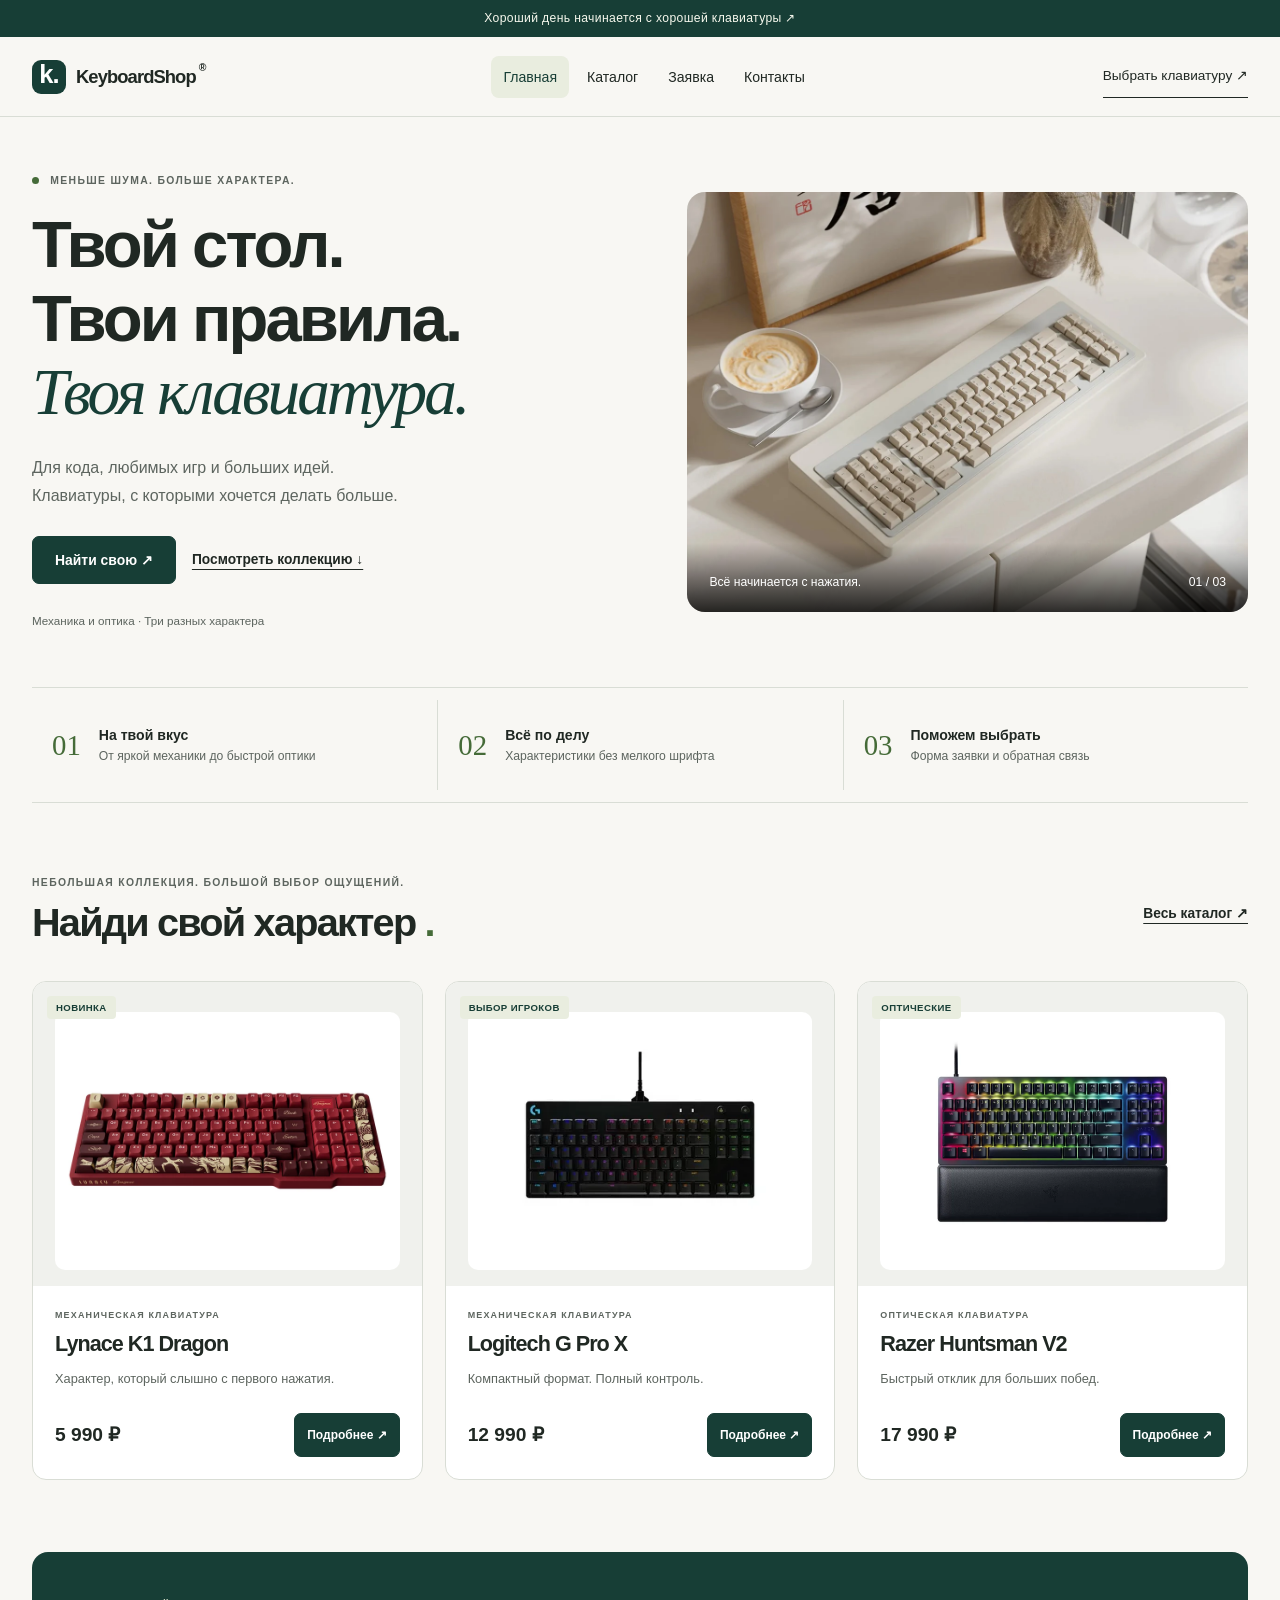
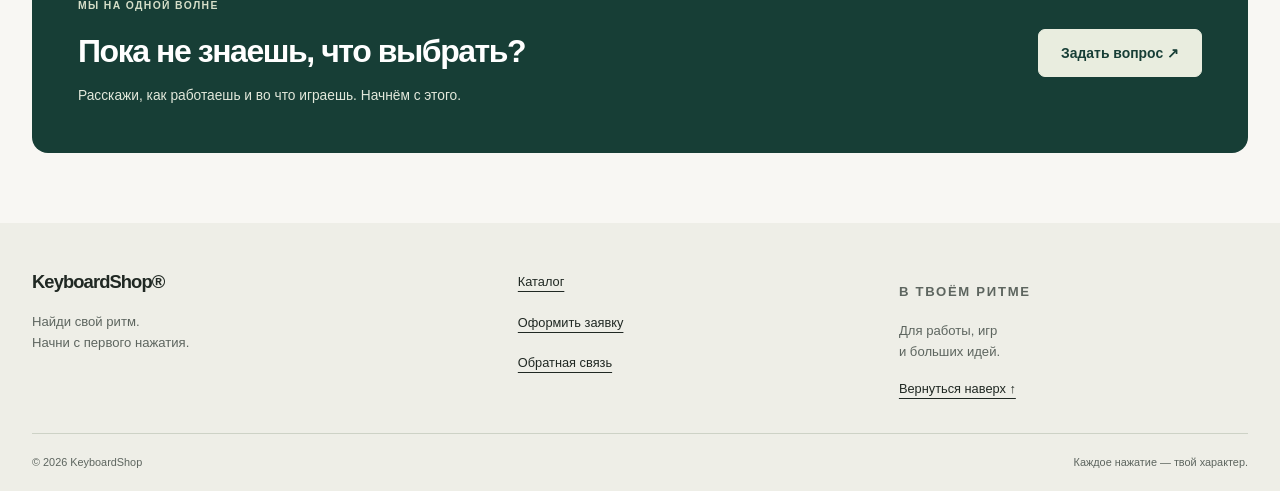
<file: index.html>
<!doctype html>
<html lang="ru">
  <head>
    <meta charset="utf-8" />
    <meta content="width=device-width, initial-scale=1.0" name="viewport" />
    <meta
      content="Механические и оптические клавиатуры. Найдите свой характер в коллекции KeyboardShop."
      name="description"
    />
    <meta content="#173e36" name="theme-color" />
    <title>Клавиатуры с характером — KeyboardShop</title>
    <link href="images/favicon.svg" rel="icon" type="image/svg+xml" />
    <link href="css/style.css" rel="stylesheet" />
    <link href="css/responsive.css" rel="stylesheet" />
    <script defer="" src="js/main.js"></script>
  </head>
  <body id="top">
    <a class="skip-link" href="#main"> Перейти к содержимому </a>
    <div class="announcement">Хороший день начинается с хорошей клавиатуры ↗</div>
    <header class="site-header">
      <div class="container site-header__inner">
        <a class="site-logo" href="index.html">
          <span aria-hidden="true" class="logo-key"> k. </span>
          KeyboardShop
          <span aria-hidden="true" class="logo-dot"> ® </span>
        </a>
        <details class="nav-menu">
          <summary>
            Меню
            <span aria-hidden="true"> ☰ </span>
          </summary>
          <nav aria-label="Основная навигация">
            <ul class="site-nav__list">
              <li>
                <a aria-current="page" href="index.html"> Главная </a>
              </li>
              <li>
                <a href="catalog.html"> Каталог </a>
              </li>
              <li>
                <a href="order.html"> Заявка </a>
              </li>
              <li>
                <a href="contacts.html"> Контакты </a>
              </li>
            </ul>
          </nav>
        </details>
        <a class="header-link" href="catalog.html"> Выбрать клавиатуру ↗ </a>
      </div>
    </header>
    <main class="container" id="main" tabindex="-1">
      <section class="hero">
        <div class="hero__content">
          <p class="eyebrow">
            <span class="status-dot"> </span>
            Меньше шума. Больше характера.
          </p>
          <h1>
            Твой стол.
            <br />
            Твои правила.
            <br />
            <em> Твоя клавиатура. </em>
          </h1>
          <p class="hero__description">
            Для кода, любимых игр и больших идей.
            <br />
            Клавиатуры, с которыми хочется делать больше.
          </p>
          <div class="hero__actions">
            <a class="button" href="catalog.html"> Найти свою ↗ </a>
            <a class="text-link" href="#popular"> Посмотреть коллекцию ↓ </a>
          </div>
          <p class="hero__footnote">Механика и оптика · Три разных характера</p>
        </div>
        <div class="hero__visual">
          <picture>
            <source
              media="(min-width: 768px)"
              srcset="images/hero-studio-1200.webp"
              type="image/webp"
            />
            <source srcset="images/hero-studio-640.webp" type="image/webp" />
            <img
              alt="Кремовая механическая клавиатура в алюминиевом корпусе на светлом столе рядом с чашкой кофе"
              fetchpriority="high"
              height="900"
              src="images/hero-studio.jpg"
              width="1200"
            />
          </picture>
          <div class="hero__caption">
            <span> Всё начинается с нажатия. </span>
            <span aria-hidden="true"> 01 / 03 </span>
          </div>
        </div>
      </section>
      <section aria-label="Почему KeyboardShop" class="advantages" id="advantages">
        <div>
          <span class="feature-number"> 01 </span>
          <p>
            <strong> На твой вкус </strong>
            <br />
            От яркой механики до быстрой оптики
          </p>
        </div>
        <div>
          <span class="feature-number"> 02 </span>
          <p>
            <strong> Всё по делу </strong>
            <br />
            Характеристики без мелкого шрифта
          </p>
        </div>
        <div>
          <span class="feature-number"> 03 </span>
          <p>
            <strong> Поможем выбрать </strong>
            <br />
            Форма заявки и обратная связь
          </p>
        </div>
      </section>
      <section class="section" id="popular">
        <div class="section-heading">
          <div>
            <p class="eyebrow">Небольшая коллекция. Большой выбор ощущений.</p>
            <h2>
              Найди свой характер
              <span class="accent"> . </span>
            </h2>
          </div>
          <a class="text-link" href="catalog.html"> Весь каталог ↗ </a>
        </div>
        <div class="products-grid">
          <article class="product-card" data-kind="mechanical" data-price="5990">
            <div class="product-card__image-wrap">
              <span class="product-card__badge"> Новинка </span>
              <picture>
                <source
                  sizes="(min-width: 1024px) 350px, (min-width: 640px) 45vw, 90vw"
                  srcset="
                    images/product-1-light-320.webp   320w,
                    images/product-1-light-800.webp   800w,
                    images/product-1-light-1200.webp 1200w
                  "
                  type="image/webp"
                />
                <img
                  alt="Красная механическая клавиатура с золотым рисунком дракона на светлом фоне"
                  class="product-card__image"
                  height="750"
                  loading="lazy"
                  src="images/product-1-light.jpg"
                  width="1200"
                />
              </picture>
            </div>
            <div class="product-card__body">
              <p class="eyebrow">Механическая клавиатура</p>
              <h3 class="product-card__title">
                <a href="product-1.html"> Lynace K1 Dragon </a>
              </h3>
              <p class="product-card__description">Характер, который слышно с первого нажатия.</p>
              <div class="product-card__bottom">
                <p class="product-card__price">5 990 ₽</p>
                <a
                  aria-label="Подробнее о Lynace K1 Dragon"
                  class="button button--small"
                  href="product-1.html"
                >
                  Подробнее ↗
                </a>
              </div>
            </div>
          </article>
          <article class="product-card" data-kind="mechanical" data-price="12990">
            <div class="product-card__image-wrap">
              <span class="product-card__badge"> Выбор игроков </span>
              <picture>
                <source
                  sizes="(min-width: 1024px) 350px, (min-width: 640px) 45vw, 90vw"
                  srcset="images/product-2-320.webp 320w"
                  type="image/webp"
                />
                <img
                  alt="Logitech G Pro X — клавиатура из каталога"
                  class="product-card__image"
                  height="320"
                  loading="lazy"
                  src="images/product-2.jpg"
                  width="320"
                />
              </picture>
            </div>
            <div class="product-card__body">
              <p class="eyebrow">Механическая клавиатура</p>
              <h3 class="product-card__title">
                <a href="product-2.html"> Logitech G Pro X </a>
              </h3>
              <p class="product-card__description">Компактный формат. Полный контроль.</p>
              <div class="product-card__bottom">
                <p class="product-card__price">12 990 ₽</p>
                <a
                  aria-label="Подробнее о Logitech G Pro X"
                  class="button button--small"
                  href="product-2.html"
                >
                  Подробнее ↗
                </a>
              </div>
            </div>
          </article>
          <article class="product-card" data-kind="optical" data-price="17990">
            <div class="product-card__image-wrap">
              <span class="product-card__badge"> Оптические </span>
              <picture>
                <source
                  sizes="(min-width: 1024px) 350px, (min-width: 640px) 45vw, 90vw"
                  srcset="images/product-3-320.webp 320w, images/product-3-800.webp 800w"
                  type="image/webp"
                />
                <img
                  alt="Razer Huntsman V2 — клавиатура из каталога"
                  class="product-card__image"
                  height="800"
                  loading="lazy"
                  src="images/product-3.jpg"
                  width="800"
                />
              </picture>
            </div>
            <div class="product-card__body">
              <p class="eyebrow">Оптическая клавиатура</p>
              <h3 class="product-card__title">
                <a href="product.html"> Razer Huntsman V2 </a>
              </h3>
              <p class="product-card__description">Быстрый отклик для больших побед.</p>
              <div class="product-card__bottom">
                <p class="product-card__price">17 990 ₽</p>
                <a
                  aria-label="Подробнее о Razer Huntsman V2"
                  class="button button--small"
                  href="product.html"
                >
                  Подробнее ↗
                </a>
              </div>
            </div>
          </article>
        </div>
      </section>
      <section class="help-banner">
        <div>
          <p class="eyebrow">Мы на одной волне</p>
          <h2>Пока не знаешь, что выбрать?</h2>
          <p>Расскажи, как работаешь и во что играешь. Начнём с этого.</p>
        </div>
        <a class="button button--light" href="contacts.html#feedback"> Задать вопрос ↗ </a>
      </section>
    </main>
    <footer class="site-footer" id="contacts">
      <div class="container footer-grid">
        <div>
          <a class="site-logo" href="index.html"> KeyboardShop® </a>
          <p>
            Найди свой ритм.
            <br />
            Начни с первого нажатия.
          </p>
        </div>
        <nav aria-label="Навигация в подвале">
          <a href="catalog.html"> Каталог </a>
          <a href="order.html"> Оформить заявку </a>
          <a href="contacts.html#feedback"> Обратная связь </a>
        </nav>
        <div>
          <p class="eyebrow">В твоём ритме</p>
          <p>
            Для работы, игр
            <br />
            и больших идей.
          </p>
          <a href="#top"> Вернуться наверх ↑ </a>
        </div>
      </div>
      <div class="container footer-bottom">
        <span> © 2026 KeyboardShop </span>
        <span> Каждое нажатие — твой характер. </span>
      </div>
    </footer>
    <dialog aria-labelledby="dialog-title" class="order-dialog" id="order-dialog">
      <div class="dialog-heading">
        <h2 id="dialog-title">Быстрая заявка</h2>
        <button aria-label="Закрыть окно" class="icon-button" data-close-dialog="" type="button">
          ×
        </button>
      </div>
      <p id="dialog-product"></p>
      <form class="order-form" data-request-form="">
        <input name="product" type="hidden" />
        <div class="form-field">
          <label for="quick-name"> Ваше имя * </label>
          <input autocomplete="name" id="quick-name" minlength="2" name="name" required="" />
        </div>
        <div class="form-field">
          <label for="quick-email"> Электронная почта * </label>
          <input autocomplete="email" id="quick-email" name="email" required="" type="email" />
        </div>
        <button class="button form-field--wide" type="submit">Проверить заявку</button>
        <p class="form-status form-field--wide" role="status" tabindex="-1"></p>
      </form>
    </dialog>
  </body>
</html>
</file>
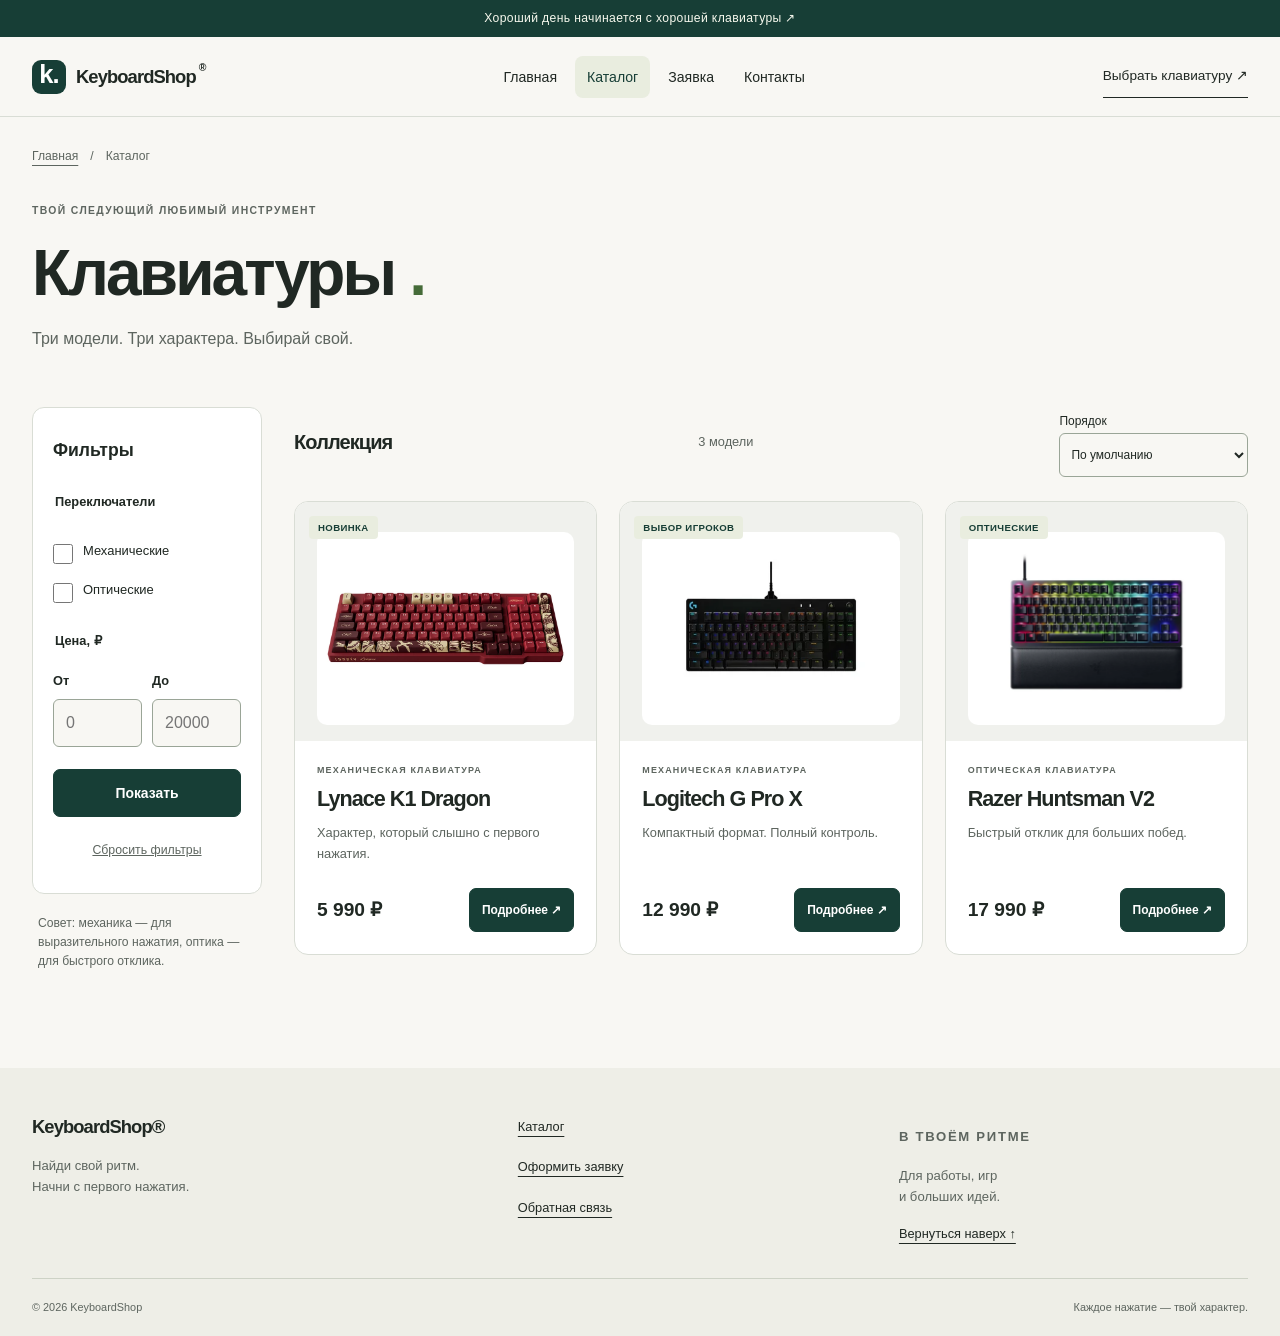
<file: catalog.html>
<!doctype html>
<html lang="ru">
  <head>
    <meta charset="utf-8" />
    <meta content="width=device-width, initial-scale=1.0" name="viewport" />
    <meta
      content="Механические и оптические клавиатуры: фильтры по переключателям и цене."
      name="description"
    />
    <meta content="#173e36" name="theme-color" />
    <title>Каталог клавиатур — KeyboardShop</title>
    <link href="images/favicon.svg" rel="icon" type="image/svg+xml" />
    <link href="css/style.css" rel="stylesheet" />
    <link href="css/responsive.css" rel="stylesheet" />
    <script defer="" src="js/main.js"></script>
  </head>
  <body id="top">
    <a class="skip-link" href="#main"> Перейти к содержимому </a>
    <div class="announcement">Хороший день начинается с хорошей клавиатуры ↗</div>
    <header class="site-header">
      <div class="container site-header__inner">
        <a class="site-logo" href="index.html">
          <span aria-hidden="true" class="logo-key"> k. </span>
          KeyboardShop
          <span aria-hidden="true" class="logo-dot"> ® </span>
        </a>
        <details class="nav-menu">
          <summary>
            Меню
            <span aria-hidden="true"> ☰ </span>
          </summary>
          <nav aria-label="Основная навигация">
            <ul class="site-nav__list">
              <li>
                <a href="index.html"> Главная </a>
              </li>
              <li>
                <a aria-current="page" href="catalog.html"> Каталог </a>
              </li>
              <li>
                <a href="order.html"> Заявка </a>
              </li>
              <li>
                <a href="contacts.html"> Контакты </a>
              </li>
            </ul>
          </nav>
        </details>
        <a class="header-link" href="catalog.html"> Выбрать клавиатуру ↗ </a>
      </div>
    </header>
    <main class="container" id="main" tabindex="-1">
      <nav aria-label="Хлебные крошки" class="breadcrumbs">
        <a href="index.html"> Главная </a>
        <span aria-hidden="true"> / </span>
        <span> Каталог </span>
      </nav>
      <section class="page-heading">
        <p class="eyebrow">Твой следующий любимый инструмент</p>
        <h1>
          Клавиатуры
          <span class="accent"> . </span>
        </h1>
        <p>Три модели. Три характера. Выбирай свой.</p>
      </section>
      <div class="catalog-layout">
        <aside class="catalog-filters">
          <details class="filter-panel" open="">
            <summary>
              Фильтры
              <span aria-hidden="true"> ＋ </span>
            </summary>
            <form id="filters-form">
              <fieldset>
                <legend>Переключатели</legend>
                <label class="checkbox">
                  <input name="kind" type="checkbox" value="mechanical" />
                  Механические
                </label>
                <label class="checkbox">
                  <input name="kind" type="checkbox" value="optical" />
                  Оптические
                </label>
              </fieldset>
              <fieldset>
                <legend>Цена, ₽</legend>
                <div class="price-fields">
                  <div class="form-field">
                    <label for="price-from"> От </label>
                    <input id="price-from" min="0" name="min" placeholder="0" type="number" />
                  </div>
                  <div class="form-field">
                    <label for="price-to"> До </label>
                    <input id="price-to" min="0" name="max" placeholder="20000" type="number" />
                  </div>
                </div>
              </fieldset>
              <div class="filter-actions">
                <button class="button" type="submit">Показать</button>
                <button class="text-button" type="reset">Сбросить фильтры</button>
              </div>
            </form>
          </details>
          <p class="filter-note">
            Совет: механика — для выразительного нажатия, оптика — для быстрого отклика.
          </p>
        </aside>
        <section aria-labelledby="collection-title" class="catalog-products">
          <div class="catalog-toolbar">
            <h2 id="collection-title">Коллекция</h2>
            <p id="result-count" role="status">3 модели</p>
            <div>
              <label for="sort"> Порядок </label>
              <select id="sort">
                <option value="default">По умолчанию</option>
                <option value="asc">Сначала дешевле</option>
                <option value="desc">Сначала дороже</option>
              </select>
            </div>
          </div>
          <div class="products-grid" id="catalog-grid">
            <article class="product-card" data-kind="mechanical" data-price="5990">
              <div class="product-card__image-wrap">
                <span class="product-card__badge"> Новинка </span>
                <picture>
                  <source
                    sizes="(min-width: 1024px) 350px, (min-width: 640px) 45vw, 90vw"
                    srcset="
                      images/product-1-light-320.webp   320w,
                      images/product-1-light-800.webp   800w,
                      images/product-1-light-1200.webp 1200w
                    "
                    type="image/webp"
                  />
                  <img
                    alt="Красная механическая клавиатура с золотым рисунком дракона на светлом фоне"
                    class="product-card__image"
                    height="750"
                    loading="lazy"
                    src="images/product-1-light.jpg"
                    width="1200"
                  />
                </picture>
              </div>
              <div class="product-card__body">
                <p class="eyebrow">Механическая клавиатура</p>
                <h3 class="product-card__title">
                  <a href="product-1.html"> Lynace K1 Dragon </a>
                </h3>
                <p class="product-card__description">Характер, который слышно с первого нажатия.</p>
                <div class="product-card__bottom">
                  <p class="product-card__price">5 990 ₽</p>
                  <a
                    aria-label="Подробнее о Lynace K1 Dragon"
                    class="button button--small"
                    href="product-1.html"
                  >
                    Подробнее ↗
                  </a>
                </div>
              </div>
            </article>
            <article class="product-card" data-kind="mechanical" data-price="12990">
              <div class="product-card__image-wrap">
                <span class="product-card__badge"> Выбор игроков </span>
                <picture>
                  <source
                    sizes="(min-width: 1024px) 350px, (min-width: 640px) 45vw, 90vw"
                    srcset="images/product-2-320.webp 320w"
                    type="image/webp"
                  />
                  <img
                    alt="Logitech G Pro X — клавиатура из каталога"
                    class="product-card__image"
                    height="320"
                    loading="lazy"
                    src="images/product-2.jpg"
                    width="320"
                  />
                </picture>
              </div>
              <div class="product-card__body">
                <p class="eyebrow">Механическая клавиатура</p>
                <h3 class="product-card__title">
                  <a href="product-2.html"> Logitech G Pro X </a>
                </h3>
                <p class="product-card__description">Компактный формат. Полный контроль.</p>
                <div class="product-card__bottom">
                  <p class="product-card__price">12 990 ₽</p>
                  <a
                    aria-label="Подробнее о Logitech G Pro X"
                    class="button button--small"
                    href="product-2.html"
                  >
                    Подробнее ↗
                  </a>
                </div>
              </div>
            </article>
            <article class="product-card" data-kind="optical" data-price="17990">
              <div class="product-card__image-wrap">
                <span class="product-card__badge"> Оптические </span>
                <picture>
                  <source
                    sizes="(min-width: 1024px) 350px, (min-width: 640px) 45vw, 90vw"
                    srcset="images/product-3-320.webp 320w, images/product-3-800.webp 800w"
                    type="image/webp"
                  />
                  <img
                    alt="Razer Huntsman V2 — клавиатура из каталога"
                    class="product-card__image"
                    height="800"
                    loading="lazy"
                    src="images/product-3.jpg"
                    width="800"
                  />
                </picture>
              </div>
              <div class="product-card__body">
                <p class="eyebrow">Оптическая клавиатура</p>
                <h3 class="product-card__title">
                  <a href="product.html"> Razer Huntsman V2 </a>
                </h3>
                <p class="product-card__description">Быстрый отклик для больших побед.</p>
                <div class="product-card__bottom">
                  <p class="product-card__price">17 990 ₽</p>
                  <a
                    aria-label="Подробнее о Razer Huntsman V2"
                    class="button button--small"
                    href="product.html"
                  >
                    Подробнее ↗
                  </a>
                </div>
              </div>
            </article>
          </div>
          <p class="empty-state" hidden="" id="empty-state">
            Ничего не найдено. Измените цену или сбросьте фильтры.
          </p>
        </section>
      </div>
    </main>
    <footer class="site-footer" id="contacts">
      <div class="container footer-grid">
        <div>
          <a class="site-logo" href="index.html"> KeyboardShop® </a>
          <p>
            Найди свой ритм.
            <br />
            Начни с первого нажатия.
          </p>
        </div>
        <nav aria-label="Навигация в подвале">
          <a href="catalog.html"> Каталог </a>
          <a href="order.html"> Оформить заявку </a>
          <a href="contacts.html#feedback"> Обратная связь </a>
        </nav>
        <div>
          <p class="eyebrow">В твоём ритме</p>
          <p>
            Для работы, игр
            <br />
            и больших идей.
          </p>
          <a href="#top"> Вернуться наверх ↑ </a>
        </div>
      </div>
      <div class="container footer-bottom">
        <span> © 2026 KeyboardShop </span>
        <span> Каждое нажатие — твой характер. </span>
      </div>
    </footer>
    <dialog aria-labelledby="dialog-title" class="order-dialog" id="order-dialog">
      <div class="dialog-heading">
        <h2 id="dialog-title">Быстрая заявка</h2>
        <button aria-label="Закрыть окно" class="icon-button" data-close-dialog="" type="button">
          ×
        </button>
      </div>
      <p id="dialog-product"></p>
      <form class="order-form" data-request-form="">
        <input name="product" type="hidden" />
        <div class="form-field">
          <label for="quick-name"> Ваше имя * </label>
          <input autocomplete="name" id="quick-name" minlength="2" name="name" required="" />
        </div>
        <div class="form-field">
          <label for="quick-email"> Электронная почта * </label>
          <input autocomplete="email" id="quick-email" name="email" required="" type="email" />
        </div>
        <button class="button form-field--wide" type="submit">Проверить заявку</button>
        <p class="form-status form-field--wide" role="status" tabindex="-1"></p>
      </form>
    </dialog>
  </body>
</html>
</file>
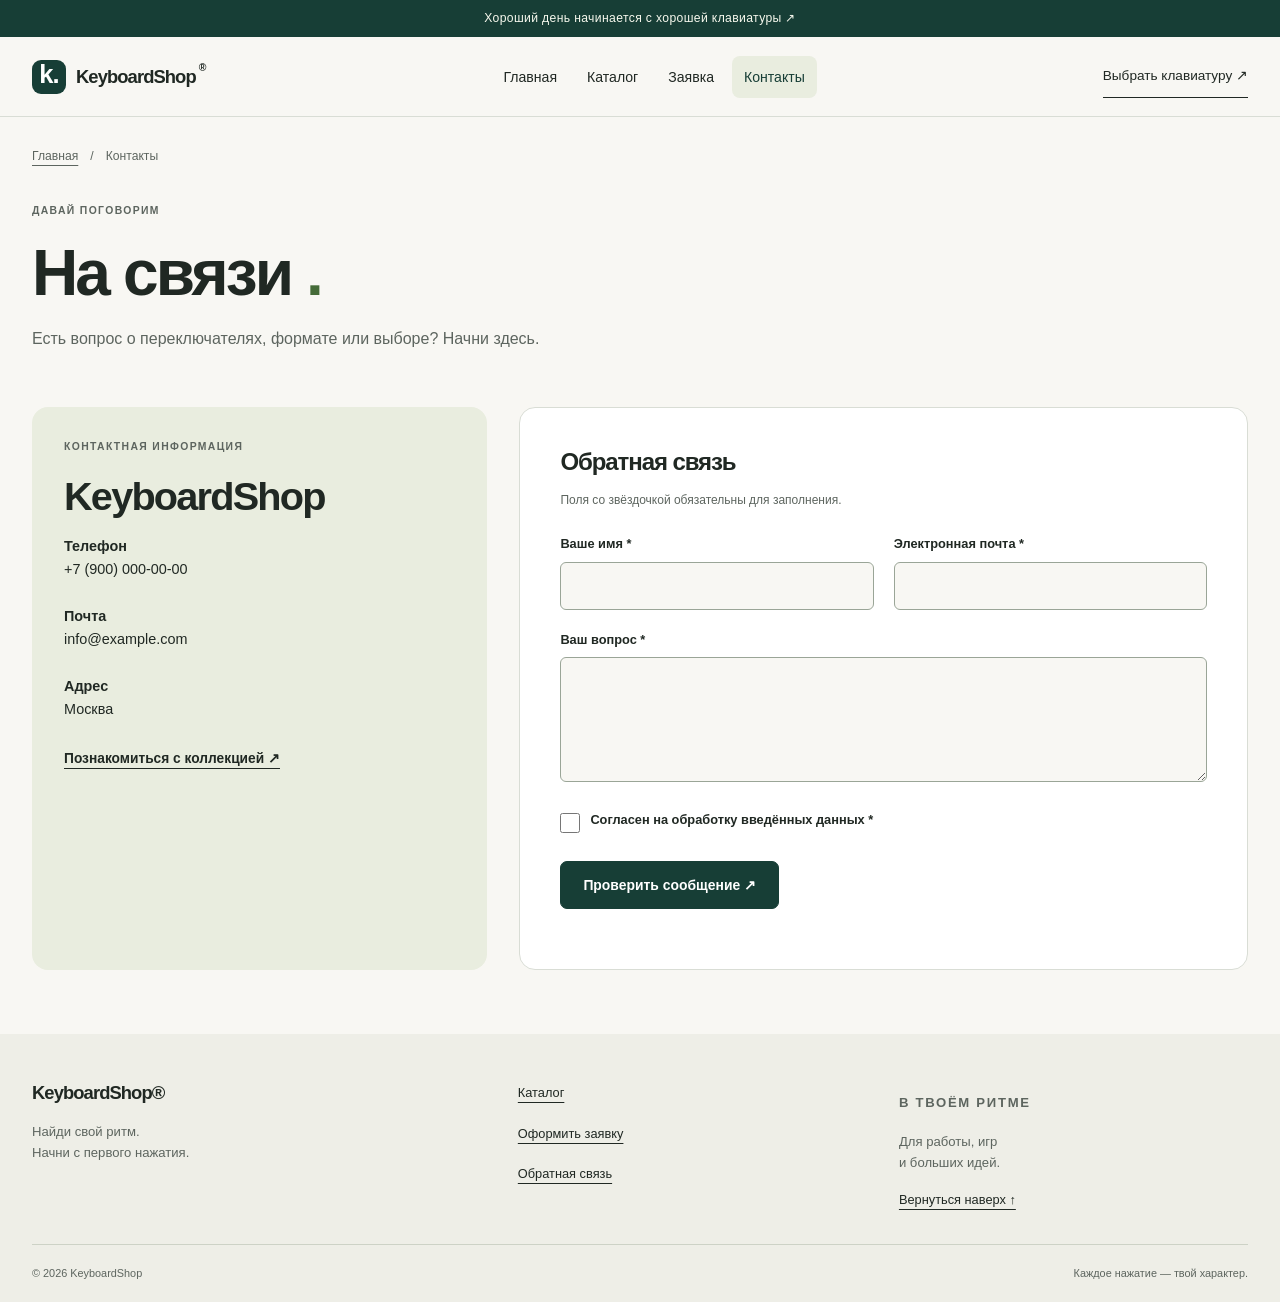
<file: contacts.html>
<!doctype html>
<html lang="ru">
  <head>
    <meta charset="utf-8" />
    <meta content="width=device-width, initial-scale=1.0" name="viewport" />
    <meta
      content="Контактная информация и доступная форма обратной связи KeyboardShop."
      name="description"
    />
    <meta content="#173e36" name="theme-color" />
    <title>Контакты — KeyboardShop</title>
    <link href="images/favicon.svg" rel="icon" type="image/svg+xml" />
    <link href="css/style.css" rel="stylesheet" />
    <link href="css/responsive.css" rel="stylesheet" />
    <script defer="" src="js/main.js"></script>
  </head>
  <body id="top">
    <a class="skip-link" href="#main"> Перейти к содержимому </a>
    <div class="announcement">Хороший день начинается с хорошей клавиатуры ↗</div>
    <header class="site-header">
      <div class="container site-header__inner">
        <a class="site-logo" href="index.html">
          <span aria-hidden="true" class="logo-key"> k. </span>
          KeyboardShop
          <span aria-hidden="true" class="logo-dot"> ® </span>
        </a>
        <details class="nav-menu">
          <summary>
            Меню
            <span aria-hidden="true"> ☰ </span>
          </summary>
          <nav aria-label="Основная навигация">
            <ul class="site-nav__list">
              <li>
                <a href="index.html"> Главная </a>
              </li>
              <li>
                <a href="catalog.html"> Каталог </a>
              </li>
              <li>
                <a href="order.html"> Заявка </a>
              </li>
              <li>
                <a aria-current="page" href="contacts.html"> Контакты </a>
              </li>
            </ul>
          </nav>
        </details>
        <a class="header-link" href="catalog.html"> Выбрать клавиатуру ↗ </a>
      </div>
    </header>
    <main class="container" id="main" tabindex="-1">
      <nav aria-label="Хлебные крошки" class="breadcrumbs">
        <a href="index.html"> Главная </a>
        <span aria-hidden="true"> / </span>
        <span> Контакты </span>
      </nav>
      <section class="page-heading">
        <p class="eyebrow">Давай поговорим</p>
        <h1>
          На связи
          <span class="accent"> . </span>
        </h1>
        <p>Есть вопрос о переключателях, формате или выборе? Начни здесь.</p>
      </section>
      <div class="contact-grid">
        <section class="contact-card">
          <p class="eyebrow">Контактная информация</p>
          <h2>KeyboardShop</h2>
          <address>
            <p>
              <strong> Телефон </strong>
              <br />
              +7 (900) 000-00-00
            </p>
            <p>
              <strong> Почта </strong>
              <br />
              info@example.com
            </p>
            <p>
              <strong> Адрес </strong>
              <br />
              Москва
            </p>
          </address>
          <a class="text-link" href="catalog.html"> Познакомиться с коллекцией ↗ </a>
        </section>
        <section class="form-card" id="feedback">
          <h2>Обратная связь</h2>
          <p class="form-note">Поля со звёздочкой обязательны для заполнения.</p>
          <form class="order-form" data-request-form="">
            <div class="form-field">
              <label for="feedback-name"> Ваше имя * </label>
              <input autocomplete="name" id="feedback-name" minlength="2" name="name" required="" />
            </div>
            <div class="form-field">
              <label for="feedback-email"> Электронная почта * </label>
              <input
                autocomplete="email"
                id="feedback-email"
                name="email"
                required=""
                type="email"
              />
            </div>
            <div class="form-field form-field--wide">
              <label for="feedback-comment"> Ваш вопрос * </label>
              <textarea
                id="feedback-comment"
                minlength="5"
                name="comment"
                required=""
                rows="4"
              ></textarea>
            </div>
            <div class="form-field form-field--wide">
              <label class="checkbox">
                <input name="agreement" required="" type="checkbox" />
                Согласен на обработку введённых данных *
              </label>
            </div>
            <div class="form-actions form-field--wide">
              <button class="button" type="submit">Проверить сообщение ↗</button>
            </div>
            <p class="form-status form-field--wide" role="status" tabindex="-1"></p>
          </form>
        </section>
      </div>
    </main>
    <footer class="site-footer" id="contacts">
      <div class="container footer-grid">
        <div>
          <a class="site-logo" href="index.html"> KeyboardShop® </a>
          <p>
            Найди свой ритм.
            <br />
            Начни с первого нажатия.
          </p>
        </div>
        <nav aria-label="Навигация в подвале">
          <a href="catalog.html"> Каталог </a>
          <a href="order.html"> Оформить заявку </a>
          <a href="contacts.html#feedback"> Обратная связь </a>
        </nav>
        <div>
          <p class="eyebrow">В твоём ритме</p>
          <p>
            Для работы, игр
            <br />
            и больших идей.
          </p>
          <a href="#top"> Вернуться наверх ↑ </a>
        </div>
      </div>
      <div class="container footer-bottom">
        <span> © 2026 KeyboardShop </span>
        <span> Каждое нажатие — твой характер. </span>
      </div>
    </footer>
    <dialog aria-labelledby="dialog-title" class="order-dialog" id="order-dialog">
      <div class="dialog-heading">
        <h2 id="dialog-title">Быстрая заявка</h2>
        <button aria-label="Закрыть окно" class="icon-button" data-close-dialog="" type="button">
          ×
        </button>
      </div>
      <p id="dialog-product"></p>
      <form class="order-form" data-request-form="">
        <input name="product" type="hidden" />
        <div class="form-field">
          <label for="quick-name"> Ваше имя * </label>
          <input autocomplete="name" id="quick-name" minlength="2" name="name" required="" />
        </div>
        <div class="form-field">
          <label for="quick-email"> Электронная почта * </label>
          <input autocomplete="email" id="quick-email" name="email" required="" type="email" />
        </div>
        <button class="button form-field--wide" type="submit">Проверить заявку</button>
        <p class="form-status form-field--wide" role="status" tabindex="-1"></p>
      </form>
    </dialog>
  </body>
</html>
</file>
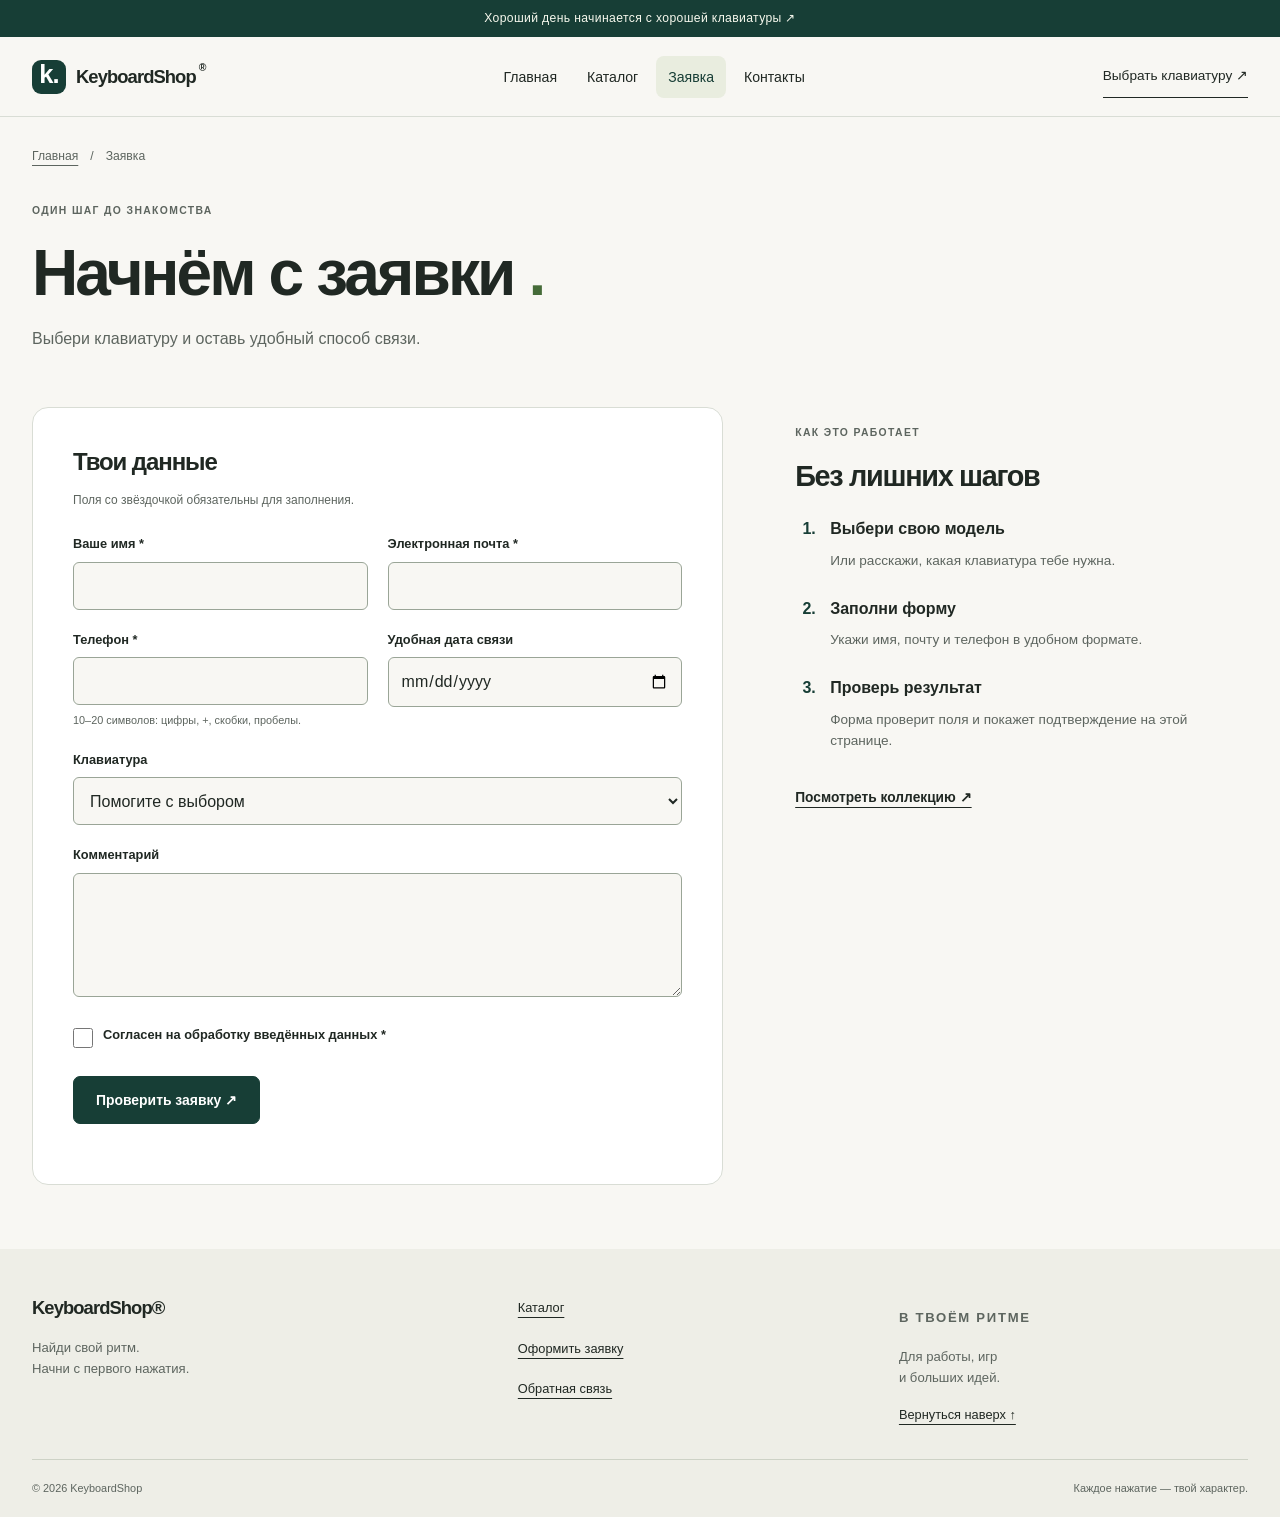
<file: order.html>
<!doctype html>
<html lang="ru">
  <head>
    <meta charset="utf-8" />
    <meta content="width=device-width, initial-scale=1.0" name="viewport" />
    <meta
      content="Оформление заявки на клавиатуру: выберите модель и укажите удобный способ связи."
      name="description"
    />
    <meta content="#173e36" name="theme-color" />
    <title>Оформление заявки — KeyboardShop</title>
    <link href="images/favicon.svg" rel="icon" type="image/svg+xml" />
    <link href="css/style.css" rel="stylesheet" />
    <link href="css/responsive.css" rel="stylesheet" />
    <script defer="" src="js/main.js"></script>
  </head>
  <body id="top">
    <a class="skip-link" href="#main"> Перейти к содержимому </a>
    <div class="announcement">Хороший день начинается с хорошей клавиатуры ↗</div>
    <header class="site-header">
      <div class="container site-header__inner">
        <a class="site-logo" href="index.html">
          <span aria-hidden="true" class="logo-key"> k. </span>
          KeyboardShop
          <span aria-hidden="true" class="logo-dot"> ® </span>
        </a>
        <details class="nav-menu">
          <summary>
            Меню
            <span aria-hidden="true"> ☰ </span>
          </summary>
          <nav aria-label="Основная навигация">
            <ul class="site-nav__list">
              <li>
                <a href="index.html"> Главная </a>
              </li>
              <li>
                <a href="catalog.html"> Каталог </a>
              </li>
              <li>
                <a aria-current="page" href="order.html"> Заявка </a>
              </li>
              <li>
                <a href="contacts.html"> Контакты </a>
              </li>
            </ul>
          </nav>
        </details>
        <a class="header-link" href="catalog.html"> Выбрать клавиатуру ↗ </a>
      </div>
    </header>
    <main class="container" id="main" tabindex="-1">
      <nav aria-label="Хлебные крошки" class="breadcrumbs">
        <a href="index.html"> Главная </a>
        <span aria-hidden="true"> / </span>
        <span> Заявка </span>
      </nav>
      <section class="page-heading">
        <p class="eyebrow">Один шаг до знакомства</p>
        <h1>
          Начнём с заявки
          <span class="accent"> . </span>
        </h1>
        <p>Выбери клавиатуру и оставь удобный способ связи.</p>
      </section>
      <div class="form-layout">
        <section aria-labelledby="order-heading" class="form-card">
          <h2 id="order-heading">Твои данные</h2>
          <p class="form-note">Поля со звёздочкой обязательны для заполнения.</p>
          <form class="order-form" data-request-form="">
            <div class="form-field">
              <label for="order-name"> Ваше имя * </label>
              <input autocomplete="name" id="order-name" minlength="2" name="name" required="" />
            </div>
            <div class="form-field">
              <label for="order-email"> Электронная почта * </label>
              <input autocomplete="email" id="order-email" name="email" required="" type="email" />
            </div>
            <div class="form-field">
              <label for="order-phone"> Телефон * </label>
              <input
                aria-describedby="order-phone-help"
                autocomplete="tel"
                id="order-phone"
                name="phone"
                pattern="[+0-9\(\) .\-]{10,20}"
                required=""
                type="tel"
              />
              <small id="order-phone-help"> 10–20 символов: цифры, +, скобки, пробелы. </small>
            </div>
            <div class="form-field">
              <label for="order-date"> Удобная дата связи </label>
              <input id="order-date" name="date" type="date" />
            </div>
            <div class="form-field form-field--wide">
              <label for="order-product"> Клавиатура </label>
              <select id="order-product" name="product">
                <option value="">Помогите с выбором</option>
                <option>Lynace K1 Dragon</option>
                <option>Logitech G Pro X</option>
                <option>Razer Huntsman V2</option>
              </select>
            </div>
            <div class="form-field form-field--wide">
              <label for="order-comment"> Комментарий </label>
              <textarea id="order-comment" name="comment" rows="4"></textarea>
            </div>
            <div class="form-field form-field--wide">
              <label class="checkbox">
                <input name="agreement" required="" type="checkbox" />
                Согласен на обработку введённых данных *
              </label>
            </div>
            <div class="form-actions form-field--wide">
              <button class="button" type="submit">Проверить заявку ↗</button>
            </div>
            <p class="form-status form-field--wide" role="status" tabindex="-1"></p>
          </form>
        </section>
        <aside class="order-aside">
          <p class="eyebrow">Как это работает</p>
          <h2>Без лишних шагов</h2>
          <ol class="steps">
            <li>
              <strong> Выбери свою модель </strong>
              <p>Или расскажи, какая клавиатура тебе нужна.</p>
            </li>
            <li>
              <strong> Заполни форму </strong>
              <p>Укажи имя, почту и телефон в удобном формате.</p>
            </li>
            <li>
              <strong> Проверь результат </strong>
              <p>Форма проверит поля и покажет подтверждение на этой странице.</p>
            </li>
          </ol>
          <a class="text-link" href="catalog.html"> Посмотреть коллекцию ↗ </a>
        </aside>
      </div>
    </main>
    <footer class="site-footer" id="contacts">
      <div class="container footer-grid">
        <div>
          <a class="site-logo" href="index.html"> KeyboardShop® </a>
          <p>
            Найди свой ритм.
            <br />
            Начни с первого нажатия.
          </p>
        </div>
        <nav aria-label="Навигация в подвале">
          <a href="catalog.html"> Каталог </a>
          <a href="order.html"> Оформить заявку </a>
          <a href="contacts.html#feedback"> Обратная связь </a>
        </nav>
        <div>
          <p class="eyebrow">В твоём ритме</p>
          <p>
            Для работы, игр
            <br />
            и больших идей.
          </p>
          <a href="#top"> Вернуться наверх ↑ </a>
        </div>
      </div>
      <div class="container footer-bottom">
        <span> © 2026 KeyboardShop </span>
        <span> Каждое нажатие — твой характер. </span>
      </div>
    </footer>
    <dialog aria-labelledby="dialog-title" class="order-dialog" id="order-dialog">
      <div class="dialog-heading">
        <h2 id="dialog-title">Быстрая заявка</h2>
        <button aria-label="Закрыть окно" class="icon-button" data-close-dialog="" type="button">
          ×
        </button>
      </div>
      <p id="dialog-product"></p>
      <form class="order-form" data-request-form="">
        <input name="product" type="hidden" />
        <div class="form-field">
          <label for="quick-name"> Ваше имя * </label>
          <input autocomplete="name" id="quick-name" minlength="2" name="name" required="" />
        </div>
        <div class="form-field">
          <label for="quick-email"> Электронная почта * </label>
          <input autocomplete="email" id="quick-email" name="email" required="" type="email" />
        </div>
        <button class="button form-field--wide" type="submit">Проверить заявку</button>
        <p class="form-status form-field--wide" role="status" tabindex="-1"></p>
      </form>
    </dialog>
  </body>
</html>
</file>
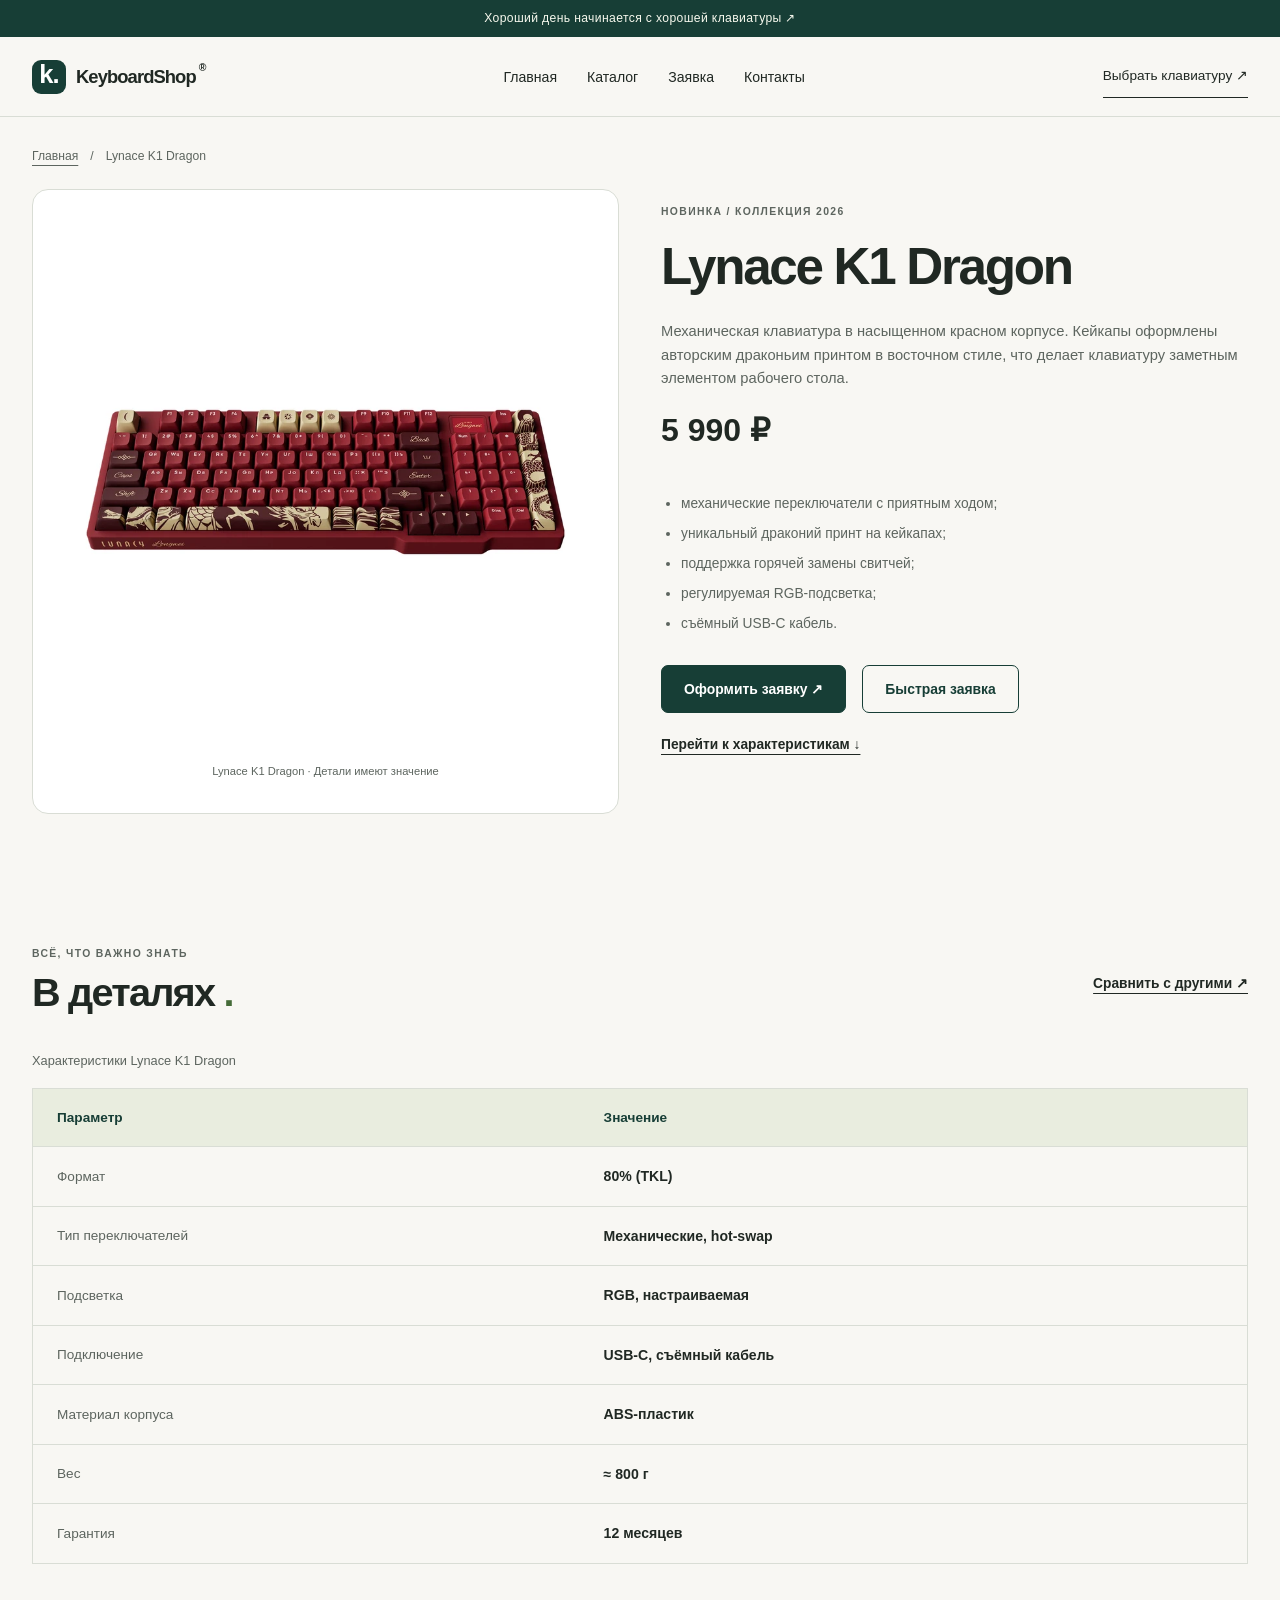
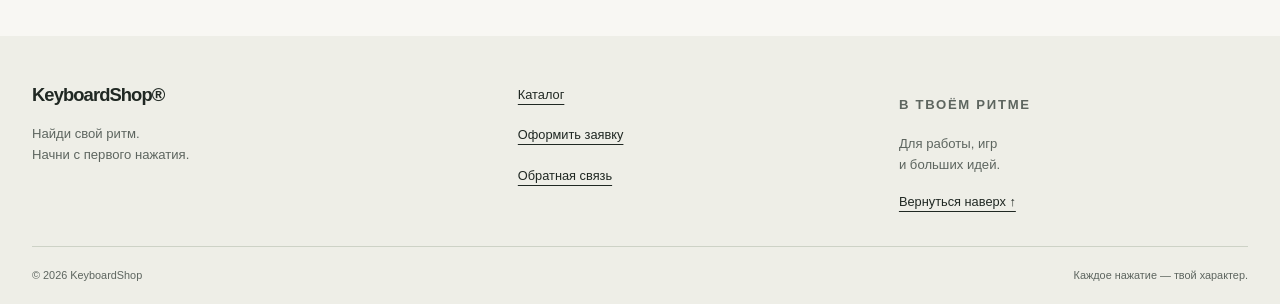
<file: product-1.html>
<!doctype html>
<html lang="ru">
  <head>
    <meta charset="utf-8" />
    <meta content="width=device-width, initial-scale=1.0" name="viewport" />
    <meta
      content="Механическая клавиатура в насыщенном красном корпусе. Кейкапы оформлены авторским драконьим принтом в восточном стиле, что делает клавиатуру заметным элементом рабочего стола."
      name="description"
    />
    <meta content="#173e36" name="theme-color" />
    <title>Lynace K1 Dragon — KeyboardShop</title>
    <link href="images/favicon.svg" rel="icon" type="image/svg+xml" />
    <link href="css/style.css" rel="stylesheet" />
    <link href="css/responsive.css" rel="stylesheet" />
    <script defer="" src="js/main.js"></script>
  </head>
  <body id="top">
    <a class="skip-link" href="#main"> Перейти к содержимому </a>
    <div class="announcement">Хороший день начинается с хорошей клавиатуры ↗</div>
    <header class="site-header">
      <div class="container site-header__inner">
        <a class="site-logo" href="index.html">
          <span aria-hidden="true" class="logo-key"> k. </span>
          KeyboardShop
          <span aria-hidden="true" class="logo-dot"> ® </span>
        </a>
        <details class="nav-menu">
          <summary>
            Меню
            <span aria-hidden="true"> ☰ </span>
          </summary>
          <nav aria-label="Основная навигация">
            <ul class="site-nav__list">
              <li>
                <a href="index.html"> Главная </a>
              </li>
              <li>
                <a href="catalog.html"> Каталог </a>
              </li>
              <li>
                <a href="order.html"> Заявка </a>
              </li>
              <li>
                <a href="contacts.html"> Контакты </a>
              </li>
            </ul>
          </nav>
        </details>
        <a class="header-link" href="catalog.html"> Выбрать клавиатуру ↗ </a>
      </div>
    </header>
    <main class="container" id="main" tabindex="-1">
      <nav aria-label="Хлебные крошки" class="breadcrumbs">
        <a href="index.html"> Главная </a>
        <span aria-hidden="true"> / </span>
        <span> Lynace K1 Dragon </span>
      </nav>
      <article class="product-detail">
        <div class="product-detail__media">
          <picture>
            <source
              sizes="(min-width: 1024px) 560px, 90vw"
              srcset="
                images/product-1-light-320.webp   320w,
                images/product-1-light-800.webp   800w,
                images/product-1-light-1200.webp 1200w
              "
              type="image/webp"
            />
            <img
              alt="Красная механическая клавиатура с золотым рисунком дракона на светлом фоне"
              class="product-detail__image"
              fetchpriority="high"
              height="750"
              src="images/product-1-light.jpg"
              width="1200"
            />
          </picture>
          <p class="media-note">Lynace K1 Dragon · Детали имеют значение</p>
        </div>
        <div class="product-detail__info">
          <p class="eyebrow">Новинка / Коллекция 2026</p>
          <h1>Lynace K1 Dragon</h1>
          <p class="product-detail__description">
            Механическая клавиатура в насыщенном красном корпусе. Кейкапы оформлены авторским
            драконьим принтом в восточном стиле, что делает клавиатуру заметным элементом рабочего
            стола.
          </p>
          <p class="product-detail__price">5 990 ₽</p>
          <ul class="product-detail__features">
            <li>механические переключатели с приятным ходом;</li>
            <li>уникальный драконий принт на кейкапах;</li>
            <li>поддержка горячей замены свитчей;</li>
            <li>регулируемая RGB-подсветка;</li>
            <li>съёмный USB-C кабель.</li>
          </ul>
          <div class="product-detail__actions">
            <a class="button" href="order.html?product=1"> Оформить заявку ↗ </a>
            <button class="button button--ghost" data-product="Lynace K1 Dragon" type="button">
              Быстрая заявка
            </button>
          </div>
          <a class="text-link" href="#specifications"> Перейти к характеристикам ↓ </a>
        </div>
      </article>
      <section class="section" id="specifications">
        <div class="section-heading">
          <div>
            <p class="eyebrow">Всё, что важно знать</p>
            <h2>
              В деталях
              <span class="accent"> . </span>
            </h2>
          </div>
          <a class="text-link" href="catalog.html"> Сравнить с другими ↗ </a>
        </div>
        <div class="table-wrap">
          <table class="spec-table" role="table">
            <caption>
              Характеристики Lynace K1 Dragon
            </caption>
            <thead>
              <tr>
                <th scope="col">Параметр</th>
                <th scope="col">Значение</th>
              </tr>
            </thead>
            <tbody>
              <tr>
                <th scope="row">Формат</th>
                <td>80% (TKL)</td>
              </tr>
              <tr>
                <th scope="row">Тип переключателей</th>
                <td>Механические, hot-swap</td>
              </tr>
              <tr>
                <th scope="row">Подсветка</th>
                <td>RGB, настраиваемая</td>
              </tr>
              <tr>
                <th scope="row">Подключение</th>
                <td>USB-C, съёмный кабель</td>
              </tr>
              <tr>
                <th scope="row">Материал корпуса</th>
                <td>ABS-пластик</td>
              </tr>
              <tr>
                <th scope="row">Вес</th>
                <td>≈ 800 г</td>
              </tr>
              <tr>
                <th scope="row">Гарантия</th>
                <td>12 месяцев</td>
              </tr>
            </tbody>
          </table>
        </div>
      </section>
    </main>
    <footer class="site-footer" id="contacts">
      <div class="container footer-grid">
        <div>
          <a class="site-logo" href="index.html"> KeyboardShop® </a>
          <p>
            Найди свой ритм.
            <br />
            Начни с первого нажатия.
          </p>
        </div>
        <nav aria-label="Навигация в подвале">
          <a href="catalog.html"> Каталог </a>
          <a href="order.html"> Оформить заявку </a>
          <a href="contacts.html#feedback"> Обратная связь </a>
        </nav>
        <div>
          <p class="eyebrow">В твоём ритме</p>
          <p>
            Для работы, игр
            <br />
            и больших идей.
          </p>
          <a href="#top"> Вернуться наверх ↑ </a>
        </div>
      </div>
      <div class="container footer-bottom">
        <span> © 2026 KeyboardShop </span>
        <span> Каждое нажатие — твой характер. </span>
      </div>
    </footer>
    <dialog aria-labelledby="dialog-title" class="order-dialog" id="order-dialog">
      <div class="dialog-heading">
        <h2 id="dialog-title">Быстрая заявка</h2>
        <button aria-label="Закрыть окно" class="icon-button" data-close-dialog="" type="button">
          ×
        </button>
      </div>
      <p id="dialog-product"></p>
      <form class="order-form" data-request-form="">
        <input name="product" type="hidden" />
        <div class="form-field">
          <label for="quick-name"> Ваше имя * </label>
          <input autocomplete="name" id="quick-name" minlength="2" name="name" required="" />
        </div>
        <div class="form-field">
          <label for="quick-email"> Электронная почта * </label>
          <input autocomplete="email" id="quick-email" name="email" required="" type="email" />
        </div>
        <button class="button form-field--wide" type="submit">Проверить заявку</button>
        <p class="form-status form-field--wide" role="status" tabindex="-1"></p>
      </form>
    </dialog>
  </body>
</html>
</file>
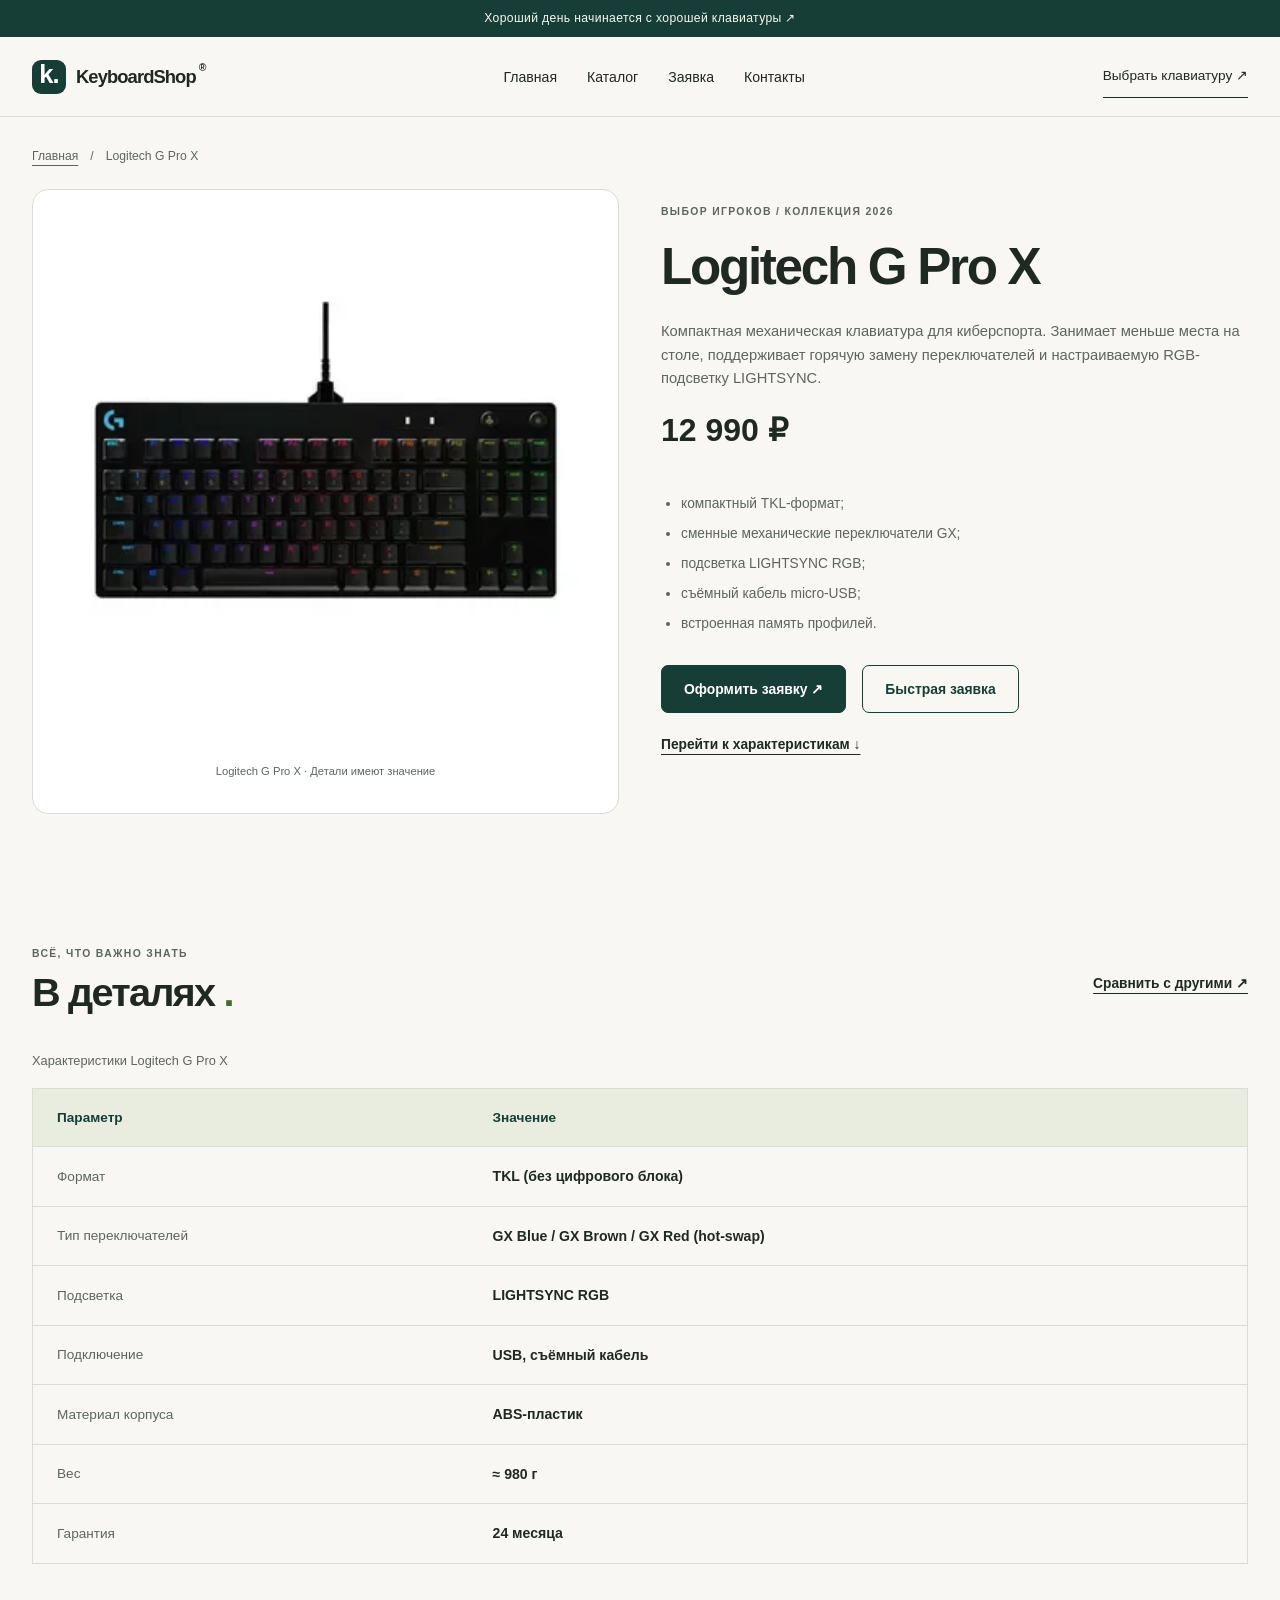
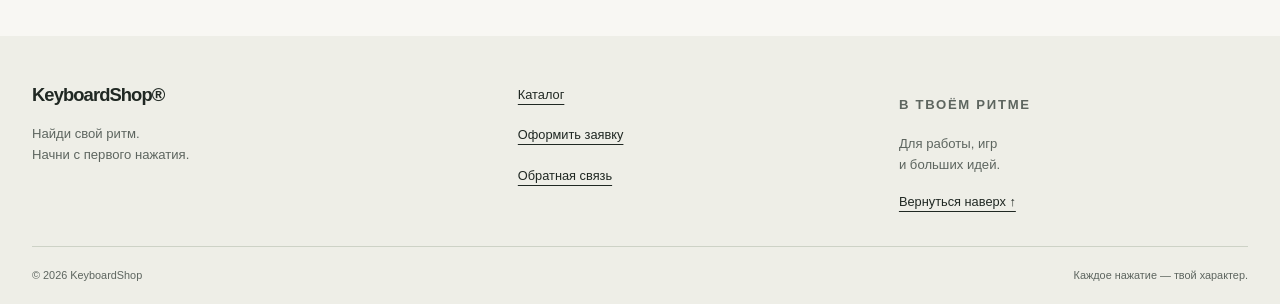
<file: product-2.html>
<!doctype html>
<html lang="ru">
  <head>
    <meta charset="utf-8" />
    <meta content="width=device-width, initial-scale=1.0" name="viewport" />
    <meta
      content="Компактная механическая клавиатура для киберспорта. Занимает меньше места на столе, поддерживает горячую замену переключателей и настраиваемую RGB-подсветку LIGHTSYNC."
      name="description"
    />
    <meta content="#173e36" name="theme-color" />
    <title>Logitech G Pro X — KeyboardShop</title>
    <link href="images/favicon.svg" rel="icon" type="image/svg+xml" />
    <link href="css/style.css" rel="stylesheet" />
    <link href="css/responsive.css" rel="stylesheet" />
    <script defer="" src="js/main.js"></script>
  </head>
  <body id="top">
    <a class="skip-link" href="#main"> Перейти к содержимому </a>
    <div class="announcement">Хороший день начинается с хорошей клавиатуры ↗</div>
    <header class="site-header">
      <div class="container site-header__inner">
        <a class="site-logo" href="index.html">
          <span aria-hidden="true" class="logo-key"> k. </span>
          KeyboardShop
          <span aria-hidden="true" class="logo-dot"> ® </span>
        </a>
        <details class="nav-menu">
          <summary>
            Меню
            <span aria-hidden="true"> ☰ </span>
          </summary>
          <nav aria-label="Основная навигация">
            <ul class="site-nav__list">
              <li>
                <a href="index.html"> Главная </a>
              </li>
              <li>
                <a href="catalog.html"> Каталог </a>
              </li>
              <li>
                <a href="order.html"> Заявка </a>
              </li>
              <li>
                <a href="contacts.html"> Контакты </a>
              </li>
            </ul>
          </nav>
        </details>
        <a class="header-link" href="catalog.html"> Выбрать клавиатуру ↗ </a>
      </div>
    </header>
    <main class="container" id="main" tabindex="-1">
      <nav aria-label="Хлебные крошки" class="breadcrumbs">
        <a href="index.html"> Главная </a>
        <span aria-hidden="true"> / </span>
        <span> Logitech G Pro X </span>
      </nav>
      <article class="product-detail">
        <div class="product-detail__media">
          <picture>
            <source
              sizes="(min-width: 1024px) 560px, 90vw"
              srcset="images/product-2-320.webp 320w"
              type="image/webp"
            />
            <img
              alt="Logitech G Pro X — клавиатура из каталога"
              class="product-detail__image"
              fetchpriority="high"
              height="320"
              src="images/product-2.jpg"
              width="320"
            />
          </picture>
          <p class="media-note">Logitech G Pro X · Детали имеют значение</p>
        </div>
        <div class="product-detail__info">
          <p class="eyebrow">Выбор игроков / Коллекция 2026</p>
          <h1>Logitech G Pro X</h1>
          <p class="product-detail__description">
            Компактная механическая клавиатура для киберспорта. Занимает меньше места на столе,
            поддерживает горячую замену переключателей и настраиваемую RGB-подсветку LIGHTSYNC.
          </p>
          <p class="product-detail__price">12 990 ₽</p>
          <ul class="product-detail__features">
            <li>компактный TKL-формат;</li>
            <li>сменные механические переключатели GX;</li>
            <li>подсветка LIGHTSYNC RGB;</li>
            <li>съёмный кабель micro-USB;</li>
            <li>встроенная память профилей.</li>
          </ul>
          <div class="product-detail__actions">
            <a class="button" href="order.html?product=2"> Оформить заявку ↗ </a>
            <button class="button button--ghost" data-product="Logitech G Pro X" type="button">
              Быстрая заявка
            </button>
          </div>
          <a class="text-link" href="#specifications"> Перейти к характеристикам ↓ </a>
        </div>
      </article>
      <section class="section" id="specifications">
        <div class="section-heading">
          <div>
            <p class="eyebrow">Всё, что важно знать</p>
            <h2>
              В деталях
              <span class="accent"> . </span>
            </h2>
          </div>
          <a class="text-link" href="catalog.html"> Сравнить с другими ↗ </a>
        </div>
        <div class="table-wrap">
          <table class="spec-table" role="table">
            <caption>
              Характеристики Logitech G Pro X
            </caption>
            <thead>
              <tr>
                <th scope="col">Параметр</th>
                <th scope="col">Значение</th>
              </tr>
            </thead>
            <tbody>
              <tr>
                <th scope="row">Формат</th>
                <td>TKL (без цифрового блока)</td>
              </tr>
              <tr>
                <th scope="row">Тип переключателей</th>
                <td>GX Blue / GX Brown / GX Red (hot-swap)</td>
              </tr>
              <tr>
                <th scope="row">Подсветка</th>
                <td>LIGHTSYNC RGB</td>
              </tr>
              <tr>
                <th scope="row">Подключение</th>
                <td>USB, съёмный кабель</td>
              </tr>
              <tr>
                <th scope="row">Материал корпуса</th>
                <td>ABS-пластик</td>
              </tr>
              <tr>
                <th scope="row">Вес</th>
                <td>≈ 980 г</td>
              </tr>
              <tr>
                <th scope="row">Гарантия</th>
                <td>24 месяца</td>
              </tr>
            </tbody>
          </table>
        </div>
      </section>
    </main>
    <footer class="site-footer" id="contacts">
      <div class="container footer-grid">
        <div>
          <a class="site-logo" href="index.html"> KeyboardShop® </a>
          <p>
            Найди свой ритм.
            <br />
            Начни с первого нажатия.
          </p>
        </div>
        <nav aria-label="Навигация в подвале">
          <a href="catalog.html"> Каталог </a>
          <a href="order.html"> Оформить заявку </a>
          <a href="contacts.html#feedback"> Обратная связь </a>
        </nav>
        <div>
          <p class="eyebrow">В твоём ритме</p>
          <p>
            Для работы, игр
            <br />
            и больших идей.
          </p>
          <a href="#top"> Вернуться наверх ↑ </a>
        </div>
      </div>
      <div class="container footer-bottom">
        <span> © 2026 KeyboardShop </span>
        <span> Каждое нажатие — твой характер. </span>
      </div>
    </footer>
    <dialog aria-labelledby="dialog-title" class="order-dialog" id="order-dialog">
      <div class="dialog-heading">
        <h2 id="dialog-title">Быстрая заявка</h2>
        <button aria-label="Закрыть окно" class="icon-button" data-close-dialog="" type="button">
          ×
        </button>
      </div>
      <p id="dialog-product"></p>
      <form class="order-form" data-request-form="">
        <input name="product" type="hidden" />
        <div class="form-field">
          <label for="quick-name"> Ваше имя * </label>
          <input autocomplete="name" id="quick-name" minlength="2" name="name" required="" />
        </div>
        <div class="form-field">
          <label for="quick-email"> Электронная почта * </label>
          <input autocomplete="email" id="quick-email" name="email" required="" type="email" />
        </div>
        <button class="button form-field--wide" type="submit">Проверить заявку</button>
        <p class="form-status form-field--wide" role="status" tabindex="-1"></p>
      </form>
    </dialog>
  </body>
</html>
</file>
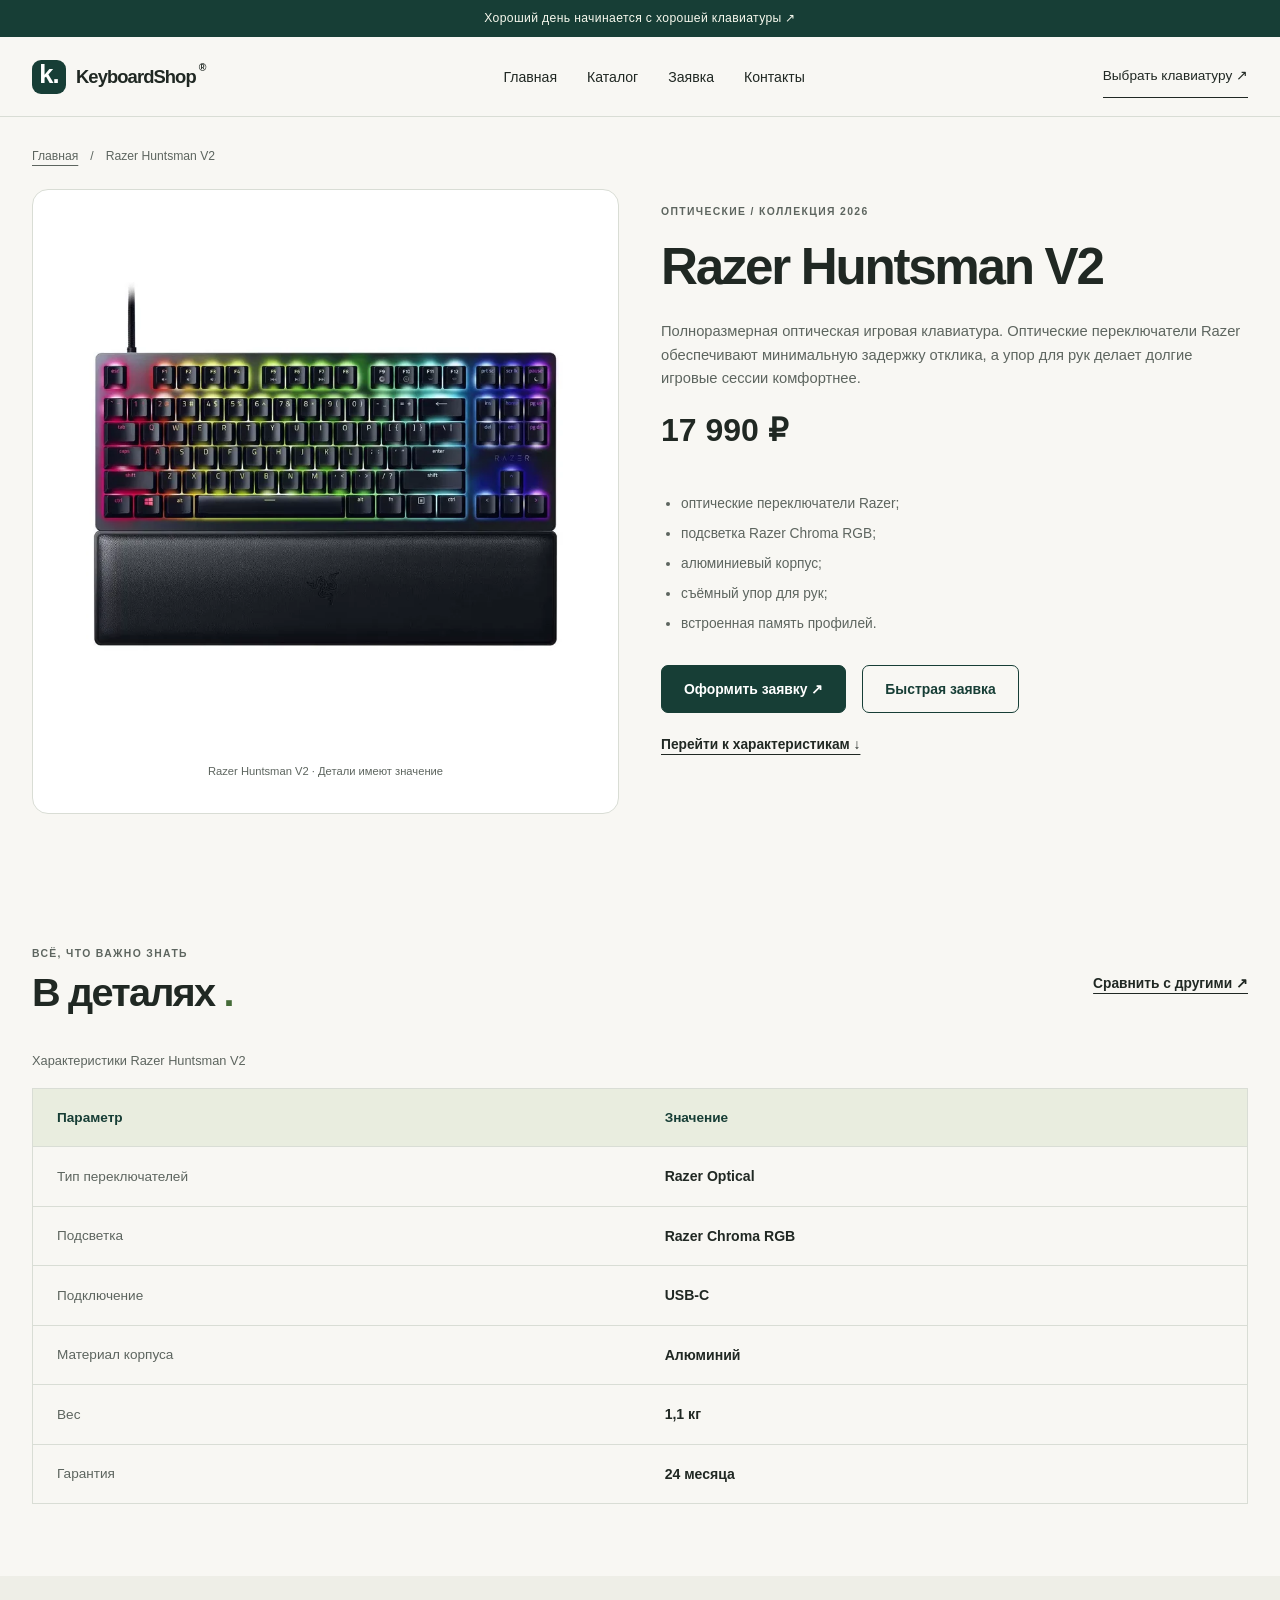
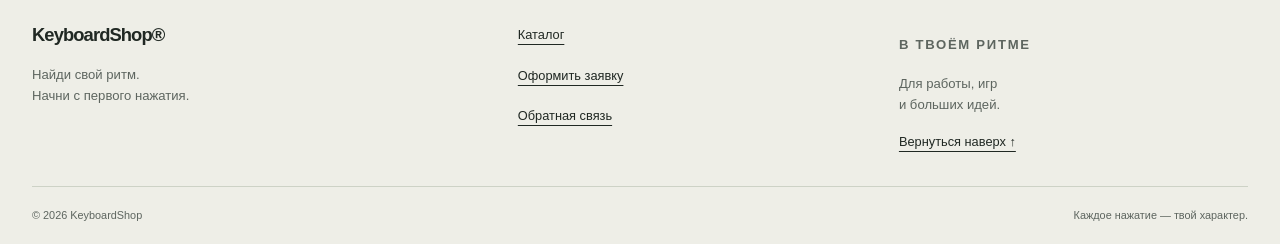
<file: product.html>
<!doctype html>
<html lang="ru">
  <head>
    <meta charset="utf-8" />
    <meta content="width=device-width, initial-scale=1.0" name="viewport" />
    <meta
      content="Полноразмерная оптическая игровая клавиатура. Оптические переключатели Razer обеспечивают минимальную задержку отклика, а упор для рук делает долгие игровые сессии комфортнее."
      name="description"
    />
    <meta content="#173e36" name="theme-color" />
    <title>Razer Huntsman V2 — KeyboardShop</title>
    <link href="images/favicon.svg" rel="icon" type="image/svg+xml" />
    <link href="css/style.css" rel="stylesheet" />
    <link href="css/responsive.css" rel="stylesheet" />
    <script defer="" src="js/main.js"></script>
  </head>
  <body id="top">
    <a class="skip-link" href="#main"> Перейти к содержимому </a>
    <div class="announcement">Хороший день начинается с хорошей клавиатуры ↗</div>
    <header class="site-header">
      <div class="container site-header__inner">
        <a class="site-logo" href="index.html">
          <span aria-hidden="true" class="logo-key"> k. </span>
          KeyboardShop
          <span aria-hidden="true" class="logo-dot"> ® </span>
        </a>
        <details class="nav-menu">
          <summary>
            Меню
            <span aria-hidden="true"> ☰ </span>
          </summary>
          <nav aria-label="Основная навигация">
            <ul class="site-nav__list">
              <li>
                <a href="index.html"> Главная </a>
              </li>
              <li>
                <a href="catalog.html"> Каталог </a>
              </li>
              <li>
                <a href="order.html"> Заявка </a>
              </li>
              <li>
                <a href="contacts.html"> Контакты </a>
              </li>
            </ul>
          </nav>
        </details>
        <a class="header-link" href="catalog.html"> Выбрать клавиатуру ↗ </a>
      </div>
    </header>
    <main class="container" id="main" tabindex="-1">
      <nav aria-label="Хлебные крошки" class="breadcrumbs">
        <a href="index.html"> Главная </a>
        <span aria-hidden="true"> / </span>
        <span> Razer Huntsman V2 </span>
      </nav>
      <article class="product-detail">
        <div class="product-detail__media">
          <picture>
            <source
              sizes="(min-width: 1024px) 560px, 90vw"
              srcset="images/product-3-320.webp 320w, images/product-3-800.webp 800w"
              type="image/webp"
            />
            <img
              alt="Razer Huntsman V2 — клавиатура из каталога"
              class="product-detail__image"
              fetchpriority="high"
              height="800"
              src="images/product-3.jpg"
              width="800"
            />
          </picture>
          <p class="media-note">Razer Huntsman V2 · Детали имеют значение</p>
        </div>
        <div class="product-detail__info">
          <p class="eyebrow">Оптические / Коллекция 2026</p>
          <h1>Razer Huntsman V2</h1>
          <p class="product-detail__description">
            Полноразмерная оптическая игровая клавиатура. Оптические переключатели Razer
            обеспечивают минимальную задержку отклика, а упор для рук делает долгие игровые сессии
            комфортнее.
          </p>
          <p class="product-detail__price">17 990 ₽</p>
          <ul class="product-detail__features">
            <li>оптические переключатели Razer;</li>
            <li>подсветка Razer Chroma RGB;</li>
            <li>алюминиевый корпус;</li>
            <li>съёмный упор для рук;</li>
            <li>встроенная память профилей.</li>
          </ul>
          <div class="product-detail__actions">
            <a class="button" href="order.html?product=3"> Оформить заявку ↗ </a>
            <button class="button button--ghost" data-product="Razer Huntsman V2" type="button">
              Быстрая заявка
            </button>
          </div>
          <a class="text-link" href="#specifications"> Перейти к характеристикам ↓ </a>
        </div>
      </article>
      <section class="section" id="specifications">
        <div class="section-heading">
          <div>
            <p class="eyebrow">Всё, что важно знать</p>
            <h2>
              В деталях
              <span class="accent"> . </span>
            </h2>
          </div>
          <a class="text-link" href="catalog.html"> Сравнить с другими ↗ </a>
        </div>
        <div class="table-wrap">
          <table class="spec-table" role="table">
            <caption>
              Характеристики Razer Huntsman V2
            </caption>
            <thead>
              <tr>
                <th scope="col">Параметр</th>
                <th scope="col">Значение</th>
              </tr>
            </thead>
            <tbody>
              <tr>
                <th scope="row">Тип переключателей</th>
                <td>Razer Optical</td>
              </tr>
              <tr>
                <th scope="row">Подсветка</th>
                <td>Razer Chroma RGB</td>
              </tr>
              <tr>
                <th scope="row">Подключение</th>
                <td>USB-C</td>
              </tr>
              <tr>
                <th scope="row">Материал корпуса</th>
                <td>Алюминий</td>
              </tr>
              <tr>
                <th scope="row">Вес</th>
                <td>1,1 кг</td>
              </tr>
              <tr>
                <th scope="row">Гарантия</th>
                <td>24 месяца</td>
              </tr>
            </tbody>
          </table>
        </div>
      </section>
    </main>
    <footer class="site-footer" id="contacts">
      <div class="container footer-grid">
        <div>
          <a class="site-logo" href="index.html"> KeyboardShop® </a>
          <p>
            Найди свой ритм.
            <br />
            Начни с первого нажатия.
          </p>
        </div>
        <nav aria-label="Навигация в подвале">
          <a href="catalog.html"> Каталог </a>
          <a href="order.html"> Оформить заявку </a>
          <a href="contacts.html#feedback"> Обратная связь </a>
        </nav>
        <div>
          <p class="eyebrow">В твоём ритме</p>
          <p>
            Для работы, игр
            <br />
            и больших идей.
          </p>
          <a href="#top"> Вернуться наверх ↑ </a>
        </div>
      </div>
      <div class="container footer-bottom">
        <span> © 2026 KeyboardShop </span>
        <span> Каждое нажатие — твой характер. </span>
      </div>
    </footer>
    <dialog aria-labelledby="dialog-title" class="order-dialog" id="order-dialog">
      <div class="dialog-heading">
        <h2 id="dialog-title">Быстрая заявка</h2>
        <button aria-label="Закрыть окно" class="icon-button" data-close-dialog="" type="button">
          ×
        </button>
      </div>
      <p id="dialog-product"></p>
      <form class="order-form" data-request-form="">
        <input name="product" type="hidden" />
        <div class="form-field">
          <label for="quick-name"> Ваше имя * </label>
          <input autocomplete="name" id="quick-name" minlength="2" name="name" required="" />
        </div>
        <div class="form-field">
          <label for="quick-email"> Электронная почта * </label>
          <input autocomplete="email" id="quick-email" name="email" required="" type="email" />
        </div>
        <button class="button form-field--wide" type="submit">Проверить заявку</button>
        <p class="form-status form-field--wide" role="status" tabindex="-1"></p>
      </form>
    </dialog>
  </body>
</html>
</file>
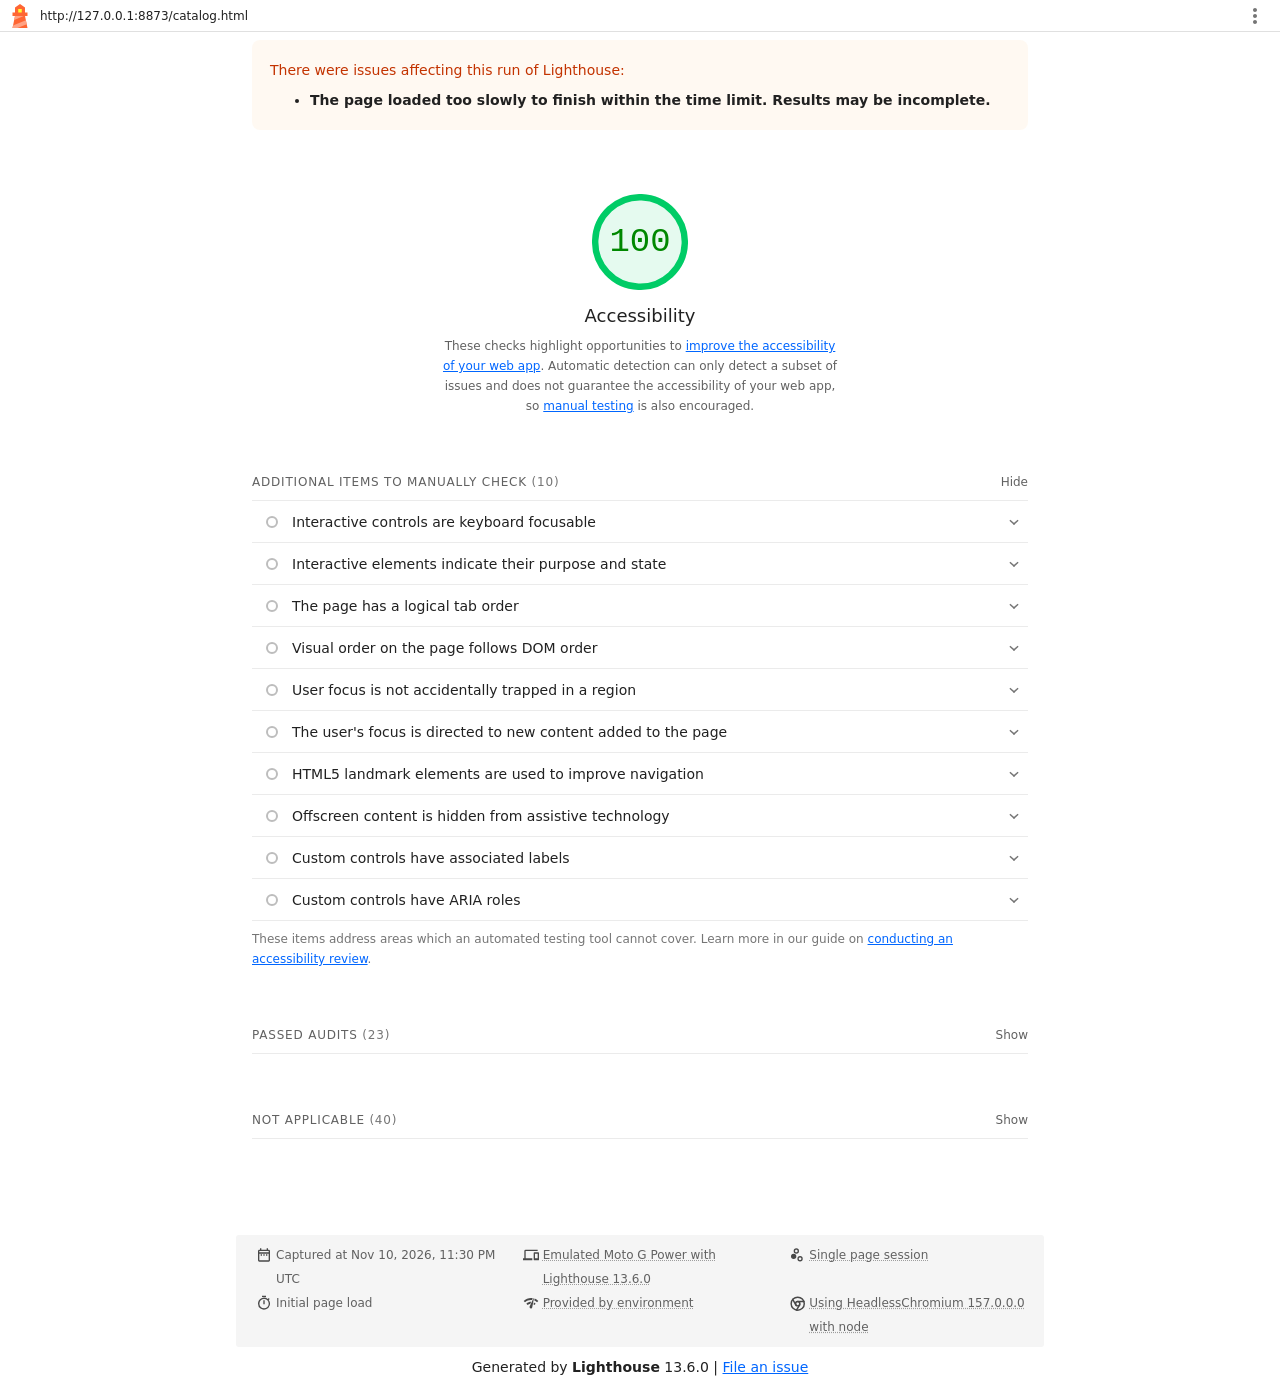
<file: lighthouse/catalog-accessibility.html>
<!--
@license
Copyright 2018 Google LLC
SPDX-License-Identifier: Apache-2.0
-->
<!doctype html>
<html lang="en">
<head>
  <meta charset="utf-8">
  <meta name="viewport" content="width=device-width, initial-scale=1, minimum-scale=1">
  <link rel="icon" href='data:image/svg+xml;utf8,<svg fill="none" xmlns="http://www.w3.org/2000/svg" viewBox="0 0 48 48"><path d="m14 7 10-7 10 7v10h5v7h-5l5 24H9l5-24H9v-7h5V7Z" fill="%23F63"/><path d="M31.561 24H14l-1.689 8.105L31.561 24ZM18.983 48H9l1.022-4.907L35.723 32.27l1.663 7.98L18.983 48Z" fill="%23FFA385"/><path fill="%23FF3" d="M20.5 10h7v7h-7z"/></svg>'>
  <title>Lighthouse Report</title>
  <style>body {margin: 0}</style>
</head>
<body>
  <noscript>Lighthouse report requires JavaScript. Please enable.</noscript>

  <div id="lh-log"></div>

  <script>window.__LIGHTHOUSE_JSON__ = {"lighthouseVersion":"13.6.0","requestedUrl":"http://127.0.0.1:8873/catalog.html","mainDocumentUrl":"http://127.0.0.1:8873/catalog.html","finalDisplayedUrl":"http://127.0.0.1:8873/catalog.html","finalUrl":"http://127.0.0.1:8873/catalog.html","fetchTime":"2026-11-10T23:30:39.792Z","gatherMode":"navigation","runWarnings":["The page loaded too slowly to finish within the time limit. Results may be incomplete."],"userAgent":"Mozilla/5.0 (Windows NT 10.0; Win64; x64) AppleWebKit/537.36 (KHTML, like Gecko) HeadlessChrome/157.0.0.0 Safari/537.36","environment":{"networkUserAgent":"Mozilla/5.0 (Linux; Android 11; moto g power (2022)) AppleWebKit/537.36 (KHTML, like Gecko) Chrome/157.0.0.0 Mobile Safari/537.36","hostUserAgent":"Mozilla/5.0 (Windows NT 10.0; Win64; x64) AppleWebKit/537.36 (KHTML, like Gecko) HeadlessChrome/157.0.0.0 Safari/537.36","benchmarkIndex":1574.5,"credits":{"axe-core":"4.14.0"}},"audits":{"accesskeys":{"id":"accesskeys","title":"`[accesskey]` values are unique","description":"Access keys let users quickly focus a part of the page. For proper navigation, each access key must be unique. [Learn more about access keys](https://dequeuniversity.com/rules/axe/4.14/accesskeys).","score":null,"scoreDisplayMode":"notApplicable"},"aria-allowed-attr":{"id":"aria-allowed-attr","title":"`[aria-*]` attributes match their roles","description":"Each ARIA `role` supports a specific subset of `aria-*` attributes. Mismatching these invalidates the `aria-*` attributes. [Learn how to match ARIA attributes to their roles](https://dequeuniversity.com/rules/axe/4.14/aria-allowed-attr).","score":1,"scoreDisplayMode":"binary","details":{"type":"table","headings":[{"key":"node","valueType":"node","subItemsHeading":{"key":"relatedNode","valueType":"node"},"label":"Failing Elements"}],"items":[]}},"aria-allowed-role":{"id":"aria-allowed-role","title":"Uses ARIA roles only on compatible elements","description":"Many HTML elements can only be assigned certain ARIA roles. Using ARIA roles where they are not allowed can interfere with the accessibility of the web page. [Learn more about ARIA roles](https://dequeuniversity.com/rules/axe/4.14/aria-allowed-role).","score":null,"scoreDisplayMode":"notApplicable"},"aria-command-name":{"id":"aria-command-name","title":"`button`, `link`, and `menuitem` elements have accessible names","description":"When an element doesn't have an accessible name, screen readers announce it with a generic name, making it unusable for users who rely on screen readers. [Learn how to make command elements more accessible](https://dequeuniversity.com/rules/axe/4.14/aria-command-name).","score":null,"scoreDisplayMode":"notApplicable"},"aria-conditional-attr":{"id":"aria-conditional-attr","title":"ARIA attributes are used as specified for the element's role","description":"Some ARIA attributes are only allowed on an element under certain conditions. [Learn more about conditional ARIA attributes](https://dequeuniversity.com/rules/axe/4.14/aria-conditional-attr).","score":1,"scoreDisplayMode":"binary","details":{"type":"table","headings":[{"key":"node","valueType":"node","subItemsHeading":{"key":"relatedNode","valueType":"node"},"label":"Failing Elements"}],"items":[]}},"aria-deprecated-role":{"id":"aria-deprecated-role","title":"Deprecated ARIA roles were not used","description":"Deprecated ARIA roles may not be processed correctly by assistive technology. [Learn more about deprecated ARIA roles](https://dequeuniversity.com/rules/axe/4.14/aria-deprecated-role).","score":1,"scoreDisplayMode":"binary","details":{"type":"table","headings":[{"key":"node","valueType":"node","subItemsHeading":{"key":"relatedNode","valueType":"node"},"label":"Failing Elements"}],"items":[]}},"aria-dialog-name":{"id":"aria-dialog-name","title":"Elements with `role=\"dialog\"` or `role=\"alertdialog\"` have accessible names.","description":"ARIA dialog elements without accessible names may prevent screen readers users from discerning the purpose of these elements. [Learn how to make ARIA dialog elements more accessible](https://dequeuniversity.com/rules/axe/4.14/aria-dialog-name).","score":null,"scoreDisplayMode":"notApplicable"},"aria-hidden-body":{"id":"aria-hidden-body","title":"`[aria-hidden=\"true\"]` is not present on the document `\u003cbody>`","description":"Assistive technologies, like screen readers, work inconsistently when `aria-hidden=\"true\"` is set on the document `\u003cbody>`. [Learn how `aria-hidden` affects the document body](https://dequeuniversity.com/rules/axe/4.14/aria-hidden-body).","score":1,"scoreDisplayMode":"binary","details":{"type":"table","headings":[{"key":"node","valueType":"node","subItemsHeading":{"key":"relatedNode","valueType":"node"},"label":"Failing Elements"}],"items":[]}},"aria-hidden-focus":{"id":"aria-hidden-focus","title":"`[aria-hidden=\"true\"]` elements do not contain focusable descendents","description":"Focusable descendents within an `[aria-hidden=\"true\"]` element prevent those interactive elements from being available to users of assistive technologies like screen readers. [Learn how `aria-hidden` affects focusable elements](https://dequeuniversity.com/rules/axe/4.14/aria-hidden-focus).","score":1,"scoreDisplayMode":"binary","details":{"type":"table","headings":[{"key":"node","valueType":"node","subItemsHeading":{"key":"relatedNode","valueType":"node"},"label":"Failing Elements"}],"items":[]}},"aria-input-field-name":{"id":"aria-input-field-name","title":"ARIA input fields have accessible names","description":"When an input field doesn't have an accessible name, screen readers announce it with a generic name, making it unusable for users who rely on screen readers. [Learn more about input field labels](https://dequeuniversity.com/rules/axe/4.14/aria-input-field-name).","score":null,"scoreDisplayMode":"notApplicable"},"aria-meter-name":{"id":"aria-meter-name","title":"ARIA `meter` elements have accessible names","description":"When a meter element doesn't have an accessible name, screen readers announce it with a generic name, making it unusable for users who rely on screen readers. [Learn how to name `meter` elements](https://dequeuniversity.com/rules/axe/4.14/aria-meter-name).","score":null,"scoreDisplayMode":"notApplicable"},"aria-progressbar-name":{"id":"aria-progressbar-name","title":"ARIA `progressbar` elements have accessible names","description":"When a `progressbar` element doesn't have an accessible name, screen readers announce it with a generic name, making it unusable for users who rely on screen readers. [Learn how to label `progressbar` elements](https://dequeuniversity.com/rules/axe/4.14/aria-progressbar-name).","score":null,"scoreDisplayMode":"notApplicable"},"aria-prohibited-attr":{"id":"aria-prohibited-attr","title":"Elements use only permitted ARIA attributes","description":"Using ARIA attributes in roles where they are prohibited can mean that important information is not communicated to users of assistive technologies. [Learn more about prohibited ARIA roles](https://dequeuniversity.com/rules/axe/4.14/aria-prohibited-attr).","score":1,"scoreDisplayMode":"binary","details":{"type":"table","headings":[{"key":"node","valueType":"node","subItemsHeading":{"key":"relatedNode","valueType":"node"},"label":"Failing Elements"}],"items":[]}},"aria-required-attr":{"id":"aria-required-attr","title":"`[role]`s have all required `[aria-*]` attributes","description":"Some ARIA roles have required attributes that describe the state of the element to screen readers. [Learn more about roles and required attributes](https://dequeuniversity.com/rules/axe/4.14/aria-required-attr).","score":1,"scoreDisplayMode":"binary","details":{"type":"table","headings":[{"key":"node","valueType":"node","subItemsHeading":{"key":"relatedNode","valueType":"node"},"label":"Failing Elements"}],"items":[]}},"aria-required-children":{"id":"aria-required-children","title":"Elements with an ARIA `[role]` that require children to contain a specific `[role]` have all required children.","description":"Some ARIA parent roles must contain specific child roles to perform their intended accessibility functions. [Learn more about roles and required children elements](https://dequeuniversity.com/rules/axe/4.14/aria-required-children).","score":null,"scoreDisplayMode":"notApplicable"},"aria-required-parent":{"id":"aria-required-parent","title":"`[role]`s are contained by their required parent element","description":"Some ARIA child roles must be contained by specific parent roles to properly perform their intended accessibility functions. [Learn more about ARIA roles and required parent element](https://dequeuniversity.com/rules/axe/4.14/aria-required-parent).","score":null,"scoreDisplayMode":"notApplicable"},"aria-roles":{"id":"aria-roles","title":"`[role]` values are valid","description":"ARIA roles must have valid values in order to perform their intended accessibility functions. [Learn more about valid ARIA roles](https://dequeuniversity.com/rules/axe/4.14/aria-roles).","score":1,"scoreDisplayMode":"binary","details":{"type":"table","headings":[{"key":"node","valueType":"node","subItemsHeading":{"key":"relatedNode","valueType":"node"},"label":"Failing Elements"}],"items":[]}},"aria-text":{"id":"aria-text","title":"Elements with the `role=text` attribute do not have focusable descendents.","description":"Adding `role=text` around a text node split by markup enables VoiceOver to treat it as one phrase, but the element's focusable descendents will not be announced. [Learn more about the `role=text` attribute](https://dequeuniversity.com/rules/axe/4.14/aria-text).","score":null,"scoreDisplayMode":"notApplicable"},"aria-toggle-field-name":{"id":"aria-toggle-field-name","title":"ARIA toggle fields have accessible names","description":"When a toggle field doesn't have an accessible name, screen readers announce it with a generic name, making it unusable for users who rely on screen readers. [Learn more about toggle fields](https://dequeuniversity.com/rules/axe/4.14/aria-toggle-field-name).","score":null,"scoreDisplayMode":"notApplicable"},"aria-tooltip-name":{"id":"aria-tooltip-name","title":"ARIA `tooltip` elements have accessible names","description":"When a tooltip element doesn't have an accessible name, screen readers announce it with a generic name, making it unusable for users who rely on screen readers. [Learn how to name `tooltip` elements](https://dequeuniversity.com/rules/axe/4.14/aria-tooltip-name).","score":null,"scoreDisplayMode":"notApplicable"},"aria-treeitem-name":{"id":"aria-treeitem-name","title":"ARIA `treeitem` elements have accessible names","description":"When a `treeitem` element doesn't have an accessible name, screen readers announce it with a generic name, making it unusable for users who rely on screen readers. [Learn more about labeling `treeitem` elements](https://dequeuniversity.com/rules/axe/4.14/aria-treeitem-name).","score":null,"scoreDisplayMode":"notApplicable"},"aria-valid-attr-value":{"id":"aria-valid-attr-value","title":"`[aria-*]` attributes have valid values","description":"Assistive technologies, like screen readers, can't interpret ARIA attributes with invalid values. [Learn more about valid values for ARIA attributes](https://dequeuniversity.com/rules/axe/4.14/aria-valid-attr-value).","score":1,"scoreDisplayMode":"binary","details":{"type":"table","headings":[{"key":"node","valueType":"node","subItemsHeading":{"key":"relatedNode","valueType":"node"},"label":"Failing Elements"}],"items":[]}},"aria-valid-attr":{"id":"aria-valid-attr","title":"`[aria-*]` attributes are valid and not misspelled","description":"Assistive technologies, like screen readers, can't interpret ARIA attributes with invalid names. [Learn more about valid ARIA attributes](https://dequeuniversity.com/rules/axe/4.14/aria-valid-attr).","score":1,"scoreDisplayMode":"binary","details":{"type":"table","headings":[{"key":"node","valueType":"node","subItemsHeading":{"key":"relatedNode","valueType":"node"},"label":"Failing Elements"}],"items":[]}},"button-name":{"id":"button-name","title":"Buttons have an accessible name","description":"When a button doesn't have an accessible name, screen readers announce it as \"button\", making it unusable for users who rely on screen readers. [Learn how to make buttons more accessible](https://dequeuniversity.com/rules/axe/4.14/button-name).","score":null,"scoreDisplayMode":"notApplicable"},"bypass":{"id":"bypass","title":"The page contains a heading, skip link, or landmark region","description":"Adding ways to bypass repetitive content lets keyboard users navigate the page more efficiently. [Learn more about bypass blocks](https://dequeuniversity.com/rules/axe/4.14/bypass).","score":null,"scoreDisplayMode":"notApplicable"},"color-contrast":{"id":"color-contrast","title":"Background and foreground colors have a sufficient contrast ratio","description":"Low-contrast text is difficult or impossible for many users to read. [Learn how to provide sufficient color contrast](https://dequeuniversity.com/rules/axe/4.14/color-contrast).","score":1,"scoreDisplayMode":"binary","details":{"type":"table","headings":[{"key":"node","valueType":"node","subItemsHeading":{"key":"relatedNode","valueType":"node"},"label":"Failing Elements"}],"items":[]}},"definition-list":{"id":"definition-list","title":"`\u003cdl>`'s contain only properly-ordered `\u003cdt>` and `\u003cdd>` groups, `\u003cscript>`, `\u003ctemplate>` or `\u003cdiv>` elements.","description":"When definition lists are not properly marked up, screen readers may produce confusing or inaccurate output. [Learn how to structure definition lists correctly](https://dequeuniversity.com/rules/axe/4.14/definition-list).","score":null,"scoreDisplayMode":"notApplicable"},"dlitem":{"id":"dlitem","title":"Definition list items are wrapped in `\u003cdl>` elements","description":"Definition list items (`\u003cdt>` and `\u003cdd>`) must be wrapped in a parent `\u003cdl>` element to ensure that screen readers can properly announce them. [Learn how to structure definition lists correctly](https://dequeuniversity.com/rules/axe/4.14/dlitem).","score":null,"scoreDisplayMode":"notApplicable"},"document-title":{"id":"document-title","title":"Document has a `\u003ctitle>` element","description":"The title gives screen reader users an overview of the page, and search engine users rely on it heavily to determine if a page is relevant to their search. [Learn more about document titles](https://dequeuniversity.com/rules/axe/4.14/document-title).","score":1,"scoreDisplayMode":"binary","details":{"type":"table","headings":[{"key":"node","valueType":"node","subItemsHeading":{"key":"relatedNode","valueType":"node"},"label":"Failing Elements"}],"items":[]}},"duplicate-id-aria":{"id":"duplicate-id-aria","title":"ARIA IDs are unique","description":"The value of an ARIA ID must be unique to prevent other instances from being overlooked by assistive technologies. [Learn how to fix duplicate ARIA IDs](https://dequeuniversity.com/rules/axe/4.14/duplicate-id-aria).","score":null,"scoreDisplayMode":"notApplicable"},"empty-heading":{"id":"empty-heading","title":"All heading elements contain content.","description":"A heading with no content or inaccessible text prevent screen reader users from accessing information on the page's structure. [Learn more about headings](https://dequeuniversity.com/rules/axe/4.14/empty-heading).","score":null,"scoreDisplayMode":"notApplicable"},"form-field-multiple-labels":{"id":"form-field-multiple-labels","title":"No form fields have multiple labels","description":"Form fields with multiple labels can be confusingly announced by assistive technologies like screen readers which use either the first, the last, or all of the labels. [Learn how to use form labels](https://dequeuniversity.com/rules/axe/4.14/form-field-multiple-labels).","score":null,"scoreDisplayMode":"notApplicable"},"frame-title":{"id":"frame-title","title":"`\u003cframe>` or `\u003ciframe>` elements have a title","description":"Screen reader users rely on frame titles to describe the contents of frames. [Learn more about frame titles](https://dequeuniversity.com/rules/axe/4.14/frame-title).","score":null,"scoreDisplayMode":"notApplicable"},"heading-order":{"id":"heading-order","title":"Heading elements appear in a sequentially-descending order","description":"Properly ordered headings that do not skip levels convey the semantic structure of the page, making it easier to navigate and understand when using assistive technologies. [Learn more about heading order](https://dequeuniversity.com/rules/axe/4.14/heading-order).","score":1,"scoreDisplayMode":"binary","details":{"type":"table","headings":[{"key":"node","valueType":"node","subItemsHeading":{"key":"relatedNode","valueType":"node"},"label":"Failing Elements"}],"items":[]}},"html-has-lang":{"id":"html-has-lang","title":"`\u003chtml>` element has a `[lang]` attribute","description":"If a page doesn't specify a `lang` attribute, a screen reader assumes that the page is in the default language that the user chose when setting up the screen reader. If the page isn't actually in the default language, then the screen reader might not announce the page's text correctly. [Learn more about the `lang` attribute](https://dequeuniversity.com/rules/axe/4.14/html-has-lang).","score":1,"scoreDisplayMode":"binary","details":{"type":"table","headings":[{"key":"node","valueType":"node","subItemsHeading":{"key":"relatedNode","valueType":"node"},"label":"Failing Elements"}],"items":[]}},"html-lang-valid":{"id":"html-lang-valid","title":"`\u003chtml>` element has a valid value for its `[lang]` attribute","description":"Specifying a valid [BCP 47 language](https://www.w3.org/International/questions/qa-choosing-language-tags#question) helps screen readers announce text properly. [Learn how to use the `lang` attribute](https://dequeuniversity.com/rules/axe/4.14/html-lang-valid).","score":1,"scoreDisplayMode":"binary","details":{"type":"table","headings":[{"key":"node","valueType":"node","subItemsHeading":{"key":"relatedNode","valueType":"node"},"label":"Failing Elements"}],"items":[]}},"html-xml-lang-mismatch":{"id":"html-xml-lang-mismatch","title":"`\u003chtml>` element has an `[xml:lang]` attribute with the same base language as the `[lang]` attribute.","description":"If the webpage does not specify a consistent language, then the screen reader might not announce the page's text correctly. [Learn more about the `lang` attribute](https://dequeuniversity.com/rules/axe/4.14/html-xml-lang-mismatch).","score":null,"scoreDisplayMode":"notApplicable"},"identical-links-same-purpose":{"id":"identical-links-same-purpose","title":"Identical links have the same purpose.","description":"Links with the same destination should have the same description, to help users understand the link's purpose and decide whether to follow it. [Learn more about identical links](https://dequeuniversity.com/rules/axe/4.14/identical-links-same-purpose).","score":null,"scoreDisplayMode":"notApplicable"},"image-alt":{"id":"image-alt","title":"Image elements have `[alt]` attributes","description":"Informative elements should aim for short, descriptive alternate text. Decorative elements can be ignored with an empty alt attribute. [Learn more about the `alt` attribute](https://dequeuniversity.com/rules/axe/4.14/image-alt).","score":1,"scoreDisplayMode":"binary","details":{"type":"table","headings":[{"key":"node","valueType":"node","subItemsHeading":{"key":"relatedNode","valueType":"node"},"label":"Failing Elements"}],"items":[]}},"image-redundant-alt":{"id":"image-redundant-alt","title":"Image elements do not have `[alt]` attributes that are redundant text.","description":"Informative elements should aim for short, descriptive alternative text. Alternative text that is exactly the same as the text adjacent to the link or image is potentially confusing for screen reader users, because the text will be read twice. [Learn more about the `alt` attribute](https://dequeuniversity.com/rules/axe/4.14/image-redundant-alt).","score":null,"scoreDisplayMode":"notApplicable"},"input-button-name":{"id":"input-button-name","title":"Input buttons have discernible text.","description":"Adding discernable and accessible text to input buttons may help screen reader users understand the purpose of the input button. [Learn more about input buttons](https://dequeuniversity.com/rules/axe/4.14/input-button-name).","score":null,"scoreDisplayMode":"notApplicable"},"input-image-alt":{"id":"input-image-alt","title":"`\u003cinput type=\"image\">` elements have `[alt]` text","description":"When an image is being used as an `\u003cinput>` button, providing alternative text can help screen reader users understand the purpose of the button. [Learn about input image alt text](https://dequeuniversity.com/rules/axe/4.14/input-image-alt).","score":null,"scoreDisplayMode":"notApplicable"},"label-content-name-mismatch":{"id":"label-content-name-mismatch","title":"Elements with visible text labels have matching accessible names.","description":"Visible text labels that do not match the accessible name can result in a confusing experience for screen reader users. [Learn more about accessible names](https://dequeuniversity.com/rules/axe/4.14/label-content-name-mismatch).","score":1,"scoreDisplayMode":"binary","details":{"type":"table","headings":[{"key":"node","valueType":"node","subItemsHeading":{"key":"relatedNode","valueType":"node"},"label":"Failing Elements"}],"items":[]}},"label":{"id":"label","title":"Form elements have associated labels","description":"Labels ensure that form controls are announced properly by assistive technologies, like screen readers. [Learn more about form element labels](https://dequeuniversity.com/rules/axe/4.14/label).","score":null,"scoreDisplayMode":"notApplicable"},"landmark-one-main":{"id":"landmark-one-main","title":"Document has a main landmark.","description":"One main landmark helps screen reader users navigate a web page. [Learn more about landmarks](https://dequeuniversity.com/rules/axe/4.14/landmark-one-main).","score":1,"scoreDisplayMode":"binary","details":{"type":"table","headings":[{"key":"node","valueType":"node","subItemsHeading":{"key":"relatedNode","valueType":"node"},"label":"Failing Elements"}],"items":[]}},"link-name":{"id":"link-name","title":"Links have a discernible name","description":"Link text (and alternate text for images, when used as links) that is discernible, unique, and focusable improves the navigation experience for screen reader users. [Learn how to make links accessible](https://dequeuniversity.com/rules/axe/4.14/link-name).","score":1,"scoreDisplayMode":"binary","details":{"type":"table","headings":[{"key":"node","valueType":"node","subItemsHeading":{"key":"relatedNode","valueType":"node"},"label":"Failing Elements"}],"items":[]}},"link-in-text-block":{"id":"link-in-text-block","title":"Links are distinguishable without relying on color.","description":"Low-contrast text is difficult or impossible for many users to read. Link text that is discernible improves the experience for users with low vision. [Learn how to make links distinguishable](https://dequeuniversity.com/rules/axe/4.14/link-in-text-block).","score":null,"scoreDisplayMode":"notApplicable"},"list":{"id":"list","title":"Lists contain only `\u003cli>` elements and script supporting elements (`\u003cscript>` and `\u003ctemplate>`).","description":"Screen readers have a specific way of announcing lists. Ensuring proper list structure aids screen reader output. [Learn more about proper list structure](https://dequeuniversity.com/rules/axe/4.14/list).","score":null,"scoreDisplayMode":"notApplicable"},"listitem":{"id":"listitem","title":"List items (`\u003cli>`) are contained within `\u003cul>`, `\u003col>` or `\u003cmenu>` parent elements","description":"Screen readers require list items (`\u003cli>`) to be contained within a parent `\u003cul>`, `\u003col>` or `\u003cmenu>` to be announced properly. [Learn more about proper list structure](https://dequeuniversity.com/rules/axe/4.14/listitem).","score":null,"scoreDisplayMode":"notApplicable"},"meta-refresh":{"id":"meta-refresh","title":"The document does not use `\u003cmeta http-equiv=\"refresh\">`","description":"Users do not expect a page to refresh automatically, and doing so will move focus back to the top of the page. This may create a frustrating or confusing experience. [Learn more about the refresh meta tag](https://dequeuniversity.com/rules/axe/4.14/meta-refresh).","score":null,"scoreDisplayMode":"notApplicable"},"meta-viewport":{"id":"meta-viewport","title":"`[user-scalable=\"no\"]` is not used in the `\u003cmeta name=\"viewport\">` element and the `[maximum-scale]` attribute is not less than 5.","description":"Disabling zooming is problematic for users with low vision who rely on screen magnification to properly see the contents of a web page. [Learn more about the viewport meta tag](https://dequeuniversity.com/rules/axe/4.14/meta-viewport).","score":1,"scoreDisplayMode":"binary","details":{"type":"table","headings":[{"key":"node","valueType":"node","subItemsHeading":{"key":"relatedNode","valueType":"node"},"label":"Failing Elements"}],"items":[]}},"object-alt":{"id":"object-alt","title":"`\u003cobject>` elements have alternate text","description":"Screen readers cannot translate non-text content. Adding alternate text to `\u003cobject>` elements helps screen readers convey meaning to users. [Learn more about alt text for `object` elements](https://dequeuniversity.com/rules/axe/4.14/object-alt).","score":null,"scoreDisplayMode":"notApplicable"},"select-name":{"id":"select-name","title":"Select elements have associated label elements.","description":"Form elements without effective labels can create frustrating experiences for screen reader users. [Learn more about the `select` element](https://dequeuniversity.com/rules/axe/4.14/select-name).","score":1,"scoreDisplayMode":"binary","details":{"type":"table","headings":[{"key":"node","valueType":"node","subItemsHeading":{"key":"relatedNode","valueType":"node"},"label":"Failing Elements"}],"items":[]}},"skip-link":{"id":"skip-link","title":"Skip links are focusable.","description":"Including a skip link can help users skip to the main content to save time. [Learn more about skip links](https://dequeuniversity.com/rules/axe/4.14/skip-link).","score":1,"scoreDisplayMode":"binary","details":{"type":"table","headings":[{"key":"node","valueType":"node","subItemsHeading":{"key":"relatedNode","valueType":"node"},"label":"Failing Elements"}],"items":[]}},"tabindex":{"id":"tabindex","title":"No element has a `[tabindex]` value greater than 0","description":"A value greater than 0 implies an explicit navigation ordering. Although technically valid, this often creates frustrating experiences for users who rely on assistive technologies. [Learn more about the `tabindex` attribute](https://dequeuniversity.com/rules/axe/4.14/tabindex).","score":1,"scoreDisplayMode":"binary","details":{"type":"table","headings":[{"key":"node","valueType":"node","subItemsHeading":{"key":"relatedNode","valueType":"node"},"label":"Failing Elements"}],"items":[]}},"table-duplicate-name":{"id":"table-duplicate-name","title":"Tables have different content in the summary attribute and `\u003ccaption>`.","description":"The summary attribute should describe the table structure, while `\u003ccaption>` should have the onscreen title. Accurate table mark-up helps users of screen readers. [Learn more about summary and caption](https://dequeuniversity.com/rules/axe/4.14/table-duplicate-name).","score":null,"scoreDisplayMode":"notApplicable"},"table-fake-caption":{"id":"table-fake-caption","title":"Tables use `\u003ccaption>` instead of cells with the `[colspan]` attribute to indicate a caption.","description":"Screen readers have features to make navigating tables easier. Ensuring that tables use the actual caption element instead of cells with the `[colspan]` attribute may improve the experience for screen reader users. [Learn more about captions](https://dequeuniversity.com/rules/axe/4.14/table-fake-caption).","score":null,"scoreDisplayMode":"notApplicable"},"target-size":{"id":"target-size","title":"Touch targets have sufficient size and spacing.","description":"Touch targets with sufficient size and spacing help users who may have difficulty targeting small controls to activate the targets. [Learn more about touch targets](https://dequeuniversity.com/rules/axe/4.14/target-size).","score":1,"scoreDisplayMode":"binary","details":{"type":"table","headings":[{"key":"node","valueType":"node","subItemsHeading":{"key":"relatedNode","valueType":"node"},"label":"Failing Elements"}],"items":[]}},"td-has-header":{"id":"td-has-header","title":"`\u003ctd>` elements in a large `\u003ctable>` have one or more table headers.","description":"Screen readers have features to make navigating tables easier. Ensuring that `\u003ctd>` elements in a large table (3 or more cells in width and height) have an associated table header may improve the experience for screen reader users. [Learn more about table headers](https://dequeuniversity.com/rules/axe/4.14/td-has-header).","score":null,"scoreDisplayMode":"notApplicable"},"td-headers-attr":{"id":"td-headers-attr","title":"Cells in a `\u003ctable>` element that use the `[headers]` attribute refer to table cells within the same table.","description":"Screen readers have features to make navigating tables easier. Ensuring `\u003ctd>` cells using the `[headers]` attribute only refer to other cells in the same table may improve the experience for screen reader users. [Learn more about the `headers` attribute](https://dequeuniversity.com/rules/axe/4.14/td-headers-attr).","score":null,"scoreDisplayMode":"notApplicable"},"th-has-data-cells":{"id":"th-has-data-cells","title":"`\u003cth>` elements and elements with `[role=\"columnheader\"/\"rowheader\"]` have data cells they describe.","description":"Screen readers have features to make navigating tables easier. Ensuring table headers always refer to some set of cells may improve the experience for screen reader users. [Learn more about table headers](https://dequeuniversity.com/rules/axe/4.14/th-has-data-cells).","score":null,"scoreDisplayMode":"notApplicable"},"valid-lang":{"id":"valid-lang","title":"`[lang]` attributes have a valid value","description":"Specifying a valid [BCP 47 language](https://www.w3.org/International/questions/qa-choosing-language-tags#question) on elements helps ensure that text is pronounced correctly by a screen reader. [Learn how to use the `lang` attribute](https://dequeuniversity.com/rules/axe/4.14/valid-lang).","score":null,"scoreDisplayMode":"notApplicable"},"video-caption":{"id":"video-caption","title":"`\u003cvideo>` elements contain a `\u003ctrack>` element with `[kind=\"captions\"]`","description":"When a video provides a caption it is easier for deaf and hearing impaired users to access its information. [Learn more about video captions](https://dequeuniversity.com/rules/axe/4.14/video-caption).","score":null,"scoreDisplayMode":"notApplicable"},"custom-controls-labels":{"id":"custom-controls-labels","title":"Custom controls have associated labels","description":"Custom interactive controls have associated labels, provided by aria-label or aria-labelledby. [Learn more about custom controls and labels](https://developer.chrome.com/docs/lighthouse/accessibility/custom-controls-labels/).","score":null,"scoreDisplayMode":"manual"},"custom-controls-roles":{"id":"custom-controls-roles","title":"Custom controls have ARIA roles","description":"Custom interactive controls have appropriate ARIA roles. [Learn how to add roles to custom controls](https://developer.chrome.com/docs/lighthouse/accessibility/custom-control-roles/).","score":null,"scoreDisplayMode":"manual"},"focus-traps":{"id":"focus-traps","title":"User focus is not accidentally trapped in a region","description":"A user can tab into and out of any control or region without accidentally trapping their focus. [Learn how to avoid focus traps](https://developer.chrome.com/docs/lighthouse/accessibility/focus-traps/).","score":null,"scoreDisplayMode":"manual"},"focusable-controls":{"id":"focusable-controls","title":"Interactive controls are keyboard focusable","description":"Custom interactive controls are keyboard focusable and display a focus indicator. [Learn how to make custom controls focusable](https://developer.chrome.com/docs/lighthouse/accessibility/focusable-controls/).","score":null,"scoreDisplayMode":"manual"},"interactive-element-affordance":{"id":"interactive-element-affordance","title":"Interactive elements indicate their purpose and state","description":"Interactive elements, such as links and buttons, should indicate their state and be distinguishable from non-interactive elements. [Learn how to decorate interactive elements with affordance hints](https://developer.chrome.com/docs/lighthouse/accessibility/interactive-element-affordance/).","score":null,"scoreDisplayMode":"manual"},"logical-tab-order":{"id":"logical-tab-order","title":"The page has a logical tab order","description":"Tabbing through the page follows the visual layout. Users cannot focus elements that are offscreen. [Learn more about logical tab ordering](https://developer.chrome.com/docs/lighthouse/accessibility/logical-tab-order/).","score":null,"scoreDisplayMode":"manual"},"managed-focus":{"id":"managed-focus","title":"The user's focus is directed to new content added to the page","description":"If new content, such as a dialog, is added to the page, the user's focus is directed to it. [Learn how to direct focus to new content](https://developer.chrome.com/docs/lighthouse/accessibility/managed-focus/).","score":null,"scoreDisplayMode":"manual"},"offscreen-content-hidden":{"id":"offscreen-content-hidden","title":"Offscreen content is hidden from assistive technology","description":"Offscreen content is hidden with display: none or aria-hidden=true. [Learn how to properly hide offscreen content](https://developer.chrome.com/docs/lighthouse/accessibility/offscreen-content-hidden/).","score":null,"scoreDisplayMode":"manual"},"use-landmarks":{"id":"use-landmarks","title":"HTML5 landmark elements are used to improve navigation","description":"Landmark elements (`\u003cmain>`, `\u003cnav>`, etc.) are used to improve the keyboard navigation of the page for assistive technology. [Learn more about landmark elements](https://developer.chrome.com/docs/lighthouse/accessibility/use-landmarks/).","score":null,"scoreDisplayMode":"manual"},"visual-order-follows-dom":{"id":"visual-order-follows-dom","title":"Visual order on the page follows DOM order","description":"DOM order matches the visual order, improving navigation for assistive technology. [Learn more about DOM and visual ordering](https://developer.chrome.com/docs/lighthouse/accessibility/visual-order-follows-dom/).","score":null,"scoreDisplayMode":"manual"},"autocomplete-valid":{"id":"autocomplete-valid","title":"`autocomplete` attributes are used correctly","description":"The `autocomplete` attribute values must be valid and correctly applied for screen readers to function correctly. [Learn more about valid autocomplete values](https://dequeuniversity.com/rules/axe/4.14/autocomplete-valid).","score":null,"scoreDisplayMode":"notApplicable"},"presentation-role-conflict":{"id":"presentation-role-conflict","title":"Elements with `role=\"none\"` or `role=\"presentation\"` do not have conflicts","description":"There are certain cases where the semantic role of an element with `role=\"none\"` or `role=\"presentation\"` does not resolve to none or presentation. To ensure the element remains removed from the accessibility tree, you should not add any global ARIA attributes to the element or make it focusable. [Learn more about presentation role conflict](https://dequeuniversity.com/rules/axe/4.14/presentation-role-conflict).","score":null,"scoreDisplayMode":"notApplicable"},"svg-img-alt":{"id":"svg-img-alt","title":"SVG elements with an `img` role have an accessible text alternative","description":"Ensures SVG elements with an `img`, `graphics-document` or `graphics-symbol` role have an accessible text alternative. [Learn more about SVG alt text](https://dequeuniversity.com/rules/axe/4.14/svg-img-alt).","score":null,"scoreDisplayMode":"notApplicable"}},"configSettings":{"output":"html","maxWaitForFcp":30000,"maxWaitForLoad":45000,"pauseAfterFcpMs":5250,"pauseAfterLoadMs":5250,"networkQuietThresholdMs":5250,"cpuQuietThresholdMs":5250,"formFactor":"mobile","throttling":{"rttMs":150,"throughputKbps":1638.4,"requestLatencyMs":562.5,"downloadThroughputKbps":1474.5600000000002,"uploadThroughputKbps":675,"cpuSlowdownMultiplier":4},"throttlingMethod":"provided","screenEmulation":{"mobile":true,"width":375,"height":812,"deviceScaleFactor":1,"disabled":false},"emulatedUserAgent":"Mozilla/5.0 (Linux; Android 11; moto g power (2022)) AppleWebKit/537.36 (KHTML, like Gecko) Chrome/136.0.0.0 Mobile Safari/537.36","auditMode":false,"gatherMode":false,"clearStorageTypes":["file_systems","shader_cache","service_workers","cache_storage"],"disableStorageReset":false,"debugNavigation":false,"channel":"node","usePassiveGathering":false,"disableFullPageScreenshot":false,"skipAboutBlank":false,"blankPage":"about:blank","ignoreStatusCode":false,"locale":"en-US","blockedUrlPatterns":null,"additionalTraceCategories":null,"extraHeaders":null,"precomputedLanternData":null,"onlyAudits":null,"onlyCategories":["accessibility"],"skipAudits":null},"categories":{"accessibility":{"title":"Accessibility","description":"These checks highlight opportunities to [improve the accessibility of your web app](https://developer.chrome.com/docs/lighthouse/accessibility/). Automatic detection can only detect a subset of issues and does not guarantee the accessibility of your web app, so [manual testing](https://web.dev/articles/how-to-review) is also encouraged.","manualDescription":"These items address areas which an automated testing tool cannot cover. Learn more in our guide on [conducting an accessibility review](https://web.dev/articles/how-to-review).","supportedModes":["navigation","snapshot"],"auditRefs":[{"id":"accesskeys","weight":0,"group":"a11y-navigation"},{"id":"aria-allowed-attr","weight":10,"group":"a11y-aria"},{"id":"aria-command-name","weight":0,"group":"a11y-aria"},{"id":"aria-conditional-attr","weight":7,"group":"a11y-aria"},{"id":"aria-deprecated-role","weight":1,"group":"a11y-aria"},{"id":"aria-dialog-name","weight":0,"group":"a11y-aria"},{"id":"aria-hidden-body","weight":10,"group":"a11y-aria"},{"id":"aria-hidden-focus","weight":7,"group":"a11y-aria"},{"id":"aria-input-field-name","weight":0,"group":"a11y-aria"},{"id":"aria-meter-name","weight":0,"group":"a11y-aria"},{"id":"aria-progressbar-name","weight":0,"group":"a11y-aria"},{"id":"aria-prohibited-attr","weight":7,"group":"a11y-aria"},{"id":"aria-required-attr","weight":10,"group":"a11y-aria"},{"id":"aria-required-children","weight":0,"group":"a11y-aria"},{"id":"aria-required-parent","weight":0,"group":"a11y-aria"},{"id":"aria-roles","weight":10,"group":"a11y-aria"},{"id":"aria-text","weight":0,"group":"a11y-aria"},{"id":"aria-toggle-field-name","weight":0,"group":"a11y-aria"},{"id":"aria-tooltip-name","weight":0,"group":"a11y-aria"},{"id":"aria-treeitem-name","weight":0,"group":"a11y-aria"},{"id":"aria-valid-attr-value","weight":10,"group":"a11y-aria"},{"id":"aria-valid-attr","weight":10,"group":"a11y-aria"},{"id":"button-name","weight":0,"group":"a11y-names-labels"},{"id":"bypass","weight":0,"group":"a11y-navigation"},{"id":"color-contrast","weight":7,"group":"a11y-color-contrast"},{"id":"definition-list","weight":0,"group":"a11y-tables-lists"},{"id":"dlitem","weight":0,"group":"a11y-tables-lists"},{"id":"document-title","weight":7,"group":"a11y-names-labels"},{"id":"duplicate-id-aria","weight":0,"group":"a11y-aria"},{"id":"form-field-multiple-labels","weight":0,"group":"a11y-names-labels"},{"id":"frame-title","weight":0,"group":"a11y-names-labels"},{"id":"heading-order","weight":3,"group":"a11y-navigation"},{"id":"html-has-lang","weight":7,"group":"a11y-language"},{"id":"html-lang-valid","weight":7,"group":"a11y-language"},{"id":"html-xml-lang-mismatch","weight":0,"group":"a11y-language"},{"id":"image-alt","weight":10,"group":"a11y-names-labels"},{"id":"input-button-name","weight":0,"group":"a11y-names-labels"},{"id":"input-image-alt","weight":0,"group":"a11y-names-labels"},{"id":"label","weight":0,"group":"a11y-names-labels"},{"id":"link-in-text-block","weight":0,"group":"a11y-color-contrast"},{"id":"link-name","weight":7,"group":"a11y-names-labels"},{"id":"list","weight":0,"group":"a11y-tables-lists"},{"id":"listitem","weight":0,"group":"a11y-tables-lists"},{"id":"meta-refresh","weight":0,"group":"a11y-best-practices"},{"id":"meta-viewport","weight":10,"group":"a11y-best-practices"},{"id":"object-alt","weight":0,"group":"a11y-names-labels"},{"id":"select-name","weight":10,"group":"a11y-names-labels"},{"id":"skip-link","weight":3,"group":"a11y-names-labels"},{"id":"tabindex","weight":7,"group":"a11y-navigation"},{"id":"target-size","weight":7,"group":"a11y-best-practices"},{"id":"td-headers-attr","weight":0,"group":"a11y-tables-lists"},{"id":"th-has-data-cells","weight":0,"group":"a11y-tables-lists"},{"id":"valid-lang","weight":0,"group":"a11y-language"},{"id":"video-caption","weight":0,"group":"a11y-audio-video"},{"id":"landmark-one-main","weight":3,"group":"a11y-best-practices"},{"id":"autocomplete-valid","weight":0,"group":"a11y-best-practices"},{"id":"presentation-role-conflict","weight":0,"group":"a11y-best-practices"},{"id":"svg-img-alt","weight":0,"group":"a11y-best-practices"},{"id":"focusable-controls","weight":0},{"id":"interactive-element-affordance","weight":0},{"id":"logical-tab-order","weight":0},{"id":"visual-order-follows-dom","weight":0},{"id":"focus-traps","weight":0},{"id":"managed-focus","weight":0},{"id":"use-landmarks","weight":0},{"id":"offscreen-content-hidden","weight":0},{"id":"custom-controls-labels","weight":0},{"id":"custom-controls-roles","weight":0},{"id":"table-duplicate-name","weight":0,"group":"a11y-best-practices"},{"id":"empty-heading","weight":0,"group":"a11y-best-practices"},{"id":"aria-allowed-role","weight":0,"group":"a11y-best-practices"},{"id":"image-redundant-alt","weight":0,"group":"a11y-names-labels"},{"id":"identical-links-same-purpose","weight":0,"group":"a11y-best-practices"},{"id":"label-content-name-mismatch","weight":0,"group":"hidden"},{"id":"table-fake-caption","weight":0,"group":"hidden"},{"id":"td-has-header","weight":0,"group":"hidden"}],"id":"accessibility","score":1}},"categoryGroups":{"metrics":{"title":"Metrics"},"insights":{"title":"Insights","description":"These insights are also available in the Chrome DevTools Performance Panel - [record a trace](https://developer.chrome.com/docs/devtools/performance/reference) to view more detailed information."},"diagnostics":{"title":"Diagnostics","description":"More information about the performance of your application. These numbers don't [directly affect](https://developer.chrome.com/docs/lighthouse/performance/performance-scoring/) the Performance score."},"a11y-best-practices":{"title":"Best practices","description":"These items highlight common accessibility best practices."},"a11y-color-contrast":{"title":"Contrast","description":"These are opportunities to improve the legibility of your content."},"a11y-names-labels":{"title":"Names and labels","description":"These are opportunities to improve the semantics of the controls in your application. This may enhance the experience for users of assistive technology, like a screen reader."},"a11y-navigation":{"title":"Navigation","description":"These are opportunities to improve keyboard navigation in your application."},"a11y-aria":{"title":"ARIA","description":"These are opportunities to improve the usage of ARIA in your application which may enhance the experience for users of assistive technology, like a screen reader."},"a11y-language":{"title":"Internationalization and localization","description":"These are opportunities to improve the interpretation of your content by users in different locales."},"a11y-audio-video":{"title":"Audio and video","description":"These are opportunities to provide alternative content for audio and video. This may improve the experience for users with hearing or vision impairments."},"a11y-tables-lists":{"title":"Tables and lists","description":"These are opportunities to improve the experience of reading tabular or list data using assistive technology, like a screen reader."},"seo-mobile":{"title":"Mobile Friendly","description":"Make sure your pages are mobile friendly so users don’t have to pinch or zoom in order to read the content pages. [Learn how to make pages mobile-friendly](https://developers.google.com/search/mobile-sites/)."},"seo-content":{"title":"Content Best Practices","description":"Format your HTML in a way that enables crawlers to better understand your app’s content."},"seo-crawl":{"title":"Crawling and Indexing","description":"To appear in search results, crawlers need access to your app."},"best-practices-trust-safety":{"title":"Trust and Safety"},"best-practices-ux":{"title":"User Experience"},"best-practices-browser-compat":{"title":"Browser Compatibility"},"best-practices-general":{"title":"General"},"webmcp":{"title":"WebMCP","description":"Audits validating WebMCP integration."},"agent-accessibility":{"title":"Agent Accessibility","description":"These audits highlight best practices for improving the accessibility of the website for AI agents."},"agent-discoverability":{"title":"Agent Discoverability","description":"These audits validate that websites expose discoverable resources, documentation, and catalogs for AI agents."},"hidden":{"title":""}},"stackPacks":[],"entities":[{"name":"127.0.0.1","origins":["http://127.0.0.1:8873"],"isFirstParty":true,"isUnrecognized":true},{"name":"kaspersky-labs.com","origins":["http://gc.kis.v2.scr.kaspersky-labs.com"],"isUnrecognized":true}],"fullPageScreenshot":{"screenshot":{"data":"[data-uri]","width":375,"height":2753},"nodes":{"1-0-SPAN":{"id":"","top":59,"bottom":93,"left":18,"right":52,"width":34,"height":34}}},"timing":{"entries":[{"startTime":19274.01,"name":"lh:config","duration":7363.03,"entryType":"measure"},{"startTime":19278.96,"name":"lh:config:resolveArtifactsToDefns","duration":1138.35,"entryType":"measure"},{"startTime":26708.06,"name":"lh:config","duration":334.79,"entryType":"measure"},{"startTime":26715.86,"name":"lh:config:resolveArtifactsToDefns","duration":3.17,"entryType":"measure"},{"startTime":27043.03,"name":"lh:runner:gather","duration":49206.9,"entryType":"measure"},{"startTime":27968.6,"name":"lh:driver:connect","duration":33.9,"entryType":"measure"},{"startTime":27968.6,"name":"lh:driver:connect","duration":76.81,"entryType":"measure"},{"startTime":28002.95,"name":"lh:driver:navigate","duration":33.97,"entryType":"measure"},{"startTime":28045.5,"name":"lh:driver:navigate","duration":38.62,"entryType":"measure"},{"startTime":28084.22,"name":"lh:gather:getBenchmarkIndex","duration":995.68,"entryType":"measure"},{"startTime":28084.22,"name":"lh:gather:getBenchmarkIndex","duration":1016.96,"entryType":"measure"},{"startTime":29080.21,"name":"lh:gather:getVersion","duration":1.03,"entryType":"measure"},{"startTime":29081.37,"name":"lh:gather:getDevicePixelRatio","duration":1.33,"entryType":"measure"},{"startTime":29091.09,"name":"lh:gather:getVersion","duration":0.98,"entryType":"measure"},{"startTime":29101.22,"name":"lh:gather:getVersion","duration":1.04,"entryType":"measure"},{"startTime":29102.29,"name":"lh:gather:getDevicePixelRatio","duration":1.82,"entryType":"measure"},{"startTime":29104.22,"name":"lh:prepare:navigationMode","duration":481.64,"entryType":"measure"},{"startTime":29104.22,"name":"lh:prepare:navigationMode","duration":483.46,"entryType":"measure"},{"startTime":29105.3,"name":"lh:gather:getVersion","duration":0.69,"entryType":"measure"},{"startTime":29128.73,"name":"lh:storage:clearDataForOrigin","duration":184.21,"entryType":"measure"},{"startTime":29128.73,"name":"lh:storage:clearDataForOrigin","duration":185.73,"entryType":"measure"},{"startTime":29314.48,"name":"lh:storage:clearBrowserCaches","duration":265.9,"entryType":"measure"},{"startTime":29314.48,"name":"lh:storage:clearBrowserCaches","duration":267.87,"entryType":"measure"},{"startTime":29583.98,"name":"lh:gather:prepareThrottlingAndNetwork","duration":1.85,"entryType":"measure"},{"startTime":29583.98,"name":"lh:gather:prepareThrottlingAndNetwork","duration":3.67,"entryType":"measure"},{"startTime":29603.03,"name":"lh:driver:navigate","duration":45015.09,"entryType":"measure"},{"startTime":29603.03,"name":"lh:driver:navigate","duration":45017.74,"entryType":"measure"},{"startTime":74628.7,"name":"lh:computed:NetworkRecords","duration":4.38,"entryType":"measure"},{"startTime":74633.95,"name":"lh:gather:getArtifact:DevtoolsLog","duration":0.08,"entryType":"measure"},{"startTime":74637,"name":"lh:computed:NetworkRecords","duration":1.65,"entryType":"measure"},{"startTime":74638.72,"name":"lh:gather:getArtifact:DevtoolsLog","duration":0.01,"entryType":"measure"},{"startTime":74638.74,"name":"lh:gather:getArtifact:Accessibility","duration":391.36,"entryType":"measure"},{"startTime":74638.74,"name":"lh:gather:getArtifact:Accessibility","duration":421.88,"entryType":"measure"},{"startTime":75030.54,"name":"lh:gather:getArtifact:NetworkUserAgent","duration":0.43,"entryType":"measure"},{"startTime":75031.04,"name":"lh:gather:getArtifact:Stacks","duration":20.04,"entryType":"measure"},{"startTime":75031.31,"name":"lh:gather:collectStacks","duration":19.75,"entryType":"measure"},{"startTime":75060.71,"name":"lh:gather:getArtifact:NetworkUserAgent","duration":0.03,"entryType":"measure"},{"startTime":75060.76,"name":"lh:gather:getArtifact:Stacks","duration":17.85,"entryType":"measure"},{"startTime":75060.77,"name":"lh:gather:collectStacks","duration":17.55,"entryType":"measure"},{"startTime":75078.64,"name":"lh:gather:getArtifact:FullPageScreenshot","duration":1143.99,"entryType":"measure"},{"startTime":76210.46,"name":"lh:gather:getVersion","duration":4.21,"entryType":"measure"},{"startTime":76250.88,"name":"lh:runner:audit","duration":464.58,"entryType":"measure"},{"startTime":76251.07,"name":"lh:runner:auditing","duration":463.2,"entryType":"measure"},{"startTime":76254.56,"name":"lh:audit:accesskeys","duration":6.01,"entryType":"measure"},{"startTime":76262.52,"name":"lh:audit:aria-allowed-attr","duration":12.78,"entryType":"measure"},{"startTime":76276.33,"name":"lh:audit:aria-allowed-role","duration":7.25,"entryType":"measure"},{"startTime":76284.21,"name":"lh:audit:aria-command-name","duration":1.75,"entryType":"measure"},{"startTime":76286.4,"name":"lh:audit:aria-conditional-attr","duration":6.92,"entryType":"measure"},{"startTime":76293.61,"name":"lh:audit:aria-deprecated-role","duration":5.43,"entryType":"measure"},{"startTime":76299.29,"name":"lh:audit:aria-dialog-name","duration":0.83,"entryType":"measure"},{"startTime":76300.52,"name":"lh:audit:aria-hidden-body","duration":5.14,"entryType":"measure"},{"startTime":76306.11,"name":"lh:audit:aria-hidden-focus","duration":7.61,"entryType":"measure"},{"startTime":76314.4,"name":"lh:audit:aria-input-field-name","duration":2.65,"entryType":"measure"},{"startTime":76317.47,"name":"lh:audit:aria-meter-name","duration":2.01,"entryType":"measure"},{"startTime":76319.95,"name":"lh:audit:aria-progressbar-name","duration":1.96,"entryType":"measure"},{"startTime":76322.37,"name":"lh:audit:aria-prohibited-attr","duration":6.19,"entryType":"measure"},{"startTime":76333.83,"name":"lh:audit:aria-required-attr","duration":6.35,"entryType":"measure"},{"startTime":76340.69,"name":"lh:audit:aria-required-children","duration":2.66,"entryType":"measure"},{"startTime":76343.85,"name":"lh:audit:aria-required-parent","duration":2.32,"entryType":"measure"},{"startTime":76346.58,"name":"lh:audit:aria-roles","duration":5.47,"entryType":"measure"},{"startTime":76352.53,"name":"lh:audit:aria-text","duration":2.57,"entryType":"measure"},{"startTime":76355.6,"name":"lh:audit:aria-toggle-field-name","duration":6.64,"entryType":"measure"},{"startTime":76362.66,"name":"lh:audit:aria-tooltip-name","duration":2.17,"entryType":"measure"},{"startTime":76365.2,"name":"lh:audit:aria-treeitem-name","duration":2.42,"entryType":"measure"},{"startTime":76368.08,"name":"lh:audit:aria-valid-attr-value","duration":6.4,"entryType":"measure"},{"startTime":76374.93,"name":"lh:audit:aria-valid-attr","duration":10.17,"entryType":"measure"},{"startTime":76385.68,"name":"lh:audit:button-name","duration":3.86,"entryType":"measure"},{"startTime":76390.11,"name":"lh:audit:bypass","duration":6.56,"entryType":"measure"},{"startTime":76397.15,"name":"lh:audit:color-contrast","duration":7.69,"entryType":"measure"},{"startTime":76405.41,"name":"lh:audit:definition-list","duration":4.76,"entryType":"measure"},{"startTime":76410.68,"name":"lh:audit:dlitem","duration":3.75,"entryType":"measure"},{"startTime":76414.95,"name":"lh:audit:document-title","duration":7.39,"entryType":"measure"},{"startTime":76422.98,"name":"lh:audit:duplicate-id-aria","duration":6.66,"entryType":"measure"},{"startTime":76430.73,"name":"lh:audit:empty-heading","duration":7.07,"entryType":"measure"},{"startTime":76438.33,"name":"lh:audit:form-field-multiple-labels","duration":7.06,"entryType":"measure"},{"startTime":76454.69,"name":"lh:audit:frame-title","duration":5.64,"entryType":"measure"},{"startTime":76460.9,"name":"lh:audit:heading-order","duration":9.9,"entryType":"measure"},{"startTime":76471.57,"name":"lh:audit:html-has-lang","duration":10.68,"entryType":"measure"},{"startTime":76482.96,"name":"lh:audit:html-lang-valid","duration":11.49,"entryType":"measure"},{"startTime":76495.05,"name":"lh:audit:html-xml-lang-mismatch","duration":2.79,"entryType":"measure"},{"startTime":76498.13,"name":"lh:audit:identical-links-same-purpose","duration":3.64,"entryType":"measure"},{"startTime":76502.01,"name":"lh:audit:image-alt","duration":2.98,"entryType":"measure"},{"startTime":76505.34,"name":"lh:audit:image-redundant-alt","duration":5.74,"entryType":"measure"},{"startTime":76511.52,"name":"lh:audit:input-button-name","duration":3.65,"entryType":"measure"},{"startTime":76515.59,"name":"lh:audit:input-image-alt","duration":4.23,"entryType":"measure"},{"startTime":76520.37,"name":"lh:audit:label-content-name-mismatch","duration":5.82,"entryType":"measure"},{"startTime":76526.8,"name":"lh:audit:label","duration":3.69,"entryType":"measure"},{"startTime":76531.01,"name":"lh:audit:landmark-one-main","duration":6.84,"entryType":"measure"},{"startTime":76538.65,"name":"lh:audit:link-name","duration":9.68,"entryType":"measure"},{"startTime":76549.18,"name":"lh:audit:link-in-text-block","duration":6.29,"entryType":"measure"},{"startTime":76556.26,"name":"lh:audit:list","duration":6.12,"entryType":"measure"},{"startTime":76563.33,"name":"lh:audit:listitem","duration":5.92,"entryType":"measure"},{"startTime":76569.82,"name":"lh:audit:meta-refresh","duration":4.93,"entryType":"measure"},{"startTime":76587.82,"name":"lh:audit:meta-viewport","duration":7.91,"entryType":"measure"},{"startTime":76596.32,"name":"lh:audit:object-alt","duration":6.8,"entryType":"measure"},{"startTime":76603.93,"name":"lh:audit:select-name","duration":8.83,"entryType":"measure"},{"startTime":76613.29,"name":"lh:audit:skip-link","duration":6.75,"entryType":"measure"},{"startTime":76620.57,"name":"lh:audit:tabindex","duration":9.9,"entryType":"measure"},{"startTime":76631.5,"name":"lh:audit:table-duplicate-name","duration":8.52,"entryType":"measure"},{"startTime":76640.61,"name":"lh:audit:table-fake-caption","duration":7.01,"entryType":"measure"},{"startTime":76648.3,"name":"lh:audit:target-size","duration":8.15,"entryType":"measure"},{"startTime":76657.21,"name":"lh:audit:td-has-header","duration":6.14,"entryType":"measure"},{"startTime":76663.91,"name":"lh:audit:td-headers-attr","duration":8.29,"entryType":"measure"},{"startTime":76672.78,"name":"lh:audit:th-has-data-cells","duration":6.97,"entryType":"measure"},{"startTime":76680.31,"name":"lh:audit:valid-lang","duration":6.61,"entryType":"measure"},{"startTime":76687.45,"name":"lh:audit:video-caption","duration":6.9,"entryType":"measure"},{"startTime":76694.44,"name":"lh:audit:custom-controls-labels","duration":0.27,"entryType":"measure"},{"startTime":76694.73,"name":"lh:audit:custom-controls-roles","duration":0.03,"entryType":"measure"},{"startTime":76694.78,"name":"lh:audit:focus-traps","duration":0.02,"entryType":"measure"},{"startTime":76694.81,"name":"lh:audit:focusable-controls","duration":0.02,"entryType":"measure"},{"startTime":76694.85,"name":"lh:audit:interactive-element-affordance","duration":0.04,"entryType":"measure"},{"startTime":76694.9,"name":"lh:audit:logical-tab-order","duration":0.02,"entryType":"measure"},{"startTime":76694.93,"name":"lh:audit:managed-focus","duration":0.02,"entryType":"measure"},{"startTime":76694.96,"name":"lh:audit:offscreen-content-hidden","duration":0.02,"entryType":"measure"},{"startTime":76694.99,"name":"lh:audit:use-landmarks","duration":0.02,"entryType":"measure"},{"startTime":76695.03,"name":"lh:audit:visual-order-follows-dom","duration":0.02,"entryType":"measure"},{"startTime":76695.58,"name":"lh:audit:autocomplete-valid","duration":3.93,"entryType":"measure"},{"startTime":76700.71,"name":"lh:audit:presentation-role-conflict","duration":7.44,"entryType":"measure"},{"startTime":76708.73,"name":"lh:audit:svg-img-alt","duration":5.5,"entryType":"measure"},{"startTime":76714.29,"name":"lh:runner:generate","duration":1.14,"entryType":"measure"},{"startTime":76716.49,"name":"lh:computed:EntityClassification","duration":5.6,"entryType":"measure"}],"total":49671.48},"i18n":{"rendererFormattedStrings":{"calculatorLink":"See calculator.","collapseView":"Collapse view","crcInitialNavigation":"Initial Navigation","crcLongestDurationLabel":"Maximum critical path latency:","dropdownCopyJSON":"Copy JSON","dropdownDarkTheme":"Toggle Dark Theme","dropdownPrintExpanded":"Print Expanded","dropdownPrintSummary":"Print Summary","dropdownSaveGist":"Save as Gist","dropdownSaveHTML":"Save as HTML","dropdownSaveJSON":"Save as JSON","dropdownViewUnthrottledTrace":"View Unthrottled Trace","dropdownViewer":"Open in Viewer","errorLabel":"Error!","errorMissingAuditInfo":"Report error: no audit information","expandView":"Expand view","firstPartyChipLabel":"1st party","footerIssue":"File an issue","hide":"Hide","labDataTitle":"Lab Data","lsPerformanceCategoryDescription":"[Lighthouse](https://developers.google.com/web/tools/lighthouse/) analysis of the current page on an emulated mobile network. Values are estimated and may vary.","manualAuditsGroupTitle":"Additional items to manually check","notApplicableAuditsGroupTitle":"Not applicable","openInANewTabTooltip":"Open in a new tab","opportunityResourceColumnLabel":"Opportunity","opportunitySavingsColumnLabel":"Estimated Savings","passedAuditsGroupTitle":"Passed audits","runtimeAnalysisWindow":"Initial page load","runtimeAnalysisWindowSnapshot":"Point-in-time snapshot","runtimeAnalysisWindowTimespan":"User interactions timespan","runtimeCustom":"Custom throttling","runtimeDesktopEmulation":"Emulated Desktop","runtimeMobileEmulation":"Emulated Moto G Power","runtimeNoEmulation":"No emulation","runtimeSettingsArdVersion":"ARD version","runtimeSettingsAxeVersion":"Axe version","runtimeSettingsBenchmark":"Unthrottled CPU/Memory Power","runtimeSettingsCPUThrottling":"CPU throttling","runtimeSettingsDevice":"Device","runtimeSettingsNetworkThrottling":"Network throttling","runtimeSettingsScreenEmulation":"Screen emulation","runtimeSettingsUANetwork":"User agent (network)","runtimeSingleLoad":"Single page session","runtimeSingleLoadTooltip":"This data is taken from a single page session, as opposed to field data summarizing many sessions.","runtimeSlow4g":"Slow 4G throttling","runtimeUnknown":"Unknown","show":"Show","showRelevantAudits":"Show audits relevant to:","snippetCollapseButtonLabel":"Collapse snippet","snippetExpandButtonLabel":"Expand snippet","thirdPartyResourcesLabel":"Show 3rd-party resources","throttlingProvided":"Provided by environment","toplevelWarningsMessage":"There were issues affecting this run of Lighthouse:","unattributable":"Unattributable","unscoredLabel":"Unscored","unscoredTitle":"This audit does not contribute to the overall category score.","varianceDisclaimer":"Values are estimated and may vary. The [performance score is calculated](https://developer.chrome.com/docs/lighthouse/performance/performance-scoring/) directly from these metrics.","viewTraceLabel":"View Trace","viewTreemapLabel":"View Treemap","warningAuditsGroupTitle":"Passed audits but with warnings","warningHeader":"Warnings: "},"icuMessagePaths":{"core/gather/driver/navigation.js | warningTimeout":["runWarnings[0]"],"core/audits/accessibility/accesskeys.js | title":["audits.accesskeys.title"],"core/audits/accessibility/accesskeys.js | description":["audits.accesskeys.description"],"core/audits/accessibility/aria-allowed-attr.js | title":["audits[aria-allowed-attr].title"],"core/audits/accessibility/aria-allowed-attr.js | description":["audits[aria-allowed-attr].description"],"core/lib/i18n/i18n.js | columnFailingElem":["audits[aria-allowed-attr].details.headings[0].label","audits[aria-conditional-attr].details.headings[0].label","audits[aria-deprecated-role].details.headings[0].label","audits[aria-hidden-body].details.headings[0].label","audits[aria-hidden-focus].details.headings[0].label","audits[aria-prohibited-attr].details.headings[0].label","audits[aria-required-attr].details.headings[0].label","audits[aria-roles].details.headings[0].label","audits[aria-valid-attr-value].details.headings[0].label","audits[aria-valid-attr].details.headings[0].label","audits[color-contrast].details.headings[0].label","audits[document-title].details.headings[0].label","audits[heading-order].details.headings[0].label","audits[html-has-lang].details.headings[0].label","audits[html-lang-valid].details.headings[0].label","audits[image-alt].details.headings[0].label","audits[label-content-name-mismatch].details.headings[0].label","audits[landmark-one-main].details.headings[0].label","audits[link-name].details.headings[0].label","audits[meta-viewport].details.headings[0].label","audits[select-name].details.headings[0].label","audits[skip-link].details.headings[0].label","audits.tabindex.details.headings[0].label","audits[target-size].details.headings[0].label"],"core/audits/accessibility/aria-allowed-role.js | title":["audits[aria-allowed-role].title"],"core/audits/accessibility/aria-allowed-role.js | description":["audits[aria-allowed-role].description"],"core/audits/accessibility/aria-command-name.js | title":["audits[aria-command-name].title"],"core/audits/accessibility/aria-command-name.js | description":["audits[aria-command-name].description"],"core/audits/accessibility/aria-conditional-attr.js | title":["audits[aria-conditional-attr].title"],"core/audits/accessibility/aria-conditional-attr.js | description":["audits[aria-conditional-attr].description"],"core/audits/accessibility/aria-deprecated-role.js | title":["audits[aria-deprecated-role].title"],"core/audits/accessibility/aria-deprecated-role.js | description":["audits[aria-deprecated-role].description"],"core/audits/accessibility/aria-dialog-name.js | title":["audits[aria-dialog-name].title"],"core/audits/accessibility/aria-dialog-name.js | description":["audits[aria-dialog-name].description"],"core/audits/accessibility/aria-hidden-body.js | title":["audits[aria-hidden-body].title"],"core/audits/accessibility/aria-hidden-body.js | description":["audits[aria-hidden-body].description"],"core/audits/accessibility/aria-hidden-focus.js | title":["audits[aria-hidden-focus].title"],"core/audits/accessibility/aria-hidden-focus.js | description":["audits[aria-hidden-focus].description"],"core/audits/accessibility/aria-input-field-name.js | title":["audits[aria-input-field-name].title"],"core/audits/accessibility/aria-input-field-name.js | description":["audits[aria-input-field-name].description"],"core/audits/accessibility/aria-meter-name.js | title":["audits[aria-meter-name].title"],"core/audits/accessibility/aria-meter-name.js | description":["audits[aria-meter-name].description"],"core/audits/accessibility/aria-progressbar-name.js | title":["audits[aria-progressbar-name].title"],"core/audits/accessibility/aria-progressbar-name.js | description":["audits[aria-progressbar-name].description"],"core/audits/accessibility/aria-prohibited-attr.js | title":["audits[aria-prohibited-attr].title"],"core/audits/accessibility/aria-prohibited-attr.js | description":["audits[aria-prohibited-attr].description"],"core/audits/accessibility/aria-required-attr.js | title":["audits[aria-required-attr].title"],"core/audits/accessibility/aria-required-attr.js | description":["audits[aria-required-attr].description"],"core/audits/accessibility/aria-required-children.js | title":["audits[aria-required-children].title"],"core/audits/accessibility/aria-required-children.js | description":["audits[aria-required-children].description"],"core/audits/accessibility/aria-required-parent.js | title":["audits[aria-required-parent].title"],"core/audits/accessibility/aria-required-parent.js | description":["audits[aria-required-parent].description"],"core/audits/accessibility/aria-roles.js | title":["audits[aria-roles].title"],"core/audits/accessibility/aria-roles.js | description":["audits[aria-roles].description"],"core/audits/accessibility/aria-text.js | title":["audits[aria-text].title"],"core/audits/accessibility/aria-text.js | description":["audits[aria-text].description"],"core/audits/accessibility/aria-toggle-field-name.js | title":["audits[aria-toggle-field-name].title"],"core/audits/accessibility/aria-toggle-field-name.js | description":["audits[aria-toggle-field-name].description"],"core/audits/accessibility/aria-tooltip-name.js | title":["audits[aria-tooltip-name].title"],"core/audits/accessibility/aria-tooltip-name.js | description":["audits[aria-tooltip-name].description"],"core/audits/accessibility/aria-treeitem-name.js | title":["audits[aria-treeitem-name].title"],"core/audits/accessibility/aria-treeitem-name.js | description":["audits[aria-treeitem-name].description"],"core/audits/accessibility/aria-valid-attr-value.js | title":["audits[aria-valid-attr-value].title"],"core/audits/accessibility/aria-valid-attr-value.js | description":["audits[aria-valid-attr-value].description"],"core/audits/accessibility/aria-valid-attr.js | title":["audits[aria-valid-attr].title"],"core/audits/accessibility/aria-valid-attr.js | description":["audits[aria-valid-attr].description"],"core/audits/accessibility/button-name.js | title":["audits[button-name].title"],"core/audits/accessibility/button-name.js | description":["audits[button-name].description"],"core/audits/accessibility/bypass.js | title":["audits.bypass.title"],"core/audits/accessibility/bypass.js | description":["audits.bypass.description"],"core/audits/accessibility/color-contrast.js | title":["audits[color-contrast].title"],"core/audits/accessibility/color-contrast.js | description":["audits[color-contrast].description"],"core/audits/accessibility/definition-list.js | title":["audits[definition-list].title"],"core/audits/accessibility/definition-list.js | description":["audits[definition-list].description"],"core/audits/accessibility/dlitem.js | title":["audits.dlitem.title"],"core/audits/accessibility/dlitem.js | description":["audits.dlitem.description"],"core/audits/accessibility/document-title.js | title":["audits[document-title].title"],"core/audits/accessibility/document-title.js | description":["audits[document-title].description"],"core/audits/accessibility/duplicate-id-aria.js | title":["audits[duplicate-id-aria].title"],"core/audits/accessibility/duplicate-id-aria.js | description":["audits[duplicate-id-aria].description"],"core/audits/accessibility/empty-heading.js | title":["audits[empty-heading].title"],"core/audits/accessibility/empty-heading.js | description":["audits[empty-heading].description"],"core/audits/accessibility/form-field-multiple-labels.js | title":["audits[form-field-multiple-labels].title"],"core/audits/accessibility/form-field-multiple-labels.js | description":["audits[form-field-multiple-labels].description"],"core/audits/accessibility/frame-title.js | title":["audits[frame-title].title"],"core/audits/accessibility/frame-title.js | description":["audits[frame-title].description"],"core/audits/accessibility/heading-order.js | title":["audits[heading-order].title"],"core/audits/accessibility/heading-order.js | description":["audits[heading-order].description"],"core/audits/accessibility/html-has-lang.js | title":["audits[html-has-lang].title"],"core/audits/accessibility/html-has-lang.js | description":["audits[html-has-lang].description"],"core/audits/accessibility/html-lang-valid.js | title":["audits[html-lang-valid].title"],"core/audits/accessibility/html-lang-valid.js | description":["audits[html-lang-valid].description"],"core/audits/accessibility/html-xml-lang-mismatch.js | title":["audits[html-xml-lang-mismatch].title"],"core/audits/accessibility/html-xml-lang-mismatch.js | description":["audits[html-xml-lang-mismatch].description"],"core/audits/accessibility/identical-links-same-purpose.js | title":["audits[identical-links-same-purpose].title"],"core/audits/accessibility/identical-links-same-purpose.js | description":["audits[identical-links-same-purpose].description"],"core/audits/accessibility/image-alt.js | title":["audits[image-alt].title"],"core/audits/accessibility/image-alt.js | description":["audits[image-alt].description"],"core/audits/accessibility/image-redundant-alt.js | title":["audits[image-redundant-alt].title"],"core/audits/accessibility/image-redundant-alt.js | description":["audits[image-redundant-alt].description"],"core/audits/accessibility/input-button-name.js | title":["audits[input-button-name].title"],"core/audits/accessibility/input-button-name.js | description":["audits[input-button-name].description"],"core/audits/accessibility/input-image-alt.js | title":["audits[input-image-alt].title"],"core/audits/accessibility/input-image-alt.js | description":["audits[input-image-alt].description"],"core/audits/accessibility/label-content-name-mismatch.js | title":["audits[label-content-name-mismatch].title"],"core/audits/accessibility/label-content-name-mismatch.js | description":["audits[label-content-name-mismatch].description"],"core/audits/accessibility/label.js | title":["audits.label.title"],"core/audits/accessibility/label.js | description":["audits.label.description"],"core/audits/accessibility/landmark-one-main.js | title":["audits[landmark-one-main].title"],"core/audits/accessibility/landmark-one-main.js | description":["audits[landmark-one-main].description"],"core/audits/accessibility/link-name.js | title":["audits[link-name].title"],"core/audits/accessibility/link-name.js | description":["audits[link-name].description"],"core/audits/accessibility/link-in-text-block.js | title":["audits[link-in-text-block].title"],"core/audits/accessibility/link-in-text-block.js | description":["audits[link-in-text-block].description"],"core/audits/accessibility/list.js | title":["audits.list.title"],"core/audits/accessibility/list.js | description":["audits.list.description"],"core/audits/accessibility/listitem.js | title":["audits.listitem.title"],"core/audits/accessibility/listitem.js | description":["audits.listitem.description"],"core/audits/accessibility/meta-refresh.js | title":["audits[meta-refresh].title"],"core/audits/accessibility/meta-refresh.js | description":["audits[meta-refresh].description"],"core/audits/accessibility/meta-viewport.js | title":["audits[meta-viewport].title"],"core/audits/accessibility/meta-viewport.js | description":["audits[meta-viewport].description"],"core/audits/accessibility/object-alt.js | title":["audits[object-alt].title"],"core/audits/accessibility/object-alt.js | description":["audits[object-alt].description"],"core/audits/accessibility/select-name.js | title":["audits[select-name].title"],"core/audits/accessibility/select-name.js | description":["audits[select-name].description"],"core/audits/accessibility/skip-link.js | title":["audits[skip-link].title"],"core/audits/accessibility/skip-link.js | description":["audits[skip-link].description"],"core/audits/accessibility/tabindex.js | title":["audits.tabindex.title"],"core/audits/accessibility/tabindex.js | description":["audits.tabindex.description"],"core/audits/accessibility/table-duplicate-name.js | title":["audits[table-duplicate-name].title"],"core/audits/accessibility/table-duplicate-name.js | description":["audits[table-duplicate-name].description"],"core/audits/accessibility/table-fake-caption.js | title":["audits[table-fake-caption].title"],"core/audits/accessibility/table-fake-caption.js | description":["audits[table-fake-caption].description"],"core/audits/accessibility/target-size.js | title":["audits[target-size].title"],"core/audits/accessibility/target-size.js | description":["audits[target-size].description"],"core/audits/accessibility/td-has-header.js | title":["audits[td-has-header].title"],"core/audits/accessibility/td-has-header.js | description":["audits[td-has-header].description"],"core/audits/accessibility/td-headers-attr.js | title":["audits[td-headers-attr].title"],"core/audits/accessibility/td-headers-attr.js | description":["audits[td-headers-attr].description"],"core/audits/accessibility/th-has-data-cells.js | title":["audits[th-has-data-cells].title"],"core/audits/accessibility/th-has-data-cells.js | description":["audits[th-has-data-cells].description"],"core/audits/accessibility/valid-lang.js | title":["audits[valid-lang].title"],"core/audits/accessibility/valid-lang.js | description":["audits[valid-lang].description"],"core/audits/accessibility/video-caption.js | title":["audits[video-caption].title"],"core/audits/accessibility/video-caption.js | description":["audits[video-caption].description"],"core/audits/accessibility/autocomplete-valid.js | title":["audits[autocomplete-valid].title"],"core/audits/accessibility/autocomplete-valid.js | description":["audits[autocomplete-valid].description"],"core/audits/accessibility/presentation-role-conflict.js | title":["audits[presentation-role-conflict].title"],"core/audits/accessibility/presentation-role-conflict.js | description":["audits[presentation-role-conflict].description"],"core/audits/accessibility/svg-img-alt.js | title":["audits[svg-img-alt].title"],"core/audits/accessibility/svg-img-alt.js | description":["audits[svg-img-alt].description"],"core/config/default-config.js | a11yCategoryTitle":["categories.accessibility.title"],"core/config/default-config.js | a11yCategoryDescription":["categories.accessibility.description"],"core/config/default-config.js | a11yCategoryManualDescription":["categories.accessibility.manualDescription"],"core/config/default-config.js | metricGroupTitle":["categoryGroups.metrics.title"],"core/config/default-config.js | insightsGroupTitle":["categoryGroups.insights.title"],"core/config/default-config.js | insightsGroupDescription":["categoryGroups.insights.description"],"core/config/default-config.js | diagnosticsGroupTitle":["categoryGroups.diagnostics.title"],"core/config/default-config.js | diagnosticsGroupDescription":["categoryGroups.diagnostics.description"],"core/config/default-config.js | a11yBestPracticesGroupTitle":["categoryGroups[a11y-best-practices].title"],"core/config/default-config.js | a11yBestPracticesGroupDescription":["categoryGroups[a11y-best-practices].description"],"core/config/default-config.js | a11yColorContrastGroupTitle":["categoryGroups[a11y-color-contrast].title"],"core/config/default-config.js | a11yColorContrastGroupDescription":["categoryGroups[a11y-color-contrast].description"],"core/config/default-config.js | a11yNamesLabelsGroupTitle":["categoryGroups[a11y-names-labels].title"],"core/config/default-config.js | a11yNamesLabelsGroupDescription":["categoryGroups[a11y-names-labels].description"],"core/config/default-config.js | a11yNavigationGroupTitle":["categoryGroups[a11y-navigation].title"],"core/config/default-config.js | a11yNavigationGroupDescription":["categoryGroups[a11y-navigation].description"],"core/config/default-config.js | a11yAriaGroupTitle":["categoryGroups[a11y-aria].title"],"core/config/default-config.js | a11yAriaGroupDescription":["categoryGroups[a11y-aria].description"],"core/config/default-config.js | a11yLanguageGroupTitle":["categoryGroups[a11y-language].title"],"core/config/default-config.js | a11yLanguageGroupDescription":["categoryGroups[a11y-language].description"],"core/config/default-config.js | a11yAudioVideoGroupTitle":["categoryGroups[a11y-audio-video].title"],"core/config/default-config.js | a11yAudioVideoGroupDescription":["categoryGroups[a11y-audio-video].description"],"core/config/default-config.js | a11yTablesListsVideoGroupTitle":["categoryGroups[a11y-tables-lists].title"],"core/config/default-config.js | a11yTablesListsVideoGroupDescription":["categoryGroups[a11y-tables-lists].description"],"core/config/default-config.js | seoMobileGroupTitle":["categoryGroups[seo-mobile].title"],"core/config/default-config.js | seoMobileGroupDescription":["categoryGroups[seo-mobile].description"],"core/config/default-config.js | seoContentGroupTitle":["categoryGroups[seo-content].title"],"core/config/default-config.js | seoContentGroupDescription":["categoryGroups[seo-content].description"],"core/config/default-config.js | seoCrawlingGroupTitle":["categoryGroups[seo-crawl].title"],"core/config/default-config.js | seoCrawlingGroupDescription":["categoryGroups[seo-crawl].description"],"core/config/default-config.js | bestPracticesTrustSafetyGroupTitle":["categoryGroups[best-practices-trust-safety].title"],"core/config/default-config.js | bestPracticesUXGroupTitle":["categoryGroups[best-practices-ux].title"],"core/config/default-config.js | bestPracticesBrowserCompatGroupTitle":["categoryGroups[best-practices-browser-compat].title"],"core/config/default-config.js | bestPracticesGeneralGroupTitle":["categoryGroups[best-practices-general].title"],"core/config/default-config.js | webmcpGroupTitle":["categoryGroups.webmcp.title"],"core/config/default-config.js | webmcpGroupDescription":["categoryGroups.webmcp.description"],"core/config/default-config.js | agentAccessibilityGroupTitle":["categoryGroups[agent-accessibility].title"],"core/config/default-config.js | agentAccessibilityGroupDescription":["categoryGroups[agent-accessibility].description"],"core/config/default-config.js | agentDiscoverabilityGroupTitle":["categoryGroups[agent-discoverability].title"],"core/config/default-config.js | agentDiscoverabilityGroupDescription":["categoryGroups[agent-discoverability].description"]}}};</script>
  <script>"use strict";(()=>{var Re=.8999999999999999,Ie=.5,Ne=.49999999999999994;function He(o){let e=Math.sign(o);o=Math.abs(o);let t=.254829592,n=-.284496736,r=1.421413741,i=-1.453152027,a=1.061405429,s=1/(1+.3275911*o),c=s*(t+s*(n+s*(r+s*(i+s*a))));return e*(1-c*Math.exp(-o*o))}function fe({median:o,p10:e},t){if(o<=0)throw new Error("median must be greater than zero");if(e<=0)throw new Error("p10 must be greater than zero");if(e>=o)throw new Error("p10 must be less than the median");if(t<=0)return 1;let n=.9061938024368232,r=Math.max(Number.MIN_VALUE,t/o),i=Math.log(r),a=Math.max(Number.MIN_VALUE,e/o),l=-Math.log(a),s=i*n/l,c=(1-He(s))/2,d;return t<=e?d=Math.max(.9,Math.min(1,c)):t<=o?d=Math.max(Ie,Math.min(Re,c)):d=Math.max(0,Math.min(Ne,c)),d}var O="\u2026",Oe="\xA0",ve=.9,$e={PASS:{label:"pass",minScore:ve},AVERAGE:{label:"average",minScore:.5},FAIL:{label:"fail"},ERROR:{label:"error"}},Ve=["com","co","gov","edu","ac","org","go","gob","or","net","in","ne","nic","gouv","web","spb","blog","jus","kiev","mil","wi","qc","ca","bel","on"],E=class o{static get RATINGS(){return $e}static get PASS_THRESHOLD(){return ve}static get MS_DISPLAY_VALUE(){return`%10d${Oe}ms`}static isPluginCategory(e){return/^(@[a-z0-9-~][a-z0-9-._~]*\/)?lighthouse-plugin-[a-z0-9-._~]*$/.test(e)}static getFinalDisplayedUrl(e){if(e.finalDisplayedUrl)return e.finalDisplayedUrl;if(e.finalUrl)return e.finalUrl;throw new Error("Could not determine final displayed URL")}static getMainDocumentUrl(e){return e.mainDocumentUrl||e.finalUrl}static getFullPageScreenshot(e){return e.fullPageScreenshot?e.fullPageScreenshot:e.audits["full-page-screenshot"]?.details}static getEntityFromUrl(e,t){return t&&t.find(r=>r.origins.find(i=>e.startsWith(i)))||o.getPseudoRootDomain(e)}static splitMarkdownCodeSpans(e){let t=[],n=e.split(/`(.*?)`/g);for(let r=0;r<n.length;r++){let i=n[r];if(!i)continue;let a=r%2!==0;t.push({isCode:a,text:i})}return t}static splitMarkdownLink(e){let t=[],n=e.split(/\[([^\]]+?)\]\((https?:\/\/.*?)\)/g);for(;n.length;){let[r,i,a]=n.splice(0,3);r&&t.push({isLink:!1,text:r}),i&&a&&t.push({isLink:!0,text:i,linkHref:a})}return t}static truncate(e,t,n="\u2026"){if(e.length<=t)return e;let i=new Intl.Segmenter(void 0,{granularity:"grapheme"}).segment(e)[Symbol.iterator](),a=0;for(let l=0;l<=t-n.length;l++){let s=i.next();if(s.done)return e;a=s.value.index}for(let l=0;l<n.length;l++)if(i.next().done)return e;return e.slice(0,a)+n}static getURLDisplayName(e,t){t=t||{numPathParts:void 0,preserveQuery:void 0,preserveHost:void 0};let n=t.numPathParts!==void 0?t.numPathParts:2,r=t.preserveQuery!==void 0?t.preserveQuery:!0,i=t.preserveHost||!1,a;if(e.protocol==="about:"||e.protocol==="data:")a=e.href;else{a=e.pathname;let s=a.split("/").filter(c=>c.length);n&&s.length>n&&(a=O+s.slice(-1*n).join("/")),i&&(a=`${e.host}/${a.replace(/^\//,"")}`),r&&(a=`${a}${e.search}`)}let l=64;if(e.protocol!=="data:"&&(a=a.slice(0,200),a=a.replace(/([a-f0-9]{7})[a-f0-9]{13}[a-f0-9]*/g,`$1${O}`),a=a.replace(/([a-zA-Z0-9-_]{9})(?=.*[a-z])(?=.*[A-Z])(?=.*[0-9])[a-zA-Z0-9-_]{10,}/g,`$1${O}`),a=a.replace(/(\d{3})\d{6,}/g,`$1${O}`),a=a.replace(/\u2026+/g,O),a.length>l&&a.includes("?")&&(a=a.replace(/\?([^=]*)(=)?.*/,`?$1$2${O}`),a.length>l&&(a=a.replace(/\?.*/,`?${O}`)))),a.length>l){let s=a.lastIndexOf(".");s>=0?a=a.slice(0,l-1-(a.length-s))+`${O}${a.slice(s)}`:a=a.slice(0,l-1)+O}return a}static getChromeExtensionOrigin(e){let t=new URL(e);return t.protocol+"//"+t.host}static parseURL(e){let t=new URL(e);return{file:o.getURLDisplayName(t),hostname:t.hostname,origin:t.protocol==="chrome-extension:"?o.getChromeExtensionOrigin(e):t.origin}}static createOrReturnURL(e){return e instanceof URL?e:new URL(e)}static getPseudoTld(e){let t=e.split(".").slice(-2);return Ve.includes(t[0])?`.${t.join(".")}`:`.${t[t.length-1]}`}static getPseudoRootDomain(e){let t=o.createOrReturnURL(e).hostname,r=o.getPseudoTld(t).split(".");return t.split(".").slice(-r.length).join(".")}static filterRelevantLines(e,t,n){if(t.length===0)return e.slice(0,n*2+1);let r=3,i=new Set;return t=t.sort((a,l)=>(a.lineNumber||0)-(l.lineNumber||0)),t.forEach(({lineNumber:a})=>{let l=a-n,s=a+n;for(;l<1;)l++,s++;i.has(l-r-1)&&(l-=r);for(let c=l;c<=s;c++){let d=c;i.add(d)}}),e.filter(a=>i.has(a.lineNumber))}static computeLogNormalScore(e,t){let n=fe(e,t);return n>.9&&(n+=.05*(n-.9)),Math.floor(n*100)/100}};function Ge(o){let e=o.createFragment(),t=o.createElement("style");t.append(`
    .lh-3p-filter {
      color: var(--color-gray-600);
      float: right;
      padding: 6px var(--stackpack-padding-horizontal);
    }
    .lh-3p-filter-label, .lh-3p-filter-input {
      vertical-align: middle;
      user-select: none;
    }
    .lh-3p-filter-input:disabled + .lh-3p-ui-string {
      text-decoration: line-through;
    }
  `),e.append(t);let n=o.createElement("div","lh-3p-filter"),r=o.createElement("label","lh-3p-filter-label"),i=o.createElement("input","lh-3p-filter-input");i.setAttribute("type","checkbox"),i.setAttribute("checked","");let a=o.createElement("span","lh-3p-ui-string");a.append("Show 3rd party resources");let l=o.createElement("span","lh-3p-filter-count");return r.append(" ",i," ",a," (",l,") "),n.append(" ",r," "),e.append(n),e}function Be(o){let e=o.createFragment(),t=o.createElement("div","lh-audit"),n=o.createElement("details","lh-expandable-details"),r=o.createElement("summary"),i=o.createElement("div","lh-audit__header lh-expandable-details__summary"),a=o.createElement("span","lh-audit__score-icon"),l=o.createElement("span","lh-audit__title-and-text"),s=o.createElement("span","lh-audit__title"),c=o.createElement("span","lh-audit__display-text");l.append(" ",s," ",c," ");let d=o.createElement("div","lh-chevron-container");i.append(" ",a," ",l," ",d," "),r.append(" ",i," ");let h=o.createElement("div","lh-audit__description"),p=o.createElement("div","lh-audit__stackpacks");return n.append(" ",r," ",h," ",p," "),t.append(" ",n," "),e.append(t),e}function qe(o){let e=o.createFragment(),t=o.createElement("div","lh-category-header"),n=o.createElement("div","lh-score__gauge");n.setAttribute("role","heading"),n.setAttribute("aria-level","2");let r=o.createElement("div","lh-category-header__description");return t.append(" ",n," ",r," "),e.append(t),e}function je(o){let e=o.createFragment(),t=o.createElementNS("http://www.w3.org/2000/svg","svg","lh-chevron");t.setAttribute("viewBox","0 0 100 100");let n=o.createElementNS("http://www.w3.org/2000/svg","g","lh-chevron__lines"),r=o.createElementNS("http://www.w3.org/2000/svg","path","lh-chevron__line lh-chevron__line-left");r.setAttribute("d","M10 50h40");let i=o.createElementNS("http://www.w3.org/2000/svg","path","lh-chevron__line lh-chevron__line-right");return i.setAttribute("d","M90 50H50"),n.append(" ",r," ",i," "),t.append(" ",n," "),e.append(t),e}function We(o){let e=o.createFragment(),t=o.createElement("div","lh-audit-group"),n=o.createElement("details","lh-clump"),r=o.createElement("summary"),i=o.createElement("div","lh-audit-group__summary"),a=o.createElement("div","lh-audit-group__header"),l=o.createElement("span","lh-audit-group__title"),s=o.createElement("span","lh-audit-group__itemcount");a.append(" ",l," ",s," "," "," ");let c=o.createElement("div","lh-clump-toggle"),d=o.createElement("span","lh-clump-toggletext--show"),h=o.createElement("span","lh-clump-toggletext--hide");return c.append(" ",d," ",h," "),i.append(" ",a," ",c," "),r.append(" ",i," "),n.append(" ",r," "),t.append(" "," ",n," "),e.append(t),e}function Ke(o){let e=o.createFragment(),t=o.createElement("div","lh-crc-container"),n=o.createElement("style");n.append(`
      .lh-crc .lh-tree-marker {
        width: 12px;
        height: 26px;
        display: block;
        float: left;
        background-position: top left;
      }
      .lh-crc .lh-horiz-down {
        background: url('data:image/svg+xml;utf8,<svg width="16" height="26" viewBox="0 0 16 26" xmlns="http://www.w3.org/2000/svg"><g fill="%23D8D8D8" fill-rule="evenodd"><path d="M16 12v2H-2v-2z"/><path d="M9 12v14H7V12z"/>\u003c/g>\u003c/svg>');
      }
      .lh-crc .lh-right {
        background: url('data:image/svg+xml;utf8,<svg width="16" height="26" viewBox="0 0 16 26" xmlns="http://www.w3.org/2000/svg"><path d="M16 12v2H0v-2z" fill="%23D8D8D8" fill-rule="evenodd"/>\u003c/svg>');
      }
      .lh-crc .lh-up-right {
        background: url('data:image/svg+xml;utf8,<svg width="16" height="26" viewBox="0 0 16 26" xmlns="http://www.w3.org/2000/svg"><path d="M7 0h2v14H7zm2 12h7v2H9z" fill="%23D8D8D8" fill-rule="evenodd"/>\u003c/svg>');
      }
      .lh-crc .lh-vert-right {
        background: url('data:image/svg+xml;utf8,<svg width="16" height="26" viewBox="0 0 16 26" xmlns="http://www.w3.org/2000/svg"><path d="M7 0h2v27H7zm2 12h7v2H9z" fill="%23D8D8D8" fill-rule="evenodd"/>\u003c/svg>');
      }
      .lh-crc .lh-vert {
        background: url('data:image/svg+xml;utf8,<svg width="16" height="26" viewBox="0 0 16 26" xmlns="http://www.w3.org/2000/svg"><path d="M7 0h2v26H7z" fill="%23D8D8D8" fill-rule="evenodd"/>\u003c/svg>');
      }
      .lh-crc .lh-crc-tree {
        font-size: 14px;
        width: 100%;
        overflow-x: auto;
      }
      .lh-crc .lh-crc-node {
        height: 26px;
        line-height: 26px;
        white-space: nowrap;
      }
      .lh-crc .lh-crc-node__longest {
        color: var(--color-average-secondary);
      }
      .lh-crc .lh-crc-node__tree-value {
        margin-left: 10px;
      }
      .lh-crc .lh-crc-node__tree-value div {
        display: inline;
      }
      .lh-crc .lh-crc-node__chain-duration {
        font-weight: 700;
      }
      .lh-crc .lh-crc-initial-nav {
        color: #595959;
        font-style: italic;
      }
      .lh-crc__summary-value {
        margin-bottom: 10px;
      }
    `);let r=o.createElement("div"),i=o.createElement("div","lh-crc__summary-value"),a=o.createElement("span","lh-crc__longest_duration_label"),l=o.createElement("b","lh-crc__longest_duration");i.append(" ",a," ",l," "),r.append(" ",i," ");let s=o.createElement("div","lh-crc"),c=o.createElement("div","lh-crc-initial-nav");return s.append(" ",c," "," "),t.append(" ",n," ",r," ",s," "),e.append(t),e}function Ze(o){let e=o.createFragment(),t=o.createElement("div","lh-crc-node"),n=o.createElement("span","lh-crc-node__tree-marker"),r=o.createElement("span","lh-crc-node__tree-value");return t.append(" ",n," ",r," "),e.append(t),e}function Je(o){let e=o.createFragment(),t=o.createElement("div","lh-element-screenshot"),n=o.createElement("div","lh-element-screenshot__content"),r=o.createElement("div","lh-element-screenshot__image"),i=o.createElement("div","lh-element-screenshot__mask"),a=o.createElementNS("http://www.w3.org/2000/svg","svg");a.setAttribute("height","0"),a.setAttribute("width","0");let l=o.createElementNS("http://www.w3.org/2000/svg","defs"),s=o.createElementNS("http://www.w3.org/2000/svg","clipPath");s.setAttribute("clipPathUnits","objectBoundingBox"),l.append(" ",s," "," "),a.append(" ",l," "),i.append(" ",a," ");let c=o.createElement("div","lh-element-screenshot__element-marker");return r.append(" ",i," ",c," "),n.append(" ",r," "),t.append(" ",n," "),e.append(t),e}function Ye(o){let e=o.createFragment(),t=o.createElement("div","lh-exp-gauge-component"),n=o.createElement("div","lh-exp-gauge__wrapper");n.setAttribute("target","_blank");let r=o.createElement("div","lh-exp-gauge__svg-wrapper"),i=o.createElementNS("http://www.w3.org/2000/svg","svg","lh-exp-gauge"),a=o.createElementNS("http://www.w3.org/2000/svg","g","lh-exp-gauge__inner"),l=o.createElementNS("http://www.w3.org/2000/svg","circle","lh-exp-gauge__bg"),s=o.createElementNS("http://www.w3.org/2000/svg","circle","lh-exp-gauge__base lh-exp-gauge--faded"),c=o.createElementNS("http://www.w3.org/2000/svg","circle","lh-exp-gauge__arc"),d=o.createElementNS("http://www.w3.org/2000/svg","text","lh-exp-gauge__percentage");a.append(" ",l," ",s," ",c," ",d," ");let h=o.createElementNS("http://www.w3.org/2000/svg","g","lh-exp-gauge__outer"),p=o.createElementNS("http://www.w3.org/2000/svg","circle","lh-cover");h.append(" ",p," ");let m=o.createElementNS("http://www.w3.org/2000/svg","text","lh-exp-gauge__label");return m.setAttribute("text-anchor","middle"),m.setAttribute("x","0"),m.setAttribute("y","60"),i.append(" ",a," ",h," ",m," "),r.append(" ",i," "),n.append(" ",r," "),t.append(" ",n," "),e.append(t),e}function Qe(o){let e=o.createFragment(),t=o.createElement("style");t.append(`
    .lh-footer {
      padding: var(--footer-padding-vertical) calc(var(--default-padding) * 2);
      max-width: var(--report-content-max-width);
      margin: 0 auto;
    }
    .lh-footer .lh-generated {
      text-align: center;
    }
  `),e.append(t);let n=o.createElement("footer","lh-footer"),r=o.createElement("ul","lh-meta__items");r.append(" ");let i=o.createElement("div","lh-generated"),a=o.createElement("b");a.append("Lighthouse");let l=o.createElement("span","lh-footer__version"),s=o.createElement("a","lh-footer__version_issue");return s.setAttribute("href","https://github.com/GoogleChrome/Lighthouse/issues"),s.setAttribute("target","_blank"),s.setAttribute("rel","noopener"),s.append("File an issue"),i.append(" "," Generated by ",a," ",l," | ",s," "),n.append(" ",r," ",i," "),e.append(n),e}function Xe(o){let e=o.createFragment(),t=o.createElement("a","lh-fraction__wrapper"),n=o.createElement("div","lh-fraction__content-wrapper"),r=o.createElement("div","lh-fraction__content"),i=o.createElement("div","lh-fraction__background");r.append(" ",i," "),n.append(" ",r," ");let a=o.createElement("div","lh-fraction__label");return t.append(" ",n," ",a," "),e.append(t),e}function et(o){let e=o.createFragment(),t=o.createElement("a","lh-gauge__wrapper"),n=o.createElement("div","lh-gauge__svg-wrapper"),r=o.createElementNS("http://www.w3.org/2000/svg","svg","lh-gauge");r.setAttribute("viewBox","0 0 120 120");let i=o.createElementNS("http://www.w3.org/2000/svg","circle","lh-gauge-base");i.setAttribute("r","56"),i.setAttribute("cx","60"),i.setAttribute("cy","60"),i.setAttribute("stroke-width","8");let a=o.createElementNS("http://www.w3.org/2000/svg","circle","lh-gauge-arc");a.setAttribute("r","56"),a.setAttribute("cx","60"),a.setAttribute("cy","60"),a.setAttribute("stroke-width","8"),r.append(" ",i," ",a," "),n.append(" ",r," ");let l=o.createElement("div","lh-gauge__percentage"),s=o.createElement("div","lh-gauge__label");return t.append(" "," ",n," ",l," "," ",s," "),e.append(t),e}function tt(o){let e=o.createFragment(),t=o.createElement("style");t.append(`
    /* CSS Fireworks. Originally by Eddie Lin
       https://codepen.io/paulirish/pen/yEVMbP
    */
    .lh-pyro {
      display: none;
      z-index: 1;
      pointer-events: none;
    }
    .lh-score100 .lh-pyro {
      display: block;
    }
    .lh-score100 .lh-lighthouse stop:first-child {
      stop-color: hsla(200, 12%, 95%, 0);
    }
    .lh-score100 .lh-lighthouse stop:last-child {
      stop-color: hsla(65, 81%, 76%, 1);
    }

    .lh-pyro > .lh-pyro-before, .lh-pyro > .lh-pyro-after {
      position: absolute;
      width: 5px;
      height: 5px;
      border-radius: 2.5px;
      box-shadow: 0 0 #fff, 0 0 #fff, 0 0 #fff, 0 0 #fff, 0 0 #fff, 0 0 #fff, 0 0 #fff, 0 0 #fff, 0 0 #fff, 0 0 #fff, 0 0 #fff, 0 0 #fff, 0 0 #fff, 0 0 #fff, 0 0 #fff, 0 0 #fff, 0 0 #fff, 0 0 #fff, 0 0 #fff, 0 0 #fff, 0 0 #fff, 0 0 #fff, 0 0 #fff, 0 0 #fff, 0 0 #fff, 0 0 #fff, 0 0 #fff, 0 0 #fff, 0 0 #fff, 0 0 #fff, 0 0 #fff, 0 0 #fff, 0 0 #fff, 0 0 #fff, 0 0 #fff, 0 0 #fff, 0 0 #fff, 0 0 #fff, 0 0 #fff, 0 0 #fff, 0 0 #fff, 0 0 #fff, 0 0 #fff, 0 0 #fff, 0 0 #fff, 0 0 #fff, 0 0 #fff, 0 0 #fff, 0 0 #fff, 0 0 #fff, 0 0 #fff;
      animation: 1s bang ease-out infinite backwards,  1s gravity ease-in infinite backwards,  5s position linear infinite backwards;
      animation-delay: 1s, 1s, 1s;
    }

    .lh-pyro > .lh-pyro-after {
      animation-delay: 2.25s, 2.25s, 2.25s;
      animation-duration: 1.25s, 1.25s, 6.25s;
    }

    @keyframes bang {
      to {
        opacity: 1;
        box-shadow: -70px -115.67px #47ebbc, -28px -99.67px #eb47a4, 58px -31.67px #7eeb47, 13px -141.67px #eb47c5, -19px 6.33px #7347eb, -2px -74.67px #ebd247, 24px -151.67px #eb47e0, 57px -138.67px #b4eb47, -51px -104.67px #479eeb, 62px 8.33px #ebcf47, -93px 0.33px #d547eb, -16px -118.67px #47bfeb, 53px -84.67px #47eb83, 66px -57.67px #eb47bf, -93px -65.67px #91eb47, 30px -13.67px #86eb47, -2px -59.67px #83eb47, -44px 1.33px #eb47eb, 61px -58.67px #47eb73, 5px -22.67px #47e8eb, -66px -28.67px #ebe247, 42px -123.67px #eb5547, -75px 26.33px #7beb47, 15px -52.67px #a147eb, 36px -51.67px #eb8347, -38px -12.67px #eb5547, -46px -59.67px #47eb81, 78px -114.67px #eb47ba, 15px -156.67px #eb47bf, -36px 1.33px #eb4783, -72px -86.67px #eba147, 31px -46.67px #ebe247, -68px 29.33px #47e2eb, -55px 19.33px #ebe047, -56px 27.33px #4776eb, -13px -91.67px #eb5547, -47px -138.67px #47ebc7, -18px -96.67px #eb47ac, 11px -88.67px #4783eb, -67px -28.67px #47baeb, 53px 10.33px #ba47eb, 11px 19.33px #5247eb, -5px -11.67px #eb4791, -68px -4.67px #47eba7, 95px -37.67px #eb478b, -67px -162.67px #eb5d47, -54px -120.67px #eb6847, 49px -12.67px #ebe047, 88px 8.33px #47ebda, 97px 33.33px #eb8147, 6px -71.67px #ebbc47;
      }
    }
    @keyframes gravity {
      from {
        opacity: 1;
      }
      to {
        transform: translateY(80px);
        opacity: 0;
      }
    }
    @keyframes position {
      0%, 19.9% {
        margin-top: 4%;
        margin-left: 47%;
      }
      20%, 39.9% {
        margin-top: 7%;
        margin-left: 30%;
      }
      40%, 59.9% {
        margin-top: 6%;
        margin-left: 70%;
      }
      60%, 79.9% {
        margin-top: 3%;
        margin-left: 20%;
      }
      80%, 99.9% {
        margin-top: 3%;
        margin-left: 80%;
      }
    }
  `),e.append(t);let n=o.createElement("div","lh-header-container"),r=o.createElement("div","lh-scores-wrapper-placeholder");return n.append(" ",r," "),e.append(n),e}function nt(o){let e=o.createFragment(),t=o.createElement("div","lh-metric"),n=o.createElement("div","lh-metric__innerwrap"),r=o.createElement("div","lh-metric__icon"),i=o.createElement("span","lh-metric__title"),a=o.createElement("div","lh-metric__value"),l=o.createElement("div","lh-metric__description");return n.append(" ",r," ",i," ",a," ",l," "),t.append(" ",n," "),e.append(t),e}function rt(o){let e=o.createFragment(),t=o.createElement("div","lh-scorescale"),n=o.createElement("span","lh-scorescale-range lh-scorescale-range--fail");n.append("0\u201349");let r=o.createElement("span","lh-scorescale-range lh-scorescale-range--average");r.append("50\u201389");let i=o.createElement("span","lh-scorescale-range lh-scorescale-range--pass");return i.append("90\u2013100"),t.append(" ",n," ",r," ",i," "),e.append(t),e}function ot(o){let e=o.createFragment(),t=o.createElement("style");t.append(`
    .lh-scores-container {
      display: flex;
      flex-direction: column;
      padding: var(--default-padding) 0;
      position: relative;
      width: 100%;
    }

    .lh-sticky-header {
      --gauge-circle-size: var(--gauge-circle-size-sm);
      --plugin-badge-size: 16px;
      --plugin-icon-size: 75%;
      --gauge-wrapper-width: 60px;
      --gauge-percentage-font-size: 13px;
      position: fixed;
      left: 0;
      right: 0;
      top: var(--topbar-height);
      font-weight: 500;
      display: none;
      justify-content: center;
      background-color: var(--sticky-header-background-color);
      border-bottom: 1px solid var(--color-gray-200);
      padding-top: var(--score-container-padding);
      padding-bottom: 4px;
      z-index: 2;
      pointer-events: none;
    }

    .lh-devtools .lh-sticky-header {
      /* The report within DevTools is placed in a container with overflow, which changes the placement of this header unless we change \`position\` to \`sticky.\` */
      position: sticky;
    }

    .lh-sticky-header--visible {
      display: grid;
      grid-auto-flow: column;
      pointer-events: auto;
    }

    /* Disable the gauge arc animation for the sticky header, so toggling display: none
       does not play the animation. */
    .lh-sticky-header .lh-gauge-arc {
      animation: none;
    }

    .lh-sticky-header .lh-gauge__label,
    .lh-sticky-header .lh-fraction__label {
      display: none;
    }

    .lh-highlighter {
      width: var(--gauge-wrapper-width);
      height: 1px;
      background-color: var(--highlighter-background-color);
      /* Position at bottom of first gauge in sticky header. */
      position: absolute;
      grid-column: 1;
      bottom: -1px;
      left: 0px;
      right: 0px;
    }
  `),e.append(t);let n=o.createElement("div","lh-scores-wrapper"),r=o.createElement("div","lh-scores-container"),i=o.createElement("div","lh-pyro"),a=o.createElement("div","lh-pyro-before"),l=o.createElement("div","lh-pyro-after");return i.append(" ",a," ",l," "),r.append(" ",i," "),n.append(" ",r," "),e.append(n),e}function it(o){let e=o.createFragment(),t=o.createElement("div","lh-snippet"),n=o.createElement("style");return n.append(`
          :root {
            --snippet-highlight-light: #fbf1f2;
            --snippet-highlight-dark: #ffd6d8;
          }

         .lh-snippet__header {
          position: relative;
          overflow: hidden;
          padding: 10px;
          border-bottom: none;
          color: var(--snippet-color);
          background-color: var(--snippet-background-color);
          border: 1px solid var(--report-border-color-secondary);
        }
        .lh-snippet__title {
          font-weight: bold;
          float: left;
        }
        .lh-snippet__node {
          float: left;
          margin-left: 4px;
        }
        .lh-snippet__toggle-expand {
          padding: 1px 7px;
          margin-top: -1px;
          margin-right: -7px;
          float: right;
          background: transparent;
          border: none;
          cursor: pointer;
          font-size: 14px;
          color: #0c50c7;
        }

        .lh-snippet__snippet {
          overflow: auto;
          border: 1px solid var(--report-border-color-secondary);
        }
        /* Container needed so that all children grow to the width of the scroll container */
        .lh-snippet__snippet-inner {
          display: inline-block;
          min-width: 100%;
        }

        .lh-snippet:not(.lh-snippet--expanded) .lh-snippet__show-if-expanded {
          display: none;
        }
        .lh-snippet.lh-snippet--expanded .lh-snippet__show-if-collapsed {
          display: none;
        }

        .lh-snippet__line {
          background: white;
          white-space: pre;
          display: flex;
        }
        .lh-snippet__line:not(.lh-snippet__line--message):first-child {
          padding-top: 4px;
        }
        .lh-snippet__line:not(.lh-snippet__line--message):last-child {
          padding-bottom: 4px;
        }
        .lh-snippet__line--content-highlighted {
          background: var(--snippet-highlight-dark);
        }
        .lh-snippet__line--message {
          background: var(--snippet-highlight-light);
        }
        .lh-snippet__line--message .lh-snippet__line-number {
          padding-top: 10px;
          padding-bottom: 10px;
        }
        .lh-snippet__line--message code {
          padding: 10px;
          padding-left: 5px;
          color: var(--color-fail);
          font-family: var(--report-font-family);
        }
        .lh-snippet__line--message code {
          white-space: normal;
        }
        .lh-snippet__line-icon {
          padding-top: 10px;
          display: none;
        }
        .lh-snippet__line--message .lh-snippet__line-icon {
          display: block;
        }
        .lh-snippet__line-icon:before {
          content: "";
          display: inline-block;
          vertical-align: middle;
          margin-right: 4px;
          width: var(--score-icon-size);
          height: var(--score-icon-size);
          background-image: var(--fail-icon-url);
        }
        .lh-snippet__line-number {
          flex-shrink: 0;
          width: 40px;
          text-align: right;
          font-family: monospace;
          padding-right: 5px;
          margin-right: 5px;
          color: var(--color-gray-600);
          user-select: none;
        }
    `),t.append(" ",n," "),e.append(t),e}function at(o){let e=o.createFragment(),t=o.createElement("div","lh-snippet__snippet"),n=o.createElement("div","lh-snippet__snippet-inner");return t.append(" ",n," "),e.append(t),e}function lt(o){let e=o.createFragment(),t=o.createElement("div","lh-snippet__header"),n=o.createElement("div","lh-snippet__title"),r=o.createElement("div","lh-snippet__node"),i=o.createElement("button","lh-snippet__toggle-expand"),a=o.createElement("span","lh-snippet__btn-label-collapse lh-snippet__show-if-expanded"),l=o.createElement("span","lh-snippet__btn-label-expand lh-snippet__show-if-collapsed");return i.append(" ",a," ",l," "),t.append(" ",n," ",r," ",i," "),e.append(t),e}function st(o){let e=o.createFragment(),t=o.createElement("div","lh-snippet__line"),n=o.createElement("div","lh-snippet__line-number"),r=o.createElement("div","lh-snippet__line-icon"),i=o.createElement("code");return t.append(" ",n," ",r," ",i," "),e.append(t),e}function ct(o){let e=o.createFragment(),t=o.createElement("style");return t.append(`/**
 * @license
 * Copyright 2017 Google LLC
 * SPDX-License-Identifier: Apache-2.0
 */

/*
  Naming convention:

  If a variable is used for a specific component: --{component}-{property name}-{modifier}

  Both {component} and {property name} should be kebab-case. If the target is the entire page,
  use 'report' for the component. The property name should not be abbreviated. Use the
  property name the variable is intended for - if it's used for multiple, a common descriptor
  is fine (ex: 'size' for a variable applied to 'width' and 'height'). If a variable is shared
  across multiple components, either create more variables or just drop the "{component}-"
  part of the name. Append any modifiers at the end (ex: 'big', 'dark').

  For colors: --color-{hue}-{intensity}

  {intensity} is the Material Design tag - 700, A700, etc.
*/
.lh-vars {
  /* Palette using Material Design Colors
   * https://www.materialui.co/colors */
  --color-amber-50: #FFF8E1;
  --color-blue-200: #90CAF9;
  --color-blue-900: #0D47A1;
  --color-blue-A700: #2962FF;
  --color-blue-primary: #06f;
  --color-cyan-500: #00BCD4;
  --color-gray-100: #F5F5F5;
  --color-gray-300: #CFCFCF;
  --color-gray-200: #E0E0E0;
  --color-gray-400: #BDBDBD;
  --color-gray-50: #FAFAFA;
  --color-gray-500: #9E9E9E;
  --color-gray-600: #757575;
  --color-gray-700: #616161;
  --color-gray-800: #424242;
  --color-gray-900: #212121;
  --color-gray: #000000;
  --color-green-700: #080;
  --color-green: #0c6;
  --color-lime-400: #D3E156;
  --color-orange-50: #FFF3E0;
  --color-orange-700: #C33300;
  --color-orange: #fa3;
  --color-red-700: #c00;
  --color-red: #f33;
  --color-teal-600: #00897B;
  --color-white: #FFFFFF;

  /* Context-specific colors */
  --color-average-secondary: var(--color-orange-700);
  --color-average: var(--color-orange);
  --color-fail-secondary: var(--color-red-700);
  --color-fail: var(--color-red);
  --color-hover: var(--color-gray-50);
  --color-informative: var(--color-blue-900);
  --color-pass-secondary: var(--color-green-700);
  --color-pass: var(--color-green);
  --color-not-applicable: var(--color-gray-600);

  /* Component variables */
  --audit-description-padding-left: calc(var(--score-icon-size) + var(--score-icon-margin-left) + var(--score-icon-margin-right));
  --audit-explanation-line-height: 16px;
  --audit-group-margin-bottom: calc(var(--default-padding) * 6);
  --audit-group-padding-vertical: 8px;
  --audit-margin-horizontal: 5px;
  --audit-padding-vertical: 8px;
  --category-padding: calc(var(--default-padding) * 6) var(--edge-gap-padding) calc(var(--default-padding) * 4);
  --chevron-line-stroke: var(--color-gray-600);
  --chevron-size: 12px;
  --default-padding: 8px;
  --edge-gap-padding: calc(var(--default-padding) * 4);
  --env-item-background-color: var(--color-gray-100);
  --env-item-font-size: 28px;
  --env-item-line-height: 36px;
  --env-item-padding: 10px 0px;
  --env-name-min-width: 220px;
  --footer-padding-vertical: 16px;
  --gauge-circle-size-big: 96px;
  --gauge-circle-size: 48px;
  --gauge-circle-size-sm: 32px;
  --gauge-label-font-size-big: 18px;
  --gauge-label-font-size: var(--report-font-size-secondary);
  --gauge-label-line-height-big: 24px;
  --gauge-label-line-height: var(--report-line-height-secondary);
  --gauge-percentage-font-size-big: 38px;
  --gauge-percentage-font-size: var(--report-font-size-secondary);
  --gauge-wrapper-width: 120px;
  --header-line-height: 24px;
  --highlighter-background-color: var(--report-text-color);
  --icon-square-size: calc(var(--score-icon-size) * 0.88);
  --image-preview-size: 48px;
  --link-color: var(--color-blue-primary);
  --locale-selector-background-color: var(--color-white);
  --metric-toggle-lines-fill: #7F7F7F;
  --metric-value-font-size: calc(var(--report-font-size) * 1.8);
  --metrics-toggle-background-color: var(--color-gray-200);
  --plugin-badge-background-color: var(--color-white);
  --plugin-badge-size-big: calc(var(--gauge-circle-size-big) / 2.7);
  --plugin-badge-size: calc(var(--gauge-circle-size) / 2.7);
  --plugin-icon-size: 65%;
  --report-background-color: #fff;
  --report-border-color-secondary: #ebebeb;
  --report-font-family-monospace: monospace, 'Roboto Mono', 'Menlo', 'dejavu sans mono', 'Consolas', 'Lucida Console';
  --report-font-family: system-ui, Roboto, Helvetica, Arial, sans-serif;
  --report-font-size: 14px;
  --report-font-size-secondary: 12px;
  --report-icon-size: var(--score-icon-background-size);
  --report-line-height: 24px;
  --report-line-height-secondary: 20px;
  --report-monospace-font-size: calc(var(--report-font-size) * 0.85);
  --report-text-color-secondary: var(--color-gray-800);
  --report-text-color: var(--color-gray-900);
  --report-content-max-width: calc(60 * var(--report-font-size)); /* defaults to 840px */
  --report-content-min-width: 360px;
  --report-content-max-width-minus-edge-gap: calc(var(--report-content-max-width) - var(--edge-gap-padding) * 2);
  --score-container-padding: 8px;
  --score-icon-background-size: 24px;
  --score-icon-margin-left: 6px;
  --score-icon-margin-right: 14px;
  --score-icon-margin: 0 var(--score-icon-margin-right) 0 var(--score-icon-margin-left);
  --score-icon-size: 12px;
  --score-icon-size-big: 16px;
  --screenshot-overlay-background: rgba(0, 0, 0, 0.3);
  --section-padding-vertical: calc(var(--default-padding) * 6);
  --snippet-background-color: var(--color-gray-50);
  --snippet-color: #0938C2;
  --stackpack-padding-horizontal: 10px;
  --sticky-header-background-color: var(--report-background-color);
  --sticky-header-buffer: var(--topbar-height);
  --sticky-header-height: calc(var(--gauge-circle-size-sm) + var(--score-container-padding) * 2 + 1em);
  --table-group-header-background-color: #EEF1F4;
  --table-group-header-text-color: var(--color-gray-700);
  --table-higlight-background-color: #F5F7FA;
  --tools-icon-color: var(--color-gray-600);
  --topbar-background-color: var(--color-white);
  --topbar-height: 32px;
  --topbar-logo-size: 24px;
  --topbar-padding: 0 8px;
  --toplevel-warning-background-color: hsla(30, 100%, 75%, 10%);
  --toplevel-warning-message-text-color: var(--color-average-secondary);
  --toplevel-warning-padding: 18px;
  --toplevel-warning-text-color: var(--report-text-color);

  /* SVGs */
  --plugin-icon-url-dark: url('data:image/svg+xml;utf8,<svg xmlns="http://www.w3.org/2000/svg" width="24px" height="24px" viewBox="0 0 24 24" fill="%23FFFFFF"><path d="M0 0h24v24H0z" fill="none"/><path d="M20.5 11H19V7c0-1.1-.9-2-2-2h-4V3.5C13 2.12 11.88 1 10.5 1S8 2.12 8 3.5V5H4c-1.1 0-1.99.9-1.99 2v3.8H3.5c1.49 0 2.7 1.21 2.7 2.7s-1.21 2.7-2.7 2.7H2V20c0 1.1.9 2 2 2h3.8v-1.5c0-1.49 1.21-2.7 2.7-2.7 1.49 0 2.7 1.21 2.7 2.7V22H17c1.1 0 2-.9 2-2v-4h1.5c1.38 0 2.5-1.12 2.5-2.5S21.88 11 20.5 11z"/>\u003c/svg>');
  --plugin-icon-url: url('data:image/svg+xml;utf8,<svg xmlns="http://www.w3.org/2000/svg" width="24px" height="24px" viewBox="0 0 24 24" fill="%23757575"><path d="M0 0h24v24H0z" fill="none"/><path d="M20.5 11H19V7c0-1.1-.9-2-2-2h-4V3.5C13 2.12 11.88 1 10.5 1S8 2.12 8 3.5V5H4c-1.1 0-1.99.9-1.99 2v3.8H3.5c1.49 0 2.7 1.21 2.7 2.7s-1.21 2.7-2.7 2.7H2V20c0 1.1.9 2 2 2h3.8v-1.5c0-1.49 1.21-2.7 2.7-2.7 1.49 0 2.7 1.21 2.7 2.7V22H17c1.1 0 2-.9 2-2v-4h1.5c1.38 0 2.5-1.12 2.5-2.5S21.88 11 20.5 11z"/>\u003c/svg>');

  --pass-icon-url: url('data:image/svg+xml;utf8,<svg xmlns="http://www.w3.org/2000/svg" viewBox="0 0 48 48"><title>check\u003c/title><path fill="%23178239" d="M24 4C12.95 4 4 12.95 4 24c0 11.04 8.95 20 20 20 11.04 0 20-8.96 20-20 0-11.05-8.96-20-20-20zm-4 30L10 24l2.83-2.83L20 28.34l15.17-15.17L38 16 20 34z"/>\u003c/svg>');
  --average-icon-url: url('data:image/svg+xml;utf8,<svg xmlns="http://www.w3.org/2000/svg" viewBox="0 0 48 48"><title>info\u003c/title><path fill="%23E67700" d="M24 4C12.95 4 4 12.95 4 24s8.95 20 20 20 20-8.95 20-20S35.05 4 24 4zm2 30h-4V22h4v12zm0-16h-4v-4h4v4z"/>\u003c/svg>');
  --fail-icon-url: url('data:image/svg+xml;utf8,<svg xmlns="http://www.w3.org/2000/svg" viewBox="0 0 48 48"><title>warn\u003c/title><path fill="%23C7221F" d="M2 42h44L24 4 2 42zm24-6h-4v-4h4v4zm0-8h-4v-8h4v8z"/>\u003c/svg>');
  --error-icon-url: url('data:image/svg+xml;utf8,<svg xmlns="http://www.w3.org/2000/svg" viewBox="0 0 3 15"><title>error\u003c/title><path d="M0 15H 3V 12H 0V" fill="%23FF4E42"/><path d="M0 9H 3V 0H 0V" fill="%23FF4E42"/>\u003c/svg>');

  --swap-locale-icon-url: url('data:image/svg+xml;utf8,<svg xmlns="http://www.w3.org/2000/svg" height="24px" viewBox="0 0 24 24" width="24px" fill="%23000000"><path d="M0 0h24v24H0V0z" fill="none"/><path d="M12.87 15.07l-2.54-2.51.03-.03c1.74-1.94 2.98-4.17 3.71-6.53H17V4h-7V2H8v2H1v1.99h11.17C11.5 7.92 10.44 9.75 9 11.35 8.07 10.32 7.3 9.19 6.69 8h-2c.73 1.63 1.73 3.17 2.98 4.56l-5.09 5.02L4 19l5-5 3.11 3.11.76-2.04zM18.5 10h-2L12 22h2l1.12-3h4.75L21 22h2l-4.5-12zm-2.62 7l1.62-4.33L19.12 17h-3.24z"/>\u003c/svg>');

  --baseline-high-icon-url: url("data:image/svg+xml;utf8,<svg width='18' height='10' viewBox='0 0 540 300' fill='none' xmlns='http://www.w3.org/2000/svg'> <path d='M420 30L390 60L480 150L390 240L330 180L300 210L390 300L540 150L420 30Z' fill='%23C4EED0'/> <path d='M150 0L30 120L60 150L150 60L210 120L240 90L150 0Z' fill='%23C4EED0'/> <path d='M390 0L420 30L150 300L0 150L30 120L150 240L390 0Z' fill='%231EA446'/> \u003c/svg>");
  --baseline-low-icon-url: url("data:image/svg+xml;utf8,<svg width='18' height='10' viewBox='0 0 540 300' fill='none' xmlns='http://www.w3.org/2000/svg'> <path d='M150 0L180 30L150 60L120 30L150 0Z' fill='%23A8C7FA'/> <path d='M210 60L240 90L210 120L180 90L210 60Z' fill='%23A8C7FA'/> <path d='M450 60L480 90L450 120L420 90L450 60Z' fill='%23A8C7FA'/> <path d='M510 120L540 150L510 180L480 150L510 120Z' fill='%23A8C7FA'/> <path d='M450 180L480 210L450 240L420 210L450 180Z' fill='%23A8C7FA'/> <path d='M390 240L420 270L390 300L360 270L390 240Z' fill='%23A8C7FA'/> <path d='M330 180L360 210L330 240L300 210L330 180Z' fill='%23A8C7FA'/> <path d='M90 60L120 90L90 120L60 90L90 60Z' fill='%23A8C7FA'/> <path d='M390 0L420 30L150 300L0 150L30 120L150 240L390 0Z' fill='%231B6EF3'/> \u003c/svg>");
  --baseline-limited-icon-url: url("data:image/svg+xml;utf8,<svg width='18' height='10' viewBox='0 0 540 300' fill='none' xmlns='http://www.w3.org/2000/svg'> <path d='M150 0L240 90L210 120L120 30L150 0Z' fill='%23F09409'/> <path d='M420 30L540 150L420 270L390 240L480 150L390 60L420 30Z' fill='%23C6C6C6'/> <path d='M330 180L300 210L390 300L420 270L330 180Z' fill='%23F09409'/> <path d='M120 30L150 60L60 150L150 240L120 270L0 150L120 30Z' fill='%23C6C6C6'/> <path d='M390 0L420 30L150 300L120 270L390 0Z' fill='%23F09409'/> \u003c/svg>");
}

@media not print {
  .lh-dark {
    /* Pallete */
    --color-gray-200: var(--color-gray-800);
    --color-gray-300: #616161;
    --color-gray-400: var(--color-gray-600);
    --color-gray-700: var(--color-gray-400);
    --color-gray-50: #757575;
    --color-gray-600: var(--color-gray-500);
    --color-green-700: var(--color-green);
    --color-orange-700: var(--color-orange);
    --color-red-700: var(--color-red);
    --color-teal-600: var(--color-cyan-500);

    /* Context-specific colors */
    --color-hover: rgba(0, 0, 0, 0.2);
    --color-informative: var(--color-blue-200);

    /* Component variables */
    --env-item-background-color: #393535;
    --link-color: var(--color-blue-200);
    --locale-selector-background-color: var(--color-gray-200);
    --plugin-badge-background-color: var(--color-gray-800);
    --report-background-color: var(--color-gray-900);
    --report-border-color-secondary: var(--color-gray-200);
    --report-text-color-secondary: var(--color-gray-400);
    --report-text-color: var(--color-gray-100);
    --snippet-color: var(--color-cyan-500);
    --topbar-background-color: var(--color-gray);
    --toplevel-warning-background-color: hsl(33deg 14% 18%);
    --toplevel-warning-message-text-color: var(--color-orange-700);
    --toplevel-warning-text-color: var(--color-gray-100);
    --table-group-header-background-color: rgba(186, 196, 206, 0.15);
    --table-group-header-text-color: var(--color-gray-100);
    --table-higlight-background-color: rgba(186, 196, 206, 0.09);

    /* SVGs */
    --plugin-icon-url: var(--plugin-icon-url-dark);
  }
}

/**
* This media query is a temporary fallback for browsers that do not support \`@container query\`.
* TODO: remove this media query when \`@container query\` is fully supported by browsers
* See https://github.com/GoogleChrome/lighthouse/pull/16332
*/
@media only screen and (max-width: 480px) {
  .lh-vars {
    --audit-group-margin-bottom: 20px;
    --edge-gap-padding: var(--default-padding);
    --env-name-min-width: 120px;
    --gauge-circle-size-big: 96px;
    --gauge-circle-size: 72px;
    --gauge-label-font-size-big: 22px;
    --gauge-label-font-size: 14px;
    --gauge-label-line-height-big: 26px;
    --gauge-label-line-height: 20px;
    --gauge-percentage-font-size-big: 34px;
    --gauge-percentage-font-size: 26px;
    --gauge-wrapper-width: 112px;
    --header-padding: 16px 0 16px 0;
    --image-preview-size: 24px;
    --plugin-icon-size: 75%;
    --report-font-size: 14px;
    --report-line-height: 20px;
    --score-icon-margin-left: 2px;
    --score-icon-size: 10px;
    --topbar-height: 28px;
    --topbar-logo-size: 20px;
  }
}

@container lh-container (max-width: 480px) {
  .lh-vars {
    --audit-group-margin-bottom: 20px;
    --edge-gap-padding: var(--default-padding);
    --env-name-min-width: 120px;
    --gauge-circle-size-big: 96px;
    --gauge-circle-size: 72px;
    --gauge-label-font-size-big: 22px;
    --gauge-label-font-size: 14px;
    --gauge-label-line-height-big: 26px;
    --gauge-label-line-height: 20px;
    --gauge-percentage-font-size-big: 34px;
    --gauge-percentage-font-size: 26px;
    --gauge-wrapper-width: 112px;
    --header-padding: 16px 0 16px 0;
    --image-preview-size: 24px;
    --plugin-icon-size: 75%;
    --report-font-size: 14px;
    --report-line-height: 20px;
    --score-icon-margin-left: 2px;
    --score-icon-size: 10px;
    --topbar-height: 28px;
    --topbar-logo-size: 20px;
  }
}

.lh-vars.lh-devtools {
  --audit-explanation-line-height: 14px;
  --audit-group-margin-bottom: 20px;
  --audit-group-padding-vertical: 12px;
  --audit-padding-vertical: 4px;
  --category-padding: 12px;
  --default-padding: 12px;
  --env-name-min-width: 120px;
  --footer-padding-vertical: 8px;
  --gauge-circle-size-big: 72px;
  --gauge-circle-size: 64px;
  --gauge-label-font-size-big: 22px;
  --gauge-label-font-size: 14px;
  --gauge-label-line-height-big: 26px;
  --gauge-label-line-height: 20px;
  --gauge-percentage-font-size-big: 34px;
  --gauge-percentage-font-size: 26px;
  --gauge-wrapper-width: 97px;
  --header-line-height: 20px;
  --header-padding: 16px 0 16px 0;
  --screenshot-overlay-background: transparent;
  --plugin-icon-size: 75%;
  --report-font-size: 12px;
  --report-line-height: 20px;
  --score-icon-margin-left: 2px;
  --score-icon-size: 10px;
  --section-padding-vertical: 8px;
}

.lh-devtools :focus-visible {
  outline: -webkit-focus-ring-color auto 1px;
}

.lh-container:has(.lh-sticky-header) {
  --sticky-header-buffer: calc(var(--topbar-height) + var(--sticky-header-height));
}

.lh-container:not(.lh-topbar + .lh-container) {
  --topbar-height: 0;
  --sticky-header-height: 0;
  --sticky-header-buffer: 0;
}

.lh-max-viewport {
  display: flex;
  flex-direction: column;
  min-height: 100vh;
  width: 100%;
}

.lh-devtools.lh-root {
  height: 100%;
}
.lh-devtools.lh-root img {
  /* Override devtools default 'min-width: 0' so svg without size in a flexbox isn't collapsed. */
  min-width: auto;
}
.lh-devtools .lh-container {
  overflow-y: scroll;
  height: calc(100% - var(--topbar-height));
  /** The .lh-container is the scroll parent in DevTools so we exclude the topbar from the sticky header buffer. */
  --sticky-header-buffer: 0;
}
.lh-devtools .lh-container:has(.lh-sticky-header) {
  /** The .lh-container is the scroll parent in DevTools so we exclude the topbar from the sticky header buffer. */
  --sticky-header-buffer: var(--sticky-header-height);
}
@media print {
  .lh-devtools .lh-container {
    overflow: unset;
  }
}
.lh-devtools .lh-sticky-header {
  /* This is normally the height of the topbar, but we want it to stick to the top of our scroll container .lh-container\` */
  top: 0;
}
.lh-devtools .lh-element-screenshot__overlay {
  position: absolute;
}

@keyframes fadeIn {
  0% { opacity: 0;}
  100% { opacity: 0.6;}
}

.lh-root *, .lh-root *::before, .lh-root *::after {
  box-sizing: border-box;
}

.lh-root {
  font-family: var(--report-font-family);
  font-size: var(--report-font-size);
  margin: 0;
  line-height: var(--report-line-height);
  background: var(--report-background-color);
  color: var(--report-text-color);
}

.lh-root [hidden] {
  display: none !important;
}

.lh-root pre {
  margin: 0;
}

.lh-root pre,
.lh-root code {
  font-family: var(--report-font-family-monospace);
}

.lh-root details > summary {
  cursor: pointer;
}

.lh-hidden {
  display: none !important;
}

.lh-container {
  /*
  Text wrapping in the report is so much FUN!
  We have a \`word-break: break-word;\` globally here to prevent a few common scenarios, namely
  long non-breakable text (usually URLs) found in:
    1. The footer
    2. .lh-node (outerHTML)
    3. .lh-code

  With that sorted, the next challenge is appropriate column sizing and text wrapping inside our
  .lh-details tables. Even more fun.
    * We don't want table headers ("Est Savings (ms)") to wrap or their column values, but
      we'd be happy for the URL column to wrap if the URLs are particularly long.
    * We want the narrow columns to remain narrow, providing the most column width for URL
    * We don't want the table to extend past 100% width.
    * Long URLs in the URL column can wrap. Util.getURLDisplayName maxes them out at 64 characters,
      but they do not get any overflow:ellipsis treatment.
  */
  word-break: break-word;

  container-name: lh-container;
  container-type: inline-size;
}

.lh-audit-group a,
.lh-category-header__description a,
.lh-audit__description a,
.lh-warnings a,
.lh-footer a,
.lh-table-column--link a {
  color: var(--link-color);
}

.lh-audit__description, .lh-audit__stackpack, .lh-list-section__description {
  --inner-audit-padding-right: var(--stackpack-padding-horizontal);
  padding-left: var(--audit-description-padding-left);
  padding-right: var(--inner-audit-padding-right);
  padding-top: 8px;
  padding-bottom: 8px;
}

.lh-details {
  margin-top: var(--default-padding);
  margin-bottom: var(--default-padding);
  margin-left: var(--audit-description-padding-left);
}

.lh-audit__stackpack {
  display: flex;
  align-items: center;
}

.lh-audit__stackpack__img {
  max-width: 30px;
  margin-right: var(--default-padding)
}

/* Report header */

.lh-report-icon {
  display: flex;
  align-items: center;
  padding: 10px 12px;
  cursor: pointer;
}
.lh-report-icon[disabled] {
  opacity: 0.3;
  pointer-events: none;
}

.lh-report-icon::before {
  content: "";
  margin: 4px;
  background-repeat: no-repeat;
  width: var(--report-icon-size);
  height: var(--report-icon-size);
  opacity: 0.7;
  display: inline-block;
  vertical-align: middle;
}
.lh-report-icon:hover::before {
  opacity: 1;
}
.lh-dark .lh-report-icon::before {
  filter: invert(1);
}
.lh-report-icon--print::before {
  background-image: url('data:image/svg+xml;utf8,<svg xmlns="http://www.w3.org/2000/svg" width="24" height="24" viewBox="0 0 24 24"><path d="M19 8H5c-1.66 0-3 1.34-3 3v6h4v4h12v-4h4v-6c0-1.66-1.34-3-3-3zm-3 11H8v-5h8v5zm3-7c-.55 0-1-.45-1-1s.45-1 1-1 1 .45 1 1-.45 1-1 1zm-1-9H6v4h12V3z"/><path fill="none" d="M0 0h24v24H0z"/>\u003c/svg>');
}
.lh-report-icon--copy::before {
  background-image: url('data:image/svg+xml;utf8,<svg height="24" viewBox="0 0 24 24" width="24" xmlns="http://www.w3.org/2000/svg"><path d="M0 0h24v24H0z" fill="none"/><path d="M16 1H4c-1.1 0-2 .9-2 2v14h2V3h12V1zm3 4H8c-1.1 0-2 .9-2 2v14c0 1.1.9 2 2 2h11c1.1 0 2-.9 2-2V7c0-1.1-.9-2-2-2zm0 16H8V7h11v14z"/>\u003c/svg>');
}
.lh-report-icon--open::before {
  background-image: url('data:image/svg+xml;utf8,<svg height="24" viewBox="0 0 24 24" width="24" xmlns="http://www.w3.org/2000/svg"><path d="M0 0h24v24H0z" fill="none"/><path d="M19 4H5c-1.11 0-2 .9-2 2v12c0 1.1.89 2 2 2h4v-2H5V8h14v10h-4v2h4c1.1 0 2-.9 2-2V6c0-1.1-.89-2-2-2zm-7 6l-4 4h3v6h2v-6h3l-4-4z"/>\u003c/svg>');
}
.lh-report-icon--download::before {
  background-image: url('data:image/svg+xml;utf8,<svg height="24" viewBox="0 0 24 24" width="24" xmlns="http://www.w3.org/2000/svg"><path d="M19 9h-4V3H9v6H5l7 7 7-7zM5 18v2h14v-2H5z"/><path d="M0 0h24v24H0z" fill="none"/>\u003c/svg>');
}
.lh-report-icon--dark::before {
  background-image:url('data:image/svg+xml;utf8,<svg xmlns="http://www.w3.org/2000/svg" height="24" viewBox="0 0 100 125"><path d="M50 23.587c-16.27 0-22.799 12.574-22.799 21.417 0 12.917 10.117 22.451 12.436 32.471h20.726c2.32-10.02 12.436-19.554 12.436-32.471 0-8.843-6.528-21.417-22.799-21.417zM39.637 87.161c0 3.001 1.18 4.181 4.181 4.181h.426l.41 1.231C45.278 94.449 46.042 95 48.019 95h3.963c1.978 0 2.74-.551 3.365-2.427l.409-1.231h.427c3.002 0 4.18-1.18 4.18-4.181V80.91H39.637v6.251zM50 18.265c1.26 0 2.072-.814 2.072-2.073v-9.12C52.072 5.813 51.26 5 50 5c-1.259 0-2.072.813-2.072 2.073v9.12c0 1.259.813 2.072 2.072 2.072zM68.313 23.727c.994.774 2.135.634 2.91-.357l5.614-7.187c.776-.992.636-2.135-.356-2.909-.992-.776-2.135-.636-2.91.357l-5.613 7.186c-.778.993-.636 2.135.355 2.91zM91.157 36.373c-.306-1.222-1.291-1.815-2.513-1.51l-8.85 2.207c-1.222.305-1.814 1.29-1.51 2.512.305 1.223 1.291 1.814 2.513 1.51l8.849-2.206c1.223-.305 1.816-1.291 1.511-2.513zM86.757 60.48l-8.331-3.709c-1.15-.512-2.225-.099-2.736 1.052-.512 1.151-.1 2.224 1.051 2.737l8.33 3.707c1.15.514 2.225.101 2.736-1.05.513-1.149.1-2.223-1.05-2.737zM28.779 23.37c.775.992 1.917 1.131 2.909.357.992-.776 1.132-1.917.357-2.91l-5.615-7.186c-.775-.992-1.917-1.132-2.909-.357s-1.131 1.917-.356 2.909l5.614 7.187zM21.715 39.583c.305-1.223-.288-2.208-1.51-2.513l-8.849-2.207c-1.222-.303-2.208.289-2.513 1.511-.303 1.222.288 2.207 1.511 2.512l8.848 2.206c1.222.304 2.208-.287 2.513-1.509zM21.575 56.771l-8.331 3.711c-1.151.511-1.563 1.586-1.05 2.735.511 1.151 1.586 1.563 2.736 1.052l8.331-3.711c1.151-.511 1.563-1.586 1.05-2.735-.512-1.15-1.585-1.562-2.736-1.052z"/>\u003c/svg>');
}
.lh-report-icon--treemap::before {
  background-image: url('data:image/svg+xml;utf8,<svg xmlns="http://www.w3.org/2000/svg" height="24px" viewBox="0 0 24 24" width="24px" fill="black"><path d="M3 5v14h19V5H3zm2 2h15v4H5V7zm0 10v-4h4v4H5zm6 0v-4h9v4h-9z"/>\u003c/svg>');
}

.lh-report-icon--date::before {
  background-image: url('data:image/svg+xml;utf8,<svg xmlns="http://www.w3.org/2000/svg" viewBox="0 0 24 24"><path d="M7 11h2v2H7v-2zm14-5v14a2 2 0 01-2 2H5a2 2 0 01-2-2V6c0-1.1.9-2 2-2h1V2h2v2h8V2h2v2h1a2 2 0 012 2zM5 8h14V6H5v2zm14 12V10H5v10h14zm-4-7h2v-2h-2v2zm-4 0h2v-2h-2v2z"/>\u003c/svg>');
}
.lh-report-icon--devices::before {
  background-image: url('data:image/svg+xml;utf8,<svg xmlns="http://www.w3.org/2000/svg" viewBox="0 0 24 24"><path d="M4 6h18V4H4a2 2 0 00-2 2v11H0v3h14v-3H4V6zm19 2h-6a1 1 0 00-1 1v10c0 .6.5 1 1 1h6c.6 0 1-.5 1-1V9c0-.6-.5-1-1-1zm-1 9h-4v-7h4v7z"/>\u003c/svg>');
}
.lh-report-icon--world::before {
  background-image: url('data:image/svg+xml;utf8,<svg xmlns="http://www.w3.org/2000/svg" viewBox="0 0 24 24"><path d="M12 2a10 10 0 1 0 0 20 10 10 0 0 0 0-20zm7 6h-3c-.3-1.3-.8-2.5-1.4-3.6A8 8 0 0 1 18.9 8zm-7-4a14 14 0 0 1 2 4h-4a14 14 0 0 1 2-4zM4.3 14a8.2 8.2 0 0 1 0-4h3.3a16.5 16.5 0 0 0 0 4H4.3zm.8 2h3a14 14 0 0 0 1.3 3.6A8 8 0 0 1 5.1 16zm3-8H5a8 8 0 0 1 4.3-3.6L8 8zM12 20a14 14 0 0 1-2-4h4a14 14 0 0 1-2 4zm2.3-6H9.7a14.7 14.7 0 0 1 0-4h4.6a14.6 14.6 0 0 1 0 4zm.3 5.6c.6-1.2 1-2.4 1.4-3.6h3a8 8 0 0 1-4.4 3.6zm1.8-5.6a16.5 16.5 0 0 0 0-4h3.3a8.2 8.2 0 0 1 0 4h-3.3z"/>\u003c/svg>');
}
.lh-report-icon--stopwatch::before {
  background-image: url('data:image/svg+xml;utf8,<svg xmlns="http://www.w3.org/2000/svg" viewBox="0 0 24 24"><path d="M15 1H9v2h6V1zm-4 13h2V8h-2v6zm8.1-6.6L20.5 6l-1.4-1.4L17.7 6A9 9 0 0 0 3 13a9 9 0 1 0 16-5.6zm-7 12.6a7 7 0 1 1 0-14 7 7 0 0 1 0 14z"/>\u003c/svg>');
}
.lh-report-icon--networkspeed::before {
  background-image: url('data:image/svg+xml;utf8,<svg xmlns="http://www.w3.org/2000/svg" viewBox="0 0 24 24"><path d="M15.9 5c-.2 0-.3 0-.4.2v.2L10.1 17a2 2 0 0 0-.2 1 2 2 0 0 0 4 .4l2.4-12.9c0-.3-.2-.5-.5-.5zM1 9l2 2c2.9-2.9 6.8-4 10.5-3.6l1.2-2.7C10 3.8 4.7 5.3 1 9zm20 2 2-2a15.4 15.4 0 0 0-5.6-3.6L17 8.2c1.5.7 2.9 1.6 4.1 2.8zm-4 4 2-2a9.9 9.9 0 0 0-2.7-1.9l-.5 3 1.2.9zM5 13l2 2a7.1 7.1 0 0 1 4-2l1.3-2.9C9.7 10.1 7 11 5 13z"/>\u003c/svg>');
}
.lh-report-icon--samples-one::before {
  background-image: url('data:image/svg+xml;utf8,<svg xmlns="http://www.w3.org/2000/svg" viewBox="0 0 24 24"><circle cx="7" cy="14" r="3"/><path d="M7 18a4 4 0 1 1 0-8 4 4 0 0 1 0 8zm0-6c-1.1 0-2 .9-2 2s.9 2 2 2 2-.9 2-2-.9-2-2-2zm4-2a4 4 0 1 1 0-8 4 4 0 0 1 0 8zm0-6c-1.1 0-2 .9-2 2s.9 2 2 2 2-.9 2-2-.9-2-2-2zm5.6 17.6a4 4 0 1 1 0-8 4 4 0 0 1 0 8zm0-6c-1.1 0-2 .9-2 2s.9 2 2 2 2-.9 2-2-.9-2-2-2z"/>\u003c/svg>');
}
.lh-report-icon--samples-many::before {
  background-image: url('data:image/svg+xml;utf8,<svg xmlns="http://www.w3.org/2000/svg" viewBox="0 0 24 24"><path d="M7 18a4 4 0 1 1 0-8 4 4 0 0 1 0 8zm0-6c-1.1 0-2 .9-2 2s.9 2 2 2 2-.9 2-2-.9-2-2-2zm4-2a4 4 0 1 1 0-8 4 4 0 0 1 0 8zm0-6c-1.1 0-2 .9-2 2s.9 2 2 2 2-.9 2-2-.9-2-2-2zm5.6 17.6a4 4 0 1 1 0-8 4 4 0 0 1 0 8zm0-6c-1.1 0-2 .9-2 2s.9 2 2 2 2-.9 2-2-.9-2-2-2z"/><circle cx="7" cy="14" r="3"/><circle cx="11" cy="6" r="3"/>\u003c/svg>');
}
.lh-report-icon--chrome::before {
  background-image: url('data:image/svg+xml;utf8,<svg xmlns="http://www.w3.org/2000/svg" viewBox="-50 -50 562 562"><path d="M256 25.6v25.6a204 204 0 0 1 144.8 60 204 204 0 0 1 60 144.8 204 204 0 0 1-60 144.8 204 204 0 0 1-144.8 60 204 204 0 0 1-144.8-60 204 204 0 0 1-60-144.8 204 204 0 0 1 60-144.8 204 204 0 0 1 144.8-60V0a256 256 0 1 0 0 512 256 256 0 0 0 0-512v25.6z"/><path d="M256 179.2v25.6a51.3 51.3 0 0 1 0 102.4 51.3 51.3 0 0 1 0-102.4v-51.2a102.3 102.3 0 1 0-.1 204.7 102.3 102.3 0 0 0 .1-204.7v25.6z"/><path d="M256 204.8h217.6a25.6 25.6 0 0 0 0-51.2H256a25.6 25.6 0 0 0 0 51.2m44.3 76.8L191.5 470.1a25.6 25.6 0 1 0 44.4 25.6l108.8-188.5a25.6 25.6 0 1 0-44.4-25.6m-88.6 0L102.9 93.2a25.7 25.7 0 0 0-35-9.4 25.7 25.7 0 0 0-9.4 35l108.8 188.5a25.7 25.7 0 0 0 35 9.4 25.9 25.9 0 0 0 9.4-35.1"/>\u003c/svg>');
}
.lh-report-icon--external::before {
  background-image: url('data:image/svg+xml;utf8,<svg xmlns="http://www.w3.org/2000/svg"><path d="M3.15 11.9a1.01 1.01 0 0 1-.743-.307 1.01 1.01 0 0 1-.306-.743v-7.7c0-.292.102-.54.306-.744a1.01 1.01 0 0 1 .744-.306H7v1.05H3.15v7.7h7.7V7h1.05v3.85c0 .291-.103.54-.307.743a1.01 1.01 0 0 1-.743.307h-7.7Zm2.494-2.8-.743-.744 5.206-5.206H8.401V2.1h3.5v3.5h-1.05V3.893L5.644 9.1Z"/>\u003c/svg>');
}
.lh-report-icon--experiment::before {
  background-image: url('data:image/svg+xml;utf8,<svg xmlns="http://www.w3.org/2000/svg" viewBox="0 0 20 20" fill="none"><path d="M4.50002 17C3.86136 17 3.40302 16.7187 3.12502 16.156C2.84702 15.5933 2.90936 15.069 3.31202 14.583L7.50002 9.5V4.5H6.75002C6.54202 4.5 6.36502 4.427 6.21902 4.281C6.07302 4.135 6.00002 3.958 6.00002 3.75C6.00002 3.542 6.07302 3.365 6.21902 3.219C6.36502 3.073 6.54202 3 6.75002 3H13.25C13.458 3 13.635 3.073 13.781 3.219C13.927 3.365 14 3.542 14 3.75C14 3.958 13.927 4.135 13.781 4.281C13.635 4.427 13.458 4.5 13.25 4.5H12.5V9.5L16.688 14.583C17.0767 15.069 17.132 15.5933 16.854 16.156C16.5767 16.7187 16.1254 17 15.5 17H4.50002ZM4.50002 15.5H15.5L11 10V4.5H9.00002V10L4.50002 15.5Z" fill="black"/>\u003c/svg>');
}
.lh-report-icon--plugin::before {
  background-image: url('data:image/svg+xml;utf8,<svg xmlns="http://www.w3.org/2000/svg" viewBox="0 0 24 24"><path d="M0 0h24v24H0z" fill="none"/><path d="M20.5 11H19V7c0-1.1-.9-2-2-2h-4V3.5C13 2.12 11.88 1 10.5 1S8 2.12 8 3.5V5H4c-1.1 0-1.99.9-1.99 2v3.8H3.5c1.49 0 2.7 1.21 2.7 2.7s-1.21 2.7-2.7 2.7H2V20c0 1.1.9 2 2 2h3.8v-1.5c0-1.49 1.21-2.7 2.7-2.7 1.49 0 2.7 1.21 2.7 2.7V22H17c1.1 0 2-.9 2-2v-4h1.5c1.38 0 2.5-1.12 2.5-2.5S21.88 11 20.5 11z"/>\u003c/svg>');
}

/** These are still icons, but w/o the auto-color invert / opacity / etc. that come with .lh-report-icon */

.lh-report-plain-icon {
  display: flex;
  align-items: center;
}
.lh-report-plain-icon::before {
  content: "";
  background-repeat: no-repeat;
  width: var(--report-icon-size);
  height: var(--report-icon-size);
  display: inline-block;
  margin-right: 5px;
}

.lh-report-plain-icon--checklist-pass::before {
  --icon-url: url('data:image/svg+xml;utf8,<svg xmlns="http://www.w3.org/2000/svg" viewBox="0 0 20 20"><path d="M8.938 13L13.896 8.062L12.833 7L8.938 10.875L7.167 9.125L6.104 10.188L8.938 13ZM10 18C8.90267 18 7.868 17.7917 6.896 17.375C5.924 16.9583 5.07333 16.3853 4.344 15.656C3.61467 14.9267 3.04167 14.076 2.625 13.104C2.20833 12.132 2 11.0973 2 10C2 8.88867 2.20833 7.85033 2.625 6.885C3.04167 5.92033 3.61467 5.07333 4.344 4.344C5.07333 3.61467 5.924 3.04167 6.896 2.625C7.868 2.20833 8.90267 2 10 2C11.1113 2 12.1497 2.20833 13.115 2.625C14.0797 3.04167 14.9267 3.61467 15.656 4.344C16.3853 5.07333 16.9583 5.92033 17.375 6.885C17.7917 7.85033 18 8.88867 18 10C18 11.0973 17.7917 12.132 17.375 13.104C16.9583 14.076 16.3853 14.9267 15.656 15.656C14.9267 16.3853 14.0797 16.9583 13.115 17.375C12.1497 17.7917 11.1113 18 10 18ZM10 16.5C11.8053 16.5 13.34 15.868 14.604 14.604C15.868 13.34 16.5 11.8053 16.5 10C16.5 8.19467 15.868 6.66 14.604 5.396C13.34 4.132 11.8053 3.5 10 3.5C8.19467 3.5 6.66 4.132 5.396 5.396C4.132 6.66 3.5 8.19467 3.5 10C3.5 11.8053 4.132 13.34 5.396 14.604C6.66 15.868 8.19467 16.5 10 16.5Z" fill="black"/>\u003c/svg>');
  background-color: var(--color-pass);
  mask: var(--icon-url) center / contain no-repeat;
}
.lh-report-plain-icon--checklist-fail::before {
  --icon-url: url('data:image/svg+xml;utf8,<svg xmlns="http://www.w3.org/2000/svg" viewBox="0 0 20 20"><path fill-rule="evenodd" clip-rule="evenodd" d="M17.5 10C17.5 14.1421 14.1421 17.5 10 17.5C5.85786 17.5 2.5 14.1421 2.5 10C2.5 5.85786 5.85786 2.5 10 2.5C14.1421 2.5 17.5 5.85786 17.5 10ZM16 10C16 13.3137 13.3137 16 10 16C8.6135 16 7.33683 15.5297 6.32083 14.7399L14.7399 6.32083C15.5297 7.33683 16 8.6135 16 10ZM5.26016 13.6793L13.6793 5.26016C12.6633 4.47033 11.3866 4 10 4C6.68629 4 4 6.68629 4 10C4 11.3866 4.47033 12.6633 5.26016 13.6793Z" fill="black"/>\u003c/svg>');
  background-color: var(--color-fail);
  mask: var(--icon-url) center / contain no-repeat;
}

.lh-buttons {
  display: flex;
  flex-wrap: wrap;
  margin: var(--default-padding) 0;
}
.lh-button {
  height: 32px;
  border: 1px solid var(--report-border-color-secondary);
  border-radius: 3px;
  color: var(--link-color);
  background-color: var(--report-background-color);
  margin: 5px;
}

.lh-button:first-of-type {
  margin-left: 0;
}

/* Node */
.lh-node {
  display: flow-root;
}

.lh-node__snippet {
  font-family: var(--report-font-family-monospace);
  color: var(--snippet-color);
  font-size: var(--report-monospace-font-size);
  line-height: 20px;
}

.lh-checklist {
  list-style: none;
  padding: 0;
}

.lh-checklist-item {
  margin: 10px 0 10px 0;
}

/* Baseline Status */
.lh-baseline-status {
  display: flex;
  align-items: center;
}
.lh-baseline-status::before {
  content: "";
  display: inline-block;
  width: 18px;
  height: 10px;
  margin-right: 6px;
  background-repeat: no-repeat;
  background-size: contain;
}
.lh-baseline-status--high::before {
  background-image: var(--baseline-high-icon-url);
}
.lh-baseline-status--low::before {
  background-image: var(--baseline-low-icon-url);
}
.lh-baseline-status--limited::before {
  background-image: var(--baseline-limited-icon-url);
}

/* Score */

.lh-audit__score-icon {
  width: var(--score-icon-size);
  height: var(--score-icon-size);
  margin: var(--score-icon-margin);
}

.lh-audit--pass .lh-audit__display-text {
  color: var(--color-pass-secondary);
}
.lh-audit--pass .lh-audit__score-icon,
.lh-scorescale-range--pass::before {
  border-radius: 100%;
  background: var(--color-pass);
}

.lh-audit--average .lh-audit__display-text {
  color: var(--color-average-secondary);
}
.lh-audit--average .lh-audit__score-icon,
.lh-scorescale-range--average::before {
  background: var(--color-average);
  width: var(--icon-square-size);
  height: var(--icon-square-size);
}

.lh-audit--fail .lh-audit__display-text {
  color: var(--color-fail-secondary);
}
.lh-audit--fail .lh-audit__score-icon,
.lh-audit--error .lh-audit__score-icon,
.lh-scorescale-range--fail::before {
  border-left: calc(var(--score-icon-size) / 2) solid transparent;
  border-right: calc(var(--score-icon-size) / 2) solid transparent;
  border-bottom: var(--score-icon-size) solid var(--color-fail);
}

.lh-audit--error .lh-audit__score-icon,
.lh-metric--error .lh-metric__icon {
  background-image: var(--error-icon-url);
  background-repeat: no-repeat;
  background-position: center;
  border: none;
}

.lh-gauge__wrapper--fail .lh-gauge--error {
  background-image: var(--error-icon-url);
  background-repeat: no-repeat;
  background-position: center;
  transform: scale(0.5);
  top: var(--score-container-padding);
}

.lh-audit--manual .lh-audit__display-text,
.lh-audit--notapplicable .lh-audit__display-text {
  color: var(--color-gray-600);
}
.lh-audit--manual .lh-audit__score-icon,
.lh-audit--notapplicable .lh-audit__score-icon {
  border: calc(0.2 * var(--score-icon-size)) solid var(--color-gray-400);
  border-radius: 100%;
  background: none;
}

.lh-audit--informative .lh-audit__display-text {
  color: var(--color-gray-600);
}

.lh-audit--informative .lh-audit__score-icon {
  border: calc(0.2 * var(--score-icon-size)) solid var(--color-gray-400);
  border-radius: 100%;
}

.lh-audit__description,
.lh-audit__stackpack {
  color: var(--report-text-color-secondary);
}
.lh-audit__adorn {
  border: 1px solid var(--color-gray-500);
  border-radius: 3px;
  margin: 0 3px;
  padding: 0 2px;
  line-height: 1.1;
  display: inline-block;
  font-size: 90%;
  color: var(--report-text-color-secondary);
}

.lh-category-header__description  {
  text-align: center;
  color: var(--color-gray-700);
  margin: 0px auto;
  max-width: 400px;
}


.lh-audit__display-text,
.lh-chevron-container {
  margin: 0 var(--audit-margin-horizontal);
}
.lh-chevron-container {
  margin-right: 0;
}

.lh-audit__title-and-text {
  flex: 1;
}

.lh-audit__title-and-text code {
  color: var(--snippet-color);
  font-size: var(--report-monospace-font-size);
}

/* Prepend display text with em dash separator. */
.lh-audit__display-text:not(:empty):before {
  content: '\u2014';
  margin-right: var(--audit-margin-horizontal);
}

/* Expandable Details (Audit Groups, Audits) */
.lh-audit__header {
  display: flex;
  align-items: center;
  padding: var(--default-padding);
}


.lh-metricfilter {
  display: grid;
  justify-content: end;
  align-items: center;
  grid-auto-flow: column;
  gap: 4px;
  color: var(--color-gray-700);
}

.lh-metricfilter__radio {
  /*
   * Instead of hiding, position offscreen so it's still accessible to screen readers
   * https://bugs.chromium.org/p/chromium/issues/detail?id=1439785
   */
  position: fixed;
  left: -9999px;
}
.lh-metricfilter input[type='radio']:focus-visible + label {
  outline: -webkit-focus-ring-color auto 1px;
}

.lh-metricfilter__label {
  display: inline-flex;
  padding: 0 4px;
  height: 16px;
  text-decoration: underline;
  align-items: center;
  cursor: pointer;
  font-size: 90%;
}

.lh-metricfilter__label--active {
  background: var(--color-blue-primary);
  color: var(--color-white);
  border-radius: 3px;
  text-decoration: none;
}
/* Give the 'All' choice a more muted display */
.lh-metricfilter__label--active[for="metric-All"] {
  background-color: var(--color-blue-200) !important;
  color: black !important;
}

.lh-metricfilter__text {
  margin-right: 8px;
}

/* If audits are filtered, hide the itemcount for Passed Audits\u2026 */
.lh-category--filtered .lh-audit-group .lh-audit-group__itemcount {
  display: none;
}


.lh-audit__header:hover {
  background-color: var(--color-hover);
}

/* We want to hide the browser's default arrow marker on summary elements. Admittedly, it's complicated. */
.lh-root details > summary {
  /* Blink 89+ and Firefox will hide the arrow when display is changed from (new) default of \`list-item\` to block.  https://chromestatus.com/feature/6730096436051968*/
  display: block;
}
/* Safari and Blink <=88 require using the -webkit-details-marker selector */
.lh-root details > summary::-webkit-details-marker {
  display: none;
}

/* Perf Metric */

.lh-metrics-container {
  display: grid;
  grid-auto-rows: 1fr;
  grid-template-columns: 1fr 1fr;
  grid-column-gap: var(--report-line-height);
  margin-bottom: var(--default-padding);
}

.lh-metric {
  border-top: 1px solid var(--report-border-color-secondary);
}

.lh-category:not(.lh--hoisted-meta) .lh-metric:nth-last-child(-n+2) {
  border-bottom: 1px solid var(--report-border-color-secondary);
}

.lh-metric__innerwrap {
  display: grid;
  /**
   * Icon -- Metric Name
   *      -- Metric Value
   */
  grid-template-columns: calc(var(--score-icon-size) + var(--score-icon-margin-left) + var(--score-icon-margin-right)) 1fr;
  align-items: center;
  padding: var(--default-padding);
}

.lh-metric__details {
  order: -1;
}

.lh-metric__title {
  flex: 1;
}

.lh-calclink {
  padding-left: calc(1ex / 3);
}

.lh-metric__description {
  display: none;
  grid-column-start: 2;
  grid-column-end: 4;
  color: var(--report-text-color-secondary);
}

.lh-metric__value {
  font-size: var(--metric-value-font-size);
  margin: calc(var(--default-padding) / 2) 0;
  white-space: nowrap; /* No wrapping between metric value and the icon */
  grid-column-start: 2;
}

/**
* This media query is a temporary fallback for browsers that do not support \`@container query\`.
* TODO: remove this media query when \`@container query\` is fully supported by browsers
* See https://github.com/GoogleChrome/lighthouse/pull/16332
*/
@media screen and (max-width: 535px) {
  .lh-metrics-container {
    display: block;
  }

  .lh-metric {
    border-bottom: none !important;
  }
  .lh-category:not(.lh--hoisted-meta) .lh-metric:nth-last-child(1) {
    border-bottom: 1px solid var(--report-border-color-secondary) !important;
  }

  /* Change the grid to 3 columns for narrow viewport. */
  .lh-metric__innerwrap {
  /**
   * Icon -- Metric Name -- Metric Value
   */
    grid-template-columns: calc(var(--score-icon-size) + var(--score-icon-margin-left) + var(--score-icon-margin-right)) 2fr 1fr;
  }
  .lh-metric__value {
    justify-self: end;
    grid-column-start: unset;
  }
}

@container lh-container (max-width: 535px) {
  .lh-metrics-container {
    display: block;
  }

  .lh-metric {
    border-bottom: none !important;
  }
  .lh-category:not(.lh--hoisted-meta) .lh-metric:nth-last-child(1) {
    border-bottom: 1px solid var(--report-border-color-secondary) !important;
  }

  /* Change the grid to 3 columns for narrow viewport. */
  .lh-metric__innerwrap {
  /**
   * Icon -- Metric Name -- Metric Value
   */
    grid-template-columns: calc(var(--score-icon-size) + var(--score-icon-margin-left) + var(--score-icon-margin-right)) 2fr 1fr;
  }
  .lh-metric__value {
    justify-self: end;
    grid-column-start: unset;
  }
}

/* No-JS toggle switch */
/* Keep this selector sync'd w/ \`magicSelector\` in report-ui-features-test.js */
 .lh-metrics-toggle__input:checked ~ .lh-metrics-container .lh-metric__description {
  display: block;
}

/* TODO get rid of the SVGS and clean up these some more */
.lh-metrics-toggle__input {
  opacity: 0;
  position: absolute;
  right: 0;
  top: 0px;
}

.lh-metrics-toggle__input + div > label > .lh-metrics-toggle__labeltext--hide,
.lh-metrics-toggle__input:checked + div > label > .lh-metrics-toggle__labeltext--show {
  display: none;
}
.lh-metrics-toggle__input:checked + div > label > .lh-metrics-toggle__labeltext--hide {
  display: inline;
}
.lh-metrics-toggle__input:focus + div > label {
  outline: -webkit-focus-ring-color auto 3px;
}

.lh-metrics-toggle__label {
  cursor: pointer;
  font-size: var(--report-font-size-secondary);
  line-height: var(--report-line-height-secondary);
  color: var(--color-gray-700);
}

/* Pushes the metric description toggle button to the right. */
.lh-audit-group--metrics .lh-audit-group__header {
  display: flex;
  justify-content: space-between;
}

.lh-metric__icon,
.lh-scorescale-range::before {
  content: '';
  width: var(--score-icon-size);
  height: var(--score-icon-size);
  display: inline-block;
  margin: var(--score-icon-margin);
}

.lh-metric--pass .lh-metric__value {
  color: var(--color-pass-secondary);
}
.lh-metric--pass .lh-metric__icon {
  border-radius: 100%;
  background: var(--color-pass);
}

.lh-metric--average .lh-metric__value {
  color: var(--color-average-secondary);
}
.lh-metric--average .lh-metric__icon {
  background: var(--color-average);
  width: var(--icon-square-size);
  height: var(--icon-square-size);
}

.lh-metric--fail .lh-metric__value {
  color: var(--color-fail-secondary);
}
.lh-metric--fail .lh-metric__icon {
  border-left: calc(var(--score-icon-size) / 2) solid transparent;
  border-right: calc(var(--score-icon-size) / 2) solid transparent;
  border-bottom: var(--score-icon-size) solid var(--color-fail);
}

.lh-metric--error .lh-metric__value,
.lh-metric--error .lh-metric__description {
  color: var(--color-fail-secondary);
}

/* Filmstrip */

.lh-filmstrip-container {
  /* smaller gap between metrics and filmstrip */
  margin: -8px auto 0 auto;
}

.lh-filmstrip {
  display: flex;
  justify-content: space-between;
  justify-items: center;
  margin-bottom: var(--default-padding);
  width: 100%;
}

.lh-filmstrip__frame {
  overflow: hidden;
  line-height: 0;
}

.lh-filmstrip__thumbnail {
  border: 1px solid var(--report-border-color-secondary);
  max-height: 150px;
  max-width: 120px;
}

.lh-dark .lh-perf-toggle-text {
  color: rgba(30, 164, 70, 1);
}

.lh-perf-toggle-text a {
  color: var(--link-color);
}

/* Audit */

.lh-audit {
  border-bottom: 1px solid var(--report-border-color-secondary);
}

/* Apply border-top to just the first audit. */
.lh-audit {
  border-top: 1px solid var(--report-border-color-secondary);
}
.lh-audit ~ .lh-audit {
  border-top: none;
}


.lh-audit--error .lh-audit__display-text {
  color: var(--color-fail-secondary);
}

/* Audit Group */

.lh-audit-group {
  margin-bottom: var(--audit-group-margin-bottom);
  position: relative;
}
.lh-audit-group--metrics {
  margin-bottom: calc(var(--audit-group-margin-bottom) / 2);
}

.lh-audit-group--metrics .lh-audit-group__summary {
  margin-top: 0;
  margin-bottom: 0;
}

.lh-audit-group__summary {
  display: flex;
  justify-content: space-between;
  align-items: center;
}

.lh-audit-group__header .lh-chevron {
  margin-top: calc((var(--report-line-height) - 5px) / 2);
}

.lh-audit-group__header {
  letter-spacing: 0.8px;
  padding: var(--default-padding);
  padding-left: 0;
}

.lh-audit-group__header, .lh-audit-group__summary {
  font-size: var(--report-font-size-secondary);
  line-height: var(--report-line-height-secondary);
  color: var(--color-gray-700);
}

.lh-audit-group__title {
  text-transform: uppercase;
  font-weight: 500;
}

.lh-audit-group__itemcount {
  color: var(--color-gray-600);
}

.lh-audit-group__footer {
  color: var(--color-gray-600);
  display: block;
  margin-top: var(--default-padding);
}

.lh-details,
.lh-category-header__description,
.lh-audit-group__footer {
  font-size: var(--report-font-size-secondary);
  line-height: var(--report-line-height-secondary);
}

.lh-audit-explanation {
  margin: var(--audit-padding-vertical) 0 calc(var(--audit-padding-vertical) / 2) var(--audit-margin-horizontal);
  line-height: var(--audit-explanation-line-height);
  display: inline-block;
}

.lh-audit--fail .lh-audit-explanation {
  color: var(--color-fail-secondary);
}

/* Report */
.lh-list {
  margin-right: calc(var(--default-padding) * 2);
}
.lh-list > :not(:last-child) {
  margin-bottom: calc(var(--default-padding) * 2);
  border-bottom: 1px solid #A8C7FA;
}
.lh-list-section {
  padding: calc(var(--default-padding) * 2) 0;
}
.lh-list-section__title {
  text-decoration: underline;
}

.lh-header-container {
  display: block;
  margin: 0 auto;
  position: relative;
  word-wrap: break-word;
}

.lh-header-container .lh-scores-wrapper {
  border-bottom: 1px solid var(--color-gray-200);
}


.lh-report {
  min-width: var(--report-content-min-width);
}

.lh-exception {
  font-size: large;
}

.lh-code {
  white-space: normal;
  margin-top: 0;
  font-size: var(--report-monospace-font-size);
}

.lh-warnings {
  --item-margin: calc(var(--report-line-height) / 6);
  color: var(--color-average-secondary);
  margin: var(--audit-padding-vertical) 0;
  padding: var(--default-padding)
    var(--default-padding)
    var(--default-padding)
    calc(var(--audit-description-padding-left));
  background-color: var(--toplevel-warning-background-color);
}
.lh-warnings span {
  font-weight: bold;
}

.lh-warnings--toplevel {
  --item-margin: calc(var(--header-line-height) / 4);
  color: var(--toplevel-warning-text-color);
  margin-left: auto;
  margin-right: auto;
  max-width: var(--report-content-max-width-minus-edge-gap);
  padding: var(--toplevel-warning-padding);
  border-radius: 8px;
}

.lh-warnings__msg {
  color: var(--toplevel-warning-message-text-color);
  margin: 0;
}

.lh-warnings ul {
  margin: 0;
}
.lh-warnings li {
  margin: var(--item-margin) 0;
}
.lh-warnings li:last-of-type {
  margin-bottom: 0;
}

.lh-scores-header {
  display: flex;
  flex-wrap: wrap;
  justify-content: center;
}
.lh-scores-header__solo {
  padding: 0;
  border: 0;
}

/* Gauge */

.lh-gauge__wrapper--pass {
  color: var(--color-pass-secondary);
  fill: var(--color-pass);
  stroke: var(--color-pass);
}

.lh-gauge__wrapper--average {
  color: var(--color-average-secondary);
  fill: var(--color-average);
  stroke: var(--color-average);
}

.lh-gauge__wrapper--fail {
  color: var(--color-fail-secondary);
  fill: var(--color-fail);
  stroke: var(--color-fail);
}

.lh-gauge__wrapper--not-applicable {
  color: var(--color-not-applicable);
  fill: var(--color-not-applicable);
  stroke: var(--color-not-applicable);
}

.lh-fraction__wrapper .lh-fraction__content::before {
  content: '';
  height: var(--score-icon-size);
  width: var(--score-icon-size);
  margin: var(--score-icon-margin);
  display: inline-block;
}
.lh-fraction__wrapper--pass .lh-fraction__content {
  color: var(--color-pass-secondary);
}
.lh-fraction__wrapper--pass .lh-fraction__background {
  background-color: var(--color-pass);
}
.lh-fraction__wrapper--pass .lh-fraction__content::before {
  background-color: var(--color-pass);
  border-radius: 50%;
}
.lh-fraction__wrapper--average .lh-fraction__content {
  color: var(--color-average-secondary);
}
.lh-fraction__wrapper--average .lh-fraction__background,
.lh-fraction__wrapper--average .lh-fraction__content::before {
  background-color: var(--color-average);
}
.lh-fraction__wrapper--fail .lh-fraction__content {
  color: var(--color-fail);
}
.lh-fraction__wrapper--fail .lh-fraction__background {
  background-color: var(--color-fail);
}
.lh-fraction__wrapper--fail .lh-fraction__content::before {
  border-left: calc(var(--score-icon-size) / 2) solid transparent;
  border-right: calc(var(--score-icon-size) / 2) solid transparent;
  border-bottom: var(--score-icon-size) solid var(--color-fail);
}
.lh-fraction__wrapper--null .lh-fraction__content {
  color: var(--color-gray-700);
}
.lh-fraction__wrapper--null .lh-fraction__background {
  background-color: var(--color-gray-700);
}
.lh-fraction__wrapper--null .lh-fraction__content::before {
  border-radius: 50%;
  border: calc(0.2 * var(--score-icon-size)) solid var(--color-gray-700);
}

.lh-fraction__background {
  position: absolute;
  height: 100%;
  width: 100%;
  border-radius: calc(var(--gauge-circle-size) / 2);
  opacity: 0.1;
  z-index: -1;
}

.lh-fraction__content-wrapper {
  height: var(--gauge-circle-size);
  display: flex;
  align-items: center;
}

.lh-fraction__content {
  display: flex;
  position: relative;
  align-items: center;
  justify-content: center;
  font-size: calc(0.3 * var(--gauge-circle-size));
  line-height: calc(0.4 * var(--gauge-circle-size));
  width: max-content;
  min-width: calc(1.5 * var(--gauge-circle-size));
  padding: calc(0.1 * var(--gauge-circle-size)) calc(0.2 * var(--gauge-circle-size));
  --score-icon-size: calc(0.21 * var(--gauge-circle-size));
  --score-icon-margin: 0 calc(0.15 * var(--gauge-circle-size)) 0 0;
}

.lh-gauge {
  stroke-linecap: round;
  width: var(--gauge-circle-size);
  height: var(--gauge-circle-size);
}

.lh-category .lh-gauge {
  --gauge-circle-size: var(--gauge-circle-size-big);
}

.lh-gauge-base {
  opacity: 0.1;
}

.lh-gauge-arc {
  fill: none;
  transform-origin: 50% 50%;
  animation: load-gauge var(--transition-length) ease both;
  animation-delay: 250ms;
}

.lh-gauge__svg-wrapper {
  position: relative;
  height: var(--gauge-circle-size);
}
.lh-category .lh-gauge__svg-wrapper,
.lh-category .lh-fraction__wrapper {
  --gauge-circle-size: var(--gauge-circle-size-big);
}

/* The plugin badge overlay */
.lh-gauge__wrapper--plugin .lh-gauge__svg-wrapper::before {
  width: var(--plugin-badge-size);
  height: var(--plugin-badge-size);
  background-color: var(--plugin-badge-background-color);
  background-image: var(--plugin-icon-url);
  background-repeat: no-repeat;
  background-size: var(--plugin-icon-size);
  background-position: 58% 50%;
  content: "";
  position: absolute;
  right: -6px;
  bottom: 0px;
  display: block;
  z-index: 100;
  box-shadow: 0 0 4px rgba(0,0,0,.2);
  border-radius: 25%;
}
.lh-category .lh-gauge__wrapper--plugin .lh-gauge__svg-wrapper::before {
  width: var(--plugin-badge-size-big);
  height: var(--plugin-badge-size-big);
}

@keyframes load-gauge {
  from { stroke-dasharray: 0 352; }
}

.lh-gauge__percentage {
  width: 100%;
  height: var(--gauge-circle-size);
  line-height: var(--gauge-circle-size);
  position: absolute;
  font-family: var(--report-font-family-monospace);
  font-size: calc(var(--gauge-circle-size) * 0.34 + 1.3px);
  text-align: center;
  top: var(--score-container-padding);
}

.lh-category .lh-gauge__percentage {
  --gauge-circle-size: var(--gauge-circle-size-big);
  --gauge-percentage-font-size: var(--gauge-percentage-font-size-big);
}

.lh-gauge__wrapper,
.lh-fraction__wrapper {
  position: relative;
  display: flex;
  align-items: center;
  flex-direction: column;
  text-decoration: none;
  padding: var(--score-container-padding);

  --transition-length: 1s;

  /* Contain the layout style paint & layers during animation*/
  contain: content;
  will-change: opacity; /* Only using for layer promotion */
}

.lh-gauge__label,
.lh-fraction__label {
  font-size: var(--gauge-label-font-size);
  font-weight: 500;
  line-height: var(--gauge-label-line-height);
  margin-top: 10px;
  text-align: center;
  color: var(--report-text-color);
  word-break: keep-all;
}

/* TODO(#8185) use more BEM (.lh-gauge__label--big) instead of relying on descendant selector */
.lh-category .lh-gauge__label,
.lh-category .lh-fraction__label {
  --gauge-label-font-size: var(--gauge-label-font-size-big);
  --gauge-label-line-height: var(--gauge-label-line-height-big);
  margin-top: 14px;
}

.lh-scores-header .lh-gauge__wrapper,
.lh-scores-header .lh-fraction__wrapper,
.lh-sticky-header .lh-gauge__wrapper,
.lh-sticky-header .lh-fraction__wrapper {
  width: var(--gauge-wrapper-width);
}

.lh-scorescale {
  display: inline-flex;

  gap: calc(var(--default-padding) * 4);
  margin: 16px auto 0 auto;
  font-size: var(--report-font-size-secondary);
  color: var(--color-gray-700);

}

.lh-scorescale-range {
  display: flex;
  align-items: center;
  font-family: var(--report-font-family-monospace);
  white-space: nowrap;
}

.lh-category-header__finalscreenshot .lh-scorescale {
  border: 0;
  display: flex;
  justify-content: center;
}

.lh-category-header__finalscreenshot .lh-scorescale-range {
  font-family: unset;
  font-size: 12px;
}

.lh-scorescale-wrap {
  display: contents;
}

/* Hide category score gauages if it's a single category report */
.lh-header--solo-category .lh-scores-wrapper {
  display: none;
}


.lh-categories {
  width: 100%;
}

.lh-category {
  padding: var(--category-padding);
  max-width: var(--report-content-max-width);
  margin: 0 auto;

  scroll-margin-top: calc(var(--sticky-header-buffer) - 1em);
}

.lh-category-wrapper {
  border-bottom: 1px solid var(--color-gray-200);
}
.lh-category-wrapper:last-of-type {
  border-bottom: 0;
}

.lh-category-header {
  margin-bottom: var(--section-padding-vertical);
}

.lh-category-header .lh-score__gauge {
  max-width: 400px;
  width: auto;
  margin: 0px auto;
}

.lh-category-header__finalscreenshot {
  display: grid;
  grid-template: none / 1fr 1px 1fr;
  justify-items: center;
  align-items: center;
  gap: var(--report-line-height);
  min-height: 288px;
  margin-bottom: var(--default-padding);
}

.lh-final-ss-image {
  /* constrain the size of the image to not be too large */
  max-height: calc(var(--gauge-circle-size-big) * 2.8);
  max-width: calc(var(--gauge-circle-size-big) * 3.5);
  border: 1px solid var(--color-gray-200);
  padding: 4px;
  border-radius: 3px;
  display: block;
}

.lh-category-headercol--separator {
  background: var(--color-gray-200);
  width: 1px;
  height: var(--gauge-circle-size-big);
}

/**
* This media query is a temporary fallback for browsers that do not support \`@container query\`.
* TODO: remove this media query when \`@container query\` is fully supported by browsers
* See https://github.com/GoogleChrome/lighthouse/pull/16332
*/
@media screen and (max-width: 780px) {
  .lh-category-header__finalscreenshot {
    grid-template: 1fr 1fr / none
  }
  .lh-category-headercol--separator {
    display: none;
  }
}

@container lh-container (max-width: 780px) {
  .lh-category-header__finalscreenshot {
    grid-template: 1fr 1fr / none
  }
  .lh-category-headercol--separator {
    display: none;
  }
}

/**
* This media query is a temporary fallback for browsers that do not support \`@container query\`.
* TODO: remove this media query when \`@container query\` is fully supported by browsers
* See https://github.com/GoogleChrome/lighthouse/pull/16332
*/
@media screen and (max-width: 964px) {
  .lh-report {
    margin-left: 0;
    width: 100%;
  }
}

/* 964 fits the min-width of the filmstrip */
@container lh-container (max-width: 964px) {
  .lh-report {
    margin-left: 0;
    width: 100%;
  }
}

@media print {
  body {
    -webkit-print-color-adjust: exact; /* print background colors */
  }
  .lh-container {
    display: block;
  }
  .lh-report {
    margin-left: 0;
    padding-top: 0;
  }
  .lh-categories {
    margin-top: 0;
  }
  .lh-buttons, .lh-highlighter {
    /* hide stickyheader marker when printing. crbug.com/41486992 */
    display: none;
  }
}

.lh-table {
  position: relative;
  border-collapse: separate;
  border-spacing: 0;
  /* Can't assign padding to table, so shorten the width instead. */
  width: calc(100% - var(--audit-description-padding-left) - var(--stackpack-padding-horizontal));
  border: 1px solid var(--report-border-color-secondary);
}

.lh-table thead th {
  position: sticky;
  top: var(--sticky-header-buffer);
  z-index: 1;
  background-color: var(--report-background-color);
  border-bottom: 1px solid var(--report-border-color-secondary);
  font-weight: normal;
  color: var(--color-gray-600);
  /* See text-wrapping comment on .lh-container. */
  word-break: normal;
}

.lh-row--group {
  background-color: var(--table-group-header-background-color);
}

.lh-row--group td {
  font-weight: bold;
  font-size: 1.05em;
  color: var(--table-group-header-text-color);
}

.lh-row--group td:first-child {
  display: block;
  min-width: max-content;
  font-weight: normal;
}

.lh-row--group .lh-text {
  color: inherit;
  text-decoration: none;
  display: inline-block;
}

.lh-row--group a.lh-link:hover {
  text-decoration: underline;
}

.lh-row--group .lh-audit__adorn {
  text-transform: capitalize;
  font-weight: normal;
  padding: 2px 3px 1px 3px;
}

.lh-row--group .lh-audit__adorn1p {
  color: var(--link-color);
  border-color: var(--link-color);
}

.lh-row--group .lh-report-icon--external::before {
  content: "";
  background-repeat: no-repeat;
  width: 14px;
  height: 16px;
  opacity: 0.7;
  display: inline-block;
  vertical-align: middle;
}

.lh-row--group .lh-report-icon--external {
  visibility: hidden;
}

.lh-row--group:hover .lh-report-icon--external {
  visibility: visible;
}

.lh-dark .lh-report-icon--external::before {
  filter: invert(1);
}

/** Manages indentation of two-level and three-level nested adjacent rows */

.lh-row--group ~ [data-entity]:not(.lh-row--group) td:first-child {
  padding-left: 20px;
}

.lh-row--group ~ [data-entity]:not(.lh-row--group) ~ .lh-sub-item-row td:first-child {
  margin-left: 20px;
  padding-left: 10px;
  border-left: 1px solid #A8C7FA;
  display: block;
}

.lh-row--even {
  background-color: var(--table-group-header-background-color);
}
.lh-row--hidden {
  display: none;
}

.lh-table th,
.lh-table td {
  padding: var(--default-padding);
}

.lh-table tr {
  vertical-align: middle;
}

.lh-table tr:hover {
  background-color: var(--table-higlight-background-color);
}

/* Looks unnecessary, but mostly for keeping the <th>s left-aligned */
.lh-table-column--text,
.lh-table-column--source-location,
.lh-table-column--url,
/* .lh-table-column--thumbnail, */
/* .lh-table-column--empty,*/
.lh-table-column--code,
.lh-table-column--node {
  text-align: left;
}

.lh-table-column--code {
  min-width: 100px;
}

.lh-table-column--bytes,
.lh-table-column--timespanMs,
.lh-table-column--ms,
.lh-table-column--numeric {
  text-align: right;
  word-break: normal;
}



.lh-table .lh-table-column--thumbnail {
  width: var(--image-preview-size);
}

.lh-table-column--url {
  min-width: 250px;
}

.lh-table-column--text {
  min-width: 80px;
}

/* Keep columns narrow if they follow the URL column */
/* 12% was determined to be a decent narrow width, but wide enough for column headings */
.lh-table-column--url + th.lh-table-column--bytes,
.lh-table-column--url + .lh-table-column--bytes + th.lh-table-column--bytes,
.lh-table-column--url + .lh-table-column--ms,
.lh-table-column--url + .lh-table-column--ms + th.lh-table-column--bytes,
.lh-table-column--url + .lh-table-column--bytes + th.lh-table-column--timespanMs {
  width: 12%;
}

/** Tweak styling for tables in insight audits. */
.lh-audit[id$="-insight"] .lh-table {
  border: none;
}

.lh-audit[id$="-insight"] .lh-table thead th {
  font-weight: bold;
  color: unset;
}

.lh-audit[id$="-insight"] .lh-table th,
.lh-audit[id$="-insight"] .lh-table td {
  padding: calc(var(--default-padding) / 2);
}

.lh-audit[id$="-insight"] .lh-table .lh-row--even,
.lh-audit[id$="-insight"] .lh-table tr:not(.lh-row--group):hover {
  background-color: unset;
}

.lh-text__url-host {
  display: inline;
}

.lh-text__url-host {
  margin-left: calc(var(--report-font-size) / 2);
  opacity: 0.6;
  font-size: 90%
}

.lh-thumbnail {
  object-fit: cover;
  width: var(--image-preview-size);
  height: var(--image-preview-size);
  display: block;
}

.lh-unknown pre {
  overflow: scroll;
  border: solid 1px var(--color-gray-200);
}

.lh-text__url > a {
  color: inherit;
  text-decoration: none;
}

.lh-text__url > a:hover {
  text-decoration: underline dotted #999;
}

.lh-sub-item-row {
  margin-left: 20px;
  margin-bottom: 0;
  color: var(--color-gray-700);
}

.lh-sub-item-row td {
  padding-top: 4px;
  padding-bottom: 4px;
  padding-left: 20px;
}

.lh-sub-item-row .lh-element-screenshot {
  zoom: 0.6;
}

/* Chevron
   https://codepen.io/paulirish/pen/LmzEmK
 */
.lh-chevron {
  --chevron-angle: 42deg;
  /* Edge doesn't support transform: rotate(calc(...)), so we define it here */
  --chevron-angle-right: -42deg;
  width: var(--chevron-size);
  height: var(--chevron-size);
  margin-top: calc((var(--report-line-height) - 12px) / 2);
}

.lh-chevron__lines {
  transition: transform 0.4s;
  transform: translateY(var(--report-line-height));
}
.lh-chevron__line {
 stroke: var(--chevron-line-stroke);
 stroke-width: var(--chevron-size);
 stroke-linecap: square;
 transform-origin: 50%;
 transform: rotate(var(--chevron-angle));
 transition: transform 300ms, stroke 300ms;
}

.lh-expandable-details .lh-chevron__line-right,
.lh-expandable-details[open] .lh-chevron__line-left {
 transform: rotate(var(--chevron-angle-right));
}

.lh-expandable-details[open] .lh-chevron__line-right {
  transform: rotate(var(--chevron-angle));
}


.lh-expandable-details[open]  .lh-chevron__lines {
 transform: translateY(calc(var(--chevron-size) * -1));
}

.lh-expandable-details[open] {
  animation: 300ms openDetails forwards;
  padding-bottom: var(--default-padding);
}

@keyframes openDetails {
  from {
    outline: 1px solid var(--report-background-color);
  }
  to {
   outline: 1px solid;
   box-shadow: 0 2px 4px rgba(0, 0, 0, .24);
  }
}

/**
* This media query is a temporary fallback for browsers that do not support \`@container query\`.
* TODO: remove this media query when \`@container query\` is fully supported by browsers
* See https://github.com/GoogleChrome/lighthouse/pull/16332
*/
@media screen and (max-width: 780px) {
  /* no black outline if we're not confident the entire table can be displayed within bounds */
  .lh-expandable-details[open] {
    animation: none;
  }
}

@container lh-container (max-width: 780px) {
  /* no black outline if we're not confident the entire table can be displayed within bounds */
  .lh-expandable-details[open] {
    animation: none;
  }
}

.lh-expandable-details[open] summary, details.lh-clump > summary {
  border-bottom: 1px solid var(--report-border-color-secondary);
}
details.lh-clump[open] > summary {
  border-bottom-width: 0;
}



details .lh-clump-toggletext--hide,
details[open] .lh-clump-toggletext--show { display: none; }
details[open] .lh-clump-toggletext--hide { display: block;}


/* Tooltip */
.lh-tooltip-boundary {
  position: relative;
}

.lh-tooltip {
  position: absolute;
  display: none; /* Don't retain these layers when not needed */
  opacity: 0;
  background: #ffffff;
  white-space: pre-line; /* Render newlines in the text */
  min-width: 246px;
  max-width: 275px;
  padding: 15px;
  border-radius: 5px;
  text-align: initial;
  line-height: 1.4;
}

/**
* This media query is a temporary fallback for browsers that do not support \`@container query\`.
* TODO: remove this media query when \`@container query\` is fully supported by browsers
* See https://github.com/GoogleChrome/lighthouse/pull/16332
*/
@media screen and (max-width: 535px) {
  .lh-tooltip {
    min-width: 45cqi;
    padding: 3cqi;
  }
}

/* shrink tooltips to not be cutoff on left edge of narrow container
   45vw is chosen to be ~= width of the left column of metrics
*/
@container lh-container (max-width: 535px) {
  .lh-tooltip {
    min-width: 45cqi;
    padding: 3cqi;
  }
}

.lh-tooltip-boundary:hover .lh-tooltip {
  display: block;
  animation: fadeInTooltip 250ms;
  animation-fill-mode: forwards;
  animation-delay: 850ms;
  bottom: 100%;
  z-index: 1;
  will-change: opacity;
  right: 0;
  pointer-events: none;
}

.lh-tooltip::before {
  content: "";
  border: solid transparent;
  border-bottom-color: #fff;
  border-width: 10px;
  position: absolute;
  bottom: -20px;
  right: 6px;
  transform: rotate(180deg);
  pointer-events: none;
}

@keyframes fadeInTooltip {
  0% { opacity: 0; }
  75% { opacity: 1; }
  100% { opacity: 1;  filter: drop-shadow(1px 0px 1px #aaa) drop-shadow(0px 2px 4px hsla(206, 6%, 25%, 0.15)); pointer-events: auto; }
}

/* Element screenshot */
.lh-element-screenshot {
  float: left;
  margin-right: 20px;
}
.lh-element-screenshot__content {
  overflow: hidden;
  min-width: 110px;
  display: flex;
  justify-content: center;
  background-color: var(--report-background-color);
}
.lh-element-screenshot__image {
  position: relative;
  /* Set by ElementScreenshotRenderer.installFullPageScreenshotCssVariable */
  background-image: var(--element-screenshot-url);
  outline: 2px solid #777;
  background-color: white;
  background-repeat: no-repeat;
}
.lh-element-screenshot__mask {
  position: absolute;
  background: #555;
  opacity: 0.8;
}
.lh-element-screenshot__element-marker {
  position: absolute;
  outline: 2px solid var(--color-lime-400);
}
.lh-element-screenshot__overlay {
  position: fixed;
  top: 0;
  left: 0;
  right: 0;
  bottom: 0;
  z-index: 2000; /* .lh-topbar is 1000 */
  background: var(--screenshot-overlay-background);
  display: flex;
  align-items: center;
  justify-content: center;
  cursor: zoom-out;
}

.lh-element-screenshot__overlay .lh-element-screenshot {
  margin-right: 0; /* clearing margin used in thumbnail case */
  outline: 1px solid var(--color-gray-700);
}

.lh-screenshot-overlay--enabled .lh-element-screenshot {
  cursor: zoom-out;
}
.lh-screenshot-overlay--enabled .lh-node .lh-element-screenshot {
  cursor: zoom-in;
}


.lh-meta__items {
  --meta-icon-size: calc(var(--report-icon-size) * 0.667);
  padding: var(--default-padding);
  display: grid;
  grid-template-columns: 1fr 1fr 1fr;
  background-color: var(--env-item-background-color);
  border-radius: 3px;
  margin: 0 0 var(--default-padding) 0;
  font-size: 12px;
  column-gap: var(--default-padding);
  color: var(--color-gray-700);
}

.lh-meta__item {
  display: block;
  list-style-type: none;
  position: relative;
  padding: 0 0 0 calc(var(--meta-icon-size) + var(--default-padding) * 2);
  cursor: unset; /* disable pointer cursor from report-icon */
}

.lh-meta__item a {
  color: inherit;
}

.lh-meta__item.lh-tooltip-boundary {
  text-decoration: dotted underline var(--color-gray-500);
  cursor: help;
}

.lh-meta__item.lh-report-icon::before {
  position: absolute;
  left: var(--default-padding);
  width: var(--meta-icon-size);
  height: var(--meta-icon-size);
}

.lh-meta__item.lh-report-icon:hover::before {
  opacity: 0.7;
}

.lh-meta__item .lh-tooltip {
  color: var(--color-gray-800);
}

.lh-meta__item .lh-tooltip::before {
  right: auto; /* Set the tooltip arrow to the leftside */
  left: 6px;
}

.lh-meta__item:hover .lh-tooltip {
  right: auto;
  left: 6px;
}
/**
* This media query is a temporary fallback for browsers that do not support \`@container query\`.
* TODO: remove this media query when \`@container query\` is fully supported by browsers
* See https://github.com/GoogleChrome/lighthouse/pull/16332
*/
@media screen and (max-width: 640px) {
  .lh-meta__items {
    grid-template-columns: 1fr 1fr;
  }
}

/* Change the grid for narrow container */
@container lh-container (max-width: 640px) {
  .lh-meta__items {
    grid-template-columns: 1fr 1fr;
  }
}

/**
* This media query is a temporary fallback for browsers that do not support \`@container query\`.
* TODO: remove this media query when \`@container query\` is fully supported by browsers
* See https://github.com/GoogleChrome/lighthouse/pull/16332
*/
@media screen and (max-width: 535px) {
  .lh-meta__items {
    display: block;
  }
}

@container lh-container (max-width: 535px) {
  .lh-meta__items {
    display: block;
  }
}

/* Explodey gauge */

.lh-exp-gauge-component {
  margin-bottom: 10px;
}

.lh-exp-gauge-component circle {
  stroke: currentcolor;
  r: var(--radius);
}

.lh-exp-gauge-component text {
  font-size: calc(var(--radius) * 0.2);
}

.lh-exp-gauge-component .lh-exp-gauge {
  margin: 0 auto;
  width: 225px;
  stroke-width: var(--stroke-width);
  stroke-linecap: round;

  /* for better rendering perf */
  contain: strict;
  height: 225px;
  will-change: transform;
}
.lh-exp-gauge-component .lh-exp-gauge--faded {
  opacity: 0.1;
}
.lh-exp-gauge-component .lh-exp-gauge__wrapper {
  font-family: var(--report-font-family-monospace);
  text-align: center;
  text-decoration: none;
  transition: .3s;
}
.lh-exp-gauge-component .lh-exp-gauge__wrapper--pass {
  color: var(--color-pass);
}
.lh-exp-gauge-component .lh-exp-gauge__wrapper--average {
  color: var(--color-average);
}
.lh-exp-gauge-component .lh-exp-gauge__wrapper--fail {
  color: var(--color-fail);
}
.lh-exp-gauge-component .state--expanded {
  transition: color .3s;
}
.lh-exp-gauge-component .state--highlight {
  color: var(--color-highlight);
}
.lh-exp-gauge-component .lh-exp-gauge__svg-wrapper {
  display: flex;
  flex-direction: column-reverse;
}

.lh-exp-gauge-component .lh-exp-gauge__label {
  fill: var(--report-text-color);
  font-family: var(--report-font-family);
  font-size: 12px;
}

.lh-exp-gauge-component .lh-exp-gauge__cutout {
  opacity: .999;
  transition: opacity .3s;
}
.lh-exp-gauge-component .state--highlight .lh-exp-gauge__cutout {
  opacity: 0;
}

.lh-exp-gauge-component .lh-exp-gauge__inner {
  color: inherit;
}
.lh-exp-gauge-component .lh-exp-gauge__base {
  fill: currentcolor;
}


.lh-exp-gauge-component .lh-exp-gauge__arc {
  fill: none;
  transition: opacity .3s;
}
.lh-exp-gauge-component .lh-exp-gauge__arc--metric {
  color: var(--metric-color);
  stroke-dashoffset: var(--metric-offset);
  opacity: 0.3;
}
.lh-exp-gauge-component .lh-exp-gauge-hovertarget {
  color: currentcolor;
  opacity: 0.001;
  stroke-linecap: butt;
  stroke-width: 24;
  /* hack. move the hover target out of the center. ideally i tweak the r instead but that rquires considerably more math. */
  transform: scale(1.15);
}
.lh-exp-gauge-component .lh-exp-gauge__arc--metric.lh-exp-gauge--miniarc {
  opacity: 0;
  stroke-dasharray: 0 calc(var(--circle-meas) * var(--radius));
  transition: 0s .005s;
}
.lh-exp-gauge-component .state--expanded .lh-exp-gauge__arc--metric.lh-exp-gauge--miniarc {
  opacity: .999;
  stroke-dasharray: var(--metric-array);
  transition: 0.3s; /*  calc(.005s + var(--i)*.05s); entrace animation */
}
.lh-exp-gauge-component .state--expanded .lh-exp-gauge__inner .lh-exp-gauge__arc {
  opacity: 0;
}


.lh-exp-gauge-component .lh-exp-gauge__percentage {
  text-anchor: middle;
  dominant-baseline: middle;
  opacity: .999;
  font-size: calc(var(--radius) * 0.625);
  transition: opacity .3s ease-in;
}
.lh-exp-gauge-component .state--highlight .lh-exp-gauge__percentage {
  opacity: 0;
}

.lh-exp-gauge-component .lh-exp-gauge__wrapper--fail .lh-exp-gauge__percentage {
  fill: var(--color-fail);
}
.lh-exp-gauge-component .lh-exp-gauge__wrapper--average .lh-exp-gauge__percentage {
  fill: var(--color-average);
}
.lh-exp-gauge-component .lh-exp-gauge__wrapper--pass .lh-exp-gauge__percentage {
  fill: var(--color-pass);
}

.lh-exp-gauge-component .lh-cover {
  fill: none;
  opacity: .001;
  pointer-events: none;
}
.lh-exp-gauge-component .state--expanded .lh-cover {
  pointer-events: auto;
}

.lh-exp-gauge-component .metric {
  transform: scale(var(--scale-initial));
  opacity: 0;
  transition: transform .1s .2s ease-out,  opacity .3s ease-out;
  pointer-events: none;
}
.lh-exp-gauge-component .metric text {
  pointer-events: none;
}
.lh-exp-gauge-component .metric__value {
  fill: currentcolor;
  opacity: 0;
  transition: opacity 0.2s;
}
.lh-exp-gauge-component .state--expanded .metric {
  transform: scale(1);
  opacity: .999;
  transition: transform .3s ease-out,  opacity .3s ease-in,  stroke-width .1s ease-out;
  transition-delay: calc(var(--i)*.05s);
  pointer-events: auto;
}
.lh-exp-gauge-component .state--highlight .metric {
  opacity: .3;
}
.lh-exp-gauge-component .state--highlight .metric--highlight {
  opacity: .999;
  stroke-width: calc(1.5*var(--stroke-width));
}
.lh-exp-gauge-component .state--highlight .metric--highlight .metric__value {
  opacity: 0.999;
}


/*
 the initial first load peek
*/
.lh-exp-gauge-component .lh-exp-gauge__bg {  /* needed for the use zindex stacking w/ transparency */
  fill: var(--report-background-color);
  stroke: var(--report-background-color);
}
.lh-exp-gauge-component .state--peek .metric {
  transition-delay: 0ms;
  animation: peek var(--peek-dur) cubic-bezier(0.46, 0.03, 0.52, 0.96);
  animation-fill-mode: forwards;
}
.lh-exp-gauge-component .state--peek .lh-exp-gauge__inner .lh-exp-gauge__arc {
  opacity: 0.1;
}
/* do i need to set expanded and override this? */
.lh-exp-gauge-component .state--peek .lh-exp-gauge__arc--metric.lh-exp-gauge--miniarc {
  transition: opacity 0.3s;
}
.lh-exp-gauge-component .state--peek {
  color: unset;
}
.lh-exp-gauge-component .state--peek .metric__label {
  display: none;
}

.lh-exp-gauge-component .metric__label {
  fill: var(--report-text-color);
}

@keyframes peek {
  /* biggest it should go is 0.92. smallest is 0.8 */
  0% {
    transform: scale(0.8);
    opacity: 0.8;
  }

  50% {
    transform: scale(0.92);
    opacity: 1;
  }

  100% {
    transform: scale(0.8);
    opacity: 0.8;
  }
}

.lh-exp-gauge-component .wrapper {
  width: 620px;
}

/*# sourceURL=report-styles.css */
`),e.append(t),e}function dt(o){let e=o.createFragment(),t=o.createElement("style");t.append(`
    .lh-topbar {
      position: sticky;
      top: 0;
      left: 0;
      right: 0;
      z-index: 1000;
      display: flex;
      align-items: center;
      height: var(--topbar-height);
      padding: var(--topbar-padding);
      font-size: var(--report-font-size-secondary);
      background-color: var(--topbar-background-color);
      border-bottom: 1px solid var(--color-gray-200);
    }

    .lh-topbar__logo {
      width: var(--topbar-logo-size);
      height: var(--topbar-logo-size);
      user-select: none;
      flex: none;
    }

    .lh-topbar__url {
      margin: var(--topbar-padding);
      text-decoration: none;
      color: var(--report-text-color);
      text-overflow: ellipsis;
      overflow: hidden;
      white-space: nowrap;
    }

    .lh-tools {
      display: flex;
      align-items: center;
      margin-left: auto;
      will-change: transform;
      min-width: var(--report-icon-size);
    }
    .lh-tools__button {
      width: var(--report-icon-size);
      min-width: 24px;
      height: var(--report-icon-size);
      cursor: pointer;
      margin-right: 5px;
      /* This is actually a button element, but we want to style it like a transparent div. */
      display: flex;
      background: none;
      color: inherit;
      border: none;
      padding: 0;
      font: inherit;
    }
    .lh-tools__button svg {
      fill: var(--tools-icon-color);
    }
    .lh-dark .lh-tools__button svg {
      filter: invert(1);
    }
    .lh-tools__button.lh-active + .lh-tools__dropdown {
      opacity: 1;
      clip: rect(-1px, 194px, 270px, -3px);
      visibility: visible;
    }
    .lh-tools__dropdown {
      position: absolute;
      background-color: var(--report-background-color);
      border: 1px solid var(--report-border-color);
      border-radius: 3px;
      padding: calc(var(--default-padding) / 2) 0;
      cursor: pointer;
      top: 36px;
      right: 0;
      box-shadow: 1px 1px 3px #ccc;
      min-width: 125px;
      clip: rect(0, 164px, 0, 0);
      visibility: hidden;
      opacity: 0;
      transition: all 200ms cubic-bezier(0,0,0.2,1);
    }
    .lh-tools__dropdown a {
      color: currentColor;
      text-decoration: none;
      white-space: nowrap;
      padding: 0 6px;
      line-height: 2;
    }
    .lh-tools__dropdown a:hover,
    .lh-tools__dropdown a:focus {
      background-color: var(--color-gray-200);
      outline: none;
    }
    /* save-gist option hidden in report. */
    .lh-tools__dropdown a[data-action='save-gist'] {
      display: none;
    }

    .lh-locale-selector {
      width: 100%;
      color: var(--report-text-color);
      background-color: var(--locale-selector-background-color);
      padding: 2px;
    }
    .lh-tools-locale {
      display: flex;
      align-items: center;
      flex-direction: row-reverse;
    }
    .lh-tools-locale__selector-wrapper {
      transition: opacity 0.15s;
      opacity: 0;
      max-width: 200px;
    }
    .lh-button.lh-tool-locale__button {
      height: var(--topbar-height);
      color: var(--tools-icon-color);
      padding: calc(var(--default-padding) / 2);
    }
    .lh-tool-locale__button.lh-active + .lh-tools-locale__selector-wrapper {
      opacity: 1;
      clip: rect(-1px, 255px, 242px, -3px);
      visibility: visible;
      margin: 0 4px;
    }

    /**
    * This media query is a temporary fallback for browsers that do not support \`@container query\`.
    * TODO: remove this media query when \`@container query\` is fully supported by browsers
    * See https://github.com/GoogleChrome/lighthouse/pull/16332
    */
    @media screen and (max-width: 964px) {
      .lh-tools__dropdown {
        right: 0;
        left: initial;
      }
    }

    @container lh-container (max-width: 964px) {
      .lh-tools__dropdown {
        right: 0;
        left: initial;
      }
    }

    @media print {
      .lh-topbar {
        position: static;
        margin-left: 0;
      }

      .lh-tools__dropdown {
        display: none;
      }
    }
  `),e.append(t);let n=o.createElement("div","lh-topbar"),r=o.createElementNS("http://www.w3.org/2000/svg","svg","lh-topbar__logo");r.setAttribute("role","img"),r.setAttribute("title","Lighthouse logo"),r.setAttribute("fill","none"),r.setAttribute("xmlns","http://www.w3.org/2000/svg"),r.setAttribute("viewBox","0 0 48 48");let i=o.createElementNS("http://www.w3.org/2000/svg","path");i.setAttribute("d","m14 7 10-7 10 7v10h5v7h-5l5 24H9l5-24H9v-7h5V7Z"),i.setAttribute("fill","#F63");let a=o.createElementNS("http://www.w3.org/2000/svg","path");a.setAttribute("d","M31.561 24H14l-1.689 8.105L31.561 24ZM18.983 48H9l1.022-4.907L35.723 32.27l1.663 7.98L18.983 48Z"),a.setAttribute("fill","#FFA385");let l=o.createElementNS("http://www.w3.org/2000/svg","path");l.setAttribute("fill","#FF3"),l.setAttribute("d","M20.5 10h7v7h-7z"),r.append(" ",i," ",a," ",l," ");let s=o.createElement("a","lh-topbar__url");s.setAttribute("href",""),s.setAttribute("target","_blank"),s.setAttribute("rel","noopener");let c=o.createElement("div","lh-tools"),d=o.createElement("div","lh-tools-locale lh-hidden"),h=o.createElement("button","lh-button lh-tool-locale__button");h.setAttribute("id","lh-button__swap-locales"),h.setAttribute("title","Show Language Picker"),h.setAttribute("aria-label","Toggle language picker"),h.setAttribute("aria-haspopup","menu"),h.setAttribute("aria-expanded","false"),h.setAttribute("aria-controls","lh-tools-locale__selector-wrapper");let p=o.createElementNS("http://www.w3.org/2000/svg","svg");p.setAttribute("width","20px"),p.setAttribute("height","20px"),p.setAttribute("viewBox","0 0 24 24"),p.setAttribute("fill","currentColor");let m=o.createElementNS("http://www.w3.org/2000/svg","path");m.setAttribute("d","M0 0h24v24H0V0z"),m.setAttribute("fill","none");let b=o.createElementNS("http://www.w3.org/2000/svg","path");b.setAttribute("d","M12.87 15.07l-2.54-2.51.03-.03c1.74-1.94 2.98-4.17 3.71-6.53H17V4h-7V2H8v2H1v1.99h11.17C11.5 7.92 10.44 9.75 9 11.35 8.07 10.32 7.3 9.19 6.69 8h-2c.73 1.63 1.73 3.17 2.98 4.56l-5.09 5.02L4 19l5-5 3.11 3.11.76-2.04zM18.5 10h-2L12 22h2l1.12-3h4.75L21 22h2l-4.5-12zm-2.62 7l1.62-4.33L19.12 17h-3.24z"),p.append(m,b),h.append(" ",p," ");let w=o.createElement("div","lh-tools-locale__selector-wrapper");w.setAttribute("id","lh-tools-locale__selector-wrapper"),w.setAttribute("role","menu"),w.setAttribute("aria-labelledby","lh-button__swap-locales"),w.setAttribute("aria-hidden","true"),w.append(" "," "),d.append(" ",h," ",w," ");let f=o.createElement("button","lh-tools__button");f.setAttribute("id","lh-tools-button"),f.setAttribute("title","Tools menu"),f.setAttribute("aria-label","Toggle report tools menu"),f.setAttribute("aria-haspopup","menu"),f.setAttribute("aria-expanded","false"),f.setAttribute("aria-controls","lh-tools-dropdown");let u=o.createElementNS("http://www.w3.org/2000/svg","svg");u.setAttribute("width","100%"),u.setAttribute("height","100%"),u.setAttribute("viewBox","0 0 24 24");let v=o.createElementNS("http://www.w3.org/2000/svg","path");v.setAttribute("d","M0 0h24v24H0z"),v.setAttribute("fill","none");let _=o.createElementNS("http://www.w3.org/2000/svg","path");_.setAttribute("d","M12 8c1.1 0 2-.9 2-2s-.9-2-2-2-2 .9-2 2 .9 2 2 2zm0 2c-1.1 0-2 .9-2 2s.9 2 2 2 2-.9 2-2-.9-2-2-2zm0 6c-1.1 0-2 .9-2 2s.9 2 2 2 2-.9 2-2-.9-2-2-2z"),u.append(" ",v," ",_," "),f.append(" ",u," ");let y=o.createElement("div","lh-tools__dropdown");y.setAttribute("id","lh-tools-dropdown"),y.setAttribute("role","menu"),y.setAttribute("aria-labelledby","lh-tools-button");let S=o.createElement("a","lh-report-icon lh-report-icon--print");S.setAttribute("role","menuitem"),S.setAttribute("tabindex","-1"),S.setAttribute("href","#"),S.setAttribute("data-i18n","dropdownPrintSummary"),S.setAttribute("data-action","print-summary");let C=o.createElement("a","lh-report-icon lh-report-icon--print");C.setAttribute("role","menuitem"),C.setAttribute("tabindex","-1"),C.setAttribute("href","#"),C.setAttribute("data-i18n","dropdownPrintExpanded"),C.setAttribute("data-action","print-expanded");let z=o.createElement("a","lh-report-icon lh-report-icon--copy");z.setAttribute("role","menuitem"),z.setAttribute("tabindex","-1"),z.setAttribute("href","#"),z.setAttribute("data-i18n","dropdownCopyJSON"),z.setAttribute("data-action","copy");let A=o.createElement("a","lh-report-icon lh-report-icon--download lh-hidden");A.setAttribute("role","menuitem"),A.setAttribute("tabindex","-1"),A.setAttribute("href","#"),A.setAttribute("data-i18n","dropdownSaveHTML"),A.setAttribute("data-action","save-html");let V=o.createElement("a","lh-report-icon lh-report-icon--download");V.setAttribute("role","menuitem"),V.setAttribute("tabindex","-1"),V.setAttribute("href","#"),V.setAttribute("data-i18n","dropdownSaveJSON"),V.setAttribute("data-action","save-json");let I=o.createElement("a","lh-report-icon lh-report-icon--open");I.setAttribute("role","menuitem"),I.setAttribute("tabindex","-1"),I.setAttribute("href","#"),I.setAttribute("data-i18n","dropdownViewer"),I.setAttribute("data-action","open-viewer");let N=o.createElement("a","lh-report-icon lh-report-icon--open");N.setAttribute("role","menuitem"),N.setAttribute("tabindex","-1"),N.setAttribute("href","#"),N.setAttribute("data-i18n","dropdownSaveGist"),N.setAttribute("data-action","save-gist");let P=o.createElement("a","lh-report-icon lh-report-icon--open lh-hidden");P.setAttribute("role","menuitem"),P.setAttribute("tabindex","-1"),P.setAttribute("href","#"),P.setAttribute("data-i18n","dropdownViewUnthrottledTrace"),P.setAttribute("data-action","view-unthrottled-trace");let H=o.createElement("a","lh-report-icon lh-report-icon--dark");return H.setAttribute("role","menuitem"),H.setAttribute("tabindex","-1"),H.setAttribute("href","#"),H.setAttribute("data-i18n","dropdownDarkTheme"),H.setAttribute("data-action","toggle-dark"),y.append(" ",S," ",C," ",z," "," ",A," ",V," ",I," ",N," "," ",P," ",H," "),c.append(" ",d," ",f," ",y," "),n.append(" "," ",r," ",s," ",c," "),e.append(n),e}function ht(o){let e=o.createFragment(),t=o.createElement("div","lh-warnings lh-warnings--toplevel"),n=o.createElement("p","lh-warnings__msg"),r=o.createElement("ul");return t.append(" ",n," ",r," "),e.append(t),e}function be(o,e){switch(e){case"3pFilter":return Ge(o);case"audit":return Be(o);case"categoryHeader":return qe(o);case"chevron":return je(o);case"clump":return We(o);case"crc":return Ke(o);case"crcChain":return Ze(o);case"elementScreenshot":return Je(o);case"explodeyGauge":return Ye(o);case"footer":return Qe(o);case"fraction":return Xe(o);case"gauge":return et(o);case"heading":return tt(o);case"metric":return nt(o);case"scorescale":return rt(o);case"scoresWrapper":return ot(o);case"snippet":return it(o);case"snippetContent":return at(o);case"snippetHeader":return lt(o);case"snippetLine":return st(o);case"styles":return ct(o);case"topbar":return dt(o);case"warningsToplevel":return ht(o)}throw new Error("unexpected component: "+e)}var ee=class{constructor(e,t){this._document=e,this._lighthouseChannel="unknown",this._componentCache=new Map,this.rootEl=t}createElement(e,t){let n=this._document.createElement(e);if(t)for(let r of t.split(/\s+/))r&&n.classList.add(r);return n}createElementNS(e,t,n){let r=this._document.createElementNS(e,t);if(n)for(let i of n.split(/\s+/))i&&r.classList.add(i);return r}createSVGElement(e,t){return this._document.createElementNS("http://www.w3.org/2000/svg",e,t)}createFragment(){return this._document.createDocumentFragment()}createTextNode(e){return this._document.createTextNode(e)}createChildOf(e,t,n){let r=this.createElement(t,n);return e.append(r),r}createComponent(e){let t=this._componentCache.get(e);if(t){let r=t.cloneNode(!0);return this.findAll("style",r).forEach(i=>i.remove()),r}return t=be(this,e),this._componentCache.set(e,t),t.cloneNode(!0)}clearComponentCache(){this._componentCache.clear()}convertMarkdownLinkSnippets(e,t={}){let n=this.createElement("span");for(let r of E.splitMarkdownLink(e)){let i=r.text.includes("`")?this.convertMarkdownCodeSnippets(r.text):r.text;if(!r.isLink){n.append(i);continue}let a=new URL(r.linkHref);(["https://developers.google.com","https://web.dev","https://developer.chrome.com"].includes(a.origin)||t.alwaysAppendUtmSource)&&(a.searchParams.set("utm_source","lighthouse"),a.searchParams.set("utm_medium",this._lighthouseChannel));let s=this.createElement("a");s.rel="noopener",s.target="_blank",s.append(i),this.safelySetHref(s,a.href),n.append(s)}return n}safelySetHref(e,t){if(t=t||"",t.startsWith("#")){e.href=t;return}let n=["https:","http:"],r;try{r=new URL(t)}catch{}r&&n.includes(r.protocol)?e.href=r.href:e.removeAttribute("href")}safelySetBlobHref(e,t){if(t.type!=="text/html"&&t.type!=="application/json")throw new Error("Unsupported blob type");let n=URL.createObjectURL(t);e.href=n}safelySetImageSrc(e,t){if(t=t||"",t.startsWith("data:image/")){e.src=t;return}let n=["https:","http:"],r;try{r=new URL(t)}catch{}r&&n.includes(r.protocol)?e.src=r.href:e.removeAttribute("src")}convertMarkdownCodeSnippets(e){let t=this.createElement("span");for(let n of E.splitMarkdownCodeSpans(e))if(n.isCode){let r=this.createElement("code");r.textContent=n.text,t.append(r)}else t.append(this._document.createTextNode(n.text));return t}setLighthouseChannel(e){this._lighthouseChannel=e}document(){return this._document}isDevTools(){return!!this._document.querySelector(".lh-devtools")}find(e,t=this.rootEl??this._document){let n=this.maybeFind(e,t);if(n===null)throw new Error(`query ${e} not found`);return n}maybeFind(e,t=this.rootEl??this._document){return t.querySelector(e)}findAll(e,t){return Array.from(t.querySelectorAll(e))}fireEventOn(e,t=this._document,n){let r=new CustomEvent(e,n?{detail:n}:void 0);t.dispatchEvent(r)}saveFile(e,t){let n=this.createElement("a");n.download=t,this.safelySetBlobHref(n,e),this._document.body.append(n),n.click(),this._document.body.removeChild(n),setTimeout(()=>URL.revokeObjectURL(n.href),500)}};var _e=0,g=class o{static i18n=null;static strings={};static reportJson=null;static apply(e){o.strings={...we,...e.providedStrings},o.i18n=e.i18n,o.reportJson=e.reportJson}static getUniqueSuffix(){return _e++}static resetUniqueSuffix(){_e=0}};var ye="data:image/jpeg;base64,";function xe(o){o.configSettings.locale||(o.configSettings.locale="en"),o.configSettings.formFactor||(o.configSettings.formFactor=o.configSettings.emulatedFormFactor),o.finalDisplayedUrl=E.getFinalDisplayedUrl(o),o.mainDocumentUrl=E.getMainDocumentUrl(o);for(let n of Object.values(o.audits))if((n.scoreDisplayMode==="not_applicable"||n.scoreDisplayMode==="not-applicable")&&(n.scoreDisplayMode="notApplicable"),n.scoreDisplayMode==="informative"&&(n.score=1),n.details){if((n.details.type===void 0||n.details.type==="diagnostic")&&(n.details.type="debugdata"),n.details.type==="filmstrip")for(let r of n.details.items)r.data.startsWith(ye)||(r.data=ye+r.data);if(n.details.type==="table")for(let r of n.details.headings){let{itemType:i,text:a}=r;i!==void 0&&(r.valueType=i,delete r.itemType),a!==void 0&&(r.label=a,delete r.text);let l=r.subItemsHeading?.itemType;r.subItemsHeading&&l!==void 0&&(r.subItemsHeading.valueType=l,delete r.subItemsHeading.itemType)}if(n.id==="third-party-summary"&&(n.details.type==="opportunity"||n.details.type==="table")){let{headings:r,items:i}=n.details;if(r[0].valueType==="link"){r[0].valueType="text";for(let a of i)typeof a.entity=="object"&&a.entity.type==="link"&&(a.entity=a.entity.text);n.details.isEntityGrouped=!0}}}let[e]=o.lighthouseVersion.split(".").map(Number),t=o.categories.performance;if(t){if(e<9){o.categoryGroups||(o.categoryGroups={}),o.categoryGroups.hidden={title:""};for(let n of t.auditRefs)n.group?n.group==="load-opportunities"&&(n.group="diagnostics"):n.group="hidden"}else if(e<12)for(let n of t.auditRefs)n.group||(n.group="diagnostics")}if(e<12&&t){let n=new Map;for(let r of t.auditRefs){let i=r.relevantAudits;if(!(!i||!r.acronym))for(let a of i){let l=n.get(a)||[];l.push(r.acronym),n.set(a,l)}}for(let[r,i]of n){if(!i.length)continue;let a=o.audits[r];if(a&&!a.metricSavings){a.metricSavings={};for(let l of i)a.metricSavings[l]=0}}}if(o.environment||(o.environment={benchmarkIndex:0,networkUserAgent:o.userAgent,hostUserAgent:o.userAgent}),o.configSettings.screenEmulation||(o.configSettings.screenEmulation={width:-1,height:-1,deviceScaleFactor:-1,mobile:/mobile/i.test(o.environment.hostUserAgent),disabled:!1}),o.i18n||(o.i18n={}),o.audits["full-page-screenshot"]){let n=o.audits["full-page-screenshot"].details;n?o.fullPageScreenshot={screenshot:n.screenshot,nodes:n.nodes}:o.fullPageScreenshot=null,delete o.audits["full-page-screenshot"]}}var $=E.RATINGS,k=class o{static prepareReportResult(e){let t=JSON.parse(JSON.stringify(e));xe(t);for(let r of Object.values(t.audits))r.details&&(r.details.type==="opportunity"||r.details.type==="table")&&!r.details.isEntityGrouped&&t.entities&&o.classifyEntities(t.entities,r.details);if(typeof t.categories!="object")throw new Error("No categories provided.");let n=new Map;for(let r of Object.values(t.categories))r.auditRefs.forEach(i=>{i.acronym&&n.set(i.acronym,i)}),r.auditRefs.forEach(i=>{let a=t.audits[i.id];i.result=a;let l=Object.keys(i.result.metricSavings||{});if(l.length){i.relevantMetrics=[];for(let s of l){let c=n.get(s);c&&i.relevantMetrics.push(c)}}if(t.stackPacks){let s=[i.id,...i.result.replacesAudits??[]];t.stackPacks.forEach(c=>{let d=s.find(h=>c.descriptions[h]);d&&c.descriptions[d]&&(i.stackPacks=i.stackPacks||[],i.stackPacks.push({title:c.title,iconDataURL:c.iconDataURL,description:c.descriptions[d]}))})}});return t}static getUrlLocatorFn(e){let t=e.find(r=>r.valueType==="url")?.key;if(t&&typeof t=="string")return r=>{let i=r[t];if(typeof i=="string")return i};let n=e.find(r=>r.valueType==="source-location")?.key;if(n)return r=>{let i=r[n];if(typeof i=="object"&&i.type==="source-location")return i.url}}static classifyEntities(e,t){let{items:n,headings:r}=t;if(!n.length||n.some(a=>a.entity))return;let i=o.getUrlLocatorFn(r);if(i)for(let a of n){let l=i(a);if(!l)continue;let s="";try{s=E.parseURL(l).origin}catch{}if(!s)continue;let c=e.find(d=>d.origins.includes(s));c&&(a.entity=c.name)}}static getTableItemSortComparator(e){return(t,n)=>{for(let r of e){let i=t[r],a=n[r];if((typeof i!=typeof a||!["number","string"].includes(typeof i))&&console.warn(`Warning: Attempting to sort unsupported value type: ${r}.`),typeof i=="number"&&typeof a=="number"&&i!==a)return a-i;if(typeof i=="string"&&typeof a=="string"&&i!==a)return i.localeCompare(a)}return 0}}static getEmulationDescriptions(e){let t,n,r,i=e.throttling,a=g.i18n,l=g.strings;switch(e.throttlingMethod){case"provided":r=n=t=l.throttlingProvided;break;case"devtools":{let{cpuSlowdownMultiplier:p,requestLatencyMs:m}=i;t=`${a.formatNumber(p)}x slowdown (DevTools)`,n=`${a.formatMilliseconds(m)} HTTP RTT, ${a.formatKbps(i.downloadThroughputKbps)} down, ${a.formatKbps(i.uploadThroughputKbps)} up (DevTools)`,r=m===150*3.75&&i.downloadThroughputKbps===1.6*1024*.9&&i.uploadThroughputKbps===750*.9?l.runtimeSlow4g:l.runtimeCustom;break}case"simulate":{let{cpuSlowdownMultiplier:p,rttMs:m,throughputKbps:b}=i;t=`${a.formatNumber(p)}x slowdown (Simulated)`,n=`${a.formatMilliseconds(m)} TCP RTT, ${a.formatKbps(b)} throughput (Simulated)`,r=m===150&&b===1.6*1024?l.runtimeSlow4g:l.runtimeCustom;break}default:r=t=n=l.runtimeUnknown}let s=e.channel==="devtools"?!1:e.screenEmulation.disabled,c=e.channel==="devtools"?e.formFactor==="mobile":e.screenEmulation.mobile,d=l.runtimeMobileEmulation;s?d=l.runtimeNoEmulation:c||(d=l.runtimeDesktopEmulation);let h=s?void 0:`${e.screenEmulation.width}x${e.screenEmulation.height}, DPR ${e.screenEmulation.deviceScaleFactor}`;return{deviceEmulation:d,screenEmulation:h,cpuThrottling:t,networkThrottling:n,summary:r}}static showAsPassed(e){switch(e.scoreDisplayMode){case"manual":case"notApplicable":return!0;case"error":case"informative":return!1;default:return Number(e.score)>=$.PASS.minScore}}static calculateRating(e,t){if(t==="manual"||t==="notApplicable")return $.PASS.label;if(t==="error")return $.ERROR.label;if(e===null)return $.FAIL.label;let n=$.FAIL.label;return e>=$.PASS.minScore?n=$.PASS.label:e>=$.AVERAGE.minScore&&(n=$.AVERAGE.label),n}static calculateCategoryFraction(e){let t=0,n=0,r=0,i=0;for(let a of e.auditRefs){let l=o.showAsPassed(a.result);if(!(a.group==="hidden"||a.result.scoreDisplayMode==="manual"||a.result.scoreDisplayMode==="notApplicable")){if(a.result.scoreDisplayMode==="informative"){l||++r;continue}++t,i+=a.weight,l&&n++}}return{numPassed:n,numPassableAudits:t,numInformative:r,totalWeight:i}}static isPluginCategory(e){return E.isPluginCategory(e)}static shouldDisplayAsFraction(e,t){return e==="timespan"||e==="snapshot"||t?.categoryScoreDisplayMode==="fraction"}},we={varianceDisclaimer:"Values are estimated and may vary. The [performance score is calculated](https://developer.chrome.com/docs/lighthouse/performance/performance-scoring/) directly from these metrics.",calculatorLink:"See calculator.",showRelevantAudits:"Show audits relevant to:",opportunityResourceColumnLabel:"Opportunity",opportunitySavingsColumnLabel:"Estimated Savings",errorMissingAuditInfo:"Report error: no audit information",errorLabel:"Error!",warningHeader:"Warnings: ",warningAuditsGroupTitle:"Passed audits but with warnings",passedAuditsGroupTitle:"Passed audits",notApplicableAuditsGroupTitle:"Not applicable",manualAuditsGroupTitle:"Additional items to manually check",toplevelWarningsMessage:"There were issues affecting this run of Lighthouse:",crcInitialNavigation:"Initial Navigation",crcLongestDurationLabel:"Maximum critical path latency:",snippetExpandButtonLabel:"Expand snippet",snippetCollapseButtonLabel:"Collapse snippet",lsPerformanceCategoryDescription:"[Lighthouse](https://developers.google.com/web/tools/lighthouse/) analysis of the current page on an emulated mobile network. Values are estimated and may vary.",labDataTitle:"Lab Data",thirdPartyResourcesLabel:"Show 3rd-party resources",viewTreemapLabel:"View Treemap",viewTraceLabel:"View Trace",dropdownPrintSummary:"Print Summary",dropdownPrintExpanded:"Print Expanded",dropdownCopyJSON:"Copy JSON",dropdownSaveHTML:"Save as HTML",dropdownSaveJSON:"Save as JSON",dropdownViewer:"Open in Viewer",dropdownSaveGist:"Save as Gist",dropdownDarkTheme:"Toggle Dark Theme",dropdownViewUnthrottledTrace:"View Unthrottled Trace",runtimeSettingsDevice:"Device",runtimeSettingsNetworkThrottling:"Network throttling",runtimeSettingsCPUThrottling:"CPU throttling",runtimeSettingsUANetwork:"User agent (network)",runtimeSettingsBenchmark:"Unthrottled CPU/Memory Power",runtimeSettingsAxeVersion:"Axe version",runtimeSettingsArdVersion:"ARD version",runtimeSettingsScreenEmulation:"Screen emulation",footerIssue:"File an issue",runtimeNoEmulation:"No emulation",runtimeMobileEmulation:"Emulated Moto G Power",runtimeDesktopEmulation:"Emulated Desktop",runtimeUnknown:"Unknown",runtimeSingleLoad:"Single page session",runtimeAnalysisWindow:"Initial page load",runtimeAnalysisWindowTimespan:"User interactions timespan",runtimeAnalysisWindowSnapshot:"Point-in-time snapshot",runtimeSingleLoadTooltip:"This data is taken from a single page session, as opposed to field data summarizing many sessions.",throttlingProvided:"Provided by environment",show:"Show",hide:"Hide",expandView:"Expand view",collapseView:"Collapse view",runtimeSlow4g:"Slow 4G throttling",runtimeCustom:"Custom throttling",firstPartyChipLabel:"1st party",openInANewTabTooltip:"Open in a new tab",unattributable:"Unattributable",unscoredLabel:"Unscored",unscoredTitle:"This audit does not contribute to the overall category score."};var B=class{constructor(e,t){this.dom=e,this.detailsRenderer=t}get _clumpTitles(){return{warning:g.strings.warningAuditsGroupTitle,manual:g.strings.manualAuditsGroupTitle,passed:g.strings.passedAuditsGroupTitle,notApplicable:g.strings.notApplicableAuditsGroupTitle}}renderAudit(e){let t=g.strings,n=this.dom.createComponent("audit"),r=this.dom.find("div.lh-audit",n);r.id=e.result.id;let i=e.result.scoreDisplayMode;e.result.displayValue&&(this.dom.find(".lh-audit__display-text",r).textContent=e.result.displayValue);let a=this.dom.find(".lh-audit__title",r);a.append(this.dom.convertMarkdownCodeSnippets(e.result.title));let l=this.dom.find(".lh-audit__description",r);l.append(this.dom.convertMarkdownLinkSnippets(e.result.description));for(let p of e.relevantMetrics||[]){let m=this.dom.createChildOf(l,"span","lh-audit__adorn");m.title=`Relevant to ${p.result.title}`,m.textContent=p.acronym||p.id}if(e.weight===0){let p=this.dom.createChildOf(l,"span","lh-audit__adorn");p.title=g.strings.unscoredTitle,p.textContent=g.strings.unscoredLabel}e.stackPacks&&e.stackPacks.forEach(p=>{let m=this.dom.createElement("img","lh-audit__stackpack__img");this.dom.safelySetImageSrc(m,p.iconDataURL),m.alt=p.title;let b=this.dom.convertMarkdownLinkSnippets(p.description,{alwaysAppendUtmSource:!0}),w=this.dom.createElement("div","lh-audit__stackpack");w.append(m,b),this.dom.find(".lh-audit__stackpacks",r).append(w)});let s=this.dom.find("details",r);if(e.result.details){let p=this.detailsRenderer.render(e.result.details);p&&(p.classList.add("lh-details"),s.append(p))}if(this.dom.find(".lh-chevron-container",r).append(this._createChevron()),this._setRatingClass(r,e.result.score,i),e.result.scoreDisplayMode==="error"){r.classList.add("lh-audit--error");let p=this.dom.find(".lh-audit__display-text",r);p.textContent=t.errorLabel,p.classList.add("lh-tooltip-boundary");let m=this.dom.createChildOf(p,"div","lh-tooltip lh-tooltip--error");m.textContent=e.result.errorMessage||t.errorMissingAuditInfo}else if(e.result.explanation){let p=this.dom.createChildOf(a,"div","lh-audit-explanation");p.textContent=e.result.explanation}let c=e.result.warnings;if(!c||c.length===0)return r;let d=this.dom.find("summary",s),h=this.dom.createChildOf(d,"div","lh-warnings");if(this.dom.createChildOf(h,"span").textContent=t.warningHeader,c.length===1)h.append(this.dom.createTextNode(c.join("")));else{let p=this.dom.createChildOf(h,"ul");for(let m of c){let b=this.dom.createChildOf(p,"li");b.textContent=m}}return r}injectFinalScreenshot(e,t,n){let r=t["final-screenshot"];if(!r||r.scoreDisplayMode==="error"||!r.details||r.details.type!=="screenshot")return null;let i=this.dom.createElement("img","lh-final-ss-image"),a=r.details.data;this.dom.safelySetImageSrc(i,a),i.alt=r.title;let l=this.dom.find(".lh-category .lh-category-header",e),s=this.dom.createElement("div","lh-category-headercol"),c=this.dom.createElement("div","lh-category-headercol lh-category-headercol--separator"),d=this.dom.createElement("div","lh-category-headercol");s.append(...l.childNodes),s.append(n),d.append(i),l.append(s,c,d),l.classList.add("lh-category-header__finalscreenshot")}_createChevron(){let e=this.dom.createComponent("chevron");return this.dom.find("svg.lh-chevron",e)}_setRatingClass(e,t,n){let r=k.calculateRating(t,n);return e.classList.add(`lh-audit--${n.toLowerCase()}`),n!=="informative"&&e.classList.add(`lh-audit--${r}`),e}renderCategoryHeader(e,t,n){let r=this.dom.createComponent("categoryHeader"),i=this.dom.find(".lh-score__gauge",r),a=this.renderCategoryScore(e,t,n);if(i.append(a),e.description){let l=this.dom.convertMarkdownLinkSnippets(e.description);this.dom.find(".lh-category-header__description",r).append(l)}return r}renderAuditGroup(e){let t=this.dom.createElement("div","lh-audit-group"),n=this.dom.createElement("div","lh-audit-group__header");this.dom.createChildOf(n,"span","lh-audit-group__title").textContent=e.title,t.append(n);let r=null;return e.description&&(r=this.dom.convertMarkdownLinkSnippets(e.description),r.classList.add("lh-audit-group__description","lh-audit-group__footer"),t.append(r)),[t,r]}_renderGroupedAudits(e,t){let n=new Map,r="NotAGroup";n.set(r,[]);for(let a of e){let l=a.group||r,s=n.get(l)||[];s.push(a),n.set(l,s)}let i=[];for(let[a,l]of n){if(a===r){for(let h of l)i.push(this.renderAudit(h));continue}let s=t[a],[c,d]=this.renderAuditGroup(s);for(let h of l)c.insertBefore(this.renderAudit(h),d);c.classList.add(`lh-audit-group--${a}`),i.push(c)}return i}renderUnexpandableClump(e,t){let n=this.dom.createElement("div");return this._renderGroupedAudits(e,t).forEach(i=>n.append(i)),n}renderClump(e,{auditRefsOrEls:t,description:n,openByDefault:r}){let i=this.dom.createComponent("clump"),a=this.dom.find(".lh-clump",i);r&&a.setAttribute("open","");let l=this.dom.find(".lh-audit-group__header",a),s=this._clumpTitles[e];this.dom.find(".lh-audit-group__title",l).textContent=s;let c=this.dom.find(".lh-audit-group__itemcount",a);c.textContent=`(${t.length})`;let d=t.map(p=>p instanceof HTMLElement?p:this.renderAudit(p));a.append(...d);let h=this.dom.find(".lh-audit-group",i);if(n){let p=this.dom.convertMarkdownLinkSnippets(n);p.classList.add("lh-audit-group__description","lh-audit-group__footer"),h.append(p)}return this.dom.find(".lh-clump-toggletext--show",h).textContent=g.strings.show,this.dom.find(".lh-clump-toggletext--hide",h).textContent=g.strings.hide,a.classList.add(`lh-clump--${e.toLowerCase()}`),h}renderCategoryScore(e,t,n){let r;if(n&&k.shouldDisplayAsFraction(n.gatherMode,e)?r=this.renderCategoryFraction(e):r=this.renderScoreGauge(e,t),n?.omitLabel&&this.dom.find(".lh-gauge__label,.lh-fraction__label",r).remove(),n?.onPageAnchorRendered){let i=this.dom.find("a",r);n.onPageAnchorRendered(i)}return r}renderScoreGauge(e,t){let n=this.dom.createComponent("gauge"),r=this.dom.find("a.lh-gauge__wrapper",n);k.isPluginCategory(e.id)&&r.classList.add("lh-gauge__wrapper--plugin");let i=Number(e.score),a=this.dom.find(".lh-gauge",n),l=this.dom.find("circle.lh-gauge-arc",a);l&&this._setGaugeArc(l,i);let s=Math.round(i*100),c=this.dom.find("div.lh-gauge__percentage",n);return c.textContent=s.toString(),e.score===null&&(c.classList.add("lh-gauge--error"),c.textContent="",c.title=g.strings.errorLabel),e.auditRefs.length===0||this.hasApplicableAudits(e)?r.classList.add(`lh-gauge__wrapper--${k.calculateRating(e.score)}`):(r.classList.add("lh-gauge__wrapper--not-applicable"),c.textContent="-",c.title=g.strings.notApplicableAuditsGroupTitle),this.dom.find(".lh-gauge__label",n).textContent=e.title,n}renderCategoryFraction(e){let t=this.dom.createComponent("fraction"),n=this.dom.find("a.lh-fraction__wrapper",t),{numPassed:r,numPassableAudits:i,totalWeight:a}=k.calculateCategoryFraction(e),l=r/i,s=this.dom.find(".lh-fraction__content",t),c=this.dom.createElement("span");c.textContent=`${r}/${i}`,s.append(c);let d=k.calculateRating(l);return a===0&&(d="null"),n.classList.add(`lh-fraction__wrapper--${d}`),this.dom.find(".lh-fraction__label",t).textContent=e.title,t}hasApplicableAudits(e){return e.auditRefs.some(t=>t.result.scoreDisplayMode!=="notApplicable")}_setGaugeArc(e,t){let n=2*Math.PI*Number(e.getAttribute("r")),r=Number(e.getAttribute("stroke-width")),i=.25*r/n;e.style.transform=`rotate(${-90+i*360}deg)`;let a=t*n-r/2;t===0&&(e.style.opacity="0"),t===1&&(a=n),e.style.strokeDasharray=`${Math.max(a,0)} ${n}`}_auditHasWarning(e){return!!e.result.warnings?.length}_getClumpIdForAuditRef(e){let t=e.result.scoreDisplayMode;return t==="manual"||t==="notApplicable"?t:k.showAsPassed(e.result)?this._auditHasWarning(e)?"warning":"passed":"failed"}render(e,t={},n){let r=this.dom.createElement("div","lh-category");r.id=e.id,r.append(this.renderCategoryHeader(e,t,n));let i=new Map;i.set("failed",[]),i.set("warning",[]),i.set("manual",[]),i.set("passed",[]),i.set("notApplicable",[]);for(let l of e.auditRefs){if(l.group==="hidden")continue;let s=this._getClumpIdForAuditRef(l),c=i.get(s);c.push(l),i.set(s,c)}for(let l of i.values())l.sort((s,c)=>c.weight-s.weight);let a=i.get("failed")?.length;for(let[l,s]of i){if(s.length===0)continue;if(l==="failed"){let p=this.renderUnexpandableClump(s,t);p.classList.add("lh-clump--failed"),r.append(p);continue}let c=l==="manual"?e.manualDescription:void 0,d=l==="warning"||l==="manual"&&a===0,h=this.renderClump(l,{auditRefsOrEls:s,description:c,openByDefault:d});r.append(h)}return r}};var Q=class{static createSegment(e,t,n,r){let i=e[t],a=Object.keys(e),l=a.indexOf(t)===a.length-1,s=!!i.children&&Object.keys(i.children).length>0,c=Array.isArray(n)?n.slice(0):[];return typeof r<"u"&&c.push(!r),{node:i,isLastChild:l,hasChildren:s,treeMarkers:c}}static createChainNode(e,t,n){let r=e.createComponent("crcChain"),i,a,l,s,c;"request"in t.node?(a=t.node.request.transferSize,l=t.node.request.url,i=(t.node.request.endTime-t.node.request.startTime)*1e3,s=!1):(a=t.node.transferSize,l=t.node.url,i=t.node.navStartToEndTime,s=!0,c=t.node.isLongest);let d=e.find(".lh-crc-node",r);d.setAttribute("title",l),c&&d.classList.add("lh-crc-node__longest");let h=e.find(".lh-crc-node__tree-marker",r);t.treeMarkers.forEach(f=>{let u=f?"lh-tree-marker lh-vert":"lh-tree-marker";h.append(e.createElement("span",u),e.createElement("span","lh-tree-marker"))});let p=t.isLastChild?"lh-tree-marker lh-up-right":"lh-tree-marker lh-vert-right",m=t.hasChildren?"lh-tree-marker lh-horiz-down":"lh-tree-marker lh-right";h.append(e.createElement("span",p),e.createElement("span","lh-tree-marker lh-right"),e.createElement("span",m));let b=n.renderTextURL(l),w=e.find(".lh-crc-node__tree-value",r);if(w.append(b),!t.hasChildren||s){let f=e.createElement("span","lh-crc-node__chain-duration");f.textContent=" - "+g.i18n.formatMilliseconds(i)+", ";let u=e.createElement("span","lh-crc-node__chain-size");u.textContent=g.i18n.formatBytesToKiB(a,.01),w.append(f,u)}return r}static buildTree(e,t,n,r){if(n.append(Y.createChainNode(e,t,r)),t.node.children)for(let i of Object.keys(t.node.children)){let a=Y.createSegment(t.node.children,i,t.treeMarkers,t.isLastChild);Y.buildTree(e,a,n,r)}}static render(e,t,n){let r=e.createComponent("crc"),i=e.find(".lh-crc",r);e.find(".lh-crc-initial-nav",r).textContent=g.strings.crcInitialNavigation,e.find(".lh-crc__longest_duration_label",r).textContent=g.strings.crcLongestDurationLabel,e.find(".lh-crc__longest_duration",r).textContent=g.i18n.formatMilliseconds(t.longestChain.duration);let a=t.chains;for(let l of Object.keys(a)){let s=Y.createSegment(a,l);Y.buildTree(e,s,i,n)}return e.find(".lh-crc-container",r)}},Y=Q;function pt(o,e){return e.left<=o.width&&0<=e.right&&e.top<=o.height&&0<=e.bottom}function ke(o,e,t){return o<e?e:o>t?t:o}function ut(o){return{x:o.left+o.width/2,y:o.top+o.height/2}}var G=class o{static getScreenshotPositions(e,t,n){let r=ut(e),i=ke(r.x-t.width/2,0,n.width-t.width),a=ke(r.y-t.height/2,0,n.height-t.height);return{screenshot:{left:i,top:a},clip:{left:e.left-i,top:e.top-a}}}static renderClipPathInScreenshot(e,t,n,r,i){let a=e.find("clipPath",t),l=`clip-${g.getUniqueSuffix()}`;a.id=l,t.style.clipPath=`url(#${l})`;let s=n.top/i.height,c=s+r.height/i.height,d=n.left/i.width,h=d+r.width/i.width,p=[`0,0             1,0            1,${s}          0,${s}`,`0,${c}     1,${c}    1,1               0,1`,`0,${s}        ${d},${s} ${d},${c} 0,${c}`,`${h},${s} 1,${s}       1,${c}       ${h},${c}`];for(let m of p){let b=e.createElementNS("http://www.w3.org/2000/svg","polygon");b.setAttribute("points",m),a.append(b)}}static installFullPageScreenshot(e,t){!t.data.startsWith("data:image/")||/['"()\\\r\n]/.test(t.data)||e.style.setProperty("--element-screenshot-url",`url('${t.data}')`)}static installOverlayFeature(e){let{dom:t,rootEl:n,overlayContainerEl:r,fullPageScreenshot:i}=e,a="lh-screenshot-overlay--enabled";n.classList.contains(a)||(n.classList.add(a),n.addEventListener("click",l=>{let s=l.target;if(!s)return;let c=s.closest(".lh-node > .lh-element-screenshot");if(!c)return;let d=t.createElement("div","lh-element-screenshot__overlay");r.append(d);let h={width:d.clientWidth*.95,height:d.clientHeight*.8},p={width:Number(c.dataset.rectWidth),height:Number(c.dataset.rectHeight),left:Number(c.dataset.rectLeft),right:Number(c.dataset.rectLeft)+Number(c.dataset.rectWidth),top:Number(c.dataset.rectTop),bottom:Number(c.dataset.rectTop)+Number(c.dataset.rectHeight)},m=o.render(t,i.screenshot,p,h);if(!m){d.remove();return}d.append(m),d.addEventListener("click",()=>d.remove())}))}static _computeZoomFactor(e,t){let r={x:t.width/e.width,y:t.height/e.height},i=.75*Math.min(r.x,r.y);return Math.min(1,i)}static render(e,t,n,r){if(!pt(t,n))return null;let i=e.createComponent("elementScreenshot"),a=e.find("div.lh-element-screenshot",i);a.dataset.rectWidth=n.width.toString(),a.dataset.rectHeight=n.height.toString(),a.dataset.rectLeft=n.left.toString(),a.dataset.rectTop=n.top.toString();let l=this._computeZoomFactor(n,r),s={width:r.width/l,height:r.height/l};s.width=Math.min(t.width,s.width),s.height=Math.min(t.height,s.height);let c={width:s.width*l,height:s.height*l},d=o.getScreenshotPositions(n,s,{width:t.width,height:t.height}),h=e.find("div.lh-element-screenshot__image",a);h.style.width=c.width+"px",h.style.height=c.height+"px",h.style.backgroundPositionY=-(d.screenshot.top*l)+"px",h.style.backgroundPositionX=-(d.screenshot.left*l)+"px",h.style.backgroundSize=`${t.width*l}px ${t.height*l}px`;let p=e.find("div.lh-element-screenshot__element-marker",a);p.style.width=n.width*l+"px",p.style.height=n.height*l+"px",p.style.left=d.clip.left*l+"px",p.style.top=d.clip.top*l+"px";let m=e.find("div.lh-element-screenshot__mask",a);return m.style.width=c.width+"px",m.style.height=c.height+"px",o.renderClipPathInScreenshot(e,m,d.clip,n,s),a}};var gt=["http://","https://","data:"],mt=["bytes","numeric","ms","timespanMs"],X=class{constructor(e,t={}){this._dom=e,this._fullPageScreenshot=t.fullPageScreenshot,this._entities=t.entities}render(e){switch(e.type){case"filmstrip":return this._renderFilmstrip(e);case"list":return this._renderList(e);case"checklist":return this._renderChecklist(e);case"table":case"opportunity":return this._renderTable(e);case"network-tree":case"criticalrequestchain":return Q.render(this._dom,e,this);case"screenshot":case"debugdata":case"treemap-data":return null;default:return this._renderUnknown(e.type,e)}}_renderBytes(e){let t=g.i18n.formatBytesToKiB(e.value,e.granularity||.1),n=this._renderText(t);return n.title=g.i18n.formatBytes(e.value),n}_renderMilliseconds(e){let t;return e.displayUnit==="duration"?t=g.i18n.formatDuration(e.value):t=g.i18n.formatMilliseconds(e.value,e.granularity||10),this._renderText(t)}renderTextURL(e){let t=e,n,r,i;try{let l=E.parseURL(t);n=l.file==="/"?l.origin:l.file,r=l.file==="/"||l.hostname===""?"":`(${l.hostname})`,i=t}catch{n=t}let a=this._dom.createElement("div","lh-text__url");if(a.append(this._createLink({text:n,url:t})),r){let l=this._renderText(r);l.classList.add("lh-text__url-host"),a.append(l)}return i&&(a.title=t,a.dataset.url=t),a}_renderLink(e){return this._createLink(e)}_createLink(e){let t=this._dom.createElement("a");if(this._dom.safelySetHref(t,e.url),!t.href){let n=this._renderText(e.text);return n.classList.add("lh-link"),n}return t.rel="noopener",t.target="_blank",t.textContent=e.text,t.classList.add("lh-link"),t}_renderText(e){let t=this._dom.createElement("div","lh-text");return t.textContent=e,t}_renderBaselineStatus(e){let t=this._dom.createElement("div","lh-baseline-status"),n=e.status;return t.classList.add(`lh-baseline-status--${n}`),t.textContent=String(e.displayString),t}_renderNumeric(e){let t=g.i18n.formatNumber(e.value,e.granularity||.1),n=this._dom.createElement("div","lh-numeric");return n.textContent=t,n}_renderThumbnail(e){let t=this._dom.createElement("img","lh-thumbnail"),n=e;return this._dom.safelySetImageSrc(t,n),t.title=n,t.alt="",t}_renderUnknown(e,t){console.error(`Unknown details type: ${e}`,t);let n=this._dom.createElement("details","lh-unknown");return this._dom.createChildOf(n,"summary").textContent=`We don't know how to render audit details of type \`${e}\`. The Lighthouse version that collected this data is likely newer than the Lighthouse version of the report renderer. Expand for the raw JSON.`,this._dom.createChildOf(n,"pre").textContent=JSON.stringify(t,null,2),n}_renderTableValue(e,t){if(e==null)return null;if(typeof e=="object")switch(e.type){case"code":return this._renderCode(e.value);case"link":return this._renderLink(e);case"node":return this.renderNode(e);case"numeric":return this._renderNumeric(e);case"text":return this._renderText(e.value);case"source-location":return this.renderSourceLocation(e);case"url":return this.renderTextURL(e.value);case"baseline-status":return this._renderBaselineStatus(e);default:return this._renderUnknown(e.type,e)}switch(t.valueType){case"bytes":{let n=Number(e);return this._renderBytes({value:n,granularity:t.granularity})}case"code":{let n=String(e);return this._renderCode(n)}case"ms":{let n={value:Number(e),granularity:t.granularity,displayUnit:t.displayUnit};return this._renderMilliseconds(n)}case"numeric":{let n=Number(e);return this._renderNumeric({value:n,granularity:t.granularity})}case"text":{let n=String(e);return this._renderText(n)}case"thumbnail":{let n=String(e);return this._renderThumbnail(n)}case"timespanMs":{let n=Number(e);return this._renderMilliseconds({value:n})}case"url":{let n=String(e);return gt.some(r=>n.startsWith(r))?this.renderTextURL(n):this._renderCode(n)}default:return this._renderUnknown(t.valueType,e)}}_getDerivedSubItemsHeading(e){return e.subItemsHeading?{key:e.subItemsHeading.key||"",valueType:e.subItemsHeading.valueType||e.valueType,granularity:e.subItemsHeading.granularity||e.granularity,displayUnit:e.subItemsHeading.displayUnit||e.displayUnit,label:""}:null}_renderTableRow(e,t){let n=this._dom.createElement("tr");for(let r of t){if(!r||!r.key){this._dom.createChildOf(n,"td","lh-table-column--empty");continue}let i=e[r.key],a;if(i!=null&&(a=this._renderTableValue(i,r)),a){let l=`lh-table-column--${r.valueType}`;this._dom.createChildOf(n,"td",l).append(a)}else this._dom.createChildOf(n,"td","lh-table-column--empty")}return n}_renderTableRowsFromItem(e,t){let n=this._dom.createFragment();if(n.append(this._renderTableRow(e,t)),!e.subItems)return n;let r=t.map(this._getDerivedSubItemsHeading);if(!r.some(Boolean))return n;for(let i of e.subItems.items){let a=this._renderTableRow(i,r);a.classList.add("lh-sub-item-row"),n.append(a)}return n}_adornEntityGroupRow(e){let t=e.dataset.entity;if(!t)return;let n=this._entities?.find(i=>i.name===t);if(!n)return;let r=this._dom.find("td",e);if(n.category){let i=this._dom.createElement("span");i.classList.add("lh-audit__adorn"),i.textContent=n.category,r.append(" ",i)}if(n.isFirstParty){let i=this._dom.createElement("span");i.classList.add("lh-audit__adorn","lh-audit__adorn1p"),i.textContent=g.strings.firstPartyChipLabel,r.append(" ",i)}if(n.homepage){let i=this._dom.createElement("a");this._dom.safelySetHref(i,n.homepage),i.href&&(i.target="_blank",i.rel="noopener",i.title=g.strings.openInANewTabTooltip,i.classList.add("lh-report-icon--external"),r.append(" ",i))}}_renderEntityGroupRow(e,t){let n={...t[0]};n.valueType="text";let r=[n,...t.slice(1)],i=this._dom.createFragment();return i.append(this._renderTableRow(e,r)),this._dom.find("tr",i).classList.add("lh-row--group"),i}_getEntityGroupItems(e){let{items:t,headings:n,sortedBy:r}=e;if(!t.length||e.isEntityGrouped||!t.some(d=>d.entity))return[];let i=new Set(e.skipSumming||[]),a=[];for(let d of n)!d.key||i.has(d.key)||mt.includes(d.valueType)&&a.push(d.key);let l=n[0].key;if(!l)return[];let s=new Map;for(let d of t){let h=typeof d.entity=="string"?d.entity:void 0,p=s.get(h)||{[l]:h||g.strings.unattributable,entity:h};for(let m of a)p[m]=Number(p[m]||0)+Number(d[m]||0);s.set(h,p)}let c=[...s.values()];return r&&c.sort(k.getTableItemSortComparator(r)),c}_renderTable(e){if(!e.items.length)return this._dom.createElement("span");let t=this._dom.createElement("table","lh-table"),n=this._dom.createChildOf(t,"thead"),r=this._dom.createChildOf(n,"tr");for(let l of e.headings){let c=`lh-table-column--${l.valueType||"text"}`,d=this._dom.createElement("div","lh-text");d.textContent=l.label,this._dom.createChildOf(r,"th",c).append(d)}let i=this._getEntityGroupItems(e),a=this._dom.createChildOf(t,"tbody");if(i.length)for(let l of i){let s=typeof l.entity=="string"?l.entity:void 0,c=this._renderEntityGroupRow(l,e.headings);for(let h of e.items.filter(p=>p.entity===s))c.append(this._renderTableRowsFromItem(h,e.headings));let d=this._dom.findAll("tr",c);s&&d.length&&(d.forEach(h=>h.dataset.entity=s),this._adornEntityGroupRow(d[0])),a.append(c)}else{let l=!0;for(let s of e.items){let c=this._renderTableRowsFromItem(s,e.headings),d=this._dom.findAll("tr",c),h=d[0];if(typeof s.entity=="string"&&(h.dataset.entity=s.entity),e.isEntityGrouped&&s.entity)h.classList.add("lh-row--group"),this._adornEntityGroupRow(h);else for(let p of d)p.classList.add(l?"lh-row--even":"lh-row--odd");l=!l,a.append(c)}}return t}_renderListValue(e){return e.type==="node"?this.renderNode(e):e.type==="text"?this._renderText(e.value):this.render(e)}_renderList(e){let t=this._dom.createElement("div","lh-list");return e.items.forEach(n=>{if(n.type==="list-section"){let i=this._dom.createElement("div","lh-list-section");n.title&&this._dom.createChildOf(i,"div","lh-list-section__title").append(this._dom.convertMarkdownLinkSnippets(n.title)),n.description&&this._dom.createChildOf(i,"div","lh-list-section__description").append(this._dom.convertMarkdownLinkSnippets(n.description));let a=this._renderListValue(n.value);a&&i.append(a),t.append(i);return}let r=this._renderListValue(n);r&&t.append(r)}),t}_renderChecklist(e){let t=this._dom.createElement("ul","lh-checklist");return Object.values(e.items).forEach(n=>{let r=this._dom.createChildOf(t,"li","lh-checklist-item"),i=n.value?"lh-report-plain-icon--checklist-pass":"lh-report-plain-icon--checklist-fail";this._dom.createChildOf(r,"span",`lh-report-plain-icon ${i}`).textContent=n.label}),t}renderNode(e){let t=this._dom.createElement("span","lh-node");if(e.nodeLabel){let a=this._dom.createElement("div");a.textContent=e.nodeLabel,t.append(a)}if(e.snippet){let a=this._dom.createElement("div");a.classList.add("lh-node__snippet"),a.textContent=e.snippet,t.append(a)}if(e.selector&&(t.title=e.selector),e.path&&t.setAttribute("data-path",e.path),e.selector&&t.setAttribute("data-selector",e.selector),e.snippet&&t.setAttribute("data-snippet",e.snippet),!this._fullPageScreenshot)return t;let n=e.lhId&&this._fullPageScreenshot.nodes[e.lhId];if(!n||n.width===0||n.height===0)return t;let r={width:147,height:100},i=G.render(this._dom,this._fullPageScreenshot.screenshot,n,r);return i&&t.prepend(i),t}renderSourceLocation(e){if(!e.url)return null;let t=`${e.url}:${e.line+1}:${e.column}`,n;e.original&&(n=`${e.original.file||"<unmapped>"}:${e.original.line+1}:${e.original.column}`);let r;if(e.urlProvider==="network"&&n)r=this._createLink({url:e.url,text:n}),r.title=`maps to generated location ${t}`;else if(e.urlProvider==="network"&&!n)r=this.renderTextURL(e.url),this._dom.find(".lh-link",r).textContent+=`:${e.line+1}:${e.column}`;else if(e.urlProvider==="comment"&&n)r=this._renderText(`${n} (from source map)`),r.title=`${t} (from sourceURL)`;else if(e.urlProvider==="comment"&&!n)r=this._renderText(`${t} (from sourceURL)`);else return null;return r.classList.add("lh-source-location"),r.setAttribute("data-source-url",e.url),r.setAttribute("data-source-line",String(e.line)),r.setAttribute("data-source-column",String(e.column)),r}_renderFilmstrip(e){let t=this._dom.createElement("div","lh-filmstrip");for(let n of e.items){let r=this._dom.createChildOf(t,"div","lh-filmstrip__frame"),i=this._dom.createChildOf(r,"img","lh-filmstrip__thumbnail");this._dom.safelySetImageSrc(i,n.data),i.alt="Screenshot"}return t}_renderCode(e){let t=this._dom.createElement("pre","lh-code");return t.textContent=e,t}};var te=class{constructor(e){e==="en-XA"&&(e="de"),this._locale=e,this._cachedNumberFormatters=new Map}_formatNumberWithGranularity(e,t,n={}){if(t!==void 0){let a=-Math.log10(t);Number.isInteger(a)||(console.warn(`granularity of ${t} is invalid. Using 1 instead`),t=1),t<1&&(n={...n},n.minimumFractionDigits=n.maximumFractionDigits=Math.ceil(a)),e=Math.round(e/t)*t,Object.is(e,-0)&&(e=0)}else Math.abs(e)<5e-4&&(e=0);let r,i=[n.minimumFractionDigits,n.maximumFractionDigits,n.style,n.unit,n.unitDisplay,this._locale].join("");return r=this._cachedNumberFormatters.get(i),r||(r=new Intl.NumberFormat(this._locale,n),this._cachedNumberFormatters.set(i,r)),r.format(e).replace(" ","\xA0")}formatNumber(e,t){return this._formatNumberWithGranularity(e,t)}formatInteger(e){return this._formatNumberWithGranularity(e,1)}formatPercent(e){return new Intl.NumberFormat(this._locale,{style:"percent"}).format(e)}formatBytesToKiB(e,t=void 0){return this._formatNumberWithGranularity(e/1024,t)+"\xA0KiB"}formatBytesToMiB(e,t=void 0){return this._formatNumberWithGranularity(e/1048576,t)+"\xA0MiB"}formatBytes(e,t=1){return this._formatNumberWithGranularity(e,t,{style:"unit",unit:"byte",unitDisplay:"long"})}formatBytesWithBestUnit(e,t=.1){return e>=1048576?this.formatBytesToMiB(e,t):e>=1024?this.formatBytesToKiB(e,t):this._formatNumberWithGranularity(e,t,{style:"unit",unit:"byte",unitDisplay:"narrow"})}formatKbps(e,t=void 0){return this._formatNumberWithGranularity(e,t,{style:"unit",unit:"kilobit-per-second",unitDisplay:"short"})}formatMilliseconds(e,t=void 0){return this._formatNumberWithGranularity(e,t,{style:"unit",unit:"millisecond",unitDisplay:"short"})}formatSeconds(e,t=void 0){return this._formatNumberWithGranularity(e/1e3,t,{style:"unit",unit:"second",unitDisplay:"narrow"})}formatDateTime(e){let t={month:"short",day:"numeric",year:"numeric",hour:"numeric",minute:"numeric",timeZoneName:"short"},n;try{n=new Intl.DateTimeFormat(this._locale,t)}catch{t.timeZone="UTC",n=new Intl.DateTimeFormat(this._locale,t)}return n.format(new Date(e))}formatDuration(e){let t=e/1e3;if(Math.round(t)===0)return"None";let n=[],r={day:3600*24,hour:3600,minute:60,second:1};return Object.keys(r).forEach(i=>{let a=r[i],l=Math.floor(t/a);if(l>0){t-=l*a;let s=this._formatNumberWithGranularity(l,1,{style:"unit",unit:i,unitDisplay:"narrow"});n.push(s)}}),n.join(" ")}};function Ee(o){let e=o.createComponent("explodeyGauge");return o.find(".lh-exp-gauge-component",e)}function Se(o,e,t){let n=o.find("div.lh-exp-gauge__wrapper",e);n.className="",n.classList.add("lh-exp-gauge__wrapper",`lh-exp-gauge__wrapper--${k.calculateRating(t.score)}`),vt(o,n,t)}function ft(o,e,t){t=t||o/32;let n=o/t,r=.5*t,i=n+r+t,a=2*Math.PI*n,l=Math.acos(1-.5*Math.pow(.5*t/n,2))*n,s=2*Math.PI*i,c=Math.acos(1-.5*Math.pow(.5*t/i,2))*i;return{radiusInner:n,radiusOuter:i,circumferenceInner:a,circumferenceOuter:s,getArcLength:()=>Math.max(0,Number(e*a)),getMetricArcLength:(d,h=!1)=>{let p=h?0:2*c;return Math.max(0,Number(d*s-r-p))},endDiffInner:l,endDiffOuter:c,strokeWidth:t,strokeGap:r}}function vt(o,e,t){let i=Number(t.score),{radiusInner:a,radiusOuter:l,circumferenceInner:s,circumferenceOuter:c,getArcLength:d,getMetricArcLength:h,endDiffInner:p,endDiffOuter:m,strokeWidth:b,strokeGap:w}=ft(128,i),f=o.find("svg.lh-exp-gauge",e);o.find(".lh-exp-gauge__label",f).textContent=t.title,f.setAttribute("viewBox",[-64,-64/2,128,128/2].join(" ")),f.style.setProperty("--stroke-width",`${b}px`),f.style.setProperty("--circle-meas",(2*Math.PI).toFixed(4));let u=o.find("g.lh-exp-gauge__outer",e),v=o.find("g.lh-exp-gauge__inner",e),_=o.find("circle.lh-cover",u),y=o.find("circle.lh-exp-gauge__arc",v),S=o.find("text.lh-exp-gauge__percentage",v);u.style.setProperty("--scale-initial",String(a/l)),u.style.setProperty("--radius",`${l}px`),_.style.setProperty("--radius",`${.5*(a+l)}px`),_.setAttribute("stroke-width",String(w)),f.style.setProperty("--radius",`${a}px`),y.setAttribute("stroke-dasharray",`${d()} ${(s-d()).toFixed(4)}`),y.setAttribute("stroke-dashoffset",String(.25*s-p)),S.textContent=Math.round(i*100).toString();let C=l+b,z=l-b,A=t.auditRefs.filter(x=>x.group==="metrics"&&x.weight),V=A.reduce((x,L)=>x+=L.weight,0),I=.25*c-m-.5*w,N=-.5*Math.PI;u.querySelectorAll(".metric").forEach(x=>{A.map(R=>`metric--${R.id}`).find(R=>x.classList.contains(R))||x.remove()}),A.forEach((x,L)=>{let M=x.acronym??x.id,R=!u.querySelector(`.metric--${M}`),T=o.maybeFind(`g.metric--${M}`,u)||o.createSVGElement("g"),K=o.maybeFind(`.metric--${M} circle.lh-exp-gauge--faded`,u)||o.createSVGElement("circle"),q=o.maybeFind(`.metric--${M} circle.lh-exp-gauge--miniarc`,u)||o.createSVGElement("circle"),U=o.maybeFind(`.metric--${M} circle.lh-exp-gauge-hovertarget`,u)||o.createSVGElement("circle"),D=o.maybeFind(`.metric--${M} text.metric__label`,u)||o.createSVGElement("text"),F=o.maybeFind(`.metric--${M} text.metric__value`,u)||o.createSVGElement("text");T.classList.add("metric",`metric--${M}`),K.classList.add("lh-exp-gauge__arc","lh-exp-gauge__arc--metric","lh-exp-gauge--faded"),q.classList.add("lh-exp-gauge__arc","lh-exp-gauge__arc--metric","lh-exp-gauge--miniarc"),U.classList.add("lh-exp-gauge__arc","lh-exp-gauge__arc--metric","lh-exp-gauge-hovertarget");let j=x.weight/V,de=h(j),he=x.result.score?x.result.score*j:0,pe=h(he),Pe=j*c,ue=h(j,!0),ge=k.calculateRating(x.result.score,x.result.scoreDisplayMode);T.style.setProperty("--metric-rating",ge),T.style.setProperty("--metric-color",`var(--color-${ge})`),T.style.setProperty("--metric-offset",`${I}`),T.style.setProperty("--i",L.toString()),K.setAttribute("stroke-dasharray",`${de} ${c-de}`),q.style.setProperty("--metric-array",`${pe} ${c-pe}`),U.setAttribute("stroke-dasharray",`${ue} ${c-ue-m}`),D.classList.add("metric__label"),F.classList.add("metric__value"),D.textContent=M,F.textContent=`+${Math.round(he*100)}`;let me=N+j*Math.PI,Z=Math.cos(me),J=Math.sin(me);switch(!0){case Z>0:F.setAttribute("text-anchor","end");break;case Z<0:D.setAttribute("text-anchor","end");break;case Z===0:D.setAttribute("text-anchor","middle"),F.setAttribute("text-anchor","middle");break}switch(!0){case J>0:D.setAttribute("dominant-baseline","hanging");break;case J<0:F.setAttribute("dominant-baseline","hanging");break;case J===0:D.setAttribute("dominant-baseline","middle"),F.setAttribute("dominant-baseline","middle");break}D.setAttribute("x",(C*Z).toFixed(2)),D.setAttribute("y",(C*J).toFixed(2)),F.setAttribute("x",(z*Z).toFixed(2)),F.setAttribute("y",(z*J).toFixed(2)),R&&(T.appendChild(K),T.appendChild(q),T.appendChild(U),T.appendChild(D),T.appendChild(F),u.appendChild(T)),I-=Pe,N+=j*2*Math.PI});let P=u.querySelector(".lh-exp-gauge-underhovertarget")||o.createSVGElement("circle");P.classList.add("lh-exp-gauge__arc","lh-exp-gauge__arc--metric","lh-exp-gauge-hovertarget","lh-exp-gauge-underhovertarget");let H=h(1,!0);if(P.setAttribute("stroke-dasharray",`${H} ${c-H-m}`),P.isConnected||u.prepend(P),f.dataset.listenersSetup)return;f.dataset.listenersSetup=!0,De(f),f.addEventListener("pointerover",x=>{if(x.target===f&&f.classList.contains("state--expanded")){f.classList.remove("state--expanded"),f.classList.contains("state--highlight")&&(f.classList.remove("state--highlight"),o.find(".metric--highlight",f).classList.remove("metric--highlight"));return}if(!(x.target instanceof Element))return;let L=x.target.parentNode;if(L instanceof SVGElement){if(L&&L===v){f.classList.contains("state--expanded")?f.classList.contains("state--highlight")&&(f.classList.remove("state--highlight"),o.find(".metric--highlight",f).classList.remove("metric--highlight")):f.classList.add("state--expanded");return}if(L&&L.classList&&L.classList.contains("metric")){let M=L.style.getPropertyValue("--metric-rating");if(e.style.setProperty("--color-highlight",`var(--color-${M}-secondary)`),!f.classList.contains("state--highlight"))f.classList.add("state--highlight"),L.classList.add("metric--highlight");else{let R=o.find(".metric--highlight",f);L!==R&&(R.classList.remove("metric--highlight"),L.classList.add("metric--highlight"))}}}}),f.addEventListener("mouseleave",()=>{f.classList.remove("state--highlight"),f.querySelector(".metric--highlight")?.classList.remove("metric--highlight")});async function De(x){if(await new Promise(U=>setTimeout(U,1e3)),x.classList.contains("state--expanded"))return;let L=o.find(".lh-exp-gauge__inner",x),M=Array.from(L.querySelectorAll("circle")).map(U=>{let D=`uniq-${Math.random()}`;U.setAttribute("id",D);let F=o.createSVGElement("use");return F.setAttribute("href",`#${D}`),x.appendChild(F),F}),R=2.5;x.style.setProperty("--peek-dur",`${R}s`),x.classList.add("state--peek","state--expanded");let T=()=>{x.classList.remove("state--peek","state--expanded"),M.forEach(U=>U.remove())},K=setTimeout(()=>{x.removeEventListener("mouseenter",q),T()},R*1e3*1.5);function q(){clearTimeout(K),T()}x.addEventListener("mouseenter",q,{once:!0})}}var ne=class extends B{_renderMetric(e){let t=this.dom.createComponent("metric"),n=this.dom.find(".lh-metric",t);n.id=e.result.id;let r=k.calculateRating(e.result.score,e.result.scoreDisplayMode);n.classList.add(`lh-metric--${r}`);let i=this.dom.find(".lh-metric__title",t);i.textContent=e.result.title;let a=this.dom.find(".lh-metric__value",t);a.textContent=e.result.displayValue||"";let l=this.dom.find(".lh-metric__description",t);if(l.append(this.dom.convertMarkdownLinkSnippets(e.result.description)),e.result.scoreDisplayMode==="error"){l.textContent="",a.textContent="Error!";let s=this.dom.createChildOf(l,"span");s.textContent=e.result.errorMessage||"Report error: no metric information"}else e.result.scoreDisplayMode==="notApplicable"&&(a.textContent="--");return n}_getScoringCalculatorHref(e){let t=e.filter(h=>h.group==="metrics"),n=e.find(h=>h.id==="interactive"),r=e.find(h=>h.id==="first-cpu-idle"),i=e.find(h=>h.id==="first-meaningful-paint");n&&t.push(n),r&&t.push(r),i&&typeof i.result.score=="number"&&t.push(i);let a=h=>Math.round(h*100)/100,s=[...t.map(h=>{let p;return typeof h.result.numericValue=="number"?(p=h.id==="cumulative-layout-shift"?a(h.result.numericValue):Math.round(h.result.numericValue),p=p.toString()):p="null",[h.acronym||h.id,p]})];g.reportJson&&(s.push(["device",g.reportJson.configSettings.formFactor]),s.push(["version",g.reportJson.lighthouseVersion]));let c=new URLSearchParams(s),d=new URL("https://googlechrome.github.io/lighthouse/scorecalc/");return d.hash=c.toString(),d.href}overallImpact(e,t){if(!e.result.metricSavings)return{overallImpact:0,overallLinearImpact:0};let n=0,r=0;for(let[i,a]of Object.entries(e.result.metricSavings)){if(a===void 0)continue;let l=t.find(m=>m.acronym===i);if(!l||l.result.score===null)continue;let s=l.result.numericValue;if(!s)continue;let c=a/s*l.weight;r+=c;let d=l.result.scoringOptions;if(!d)continue;let p=(E.computeLogNormalScore(d,s-a)-l.result.score)*l.weight;n+=p}return{overallImpact:n,overallLinearImpact:r}}render(e,t,n){let r=g.strings,i=this.dom.createElement("div","lh-category");i.id=e.id,i.append(this.renderCategoryHeader(e,t,n));let a=e.auditRefs.filter(p=>p.group==="metrics");if(a.length){let[p,m]=this.renderAuditGroup(t.metrics),b=this.dom.createElement("input","lh-metrics-toggle__input"),w=`lh-metrics-toggle${g.getUniqueSuffix()}`;b.setAttribute("aria-label","Toggle the display of metric descriptions"),b.type="checkbox",b.id=w,p.prepend(b);let f=this.dom.find(".lh-audit-group__header",p),u=this.dom.createChildOf(f,"label","lh-metrics-toggle__label");u.htmlFor=w;let v=this.dom.createChildOf(u,"span","lh-metrics-toggle__labeltext--show"),_=this.dom.createChildOf(u,"span","lh-metrics-toggle__labeltext--hide");v.textContent=g.strings.expandView,_.textContent=g.strings.collapseView;let y=this.dom.createElement("div","lh-metrics-container");if(p.insertBefore(y,m),a.forEach(S=>{y.append(this._renderMetric(S))}),i.querySelector(".lh-gauge__wrapper")){let S=this.dom.find(".lh-category-header__description",i),C=this.dom.createChildOf(S,"div","lh-metrics__disclaimer"),z=this.dom.convertMarkdownLinkSnippets(r.varianceDisclaimer);C.append(z);let A=this.dom.createChildOf(C,"a","lh-calclink");A.target="_blank",A.rel="noopener",A.textContent=r.calculatorLink,this.dom.safelySetHref(A,this._getScoringCalculatorHref(e.auditRefs))}p.classList.add("lh-audit-group--metrics"),i.append(p)}let l=this.dom.createChildOf(i,"div","lh-filmstrip-container"),c=e.auditRefs.find(p=>p.id==="screenshot-thumbnails")?.result;if(c?.details){l.id=c.id;let p=this.detailsRenderer.render(c.details);p&&l.append(p)}let d=this.renderFilterableSection(e,t,["insights","diagnostics"],a);if(d&&(d.classList.add("lh-perf-audits"),i.append(d)),(!n||n?.gatherMode==="navigation")&&e.score!==null){let p=Ee(this.dom);Se(this.dom,p,e),this.dom.find(".lh-score__gauge",i).replaceWith(p)}return i}renderFilterableSection(e,t,n,r){if(n=n.filter(u=>!!t[u]),!n.length)return null;let i=this.dom.createElement("div"),a=u=>u.group??"",s=e.auditRefs.filter(u=>n.includes(a(u))).map(u=>{let{overallImpact:v,overallLinearImpact:_}=this.overallImpact(u,r),y=u.result.guidanceLevel||1,S=this.renderAudit(u);return{auditRef:u,auditEl:S,overallImpact:v,overallLinearImpact:_,guidanceLevel:y}}),c=s.filter(u=>!k.showAsPassed(u.auditRef.result)),d=s.filter(u=>k.showAsPassed(u.auditRef.result)),h={};for(let u of n){let v=this.renderAuditGroup(t[u]);v[0].classList.add(`lh-audit-group--${u}`),h[u]=v}function p(u){for(let v of s)if(u==="All")v.auditEl.hidden=!1;else{let _=v.auditRef.result.metricSavings?.[u]===void 0;v.auditEl.hidden=_}c.sort((v,_)=>{let y=v.auditRef.result.score||0,S=_.auditRef.result.score||0;if(y!==S)return y-S;if(u!=="All"){let C=v.auditRef.result.metricSavings?.[u]??-1,z=_.auditRef.result.metricSavings?.[u]??-1;if(C!==z)return z-C}return v.overallImpact!==_.overallImpact?_.overallImpact*_.guidanceLevel-v.overallImpact*v.guidanceLevel:v.overallImpact===0&&_.overallImpact===0&&v.overallLinearImpact!==_.overallLinearImpact?_.overallLinearImpact*_.guidanceLevel-v.overallLinearImpact*v.guidanceLevel:_.guidanceLevel-v.guidanceLevel});for(let v of c){if(!v.auditRef.group)continue;let _=h[a(v.auditRef)];if(!_)continue;let[y,S]=_;y.insertBefore(v.auditEl,S)}}let m=new Set;for(let u of c){let v=u.auditRef.result.metricSavings||{};for(let[_,y]of Object.entries(v))typeof y=="number"&&m.add(_)}let b=r.filter(u=>u.acronym&&m.has(u.acronym));b.length&&this.renderMetricAuditFilter(b,i,p),p("All");for(let u of n)if(c.some(v=>a(v.auditRef)===u)){let v=h[u];if(!v)continue;i.append(v[0])}if(!d.length)return i;let w={auditRefsOrEls:d.map(u=>u.auditEl),groupDefinitions:t},f=this.renderClump("passed",w);return i.append(f),i}renderMetricAuditFilter(e,t,n){let r=this.dom.createElement("div","lh-metricfilter"),i=this.dom.createChildOf(r,"span","lh-metricfilter__text");i.textContent=g.strings.showRelevantAudits;let a=[{acronym:"All",id:"All"},...e],l=g.getUniqueSuffix();for(let s of a){let c=`metric-${s.acronym}-${l}`,d=this.dom.createChildOf(r,"input","lh-metricfilter__radio");d.type="radio",d.name=`metricsfilter-${l}`,d.id=c;let h=this.dom.createChildOf(r,"label","lh-metricfilter__label");h.htmlFor=c,h.title="result"in s?s.result.title:"",h.textContent=s.acronym||s.id,s.acronym==="All"&&(d.checked=!0,h.classList.add("lh-metricfilter__label--active")),t.append(r),d.addEventListener("input",p=>{for(let b of t.querySelectorAll("label.lh-metricfilter__label"))b.classList.toggle("lh-metricfilter__label--active",b.htmlFor===c);t.classList.toggle("lh-category--filtered",s.acronym!=="All"),n(s.acronym||"All");let m=t.querySelectorAll("div.lh-audit-group, details.lh-audit-group");for(let b of m){b.hidden=!1;let w=Array.from(b.querySelectorAll("div.lh-audit")),f=!!w.length&&w.every(u=>u.hidden);b.hidden=f}})}}};var re=class{constructor(e){this._dom=e,this._opts={}}renderReport(e,t,n){if(!this._dom.rootEl&&t){console.warn("Please adopt the new report API in renderer/api.js.");let i=t.closest(".lh-root");i?this._dom.rootEl=i:(t.classList.add("lh-root","lh-vars"),this._dom.rootEl=t)}else this._dom.rootEl&&t&&(this._dom.rootEl=t);n&&(this._opts=n),this._dom.setLighthouseChannel(e.configSettings.channel||"unknown");let r=k.prepareReportResult(e);return this._dom.rootEl.textContent="",this._dom.rootEl.append(this._renderReport(r)),this._opts.occupyEntireViewport&&this._dom.rootEl.classList.add("lh-max-viewport"),this._dom.rootEl}_renderReportTopbar(e){let t=this._dom.createComponent("topbar"),n=this._dom.find("a.lh-topbar__url",t);return n.textContent=e.finalDisplayedUrl,n.title=e.finalDisplayedUrl,this._dom.safelySetHref(n,e.finalDisplayedUrl),t}_renderReportHeader(){let e=this._dom.createComponent("heading"),t=this._dom.createComponent("scoresWrapper");return this._dom.find(".lh-scores-wrapper-placeholder",e).replaceWith(t),e}_renderReportFooter(e){let t=this._dom.createComponent("footer");return this._renderMetaBlock(e,t),this._dom.find(".lh-footer__version_issue",t).textContent=g.strings.footerIssue,this._dom.find(".lh-footer__version",t).textContent=e.lighthouseVersion,t}_renderMetaBlock(e,t){let n=k.getEmulationDescriptions(e.configSettings||{}),r=e.userAgent.match(/(\w*Chrome\/[\d.]+)/),i=Array.isArray(r)?r[1].replace("/"," ").replace("Chrome","Chromium"):"Chromium",a=e.configSettings.channel,l=e.environment.benchmarkIndex.toFixed(0),s=e.environment.credits?.["axe-core"],c=e.environment.credits?.ard,d=[`${g.strings.runtimeSettingsBenchmark}: ${l}`,`${g.strings.runtimeSettingsCPUThrottling}: ${n.cpuThrottling}`];n.screenEmulation&&d.push(`${g.strings.runtimeSettingsScreenEmulation}: ${n.screenEmulation}`),s&&d.push(`${g.strings.runtimeSettingsAxeVersion}: ${s}`),c&&d.push(`${g.strings.runtimeSettingsArdVersion}: ${c}`);let h=g.strings.runtimeAnalysisWindow;e.gatherMode==="timespan"?h=g.strings.runtimeAnalysisWindowTimespan:e.gatherMode==="snapshot"&&(h=g.strings.runtimeAnalysisWindowSnapshot);let p=[["date",`Captured at ${g.i18n.formatDateTime(e.fetchTime)}`],["devices",`${n.deviceEmulation} with Lighthouse ${e.lighthouseVersion}`,d.join(`
`)],["samples-one",g.strings.runtimeSingleLoad,g.strings.runtimeSingleLoadTooltip],["stopwatch",h],["networkspeed",`${n.summary}`,`${g.strings.runtimeSettingsNetworkThrottling}: ${n.networkThrottling}`],["chrome",`Using ${i}`+(a?` with ${a}`:""),`${g.strings.runtimeSettingsUANetwork}: "${e.environment.networkUserAgent}"`]],m=Object.keys(e.categories).filter(w=>k.isPluginCategory(w));for(let w of m){let f=e.environment.credits?.[w];p.push(["plugin",f?`${w} ${f}`:w,void 0,`https://www.npmjs.com/package/${w}`])}let b=this._dom.find(".lh-meta__items",t);for(let[w,f,u,v]of p){let _=this._dom.createChildOf(b,"li","lh-meta__item");if(v){let y=this._dom.createChildOf(_,"a");y.rel="noopener",y.target="_blank",y.textContent=f,this._dom.safelySetHref(y,v)}else _.textContent=f;if(u){_.classList.add("lh-tooltip-boundary");let y=this._dom.createChildOf(_,"div","lh-tooltip");y.textContent=u}_.classList.add("lh-report-icon",`lh-report-icon--${w}`)}}_renderReportWarnings(e){if(!e.runWarnings||e.runWarnings.length===0)return this._dom.createElement("div");let t=this._dom.createComponent("warningsToplevel"),n=this._dom.find(".lh-warnings__msg",t);n.textContent=g.strings.toplevelWarningsMessage;let r=[];for(let i of e.runWarnings){let a=this._dom.createElement("li");a.append(this._dom.convertMarkdownLinkSnippets(i)),r.push(a)}return this._dom.find("ul",t).append(...r),t}_renderScoreGauges(e,t,n){let r=[],i=[];for(let a of Object.values(e.categories)){let s=(n[a.id]||t).renderCategoryScore(a,e.categoryGroups||{},{gatherMode:e.gatherMode}),c=this._dom.find("a.lh-gauge__wrapper, a.lh-fraction__wrapper",s);c&&(this._dom.safelySetHref(c,`#${a.id}`),c.addEventListener("click",d=>{if(!c.matches('[href^="#"]'))return;let h=c.getAttribute("href"),p=this._dom.rootEl;if(!h||!p)return;let m=this._dom.find(h,p);d.preventDefault(),m.scrollIntoView()}),this._opts.onPageAnchorRendered?.(c)),k.isPluginCategory(a.id)?i.push(s):r.push(s)}return[...r,...i]}_renderReport(e){g.apply({providedStrings:e.i18n.rendererFormattedStrings,i18n:new te(e.configSettings.locale),reportJson:e});let t=new X(this._dom,{fullPageScreenshot:e.fullPageScreenshot??void 0,entities:e.entities}),n=new B(this._dom,t),r={performance:new ne(this._dom,t)},i=this._dom.createElement("div");i.append(this._renderReportHeader());let a=this._dom.createElement("div","lh-container"),l=this._dom.createElement("div","lh-report");l.append(this._renderReportWarnings(e));let s;Object.keys(e.categories).length===1?i.classList.add("lh-header--solo-category"):s=this._dom.createElement("div","lh-scores-header");let d=this._dom.createElement("div");if(d.classList.add("lh-scorescale-wrap"),d.append(this._dom.createComponent("scorescale")),s){let b=this._dom.find(".lh-scores-container",i);s.append(...this._renderScoreGauges(e,n,r)),b.append(s,d);let w=this._dom.createElement("div","lh-sticky-header");w.append(...this._renderScoreGauges(e,n,r)),a.append(w)}let h=this._dom.createElement("div","lh-categories");l.append(h);let p={gatherMode:e.gatherMode};for(let b of Object.values(e.categories)){let w=r[b.id]||n;w.dom.createChildOf(h,"div","lh-category-wrapper").append(w.render(b,e.categoryGroups,p))}n.injectFinalScreenshot(h,e.audits,d);let m=this._dom.createFragment();return this._opts.omitGlobalStyles||m.append(this._dom.createComponent("styles")),this._opts.omitTopbar||m.append(this._renderReportTopbar(e)),m.append(a),l.append(this._renderReportFooter(e)),a.append(i,l),e.fullPageScreenshot&&G.installFullPageScreenshot(this._dom.rootEl,e.fullPageScreenshot.screenshot),m}};function W(o,e){let t=o.rootEl;typeof e>"u"?t.classList.toggle("lh-dark"):t.classList.toggle("lh-dark",e)}var bt=typeof btoa<"u"?btoa:o=>Buffer.from(o).toString("base64"),_t=typeof atob<"u"?atob:o=>Buffer.from(o,"base64").toString();async function wt(o,e){let t=new TextEncoder().encode(o);if(e.gzip)if(typeof CompressionStream<"u"){let i=new CompressionStream("gzip"),a=i.writable.getWriter();a.write(t),a.close();let l=await new Response(i.readable).arrayBuffer();t=new Uint8Array(l)}else t=window.pako.gzip(o);let n="",r=5e3;for(let i=0;i<t.length;i+=r)n+=String.fromCharCode(...t.subarray(i,i+r));return bt(n)}function yt(o,e){let t=_t(o),n=Uint8Array.from(t,r=>r.charCodeAt(0));return e.gzip?window.pako.ungzip(n,{toText:!0}):new TextDecoder().decode(n)}var Le={toBase64:wt,fromBase64:yt};function se(){let o=window.location.host.endsWith(".vercel.app"),e=new URLSearchParams(window.location.search).has("dev");return o?`https://${window.location.host}/gh-pages`:e?"http://localhost:7333":"https://googlechrome.github.io/lighthouse"}function ce(o){let e=o.generatedTime,t=o.fetchTime||e;return`${o.lighthouseVersion}-${o.finalDisplayedUrl}-${t}`}function xt(o,e,t){let n=new URL(e).origin;window.addEventListener("message",function i(a){a.origin===n&&r&&a.data.opened&&(r.postMessage(o,n),window.removeEventListener("message",i))});let r=window.open(e,t)}async function Ce(o,e,t){let n=new URL(e),r=!!window.CompressionStream;n.hash=await Le.toBase64(JSON.stringify(o),{gzip:r}),r&&n.searchParams.set("gzip","1"),window.open(n.toString(),t)}async function Ae(o){let e="viewer-"+ce(o),t=se()+"/viewer/";await Ce({lhr:o},t,e)}async function ze(o){let e="viewer-"+ce(o),t=se()+"/viewer/";xt({lhr:o},t,e)}function Me(o){if(!o.audits["script-treemap-data"].details)throw new Error("no script treemap data found");let t={lhr:{mainDocumentUrl:o.mainDocumentUrl,finalUrl:o.finalUrl,finalDisplayedUrl:o.finalDisplayedUrl,audits:{"script-treemap-data":o.audits["script-treemap-data"]},configSettings:{locale:o.configSettings.locale}}},n=se()+"/treemap/",r="treemap-"+ce(o);Ce(t,n,r)}var oe=class{constructor(e){this._dom=e,this._toggleEl,this._menuEl,this.onDocumentKeyDown=this.onDocumentKeyDown.bind(this),this.onToggleClick=this.onToggleClick.bind(this),this.onToggleKeydown=this.onToggleKeydown.bind(this),this.onMenuFocusOut=this.onMenuFocusOut.bind(this),this.onMenuKeydown=this.onMenuKeydown.bind(this),this._getNextMenuItem=this._getNextMenuItem.bind(this),this._getNextSelectableNode=this._getNextSelectableNode.bind(this),this._getPreviousMenuItem=this._getPreviousMenuItem.bind(this)}setup(e){this._toggleEl=this._dom.find(".lh-topbar button.lh-tools__button",this._dom.rootEl),this._toggleEl.addEventListener("click",this.onToggleClick),this._toggleEl.addEventListener("keydown",this.onToggleKeydown),this._menuEl=this._dom.find(".lh-topbar div.lh-tools__dropdown",this._dom.rootEl),this._menuEl.addEventListener("keydown",this.onMenuKeydown),this._menuEl.addEventListener("click",e)}close(){this._toggleEl.classList.remove("lh-active"),this._toggleEl.setAttribute("aria-expanded","false"),this._menuEl.contains(this._dom.document().activeElement)&&this._toggleEl.focus(),this._menuEl.removeEventListener("focusout",this.onMenuFocusOut),this._dom.document().removeEventListener("keydown",this.onDocumentKeyDown)}open(e){this._toggleEl.classList.contains("lh-active")?e.focus():this._menuEl.addEventListener("transitionend",()=>{e.focus()},{once:!0}),this._toggleEl.classList.add("lh-active"),this._toggleEl.setAttribute("aria-expanded","true"),this._menuEl.addEventListener("focusout",this.onMenuFocusOut),this._dom.document().addEventListener("keydown",this.onDocumentKeyDown)}onToggleClick(e){e.preventDefault(),e.stopImmediatePropagation(),this._toggleEl.classList.contains("lh-active")?this.close():this.open(this._getNextMenuItem())}onToggleKeydown(e){switch(e.code){case"ArrowUp":e.preventDefault(),this.open(this._getPreviousMenuItem());break;case"ArrowDown":case"Enter":case" ":e.preventDefault(),this.open(this._getNextMenuItem());break;default:}}onMenuKeydown(e){let t=e.target;switch(e.code){case"ArrowUp":e.preventDefault(),this._getPreviousMenuItem(t).focus();break;case"ArrowDown":e.preventDefault(),this._getNextMenuItem(t).focus();break;case"Home":e.preventDefault(),this._getNextMenuItem().focus();break;case"End":e.preventDefault(),this._getPreviousMenuItem().focus();break;default:}}onDocumentKeyDown(e){e.keyCode===27&&this.close()}onMenuFocusOut(e){let t=e.relatedTarget;this._menuEl.contains(t)||this.close()}_getNextSelectableNode(e,t){let n=e.filter(i=>i instanceof HTMLElement).filter(i=>!(i.hasAttribute("disabled")||window.getComputedStyle(i).display==="none")),r=t?n.indexOf(t)+1:0;return r>=n.length&&(r=0),n[r]}_getNextMenuItem(e){let t=Array.from(this._menuEl.childNodes);return this._getNextSelectableNode(t,e)}_getPreviousMenuItem(e){let t=Array.from(this._menuEl.childNodes).reverse();return this._getNextSelectableNode(t,e)}};var ie=class{constructor(e,t){this.lhr,this._reportUIFeatures=e,this._dom=t,this._dropDownMenu=new oe(this._dom),this._copyAttempt=!1,this.topbarEl,this.categoriesEl,this.stickyHeaderEl,this.highlightEl,this.onDropDownMenuClick=this.onDropDownMenuClick.bind(this),this.onKeyUp=this.onKeyUp.bind(this),this.onCopy=this.onCopy.bind(this),this.collapseAllDetails=this.collapseAllDetails.bind(this)}enable(e){this.lhr=e,this._dom.rootEl.addEventListener("keyup",this.onKeyUp),this._dom.document().addEventListener("copy",this.onCopy),this._dropDownMenu.setup(this.onDropDownMenuClick),this._setUpCollapseDetailsAfterPrinting(),this._dom.find(".lh-topbar__logo",this._dom.rootEl).addEventListener("click",()=>W(this._dom)),this._setupStickyHeader()}onDropDownMenuClick(e){e.preventDefault();let t=e.target;if(!(!t||!t.hasAttribute("data-action"))){switch(t.getAttribute("data-action")){case"copy":this.onCopyButtonClick();break;case"print-summary":this.collapseAllDetails(),this._print();break;case"print-expanded":this.expandAllDetails(),this._print();break;case"save-json":{let n=JSON.stringify(this.lhr,null,2);this._reportUIFeatures._saveFile(new Blob([n],{type:"application/json"}));break}case"save-html":{let n=this._reportUIFeatures.getReportHtml();try{this._reportUIFeatures._saveFile(new Blob([n],{type:"text/html"}))}catch(r){this._dom.fireEventOn("lh-log",this._dom.document(),{cmd:"error",msg:"Could not export as HTML. "+r.message})}break}case"open-viewer":{this._dom.isDevTools()?Ae(this.lhr):ze(this.lhr);break}case"save-gist":{this._reportUIFeatures.saveAsGist();break}case"toggle-dark":{W(this._dom);break}case"view-unthrottled-trace":this._reportUIFeatures._opts.onViewTrace?.()}this._dropDownMenu.close()}}onCopy(e){this._copyAttempt&&e.clipboardData&&(e.preventDefault(),e.clipboardData.setData("text/plain",JSON.stringify(this.lhr,null,2)),this._dom.fireEventOn("lh-log",this._dom.document(),{cmd:"log",msg:"Report JSON copied to clipboard"})),this._copyAttempt=!1}onCopyButtonClick(){this._dom.fireEventOn("lh-analytics",this._dom.document(),{name:"copy"});try{this._dom.document().queryCommandSupported("copy")&&(this._copyAttempt=!0,this._dom.document().execCommand("copy")||(this._copyAttempt=!1,this._dom.fireEventOn("lh-log",this._dom.document(),{cmd:"warn",msg:"Your browser does not support copy to clipboard."})))}catch(e){this._copyAttempt=!1,this._dom.fireEventOn("lh-log",this._dom.document(),{cmd:"log",msg:e.message})}}onKeyUp(e){(e.ctrlKey||e.metaKey)&&e.keyCode===80&&this._dropDownMenu.close()}expandAllDetails(){this._dom.findAll(".lh-categories details",this._dom.rootEl).map(t=>t.open=!0)}collapseAllDetails(){this._dom.findAll(".lh-categories details",this._dom.rootEl).map(t=>t.open=!1)}_print(){this._reportUIFeatures._opts.onPrintOverride?this._reportUIFeatures._opts.onPrintOverride(this._dom.rootEl):self.print()}resetUIState(){this._dropDownMenu.close()}_getScrollParent(e){let{overflowY:t}=window.getComputedStyle(e);return t!=="visible"&&t!=="hidden"?e:e.parentElement?this._getScrollParent(e.parentElement):document}_setUpCollapseDetailsAfterPrinting(){"onbeforeprint"in self?self.addEventListener("afterprint",this.collapseAllDetails):self.matchMedia("print").addListener(t=>{t.matches?this.expandAllDetails():this.collapseAllDetails()})}_setupStickyHeader(){this.topbarEl=this._dom.find("div.lh-topbar",this._dom.rootEl),this.categoriesEl=this._dom.find("div.lh-categories",this._dom.rootEl),requestAnimationFrame(()=>requestAnimationFrame(()=>{try{this.stickyHeaderEl=this._dom.find("div.lh-sticky-header",this._dom.rootEl)}catch{return}this.highlightEl=this._dom.createChildOf(this.stickyHeaderEl,"div","lh-highlighter");let e=this._getScrollParent(this._dom.find(".lh-container",this._dom.rootEl));e.addEventListener("scroll",()=>this._updateStickyHeader());let t=e instanceof window.Document?document.documentElement:e;new window.ResizeObserver(()=>this._updateStickyHeader()).observe(t)}))}_updateStickyHeader(){if(!this.stickyHeaderEl)return;let e=this.topbarEl.getBoundingClientRect().bottom,t=this.categoriesEl.getBoundingClientRect().top,n=e>=t,i=Array.from(this._dom.rootEl.querySelectorAll(".lh-category")).filter(h=>h.getBoundingClientRect().top-window.innerHeight/2<0),a=i.length>0?i.length-1:0,l=this.stickyHeaderEl.querySelectorAll(".lh-gauge__wrapper, .lh-fraction__wrapper"),s=l[a],c=l[0].getBoundingClientRect().left,d=s.getBoundingClientRect().left-c;this.highlightEl.style.transform=`translate(${d}px)`,this.stickyHeaderEl.classList.toggle("lh-sticky-header--visible",n)}};function kt(o,e){let t=e?new Date(e):new Date,n=t.toLocaleTimeString("en-US",{hour12:!1}),r=t.toLocaleDateString("en-US",{year:"numeric",month:"2-digit",day:"2-digit"}).split("/");r.unshift(r.pop());let i=r.join("-");return`${o.slice(0,200)}_${i}_${n}`.replace(/[/?<>\\:*|"]/g,"-")}function Te(o){let{hostname:e,pathname:t}=new URL(o.finalDisplayedUrl),n=e+t.replace(/\/$/,"");return kt(n,o.fetchTime)}function Et(o){return Array.from(o.tBodies[0].rows)}var ae=class{constructor(e,t={}){this.json,this._dom=e,this._opts=t,this._topbar=t.omitTopbar?null:new ie(this,e),this.onMediaQueryChange=this.onMediaQueryChange.bind(this)}initFeatures(e){this.json=e,this._fullPageScreenshot=E.getFullPageScreenshot(e),this._topbar&&(this._topbar.enable(e),this._topbar.resetUIState()),this._setupMediaQueryListeners(),this._setupThirdPartyFilter(),this._setupElementScreenshotOverlay(this._dom.rootEl);let t=this._dom.isDevTools()||this._opts.disableDarkMode||this._opts.disableAutoDarkModeAndFireworks;!t&&window.matchMedia("(prefers-color-scheme: dark)").matches&&W(this._dom,!0);let r=["performance","accessibility","best-practices","seo"].every(s=>{let c=e.categories[s];return c&&c.score===1}),i=this._opts.disableFireworks||this._opts.disableAutoDarkModeAndFireworks;if(r&&!i&&(this._enableFireworks(),t||W(this._dom,!0)),e.categories.performance&&e.categories.performance.auditRefs.some(s=>!!(s.group==="metrics"&&e.audits[s.id].errorMessage))){let s=this._dom.find("input.lh-metrics-toggle__input",this._dom.rootEl);s.checked=!0}this.json.audits["script-treemap-data"]&&this.json.audits["script-treemap-data"].details&&this.addButton({text:g.strings.viewTreemapLabel,icon:"treemap",onClick:()=>Me(this.json)}),this._opts.onViewTrace&&(e.configSettings.throttlingMethod==="simulate"?this._dom.find('a[data-action="view-unthrottled-trace"]',this._dom.rootEl).classList.remove("lh-hidden"):this.addButton({text:g.strings.viewTraceLabel,onClick:()=>this._opts.onViewTrace?.()})),this._opts.getStandaloneReportHTML&&this._dom.find('a[data-action="save-html"]',this._dom.rootEl).classList.remove("lh-hidden");for(let s of this._dom.findAll("[data-i18n]",this._dom.rootEl)){let d=s.getAttribute("data-i18n");s.textContent=g.strings[d]}}addButton(e){let t=this._dom.rootEl.querySelector(".lh-audit-group--metrics");if(!t)return;let n=t.querySelector(".lh-buttons");n||(n=this._dom.createChildOf(t,"div","lh-buttons"));let r=["lh-button"];e.icon&&(r.push("lh-report-icon"),r.push(`lh-report-icon--${e.icon}`));let i=this._dom.createChildOf(n,"button",r.join(" "));return i.textContent=e.text,i.addEventListener("click",e.onClick),i}resetUIState(){this._topbar&&this._topbar.resetUIState()}getReportHtml(){if(!this._opts.getStandaloneReportHTML)throw new Error("`getStandaloneReportHTML` is not set");return this.resetUIState(),this._opts.getStandaloneReportHTML()}saveAsGist(){throw new Error("Cannot save as gist from base report")}_enableFireworks(){this._dom.find(".lh-scores-container",this._dom.rootEl).classList.add("lh-score100")}_setupMediaQueryListeners(){let e=self.matchMedia("(max-width: 500px)");e.addListener(this.onMediaQueryChange),this.onMediaQueryChange(e)}_resetUIState(){this._topbar&&this._topbar.resetUIState()}onMediaQueryChange(e){this._dom.rootEl.classList.toggle("lh-narrow",e.matches)}_setupThirdPartyFilter(){let e=["uses-rel-preconnect","third-party-facades","network-dependency-tree-insight"],t=["legacy-javascript","legacy-javascript-insight"];Array.from(this._dom.rootEl.querySelectorAll("table.lh-table")).filter(i=>i.querySelector("td.lh-table-column--url, td.lh-table-column--source-location")).filter(i=>{let a=i.closest(".lh-audit");if(!a)throw new Error(".lh-table not within audit");return!e.includes(a.id)}).forEach(i=>{let a=Et(i),l=a.filter(f=>!f.classList.contains("lh-sub-item-row")),s=this._getThirdPartyRows(l,E.getFinalDisplayedUrl(this.json)),c=a.some(f=>f.classList.contains("lh-row--even")),d=this._dom.createComponent("3pFilter"),h=this._dom.find("input",d);h.addEventListener("change",f=>{let u=f.target instanceof HTMLInputElement&&!f.target.checked,v=!0,_=l[0];for(;_;){let y=u&&s.includes(_);do _.classList.toggle("lh-row--hidden",y),c&&(_.classList.toggle("lh-row--even",!y&&v),_.classList.toggle("lh-row--odd",!y&&!v)),_=_.nextElementSibling;while(_&&_.classList.contains("lh-sub-item-row"));y||(v=!v)}});let p=s.filter(f=>!f.classList.contains("lh-row--group")).length;this._dom.find(".lh-3p-filter-count",d).textContent=`${p}`,this._dom.find(".lh-3p-ui-string",d).textContent=g.strings.thirdPartyResourcesLabel;let m=s.length===l.length,b=!s.length;if((m||b)&&(this._dom.find("div.lh-3p-filter",d).hidden=!0),!i.parentNode)return;i.parentNode.insertBefore(d,i);let w=i.closest(".lh-audit");if(!w)throw new Error(".lh-table not within audit");t.includes(w.id)&&!m&&h.click()})}_setupElementScreenshotOverlay(e){this._fullPageScreenshot&&G.installOverlayFeature({dom:this._dom,rootEl:e,overlayContainerEl:e,fullPageScreenshot:this._fullPageScreenshot})}_getThirdPartyRows(e,t){let n=E.getEntityFromUrl(t,this.json.entities),r=this.json.entities?.find(a=>a.isFirstParty===!0)?.name,i=[];for(let a of e){if(r){if(!a.dataset.entity||a.dataset.entity===r)continue}else{let l=a.querySelector("div.lh-text__url");if(!l)continue;let s=l.dataset.url;if(!s||!(E.getEntityFromUrl(s,this.json.entities)!==n))continue}i.push(a)}return i}_saveFile(e){let t=e.type.match("json")?".json":".html",n=Te({finalDisplayedUrl:E.getFinalDisplayedUrl(this.json),fetchTime:this.json.fetchTime})+t;this._opts.onSaveFileOverride?this._opts.onSaveFileOverride(e,n):this._dom.saveFile(e,n)}};function Fe(o,e={}){let t=document.createElement("article");t.classList.add("lh-root","lh-vars");let n=new ee(t.ownerDocument,t);return new re(n).renderReport(o,t,e),new ae(n,e).initFeatures(o),t}var le=class{constructor(e){this.el=e;let t=document.createElement("style");if(t.textContent=`
      @keyframes fadeInDown {
        from { transform: translateY(100px); opacity: 0; }
        to { transform: translateY(0); opacity: 1; }
      }
      @keyframes fadeOutUp {
        from { transform: translateY(0); opacity: 1; }
        to { transform: translateY(100px); opacity: 0; }
      }

      #lh-log {
        position: fixed;
        background-color: #323232;
        color: #fff;
        min-height: 48px;
        min-width: 288px;
        padding: 16px 24px;
        box-shadow: 0 2px 5px 0 rgba(0, 0, 0, 0.26);
        border-radius: 2px;
        margin: 12px;
        font-size: 14px;
        cursor: default;
        transform: translateY(100px);
        opacity: 0;
        bottom: 0;
        left: 0;
        z-index: 3;
        display: flex;
        flex-direction: row;
        justify-content: center;
        align-items: center;
      }

      #lh-log.lh-show {
        animation: fadeInDown 0.3s forwards;
      }

      #lh-log.lh-hide {
        animation: fadeOutUp 0.3s forwards;
      }
    `,!this.el.parentNode)throw new Error("element needs to be in the DOM");this.el.parentNode.insertBefore(t,this.el),this._id=void 0}log(e,t=!0){this._id&&clearTimeout(this._id),this.el.textContent=e,this.el.classList.remove("lh-hide"),this.el.classList.add("lh-show"),t&&(this._id=setTimeout(()=>{this.hide()},7e3))}warn(e){this.log("Warning: "+e)}error(e){this.log(e),setTimeout(()=>{throw new Error(e)},0)}hide(){this._id&&clearTimeout(this._id),this.el.classList.remove("lh-show"),this.el.classList.add("lh-hide")}};function St(){let o=window.__LIGHTHOUSE_JSON__,e=Fe(o,{occupyEntireViewport:!0,getStandaloneReportHTML(){return document.documentElement.outerHTML}});document.body.append(e),document.addEventListener("lh-analytics",t=>{let n=t;"gtag"in window&&window.gtag("event",n.detail.name,n.detail.data??{})}),document.addEventListener("lh-log",t=>{let n=document.querySelector("div#lh-log");if(!n)return;let r=new le(n),i=t.detail;switch(i.cmd){case"log":r.log(i.msg);break;case"warn":r.warn(i.msg);break;case"error":r.error(i.msg);break;case"hide":r.hide();break}})}window.__initLighthouseReport__=St;})();
/**
 * @license
 * Copyright 2017 Google LLC
 * SPDX-License-Identifier: Apache-2.0
 */
/**
 * @license
 * Copyright 2023 Google LLC
 * SPDX-License-Identifier: Apache-2.0
 */
/**
 * @license
 * Copyright 2020 Google LLC
 * SPDX-License-Identifier: Apache-2.0
 */
/**
 * @license Copyright 2023 The Lighthouse Authors. All Rights Reserved.
 * Licensed under the Apache License, Version 2.0 (the "License"); you may not use this file except in compliance with the License. You may obtain a copy of the License at http://www.apache.org/licenses/LICENSE-2.0
 * Unless required by applicable law or agreed to in writing, software distributed under the License is distributed on an "AS IS" BASIS, WITHOUT WARRANTIES OR CONDITIONS OF ANY KIND, either express or implied. See the License for the specific language governing permissions and limitations under the License.
*/
/**
 * @license
 * Copyright 2018 Google LLC
 * SPDX-License-Identifier: Apache-2.0
 */
/**
 * @license
 * Copyright 2017 Google LLC
 * SPDX-License-Identifier: Apache-2.0
 *
 * Dummy text for ensuring report robustness: <\/script> pre$`post %%LIGHTHOUSE_JSON%%
 * (this is handled by terser)
 */
/**
 * @license
 * Copyright 2021 Google LLC
 * SPDX-License-Identifier: Apache-2.0
 */

  __initLighthouseReport__();
  //# sourceURL=compiled-reportrenderer.js
  </script>
  <script>console.log('window.__LIGHTHOUSE_JSON__', __LIGHTHOUSE_JSON__);</script>
</body>
</html>
</file>
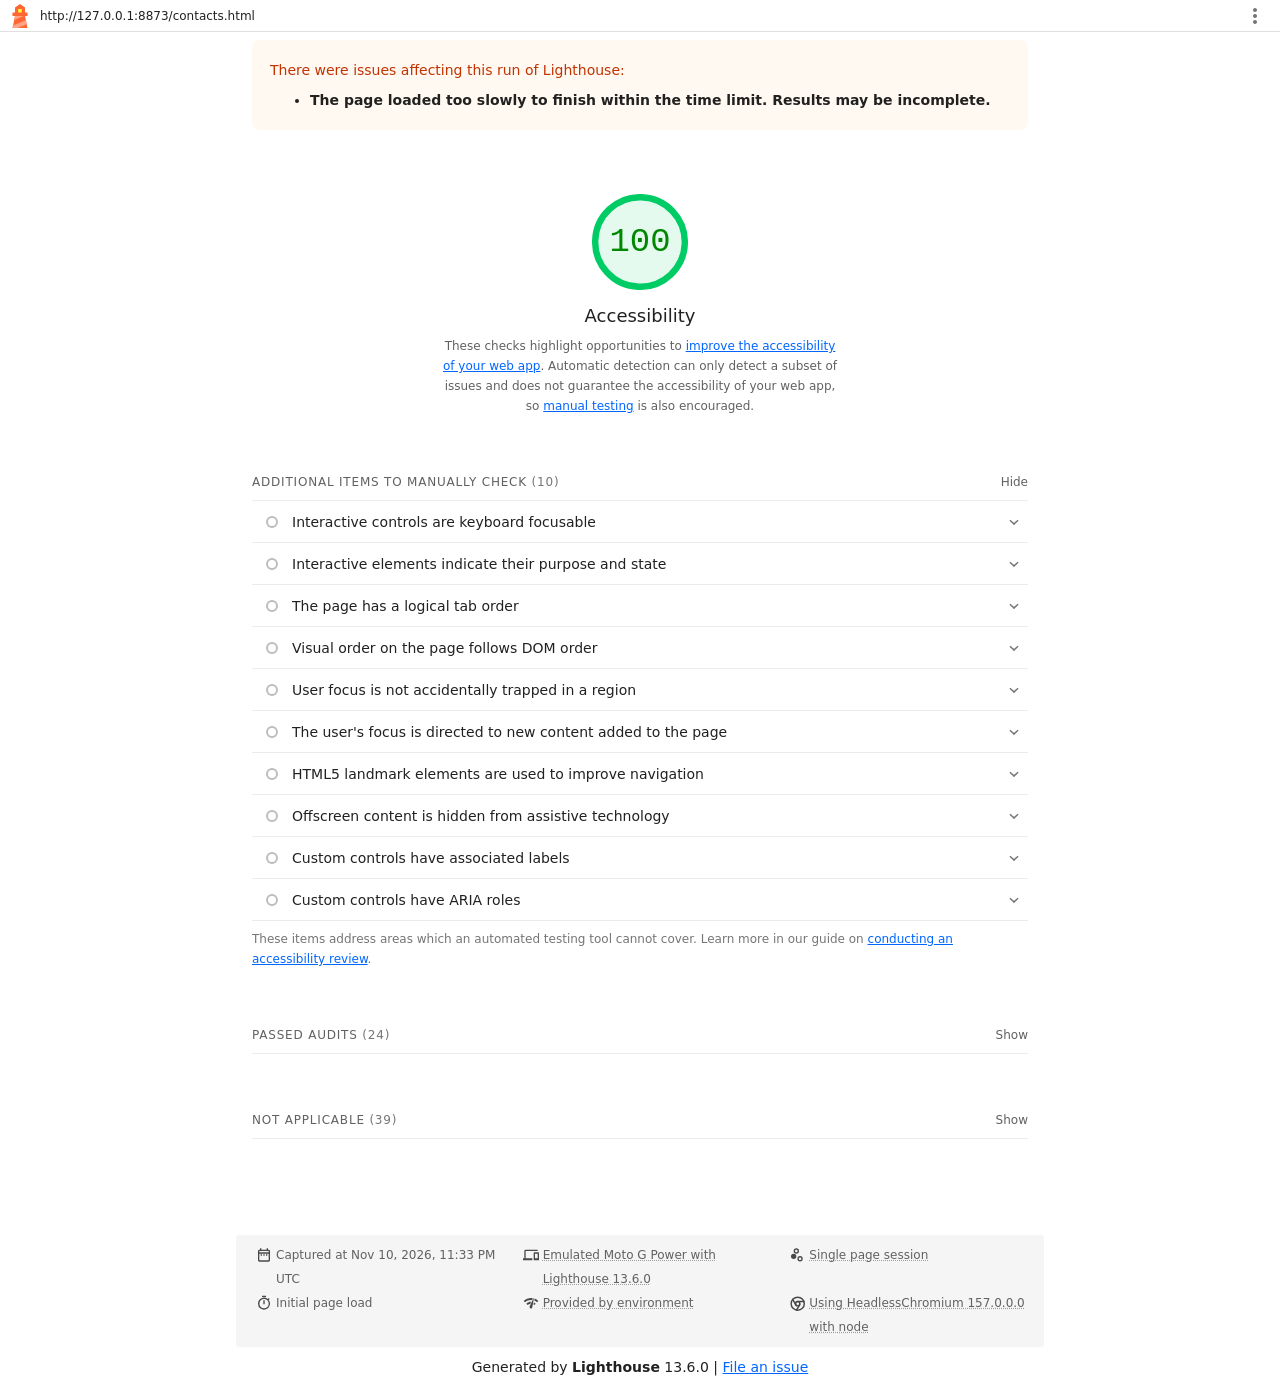
<file: lighthouse/contacts-accessibility.html>
<!--
@license
Copyright 2018 Google LLC
SPDX-License-Identifier: Apache-2.0
-->
<!doctype html>
<html lang="en">
<head>
  <meta charset="utf-8">
  <meta name="viewport" content="width=device-width, initial-scale=1, minimum-scale=1">
  <link rel="icon" href='data:image/svg+xml;utf8,<svg fill="none" xmlns="http://www.w3.org/2000/svg" viewBox="0 0 48 48"><path d="m14 7 10-7 10 7v10h5v7h-5l5 24H9l5-24H9v-7h5V7Z" fill="%23F63"/><path d="M31.561 24H14l-1.689 8.105L31.561 24ZM18.983 48H9l1.022-4.907L35.723 32.27l1.663 7.98L18.983 48Z" fill="%23FFA385"/><path fill="%23FF3" d="M20.5 10h7v7h-7z"/></svg>'>
  <title>Lighthouse Report</title>
  <style>body {margin: 0}</style>
</head>
<body>
  <noscript>Lighthouse report requires JavaScript. Please enable.</noscript>

  <div id="lh-log"></div>

  <script>window.__LIGHTHOUSE_JSON__ = {"lighthouseVersion":"13.6.0","requestedUrl":"http://127.0.0.1:8873/contacts.html","mainDocumentUrl":"http://127.0.0.1:8873/contacts.html","finalDisplayedUrl":"http://127.0.0.1:8873/contacts.html","finalUrl":"http://127.0.0.1:8873/contacts.html","fetchTime":"2026-11-10T23:33:25.204Z","gatherMode":"navigation","runWarnings":["The page loaded too slowly to finish within the time limit. Results may be incomplete."],"userAgent":"Mozilla/5.0 (Windows NT 10.0; Win64; x64) AppleWebKit/537.36 (KHTML, like Gecko) HeadlessChrome/157.0.0.0 Safari/537.36","environment":{"networkUserAgent":"Mozilla/5.0 (Linux; Android 11; moto g power (2022)) AppleWebKit/537.36 (KHTML, like Gecko) Chrome/157.0.0.0 Mobile Safari/537.36","hostUserAgent":"Mozilla/5.0 (Windows NT 10.0; Win64; x64) AppleWebKit/537.36 (KHTML, like Gecko) HeadlessChrome/157.0.0.0 Safari/537.36","benchmarkIndex":1560,"credits":{"axe-core":"4.14.0"}},"audits":{"accesskeys":{"id":"accesskeys","title":"`[accesskey]` values are unique","description":"Access keys let users quickly focus a part of the page. For proper navigation, each access key must be unique. [Learn more about access keys](https://dequeuniversity.com/rules/axe/4.14/accesskeys).","score":null,"scoreDisplayMode":"notApplicable"},"aria-allowed-attr":{"id":"aria-allowed-attr","title":"`[aria-*]` attributes match their roles","description":"Each ARIA `role` supports a specific subset of `aria-*` attributes. Mismatching these invalidates the `aria-*` attributes. [Learn how to match ARIA attributes to their roles](https://dequeuniversity.com/rules/axe/4.14/aria-allowed-attr).","score":1,"scoreDisplayMode":"binary","details":{"type":"table","headings":[{"key":"node","valueType":"node","subItemsHeading":{"key":"relatedNode","valueType":"node"},"label":"Failing Elements"}],"items":[]}},"aria-allowed-role":{"id":"aria-allowed-role","title":"Uses ARIA roles only on compatible elements","description":"Many HTML elements can only be assigned certain ARIA roles. Using ARIA roles where they are not allowed can interfere with the accessibility of the web page. [Learn more about ARIA roles](https://dequeuniversity.com/rules/axe/4.14/aria-allowed-role).","score":null,"scoreDisplayMode":"notApplicable"},"aria-command-name":{"id":"aria-command-name","title":"`button`, `link`, and `menuitem` elements have accessible names","description":"When an element doesn't have an accessible name, screen readers announce it with a generic name, making it unusable for users who rely on screen readers. [Learn how to make command elements more accessible](https://dequeuniversity.com/rules/axe/4.14/aria-command-name).","score":null,"scoreDisplayMode":"notApplicable"},"aria-conditional-attr":{"id":"aria-conditional-attr","title":"ARIA attributes are used as specified for the element's role","description":"Some ARIA attributes are only allowed on an element under certain conditions. [Learn more about conditional ARIA attributes](https://dequeuniversity.com/rules/axe/4.14/aria-conditional-attr).","score":1,"scoreDisplayMode":"binary","details":{"type":"table","headings":[{"key":"node","valueType":"node","subItemsHeading":{"key":"relatedNode","valueType":"node"},"label":"Failing Elements"}],"items":[]}},"aria-deprecated-role":{"id":"aria-deprecated-role","title":"Deprecated ARIA roles were not used","description":"Deprecated ARIA roles may not be processed correctly by assistive technology. [Learn more about deprecated ARIA roles](https://dequeuniversity.com/rules/axe/4.14/aria-deprecated-role).","score":1,"scoreDisplayMode":"binary","details":{"type":"table","headings":[{"key":"node","valueType":"node","subItemsHeading":{"key":"relatedNode","valueType":"node"},"label":"Failing Elements"}],"items":[]}},"aria-dialog-name":{"id":"aria-dialog-name","title":"Elements with `role=\"dialog\"` or `role=\"alertdialog\"` have accessible names.","description":"ARIA dialog elements without accessible names may prevent screen readers users from discerning the purpose of these elements. [Learn how to make ARIA dialog elements more accessible](https://dequeuniversity.com/rules/axe/4.14/aria-dialog-name).","score":null,"scoreDisplayMode":"notApplicable"},"aria-hidden-body":{"id":"aria-hidden-body","title":"`[aria-hidden=\"true\"]` is not present on the document `\u003cbody>`","description":"Assistive technologies, like screen readers, work inconsistently when `aria-hidden=\"true\"` is set on the document `\u003cbody>`. [Learn how `aria-hidden` affects the document body](https://dequeuniversity.com/rules/axe/4.14/aria-hidden-body).","score":1,"scoreDisplayMode":"binary","details":{"type":"table","headings":[{"key":"node","valueType":"node","subItemsHeading":{"key":"relatedNode","valueType":"node"},"label":"Failing Elements"}],"items":[]}},"aria-hidden-focus":{"id":"aria-hidden-focus","title":"`[aria-hidden=\"true\"]` elements do not contain focusable descendents","description":"Focusable descendents within an `[aria-hidden=\"true\"]` element prevent those interactive elements from being available to users of assistive technologies like screen readers. [Learn how `aria-hidden` affects focusable elements](https://dequeuniversity.com/rules/axe/4.14/aria-hidden-focus).","score":1,"scoreDisplayMode":"binary","details":{"type":"table","headings":[{"key":"node","valueType":"node","subItemsHeading":{"key":"relatedNode","valueType":"node"},"label":"Failing Elements"}],"items":[]}},"aria-input-field-name":{"id":"aria-input-field-name","title":"ARIA input fields have accessible names","description":"When an input field doesn't have an accessible name, screen readers announce it with a generic name, making it unusable for users who rely on screen readers. [Learn more about input field labels](https://dequeuniversity.com/rules/axe/4.14/aria-input-field-name).","score":null,"scoreDisplayMode":"notApplicable"},"aria-meter-name":{"id":"aria-meter-name","title":"ARIA `meter` elements have accessible names","description":"When a meter element doesn't have an accessible name, screen readers announce it with a generic name, making it unusable for users who rely on screen readers. [Learn how to name `meter` elements](https://dequeuniversity.com/rules/axe/4.14/aria-meter-name).","score":null,"scoreDisplayMode":"notApplicable"},"aria-progressbar-name":{"id":"aria-progressbar-name","title":"ARIA `progressbar` elements have accessible names","description":"When a `progressbar` element doesn't have an accessible name, screen readers announce it with a generic name, making it unusable for users who rely on screen readers. [Learn how to label `progressbar` elements](https://dequeuniversity.com/rules/axe/4.14/aria-progressbar-name).","score":null,"scoreDisplayMode":"notApplicable"},"aria-prohibited-attr":{"id":"aria-prohibited-attr","title":"Elements use only permitted ARIA attributes","description":"Using ARIA attributes in roles where they are prohibited can mean that important information is not communicated to users of assistive technologies. [Learn more about prohibited ARIA roles](https://dequeuniversity.com/rules/axe/4.14/aria-prohibited-attr).","score":1,"scoreDisplayMode":"binary","details":{"type":"table","headings":[{"key":"node","valueType":"node","subItemsHeading":{"key":"relatedNode","valueType":"node"},"label":"Failing Elements"}],"items":[]}},"aria-required-attr":{"id":"aria-required-attr","title":"`[role]`s have all required `[aria-*]` attributes","description":"Some ARIA roles have required attributes that describe the state of the element to screen readers. [Learn more about roles and required attributes](https://dequeuniversity.com/rules/axe/4.14/aria-required-attr).","score":1,"scoreDisplayMode":"binary","details":{"type":"table","headings":[{"key":"node","valueType":"node","subItemsHeading":{"key":"relatedNode","valueType":"node"},"label":"Failing Elements"}],"items":[]}},"aria-required-children":{"id":"aria-required-children","title":"Elements with an ARIA `[role]` that require children to contain a specific `[role]` have all required children.","description":"Some ARIA parent roles must contain specific child roles to perform their intended accessibility functions. [Learn more about roles and required children elements](https://dequeuniversity.com/rules/axe/4.14/aria-required-children).","score":null,"scoreDisplayMode":"notApplicable"},"aria-required-parent":{"id":"aria-required-parent","title":"`[role]`s are contained by their required parent element","description":"Some ARIA child roles must be contained by specific parent roles to properly perform their intended accessibility functions. [Learn more about ARIA roles and required parent element](https://dequeuniversity.com/rules/axe/4.14/aria-required-parent).","score":null,"scoreDisplayMode":"notApplicable"},"aria-roles":{"id":"aria-roles","title":"`[role]` values are valid","description":"ARIA roles must have valid values in order to perform their intended accessibility functions. [Learn more about valid ARIA roles](https://dequeuniversity.com/rules/axe/4.14/aria-roles).","score":1,"scoreDisplayMode":"binary","details":{"type":"table","headings":[{"key":"node","valueType":"node","subItemsHeading":{"key":"relatedNode","valueType":"node"},"label":"Failing Elements"}],"items":[]}},"aria-text":{"id":"aria-text","title":"Elements with the `role=text` attribute do not have focusable descendents.","description":"Adding `role=text` around a text node split by markup enables VoiceOver to treat it as one phrase, but the element's focusable descendents will not be announced. [Learn more about the `role=text` attribute](https://dequeuniversity.com/rules/axe/4.14/aria-text).","score":null,"scoreDisplayMode":"notApplicable"},"aria-toggle-field-name":{"id":"aria-toggle-field-name","title":"ARIA toggle fields have accessible names","description":"When a toggle field doesn't have an accessible name, screen readers announce it with a generic name, making it unusable for users who rely on screen readers. [Learn more about toggle fields](https://dequeuniversity.com/rules/axe/4.14/aria-toggle-field-name).","score":null,"scoreDisplayMode":"notApplicable"},"aria-tooltip-name":{"id":"aria-tooltip-name","title":"ARIA `tooltip` elements have accessible names","description":"When a tooltip element doesn't have an accessible name, screen readers announce it with a generic name, making it unusable for users who rely on screen readers. [Learn how to name `tooltip` elements](https://dequeuniversity.com/rules/axe/4.14/aria-tooltip-name).","score":null,"scoreDisplayMode":"notApplicable"},"aria-treeitem-name":{"id":"aria-treeitem-name","title":"ARIA `treeitem` elements have accessible names","description":"When a `treeitem` element doesn't have an accessible name, screen readers announce it with a generic name, making it unusable for users who rely on screen readers. [Learn more about labeling `treeitem` elements](https://dequeuniversity.com/rules/axe/4.14/aria-treeitem-name).","score":null,"scoreDisplayMode":"notApplicable"},"aria-valid-attr-value":{"id":"aria-valid-attr-value","title":"`[aria-*]` attributes have valid values","description":"Assistive technologies, like screen readers, can't interpret ARIA attributes with invalid values. [Learn more about valid values for ARIA attributes](https://dequeuniversity.com/rules/axe/4.14/aria-valid-attr-value).","score":1,"scoreDisplayMode":"binary","details":{"type":"table","headings":[{"key":"node","valueType":"node","subItemsHeading":{"key":"relatedNode","valueType":"node"},"label":"Failing Elements"}],"items":[]}},"aria-valid-attr":{"id":"aria-valid-attr","title":"`[aria-*]` attributes are valid and not misspelled","description":"Assistive technologies, like screen readers, can't interpret ARIA attributes with invalid names. [Learn more about valid ARIA attributes](https://dequeuniversity.com/rules/axe/4.14/aria-valid-attr).","score":1,"scoreDisplayMode":"binary","details":{"type":"table","headings":[{"key":"node","valueType":"node","subItemsHeading":{"key":"relatedNode","valueType":"node"},"label":"Failing Elements"}],"items":[]}},"button-name":{"id":"button-name","title":"Buttons have an accessible name","description":"When a button doesn't have an accessible name, screen readers announce it as \"button\", making it unusable for users who rely on screen readers. [Learn how to make buttons more accessible](https://dequeuniversity.com/rules/axe/4.14/button-name).","score":1,"scoreDisplayMode":"binary","details":{"type":"table","headings":[{"key":"node","valueType":"node","subItemsHeading":{"key":"relatedNode","valueType":"node"},"label":"Failing Elements"}],"items":[]}},"bypass":{"id":"bypass","title":"The page contains a heading, skip link, or landmark region","description":"Adding ways to bypass repetitive content lets keyboard users navigate the page more efficiently. [Learn more about bypass blocks](https://dequeuniversity.com/rules/axe/4.14/bypass).","score":null,"scoreDisplayMode":"notApplicable"},"color-contrast":{"id":"color-contrast","title":"Background and foreground colors have a sufficient contrast ratio","description":"Low-contrast text is difficult or impossible for many users to read. [Learn how to provide sufficient color contrast](https://dequeuniversity.com/rules/axe/4.14/color-contrast).","score":1,"scoreDisplayMode":"binary","details":{"type":"table","headings":[{"key":"node","valueType":"node","subItemsHeading":{"key":"relatedNode","valueType":"node"},"label":"Failing Elements"}],"items":[]}},"definition-list":{"id":"definition-list","title":"`\u003cdl>`'s contain only properly-ordered `\u003cdt>` and `\u003cdd>` groups, `\u003cscript>`, `\u003ctemplate>` or `\u003cdiv>` elements.","description":"When definition lists are not properly marked up, screen readers may produce confusing or inaccurate output. [Learn how to structure definition lists correctly](https://dequeuniversity.com/rules/axe/4.14/definition-list).","score":null,"scoreDisplayMode":"notApplicable"},"dlitem":{"id":"dlitem","title":"Definition list items are wrapped in `\u003cdl>` elements","description":"Definition list items (`\u003cdt>` and `\u003cdd>`) must be wrapped in a parent `\u003cdl>` element to ensure that screen readers can properly announce them. [Learn how to structure definition lists correctly](https://dequeuniversity.com/rules/axe/4.14/dlitem).","score":null,"scoreDisplayMode":"notApplicable"},"document-title":{"id":"document-title","title":"Document has a `\u003ctitle>` element","description":"The title gives screen reader users an overview of the page, and search engine users rely on it heavily to determine if a page is relevant to their search. [Learn more about document titles](https://dequeuniversity.com/rules/axe/4.14/document-title).","score":1,"scoreDisplayMode":"binary","details":{"type":"table","headings":[{"key":"node","valueType":"node","subItemsHeading":{"key":"relatedNode","valueType":"node"},"label":"Failing Elements"}],"items":[]}},"duplicate-id-aria":{"id":"duplicate-id-aria","title":"ARIA IDs are unique","description":"The value of an ARIA ID must be unique to prevent other instances from being overlooked by assistive technologies. [Learn how to fix duplicate ARIA IDs](https://dequeuniversity.com/rules/axe/4.14/duplicate-id-aria).","score":null,"scoreDisplayMode":"notApplicable"},"empty-heading":{"id":"empty-heading","title":"All heading elements contain content.","description":"A heading with no content or inaccessible text prevent screen reader users from accessing information on the page's structure. [Learn more about headings](https://dequeuniversity.com/rules/axe/4.14/empty-heading).","score":null,"scoreDisplayMode":"notApplicable"},"form-field-multiple-labels":{"id":"form-field-multiple-labels","title":"No form fields have multiple labels","description":"Form fields with multiple labels can be confusingly announced by assistive technologies like screen readers which use either the first, the last, or all of the labels. [Learn how to use form labels](https://dequeuniversity.com/rules/axe/4.14/form-field-multiple-labels).","score":null,"scoreDisplayMode":"notApplicable"},"frame-title":{"id":"frame-title","title":"`\u003cframe>` or `\u003ciframe>` elements have a title","description":"Screen reader users rely on frame titles to describe the contents of frames. [Learn more about frame titles](https://dequeuniversity.com/rules/axe/4.14/frame-title).","score":null,"scoreDisplayMode":"notApplicable"},"heading-order":{"id":"heading-order","title":"Heading elements appear in a sequentially-descending order","description":"Properly ordered headings that do not skip levels convey the semantic structure of the page, making it easier to navigate and understand when using assistive technologies. [Learn more about heading order](https://dequeuniversity.com/rules/axe/4.14/heading-order).","score":1,"scoreDisplayMode":"binary","details":{"type":"table","headings":[{"key":"node","valueType":"node","subItemsHeading":{"key":"relatedNode","valueType":"node"},"label":"Failing Elements"}],"items":[]}},"html-has-lang":{"id":"html-has-lang","title":"`\u003chtml>` element has a `[lang]` attribute","description":"If a page doesn't specify a `lang` attribute, a screen reader assumes that the page is in the default language that the user chose when setting up the screen reader. If the page isn't actually in the default language, then the screen reader might not announce the page's text correctly. [Learn more about the `lang` attribute](https://dequeuniversity.com/rules/axe/4.14/html-has-lang).","score":1,"scoreDisplayMode":"binary","details":{"type":"table","headings":[{"key":"node","valueType":"node","subItemsHeading":{"key":"relatedNode","valueType":"node"},"label":"Failing Elements"}],"items":[]}},"html-lang-valid":{"id":"html-lang-valid","title":"`\u003chtml>` element has a valid value for its `[lang]` attribute","description":"Specifying a valid [BCP 47 language](https://www.w3.org/International/questions/qa-choosing-language-tags#question) helps screen readers announce text properly. [Learn how to use the `lang` attribute](https://dequeuniversity.com/rules/axe/4.14/html-lang-valid).","score":1,"scoreDisplayMode":"binary","details":{"type":"table","headings":[{"key":"node","valueType":"node","subItemsHeading":{"key":"relatedNode","valueType":"node"},"label":"Failing Elements"}],"items":[]}},"html-xml-lang-mismatch":{"id":"html-xml-lang-mismatch","title":"`\u003chtml>` element has an `[xml:lang]` attribute with the same base language as the `[lang]` attribute.","description":"If the webpage does not specify a consistent language, then the screen reader might not announce the page's text correctly. [Learn more about the `lang` attribute](https://dequeuniversity.com/rules/axe/4.14/html-xml-lang-mismatch).","score":null,"scoreDisplayMode":"notApplicable"},"identical-links-same-purpose":{"id":"identical-links-same-purpose","title":"Identical links have the same purpose.","description":"Links with the same destination should have the same description, to help users understand the link's purpose and decide whether to follow it. [Learn more about identical links](https://dequeuniversity.com/rules/axe/4.14/identical-links-same-purpose).","score":null,"scoreDisplayMode":"notApplicable"},"image-alt":{"id":"image-alt","title":"Image elements have `[alt]` attributes","description":"Informative elements should aim for short, descriptive alternate text. Decorative elements can be ignored with an empty alt attribute. [Learn more about the `alt` attribute](https://dequeuniversity.com/rules/axe/4.14/image-alt).","score":null,"scoreDisplayMode":"notApplicable"},"image-redundant-alt":{"id":"image-redundant-alt","title":"Image elements do not have `[alt]` attributes that are redundant text.","description":"Informative elements should aim for short, descriptive alternative text. Alternative text that is exactly the same as the text adjacent to the link or image is potentially confusing for screen reader users, because the text will be read twice. [Learn more about the `alt` attribute](https://dequeuniversity.com/rules/axe/4.14/image-redundant-alt).","score":null,"scoreDisplayMode":"notApplicable"},"input-button-name":{"id":"input-button-name","title":"Input buttons have discernible text.","description":"Adding discernable and accessible text to input buttons may help screen reader users understand the purpose of the input button. [Learn more about input buttons](https://dequeuniversity.com/rules/axe/4.14/input-button-name).","score":null,"scoreDisplayMode":"notApplicable"},"input-image-alt":{"id":"input-image-alt","title":"`\u003cinput type=\"image\">` elements have `[alt]` text","description":"When an image is being used as an `\u003cinput>` button, providing alternative text can help screen reader users understand the purpose of the button. [Learn about input image alt text](https://dequeuniversity.com/rules/axe/4.14/input-image-alt).","score":null,"scoreDisplayMode":"notApplicable"},"label-content-name-mismatch":{"id":"label-content-name-mismatch","title":"Elements with visible text labels have matching accessible names.","description":"Visible text labels that do not match the accessible name can result in a confusing experience for screen reader users. [Learn more about accessible names](https://dequeuniversity.com/rules/axe/4.14/label-content-name-mismatch).","score":null,"scoreDisplayMode":"notApplicable"},"label":{"id":"label","title":"Form elements have associated labels","description":"Labels ensure that form controls are announced properly by assistive technologies, like screen readers. [Learn more about form element labels](https://dequeuniversity.com/rules/axe/4.14/label).","score":1,"scoreDisplayMode":"binary","details":{"type":"table","headings":[{"key":"node","valueType":"node","subItemsHeading":{"key":"relatedNode","valueType":"node"},"label":"Failing Elements"}],"items":[]}},"landmark-one-main":{"id":"landmark-one-main","title":"Document has a main landmark.","description":"One main landmark helps screen reader users navigate a web page. [Learn more about landmarks](https://dequeuniversity.com/rules/axe/4.14/landmark-one-main).","score":1,"scoreDisplayMode":"binary","details":{"type":"table","headings":[{"key":"node","valueType":"node","subItemsHeading":{"key":"relatedNode","valueType":"node"},"label":"Failing Elements"}],"items":[]}},"link-name":{"id":"link-name","title":"Links have a discernible name","description":"Link text (and alternate text for images, when used as links) that is discernible, unique, and focusable improves the navigation experience for screen reader users. [Learn how to make links accessible](https://dequeuniversity.com/rules/axe/4.14/link-name).","score":1,"scoreDisplayMode":"binary","details":{"type":"table","headings":[{"key":"node","valueType":"node","subItemsHeading":{"key":"relatedNode","valueType":"node"},"label":"Failing Elements"}],"items":[]}},"link-in-text-block":{"id":"link-in-text-block","title":"Links are distinguishable without relying on color.","description":"Low-contrast text is difficult or impossible for many users to read. Link text that is discernible improves the experience for users with low vision. [Learn how to make links distinguishable](https://dequeuniversity.com/rules/axe/4.14/link-in-text-block).","score":null,"scoreDisplayMode":"notApplicable"},"list":{"id":"list","title":"Lists contain only `\u003cli>` elements and script supporting elements (`\u003cscript>` and `\u003ctemplate>`).","description":"Screen readers have a specific way of announcing lists. Ensuring proper list structure aids screen reader output. [Learn more about proper list structure](https://dequeuniversity.com/rules/axe/4.14/list).","score":null,"scoreDisplayMode":"notApplicable"},"listitem":{"id":"listitem","title":"List items (`\u003cli>`) are contained within `\u003cul>`, `\u003col>` or `\u003cmenu>` parent elements","description":"Screen readers require list items (`\u003cli>`) to be contained within a parent `\u003cul>`, `\u003col>` or `\u003cmenu>` to be announced properly. [Learn more about proper list structure](https://dequeuniversity.com/rules/axe/4.14/listitem).","score":null,"scoreDisplayMode":"notApplicable"},"meta-refresh":{"id":"meta-refresh","title":"The document does not use `\u003cmeta http-equiv=\"refresh\">`","description":"Users do not expect a page to refresh automatically, and doing so will move focus back to the top of the page. This may create a frustrating or confusing experience. [Learn more about the refresh meta tag](https://dequeuniversity.com/rules/axe/4.14/meta-refresh).","score":null,"scoreDisplayMode":"notApplicable"},"meta-viewport":{"id":"meta-viewport","title":"`[user-scalable=\"no\"]` is not used in the `\u003cmeta name=\"viewport\">` element and the `[maximum-scale]` attribute is not less than 5.","description":"Disabling zooming is problematic for users with low vision who rely on screen magnification to properly see the contents of a web page. [Learn more about the viewport meta tag](https://dequeuniversity.com/rules/axe/4.14/meta-viewport).","score":1,"scoreDisplayMode":"binary","details":{"type":"table","headings":[{"key":"node","valueType":"node","subItemsHeading":{"key":"relatedNode","valueType":"node"},"label":"Failing Elements"}],"items":[]}},"object-alt":{"id":"object-alt","title":"`\u003cobject>` elements have alternate text","description":"Screen readers cannot translate non-text content. Adding alternate text to `\u003cobject>` elements helps screen readers convey meaning to users. [Learn more about alt text for `object` elements](https://dequeuniversity.com/rules/axe/4.14/object-alt).","score":null,"scoreDisplayMode":"notApplicable"},"select-name":{"id":"select-name","title":"Select elements have associated label elements.","description":"Form elements without effective labels can create frustrating experiences for screen reader users. [Learn more about the `select` element](https://dequeuniversity.com/rules/axe/4.14/select-name).","score":null,"scoreDisplayMode":"notApplicable"},"skip-link":{"id":"skip-link","title":"Skip links are focusable.","description":"Including a skip link can help users skip to the main content to save time. [Learn more about skip links](https://dequeuniversity.com/rules/axe/4.14/skip-link).","score":1,"scoreDisplayMode":"binary","details":{"type":"table","headings":[{"key":"node","valueType":"node","subItemsHeading":{"key":"relatedNode","valueType":"node"},"label":"Failing Elements"}],"items":[]}},"tabindex":{"id":"tabindex","title":"No element has a `[tabindex]` value greater than 0","description":"A value greater than 0 implies an explicit navigation ordering. Although technically valid, this often creates frustrating experiences for users who rely on assistive technologies. [Learn more about the `tabindex` attribute](https://dequeuniversity.com/rules/axe/4.14/tabindex).","score":1,"scoreDisplayMode":"binary","details":{"type":"table","headings":[{"key":"node","valueType":"node","subItemsHeading":{"key":"relatedNode","valueType":"node"},"label":"Failing Elements"}],"items":[]}},"table-duplicate-name":{"id":"table-duplicate-name","title":"Tables have different content in the summary attribute and `\u003ccaption>`.","description":"The summary attribute should describe the table structure, while `\u003ccaption>` should have the onscreen title. Accurate table mark-up helps users of screen readers. [Learn more about summary and caption](https://dequeuniversity.com/rules/axe/4.14/table-duplicate-name).","score":null,"scoreDisplayMode":"notApplicable"},"table-fake-caption":{"id":"table-fake-caption","title":"Tables use `\u003ccaption>` instead of cells with the `[colspan]` attribute to indicate a caption.","description":"Screen readers have features to make navigating tables easier. Ensuring that tables use the actual caption element instead of cells with the `[colspan]` attribute may improve the experience for screen reader users. [Learn more about captions](https://dequeuniversity.com/rules/axe/4.14/table-fake-caption).","score":null,"scoreDisplayMode":"notApplicable"},"target-size":{"id":"target-size","title":"Touch targets have sufficient size and spacing.","description":"Touch targets with sufficient size and spacing help users who may have difficulty targeting small controls to activate the targets. [Learn more about touch targets](https://dequeuniversity.com/rules/axe/4.14/target-size).","score":1,"scoreDisplayMode":"binary","details":{"type":"table","headings":[{"key":"node","valueType":"node","subItemsHeading":{"key":"relatedNode","valueType":"node"},"label":"Failing Elements"}],"items":[]}},"td-has-header":{"id":"td-has-header","title":"`\u003ctd>` elements in a large `\u003ctable>` have one or more table headers.","description":"Screen readers have features to make navigating tables easier. Ensuring that `\u003ctd>` elements in a large table (3 or more cells in width and height) have an associated table header may improve the experience for screen reader users. [Learn more about table headers](https://dequeuniversity.com/rules/axe/4.14/td-has-header).","score":null,"scoreDisplayMode":"notApplicable"},"td-headers-attr":{"id":"td-headers-attr","title":"Cells in a `\u003ctable>` element that use the `[headers]` attribute refer to table cells within the same table.","description":"Screen readers have features to make navigating tables easier. Ensuring `\u003ctd>` cells using the `[headers]` attribute only refer to other cells in the same table may improve the experience for screen reader users. [Learn more about the `headers` attribute](https://dequeuniversity.com/rules/axe/4.14/td-headers-attr).","score":null,"scoreDisplayMode":"notApplicable"},"th-has-data-cells":{"id":"th-has-data-cells","title":"`\u003cth>` elements and elements with `[role=\"columnheader\"/\"rowheader\"]` have data cells they describe.","description":"Screen readers have features to make navigating tables easier. Ensuring table headers always refer to some set of cells may improve the experience for screen reader users. [Learn more about table headers](https://dequeuniversity.com/rules/axe/4.14/th-has-data-cells).","score":null,"scoreDisplayMode":"notApplicable"},"valid-lang":{"id":"valid-lang","title":"`[lang]` attributes have a valid value","description":"Specifying a valid [BCP 47 language](https://www.w3.org/International/questions/qa-choosing-language-tags#question) on elements helps ensure that text is pronounced correctly by a screen reader. [Learn how to use the `lang` attribute](https://dequeuniversity.com/rules/axe/4.14/valid-lang).","score":null,"scoreDisplayMode":"notApplicable"},"video-caption":{"id":"video-caption","title":"`\u003cvideo>` elements contain a `\u003ctrack>` element with `[kind=\"captions\"]`","description":"When a video provides a caption it is easier for deaf and hearing impaired users to access its information. [Learn more about video captions](https://dequeuniversity.com/rules/axe/4.14/video-caption).","score":null,"scoreDisplayMode":"notApplicable"},"custom-controls-labels":{"id":"custom-controls-labels","title":"Custom controls have associated labels","description":"Custom interactive controls have associated labels, provided by aria-label or aria-labelledby. [Learn more about custom controls and labels](https://developer.chrome.com/docs/lighthouse/accessibility/custom-controls-labels/).","score":null,"scoreDisplayMode":"manual"},"custom-controls-roles":{"id":"custom-controls-roles","title":"Custom controls have ARIA roles","description":"Custom interactive controls have appropriate ARIA roles. [Learn how to add roles to custom controls](https://developer.chrome.com/docs/lighthouse/accessibility/custom-control-roles/).","score":null,"scoreDisplayMode":"manual"},"focus-traps":{"id":"focus-traps","title":"User focus is not accidentally trapped in a region","description":"A user can tab into and out of any control or region without accidentally trapping their focus. [Learn how to avoid focus traps](https://developer.chrome.com/docs/lighthouse/accessibility/focus-traps/).","score":null,"scoreDisplayMode":"manual"},"focusable-controls":{"id":"focusable-controls","title":"Interactive controls are keyboard focusable","description":"Custom interactive controls are keyboard focusable and display a focus indicator. [Learn how to make custom controls focusable](https://developer.chrome.com/docs/lighthouse/accessibility/focusable-controls/).","score":null,"scoreDisplayMode":"manual"},"interactive-element-affordance":{"id":"interactive-element-affordance","title":"Interactive elements indicate their purpose and state","description":"Interactive elements, such as links and buttons, should indicate their state and be distinguishable from non-interactive elements. [Learn how to decorate interactive elements with affordance hints](https://developer.chrome.com/docs/lighthouse/accessibility/interactive-element-affordance/).","score":null,"scoreDisplayMode":"manual"},"logical-tab-order":{"id":"logical-tab-order","title":"The page has a logical tab order","description":"Tabbing through the page follows the visual layout. Users cannot focus elements that are offscreen. [Learn more about logical tab ordering](https://developer.chrome.com/docs/lighthouse/accessibility/logical-tab-order/).","score":null,"scoreDisplayMode":"manual"},"managed-focus":{"id":"managed-focus","title":"The user's focus is directed to new content added to the page","description":"If new content, such as a dialog, is added to the page, the user's focus is directed to it. [Learn how to direct focus to new content](https://developer.chrome.com/docs/lighthouse/accessibility/managed-focus/).","score":null,"scoreDisplayMode":"manual"},"offscreen-content-hidden":{"id":"offscreen-content-hidden","title":"Offscreen content is hidden from assistive technology","description":"Offscreen content is hidden with display: none or aria-hidden=true. [Learn how to properly hide offscreen content](https://developer.chrome.com/docs/lighthouse/accessibility/offscreen-content-hidden/).","score":null,"scoreDisplayMode":"manual"},"use-landmarks":{"id":"use-landmarks","title":"HTML5 landmark elements are used to improve navigation","description":"Landmark elements (`\u003cmain>`, `\u003cnav>`, etc.) are used to improve the keyboard navigation of the page for assistive technology. [Learn more about landmark elements](https://developer.chrome.com/docs/lighthouse/accessibility/use-landmarks/).","score":null,"scoreDisplayMode":"manual"},"visual-order-follows-dom":{"id":"visual-order-follows-dom","title":"Visual order on the page follows DOM order","description":"DOM order matches the visual order, improving navigation for assistive technology. [Learn more about DOM and visual ordering](https://developer.chrome.com/docs/lighthouse/accessibility/visual-order-follows-dom/).","score":null,"scoreDisplayMode":"manual"},"autocomplete-valid":{"id":"autocomplete-valid","title":"`autocomplete` attributes are used correctly","description":"The `autocomplete` attribute values must be valid and correctly applied for screen readers to function correctly. [Learn more about valid autocomplete values](https://dequeuniversity.com/rules/axe/4.14/autocomplete-valid).","score":1,"scoreDisplayMode":"binary","details":{"type":"table","headings":[{"key":"node","valueType":"node","subItemsHeading":{"key":"relatedNode","valueType":"node"},"label":"Failing Elements"}],"items":[]}},"presentation-role-conflict":{"id":"presentation-role-conflict","title":"Elements with `role=\"none\"` or `role=\"presentation\"` do not have conflicts","description":"There are certain cases where the semantic role of an element with `role=\"none\"` or `role=\"presentation\"` does not resolve to none or presentation. To ensure the element remains removed from the accessibility tree, you should not add any global ARIA attributes to the element or make it focusable. [Learn more about presentation role conflict](https://dequeuniversity.com/rules/axe/4.14/presentation-role-conflict).","score":null,"scoreDisplayMode":"notApplicable"},"svg-img-alt":{"id":"svg-img-alt","title":"SVG elements with an `img` role have an accessible text alternative","description":"Ensures SVG elements with an `img`, `graphics-document` or `graphics-symbol` role have an accessible text alternative. [Learn more about SVG alt text](https://dequeuniversity.com/rules/axe/4.14/svg-img-alt).","score":null,"scoreDisplayMode":"notApplicable"}},"configSettings":{"output":"html","maxWaitForFcp":30000,"maxWaitForLoad":45000,"pauseAfterFcpMs":5250,"pauseAfterLoadMs":5250,"networkQuietThresholdMs":5250,"cpuQuietThresholdMs":5250,"formFactor":"mobile","throttling":{"rttMs":150,"throughputKbps":1638.4,"requestLatencyMs":562.5,"downloadThroughputKbps":1474.5600000000002,"uploadThroughputKbps":675,"cpuSlowdownMultiplier":4},"throttlingMethod":"provided","screenEmulation":{"mobile":true,"width":375,"height":812,"deviceScaleFactor":1,"disabled":false},"emulatedUserAgent":"Mozilla/5.0 (Linux; Android 11; moto g power (2022)) AppleWebKit/537.36 (KHTML, like Gecko) Chrome/136.0.0.0 Mobile Safari/537.36","auditMode":false,"gatherMode":false,"clearStorageTypes":["file_systems","shader_cache","service_workers","cache_storage"],"disableStorageReset":false,"debugNavigation":false,"channel":"node","usePassiveGathering":false,"disableFullPageScreenshot":false,"skipAboutBlank":false,"blankPage":"about:blank","ignoreStatusCode":false,"locale":"en-US","blockedUrlPatterns":null,"additionalTraceCategories":null,"extraHeaders":null,"precomputedLanternData":null,"onlyAudits":null,"onlyCategories":["accessibility"],"skipAudits":null},"categories":{"accessibility":{"title":"Accessibility","description":"These checks highlight opportunities to [improve the accessibility of your web app](https://developer.chrome.com/docs/lighthouse/accessibility/). Automatic detection can only detect a subset of issues and does not guarantee the accessibility of your web app, so [manual testing](https://web.dev/articles/how-to-review) is also encouraged.","manualDescription":"These items address areas which an automated testing tool cannot cover. Learn more in our guide on [conducting an accessibility review](https://web.dev/articles/how-to-review).","supportedModes":["navigation","snapshot"],"auditRefs":[{"id":"accesskeys","weight":0,"group":"a11y-navigation"},{"id":"aria-allowed-attr","weight":10,"group":"a11y-aria"},{"id":"aria-command-name","weight":0,"group":"a11y-aria"},{"id":"aria-conditional-attr","weight":7,"group":"a11y-aria"},{"id":"aria-deprecated-role","weight":1,"group":"a11y-aria"},{"id":"aria-dialog-name","weight":0,"group":"a11y-aria"},{"id":"aria-hidden-body","weight":10,"group":"a11y-aria"},{"id":"aria-hidden-focus","weight":7,"group":"a11y-aria"},{"id":"aria-input-field-name","weight":0,"group":"a11y-aria"},{"id":"aria-meter-name","weight":0,"group":"a11y-aria"},{"id":"aria-progressbar-name","weight":0,"group":"a11y-aria"},{"id":"aria-prohibited-attr","weight":7,"group":"a11y-aria"},{"id":"aria-required-attr","weight":10,"group":"a11y-aria"},{"id":"aria-required-children","weight":0,"group":"a11y-aria"},{"id":"aria-required-parent","weight":0,"group":"a11y-aria"},{"id":"aria-roles","weight":10,"group":"a11y-aria"},{"id":"aria-text","weight":0,"group":"a11y-aria"},{"id":"aria-toggle-field-name","weight":0,"group":"a11y-aria"},{"id":"aria-tooltip-name","weight":0,"group":"a11y-aria"},{"id":"aria-treeitem-name","weight":0,"group":"a11y-aria"},{"id":"aria-valid-attr-value","weight":10,"group":"a11y-aria"},{"id":"aria-valid-attr","weight":10,"group":"a11y-aria"},{"id":"button-name","weight":10,"group":"a11y-names-labels"},{"id":"bypass","weight":0,"group":"a11y-navigation"},{"id":"color-contrast","weight":7,"group":"a11y-color-contrast"},{"id":"definition-list","weight":0,"group":"a11y-tables-lists"},{"id":"dlitem","weight":0,"group":"a11y-tables-lists"},{"id":"document-title","weight":7,"group":"a11y-names-labels"},{"id":"duplicate-id-aria","weight":0,"group":"a11y-aria"},{"id":"form-field-multiple-labels","weight":0,"group":"a11y-names-labels"},{"id":"frame-title","weight":0,"group":"a11y-names-labels"},{"id":"heading-order","weight":3,"group":"a11y-navigation"},{"id":"html-has-lang","weight":7,"group":"a11y-language"},{"id":"html-lang-valid","weight":7,"group":"a11y-language"},{"id":"html-xml-lang-mismatch","weight":0,"group":"a11y-language"},{"id":"image-alt","weight":0,"group":"a11y-names-labels"},{"id":"input-button-name","weight":0,"group":"a11y-names-labels"},{"id":"input-image-alt","weight":0,"group":"a11y-names-labels"},{"id":"label","weight":10,"group":"a11y-names-labels"},{"id":"link-in-text-block","weight":0,"group":"a11y-color-contrast"},{"id":"link-name","weight":7,"group":"a11y-names-labels"},{"id":"list","weight":0,"group":"a11y-tables-lists"},{"id":"listitem","weight":0,"group":"a11y-tables-lists"},{"id":"meta-refresh","weight":0,"group":"a11y-best-practices"},{"id":"meta-viewport","weight":10,"group":"a11y-best-practices"},{"id":"object-alt","weight":0,"group":"a11y-names-labels"},{"id":"select-name","weight":0,"group":"a11y-names-labels"},{"id":"skip-link","weight":3,"group":"a11y-names-labels"},{"id":"tabindex","weight":7,"group":"a11y-navigation"},{"id":"target-size","weight":7,"group":"a11y-best-practices"},{"id":"td-headers-attr","weight":0,"group":"a11y-tables-lists"},{"id":"th-has-data-cells","weight":0,"group":"a11y-tables-lists"},{"id":"valid-lang","weight":0,"group":"a11y-language"},{"id":"video-caption","weight":0,"group":"a11y-audio-video"},{"id":"landmark-one-main","weight":3,"group":"a11y-best-practices"},{"id":"autocomplete-valid","weight":1,"group":"a11y-best-practices"},{"id":"presentation-role-conflict","weight":0,"group":"a11y-best-practices"},{"id":"svg-img-alt","weight":0,"group":"a11y-best-practices"},{"id":"focusable-controls","weight":0},{"id":"interactive-element-affordance","weight":0},{"id":"logical-tab-order","weight":0},{"id":"visual-order-follows-dom","weight":0},{"id":"focus-traps","weight":0},{"id":"managed-focus","weight":0},{"id":"use-landmarks","weight":0},{"id":"offscreen-content-hidden","weight":0},{"id":"custom-controls-labels","weight":0},{"id":"custom-controls-roles","weight":0},{"id":"table-duplicate-name","weight":0,"group":"a11y-best-practices"},{"id":"empty-heading","weight":0,"group":"a11y-best-practices"},{"id":"aria-allowed-role","weight":0,"group":"a11y-best-practices"},{"id":"image-redundant-alt","weight":0,"group":"a11y-names-labels"},{"id":"identical-links-same-purpose","weight":0,"group":"a11y-best-practices"},{"id":"label-content-name-mismatch","weight":0,"group":"hidden"},{"id":"table-fake-caption","weight":0,"group":"hidden"},{"id":"td-has-header","weight":0,"group":"hidden"}],"id":"accessibility","score":1}},"categoryGroups":{"metrics":{"title":"Metrics"},"insights":{"title":"Insights","description":"These insights are also available in the Chrome DevTools Performance Panel - [record a trace](https://developer.chrome.com/docs/devtools/performance/reference) to view more detailed information."},"diagnostics":{"title":"Diagnostics","description":"More information about the performance of your application. These numbers don't [directly affect](https://developer.chrome.com/docs/lighthouse/performance/performance-scoring/) the Performance score."},"a11y-best-practices":{"title":"Best practices","description":"These items highlight common accessibility best practices."},"a11y-color-contrast":{"title":"Contrast","description":"These are opportunities to improve the legibility of your content."},"a11y-names-labels":{"title":"Names and labels","description":"These are opportunities to improve the semantics of the controls in your application. This may enhance the experience for users of assistive technology, like a screen reader."},"a11y-navigation":{"title":"Navigation","description":"These are opportunities to improve keyboard navigation in your application."},"a11y-aria":{"title":"ARIA","description":"These are opportunities to improve the usage of ARIA in your application which may enhance the experience for users of assistive technology, like a screen reader."},"a11y-language":{"title":"Internationalization and localization","description":"These are opportunities to improve the interpretation of your content by users in different locales."},"a11y-audio-video":{"title":"Audio and video","description":"These are opportunities to provide alternative content for audio and video. This may improve the experience for users with hearing or vision impairments."},"a11y-tables-lists":{"title":"Tables and lists","description":"These are opportunities to improve the experience of reading tabular or list data using assistive technology, like a screen reader."},"seo-mobile":{"title":"Mobile Friendly","description":"Make sure your pages are mobile friendly so users don’t have to pinch or zoom in order to read the content pages. [Learn how to make pages mobile-friendly](https://developers.google.com/search/mobile-sites/)."},"seo-content":{"title":"Content Best Practices","description":"Format your HTML in a way that enables crawlers to better understand your app’s content."},"seo-crawl":{"title":"Crawling and Indexing","description":"To appear in search results, crawlers need access to your app."},"best-practices-trust-safety":{"title":"Trust and Safety"},"best-practices-ux":{"title":"User Experience"},"best-practices-browser-compat":{"title":"Browser Compatibility"},"best-practices-general":{"title":"General"},"webmcp":{"title":"WebMCP","description":"Audits validating WebMCP integration."},"agent-accessibility":{"title":"Agent Accessibility","description":"These audits highlight best practices for improving the accessibility of the website for AI agents."},"agent-discoverability":{"title":"Agent Discoverability","description":"These audits validate that websites expose discoverable resources, documentation, and catalogs for AI agents."},"hidden":{"title":""}},"stackPacks":[],"entities":[{"name":"127.0.0.1","origins":["http://127.0.0.1:8873"],"isFirstParty":true,"isUnrecognized":true},{"name":"kaspersky-labs.com","origins":["http://gc.kis.v2.scr.kaspersky-labs.com"],"isUnrecognized":true}],"fullPageScreenshot":{"screenshot":{"data":"[data-uri]","width":375,"height":2098},"nodes":{"1-0-SPAN":{"id":"","top":59,"bottom":93,"left":18,"right":52,"width":34,"height":34}}},"timing":{"entries":[{"startTime":1875.22,"name":"lh:config","duration":713.69,"entryType":"measure"},{"startTime":1878.9,"name":"lh:config:resolveArtifactsToDefns","duration":98.78,"entryType":"measure"},{"startTime":2589.14,"name":"lh:runner:gather","duration":48152.54,"entryType":"measure"},{"startTime":2849.67,"name":"lh:driver:connect","duration":5.64,"entryType":"measure"},{"startTime":2855.69,"name":"lh:driver:navigate","duration":9.95,"entryType":"measure"},{"startTime":2866.04,"name":"lh:gather:getBenchmarkIndex","duration":1014.69,"entryType":"measure"},{"startTime":3881.09,"name":"lh:gather:getVersion","duration":2.4,"entryType":"measure"},{"startTime":3883.82,"name":"lh:gather:getDevicePixelRatio","duration":3.74,"entryType":"measure"},{"startTime":3888.68,"name":"lh:prepare:navigationMode","duration":293.03,"entryType":"measure"},{"startTime":3891.92,"name":"lh:gather:getVersion","duration":1.66,"entryType":"measure"},{"startTime":3932.34,"name":"lh:storage:clearDataForOrigin","duration":114.91,"entryType":"measure"},{"startTime":4047.64,"name":"lh:storage:clearBrowserCaches","duration":126.87,"entryType":"measure"},{"startTime":4177.72,"name":"lh:gather:prepareThrottlingAndNetwork","duration":3.92,"entryType":"measure"},{"startTime":4202.96,"name":"lh:driver:navigate","duration":45012.53,"entryType":"measure"},{"startTime":49222.94,"name":"lh:computed:NetworkRecords","duration":7.21,"entryType":"measure"},{"startTime":49231.35,"name":"lh:gather:getArtifact:DevtoolsLog","duration":0.07,"entryType":"measure"},{"startTime":49231.45,"name":"lh:gather:getArtifact:Accessibility","duration":311.55,"entryType":"measure"},{"startTime":49543.29,"name":"lh:gather:getArtifact:NetworkUserAgent","duration":0.1,"entryType":"measure"},{"startTime":49543.41,"name":"lh:gather:getArtifact:Stacks","duration":11.66,"entryType":"measure"},{"startTime":49543.53,"name":"lh:gather:collectStacks","duration":11.51,"entryType":"measure"},{"startTime":49555.09,"name":"lh:gather:getArtifact:FullPageScreenshot","duration":1165.26,"entryType":"measure"},{"startTime":50712.94,"name":"lh:gather:getVersion","duration":1.87,"entryType":"measure"},{"startTime":50742.33,"name":"lh:runner:audit","duration":303.62,"entryType":"measure"},{"startTime":50742.52,"name":"lh:runner:auditing","duration":302.24,"entryType":"measure"},{"startTime":50744.89,"name":"lh:audit:accesskeys","duration":4.38,"entryType":"measure"},{"startTime":50750.52,"name":"lh:audit:aria-allowed-attr","duration":14.78,"entryType":"measure"},{"startTime":50766.48,"name":"lh:audit:aria-allowed-role","duration":6.99,"entryType":"measure"},{"startTime":50774.02,"name":"lh:audit:aria-command-name","duration":1.99,"entryType":"measure"},{"startTime":50776.52,"name":"lh:audit:aria-conditional-attr","duration":7.9,"entryType":"measure"},{"startTime":50784.69,"name":"lh:audit:aria-deprecated-role","duration":5.11,"entryType":"measure"},{"startTime":50790.1,"name":"lh:audit:aria-dialog-name","duration":0.98,"entryType":"measure"},{"startTime":50791.46,"name":"lh:audit:aria-hidden-body","duration":5.49,"entryType":"measure"},{"startTime":50797.62,"name":"lh:audit:aria-hidden-focus","duration":7.77,"entryType":"measure"},{"startTime":50805.85,"name":"lh:audit:aria-input-field-name","duration":1.53,"entryType":"measure"},{"startTime":50807.74,"name":"lh:audit:aria-meter-name","duration":1.62,"entryType":"measure"},{"startTime":50809.77,"name":"lh:audit:aria-progressbar-name","duration":1.54,"entryType":"measure"},{"startTime":50811.56,"name":"lh:audit:aria-prohibited-attr","duration":5.6,"entryType":"measure"},{"startTime":50817.41,"name":"lh:audit:aria-required-attr","duration":3.44,"entryType":"measure"},{"startTime":50821.15,"name":"lh:audit:aria-required-children","duration":1.57,"entryType":"measure"},{"startTime":50822.96,"name":"lh:audit:aria-required-parent","duration":1.18,"entryType":"measure"},{"startTime":50824.36,"name":"lh:audit:aria-roles","duration":3.55,"entryType":"measure"},{"startTime":50832.26,"name":"lh:audit:aria-text","duration":2.84,"entryType":"measure"},{"startTime":50835.69,"name":"lh:audit:aria-toggle-field-name","duration":2.78,"entryType":"measure"},{"startTime":50838.97,"name":"lh:audit:aria-tooltip-name","duration":2.65,"entryType":"measure"},{"startTime":50842.09,"name":"lh:audit:aria-treeitem-name","duration":2.7,"entryType":"measure"},{"startTime":50845.24,"name":"lh:audit:aria-valid-attr-value","duration":5.67,"entryType":"measure"},{"startTime":50851.37,"name":"lh:audit:aria-valid-attr","duration":11.46,"entryType":"measure"},{"startTime":50863.22,"name":"lh:audit:button-name","duration":3.54,"entryType":"measure"},{"startTime":50867,"name":"lh:audit:bypass","duration":3.13,"entryType":"measure"},{"startTime":50870.35,"name":"lh:audit:color-contrast","duration":3.96,"entryType":"measure"},{"startTime":50874.68,"name":"lh:audit:definition-list","duration":2.29,"entryType":"measure"},{"startTime":50877.34,"name":"lh:audit:dlitem","duration":2.53,"entryType":"measure"},{"startTime":50880.2,"name":"lh:audit:document-title","duration":4.57,"entryType":"measure"},{"startTime":50885.09,"name":"lh:audit:duplicate-id-aria","duration":4.52,"entryType":"measure"},{"startTime":50889.97,"name":"lh:audit:empty-heading","duration":4.42,"entryType":"measure"},{"startTime":50894.62,"name":"lh:audit:form-field-multiple-labels","duration":3.16,"entryType":"measure"},{"startTime":50898.02,"name":"lh:audit:frame-title","duration":1.67,"entryType":"measure"},{"startTime":50900.03,"name":"lh:audit:heading-order","duration":2.95,"entryType":"measure"},{"startTime":50903.2,"name":"lh:audit:html-has-lang","duration":3.08,"entryType":"measure"},{"startTime":50906.49,"name":"lh:audit:html-lang-valid","duration":7.76,"entryType":"measure"},{"startTime":50914.53,"name":"lh:audit:html-xml-lang-mismatch","duration":1.72,"entryType":"measure"},{"startTime":50916.48,"name":"lh:audit:identical-links-same-purpose","duration":3.17,"entryType":"measure"},{"startTime":50920,"name":"lh:audit:image-alt","duration":4.27,"entryType":"measure"},{"startTime":50924.91,"name":"lh:audit:image-redundant-alt","duration":3.06,"entryType":"measure"},{"startTime":50928.34,"name":"lh:audit:input-button-name","duration":2.31,"entryType":"measure"},{"startTime":50930.93,"name":"lh:audit:input-image-alt","duration":2.52,"entryType":"measure"},{"startTime":50933.78,"name":"lh:audit:label-content-name-mismatch","duration":2.07,"entryType":"measure"},{"startTime":50936.05,"name":"lh:audit:label","duration":4.15,"entryType":"measure"},{"startTime":50940.53,"name":"lh:audit:landmark-one-main","duration":12.96,"entryType":"measure"},{"startTime":50953.86,"name":"lh:audit:link-name","duration":6.44,"entryType":"measure"},{"startTime":50960.69,"name":"lh:audit:link-in-text-block","duration":3.21,"entryType":"measure"},{"startTime":50964.37,"name":"lh:audit:list","duration":3.61,"entryType":"measure"},{"startTime":50968.26,"name":"lh:audit:listitem","duration":2.46,"entryType":"measure"},{"startTime":50971.04,"name":"lh:audit:meta-refresh","duration":2.27,"entryType":"measure"},{"startTime":50973.53,"name":"lh:audit:meta-viewport","duration":2.85,"entryType":"measure"},{"startTime":50976.58,"name":"lh:audit:object-alt","duration":2.04,"entryType":"measure"},{"startTime":50978.83,"name":"lh:audit:select-name","duration":2.12,"entryType":"measure"},{"startTime":50981.14,"name":"lh:audit:skip-link","duration":2.59,"entryType":"measure"},{"startTime":50983.93,"name":"lh:audit:tabindex","duration":2.66,"entryType":"measure"},{"startTime":50986.79,"name":"lh:audit:table-duplicate-name","duration":2.41,"entryType":"measure"},{"startTime":50989.44,"name":"lh:audit:table-fake-caption","duration":3.02,"entryType":"measure"},{"startTime":50992.99,"name":"lh:audit:target-size","duration":4.8,"entryType":"measure"},{"startTime":50998.02,"name":"lh:audit:td-has-header","duration":3.07,"entryType":"measure"},{"startTime":51001.34,"name":"lh:audit:td-headers-attr","duration":3.05,"entryType":"measure"},{"startTime":51004.67,"name":"lh:audit:th-has-data-cells","duration":3.25,"entryType":"measure"},{"startTime":51008.16,"name":"lh:audit:valid-lang","duration":5.85,"entryType":"measure"},{"startTime":51014.51,"name":"lh:audit:video-caption","duration":6.71,"entryType":"measure"},{"startTime":51021.3,"name":"lh:audit:custom-controls-labels","duration":0.27,"entryType":"measure"},{"startTime":51021.6,"name":"lh:audit:custom-controls-roles","duration":0.31,"entryType":"measure"},{"startTime":51021.98,"name":"lh:audit:focus-traps","duration":0.08,"entryType":"measure"},{"startTime":51022.09,"name":"lh:audit:focusable-controls","duration":0.03,"entryType":"measure"},{"startTime":51022.14,"name":"lh:audit:interactive-element-affordance","duration":0.03,"entryType":"measure"},{"startTime":51022.24,"name":"lh:audit:logical-tab-order","duration":0.15,"entryType":"measure"},{"startTime":51022.43,"name":"lh:audit:managed-focus","duration":0.04,"entryType":"measure"},{"startTime":51022.49,"name":"lh:audit:offscreen-content-hidden","duration":0.02,"entryType":"measure"},{"startTime":51022.52,"name":"lh:audit:use-landmarks","duration":0.02,"entryType":"measure"},{"startTime":51022.56,"name":"lh:audit:visual-order-follows-dom","duration":0.02,"entryType":"measure"},{"startTime":51023.17,"name":"lh:audit:autocomplete-valid","duration":7.29,"entryType":"measure"},{"startTime":51031.31,"name":"lh:audit:presentation-role-conflict","duration":6.99,"entryType":"measure"},{"startTime":51038.92,"name":"lh:audit:svg-img-alt","duration":5.8,"entryType":"measure"},{"startTime":51044.79,"name":"lh:runner:generate","duration":1.13,"entryType":"measure"},{"startTime":51047.18,"name":"lh:computed:EntityClassification","duration":4.64,"entryType":"measure"}],"total":48456.16},"i18n":{"rendererFormattedStrings":{"calculatorLink":"See calculator.","collapseView":"Collapse view","crcInitialNavigation":"Initial Navigation","crcLongestDurationLabel":"Maximum critical path latency:","dropdownCopyJSON":"Copy JSON","dropdownDarkTheme":"Toggle Dark Theme","dropdownPrintExpanded":"Print Expanded","dropdownPrintSummary":"Print Summary","dropdownSaveGist":"Save as Gist","dropdownSaveHTML":"Save as HTML","dropdownSaveJSON":"Save as JSON","dropdownViewUnthrottledTrace":"View Unthrottled Trace","dropdownViewer":"Open in Viewer","errorLabel":"Error!","errorMissingAuditInfo":"Report error: no audit information","expandView":"Expand view","firstPartyChipLabel":"1st party","footerIssue":"File an issue","hide":"Hide","labDataTitle":"Lab Data","lsPerformanceCategoryDescription":"[Lighthouse](https://developers.google.com/web/tools/lighthouse/) analysis of the current page on an emulated mobile network. Values are estimated and may vary.","manualAuditsGroupTitle":"Additional items to manually check","notApplicableAuditsGroupTitle":"Not applicable","openInANewTabTooltip":"Open in a new tab","opportunityResourceColumnLabel":"Opportunity","opportunitySavingsColumnLabel":"Estimated Savings","passedAuditsGroupTitle":"Passed audits","runtimeAnalysisWindow":"Initial page load","runtimeAnalysisWindowSnapshot":"Point-in-time snapshot","runtimeAnalysisWindowTimespan":"User interactions timespan","runtimeCustom":"Custom throttling","runtimeDesktopEmulation":"Emulated Desktop","runtimeMobileEmulation":"Emulated Moto G Power","runtimeNoEmulation":"No emulation","runtimeSettingsArdVersion":"ARD version","runtimeSettingsAxeVersion":"Axe version","runtimeSettingsBenchmark":"Unthrottled CPU/Memory Power","runtimeSettingsCPUThrottling":"CPU throttling","runtimeSettingsDevice":"Device","runtimeSettingsNetworkThrottling":"Network throttling","runtimeSettingsScreenEmulation":"Screen emulation","runtimeSettingsUANetwork":"User agent (network)","runtimeSingleLoad":"Single page session","runtimeSingleLoadTooltip":"This data is taken from a single page session, as opposed to field data summarizing many sessions.","runtimeSlow4g":"Slow 4G throttling","runtimeUnknown":"Unknown","show":"Show","showRelevantAudits":"Show audits relevant to:","snippetCollapseButtonLabel":"Collapse snippet","snippetExpandButtonLabel":"Expand snippet","thirdPartyResourcesLabel":"Show 3rd-party resources","throttlingProvided":"Provided by environment","toplevelWarningsMessage":"There were issues affecting this run of Lighthouse:","unattributable":"Unattributable","unscoredLabel":"Unscored","unscoredTitle":"This audit does not contribute to the overall category score.","varianceDisclaimer":"Values are estimated and may vary. The [performance score is calculated](https://developer.chrome.com/docs/lighthouse/performance/performance-scoring/) directly from these metrics.","viewTraceLabel":"View Trace","viewTreemapLabel":"View Treemap","warningAuditsGroupTitle":"Passed audits but with warnings","warningHeader":"Warnings: "},"icuMessagePaths":{"core/gather/driver/navigation.js | warningTimeout":["runWarnings[0]"],"core/audits/accessibility/accesskeys.js | title":["audits.accesskeys.title"],"core/audits/accessibility/accesskeys.js | description":["audits.accesskeys.description"],"core/audits/accessibility/aria-allowed-attr.js | title":["audits[aria-allowed-attr].title"],"core/audits/accessibility/aria-allowed-attr.js | description":["audits[aria-allowed-attr].description"],"core/lib/i18n/i18n.js | columnFailingElem":["audits[aria-allowed-attr].details.headings[0].label","audits[aria-conditional-attr].details.headings[0].label","audits[aria-deprecated-role].details.headings[0].label","audits[aria-hidden-body].details.headings[0].label","audits[aria-hidden-focus].details.headings[0].label","audits[aria-prohibited-attr].details.headings[0].label","audits[aria-required-attr].details.headings[0].label","audits[aria-roles].details.headings[0].label","audits[aria-valid-attr-value].details.headings[0].label","audits[aria-valid-attr].details.headings[0].label","audits[button-name].details.headings[0].label","audits[color-contrast].details.headings[0].label","audits[document-title].details.headings[0].label","audits[heading-order].details.headings[0].label","audits[html-has-lang].details.headings[0].label","audits[html-lang-valid].details.headings[0].label","audits.label.details.headings[0].label","audits[landmark-one-main].details.headings[0].label","audits[link-name].details.headings[0].label","audits[meta-viewport].details.headings[0].label","audits[skip-link].details.headings[0].label","audits.tabindex.details.headings[0].label","audits[target-size].details.headings[0].label","audits[autocomplete-valid].details.headings[0].label"],"core/audits/accessibility/aria-allowed-role.js | title":["audits[aria-allowed-role].title"],"core/audits/accessibility/aria-allowed-role.js | description":["audits[aria-allowed-role].description"],"core/audits/accessibility/aria-command-name.js | title":["audits[aria-command-name].title"],"core/audits/accessibility/aria-command-name.js | description":["audits[aria-command-name].description"],"core/audits/accessibility/aria-conditional-attr.js | title":["audits[aria-conditional-attr].title"],"core/audits/accessibility/aria-conditional-attr.js | description":["audits[aria-conditional-attr].description"],"core/audits/accessibility/aria-deprecated-role.js | title":["audits[aria-deprecated-role].title"],"core/audits/accessibility/aria-deprecated-role.js | description":["audits[aria-deprecated-role].description"],"core/audits/accessibility/aria-dialog-name.js | title":["audits[aria-dialog-name].title"],"core/audits/accessibility/aria-dialog-name.js | description":["audits[aria-dialog-name].description"],"core/audits/accessibility/aria-hidden-body.js | title":["audits[aria-hidden-body].title"],"core/audits/accessibility/aria-hidden-body.js | description":["audits[aria-hidden-body].description"],"core/audits/accessibility/aria-hidden-focus.js | title":["audits[aria-hidden-focus].title"],"core/audits/accessibility/aria-hidden-focus.js | description":["audits[aria-hidden-focus].description"],"core/audits/accessibility/aria-input-field-name.js | title":["audits[aria-input-field-name].title"],"core/audits/accessibility/aria-input-field-name.js | description":["audits[aria-input-field-name].description"],"core/audits/accessibility/aria-meter-name.js | title":["audits[aria-meter-name].title"],"core/audits/accessibility/aria-meter-name.js | description":["audits[aria-meter-name].description"],"core/audits/accessibility/aria-progressbar-name.js | title":["audits[aria-progressbar-name].title"],"core/audits/accessibility/aria-progressbar-name.js | description":["audits[aria-progressbar-name].description"],"core/audits/accessibility/aria-prohibited-attr.js | title":["audits[aria-prohibited-attr].title"],"core/audits/accessibility/aria-prohibited-attr.js | description":["audits[aria-prohibited-attr].description"],"core/audits/accessibility/aria-required-attr.js | title":["audits[aria-required-attr].title"],"core/audits/accessibility/aria-required-attr.js | description":["audits[aria-required-attr].description"],"core/audits/accessibility/aria-required-children.js | title":["audits[aria-required-children].title"],"core/audits/accessibility/aria-required-children.js | description":["audits[aria-required-children].description"],"core/audits/accessibility/aria-required-parent.js | title":["audits[aria-required-parent].title"],"core/audits/accessibility/aria-required-parent.js | description":["audits[aria-required-parent].description"],"core/audits/accessibility/aria-roles.js | title":["audits[aria-roles].title"],"core/audits/accessibility/aria-roles.js | description":["audits[aria-roles].description"],"core/audits/accessibility/aria-text.js | title":["audits[aria-text].title"],"core/audits/accessibility/aria-text.js | description":["audits[aria-text].description"],"core/audits/accessibility/aria-toggle-field-name.js | title":["audits[aria-toggle-field-name].title"],"core/audits/accessibility/aria-toggle-field-name.js | description":["audits[aria-toggle-field-name].description"],"core/audits/accessibility/aria-tooltip-name.js | title":["audits[aria-tooltip-name].title"],"core/audits/accessibility/aria-tooltip-name.js | description":["audits[aria-tooltip-name].description"],"core/audits/accessibility/aria-treeitem-name.js | title":["audits[aria-treeitem-name].title"],"core/audits/accessibility/aria-treeitem-name.js | description":["audits[aria-treeitem-name].description"],"core/audits/accessibility/aria-valid-attr-value.js | title":["audits[aria-valid-attr-value].title"],"core/audits/accessibility/aria-valid-attr-value.js | description":["audits[aria-valid-attr-value].description"],"core/audits/accessibility/aria-valid-attr.js | title":["audits[aria-valid-attr].title"],"core/audits/accessibility/aria-valid-attr.js | description":["audits[aria-valid-attr].description"],"core/audits/accessibility/button-name.js | title":["audits[button-name].title"],"core/audits/accessibility/button-name.js | description":["audits[button-name].description"],"core/audits/accessibility/bypass.js | title":["audits.bypass.title"],"core/audits/accessibility/bypass.js | description":["audits.bypass.description"],"core/audits/accessibility/color-contrast.js | title":["audits[color-contrast].title"],"core/audits/accessibility/color-contrast.js | description":["audits[color-contrast].description"],"core/audits/accessibility/definition-list.js | title":["audits[definition-list].title"],"core/audits/accessibility/definition-list.js | description":["audits[definition-list].description"],"core/audits/accessibility/dlitem.js | title":["audits.dlitem.title"],"core/audits/accessibility/dlitem.js | description":["audits.dlitem.description"],"core/audits/accessibility/document-title.js | title":["audits[document-title].title"],"core/audits/accessibility/document-title.js | description":["audits[document-title].description"],"core/audits/accessibility/duplicate-id-aria.js | title":["audits[duplicate-id-aria].title"],"core/audits/accessibility/duplicate-id-aria.js | description":["audits[duplicate-id-aria].description"],"core/audits/accessibility/empty-heading.js | title":["audits[empty-heading].title"],"core/audits/accessibility/empty-heading.js | description":["audits[empty-heading].description"],"core/audits/accessibility/form-field-multiple-labels.js | title":["audits[form-field-multiple-labels].title"],"core/audits/accessibility/form-field-multiple-labels.js | description":["audits[form-field-multiple-labels].description"],"core/audits/accessibility/frame-title.js | title":["audits[frame-title].title"],"core/audits/accessibility/frame-title.js | description":["audits[frame-title].description"],"core/audits/accessibility/heading-order.js | title":["audits[heading-order].title"],"core/audits/accessibility/heading-order.js | description":["audits[heading-order].description"],"core/audits/accessibility/html-has-lang.js | title":["audits[html-has-lang].title"],"core/audits/accessibility/html-has-lang.js | description":["audits[html-has-lang].description"],"core/audits/accessibility/html-lang-valid.js | title":["audits[html-lang-valid].title"],"core/audits/accessibility/html-lang-valid.js | description":["audits[html-lang-valid].description"],"core/audits/accessibility/html-xml-lang-mismatch.js | title":["audits[html-xml-lang-mismatch].title"],"core/audits/accessibility/html-xml-lang-mismatch.js | description":["audits[html-xml-lang-mismatch].description"],"core/audits/accessibility/identical-links-same-purpose.js | title":["audits[identical-links-same-purpose].title"],"core/audits/accessibility/identical-links-same-purpose.js | description":["audits[identical-links-same-purpose].description"],"core/audits/accessibility/image-alt.js | title":["audits[image-alt].title"],"core/audits/accessibility/image-alt.js | description":["audits[image-alt].description"],"core/audits/accessibility/image-redundant-alt.js | title":["audits[image-redundant-alt].title"],"core/audits/accessibility/image-redundant-alt.js | description":["audits[image-redundant-alt].description"],"core/audits/accessibility/input-button-name.js | title":["audits[input-button-name].title"],"core/audits/accessibility/input-button-name.js | description":["audits[input-button-name].description"],"core/audits/accessibility/input-image-alt.js | title":["audits[input-image-alt].title"],"core/audits/accessibility/input-image-alt.js | description":["audits[input-image-alt].description"],"core/audits/accessibility/label-content-name-mismatch.js | title":["audits[label-content-name-mismatch].title"],"core/audits/accessibility/label-content-name-mismatch.js | description":["audits[label-content-name-mismatch].description"],"core/audits/accessibility/label.js | title":["audits.label.title"],"core/audits/accessibility/label.js | description":["audits.label.description"],"core/audits/accessibility/landmark-one-main.js | title":["audits[landmark-one-main].title"],"core/audits/accessibility/landmark-one-main.js | description":["audits[landmark-one-main].description"],"core/audits/accessibility/link-name.js | title":["audits[link-name].title"],"core/audits/accessibility/link-name.js | description":["audits[link-name].description"],"core/audits/accessibility/link-in-text-block.js | title":["audits[link-in-text-block].title"],"core/audits/accessibility/link-in-text-block.js | description":["audits[link-in-text-block].description"],"core/audits/accessibility/list.js | title":["audits.list.title"],"core/audits/accessibility/list.js | description":["audits.list.description"],"core/audits/accessibility/listitem.js | title":["audits.listitem.title"],"core/audits/accessibility/listitem.js | description":["audits.listitem.description"],"core/audits/accessibility/meta-refresh.js | title":["audits[meta-refresh].title"],"core/audits/accessibility/meta-refresh.js | description":["audits[meta-refresh].description"],"core/audits/accessibility/meta-viewport.js | title":["audits[meta-viewport].title"],"core/audits/accessibility/meta-viewport.js | description":["audits[meta-viewport].description"],"core/audits/accessibility/object-alt.js | title":["audits[object-alt].title"],"core/audits/accessibility/object-alt.js | description":["audits[object-alt].description"],"core/audits/accessibility/select-name.js | title":["audits[select-name].title"],"core/audits/accessibility/select-name.js | description":["audits[select-name].description"],"core/audits/accessibility/skip-link.js | title":["audits[skip-link].title"],"core/audits/accessibility/skip-link.js | description":["audits[skip-link].description"],"core/audits/accessibility/tabindex.js | title":["audits.tabindex.title"],"core/audits/accessibility/tabindex.js | description":["audits.tabindex.description"],"core/audits/accessibility/table-duplicate-name.js | title":["audits[table-duplicate-name].title"],"core/audits/accessibility/table-duplicate-name.js | description":["audits[table-duplicate-name].description"],"core/audits/accessibility/table-fake-caption.js | title":["audits[table-fake-caption].title"],"core/audits/accessibility/table-fake-caption.js | description":["audits[table-fake-caption].description"],"core/audits/accessibility/target-size.js | title":["audits[target-size].title"],"core/audits/accessibility/target-size.js | description":["audits[target-size].description"],"core/audits/accessibility/td-has-header.js | title":["audits[td-has-header].title"],"core/audits/accessibility/td-has-header.js | description":["audits[td-has-header].description"],"core/audits/accessibility/td-headers-attr.js | title":["audits[td-headers-attr].title"],"core/audits/accessibility/td-headers-attr.js | description":["audits[td-headers-attr].description"],"core/audits/accessibility/th-has-data-cells.js | title":["audits[th-has-data-cells].title"],"core/audits/accessibility/th-has-data-cells.js | description":["audits[th-has-data-cells].description"],"core/audits/accessibility/valid-lang.js | title":["audits[valid-lang].title"],"core/audits/accessibility/valid-lang.js | description":["audits[valid-lang].description"],"core/audits/accessibility/video-caption.js | title":["audits[video-caption].title"],"core/audits/accessibility/video-caption.js | description":["audits[video-caption].description"],"core/audits/accessibility/autocomplete-valid.js | title":["audits[autocomplete-valid].title"],"core/audits/accessibility/autocomplete-valid.js | description":["audits[autocomplete-valid].description"],"core/audits/accessibility/presentation-role-conflict.js | title":["audits[presentation-role-conflict].title"],"core/audits/accessibility/presentation-role-conflict.js | description":["audits[presentation-role-conflict].description"],"core/audits/accessibility/svg-img-alt.js | title":["audits[svg-img-alt].title"],"core/audits/accessibility/svg-img-alt.js | description":["audits[svg-img-alt].description"],"core/config/default-config.js | a11yCategoryTitle":["categories.accessibility.title"],"core/config/default-config.js | a11yCategoryDescription":["categories.accessibility.description"],"core/config/default-config.js | a11yCategoryManualDescription":["categories.accessibility.manualDescription"],"core/config/default-config.js | metricGroupTitle":["categoryGroups.metrics.title"],"core/config/default-config.js | insightsGroupTitle":["categoryGroups.insights.title"],"core/config/default-config.js | insightsGroupDescription":["categoryGroups.insights.description"],"core/config/default-config.js | diagnosticsGroupTitle":["categoryGroups.diagnostics.title"],"core/config/default-config.js | diagnosticsGroupDescription":["categoryGroups.diagnostics.description"],"core/config/default-config.js | a11yBestPracticesGroupTitle":["categoryGroups[a11y-best-practices].title"],"core/config/default-config.js | a11yBestPracticesGroupDescription":["categoryGroups[a11y-best-practices].description"],"core/config/default-config.js | a11yColorContrastGroupTitle":["categoryGroups[a11y-color-contrast].title"],"core/config/default-config.js | a11yColorContrastGroupDescription":["categoryGroups[a11y-color-contrast].description"],"core/config/default-config.js | a11yNamesLabelsGroupTitle":["categoryGroups[a11y-names-labels].title"],"core/config/default-config.js | a11yNamesLabelsGroupDescription":["categoryGroups[a11y-names-labels].description"],"core/config/default-config.js | a11yNavigationGroupTitle":["categoryGroups[a11y-navigation].title"],"core/config/default-config.js | a11yNavigationGroupDescription":["categoryGroups[a11y-navigation].description"],"core/config/default-config.js | a11yAriaGroupTitle":["categoryGroups[a11y-aria].title"],"core/config/default-config.js | a11yAriaGroupDescription":["categoryGroups[a11y-aria].description"],"core/config/default-config.js | a11yLanguageGroupTitle":["categoryGroups[a11y-language].title"],"core/config/default-config.js | a11yLanguageGroupDescription":["categoryGroups[a11y-language].description"],"core/config/default-config.js | a11yAudioVideoGroupTitle":["categoryGroups[a11y-audio-video].title"],"core/config/default-config.js | a11yAudioVideoGroupDescription":["categoryGroups[a11y-audio-video].description"],"core/config/default-config.js | a11yTablesListsVideoGroupTitle":["categoryGroups[a11y-tables-lists].title"],"core/config/default-config.js | a11yTablesListsVideoGroupDescription":["categoryGroups[a11y-tables-lists].description"],"core/config/default-config.js | seoMobileGroupTitle":["categoryGroups[seo-mobile].title"],"core/config/default-config.js | seoMobileGroupDescription":["categoryGroups[seo-mobile].description"],"core/config/default-config.js | seoContentGroupTitle":["categoryGroups[seo-content].title"],"core/config/default-config.js | seoContentGroupDescription":["categoryGroups[seo-content].description"],"core/config/default-config.js | seoCrawlingGroupTitle":["categoryGroups[seo-crawl].title"],"core/config/default-config.js | seoCrawlingGroupDescription":["categoryGroups[seo-crawl].description"],"core/config/default-config.js | bestPracticesTrustSafetyGroupTitle":["categoryGroups[best-practices-trust-safety].title"],"core/config/default-config.js | bestPracticesUXGroupTitle":["categoryGroups[best-practices-ux].title"],"core/config/default-config.js | bestPracticesBrowserCompatGroupTitle":["categoryGroups[best-practices-browser-compat].title"],"core/config/default-config.js | bestPracticesGeneralGroupTitle":["categoryGroups[best-practices-general].title"],"core/config/default-config.js | webmcpGroupTitle":["categoryGroups.webmcp.title"],"core/config/default-config.js | webmcpGroupDescription":["categoryGroups.webmcp.description"],"core/config/default-config.js | agentAccessibilityGroupTitle":["categoryGroups[agent-accessibility].title"],"core/config/default-config.js | agentAccessibilityGroupDescription":["categoryGroups[agent-accessibility].description"],"core/config/default-config.js | agentDiscoverabilityGroupTitle":["categoryGroups[agent-discoverability].title"],"core/config/default-config.js | agentDiscoverabilityGroupDescription":["categoryGroups[agent-discoverability].description"]}}};</script>
  <script>"use strict";(()=>{var Re=.8999999999999999,Ie=.5,Ne=.49999999999999994;function He(o){let e=Math.sign(o);o=Math.abs(o);let t=.254829592,n=-.284496736,r=1.421413741,i=-1.453152027,a=1.061405429,s=1/(1+.3275911*o),c=s*(t+s*(n+s*(r+s*(i+s*a))));return e*(1-c*Math.exp(-o*o))}function fe({median:o,p10:e},t){if(o<=0)throw new Error("median must be greater than zero");if(e<=0)throw new Error("p10 must be greater than zero");if(e>=o)throw new Error("p10 must be less than the median");if(t<=0)return 1;let n=.9061938024368232,r=Math.max(Number.MIN_VALUE,t/o),i=Math.log(r),a=Math.max(Number.MIN_VALUE,e/o),l=-Math.log(a),s=i*n/l,c=(1-He(s))/2,d;return t<=e?d=Math.max(.9,Math.min(1,c)):t<=o?d=Math.max(Ie,Math.min(Re,c)):d=Math.max(0,Math.min(Ne,c)),d}var O="\u2026",Oe="\xA0",ve=.9,$e={PASS:{label:"pass",minScore:ve},AVERAGE:{label:"average",minScore:.5},FAIL:{label:"fail"},ERROR:{label:"error"}},Ve=["com","co","gov","edu","ac","org","go","gob","or","net","in","ne","nic","gouv","web","spb","blog","jus","kiev","mil","wi","qc","ca","bel","on"],E=class o{static get RATINGS(){return $e}static get PASS_THRESHOLD(){return ve}static get MS_DISPLAY_VALUE(){return`%10d${Oe}ms`}static isPluginCategory(e){return/^(@[a-z0-9-~][a-z0-9-._~]*\/)?lighthouse-plugin-[a-z0-9-._~]*$/.test(e)}static getFinalDisplayedUrl(e){if(e.finalDisplayedUrl)return e.finalDisplayedUrl;if(e.finalUrl)return e.finalUrl;throw new Error("Could not determine final displayed URL")}static getMainDocumentUrl(e){return e.mainDocumentUrl||e.finalUrl}static getFullPageScreenshot(e){return e.fullPageScreenshot?e.fullPageScreenshot:e.audits["full-page-screenshot"]?.details}static getEntityFromUrl(e,t){return t&&t.find(r=>r.origins.find(i=>e.startsWith(i)))||o.getPseudoRootDomain(e)}static splitMarkdownCodeSpans(e){let t=[],n=e.split(/`(.*?)`/g);for(let r=0;r<n.length;r++){let i=n[r];if(!i)continue;let a=r%2!==0;t.push({isCode:a,text:i})}return t}static splitMarkdownLink(e){let t=[],n=e.split(/\[([^\]]+?)\]\((https?:\/\/.*?)\)/g);for(;n.length;){let[r,i,a]=n.splice(0,3);r&&t.push({isLink:!1,text:r}),i&&a&&t.push({isLink:!0,text:i,linkHref:a})}return t}static truncate(e,t,n="\u2026"){if(e.length<=t)return e;let i=new Intl.Segmenter(void 0,{granularity:"grapheme"}).segment(e)[Symbol.iterator](),a=0;for(let l=0;l<=t-n.length;l++){let s=i.next();if(s.done)return e;a=s.value.index}for(let l=0;l<n.length;l++)if(i.next().done)return e;return e.slice(0,a)+n}static getURLDisplayName(e,t){t=t||{numPathParts:void 0,preserveQuery:void 0,preserveHost:void 0};let n=t.numPathParts!==void 0?t.numPathParts:2,r=t.preserveQuery!==void 0?t.preserveQuery:!0,i=t.preserveHost||!1,a;if(e.protocol==="about:"||e.protocol==="data:")a=e.href;else{a=e.pathname;let s=a.split("/").filter(c=>c.length);n&&s.length>n&&(a=O+s.slice(-1*n).join("/")),i&&(a=`${e.host}/${a.replace(/^\//,"")}`),r&&(a=`${a}${e.search}`)}let l=64;if(e.protocol!=="data:"&&(a=a.slice(0,200),a=a.replace(/([a-f0-9]{7})[a-f0-9]{13}[a-f0-9]*/g,`$1${O}`),a=a.replace(/([a-zA-Z0-9-_]{9})(?=.*[a-z])(?=.*[A-Z])(?=.*[0-9])[a-zA-Z0-9-_]{10,}/g,`$1${O}`),a=a.replace(/(\d{3})\d{6,}/g,`$1${O}`),a=a.replace(/\u2026+/g,O),a.length>l&&a.includes("?")&&(a=a.replace(/\?([^=]*)(=)?.*/,`?$1$2${O}`),a.length>l&&(a=a.replace(/\?.*/,`?${O}`)))),a.length>l){let s=a.lastIndexOf(".");s>=0?a=a.slice(0,l-1-(a.length-s))+`${O}${a.slice(s)}`:a=a.slice(0,l-1)+O}return a}static getChromeExtensionOrigin(e){let t=new URL(e);return t.protocol+"//"+t.host}static parseURL(e){let t=new URL(e);return{file:o.getURLDisplayName(t),hostname:t.hostname,origin:t.protocol==="chrome-extension:"?o.getChromeExtensionOrigin(e):t.origin}}static createOrReturnURL(e){return e instanceof URL?e:new URL(e)}static getPseudoTld(e){let t=e.split(".").slice(-2);return Ve.includes(t[0])?`.${t.join(".")}`:`.${t[t.length-1]}`}static getPseudoRootDomain(e){let t=o.createOrReturnURL(e).hostname,r=o.getPseudoTld(t).split(".");return t.split(".").slice(-r.length).join(".")}static filterRelevantLines(e,t,n){if(t.length===0)return e.slice(0,n*2+1);let r=3,i=new Set;return t=t.sort((a,l)=>(a.lineNumber||0)-(l.lineNumber||0)),t.forEach(({lineNumber:a})=>{let l=a-n,s=a+n;for(;l<1;)l++,s++;i.has(l-r-1)&&(l-=r);for(let c=l;c<=s;c++){let d=c;i.add(d)}}),e.filter(a=>i.has(a.lineNumber))}static computeLogNormalScore(e,t){let n=fe(e,t);return n>.9&&(n+=.05*(n-.9)),Math.floor(n*100)/100}};function Ge(o){let e=o.createFragment(),t=o.createElement("style");t.append(`
    .lh-3p-filter {
      color: var(--color-gray-600);
      float: right;
      padding: 6px var(--stackpack-padding-horizontal);
    }
    .lh-3p-filter-label, .lh-3p-filter-input {
      vertical-align: middle;
      user-select: none;
    }
    .lh-3p-filter-input:disabled + .lh-3p-ui-string {
      text-decoration: line-through;
    }
  `),e.append(t);let n=o.createElement("div","lh-3p-filter"),r=o.createElement("label","lh-3p-filter-label"),i=o.createElement("input","lh-3p-filter-input");i.setAttribute("type","checkbox"),i.setAttribute("checked","");let a=o.createElement("span","lh-3p-ui-string");a.append("Show 3rd party resources");let l=o.createElement("span","lh-3p-filter-count");return r.append(" ",i," ",a," (",l,") "),n.append(" ",r," "),e.append(n),e}function Be(o){let e=o.createFragment(),t=o.createElement("div","lh-audit"),n=o.createElement("details","lh-expandable-details"),r=o.createElement("summary"),i=o.createElement("div","lh-audit__header lh-expandable-details__summary"),a=o.createElement("span","lh-audit__score-icon"),l=o.createElement("span","lh-audit__title-and-text"),s=o.createElement("span","lh-audit__title"),c=o.createElement("span","lh-audit__display-text");l.append(" ",s," ",c," ");let d=o.createElement("div","lh-chevron-container");i.append(" ",a," ",l," ",d," "),r.append(" ",i," ");let h=o.createElement("div","lh-audit__description"),p=o.createElement("div","lh-audit__stackpacks");return n.append(" ",r," ",h," ",p," "),t.append(" ",n," "),e.append(t),e}function qe(o){let e=o.createFragment(),t=o.createElement("div","lh-category-header"),n=o.createElement("div","lh-score__gauge");n.setAttribute("role","heading"),n.setAttribute("aria-level","2");let r=o.createElement("div","lh-category-header__description");return t.append(" ",n," ",r," "),e.append(t),e}function je(o){let e=o.createFragment(),t=o.createElementNS("http://www.w3.org/2000/svg","svg","lh-chevron");t.setAttribute("viewBox","0 0 100 100");let n=o.createElementNS("http://www.w3.org/2000/svg","g","lh-chevron__lines"),r=o.createElementNS("http://www.w3.org/2000/svg","path","lh-chevron__line lh-chevron__line-left");r.setAttribute("d","M10 50h40");let i=o.createElementNS("http://www.w3.org/2000/svg","path","lh-chevron__line lh-chevron__line-right");return i.setAttribute("d","M90 50H50"),n.append(" ",r," ",i," "),t.append(" ",n," "),e.append(t),e}function We(o){let e=o.createFragment(),t=o.createElement("div","lh-audit-group"),n=o.createElement("details","lh-clump"),r=o.createElement("summary"),i=o.createElement("div","lh-audit-group__summary"),a=o.createElement("div","lh-audit-group__header"),l=o.createElement("span","lh-audit-group__title"),s=o.createElement("span","lh-audit-group__itemcount");a.append(" ",l," ",s," "," "," ");let c=o.createElement("div","lh-clump-toggle"),d=o.createElement("span","lh-clump-toggletext--show"),h=o.createElement("span","lh-clump-toggletext--hide");return c.append(" ",d," ",h," "),i.append(" ",a," ",c," "),r.append(" ",i," "),n.append(" ",r," "),t.append(" "," ",n," "),e.append(t),e}function Ke(o){let e=o.createFragment(),t=o.createElement("div","lh-crc-container"),n=o.createElement("style");n.append(`
      .lh-crc .lh-tree-marker {
        width: 12px;
        height: 26px;
        display: block;
        float: left;
        background-position: top left;
      }
      .lh-crc .lh-horiz-down {
        background: url('data:image/svg+xml;utf8,<svg width="16" height="26" viewBox="0 0 16 26" xmlns="http://www.w3.org/2000/svg"><g fill="%23D8D8D8" fill-rule="evenodd"><path d="M16 12v2H-2v-2z"/><path d="M9 12v14H7V12z"/>\u003c/g>\u003c/svg>');
      }
      .lh-crc .lh-right {
        background: url('data:image/svg+xml;utf8,<svg width="16" height="26" viewBox="0 0 16 26" xmlns="http://www.w3.org/2000/svg"><path d="M16 12v2H0v-2z" fill="%23D8D8D8" fill-rule="evenodd"/>\u003c/svg>');
      }
      .lh-crc .lh-up-right {
        background: url('data:image/svg+xml;utf8,<svg width="16" height="26" viewBox="0 0 16 26" xmlns="http://www.w3.org/2000/svg"><path d="M7 0h2v14H7zm2 12h7v2H9z" fill="%23D8D8D8" fill-rule="evenodd"/>\u003c/svg>');
      }
      .lh-crc .lh-vert-right {
        background: url('data:image/svg+xml;utf8,<svg width="16" height="26" viewBox="0 0 16 26" xmlns="http://www.w3.org/2000/svg"><path d="M7 0h2v27H7zm2 12h7v2H9z" fill="%23D8D8D8" fill-rule="evenodd"/>\u003c/svg>');
      }
      .lh-crc .lh-vert {
        background: url('data:image/svg+xml;utf8,<svg width="16" height="26" viewBox="0 0 16 26" xmlns="http://www.w3.org/2000/svg"><path d="M7 0h2v26H7z" fill="%23D8D8D8" fill-rule="evenodd"/>\u003c/svg>');
      }
      .lh-crc .lh-crc-tree {
        font-size: 14px;
        width: 100%;
        overflow-x: auto;
      }
      .lh-crc .lh-crc-node {
        height: 26px;
        line-height: 26px;
        white-space: nowrap;
      }
      .lh-crc .lh-crc-node__longest {
        color: var(--color-average-secondary);
      }
      .lh-crc .lh-crc-node__tree-value {
        margin-left: 10px;
      }
      .lh-crc .lh-crc-node__tree-value div {
        display: inline;
      }
      .lh-crc .lh-crc-node__chain-duration {
        font-weight: 700;
      }
      .lh-crc .lh-crc-initial-nav {
        color: #595959;
        font-style: italic;
      }
      .lh-crc__summary-value {
        margin-bottom: 10px;
      }
    `);let r=o.createElement("div"),i=o.createElement("div","lh-crc__summary-value"),a=o.createElement("span","lh-crc__longest_duration_label"),l=o.createElement("b","lh-crc__longest_duration");i.append(" ",a," ",l," "),r.append(" ",i," ");let s=o.createElement("div","lh-crc"),c=o.createElement("div","lh-crc-initial-nav");return s.append(" ",c," "," "),t.append(" ",n," ",r," ",s," "),e.append(t),e}function Ze(o){let e=o.createFragment(),t=o.createElement("div","lh-crc-node"),n=o.createElement("span","lh-crc-node__tree-marker"),r=o.createElement("span","lh-crc-node__tree-value");return t.append(" ",n," ",r," "),e.append(t),e}function Je(o){let e=o.createFragment(),t=o.createElement("div","lh-element-screenshot"),n=o.createElement("div","lh-element-screenshot__content"),r=o.createElement("div","lh-element-screenshot__image"),i=o.createElement("div","lh-element-screenshot__mask"),a=o.createElementNS("http://www.w3.org/2000/svg","svg");a.setAttribute("height","0"),a.setAttribute("width","0");let l=o.createElementNS("http://www.w3.org/2000/svg","defs"),s=o.createElementNS("http://www.w3.org/2000/svg","clipPath");s.setAttribute("clipPathUnits","objectBoundingBox"),l.append(" ",s," "," "),a.append(" ",l," "),i.append(" ",a," ");let c=o.createElement("div","lh-element-screenshot__element-marker");return r.append(" ",i," ",c," "),n.append(" ",r," "),t.append(" ",n," "),e.append(t),e}function Ye(o){let e=o.createFragment(),t=o.createElement("div","lh-exp-gauge-component"),n=o.createElement("div","lh-exp-gauge__wrapper");n.setAttribute("target","_blank");let r=o.createElement("div","lh-exp-gauge__svg-wrapper"),i=o.createElementNS("http://www.w3.org/2000/svg","svg","lh-exp-gauge"),a=o.createElementNS("http://www.w3.org/2000/svg","g","lh-exp-gauge__inner"),l=o.createElementNS("http://www.w3.org/2000/svg","circle","lh-exp-gauge__bg"),s=o.createElementNS("http://www.w3.org/2000/svg","circle","lh-exp-gauge__base lh-exp-gauge--faded"),c=o.createElementNS("http://www.w3.org/2000/svg","circle","lh-exp-gauge__arc"),d=o.createElementNS("http://www.w3.org/2000/svg","text","lh-exp-gauge__percentage");a.append(" ",l," ",s," ",c," ",d," ");let h=o.createElementNS("http://www.w3.org/2000/svg","g","lh-exp-gauge__outer"),p=o.createElementNS("http://www.w3.org/2000/svg","circle","lh-cover");h.append(" ",p," ");let m=o.createElementNS("http://www.w3.org/2000/svg","text","lh-exp-gauge__label");return m.setAttribute("text-anchor","middle"),m.setAttribute("x","0"),m.setAttribute("y","60"),i.append(" ",a," ",h," ",m," "),r.append(" ",i," "),n.append(" ",r," "),t.append(" ",n," "),e.append(t),e}function Qe(o){let e=o.createFragment(),t=o.createElement("style");t.append(`
    .lh-footer {
      padding: var(--footer-padding-vertical) calc(var(--default-padding) * 2);
      max-width: var(--report-content-max-width);
      margin: 0 auto;
    }
    .lh-footer .lh-generated {
      text-align: center;
    }
  `),e.append(t);let n=o.createElement("footer","lh-footer"),r=o.createElement("ul","lh-meta__items");r.append(" ");let i=o.createElement("div","lh-generated"),a=o.createElement("b");a.append("Lighthouse");let l=o.createElement("span","lh-footer__version"),s=o.createElement("a","lh-footer__version_issue");return s.setAttribute("href","https://github.com/GoogleChrome/Lighthouse/issues"),s.setAttribute("target","_blank"),s.setAttribute("rel","noopener"),s.append("File an issue"),i.append(" "," Generated by ",a," ",l," | ",s," "),n.append(" ",r," ",i," "),e.append(n),e}function Xe(o){let e=o.createFragment(),t=o.createElement("a","lh-fraction__wrapper"),n=o.createElement("div","lh-fraction__content-wrapper"),r=o.createElement("div","lh-fraction__content"),i=o.createElement("div","lh-fraction__background");r.append(" ",i," "),n.append(" ",r," ");let a=o.createElement("div","lh-fraction__label");return t.append(" ",n," ",a," "),e.append(t),e}function et(o){let e=o.createFragment(),t=o.createElement("a","lh-gauge__wrapper"),n=o.createElement("div","lh-gauge__svg-wrapper"),r=o.createElementNS("http://www.w3.org/2000/svg","svg","lh-gauge");r.setAttribute("viewBox","0 0 120 120");let i=o.createElementNS("http://www.w3.org/2000/svg","circle","lh-gauge-base");i.setAttribute("r","56"),i.setAttribute("cx","60"),i.setAttribute("cy","60"),i.setAttribute("stroke-width","8");let a=o.createElementNS("http://www.w3.org/2000/svg","circle","lh-gauge-arc");a.setAttribute("r","56"),a.setAttribute("cx","60"),a.setAttribute("cy","60"),a.setAttribute("stroke-width","8"),r.append(" ",i," ",a," "),n.append(" ",r," ");let l=o.createElement("div","lh-gauge__percentage"),s=o.createElement("div","lh-gauge__label");return t.append(" "," ",n," ",l," "," ",s," "),e.append(t),e}function tt(o){let e=o.createFragment(),t=o.createElement("style");t.append(`
    /* CSS Fireworks. Originally by Eddie Lin
       https://codepen.io/paulirish/pen/yEVMbP
    */
    .lh-pyro {
      display: none;
      z-index: 1;
      pointer-events: none;
    }
    .lh-score100 .lh-pyro {
      display: block;
    }
    .lh-score100 .lh-lighthouse stop:first-child {
      stop-color: hsla(200, 12%, 95%, 0);
    }
    .lh-score100 .lh-lighthouse stop:last-child {
      stop-color: hsla(65, 81%, 76%, 1);
    }

    .lh-pyro > .lh-pyro-before, .lh-pyro > .lh-pyro-after {
      position: absolute;
      width: 5px;
      height: 5px;
      border-radius: 2.5px;
      box-shadow: 0 0 #fff, 0 0 #fff, 0 0 #fff, 0 0 #fff, 0 0 #fff, 0 0 #fff, 0 0 #fff, 0 0 #fff, 0 0 #fff, 0 0 #fff, 0 0 #fff, 0 0 #fff, 0 0 #fff, 0 0 #fff, 0 0 #fff, 0 0 #fff, 0 0 #fff, 0 0 #fff, 0 0 #fff, 0 0 #fff, 0 0 #fff, 0 0 #fff, 0 0 #fff, 0 0 #fff, 0 0 #fff, 0 0 #fff, 0 0 #fff, 0 0 #fff, 0 0 #fff, 0 0 #fff, 0 0 #fff, 0 0 #fff, 0 0 #fff, 0 0 #fff, 0 0 #fff, 0 0 #fff, 0 0 #fff, 0 0 #fff, 0 0 #fff, 0 0 #fff, 0 0 #fff, 0 0 #fff, 0 0 #fff, 0 0 #fff, 0 0 #fff, 0 0 #fff, 0 0 #fff, 0 0 #fff, 0 0 #fff, 0 0 #fff, 0 0 #fff;
      animation: 1s bang ease-out infinite backwards,  1s gravity ease-in infinite backwards,  5s position linear infinite backwards;
      animation-delay: 1s, 1s, 1s;
    }

    .lh-pyro > .lh-pyro-after {
      animation-delay: 2.25s, 2.25s, 2.25s;
      animation-duration: 1.25s, 1.25s, 6.25s;
    }

    @keyframes bang {
      to {
        opacity: 1;
        box-shadow: -70px -115.67px #47ebbc, -28px -99.67px #eb47a4, 58px -31.67px #7eeb47, 13px -141.67px #eb47c5, -19px 6.33px #7347eb, -2px -74.67px #ebd247, 24px -151.67px #eb47e0, 57px -138.67px #b4eb47, -51px -104.67px #479eeb, 62px 8.33px #ebcf47, -93px 0.33px #d547eb, -16px -118.67px #47bfeb, 53px -84.67px #47eb83, 66px -57.67px #eb47bf, -93px -65.67px #91eb47, 30px -13.67px #86eb47, -2px -59.67px #83eb47, -44px 1.33px #eb47eb, 61px -58.67px #47eb73, 5px -22.67px #47e8eb, -66px -28.67px #ebe247, 42px -123.67px #eb5547, -75px 26.33px #7beb47, 15px -52.67px #a147eb, 36px -51.67px #eb8347, -38px -12.67px #eb5547, -46px -59.67px #47eb81, 78px -114.67px #eb47ba, 15px -156.67px #eb47bf, -36px 1.33px #eb4783, -72px -86.67px #eba147, 31px -46.67px #ebe247, -68px 29.33px #47e2eb, -55px 19.33px #ebe047, -56px 27.33px #4776eb, -13px -91.67px #eb5547, -47px -138.67px #47ebc7, -18px -96.67px #eb47ac, 11px -88.67px #4783eb, -67px -28.67px #47baeb, 53px 10.33px #ba47eb, 11px 19.33px #5247eb, -5px -11.67px #eb4791, -68px -4.67px #47eba7, 95px -37.67px #eb478b, -67px -162.67px #eb5d47, -54px -120.67px #eb6847, 49px -12.67px #ebe047, 88px 8.33px #47ebda, 97px 33.33px #eb8147, 6px -71.67px #ebbc47;
      }
    }
    @keyframes gravity {
      from {
        opacity: 1;
      }
      to {
        transform: translateY(80px);
        opacity: 0;
      }
    }
    @keyframes position {
      0%, 19.9% {
        margin-top: 4%;
        margin-left: 47%;
      }
      20%, 39.9% {
        margin-top: 7%;
        margin-left: 30%;
      }
      40%, 59.9% {
        margin-top: 6%;
        margin-left: 70%;
      }
      60%, 79.9% {
        margin-top: 3%;
        margin-left: 20%;
      }
      80%, 99.9% {
        margin-top: 3%;
        margin-left: 80%;
      }
    }
  `),e.append(t);let n=o.createElement("div","lh-header-container"),r=o.createElement("div","lh-scores-wrapper-placeholder");return n.append(" ",r," "),e.append(n),e}function nt(o){let e=o.createFragment(),t=o.createElement("div","lh-metric"),n=o.createElement("div","lh-metric__innerwrap"),r=o.createElement("div","lh-metric__icon"),i=o.createElement("span","lh-metric__title"),a=o.createElement("div","lh-metric__value"),l=o.createElement("div","lh-metric__description");return n.append(" ",r," ",i," ",a," ",l," "),t.append(" ",n," "),e.append(t),e}function rt(o){let e=o.createFragment(),t=o.createElement("div","lh-scorescale"),n=o.createElement("span","lh-scorescale-range lh-scorescale-range--fail");n.append("0\u201349");let r=o.createElement("span","lh-scorescale-range lh-scorescale-range--average");r.append("50\u201389");let i=o.createElement("span","lh-scorescale-range lh-scorescale-range--pass");return i.append("90\u2013100"),t.append(" ",n," ",r," ",i," "),e.append(t),e}function ot(o){let e=o.createFragment(),t=o.createElement("style");t.append(`
    .lh-scores-container {
      display: flex;
      flex-direction: column;
      padding: var(--default-padding) 0;
      position: relative;
      width: 100%;
    }

    .lh-sticky-header {
      --gauge-circle-size: var(--gauge-circle-size-sm);
      --plugin-badge-size: 16px;
      --plugin-icon-size: 75%;
      --gauge-wrapper-width: 60px;
      --gauge-percentage-font-size: 13px;
      position: fixed;
      left: 0;
      right: 0;
      top: var(--topbar-height);
      font-weight: 500;
      display: none;
      justify-content: center;
      background-color: var(--sticky-header-background-color);
      border-bottom: 1px solid var(--color-gray-200);
      padding-top: var(--score-container-padding);
      padding-bottom: 4px;
      z-index: 2;
      pointer-events: none;
    }

    .lh-devtools .lh-sticky-header {
      /* The report within DevTools is placed in a container with overflow, which changes the placement of this header unless we change \`position\` to \`sticky.\` */
      position: sticky;
    }

    .lh-sticky-header--visible {
      display: grid;
      grid-auto-flow: column;
      pointer-events: auto;
    }

    /* Disable the gauge arc animation for the sticky header, so toggling display: none
       does not play the animation. */
    .lh-sticky-header .lh-gauge-arc {
      animation: none;
    }

    .lh-sticky-header .lh-gauge__label,
    .lh-sticky-header .lh-fraction__label {
      display: none;
    }

    .lh-highlighter {
      width: var(--gauge-wrapper-width);
      height: 1px;
      background-color: var(--highlighter-background-color);
      /* Position at bottom of first gauge in sticky header. */
      position: absolute;
      grid-column: 1;
      bottom: -1px;
      left: 0px;
      right: 0px;
    }
  `),e.append(t);let n=o.createElement("div","lh-scores-wrapper"),r=o.createElement("div","lh-scores-container"),i=o.createElement("div","lh-pyro"),a=o.createElement("div","lh-pyro-before"),l=o.createElement("div","lh-pyro-after");return i.append(" ",a," ",l," "),r.append(" ",i," "),n.append(" ",r," "),e.append(n),e}function it(o){let e=o.createFragment(),t=o.createElement("div","lh-snippet"),n=o.createElement("style");return n.append(`
          :root {
            --snippet-highlight-light: #fbf1f2;
            --snippet-highlight-dark: #ffd6d8;
          }

         .lh-snippet__header {
          position: relative;
          overflow: hidden;
          padding: 10px;
          border-bottom: none;
          color: var(--snippet-color);
          background-color: var(--snippet-background-color);
          border: 1px solid var(--report-border-color-secondary);
        }
        .lh-snippet__title {
          font-weight: bold;
          float: left;
        }
        .lh-snippet__node {
          float: left;
          margin-left: 4px;
        }
        .lh-snippet__toggle-expand {
          padding: 1px 7px;
          margin-top: -1px;
          margin-right: -7px;
          float: right;
          background: transparent;
          border: none;
          cursor: pointer;
          font-size: 14px;
          color: #0c50c7;
        }

        .lh-snippet__snippet {
          overflow: auto;
          border: 1px solid var(--report-border-color-secondary);
        }
        /* Container needed so that all children grow to the width of the scroll container */
        .lh-snippet__snippet-inner {
          display: inline-block;
          min-width: 100%;
        }

        .lh-snippet:not(.lh-snippet--expanded) .lh-snippet__show-if-expanded {
          display: none;
        }
        .lh-snippet.lh-snippet--expanded .lh-snippet__show-if-collapsed {
          display: none;
        }

        .lh-snippet__line {
          background: white;
          white-space: pre;
          display: flex;
        }
        .lh-snippet__line:not(.lh-snippet__line--message):first-child {
          padding-top: 4px;
        }
        .lh-snippet__line:not(.lh-snippet__line--message):last-child {
          padding-bottom: 4px;
        }
        .lh-snippet__line--content-highlighted {
          background: var(--snippet-highlight-dark);
        }
        .lh-snippet__line--message {
          background: var(--snippet-highlight-light);
        }
        .lh-snippet__line--message .lh-snippet__line-number {
          padding-top: 10px;
          padding-bottom: 10px;
        }
        .lh-snippet__line--message code {
          padding: 10px;
          padding-left: 5px;
          color: var(--color-fail);
          font-family: var(--report-font-family);
        }
        .lh-snippet__line--message code {
          white-space: normal;
        }
        .lh-snippet__line-icon {
          padding-top: 10px;
          display: none;
        }
        .lh-snippet__line--message .lh-snippet__line-icon {
          display: block;
        }
        .lh-snippet__line-icon:before {
          content: "";
          display: inline-block;
          vertical-align: middle;
          margin-right: 4px;
          width: var(--score-icon-size);
          height: var(--score-icon-size);
          background-image: var(--fail-icon-url);
        }
        .lh-snippet__line-number {
          flex-shrink: 0;
          width: 40px;
          text-align: right;
          font-family: monospace;
          padding-right: 5px;
          margin-right: 5px;
          color: var(--color-gray-600);
          user-select: none;
        }
    `),t.append(" ",n," "),e.append(t),e}function at(o){let e=o.createFragment(),t=o.createElement("div","lh-snippet__snippet"),n=o.createElement("div","lh-snippet__snippet-inner");return t.append(" ",n," "),e.append(t),e}function lt(o){let e=o.createFragment(),t=o.createElement("div","lh-snippet__header"),n=o.createElement("div","lh-snippet__title"),r=o.createElement("div","lh-snippet__node"),i=o.createElement("button","lh-snippet__toggle-expand"),a=o.createElement("span","lh-snippet__btn-label-collapse lh-snippet__show-if-expanded"),l=o.createElement("span","lh-snippet__btn-label-expand lh-snippet__show-if-collapsed");return i.append(" ",a," ",l," "),t.append(" ",n," ",r," ",i," "),e.append(t),e}function st(o){let e=o.createFragment(),t=o.createElement("div","lh-snippet__line"),n=o.createElement("div","lh-snippet__line-number"),r=o.createElement("div","lh-snippet__line-icon"),i=o.createElement("code");return t.append(" ",n," ",r," ",i," "),e.append(t),e}function ct(o){let e=o.createFragment(),t=o.createElement("style");return t.append(`/**
 * @license
 * Copyright 2017 Google LLC
 * SPDX-License-Identifier: Apache-2.0
 */

/*
  Naming convention:

  If a variable is used for a specific component: --{component}-{property name}-{modifier}

  Both {component} and {property name} should be kebab-case. If the target is the entire page,
  use 'report' for the component. The property name should not be abbreviated. Use the
  property name the variable is intended for - if it's used for multiple, a common descriptor
  is fine (ex: 'size' for a variable applied to 'width' and 'height'). If a variable is shared
  across multiple components, either create more variables or just drop the "{component}-"
  part of the name. Append any modifiers at the end (ex: 'big', 'dark').

  For colors: --color-{hue}-{intensity}

  {intensity} is the Material Design tag - 700, A700, etc.
*/
.lh-vars {
  /* Palette using Material Design Colors
   * https://www.materialui.co/colors */
  --color-amber-50: #FFF8E1;
  --color-blue-200: #90CAF9;
  --color-blue-900: #0D47A1;
  --color-blue-A700: #2962FF;
  --color-blue-primary: #06f;
  --color-cyan-500: #00BCD4;
  --color-gray-100: #F5F5F5;
  --color-gray-300: #CFCFCF;
  --color-gray-200: #E0E0E0;
  --color-gray-400: #BDBDBD;
  --color-gray-50: #FAFAFA;
  --color-gray-500: #9E9E9E;
  --color-gray-600: #757575;
  --color-gray-700: #616161;
  --color-gray-800: #424242;
  --color-gray-900: #212121;
  --color-gray: #000000;
  --color-green-700: #080;
  --color-green: #0c6;
  --color-lime-400: #D3E156;
  --color-orange-50: #FFF3E0;
  --color-orange-700: #C33300;
  --color-orange: #fa3;
  --color-red-700: #c00;
  --color-red: #f33;
  --color-teal-600: #00897B;
  --color-white: #FFFFFF;

  /* Context-specific colors */
  --color-average-secondary: var(--color-orange-700);
  --color-average: var(--color-orange);
  --color-fail-secondary: var(--color-red-700);
  --color-fail: var(--color-red);
  --color-hover: var(--color-gray-50);
  --color-informative: var(--color-blue-900);
  --color-pass-secondary: var(--color-green-700);
  --color-pass: var(--color-green);
  --color-not-applicable: var(--color-gray-600);

  /* Component variables */
  --audit-description-padding-left: calc(var(--score-icon-size) + var(--score-icon-margin-left) + var(--score-icon-margin-right));
  --audit-explanation-line-height: 16px;
  --audit-group-margin-bottom: calc(var(--default-padding) * 6);
  --audit-group-padding-vertical: 8px;
  --audit-margin-horizontal: 5px;
  --audit-padding-vertical: 8px;
  --category-padding: calc(var(--default-padding) * 6) var(--edge-gap-padding) calc(var(--default-padding) * 4);
  --chevron-line-stroke: var(--color-gray-600);
  --chevron-size: 12px;
  --default-padding: 8px;
  --edge-gap-padding: calc(var(--default-padding) * 4);
  --env-item-background-color: var(--color-gray-100);
  --env-item-font-size: 28px;
  --env-item-line-height: 36px;
  --env-item-padding: 10px 0px;
  --env-name-min-width: 220px;
  --footer-padding-vertical: 16px;
  --gauge-circle-size-big: 96px;
  --gauge-circle-size: 48px;
  --gauge-circle-size-sm: 32px;
  --gauge-label-font-size-big: 18px;
  --gauge-label-font-size: var(--report-font-size-secondary);
  --gauge-label-line-height-big: 24px;
  --gauge-label-line-height: var(--report-line-height-secondary);
  --gauge-percentage-font-size-big: 38px;
  --gauge-percentage-font-size: var(--report-font-size-secondary);
  --gauge-wrapper-width: 120px;
  --header-line-height: 24px;
  --highlighter-background-color: var(--report-text-color);
  --icon-square-size: calc(var(--score-icon-size) * 0.88);
  --image-preview-size: 48px;
  --link-color: var(--color-blue-primary);
  --locale-selector-background-color: var(--color-white);
  --metric-toggle-lines-fill: #7F7F7F;
  --metric-value-font-size: calc(var(--report-font-size) * 1.8);
  --metrics-toggle-background-color: var(--color-gray-200);
  --plugin-badge-background-color: var(--color-white);
  --plugin-badge-size-big: calc(var(--gauge-circle-size-big) / 2.7);
  --plugin-badge-size: calc(var(--gauge-circle-size) / 2.7);
  --plugin-icon-size: 65%;
  --report-background-color: #fff;
  --report-border-color-secondary: #ebebeb;
  --report-font-family-monospace: monospace, 'Roboto Mono', 'Menlo', 'dejavu sans mono', 'Consolas', 'Lucida Console';
  --report-font-family: system-ui, Roboto, Helvetica, Arial, sans-serif;
  --report-font-size: 14px;
  --report-font-size-secondary: 12px;
  --report-icon-size: var(--score-icon-background-size);
  --report-line-height: 24px;
  --report-line-height-secondary: 20px;
  --report-monospace-font-size: calc(var(--report-font-size) * 0.85);
  --report-text-color-secondary: var(--color-gray-800);
  --report-text-color: var(--color-gray-900);
  --report-content-max-width: calc(60 * var(--report-font-size)); /* defaults to 840px */
  --report-content-min-width: 360px;
  --report-content-max-width-minus-edge-gap: calc(var(--report-content-max-width) - var(--edge-gap-padding) * 2);
  --score-container-padding: 8px;
  --score-icon-background-size: 24px;
  --score-icon-margin-left: 6px;
  --score-icon-margin-right: 14px;
  --score-icon-margin: 0 var(--score-icon-margin-right) 0 var(--score-icon-margin-left);
  --score-icon-size: 12px;
  --score-icon-size-big: 16px;
  --screenshot-overlay-background: rgba(0, 0, 0, 0.3);
  --section-padding-vertical: calc(var(--default-padding) * 6);
  --snippet-background-color: var(--color-gray-50);
  --snippet-color: #0938C2;
  --stackpack-padding-horizontal: 10px;
  --sticky-header-background-color: var(--report-background-color);
  --sticky-header-buffer: var(--topbar-height);
  --sticky-header-height: calc(var(--gauge-circle-size-sm) + var(--score-container-padding) * 2 + 1em);
  --table-group-header-background-color: #EEF1F4;
  --table-group-header-text-color: var(--color-gray-700);
  --table-higlight-background-color: #F5F7FA;
  --tools-icon-color: var(--color-gray-600);
  --topbar-background-color: var(--color-white);
  --topbar-height: 32px;
  --topbar-logo-size: 24px;
  --topbar-padding: 0 8px;
  --toplevel-warning-background-color: hsla(30, 100%, 75%, 10%);
  --toplevel-warning-message-text-color: var(--color-average-secondary);
  --toplevel-warning-padding: 18px;
  --toplevel-warning-text-color: var(--report-text-color);

  /* SVGs */
  --plugin-icon-url-dark: url('data:image/svg+xml;utf8,<svg xmlns="http://www.w3.org/2000/svg" width="24px" height="24px" viewBox="0 0 24 24" fill="%23FFFFFF"><path d="M0 0h24v24H0z" fill="none"/><path d="M20.5 11H19V7c0-1.1-.9-2-2-2h-4V3.5C13 2.12 11.88 1 10.5 1S8 2.12 8 3.5V5H4c-1.1 0-1.99.9-1.99 2v3.8H3.5c1.49 0 2.7 1.21 2.7 2.7s-1.21 2.7-2.7 2.7H2V20c0 1.1.9 2 2 2h3.8v-1.5c0-1.49 1.21-2.7 2.7-2.7 1.49 0 2.7 1.21 2.7 2.7V22H17c1.1 0 2-.9 2-2v-4h1.5c1.38 0 2.5-1.12 2.5-2.5S21.88 11 20.5 11z"/>\u003c/svg>');
  --plugin-icon-url: url('data:image/svg+xml;utf8,<svg xmlns="http://www.w3.org/2000/svg" width="24px" height="24px" viewBox="0 0 24 24" fill="%23757575"><path d="M0 0h24v24H0z" fill="none"/><path d="M20.5 11H19V7c0-1.1-.9-2-2-2h-4V3.5C13 2.12 11.88 1 10.5 1S8 2.12 8 3.5V5H4c-1.1 0-1.99.9-1.99 2v3.8H3.5c1.49 0 2.7 1.21 2.7 2.7s-1.21 2.7-2.7 2.7H2V20c0 1.1.9 2 2 2h3.8v-1.5c0-1.49 1.21-2.7 2.7-2.7 1.49 0 2.7 1.21 2.7 2.7V22H17c1.1 0 2-.9 2-2v-4h1.5c1.38 0 2.5-1.12 2.5-2.5S21.88 11 20.5 11z"/>\u003c/svg>');

  --pass-icon-url: url('data:image/svg+xml;utf8,<svg xmlns="http://www.w3.org/2000/svg" viewBox="0 0 48 48"><title>check\u003c/title><path fill="%23178239" d="M24 4C12.95 4 4 12.95 4 24c0 11.04 8.95 20 20 20 11.04 0 20-8.96 20-20 0-11.05-8.96-20-20-20zm-4 30L10 24l2.83-2.83L20 28.34l15.17-15.17L38 16 20 34z"/>\u003c/svg>');
  --average-icon-url: url('data:image/svg+xml;utf8,<svg xmlns="http://www.w3.org/2000/svg" viewBox="0 0 48 48"><title>info\u003c/title><path fill="%23E67700" d="M24 4C12.95 4 4 12.95 4 24s8.95 20 20 20 20-8.95 20-20S35.05 4 24 4zm2 30h-4V22h4v12zm0-16h-4v-4h4v4z"/>\u003c/svg>');
  --fail-icon-url: url('data:image/svg+xml;utf8,<svg xmlns="http://www.w3.org/2000/svg" viewBox="0 0 48 48"><title>warn\u003c/title><path fill="%23C7221F" d="M2 42h44L24 4 2 42zm24-6h-4v-4h4v4zm0-8h-4v-8h4v8z"/>\u003c/svg>');
  --error-icon-url: url('data:image/svg+xml;utf8,<svg xmlns="http://www.w3.org/2000/svg" viewBox="0 0 3 15"><title>error\u003c/title><path d="M0 15H 3V 12H 0V" fill="%23FF4E42"/><path d="M0 9H 3V 0H 0V" fill="%23FF4E42"/>\u003c/svg>');

  --swap-locale-icon-url: url('data:image/svg+xml;utf8,<svg xmlns="http://www.w3.org/2000/svg" height="24px" viewBox="0 0 24 24" width="24px" fill="%23000000"><path d="M0 0h24v24H0V0z" fill="none"/><path d="M12.87 15.07l-2.54-2.51.03-.03c1.74-1.94 2.98-4.17 3.71-6.53H17V4h-7V2H8v2H1v1.99h11.17C11.5 7.92 10.44 9.75 9 11.35 8.07 10.32 7.3 9.19 6.69 8h-2c.73 1.63 1.73 3.17 2.98 4.56l-5.09 5.02L4 19l5-5 3.11 3.11.76-2.04zM18.5 10h-2L12 22h2l1.12-3h4.75L21 22h2l-4.5-12zm-2.62 7l1.62-4.33L19.12 17h-3.24z"/>\u003c/svg>');

  --baseline-high-icon-url: url("data:image/svg+xml;utf8,<svg width='18' height='10' viewBox='0 0 540 300' fill='none' xmlns='http://www.w3.org/2000/svg'> <path d='M420 30L390 60L480 150L390 240L330 180L300 210L390 300L540 150L420 30Z' fill='%23C4EED0'/> <path d='M150 0L30 120L60 150L150 60L210 120L240 90L150 0Z' fill='%23C4EED0'/> <path d='M390 0L420 30L150 300L0 150L30 120L150 240L390 0Z' fill='%231EA446'/> \u003c/svg>");
  --baseline-low-icon-url: url("data:image/svg+xml;utf8,<svg width='18' height='10' viewBox='0 0 540 300' fill='none' xmlns='http://www.w3.org/2000/svg'> <path d='M150 0L180 30L150 60L120 30L150 0Z' fill='%23A8C7FA'/> <path d='M210 60L240 90L210 120L180 90L210 60Z' fill='%23A8C7FA'/> <path d='M450 60L480 90L450 120L420 90L450 60Z' fill='%23A8C7FA'/> <path d='M510 120L540 150L510 180L480 150L510 120Z' fill='%23A8C7FA'/> <path d='M450 180L480 210L450 240L420 210L450 180Z' fill='%23A8C7FA'/> <path d='M390 240L420 270L390 300L360 270L390 240Z' fill='%23A8C7FA'/> <path d='M330 180L360 210L330 240L300 210L330 180Z' fill='%23A8C7FA'/> <path d='M90 60L120 90L90 120L60 90L90 60Z' fill='%23A8C7FA'/> <path d='M390 0L420 30L150 300L0 150L30 120L150 240L390 0Z' fill='%231B6EF3'/> \u003c/svg>");
  --baseline-limited-icon-url: url("data:image/svg+xml;utf8,<svg width='18' height='10' viewBox='0 0 540 300' fill='none' xmlns='http://www.w3.org/2000/svg'> <path d='M150 0L240 90L210 120L120 30L150 0Z' fill='%23F09409'/> <path d='M420 30L540 150L420 270L390 240L480 150L390 60L420 30Z' fill='%23C6C6C6'/> <path d='M330 180L300 210L390 300L420 270L330 180Z' fill='%23F09409'/> <path d='M120 30L150 60L60 150L150 240L120 270L0 150L120 30Z' fill='%23C6C6C6'/> <path d='M390 0L420 30L150 300L120 270L390 0Z' fill='%23F09409'/> \u003c/svg>");
}

@media not print {
  .lh-dark {
    /* Pallete */
    --color-gray-200: var(--color-gray-800);
    --color-gray-300: #616161;
    --color-gray-400: var(--color-gray-600);
    --color-gray-700: var(--color-gray-400);
    --color-gray-50: #757575;
    --color-gray-600: var(--color-gray-500);
    --color-green-700: var(--color-green);
    --color-orange-700: var(--color-orange);
    --color-red-700: var(--color-red);
    --color-teal-600: var(--color-cyan-500);

    /* Context-specific colors */
    --color-hover: rgba(0, 0, 0, 0.2);
    --color-informative: var(--color-blue-200);

    /* Component variables */
    --env-item-background-color: #393535;
    --link-color: var(--color-blue-200);
    --locale-selector-background-color: var(--color-gray-200);
    --plugin-badge-background-color: var(--color-gray-800);
    --report-background-color: var(--color-gray-900);
    --report-border-color-secondary: var(--color-gray-200);
    --report-text-color-secondary: var(--color-gray-400);
    --report-text-color: var(--color-gray-100);
    --snippet-color: var(--color-cyan-500);
    --topbar-background-color: var(--color-gray);
    --toplevel-warning-background-color: hsl(33deg 14% 18%);
    --toplevel-warning-message-text-color: var(--color-orange-700);
    --toplevel-warning-text-color: var(--color-gray-100);
    --table-group-header-background-color: rgba(186, 196, 206, 0.15);
    --table-group-header-text-color: var(--color-gray-100);
    --table-higlight-background-color: rgba(186, 196, 206, 0.09);

    /* SVGs */
    --plugin-icon-url: var(--plugin-icon-url-dark);
  }
}

/**
* This media query is a temporary fallback for browsers that do not support \`@container query\`.
* TODO: remove this media query when \`@container query\` is fully supported by browsers
* See https://github.com/GoogleChrome/lighthouse/pull/16332
*/
@media only screen and (max-width: 480px) {
  .lh-vars {
    --audit-group-margin-bottom: 20px;
    --edge-gap-padding: var(--default-padding);
    --env-name-min-width: 120px;
    --gauge-circle-size-big: 96px;
    --gauge-circle-size: 72px;
    --gauge-label-font-size-big: 22px;
    --gauge-label-font-size: 14px;
    --gauge-label-line-height-big: 26px;
    --gauge-label-line-height: 20px;
    --gauge-percentage-font-size-big: 34px;
    --gauge-percentage-font-size: 26px;
    --gauge-wrapper-width: 112px;
    --header-padding: 16px 0 16px 0;
    --image-preview-size: 24px;
    --plugin-icon-size: 75%;
    --report-font-size: 14px;
    --report-line-height: 20px;
    --score-icon-margin-left: 2px;
    --score-icon-size: 10px;
    --topbar-height: 28px;
    --topbar-logo-size: 20px;
  }
}

@container lh-container (max-width: 480px) {
  .lh-vars {
    --audit-group-margin-bottom: 20px;
    --edge-gap-padding: var(--default-padding);
    --env-name-min-width: 120px;
    --gauge-circle-size-big: 96px;
    --gauge-circle-size: 72px;
    --gauge-label-font-size-big: 22px;
    --gauge-label-font-size: 14px;
    --gauge-label-line-height-big: 26px;
    --gauge-label-line-height: 20px;
    --gauge-percentage-font-size-big: 34px;
    --gauge-percentage-font-size: 26px;
    --gauge-wrapper-width: 112px;
    --header-padding: 16px 0 16px 0;
    --image-preview-size: 24px;
    --plugin-icon-size: 75%;
    --report-font-size: 14px;
    --report-line-height: 20px;
    --score-icon-margin-left: 2px;
    --score-icon-size: 10px;
    --topbar-height: 28px;
    --topbar-logo-size: 20px;
  }
}

.lh-vars.lh-devtools {
  --audit-explanation-line-height: 14px;
  --audit-group-margin-bottom: 20px;
  --audit-group-padding-vertical: 12px;
  --audit-padding-vertical: 4px;
  --category-padding: 12px;
  --default-padding: 12px;
  --env-name-min-width: 120px;
  --footer-padding-vertical: 8px;
  --gauge-circle-size-big: 72px;
  --gauge-circle-size: 64px;
  --gauge-label-font-size-big: 22px;
  --gauge-label-font-size: 14px;
  --gauge-label-line-height-big: 26px;
  --gauge-label-line-height: 20px;
  --gauge-percentage-font-size-big: 34px;
  --gauge-percentage-font-size: 26px;
  --gauge-wrapper-width: 97px;
  --header-line-height: 20px;
  --header-padding: 16px 0 16px 0;
  --screenshot-overlay-background: transparent;
  --plugin-icon-size: 75%;
  --report-font-size: 12px;
  --report-line-height: 20px;
  --score-icon-margin-left: 2px;
  --score-icon-size: 10px;
  --section-padding-vertical: 8px;
}

.lh-devtools :focus-visible {
  outline: -webkit-focus-ring-color auto 1px;
}

.lh-container:has(.lh-sticky-header) {
  --sticky-header-buffer: calc(var(--topbar-height) + var(--sticky-header-height));
}

.lh-container:not(.lh-topbar + .lh-container) {
  --topbar-height: 0;
  --sticky-header-height: 0;
  --sticky-header-buffer: 0;
}

.lh-max-viewport {
  display: flex;
  flex-direction: column;
  min-height: 100vh;
  width: 100%;
}

.lh-devtools.lh-root {
  height: 100%;
}
.lh-devtools.lh-root img {
  /* Override devtools default 'min-width: 0' so svg without size in a flexbox isn't collapsed. */
  min-width: auto;
}
.lh-devtools .lh-container {
  overflow-y: scroll;
  height: calc(100% - var(--topbar-height));
  /** The .lh-container is the scroll parent in DevTools so we exclude the topbar from the sticky header buffer. */
  --sticky-header-buffer: 0;
}
.lh-devtools .lh-container:has(.lh-sticky-header) {
  /** The .lh-container is the scroll parent in DevTools so we exclude the topbar from the sticky header buffer. */
  --sticky-header-buffer: var(--sticky-header-height);
}
@media print {
  .lh-devtools .lh-container {
    overflow: unset;
  }
}
.lh-devtools .lh-sticky-header {
  /* This is normally the height of the topbar, but we want it to stick to the top of our scroll container .lh-container\` */
  top: 0;
}
.lh-devtools .lh-element-screenshot__overlay {
  position: absolute;
}

@keyframes fadeIn {
  0% { opacity: 0;}
  100% { opacity: 0.6;}
}

.lh-root *, .lh-root *::before, .lh-root *::after {
  box-sizing: border-box;
}

.lh-root {
  font-family: var(--report-font-family);
  font-size: var(--report-font-size);
  margin: 0;
  line-height: var(--report-line-height);
  background: var(--report-background-color);
  color: var(--report-text-color);
}

.lh-root [hidden] {
  display: none !important;
}

.lh-root pre {
  margin: 0;
}

.lh-root pre,
.lh-root code {
  font-family: var(--report-font-family-monospace);
}

.lh-root details > summary {
  cursor: pointer;
}

.lh-hidden {
  display: none !important;
}

.lh-container {
  /*
  Text wrapping in the report is so much FUN!
  We have a \`word-break: break-word;\` globally here to prevent a few common scenarios, namely
  long non-breakable text (usually URLs) found in:
    1. The footer
    2. .lh-node (outerHTML)
    3. .lh-code

  With that sorted, the next challenge is appropriate column sizing and text wrapping inside our
  .lh-details tables. Even more fun.
    * We don't want table headers ("Est Savings (ms)") to wrap or their column values, but
      we'd be happy for the URL column to wrap if the URLs are particularly long.
    * We want the narrow columns to remain narrow, providing the most column width for URL
    * We don't want the table to extend past 100% width.
    * Long URLs in the URL column can wrap. Util.getURLDisplayName maxes them out at 64 characters,
      but they do not get any overflow:ellipsis treatment.
  */
  word-break: break-word;

  container-name: lh-container;
  container-type: inline-size;
}

.lh-audit-group a,
.lh-category-header__description a,
.lh-audit__description a,
.lh-warnings a,
.lh-footer a,
.lh-table-column--link a {
  color: var(--link-color);
}

.lh-audit__description, .lh-audit__stackpack, .lh-list-section__description {
  --inner-audit-padding-right: var(--stackpack-padding-horizontal);
  padding-left: var(--audit-description-padding-left);
  padding-right: var(--inner-audit-padding-right);
  padding-top: 8px;
  padding-bottom: 8px;
}

.lh-details {
  margin-top: var(--default-padding);
  margin-bottom: var(--default-padding);
  margin-left: var(--audit-description-padding-left);
}

.lh-audit__stackpack {
  display: flex;
  align-items: center;
}

.lh-audit__stackpack__img {
  max-width: 30px;
  margin-right: var(--default-padding)
}

/* Report header */

.lh-report-icon {
  display: flex;
  align-items: center;
  padding: 10px 12px;
  cursor: pointer;
}
.lh-report-icon[disabled] {
  opacity: 0.3;
  pointer-events: none;
}

.lh-report-icon::before {
  content: "";
  margin: 4px;
  background-repeat: no-repeat;
  width: var(--report-icon-size);
  height: var(--report-icon-size);
  opacity: 0.7;
  display: inline-block;
  vertical-align: middle;
}
.lh-report-icon:hover::before {
  opacity: 1;
}
.lh-dark .lh-report-icon::before {
  filter: invert(1);
}
.lh-report-icon--print::before {
  background-image: url('data:image/svg+xml;utf8,<svg xmlns="http://www.w3.org/2000/svg" width="24" height="24" viewBox="0 0 24 24"><path d="M19 8H5c-1.66 0-3 1.34-3 3v6h4v4h12v-4h4v-6c0-1.66-1.34-3-3-3zm-3 11H8v-5h8v5zm3-7c-.55 0-1-.45-1-1s.45-1 1-1 1 .45 1 1-.45 1-1 1zm-1-9H6v4h12V3z"/><path fill="none" d="M0 0h24v24H0z"/>\u003c/svg>');
}
.lh-report-icon--copy::before {
  background-image: url('data:image/svg+xml;utf8,<svg height="24" viewBox="0 0 24 24" width="24" xmlns="http://www.w3.org/2000/svg"><path d="M0 0h24v24H0z" fill="none"/><path d="M16 1H4c-1.1 0-2 .9-2 2v14h2V3h12V1zm3 4H8c-1.1 0-2 .9-2 2v14c0 1.1.9 2 2 2h11c1.1 0 2-.9 2-2V7c0-1.1-.9-2-2-2zm0 16H8V7h11v14z"/>\u003c/svg>');
}
.lh-report-icon--open::before {
  background-image: url('data:image/svg+xml;utf8,<svg height="24" viewBox="0 0 24 24" width="24" xmlns="http://www.w3.org/2000/svg"><path d="M0 0h24v24H0z" fill="none"/><path d="M19 4H5c-1.11 0-2 .9-2 2v12c0 1.1.89 2 2 2h4v-2H5V8h14v10h-4v2h4c1.1 0 2-.9 2-2V6c0-1.1-.89-2-2-2zm-7 6l-4 4h3v6h2v-6h3l-4-4z"/>\u003c/svg>');
}
.lh-report-icon--download::before {
  background-image: url('data:image/svg+xml;utf8,<svg height="24" viewBox="0 0 24 24" width="24" xmlns="http://www.w3.org/2000/svg"><path d="M19 9h-4V3H9v6H5l7 7 7-7zM5 18v2h14v-2H5z"/><path d="M0 0h24v24H0z" fill="none"/>\u003c/svg>');
}
.lh-report-icon--dark::before {
  background-image:url('data:image/svg+xml;utf8,<svg xmlns="http://www.w3.org/2000/svg" height="24" viewBox="0 0 100 125"><path d="M50 23.587c-16.27 0-22.799 12.574-22.799 21.417 0 12.917 10.117 22.451 12.436 32.471h20.726c2.32-10.02 12.436-19.554 12.436-32.471 0-8.843-6.528-21.417-22.799-21.417zM39.637 87.161c0 3.001 1.18 4.181 4.181 4.181h.426l.41 1.231C45.278 94.449 46.042 95 48.019 95h3.963c1.978 0 2.74-.551 3.365-2.427l.409-1.231h.427c3.002 0 4.18-1.18 4.18-4.181V80.91H39.637v6.251zM50 18.265c1.26 0 2.072-.814 2.072-2.073v-9.12C52.072 5.813 51.26 5 50 5c-1.259 0-2.072.813-2.072 2.073v9.12c0 1.259.813 2.072 2.072 2.072zM68.313 23.727c.994.774 2.135.634 2.91-.357l5.614-7.187c.776-.992.636-2.135-.356-2.909-.992-.776-2.135-.636-2.91.357l-5.613 7.186c-.778.993-.636 2.135.355 2.91zM91.157 36.373c-.306-1.222-1.291-1.815-2.513-1.51l-8.85 2.207c-1.222.305-1.814 1.29-1.51 2.512.305 1.223 1.291 1.814 2.513 1.51l8.849-2.206c1.223-.305 1.816-1.291 1.511-2.513zM86.757 60.48l-8.331-3.709c-1.15-.512-2.225-.099-2.736 1.052-.512 1.151-.1 2.224 1.051 2.737l8.33 3.707c1.15.514 2.225.101 2.736-1.05.513-1.149.1-2.223-1.05-2.737zM28.779 23.37c.775.992 1.917 1.131 2.909.357.992-.776 1.132-1.917.357-2.91l-5.615-7.186c-.775-.992-1.917-1.132-2.909-.357s-1.131 1.917-.356 2.909l5.614 7.187zM21.715 39.583c.305-1.223-.288-2.208-1.51-2.513l-8.849-2.207c-1.222-.303-2.208.289-2.513 1.511-.303 1.222.288 2.207 1.511 2.512l8.848 2.206c1.222.304 2.208-.287 2.513-1.509zM21.575 56.771l-8.331 3.711c-1.151.511-1.563 1.586-1.05 2.735.511 1.151 1.586 1.563 2.736 1.052l8.331-3.711c1.151-.511 1.563-1.586 1.05-2.735-.512-1.15-1.585-1.562-2.736-1.052z"/>\u003c/svg>');
}
.lh-report-icon--treemap::before {
  background-image: url('data:image/svg+xml;utf8,<svg xmlns="http://www.w3.org/2000/svg" height="24px" viewBox="0 0 24 24" width="24px" fill="black"><path d="M3 5v14h19V5H3zm2 2h15v4H5V7zm0 10v-4h4v4H5zm6 0v-4h9v4h-9z"/>\u003c/svg>');
}

.lh-report-icon--date::before {
  background-image: url('data:image/svg+xml;utf8,<svg xmlns="http://www.w3.org/2000/svg" viewBox="0 0 24 24"><path d="M7 11h2v2H7v-2zm14-5v14a2 2 0 01-2 2H5a2 2 0 01-2-2V6c0-1.1.9-2 2-2h1V2h2v2h8V2h2v2h1a2 2 0 012 2zM5 8h14V6H5v2zm14 12V10H5v10h14zm-4-7h2v-2h-2v2zm-4 0h2v-2h-2v2z"/>\u003c/svg>');
}
.lh-report-icon--devices::before {
  background-image: url('data:image/svg+xml;utf8,<svg xmlns="http://www.w3.org/2000/svg" viewBox="0 0 24 24"><path d="M4 6h18V4H4a2 2 0 00-2 2v11H0v3h14v-3H4V6zm19 2h-6a1 1 0 00-1 1v10c0 .6.5 1 1 1h6c.6 0 1-.5 1-1V9c0-.6-.5-1-1-1zm-1 9h-4v-7h4v7z"/>\u003c/svg>');
}
.lh-report-icon--world::before {
  background-image: url('data:image/svg+xml;utf8,<svg xmlns="http://www.w3.org/2000/svg" viewBox="0 0 24 24"><path d="M12 2a10 10 0 1 0 0 20 10 10 0 0 0 0-20zm7 6h-3c-.3-1.3-.8-2.5-1.4-3.6A8 8 0 0 1 18.9 8zm-7-4a14 14 0 0 1 2 4h-4a14 14 0 0 1 2-4zM4.3 14a8.2 8.2 0 0 1 0-4h3.3a16.5 16.5 0 0 0 0 4H4.3zm.8 2h3a14 14 0 0 0 1.3 3.6A8 8 0 0 1 5.1 16zm3-8H5a8 8 0 0 1 4.3-3.6L8 8zM12 20a14 14 0 0 1-2-4h4a14 14 0 0 1-2 4zm2.3-6H9.7a14.7 14.7 0 0 1 0-4h4.6a14.6 14.6 0 0 1 0 4zm.3 5.6c.6-1.2 1-2.4 1.4-3.6h3a8 8 0 0 1-4.4 3.6zm1.8-5.6a16.5 16.5 0 0 0 0-4h3.3a8.2 8.2 0 0 1 0 4h-3.3z"/>\u003c/svg>');
}
.lh-report-icon--stopwatch::before {
  background-image: url('data:image/svg+xml;utf8,<svg xmlns="http://www.w3.org/2000/svg" viewBox="0 0 24 24"><path d="M15 1H9v2h6V1zm-4 13h2V8h-2v6zm8.1-6.6L20.5 6l-1.4-1.4L17.7 6A9 9 0 0 0 3 13a9 9 0 1 0 16-5.6zm-7 12.6a7 7 0 1 1 0-14 7 7 0 0 1 0 14z"/>\u003c/svg>');
}
.lh-report-icon--networkspeed::before {
  background-image: url('data:image/svg+xml;utf8,<svg xmlns="http://www.w3.org/2000/svg" viewBox="0 0 24 24"><path d="M15.9 5c-.2 0-.3 0-.4.2v.2L10.1 17a2 2 0 0 0-.2 1 2 2 0 0 0 4 .4l2.4-12.9c0-.3-.2-.5-.5-.5zM1 9l2 2c2.9-2.9 6.8-4 10.5-3.6l1.2-2.7C10 3.8 4.7 5.3 1 9zm20 2 2-2a15.4 15.4 0 0 0-5.6-3.6L17 8.2c1.5.7 2.9 1.6 4.1 2.8zm-4 4 2-2a9.9 9.9 0 0 0-2.7-1.9l-.5 3 1.2.9zM5 13l2 2a7.1 7.1 0 0 1 4-2l1.3-2.9C9.7 10.1 7 11 5 13z"/>\u003c/svg>');
}
.lh-report-icon--samples-one::before {
  background-image: url('data:image/svg+xml;utf8,<svg xmlns="http://www.w3.org/2000/svg" viewBox="0 0 24 24"><circle cx="7" cy="14" r="3"/><path d="M7 18a4 4 0 1 1 0-8 4 4 0 0 1 0 8zm0-6c-1.1 0-2 .9-2 2s.9 2 2 2 2-.9 2-2-.9-2-2-2zm4-2a4 4 0 1 1 0-8 4 4 0 0 1 0 8zm0-6c-1.1 0-2 .9-2 2s.9 2 2 2 2-.9 2-2-.9-2-2-2zm5.6 17.6a4 4 0 1 1 0-8 4 4 0 0 1 0 8zm0-6c-1.1 0-2 .9-2 2s.9 2 2 2 2-.9 2-2-.9-2-2-2z"/>\u003c/svg>');
}
.lh-report-icon--samples-many::before {
  background-image: url('data:image/svg+xml;utf8,<svg xmlns="http://www.w3.org/2000/svg" viewBox="0 0 24 24"><path d="M7 18a4 4 0 1 1 0-8 4 4 0 0 1 0 8zm0-6c-1.1 0-2 .9-2 2s.9 2 2 2 2-.9 2-2-.9-2-2-2zm4-2a4 4 0 1 1 0-8 4 4 0 0 1 0 8zm0-6c-1.1 0-2 .9-2 2s.9 2 2 2 2-.9 2-2-.9-2-2-2zm5.6 17.6a4 4 0 1 1 0-8 4 4 0 0 1 0 8zm0-6c-1.1 0-2 .9-2 2s.9 2 2 2 2-.9 2-2-.9-2-2-2z"/><circle cx="7" cy="14" r="3"/><circle cx="11" cy="6" r="3"/>\u003c/svg>');
}
.lh-report-icon--chrome::before {
  background-image: url('data:image/svg+xml;utf8,<svg xmlns="http://www.w3.org/2000/svg" viewBox="-50 -50 562 562"><path d="M256 25.6v25.6a204 204 0 0 1 144.8 60 204 204 0 0 1 60 144.8 204 204 0 0 1-60 144.8 204 204 0 0 1-144.8 60 204 204 0 0 1-144.8-60 204 204 0 0 1-60-144.8 204 204 0 0 1 60-144.8 204 204 0 0 1 144.8-60V0a256 256 0 1 0 0 512 256 256 0 0 0 0-512v25.6z"/><path d="M256 179.2v25.6a51.3 51.3 0 0 1 0 102.4 51.3 51.3 0 0 1 0-102.4v-51.2a102.3 102.3 0 1 0-.1 204.7 102.3 102.3 0 0 0 .1-204.7v25.6z"/><path d="M256 204.8h217.6a25.6 25.6 0 0 0 0-51.2H256a25.6 25.6 0 0 0 0 51.2m44.3 76.8L191.5 470.1a25.6 25.6 0 1 0 44.4 25.6l108.8-188.5a25.6 25.6 0 1 0-44.4-25.6m-88.6 0L102.9 93.2a25.7 25.7 0 0 0-35-9.4 25.7 25.7 0 0 0-9.4 35l108.8 188.5a25.7 25.7 0 0 0 35 9.4 25.9 25.9 0 0 0 9.4-35.1"/>\u003c/svg>');
}
.lh-report-icon--external::before {
  background-image: url('data:image/svg+xml;utf8,<svg xmlns="http://www.w3.org/2000/svg"><path d="M3.15 11.9a1.01 1.01 0 0 1-.743-.307 1.01 1.01 0 0 1-.306-.743v-7.7c0-.292.102-.54.306-.744a1.01 1.01 0 0 1 .744-.306H7v1.05H3.15v7.7h7.7V7h1.05v3.85c0 .291-.103.54-.307.743a1.01 1.01 0 0 1-.743.307h-7.7Zm2.494-2.8-.743-.744 5.206-5.206H8.401V2.1h3.5v3.5h-1.05V3.893L5.644 9.1Z"/>\u003c/svg>');
}
.lh-report-icon--experiment::before {
  background-image: url('data:image/svg+xml;utf8,<svg xmlns="http://www.w3.org/2000/svg" viewBox="0 0 20 20" fill="none"><path d="M4.50002 17C3.86136 17 3.40302 16.7187 3.12502 16.156C2.84702 15.5933 2.90936 15.069 3.31202 14.583L7.50002 9.5V4.5H6.75002C6.54202 4.5 6.36502 4.427 6.21902 4.281C6.07302 4.135 6.00002 3.958 6.00002 3.75C6.00002 3.542 6.07302 3.365 6.21902 3.219C6.36502 3.073 6.54202 3 6.75002 3H13.25C13.458 3 13.635 3.073 13.781 3.219C13.927 3.365 14 3.542 14 3.75C14 3.958 13.927 4.135 13.781 4.281C13.635 4.427 13.458 4.5 13.25 4.5H12.5V9.5L16.688 14.583C17.0767 15.069 17.132 15.5933 16.854 16.156C16.5767 16.7187 16.1254 17 15.5 17H4.50002ZM4.50002 15.5H15.5L11 10V4.5H9.00002V10L4.50002 15.5Z" fill="black"/>\u003c/svg>');
}
.lh-report-icon--plugin::before {
  background-image: url('data:image/svg+xml;utf8,<svg xmlns="http://www.w3.org/2000/svg" viewBox="0 0 24 24"><path d="M0 0h24v24H0z" fill="none"/><path d="M20.5 11H19V7c0-1.1-.9-2-2-2h-4V3.5C13 2.12 11.88 1 10.5 1S8 2.12 8 3.5V5H4c-1.1 0-1.99.9-1.99 2v3.8H3.5c1.49 0 2.7 1.21 2.7 2.7s-1.21 2.7-2.7 2.7H2V20c0 1.1.9 2 2 2h3.8v-1.5c0-1.49 1.21-2.7 2.7-2.7 1.49 0 2.7 1.21 2.7 2.7V22H17c1.1 0 2-.9 2-2v-4h1.5c1.38 0 2.5-1.12 2.5-2.5S21.88 11 20.5 11z"/>\u003c/svg>');
}

/** These are still icons, but w/o the auto-color invert / opacity / etc. that come with .lh-report-icon */

.lh-report-plain-icon {
  display: flex;
  align-items: center;
}
.lh-report-plain-icon::before {
  content: "";
  background-repeat: no-repeat;
  width: var(--report-icon-size);
  height: var(--report-icon-size);
  display: inline-block;
  margin-right: 5px;
}

.lh-report-plain-icon--checklist-pass::before {
  --icon-url: url('data:image/svg+xml;utf8,<svg xmlns="http://www.w3.org/2000/svg" viewBox="0 0 20 20"><path d="M8.938 13L13.896 8.062L12.833 7L8.938 10.875L7.167 9.125L6.104 10.188L8.938 13ZM10 18C8.90267 18 7.868 17.7917 6.896 17.375C5.924 16.9583 5.07333 16.3853 4.344 15.656C3.61467 14.9267 3.04167 14.076 2.625 13.104C2.20833 12.132 2 11.0973 2 10C2 8.88867 2.20833 7.85033 2.625 6.885C3.04167 5.92033 3.61467 5.07333 4.344 4.344C5.07333 3.61467 5.924 3.04167 6.896 2.625C7.868 2.20833 8.90267 2 10 2C11.1113 2 12.1497 2.20833 13.115 2.625C14.0797 3.04167 14.9267 3.61467 15.656 4.344C16.3853 5.07333 16.9583 5.92033 17.375 6.885C17.7917 7.85033 18 8.88867 18 10C18 11.0973 17.7917 12.132 17.375 13.104C16.9583 14.076 16.3853 14.9267 15.656 15.656C14.9267 16.3853 14.0797 16.9583 13.115 17.375C12.1497 17.7917 11.1113 18 10 18ZM10 16.5C11.8053 16.5 13.34 15.868 14.604 14.604C15.868 13.34 16.5 11.8053 16.5 10C16.5 8.19467 15.868 6.66 14.604 5.396C13.34 4.132 11.8053 3.5 10 3.5C8.19467 3.5 6.66 4.132 5.396 5.396C4.132 6.66 3.5 8.19467 3.5 10C3.5 11.8053 4.132 13.34 5.396 14.604C6.66 15.868 8.19467 16.5 10 16.5Z" fill="black"/>\u003c/svg>');
  background-color: var(--color-pass);
  mask: var(--icon-url) center / contain no-repeat;
}
.lh-report-plain-icon--checklist-fail::before {
  --icon-url: url('data:image/svg+xml;utf8,<svg xmlns="http://www.w3.org/2000/svg" viewBox="0 0 20 20"><path fill-rule="evenodd" clip-rule="evenodd" d="M17.5 10C17.5 14.1421 14.1421 17.5 10 17.5C5.85786 17.5 2.5 14.1421 2.5 10C2.5 5.85786 5.85786 2.5 10 2.5C14.1421 2.5 17.5 5.85786 17.5 10ZM16 10C16 13.3137 13.3137 16 10 16C8.6135 16 7.33683 15.5297 6.32083 14.7399L14.7399 6.32083C15.5297 7.33683 16 8.6135 16 10ZM5.26016 13.6793L13.6793 5.26016C12.6633 4.47033 11.3866 4 10 4C6.68629 4 4 6.68629 4 10C4 11.3866 4.47033 12.6633 5.26016 13.6793Z" fill="black"/>\u003c/svg>');
  background-color: var(--color-fail);
  mask: var(--icon-url) center / contain no-repeat;
}

.lh-buttons {
  display: flex;
  flex-wrap: wrap;
  margin: var(--default-padding) 0;
}
.lh-button {
  height: 32px;
  border: 1px solid var(--report-border-color-secondary);
  border-radius: 3px;
  color: var(--link-color);
  background-color: var(--report-background-color);
  margin: 5px;
}

.lh-button:first-of-type {
  margin-left: 0;
}

/* Node */
.lh-node {
  display: flow-root;
}

.lh-node__snippet {
  font-family: var(--report-font-family-monospace);
  color: var(--snippet-color);
  font-size: var(--report-monospace-font-size);
  line-height: 20px;
}

.lh-checklist {
  list-style: none;
  padding: 0;
}

.lh-checklist-item {
  margin: 10px 0 10px 0;
}

/* Baseline Status */
.lh-baseline-status {
  display: flex;
  align-items: center;
}
.lh-baseline-status::before {
  content: "";
  display: inline-block;
  width: 18px;
  height: 10px;
  margin-right: 6px;
  background-repeat: no-repeat;
  background-size: contain;
}
.lh-baseline-status--high::before {
  background-image: var(--baseline-high-icon-url);
}
.lh-baseline-status--low::before {
  background-image: var(--baseline-low-icon-url);
}
.lh-baseline-status--limited::before {
  background-image: var(--baseline-limited-icon-url);
}

/* Score */

.lh-audit__score-icon {
  width: var(--score-icon-size);
  height: var(--score-icon-size);
  margin: var(--score-icon-margin);
}

.lh-audit--pass .lh-audit__display-text {
  color: var(--color-pass-secondary);
}
.lh-audit--pass .lh-audit__score-icon,
.lh-scorescale-range--pass::before {
  border-radius: 100%;
  background: var(--color-pass);
}

.lh-audit--average .lh-audit__display-text {
  color: var(--color-average-secondary);
}
.lh-audit--average .lh-audit__score-icon,
.lh-scorescale-range--average::before {
  background: var(--color-average);
  width: var(--icon-square-size);
  height: var(--icon-square-size);
}

.lh-audit--fail .lh-audit__display-text {
  color: var(--color-fail-secondary);
}
.lh-audit--fail .lh-audit__score-icon,
.lh-audit--error .lh-audit__score-icon,
.lh-scorescale-range--fail::before {
  border-left: calc(var(--score-icon-size) / 2) solid transparent;
  border-right: calc(var(--score-icon-size) / 2) solid transparent;
  border-bottom: var(--score-icon-size) solid var(--color-fail);
}

.lh-audit--error .lh-audit__score-icon,
.lh-metric--error .lh-metric__icon {
  background-image: var(--error-icon-url);
  background-repeat: no-repeat;
  background-position: center;
  border: none;
}

.lh-gauge__wrapper--fail .lh-gauge--error {
  background-image: var(--error-icon-url);
  background-repeat: no-repeat;
  background-position: center;
  transform: scale(0.5);
  top: var(--score-container-padding);
}

.lh-audit--manual .lh-audit__display-text,
.lh-audit--notapplicable .lh-audit__display-text {
  color: var(--color-gray-600);
}
.lh-audit--manual .lh-audit__score-icon,
.lh-audit--notapplicable .lh-audit__score-icon {
  border: calc(0.2 * var(--score-icon-size)) solid var(--color-gray-400);
  border-radius: 100%;
  background: none;
}

.lh-audit--informative .lh-audit__display-text {
  color: var(--color-gray-600);
}

.lh-audit--informative .lh-audit__score-icon {
  border: calc(0.2 * var(--score-icon-size)) solid var(--color-gray-400);
  border-radius: 100%;
}

.lh-audit__description,
.lh-audit__stackpack {
  color: var(--report-text-color-secondary);
}
.lh-audit__adorn {
  border: 1px solid var(--color-gray-500);
  border-radius: 3px;
  margin: 0 3px;
  padding: 0 2px;
  line-height: 1.1;
  display: inline-block;
  font-size: 90%;
  color: var(--report-text-color-secondary);
}

.lh-category-header__description  {
  text-align: center;
  color: var(--color-gray-700);
  margin: 0px auto;
  max-width: 400px;
}


.lh-audit__display-text,
.lh-chevron-container {
  margin: 0 var(--audit-margin-horizontal);
}
.lh-chevron-container {
  margin-right: 0;
}

.lh-audit__title-and-text {
  flex: 1;
}

.lh-audit__title-and-text code {
  color: var(--snippet-color);
  font-size: var(--report-monospace-font-size);
}

/* Prepend display text with em dash separator. */
.lh-audit__display-text:not(:empty):before {
  content: '\u2014';
  margin-right: var(--audit-margin-horizontal);
}

/* Expandable Details (Audit Groups, Audits) */
.lh-audit__header {
  display: flex;
  align-items: center;
  padding: var(--default-padding);
}


.lh-metricfilter {
  display: grid;
  justify-content: end;
  align-items: center;
  grid-auto-flow: column;
  gap: 4px;
  color: var(--color-gray-700);
}

.lh-metricfilter__radio {
  /*
   * Instead of hiding, position offscreen so it's still accessible to screen readers
   * https://bugs.chromium.org/p/chromium/issues/detail?id=1439785
   */
  position: fixed;
  left: -9999px;
}
.lh-metricfilter input[type='radio']:focus-visible + label {
  outline: -webkit-focus-ring-color auto 1px;
}

.lh-metricfilter__label {
  display: inline-flex;
  padding: 0 4px;
  height: 16px;
  text-decoration: underline;
  align-items: center;
  cursor: pointer;
  font-size: 90%;
}

.lh-metricfilter__label--active {
  background: var(--color-blue-primary);
  color: var(--color-white);
  border-radius: 3px;
  text-decoration: none;
}
/* Give the 'All' choice a more muted display */
.lh-metricfilter__label--active[for="metric-All"] {
  background-color: var(--color-blue-200) !important;
  color: black !important;
}

.lh-metricfilter__text {
  margin-right: 8px;
}

/* If audits are filtered, hide the itemcount for Passed Audits\u2026 */
.lh-category--filtered .lh-audit-group .lh-audit-group__itemcount {
  display: none;
}


.lh-audit__header:hover {
  background-color: var(--color-hover);
}

/* We want to hide the browser's default arrow marker on summary elements. Admittedly, it's complicated. */
.lh-root details > summary {
  /* Blink 89+ and Firefox will hide the arrow when display is changed from (new) default of \`list-item\` to block.  https://chromestatus.com/feature/6730096436051968*/
  display: block;
}
/* Safari and Blink <=88 require using the -webkit-details-marker selector */
.lh-root details > summary::-webkit-details-marker {
  display: none;
}

/* Perf Metric */

.lh-metrics-container {
  display: grid;
  grid-auto-rows: 1fr;
  grid-template-columns: 1fr 1fr;
  grid-column-gap: var(--report-line-height);
  margin-bottom: var(--default-padding);
}

.lh-metric {
  border-top: 1px solid var(--report-border-color-secondary);
}

.lh-category:not(.lh--hoisted-meta) .lh-metric:nth-last-child(-n+2) {
  border-bottom: 1px solid var(--report-border-color-secondary);
}

.lh-metric__innerwrap {
  display: grid;
  /**
   * Icon -- Metric Name
   *      -- Metric Value
   */
  grid-template-columns: calc(var(--score-icon-size) + var(--score-icon-margin-left) + var(--score-icon-margin-right)) 1fr;
  align-items: center;
  padding: var(--default-padding);
}

.lh-metric__details {
  order: -1;
}

.lh-metric__title {
  flex: 1;
}

.lh-calclink {
  padding-left: calc(1ex / 3);
}

.lh-metric__description {
  display: none;
  grid-column-start: 2;
  grid-column-end: 4;
  color: var(--report-text-color-secondary);
}

.lh-metric__value {
  font-size: var(--metric-value-font-size);
  margin: calc(var(--default-padding) / 2) 0;
  white-space: nowrap; /* No wrapping between metric value and the icon */
  grid-column-start: 2;
}

/**
* This media query is a temporary fallback for browsers that do not support \`@container query\`.
* TODO: remove this media query when \`@container query\` is fully supported by browsers
* See https://github.com/GoogleChrome/lighthouse/pull/16332
*/
@media screen and (max-width: 535px) {
  .lh-metrics-container {
    display: block;
  }

  .lh-metric {
    border-bottom: none !important;
  }
  .lh-category:not(.lh--hoisted-meta) .lh-metric:nth-last-child(1) {
    border-bottom: 1px solid var(--report-border-color-secondary) !important;
  }

  /* Change the grid to 3 columns for narrow viewport. */
  .lh-metric__innerwrap {
  /**
   * Icon -- Metric Name -- Metric Value
   */
    grid-template-columns: calc(var(--score-icon-size) + var(--score-icon-margin-left) + var(--score-icon-margin-right)) 2fr 1fr;
  }
  .lh-metric__value {
    justify-self: end;
    grid-column-start: unset;
  }
}

@container lh-container (max-width: 535px) {
  .lh-metrics-container {
    display: block;
  }

  .lh-metric {
    border-bottom: none !important;
  }
  .lh-category:not(.lh--hoisted-meta) .lh-metric:nth-last-child(1) {
    border-bottom: 1px solid var(--report-border-color-secondary) !important;
  }

  /* Change the grid to 3 columns for narrow viewport. */
  .lh-metric__innerwrap {
  /**
   * Icon -- Metric Name -- Metric Value
   */
    grid-template-columns: calc(var(--score-icon-size) + var(--score-icon-margin-left) + var(--score-icon-margin-right)) 2fr 1fr;
  }
  .lh-metric__value {
    justify-self: end;
    grid-column-start: unset;
  }
}

/* No-JS toggle switch */
/* Keep this selector sync'd w/ \`magicSelector\` in report-ui-features-test.js */
 .lh-metrics-toggle__input:checked ~ .lh-metrics-container .lh-metric__description {
  display: block;
}

/* TODO get rid of the SVGS and clean up these some more */
.lh-metrics-toggle__input {
  opacity: 0;
  position: absolute;
  right: 0;
  top: 0px;
}

.lh-metrics-toggle__input + div > label > .lh-metrics-toggle__labeltext--hide,
.lh-metrics-toggle__input:checked + div > label > .lh-metrics-toggle__labeltext--show {
  display: none;
}
.lh-metrics-toggle__input:checked + div > label > .lh-metrics-toggle__labeltext--hide {
  display: inline;
}
.lh-metrics-toggle__input:focus + div > label {
  outline: -webkit-focus-ring-color auto 3px;
}

.lh-metrics-toggle__label {
  cursor: pointer;
  font-size: var(--report-font-size-secondary);
  line-height: var(--report-line-height-secondary);
  color: var(--color-gray-700);
}

/* Pushes the metric description toggle button to the right. */
.lh-audit-group--metrics .lh-audit-group__header {
  display: flex;
  justify-content: space-between;
}

.lh-metric__icon,
.lh-scorescale-range::before {
  content: '';
  width: var(--score-icon-size);
  height: var(--score-icon-size);
  display: inline-block;
  margin: var(--score-icon-margin);
}

.lh-metric--pass .lh-metric__value {
  color: var(--color-pass-secondary);
}
.lh-metric--pass .lh-metric__icon {
  border-radius: 100%;
  background: var(--color-pass);
}

.lh-metric--average .lh-metric__value {
  color: var(--color-average-secondary);
}
.lh-metric--average .lh-metric__icon {
  background: var(--color-average);
  width: var(--icon-square-size);
  height: var(--icon-square-size);
}

.lh-metric--fail .lh-metric__value {
  color: var(--color-fail-secondary);
}
.lh-metric--fail .lh-metric__icon {
  border-left: calc(var(--score-icon-size) / 2) solid transparent;
  border-right: calc(var(--score-icon-size) / 2) solid transparent;
  border-bottom: var(--score-icon-size) solid var(--color-fail);
}

.lh-metric--error .lh-metric__value,
.lh-metric--error .lh-metric__description {
  color: var(--color-fail-secondary);
}

/* Filmstrip */

.lh-filmstrip-container {
  /* smaller gap between metrics and filmstrip */
  margin: -8px auto 0 auto;
}

.lh-filmstrip {
  display: flex;
  justify-content: space-between;
  justify-items: center;
  margin-bottom: var(--default-padding);
  width: 100%;
}

.lh-filmstrip__frame {
  overflow: hidden;
  line-height: 0;
}

.lh-filmstrip__thumbnail {
  border: 1px solid var(--report-border-color-secondary);
  max-height: 150px;
  max-width: 120px;
}

.lh-dark .lh-perf-toggle-text {
  color: rgba(30, 164, 70, 1);
}

.lh-perf-toggle-text a {
  color: var(--link-color);
}

/* Audit */

.lh-audit {
  border-bottom: 1px solid var(--report-border-color-secondary);
}

/* Apply border-top to just the first audit. */
.lh-audit {
  border-top: 1px solid var(--report-border-color-secondary);
}
.lh-audit ~ .lh-audit {
  border-top: none;
}


.lh-audit--error .lh-audit__display-text {
  color: var(--color-fail-secondary);
}

/* Audit Group */

.lh-audit-group {
  margin-bottom: var(--audit-group-margin-bottom);
  position: relative;
}
.lh-audit-group--metrics {
  margin-bottom: calc(var(--audit-group-margin-bottom) / 2);
}

.lh-audit-group--metrics .lh-audit-group__summary {
  margin-top: 0;
  margin-bottom: 0;
}

.lh-audit-group__summary {
  display: flex;
  justify-content: space-between;
  align-items: center;
}

.lh-audit-group__header .lh-chevron {
  margin-top: calc((var(--report-line-height) - 5px) / 2);
}

.lh-audit-group__header {
  letter-spacing: 0.8px;
  padding: var(--default-padding);
  padding-left: 0;
}

.lh-audit-group__header, .lh-audit-group__summary {
  font-size: var(--report-font-size-secondary);
  line-height: var(--report-line-height-secondary);
  color: var(--color-gray-700);
}

.lh-audit-group__title {
  text-transform: uppercase;
  font-weight: 500;
}

.lh-audit-group__itemcount {
  color: var(--color-gray-600);
}

.lh-audit-group__footer {
  color: var(--color-gray-600);
  display: block;
  margin-top: var(--default-padding);
}

.lh-details,
.lh-category-header__description,
.lh-audit-group__footer {
  font-size: var(--report-font-size-secondary);
  line-height: var(--report-line-height-secondary);
}

.lh-audit-explanation {
  margin: var(--audit-padding-vertical) 0 calc(var(--audit-padding-vertical) / 2) var(--audit-margin-horizontal);
  line-height: var(--audit-explanation-line-height);
  display: inline-block;
}

.lh-audit--fail .lh-audit-explanation {
  color: var(--color-fail-secondary);
}

/* Report */
.lh-list {
  margin-right: calc(var(--default-padding) * 2);
}
.lh-list > :not(:last-child) {
  margin-bottom: calc(var(--default-padding) * 2);
  border-bottom: 1px solid #A8C7FA;
}
.lh-list-section {
  padding: calc(var(--default-padding) * 2) 0;
}
.lh-list-section__title {
  text-decoration: underline;
}

.lh-header-container {
  display: block;
  margin: 0 auto;
  position: relative;
  word-wrap: break-word;
}

.lh-header-container .lh-scores-wrapper {
  border-bottom: 1px solid var(--color-gray-200);
}


.lh-report {
  min-width: var(--report-content-min-width);
}

.lh-exception {
  font-size: large;
}

.lh-code {
  white-space: normal;
  margin-top: 0;
  font-size: var(--report-monospace-font-size);
}

.lh-warnings {
  --item-margin: calc(var(--report-line-height) / 6);
  color: var(--color-average-secondary);
  margin: var(--audit-padding-vertical) 0;
  padding: var(--default-padding)
    var(--default-padding)
    var(--default-padding)
    calc(var(--audit-description-padding-left));
  background-color: var(--toplevel-warning-background-color);
}
.lh-warnings span {
  font-weight: bold;
}

.lh-warnings--toplevel {
  --item-margin: calc(var(--header-line-height) / 4);
  color: var(--toplevel-warning-text-color);
  margin-left: auto;
  margin-right: auto;
  max-width: var(--report-content-max-width-minus-edge-gap);
  padding: var(--toplevel-warning-padding);
  border-radius: 8px;
}

.lh-warnings__msg {
  color: var(--toplevel-warning-message-text-color);
  margin: 0;
}

.lh-warnings ul {
  margin: 0;
}
.lh-warnings li {
  margin: var(--item-margin) 0;
}
.lh-warnings li:last-of-type {
  margin-bottom: 0;
}

.lh-scores-header {
  display: flex;
  flex-wrap: wrap;
  justify-content: center;
}
.lh-scores-header__solo {
  padding: 0;
  border: 0;
}

/* Gauge */

.lh-gauge__wrapper--pass {
  color: var(--color-pass-secondary);
  fill: var(--color-pass);
  stroke: var(--color-pass);
}

.lh-gauge__wrapper--average {
  color: var(--color-average-secondary);
  fill: var(--color-average);
  stroke: var(--color-average);
}

.lh-gauge__wrapper--fail {
  color: var(--color-fail-secondary);
  fill: var(--color-fail);
  stroke: var(--color-fail);
}

.lh-gauge__wrapper--not-applicable {
  color: var(--color-not-applicable);
  fill: var(--color-not-applicable);
  stroke: var(--color-not-applicable);
}

.lh-fraction__wrapper .lh-fraction__content::before {
  content: '';
  height: var(--score-icon-size);
  width: var(--score-icon-size);
  margin: var(--score-icon-margin);
  display: inline-block;
}
.lh-fraction__wrapper--pass .lh-fraction__content {
  color: var(--color-pass-secondary);
}
.lh-fraction__wrapper--pass .lh-fraction__background {
  background-color: var(--color-pass);
}
.lh-fraction__wrapper--pass .lh-fraction__content::before {
  background-color: var(--color-pass);
  border-radius: 50%;
}
.lh-fraction__wrapper--average .lh-fraction__content {
  color: var(--color-average-secondary);
}
.lh-fraction__wrapper--average .lh-fraction__background,
.lh-fraction__wrapper--average .lh-fraction__content::before {
  background-color: var(--color-average);
}
.lh-fraction__wrapper--fail .lh-fraction__content {
  color: var(--color-fail);
}
.lh-fraction__wrapper--fail .lh-fraction__background {
  background-color: var(--color-fail);
}
.lh-fraction__wrapper--fail .lh-fraction__content::before {
  border-left: calc(var(--score-icon-size) / 2) solid transparent;
  border-right: calc(var(--score-icon-size) / 2) solid transparent;
  border-bottom: var(--score-icon-size) solid var(--color-fail);
}
.lh-fraction__wrapper--null .lh-fraction__content {
  color: var(--color-gray-700);
}
.lh-fraction__wrapper--null .lh-fraction__background {
  background-color: var(--color-gray-700);
}
.lh-fraction__wrapper--null .lh-fraction__content::before {
  border-radius: 50%;
  border: calc(0.2 * var(--score-icon-size)) solid var(--color-gray-700);
}

.lh-fraction__background {
  position: absolute;
  height: 100%;
  width: 100%;
  border-radius: calc(var(--gauge-circle-size) / 2);
  opacity: 0.1;
  z-index: -1;
}

.lh-fraction__content-wrapper {
  height: var(--gauge-circle-size);
  display: flex;
  align-items: center;
}

.lh-fraction__content {
  display: flex;
  position: relative;
  align-items: center;
  justify-content: center;
  font-size: calc(0.3 * var(--gauge-circle-size));
  line-height: calc(0.4 * var(--gauge-circle-size));
  width: max-content;
  min-width: calc(1.5 * var(--gauge-circle-size));
  padding: calc(0.1 * var(--gauge-circle-size)) calc(0.2 * var(--gauge-circle-size));
  --score-icon-size: calc(0.21 * var(--gauge-circle-size));
  --score-icon-margin: 0 calc(0.15 * var(--gauge-circle-size)) 0 0;
}

.lh-gauge {
  stroke-linecap: round;
  width: var(--gauge-circle-size);
  height: var(--gauge-circle-size);
}

.lh-category .lh-gauge {
  --gauge-circle-size: var(--gauge-circle-size-big);
}

.lh-gauge-base {
  opacity: 0.1;
}

.lh-gauge-arc {
  fill: none;
  transform-origin: 50% 50%;
  animation: load-gauge var(--transition-length) ease both;
  animation-delay: 250ms;
}

.lh-gauge__svg-wrapper {
  position: relative;
  height: var(--gauge-circle-size);
}
.lh-category .lh-gauge__svg-wrapper,
.lh-category .lh-fraction__wrapper {
  --gauge-circle-size: var(--gauge-circle-size-big);
}

/* The plugin badge overlay */
.lh-gauge__wrapper--plugin .lh-gauge__svg-wrapper::before {
  width: var(--plugin-badge-size);
  height: var(--plugin-badge-size);
  background-color: var(--plugin-badge-background-color);
  background-image: var(--plugin-icon-url);
  background-repeat: no-repeat;
  background-size: var(--plugin-icon-size);
  background-position: 58% 50%;
  content: "";
  position: absolute;
  right: -6px;
  bottom: 0px;
  display: block;
  z-index: 100;
  box-shadow: 0 0 4px rgba(0,0,0,.2);
  border-radius: 25%;
}
.lh-category .lh-gauge__wrapper--plugin .lh-gauge__svg-wrapper::before {
  width: var(--plugin-badge-size-big);
  height: var(--plugin-badge-size-big);
}

@keyframes load-gauge {
  from { stroke-dasharray: 0 352; }
}

.lh-gauge__percentage {
  width: 100%;
  height: var(--gauge-circle-size);
  line-height: var(--gauge-circle-size);
  position: absolute;
  font-family: var(--report-font-family-monospace);
  font-size: calc(var(--gauge-circle-size) * 0.34 + 1.3px);
  text-align: center;
  top: var(--score-container-padding);
}

.lh-category .lh-gauge__percentage {
  --gauge-circle-size: var(--gauge-circle-size-big);
  --gauge-percentage-font-size: var(--gauge-percentage-font-size-big);
}

.lh-gauge__wrapper,
.lh-fraction__wrapper {
  position: relative;
  display: flex;
  align-items: center;
  flex-direction: column;
  text-decoration: none;
  padding: var(--score-container-padding);

  --transition-length: 1s;

  /* Contain the layout style paint & layers during animation*/
  contain: content;
  will-change: opacity; /* Only using for layer promotion */
}

.lh-gauge__label,
.lh-fraction__label {
  font-size: var(--gauge-label-font-size);
  font-weight: 500;
  line-height: var(--gauge-label-line-height);
  margin-top: 10px;
  text-align: center;
  color: var(--report-text-color);
  word-break: keep-all;
}

/* TODO(#8185) use more BEM (.lh-gauge__label--big) instead of relying on descendant selector */
.lh-category .lh-gauge__label,
.lh-category .lh-fraction__label {
  --gauge-label-font-size: var(--gauge-label-font-size-big);
  --gauge-label-line-height: var(--gauge-label-line-height-big);
  margin-top: 14px;
}

.lh-scores-header .lh-gauge__wrapper,
.lh-scores-header .lh-fraction__wrapper,
.lh-sticky-header .lh-gauge__wrapper,
.lh-sticky-header .lh-fraction__wrapper {
  width: var(--gauge-wrapper-width);
}

.lh-scorescale {
  display: inline-flex;

  gap: calc(var(--default-padding) * 4);
  margin: 16px auto 0 auto;
  font-size: var(--report-font-size-secondary);
  color: var(--color-gray-700);

}

.lh-scorescale-range {
  display: flex;
  align-items: center;
  font-family: var(--report-font-family-monospace);
  white-space: nowrap;
}

.lh-category-header__finalscreenshot .lh-scorescale {
  border: 0;
  display: flex;
  justify-content: center;
}

.lh-category-header__finalscreenshot .lh-scorescale-range {
  font-family: unset;
  font-size: 12px;
}

.lh-scorescale-wrap {
  display: contents;
}

/* Hide category score gauages if it's a single category report */
.lh-header--solo-category .lh-scores-wrapper {
  display: none;
}


.lh-categories {
  width: 100%;
}

.lh-category {
  padding: var(--category-padding);
  max-width: var(--report-content-max-width);
  margin: 0 auto;

  scroll-margin-top: calc(var(--sticky-header-buffer) - 1em);
}

.lh-category-wrapper {
  border-bottom: 1px solid var(--color-gray-200);
}
.lh-category-wrapper:last-of-type {
  border-bottom: 0;
}

.lh-category-header {
  margin-bottom: var(--section-padding-vertical);
}

.lh-category-header .lh-score__gauge {
  max-width: 400px;
  width: auto;
  margin: 0px auto;
}

.lh-category-header__finalscreenshot {
  display: grid;
  grid-template: none / 1fr 1px 1fr;
  justify-items: center;
  align-items: center;
  gap: var(--report-line-height);
  min-height: 288px;
  margin-bottom: var(--default-padding);
}

.lh-final-ss-image {
  /* constrain the size of the image to not be too large */
  max-height: calc(var(--gauge-circle-size-big) * 2.8);
  max-width: calc(var(--gauge-circle-size-big) * 3.5);
  border: 1px solid var(--color-gray-200);
  padding: 4px;
  border-radius: 3px;
  display: block;
}

.lh-category-headercol--separator {
  background: var(--color-gray-200);
  width: 1px;
  height: var(--gauge-circle-size-big);
}

/**
* This media query is a temporary fallback for browsers that do not support \`@container query\`.
* TODO: remove this media query when \`@container query\` is fully supported by browsers
* See https://github.com/GoogleChrome/lighthouse/pull/16332
*/
@media screen and (max-width: 780px) {
  .lh-category-header__finalscreenshot {
    grid-template: 1fr 1fr / none
  }
  .lh-category-headercol--separator {
    display: none;
  }
}

@container lh-container (max-width: 780px) {
  .lh-category-header__finalscreenshot {
    grid-template: 1fr 1fr / none
  }
  .lh-category-headercol--separator {
    display: none;
  }
}

/**
* This media query is a temporary fallback for browsers that do not support \`@container query\`.
* TODO: remove this media query when \`@container query\` is fully supported by browsers
* See https://github.com/GoogleChrome/lighthouse/pull/16332
*/
@media screen and (max-width: 964px) {
  .lh-report {
    margin-left: 0;
    width: 100%;
  }
}

/* 964 fits the min-width of the filmstrip */
@container lh-container (max-width: 964px) {
  .lh-report {
    margin-left: 0;
    width: 100%;
  }
}

@media print {
  body {
    -webkit-print-color-adjust: exact; /* print background colors */
  }
  .lh-container {
    display: block;
  }
  .lh-report {
    margin-left: 0;
    padding-top: 0;
  }
  .lh-categories {
    margin-top: 0;
  }
  .lh-buttons, .lh-highlighter {
    /* hide stickyheader marker when printing. crbug.com/41486992 */
    display: none;
  }
}

.lh-table {
  position: relative;
  border-collapse: separate;
  border-spacing: 0;
  /* Can't assign padding to table, so shorten the width instead. */
  width: calc(100% - var(--audit-description-padding-left) - var(--stackpack-padding-horizontal));
  border: 1px solid var(--report-border-color-secondary);
}

.lh-table thead th {
  position: sticky;
  top: var(--sticky-header-buffer);
  z-index: 1;
  background-color: var(--report-background-color);
  border-bottom: 1px solid var(--report-border-color-secondary);
  font-weight: normal;
  color: var(--color-gray-600);
  /* See text-wrapping comment on .lh-container. */
  word-break: normal;
}

.lh-row--group {
  background-color: var(--table-group-header-background-color);
}

.lh-row--group td {
  font-weight: bold;
  font-size: 1.05em;
  color: var(--table-group-header-text-color);
}

.lh-row--group td:first-child {
  display: block;
  min-width: max-content;
  font-weight: normal;
}

.lh-row--group .lh-text {
  color: inherit;
  text-decoration: none;
  display: inline-block;
}

.lh-row--group a.lh-link:hover {
  text-decoration: underline;
}

.lh-row--group .lh-audit__adorn {
  text-transform: capitalize;
  font-weight: normal;
  padding: 2px 3px 1px 3px;
}

.lh-row--group .lh-audit__adorn1p {
  color: var(--link-color);
  border-color: var(--link-color);
}

.lh-row--group .lh-report-icon--external::before {
  content: "";
  background-repeat: no-repeat;
  width: 14px;
  height: 16px;
  opacity: 0.7;
  display: inline-block;
  vertical-align: middle;
}

.lh-row--group .lh-report-icon--external {
  visibility: hidden;
}

.lh-row--group:hover .lh-report-icon--external {
  visibility: visible;
}

.lh-dark .lh-report-icon--external::before {
  filter: invert(1);
}

/** Manages indentation of two-level and three-level nested adjacent rows */

.lh-row--group ~ [data-entity]:not(.lh-row--group) td:first-child {
  padding-left: 20px;
}

.lh-row--group ~ [data-entity]:not(.lh-row--group) ~ .lh-sub-item-row td:first-child {
  margin-left: 20px;
  padding-left: 10px;
  border-left: 1px solid #A8C7FA;
  display: block;
}

.lh-row--even {
  background-color: var(--table-group-header-background-color);
}
.lh-row--hidden {
  display: none;
}

.lh-table th,
.lh-table td {
  padding: var(--default-padding);
}

.lh-table tr {
  vertical-align: middle;
}

.lh-table tr:hover {
  background-color: var(--table-higlight-background-color);
}

/* Looks unnecessary, but mostly for keeping the <th>s left-aligned */
.lh-table-column--text,
.lh-table-column--source-location,
.lh-table-column--url,
/* .lh-table-column--thumbnail, */
/* .lh-table-column--empty,*/
.lh-table-column--code,
.lh-table-column--node {
  text-align: left;
}

.lh-table-column--code {
  min-width: 100px;
}

.lh-table-column--bytes,
.lh-table-column--timespanMs,
.lh-table-column--ms,
.lh-table-column--numeric {
  text-align: right;
  word-break: normal;
}



.lh-table .lh-table-column--thumbnail {
  width: var(--image-preview-size);
}

.lh-table-column--url {
  min-width: 250px;
}

.lh-table-column--text {
  min-width: 80px;
}

/* Keep columns narrow if they follow the URL column */
/* 12% was determined to be a decent narrow width, but wide enough for column headings */
.lh-table-column--url + th.lh-table-column--bytes,
.lh-table-column--url + .lh-table-column--bytes + th.lh-table-column--bytes,
.lh-table-column--url + .lh-table-column--ms,
.lh-table-column--url + .lh-table-column--ms + th.lh-table-column--bytes,
.lh-table-column--url + .lh-table-column--bytes + th.lh-table-column--timespanMs {
  width: 12%;
}

/** Tweak styling for tables in insight audits. */
.lh-audit[id$="-insight"] .lh-table {
  border: none;
}

.lh-audit[id$="-insight"] .lh-table thead th {
  font-weight: bold;
  color: unset;
}

.lh-audit[id$="-insight"] .lh-table th,
.lh-audit[id$="-insight"] .lh-table td {
  padding: calc(var(--default-padding) / 2);
}

.lh-audit[id$="-insight"] .lh-table .lh-row--even,
.lh-audit[id$="-insight"] .lh-table tr:not(.lh-row--group):hover {
  background-color: unset;
}

.lh-text__url-host {
  display: inline;
}

.lh-text__url-host {
  margin-left: calc(var(--report-font-size) / 2);
  opacity: 0.6;
  font-size: 90%
}

.lh-thumbnail {
  object-fit: cover;
  width: var(--image-preview-size);
  height: var(--image-preview-size);
  display: block;
}

.lh-unknown pre {
  overflow: scroll;
  border: solid 1px var(--color-gray-200);
}

.lh-text__url > a {
  color: inherit;
  text-decoration: none;
}

.lh-text__url > a:hover {
  text-decoration: underline dotted #999;
}

.lh-sub-item-row {
  margin-left: 20px;
  margin-bottom: 0;
  color: var(--color-gray-700);
}

.lh-sub-item-row td {
  padding-top: 4px;
  padding-bottom: 4px;
  padding-left: 20px;
}

.lh-sub-item-row .lh-element-screenshot {
  zoom: 0.6;
}

/* Chevron
   https://codepen.io/paulirish/pen/LmzEmK
 */
.lh-chevron {
  --chevron-angle: 42deg;
  /* Edge doesn't support transform: rotate(calc(...)), so we define it here */
  --chevron-angle-right: -42deg;
  width: var(--chevron-size);
  height: var(--chevron-size);
  margin-top: calc((var(--report-line-height) - 12px) / 2);
}

.lh-chevron__lines {
  transition: transform 0.4s;
  transform: translateY(var(--report-line-height));
}
.lh-chevron__line {
 stroke: var(--chevron-line-stroke);
 stroke-width: var(--chevron-size);
 stroke-linecap: square;
 transform-origin: 50%;
 transform: rotate(var(--chevron-angle));
 transition: transform 300ms, stroke 300ms;
}

.lh-expandable-details .lh-chevron__line-right,
.lh-expandable-details[open] .lh-chevron__line-left {
 transform: rotate(var(--chevron-angle-right));
}

.lh-expandable-details[open] .lh-chevron__line-right {
  transform: rotate(var(--chevron-angle));
}


.lh-expandable-details[open]  .lh-chevron__lines {
 transform: translateY(calc(var(--chevron-size) * -1));
}

.lh-expandable-details[open] {
  animation: 300ms openDetails forwards;
  padding-bottom: var(--default-padding);
}

@keyframes openDetails {
  from {
    outline: 1px solid var(--report-background-color);
  }
  to {
   outline: 1px solid;
   box-shadow: 0 2px 4px rgba(0, 0, 0, .24);
  }
}

/**
* This media query is a temporary fallback for browsers that do not support \`@container query\`.
* TODO: remove this media query when \`@container query\` is fully supported by browsers
* See https://github.com/GoogleChrome/lighthouse/pull/16332
*/
@media screen and (max-width: 780px) {
  /* no black outline if we're not confident the entire table can be displayed within bounds */
  .lh-expandable-details[open] {
    animation: none;
  }
}

@container lh-container (max-width: 780px) {
  /* no black outline if we're not confident the entire table can be displayed within bounds */
  .lh-expandable-details[open] {
    animation: none;
  }
}

.lh-expandable-details[open] summary, details.lh-clump > summary {
  border-bottom: 1px solid var(--report-border-color-secondary);
}
details.lh-clump[open] > summary {
  border-bottom-width: 0;
}



details .lh-clump-toggletext--hide,
details[open] .lh-clump-toggletext--show { display: none; }
details[open] .lh-clump-toggletext--hide { display: block;}


/* Tooltip */
.lh-tooltip-boundary {
  position: relative;
}

.lh-tooltip {
  position: absolute;
  display: none; /* Don't retain these layers when not needed */
  opacity: 0;
  background: #ffffff;
  white-space: pre-line; /* Render newlines in the text */
  min-width: 246px;
  max-width: 275px;
  padding: 15px;
  border-radius: 5px;
  text-align: initial;
  line-height: 1.4;
}

/**
* This media query is a temporary fallback for browsers that do not support \`@container query\`.
* TODO: remove this media query when \`@container query\` is fully supported by browsers
* See https://github.com/GoogleChrome/lighthouse/pull/16332
*/
@media screen and (max-width: 535px) {
  .lh-tooltip {
    min-width: 45cqi;
    padding: 3cqi;
  }
}

/* shrink tooltips to not be cutoff on left edge of narrow container
   45vw is chosen to be ~= width of the left column of metrics
*/
@container lh-container (max-width: 535px) {
  .lh-tooltip {
    min-width: 45cqi;
    padding: 3cqi;
  }
}

.lh-tooltip-boundary:hover .lh-tooltip {
  display: block;
  animation: fadeInTooltip 250ms;
  animation-fill-mode: forwards;
  animation-delay: 850ms;
  bottom: 100%;
  z-index: 1;
  will-change: opacity;
  right: 0;
  pointer-events: none;
}

.lh-tooltip::before {
  content: "";
  border: solid transparent;
  border-bottom-color: #fff;
  border-width: 10px;
  position: absolute;
  bottom: -20px;
  right: 6px;
  transform: rotate(180deg);
  pointer-events: none;
}

@keyframes fadeInTooltip {
  0% { opacity: 0; }
  75% { opacity: 1; }
  100% { opacity: 1;  filter: drop-shadow(1px 0px 1px #aaa) drop-shadow(0px 2px 4px hsla(206, 6%, 25%, 0.15)); pointer-events: auto; }
}

/* Element screenshot */
.lh-element-screenshot {
  float: left;
  margin-right: 20px;
}
.lh-element-screenshot__content {
  overflow: hidden;
  min-width: 110px;
  display: flex;
  justify-content: center;
  background-color: var(--report-background-color);
}
.lh-element-screenshot__image {
  position: relative;
  /* Set by ElementScreenshotRenderer.installFullPageScreenshotCssVariable */
  background-image: var(--element-screenshot-url);
  outline: 2px solid #777;
  background-color: white;
  background-repeat: no-repeat;
}
.lh-element-screenshot__mask {
  position: absolute;
  background: #555;
  opacity: 0.8;
}
.lh-element-screenshot__element-marker {
  position: absolute;
  outline: 2px solid var(--color-lime-400);
}
.lh-element-screenshot__overlay {
  position: fixed;
  top: 0;
  left: 0;
  right: 0;
  bottom: 0;
  z-index: 2000; /* .lh-topbar is 1000 */
  background: var(--screenshot-overlay-background);
  display: flex;
  align-items: center;
  justify-content: center;
  cursor: zoom-out;
}

.lh-element-screenshot__overlay .lh-element-screenshot {
  margin-right: 0; /* clearing margin used in thumbnail case */
  outline: 1px solid var(--color-gray-700);
}

.lh-screenshot-overlay--enabled .lh-element-screenshot {
  cursor: zoom-out;
}
.lh-screenshot-overlay--enabled .lh-node .lh-element-screenshot {
  cursor: zoom-in;
}


.lh-meta__items {
  --meta-icon-size: calc(var(--report-icon-size) * 0.667);
  padding: var(--default-padding);
  display: grid;
  grid-template-columns: 1fr 1fr 1fr;
  background-color: var(--env-item-background-color);
  border-radius: 3px;
  margin: 0 0 var(--default-padding) 0;
  font-size: 12px;
  column-gap: var(--default-padding);
  color: var(--color-gray-700);
}

.lh-meta__item {
  display: block;
  list-style-type: none;
  position: relative;
  padding: 0 0 0 calc(var(--meta-icon-size) + var(--default-padding) * 2);
  cursor: unset; /* disable pointer cursor from report-icon */
}

.lh-meta__item a {
  color: inherit;
}

.lh-meta__item.lh-tooltip-boundary {
  text-decoration: dotted underline var(--color-gray-500);
  cursor: help;
}

.lh-meta__item.lh-report-icon::before {
  position: absolute;
  left: var(--default-padding);
  width: var(--meta-icon-size);
  height: var(--meta-icon-size);
}

.lh-meta__item.lh-report-icon:hover::before {
  opacity: 0.7;
}

.lh-meta__item .lh-tooltip {
  color: var(--color-gray-800);
}

.lh-meta__item .lh-tooltip::before {
  right: auto; /* Set the tooltip arrow to the leftside */
  left: 6px;
}

.lh-meta__item:hover .lh-tooltip {
  right: auto;
  left: 6px;
}
/**
* This media query is a temporary fallback for browsers that do not support \`@container query\`.
* TODO: remove this media query when \`@container query\` is fully supported by browsers
* See https://github.com/GoogleChrome/lighthouse/pull/16332
*/
@media screen and (max-width: 640px) {
  .lh-meta__items {
    grid-template-columns: 1fr 1fr;
  }
}

/* Change the grid for narrow container */
@container lh-container (max-width: 640px) {
  .lh-meta__items {
    grid-template-columns: 1fr 1fr;
  }
}

/**
* This media query is a temporary fallback for browsers that do not support \`@container query\`.
* TODO: remove this media query when \`@container query\` is fully supported by browsers
* See https://github.com/GoogleChrome/lighthouse/pull/16332
*/
@media screen and (max-width: 535px) {
  .lh-meta__items {
    display: block;
  }
}

@container lh-container (max-width: 535px) {
  .lh-meta__items {
    display: block;
  }
}

/* Explodey gauge */

.lh-exp-gauge-component {
  margin-bottom: 10px;
}

.lh-exp-gauge-component circle {
  stroke: currentcolor;
  r: var(--radius);
}

.lh-exp-gauge-component text {
  font-size: calc(var(--radius) * 0.2);
}

.lh-exp-gauge-component .lh-exp-gauge {
  margin: 0 auto;
  width: 225px;
  stroke-width: var(--stroke-width);
  stroke-linecap: round;

  /* for better rendering perf */
  contain: strict;
  height: 225px;
  will-change: transform;
}
.lh-exp-gauge-component .lh-exp-gauge--faded {
  opacity: 0.1;
}
.lh-exp-gauge-component .lh-exp-gauge__wrapper {
  font-family: var(--report-font-family-monospace);
  text-align: center;
  text-decoration: none;
  transition: .3s;
}
.lh-exp-gauge-component .lh-exp-gauge__wrapper--pass {
  color: var(--color-pass);
}
.lh-exp-gauge-component .lh-exp-gauge__wrapper--average {
  color: var(--color-average);
}
.lh-exp-gauge-component .lh-exp-gauge__wrapper--fail {
  color: var(--color-fail);
}
.lh-exp-gauge-component .state--expanded {
  transition: color .3s;
}
.lh-exp-gauge-component .state--highlight {
  color: var(--color-highlight);
}
.lh-exp-gauge-component .lh-exp-gauge__svg-wrapper {
  display: flex;
  flex-direction: column-reverse;
}

.lh-exp-gauge-component .lh-exp-gauge__label {
  fill: var(--report-text-color);
  font-family: var(--report-font-family);
  font-size: 12px;
}

.lh-exp-gauge-component .lh-exp-gauge__cutout {
  opacity: .999;
  transition: opacity .3s;
}
.lh-exp-gauge-component .state--highlight .lh-exp-gauge__cutout {
  opacity: 0;
}

.lh-exp-gauge-component .lh-exp-gauge__inner {
  color: inherit;
}
.lh-exp-gauge-component .lh-exp-gauge__base {
  fill: currentcolor;
}


.lh-exp-gauge-component .lh-exp-gauge__arc {
  fill: none;
  transition: opacity .3s;
}
.lh-exp-gauge-component .lh-exp-gauge__arc--metric {
  color: var(--metric-color);
  stroke-dashoffset: var(--metric-offset);
  opacity: 0.3;
}
.lh-exp-gauge-component .lh-exp-gauge-hovertarget {
  color: currentcolor;
  opacity: 0.001;
  stroke-linecap: butt;
  stroke-width: 24;
  /* hack. move the hover target out of the center. ideally i tweak the r instead but that rquires considerably more math. */
  transform: scale(1.15);
}
.lh-exp-gauge-component .lh-exp-gauge__arc--metric.lh-exp-gauge--miniarc {
  opacity: 0;
  stroke-dasharray: 0 calc(var(--circle-meas) * var(--radius));
  transition: 0s .005s;
}
.lh-exp-gauge-component .state--expanded .lh-exp-gauge__arc--metric.lh-exp-gauge--miniarc {
  opacity: .999;
  stroke-dasharray: var(--metric-array);
  transition: 0.3s; /*  calc(.005s + var(--i)*.05s); entrace animation */
}
.lh-exp-gauge-component .state--expanded .lh-exp-gauge__inner .lh-exp-gauge__arc {
  opacity: 0;
}


.lh-exp-gauge-component .lh-exp-gauge__percentage {
  text-anchor: middle;
  dominant-baseline: middle;
  opacity: .999;
  font-size: calc(var(--radius) * 0.625);
  transition: opacity .3s ease-in;
}
.lh-exp-gauge-component .state--highlight .lh-exp-gauge__percentage {
  opacity: 0;
}

.lh-exp-gauge-component .lh-exp-gauge__wrapper--fail .lh-exp-gauge__percentage {
  fill: var(--color-fail);
}
.lh-exp-gauge-component .lh-exp-gauge__wrapper--average .lh-exp-gauge__percentage {
  fill: var(--color-average);
}
.lh-exp-gauge-component .lh-exp-gauge__wrapper--pass .lh-exp-gauge__percentage {
  fill: var(--color-pass);
}

.lh-exp-gauge-component .lh-cover {
  fill: none;
  opacity: .001;
  pointer-events: none;
}
.lh-exp-gauge-component .state--expanded .lh-cover {
  pointer-events: auto;
}

.lh-exp-gauge-component .metric {
  transform: scale(var(--scale-initial));
  opacity: 0;
  transition: transform .1s .2s ease-out,  opacity .3s ease-out;
  pointer-events: none;
}
.lh-exp-gauge-component .metric text {
  pointer-events: none;
}
.lh-exp-gauge-component .metric__value {
  fill: currentcolor;
  opacity: 0;
  transition: opacity 0.2s;
}
.lh-exp-gauge-component .state--expanded .metric {
  transform: scale(1);
  opacity: .999;
  transition: transform .3s ease-out,  opacity .3s ease-in,  stroke-width .1s ease-out;
  transition-delay: calc(var(--i)*.05s);
  pointer-events: auto;
}
.lh-exp-gauge-component .state--highlight .metric {
  opacity: .3;
}
.lh-exp-gauge-component .state--highlight .metric--highlight {
  opacity: .999;
  stroke-width: calc(1.5*var(--stroke-width));
}
.lh-exp-gauge-component .state--highlight .metric--highlight .metric__value {
  opacity: 0.999;
}


/*
 the initial first load peek
*/
.lh-exp-gauge-component .lh-exp-gauge__bg {  /* needed for the use zindex stacking w/ transparency */
  fill: var(--report-background-color);
  stroke: var(--report-background-color);
}
.lh-exp-gauge-component .state--peek .metric {
  transition-delay: 0ms;
  animation: peek var(--peek-dur) cubic-bezier(0.46, 0.03, 0.52, 0.96);
  animation-fill-mode: forwards;
}
.lh-exp-gauge-component .state--peek .lh-exp-gauge__inner .lh-exp-gauge__arc {
  opacity: 0.1;
}
/* do i need to set expanded and override this? */
.lh-exp-gauge-component .state--peek .lh-exp-gauge__arc--metric.lh-exp-gauge--miniarc {
  transition: opacity 0.3s;
}
.lh-exp-gauge-component .state--peek {
  color: unset;
}
.lh-exp-gauge-component .state--peek .metric__label {
  display: none;
}

.lh-exp-gauge-component .metric__label {
  fill: var(--report-text-color);
}

@keyframes peek {
  /* biggest it should go is 0.92. smallest is 0.8 */
  0% {
    transform: scale(0.8);
    opacity: 0.8;
  }

  50% {
    transform: scale(0.92);
    opacity: 1;
  }

  100% {
    transform: scale(0.8);
    opacity: 0.8;
  }
}

.lh-exp-gauge-component .wrapper {
  width: 620px;
}

/*# sourceURL=report-styles.css */
`),e.append(t),e}function dt(o){let e=o.createFragment(),t=o.createElement("style");t.append(`
    .lh-topbar {
      position: sticky;
      top: 0;
      left: 0;
      right: 0;
      z-index: 1000;
      display: flex;
      align-items: center;
      height: var(--topbar-height);
      padding: var(--topbar-padding);
      font-size: var(--report-font-size-secondary);
      background-color: var(--topbar-background-color);
      border-bottom: 1px solid var(--color-gray-200);
    }

    .lh-topbar__logo {
      width: var(--topbar-logo-size);
      height: var(--topbar-logo-size);
      user-select: none;
      flex: none;
    }

    .lh-topbar__url {
      margin: var(--topbar-padding);
      text-decoration: none;
      color: var(--report-text-color);
      text-overflow: ellipsis;
      overflow: hidden;
      white-space: nowrap;
    }

    .lh-tools {
      display: flex;
      align-items: center;
      margin-left: auto;
      will-change: transform;
      min-width: var(--report-icon-size);
    }
    .lh-tools__button {
      width: var(--report-icon-size);
      min-width: 24px;
      height: var(--report-icon-size);
      cursor: pointer;
      margin-right: 5px;
      /* This is actually a button element, but we want to style it like a transparent div. */
      display: flex;
      background: none;
      color: inherit;
      border: none;
      padding: 0;
      font: inherit;
    }
    .lh-tools__button svg {
      fill: var(--tools-icon-color);
    }
    .lh-dark .lh-tools__button svg {
      filter: invert(1);
    }
    .lh-tools__button.lh-active + .lh-tools__dropdown {
      opacity: 1;
      clip: rect(-1px, 194px, 270px, -3px);
      visibility: visible;
    }
    .lh-tools__dropdown {
      position: absolute;
      background-color: var(--report-background-color);
      border: 1px solid var(--report-border-color);
      border-radius: 3px;
      padding: calc(var(--default-padding) / 2) 0;
      cursor: pointer;
      top: 36px;
      right: 0;
      box-shadow: 1px 1px 3px #ccc;
      min-width: 125px;
      clip: rect(0, 164px, 0, 0);
      visibility: hidden;
      opacity: 0;
      transition: all 200ms cubic-bezier(0,0,0.2,1);
    }
    .lh-tools__dropdown a {
      color: currentColor;
      text-decoration: none;
      white-space: nowrap;
      padding: 0 6px;
      line-height: 2;
    }
    .lh-tools__dropdown a:hover,
    .lh-tools__dropdown a:focus {
      background-color: var(--color-gray-200);
      outline: none;
    }
    /* save-gist option hidden in report. */
    .lh-tools__dropdown a[data-action='save-gist'] {
      display: none;
    }

    .lh-locale-selector {
      width: 100%;
      color: var(--report-text-color);
      background-color: var(--locale-selector-background-color);
      padding: 2px;
    }
    .lh-tools-locale {
      display: flex;
      align-items: center;
      flex-direction: row-reverse;
    }
    .lh-tools-locale__selector-wrapper {
      transition: opacity 0.15s;
      opacity: 0;
      max-width: 200px;
    }
    .lh-button.lh-tool-locale__button {
      height: var(--topbar-height);
      color: var(--tools-icon-color);
      padding: calc(var(--default-padding) / 2);
    }
    .lh-tool-locale__button.lh-active + .lh-tools-locale__selector-wrapper {
      opacity: 1;
      clip: rect(-1px, 255px, 242px, -3px);
      visibility: visible;
      margin: 0 4px;
    }

    /**
    * This media query is a temporary fallback for browsers that do not support \`@container query\`.
    * TODO: remove this media query when \`@container query\` is fully supported by browsers
    * See https://github.com/GoogleChrome/lighthouse/pull/16332
    */
    @media screen and (max-width: 964px) {
      .lh-tools__dropdown {
        right: 0;
        left: initial;
      }
    }

    @container lh-container (max-width: 964px) {
      .lh-tools__dropdown {
        right: 0;
        left: initial;
      }
    }

    @media print {
      .lh-topbar {
        position: static;
        margin-left: 0;
      }

      .lh-tools__dropdown {
        display: none;
      }
    }
  `),e.append(t);let n=o.createElement("div","lh-topbar"),r=o.createElementNS("http://www.w3.org/2000/svg","svg","lh-topbar__logo");r.setAttribute("role","img"),r.setAttribute("title","Lighthouse logo"),r.setAttribute("fill","none"),r.setAttribute("xmlns","http://www.w3.org/2000/svg"),r.setAttribute("viewBox","0 0 48 48");let i=o.createElementNS("http://www.w3.org/2000/svg","path");i.setAttribute("d","m14 7 10-7 10 7v10h5v7h-5l5 24H9l5-24H9v-7h5V7Z"),i.setAttribute("fill","#F63");let a=o.createElementNS("http://www.w3.org/2000/svg","path");a.setAttribute("d","M31.561 24H14l-1.689 8.105L31.561 24ZM18.983 48H9l1.022-4.907L35.723 32.27l1.663 7.98L18.983 48Z"),a.setAttribute("fill","#FFA385");let l=o.createElementNS("http://www.w3.org/2000/svg","path");l.setAttribute("fill","#FF3"),l.setAttribute("d","M20.5 10h7v7h-7z"),r.append(" ",i," ",a," ",l," ");let s=o.createElement("a","lh-topbar__url");s.setAttribute("href",""),s.setAttribute("target","_blank"),s.setAttribute("rel","noopener");let c=o.createElement("div","lh-tools"),d=o.createElement("div","lh-tools-locale lh-hidden"),h=o.createElement("button","lh-button lh-tool-locale__button");h.setAttribute("id","lh-button__swap-locales"),h.setAttribute("title","Show Language Picker"),h.setAttribute("aria-label","Toggle language picker"),h.setAttribute("aria-haspopup","menu"),h.setAttribute("aria-expanded","false"),h.setAttribute("aria-controls","lh-tools-locale__selector-wrapper");let p=o.createElementNS("http://www.w3.org/2000/svg","svg");p.setAttribute("width","20px"),p.setAttribute("height","20px"),p.setAttribute("viewBox","0 0 24 24"),p.setAttribute("fill","currentColor");let m=o.createElementNS("http://www.w3.org/2000/svg","path");m.setAttribute("d","M0 0h24v24H0V0z"),m.setAttribute("fill","none");let b=o.createElementNS("http://www.w3.org/2000/svg","path");b.setAttribute("d","M12.87 15.07l-2.54-2.51.03-.03c1.74-1.94 2.98-4.17 3.71-6.53H17V4h-7V2H8v2H1v1.99h11.17C11.5 7.92 10.44 9.75 9 11.35 8.07 10.32 7.3 9.19 6.69 8h-2c.73 1.63 1.73 3.17 2.98 4.56l-5.09 5.02L4 19l5-5 3.11 3.11.76-2.04zM18.5 10h-2L12 22h2l1.12-3h4.75L21 22h2l-4.5-12zm-2.62 7l1.62-4.33L19.12 17h-3.24z"),p.append(m,b),h.append(" ",p," ");let w=o.createElement("div","lh-tools-locale__selector-wrapper");w.setAttribute("id","lh-tools-locale__selector-wrapper"),w.setAttribute("role","menu"),w.setAttribute("aria-labelledby","lh-button__swap-locales"),w.setAttribute("aria-hidden","true"),w.append(" "," "),d.append(" ",h," ",w," ");let f=o.createElement("button","lh-tools__button");f.setAttribute("id","lh-tools-button"),f.setAttribute("title","Tools menu"),f.setAttribute("aria-label","Toggle report tools menu"),f.setAttribute("aria-haspopup","menu"),f.setAttribute("aria-expanded","false"),f.setAttribute("aria-controls","lh-tools-dropdown");let u=o.createElementNS("http://www.w3.org/2000/svg","svg");u.setAttribute("width","100%"),u.setAttribute("height","100%"),u.setAttribute("viewBox","0 0 24 24");let v=o.createElementNS("http://www.w3.org/2000/svg","path");v.setAttribute("d","M0 0h24v24H0z"),v.setAttribute("fill","none");let _=o.createElementNS("http://www.w3.org/2000/svg","path");_.setAttribute("d","M12 8c1.1 0 2-.9 2-2s-.9-2-2-2-2 .9-2 2 .9 2 2 2zm0 2c-1.1 0-2 .9-2 2s.9 2 2 2 2-.9 2-2-.9-2-2-2zm0 6c-1.1 0-2 .9-2 2s.9 2 2 2 2-.9 2-2-.9-2-2-2z"),u.append(" ",v," ",_," "),f.append(" ",u," ");let y=o.createElement("div","lh-tools__dropdown");y.setAttribute("id","lh-tools-dropdown"),y.setAttribute("role","menu"),y.setAttribute("aria-labelledby","lh-tools-button");let S=o.createElement("a","lh-report-icon lh-report-icon--print");S.setAttribute("role","menuitem"),S.setAttribute("tabindex","-1"),S.setAttribute("href","#"),S.setAttribute("data-i18n","dropdownPrintSummary"),S.setAttribute("data-action","print-summary");let C=o.createElement("a","lh-report-icon lh-report-icon--print");C.setAttribute("role","menuitem"),C.setAttribute("tabindex","-1"),C.setAttribute("href","#"),C.setAttribute("data-i18n","dropdownPrintExpanded"),C.setAttribute("data-action","print-expanded");let z=o.createElement("a","lh-report-icon lh-report-icon--copy");z.setAttribute("role","menuitem"),z.setAttribute("tabindex","-1"),z.setAttribute("href","#"),z.setAttribute("data-i18n","dropdownCopyJSON"),z.setAttribute("data-action","copy");let A=o.createElement("a","lh-report-icon lh-report-icon--download lh-hidden");A.setAttribute("role","menuitem"),A.setAttribute("tabindex","-1"),A.setAttribute("href","#"),A.setAttribute("data-i18n","dropdownSaveHTML"),A.setAttribute("data-action","save-html");let V=o.createElement("a","lh-report-icon lh-report-icon--download");V.setAttribute("role","menuitem"),V.setAttribute("tabindex","-1"),V.setAttribute("href","#"),V.setAttribute("data-i18n","dropdownSaveJSON"),V.setAttribute("data-action","save-json");let I=o.createElement("a","lh-report-icon lh-report-icon--open");I.setAttribute("role","menuitem"),I.setAttribute("tabindex","-1"),I.setAttribute("href","#"),I.setAttribute("data-i18n","dropdownViewer"),I.setAttribute("data-action","open-viewer");let N=o.createElement("a","lh-report-icon lh-report-icon--open");N.setAttribute("role","menuitem"),N.setAttribute("tabindex","-1"),N.setAttribute("href","#"),N.setAttribute("data-i18n","dropdownSaveGist"),N.setAttribute("data-action","save-gist");let P=o.createElement("a","lh-report-icon lh-report-icon--open lh-hidden");P.setAttribute("role","menuitem"),P.setAttribute("tabindex","-1"),P.setAttribute("href","#"),P.setAttribute("data-i18n","dropdownViewUnthrottledTrace"),P.setAttribute("data-action","view-unthrottled-trace");let H=o.createElement("a","lh-report-icon lh-report-icon--dark");return H.setAttribute("role","menuitem"),H.setAttribute("tabindex","-1"),H.setAttribute("href","#"),H.setAttribute("data-i18n","dropdownDarkTheme"),H.setAttribute("data-action","toggle-dark"),y.append(" ",S," ",C," ",z," "," ",A," ",V," ",I," ",N," "," ",P," ",H," "),c.append(" ",d," ",f," ",y," "),n.append(" "," ",r," ",s," ",c," "),e.append(n),e}function ht(o){let e=o.createFragment(),t=o.createElement("div","lh-warnings lh-warnings--toplevel"),n=o.createElement("p","lh-warnings__msg"),r=o.createElement("ul");return t.append(" ",n," ",r," "),e.append(t),e}function be(o,e){switch(e){case"3pFilter":return Ge(o);case"audit":return Be(o);case"categoryHeader":return qe(o);case"chevron":return je(o);case"clump":return We(o);case"crc":return Ke(o);case"crcChain":return Ze(o);case"elementScreenshot":return Je(o);case"explodeyGauge":return Ye(o);case"footer":return Qe(o);case"fraction":return Xe(o);case"gauge":return et(o);case"heading":return tt(o);case"metric":return nt(o);case"scorescale":return rt(o);case"scoresWrapper":return ot(o);case"snippet":return it(o);case"snippetContent":return at(o);case"snippetHeader":return lt(o);case"snippetLine":return st(o);case"styles":return ct(o);case"topbar":return dt(o);case"warningsToplevel":return ht(o)}throw new Error("unexpected component: "+e)}var ee=class{constructor(e,t){this._document=e,this._lighthouseChannel="unknown",this._componentCache=new Map,this.rootEl=t}createElement(e,t){let n=this._document.createElement(e);if(t)for(let r of t.split(/\s+/))r&&n.classList.add(r);return n}createElementNS(e,t,n){let r=this._document.createElementNS(e,t);if(n)for(let i of n.split(/\s+/))i&&r.classList.add(i);return r}createSVGElement(e,t){return this._document.createElementNS("http://www.w3.org/2000/svg",e,t)}createFragment(){return this._document.createDocumentFragment()}createTextNode(e){return this._document.createTextNode(e)}createChildOf(e,t,n){let r=this.createElement(t,n);return e.append(r),r}createComponent(e){let t=this._componentCache.get(e);if(t){let r=t.cloneNode(!0);return this.findAll("style",r).forEach(i=>i.remove()),r}return t=be(this,e),this._componentCache.set(e,t),t.cloneNode(!0)}clearComponentCache(){this._componentCache.clear()}convertMarkdownLinkSnippets(e,t={}){let n=this.createElement("span");for(let r of E.splitMarkdownLink(e)){let i=r.text.includes("`")?this.convertMarkdownCodeSnippets(r.text):r.text;if(!r.isLink){n.append(i);continue}let a=new URL(r.linkHref);(["https://developers.google.com","https://web.dev","https://developer.chrome.com"].includes(a.origin)||t.alwaysAppendUtmSource)&&(a.searchParams.set("utm_source","lighthouse"),a.searchParams.set("utm_medium",this._lighthouseChannel));let s=this.createElement("a");s.rel="noopener",s.target="_blank",s.append(i),this.safelySetHref(s,a.href),n.append(s)}return n}safelySetHref(e,t){if(t=t||"",t.startsWith("#")){e.href=t;return}let n=["https:","http:"],r;try{r=new URL(t)}catch{}r&&n.includes(r.protocol)?e.href=r.href:e.removeAttribute("href")}safelySetBlobHref(e,t){if(t.type!=="text/html"&&t.type!=="application/json")throw new Error("Unsupported blob type");let n=URL.createObjectURL(t);e.href=n}safelySetImageSrc(e,t){if(t=t||"",t.startsWith("data:image/")){e.src=t;return}let n=["https:","http:"],r;try{r=new URL(t)}catch{}r&&n.includes(r.protocol)?e.src=r.href:e.removeAttribute("src")}convertMarkdownCodeSnippets(e){let t=this.createElement("span");for(let n of E.splitMarkdownCodeSpans(e))if(n.isCode){let r=this.createElement("code");r.textContent=n.text,t.append(r)}else t.append(this._document.createTextNode(n.text));return t}setLighthouseChannel(e){this._lighthouseChannel=e}document(){return this._document}isDevTools(){return!!this._document.querySelector(".lh-devtools")}find(e,t=this.rootEl??this._document){let n=this.maybeFind(e,t);if(n===null)throw new Error(`query ${e} not found`);return n}maybeFind(e,t=this.rootEl??this._document){return t.querySelector(e)}findAll(e,t){return Array.from(t.querySelectorAll(e))}fireEventOn(e,t=this._document,n){let r=new CustomEvent(e,n?{detail:n}:void 0);t.dispatchEvent(r)}saveFile(e,t){let n=this.createElement("a");n.download=t,this.safelySetBlobHref(n,e),this._document.body.append(n),n.click(),this._document.body.removeChild(n),setTimeout(()=>URL.revokeObjectURL(n.href),500)}};var _e=0,g=class o{static i18n=null;static strings={};static reportJson=null;static apply(e){o.strings={...we,...e.providedStrings},o.i18n=e.i18n,o.reportJson=e.reportJson}static getUniqueSuffix(){return _e++}static resetUniqueSuffix(){_e=0}};var ye="data:image/jpeg;base64,";function xe(o){o.configSettings.locale||(o.configSettings.locale="en"),o.configSettings.formFactor||(o.configSettings.formFactor=o.configSettings.emulatedFormFactor),o.finalDisplayedUrl=E.getFinalDisplayedUrl(o),o.mainDocumentUrl=E.getMainDocumentUrl(o);for(let n of Object.values(o.audits))if((n.scoreDisplayMode==="not_applicable"||n.scoreDisplayMode==="not-applicable")&&(n.scoreDisplayMode="notApplicable"),n.scoreDisplayMode==="informative"&&(n.score=1),n.details){if((n.details.type===void 0||n.details.type==="diagnostic")&&(n.details.type="debugdata"),n.details.type==="filmstrip")for(let r of n.details.items)r.data.startsWith(ye)||(r.data=ye+r.data);if(n.details.type==="table")for(let r of n.details.headings){let{itemType:i,text:a}=r;i!==void 0&&(r.valueType=i,delete r.itemType),a!==void 0&&(r.label=a,delete r.text);let l=r.subItemsHeading?.itemType;r.subItemsHeading&&l!==void 0&&(r.subItemsHeading.valueType=l,delete r.subItemsHeading.itemType)}if(n.id==="third-party-summary"&&(n.details.type==="opportunity"||n.details.type==="table")){let{headings:r,items:i}=n.details;if(r[0].valueType==="link"){r[0].valueType="text";for(let a of i)typeof a.entity=="object"&&a.entity.type==="link"&&(a.entity=a.entity.text);n.details.isEntityGrouped=!0}}}let[e]=o.lighthouseVersion.split(".").map(Number),t=o.categories.performance;if(t){if(e<9){o.categoryGroups||(o.categoryGroups={}),o.categoryGroups.hidden={title:""};for(let n of t.auditRefs)n.group?n.group==="load-opportunities"&&(n.group="diagnostics"):n.group="hidden"}else if(e<12)for(let n of t.auditRefs)n.group||(n.group="diagnostics")}if(e<12&&t){let n=new Map;for(let r of t.auditRefs){let i=r.relevantAudits;if(!(!i||!r.acronym))for(let a of i){let l=n.get(a)||[];l.push(r.acronym),n.set(a,l)}}for(let[r,i]of n){if(!i.length)continue;let a=o.audits[r];if(a&&!a.metricSavings){a.metricSavings={};for(let l of i)a.metricSavings[l]=0}}}if(o.environment||(o.environment={benchmarkIndex:0,networkUserAgent:o.userAgent,hostUserAgent:o.userAgent}),o.configSettings.screenEmulation||(o.configSettings.screenEmulation={width:-1,height:-1,deviceScaleFactor:-1,mobile:/mobile/i.test(o.environment.hostUserAgent),disabled:!1}),o.i18n||(o.i18n={}),o.audits["full-page-screenshot"]){let n=o.audits["full-page-screenshot"].details;n?o.fullPageScreenshot={screenshot:n.screenshot,nodes:n.nodes}:o.fullPageScreenshot=null,delete o.audits["full-page-screenshot"]}}var $=E.RATINGS,k=class o{static prepareReportResult(e){let t=JSON.parse(JSON.stringify(e));xe(t);for(let r of Object.values(t.audits))r.details&&(r.details.type==="opportunity"||r.details.type==="table")&&!r.details.isEntityGrouped&&t.entities&&o.classifyEntities(t.entities,r.details);if(typeof t.categories!="object")throw new Error("No categories provided.");let n=new Map;for(let r of Object.values(t.categories))r.auditRefs.forEach(i=>{i.acronym&&n.set(i.acronym,i)}),r.auditRefs.forEach(i=>{let a=t.audits[i.id];i.result=a;let l=Object.keys(i.result.metricSavings||{});if(l.length){i.relevantMetrics=[];for(let s of l){let c=n.get(s);c&&i.relevantMetrics.push(c)}}if(t.stackPacks){let s=[i.id,...i.result.replacesAudits??[]];t.stackPacks.forEach(c=>{let d=s.find(h=>c.descriptions[h]);d&&c.descriptions[d]&&(i.stackPacks=i.stackPacks||[],i.stackPacks.push({title:c.title,iconDataURL:c.iconDataURL,description:c.descriptions[d]}))})}});return t}static getUrlLocatorFn(e){let t=e.find(r=>r.valueType==="url")?.key;if(t&&typeof t=="string")return r=>{let i=r[t];if(typeof i=="string")return i};let n=e.find(r=>r.valueType==="source-location")?.key;if(n)return r=>{let i=r[n];if(typeof i=="object"&&i.type==="source-location")return i.url}}static classifyEntities(e,t){let{items:n,headings:r}=t;if(!n.length||n.some(a=>a.entity))return;let i=o.getUrlLocatorFn(r);if(i)for(let a of n){let l=i(a);if(!l)continue;let s="";try{s=E.parseURL(l).origin}catch{}if(!s)continue;let c=e.find(d=>d.origins.includes(s));c&&(a.entity=c.name)}}static getTableItemSortComparator(e){return(t,n)=>{for(let r of e){let i=t[r],a=n[r];if((typeof i!=typeof a||!["number","string"].includes(typeof i))&&console.warn(`Warning: Attempting to sort unsupported value type: ${r}.`),typeof i=="number"&&typeof a=="number"&&i!==a)return a-i;if(typeof i=="string"&&typeof a=="string"&&i!==a)return i.localeCompare(a)}return 0}}static getEmulationDescriptions(e){let t,n,r,i=e.throttling,a=g.i18n,l=g.strings;switch(e.throttlingMethod){case"provided":r=n=t=l.throttlingProvided;break;case"devtools":{let{cpuSlowdownMultiplier:p,requestLatencyMs:m}=i;t=`${a.formatNumber(p)}x slowdown (DevTools)`,n=`${a.formatMilliseconds(m)} HTTP RTT, ${a.formatKbps(i.downloadThroughputKbps)} down, ${a.formatKbps(i.uploadThroughputKbps)} up (DevTools)`,r=m===150*3.75&&i.downloadThroughputKbps===1.6*1024*.9&&i.uploadThroughputKbps===750*.9?l.runtimeSlow4g:l.runtimeCustom;break}case"simulate":{let{cpuSlowdownMultiplier:p,rttMs:m,throughputKbps:b}=i;t=`${a.formatNumber(p)}x slowdown (Simulated)`,n=`${a.formatMilliseconds(m)} TCP RTT, ${a.formatKbps(b)} throughput (Simulated)`,r=m===150&&b===1.6*1024?l.runtimeSlow4g:l.runtimeCustom;break}default:r=t=n=l.runtimeUnknown}let s=e.channel==="devtools"?!1:e.screenEmulation.disabled,c=e.channel==="devtools"?e.formFactor==="mobile":e.screenEmulation.mobile,d=l.runtimeMobileEmulation;s?d=l.runtimeNoEmulation:c||(d=l.runtimeDesktopEmulation);let h=s?void 0:`${e.screenEmulation.width}x${e.screenEmulation.height}, DPR ${e.screenEmulation.deviceScaleFactor}`;return{deviceEmulation:d,screenEmulation:h,cpuThrottling:t,networkThrottling:n,summary:r}}static showAsPassed(e){switch(e.scoreDisplayMode){case"manual":case"notApplicable":return!0;case"error":case"informative":return!1;default:return Number(e.score)>=$.PASS.minScore}}static calculateRating(e,t){if(t==="manual"||t==="notApplicable")return $.PASS.label;if(t==="error")return $.ERROR.label;if(e===null)return $.FAIL.label;let n=$.FAIL.label;return e>=$.PASS.minScore?n=$.PASS.label:e>=$.AVERAGE.minScore&&(n=$.AVERAGE.label),n}static calculateCategoryFraction(e){let t=0,n=0,r=0,i=0;for(let a of e.auditRefs){let l=o.showAsPassed(a.result);if(!(a.group==="hidden"||a.result.scoreDisplayMode==="manual"||a.result.scoreDisplayMode==="notApplicable")){if(a.result.scoreDisplayMode==="informative"){l||++r;continue}++t,i+=a.weight,l&&n++}}return{numPassed:n,numPassableAudits:t,numInformative:r,totalWeight:i}}static isPluginCategory(e){return E.isPluginCategory(e)}static shouldDisplayAsFraction(e,t){return e==="timespan"||e==="snapshot"||t?.categoryScoreDisplayMode==="fraction"}},we={varianceDisclaimer:"Values are estimated and may vary. The [performance score is calculated](https://developer.chrome.com/docs/lighthouse/performance/performance-scoring/) directly from these metrics.",calculatorLink:"See calculator.",showRelevantAudits:"Show audits relevant to:",opportunityResourceColumnLabel:"Opportunity",opportunitySavingsColumnLabel:"Estimated Savings",errorMissingAuditInfo:"Report error: no audit information",errorLabel:"Error!",warningHeader:"Warnings: ",warningAuditsGroupTitle:"Passed audits but with warnings",passedAuditsGroupTitle:"Passed audits",notApplicableAuditsGroupTitle:"Not applicable",manualAuditsGroupTitle:"Additional items to manually check",toplevelWarningsMessage:"There were issues affecting this run of Lighthouse:",crcInitialNavigation:"Initial Navigation",crcLongestDurationLabel:"Maximum critical path latency:",snippetExpandButtonLabel:"Expand snippet",snippetCollapseButtonLabel:"Collapse snippet",lsPerformanceCategoryDescription:"[Lighthouse](https://developers.google.com/web/tools/lighthouse/) analysis of the current page on an emulated mobile network. Values are estimated and may vary.",labDataTitle:"Lab Data",thirdPartyResourcesLabel:"Show 3rd-party resources",viewTreemapLabel:"View Treemap",viewTraceLabel:"View Trace",dropdownPrintSummary:"Print Summary",dropdownPrintExpanded:"Print Expanded",dropdownCopyJSON:"Copy JSON",dropdownSaveHTML:"Save as HTML",dropdownSaveJSON:"Save as JSON",dropdownViewer:"Open in Viewer",dropdownSaveGist:"Save as Gist",dropdownDarkTheme:"Toggle Dark Theme",dropdownViewUnthrottledTrace:"View Unthrottled Trace",runtimeSettingsDevice:"Device",runtimeSettingsNetworkThrottling:"Network throttling",runtimeSettingsCPUThrottling:"CPU throttling",runtimeSettingsUANetwork:"User agent (network)",runtimeSettingsBenchmark:"Unthrottled CPU/Memory Power",runtimeSettingsAxeVersion:"Axe version",runtimeSettingsArdVersion:"ARD version",runtimeSettingsScreenEmulation:"Screen emulation",footerIssue:"File an issue",runtimeNoEmulation:"No emulation",runtimeMobileEmulation:"Emulated Moto G Power",runtimeDesktopEmulation:"Emulated Desktop",runtimeUnknown:"Unknown",runtimeSingleLoad:"Single page session",runtimeAnalysisWindow:"Initial page load",runtimeAnalysisWindowTimespan:"User interactions timespan",runtimeAnalysisWindowSnapshot:"Point-in-time snapshot",runtimeSingleLoadTooltip:"This data is taken from a single page session, as opposed to field data summarizing many sessions.",throttlingProvided:"Provided by environment",show:"Show",hide:"Hide",expandView:"Expand view",collapseView:"Collapse view",runtimeSlow4g:"Slow 4G throttling",runtimeCustom:"Custom throttling",firstPartyChipLabel:"1st party",openInANewTabTooltip:"Open in a new tab",unattributable:"Unattributable",unscoredLabel:"Unscored",unscoredTitle:"This audit does not contribute to the overall category score."};var B=class{constructor(e,t){this.dom=e,this.detailsRenderer=t}get _clumpTitles(){return{warning:g.strings.warningAuditsGroupTitle,manual:g.strings.manualAuditsGroupTitle,passed:g.strings.passedAuditsGroupTitle,notApplicable:g.strings.notApplicableAuditsGroupTitle}}renderAudit(e){let t=g.strings,n=this.dom.createComponent("audit"),r=this.dom.find("div.lh-audit",n);r.id=e.result.id;let i=e.result.scoreDisplayMode;e.result.displayValue&&(this.dom.find(".lh-audit__display-text",r).textContent=e.result.displayValue);let a=this.dom.find(".lh-audit__title",r);a.append(this.dom.convertMarkdownCodeSnippets(e.result.title));let l=this.dom.find(".lh-audit__description",r);l.append(this.dom.convertMarkdownLinkSnippets(e.result.description));for(let p of e.relevantMetrics||[]){let m=this.dom.createChildOf(l,"span","lh-audit__adorn");m.title=`Relevant to ${p.result.title}`,m.textContent=p.acronym||p.id}if(e.weight===0){let p=this.dom.createChildOf(l,"span","lh-audit__adorn");p.title=g.strings.unscoredTitle,p.textContent=g.strings.unscoredLabel}e.stackPacks&&e.stackPacks.forEach(p=>{let m=this.dom.createElement("img","lh-audit__stackpack__img");this.dom.safelySetImageSrc(m,p.iconDataURL),m.alt=p.title;let b=this.dom.convertMarkdownLinkSnippets(p.description,{alwaysAppendUtmSource:!0}),w=this.dom.createElement("div","lh-audit__stackpack");w.append(m,b),this.dom.find(".lh-audit__stackpacks",r).append(w)});let s=this.dom.find("details",r);if(e.result.details){let p=this.detailsRenderer.render(e.result.details);p&&(p.classList.add("lh-details"),s.append(p))}if(this.dom.find(".lh-chevron-container",r).append(this._createChevron()),this._setRatingClass(r,e.result.score,i),e.result.scoreDisplayMode==="error"){r.classList.add("lh-audit--error");let p=this.dom.find(".lh-audit__display-text",r);p.textContent=t.errorLabel,p.classList.add("lh-tooltip-boundary");let m=this.dom.createChildOf(p,"div","lh-tooltip lh-tooltip--error");m.textContent=e.result.errorMessage||t.errorMissingAuditInfo}else if(e.result.explanation){let p=this.dom.createChildOf(a,"div","lh-audit-explanation");p.textContent=e.result.explanation}let c=e.result.warnings;if(!c||c.length===0)return r;let d=this.dom.find("summary",s),h=this.dom.createChildOf(d,"div","lh-warnings");if(this.dom.createChildOf(h,"span").textContent=t.warningHeader,c.length===1)h.append(this.dom.createTextNode(c.join("")));else{let p=this.dom.createChildOf(h,"ul");for(let m of c){let b=this.dom.createChildOf(p,"li");b.textContent=m}}return r}injectFinalScreenshot(e,t,n){let r=t["final-screenshot"];if(!r||r.scoreDisplayMode==="error"||!r.details||r.details.type!=="screenshot")return null;let i=this.dom.createElement("img","lh-final-ss-image"),a=r.details.data;this.dom.safelySetImageSrc(i,a),i.alt=r.title;let l=this.dom.find(".lh-category .lh-category-header",e),s=this.dom.createElement("div","lh-category-headercol"),c=this.dom.createElement("div","lh-category-headercol lh-category-headercol--separator"),d=this.dom.createElement("div","lh-category-headercol");s.append(...l.childNodes),s.append(n),d.append(i),l.append(s,c,d),l.classList.add("lh-category-header__finalscreenshot")}_createChevron(){let e=this.dom.createComponent("chevron");return this.dom.find("svg.lh-chevron",e)}_setRatingClass(e,t,n){let r=k.calculateRating(t,n);return e.classList.add(`lh-audit--${n.toLowerCase()}`),n!=="informative"&&e.classList.add(`lh-audit--${r}`),e}renderCategoryHeader(e,t,n){let r=this.dom.createComponent("categoryHeader"),i=this.dom.find(".lh-score__gauge",r),a=this.renderCategoryScore(e,t,n);if(i.append(a),e.description){let l=this.dom.convertMarkdownLinkSnippets(e.description);this.dom.find(".lh-category-header__description",r).append(l)}return r}renderAuditGroup(e){let t=this.dom.createElement("div","lh-audit-group"),n=this.dom.createElement("div","lh-audit-group__header");this.dom.createChildOf(n,"span","lh-audit-group__title").textContent=e.title,t.append(n);let r=null;return e.description&&(r=this.dom.convertMarkdownLinkSnippets(e.description),r.classList.add("lh-audit-group__description","lh-audit-group__footer"),t.append(r)),[t,r]}_renderGroupedAudits(e,t){let n=new Map,r="NotAGroup";n.set(r,[]);for(let a of e){let l=a.group||r,s=n.get(l)||[];s.push(a),n.set(l,s)}let i=[];for(let[a,l]of n){if(a===r){for(let h of l)i.push(this.renderAudit(h));continue}let s=t[a],[c,d]=this.renderAuditGroup(s);for(let h of l)c.insertBefore(this.renderAudit(h),d);c.classList.add(`lh-audit-group--${a}`),i.push(c)}return i}renderUnexpandableClump(e,t){let n=this.dom.createElement("div");return this._renderGroupedAudits(e,t).forEach(i=>n.append(i)),n}renderClump(e,{auditRefsOrEls:t,description:n,openByDefault:r}){let i=this.dom.createComponent("clump"),a=this.dom.find(".lh-clump",i);r&&a.setAttribute("open","");let l=this.dom.find(".lh-audit-group__header",a),s=this._clumpTitles[e];this.dom.find(".lh-audit-group__title",l).textContent=s;let c=this.dom.find(".lh-audit-group__itemcount",a);c.textContent=`(${t.length})`;let d=t.map(p=>p instanceof HTMLElement?p:this.renderAudit(p));a.append(...d);let h=this.dom.find(".lh-audit-group",i);if(n){let p=this.dom.convertMarkdownLinkSnippets(n);p.classList.add("lh-audit-group__description","lh-audit-group__footer"),h.append(p)}return this.dom.find(".lh-clump-toggletext--show",h).textContent=g.strings.show,this.dom.find(".lh-clump-toggletext--hide",h).textContent=g.strings.hide,a.classList.add(`lh-clump--${e.toLowerCase()}`),h}renderCategoryScore(e,t,n){let r;if(n&&k.shouldDisplayAsFraction(n.gatherMode,e)?r=this.renderCategoryFraction(e):r=this.renderScoreGauge(e,t),n?.omitLabel&&this.dom.find(".lh-gauge__label,.lh-fraction__label",r).remove(),n?.onPageAnchorRendered){let i=this.dom.find("a",r);n.onPageAnchorRendered(i)}return r}renderScoreGauge(e,t){let n=this.dom.createComponent("gauge"),r=this.dom.find("a.lh-gauge__wrapper",n);k.isPluginCategory(e.id)&&r.classList.add("lh-gauge__wrapper--plugin");let i=Number(e.score),a=this.dom.find(".lh-gauge",n),l=this.dom.find("circle.lh-gauge-arc",a);l&&this._setGaugeArc(l,i);let s=Math.round(i*100),c=this.dom.find("div.lh-gauge__percentage",n);return c.textContent=s.toString(),e.score===null&&(c.classList.add("lh-gauge--error"),c.textContent="",c.title=g.strings.errorLabel),e.auditRefs.length===0||this.hasApplicableAudits(e)?r.classList.add(`lh-gauge__wrapper--${k.calculateRating(e.score)}`):(r.classList.add("lh-gauge__wrapper--not-applicable"),c.textContent="-",c.title=g.strings.notApplicableAuditsGroupTitle),this.dom.find(".lh-gauge__label",n).textContent=e.title,n}renderCategoryFraction(e){let t=this.dom.createComponent("fraction"),n=this.dom.find("a.lh-fraction__wrapper",t),{numPassed:r,numPassableAudits:i,totalWeight:a}=k.calculateCategoryFraction(e),l=r/i,s=this.dom.find(".lh-fraction__content",t),c=this.dom.createElement("span");c.textContent=`${r}/${i}`,s.append(c);let d=k.calculateRating(l);return a===0&&(d="null"),n.classList.add(`lh-fraction__wrapper--${d}`),this.dom.find(".lh-fraction__label",t).textContent=e.title,t}hasApplicableAudits(e){return e.auditRefs.some(t=>t.result.scoreDisplayMode!=="notApplicable")}_setGaugeArc(e,t){let n=2*Math.PI*Number(e.getAttribute("r")),r=Number(e.getAttribute("stroke-width")),i=.25*r/n;e.style.transform=`rotate(${-90+i*360}deg)`;let a=t*n-r/2;t===0&&(e.style.opacity="0"),t===1&&(a=n),e.style.strokeDasharray=`${Math.max(a,0)} ${n}`}_auditHasWarning(e){return!!e.result.warnings?.length}_getClumpIdForAuditRef(e){let t=e.result.scoreDisplayMode;return t==="manual"||t==="notApplicable"?t:k.showAsPassed(e.result)?this._auditHasWarning(e)?"warning":"passed":"failed"}render(e,t={},n){let r=this.dom.createElement("div","lh-category");r.id=e.id,r.append(this.renderCategoryHeader(e,t,n));let i=new Map;i.set("failed",[]),i.set("warning",[]),i.set("manual",[]),i.set("passed",[]),i.set("notApplicable",[]);for(let l of e.auditRefs){if(l.group==="hidden")continue;let s=this._getClumpIdForAuditRef(l),c=i.get(s);c.push(l),i.set(s,c)}for(let l of i.values())l.sort((s,c)=>c.weight-s.weight);let a=i.get("failed")?.length;for(let[l,s]of i){if(s.length===0)continue;if(l==="failed"){let p=this.renderUnexpandableClump(s,t);p.classList.add("lh-clump--failed"),r.append(p);continue}let c=l==="manual"?e.manualDescription:void 0,d=l==="warning"||l==="manual"&&a===0,h=this.renderClump(l,{auditRefsOrEls:s,description:c,openByDefault:d});r.append(h)}return r}};var Q=class{static createSegment(e,t,n,r){let i=e[t],a=Object.keys(e),l=a.indexOf(t)===a.length-1,s=!!i.children&&Object.keys(i.children).length>0,c=Array.isArray(n)?n.slice(0):[];return typeof r<"u"&&c.push(!r),{node:i,isLastChild:l,hasChildren:s,treeMarkers:c}}static createChainNode(e,t,n){let r=e.createComponent("crcChain"),i,a,l,s,c;"request"in t.node?(a=t.node.request.transferSize,l=t.node.request.url,i=(t.node.request.endTime-t.node.request.startTime)*1e3,s=!1):(a=t.node.transferSize,l=t.node.url,i=t.node.navStartToEndTime,s=!0,c=t.node.isLongest);let d=e.find(".lh-crc-node",r);d.setAttribute("title",l),c&&d.classList.add("lh-crc-node__longest");let h=e.find(".lh-crc-node__tree-marker",r);t.treeMarkers.forEach(f=>{let u=f?"lh-tree-marker lh-vert":"lh-tree-marker";h.append(e.createElement("span",u),e.createElement("span","lh-tree-marker"))});let p=t.isLastChild?"lh-tree-marker lh-up-right":"lh-tree-marker lh-vert-right",m=t.hasChildren?"lh-tree-marker lh-horiz-down":"lh-tree-marker lh-right";h.append(e.createElement("span",p),e.createElement("span","lh-tree-marker lh-right"),e.createElement("span",m));let b=n.renderTextURL(l),w=e.find(".lh-crc-node__tree-value",r);if(w.append(b),!t.hasChildren||s){let f=e.createElement("span","lh-crc-node__chain-duration");f.textContent=" - "+g.i18n.formatMilliseconds(i)+", ";let u=e.createElement("span","lh-crc-node__chain-size");u.textContent=g.i18n.formatBytesToKiB(a,.01),w.append(f,u)}return r}static buildTree(e,t,n,r){if(n.append(Y.createChainNode(e,t,r)),t.node.children)for(let i of Object.keys(t.node.children)){let a=Y.createSegment(t.node.children,i,t.treeMarkers,t.isLastChild);Y.buildTree(e,a,n,r)}}static render(e,t,n){let r=e.createComponent("crc"),i=e.find(".lh-crc",r);e.find(".lh-crc-initial-nav",r).textContent=g.strings.crcInitialNavigation,e.find(".lh-crc__longest_duration_label",r).textContent=g.strings.crcLongestDurationLabel,e.find(".lh-crc__longest_duration",r).textContent=g.i18n.formatMilliseconds(t.longestChain.duration);let a=t.chains;for(let l of Object.keys(a)){let s=Y.createSegment(a,l);Y.buildTree(e,s,i,n)}return e.find(".lh-crc-container",r)}},Y=Q;function pt(o,e){return e.left<=o.width&&0<=e.right&&e.top<=o.height&&0<=e.bottom}function ke(o,e,t){return o<e?e:o>t?t:o}function ut(o){return{x:o.left+o.width/2,y:o.top+o.height/2}}var G=class o{static getScreenshotPositions(e,t,n){let r=ut(e),i=ke(r.x-t.width/2,0,n.width-t.width),a=ke(r.y-t.height/2,0,n.height-t.height);return{screenshot:{left:i,top:a},clip:{left:e.left-i,top:e.top-a}}}static renderClipPathInScreenshot(e,t,n,r,i){let a=e.find("clipPath",t),l=`clip-${g.getUniqueSuffix()}`;a.id=l,t.style.clipPath=`url(#${l})`;let s=n.top/i.height,c=s+r.height/i.height,d=n.left/i.width,h=d+r.width/i.width,p=[`0,0             1,0            1,${s}          0,${s}`,`0,${c}     1,${c}    1,1               0,1`,`0,${s}        ${d},${s} ${d},${c} 0,${c}`,`${h},${s} 1,${s}       1,${c}       ${h},${c}`];for(let m of p){let b=e.createElementNS("http://www.w3.org/2000/svg","polygon");b.setAttribute("points",m),a.append(b)}}static installFullPageScreenshot(e,t){!t.data.startsWith("data:image/")||/['"()\\\r\n]/.test(t.data)||e.style.setProperty("--element-screenshot-url",`url('${t.data}')`)}static installOverlayFeature(e){let{dom:t,rootEl:n,overlayContainerEl:r,fullPageScreenshot:i}=e,a="lh-screenshot-overlay--enabled";n.classList.contains(a)||(n.classList.add(a),n.addEventListener("click",l=>{let s=l.target;if(!s)return;let c=s.closest(".lh-node > .lh-element-screenshot");if(!c)return;let d=t.createElement("div","lh-element-screenshot__overlay");r.append(d);let h={width:d.clientWidth*.95,height:d.clientHeight*.8},p={width:Number(c.dataset.rectWidth),height:Number(c.dataset.rectHeight),left:Number(c.dataset.rectLeft),right:Number(c.dataset.rectLeft)+Number(c.dataset.rectWidth),top:Number(c.dataset.rectTop),bottom:Number(c.dataset.rectTop)+Number(c.dataset.rectHeight)},m=o.render(t,i.screenshot,p,h);if(!m){d.remove();return}d.append(m),d.addEventListener("click",()=>d.remove())}))}static _computeZoomFactor(e,t){let r={x:t.width/e.width,y:t.height/e.height},i=.75*Math.min(r.x,r.y);return Math.min(1,i)}static render(e,t,n,r){if(!pt(t,n))return null;let i=e.createComponent("elementScreenshot"),a=e.find("div.lh-element-screenshot",i);a.dataset.rectWidth=n.width.toString(),a.dataset.rectHeight=n.height.toString(),a.dataset.rectLeft=n.left.toString(),a.dataset.rectTop=n.top.toString();let l=this._computeZoomFactor(n,r),s={width:r.width/l,height:r.height/l};s.width=Math.min(t.width,s.width),s.height=Math.min(t.height,s.height);let c={width:s.width*l,height:s.height*l},d=o.getScreenshotPositions(n,s,{width:t.width,height:t.height}),h=e.find("div.lh-element-screenshot__image",a);h.style.width=c.width+"px",h.style.height=c.height+"px",h.style.backgroundPositionY=-(d.screenshot.top*l)+"px",h.style.backgroundPositionX=-(d.screenshot.left*l)+"px",h.style.backgroundSize=`${t.width*l}px ${t.height*l}px`;let p=e.find("div.lh-element-screenshot__element-marker",a);p.style.width=n.width*l+"px",p.style.height=n.height*l+"px",p.style.left=d.clip.left*l+"px",p.style.top=d.clip.top*l+"px";let m=e.find("div.lh-element-screenshot__mask",a);return m.style.width=c.width+"px",m.style.height=c.height+"px",o.renderClipPathInScreenshot(e,m,d.clip,n,s),a}};var gt=["http://","https://","data:"],mt=["bytes","numeric","ms","timespanMs"],X=class{constructor(e,t={}){this._dom=e,this._fullPageScreenshot=t.fullPageScreenshot,this._entities=t.entities}render(e){switch(e.type){case"filmstrip":return this._renderFilmstrip(e);case"list":return this._renderList(e);case"checklist":return this._renderChecklist(e);case"table":case"opportunity":return this._renderTable(e);case"network-tree":case"criticalrequestchain":return Q.render(this._dom,e,this);case"screenshot":case"debugdata":case"treemap-data":return null;default:return this._renderUnknown(e.type,e)}}_renderBytes(e){let t=g.i18n.formatBytesToKiB(e.value,e.granularity||.1),n=this._renderText(t);return n.title=g.i18n.formatBytes(e.value),n}_renderMilliseconds(e){let t;return e.displayUnit==="duration"?t=g.i18n.formatDuration(e.value):t=g.i18n.formatMilliseconds(e.value,e.granularity||10),this._renderText(t)}renderTextURL(e){let t=e,n,r,i;try{let l=E.parseURL(t);n=l.file==="/"?l.origin:l.file,r=l.file==="/"||l.hostname===""?"":`(${l.hostname})`,i=t}catch{n=t}let a=this._dom.createElement("div","lh-text__url");if(a.append(this._createLink({text:n,url:t})),r){let l=this._renderText(r);l.classList.add("lh-text__url-host"),a.append(l)}return i&&(a.title=t,a.dataset.url=t),a}_renderLink(e){return this._createLink(e)}_createLink(e){let t=this._dom.createElement("a");if(this._dom.safelySetHref(t,e.url),!t.href){let n=this._renderText(e.text);return n.classList.add("lh-link"),n}return t.rel="noopener",t.target="_blank",t.textContent=e.text,t.classList.add("lh-link"),t}_renderText(e){let t=this._dom.createElement("div","lh-text");return t.textContent=e,t}_renderBaselineStatus(e){let t=this._dom.createElement("div","lh-baseline-status"),n=e.status;return t.classList.add(`lh-baseline-status--${n}`),t.textContent=String(e.displayString),t}_renderNumeric(e){let t=g.i18n.formatNumber(e.value,e.granularity||.1),n=this._dom.createElement("div","lh-numeric");return n.textContent=t,n}_renderThumbnail(e){let t=this._dom.createElement("img","lh-thumbnail"),n=e;return this._dom.safelySetImageSrc(t,n),t.title=n,t.alt="",t}_renderUnknown(e,t){console.error(`Unknown details type: ${e}`,t);let n=this._dom.createElement("details","lh-unknown");return this._dom.createChildOf(n,"summary").textContent=`We don't know how to render audit details of type \`${e}\`. The Lighthouse version that collected this data is likely newer than the Lighthouse version of the report renderer. Expand for the raw JSON.`,this._dom.createChildOf(n,"pre").textContent=JSON.stringify(t,null,2),n}_renderTableValue(e,t){if(e==null)return null;if(typeof e=="object")switch(e.type){case"code":return this._renderCode(e.value);case"link":return this._renderLink(e);case"node":return this.renderNode(e);case"numeric":return this._renderNumeric(e);case"text":return this._renderText(e.value);case"source-location":return this.renderSourceLocation(e);case"url":return this.renderTextURL(e.value);case"baseline-status":return this._renderBaselineStatus(e);default:return this._renderUnknown(e.type,e)}switch(t.valueType){case"bytes":{let n=Number(e);return this._renderBytes({value:n,granularity:t.granularity})}case"code":{let n=String(e);return this._renderCode(n)}case"ms":{let n={value:Number(e),granularity:t.granularity,displayUnit:t.displayUnit};return this._renderMilliseconds(n)}case"numeric":{let n=Number(e);return this._renderNumeric({value:n,granularity:t.granularity})}case"text":{let n=String(e);return this._renderText(n)}case"thumbnail":{let n=String(e);return this._renderThumbnail(n)}case"timespanMs":{let n=Number(e);return this._renderMilliseconds({value:n})}case"url":{let n=String(e);return gt.some(r=>n.startsWith(r))?this.renderTextURL(n):this._renderCode(n)}default:return this._renderUnknown(t.valueType,e)}}_getDerivedSubItemsHeading(e){return e.subItemsHeading?{key:e.subItemsHeading.key||"",valueType:e.subItemsHeading.valueType||e.valueType,granularity:e.subItemsHeading.granularity||e.granularity,displayUnit:e.subItemsHeading.displayUnit||e.displayUnit,label:""}:null}_renderTableRow(e,t){let n=this._dom.createElement("tr");for(let r of t){if(!r||!r.key){this._dom.createChildOf(n,"td","lh-table-column--empty");continue}let i=e[r.key],a;if(i!=null&&(a=this._renderTableValue(i,r)),a){let l=`lh-table-column--${r.valueType}`;this._dom.createChildOf(n,"td",l).append(a)}else this._dom.createChildOf(n,"td","lh-table-column--empty")}return n}_renderTableRowsFromItem(e,t){let n=this._dom.createFragment();if(n.append(this._renderTableRow(e,t)),!e.subItems)return n;let r=t.map(this._getDerivedSubItemsHeading);if(!r.some(Boolean))return n;for(let i of e.subItems.items){let a=this._renderTableRow(i,r);a.classList.add("lh-sub-item-row"),n.append(a)}return n}_adornEntityGroupRow(e){let t=e.dataset.entity;if(!t)return;let n=this._entities?.find(i=>i.name===t);if(!n)return;let r=this._dom.find("td",e);if(n.category){let i=this._dom.createElement("span");i.classList.add("lh-audit__adorn"),i.textContent=n.category,r.append(" ",i)}if(n.isFirstParty){let i=this._dom.createElement("span");i.classList.add("lh-audit__adorn","lh-audit__adorn1p"),i.textContent=g.strings.firstPartyChipLabel,r.append(" ",i)}if(n.homepage){let i=this._dom.createElement("a");this._dom.safelySetHref(i,n.homepage),i.href&&(i.target="_blank",i.rel="noopener",i.title=g.strings.openInANewTabTooltip,i.classList.add("lh-report-icon--external"),r.append(" ",i))}}_renderEntityGroupRow(e,t){let n={...t[0]};n.valueType="text";let r=[n,...t.slice(1)],i=this._dom.createFragment();return i.append(this._renderTableRow(e,r)),this._dom.find("tr",i).classList.add("lh-row--group"),i}_getEntityGroupItems(e){let{items:t,headings:n,sortedBy:r}=e;if(!t.length||e.isEntityGrouped||!t.some(d=>d.entity))return[];let i=new Set(e.skipSumming||[]),a=[];for(let d of n)!d.key||i.has(d.key)||mt.includes(d.valueType)&&a.push(d.key);let l=n[0].key;if(!l)return[];let s=new Map;for(let d of t){let h=typeof d.entity=="string"?d.entity:void 0,p=s.get(h)||{[l]:h||g.strings.unattributable,entity:h};for(let m of a)p[m]=Number(p[m]||0)+Number(d[m]||0);s.set(h,p)}let c=[...s.values()];return r&&c.sort(k.getTableItemSortComparator(r)),c}_renderTable(e){if(!e.items.length)return this._dom.createElement("span");let t=this._dom.createElement("table","lh-table"),n=this._dom.createChildOf(t,"thead"),r=this._dom.createChildOf(n,"tr");for(let l of e.headings){let c=`lh-table-column--${l.valueType||"text"}`,d=this._dom.createElement("div","lh-text");d.textContent=l.label,this._dom.createChildOf(r,"th",c).append(d)}let i=this._getEntityGroupItems(e),a=this._dom.createChildOf(t,"tbody");if(i.length)for(let l of i){let s=typeof l.entity=="string"?l.entity:void 0,c=this._renderEntityGroupRow(l,e.headings);for(let h of e.items.filter(p=>p.entity===s))c.append(this._renderTableRowsFromItem(h,e.headings));let d=this._dom.findAll("tr",c);s&&d.length&&(d.forEach(h=>h.dataset.entity=s),this._adornEntityGroupRow(d[0])),a.append(c)}else{let l=!0;for(let s of e.items){let c=this._renderTableRowsFromItem(s,e.headings),d=this._dom.findAll("tr",c),h=d[0];if(typeof s.entity=="string"&&(h.dataset.entity=s.entity),e.isEntityGrouped&&s.entity)h.classList.add("lh-row--group"),this._adornEntityGroupRow(h);else for(let p of d)p.classList.add(l?"lh-row--even":"lh-row--odd");l=!l,a.append(c)}}return t}_renderListValue(e){return e.type==="node"?this.renderNode(e):e.type==="text"?this._renderText(e.value):this.render(e)}_renderList(e){let t=this._dom.createElement("div","lh-list");return e.items.forEach(n=>{if(n.type==="list-section"){let i=this._dom.createElement("div","lh-list-section");n.title&&this._dom.createChildOf(i,"div","lh-list-section__title").append(this._dom.convertMarkdownLinkSnippets(n.title)),n.description&&this._dom.createChildOf(i,"div","lh-list-section__description").append(this._dom.convertMarkdownLinkSnippets(n.description));let a=this._renderListValue(n.value);a&&i.append(a),t.append(i);return}let r=this._renderListValue(n);r&&t.append(r)}),t}_renderChecklist(e){let t=this._dom.createElement("ul","lh-checklist");return Object.values(e.items).forEach(n=>{let r=this._dom.createChildOf(t,"li","lh-checklist-item"),i=n.value?"lh-report-plain-icon--checklist-pass":"lh-report-plain-icon--checklist-fail";this._dom.createChildOf(r,"span",`lh-report-plain-icon ${i}`).textContent=n.label}),t}renderNode(e){let t=this._dom.createElement("span","lh-node");if(e.nodeLabel){let a=this._dom.createElement("div");a.textContent=e.nodeLabel,t.append(a)}if(e.snippet){let a=this._dom.createElement("div");a.classList.add("lh-node__snippet"),a.textContent=e.snippet,t.append(a)}if(e.selector&&(t.title=e.selector),e.path&&t.setAttribute("data-path",e.path),e.selector&&t.setAttribute("data-selector",e.selector),e.snippet&&t.setAttribute("data-snippet",e.snippet),!this._fullPageScreenshot)return t;let n=e.lhId&&this._fullPageScreenshot.nodes[e.lhId];if(!n||n.width===0||n.height===0)return t;let r={width:147,height:100},i=G.render(this._dom,this._fullPageScreenshot.screenshot,n,r);return i&&t.prepend(i),t}renderSourceLocation(e){if(!e.url)return null;let t=`${e.url}:${e.line+1}:${e.column}`,n;e.original&&(n=`${e.original.file||"<unmapped>"}:${e.original.line+1}:${e.original.column}`);let r;if(e.urlProvider==="network"&&n)r=this._createLink({url:e.url,text:n}),r.title=`maps to generated location ${t}`;else if(e.urlProvider==="network"&&!n)r=this.renderTextURL(e.url),this._dom.find(".lh-link",r).textContent+=`:${e.line+1}:${e.column}`;else if(e.urlProvider==="comment"&&n)r=this._renderText(`${n} (from source map)`),r.title=`${t} (from sourceURL)`;else if(e.urlProvider==="comment"&&!n)r=this._renderText(`${t} (from sourceURL)`);else return null;return r.classList.add("lh-source-location"),r.setAttribute("data-source-url",e.url),r.setAttribute("data-source-line",String(e.line)),r.setAttribute("data-source-column",String(e.column)),r}_renderFilmstrip(e){let t=this._dom.createElement("div","lh-filmstrip");for(let n of e.items){let r=this._dom.createChildOf(t,"div","lh-filmstrip__frame"),i=this._dom.createChildOf(r,"img","lh-filmstrip__thumbnail");this._dom.safelySetImageSrc(i,n.data),i.alt="Screenshot"}return t}_renderCode(e){let t=this._dom.createElement("pre","lh-code");return t.textContent=e,t}};var te=class{constructor(e){e==="en-XA"&&(e="de"),this._locale=e,this._cachedNumberFormatters=new Map}_formatNumberWithGranularity(e,t,n={}){if(t!==void 0){let a=-Math.log10(t);Number.isInteger(a)||(console.warn(`granularity of ${t} is invalid. Using 1 instead`),t=1),t<1&&(n={...n},n.minimumFractionDigits=n.maximumFractionDigits=Math.ceil(a)),e=Math.round(e/t)*t,Object.is(e,-0)&&(e=0)}else Math.abs(e)<5e-4&&(e=0);let r,i=[n.minimumFractionDigits,n.maximumFractionDigits,n.style,n.unit,n.unitDisplay,this._locale].join("");return r=this._cachedNumberFormatters.get(i),r||(r=new Intl.NumberFormat(this._locale,n),this._cachedNumberFormatters.set(i,r)),r.format(e).replace(" ","\xA0")}formatNumber(e,t){return this._formatNumberWithGranularity(e,t)}formatInteger(e){return this._formatNumberWithGranularity(e,1)}formatPercent(e){return new Intl.NumberFormat(this._locale,{style:"percent"}).format(e)}formatBytesToKiB(e,t=void 0){return this._formatNumberWithGranularity(e/1024,t)+"\xA0KiB"}formatBytesToMiB(e,t=void 0){return this._formatNumberWithGranularity(e/1048576,t)+"\xA0MiB"}formatBytes(e,t=1){return this._formatNumberWithGranularity(e,t,{style:"unit",unit:"byte",unitDisplay:"long"})}formatBytesWithBestUnit(e,t=.1){return e>=1048576?this.formatBytesToMiB(e,t):e>=1024?this.formatBytesToKiB(e,t):this._formatNumberWithGranularity(e,t,{style:"unit",unit:"byte",unitDisplay:"narrow"})}formatKbps(e,t=void 0){return this._formatNumberWithGranularity(e,t,{style:"unit",unit:"kilobit-per-second",unitDisplay:"short"})}formatMilliseconds(e,t=void 0){return this._formatNumberWithGranularity(e,t,{style:"unit",unit:"millisecond",unitDisplay:"short"})}formatSeconds(e,t=void 0){return this._formatNumberWithGranularity(e/1e3,t,{style:"unit",unit:"second",unitDisplay:"narrow"})}formatDateTime(e){let t={month:"short",day:"numeric",year:"numeric",hour:"numeric",minute:"numeric",timeZoneName:"short"},n;try{n=new Intl.DateTimeFormat(this._locale,t)}catch{t.timeZone="UTC",n=new Intl.DateTimeFormat(this._locale,t)}return n.format(new Date(e))}formatDuration(e){let t=e/1e3;if(Math.round(t)===0)return"None";let n=[],r={day:3600*24,hour:3600,minute:60,second:1};return Object.keys(r).forEach(i=>{let a=r[i],l=Math.floor(t/a);if(l>0){t-=l*a;let s=this._formatNumberWithGranularity(l,1,{style:"unit",unit:i,unitDisplay:"narrow"});n.push(s)}}),n.join(" ")}};function Ee(o){let e=o.createComponent("explodeyGauge");return o.find(".lh-exp-gauge-component",e)}function Se(o,e,t){let n=o.find("div.lh-exp-gauge__wrapper",e);n.className="",n.classList.add("lh-exp-gauge__wrapper",`lh-exp-gauge__wrapper--${k.calculateRating(t.score)}`),vt(o,n,t)}function ft(o,e,t){t=t||o/32;let n=o/t,r=.5*t,i=n+r+t,a=2*Math.PI*n,l=Math.acos(1-.5*Math.pow(.5*t/n,2))*n,s=2*Math.PI*i,c=Math.acos(1-.5*Math.pow(.5*t/i,2))*i;return{radiusInner:n,radiusOuter:i,circumferenceInner:a,circumferenceOuter:s,getArcLength:()=>Math.max(0,Number(e*a)),getMetricArcLength:(d,h=!1)=>{let p=h?0:2*c;return Math.max(0,Number(d*s-r-p))},endDiffInner:l,endDiffOuter:c,strokeWidth:t,strokeGap:r}}function vt(o,e,t){let i=Number(t.score),{radiusInner:a,radiusOuter:l,circumferenceInner:s,circumferenceOuter:c,getArcLength:d,getMetricArcLength:h,endDiffInner:p,endDiffOuter:m,strokeWidth:b,strokeGap:w}=ft(128,i),f=o.find("svg.lh-exp-gauge",e);o.find(".lh-exp-gauge__label",f).textContent=t.title,f.setAttribute("viewBox",[-64,-64/2,128,128/2].join(" ")),f.style.setProperty("--stroke-width",`${b}px`),f.style.setProperty("--circle-meas",(2*Math.PI).toFixed(4));let u=o.find("g.lh-exp-gauge__outer",e),v=o.find("g.lh-exp-gauge__inner",e),_=o.find("circle.lh-cover",u),y=o.find("circle.lh-exp-gauge__arc",v),S=o.find("text.lh-exp-gauge__percentage",v);u.style.setProperty("--scale-initial",String(a/l)),u.style.setProperty("--radius",`${l}px`),_.style.setProperty("--radius",`${.5*(a+l)}px`),_.setAttribute("stroke-width",String(w)),f.style.setProperty("--radius",`${a}px`),y.setAttribute("stroke-dasharray",`${d()} ${(s-d()).toFixed(4)}`),y.setAttribute("stroke-dashoffset",String(.25*s-p)),S.textContent=Math.round(i*100).toString();let C=l+b,z=l-b,A=t.auditRefs.filter(x=>x.group==="metrics"&&x.weight),V=A.reduce((x,L)=>x+=L.weight,0),I=.25*c-m-.5*w,N=-.5*Math.PI;u.querySelectorAll(".metric").forEach(x=>{A.map(R=>`metric--${R.id}`).find(R=>x.classList.contains(R))||x.remove()}),A.forEach((x,L)=>{let M=x.acronym??x.id,R=!u.querySelector(`.metric--${M}`),T=o.maybeFind(`g.metric--${M}`,u)||o.createSVGElement("g"),K=o.maybeFind(`.metric--${M} circle.lh-exp-gauge--faded`,u)||o.createSVGElement("circle"),q=o.maybeFind(`.metric--${M} circle.lh-exp-gauge--miniarc`,u)||o.createSVGElement("circle"),U=o.maybeFind(`.metric--${M} circle.lh-exp-gauge-hovertarget`,u)||o.createSVGElement("circle"),D=o.maybeFind(`.metric--${M} text.metric__label`,u)||o.createSVGElement("text"),F=o.maybeFind(`.metric--${M} text.metric__value`,u)||o.createSVGElement("text");T.classList.add("metric",`metric--${M}`),K.classList.add("lh-exp-gauge__arc","lh-exp-gauge__arc--metric","lh-exp-gauge--faded"),q.classList.add("lh-exp-gauge__arc","lh-exp-gauge__arc--metric","lh-exp-gauge--miniarc"),U.classList.add("lh-exp-gauge__arc","lh-exp-gauge__arc--metric","lh-exp-gauge-hovertarget");let j=x.weight/V,de=h(j),he=x.result.score?x.result.score*j:0,pe=h(he),Pe=j*c,ue=h(j,!0),ge=k.calculateRating(x.result.score,x.result.scoreDisplayMode);T.style.setProperty("--metric-rating",ge),T.style.setProperty("--metric-color",`var(--color-${ge})`),T.style.setProperty("--metric-offset",`${I}`),T.style.setProperty("--i",L.toString()),K.setAttribute("stroke-dasharray",`${de} ${c-de}`),q.style.setProperty("--metric-array",`${pe} ${c-pe}`),U.setAttribute("stroke-dasharray",`${ue} ${c-ue-m}`),D.classList.add("metric__label"),F.classList.add("metric__value"),D.textContent=M,F.textContent=`+${Math.round(he*100)}`;let me=N+j*Math.PI,Z=Math.cos(me),J=Math.sin(me);switch(!0){case Z>0:F.setAttribute("text-anchor","end");break;case Z<0:D.setAttribute("text-anchor","end");break;case Z===0:D.setAttribute("text-anchor","middle"),F.setAttribute("text-anchor","middle");break}switch(!0){case J>0:D.setAttribute("dominant-baseline","hanging");break;case J<0:F.setAttribute("dominant-baseline","hanging");break;case J===0:D.setAttribute("dominant-baseline","middle"),F.setAttribute("dominant-baseline","middle");break}D.setAttribute("x",(C*Z).toFixed(2)),D.setAttribute("y",(C*J).toFixed(2)),F.setAttribute("x",(z*Z).toFixed(2)),F.setAttribute("y",(z*J).toFixed(2)),R&&(T.appendChild(K),T.appendChild(q),T.appendChild(U),T.appendChild(D),T.appendChild(F),u.appendChild(T)),I-=Pe,N+=j*2*Math.PI});let P=u.querySelector(".lh-exp-gauge-underhovertarget")||o.createSVGElement("circle");P.classList.add("lh-exp-gauge__arc","lh-exp-gauge__arc--metric","lh-exp-gauge-hovertarget","lh-exp-gauge-underhovertarget");let H=h(1,!0);if(P.setAttribute("stroke-dasharray",`${H} ${c-H-m}`),P.isConnected||u.prepend(P),f.dataset.listenersSetup)return;f.dataset.listenersSetup=!0,De(f),f.addEventListener("pointerover",x=>{if(x.target===f&&f.classList.contains("state--expanded")){f.classList.remove("state--expanded"),f.classList.contains("state--highlight")&&(f.classList.remove("state--highlight"),o.find(".metric--highlight",f).classList.remove("metric--highlight"));return}if(!(x.target instanceof Element))return;let L=x.target.parentNode;if(L instanceof SVGElement){if(L&&L===v){f.classList.contains("state--expanded")?f.classList.contains("state--highlight")&&(f.classList.remove("state--highlight"),o.find(".metric--highlight",f).classList.remove("metric--highlight")):f.classList.add("state--expanded");return}if(L&&L.classList&&L.classList.contains("metric")){let M=L.style.getPropertyValue("--metric-rating");if(e.style.setProperty("--color-highlight",`var(--color-${M}-secondary)`),!f.classList.contains("state--highlight"))f.classList.add("state--highlight"),L.classList.add("metric--highlight");else{let R=o.find(".metric--highlight",f);L!==R&&(R.classList.remove("metric--highlight"),L.classList.add("metric--highlight"))}}}}),f.addEventListener("mouseleave",()=>{f.classList.remove("state--highlight"),f.querySelector(".metric--highlight")?.classList.remove("metric--highlight")});async function De(x){if(await new Promise(U=>setTimeout(U,1e3)),x.classList.contains("state--expanded"))return;let L=o.find(".lh-exp-gauge__inner",x),M=Array.from(L.querySelectorAll("circle")).map(U=>{let D=`uniq-${Math.random()}`;U.setAttribute("id",D);let F=o.createSVGElement("use");return F.setAttribute("href",`#${D}`),x.appendChild(F),F}),R=2.5;x.style.setProperty("--peek-dur",`${R}s`),x.classList.add("state--peek","state--expanded");let T=()=>{x.classList.remove("state--peek","state--expanded"),M.forEach(U=>U.remove())},K=setTimeout(()=>{x.removeEventListener("mouseenter",q),T()},R*1e3*1.5);function q(){clearTimeout(K),T()}x.addEventListener("mouseenter",q,{once:!0})}}var ne=class extends B{_renderMetric(e){let t=this.dom.createComponent("metric"),n=this.dom.find(".lh-metric",t);n.id=e.result.id;let r=k.calculateRating(e.result.score,e.result.scoreDisplayMode);n.classList.add(`lh-metric--${r}`);let i=this.dom.find(".lh-metric__title",t);i.textContent=e.result.title;let a=this.dom.find(".lh-metric__value",t);a.textContent=e.result.displayValue||"";let l=this.dom.find(".lh-metric__description",t);if(l.append(this.dom.convertMarkdownLinkSnippets(e.result.description)),e.result.scoreDisplayMode==="error"){l.textContent="",a.textContent="Error!";let s=this.dom.createChildOf(l,"span");s.textContent=e.result.errorMessage||"Report error: no metric information"}else e.result.scoreDisplayMode==="notApplicable"&&(a.textContent="--");return n}_getScoringCalculatorHref(e){let t=e.filter(h=>h.group==="metrics"),n=e.find(h=>h.id==="interactive"),r=e.find(h=>h.id==="first-cpu-idle"),i=e.find(h=>h.id==="first-meaningful-paint");n&&t.push(n),r&&t.push(r),i&&typeof i.result.score=="number"&&t.push(i);let a=h=>Math.round(h*100)/100,s=[...t.map(h=>{let p;return typeof h.result.numericValue=="number"?(p=h.id==="cumulative-layout-shift"?a(h.result.numericValue):Math.round(h.result.numericValue),p=p.toString()):p="null",[h.acronym||h.id,p]})];g.reportJson&&(s.push(["device",g.reportJson.configSettings.formFactor]),s.push(["version",g.reportJson.lighthouseVersion]));let c=new URLSearchParams(s),d=new URL("https://googlechrome.github.io/lighthouse/scorecalc/");return d.hash=c.toString(),d.href}overallImpact(e,t){if(!e.result.metricSavings)return{overallImpact:0,overallLinearImpact:0};let n=0,r=0;for(let[i,a]of Object.entries(e.result.metricSavings)){if(a===void 0)continue;let l=t.find(m=>m.acronym===i);if(!l||l.result.score===null)continue;let s=l.result.numericValue;if(!s)continue;let c=a/s*l.weight;r+=c;let d=l.result.scoringOptions;if(!d)continue;let p=(E.computeLogNormalScore(d,s-a)-l.result.score)*l.weight;n+=p}return{overallImpact:n,overallLinearImpact:r}}render(e,t,n){let r=g.strings,i=this.dom.createElement("div","lh-category");i.id=e.id,i.append(this.renderCategoryHeader(e,t,n));let a=e.auditRefs.filter(p=>p.group==="metrics");if(a.length){let[p,m]=this.renderAuditGroup(t.metrics),b=this.dom.createElement("input","lh-metrics-toggle__input"),w=`lh-metrics-toggle${g.getUniqueSuffix()}`;b.setAttribute("aria-label","Toggle the display of metric descriptions"),b.type="checkbox",b.id=w,p.prepend(b);let f=this.dom.find(".lh-audit-group__header",p),u=this.dom.createChildOf(f,"label","lh-metrics-toggle__label");u.htmlFor=w;let v=this.dom.createChildOf(u,"span","lh-metrics-toggle__labeltext--show"),_=this.dom.createChildOf(u,"span","lh-metrics-toggle__labeltext--hide");v.textContent=g.strings.expandView,_.textContent=g.strings.collapseView;let y=this.dom.createElement("div","lh-metrics-container");if(p.insertBefore(y,m),a.forEach(S=>{y.append(this._renderMetric(S))}),i.querySelector(".lh-gauge__wrapper")){let S=this.dom.find(".lh-category-header__description",i),C=this.dom.createChildOf(S,"div","lh-metrics__disclaimer"),z=this.dom.convertMarkdownLinkSnippets(r.varianceDisclaimer);C.append(z);let A=this.dom.createChildOf(C,"a","lh-calclink");A.target="_blank",A.rel="noopener",A.textContent=r.calculatorLink,this.dom.safelySetHref(A,this._getScoringCalculatorHref(e.auditRefs))}p.classList.add("lh-audit-group--metrics"),i.append(p)}let l=this.dom.createChildOf(i,"div","lh-filmstrip-container"),c=e.auditRefs.find(p=>p.id==="screenshot-thumbnails")?.result;if(c?.details){l.id=c.id;let p=this.detailsRenderer.render(c.details);p&&l.append(p)}let d=this.renderFilterableSection(e,t,["insights","diagnostics"],a);if(d&&(d.classList.add("lh-perf-audits"),i.append(d)),(!n||n?.gatherMode==="navigation")&&e.score!==null){let p=Ee(this.dom);Se(this.dom,p,e),this.dom.find(".lh-score__gauge",i).replaceWith(p)}return i}renderFilterableSection(e,t,n,r){if(n=n.filter(u=>!!t[u]),!n.length)return null;let i=this.dom.createElement("div"),a=u=>u.group??"",s=e.auditRefs.filter(u=>n.includes(a(u))).map(u=>{let{overallImpact:v,overallLinearImpact:_}=this.overallImpact(u,r),y=u.result.guidanceLevel||1,S=this.renderAudit(u);return{auditRef:u,auditEl:S,overallImpact:v,overallLinearImpact:_,guidanceLevel:y}}),c=s.filter(u=>!k.showAsPassed(u.auditRef.result)),d=s.filter(u=>k.showAsPassed(u.auditRef.result)),h={};for(let u of n){let v=this.renderAuditGroup(t[u]);v[0].classList.add(`lh-audit-group--${u}`),h[u]=v}function p(u){for(let v of s)if(u==="All")v.auditEl.hidden=!1;else{let _=v.auditRef.result.metricSavings?.[u]===void 0;v.auditEl.hidden=_}c.sort((v,_)=>{let y=v.auditRef.result.score||0,S=_.auditRef.result.score||0;if(y!==S)return y-S;if(u!=="All"){let C=v.auditRef.result.metricSavings?.[u]??-1,z=_.auditRef.result.metricSavings?.[u]??-1;if(C!==z)return z-C}return v.overallImpact!==_.overallImpact?_.overallImpact*_.guidanceLevel-v.overallImpact*v.guidanceLevel:v.overallImpact===0&&_.overallImpact===0&&v.overallLinearImpact!==_.overallLinearImpact?_.overallLinearImpact*_.guidanceLevel-v.overallLinearImpact*v.guidanceLevel:_.guidanceLevel-v.guidanceLevel});for(let v of c){if(!v.auditRef.group)continue;let _=h[a(v.auditRef)];if(!_)continue;let[y,S]=_;y.insertBefore(v.auditEl,S)}}let m=new Set;for(let u of c){let v=u.auditRef.result.metricSavings||{};for(let[_,y]of Object.entries(v))typeof y=="number"&&m.add(_)}let b=r.filter(u=>u.acronym&&m.has(u.acronym));b.length&&this.renderMetricAuditFilter(b,i,p),p("All");for(let u of n)if(c.some(v=>a(v.auditRef)===u)){let v=h[u];if(!v)continue;i.append(v[0])}if(!d.length)return i;let w={auditRefsOrEls:d.map(u=>u.auditEl),groupDefinitions:t},f=this.renderClump("passed",w);return i.append(f),i}renderMetricAuditFilter(e,t,n){let r=this.dom.createElement("div","lh-metricfilter"),i=this.dom.createChildOf(r,"span","lh-metricfilter__text");i.textContent=g.strings.showRelevantAudits;let a=[{acronym:"All",id:"All"},...e],l=g.getUniqueSuffix();for(let s of a){let c=`metric-${s.acronym}-${l}`,d=this.dom.createChildOf(r,"input","lh-metricfilter__radio");d.type="radio",d.name=`metricsfilter-${l}`,d.id=c;let h=this.dom.createChildOf(r,"label","lh-metricfilter__label");h.htmlFor=c,h.title="result"in s?s.result.title:"",h.textContent=s.acronym||s.id,s.acronym==="All"&&(d.checked=!0,h.classList.add("lh-metricfilter__label--active")),t.append(r),d.addEventListener("input",p=>{for(let b of t.querySelectorAll("label.lh-metricfilter__label"))b.classList.toggle("lh-metricfilter__label--active",b.htmlFor===c);t.classList.toggle("lh-category--filtered",s.acronym!=="All"),n(s.acronym||"All");let m=t.querySelectorAll("div.lh-audit-group, details.lh-audit-group");for(let b of m){b.hidden=!1;let w=Array.from(b.querySelectorAll("div.lh-audit")),f=!!w.length&&w.every(u=>u.hidden);b.hidden=f}})}}};var re=class{constructor(e){this._dom=e,this._opts={}}renderReport(e,t,n){if(!this._dom.rootEl&&t){console.warn("Please adopt the new report API in renderer/api.js.");let i=t.closest(".lh-root");i?this._dom.rootEl=i:(t.classList.add("lh-root","lh-vars"),this._dom.rootEl=t)}else this._dom.rootEl&&t&&(this._dom.rootEl=t);n&&(this._opts=n),this._dom.setLighthouseChannel(e.configSettings.channel||"unknown");let r=k.prepareReportResult(e);return this._dom.rootEl.textContent="",this._dom.rootEl.append(this._renderReport(r)),this._opts.occupyEntireViewport&&this._dom.rootEl.classList.add("lh-max-viewport"),this._dom.rootEl}_renderReportTopbar(e){let t=this._dom.createComponent("topbar"),n=this._dom.find("a.lh-topbar__url",t);return n.textContent=e.finalDisplayedUrl,n.title=e.finalDisplayedUrl,this._dom.safelySetHref(n,e.finalDisplayedUrl),t}_renderReportHeader(){let e=this._dom.createComponent("heading"),t=this._dom.createComponent("scoresWrapper");return this._dom.find(".lh-scores-wrapper-placeholder",e).replaceWith(t),e}_renderReportFooter(e){let t=this._dom.createComponent("footer");return this._renderMetaBlock(e,t),this._dom.find(".lh-footer__version_issue",t).textContent=g.strings.footerIssue,this._dom.find(".lh-footer__version",t).textContent=e.lighthouseVersion,t}_renderMetaBlock(e,t){let n=k.getEmulationDescriptions(e.configSettings||{}),r=e.userAgent.match(/(\w*Chrome\/[\d.]+)/),i=Array.isArray(r)?r[1].replace("/"," ").replace("Chrome","Chromium"):"Chromium",a=e.configSettings.channel,l=e.environment.benchmarkIndex.toFixed(0),s=e.environment.credits?.["axe-core"],c=e.environment.credits?.ard,d=[`${g.strings.runtimeSettingsBenchmark}: ${l}`,`${g.strings.runtimeSettingsCPUThrottling}: ${n.cpuThrottling}`];n.screenEmulation&&d.push(`${g.strings.runtimeSettingsScreenEmulation}: ${n.screenEmulation}`),s&&d.push(`${g.strings.runtimeSettingsAxeVersion}: ${s}`),c&&d.push(`${g.strings.runtimeSettingsArdVersion}: ${c}`);let h=g.strings.runtimeAnalysisWindow;e.gatherMode==="timespan"?h=g.strings.runtimeAnalysisWindowTimespan:e.gatherMode==="snapshot"&&(h=g.strings.runtimeAnalysisWindowSnapshot);let p=[["date",`Captured at ${g.i18n.formatDateTime(e.fetchTime)}`],["devices",`${n.deviceEmulation} with Lighthouse ${e.lighthouseVersion}`,d.join(`
`)],["samples-one",g.strings.runtimeSingleLoad,g.strings.runtimeSingleLoadTooltip],["stopwatch",h],["networkspeed",`${n.summary}`,`${g.strings.runtimeSettingsNetworkThrottling}: ${n.networkThrottling}`],["chrome",`Using ${i}`+(a?` with ${a}`:""),`${g.strings.runtimeSettingsUANetwork}: "${e.environment.networkUserAgent}"`]],m=Object.keys(e.categories).filter(w=>k.isPluginCategory(w));for(let w of m){let f=e.environment.credits?.[w];p.push(["plugin",f?`${w} ${f}`:w,void 0,`https://www.npmjs.com/package/${w}`])}let b=this._dom.find(".lh-meta__items",t);for(let[w,f,u,v]of p){let _=this._dom.createChildOf(b,"li","lh-meta__item");if(v){let y=this._dom.createChildOf(_,"a");y.rel="noopener",y.target="_blank",y.textContent=f,this._dom.safelySetHref(y,v)}else _.textContent=f;if(u){_.classList.add("lh-tooltip-boundary");let y=this._dom.createChildOf(_,"div","lh-tooltip");y.textContent=u}_.classList.add("lh-report-icon",`lh-report-icon--${w}`)}}_renderReportWarnings(e){if(!e.runWarnings||e.runWarnings.length===0)return this._dom.createElement("div");let t=this._dom.createComponent("warningsToplevel"),n=this._dom.find(".lh-warnings__msg",t);n.textContent=g.strings.toplevelWarningsMessage;let r=[];for(let i of e.runWarnings){let a=this._dom.createElement("li");a.append(this._dom.convertMarkdownLinkSnippets(i)),r.push(a)}return this._dom.find("ul",t).append(...r),t}_renderScoreGauges(e,t,n){let r=[],i=[];for(let a of Object.values(e.categories)){let s=(n[a.id]||t).renderCategoryScore(a,e.categoryGroups||{},{gatherMode:e.gatherMode}),c=this._dom.find("a.lh-gauge__wrapper, a.lh-fraction__wrapper",s);c&&(this._dom.safelySetHref(c,`#${a.id}`),c.addEventListener("click",d=>{if(!c.matches('[href^="#"]'))return;let h=c.getAttribute("href"),p=this._dom.rootEl;if(!h||!p)return;let m=this._dom.find(h,p);d.preventDefault(),m.scrollIntoView()}),this._opts.onPageAnchorRendered?.(c)),k.isPluginCategory(a.id)?i.push(s):r.push(s)}return[...r,...i]}_renderReport(e){g.apply({providedStrings:e.i18n.rendererFormattedStrings,i18n:new te(e.configSettings.locale),reportJson:e});let t=new X(this._dom,{fullPageScreenshot:e.fullPageScreenshot??void 0,entities:e.entities}),n=new B(this._dom,t),r={performance:new ne(this._dom,t)},i=this._dom.createElement("div");i.append(this._renderReportHeader());let a=this._dom.createElement("div","lh-container"),l=this._dom.createElement("div","lh-report");l.append(this._renderReportWarnings(e));let s;Object.keys(e.categories).length===1?i.classList.add("lh-header--solo-category"):s=this._dom.createElement("div","lh-scores-header");let d=this._dom.createElement("div");if(d.classList.add("lh-scorescale-wrap"),d.append(this._dom.createComponent("scorescale")),s){let b=this._dom.find(".lh-scores-container",i);s.append(...this._renderScoreGauges(e,n,r)),b.append(s,d);let w=this._dom.createElement("div","lh-sticky-header");w.append(...this._renderScoreGauges(e,n,r)),a.append(w)}let h=this._dom.createElement("div","lh-categories");l.append(h);let p={gatherMode:e.gatherMode};for(let b of Object.values(e.categories)){let w=r[b.id]||n;w.dom.createChildOf(h,"div","lh-category-wrapper").append(w.render(b,e.categoryGroups,p))}n.injectFinalScreenshot(h,e.audits,d);let m=this._dom.createFragment();return this._opts.omitGlobalStyles||m.append(this._dom.createComponent("styles")),this._opts.omitTopbar||m.append(this._renderReportTopbar(e)),m.append(a),l.append(this._renderReportFooter(e)),a.append(i,l),e.fullPageScreenshot&&G.installFullPageScreenshot(this._dom.rootEl,e.fullPageScreenshot.screenshot),m}};function W(o,e){let t=o.rootEl;typeof e>"u"?t.classList.toggle("lh-dark"):t.classList.toggle("lh-dark",e)}var bt=typeof btoa<"u"?btoa:o=>Buffer.from(o).toString("base64"),_t=typeof atob<"u"?atob:o=>Buffer.from(o,"base64").toString();async function wt(o,e){let t=new TextEncoder().encode(o);if(e.gzip)if(typeof CompressionStream<"u"){let i=new CompressionStream("gzip"),a=i.writable.getWriter();a.write(t),a.close();let l=await new Response(i.readable).arrayBuffer();t=new Uint8Array(l)}else t=window.pako.gzip(o);let n="",r=5e3;for(let i=0;i<t.length;i+=r)n+=String.fromCharCode(...t.subarray(i,i+r));return bt(n)}function yt(o,e){let t=_t(o),n=Uint8Array.from(t,r=>r.charCodeAt(0));return e.gzip?window.pako.ungzip(n,{toText:!0}):new TextDecoder().decode(n)}var Le={toBase64:wt,fromBase64:yt};function se(){let o=window.location.host.endsWith(".vercel.app"),e=new URLSearchParams(window.location.search).has("dev");return o?`https://${window.location.host}/gh-pages`:e?"http://localhost:7333":"https://googlechrome.github.io/lighthouse"}function ce(o){let e=o.generatedTime,t=o.fetchTime||e;return`${o.lighthouseVersion}-${o.finalDisplayedUrl}-${t}`}function xt(o,e,t){let n=new URL(e).origin;window.addEventListener("message",function i(a){a.origin===n&&r&&a.data.opened&&(r.postMessage(o,n),window.removeEventListener("message",i))});let r=window.open(e,t)}async function Ce(o,e,t){let n=new URL(e),r=!!window.CompressionStream;n.hash=await Le.toBase64(JSON.stringify(o),{gzip:r}),r&&n.searchParams.set("gzip","1"),window.open(n.toString(),t)}async function Ae(o){let e="viewer-"+ce(o),t=se()+"/viewer/";await Ce({lhr:o},t,e)}async function ze(o){let e="viewer-"+ce(o),t=se()+"/viewer/";xt({lhr:o},t,e)}function Me(o){if(!o.audits["script-treemap-data"].details)throw new Error("no script treemap data found");let t={lhr:{mainDocumentUrl:o.mainDocumentUrl,finalUrl:o.finalUrl,finalDisplayedUrl:o.finalDisplayedUrl,audits:{"script-treemap-data":o.audits["script-treemap-data"]},configSettings:{locale:o.configSettings.locale}}},n=se()+"/treemap/",r="treemap-"+ce(o);Ce(t,n,r)}var oe=class{constructor(e){this._dom=e,this._toggleEl,this._menuEl,this.onDocumentKeyDown=this.onDocumentKeyDown.bind(this),this.onToggleClick=this.onToggleClick.bind(this),this.onToggleKeydown=this.onToggleKeydown.bind(this),this.onMenuFocusOut=this.onMenuFocusOut.bind(this),this.onMenuKeydown=this.onMenuKeydown.bind(this),this._getNextMenuItem=this._getNextMenuItem.bind(this),this._getNextSelectableNode=this._getNextSelectableNode.bind(this),this._getPreviousMenuItem=this._getPreviousMenuItem.bind(this)}setup(e){this._toggleEl=this._dom.find(".lh-topbar button.lh-tools__button",this._dom.rootEl),this._toggleEl.addEventListener("click",this.onToggleClick),this._toggleEl.addEventListener("keydown",this.onToggleKeydown),this._menuEl=this._dom.find(".lh-topbar div.lh-tools__dropdown",this._dom.rootEl),this._menuEl.addEventListener("keydown",this.onMenuKeydown),this._menuEl.addEventListener("click",e)}close(){this._toggleEl.classList.remove("lh-active"),this._toggleEl.setAttribute("aria-expanded","false"),this._menuEl.contains(this._dom.document().activeElement)&&this._toggleEl.focus(),this._menuEl.removeEventListener("focusout",this.onMenuFocusOut),this._dom.document().removeEventListener("keydown",this.onDocumentKeyDown)}open(e){this._toggleEl.classList.contains("lh-active")?e.focus():this._menuEl.addEventListener("transitionend",()=>{e.focus()},{once:!0}),this._toggleEl.classList.add("lh-active"),this._toggleEl.setAttribute("aria-expanded","true"),this._menuEl.addEventListener("focusout",this.onMenuFocusOut),this._dom.document().addEventListener("keydown",this.onDocumentKeyDown)}onToggleClick(e){e.preventDefault(),e.stopImmediatePropagation(),this._toggleEl.classList.contains("lh-active")?this.close():this.open(this._getNextMenuItem())}onToggleKeydown(e){switch(e.code){case"ArrowUp":e.preventDefault(),this.open(this._getPreviousMenuItem());break;case"ArrowDown":case"Enter":case" ":e.preventDefault(),this.open(this._getNextMenuItem());break;default:}}onMenuKeydown(e){let t=e.target;switch(e.code){case"ArrowUp":e.preventDefault(),this._getPreviousMenuItem(t).focus();break;case"ArrowDown":e.preventDefault(),this._getNextMenuItem(t).focus();break;case"Home":e.preventDefault(),this._getNextMenuItem().focus();break;case"End":e.preventDefault(),this._getPreviousMenuItem().focus();break;default:}}onDocumentKeyDown(e){e.keyCode===27&&this.close()}onMenuFocusOut(e){let t=e.relatedTarget;this._menuEl.contains(t)||this.close()}_getNextSelectableNode(e,t){let n=e.filter(i=>i instanceof HTMLElement).filter(i=>!(i.hasAttribute("disabled")||window.getComputedStyle(i).display==="none")),r=t?n.indexOf(t)+1:0;return r>=n.length&&(r=0),n[r]}_getNextMenuItem(e){let t=Array.from(this._menuEl.childNodes);return this._getNextSelectableNode(t,e)}_getPreviousMenuItem(e){let t=Array.from(this._menuEl.childNodes).reverse();return this._getNextSelectableNode(t,e)}};var ie=class{constructor(e,t){this.lhr,this._reportUIFeatures=e,this._dom=t,this._dropDownMenu=new oe(this._dom),this._copyAttempt=!1,this.topbarEl,this.categoriesEl,this.stickyHeaderEl,this.highlightEl,this.onDropDownMenuClick=this.onDropDownMenuClick.bind(this),this.onKeyUp=this.onKeyUp.bind(this),this.onCopy=this.onCopy.bind(this),this.collapseAllDetails=this.collapseAllDetails.bind(this)}enable(e){this.lhr=e,this._dom.rootEl.addEventListener("keyup",this.onKeyUp),this._dom.document().addEventListener("copy",this.onCopy),this._dropDownMenu.setup(this.onDropDownMenuClick),this._setUpCollapseDetailsAfterPrinting(),this._dom.find(".lh-topbar__logo",this._dom.rootEl).addEventListener("click",()=>W(this._dom)),this._setupStickyHeader()}onDropDownMenuClick(e){e.preventDefault();let t=e.target;if(!(!t||!t.hasAttribute("data-action"))){switch(t.getAttribute("data-action")){case"copy":this.onCopyButtonClick();break;case"print-summary":this.collapseAllDetails(),this._print();break;case"print-expanded":this.expandAllDetails(),this._print();break;case"save-json":{let n=JSON.stringify(this.lhr,null,2);this._reportUIFeatures._saveFile(new Blob([n],{type:"application/json"}));break}case"save-html":{let n=this._reportUIFeatures.getReportHtml();try{this._reportUIFeatures._saveFile(new Blob([n],{type:"text/html"}))}catch(r){this._dom.fireEventOn("lh-log",this._dom.document(),{cmd:"error",msg:"Could not export as HTML. "+r.message})}break}case"open-viewer":{this._dom.isDevTools()?Ae(this.lhr):ze(this.lhr);break}case"save-gist":{this._reportUIFeatures.saveAsGist();break}case"toggle-dark":{W(this._dom);break}case"view-unthrottled-trace":this._reportUIFeatures._opts.onViewTrace?.()}this._dropDownMenu.close()}}onCopy(e){this._copyAttempt&&e.clipboardData&&(e.preventDefault(),e.clipboardData.setData("text/plain",JSON.stringify(this.lhr,null,2)),this._dom.fireEventOn("lh-log",this._dom.document(),{cmd:"log",msg:"Report JSON copied to clipboard"})),this._copyAttempt=!1}onCopyButtonClick(){this._dom.fireEventOn("lh-analytics",this._dom.document(),{name:"copy"});try{this._dom.document().queryCommandSupported("copy")&&(this._copyAttempt=!0,this._dom.document().execCommand("copy")||(this._copyAttempt=!1,this._dom.fireEventOn("lh-log",this._dom.document(),{cmd:"warn",msg:"Your browser does not support copy to clipboard."})))}catch(e){this._copyAttempt=!1,this._dom.fireEventOn("lh-log",this._dom.document(),{cmd:"log",msg:e.message})}}onKeyUp(e){(e.ctrlKey||e.metaKey)&&e.keyCode===80&&this._dropDownMenu.close()}expandAllDetails(){this._dom.findAll(".lh-categories details",this._dom.rootEl).map(t=>t.open=!0)}collapseAllDetails(){this._dom.findAll(".lh-categories details",this._dom.rootEl).map(t=>t.open=!1)}_print(){this._reportUIFeatures._opts.onPrintOverride?this._reportUIFeatures._opts.onPrintOverride(this._dom.rootEl):self.print()}resetUIState(){this._dropDownMenu.close()}_getScrollParent(e){let{overflowY:t}=window.getComputedStyle(e);return t!=="visible"&&t!=="hidden"?e:e.parentElement?this._getScrollParent(e.parentElement):document}_setUpCollapseDetailsAfterPrinting(){"onbeforeprint"in self?self.addEventListener("afterprint",this.collapseAllDetails):self.matchMedia("print").addListener(t=>{t.matches?this.expandAllDetails():this.collapseAllDetails()})}_setupStickyHeader(){this.topbarEl=this._dom.find("div.lh-topbar",this._dom.rootEl),this.categoriesEl=this._dom.find("div.lh-categories",this._dom.rootEl),requestAnimationFrame(()=>requestAnimationFrame(()=>{try{this.stickyHeaderEl=this._dom.find("div.lh-sticky-header",this._dom.rootEl)}catch{return}this.highlightEl=this._dom.createChildOf(this.stickyHeaderEl,"div","lh-highlighter");let e=this._getScrollParent(this._dom.find(".lh-container",this._dom.rootEl));e.addEventListener("scroll",()=>this._updateStickyHeader());let t=e instanceof window.Document?document.documentElement:e;new window.ResizeObserver(()=>this._updateStickyHeader()).observe(t)}))}_updateStickyHeader(){if(!this.stickyHeaderEl)return;let e=this.topbarEl.getBoundingClientRect().bottom,t=this.categoriesEl.getBoundingClientRect().top,n=e>=t,i=Array.from(this._dom.rootEl.querySelectorAll(".lh-category")).filter(h=>h.getBoundingClientRect().top-window.innerHeight/2<0),a=i.length>0?i.length-1:0,l=this.stickyHeaderEl.querySelectorAll(".lh-gauge__wrapper, .lh-fraction__wrapper"),s=l[a],c=l[0].getBoundingClientRect().left,d=s.getBoundingClientRect().left-c;this.highlightEl.style.transform=`translate(${d}px)`,this.stickyHeaderEl.classList.toggle("lh-sticky-header--visible",n)}};function kt(o,e){let t=e?new Date(e):new Date,n=t.toLocaleTimeString("en-US",{hour12:!1}),r=t.toLocaleDateString("en-US",{year:"numeric",month:"2-digit",day:"2-digit"}).split("/");r.unshift(r.pop());let i=r.join("-");return`${o.slice(0,200)}_${i}_${n}`.replace(/[/?<>\\:*|"]/g,"-")}function Te(o){let{hostname:e,pathname:t}=new URL(o.finalDisplayedUrl),n=e+t.replace(/\/$/,"");return kt(n,o.fetchTime)}function Et(o){return Array.from(o.tBodies[0].rows)}var ae=class{constructor(e,t={}){this.json,this._dom=e,this._opts=t,this._topbar=t.omitTopbar?null:new ie(this,e),this.onMediaQueryChange=this.onMediaQueryChange.bind(this)}initFeatures(e){this.json=e,this._fullPageScreenshot=E.getFullPageScreenshot(e),this._topbar&&(this._topbar.enable(e),this._topbar.resetUIState()),this._setupMediaQueryListeners(),this._setupThirdPartyFilter(),this._setupElementScreenshotOverlay(this._dom.rootEl);let t=this._dom.isDevTools()||this._opts.disableDarkMode||this._opts.disableAutoDarkModeAndFireworks;!t&&window.matchMedia("(prefers-color-scheme: dark)").matches&&W(this._dom,!0);let r=["performance","accessibility","best-practices","seo"].every(s=>{let c=e.categories[s];return c&&c.score===1}),i=this._opts.disableFireworks||this._opts.disableAutoDarkModeAndFireworks;if(r&&!i&&(this._enableFireworks(),t||W(this._dom,!0)),e.categories.performance&&e.categories.performance.auditRefs.some(s=>!!(s.group==="metrics"&&e.audits[s.id].errorMessage))){let s=this._dom.find("input.lh-metrics-toggle__input",this._dom.rootEl);s.checked=!0}this.json.audits["script-treemap-data"]&&this.json.audits["script-treemap-data"].details&&this.addButton({text:g.strings.viewTreemapLabel,icon:"treemap",onClick:()=>Me(this.json)}),this._opts.onViewTrace&&(e.configSettings.throttlingMethod==="simulate"?this._dom.find('a[data-action="view-unthrottled-trace"]',this._dom.rootEl).classList.remove("lh-hidden"):this.addButton({text:g.strings.viewTraceLabel,onClick:()=>this._opts.onViewTrace?.()})),this._opts.getStandaloneReportHTML&&this._dom.find('a[data-action="save-html"]',this._dom.rootEl).classList.remove("lh-hidden");for(let s of this._dom.findAll("[data-i18n]",this._dom.rootEl)){let d=s.getAttribute("data-i18n");s.textContent=g.strings[d]}}addButton(e){let t=this._dom.rootEl.querySelector(".lh-audit-group--metrics");if(!t)return;let n=t.querySelector(".lh-buttons");n||(n=this._dom.createChildOf(t,"div","lh-buttons"));let r=["lh-button"];e.icon&&(r.push("lh-report-icon"),r.push(`lh-report-icon--${e.icon}`));let i=this._dom.createChildOf(n,"button",r.join(" "));return i.textContent=e.text,i.addEventListener("click",e.onClick),i}resetUIState(){this._topbar&&this._topbar.resetUIState()}getReportHtml(){if(!this._opts.getStandaloneReportHTML)throw new Error("`getStandaloneReportHTML` is not set");return this.resetUIState(),this._opts.getStandaloneReportHTML()}saveAsGist(){throw new Error("Cannot save as gist from base report")}_enableFireworks(){this._dom.find(".lh-scores-container",this._dom.rootEl).classList.add("lh-score100")}_setupMediaQueryListeners(){let e=self.matchMedia("(max-width: 500px)");e.addListener(this.onMediaQueryChange),this.onMediaQueryChange(e)}_resetUIState(){this._topbar&&this._topbar.resetUIState()}onMediaQueryChange(e){this._dom.rootEl.classList.toggle("lh-narrow",e.matches)}_setupThirdPartyFilter(){let e=["uses-rel-preconnect","third-party-facades","network-dependency-tree-insight"],t=["legacy-javascript","legacy-javascript-insight"];Array.from(this._dom.rootEl.querySelectorAll("table.lh-table")).filter(i=>i.querySelector("td.lh-table-column--url, td.lh-table-column--source-location")).filter(i=>{let a=i.closest(".lh-audit");if(!a)throw new Error(".lh-table not within audit");return!e.includes(a.id)}).forEach(i=>{let a=Et(i),l=a.filter(f=>!f.classList.contains("lh-sub-item-row")),s=this._getThirdPartyRows(l,E.getFinalDisplayedUrl(this.json)),c=a.some(f=>f.classList.contains("lh-row--even")),d=this._dom.createComponent("3pFilter"),h=this._dom.find("input",d);h.addEventListener("change",f=>{let u=f.target instanceof HTMLInputElement&&!f.target.checked,v=!0,_=l[0];for(;_;){let y=u&&s.includes(_);do _.classList.toggle("lh-row--hidden",y),c&&(_.classList.toggle("lh-row--even",!y&&v),_.classList.toggle("lh-row--odd",!y&&!v)),_=_.nextElementSibling;while(_&&_.classList.contains("lh-sub-item-row"));y||(v=!v)}});let p=s.filter(f=>!f.classList.contains("lh-row--group")).length;this._dom.find(".lh-3p-filter-count",d).textContent=`${p}`,this._dom.find(".lh-3p-ui-string",d).textContent=g.strings.thirdPartyResourcesLabel;let m=s.length===l.length,b=!s.length;if((m||b)&&(this._dom.find("div.lh-3p-filter",d).hidden=!0),!i.parentNode)return;i.parentNode.insertBefore(d,i);let w=i.closest(".lh-audit");if(!w)throw new Error(".lh-table not within audit");t.includes(w.id)&&!m&&h.click()})}_setupElementScreenshotOverlay(e){this._fullPageScreenshot&&G.installOverlayFeature({dom:this._dom,rootEl:e,overlayContainerEl:e,fullPageScreenshot:this._fullPageScreenshot})}_getThirdPartyRows(e,t){let n=E.getEntityFromUrl(t,this.json.entities),r=this.json.entities?.find(a=>a.isFirstParty===!0)?.name,i=[];for(let a of e){if(r){if(!a.dataset.entity||a.dataset.entity===r)continue}else{let l=a.querySelector("div.lh-text__url");if(!l)continue;let s=l.dataset.url;if(!s||!(E.getEntityFromUrl(s,this.json.entities)!==n))continue}i.push(a)}return i}_saveFile(e){let t=e.type.match("json")?".json":".html",n=Te({finalDisplayedUrl:E.getFinalDisplayedUrl(this.json),fetchTime:this.json.fetchTime})+t;this._opts.onSaveFileOverride?this._opts.onSaveFileOverride(e,n):this._dom.saveFile(e,n)}};function Fe(o,e={}){let t=document.createElement("article");t.classList.add("lh-root","lh-vars");let n=new ee(t.ownerDocument,t);return new re(n).renderReport(o,t,e),new ae(n,e).initFeatures(o),t}var le=class{constructor(e){this.el=e;let t=document.createElement("style");if(t.textContent=`
      @keyframes fadeInDown {
        from { transform: translateY(100px); opacity: 0; }
        to { transform: translateY(0); opacity: 1; }
      }
      @keyframes fadeOutUp {
        from { transform: translateY(0); opacity: 1; }
        to { transform: translateY(100px); opacity: 0; }
      }

      #lh-log {
        position: fixed;
        background-color: #323232;
        color: #fff;
        min-height: 48px;
        min-width: 288px;
        padding: 16px 24px;
        box-shadow: 0 2px 5px 0 rgba(0, 0, 0, 0.26);
        border-radius: 2px;
        margin: 12px;
        font-size: 14px;
        cursor: default;
        transform: translateY(100px);
        opacity: 0;
        bottom: 0;
        left: 0;
        z-index: 3;
        display: flex;
        flex-direction: row;
        justify-content: center;
        align-items: center;
      }

      #lh-log.lh-show {
        animation: fadeInDown 0.3s forwards;
      }

      #lh-log.lh-hide {
        animation: fadeOutUp 0.3s forwards;
      }
    `,!this.el.parentNode)throw new Error("element needs to be in the DOM");this.el.parentNode.insertBefore(t,this.el),this._id=void 0}log(e,t=!0){this._id&&clearTimeout(this._id),this.el.textContent=e,this.el.classList.remove("lh-hide"),this.el.classList.add("lh-show"),t&&(this._id=setTimeout(()=>{this.hide()},7e3))}warn(e){this.log("Warning: "+e)}error(e){this.log(e),setTimeout(()=>{throw new Error(e)},0)}hide(){this._id&&clearTimeout(this._id),this.el.classList.remove("lh-show"),this.el.classList.add("lh-hide")}};function St(){let o=window.__LIGHTHOUSE_JSON__,e=Fe(o,{occupyEntireViewport:!0,getStandaloneReportHTML(){return document.documentElement.outerHTML}});document.body.append(e),document.addEventListener("lh-analytics",t=>{let n=t;"gtag"in window&&window.gtag("event",n.detail.name,n.detail.data??{})}),document.addEventListener("lh-log",t=>{let n=document.querySelector("div#lh-log");if(!n)return;let r=new le(n),i=t.detail;switch(i.cmd){case"log":r.log(i.msg);break;case"warn":r.warn(i.msg);break;case"error":r.error(i.msg);break;case"hide":r.hide();break}})}window.__initLighthouseReport__=St;})();
/**
 * @license
 * Copyright 2017 Google LLC
 * SPDX-License-Identifier: Apache-2.0
 */
/**
 * @license
 * Copyright 2023 Google LLC
 * SPDX-License-Identifier: Apache-2.0
 */
/**
 * @license
 * Copyright 2020 Google LLC
 * SPDX-License-Identifier: Apache-2.0
 */
/**
 * @license Copyright 2023 The Lighthouse Authors. All Rights Reserved.
 * Licensed under the Apache License, Version 2.0 (the "License"); you may not use this file except in compliance with the License. You may obtain a copy of the License at http://www.apache.org/licenses/LICENSE-2.0
 * Unless required by applicable law or agreed to in writing, software distributed under the License is distributed on an "AS IS" BASIS, WITHOUT WARRANTIES OR CONDITIONS OF ANY KIND, either express or implied. See the License for the specific language governing permissions and limitations under the License.
*/
/**
 * @license
 * Copyright 2018 Google LLC
 * SPDX-License-Identifier: Apache-2.0
 */
/**
 * @license
 * Copyright 2017 Google LLC
 * SPDX-License-Identifier: Apache-2.0
 *
 * Dummy text for ensuring report robustness: <\/script> pre$`post %%LIGHTHOUSE_JSON%%
 * (this is handled by terser)
 */
/**
 * @license
 * Copyright 2021 Google LLC
 * SPDX-License-Identifier: Apache-2.0
 */

  __initLighthouseReport__();
  //# sourceURL=compiled-reportrenderer.js
  </script>
  <script>console.log('window.__LIGHTHOUSE_JSON__', __LIGHTHOUSE_JSON__);</script>
</body>
</html>
</file>
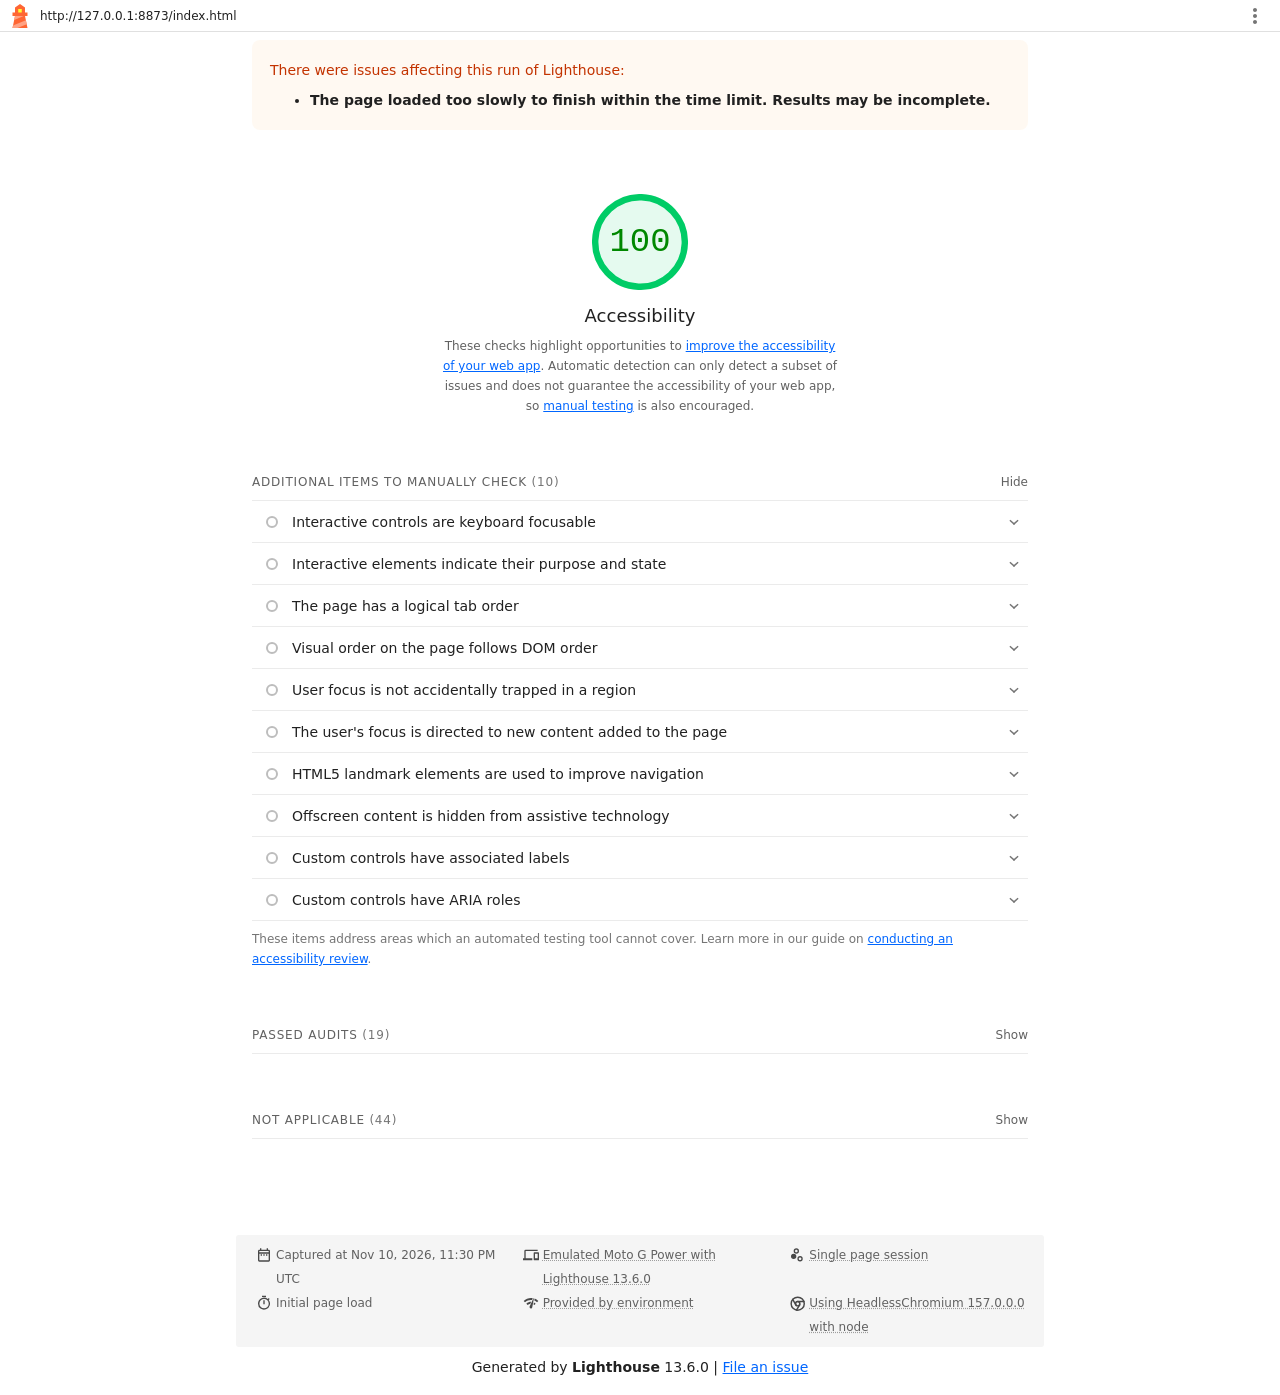
<file: lighthouse/index-accessibility.html>
<!--
@license
Copyright 2018 Google LLC
SPDX-License-Identifier: Apache-2.0
-->
<!doctype html>
<html lang="en">
<head>
  <meta charset="utf-8">
  <meta name="viewport" content="width=device-width, initial-scale=1, minimum-scale=1">
  <link rel="icon" href='data:image/svg+xml;utf8,<svg fill="none" xmlns="http://www.w3.org/2000/svg" viewBox="0 0 48 48"><path d="m14 7 10-7 10 7v10h5v7h-5l5 24H9l5-24H9v-7h5V7Z" fill="%23F63"/><path d="M31.561 24H14l-1.689 8.105L31.561 24ZM18.983 48H9l1.022-4.907L35.723 32.27l1.663 7.98L18.983 48Z" fill="%23FFA385"/><path fill="%23FF3" d="M20.5 10h7v7h-7z"/></svg>'>
  <title>Lighthouse Report</title>
  <style>body {margin: 0}</style>
</head>
<body>
  <noscript>Lighthouse report requires JavaScript. Please enable.</noscript>

  <div id="lh-log"></div>

  <script>window.__LIGHTHOUSE_JSON__ = {"lighthouseVersion":"13.6.0","requestedUrl":"http://127.0.0.1:8873/index.html","mainDocumentUrl":"http://127.0.0.1:8873/index.html","finalDisplayedUrl":"http://127.0.0.1:8873/index.html","finalUrl":"http://127.0.0.1:8873/index.html","fetchTime":"2026-11-10T23:30:39.813Z","gatherMode":"navigation","runWarnings":["The page loaded too slowly to finish within the time limit. Results may be incomplete."],"userAgent":"Mozilla/5.0 (Windows NT 10.0; Win64; x64) AppleWebKit/537.36 (KHTML, like Gecko) HeadlessChrome/157.0.0.0 Safari/537.36","environment":{"networkUserAgent":"Mozilla/5.0 (Linux; Android 11; moto g power (2022)) AppleWebKit/537.36 (KHTML, like Gecko) Chrome/157.0.0.0 Mobile Safari/537.36","hostUserAgent":"Mozilla/5.0 (Windows NT 10.0; Win64; x64) AppleWebKit/537.36 (KHTML, like Gecko) HeadlessChrome/157.0.0.0 Safari/537.36","benchmarkIndex":1629.5,"credits":{"axe-core":"4.14.0"}},"audits":{"accesskeys":{"id":"accesskeys","title":"`[accesskey]` values are unique","description":"Access keys let users quickly focus a part of the page. For proper navigation, each access key must be unique. [Learn more about access keys](https://dequeuniversity.com/rules/axe/4.14/accesskeys).","score":null,"scoreDisplayMode":"notApplicable"},"aria-allowed-attr":{"id":"aria-allowed-attr","title":"`[aria-*]` attributes match their roles","description":"Each ARIA `role` supports a specific subset of `aria-*` attributes. Mismatching these invalidates the `aria-*` attributes. [Learn how to match ARIA attributes to their roles](https://dequeuniversity.com/rules/axe/4.14/aria-allowed-attr).","score":1,"scoreDisplayMode":"binary","details":{"type":"table","headings":[{"key":"node","valueType":"node","subItemsHeading":{"key":"relatedNode","valueType":"node"},"label":"Failing Elements"}],"items":[]}},"aria-allowed-role":{"id":"aria-allowed-role","title":"Uses ARIA roles only on compatible elements","description":"Many HTML elements can only be assigned certain ARIA roles. Using ARIA roles where they are not allowed can interfere with the accessibility of the web page. [Learn more about ARIA roles](https://dequeuniversity.com/rules/axe/4.14/aria-allowed-role).","score":null,"scoreDisplayMode":"notApplicable"},"aria-command-name":{"id":"aria-command-name","title":"`button`, `link`, and `menuitem` elements have accessible names","description":"When an element doesn't have an accessible name, screen readers announce it with a generic name, making it unusable for users who rely on screen readers. [Learn how to make command elements more accessible](https://dequeuniversity.com/rules/axe/4.14/aria-command-name).","score":null,"scoreDisplayMode":"notApplicable"},"aria-conditional-attr":{"id":"aria-conditional-attr","title":"ARIA attributes are used as specified for the element's role","description":"Some ARIA attributes are only allowed on an element under certain conditions. [Learn more about conditional ARIA attributes](https://dequeuniversity.com/rules/axe/4.14/aria-conditional-attr).","score":1,"scoreDisplayMode":"binary","details":{"type":"table","headings":[{"key":"node","valueType":"node","subItemsHeading":{"key":"relatedNode","valueType":"node"},"label":"Failing Elements"}],"items":[]}},"aria-deprecated-role":{"id":"aria-deprecated-role","title":"Deprecated ARIA roles were not used","description":"Deprecated ARIA roles may not be processed correctly by assistive technology. [Learn more about deprecated ARIA roles](https://dequeuniversity.com/rules/axe/4.14/aria-deprecated-role).","score":null,"scoreDisplayMode":"notApplicable"},"aria-dialog-name":{"id":"aria-dialog-name","title":"Elements with `role=\"dialog\"` or `role=\"alertdialog\"` have accessible names.","description":"ARIA dialog elements without accessible names may prevent screen readers users from discerning the purpose of these elements. [Learn how to make ARIA dialog elements more accessible](https://dequeuniversity.com/rules/axe/4.14/aria-dialog-name).","score":null,"scoreDisplayMode":"notApplicable"},"aria-hidden-body":{"id":"aria-hidden-body","title":"`[aria-hidden=\"true\"]` is not present on the document `\u003cbody>`","description":"Assistive technologies, like screen readers, work inconsistently when `aria-hidden=\"true\"` is set on the document `\u003cbody>`. [Learn how `aria-hidden` affects the document body](https://dequeuniversity.com/rules/axe/4.14/aria-hidden-body).","score":1,"scoreDisplayMode":"binary","details":{"type":"table","headings":[{"key":"node","valueType":"node","subItemsHeading":{"key":"relatedNode","valueType":"node"},"label":"Failing Elements"}],"items":[]}},"aria-hidden-focus":{"id":"aria-hidden-focus","title":"`[aria-hidden=\"true\"]` elements do not contain focusable descendents","description":"Focusable descendents within an `[aria-hidden=\"true\"]` element prevent those interactive elements from being available to users of assistive technologies like screen readers. [Learn how `aria-hidden` affects focusable elements](https://dequeuniversity.com/rules/axe/4.14/aria-hidden-focus).","score":1,"scoreDisplayMode":"binary","details":{"type":"table","headings":[{"key":"node","valueType":"node","subItemsHeading":{"key":"relatedNode","valueType":"node"},"label":"Failing Elements"}],"items":[]}},"aria-input-field-name":{"id":"aria-input-field-name","title":"ARIA input fields have accessible names","description":"When an input field doesn't have an accessible name, screen readers announce it with a generic name, making it unusable for users who rely on screen readers. [Learn more about input field labels](https://dequeuniversity.com/rules/axe/4.14/aria-input-field-name).","score":null,"scoreDisplayMode":"notApplicable"},"aria-meter-name":{"id":"aria-meter-name","title":"ARIA `meter` elements have accessible names","description":"When a meter element doesn't have an accessible name, screen readers announce it with a generic name, making it unusable for users who rely on screen readers. [Learn how to name `meter` elements](https://dequeuniversity.com/rules/axe/4.14/aria-meter-name).","score":null,"scoreDisplayMode":"notApplicable"},"aria-progressbar-name":{"id":"aria-progressbar-name","title":"ARIA `progressbar` elements have accessible names","description":"When a `progressbar` element doesn't have an accessible name, screen readers announce it with a generic name, making it unusable for users who rely on screen readers. [Learn how to label `progressbar` elements](https://dequeuniversity.com/rules/axe/4.14/aria-progressbar-name).","score":null,"scoreDisplayMode":"notApplicable"},"aria-prohibited-attr":{"id":"aria-prohibited-attr","title":"Elements use only permitted ARIA attributes","description":"Using ARIA attributes in roles where they are prohibited can mean that important information is not communicated to users of assistive technologies. [Learn more about prohibited ARIA roles](https://dequeuniversity.com/rules/axe/4.14/aria-prohibited-attr).","score":1,"scoreDisplayMode":"binary","details":{"type":"table","headings":[{"key":"node","valueType":"node","subItemsHeading":{"key":"relatedNode","valueType":"node"},"label":"Failing Elements"}],"items":[]}},"aria-required-attr":{"id":"aria-required-attr","title":"`[role]`s have all required `[aria-*]` attributes","description":"Some ARIA roles have required attributes that describe the state of the element to screen readers. [Learn more about roles and required attributes](https://dequeuniversity.com/rules/axe/4.14/aria-required-attr).","score":null,"scoreDisplayMode":"notApplicable"},"aria-required-children":{"id":"aria-required-children","title":"Elements with an ARIA `[role]` that require children to contain a specific `[role]` have all required children.","description":"Some ARIA parent roles must contain specific child roles to perform their intended accessibility functions. [Learn more about roles and required children elements](https://dequeuniversity.com/rules/axe/4.14/aria-required-children).","score":null,"scoreDisplayMode":"notApplicable"},"aria-required-parent":{"id":"aria-required-parent","title":"`[role]`s are contained by their required parent element","description":"Some ARIA child roles must be contained by specific parent roles to properly perform their intended accessibility functions. [Learn more about ARIA roles and required parent element](https://dequeuniversity.com/rules/axe/4.14/aria-required-parent).","score":null,"scoreDisplayMode":"notApplicable"},"aria-roles":{"id":"aria-roles","title":"`[role]` values are valid","description":"ARIA roles must have valid values in order to perform their intended accessibility functions. [Learn more about valid ARIA roles](https://dequeuniversity.com/rules/axe/4.14/aria-roles).","score":null,"scoreDisplayMode":"notApplicable"},"aria-text":{"id":"aria-text","title":"Elements with the `role=text` attribute do not have focusable descendents.","description":"Adding `role=text` around a text node split by markup enables VoiceOver to treat it as one phrase, but the element's focusable descendents will not be announced. [Learn more about the `role=text` attribute](https://dequeuniversity.com/rules/axe/4.14/aria-text).","score":null,"scoreDisplayMode":"notApplicable"},"aria-toggle-field-name":{"id":"aria-toggle-field-name","title":"ARIA toggle fields have accessible names","description":"When a toggle field doesn't have an accessible name, screen readers announce it with a generic name, making it unusable for users who rely on screen readers. [Learn more about toggle fields](https://dequeuniversity.com/rules/axe/4.14/aria-toggle-field-name).","score":null,"scoreDisplayMode":"notApplicable"},"aria-tooltip-name":{"id":"aria-tooltip-name","title":"ARIA `tooltip` elements have accessible names","description":"When a tooltip element doesn't have an accessible name, screen readers announce it with a generic name, making it unusable for users who rely on screen readers. [Learn how to name `tooltip` elements](https://dequeuniversity.com/rules/axe/4.14/aria-tooltip-name).","score":null,"scoreDisplayMode":"notApplicable"},"aria-treeitem-name":{"id":"aria-treeitem-name","title":"ARIA `treeitem` elements have accessible names","description":"When a `treeitem` element doesn't have an accessible name, screen readers announce it with a generic name, making it unusable for users who rely on screen readers. [Learn more about labeling `treeitem` elements](https://dequeuniversity.com/rules/axe/4.14/aria-treeitem-name).","score":null,"scoreDisplayMode":"notApplicable"},"aria-valid-attr-value":{"id":"aria-valid-attr-value","title":"`[aria-*]` attributes have valid values","description":"Assistive technologies, like screen readers, can't interpret ARIA attributes with invalid values. [Learn more about valid values for ARIA attributes](https://dequeuniversity.com/rules/axe/4.14/aria-valid-attr-value).","score":1,"scoreDisplayMode":"binary","details":{"type":"table","headings":[{"key":"node","valueType":"node","subItemsHeading":{"key":"relatedNode","valueType":"node"},"label":"Failing Elements"}],"items":[]}},"aria-valid-attr":{"id":"aria-valid-attr","title":"`[aria-*]` attributes are valid and not misspelled","description":"Assistive technologies, like screen readers, can't interpret ARIA attributes with invalid names. [Learn more about valid ARIA attributes](https://dequeuniversity.com/rules/axe/4.14/aria-valid-attr).","score":1,"scoreDisplayMode":"binary","details":{"type":"table","headings":[{"key":"node","valueType":"node","subItemsHeading":{"key":"relatedNode","valueType":"node"},"label":"Failing Elements"}],"items":[]}},"button-name":{"id":"button-name","title":"Buttons have an accessible name","description":"When a button doesn't have an accessible name, screen readers announce it as \"button\", making it unusable for users who rely on screen readers. [Learn how to make buttons more accessible](https://dequeuniversity.com/rules/axe/4.14/button-name).","score":null,"scoreDisplayMode":"notApplicable"},"bypass":{"id":"bypass","title":"The page contains a heading, skip link, or landmark region","description":"Adding ways to bypass repetitive content lets keyboard users navigate the page more efficiently. [Learn more about bypass blocks](https://dequeuniversity.com/rules/axe/4.14/bypass).","score":null,"scoreDisplayMode":"notApplicable"},"color-contrast":{"id":"color-contrast","title":"Background and foreground colors have a sufficient contrast ratio","description":"Low-contrast text is difficult or impossible for many users to read. [Learn how to provide sufficient color contrast](https://dequeuniversity.com/rules/axe/4.14/color-contrast).","score":1,"scoreDisplayMode":"binary","details":{"type":"table","headings":[{"key":"node","valueType":"node","subItemsHeading":{"key":"relatedNode","valueType":"node"},"label":"Failing Elements"}],"items":[]}},"definition-list":{"id":"definition-list","title":"`\u003cdl>`'s contain only properly-ordered `\u003cdt>` and `\u003cdd>` groups, `\u003cscript>`, `\u003ctemplate>` or `\u003cdiv>` elements.","description":"When definition lists are not properly marked up, screen readers may produce confusing or inaccurate output. [Learn how to structure definition lists correctly](https://dequeuniversity.com/rules/axe/4.14/definition-list).","score":null,"scoreDisplayMode":"notApplicable"},"dlitem":{"id":"dlitem","title":"Definition list items are wrapped in `\u003cdl>` elements","description":"Definition list items (`\u003cdt>` and `\u003cdd>`) must be wrapped in a parent `\u003cdl>` element to ensure that screen readers can properly announce them. [Learn how to structure definition lists correctly](https://dequeuniversity.com/rules/axe/4.14/dlitem).","score":null,"scoreDisplayMode":"notApplicable"},"document-title":{"id":"document-title","title":"Document has a `\u003ctitle>` element","description":"The title gives screen reader users an overview of the page, and search engine users rely on it heavily to determine if a page is relevant to their search. [Learn more about document titles](https://dequeuniversity.com/rules/axe/4.14/document-title).","score":1,"scoreDisplayMode":"binary","details":{"type":"table","headings":[{"key":"node","valueType":"node","subItemsHeading":{"key":"relatedNode","valueType":"node"},"label":"Failing Elements"}],"items":[]}},"duplicate-id-aria":{"id":"duplicate-id-aria","title":"ARIA IDs are unique","description":"The value of an ARIA ID must be unique to prevent other instances from being overlooked by assistive technologies. [Learn how to fix duplicate ARIA IDs](https://dequeuniversity.com/rules/axe/4.14/duplicate-id-aria).","score":null,"scoreDisplayMode":"notApplicable"},"empty-heading":{"id":"empty-heading","title":"All heading elements contain content.","description":"A heading with no content or inaccessible text prevent screen reader users from accessing information on the page's structure. [Learn more about headings](https://dequeuniversity.com/rules/axe/4.14/empty-heading).","score":null,"scoreDisplayMode":"notApplicable"},"form-field-multiple-labels":{"id":"form-field-multiple-labels","title":"No form fields have multiple labels","description":"Form fields with multiple labels can be confusingly announced by assistive technologies like screen readers which use either the first, the last, or all of the labels. [Learn how to use form labels](https://dequeuniversity.com/rules/axe/4.14/form-field-multiple-labels).","score":null,"scoreDisplayMode":"notApplicable"},"frame-title":{"id":"frame-title","title":"`\u003cframe>` or `\u003ciframe>` elements have a title","description":"Screen reader users rely on frame titles to describe the contents of frames. [Learn more about frame titles](https://dequeuniversity.com/rules/axe/4.14/frame-title).","score":null,"scoreDisplayMode":"notApplicable"},"heading-order":{"id":"heading-order","title":"Heading elements appear in a sequentially-descending order","description":"Properly ordered headings that do not skip levels convey the semantic structure of the page, making it easier to navigate and understand when using assistive technologies. [Learn more about heading order](https://dequeuniversity.com/rules/axe/4.14/heading-order).","score":1,"scoreDisplayMode":"binary","details":{"type":"table","headings":[{"key":"node","valueType":"node","subItemsHeading":{"key":"relatedNode","valueType":"node"},"label":"Failing Elements"}],"items":[]}},"html-has-lang":{"id":"html-has-lang","title":"`\u003chtml>` element has a `[lang]` attribute","description":"If a page doesn't specify a `lang` attribute, a screen reader assumes that the page is in the default language that the user chose when setting up the screen reader. If the page isn't actually in the default language, then the screen reader might not announce the page's text correctly. [Learn more about the `lang` attribute](https://dequeuniversity.com/rules/axe/4.14/html-has-lang).","score":1,"scoreDisplayMode":"binary","details":{"type":"table","headings":[{"key":"node","valueType":"node","subItemsHeading":{"key":"relatedNode","valueType":"node"},"label":"Failing Elements"}],"items":[]}},"html-lang-valid":{"id":"html-lang-valid","title":"`\u003chtml>` element has a valid value for its `[lang]` attribute","description":"Specifying a valid [BCP 47 language](https://www.w3.org/International/questions/qa-choosing-language-tags#question) helps screen readers announce text properly. [Learn how to use the `lang` attribute](https://dequeuniversity.com/rules/axe/4.14/html-lang-valid).","score":1,"scoreDisplayMode":"binary","details":{"type":"table","headings":[{"key":"node","valueType":"node","subItemsHeading":{"key":"relatedNode","valueType":"node"},"label":"Failing Elements"}],"items":[]}},"html-xml-lang-mismatch":{"id":"html-xml-lang-mismatch","title":"`\u003chtml>` element has an `[xml:lang]` attribute with the same base language as the `[lang]` attribute.","description":"If the webpage does not specify a consistent language, then the screen reader might not announce the page's text correctly. [Learn more about the `lang` attribute](https://dequeuniversity.com/rules/axe/4.14/html-xml-lang-mismatch).","score":null,"scoreDisplayMode":"notApplicable"},"identical-links-same-purpose":{"id":"identical-links-same-purpose","title":"Identical links have the same purpose.","description":"Links with the same destination should have the same description, to help users understand the link's purpose and decide whether to follow it. [Learn more about identical links](https://dequeuniversity.com/rules/axe/4.14/identical-links-same-purpose).","score":null,"scoreDisplayMode":"notApplicable"},"image-alt":{"id":"image-alt","title":"Image elements have `[alt]` attributes","description":"Informative elements should aim for short, descriptive alternate text. Decorative elements can be ignored with an empty alt attribute. [Learn more about the `alt` attribute](https://dequeuniversity.com/rules/axe/4.14/image-alt).","score":1,"scoreDisplayMode":"binary","details":{"type":"table","headings":[{"key":"node","valueType":"node","subItemsHeading":{"key":"relatedNode","valueType":"node"},"label":"Failing Elements"}],"items":[]}},"image-redundant-alt":{"id":"image-redundant-alt","title":"Image elements do not have `[alt]` attributes that are redundant text.","description":"Informative elements should aim for short, descriptive alternative text. Alternative text that is exactly the same as the text adjacent to the link or image is potentially confusing for screen reader users, because the text will be read twice. [Learn more about the `alt` attribute](https://dequeuniversity.com/rules/axe/4.14/image-redundant-alt).","score":null,"scoreDisplayMode":"notApplicable"},"input-button-name":{"id":"input-button-name","title":"Input buttons have discernible text.","description":"Adding discernable and accessible text to input buttons may help screen reader users understand the purpose of the input button. [Learn more about input buttons](https://dequeuniversity.com/rules/axe/4.14/input-button-name).","score":null,"scoreDisplayMode":"notApplicable"},"input-image-alt":{"id":"input-image-alt","title":"`\u003cinput type=\"image\">` elements have `[alt]` text","description":"When an image is being used as an `\u003cinput>` button, providing alternative text can help screen reader users understand the purpose of the button. [Learn about input image alt text](https://dequeuniversity.com/rules/axe/4.14/input-image-alt).","score":null,"scoreDisplayMode":"notApplicable"},"label-content-name-mismatch":{"id":"label-content-name-mismatch","title":"Elements with visible text labels have matching accessible names.","description":"Visible text labels that do not match the accessible name can result in a confusing experience for screen reader users. [Learn more about accessible names](https://dequeuniversity.com/rules/axe/4.14/label-content-name-mismatch).","score":1,"scoreDisplayMode":"binary","details":{"type":"table","headings":[{"key":"node","valueType":"node","subItemsHeading":{"key":"relatedNode","valueType":"node"},"label":"Failing Elements"}],"items":[]}},"label":{"id":"label","title":"Form elements have associated labels","description":"Labels ensure that form controls are announced properly by assistive technologies, like screen readers. [Learn more about form element labels](https://dequeuniversity.com/rules/axe/4.14/label).","score":null,"scoreDisplayMode":"notApplicable"},"landmark-one-main":{"id":"landmark-one-main","title":"Document has a main landmark.","description":"One main landmark helps screen reader users navigate a web page. [Learn more about landmarks](https://dequeuniversity.com/rules/axe/4.14/landmark-one-main).","score":1,"scoreDisplayMode":"binary","details":{"type":"table","headings":[{"key":"node","valueType":"node","subItemsHeading":{"key":"relatedNode","valueType":"node"},"label":"Failing Elements"}],"items":[]}},"link-name":{"id":"link-name","title":"Links have a discernible name","description":"Link text (and alternate text for images, when used as links) that is discernible, unique, and focusable improves the navigation experience for screen reader users. [Learn how to make links accessible](https://dequeuniversity.com/rules/axe/4.14/link-name).","score":1,"scoreDisplayMode":"binary","details":{"type":"table","headings":[{"key":"node","valueType":"node","subItemsHeading":{"key":"relatedNode","valueType":"node"},"label":"Failing Elements"}],"items":[]}},"link-in-text-block":{"id":"link-in-text-block","title":"Links are distinguishable without relying on color.","description":"Low-contrast text is difficult or impossible for many users to read. Link text that is discernible improves the experience for users with low vision. [Learn how to make links distinguishable](https://dequeuniversity.com/rules/axe/4.14/link-in-text-block).","score":null,"scoreDisplayMode":"notApplicable"},"list":{"id":"list","title":"Lists contain only `\u003cli>` elements and script supporting elements (`\u003cscript>` and `\u003ctemplate>`).","description":"Screen readers have a specific way of announcing lists. Ensuring proper list structure aids screen reader output. [Learn more about proper list structure](https://dequeuniversity.com/rules/axe/4.14/list).","score":null,"scoreDisplayMode":"notApplicable"},"listitem":{"id":"listitem","title":"List items (`\u003cli>`) are contained within `\u003cul>`, `\u003col>` or `\u003cmenu>` parent elements","description":"Screen readers require list items (`\u003cli>`) to be contained within a parent `\u003cul>`, `\u003col>` or `\u003cmenu>` to be announced properly. [Learn more about proper list structure](https://dequeuniversity.com/rules/axe/4.14/listitem).","score":null,"scoreDisplayMode":"notApplicable"},"meta-refresh":{"id":"meta-refresh","title":"The document does not use `\u003cmeta http-equiv=\"refresh\">`","description":"Users do not expect a page to refresh automatically, and doing so will move focus back to the top of the page. This may create a frustrating or confusing experience. [Learn more about the refresh meta tag](https://dequeuniversity.com/rules/axe/4.14/meta-refresh).","score":null,"scoreDisplayMode":"notApplicable"},"meta-viewport":{"id":"meta-viewport","title":"`[user-scalable=\"no\"]` is not used in the `\u003cmeta name=\"viewport\">` element and the `[maximum-scale]` attribute is not less than 5.","description":"Disabling zooming is problematic for users with low vision who rely on screen magnification to properly see the contents of a web page. [Learn more about the viewport meta tag](https://dequeuniversity.com/rules/axe/4.14/meta-viewport).","score":1,"scoreDisplayMode":"binary","details":{"type":"table","headings":[{"key":"node","valueType":"node","subItemsHeading":{"key":"relatedNode","valueType":"node"},"label":"Failing Elements"}],"items":[]}},"object-alt":{"id":"object-alt","title":"`\u003cobject>` elements have alternate text","description":"Screen readers cannot translate non-text content. Adding alternate text to `\u003cobject>` elements helps screen readers convey meaning to users. [Learn more about alt text for `object` elements](https://dequeuniversity.com/rules/axe/4.14/object-alt).","score":null,"scoreDisplayMode":"notApplicable"},"select-name":{"id":"select-name","title":"Select elements have associated label elements.","description":"Form elements without effective labels can create frustrating experiences for screen reader users. [Learn more about the `select` element](https://dequeuniversity.com/rules/axe/4.14/select-name).","score":null,"scoreDisplayMode":"notApplicable"},"skip-link":{"id":"skip-link","title":"Skip links are focusable.","description":"Including a skip link can help users skip to the main content to save time. [Learn more about skip links](https://dequeuniversity.com/rules/axe/4.14/skip-link).","score":1,"scoreDisplayMode":"binary","details":{"type":"table","headings":[{"key":"node","valueType":"node","subItemsHeading":{"key":"relatedNode","valueType":"node"},"label":"Failing Elements"}],"items":[]}},"tabindex":{"id":"tabindex","title":"No element has a `[tabindex]` value greater than 0","description":"A value greater than 0 implies an explicit navigation ordering. Although technically valid, this often creates frustrating experiences for users who rely on assistive technologies. [Learn more about the `tabindex` attribute](https://dequeuniversity.com/rules/axe/4.14/tabindex).","score":1,"scoreDisplayMode":"binary","details":{"type":"table","headings":[{"key":"node","valueType":"node","subItemsHeading":{"key":"relatedNode","valueType":"node"},"label":"Failing Elements"}],"items":[]}},"table-duplicate-name":{"id":"table-duplicate-name","title":"Tables have different content in the summary attribute and `\u003ccaption>`.","description":"The summary attribute should describe the table structure, while `\u003ccaption>` should have the onscreen title. Accurate table mark-up helps users of screen readers. [Learn more about summary and caption](https://dequeuniversity.com/rules/axe/4.14/table-duplicate-name).","score":null,"scoreDisplayMode":"notApplicable"},"table-fake-caption":{"id":"table-fake-caption","title":"Tables use `\u003ccaption>` instead of cells with the `[colspan]` attribute to indicate a caption.","description":"Screen readers have features to make navigating tables easier. Ensuring that tables use the actual caption element instead of cells with the `[colspan]` attribute may improve the experience for screen reader users. [Learn more about captions](https://dequeuniversity.com/rules/axe/4.14/table-fake-caption).","score":null,"scoreDisplayMode":"notApplicable"},"target-size":{"id":"target-size","title":"Touch targets have sufficient size and spacing.","description":"Touch targets with sufficient size and spacing help users who may have difficulty targeting small controls to activate the targets. [Learn more about touch targets](https://dequeuniversity.com/rules/axe/4.14/target-size).","score":1,"scoreDisplayMode":"binary","details":{"type":"table","headings":[{"key":"node","valueType":"node","subItemsHeading":{"key":"relatedNode","valueType":"node"},"label":"Failing Elements"}],"items":[]}},"td-has-header":{"id":"td-has-header","title":"`\u003ctd>` elements in a large `\u003ctable>` have one or more table headers.","description":"Screen readers have features to make navigating tables easier. Ensuring that `\u003ctd>` elements in a large table (3 or more cells in width and height) have an associated table header may improve the experience for screen reader users. [Learn more about table headers](https://dequeuniversity.com/rules/axe/4.14/td-has-header).","score":null,"scoreDisplayMode":"notApplicable"},"td-headers-attr":{"id":"td-headers-attr","title":"Cells in a `\u003ctable>` element that use the `[headers]` attribute refer to table cells within the same table.","description":"Screen readers have features to make navigating tables easier. Ensuring `\u003ctd>` cells using the `[headers]` attribute only refer to other cells in the same table may improve the experience for screen reader users. [Learn more about the `headers` attribute](https://dequeuniversity.com/rules/axe/4.14/td-headers-attr).","score":null,"scoreDisplayMode":"notApplicable"},"th-has-data-cells":{"id":"th-has-data-cells","title":"`\u003cth>` elements and elements with `[role=\"columnheader\"/\"rowheader\"]` have data cells they describe.","description":"Screen readers have features to make navigating tables easier. Ensuring table headers always refer to some set of cells may improve the experience for screen reader users. [Learn more about table headers](https://dequeuniversity.com/rules/axe/4.14/th-has-data-cells).","score":null,"scoreDisplayMode":"notApplicable"},"valid-lang":{"id":"valid-lang","title":"`[lang]` attributes have a valid value","description":"Specifying a valid [BCP 47 language](https://www.w3.org/International/questions/qa-choosing-language-tags#question) on elements helps ensure that text is pronounced correctly by a screen reader. [Learn how to use the `lang` attribute](https://dequeuniversity.com/rules/axe/4.14/valid-lang).","score":null,"scoreDisplayMode":"notApplicable"},"video-caption":{"id":"video-caption","title":"`\u003cvideo>` elements contain a `\u003ctrack>` element with `[kind=\"captions\"]`","description":"When a video provides a caption it is easier for deaf and hearing impaired users to access its information. [Learn more about video captions](https://dequeuniversity.com/rules/axe/4.14/video-caption).","score":null,"scoreDisplayMode":"notApplicable"},"custom-controls-labels":{"id":"custom-controls-labels","title":"Custom controls have associated labels","description":"Custom interactive controls have associated labels, provided by aria-label or aria-labelledby. [Learn more about custom controls and labels](https://developer.chrome.com/docs/lighthouse/accessibility/custom-controls-labels/).","score":null,"scoreDisplayMode":"manual"},"custom-controls-roles":{"id":"custom-controls-roles","title":"Custom controls have ARIA roles","description":"Custom interactive controls have appropriate ARIA roles. [Learn how to add roles to custom controls](https://developer.chrome.com/docs/lighthouse/accessibility/custom-control-roles/).","score":null,"scoreDisplayMode":"manual"},"focus-traps":{"id":"focus-traps","title":"User focus is not accidentally trapped in a region","description":"A user can tab into and out of any control or region without accidentally trapping their focus. [Learn how to avoid focus traps](https://developer.chrome.com/docs/lighthouse/accessibility/focus-traps/).","score":null,"scoreDisplayMode":"manual"},"focusable-controls":{"id":"focusable-controls","title":"Interactive controls are keyboard focusable","description":"Custom interactive controls are keyboard focusable and display a focus indicator. [Learn how to make custom controls focusable](https://developer.chrome.com/docs/lighthouse/accessibility/focusable-controls/).","score":null,"scoreDisplayMode":"manual"},"interactive-element-affordance":{"id":"interactive-element-affordance","title":"Interactive elements indicate their purpose and state","description":"Interactive elements, such as links and buttons, should indicate their state and be distinguishable from non-interactive elements. [Learn how to decorate interactive elements with affordance hints](https://developer.chrome.com/docs/lighthouse/accessibility/interactive-element-affordance/).","score":null,"scoreDisplayMode":"manual"},"logical-tab-order":{"id":"logical-tab-order","title":"The page has a logical tab order","description":"Tabbing through the page follows the visual layout. Users cannot focus elements that are offscreen. [Learn more about logical tab ordering](https://developer.chrome.com/docs/lighthouse/accessibility/logical-tab-order/).","score":null,"scoreDisplayMode":"manual"},"managed-focus":{"id":"managed-focus","title":"The user's focus is directed to new content added to the page","description":"If new content, such as a dialog, is added to the page, the user's focus is directed to it. [Learn how to direct focus to new content](https://developer.chrome.com/docs/lighthouse/accessibility/managed-focus/).","score":null,"scoreDisplayMode":"manual"},"offscreen-content-hidden":{"id":"offscreen-content-hidden","title":"Offscreen content is hidden from assistive technology","description":"Offscreen content is hidden with display: none or aria-hidden=true. [Learn how to properly hide offscreen content](https://developer.chrome.com/docs/lighthouse/accessibility/offscreen-content-hidden/).","score":null,"scoreDisplayMode":"manual"},"use-landmarks":{"id":"use-landmarks","title":"HTML5 landmark elements are used to improve navigation","description":"Landmark elements (`\u003cmain>`, `\u003cnav>`, etc.) are used to improve the keyboard navigation of the page for assistive technology. [Learn more about landmark elements](https://developer.chrome.com/docs/lighthouse/accessibility/use-landmarks/).","score":null,"scoreDisplayMode":"manual"},"visual-order-follows-dom":{"id":"visual-order-follows-dom","title":"Visual order on the page follows DOM order","description":"DOM order matches the visual order, improving navigation for assistive technology. [Learn more about DOM and visual ordering](https://developer.chrome.com/docs/lighthouse/accessibility/visual-order-follows-dom/).","score":null,"scoreDisplayMode":"manual"},"autocomplete-valid":{"id":"autocomplete-valid","title":"`autocomplete` attributes are used correctly","description":"The `autocomplete` attribute values must be valid and correctly applied for screen readers to function correctly. [Learn more about valid autocomplete values](https://dequeuniversity.com/rules/axe/4.14/autocomplete-valid).","score":null,"scoreDisplayMode":"notApplicable"},"presentation-role-conflict":{"id":"presentation-role-conflict","title":"Elements with `role=\"none\"` or `role=\"presentation\"` do not have conflicts","description":"There are certain cases where the semantic role of an element with `role=\"none\"` or `role=\"presentation\"` does not resolve to none or presentation. To ensure the element remains removed from the accessibility tree, you should not add any global ARIA attributes to the element or make it focusable. [Learn more about presentation role conflict](https://dequeuniversity.com/rules/axe/4.14/presentation-role-conflict).","score":null,"scoreDisplayMode":"notApplicable"},"svg-img-alt":{"id":"svg-img-alt","title":"SVG elements with an `img` role have an accessible text alternative","description":"Ensures SVG elements with an `img`, `graphics-document` or `graphics-symbol` role have an accessible text alternative. [Learn more about SVG alt text](https://dequeuniversity.com/rules/axe/4.14/svg-img-alt).","score":null,"scoreDisplayMode":"notApplicable"}},"configSettings":{"output":"html","maxWaitForFcp":30000,"maxWaitForLoad":45000,"pauseAfterFcpMs":5250,"pauseAfterLoadMs":5250,"networkQuietThresholdMs":5250,"cpuQuietThresholdMs":5250,"formFactor":"mobile","throttling":{"rttMs":150,"throughputKbps":1638.4,"requestLatencyMs":562.5,"downloadThroughputKbps":1474.5600000000002,"uploadThroughputKbps":675,"cpuSlowdownMultiplier":4},"throttlingMethod":"provided","screenEmulation":{"mobile":true,"width":375,"height":812,"deviceScaleFactor":1,"disabled":false},"emulatedUserAgent":"Mozilla/5.0 (Linux; Android 11; moto g power (2022)) AppleWebKit/537.36 (KHTML, like Gecko) Chrome/136.0.0.0 Mobile Safari/537.36","auditMode":false,"gatherMode":false,"clearStorageTypes":["file_systems","shader_cache","service_workers","cache_storage"],"disableStorageReset":false,"debugNavigation":false,"channel":"node","usePassiveGathering":false,"disableFullPageScreenshot":false,"skipAboutBlank":false,"blankPage":"about:blank","ignoreStatusCode":false,"locale":"en-US","blockedUrlPatterns":null,"additionalTraceCategories":null,"extraHeaders":null,"precomputedLanternData":null,"onlyAudits":null,"onlyCategories":["accessibility"],"skipAudits":null},"categories":{"accessibility":{"title":"Accessibility","description":"These checks highlight opportunities to [improve the accessibility of your web app](https://developer.chrome.com/docs/lighthouse/accessibility/). Automatic detection can only detect a subset of issues and does not guarantee the accessibility of your web app, so [manual testing](https://web.dev/articles/how-to-review) is also encouraged.","manualDescription":"These items address areas which an automated testing tool cannot cover. Learn more in our guide on [conducting an accessibility review](https://web.dev/articles/how-to-review).","supportedModes":["navigation","snapshot"],"auditRefs":[{"id":"accesskeys","weight":0,"group":"a11y-navigation"},{"id":"aria-allowed-attr","weight":10,"group":"a11y-aria"},{"id":"aria-command-name","weight":0,"group":"a11y-aria"},{"id":"aria-conditional-attr","weight":7,"group":"a11y-aria"},{"id":"aria-deprecated-role","weight":0,"group":"a11y-aria"},{"id":"aria-dialog-name","weight":0,"group":"a11y-aria"},{"id":"aria-hidden-body","weight":10,"group":"a11y-aria"},{"id":"aria-hidden-focus","weight":7,"group":"a11y-aria"},{"id":"aria-input-field-name","weight":0,"group":"a11y-aria"},{"id":"aria-meter-name","weight":0,"group":"a11y-aria"},{"id":"aria-progressbar-name","weight":0,"group":"a11y-aria"},{"id":"aria-prohibited-attr","weight":7,"group":"a11y-aria"},{"id":"aria-required-attr","weight":0,"group":"a11y-aria"},{"id":"aria-required-children","weight":0,"group":"a11y-aria"},{"id":"aria-required-parent","weight":0,"group":"a11y-aria"},{"id":"aria-roles","weight":0,"group":"a11y-aria"},{"id":"aria-text","weight":0,"group":"a11y-aria"},{"id":"aria-toggle-field-name","weight":0,"group":"a11y-aria"},{"id":"aria-tooltip-name","weight":0,"group":"a11y-aria"},{"id":"aria-treeitem-name","weight":0,"group":"a11y-aria"},{"id":"aria-valid-attr-value","weight":10,"group":"a11y-aria"},{"id":"aria-valid-attr","weight":10,"group":"a11y-aria"},{"id":"button-name","weight":0,"group":"a11y-names-labels"},{"id":"bypass","weight":0,"group":"a11y-navigation"},{"id":"color-contrast","weight":7,"group":"a11y-color-contrast"},{"id":"definition-list","weight":0,"group":"a11y-tables-lists"},{"id":"dlitem","weight":0,"group":"a11y-tables-lists"},{"id":"document-title","weight":7,"group":"a11y-names-labels"},{"id":"duplicate-id-aria","weight":0,"group":"a11y-aria"},{"id":"form-field-multiple-labels","weight":0,"group":"a11y-names-labels"},{"id":"frame-title","weight":0,"group":"a11y-names-labels"},{"id":"heading-order","weight":3,"group":"a11y-navigation"},{"id":"html-has-lang","weight":7,"group":"a11y-language"},{"id":"html-lang-valid","weight":7,"group":"a11y-language"},{"id":"html-xml-lang-mismatch","weight":0,"group":"a11y-language"},{"id":"image-alt","weight":10,"group":"a11y-names-labels"},{"id":"input-button-name","weight":0,"group":"a11y-names-labels"},{"id":"input-image-alt","weight":0,"group":"a11y-names-labels"},{"id":"label","weight":0,"group":"a11y-names-labels"},{"id":"link-in-text-block","weight":0,"group":"a11y-color-contrast"},{"id":"link-name","weight":7,"group":"a11y-names-labels"},{"id":"list","weight":0,"group":"a11y-tables-lists"},{"id":"listitem","weight":0,"group":"a11y-tables-lists"},{"id":"meta-refresh","weight":0,"group":"a11y-best-practices"},{"id":"meta-viewport","weight":10,"group":"a11y-best-practices"},{"id":"object-alt","weight":0,"group":"a11y-names-labels"},{"id":"select-name","weight":0,"group":"a11y-names-labels"},{"id":"skip-link","weight":3,"group":"a11y-names-labels"},{"id":"tabindex","weight":7,"group":"a11y-navigation"},{"id":"target-size","weight":7,"group":"a11y-best-practices"},{"id":"td-headers-attr","weight":0,"group":"a11y-tables-lists"},{"id":"th-has-data-cells","weight":0,"group":"a11y-tables-lists"},{"id":"valid-lang","weight":0,"group":"a11y-language"},{"id":"video-caption","weight":0,"group":"a11y-audio-video"},{"id":"landmark-one-main","weight":3,"group":"a11y-best-practices"},{"id":"autocomplete-valid","weight":0,"group":"a11y-best-practices"},{"id":"presentation-role-conflict","weight":0,"group":"a11y-best-practices"},{"id":"svg-img-alt","weight":0,"group":"a11y-best-practices"},{"id":"focusable-controls","weight":0},{"id":"interactive-element-affordance","weight":0},{"id":"logical-tab-order","weight":0},{"id":"visual-order-follows-dom","weight":0},{"id":"focus-traps","weight":0},{"id":"managed-focus","weight":0},{"id":"use-landmarks","weight":0},{"id":"offscreen-content-hidden","weight":0},{"id":"custom-controls-labels","weight":0},{"id":"custom-controls-roles","weight":0},{"id":"table-duplicate-name","weight":0,"group":"a11y-best-practices"},{"id":"empty-heading","weight":0,"group":"a11y-best-practices"},{"id":"aria-allowed-role","weight":0,"group":"a11y-best-practices"},{"id":"image-redundant-alt","weight":0,"group":"a11y-names-labels"},{"id":"identical-links-same-purpose","weight":0,"group":"a11y-best-practices"},{"id":"label-content-name-mismatch","weight":0,"group":"hidden"},{"id":"table-fake-caption","weight":0,"group":"hidden"},{"id":"td-has-header","weight":0,"group":"hidden"}],"id":"accessibility","score":1}},"categoryGroups":{"metrics":{"title":"Metrics"},"insights":{"title":"Insights","description":"These insights are also available in the Chrome DevTools Performance Panel - [record a trace](https://developer.chrome.com/docs/devtools/performance/reference) to view more detailed information."},"diagnostics":{"title":"Diagnostics","description":"More information about the performance of your application. These numbers don't [directly affect](https://developer.chrome.com/docs/lighthouse/performance/performance-scoring/) the Performance score."},"a11y-best-practices":{"title":"Best practices","description":"These items highlight common accessibility best practices."},"a11y-color-contrast":{"title":"Contrast","description":"These are opportunities to improve the legibility of your content."},"a11y-names-labels":{"title":"Names and labels","description":"These are opportunities to improve the semantics of the controls in your application. This may enhance the experience for users of assistive technology, like a screen reader."},"a11y-navigation":{"title":"Navigation","description":"These are opportunities to improve keyboard navigation in your application."},"a11y-aria":{"title":"ARIA","description":"These are opportunities to improve the usage of ARIA in your application which may enhance the experience for users of assistive technology, like a screen reader."},"a11y-language":{"title":"Internationalization and localization","description":"These are opportunities to improve the interpretation of your content by users in different locales."},"a11y-audio-video":{"title":"Audio and video","description":"These are opportunities to provide alternative content for audio and video. This may improve the experience for users with hearing or vision impairments."},"a11y-tables-lists":{"title":"Tables and lists","description":"These are opportunities to improve the experience of reading tabular or list data using assistive technology, like a screen reader."},"seo-mobile":{"title":"Mobile Friendly","description":"Make sure your pages are mobile friendly so users don’t have to pinch or zoom in order to read the content pages. [Learn how to make pages mobile-friendly](https://developers.google.com/search/mobile-sites/)."},"seo-content":{"title":"Content Best Practices","description":"Format your HTML in a way that enables crawlers to better understand your app’s content."},"seo-crawl":{"title":"Crawling and Indexing","description":"To appear in search results, crawlers need access to your app."},"best-practices-trust-safety":{"title":"Trust and Safety"},"best-practices-ux":{"title":"User Experience"},"best-practices-browser-compat":{"title":"Browser Compatibility"},"best-practices-general":{"title":"General"},"webmcp":{"title":"WebMCP","description":"Audits validating WebMCP integration."},"agent-accessibility":{"title":"Agent Accessibility","description":"These audits highlight best practices for improving the accessibility of the website for AI agents."},"agent-discoverability":{"title":"Agent Discoverability","description":"These audits validate that websites expose discoverable resources, documentation, and catalogs for AI agents."},"hidden":{"title":""}},"stackPacks":[],"entities":[{"name":"127.0.0.1","origins":["http://127.0.0.1:8873"],"isFirstParty":true,"isUnrecognized":true},{"name":"kaspersky-labs.com","origins":["http://gc.kis.v2.scr.kaspersky-labs.com"],"isUnrecognized":true}],"timing":{"entries":[{"startTime":76782.4,"name":"lh:gather:getVersion","duration":501.69,"entryType":"measure"},{"startTime":76791.73,"name":"lh:config","duration":466.6,"entryType":"measure"},{"startTime":76793.67,"name":"lh:config:resolveArtifactsToDefns","duration":5.72,"entryType":"measure"},{"startTime":77258.48,"name":"lh:runner:gather","duration":62.18,"entryType":"measure"},{"startTime":77320.73,"name":"lh:runner:audit","duration":349.97,"entryType":"measure"},{"startTime":77320.75,"name":"lh:runner:auditing","duration":349.5,"entryType":"measure"},{"startTime":77321.92,"name":"lh:audit:accesskeys","duration":1.75,"entryType":"measure"},{"startTime":77324.16,"name":"lh:audit:aria-allowed-attr","duration":6.08,"entryType":"measure"},{"startTime":77330.7,"name":"lh:audit:aria-allowed-role","duration":7.69,"entryType":"measure"},{"startTime":77338.96,"name":"lh:audit:aria-command-name","duration":1.59,"entryType":"measure"},{"startTime":77341.14,"name":"lh:audit:aria-conditional-attr","duration":5.13,"entryType":"measure"},{"startTime":77346.68,"name":"lh:audit:aria-deprecated-role","duration":1.47,"entryType":"measure"},{"startTime":77348.55,"name":"lh:audit:aria-dialog-name","duration":1.49,"entryType":"measure"},{"startTime":77350.47,"name":"lh:audit:aria-hidden-body","duration":6.85,"entryType":"measure"},{"startTime":77358.61,"name":"lh:audit:aria-hidden-focus","duration":6.01,"entryType":"measure"},{"startTime":77365.29,"name":"lh:audit:aria-input-field-name","duration":2.22,"entryType":"measure"},{"startTime":77369.17,"name":"lh:audit:aria-meter-name","duration":3.8,"entryType":"measure"},{"startTime":77373.5,"name":"lh:audit:aria-progressbar-name","duration":2.7,"entryType":"measure"},{"startTime":77376.77,"name":"lh:audit:aria-prohibited-attr","duration":5.88,"entryType":"measure"},{"startTime":77383.07,"name":"lh:audit:aria-required-attr","duration":1.96,"entryType":"measure"},{"startTime":77385.49,"name":"lh:audit:aria-required-children","duration":2.18,"entryType":"measure"},{"startTime":77388.09,"name":"lh:audit:aria-required-parent","duration":3.54,"entryType":"measure"},{"startTime":77392.5,"name":"lh:audit:aria-roles","duration":2.55,"entryType":"measure"},{"startTime":77395.64,"name":"lh:audit:aria-text","duration":2.57,"entryType":"measure"},{"startTime":77398.73,"name":"lh:audit:aria-toggle-field-name","duration":3.78,"entryType":"measure"},{"startTime":77403.11,"name":"lh:audit:aria-tooltip-name","duration":3.74,"entryType":"measure"},{"startTime":77407.31,"name":"lh:audit:aria-treeitem-name","duration":9.41,"entryType":"measure"},{"startTime":77417.3,"name":"lh:audit:aria-valid-attr-value","duration":13.74,"entryType":"measure"},{"startTime":77431.67,"name":"lh:audit:aria-valid-attr","duration":9.18,"entryType":"measure"},{"startTime":77441.46,"name":"lh:audit:button-name","duration":6.69,"entryType":"measure"},{"startTime":77448.68,"name":"lh:audit:bypass","duration":10.94,"entryType":"measure"},{"startTime":77460.17,"name":"lh:audit:color-contrast","duration":7.38,"entryType":"measure"},{"startTime":77468.79,"name":"lh:audit:definition-list","duration":3.1,"entryType":"measure"},{"startTime":77472.3,"name":"lh:audit:dlitem","duration":2.82,"entryType":"measure"},{"startTime":77475.75,"name":"lh:audit:document-title","duration":5.97,"entryType":"measure"},{"startTime":77482.08,"name":"lh:audit:duplicate-id-aria","duration":3.11,"entryType":"measure"},{"startTime":77485.44,"name":"lh:audit:empty-heading","duration":5.02,"entryType":"measure"},{"startTime":77490.72,"name":"lh:audit:form-field-multiple-labels","duration":1.86,"entryType":"measure"},{"startTime":77492.8,"name":"lh:audit:frame-title","duration":1.78,"entryType":"measure"},{"startTime":77494.8,"name":"lh:audit:heading-order","duration":4.89,"entryType":"measure"},{"startTime":77500.04,"name":"lh:audit:html-has-lang","duration":5.38,"entryType":"measure"},{"startTime":77505.88,"name":"lh:audit:html-lang-valid","duration":6.8,"entryType":"measure"},{"startTime":77513.11,"name":"lh:audit:html-xml-lang-mismatch","duration":2.19,"entryType":"measure"},{"startTime":77515.57,"name":"lh:audit:identical-links-same-purpose","duration":40.07,"entryType":"measure"},{"startTime":77555.89,"name":"lh:audit:image-alt","duration":2.98,"entryType":"measure"},{"startTime":77559.08,"name":"lh:audit:image-redundant-alt","duration":2.92,"entryType":"measure"},{"startTime":77562.19,"name":"lh:audit:input-button-name","duration":1.8,"entryType":"measure"},{"startTime":77564.69,"name":"lh:audit:input-image-alt","duration":3.94,"entryType":"measure"},{"startTime":77568.89,"name":"lh:audit:label-content-name-mismatch","duration":2.91,"entryType":"measure"},{"startTime":77572.04,"name":"lh:audit:label","duration":1.79,"entryType":"measure"},{"startTime":77574.06,"name":"lh:audit:landmark-one-main","duration":3.41,"entryType":"measure"},{"startTime":77577.71,"name":"lh:audit:link-name","duration":2.79,"entryType":"measure"},{"startTime":77580.69,"name":"lh:audit:link-in-text-block","duration":3,"entryType":"measure"},{"startTime":77583.91,"name":"lh:audit:list","duration":2.13,"entryType":"measure"},{"startTime":77586.31,"name":"lh:audit:listitem","duration":3.34,"entryType":"measure"},{"startTime":77589.88,"name":"lh:audit:meta-refresh","duration":2.08,"entryType":"measure"},{"startTime":77592.16,"name":"lh:audit:meta-viewport","duration":3.06,"entryType":"measure"},{"startTime":77595.42,"name":"lh:audit:object-alt","duration":2.72,"entryType":"measure"},{"startTime":77598.6,"name":"lh:audit:select-name","duration":2.8,"entryType":"measure"},{"startTime":77601.61,"name":"lh:audit:skip-link","duration":2.83,"entryType":"measure"},{"startTime":77604.65,"name":"lh:audit:tabindex","duration":4.92,"entryType":"measure"},{"startTime":77610.12,"name":"lh:audit:table-duplicate-name","duration":2.57,"entryType":"measure"},{"startTime":77613,"name":"lh:audit:table-fake-caption","duration":2.89,"entryType":"measure"},{"startTime":77616.12,"name":"lh:audit:target-size","duration":3.41,"entryType":"measure"},{"startTime":77619.95,"name":"lh:audit:td-has-header","duration":7.04,"entryType":"measure"},{"startTime":77627.92,"name":"lh:audit:td-headers-attr","duration":5.66,"entryType":"measure"},{"startTime":77634.13,"name":"lh:audit:th-has-data-cells","duration":6.02,"entryType":"measure"},{"startTime":77640.58,"name":"lh:audit:valid-lang","duration":6.19,"entryType":"measure"},{"startTime":77647.11,"name":"lh:audit:video-caption","duration":5.08,"entryType":"measure"},{"startTime":77652.24,"name":"lh:audit:custom-controls-labels","duration":0.08,"entryType":"measure"},{"startTime":77652.33,"name":"lh:audit:custom-controls-roles","duration":0.01,"entryType":"measure"},{"startTime":77652.36,"name":"lh:audit:focus-traps","duration":0.01,"entryType":"measure"},{"startTime":77652.38,"name":"lh:audit:focusable-controls","duration":0.02,"entryType":"measure"},{"startTime":77652.41,"name":"lh:audit:interactive-element-affordance","duration":0.01,"entryType":"measure"},{"startTime":77652.43,"name":"lh:audit:logical-tab-order","duration":0.01,"entryType":"measure"},{"startTime":77652.45,"name":"lh:audit:managed-focus","duration":0.01,"entryType":"measure"},{"startTime":77652.48,"name":"lh:audit:offscreen-content-hidden","duration":0.01,"entryType":"measure"},{"startTime":77652.5,"name":"lh:audit:use-landmarks","duration":0.01,"entryType":"measure"},{"startTime":77652.53,"name":"lh:audit:visual-order-follows-dom","duration":0.01,"entryType":"measure"},{"startTime":77653.01,"name":"lh:audit:autocomplete-valid","duration":4.57,"entryType":"measure"},{"startTime":77658.09,"name":"lh:audit:presentation-role-conflict","duration":5.48,"entryType":"measure"},{"startTime":77663.99,"name":"lh:audit:svg-img-alt","duration":6.22,"entryType":"measure"},{"startTime":77670.28,"name":"lh:runner:generate","duration":0.3,"entryType":"measure"},{"startTime":77670.87,"name":"lh:computed:EntityClassification","duration":1.49,"entryType":"measure"}],"total":412.15000000000003},"i18n":{"rendererFormattedStrings":{"calculatorLink":"See calculator.","collapseView":"Collapse view","crcInitialNavigation":"Initial Navigation","crcLongestDurationLabel":"Maximum critical path latency:","dropdownCopyJSON":"Copy JSON","dropdownDarkTheme":"Toggle Dark Theme","dropdownPrintExpanded":"Print Expanded","dropdownPrintSummary":"Print Summary","dropdownSaveGist":"Save as Gist","dropdownSaveHTML":"Save as HTML","dropdownSaveJSON":"Save as JSON","dropdownViewUnthrottledTrace":"View Unthrottled Trace","dropdownViewer":"Open in Viewer","errorLabel":"Error!","errorMissingAuditInfo":"Report error: no audit information","expandView":"Expand view","firstPartyChipLabel":"1st party","footerIssue":"File an issue","hide":"Hide","labDataTitle":"Lab Data","lsPerformanceCategoryDescription":"[Lighthouse](https://developers.google.com/web/tools/lighthouse/) analysis of the current page on an emulated mobile network. Values are estimated and may vary.","manualAuditsGroupTitle":"Additional items to manually check","notApplicableAuditsGroupTitle":"Not applicable","openInANewTabTooltip":"Open in a new tab","opportunityResourceColumnLabel":"Opportunity","opportunitySavingsColumnLabel":"Estimated Savings","passedAuditsGroupTitle":"Passed audits","runtimeAnalysisWindow":"Initial page load","runtimeAnalysisWindowSnapshot":"Point-in-time snapshot","runtimeAnalysisWindowTimespan":"User interactions timespan","runtimeCustom":"Custom throttling","runtimeDesktopEmulation":"Emulated Desktop","runtimeMobileEmulation":"Emulated Moto G Power","runtimeNoEmulation":"No emulation","runtimeSettingsArdVersion":"ARD version","runtimeSettingsAxeVersion":"Axe version","runtimeSettingsBenchmark":"Unthrottled CPU/Memory Power","runtimeSettingsCPUThrottling":"CPU throttling","runtimeSettingsDevice":"Device","runtimeSettingsNetworkThrottling":"Network throttling","runtimeSettingsScreenEmulation":"Screen emulation","runtimeSettingsUANetwork":"User agent (network)","runtimeSingleLoad":"Single page session","runtimeSingleLoadTooltip":"This data is taken from a single page session, as opposed to field data summarizing many sessions.","runtimeSlow4g":"Slow 4G throttling","runtimeUnknown":"Unknown","show":"Show","showRelevantAudits":"Show audits relevant to:","snippetCollapseButtonLabel":"Collapse snippet","snippetExpandButtonLabel":"Expand snippet","thirdPartyResourcesLabel":"Show 3rd-party resources","throttlingProvided":"Provided by environment","toplevelWarningsMessage":"There were issues affecting this run of Lighthouse:","unattributable":"Unattributable","unscoredLabel":"Unscored","unscoredTitle":"This audit does not contribute to the overall category score.","varianceDisclaimer":"Values are estimated and may vary. The [performance score is calculated](https://developer.chrome.com/docs/lighthouse/performance/performance-scoring/) directly from these metrics.","viewTraceLabel":"View Trace","viewTreemapLabel":"View Treemap","warningAuditsGroupTitle":"Passed audits but with warnings","warningHeader":"Warnings: "},"icuMessagePaths":{"core/gather/driver/navigation.js | warningTimeout":["runWarnings[0]"],"core/audits/accessibility/accesskeys.js | title":["audits.accesskeys.title"],"core/audits/accessibility/accesskeys.js | description":["audits.accesskeys.description"],"core/audits/accessibility/aria-allowed-attr.js | title":["audits[aria-allowed-attr].title"],"core/audits/accessibility/aria-allowed-attr.js | description":["audits[aria-allowed-attr].description"],"core/lib/i18n/i18n.js | columnFailingElem":["audits[aria-allowed-attr].details.headings[0].label","audits[aria-conditional-attr].details.headings[0].label","audits[aria-hidden-body].details.headings[0].label","audits[aria-hidden-focus].details.headings[0].label","audits[aria-prohibited-attr].details.headings[0].label","audits[aria-valid-attr-value].details.headings[0].label","audits[aria-valid-attr].details.headings[0].label","audits[color-contrast].details.headings[0].label","audits[document-title].details.headings[0].label","audits[heading-order].details.headings[0].label","audits[html-has-lang].details.headings[0].label","audits[html-lang-valid].details.headings[0].label","audits[image-alt].details.headings[0].label","audits[label-content-name-mismatch].details.headings[0].label","audits[landmark-one-main].details.headings[0].label","audits[link-name].details.headings[0].label","audits[meta-viewport].details.headings[0].label","audits[skip-link].details.headings[0].label","audits.tabindex.details.headings[0].label","audits[target-size].details.headings[0].label"],"core/audits/accessibility/aria-allowed-role.js | title":["audits[aria-allowed-role].title"],"core/audits/accessibility/aria-allowed-role.js | description":["audits[aria-allowed-role].description"],"core/audits/accessibility/aria-command-name.js | title":["audits[aria-command-name].title"],"core/audits/accessibility/aria-command-name.js | description":["audits[aria-command-name].description"],"core/audits/accessibility/aria-conditional-attr.js | title":["audits[aria-conditional-attr].title"],"core/audits/accessibility/aria-conditional-attr.js | description":["audits[aria-conditional-attr].description"],"core/audits/accessibility/aria-deprecated-role.js | title":["audits[aria-deprecated-role].title"],"core/audits/accessibility/aria-deprecated-role.js | description":["audits[aria-deprecated-role].description"],"core/audits/accessibility/aria-dialog-name.js | title":["audits[aria-dialog-name].title"],"core/audits/accessibility/aria-dialog-name.js | description":["audits[aria-dialog-name].description"],"core/audits/accessibility/aria-hidden-body.js | title":["audits[aria-hidden-body].title"],"core/audits/accessibility/aria-hidden-body.js | description":["audits[aria-hidden-body].description"],"core/audits/accessibility/aria-hidden-focus.js | title":["audits[aria-hidden-focus].title"],"core/audits/accessibility/aria-hidden-focus.js | description":["audits[aria-hidden-focus].description"],"core/audits/accessibility/aria-input-field-name.js | title":["audits[aria-input-field-name].title"],"core/audits/accessibility/aria-input-field-name.js | description":["audits[aria-input-field-name].description"],"core/audits/accessibility/aria-meter-name.js | title":["audits[aria-meter-name].title"],"core/audits/accessibility/aria-meter-name.js | description":["audits[aria-meter-name].description"],"core/audits/accessibility/aria-progressbar-name.js | title":["audits[aria-progressbar-name].title"],"core/audits/accessibility/aria-progressbar-name.js | description":["audits[aria-progressbar-name].description"],"core/audits/accessibility/aria-prohibited-attr.js | title":["audits[aria-prohibited-attr].title"],"core/audits/accessibility/aria-prohibited-attr.js | description":["audits[aria-prohibited-attr].description"],"core/audits/accessibility/aria-required-attr.js | title":["audits[aria-required-attr].title"],"core/audits/accessibility/aria-required-attr.js | description":["audits[aria-required-attr].description"],"core/audits/accessibility/aria-required-children.js | title":["audits[aria-required-children].title"],"core/audits/accessibility/aria-required-children.js | description":["audits[aria-required-children].description"],"core/audits/accessibility/aria-required-parent.js | title":["audits[aria-required-parent].title"],"core/audits/accessibility/aria-required-parent.js | description":["audits[aria-required-parent].description"],"core/audits/accessibility/aria-roles.js | title":["audits[aria-roles].title"],"core/audits/accessibility/aria-roles.js | description":["audits[aria-roles].description"],"core/audits/accessibility/aria-text.js | title":["audits[aria-text].title"],"core/audits/accessibility/aria-text.js | description":["audits[aria-text].description"],"core/audits/accessibility/aria-toggle-field-name.js | title":["audits[aria-toggle-field-name].title"],"core/audits/accessibility/aria-toggle-field-name.js | description":["audits[aria-toggle-field-name].description"],"core/audits/accessibility/aria-tooltip-name.js | title":["audits[aria-tooltip-name].title"],"core/audits/accessibility/aria-tooltip-name.js | description":["audits[aria-tooltip-name].description"],"core/audits/accessibility/aria-treeitem-name.js | title":["audits[aria-treeitem-name].title"],"core/audits/accessibility/aria-treeitem-name.js | description":["audits[aria-treeitem-name].description"],"core/audits/accessibility/aria-valid-attr-value.js | title":["audits[aria-valid-attr-value].title"],"core/audits/accessibility/aria-valid-attr-value.js | description":["audits[aria-valid-attr-value].description"],"core/audits/accessibility/aria-valid-attr.js | title":["audits[aria-valid-attr].title"],"core/audits/accessibility/aria-valid-attr.js | description":["audits[aria-valid-attr].description"],"core/audits/accessibility/button-name.js | title":["audits[button-name].title"],"core/audits/accessibility/button-name.js | description":["audits[button-name].description"],"core/audits/accessibility/bypass.js | title":["audits.bypass.title"],"core/audits/accessibility/bypass.js | description":["audits.bypass.description"],"core/audits/accessibility/color-contrast.js | title":["audits[color-contrast].title"],"core/audits/accessibility/color-contrast.js | description":["audits[color-contrast].description"],"core/audits/accessibility/definition-list.js | title":["audits[definition-list].title"],"core/audits/accessibility/definition-list.js | description":["audits[definition-list].description"],"core/audits/accessibility/dlitem.js | title":["audits.dlitem.title"],"core/audits/accessibility/dlitem.js | description":["audits.dlitem.description"],"core/audits/accessibility/document-title.js | title":["audits[document-title].title"],"core/audits/accessibility/document-title.js | description":["audits[document-title].description"],"core/audits/accessibility/duplicate-id-aria.js | title":["audits[duplicate-id-aria].title"],"core/audits/accessibility/duplicate-id-aria.js | description":["audits[duplicate-id-aria].description"],"core/audits/accessibility/empty-heading.js | title":["audits[empty-heading].title"],"core/audits/accessibility/empty-heading.js | description":["audits[empty-heading].description"],"core/audits/accessibility/form-field-multiple-labels.js | title":["audits[form-field-multiple-labels].title"],"core/audits/accessibility/form-field-multiple-labels.js | description":["audits[form-field-multiple-labels].description"],"core/audits/accessibility/frame-title.js | title":["audits[frame-title].title"],"core/audits/accessibility/frame-title.js | description":["audits[frame-title].description"],"core/audits/accessibility/heading-order.js | title":["audits[heading-order].title"],"core/audits/accessibility/heading-order.js | description":["audits[heading-order].description"],"core/audits/accessibility/html-has-lang.js | title":["audits[html-has-lang].title"],"core/audits/accessibility/html-has-lang.js | description":["audits[html-has-lang].description"],"core/audits/accessibility/html-lang-valid.js | title":["audits[html-lang-valid].title"],"core/audits/accessibility/html-lang-valid.js | description":["audits[html-lang-valid].description"],"core/audits/accessibility/html-xml-lang-mismatch.js | title":["audits[html-xml-lang-mismatch].title"],"core/audits/accessibility/html-xml-lang-mismatch.js | description":["audits[html-xml-lang-mismatch].description"],"core/audits/accessibility/identical-links-same-purpose.js | title":["audits[identical-links-same-purpose].title"],"core/audits/accessibility/identical-links-same-purpose.js | description":["audits[identical-links-same-purpose].description"],"core/audits/accessibility/image-alt.js | title":["audits[image-alt].title"],"core/audits/accessibility/image-alt.js | description":["audits[image-alt].description"],"core/audits/accessibility/image-redundant-alt.js | title":["audits[image-redundant-alt].title"],"core/audits/accessibility/image-redundant-alt.js | description":["audits[image-redundant-alt].description"],"core/audits/accessibility/input-button-name.js | title":["audits[input-button-name].title"],"core/audits/accessibility/input-button-name.js | description":["audits[input-button-name].description"],"core/audits/accessibility/input-image-alt.js | title":["audits[input-image-alt].title"],"core/audits/accessibility/input-image-alt.js | description":["audits[input-image-alt].description"],"core/audits/accessibility/label-content-name-mismatch.js | title":["audits[label-content-name-mismatch].title"],"core/audits/accessibility/label-content-name-mismatch.js | description":["audits[label-content-name-mismatch].description"],"core/audits/accessibility/label.js | title":["audits.label.title"],"core/audits/accessibility/label.js | description":["audits.label.description"],"core/audits/accessibility/landmark-one-main.js | title":["audits[landmark-one-main].title"],"core/audits/accessibility/landmark-one-main.js | description":["audits[landmark-one-main].description"],"core/audits/accessibility/link-name.js | title":["audits[link-name].title"],"core/audits/accessibility/link-name.js | description":["audits[link-name].description"],"core/audits/accessibility/link-in-text-block.js | title":["audits[link-in-text-block].title"],"core/audits/accessibility/link-in-text-block.js | description":["audits[link-in-text-block].description"],"core/audits/accessibility/list.js | title":["audits.list.title"],"core/audits/accessibility/list.js | description":["audits.list.description"],"core/audits/accessibility/listitem.js | title":["audits.listitem.title"],"core/audits/accessibility/listitem.js | description":["audits.listitem.description"],"core/audits/accessibility/meta-refresh.js | title":["audits[meta-refresh].title"],"core/audits/accessibility/meta-refresh.js | description":["audits[meta-refresh].description"],"core/audits/accessibility/meta-viewport.js | title":["audits[meta-viewport].title"],"core/audits/accessibility/meta-viewport.js | description":["audits[meta-viewport].description"],"core/audits/accessibility/object-alt.js | title":["audits[object-alt].title"],"core/audits/accessibility/object-alt.js | description":["audits[object-alt].description"],"core/audits/accessibility/select-name.js | title":["audits[select-name].title"],"core/audits/accessibility/select-name.js | description":["audits[select-name].description"],"core/audits/accessibility/skip-link.js | title":["audits[skip-link].title"],"core/audits/accessibility/skip-link.js | description":["audits[skip-link].description"],"core/audits/accessibility/tabindex.js | title":["audits.tabindex.title"],"core/audits/accessibility/tabindex.js | description":["audits.tabindex.description"],"core/audits/accessibility/table-duplicate-name.js | title":["audits[table-duplicate-name].title"],"core/audits/accessibility/table-duplicate-name.js | description":["audits[table-duplicate-name].description"],"core/audits/accessibility/table-fake-caption.js | title":["audits[table-fake-caption].title"],"core/audits/accessibility/table-fake-caption.js | description":["audits[table-fake-caption].description"],"core/audits/accessibility/target-size.js | title":["audits[target-size].title"],"core/audits/accessibility/target-size.js | description":["audits[target-size].description"],"core/audits/accessibility/td-has-header.js | title":["audits[td-has-header].title"],"core/audits/accessibility/td-has-header.js | description":["audits[td-has-header].description"],"core/audits/accessibility/td-headers-attr.js | title":["audits[td-headers-attr].title"],"core/audits/accessibility/td-headers-attr.js | description":["audits[td-headers-attr].description"],"core/audits/accessibility/th-has-data-cells.js | title":["audits[th-has-data-cells].title"],"core/audits/accessibility/th-has-data-cells.js | description":["audits[th-has-data-cells].description"],"core/audits/accessibility/valid-lang.js | title":["audits[valid-lang].title"],"core/audits/accessibility/valid-lang.js | description":["audits[valid-lang].description"],"core/audits/accessibility/video-caption.js | title":["audits[video-caption].title"],"core/audits/accessibility/video-caption.js | description":["audits[video-caption].description"],"core/audits/accessibility/autocomplete-valid.js | title":["audits[autocomplete-valid].title"],"core/audits/accessibility/autocomplete-valid.js | description":["audits[autocomplete-valid].description"],"core/audits/accessibility/presentation-role-conflict.js | title":["audits[presentation-role-conflict].title"],"core/audits/accessibility/presentation-role-conflict.js | description":["audits[presentation-role-conflict].description"],"core/audits/accessibility/svg-img-alt.js | title":["audits[svg-img-alt].title"],"core/audits/accessibility/svg-img-alt.js | description":["audits[svg-img-alt].description"],"core/config/default-config.js | a11yCategoryTitle":["categories.accessibility.title"],"core/config/default-config.js | a11yCategoryDescription":["categories.accessibility.description"],"core/config/default-config.js | a11yCategoryManualDescription":["categories.accessibility.manualDescription"],"core/config/default-config.js | metricGroupTitle":["categoryGroups.metrics.title"],"core/config/default-config.js | insightsGroupTitle":["categoryGroups.insights.title"],"core/config/default-config.js | insightsGroupDescription":["categoryGroups.insights.description"],"core/config/default-config.js | diagnosticsGroupTitle":["categoryGroups.diagnostics.title"],"core/config/default-config.js | diagnosticsGroupDescription":["categoryGroups.diagnostics.description"],"core/config/default-config.js | a11yBestPracticesGroupTitle":["categoryGroups[a11y-best-practices].title"],"core/config/default-config.js | a11yBestPracticesGroupDescription":["categoryGroups[a11y-best-practices].description"],"core/config/default-config.js | a11yColorContrastGroupTitle":["categoryGroups[a11y-color-contrast].title"],"core/config/default-config.js | a11yColorContrastGroupDescription":["categoryGroups[a11y-color-contrast].description"],"core/config/default-config.js | a11yNamesLabelsGroupTitle":["categoryGroups[a11y-names-labels].title"],"core/config/default-config.js | a11yNamesLabelsGroupDescription":["categoryGroups[a11y-names-labels].description"],"core/config/default-config.js | a11yNavigationGroupTitle":["categoryGroups[a11y-navigation].title"],"core/config/default-config.js | a11yNavigationGroupDescription":["categoryGroups[a11y-navigation].description"],"core/config/default-config.js | a11yAriaGroupTitle":["categoryGroups[a11y-aria].title"],"core/config/default-config.js | a11yAriaGroupDescription":["categoryGroups[a11y-aria].description"],"core/config/default-config.js | a11yLanguageGroupTitle":["categoryGroups[a11y-language].title"],"core/config/default-config.js | a11yLanguageGroupDescription":["categoryGroups[a11y-language].description"],"core/config/default-config.js | a11yAudioVideoGroupTitle":["categoryGroups[a11y-audio-video].title"],"core/config/default-config.js | a11yAudioVideoGroupDescription":["categoryGroups[a11y-audio-video].description"],"core/config/default-config.js | a11yTablesListsVideoGroupTitle":["categoryGroups[a11y-tables-lists].title"],"core/config/default-config.js | a11yTablesListsVideoGroupDescription":["categoryGroups[a11y-tables-lists].description"],"core/config/default-config.js | seoMobileGroupTitle":["categoryGroups[seo-mobile].title"],"core/config/default-config.js | seoMobileGroupDescription":["categoryGroups[seo-mobile].description"],"core/config/default-config.js | seoContentGroupTitle":["categoryGroups[seo-content].title"],"core/config/default-config.js | seoContentGroupDescription":["categoryGroups[seo-content].description"],"core/config/default-config.js | seoCrawlingGroupTitle":["categoryGroups[seo-crawl].title"],"core/config/default-config.js | seoCrawlingGroupDescription":["categoryGroups[seo-crawl].description"],"core/config/default-config.js | bestPracticesTrustSafetyGroupTitle":["categoryGroups[best-practices-trust-safety].title"],"core/config/default-config.js | bestPracticesUXGroupTitle":["categoryGroups[best-practices-ux].title"],"core/config/default-config.js | bestPracticesBrowserCompatGroupTitle":["categoryGroups[best-practices-browser-compat].title"],"core/config/default-config.js | bestPracticesGeneralGroupTitle":["categoryGroups[best-practices-general].title"],"core/config/default-config.js | webmcpGroupTitle":["categoryGroups.webmcp.title"],"core/config/default-config.js | webmcpGroupDescription":["categoryGroups.webmcp.description"],"core/config/default-config.js | agentAccessibilityGroupTitle":["categoryGroups[agent-accessibility].title"],"core/config/default-config.js | agentAccessibilityGroupDescription":["categoryGroups[agent-accessibility].description"],"core/config/default-config.js | agentDiscoverabilityGroupTitle":["categoryGroups[agent-discoverability].title"],"core/config/default-config.js | agentDiscoverabilityGroupDescription":["categoryGroups[agent-discoverability].description"]}}};</script>
  <script>"use strict";(()=>{var Re=.8999999999999999,Ie=.5,Ne=.49999999999999994;function He(o){let e=Math.sign(o);o=Math.abs(o);let t=.254829592,n=-.284496736,r=1.421413741,i=-1.453152027,a=1.061405429,s=1/(1+.3275911*o),c=s*(t+s*(n+s*(r+s*(i+s*a))));return e*(1-c*Math.exp(-o*o))}function fe({median:o,p10:e},t){if(o<=0)throw new Error("median must be greater than zero");if(e<=0)throw new Error("p10 must be greater than zero");if(e>=o)throw new Error("p10 must be less than the median");if(t<=0)return 1;let n=.9061938024368232,r=Math.max(Number.MIN_VALUE,t/o),i=Math.log(r),a=Math.max(Number.MIN_VALUE,e/o),l=-Math.log(a),s=i*n/l,c=(1-He(s))/2,d;return t<=e?d=Math.max(.9,Math.min(1,c)):t<=o?d=Math.max(Ie,Math.min(Re,c)):d=Math.max(0,Math.min(Ne,c)),d}var O="\u2026",Oe="\xA0",ve=.9,$e={PASS:{label:"pass",minScore:ve},AVERAGE:{label:"average",minScore:.5},FAIL:{label:"fail"},ERROR:{label:"error"}},Ve=["com","co","gov","edu","ac","org","go","gob","or","net","in","ne","nic","gouv","web","spb","blog","jus","kiev","mil","wi","qc","ca","bel","on"],E=class o{static get RATINGS(){return $e}static get PASS_THRESHOLD(){return ve}static get MS_DISPLAY_VALUE(){return`%10d${Oe}ms`}static isPluginCategory(e){return/^(@[a-z0-9-~][a-z0-9-._~]*\/)?lighthouse-plugin-[a-z0-9-._~]*$/.test(e)}static getFinalDisplayedUrl(e){if(e.finalDisplayedUrl)return e.finalDisplayedUrl;if(e.finalUrl)return e.finalUrl;throw new Error("Could not determine final displayed URL")}static getMainDocumentUrl(e){return e.mainDocumentUrl||e.finalUrl}static getFullPageScreenshot(e){return e.fullPageScreenshot?e.fullPageScreenshot:e.audits["full-page-screenshot"]?.details}static getEntityFromUrl(e,t){return t&&t.find(r=>r.origins.find(i=>e.startsWith(i)))||o.getPseudoRootDomain(e)}static splitMarkdownCodeSpans(e){let t=[],n=e.split(/`(.*?)`/g);for(let r=0;r<n.length;r++){let i=n[r];if(!i)continue;let a=r%2!==0;t.push({isCode:a,text:i})}return t}static splitMarkdownLink(e){let t=[],n=e.split(/\[([^\]]+?)\]\((https?:\/\/.*?)\)/g);for(;n.length;){let[r,i,a]=n.splice(0,3);r&&t.push({isLink:!1,text:r}),i&&a&&t.push({isLink:!0,text:i,linkHref:a})}return t}static truncate(e,t,n="\u2026"){if(e.length<=t)return e;let i=new Intl.Segmenter(void 0,{granularity:"grapheme"}).segment(e)[Symbol.iterator](),a=0;for(let l=0;l<=t-n.length;l++){let s=i.next();if(s.done)return e;a=s.value.index}for(let l=0;l<n.length;l++)if(i.next().done)return e;return e.slice(0,a)+n}static getURLDisplayName(e,t){t=t||{numPathParts:void 0,preserveQuery:void 0,preserveHost:void 0};let n=t.numPathParts!==void 0?t.numPathParts:2,r=t.preserveQuery!==void 0?t.preserveQuery:!0,i=t.preserveHost||!1,a;if(e.protocol==="about:"||e.protocol==="data:")a=e.href;else{a=e.pathname;let s=a.split("/").filter(c=>c.length);n&&s.length>n&&(a=O+s.slice(-1*n).join("/")),i&&(a=`${e.host}/${a.replace(/^\//,"")}`),r&&(a=`${a}${e.search}`)}let l=64;if(e.protocol!=="data:"&&(a=a.slice(0,200),a=a.replace(/([a-f0-9]{7})[a-f0-9]{13}[a-f0-9]*/g,`$1${O}`),a=a.replace(/([a-zA-Z0-9-_]{9})(?=.*[a-z])(?=.*[A-Z])(?=.*[0-9])[a-zA-Z0-9-_]{10,}/g,`$1${O}`),a=a.replace(/(\d{3})\d{6,}/g,`$1${O}`),a=a.replace(/\u2026+/g,O),a.length>l&&a.includes("?")&&(a=a.replace(/\?([^=]*)(=)?.*/,`?$1$2${O}`),a.length>l&&(a=a.replace(/\?.*/,`?${O}`)))),a.length>l){let s=a.lastIndexOf(".");s>=0?a=a.slice(0,l-1-(a.length-s))+`${O}${a.slice(s)}`:a=a.slice(0,l-1)+O}return a}static getChromeExtensionOrigin(e){let t=new URL(e);return t.protocol+"//"+t.host}static parseURL(e){let t=new URL(e);return{file:o.getURLDisplayName(t),hostname:t.hostname,origin:t.protocol==="chrome-extension:"?o.getChromeExtensionOrigin(e):t.origin}}static createOrReturnURL(e){return e instanceof URL?e:new URL(e)}static getPseudoTld(e){let t=e.split(".").slice(-2);return Ve.includes(t[0])?`.${t.join(".")}`:`.${t[t.length-1]}`}static getPseudoRootDomain(e){let t=o.createOrReturnURL(e).hostname,r=o.getPseudoTld(t).split(".");return t.split(".").slice(-r.length).join(".")}static filterRelevantLines(e,t,n){if(t.length===0)return e.slice(0,n*2+1);let r=3,i=new Set;return t=t.sort((a,l)=>(a.lineNumber||0)-(l.lineNumber||0)),t.forEach(({lineNumber:a})=>{let l=a-n,s=a+n;for(;l<1;)l++,s++;i.has(l-r-1)&&(l-=r);for(let c=l;c<=s;c++){let d=c;i.add(d)}}),e.filter(a=>i.has(a.lineNumber))}static computeLogNormalScore(e,t){let n=fe(e,t);return n>.9&&(n+=.05*(n-.9)),Math.floor(n*100)/100}};function Ge(o){let e=o.createFragment(),t=o.createElement("style");t.append(`
    .lh-3p-filter {
      color: var(--color-gray-600);
      float: right;
      padding: 6px var(--stackpack-padding-horizontal);
    }
    .lh-3p-filter-label, .lh-3p-filter-input {
      vertical-align: middle;
      user-select: none;
    }
    .lh-3p-filter-input:disabled + .lh-3p-ui-string {
      text-decoration: line-through;
    }
  `),e.append(t);let n=o.createElement("div","lh-3p-filter"),r=o.createElement("label","lh-3p-filter-label"),i=o.createElement("input","lh-3p-filter-input");i.setAttribute("type","checkbox"),i.setAttribute("checked","");let a=o.createElement("span","lh-3p-ui-string");a.append("Show 3rd party resources");let l=o.createElement("span","lh-3p-filter-count");return r.append(" ",i," ",a," (",l,") "),n.append(" ",r," "),e.append(n),e}function Be(o){let e=o.createFragment(),t=o.createElement("div","lh-audit"),n=o.createElement("details","lh-expandable-details"),r=o.createElement("summary"),i=o.createElement("div","lh-audit__header lh-expandable-details__summary"),a=o.createElement("span","lh-audit__score-icon"),l=o.createElement("span","lh-audit__title-and-text"),s=o.createElement("span","lh-audit__title"),c=o.createElement("span","lh-audit__display-text");l.append(" ",s," ",c," ");let d=o.createElement("div","lh-chevron-container");i.append(" ",a," ",l," ",d," "),r.append(" ",i," ");let h=o.createElement("div","lh-audit__description"),p=o.createElement("div","lh-audit__stackpacks");return n.append(" ",r," ",h," ",p," "),t.append(" ",n," "),e.append(t),e}function qe(o){let e=o.createFragment(),t=o.createElement("div","lh-category-header"),n=o.createElement("div","lh-score__gauge");n.setAttribute("role","heading"),n.setAttribute("aria-level","2");let r=o.createElement("div","lh-category-header__description");return t.append(" ",n," ",r," "),e.append(t),e}function je(o){let e=o.createFragment(),t=o.createElementNS("http://www.w3.org/2000/svg","svg","lh-chevron");t.setAttribute("viewBox","0 0 100 100");let n=o.createElementNS("http://www.w3.org/2000/svg","g","lh-chevron__lines"),r=o.createElementNS("http://www.w3.org/2000/svg","path","lh-chevron__line lh-chevron__line-left");r.setAttribute("d","M10 50h40");let i=o.createElementNS("http://www.w3.org/2000/svg","path","lh-chevron__line lh-chevron__line-right");return i.setAttribute("d","M90 50H50"),n.append(" ",r," ",i," "),t.append(" ",n," "),e.append(t),e}function We(o){let e=o.createFragment(),t=o.createElement("div","lh-audit-group"),n=o.createElement("details","lh-clump"),r=o.createElement("summary"),i=o.createElement("div","lh-audit-group__summary"),a=o.createElement("div","lh-audit-group__header"),l=o.createElement("span","lh-audit-group__title"),s=o.createElement("span","lh-audit-group__itemcount");a.append(" ",l," ",s," "," "," ");let c=o.createElement("div","lh-clump-toggle"),d=o.createElement("span","lh-clump-toggletext--show"),h=o.createElement("span","lh-clump-toggletext--hide");return c.append(" ",d," ",h," "),i.append(" ",a," ",c," "),r.append(" ",i," "),n.append(" ",r," "),t.append(" "," ",n," "),e.append(t),e}function Ke(o){let e=o.createFragment(),t=o.createElement("div","lh-crc-container"),n=o.createElement("style");n.append(`
      .lh-crc .lh-tree-marker {
        width: 12px;
        height: 26px;
        display: block;
        float: left;
        background-position: top left;
      }
      .lh-crc .lh-horiz-down {
        background: url('data:image/svg+xml;utf8,<svg width="16" height="26" viewBox="0 0 16 26" xmlns="http://www.w3.org/2000/svg"><g fill="%23D8D8D8" fill-rule="evenodd"><path d="M16 12v2H-2v-2z"/><path d="M9 12v14H7V12z"/>\u003c/g>\u003c/svg>');
      }
      .lh-crc .lh-right {
        background: url('data:image/svg+xml;utf8,<svg width="16" height="26" viewBox="0 0 16 26" xmlns="http://www.w3.org/2000/svg"><path d="M16 12v2H0v-2z" fill="%23D8D8D8" fill-rule="evenodd"/>\u003c/svg>');
      }
      .lh-crc .lh-up-right {
        background: url('data:image/svg+xml;utf8,<svg width="16" height="26" viewBox="0 0 16 26" xmlns="http://www.w3.org/2000/svg"><path d="M7 0h2v14H7zm2 12h7v2H9z" fill="%23D8D8D8" fill-rule="evenodd"/>\u003c/svg>');
      }
      .lh-crc .lh-vert-right {
        background: url('data:image/svg+xml;utf8,<svg width="16" height="26" viewBox="0 0 16 26" xmlns="http://www.w3.org/2000/svg"><path d="M7 0h2v27H7zm2 12h7v2H9z" fill="%23D8D8D8" fill-rule="evenodd"/>\u003c/svg>');
      }
      .lh-crc .lh-vert {
        background: url('data:image/svg+xml;utf8,<svg width="16" height="26" viewBox="0 0 16 26" xmlns="http://www.w3.org/2000/svg"><path d="M7 0h2v26H7z" fill="%23D8D8D8" fill-rule="evenodd"/>\u003c/svg>');
      }
      .lh-crc .lh-crc-tree {
        font-size: 14px;
        width: 100%;
        overflow-x: auto;
      }
      .lh-crc .lh-crc-node {
        height: 26px;
        line-height: 26px;
        white-space: nowrap;
      }
      .lh-crc .lh-crc-node__longest {
        color: var(--color-average-secondary);
      }
      .lh-crc .lh-crc-node__tree-value {
        margin-left: 10px;
      }
      .lh-crc .lh-crc-node__tree-value div {
        display: inline;
      }
      .lh-crc .lh-crc-node__chain-duration {
        font-weight: 700;
      }
      .lh-crc .lh-crc-initial-nav {
        color: #595959;
        font-style: italic;
      }
      .lh-crc__summary-value {
        margin-bottom: 10px;
      }
    `);let r=o.createElement("div"),i=o.createElement("div","lh-crc__summary-value"),a=o.createElement("span","lh-crc__longest_duration_label"),l=o.createElement("b","lh-crc__longest_duration");i.append(" ",a," ",l," "),r.append(" ",i," ");let s=o.createElement("div","lh-crc"),c=o.createElement("div","lh-crc-initial-nav");return s.append(" ",c," "," "),t.append(" ",n," ",r," ",s," "),e.append(t),e}function Ze(o){let e=o.createFragment(),t=o.createElement("div","lh-crc-node"),n=o.createElement("span","lh-crc-node__tree-marker"),r=o.createElement("span","lh-crc-node__tree-value");return t.append(" ",n," ",r," "),e.append(t),e}function Je(o){let e=o.createFragment(),t=o.createElement("div","lh-element-screenshot"),n=o.createElement("div","lh-element-screenshot__content"),r=o.createElement("div","lh-element-screenshot__image"),i=o.createElement("div","lh-element-screenshot__mask"),a=o.createElementNS("http://www.w3.org/2000/svg","svg");a.setAttribute("height","0"),a.setAttribute("width","0");let l=o.createElementNS("http://www.w3.org/2000/svg","defs"),s=o.createElementNS("http://www.w3.org/2000/svg","clipPath");s.setAttribute("clipPathUnits","objectBoundingBox"),l.append(" ",s," "," "),a.append(" ",l," "),i.append(" ",a," ");let c=o.createElement("div","lh-element-screenshot__element-marker");return r.append(" ",i," ",c," "),n.append(" ",r," "),t.append(" ",n," "),e.append(t),e}function Ye(o){let e=o.createFragment(),t=o.createElement("div","lh-exp-gauge-component"),n=o.createElement("div","lh-exp-gauge__wrapper");n.setAttribute("target","_blank");let r=o.createElement("div","lh-exp-gauge__svg-wrapper"),i=o.createElementNS("http://www.w3.org/2000/svg","svg","lh-exp-gauge"),a=o.createElementNS("http://www.w3.org/2000/svg","g","lh-exp-gauge__inner"),l=o.createElementNS("http://www.w3.org/2000/svg","circle","lh-exp-gauge__bg"),s=o.createElementNS("http://www.w3.org/2000/svg","circle","lh-exp-gauge__base lh-exp-gauge--faded"),c=o.createElementNS("http://www.w3.org/2000/svg","circle","lh-exp-gauge__arc"),d=o.createElementNS("http://www.w3.org/2000/svg","text","lh-exp-gauge__percentage");a.append(" ",l," ",s," ",c," ",d," ");let h=o.createElementNS("http://www.w3.org/2000/svg","g","lh-exp-gauge__outer"),p=o.createElementNS("http://www.w3.org/2000/svg","circle","lh-cover");h.append(" ",p," ");let m=o.createElementNS("http://www.w3.org/2000/svg","text","lh-exp-gauge__label");return m.setAttribute("text-anchor","middle"),m.setAttribute("x","0"),m.setAttribute("y","60"),i.append(" ",a," ",h," ",m," "),r.append(" ",i," "),n.append(" ",r," "),t.append(" ",n," "),e.append(t),e}function Qe(o){let e=o.createFragment(),t=o.createElement("style");t.append(`
    .lh-footer {
      padding: var(--footer-padding-vertical) calc(var(--default-padding) * 2);
      max-width: var(--report-content-max-width);
      margin: 0 auto;
    }
    .lh-footer .lh-generated {
      text-align: center;
    }
  `),e.append(t);let n=o.createElement("footer","lh-footer"),r=o.createElement("ul","lh-meta__items");r.append(" ");let i=o.createElement("div","lh-generated"),a=o.createElement("b");a.append("Lighthouse");let l=o.createElement("span","lh-footer__version"),s=o.createElement("a","lh-footer__version_issue");return s.setAttribute("href","https://github.com/GoogleChrome/Lighthouse/issues"),s.setAttribute("target","_blank"),s.setAttribute("rel","noopener"),s.append("File an issue"),i.append(" "," Generated by ",a," ",l," | ",s," "),n.append(" ",r," ",i," "),e.append(n),e}function Xe(o){let e=o.createFragment(),t=o.createElement("a","lh-fraction__wrapper"),n=o.createElement("div","lh-fraction__content-wrapper"),r=o.createElement("div","lh-fraction__content"),i=o.createElement("div","lh-fraction__background");r.append(" ",i," "),n.append(" ",r," ");let a=o.createElement("div","lh-fraction__label");return t.append(" ",n," ",a," "),e.append(t),e}function et(o){let e=o.createFragment(),t=o.createElement("a","lh-gauge__wrapper"),n=o.createElement("div","lh-gauge__svg-wrapper"),r=o.createElementNS("http://www.w3.org/2000/svg","svg","lh-gauge");r.setAttribute("viewBox","0 0 120 120");let i=o.createElementNS("http://www.w3.org/2000/svg","circle","lh-gauge-base");i.setAttribute("r","56"),i.setAttribute("cx","60"),i.setAttribute("cy","60"),i.setAttribute("stroke-width","8");let a=o.createElementNS("http://www.w3.org/2000/svg","circle","lh-gauge-arc");a.setAttribute("r","56"),a.setAttribute("cx","60"),a.setAttribute("cy","60"),a.setAttribute("stroke-width","8"),r.append(" ",i," ",a," "),n.append(" ",r," ");let l=o.createElement("div","lh-gauge__percentage"),s=o.createElement("div","lh-gauge__label");return t.append(" "," ",n," ",l," "," ",s," "),e.append(t),e}function tt(o){let e=o.createFragment(),t=o.createElement("style");t.append(`
    /* CSS Fireworks. Originally by Eddie Lin
       https://codepen.io/paulirish/pen/yEVMbP
    */
    .lh-pyro {
      display: none;
      z-index: 1;
      pointer-events: none;
    }
    .lh-score100 .lh-pyro {
      display: block;
    }
    .lh-score100 .lh-lighthouse stop:first-child {
      stop-color: hsla(200, 12%, 95%, 0);
    }
    .lh-score100 .lh-lighthouse stop:last-child {
      stop-color: hsla(65, 81%, 76%, 1);
    }

    .lh-pyro > .lh-pyro-before, .lh-pyro > .lh-pyro-after {
      position: absolute;
      width: 5px;
      height: 5px;
      border-radius: 2.5px;
      box-shadow: 0 0 #fff, 0 0 #fff, 0 0 #fff, 0 0 #fff, 0 0 #fff, 0 0 #fff, 0 0 #fff, 0 0 #fff, 0 0 #fff, 0 0 #fff, 0 0 #fff, 0 0 #fff, 0 0 #fff, 0 0 #fff, 0 0 #fff, 0 0 #fff, 0 0 #fff, 0 0 #fff, 0 0 #fff, 0 0 #fff, 0 0 #fff, 0 0 #fff, 0 0 #fff, 0 0 #fff, 0 0 #fff, 0 0 #fff, 0 0 #fff, 0 0 #fff, 0 0 #fff, 0 0 #fff, 0 0 #fff, 0 0 #fff, 0 0 #fff, 0 0 #fff, 0 0 #fff, 0 0 #fff, 0 0 #fff, 0 0 #fff, 0 0 #fff, 0 0 #fff, 0 0 #fff, 0 0 #fff, 0 0 #fff, 0 0 #fff, 0 0 #fff, 0 0 #fff, 0 0 #fff, 0 0 #fff, 0 0 #fff, 0 0 #fff, 0 0 #fff;
      animation: 1s bang ease-out infinite backwards,  1s gravity ease-in infinite backwards,  5s position linear infinite backwards;
      animation-delay: 1s, 1s, 1s;
    }

    .lh-pyro > .lh-pyro-after {
      animation-delay: 2.25s, 2.25s, 2.25s;
      animation-duration: 1.25s, 1.25s, 6.25s;
    }

    @keyframes bang {
      to {
        opacity: 1;
        box-shadow: -70px -115.67px #47ebbc, -28px -99.67px #eb47a4, 58px -31.67px #7eeb47, 13px -141.67px #eb47c5, -19px 6.33px #7347eb, -2px -74.67px #ebd247, 24px -151.67px #eb47e0, 57px -138.67px #b4eb47, -51px -104.67px #479eeb, 62px 8.33px #ebcf47, -93px 0.33px #d547eb, -16px -118.67px #47bfeb, 53px -84.67px #47eb83, 66px -57.67px #eb47bf, -93px -65.67px #91eb47, 30px -13.67px #86eb47, -2px -59.67px #83eb47, -44px 1.33px #eb47eb, 61px -58.67px #47eb73, 5px -22.67px #47e8eb, -66px -28.67px #ebe247, 42px -123.67px #eb5547, -75px 26.33px #7beb47, 15px -52.67px #a147eb, 36px -51.67px #eb8347, -38px -12.67px #eb5547, -46px -59.67px #47eb81, 78px -114.67px #eb47ba, 15px -156.67px #eb47bf, -36px 1.33px #eb4783, -72px -86.67px #eba147, 31px -46.67px #ebe247, -68px 29.33px #47e2eb, -55px 19.33px #ebe047, -56px 27.33px #4776eb, -13px -91.67px #eb5547, -47px -138.67px #47ebc7, -18px -96.67px #eb47ac, 11px -88.67px #4783eb, -67px -28.67px #47baeb, 53px 10.33px #ba47eb, 11px 19.33px #5247eb, -5px -11.67px #eb4791, -68px -4.67px #47eba7, 95px -37.67px #eb478b, -67px -162.67px #eb5d47, -54px -120.67px #eb6847, 49px -12.67px #ebe047, 88px 8.33px #47ebda, 97px 33.33px #eb8147, 6px -71.67px #ebbc47;
      }
    }
    @keyframes gravity {
      from {
        opacity: 1;
      }
      to {
        transform: translateY(80px);
        opacity: 0;
      }
    }
    @keyframes position {
      0%, 19.9% {
        margin-top: 4%;
        margin-left: 47%;
      }
      20%, 39.9% {
        margin-top: 7%;
        margin-left: 30%;
      }
      40%, 59.9% {
        margin-top: 6%;
        margin-left: 70%;
      }
      60%, 79.9% {
        margin-top: 3%;
        margin-left: 20%;
      }
      80%, 99.9% {
        margin-top: 3%;
        margin-left: 80%;
      }
    }
  `),e.append(t);let n=o.createElement("div","lh-header-container"),r=o.createElement("div","lh-scores-wrapper-placeholder");return n.append(" ",r," "),e.append(n),e}function nt(o){let e=o.createFragment(),t=o.createElement("div","lh-metric"),n=o.createElement("div","lh-metric__innerwrap"),r=o.createElement("div","lh-metric__icon"),i=o.createElement("span","lh-metric__title"),a=o.createElement("div","lh-metric__value"),l=o.createElement("div","lh-metric__description");return n.append(" ",r," ",i," ",a," ",l," "),t.append(" ",n," "),e.append(t),e}function rt(o){let e=o.createFragment(),t=o.createElement("div","lh-scorescale"),n=o.createElement("span","lh-scorescale-range lh-scorescale-range--fail");n.append("0\u201349");let r=o.createElement("span","lh-scorescale-range lh-scorescale-range--average");r.append("50\u201389");let i=o.createElement("span","lh-scorescale-range lh-scorescale-range--pass");return i.append("90\u2013100"),t.append(" ",n," ",r," ",i," "),e.append(t),e}function ot(o){let e=o.createFragment(),t=o.createElement("style");t.append(`
    .lh-scores-container {
      display: flex;
      flex-direction: column;
      padding: var(--default-padding) 0;
      position: relative;
      width: 100%;
    }

    .lh-sticky-header {
      --gauge-circle-size: var(--gauge-circle-size-sm);
      --plugin-badge-size: 16px;
      --plugin-icon-size: 75%;
      --gauge-wrapper-width: 60px;
      --gauge-percentage-font-size: 13px;
      position: fixed;
      left: 0;
      right: 0;
      top: var(--topbar-height);
      font-weight: 500;
      display: none;
      justify-content: center;
      background-color: var(--sticky-header-background-color);
      border-bottom: 1px solid var(--color-gray-200);
      padding-top: var(--score-container-padding);
      padding-bottom: 4px;
      z-index: 2;
      pointer-events: none;
    }

    .lh-devtools .lh-sticky-header {
      /* The report within DevTools is placed in a container with overflow, which changes the placement of this header unless we change \`position\` to \`sticky.\` */
      position: sticky;
    }

    .lh-sticky-header--visible {
      display: grid;
      grid-auto-flow: column;
      pointer-events: auto;
    }

    /* Disable the gauge arc animation for the sticky header, so toggling display: none
       does not play the animation. */
    .lh-sticky-header .lh-gauge-arc {
      animation: none;
    }

    .lh-sticky-header .lh-gauge__label,
    .lh-sticky-header .lh-fraction__label {
      display: none;
    }

    .lh-highlighter {
      width: var(--gauge-wrapper-width);
      height: 1px;
      background-color: var(--highlighter-background-color);
      /* Position at bottom of first gauge in sticky header. */
      position: absolute;
      grid-column: 1;
      bottom: -1px;
      left: 0px;
      right: 0px;
    }
  `),e.append(t);let n=o.createElement("div","lh-scores-wrapper"),r=o.createElement("div","lh-scores-container"),i=o.createElement("div","lh-pyro"),a=o.createElement("div","lh-pyro-before"),l=o.createElement("div","lh-pyro-after");return i.append(" ",a," ",l," "),r.append(" ",i," "),n.append(" ",r," "),e.append(n),e}function it(o){let e=o.createFragment(),t=o.createElement("div","lh-snippet"),n=o.createElement("style");return n.append(`
          :root {
            --snippet-highlight-light: #fbf1f2;
            --snippet-highlight-dark: #ffd6d8;
          }

         .lh-snippet__header {
          position: relative;
          overflow: hidden;
          padding: 10px;
          border-bottom: none;
          color: var(--snippet-color);
          background-color: var(--snippet-background-color);
          border: 1px solid var(--report-border-color-secondary);
        }
        .lh-snippet__title {
          font-weight: bold;
          float: left;
        }
        .lh-snippet__node {
          float: left;
          margin-left: 4px;
        }
        .lh-snippet__toggle-expand {
          padding: 1px 7px;
          margin-top: -1px;
          margin-right: -7px;
          float: right;
          background: transparent;
          border: none;
          cursor: pointer;
          font-size: 14px;
          color: #0c50c7;
        }

        .lh-snippet__snippet {
          overflow: auto;
          border: 1px solid var(--report-border-color-secondary);
        }
        /* Container needed so that all children grow to the width of the scroll container */
        .lh-snippet__snippet-inner {
          display: inline-block;
          min-width: 100%;
        }

        .lh-snippet:not(.lh-snippet--expanded) .lh-snippet__show-if-expanded {
          display: none;
        }
        .lh-snippet.lh-snippet--expanded .lh-snippet__show-if-collapsed {
          display: none;
        }

        .lh-snippet__line {
          background: white;
          white-space: pre;
          display: flex;
        }
        .lh-snippet__line:not(.lh-snippet__line--message):first-child {
          padding-top: 4px;
        }
        .lh-snippet__line:not(.lh-snippet__line--message):last-child {
          padding-bottom: 4px;
        }
        .lh-snippet__line--content-highlighted {
          background: var(--snippet-highlight-dark);
        }
        .lh-snippet__line--message {
          background: var(--snippet-highlight-light);
        }
        .lh-snippet__line--message .lh-snippet__line-number {
          padding-top: 10px;
          padding-bottom: 10px;
        }
        .lh-snippet__line--message code {
          padding: 10px;
          padding-left: 5px;
          color: var(--color-fail);
          font-family: var(--report-font-family);
        }
        .lh-snippet__line--message code {
          white-space: normal;
        }
        .lh-snippet__line-icon {
          padding-top: 10px;
          display: none;
        }
        .lh-snippet__line--message .lh-snippet__line-icon {
          display: block;
        }
        .lh-snippet__line-icon:before {
          content: "";
          display: inline-block;
          vertical-align: middle;
          margin-right: 4px;
          width: var(--score-icon-size);
          height: var(--score-icon-size);
          background-image: var(--fail-icon-url);
        }
        .lh-snippet__line-number {
          flex-shrink: 0;
          width: 40px;
          text-align: right;
          font-family: monospace;
          padding-right: 5px;
          margin-right: 5px;
          color: var(--color-gray-600);
          user-select: none;
        }
    `),t.append(" ",n," "),e.append(t),e}function at(o){let e=o.createFragment(),t=o.createElement("div","lh-snippet__snippet"),n=o.createElement("div","lh-snippet__snippet-inner");return t.append(" ",n," "),e.append(t),e}function lt(o){let e=o.createFragment(),t=o.createElement("div","lh-snippet__header"),n=o.createElement("div","lh-snippet__title"),r=o.createElement("div","lh-snippet__node"),i=o.createElement("button","lh-snippet__toggle-expand"),a=o.createElement("span","lh-snippet__btn-label-collapse lh-snippet__show-if-expanded"),l=o.createElement("span","lh-snippet__btn-label-expand lh-snippet__show-if-collapsed");return i.append(" ",a," ",l," "),t.append(" ",n," ",r," ",i," "),e.append(t),e}function st(o){let e=o.createFragment(),t=o.createElement("div","lh-snippet__line"),n=o.createElement("div","lh-snippet__line-number"),r=o.createElement("div","lh-snippet__line-icon"),i=o.createElement("code");return t.append(" ",n," ",r," ",i," "),e.append(t),e}function ct(o){let e=o.createFragment(),t=o.createElement("style");return t.append(`/**
 * @license
 * Copyright 2017 Google LLC
 * SPDX-License-Identifier: Apache-2.0
 */

/*
  Naming convention:

  If a variable is used for a specific component: --{component}-{property name}-{modifier}

  Both {component} and {property name} should be kebab-case. If the target is the entire page,
  use 'report' for the component. The property name should not be abbreviated. Use the
  property name the variable is intended for - if it's used for multiple, a common descriptor
  is fine (ex: 'size' for a variable applied to 'width' and 'height'). If a variable is shared
  across multiple components, either create more variables or just drop the "{component}-"
  part of the name. Append any modifiers at the end (ex: 'big', 'dark').

  For colors: --color-{hue}-{intensity}

  {intensity} is the Material Design tag - 700, A700, etc.
*/
.lh-vars {
  /* Palette using Material Design Colors
   * https://www.materialui.co/colors */
  --color-amber-50: #FFF8E1;
  --color-blue-200: #90CAF9;
  --color-blue-900: #0D47A1;
  --color-blue-A700: #2962FF;
  --color-blue-primary: #06f;
  --color-cyan-500: #00BCD4;
  --color-gray-100: #F5F5F5;
  --color-gray-300: #CFCFCF;
  --color-gray-200: #E0E0E0;
  --color-gray-400: #BDBDBD;
  --color-gray-50: #FAFAFA;
  --color-gray-500: #9E9E9E;
  --color-gray-600: #757575;
  --color-gray-700: #616161;
  --color-gray-800: #424242;
  --color-gray-900: #212121;
  --color-gray: #000000;
  --color-green-700: #080;
  --color-green: #0c6;
  --color-lime-400: #D3E156;
  --color-orange-50: #FFF3E0;
  --color-orange-700: #C33300;
  --color-orange: #fa3;
  --color-red-700: #c00;
  --color-red: #f33;
  --color-teal-600: #00897B;
  --color-white: #FFFFFF;

  /* Context-specific colors */
  --color-average-secondary: var(--color-orange-700);
  --color-average: var(--color-orange);
  --color-fail-secondary: var(--color-red-700);
  --color-fail: var(--color-red);
  --color-hover: var(--color-gray-50);
  --color-informative: var(--color-blue-900);
  --color-pass-secondary: var(--color-green-700);
  --color-pass: var(--color-green);
  --color-not-applicable: var(--color-gray-600);

  /* Component variables */
  --audit-description-padding-left: calc(var(--score-icon-size) + var(--score-icon-margin-left) + var(--score-icon-margin-right));
  --audit-explanation-line-height: 16px;
  --audit-group-margin-bottom: calc(var(--default-padding) * 6);
  --audit-group-padding-vertical: 8px;
  --audit-margin-horizontal: 5px;
  --audit-padding-vertical: 8px;
  --category-padding: calc(var(--default-padding) * 6) var(--edge-gap-padding) calc(var(--default-padding) * 4);
  --chevron-line-stroke: var(--color-gray-600);
  --chevron-size: 12px;
  --default-padding: 8px;
  --edge-gap-padding: calc(var(--default-padding) * 4);
  --env-item-background-color: var(--color-gray-100);
  --env-item-font-size: 28px;
  --env-item-line-height: 36px;
  --env-item-padding: 10px 0px;
  --env-name-min-width: 220px;
  --footer-padding-vertical: 16px;
  --gauge-circle-size-big: 96px;
  --gauge-circle-size: 48px;
  --gauge-circle-size-sm: 32px;
  --gauge-label-font-size-big: 18px;
  --gauge-label-font-size: var(--report-font-size-secondary);
  --gauge-label-line-height-big: 24px;
  --gauge-label-line-height: var(--report-line-height-secondary);
  --gauge-percentage-font-size-big: 38px;
  --gauge-percentage-font-size: var(--report-font-size-secondary);
  --gauge-wrapper-width: 120px;
  --header-line-height: 24px;
  --highlighter-background-color: var(--report-text-color);
  --icon-square-size: calc(var(--score-icon-size) * 0.88);
  --image-preview-size: 48px;
  --link-color: var(--color-blue-primary);
  --locale-selector-background-color: var(--color-white);
  --metric-toggle-lines-fill: #7F7F7F;
  --metric-value-font-size: calc(var(--report-font-size) * 1.8);
  --metrics-toggle-background-color: var(--color-gray-200);
  --plugin-badge-background-color: var(--color-white);
  --plugin-badge-size-big: calc(var(--gauge-circle-size-big) / 2.7);
  --plugin-badge-size: calc(var(--gauge-circle-size) / 2.7);
  --plugin-icon-size: 65%;
  --report-background-color: #fff;
  --report-border-color-secondary: #ebebeb;
  --report-font-family-monospace: monospace, 'Roboto Mono', 'Menlo', 'dejavu sans mono', 'Consolas', 'Lucida Console';
  --report-font-family: system-ui, Roboto, Helvetica, Arial, sans-serif;
  --report-font-size: 14px;
  --report-font-size-secondary: 12px;
  --report-icon-size: var(--score-icon-background-size);
  --report-line-height: 24px;
  --report-line-height-secondary: 20px;
  --report-monospace-font-size: calc(var(--report-font-size) * 0.85);
  --report-text-color-secondary: var(--color-gray-800);
  --report-text-color: var(--color-gray-900);
  --report-content-max-width: calc(60 * var(--report-font-size)); /* defaults to 840px */
  --report-content-min-width: 360px;
  --report-content-max-width-minus-edge-gap: calc(var(--report-content-max-width) - var(--edge-gap-padding) * 2);
  --score-container-padding: 8px;
  --score-icon-background-size: 24px;
  --score-icon-margin-left: 6px;
  --score-icon-margin-right: 14px;
  --score-icon-margin: 0 var(--score-icon-margin-right) 0 var(--score-icon-margin-left);
  --score-icon-size: 12px;
  --score-icon-size-big: 16px;
  --screenshot-overlay-background: rgba(0, 0, 0, 0.3);
  --section-padding-vertical: calc(var(--default-padding) * 6);
  --snippet-background-color: var(--color-gray-50);
  --snippet-color: #0938C2;
  --stackpack-padding-horizontal: 10px;
  --sticky-header-background-color: var(--report-background-color);
  --sticky-header-buffer: var(--topbar-height);
  --sticky-header-height: calc(var(--gauge-circle-size-sm) + var(--score-container-padding) * 2 + 1em);
  --table-group-header-background-color: #EEF1F4;
  --table-group-header-text-color: var(--color-gray-700);
  --table-higlight-background-color: #F5F7FA;
  --tools-icon-color: var(--color-gray-600);
  --topbar-background-color: var(--color-white);
  --topbar-height: 32px;
  --topbar-logo-size: 24px;
  --topbar-padding: 0 8px;
  --toplevel-warning-background-color: hsla(30, 100%, 75%, 10%);
  --toplevel-warning-message-text-color: var(--color-average-secondary);
  --toplevel-warning-padding: 18px;
  --toplevel-warning-text-color: var(--report-text-color);

  /* SVGs */
  --plugin-icon-url-dark: url('data:image/svg+xml;utf8,<svg xmlns="http://www.w3.org/2000/svg" width="24px" height="24px" viewBox="0 0 24 24" fill="%23FFFFFF"><path d="M0 0h24v24H0z" fill="none"/><path d="M20.5 11H19V7c0-1.1-.9-2-2-2h-4V3.5C13 2.12 11.88 1 10.5 1S8 2.12 8 3.5V5H4c-1.1 0-1.99.9-1.99 2v3.8H3.5c1.49 0 2.7 1.21 2.7 2.7s-1.21 2.7-2.7 2.7H2V20c0 1.1.9 2 2 2h3.8v-1.5c0-1.49 1.21-2.7 2.7-2.7 1.49 0 2.7 1.21 2.7 2.7V22H17c1.1 0 2-.9 2-2v-4h1.5c1.38 0 2.5-1.12 2.5-2.5S21.88 11 20.5 11z"/>\u003c/svg>');
  --plugin-icon-url: url('data:image/svg+xml;utf8,<svg xmlns="http://www.w3.org/2000/svg" width="24px" height="24px" viewBox="0 0 24 24" fill="%23757575"><path d="M0 0h24v24H0z" fill="none"/><path d="M20.5 11H19V7c0-1.1-.9-2-2-2h-4V3.5C13 2.12 11.88 1 10.5 1S8 2.12 8 3.5V5H4c-1.1 0-1.99.9-1.99 2v3.8H3.5c1.49 0 2.7 1.21 2.7 2.7s-1.21 2.7-2.7 2.7H2V20c0 1.1.9 2 2 2h3.8v-1.5c0-1.49 1.21-2.7 2.7-2.7 1.49 0 2.7 1.21 2.7 2.7V22H17c1.1 0 2-.9 2-2v-4h1.5c1.38 0 2.5-1.12 2.5-2.5S21.88 11 20.5 11z"/>\u003c/svg>');

  --pass-icon-url: url('data:image/svg+xml;utf8,<svg xmlns="http://www.w3.org/2000/svg" viewBox="0 0 48 48"><title>check\u003c/title><path fill="%23178239" d="M24 4C12.95 4 4 12.95 4 24c0 11.04 8.95 20 20 20 11.04 0 20-8.96 20-20 0-11.05-8.96-20-20-20zm-4 30L10 24l2.83-2.83L20 28.34l15.17-15.17L38 16 20 34z"/>\u003c/svg>');
  --average-icon-url: url('data:image/svg+xml;utf8,<svg xmlns="http://www.w3.org/2000/svg" viewBox="0 0 48 48"><title>info\u003c/title><path fill="%23E67700" d="M24 4C12.95 4 4 12.95 4 24s8.95 20 20 20 20-8.95 20-20S35.05 4 24 4zm2 30h-4V22h4v12zm0-16h-4v-4h4v4z"/>\u003c/svg>');
  --fail-icon-url: url('data:image/svg+xml;utf8,<svg xmlns="http://www.w3.org/2000/svg" viewBox="0 0 48 48"><title>warn\u003c/title><path fill="%23C7221F" d="M2 42h44L24 4 2 42zm24-6h-4v-4h4v4zm0-8h-4v-8h4v8z"/>\u003c/svg>');
  --error-icon-url: url('data:image/svg+xml;utf8,<svg xmlns="http://www.w3.org/2000/svg" viewBox="0 0 3 15"><title>error\u003c/title><path d="M0 15H 3V 12H 0V" fill="%23FF4E42"/><path d="M0 9H 3V 0H 0V" fill="%23FF4E42"/>\u003c/svg>');

  --swap-locale-icon-url: url('data:image/svg+xml;utf8,<svg xmlns="http://www.w3.org/2000/svg" height="24px" viewBox="0 0 24 24" width="24px" fill="%23000000"><path d="M0 0h24v24H0V0z" fill="none"/><path d="M12.87 15.07l-2.54-2.51.03-.03c1.74-1.94 2.98-4.17 3.71-6.53H17V4h-7V2H8v2H1v1.99h11.17C11.5 7.92 10.44 9.75 9 11.35 8.07 10.32 7.3 9.19 6.69 8h-2c.73 1.63 1.73 3.17 2.98 4.56l-5.09 5.02L4 19l5-5 3.11 3.11.76-2.04zM18.5 10h-2L12 22h2l1.12-3h4.75L21 22h2l-4.5-12zm-2.62 7l1.62-4.33L19.12 17h-3.24z"/>\u003c/svg>');

  --baseline-high-icon-url: url("data:image/svg+xml;utf8,<svg width='18' height='10' viewBox='0 0 540 300' fill='none' xmlns='http://www.w3.org/2000/svg'> <path d='M420 30L390 60L480 150L390 240L330 180L300 210L390 300L540 150L420 30Z' fill='%23C4EED0'/> <path d='M150 0L30 120L60 150L150 60L210 120L240 90L150 0Z' fill='%23C4EED0'/> <path d='M390 0L420 30L150 300L0 150L30 120L150 240L390 0Z' fill='%231EA446'/> \u003c/svg>");
  --baseline-low-icon-url: url("data:image/svg+xml;utf8,<svg width='18' height='10' viewBox='0 0 540 300' fill='none' xmlns='http://www.w3.org/2000/svg'> <path d='M150 0L180 30L150 60L120 30L150 0Z' fill='%23A8C7FA'/> <path d='M210 60L240 90L210 120L180 90L210 60Z' fill='%23A8C7FA'/> <path d='M450 60L480 90L450 120L420 90L450 60Z' fill='%23A8C7FA'/> <path d='M510 120L540 150L510 180L480 150L510 120Z' fill='%23A8C7FA'/> <path d='M450 180L480 210L450 240L420 210L450 180Z' fill='%23A8C7FA'/> <path d='M390 240L420 270L390 300L360 270L390 240Z' fill='%23A8C7FA'/> <path d='M330 180L360 210L330 240L300 210L330 180Z' fill='%23A8C7FA'/> <path d='M90 60L120 90L90 120L60 90L90 60Z' fill='%23A8C7FA'/> <path d='M390 0L420 30L150 300L0 150L30 120L150 240L390 0Z' fill='%231B6EF3'/> \u003c/svg>");
  --baseline-limited-icon-url: url("data:image/svg+xml;utf8,<svg width='18' height='10' viewBox='0 0 540 300' fill='none' xmlns='http://www.w3.org/2000/svg'> <path d='M150 0L240 90L210 120L120 30L150 0Z' fill='%23F09409'/> <path d='M420 30L540 150L420 270L390 240L480 150L390 60L420 30Z' fill='%23C6C6C6'/> <path d='M330 180L300 210L390 300L420 270L330 180Z' fill='%23F09409'/> <path d='M120 30L150 60L60 150L150 240L120 270L0 150L120 30Z' fill='%23C6C6C6'/> <path d='M390 0L420 30L150 300L120 270L390 0Z' fill='%23F09409'/> \u003c/svg>");
}

@media not print {
  .lh-dark {
    /* Pallete */
    --color-gray-200: var(--color-gray-800);
    --color-gray-300: #616161;
    --color-gray-400: var(--color-gray-600);
    --color-gray-700: var(--color-gray-400);
    --color-gray-50: #757575;
    --color-gray-600: var(--color-gray-500);
    --color-green-700: var(--color-green);
    --color-orange-700: var(--color-orange);
    --color-red-700: var(--color-red);
    --color-teal-600: var(--color-cyan-500);

    /* Context-specific colors */
    --color-hover: rgba(0, 0, 0, 0.2);
    --color-informative: var(--color-blue-200);

    /* Component variables */
    --env-item-background-color: #393535;
    --link-color: var(--color-blue-200);
    --locale-selector-background-color: var(--color-gray-200);
    --plugin-badge-background-color: var(--color-gray-800);
    --report-background-color: var(--color-gray-900);
    --report-border-color-secondary: var(--color-gray-200);
    --report-text-color-secondary: var(--color-gray-400);
    --report-text-color: var(--color-gray-100);
    --snippet-color: var(--color-cyan-500);
    --topbar-background-color: var(--color-gray);
    --toplevel-warning-background-color: hsl(33deg 14% 18%);
    --toplevel-warning-message-text-color: var(--color-orange-700);
    --toplevel-warning-text-color: var(--color-gray-100);
    --table-group-header-background-color: rgba(186, 196, 206, 0.15);
    --table-group-header-text-color: var(--color-gray-100);
    --table-higlight-background-color: rgba(186, 196, 206, 0.09);

    /* SVGs */
    --plugin-icon-url: var(--plugin-icon-url-dark);
  }
}

/**
* This media query is a temporary fallback for browsers that do not support \`@container query\`.
* TODO: remove this media query when \`@container query\` is fully supported by browsers
* See https://github.com/GoogleChrome/lighthouse/pull/16332
*/
@media only screen and (max-width: 480px) {
  .lh-vars {
    --audit-group-margin-bottom: 20px;
    --edge-gap-padding: var(--default-padding);
    --env-name-min-width: 120px;
    --gauge-circle-size-big: 96px;
    --gauge-circle-size: 72px;
    --gauge-label-font-size-big: 22px;
    --gauge-label-font-size: 14px;
    --gauge-label-line-height-big: 26px;
    --gauge-label-line-height: 20px;
    --gauge-percentage-font-size-big: 34px;
    --gauge-percentage-font-size: 26px;
    --gauge-wrapper-width: 112px;
    --header-padding: 16px 0 16px 0;
    --image-preview-size: 24px;
    --plugin-icon-size: 75%;
    --report-font-size: 14px;
    --report-line-height: 20px;
    --score-icon-margin-left: 2px;
    --score-icon-size: 10px;
    --topbar-height: 28px;
    --topbar-logo-size: 20px;
  }
}

@container lh-container (max-width: 480px) {
  .lh-vars {
    --audit-group-margin-bottom: 20px;
    --edge-gap-padding: var(--default-padding);
    --env-name-min-width: 120px;
    --gauge-circle-size-big: 96px;
    --gauge-circle-size: 72px;
    --gauge-label-font-size-big: 22px;
    --gauge-label-font-size: 14px;
    --gauge-label-line-height-big: 26px;
    --gauge-label-line-height: 20px;
    --gauge-percentage-font-size-big: 34px;
    --gauge-percentage-font-size: 26px;
    --gauge-wrapper-width: 112px;
    --header-padding: 16px 0 16px 0;
    --image-preview-size: 24px;
    --plugin-icon-size: 75%;
    --report-font-size: 14px;
    --report-line-height: 20px;
    --score-icon-margin-left: 2px;
    --score-icon-size: 10px;
    --topbar-height: 28px;
    --topbar-logo-size: 20px;
  }
}

.lh-vars.lh-devtools {
  --audit-explanation-line-height: 14px;
  --audit-group-margin-bottom: 20px;
  --audit-group-padding-vertical: 12px;
  --audit-padding-vertical: 4px;
  --category-padding: 12px;
  --default-padding: 12px;
  --env-name-min-width: 120px;
  --footer-padding-vertical: 8px;
  --gauge-circle-size-big: 72px;
  --gauge-circle-size: 64px;
  --gauge-label-font-size-big: 22px;
  --gauge-label-font-size: 14px;
  --gauge-label-line-height-big: 26px;
  --gauge-label-line-height: 20px;
  --gauge-percentage-font-size-big: 34px;
  --gauge-percentage-font-size: 26px;
  --gauge-wrapper-width: 97px;
  --header-line-height: 20px;
  --header-padding: 16px 0 16px 0;
  --screenshot-overlay-background: transparent;
  --plugin-icon-size: 75%;
  --report-font-size: 12px;
  --report-line-height: 20px;
  --score-icon-margin-left: 2px;
  --score-icon-size: 10px;
  --section-padding-vertical: 8px;
}

.lh-devtools :focus-visible {
  outline: -webkit-focus-ring-color auto 1px;
}

.lh-container:has(.lh-sticky-header) {
  --sticky-header-buffer: calc(var(--topbar-height) + var(--sticky-header-height));
}

.lh-container:not(.lh-topbar + .lh-container) {
  --topbar-height: 0;
  --sticky-header-height: 0;
  --sticky-header-buffer: 0;
}

.lh-max-viewport {
  display: flex;
  flex-direction: column;
  min-height: 100vh;
  width: 100%;
}

.lh-devtools.lh-root {
  height: 100%;
}
.lh-devtools.lh-root img {
  /* Override devtools default 'min-width: 0' so svg without size in a flexbox isn't collapsed. */
  min-width: auto;
}
.lh-devtools .lh-container {
  overflow-y: scroll;
  height: calc(100% - var(--topbar-height));
  /** The .lh-container is the scroll parent in DevTools so we exclude the topbar from the sticky header buffer. */
  --sticky-header-buffer: 0;
}
.lh-devtools .lh-container:has(.lh-sticky-header) {
  /** The .lh-container is the scroll parent in DevTools so we exclude the topbar from the sticky header buffer. */
  --sticky-header-buffer: var(--sticky-header-height);
}
@media print {
  .lh-devtools .lh-container {
    overflow: unset;
  }
}
.lh-devtools .lh-sticky-header {
  /* This is normally the height of the topbar, but we want it to stick to the top of our scroll container .lh-container\` */
  top: 0;
}
.lh-devtools .lh-element-screenshot__overlay {
  position: absolute;
}

@keyframes fadeIn {
  0% { opacity: 0;}
  100% { opacity: 0.6;}
}

.lh-root *, .lh-root *::before, .lh-root *::after {
  box-sizing: border-box;
}

.lh-root {
  font-family: var(--report-font-family);
  font-size: var(--report-font-size);
  margin: 0;
  line-height: var(--report-line-height);
  background: var(--report-background-color);
  color: var(--report-text-color);
}

.lh-root [hidden] {
  display: none !important;
}

.lh-root pre {
  margin: 0;
}

.lh-root pre,
.lh-root code {
  font-family: var(--report-font-family-monospace);
}

.lh-root details > summary {
  cursor: pointer;
}

.lh-hidden {
  display: none !important;
}

.lh-container {
  /*
  Text wrapping in the report is so much FUN!
  We have a \`word-break: break-word;\` globally here to prevent a few common scenarios, namely
  long non-breakable text (usually URLs) found in:
    1. The footer
    2. .lh-node (outerHTML)
    3. .lh-code

  With that sorted, the next challenge is appropriate column sizing and text wrapping inside our
  .lh-details tables. Even more fun.
    * We don't want table headers ("Est Savings (ms)") to wrap or their column values, but
      we'd be happy for the URL column to wrap if the URLs are particularly long.
    * We want the narrow columns to remain narrow, providing the most column width for URL
    * We don't want the table to extend past 100% width.
    * Long URLs in the URL column can wrap. Util.getURLDisplayName maxes them out at 64 characters,
      but they do not get any overflow:ellipsis treatment.
  */
  word-break: break-word;

  container-name: lh-container;
  container-type: inline-size;
}

.lh-audit-group a,
.lh-category-header__description a,
.lh-audit__description a,
.lh-warnings a,
.lh-footer a,
.lh-table-column--link a {
  color: var(--link-color);
}

.lh-audit__description, .lh-audit__stackpack, .lh-list-section__description {
  --inner-audit-padding-right: var(--stackpack-padding-horizontal);
  padding-left: var(--audit-description-padding-left);
  padding-right: var(--inner-audit-padding-right);
  padding-top: 8px;
  padding-bottom: 8px;
}

.lh-details {
  margin-top: var(--default-padding);
  margin-bottom: var(--default-padding);
  margin-left: var(--audit-description-padding-left);
}

.lh-audit__stackpack {
  display: flex;
  align-items: center;
}

.lh-audit__stackpack__img {
  max-width: 30px;
  margin-right: var(--default-padding)
}

/* Report header */

.lh-report-icon {
  display: flex;
  align-items: center;
  padding: 10px 12px;
  cursor: pointer;
}
.lh-report-icon[disabled] {
  opacity: 0.3;
  pointer-events: none;
}

.lh-report-icon::before {
  content: "";
  margin: 4px;
  background-repeat: no-repeat;
  width: var(--report-icon-size);
  height: var(--report-icon-size);
  opacity: 0.7;
  display: inline-block;
  vertical-align: middle;
}
.lh-report-icon:hover::before {
  opacity: 1;
}
.lh-dark .lh-report-icon::before {
  filter: invert(1);
}
.lh-report-icon--print::before {
  background-image: url('data:image/svg+xml;utf8,<svg xmlns="http://www.w3.org/2000/svg" width="24" height="24" viewBox="0 0 24 24"><path d="M19 8H5c-1.66 0-3 1.34-3 3v6h4v4h12v-4h4v-6c0-1.66-1.34-3-3-3zm-3 11H8v-5h8v5zm3-7c-.55 0-1-.45-1-1s.45-1 1-1 1 .45 1 1-.45 1-1 1zm-1-9H6v4h12V3z"/><path fill="none" d="M0 0h24v24H0z"/>\u003c/svg>');
}
.lh-report-icon--copy::before {
  background-image: url('data:image/svg+xml;utf8,<svg height="24" viewBox="0 0 24 24" width="24" xmlns="http://www.w3.org/2000/svg"><path d="M0 0h24v24H0z" fill="none"/><path d="M16 1H4c-1.1 0-2 .9-2 2v14h2V3h12V1zm3 4H8c-1.1 0-2 .9-2 2v14c0 1.1.9 2 2 2h11c1.1 0 2-.9 2-2V7c0-1.1-.9-2-2-2zm0 16H8V7h11v14z"/>\u003c/svg>');
}
.lh-report-icon--open::before {
  background-image: url('data:image/svg+xml;utf8,<svg height="24" viewBox="0 0 24 24" width="24" xmlns="http://www.w3.org/2000/svg"><path d="M0 0h24v24H0z" fill="none"/><path d="M19 4H5c-1.11 0-2 .9-2 2v12c0 1.1.89 2 2 2h4v-2H5V8h14v10h-4v2h4c1.1 0 2-.9 2-2V6c0-1.1-.89-2-2-2zm-7 6l-4 4h3v6h2v-6h3l-4-4z"/>\u003c/svg>');
}
.lh-report-icon--download::before {
  background-image: url('data:image/svg+xml;utf8,<svg height="24" viewBox="0 0 24 24" width="24" xmlns="http://www.w3.org/2000/svg"><path d="M19 9h-4V3H9v6H5l7 7 7-7zM5 18v2h14v-2H5z"/><path d="M0 0h24v24H0z" fill="none"/>\u003c/svg>');
}
.lh-report-icon--dark::before {
  background-image:url('data:image/svg+xml;utf8,<svg xmlns="http://www.w3.org/2000/svg" height="24" viewBox="0 0 100 125"><path d="M50 23.587c-16.27 0-22.799 12.574-22.799 21.417 0 12.917 10.117 22.451 12.436 32.471h20.726c2.32-10.02 12.436-19.554 12.436-32.471 0-8.843-6.528-21.417-22.799-21.417zM39.637 87.161c0 3.001 1.18 4.181 4.181 4.181h.426l.41 1.231C45.278 94.449 46.042 95 48.019 95h3.963c1.978 0 2.74-.551 3.365-2.427l.409-1.231h.427c3.002 0 4.18-1.18 4.18-4.181V80.91H39.637v6.251zM50 18.265c1.26 0 2.072-.814 2.072-2.073v-9.12C52.072 5.813 51.26 5 50 5c-1.259 0-2.072.813-2.072 2.073v9.12c0 1.259.813 2.072 2.072 2.072zM68.313 23.727c.994.774 2.135.634 2.91-.357l5.614-7.187c.776-.992.636-2.135-.356-2.909-.992-.776-2.135-.636-2.91.357l-5.613 7.186c-.778.993-.636 2.135.355 2.91zM91.157 36.373c-.306-1.222-1.291-1.815-2.513-1.51l-8.85 2.207c-1.222.305-1.814 1.29-1.51 2.512.305 1.223 1.291 1.814 2.513 1.51l8.849-2.206c1.223-.305 1.816-1.291 1.511-2.513zM86.757 60.48l-8.331-3.709c-1.15-.512-2.225-.099-2.736 1.052-.512 1.151-.1 2.224 1.051 2.737l8.33 3.707c1.15.514 2.225.101 2.736-1.05.513-1.149.1-2.223-1.05-2.737zM28.779 23.37c.775.992 1.917 1.131 2.909.357.992-.776 1.132-1.917.357-2.91l-5.615-7.186c-.775-.992-1.917-1.132-2.909-.357s-1.131 1.917-.356 2.909l5.614 7.187zM21.715 39.583c.305-1.223-.288-2.208-1.51-2.513l-8.849-2.207c-1.222-.303-2.208.289-2.513 1.511-.303 1.222.288 2.207 1.511 2.512l8.848 2.206c1.222.304 2.208-.287 2.513-1.509zM21.575 56.771l-8.331 3.711c-1.151.511-1.563 1.586-1.05 2.735.511 1.151 1.586 1.563 2.736 1.052l8.331-3.711c1.151-.511 1.563-1.586 1.05-2.735-.512-1.15-1.585-1.562-2.736-1.052z"/>\u003c/svg>');
}
.lh-report-icon--treemap::before {
  background-image: url('data:image/svg+xml;utf8,<svg xmlns="http://www.w3.org/2000/svg" height="24px" viewBox="0 0 24 24" width="24px" fill="black"><path d="M3 5v14h19V5H3zm2 2h15v4H5V7zm0 10v-4h4v4H5zm6 0v-4h9v4h-9z"/>\u003c/svg>');
}

.lh-report-icon--date::before {
  background-image: url('data:image/svg+xml;utf8,<svg xmlns="http://www.w3.org/2000/svg" viewBox="0 0 24 24"><path d="M7 11h2v2H7v-2zm14-5v14a2 2 0 01-2 2H5a2 2 0 01-2-2V6c0-1.1.9-2 2-2h1V2h2v2h8V2h2v2h1a2 2 0 012 2zM5 8h14V6H5v2zm14 12V10H5v10h14zm-4-7h2v-2h-2v2zm-4 0h2v-2h-2v2z"/>\u003c/svg>');
}
.lh-report-icon--devices::before {
  background-image: url('data:image/svg+xml;utf8,<svg xmlns="http://www.w3.org/2000/svg" viewBox="0 0 24 24"><path d="M4 6h18V4H4a2 2 0 00-2 2v11H0v3h14v-3H4V6zm19 2h-6a1 1 0 00-1 1v10c0 .6.5 1 1 1h6c.6 0 1-.5 1-1V9c0-.6-.5-1-1-1zm-1 9h-4v-7h4v7z"/>\u003c/svg>');
}
.lh-report-icon--world::before {
  background-image: url('data:image/svg+xml;utf8,<svg xmlns="http://www.w3.org/2000/svg" viewBox="0 0 24 24"><path d="M12 2a10 10 0 1 0 0 20 10 10 0 0 0 0-20zm7 6h-3c-.3-1.3-.8-2.5-1.4-3.6A8 8 0 0 1 18.9 8zm-7-4a14 14 0 0 1 2 4h-4a14 14 0 0 1 2-4zM4.3 14a8.2 8.2 0 0 1 0-4h3.3a16.5 16.5 0 0 0 0 4H4.3zm.8 2h3a14 14 0 0 0 1.3 3.6A8 8 0 0 1 5.1 16zm3-8H5a8 8 0 0 1 4.3-3.6L8 8zM12 20a14 14 0 0 1-2-4h4a14 14 0 0 1-2 4zm2.3-6H9.7a14.7 14.7 0 0 1 0-4h4.6a14.6 14.6 0 0 1 0 4zm.3 5.6c.6-1.2 1-2.4 1.4-3.6h3a8 8 0 0 1-4.4 3.6zm1.8-5.6a16.5 16.5 0 0 0 0-4h3.3a8.2 8.2 0 0 1 0 4h-3.3z"/>\u003c/svg>');
}
.lh-report-icon--stopwatch::before {
  background-image: url('data:image/svg+xml;utf8,<svg xmlns="http://www.w3.org/2000/svg" viewBox="0 0 24 24"><path d="M15 1H9v2h6V1zm-4 13h2V8h-2v6zm8.1-6.6L20.5 6l-1.4-1.4L17.7 6A9 9 0 0 0 3 13a9 9 0 1 0 16-5.6zm-7 12.6a7 7 0 1 1 0-14 7 7 0 0 1 0 14z"/>\u003c/svg>');
}
.lh-report-icon--networkspeed::before {
  background-image: url('data:image/svg+xml;utf8,<svg xmlns="http://www.w3.org/2000/svg" viewBox="0 0 24 24"><path d="M15.9 5c-.2 0-.3 0-.4.2v.2L10.1 17a2 2 0 0 0-.2 1 2 2 0 0 0 4 .4l2.4-12.9c0-.3-.2-.5-.5-.5zM1 9l2 2c2.9-2.9 6.8-4 10.5-3.6l1.2-2.7C10 3.8 4.7 5.3 1 9zm20 2 2-2a15.4 15.4 0 0 0-5.6-3.6L17 8.2c1.5.7 2.9 1.6 4.1 2.8zm-4 4 2-2a9.9 9.9 0 0 0-2.7-1.9l-.5 3 1.2.9zM5 13l2 2a7.1 7.1 0 0 1 4-2l1.3-2.9C9.7 10.1 7 11 5 13z"/>\u003c/svg>');
}
.lh-report-icon--samples-one::before {
  background-image: url('data:image/svg+xml;utf8,<svg xmlns="http://www.w3.org/2000/svg" viewBox="0 0 24 24"><circle cx="7" cy="14" r="3"/><path d="M7 18a4 4 0 1 1 0-8 4 4 0 0 1 0 8zm0-6c-1.1 0-2 .9-2 2s.9 2 2 2 2-.9 2-2-.9-2-2-2zm4-2a4 4 0 1 1 0-8 4 4 0 0 1 0 8zm0-6c-1.1 0-2 .9-2 2s.9 2 2 2 2-.9 2-2-.9-2-2-2zm5.6 17.6a4 4 0 1 1 0-8 4 4 0 0 1 0 8zm0-6c-1.1 0-2 .9-2 2s.9 2 2 2 2-.9 2-2-.9-2-2-2z"/>\u003c/svg>');
}
.lh-report-icon--samples-many::before {
  background-image: url('data:image/svg+xml;utf8,<svg xmlns="http://www.w3.org/2000/svg" viewBox="0 0 24 24"><path d="M7 18a4 4 0 1 1 0-8 4 4 0 0 1 0 8zm0-6c-1.1 0-2 .9-2 2s.9 2 2 2 2-.9 2-2-.9-2-2-2zm4-2a4 4 0 1 1 0-8 4 4 0 0 1 0 8zm0-6c-1.1 0-2 .9-2 2s.9 2 2 2 2-.9 2-2-.9-2-2-2zm5.6 17.6a4 4 0 1 1 0-8 4 4 0 0 1 0 8zm0-6c-1.1 0-2 .9-2 2s.9 2 2 2 2-.9 2-2-.9-2-2-2z"/><circle cx="7" cy="14" r="3"/><circle cx="11" cy="6" r="3"/>\u003c/svg>');
}
.lh-report-icon--chrome::before {
  background-image: url('data:image/svg+xml;utf8,<svg xmlns="http://www.w3.org/2000/svg" viewBox="-50 -50 562 562"><path d="M256 25.6v25.6a204 204 0 0 1 144.8 60 204 204 0 0 1 60 144.8 204 204 0 0 1-60 144.8 204 204 0 0 1-144.8 60 204 204 0 0 1-144.8-60 204 204 0 0 1-60-144.8 204 204 0 0 1 60-144.8 204 204 0 0 1 144.8-60V0a256 256 0 1 0 0 512 256 256 0 0 0 0-512v25.6z"/><path d="M256 179.2v25.6a51.3 51.3 0 0 1 0 102.4 51.3 51.3 0 0 1 0-102.4v-51.2a102.3 102.3 0 1 0-.1 204.7 102.3 102.3 0 0 0 .1-204.7v25.6z"/><path d="M256 204.8h217.6a25.6 25.6 0 0 0 0-51.2H256a25.6 25.6 0 0 0 0 51.2m44.3 76.8L191.5 470.1a25.6 25.6 0 1 0 44.4 25.6l108.8-188.5a25.6 25.6 0 1 0-44.4-25.6m-88.6 0L102.9 93.2a25.7 25.7 0 0 0-35-9.4 25.7 25.7 0 0 0-9.4 35l108.8 188.5a25.7 25.7 0 0 0 35 9.4 25.9 25.9 0 0 0 9.4-35.1"/>\u003c/svg>');
}
.lh-report-icon--external::before {
  background-image: url('data:image/svg+xml;utf8,<svg xmlns="http://www.w3.org/2000/svg"><path d="M3.15 11.9a1.01 1.01 0 0 1-.743-.307 1.01 1.01 0 0 1-.306-.743v-7.7c0-.292.102-.54.306-.744a1.01 1.01 0 0 1 .744-.306H7v1.05H3.15v7.7h7.7V7h1.05v3.85c0 .291-.103.54-.307.743a1.01 1.01 0 0 1-.743.307h-7.7Zm2.494-2.8-.743-.744 5.206-5.206H8.401V2.1h3.5v3.5h-1.05V3.893L5.644 9.1Z"/>\u003c/svg>');
}
.lh-report-icon--experiment::before {
  background-image: url('data:image/svg+xml;utf8,<svg xmlns="http://www.w3.org/2000/svg" viewBox="0 0 20 20" fill="none"><path d="M4.50002 17C3.86136 17 3.40302 16.7187 3.12502 16.156C2.84702 15.5933 2.90936 15.069 3.31202 14.583L7.50002 9.5V4.5H6.75002C6.54202 4.5 6.36502 4.427 6.21902 4.281C6.07302 4.135 6.00002 3.958 6.00002 3.75C6.00002 3.542 6.07302 3.365 6.21902 3.219C6.36502 3.073 6.54202 3 6.75002 3H13.25C13.458 3 13.635 3.073 13.781 3.219C13.927 3.365 14 3.542 14 3.75C14 3.958 13.927 4.135 13.781 4.281C13.635 4.427 13.458 4.5 13.25 4.5H12.5V9.5L16.688 14.583C17.0767 15.069 17.132 15.5933 16.854 16.156C16.5767 16.7187 16.1254 17 15.5 17H4.50002ZM4.50002 15.5H15.5L11 10V4.5H9.00002V10L4.50002 15.5Z" fill="black"/>\u003c/svg>');
}
.lh-report-icon--plugin::before {
  background-image: url('data:image/svg+xml;utf8,<svg xmlns="http://www.w3.org/2000/svg" viewBox="0 0 24 24"><path d="M0 0h24v24H0z" fill="none"/><path d="M20.5 11H19V7c0-1.1-.9-2-2-2h-4V3.5C13 2.12 11.88 1 10.5 1S8 2.12 8 3.5V5H4c-1.1 0-1.99.9-1.99 2v3.8H3.5c1.49 0 2.7 1.21 2.7 2.7s-1.21 2.7-2.7 2.7H2V20c0 1.1.9 2 2 2h3.8v-1.5c0-1.49 1.21-2.7 2.7-2.7 1.49 0 2.7 1.21 2.7 2.7V22H17c1.1 0 2-.9 2-2v-4h1.5c1.38 0 2.5-1.12 2.5-2.5S21.88 11 20.5 11z"/>\u003c/svg>');
}

/** These are still icons, but w/o the auto-color invert / opacity / etc. that come with .lh-report-icon */

.lh-report-plain-icon {
  display: flex;
  align-items: center;
}
.lh-report-plain-icon::before {
  content: "";
  background-repeat: no-repeat;
  width: var(--report-icon-size);
  height: var(--report-icon-size);
  display: inline-block;
  margin-right: 5px;
}

.lh-report-plain-icon--checklist-pass::before {
  --icon-url: url('data:image/svg+xml;utf8,<svg xmlns="http://www.w3.org/2000/svg" viewBox="0 0 20 20"><path d="M8.938 13L13.896 8.062L12.833 7L8.938 10.875L7.167 9.125L6.104 10.188L8.938 13ZM10 18C8.90267 18 7.868 17.7917 6.896 17.375C5.924 16.9583 5.07333 16.3853 4.344 15.656C3.61467 14.9267 3.04167 14.076 2.625 13.104C2.20833 12.132 2 11.0973 2 10C2 8.88867 2.20833 7.85033 2.625 6.885C3.04167 5.92033 3.61467 5.07333 4.344 4.344C5.07333 3.61467 5.924 3.04167 6.896 2.625C7.868 2.20833 8.90267 2 10 2C11.1113 2 12.1497 2.20833 13.115 2.625C14.0797 3.04167 14.9267 3.61467 15.656 4.344C16.3853 5.07333 16.9583 5.92033 17.375 6.885C17.7917 7.85033 18 8.88867 18 10C18 11.0973 17.7917 12.132 17.375 13.104C16.9583 14.076 16.3853 14.9267 15.656 15.656C14.9267 16.3853 14.0797 16.9583 13.115 17.375C12.1497 17.7917 11.1113 18 10 18ZM10 16.5C11.8053 16.5 13.34 15.868 14.604 14.604C15.868 13.34 16.5 11.8053 16.5 10C16.5 8.19467 15.868 6.66 14.604 5.396C13.34 4.132 11.8053 3.5 10 3.5C8.19467 3.5 6.66 4.132 5.396 5.396C4.132 6.66 3.5 8.19467 3.5 10C3.5 11.8053 4.132 13.34 5.396 14.604C6.66 15.868 8.19467 16.5 10 16.5Z" fill="black"/>\u003c/svg>');
  background-color: var(--color-pass);
  mask: var(--icon-url) center / contain no-repeat;
}
.lh-report-plain-icon--checklist-fail::before {
  --icon-url: url('data:image/svg+xml;utf8,<svg xmlns="http://www.w3.org/2000/svg" viewBox="0 0 20 20"><path fill-rule="evenodd" clip-rule="evenodd" d="M17.5 10C17.5 14.1421 14.1421 17.5 10 17.5C5.85786 17.5 2.5 14.1421 2.5 10C2.5 5.85786 5.85786 2.5 10 2.5C14.1421 2.5 17.5 5.85786 17.5 10ZM16 10C16 13.3137 13.3137 16 10 16C8.6135 16 7.33683 15.5297 6.32083 14.7399L14.7399 6.32083C15.5297 7.33683 16 8.6135 16 10ZM5.26016 13.6793L13.6793 5.26016C12.6633 4.47033 11.3866 4 10 4C6.68629 4 4 6.68629 4 10C4 11.3866 4.47033 12.6633 5.26016 13.6793Z" fill="black"/>\u003c/svg>');
  background-color: var(--color-fail);
  mask: var(--icon-url) center / contain no-repeat;
}

.lh-buttons {
  display: flex;
  flex-wrap: wrap;
  margin: var(--default-padding) 0;
}
.lh-button {
  height: 32px;
  border: 1px solid var(--report-border-color-secondary);
  border-radius: 3px;
  color: var(--link-color);
  background-color: var(--report-background-color);
  margin: 5px;
}

.lh-button:first-of-type {
  margin-left: 0;
}

/* Node */
.lh-node {
  display: flow-root;
}

.lh-node__snippet {
  font-family: var(--report-font-family-monospace);
  color: var(--snippet-color);
  font-size: var(--report-monospace-font-size);
  line-height: 20px;
}

.lh-checklist {
  list-style: none;
  padding: 0;
}

.lh-checklist-item {
  margin: 10px 0 10px 0;
}

/* Baseline Status */
.lh-baseline-status {
  display: flex;
  align-items: center;
}
.lh-baseline-status::before {
  content: "";
  display: inline-block;
  width: 18px;
  height: 10px;
  margin-right: 6px;
  background-repeat: no-repeat;
  background-size: contain;
}
.lh-baseline-status--high::before {
  background-image: var(--baseline-high-icon-url);
}
.lh-baseline-status--low::before {
  background-image: var(--baseline-low-icon-url);
}
.lh-baseline-status--limited::before {
  background-image: var(--baseline-limited-icon-url);
}

/* Score */

.lh-audit__score-icon {
  width: var(--score-icon-size);
  height: var(--score-icon-size);
  margin: var(--score-icon-margin);
}

.lh-audit--pass .lh-audit__display-text {
  color: var(--color-pass-secondary);
}
.lh-audit--pass .lh-audit__score-icon,
.lh-scorescale-range--pass::before {
  border-radius: 100%;
  background: var(--color-pass);
}

.lh-audit--average .lh-audit__display-text {
  color: var(--color-average-secondary);
}
.lh-audit--average .lh-audit__score-icon,
.lh-scorescale-range--average::before {
  background: var(--color-average);
  width: var(--icon-square-size);
  height: var(--icon-square-size);
}

.lh-audit--fail .lh-audit__display-text {
  color: var(--color-fail-secondary);
}
.lh-audit--fail .lh-audit__score-icon,
.lh-audit--error .lh-audit__score-icon,
.lh-scorescale-range--fail::before {
  border-left: calc(var(--score-icon-size) / 2) solid transparent;
  border-right: calc(var(--score-icon-size) / 2) solid transparent;
  border-bottom: var(--score-icon-size) solid var(--color-fail);
}

.lh-audit--error .lh-audit__score-icon,
.lh-metric--error .lh-metric__icon {
  background-image: var(--error-icon-url);
  background-repeat: no-repeat;
  background-position: center;
  border: none;
}

.lh-gauge__wrapper--fail .lh-gauge--error {
  background-image: var(--error-icon-url);
  background-repeat: no-repeat;
  background-position: center;
  transform: scale(0.5);
  top: var(--score-container-padding);
}

.lh-audit--manual .lh-audit__display-text,
.lh-audit--notapplicable .lh-audit__display-text {
  color: var(--color-gray-600);
}
.lh-audit--manual .lh-audit__score-icon,
.lh-audit--notapplicable .lh-audit__score-icon {
  border: calc(0.2 * var(--score-icon-size)) solid var(--color-gray-400);
  border-radius: 100%;
  background: none;
}

.lh-audit--informative .lh-audit__display-text {
  color: var(--color-gray-600);
}

.lh-audit--informative .lh-audit__score-icon {
  border: calc(0.2 * var(--score-icon-size)) solid var(--color-gray-400);
  border-radius: 100%;
}

.lh-audit__description,
.lh-audit__stackpack {
  color: var(--report-text-color-secondary);
}
.lh-audit__adorn {
  border: 1px solid var(--color-gray-500);
  border-radius: 3px;
  margin: 0 3px;
  padding: 0 2px;
  line-height: 1.1;
  display: inline-block;
  font-size: 90%;
  color: var(--report-text-color-secondary);
}

.lh-category-header__description  {
  text-align: center;
  color: var(--color-gray-700);
  margin: 0px auto;
  max-width: 400px;
}


.lh-audit__display-text,
.lh-chevron-container {
  margin: 0 var(--audit-margin-horizontal);
}
.lh-chevron-container {
  margin-right: 0;
}

.lh-audit__title-and-text {
  flex: 1;
}

.lh-audit__title-and-text code {
  color: var(--snippet-color);
  font-size: var(--report-monospace-font-size);
}

/* Prepend display text with em dash separator. */
.lh-audit__display-text:not(:empty):before {
  content: '\u2014';
  margin-right: var(--audit-margin-horizontal);
}

/* Expandable Details (Audit Groups, Audits) */
.lh-audit__header {
  display: flex;
  align-items: center;
  padding: var(--default-padding);
}


.lh-metricfilter {
  display: grid;
  justify-content: end;
  align-items: center;
  grid-auto-flow: column;
  gap: 4px;
  color: var(--color-gray-700);
}

.lh-metricfilter__radio {
  /*
   * Instead of hiding, position offscreen so it's still accessible to screen readers
   * https://bugs.chromium.org/p/chromium/issues/detail?id=1439785
   */
  position: fixed;
  left: -9999px;
}
.lh-metricfilter input[type='radio']:focus-visible + label {
  outline: -webkit-focus-ring-color auto 1px;
}

.lh-metricfilter__label {
  display: inline-flex;
  padding: 0 4px;
  height: 16px;
  text-decoration: underline;
  align-items: center;
  cursor: pointer;
  font-size: 90%;
}

.lh-metricfilter__label--active {
  background: var(--color-blue-primary);
  color: var(--color-white);
  border-radius: 3px;
  text-decoration: none;
}
/* Give the 'All' choice a more muted display */
.lh-metricfilter__label--active[for="metric-All"] {
  background-color: var(--color-blue-200) !important;
  color: black !important;
}

.lh-metricfilter__text {
  margin-right: 8px;
}

/* If audits are filtered, hide the itemcount for Passed Audits\u2026 */
.lh-category--filtered .lh-audit-group .lh-audit-group__itemcount {
  display: none;
}


.lh-audit__header:hover {
  background-color: var(--color-hover);
}

/* We want to hide the browser's default arrow marker on summary elements. Admittedly, it's complicated. */
.lh-root details > summary {
  /* Blink 89+ and Firefox will hide the arrow when display is changed from (new) default of \`list-item\` to block.  https://chromestatus.com/feature/6730096436051968*/
  display: block;
}
/* Safari and Blink <=88 require using the -webkit-details-marker selector */
.lh-root details > summary::-webkit-details-marker {
  display: none;
}

/* Perf Metric */

.lh-metrics-container {
  display: grid;
  grid-auto-rows: 1fr;
  grid-template-columns: 1fr 1fr;
  grid-column-gap: var(--report-line-height);
  margin-bottom: var(--default-padding);
}

.lh-metric {
  border-top: 1px solid var(--report-border-color-secondary);
}

.lh-category:not(.lh--hoisted-meta) .lh-metric:nth-last-child(-n+2) {
  border-bottom: 1px solid var(--report-border-color-secondary);
}

.lh-metric__innerwrap {
  display: grid;
  /**
   * Icon -- Metric Name
   *      -- Metric Value
   */
  grid-template-columns: calc(var(--score-icon-size) + var(--score-icon-margin-left) + var(--score-icon-margin-right)) 1fr;
  align-items: center;
  padding: var(--default-padding);
}

.lh-metric__details {
  order: -1;
}

.lh-metric__title {
  flex: 1;
}

.lh-calclink {
  padding-left: calc(1ex / 3);
}

.lh-metric__description {
  display: none;
  grid-column-start: 2;
  grid-column-end: 4;
  color: var(--report-text-color-secondary);
}

.lh-metric__value {
  font-size: var(--metric-value-font-size);
  margin: calc(var(--default-padding) / 2) 0;
  white-space: nowrap; /* No wrapping between metric value and the icon */
  grid-column-start: 2;
}

/**
* This media query is a temporary fallback for browsers that do not support \`@container query\`.
* TODO: remove this media query when \`@container query\` is fully supported by browsers
* See https://github.com/GoogleChrome/lighthouse/pull/16332
*/
@media screen and (max-width: 535px) {
  .lh-metrics-container {
    display: block;
  }

  .lh-metric {
    border-bottom: none !important;
  }
  .lh-category:not(.lh--hoisted-meta) .lh-metric:nth-last-child(1) {
    border-bottom: 1px solid var(--report-border-color-secondary) !important;
  }

  /* Change the grid to 3 columns for narrow viewport. */
  .lh-metric__innerwrap {
  /**
   * Icon -- Metric Name -- Metric Value
   */
    grid-template-columns: calc(var(--score-icon-size) + var(--score-icon-margin-left) + var(--score-icon-margin-right)) 2fr 1fr;
  }
  .lh-metric__value {
    justify-self: end;
    grid-column-start: unset;
  }
}

@container lh-container (max-width: 535px) {
  .lh-metrics-container {
    display: block;
  }

  .lh-metric {
    border-bottom: none !important;
  }
  .lh-category:not(.lh--hoisted-meta) .lh-metric:nth-last-child(1) {
    border-bottom: 1px solid var(--report-border-color-secondary) !important;
  }

  /* Change the grid to 3 columns for narrow viewport. */
  .lh-metric__innerwrap {
  /**
   * Icon -- Metric Name -- Metric Value
   */
    grid-template-columns: calc(var(--score-icon-size) + var(--score-icon-margin-left) + var(--score-icon-margin-right)) 2fr 1fr;
  }
  .lh-metric__value {
    justify-self: end;
    grid-column-start: unset;
  }
}

/* No-JS toggle switch */
/* Keep this selector sync'd w/ \`magicSelector\` in report-ui-features-test.js */
 .lh-metrics-toggle__input:checked ~ .lh-metrics-container .lh-metric__description {
  display: block;
}

/* TODO get rid of the SVGS and clean up these some more */
.lh-metrics-toggle__input {
  opacity: 0;
  position: absolute;
  right: 0;
  top: 0px;
}

.lh-metrics-toggle__input + div > label > .lh-metrics-toggle__labeltext--hide,
.lh-metrics-toggle__input:checked + div > label > .lh-metrics-toggle__labeltext--show {
  display: none;
}
.lh-metrics-toggle__input:checked + div > label > .lh-metrics-toggle__labeltext--hide {
  display: inline;
}
.lh-metrics-toggle__input:focus + div > label {
  outline: -webkit-focus-ring-color auto 3px;
}

.lh-metrics-toggle__label {
  cursor: pointer;
  font-size: var(--report-font-size-secondary);
  line-height: var(--report-line-height-secondary);
  color: var(--color-gray-700);
}

/* Pushes the metric description toggle button to the right. */
.lh-audit-group--metrics .lh-audit-group__header {
  display: flex;
  justify-content: space-between;
}

.lh-metric__icon,
.lh-scorescale-range::before {
  content: '';
  width: var(--score-icon-size);
  height: var(--score-icon-size);
  display: inline-block;
  margin: var(--score-icon-margin);
}

.lh-metric--pass .lh-metric__value {
  color: var(--color-pass-secondary);
}
.lh-metric--pass .lh-metric__icon {
  border-radius: 100%;
  background: var(--color-pass);
}

.lh-metric--average .lh-metric__value {
  color: var(--color-average-secondary);
}
.lh-metric--average .lh-metric__icon {
  background: var(--color-average);
  width: var(--icon-square-size);
  height: var(--icon-square-size);
}

.lh-metric--fail .lh-metric__value {
  color: var(--color-fail-secondary);
}
.lh-metric--fail .lh-metric__icon {
  border-left: calc(var(--score-icon-size) / 2) solid transparent;
  border-right: calc(var(--score-icon-size) / 2) solid transparent;
  border-bottom: var(--score-icon-size) solid var(--color-fail);
}

.lh-metric--error .lh-metric__value,
.lh-metric--error .lh-metric__description {
  color: var(--color-fail-secondary);
}

/* Filmstrip */

.lh-filmstrip-container {
  /* smaller gap between metrics and filmstrip */
  margin: -8px auto 0 auto;
}

.lh-filmstrip {
  display: flex;
  justify-content: space-between;
  justify-items: center;
  margin-bottom: var(--default-padding);
  width: 100%;
}

.lh-filmstrip__frame {
  overflow: hidden;
  line-height: 0;
}

.lh-filmstrip__thumbnail {
  border: 1px solid var(--report-border-color-secondary);
  max-height: 150px;
  max-width: 120px;
}

.lh-dark .lh-perf-toggle-text {
  color: rgba(30, 164, 70, 1);
}

.lh-perf-toggle-text a {
  color: var(--link-color);
}

/* Audit */

.lh-audit {
  border-bottom: 1px solid var(--report-border-color-secondary);
}

/* Apply border-top to just the first audit. */
.lh-audit {
  border-top: 1px solid var(--report-border-color-secondary);
}
.lh-audit ~ .lh-audit {
  border-top: none;
}


.lh-audit--error .lh-audit__display-text {
  color: var(--color-fail-secondary);
}

/* Audit Group */

.lh-audit-group {
  margin-bottom: var(--audit-group-margin-bottom);
  position: relative;
}
.lh-audit-group--metrics {
  margin-bottom: calc(var(--audit-group-margin-bottom) / 2);
}

.lh-audit-group--metrics .lh-audit-group__summary {
  margin-top: 0;
  margin-bottom: 0;
}

.lh-audit-group__summary {
  display: flex;
  justify-content: space-between;
  align-items: center;
}

.lh-audit-group__header .lh-chevron {
  margin-top: calc((var(--report-line-height) - 5px) / 2);
}

.lh-audit-group__header {
  letter-spacing: 0.8px;
  padding: var(--default-padding);
  padding-left: 0;
}

.lh-audit-group__header, .lh-audit-group__summary {
  font-size: var(--report-font-size-secondary);
  line-height: var(--report-line-height-secondary);
  color: var(--color-gray-700);
}

.lh-audit-group__title {
  text-transform: uppercase;
  font-weight: 500;
}

.lh-audit-group__itemcount {
  color: var(--color-gray-600);
}

.lh-audit-group__footer {
  color: var(--color-gray-600);
  display: block;
  margin-top: var(--default-padding);
}

.lh-details,
.lh-category-header__description,
.lh-audit-group__footer {
  font-size: var(--report-font-size-secondary);
  line-height: var(--report-line-height-secondary);
}

.lh-audit-explanation {
  margin: var(--audit-padding-vertical) 0 calc(var(--audit-padding-vertical) / 2) var(--audit-margin-horizontal);
  line-height: var(--audit-explanation-line-height);
  display: inline-block;
}

.lh-audit--fail .lh-audit-explanation {
  color: var(--color-fail-secondary);
}

/* Report */
.lh-list {
  margin-right: calc(var(--default-padding) * 2);
}
.lh-list > :not(:last-child) {
  margin-bottom: calc(var(--default-padding) * 2);
  border-bottom: 1px solid #A8C7FA;
}
.lh-list-section {
  padding: calc(var(--default-padding) * 2) 0;
}
.lh-list-section__title {
  text-decoration: underline;
}

.lh-header-container {
  display: block;
  margin: 0 auto;
  position: relative;
  word-wrap: break-word;
}

.lh-header-container .lh-scores-wrapper {
  border-bottom: 1px solid var(--color-gray-200);
}


.lh-report {
  min-width: var(--report-content-min-width);
}

.lh-exception {
  font-size: large;
}

.lh-code {
  white-space: normal;
  margin-top: 0;
  font-size: var(--report-monospace-font-size);
}

.lh-warnings {
  --item-margin: calc(var(--report-line-height) / 6);
  color: var(--color-average-secondary);
  margin: var(--audit-padding-vertical) 0;
  padding: var(--default-padding)
    var(--default-padding)
    var(--default-padding)
    calc(var(--audit-description-padding-left));
  background-color: var(--toplevel-warning-background-color);
}
.lh-warnings span {
  font-weight: bold;
}

.lh-warnings--toplevel {
  --item-margin: calc(var(--header-line-height) / 4);
  color: var(--toplevel-warning-text-color);
  margin-left: auto;
  margin-right: auto;
  max-width: var(--report-content-max-width-minus-edge-gap);
  padding: var(--toplevel-warning-padding);
  border-radius: 8px;
}

.lh-warnings__msg {
  color: var(--toplevel-warning-message-text-color);
  margin: 0;
}

.lh-warnings ul {
  margin: 0;
}
.lh-warnings li {
  margin: var(--item-margin) 0;
}
.lh-warnings li:last-of-type {
  margin-bottom: 0;
}

.lh-scores-header {
  display: flex;
  flex-wrap: wrap;
  justify-content: center;
}
.lh-scores-header__solo {
  padding: 0;
  border: 0;
}

/* Gauge */

.lh-gauge__wrapper--pass {
  color: var(--color-pass-secondary);
  fill: var(--color-pass);
  stroke: var(--color-pass);
}

.lh-gauge__wrapper--average {
  color: var(--color-average-secondary);
  fill: var(--color-average);
  stroke: var(--color-average);
}

.lh-gauge__wrapper--fail {
  color: var(--color-fail-secondary);
  fill: var(--color-fail);
  stroke: var(--color-fail);
}

.lh-gauge__wrapper--not-applicable {
  color: var(--color-not-applicable);
  fill: var(--color-not-applicable);
  stroke: var(--color-not-applicable);
}

.lh-fraction__wrapper .lh-fraction__content::before {
  content: '';
  height: var(--score-icon-size);
  width: var(--score-icon-size);
  margin: var(--score-icon-margin);
  display: inline-block;
}
.lh-fraction__wrapper--pass .lh-fraction__content {
  color: var(--color-pass-secondary);
}
.lh-fraction__wrapper--pass .lh-fraction__background {
  background-color: var(--color-pass);
}
.lh-fraction__wrapper--pass .lh-fraction__content::before {
  background-color: var(--color-pass);
  border-radius: 50%;
}
.lh-fraction__wrapper--average .lh-fraction__content {
  color: var(--color-average-secondary);
}
.lh-fraction__wrapper--average .lh-fraction__background,
.lh-fraction__wrapper--average .lh-fraction__content::before {
  background-color: var(--color-average);
}
.lh-fraction__wrapper--fail .lh-fraction__content {
  color: var(--color-fail);
}
.lh-fraction__wrapper--fail .lh-fraction__background {
  background-color: var(--color-fail);
}
.lh-fraction__wrapper--fail .lh-fraction__content::before {
  border-left: calc(var(--score-icon-size) / 2) solid transparent;
  border-right: calc(var(--score-icon-size) / 2) solid transparent;
  border-bottom: var(--score-icon-size) solid var(--color-fail);
}
.lh-fraction__wrapper--null .lh-fraction__content {
  color: var(--color-gray-700);
}
.lh-fraction__wrapper--null .lh-fraction__background {
  background-color: var(--color-gray-700);
}
.lh-fraction__wrapper--null .lh-fraction__content::before {
  border-radius: 50%;
  border: calc(0.2 * var(--score-icon-size)) solid var(--color-gray-700);
}

.lh-fraction__background {
  position: absolute;
  height: 100%;
  width: 100%;
  border-radius: calc(var(--gauge-circle-size) / 2);
  opacity: 0.1;
  z-index: -1;
}

.lh-fraction__content-wrapper {
  height: var(--gauge-circle-size);
  display: flex;
  align-items: center;
}

.lh-fraction__content {
  display: flex;
  position: relative;
  align-items: center;
  justify-content: center;
  font-size: calc(0.3 * var(--gauge-circle-size));
  line-height: calc(0.4 * var(--gauge-circle-size));
  width: max-content;
  min-width: calc(1.5 * var(--gauge-circle-size));
  padding: calc(0.1 * var(--gauge-circle-size)) calc(0.2 * var(--gauge-circle-size));
  --score-icon-size: calc(0.21 * var(--gauge-circle-size));
  --score-icon-margin: 0 calc(0.15 * var(--gauge-circle-size)) 0 0;
}

.lh-gauge {
  stroke-linecap: round;
  width: var(--gauge-circle-size);
  height: var(--gauge-circle-size);
}

.lh-category .lh-gauge {
  --gauge-circle-size: var(--gauge-circle-size-big);
}

.lh-gauge-base {
  opacity: 0.1;
}

.lh-gauge-arc {
  fill: none;
  transform-origin: 50% 50%;
  animation: load-gauge var(--transition-length) ease both;
  animation-delay: 250ms;
}

.lh-gauge__svg-wrapper {
  position: relative;
  height: var(--gauge-circle-size);
}
.lh-category .lh-gauge__svg-wrapper,
.lh-category .lh-fraction__wrapper {
  --gauge-circle-size: var(--gauge-circle-size-big);
}

/* The plugin badge overlay */
.lh-gauge__wrapper--plugin .lh-gauge__svg-wrapper::before {
  width: var(--plugin-badge-size);
  height: var(--plugin-badge-size);
  background-color: var(--plugin-badge-background-color);
  background-image: var(--plugin-icon-url);
  background-repeat: no-repeat;
  background-size: var(--plugin-icon-size);
  background-position: 58% 50%;
  content: "";
  position: absolute;
  right: -6px;
  bottom: 0px;
  display: block;
  z-index: 100;
  box-shadow: 0 0 4px rgba(0,0,0,.2);
  border-radius: 25%;
}
.lh-category .lh-gauge__wrapper--plugin .lh-gauge__svg-wrapper::before {
  width: var(--plugin-badge-size-big);
  height: var(--plugin-badge-size-big);
}

@keyframes load-gauge {
  from { stroke-dasharray: 0 352; }
}

.lh-gauge__percentage {
  width: 100%;
  height: var(--gauge-circle-size);
  line-height: var(--gauge-circle-size);
  position: absolute;
  font-family: var(--report-font-family-monospace);
  font-size: calc(var(--gauge-circle-size) * 0.34 + 1.3px);
  text-align: center;
  top: var(--score-container-padding);
}

.lh-category .lh-gauge__percentage {
  --gauge-circle-size: var(--gauge-circle-size-big);
  --gauge-percentage-font-size: var(--gauge-percentage-font-size-big);
}

.lh-gauge__wrapper,
.lh-fraction__wrapper {
  position: relative;
  display: flex;
  align-items: center;
  flex-direction: column;
  text-decoration: none;
  padding: var(--score-container-padding);

  --transition-length: 1s;

  /* Contain the layout style paint & layers during animation*/
  contain: content;
  will-change: opacity; /* Only using for layer promotion */
}

.lh-gauge__label,
.lh-fraction__label {
  font-size: var(--gauge-label-font-size);
  font-weight: 500;
  line-height: var(--gauge-label-line-height);
  margin-top: 10px;
  text-align: center;
  color: var(--report-text-color);
  word-break: keep-all;
}

/* TODO(#8185) use more BEM (.lh-gauge__label--big) instead of relying on descendant selector */
.lh-category .lh-gauge__label,
.lh-category .lh-fraction__label {
  --gauge-label-font-size: var(--gauge-label-font-size-big);
  --gauge-label-line-height: var(--gauge-label-line-height-big);
  margin-top: 14px;
}

.lh-scores-header .lh-gauge__wrapper,
.lh-scores-header .lh-fraction__wrapper,
.lh-sticky-header .lh-gauge__wrapper,
.lh-sticky-header .lh-fraction__wrapper {
  width: var(--gauge-wrapper-width);
}

.lh-scorescale {
  display: inline-flex;

  gap: calc(var(--default-padding) * 4);
  margin: 16px auto 0 auto;
  font-size: var(--report-font-size-secondary);
  color: var(--color-gray-700);

}

.lh-scorescale-range {
  display: flex;
  align-items: center;
  font-family: var(--report-font-family-monospace);
  white-space: nowrap;
}

.lh-category-header__finalscreenshot .lh-scorescale {
  border: 0;
  display: flex;
  justify-content: center;
}

.lh-category-header__finalscreenshot .lh-scorescale-range {
  font-family: unset;
  font-size: 12px;
}

.lh-scorescale-wrap {
  display: contents;
}

/* Hide category score gauages if it's a single category report */
.lh-header--solo-category .lh-scores-wrapper {
  display: none;
}


.lh-categories {
  width: 100%;
}

.lh-category {
  padding: var(--category-padding);
  max-width: var(--report-content-max-width);
  margin: 0 auto;

  scroll-margin-top: calc(var(--sticky-header-buffer) - 1em);
}

.lh-category-wrapper {
  border-bottom: 1px solid var(--color-gray-200);
}
.lh-category-wrapper:last-of-type {
  border-bottom: 0;
}

.lh-category-header {
  margin-bottom: var(--section-padding-vertical);
}

.lh-category-header .lh-score__gauge {
  max-width: 400px;
  width: auto;
  margin: 0px auto;
}

.lh-category-header__finalscreenshot {
  display: grid;
  grid-template: none / 1fr 1px 1fr;
  justify-items: center;
  align-items: center;
  gap: var(--report-line-height);
  min-height: 288px;
  margin-bottom: var(--default-padding);
}

.lh-final-ss-image {
  /* constrain the size of the image to not be too large */
  max-height: calc(var(--gauge-circle-size-big) * 2.8);
  max-width: calc(var(--gauge-circle-size-big) * 3.5);
  border: 1px solid var(--color-gray-200);
  padding: 4px;
  border-radius: 3px;
  display: block;
}

.lh-category-headercol--separator {
  background: var(--color-gray-200);
  width: 1px;
  height: var(--gauge-circle-size-big);
}

/**
* This media query is a temporary fallback for browsers that do not support \`@container query\`.
* TODO: remove this media query when \`@container query\` is fully supported by browsers
* See https://github.com/GoogleChrome/lighthouse/pull/16332
*/
@media screen and (max-width: 780px) {
  .lh-category-header__finalscreenshot {
    grid-template: 1fr 1fr / none
  }
  .lh-category-headercol--separator {
    display: none;
  }
}

@container lh-container (max-width: 780px) {
  .lh-category-header__finalscreenshot {
    grid-template: 1fr 1fr / none
  }
  .lh-category-headercol--separator {
    display: none;
  }
}

/**
* This media query is a temporary fallback for browsers that do not support \`@container query\`.
* TODO: remove this media query when \`@container query\` is fully supported by browsers
* See https://github.com/GoogleChrome/lighthouse/pull/16332
*/
@media screen and (max-width: 964px) {
  .lh-report {
    margin-left: 0;
    width: 100%;
  }
}

/* 964 fits the min-width of the filmstrip */
@container lh-container (max-width: 964px) {
  .lh-report {
    margin-left: 0;
    width: 100%;
  }
}

@media print {
  body {
    -webkit-print-color-adjust: exact; /* print background colors */
  }
  .lh-container {
    display: block;
  }
  .lh-report {
    margin-left: 0;
    padding-top: 0;
  }
  .lh-categories {
    margin-top: 0;
  }
  .lh-buttons, .lh-highlighter {
    /* hide stickyheader marker when printing. crbug.com/41486992 */
    display: none;
  }
}

.lh-table {
  position: relative;
  border-collapse: separate;
  border-spacing: 0;
  /* Can't assign padding to table, so shorten the width instead. */
  width: calc(100% - var(--audit-description-padding-left) - var(--stackpack-padding-horizontal));
  border: 1px solid var(--report-border-color-secondary);
}

.lh-table thead th {
  position: sticky;
  top: var(--sticky-header-buffer);
  z-index: 1;
  background-color: var(--report-background-color);
  border-bottom: 1px solid var(--report-border-color-secondary);
  font-weight: normal;
  color: var(--color-gray-600);
  /* See text-wrapping comment on .lh-container. */
  word-break: normal;
}

.lh-row--group {
  background-color: var(--table-group-header-background-color);
}

.lh-row--group td {
  font-weight: bold;
  font-size: 1.05em;
  color: var(--table-group-header-text-color);
}

.lh-row--group td:first-child {
  display: block;
  min-width: max-content;
  font-weight: normal;
}

.lh-row--group .lh-text {
  color: inherit;
  text-decoration: none;
  display: inline-block;
}

.lh-row--group a.lh-link:hover {
  text-decoration: underline;
}

.lh-row--group .lh-audit__adorn {
  text-transform: capitalize;
  font-weight: normal;
  padding: 2px 3px 1px 3px;
}

.lh-row--group .lh-audit__adorn1p {
  color: var(--link-color);
  border-color: var(--link-color);
}

.lh-row--group .lh-report-icon--external::before {
  content: "";
  background-repeat: no-repeat;
  width: 14px;
  height: 16px;
  opacity: 0.7;
  display: inline-block;
  vertical-align: middle;
}

.lh-row--group .lh-report-icon--external {
  visibility: hidden;
}

.lh-row--group:hover .lh-report-icon--external {
  visibility: visible;
}

.lh-dark .lh-report-icon--external::before {
  filter: invert(1);
}

/** Manages indentation of two-level and three-level nested adjacent rows */

.lh-row--group ~ [data-entity]:not(.lh-row--group) td:first-child {
  padding-left: 20px;
}

.lh-row--group ~ [data-entity]:not(.lh-row--group) ~ .lh-sub-item-row td:first-child {
  margin-left: 20px;
  padding-left: 10px;
  border-left: 1px solid #A8C7FA;
  display: block;
}

.lh-row--even {
  background-color: var(--table-group-header-background-color);
}
.lh-row--hidden {
  display: none;
}

.lh-table th,
.lh-table td {
  padding: var(--default-padding);
}

.lh-table tr {
  vertical-align: middle;
}

.lh-table tr:hover {
  background-color: var(--table-higlight-background-color);
}

/* Looks unnecessary, but mostly for keeping the <th>s left-aligned */
.lh-table-column--text,
.lh-table-column--source-location,
.lh-table-column--url,
/* .lh-table-column--thumbnail, */
/* .lh-table-column--empty,*/
.lh-table-column--code,
.lh-table-column--node {
  text-align: left;
}

.lh-table-column--code {
  min-width: 100px;
}

.lh-table-column--bytes,
.lh-table-column--timespanMs,
.lh-table-column--ms,
.lh-table-column--numeric {
  text-align: right;
  word-break: normal;
}



.lh-table .lh-table-column--thumbnail {
  width: var(--image-preview-size);
}

.lh-table-column--url {
  min-width: 250px;
}

.lh-table-column--text {
  min-width: 80px;
}

/* Keep columns narrow if they follow the URL column */
/* 12% was determined to be a decent narrow width, but wide enough for column headings */
.lh-table-column--url + th.lh-table-column--bytes,
.lh-table-column--url + .lh-table-column--bytes + th.lh-table-column--bytes,
.lh-table-column--url + .lh-table-column--ms,
.lh-table-column--url + .lh-table-column--ms + th.lh-table-column--bytes,
.lh-table-column--url + .lh-table-column--bytes + th.lh-table-column--timespanMs {
  width: 12%;
}

/** Tweak styling for tables in insight audits. */
.lh-audit[id$="-insight"] .lh-table {
  border: none;
}

.lh-audit[id$="-insight"] .lh-table thead th {
  font-weight: bold;
  color: unset;
}

.lh-audit[id$="-insight"] .lh-table th,
.lh-audit[id$="-insight"] .lh-table td {
  padding: calc(var(--default-padding) / 2);
}

.lh-audit[id$="-insight"] .lh-table .lh-row--even,
.lh-audit[id$="-insight"] .lh-table tr:not(.lh-row--group):hover {
  background-color: unset;
}

.lh-text__url-host {
  display: inline;
}

.lh-text__url-host {
  margin-left: calc(var(--report-font-size) / 2);
  opacity: 0.6;
  font-size: 90%
}

.lh-thumbnail {
  object-fit: cover;
  width: var(--image-preview-size);
  height: var(--image-preview-size);
  display: block;
}

.lh-unknown pre {
  overflow: scroll;
  border: solid 1px var(--color-gray-200);
}

.lh-text__url > a {
  color: inherit;
  text-decoration: none;
}

.lh-text__url > a:hover {
  text-decoration: underline dotted #999;
}

.lh-sub-item-row {
  margin-left: 20px;
  margin-bottom: 0;
  color: var(--color-gray-700);
}

.lh-sub-item-row td {
  padding-top: 4px;
  padding-bottom: 4px;
  padding-left: 20px;
}

.lh-sub-item-row .lh-element-screenshot {
  zoom: 0.6;
}

/* Chevron
   https://codepen.io/paulirish/pen/LmzEmK
 */
.lh-chevron {
  --chevron-angle: 42deg;
  /* Edge doesn't support transform: rotate(calc(...)), so we define it here */
  --chevron-angle-right: -42deg;
  width: var(--chevron-size);
  height: var(--chevron-size);
  margin-top: calc((var(--report-line-height) - 12px) / 2);
}

.lh-chevron__lines {
  transition: transform 0.4s;
  transform: translateY(var(--report-line-height));
}
.lh-chevron__line {
 stroke: var(--chevron-line-stroke);
 stroke-width: var(--chevron-size);
 stroke-linecap: square;
 transform-origin: 50%;
 transform: rotate(var(--chevron-angle));
 transition: transform 300ms, stroke 300ms;
}

.lh-expandable-details .lh-chevron__line-right,
.lh-expandable-details[open] .lh-chevron__line-left {
 transform: rotate(var(--chevron-angle-right));
}

.lh-expandable-details[open] .lh-chevron__line-right {
  transform: rotate(var(--chevron-angle));
}


.lh-expandable-details[open]  .lh-chevron__lines {
 transform: translateY(calc(var(--chevron-size) * -1));
}

.lh-expandable-details[open] {
  animation: 300ms openDetails forwards;
  padding-bottom: var(--default-padding);
}

@keyframes openDetails {
  from {
    outline: 1px solid var(--report-background-color);
  }
  to {
   outline: 1px solid;
   box-shadow: 0 2px 4px rgba(0, 0, 0, .24);
  }
}

/**
* This media query is a temporary fallback for browsers that do not support \`@container query\`.
* TODO: remove this media query when \`@container query\` is fully supported by browsers
* See https://github.com/GoogleChrome/lighthouse/pull/16332
*/
@media screen and (max-width: 780px) {
  /* no black outline if we're not confident the entire table can be displayed within bounds */
  .lh-expandable-details[open] {
    animation: none;
  }
}

@container lh-container (max-width: 780px) {
  /* no black outline if we're not confident the entire table can be displayed within bounds */
  .lh-expandable-details[open] {
    animation: none;
  }
}

.lh-expandable-details[open] summary, details.lh-clump > summary {
  border-bottom: 1px solid var(--report-border-color-secondary);
}
details.lh-clump[open] > summary {
  border-bottom-width: 0;
}



details .lh-clump-toggletext--hide,
details[open] .lh-clump-toggletext--show { display: none; }
details[open] .lh-clump-toggletext--hide { display: block;}


/* Tooltip */
.lh-tooltip-boundary {
  position: relative;
}

.lh-tooltip {
  position: absolute;
  display: none; /* Don't retain these layers when not needed */
  opacity: 0;
  background: #ffffff;
  white-space: pre-line; /* Render newlines in the text */
  min-width: 246px;
  max-width: 275px;
  padding: 15px;
  border-radius: 5px;
  text-align: initial;
  line-height: 1.4;
}

/**
* This media query is a temporary fallback for browsers that do not support \`@container query\`.
* TODO: remove this media query when \`@container query\` is fully supported by browsers
* See https://github.com/GoogleChrome/lighthouse/pull/16332
*/
@media screen and (max-width: 535px) {
  .lh-tooltip {
    min-width: 45cqi;
    padding: 3cqi;
  }
}

/* shrink tooltips to not be cutoff on left edge of narrow container
   45vw is chosen to be ~= width of the left column of metrics
*/
@container lh-container (max-width: 535px) {
  .lh-tooltip {
    min-width: 45cqi;
    padding: 3cqi;
  }
}

.lh-tooltip-boundary:hover .lh-tooltip {
  display: block;
  animation: fadeInTooltip 250ms;
  animation-fill-mode: forwards;
  animation-delay: 850ms;
  bottom: 100%;
  z-index: 1;
  will-change: opacity;
  right: 0;
  pointer-events: none;
}

.lh-tooltip::before {
  content: "";
  border: solid transparent;
  border-bottom-color: #fff;
  border-width: 10px;
  position: absolute;
  bottom: -20px;
  right: 6px;
  transform: rotate(180deg);
  pointer-events: none;
}

@keyframes fadeInTooltip {
  0% { opacity: 0; }
  75% { opacity: 1; }
  100% { opacity: 1;  filter: drop-shadow(1px 0px 1px #aaa) drop-shadow(0px 2px 4px hsla(206, 6%, 25%, 0.15)); pointer-events: auto; }
}

/* Element screenshot */
.lh-element-screenshot {
  float: left;
  margin-right: 20px;
}
.lh-element-screenshot__content {
  overflow: hidden;
  min-width: 110px;
  display: flex;
  justify-content: center;
  background-color: var(--report-background-color);
}
.lh-element-screenshot__image {
  position: relative;
  /* Set by ElementScreenshotRenderer.installFullPageScreenshotCssVariable */
  background-image: var(--element-screenshot-url);
  outline: 2px solid #777;
  background-color: white;
  background-repeat: no-repeat;
}
.lh-element-screenshot__mask {
  position: absolute;
  background: #555;
  opacity: 0.8;
}
.lh-element-screenshot__element-marker {
  position: absolute;
  outline: 2px solid var(--color-lime-400);
}
.lh-element-screenshot__overlay {
  position: fixed;
  top: 0;
  left: 0;
  right: 0;
  bottom: 0;
  z-index: 2000; /* .lh-topbar is 1000 */
  background: var(--screenshot-overlay-background);
  display: flex;
  align-items: center;
  justify-content: center;
  cursor: zoom-out;
}

.lh-element-screenshot__overlay .lh-element-screenshot {
  margin-right: 0; /* clearing margin used in thumbnail case */
  outline: 1px solid var(--color-gray-700);
}

.lh-screenshot-overlay--enabled .lh-element-screenshot {
  cursor: zoom-out;
}
.lh-screenshot-overlay--enabled .lh-node .lh-element-screenshot {
  cursor: zoom-in;
}


.lh-meta__items {
  --meta-icon-size: calc(var(--report-icon-size) * 0.667);
  padding: var(--default-padding);
  display: grid;
  grid-template-columns: 1fr 1fr 1fr;
  background-color: var(--env-item-background-color);
  border-radius: 3px;
  margin: 0 0 var(--default-padding) 0;
  font-size: 12px;
  column-gap: var(--default-padding);
  color: var(--color-gray-700);
}

.lh-meta__item {
  display: block;
  list-style-type: none;
  position: relative;
  padding: 0 0 0 calc(var(--meta-icon-size) + var(--default-padding) * 2);
  cursor: unset; /* disable pointer cursor from report-icon */
}

.lh-meta__item a {
  color: inherit;
}

.lh-meta__item.lh-tooltip-boundary {
  text-decoration: dotted underline var(--color-gray-500);
  cursor: help;
}

.lh-meta__item.lh-report-icon::before {
  position: absolute;
  left: var(--default-padding);
  width: var(--meta-icon-size);
  height: var(--meta-icon-size);
}

.lh-meta__item.lh-report-icon:hover::before {
  opacity: 0.7;
}

.lh-meta__item .lh-tooltip {
  color: var(--color-gray-800);
}

.lh-meta__item .lh-tooltip::before {
  right: auto; /* Set the tooltip arrow to the leftside */
  left: 6px;
}

.lh-meta__item:hover .lh-tooltip {
  right: auto;
  left: 6px;
}
/**
* This media query is a temporary fallback for browsers that do not support \`@container query\`.
* TODO: remove this media query when \`@container query\` is fully supported by browsers
* See https://github.com/GoogleChrome/lighthouse/pull/16332
*/
@media screen and (max-width: 640px) {
  .lh-meta__items {
    grid-template-columns: 1fr 1fr;
  }
}

/* Change the grid for narrow container */
@container lh-container (max-width: 640px) {
  .lh-meta__items {
    grid-template-columns: 1fr 1fr;
  }
}

/**
* This media query is a temporary fallback for browsers that do not support \`@container query\`.
* TODO: remove this media query when \`@container query\` is fully supported by browsers
* See https://github.com/GoogleChrome/lighthouse/pull/16332
*/
@media screen and (max-width: 535px) {
  .lh-meta__items {
    display: block;
  }
}

@container lh-container (max-width: 535px) {
  .lh-meta__items {
    display: block;
  }
}

/* Explodey gauge */

.lh-exp-gauge-component {
  margin-bottom: 10px;
}

.lh-exp-gauge-component circle {
  stroke: currentcolor;
  r: var(--radius);
}

.lh-exp-gauge-component text {
  font-size: calc(var(--radius) * 0.2);
}

.lh-exp-gauge-component .lh-exp-gauge {
  margin: 0 auto;
  width: 225px;
  stroke-width: var(--stroke-width);
  stroke-linecap: round;

  /* for better rendering perf */
  contain: strict;
  height: 225px;
  will-change: transform;
}
.lh-exp-gauge-component .lh-exp-gauge--faded {
  opacity: 0.1;
}
.lh-exp-gauge-component .lh-exp-gauge__wrapper {
  font-family: var(--report-font-family-monospace);
  text-align: center;
  text-decoration: none;
  transition: .3s;
}
.lh-exp-gauge-component .lh-exp-gauge__wrapper--pass {
  color: var(--color-pass);
}
.lh-exp-gauge-component .lh-exp-gauge__wrapper--average {
  color: var(--color-average);
}
.lh-exp-gauge-component .lh-exp-gauge__wrapper--fail {
  color: var(--color-fail);
}
.lh-exp-gauge-component .state--expanded {
  transition: color .3s;
}
.lh-exp-gauge-component .state--highlight {
  color: var(--color-highlight);
}
.lh-exp-gauge-component .lh-exp-gauge__svg-wrapper {
  display: flex;
  flex-direction: column-reverse;
}

.lh-exp-gauge-component .lh-exp-gauge__label {
  fill: var(--report-text-color);
  font-family: var(--report-font-family);
  font-size: 12px;
}

.lh-exp-gauge-component .lh-exp-gauge__cutout {
  opacity: .999;
  transition: opacity .3s;
}
.lh-exp-gauge-component .state--highlight .lh-exp-gauge__cutout {
  opacity: 0;
}

.lh-exp-gauge-component .lh-exp-gauge__inner {
  color: inherit;
}
.lh-exp-gauge-component .lh-exp-gauge__base {
  fill: currentcolor;
}


.lh-exp-gauge-component .lh-exp-gauge__arc {
  fill: none;
  transition: opacity .3s;
}
.lh-exp-gauge-component .lh-exp-gauge__arc--metric {
  color: var(--metric-color);
  stroke-dashoffset: var(--metric-offset);
  opacity: 0.3;
}
.lh-exp-gauge-component .lh-exp-gauge-hovertarget {
  color: currentcolor;
  opacity: 0.001;
  stroke-linecap: butt;
  stroke-width: 24;
  /* hack. move the hover target out of the center. ideally i tweak the r instead but that rquires considerably more math. */
  transform: scale(1.15);
}
.lh-exp-gauge-component .lh-exp-gauge__arc--metric.lh-exp-gauge--miniarc {
  opacity: 0;
  stroke-dasharray: 0 calc(var(--circle-meas) * var(--radius));
  transition: 0s .005s;
}
.lh-exp-gauge-component .state--expanded .lh-exp-gauge__arc--metric.lh-exp-gauge--miniarc {
  opacity: .999;
  stroke-dasharray: var(--metric-array);
  transition: 0.3s; /*  calc(.005s + var(--i)*.05s); entrace animation */
}
.lh-exp-gauge-component .state--expanded .lh-exp-gauge__inner .lh-exp-gauge__arc {
  opacity: 0;
}


.lh-exp-gauge-component .lh-exp-gauge__percentage {
  text-anchor: middle;
  dominant-baseline: middle;
  opacity: .999;
  font-size: calc(var(--radius) * 0.625);
  transition: opacity .3s ease-in;
}
.lh-exp-gauge-component .state--highlight .lh-exp-gauge__percentage {
  opacity: 0;
}

.lh-exp-gauge-component .lh-exp-gauge__wrapper--fail .lh-exp-gauge__percentage {
  fill: var(--color-fail);
}
.lh-exp-gauge-component .lh-exp-gauge__wrapper--average .lh-exp-gauge__percentage {
  fill: var(--color-average);
}
.lh-exp-gauge-component .lh-exp-gauge__wrapper--pass .lh-exp-gauge__percentage {
  fill: var(--color-pass);
}

.lh-exp-gauge-component .lh-cover {
  fill: none;
  opacity: .001;
  pointer-events: none;
}
.lh-exp-gauge-component .state--expanded .lh-cover {
  pointer-events: auto;
}

.lh-exp-gauge-component .metric {
  transform: scale(var(--scale-initial));
  opacity: 0;
  transition: transform .1s .2s ease-out,  opacity .3s ease-out;
  pointer-events: none;
}
.lh-exp-gauge-component .metric text {
  pointer-events: none;
}
.lh-exp-gauge-component .metric__value {
  fill: currentcolor;
  opacity: 0;
  transition: opacity 0.2s;
}
.lh-exp-gauge-component .state--expanded .metric {
  transform: scale(1);
  opacity: .999;
  transition: transform .3s ease-out,  opacity .3s ease-in,  stroke-width .1s ease-out;
  transition-delay: calc(var(--i)*.05s);
  pointer-events: auto;
}
.lh-exp-gauge-component .state--highlight .metric {
  opacity: .3;
}
.lh-exp-gauge-component .state--highlight .metric--highlight {
  opacity: .999;
  stroke-width: calc(1.5*var(--stroke-width));
}
.lh-exp-gauge-component .state--highlight .metric--highlight .metric__value {
  opacity: 0.999;
}


/*
 the initial first load peek
*/
.lh-exp-gauge-component .lh-exp-gauge__bg {  /* needed for the use zindex stacking w/ transparency */
  fill: var(--report-background-color);
  stroke: var(--report-background-color);
}
.lh-exp-gauge-component .state--peek .metric {
  transition-delay: 0ms;
  animation: peek var(--peek-dur) cubic-bezier(0.46, 0.03, 0.52, 0.96);
  animation-fill-mode: forwards;
}
.lh-exp-gauge-component .state--peek .lh-exp-gauge__inner .lh-exp-gauge__arc {
  opacity: 0.1;
}
/* do i need to set expanded and override this? */
.lh-exp-gauge-component .state--peek .lh-exp-gauge__arc--metric.lh-exp-gauge--miniarc {
  transition: opacity 0.3s;
}
.lh-exp-gauge-component .state--peek {
  color: unset;
}
.lh-exp-gauge-component .state--peek .metric__label {
  display: none;
}

.lh-exp-gauge-component .metric__label {
  fill: var(--report-text-color);
}

@keyframes peek {
  /* biggest it should go is 0.92. smallest is 0.8 */
  0% {
    transform: scale(0.8);
    opacity: 0.8;
  }

  50% {
    transform: scale(0.92);
    opacity: 1;
  }

  100% {
    transform: scale(0.8);
    opacity: 0.8;
  }
}

.lh-exp-gauge-component .wrapper {
  width: 620px;
}

/*# sourceURL=report-styles.css */
`),e.append(t),e}function dt(o){let e=o.createFragment(),t=o.createElement("style");t.append(`
    .lh-topbar {
      position: sticky;
      top: 0;
      left: 0;
      right: 0;
      z-index: 1000;
      display: flex;
      align-items: center;
      height: var(--topbar-height);
      padding: var(--topbar-padding);
      font-size: var(--report-font-size-secondary);
      background-color: var(--topbar-background-color);
      border-bottom: 1px solid var(--color-gray-200);
    }

    .lh-topbar__logo {
      width: var(--topbar-logo-size);
      height: var(--topbar-logo-size);
      user-select: none;
      flex: none;
    }

    .lh-topbar__url {
      margin: var(--topbar-padding);
      text-decoration: none;
      color: var(--report-text-color);
      text-overflow: ellipsis;
      overflow: hidden;
      white-space: nowrap;
    }

    .lh-tools {
      display: flex;
      align-items: center;
      margin-left: auto;
      will-change: transform;
      min-width: var(--report-icon-size);
    }
    .lh-tools__button {
      width: var(--report-icon-size);
      min-width: 24px;
      height: var(--report-icon-size);
      cursor: pointer;
      margin-right: 5px;
      /* This is actually a button element, but we want to style it like a transparent div. */
      display: flex;
      background: none;
      color: inherit;
      border: none;
      padding: 0;
      font: inherit;
    }
    .lh-tools__button svg {
      fill: var(--tools-icon-color);
    }
    .lh-dark .lh-tools__button svg {
      filter: invert(1);
    }
    .lh-tools__button.lh-active + .lh-tools__dropdown {
      opacity: 1;
      clip: rect(-1px, 194px, 270px, -3px);
      visibility: visible;
    }
    .lh-tools__dropdown {
      position: absolute;
      background-color: var(--report-background-color);
      border: 1px solid var(--report-border-color);
      border-radius: 3px;
      padding: calc(var(--default-padding) / 2) 0;
      cursor: pointer;
      top: 36px;
      right: 0;
      box-shadow: 1px 1px 3px #ccc;
      min-width: 125px;
      clip: rect(0, 164px, 0, 0);
      visibility: hidden;
      opacity: 0;
      transition: all 200ms cubic-bezier(0,0,0.2,1);
    }
    .lh-tools__dropdown a {
      color: currentColor;
      text-decoration: none;
      white-space: nowrap;
      padding: 0 6px;
      line-height: 2;
    }
    .lh-tools__dropdown a:hover,
    .lh-tools__dropdown a:focus {
      background-color: var(--color-gray-200);
      outline: none;
    }
    /* save-gist option hidden in report. */
    .lh-tools__dropdown a[data-action='save-gist'] {
      display: none;
    }

    .lh-locale-selector {
      width: 100%;
      color: var(--report-text-color);
      background-color: var(--locale-selector-background-color);
      padding: 2px;
    }
    .lh-tools-locale {
      display: flex;
      align-items: center;
      flex-direction: row-reverse;
    }
    .lh-tools-locale__selector-wrapper {
      transition: opacity 0.15s;
      opacity: 0;
      max-width: 200px;
    }
    .lh-button.lh-tool-locale__button {
      height: var(--topbar-height);
      color: var(--tools-icon-color);
      padding: calc(var(--default-padding) / 2);
    }
    .lh-tool-locale__button.lh-active + .lh-tools-locale__selector-wrapper {
      opacity: 1;
      clip: rect(-1px, 255px, 242px, -3px);
      visibility: visible;
      margin: 0 4px;
    }

    /**
    * This media query is a temporary fallback for browsers that do not support \`@container query\`.
    * TODO: remove this media query when \`@container query\` is fully supported by browsers
    * See https://github.com/GoogleChrome/lighthouse/pull/16332
    */
    @media screen and (max-width: 964px) {
      .lh-tools__dropdown {
        right: 0;
        left: initial;
      }
    }

    @container lh-container (max-width: 964px) {
      .lh-tools__dropdown {
        right: 0;
        left: initial;
      }
    }

    @media print {
      .lh-topbar {
        position: static;
        margin-left: 0;
      }

      .lh-tools__dropdown {
        display: none;
      }
    }
  `),e.append(t);let n=o.createElement("div","lh-topbar"),r=o.createElementNS("http://www.w3.org/2000/svg","svg","lh-topbar__logo");r.setAttribute("role","img"),r.setAttribute("title","Lighthouse logo"),r.setAttribute("fill","none"),r.setAttribute("xmlns","http://www.w3.org/2000/svg"),r.setAttribute("viewBox","0 0 48 48");let i=o.createElementNS("http://www.w3.org/2000/svg","path");i.setAttribute("d","m14 7 10-7 10 7v10h5v7h-5l5 24H9l5-24H9v-7h5V7Z"),i.setAttribute("fill","#F63");let a=o.createElementNS("http://www.w3.org/2000/svg","path");a.setAttribute("d","M31.561 24H14l-1.689 8.105L31.561 24ZM18.983 48H9l1.022-4.907L35.723 32.27l1.663 7.98L18.983 48Z"),a.setAttribute("fill","#FFA385");let l=o.createElementNS("http://www.w3.org/2000/svg","path");l.setAttribute("fill","#FF3"),l.setAttribute("d","M20.5 10h7v7h-7z"),r.append(" ",i," ",a," ",l," ");let s=o.createElement("a","lh-topbar__url");s.setAttribute("href",""),s.setAttribute("target","_blank"),s.setAttribute("rel","noopener");let c=o.createElement("div","lh-tools"),d=o.createElement("div","lh-tools-locale lh-hidden"),h=o.createElement("button","lh-button lh-tool-locale__button");h.setAttribute("id","lh-button__swap-locales"),h.setAttribute("title","Show Language Picker"),h.setAttribute("aria-label","Toggle language picker"),h.setAttribute("aria-haspopup","menu"),h.setAttribute("aria-expanded","false"),h.setAttribute("aria-controls","lh-tools-locale__selector-wrapper");let p=o.createElementNS("http://www.w3.org/2000/svg","svg");p.setAttribute("width","20px"),p.setAttribute("height","20px"),p.setAttribute("viewBox","0 0 24 24"),p.setAttribute("fill","currentColor");let m=o.createElementNS("http://www.w3.org/2000/svg","path");m.setAttribute("d","M0 0h24v24H0V0z"),m.setAttribute("fill","none");let b=o.createElementNS("http://www.w3.org/2000/svg","path");b.setAttribute("d","M12.87 15.07l-2.54-2.51.03-.03c1.74-1.94 2.98-4.17 3.71-6.53H17V4h-7V2H8v2H1v1.99h11.17C11.5 7.92 10.44 9.75 9 11.35 8.07 10.32 7.3 9.19 6.69 8h-2c.73 1.63 1.73 3.17 2.98 4.56l-5.09 5.02L4 19l5-5 3.11 3.11.76-2.04zM18.5 10h-2L12 22h2l1.12-3h4.75L21 22h2l-4.5-12zm-2.62 7l1.62-4.33L19.12 17h-3.24z"),p.append(m,b),h.append(" ",p," ");let w=o.createElement("div","lh-tools-locale__selector-wrapper");w.setAttribute("id","lh-tools-locale__selector-wrapper"),w.setAttribute("role","menu"),w.setAttribute("aria-labelledby","lh-button__swap-locales"),w.setAttribute("aria-hidden","true"),w.append(" "," "),d.append(" ",h," ",w," ");let f=o.createElement("button","lh-tools__button");f.setAttribute("id","lh-tools-button"),f.setAttribute("title","Tools menu"),f.setAttribute("aria-label","Toggle report tools menu"),f.setAttribute("aria-haspopup","menu"),f.setAttribute("aria-expanded","false"),f.setAttribute("aria-controls","lh-tools-dropdown");let u=o.createElementNS("http://www.w3.org/2000/svg","svg");u.setAttribute("width","100%"),u.setAttribute("height","100%"),u.setAttribute("viewBox","0 0 24 24");let v=o.createElementNS("http://www.w3.org/2000/svg","path");v.setAttribute("d","M0 0h24v24H0z"),v.setAttribute("fill","none");let _=o.createElementNS("http://www.w3.org/2000/svg","path");_.setAttribute("d","M12 8c1.1 0 2-.9 2-2s-.9-2-2-2-2 .9-2 2 .9 2 2 2zm0 2c-1.1 0-2 .9-2 2s.9 2 2 2 2-.9 2-2-.9-2-2-2zm0 6c-1.1 0-2 .9-2 2s.9 2 2 2 2-.9 2-2-.9-2-2-2z"),u.append(" ",v," ",_," "),f.append(" ",u," ");let y=o.createElement("div","lh-tools__dropdown");y.setAttribute("id","lh-tools-dropdown"),y.setAttribute("role","menu"),y.setAttribute("aria-labelledby","lh-tools-button");let S=o.createElement("a","lh-report-icon lh-report-icon--print");S.setAttribute("role","menuitem"),S.setAttribute("tabindex","-1"),S.setAttribute("href","#"),S.setAttribute("data-i18n","dropdownPrintSummary"),S.setAttribute("data-action","print-summary");let C=o.createElement("a","lh-report-icon lh-report-icon--print");C.setAttribute("role","menuitem"),C.setAttribute("tabindex","-1"),C.setAttribute("href","#"),C.setAttribute("data-i18n","dropdownPrintExpanded"),C.setAttribute("data-action","print-expanded");let z=o.createElement("a","lh-report-icon lh-report-icon--copy");z.setAttribute("role","menuitem"),z.setAttribute("tabindex","-1"),z.setAttribute("href","#"),z.setAttribute("data-i18n","dropdownCopyJSON"),z.setAttribute("data-action","copy");let A=o.createElement("a","lh-report-icon lh-report-icon--download lh-hidden");A.setAttribute("role","menuitem"),A.setAttribute("tabindex","-1"),A.setAttribute("href","#"),A.setAttribute("data-i18n","dropdownSaveHTML"),A.setAttribute("data-action","save-html");let V=o.createElement("a","lh-report-icon lh-report-icon--download");V.setAttribute("role","menuitem"),V.setAttribute("tabindex","-1"),V.setAttribute("href","#"),V.setAttribute("data-i18n","dropdownSaveJSON"),V.setAttribute("data-action","save-json");let I=o.createElement("a","lh-report-icon lh-report-icon--open");I.setAttribute("role","menuitem"),I.setAttribute("tabindex","-1"),I.setAttribute("href","#"),I.setAttribute("data-i18n","dropdownViewer"),I.setAttribute("data-action","open-viewer");let N=o.createElement("a","lh-report-icon lh-report-icon--open");N.setAttribute("role","menuitem"),N.setAttribute("tabindex","-1"),N.setAttribute("href","#"),N.setAttribute("data-i18n","dropdownSaveGist"),N.setAttribute("data-action","save-gist");let P=o.createElement("a","lh-report-icon lh-report-icon--open lh-hidden");P.setAttribute("role","menuitem"),P.setAttribute("tabindex","-1"),P.setAttribute("href","#"),P.setAttribute("data-i18n","dropdownViewUnthrottledTrace"),P.setAttribute("data-action","view-unthrottled-trace");let H=o.createElement("a","lh-report-icon lh-report-icon--dark");return H.setAttribute("role","menuitem"),H.setAttribute("tabindex","-1"),H.setAttribute("href","#"),H.setAttribute("data-i18n","dropdownDarkTheme"),H.setAttribute("data-action","toggle-dark"),y.append(" ",S," ",C," ",z," "," ",A," ",V," ",I," ",N," "," ",P," ",H," "),c.append(" ",d," ",f," ",y," "),n.append(" "," ",r," ",s," ",c," "),e.append(n),e}function ht(o){let e=o.createFragment(),t=o.createElement("div","lh-warnings lh-warnings--toplevel"),n=o.createElement("p","lh-warnings__msg"),r=o.createElement("ul");return t.append(" ",n," ",r," "),e.append(t),e}function be(o,e){switch(e){case"3pFilter":return Ge(o);case"audit":return Be(o);case"categoryHeader":return qe(o);case"chevron":return je(o);case"clump":return We(o);case"crc":return Ke(o);case"crcChain":return Ze(o);case"elementScreenshot":return Je(o);case"explodeyGauge":return Ye(o);case"footer":return Qe(o);case"fraction":return Xe(o);case"gauge":return et(o);case"heading":return tt(o);case"metric":return nt(o);case"scorescale":return rt(o);case"scoresWrapper":return ot(o);case"snippet":return it(o);case"snippetContent":return at(o);case"snippetHeader":return lt(o);case"snippetLine":return st(o);case"styles":return ct(o);case"topbar":return dt(o);case"warningsToplevel":return ht(o)}throw new Error("unexpected component: "+e)}var ee=class{constructor(e,t){this._document=e,this._lighthouseChannel="unknown",this._componentCache=new Map,this.rootEl=t}createElement(e,t){let n=this._document.createElement(e);if(t)for(let r of t.split(/\s+/))r&&n.classList.add(r);return n}createElementNS(e,t,n){let r=this._document.createElementNS(e,t);if(n)for(let i of n.split(/\s+/))i&&r.classList.add(i);return r}createSVGElement(e,t){return this._document.createElementNS("http://www.w3.org/2000/svg",e,t)}createFragment(){return this._document.createDocumentFragment()}createTextNode(e){return this._document.createTextNode(e)}createChildOf(e,t,n){let r=this.createElement(t,n);return e.append(r),r}createComponent(e){let t=this._componentCache.get(e);if(t){let r=t.cloneNode(!0);return this.findAll("style",r).forEach(i=>i.remove()),r}return t=be(this,e),this._componentCache.set(e,t),t.cloneNode(!0)}clearComponentCache(){this._componentCache.clear()}convertMarkdownLinkSnippets(e,t={}){let n=this.createElement("span");for(let r of E.splitMarkdownLink(e)){let i=r.text.includes("`")?this.convertMarkdownCodeSnippets(r.text):r.text;if(!r.isLink){n.append(i);continue}let a=new URL(r.linkHref);(["https://developers.google.com","https://web.dev","https://developer.chrome.com"].includes(a.origin)||t.alwaysAppendUtmSource)&&(a.searchParams.set("utm_source","lighthouse"),a.searchParams.set("utm_medium",this._lighthouseChannel));let s=this.createElement("a");s.rel="noopener",s.target="_blank",s.append(i),this.safelySetHref(s,a.href),n.append(s)}return n}safelySetHref(e,t){if(t=t||"",t.startsWith("#")){e.href=t;return}let n=["https:","http:"],r;try{r=new URL(t)}catch{}r&&n.includes(r.protocol)?e.href=r.href:e.removeAttribute("href")}safelySetBlobHref(e,t){if(t.type!=="text/html"&&t.type!=="application/json")throw new Error("Unsupported blob type");let n=URL.createObjectURL(t);e.href=n}safelySetImageSrc(e,t){if(t=t||"",t.startsWith("data:image/")){e.src=t;return}let n=["https:","http:"],r;try{r=new URL(t)}catch{}r&&n.includes(r.protocol)?e.src=r.href:e.removeAttribute("src")}convertMarkdownCodeSnippets(e){let t=this.createElement("span");for(let n of E.splitMarkdownCodeSpans(e))if(n.isCode){let r=this.createElement("code");r.textContent=n.text,t.append(r)}else t.append(this._document.createTextNode(n.text));return t}setLighthouseChannel(e){this._lighthouseChannel=e}document(){return this._document}isDevTools(){return!!this._document.querySelector(".lh-devtools")}find(e,t=this.rootEl??this._document){let n=this.maybeFind(e,t);if(n===null)throw new Error(`query ${e} not found`);return n}maybeFind(e,t=this.rootEl??this._document){return t.querySelector(e)}findAll(e,t){return Array.from(t.querySelectorAll(e))}fireEventOn(e,t=this._document,n){let r=new CustomEvent(e,n?{detail:n}:void 0);t.dispatchEvent(r)}saveFile(e,t){let n=this.createElement("a");n.download=t,this.safelySetBlobHref(n,e),this._document.body.append(n),n.click(),this._document.body.removeChild(n),setTimeout(()=>URL.revokeObjectURL(n.href),500)}};var _e=0,g=class o{static i18n=null;static strings={};static reportJson=null;static apply(e){o.strings={...we,...e.providedStrings},o.i18n=e.i18n,o.reportJson=e.reportJson}static getUniqueSuffix(){return _e++}static resetUniqueSuffix(){_e=0}};var ye="data:image/jpeg;base64,";function xe(o){o.configSettings.locale||(o.configSettings.locale="en"),o.configSettings.formFactor||(o.configSettings.formFactor=o.configSettings.emulatedFormFactor),o.finalDisplayedUrl=E.getFinalDisplayedUrl(o),o.mainDocumentUrl=E.getMainDocumentUrl(o);for(let n of Object.values(o.audits))if((n.scoreDisplayMode==="not_applicable"||n.scoreDisplayMode==="not-applicable")&&(n.scoreDisplayMode="notApplicable"),n.scoreDisplayMode==="informative"&&(n.score=1),n.details){if((n.details.type===void 0||n.details.type==="diagnostic")&&(n.details.type="debugdata"),n.details.type==="filmstrip")for(let r of n.details.items)r.data.startsWith(ye)||(r.data=ye+r.data);if(n.details.type==="table")for(let r of n.details.headings){let{itemType:i,text:a}=r;i!==void 0&&(r.valueType=i,delete r.itemType),a!==void 0&&(r.label=a,delete r.text);let l=r.subItemsHeading?.itemType;r.subItemsHeading&&l!==void 0&&(r.subItemsHeading.valueType=l,delete r.subItemsHeading.itemType)}if(n.id==="third-party-summary"&&(n.details.type==="opportunity"||n.details.type==="table")){let{headings:r,items:i}=n.details;if(r[0].valueType==="link"){r[0].valueType="text";for(let a of i)typeof a.entity=="object"&&a.entity.type==="link"&&(a.entity=a.entity.text);n.details.isEntityGrouped=!0}}}let[e]=o.lighthouseVersion.split(".").map(Number),t=o.categories.performance;if(t){if(e<9){o.categoryGroups||(o.categoryGroups={}),o.categoryGroups.hidden={title:""};for(let n of t.auditRefs)n.group?n.group==="load-opportunities"&&(n.group="diagnostics"):n.group="hidden"}else if(e<12)for(let n of t.auditRefs)n.group||(n.group="diagnostics")}if(e<12&&t){let n=new Map;for(let r of t.auditRefs){let i=r.relevantAudits;if(!(!i||!r.acronym))for(let a of i){let l=n.get(a)||[];l.push(r.acronym),n.set(a,l)}}for(let[r,i]of n){if(!i.length)continue;let a=o.audits[r];if(a&&!a.metricSavings){a.metricSavings={};for(let l of i)a.metricSavings[l]=0}}}if(o.environment||(o.environment={benchmarkIndex:0,networkUserAgent:o.userAgent,hostUserAgent:o.userAgent}),o.configSettings.screenEmulation||(o.configSettings.screenEmulation={width:-1,height:-1,deviceScaleFactor:-1,mobile:/mobile/i.test(o.environment.hostUserAgent),disabled:!1}),o.i18n||(o.i18n={}),o.audits["full-page-screenshot"]){let n=o.audits["full-page-screenshot"].details;n?o.fullPageScreenshot={screenshot:n.screenshot,nodes:n.nodes}:o.fullPageScreenshot=null,delete o.audits["full-page-screenshot"]}}var $=E.RATINGS,k=class o{static prepareReportResult(e){let t=JSON.parse(JSON.stringify(e));xe(t);for(let r of Object.values(t.audits))r.details&&(r.details.type==="opportunity"||r.details.type==="table")&&!r.details.isEntityGrouped&&t.entities&&o.classifyEntities(t.entities,r.details);if(typeof t.categories!="object")throw new Error("No categories provided.");let n=new Map;for(let r of Object.values(t.categories))r.auditRefs.forEach(i=>{i.acronym&&n.set(i.acronym,i)}),r.auditRefs.forEach(i=>{let a=t.audits[i.id];i.result=a;let l=Object.keys(i.result.metricSavings||{});if(l.length){i.relevantMetrics=[];for(let s of l){let c=n.get(s);c&&i.relevantMetrics.push(c)}}if(t.stackPacks){let s=[i.id,...i.result.replacesAudits??[]];t.stackPacks.forEach(c=>{let d=s.find(h=>c.descriptions[h]);d&&c.descriptions[d]&&(i.stackPacks=i.stackPacks||[],i.stackPacks.push({title:c.title,iconDataURL:c.iconDataURL,description:c.descriptions[d]}))})}});return t}static getUrlLocatorFn(e){let t=e.find(r=>r.valueType==="url")?.key;if(t&&typeof t=="string")return r=>{let i=r[t];if(typeof i=="string")return i};let n=e.find(r=>r.valueType==="source-location")?.key;if(n)return r=>{let i=r[n];if(typeof i=="object"&&i.type==="source-location")return i.url}}static classifyEntities(e,t){let{items:n,headings:r}=t;if(!n.length||n.some(a=>a.entity))return;let i=o.getUrlLocatorFn(r);if(i)for(let a of n){let l=i(a);if(!l)continue;let s="";try{s=E.parseURL(l).origin}catch{}if(!s)continue;let c=e.find(d=>d.origins.includes(s));c&&(a.entity=c.name)}}static getTableItemSortComparator(e){return(t,n)=>{for(let r of e){let i=t[r],a=n[r];if((typeof i!=typeof a||!["number","string"].includes(typeof i))&&console.warn(`Warning: Attempting to sort unsupported value type: ${r}.`),typeof i=="number"&&typeof a=="number"&&i!==a)return a-i;if(typeof i=="string"&&typeof a=="string"&&i!==a)return i.localeCompare(a)}return 0}}static getEmulationDescriptions(e){let t,n,r,i=e.throttling,a=g.i18n,l=g.strings;switch(e.throttlingMethod){case"provided":r=n=t=l.throttlingProvided;break;case"devtools":{let{cpuSlowdownMultiplier:p,requestLatencyMs:m}=i;t=`${a.formatNumber(p)}x slowdown (DevTools)`,n=`${a.formatMilliseconds(m)} HTTP RTT, ${a.formatKbps(i.downloadThroughputKbps)} down, ${a.formatKbps(i.uploadThroughputKbps)} up (DevTools)`,r=m===150*3.75&&i.downloadThroughputKbps===1.6*1024*.9&&i.uploadThroughputKbps===750*.9?l.runtimeSlow4g:l.runtimeCustom;break}case"simulate":{let{cpuSlowdownMultiplier:p,rttMs:m,throughputKbps:b}=i;t=`${a.formatNumber(p)}x slowdown (Simulated)`,n=`${a.formatMilliseconds(m)} TCP RTT, ${a.formatKbps(b)} throughput (Simulated)`,r=m===150&&b===1.6*1024?l.runtimeSlow4g:l.runtimeCustom;break}default:r=t=n=l.runtimeUnknown}let s=e.channel==="devtools"?!1:e.screenEmulation.disabled,c=e.channel==="devtools"?e.formFactor==="mobile":e.screenEmulation.mobile,d=l.runtimeMobileEmulation;s?d=l.runtimeNoEmulation:c||(d=l.runtimeDesktopEmulation);let h=s?void 0:`${e.screenEmulation.width}x${e.screenEmulation.height}, DPR ${e.screenEmulation.deviceScaleFactor}`;return{deviceEmulation:d,screenEmulation:h,cpuThrottling:t,networkThrottling:n,summary:r}}static showAsPassed(e){switch(e.scoreDisplayMode){case"manual":case"notApplicable":return!0;case"error":case"informative":return!1;default:return Number(e.score)>=$.PASS.minScore}}static calculateRating(e,t){if(t==="manual"||t==="notApplicable")return $.PASS.label;if(t==="error")return $.ERROR.label;if(e===null)return $.FAIL.label;let n=$.FAIL.label;return e>=$.PASS.minScore?n=$.PASS.label:e>=$.AVERAGE.minScore&&(n=$.AVERAGE.label),n}static calculateCategoryFraction(e){let t=0,n=0,r=0,i=0;for(let a of e.auditRefs){let l=o.showAsPassed(a.result);if(!(a.group==="hidden"||a.result.scoreDisplayMode==="manual"||a.result.scoreDisplayMode==="notApplicable")){if(a.result.scoreDisplayMode==="informative"){l||++r;continue}++t,i+=a.weight,l&&n++}}return{numPassed:n,numPassableAudits:t,numInformative:r,totalWeight:i}}static isPluginCategory(e){return E.isPluginCategory(e)}static shouldDisplayAsFraction(e,t){return e==="timespan"||e==="snapshot"||t?.categoryScoreDisplayMode==="fraction"}},we={varianceDisclaimer:"Values are estimated and may vary. The [performance score is calculated](https://developer.chrome.com/docs/lighthouse/performance/performance-scoring/) directly from these metrics.",calculatorLink:"See calculator.",showRelevantAudits:"Show audits relevant to:",opportunityResourceColumnLabel:"Opportunity",opportunitySavingsColumnLabel:"Estimated Savings",errorMissingAuditInfo:"Report error: no audit information",errorLabel:"Error!",warningHeader:"Warnings: ",warningAuditsGroupTitle:"Passed audits but with warnings",passedAuditsGroupTitle:"Passed audits",notApplicableAuditsGroupTitle:"Not applicable",manualAuditsGroupTitle:"Additional items to manually check",toplevelWarningsMessage:"There were issues affecting this run of Lighthouse:",crcInitialNavigation:"Initial Navigation",crcLongestDurationLabel:"Maximum critical path latency:",snippetExpandButtonLabel:"Expand snippet",snippetCollapseButtonLabel:"Collapse snippet",lsPerformanceCategoryDescription:"[Lighthouse](https://developers.google.com/web/tools/lighthouse/) analysis of the current page on an emulated mobile network. Values are estimated and may vary.",labDataTitle:"Lab Data",thirdPartyResourcesLabel:"Show 3rd-party resources",viewTreemapLabel:"View Treemap",viewTraceLabel:"View Trace",dropdownPrintSummary:"Print Summary",dropdownPrintExpanded:"Print Expanded",dropdownCopyJSON:"Copy JSON",dropdownSaveHTML:"Save as HTML",dropdownSaveJSON:"Save as JSON",dropdownViewer:"Open in Viewer",dropdownSaveGist:"Save as Gist",dropdownDarkTheme:"Toggle Dark Theme",dropdownViewUnthrottledTrace:"View Unthrottled Trace",runtimeSettingsDevice:"Device",runtimeSettingsNetworkThrottling:"Network throttling",runtimeSettingsCPUThrottling:"CPU throttling",runtimeSettingsUANetwork:"User agent (network)",runtimeSettingsBenchmark:"Unthrottled CPU/Memory Power",runtimeSettingsAxeVersion:"Axe version",runtimeSettingsArdVersion:"ARD version",runtimeSettingsScreenEmulation:"Screen emulation",footerIssue:"File an issue",runtimeNoEmulation:"No emulation",runtimeMobileEmulation:"Emulated Moto G Power",runtimeDesktopEmulation:"Emulated Desktop",runtimeUnknown:"Unknown",runtimeSingleLoad:"Single page session",runtimeAnalysisWindow:"Initial page load",runtimeAnalysisWindowTimespan:"User interactions timespan",runtimeAnalysisWindowSnapshot:"Point-in-time snapshot",runtimeSingleLoadTooltip:"This data is taken from a single page session, as opposed to field data summarizing many sessions.",throttlingProvided:"Provided by environment",show:"Show",hide:"Hide",expandView:"Expand view",collapseView:"Collapse view",runtimeSlow4g:"Slow 4G throttling",runtimeCustom:"Custom throttling",firstPartyChipLabel:"1st party",openInANewTabTooltip:"Open in a new tab",unattributable:"Unattributable",unscoredLabel:"Unscored",unscoredTitle:"This audit does not contribute to the overall category score."};var B=class{constructor(e,t){this.dom=e,this.detailsRenderer=t}get _clumpTitles(){return{warning:g.strings.warningAuditsGroupTitle,manual:g.strings.manualAuditsGroupTitle,passed:g.strings.passedAuditsGroupTitle,notApplicable:g.strings.notApplicableAuditsGroupTitle}}renderAudit(e){let t=g.strings,n=this.dom.createComponent("audit"),r=this.dom.find("div.lh-audit",n);r.id=e.result.id;let i=e.result.scoreDisplayMode;e.result.displayValue&&(this.dom.find(".lh-audit__display-text",r).textContent=e.result.displayValue);let a=this.dom.find(".lh-audit__title",r);a.append(this.dom.convertMarkdownCodeSnippets(e.result.title));let l=this.dom.find(".lh-audit__description",r);l.append(this.dom.convertMarkdownLinkSnippets(e.result.description));for(let p of e.relevantMetrics||[]){let m=this.dom.createChildOf(l,"span","lh-audit__adorn");m.title=`Relevant to ${p.result.title}`,m.textContent=p.acronym||p.id}if(e.weight===0){let p=this.dom.createChildOf(l,"span","lh-audit__adorn");p.title=g.strings.unscoredTitle,p.textContent=g.strings.unscoredLabel}e.stackPacks&&e.stackPacks.forEach(p=>{let m=this.dom.createElement("img","lh-audit__stackpack__img");this.dom.safelySetImageSrc(m,p.iconDataURL),m.alt=p.title;let b=this.dom.convertMarkdownLinkSnippets(p.description,{alwaysAppendUtmSource:!0}),w=this.dom.createElement("div","lh-audit__stackpack");w.append(m,b),this.dom.find(".lh-audit__stackpacks",r).append(w)});let s=this.dom.find("details",r);if(e.result.details){let p=this.detailsRenderer.render(e.result.details);p&&(p.classList.add("lh-details"),s.append(p))}if(this.dom.find(".lh-chevron-container",r).append(this._createChevron()),this._setRatingClass(r,e.result.score,i),e.result.scoreDisplayMode==="error"){r.classList.add("lh-audit--error");let p=this.dom.find(".lh-audit__display-text",r);p.textContent=t.errorLabel,p.classList.add("lh-tooltip-boundary");let m=this.dom.createChildOf(p,"div","lh-tooltip lh-tooltip--error");m.textContent=e.result.errorMessage||t.errorMissingAuditInfo}else if(e.result.explanation){let p=this.dom.createChildOf(a,"div","lh-audit-explanation");p.textContent=e.result.explanation}let c=e.result.warnings;if(!c||c.length===0)return r;let d=this.dom.find("summary",s),h=this.dom.createChildOf(d,"div","lh-warnings");if(this.dom.createChildOf(h,"span").textContent=t.warningHeader,c.length===1)h.append(this.dom.createTextNode(c.join("")));else{let p=this.dom.createChildOf(h,"ul");for(let m of c){let b=this.dom.createChildOf(p,"li");b.textContent=m}}return r}injectFinalScreenshot(e,t,n){let r=t["final-screenshot"];if(!r||r.scoreDisplayMode==="error"||!r.details||r.details.type!=="screenshot")return null;let i=this.dom.createElement("img","lh-final-ss-image"),a=r.details.data;this.dom.safelySetImageSrc(i,a),i.alt=r.title;let l=this.dom.find(".lh-category .lh-category-header",e),s=this.dom.createElement("div","lh-category-headercol"),c=this.dom.createElement("div","lh-category-headercol lh-category-headercol--separator"),d=this.dom.createElement("div","lh-category-headercol");s.append(...l.childNodes),s.append(n),d.append(i),l.append(s,c,d),l.classList.add("lh-category-header__finalscreenshot")}_createChevron(){let e=this.dom.createComponent("chevron");return this.dom.find("svg.lh-chevron",e)}_setRatingClass(e,t,n){let r=k.calculateRating(t,n);return e.classList.add(`lh-audit--${n.toLowerCase()}`),n!=="informative"&&e.classList.add(`lh-audit--${r}`),e}renderCategoryHeader(e,t,n){let r=this.dom.createComponent("categoryHeader"),i=this.dom.find(".lh-score__gauge",r),a=this.renderCategoryScore(e,t,n);if(i.append(a),e.description){let l=this.dom.convertMarkdownLinkSnippets(e.description);this.dom.find(".lh-category-header__description",r).append(l)}return r}renderAuditGroup(e){let t=this.dom.createElement("div","lh-audit-group"),n=this.dom.createElement("div","lh-audit-group__header");this.dom.createChildOf(n,"span","lh-audit-group__title").textContent=e.title,t.append(n);let r=null;return e.description&&(r=this.dom.convertMarkdownLinkSnippets(e.description),r.classList.add("lh-audit-group__description","lh-audit-group__footer"),t.append(r)),[t,r]}_renderGroupedAudits(e,t){let n=new Map,r="NotAGroup";n.set(r,[]);for(let a of e){let l=a.group||r,s=n.get(l)||[];s.push(a),n.set(l,s)}let i=[];for(let[a,l]of n){if(a===r){for(let h of l)i.push(this.renderAudit(h));continue}let s=t[a],[c,d]=this.renderAuditGroup(s);for(let h of l)c.insertBefore(this.renderAudit(h),d);c.classList.add(`lh-audit-group--${a}`),i.push(c)}return i}renderUnexpandableClump(e,t){let n=this.dom.createElement("div");return this._renderGroupedAudits(e,t).forEach(i=>n.append(i)),n}renderClump(e,{auditRefsOrEls:t,description:n,openByDefault:r}){let i=this.dom.createComponent("clump"),a=this.dom.find(".lh-clump",i);r&&a.setAttribute("open","");let l=this.dom.find(".lh-audit-group__header",a),s=this._clumpTitles[e];this.dom.find(".lh-audit-group__title",l).textContent=s;let c=this.dom.find(".lh-audit-group__itemcount",a);c.textContent=`(${t.length})`;let d=t.map(p=>p instanceof HTMLElement?p:this.renderAudit(p));a.append(...d);let h=this.dom.find(".lh-audit-group",i);if(n){let p=this.dom.convertMarkdownLinkSnippets(n);p.classList.add("lh-audit-group__description","lh-audit-group__footer"),h.append(p)}return this.dom.find(".lh-clump-toggletext--show",h).textContent=g.strings.show,this.dom.find(".lh-clump-toggletext--hide",h).textContent=g.strings.hide,a.classList.add(`lh-clump--${e.toLowerCase()}`),h}renderCategoryScore(e,t,n){let r;if(n&&k.shouldDisplayAsFraction(n.gatherMode,e)?r=this.renderCategoryFraction(e):r=this.renderScoreGauge(e,t),n?.omitLabel&&this.dom.find(".lh-gauge__label,.lh-fraction__label",r).remove(),n?.onPageAnchorRendered){let i=this.dom.find("a",r);n.onPageAnchorRendered(i)}return r}renderScoreGauge(e,t){let n=this.dom.createComponent("gauge"),r=this.dom.find("a.lh-gauge__wrapper",n);k.isPluginCategory(e.id)&&r.classList.add("lh-gauge__wrapper--plugin");let i=Number(e.score),a=this.dom.find(".lh-gauge",n),l=this.dom.find("circle.lh-gauge-arc",a);l&&this._setGaugeArc(l,i);let s=Math.round(i*100),c=this.dom.find("div.lh-gauge__percentage",n);return c.textContent=s.toString(),e.score===null&&(c.classList.add("lh-gauge--error"),c.textContent="",c.title=g.strings.errorLabel),e.auditRefs.length===0||this.hasApplicableAudits(e)?r.classList.add(`lh-gauge__wrapper--${k.calculateRating(e.score)}`):(r.classList.add("lh-gauge__wrapper--not-applicable"),c.textContent="-",c.title=g.strings.notApplicableAuditsGroupTitle),this.dom.find(".lh-gauge__label",n).textContent=e.title,n}renderCategoryFraction(e){let t=this.dom.createComponent("fraction"),n=this.dom.find("a.lh-fraction__wrapper",t),{numPassed:r,numPassableAudits:i,totalWeight:a}=k.calculateCategoryFraction(e),l=r/i,s=this.dom.find(".lh-fraction__content",t),c=this.dom.createElement("span");c.textContent=`${r}/${i}`,s.append(c);let d=k.calculateRating(l);return a===0&&(d="null"),n.classList.add(`lh-fraction__wrapper--${d}`),this.dom.find(".lh-fraction__label",t).textContent=e.title,t}hasApplicableAudits(e){return e.auditRefs.some(t=>t.result.scoreDisplayMode!=="notApplicable")}_setGaugeArc(e,t){let n=2*Math.PI*Number(e.getAttribute("r")),r=Number(e.getAttribute("stroke-width")),i=.25*r/n;e.style.transform=`rotate(${-90+i*360}deg)`;let a=t*n-r/2;t===0&&(e.style.opacity="0"),t===1&&(a=n),e.style.strokeDasharray=`${Math.max(a,0)} ${n}`}_auditHasWarning(e){return!!e.result.warnings?.length}_getClumpIdForAuditRef(e){let t=e.result.scoreDisplayMode;return t==="manual"||t==="notApplicable"?t:k.showAsPassed(e.result)?this._auditHasWarning(e)?"warning":"passed":"failed"}render(e,t={},n){let r=this.dom.createElement("div","lh-category");r.id=e.id,r.append(this.renderCategoryHeader(e,t,n));let i=new Map;i.set("failed",[]),i.set("warning",[]),i.set("manual",[]),i.set("passed",[]),i.set("notApplicable",[]);for(let l of e.auditRefs){if(l.group==="hidden")continue;let s=this._getClumpIdForAuditRef(l),c=i.get(s);c.push(l),i.set(s,c)}for(let l of i.values())l.sort((s,c)=>c.weight-s.weight);let a=i.get("failed")?.length;for(let[l,s]of i){if(s.length===0)continue;if(l==="failed"){let p=this.renderUnexpandableClump(s,t);p.classList.add("lh-clump--failed"),r.append(p);continue}let c=l==="manual"?e.manualDescription:void 0,d=l==="warning"||l==="manual"&&a===0,h=this.renderClump(l,{auditRefsOrEls:s,description:c,openByDefault:d});r.append(h)}return r}};var Q=class{static createSegment(e,t,n,r){let i=e[t],a=Object.keys(e),l=a.indexOf(t)===a.length-1,s=!!i.children&&Object.keys(i.children).length>0,c=Array.isArray(n)?n.slice(0):[];return typeof r<"u"&&c.push(!r),{node:i,isLastChild:l,hasChildren:s,treeMarkers:c}}static createChainNode(e,t,n){let r=e.createComponent("crcChain"),i,a,l,s,c;"request"in t.node?(a=t.node.request.transferSize,l=t.node.request.url,i=(t.node.request.endTime-t.node.request.startTime)*1e3,s=!1):(a=t.node.transferSize,l=t.node.url,i=t.node.navStartToEndTime,s=!0,c=t.node.isLongest);let d=e.find(".lh-crc-node",r);d.setAttribute("title",l),c&&d.classList.add("lh-crc-node__longest");let h=e.find(".lh-crc-node__tree-marker",r);t.treeMarkers.forEach(f=>{let u=f?"lh-tree-marker lh-vert":"lh-tree-marker";h.append(e.createElement("span",u),e.createElement("span","lh-tree-marker"))});let p=t.isLastChild?"lh-tree-marker lh-up-right":"lh-tree-marker lh-vert-right",m=t.hasChildren?"lh-tree-marker lh-horiz-down":"lh-tree-marker lh-right";h.append(e.createElement("span",p),e.createElement("span","lh-tree-marker lh-right"),e.createElement("span",m));let b=n.renderTextURL(l),w=e.find(".lh-crc-node__tree-value",r);if(w.append(b),!t.hasChildren||s){let f=e.createElement("span","lh-crc-node__chain-duration");f.textContent=" - "+g.i18n.formatMilliseconds(i)+", ";let u=e.createElement("span","lh-crc-node__chain-size");u.textContent=g.i18n.formatBytesToKiB(a,.01),w.append(f,u)}return r}static buildTree(e,t,n,r){if(n.append(Y.createChainNode(e,t,r)),t.node.children)for(let i of Object.keys(t.node.children)){let a=Y.createSegment(t.node.children,i,t.treeMarkers,t.isLastChild);Y.buildTree(e,a,n,r)}}static render(e,t,n){let r=e.createComponent("crc"),i=e.find(".lh-crc",r);e.find(".lh-crc-initial-nav",r).textContent=g.strings.crcInitialNavigation,e.find(".lh-crc__longest_duration_label",r).textContent=g.strings.crcLongestDurationLabel,e.find(".lh-crc__longest_duration",r).textContent=g.i18n.formatMilliseconds(t.longestChain.duration);let a=t.chains;for(let l of Object.keys(a)){let s=Y.createSegment(a,l);Y.buildTree(e,s,i,n)}return e.find(".lh-crc-container",r)}},Y=Q;function pt(o,e){return e.left<=o.width&&0<=e.right&&e.top<=o.height&&0<=e.bottom}function ke(o,e,t){return o<e?e:o>t?t:o}function ut(o){return{x:o.left+o.width/2,y:o.top+o.height/2}}var G=class o{static getScreenshotPositions(e,t,n){let r=ut(e),i=ke(r.x-t.width/2,0,n.width-t.width),a=ke(r.y-t.height/2,0,n.height-t.height);return{screenshot:{left:i,top:a},clip:{left:e.left-i,top:e.top-a}}}static renderClipPathInScreenshot(e,t,n,r,i){let a=e.find("clipPath",t),l=`clip-${g.getUniqueSuffix()}`;a.id=l,t.style.clipPath=`url(#${l})`;let s=n.top/i.height,c=s+r.height/i.height,d=n.left/i.width,h=d+r.width/i.width,p=[`0,0             1,0            1,${s}          0,${s}`,`0,${c}     1,${c}    1,1               0,1`,`0,${s}        ${d},${s} ${d},${c} 0,${c}`,`${h},${s} 1,${s}       1,${c}       ${h},${c}`];for(let m of p){let b=e.createElementNS("http://www.w3.org/2000/svg","polygon");b.setAttribute("points",m),a.append(b)}}static installFullPageScreenshot(e,t){!t.data.startsWith("data:image/")||/['"()\\\r\n]/.test(t.data)||e.style.setProperty("--element-screenshot-url",`url('${t.data}')`)}static installOverlayFeature(e){let{dom:t,rootEl:n,overlayContainerEl:r,fullPageScreenshot:i}=e,a="lh-screenshot-overlay--enabled";n.classList.contains(a)||(n.classList.add(a),n.addEventListener("click",l=>{let s=l.target;if(!s)return;let c=s.closest(".lh-node > .lh-element-screenshot");if(!c)return;let d=t.createElement("div","lh-element-screenshot__overlay");r.append(d);let h={width:d.clientWidth*.95,height:d.clientHeight*.8},p={width:Number(c.dataset.rectWidth),height:Number(c.dataset.rectHeight),left:Number(c.dataset.rectLeft),right:Number(c.dataset.rectLeft)+Number(c.dataset.rectWidth),top:Number(c.dataset.rectTop),bottom:Number(c.dataset.rectTop)+Number(c.dataset.rectHeight)},m=o.render(t,i.screenshot,p,h);if(!m){d.remove();return}d.append(m),d.addEventListener("click",()=>d.remove())}))}static _computeZoomFactor(e,t){let r={x:t.width/e.width,y:t.height/e.height},i=.75*Math.min(r.x,r.y);return Math.min(1,i)}static render(e,t,n,r){if(!pt(t,n))return null;let i=e.createComponent("elementScreenshot"),a=e.find("div.lh-element-screenshot",i);a.dataset.rectWidth=n.width.toString(),a.dataset.rectHeight=n.height.toString(),a.dataset.rectLeft=n.left.toString(),a.dataset.rectTop=n.top.toString();let l=this._computeZoomFactor(n,r),s={width:r.width/l,height:r.height/l};s.width=Math.min(t.width,s.width),s.height=Math.min(t.height,s.height);let c={width:s.width*l,height:s.height*l},d=o.getScreenshotPositions(n,s,{width:t.width,height:t.height}),h=e.find("div.lh-element-screenshot__image",a);h.style.width=c.width+"px",h.style.height=c.height+"px",h.style.backgroundPositionY=-(d.screenshot.top*l)+"px",h.style.backgroundPositionX=-(d.screenshot.left*l)+"px",h.style.backgroundSize=`${t.width*l}px ${t.height*l}px`;let p=e.find("div.lh-element-screenshot__element-marker",a);p.style.width=n.width*l+"px",p.style.height=n.height*l+"px",p.style.left=d.clip.left*l+"px",p.style.top=d.clip.top*l+"px";let m=e.find("div.lh-element-screenshot__mask",a);return m.style.width=c.width+"px",m.style.height=c.height+"px",o.renderClipPathInScreenshot(e,m,d.clip,n,s),a}};var gt=["http://","https://","data:"],mt=["bytes","numeric","ms","timespanMs"],X=class{constructor(e,t={}){this._dom=e,this._fullPageScreenshot=t.fullPageScreenshot,this._entities=t.entities}render(e){switch(e.type){case"filmstrip":return this._renderFilmstrip(e);case"list":return this._renderList(e);case"checklist":return this._renderChecklist(e);case"table":case"opportunity":return this._renderTable(e);case"network-tree":case"criticalrequestchain":return Q.render(this._dom,e,this);case"screenshot":case"debugdata":case"treemap-data":return null;default:return this._renderUnknown(e.type,e)}}_renderBytes(e){let t=g.i18n.formatBytesToKiB(e.value,e.granularity||.1),n=this._renderText(t);return n.title=g.i18n.formatBytes(e.value),n}_renderMilliseconds(e){let t;return e.displayUnit==="duration"?t=g.i18n.formatDuration(e.value):t=g.i18n.formatMilliseconds(e.value,e.granularity||10),this._renderText(t)}renderTextURL(e){let t=e,n,r,i;try{let l=E.parseURL(t);n=l.file==="/"?l.origin:l.file,r=l.file==="/"||l.hostname===""?"":`(${l.hostname})`,i=t}catch{n=t}let a=this._dom.createElement("div","lh-text__url");if(a.append(this._createLink({text:n,url:t})),r){let l=this._renderText(r);l.classList.add("lh-text__url-host"),a.append(l)}return i&&(a.title=t,a.dataset.url=t),a}_renderLink(e){return this._createLink(e)}_createLink(e){let t=this._dom.createElement("a");if(this._dom.safelySetHref(t,e.url),!t.href){let n=this._renderText(e.text);return n.classList.add("lh-link"),n}return t.rel="noopener",t.target="_blank",t.textContent=e.text,t.classList.add("lh-link"),t}_renderText(e){let t=this._dom.createElement("div","lh-text");return t.textContent=e,t}_renderBaselineStatus(e){let t=this._dom.createElement("div","lh-baseline-status"),n=e.status;return t.classList.add(`lh-baseline-status--${n}`),t.textContent=String(e.displayString),t}_renderNumeric(e){let t=g.i18n.formatNumber(e.value,e.granularity||.1),n=this._dom.createElement("div","lh-numeric");return n.textContent=t,n}_renderThumbnail(e){let t=this._dom.createElement("img","lh-thumbnail"),n=e;return this._dom.safelySetImageSrc(t,n),t.title=n,t.alt="",t}_renderUnknown(e,t){console.error(`Unknown details type: ${e}`,t);let n=this._dom.createElement("details","lh-unknown");return this._dom.createChildOf(n,"summary").textContent=`We don't know how to render audit details of type \`${e}\`. The Lighthouse version that collected this data is likely newer than the Lighthouse version of the report renderer. Expand for the raw JSON.`,this._dom.createChildOf(n,"pre").textContent=JSON.stringify(t,null,2),n}_renderTableValue(e,t){if(e==null)return null;if(typeof e=="object")switch(e.type){case"code":return this._renderCode(e.value);case"link":return this._renderLink(e);case"node":return this.renderNode(e);case"numeric":return this._renderNumeric(e);case"text":return this._renderText(e.value);case"source-location":return this.renderSourceLocation(e);case"url":return this.renderTextURL(e.value);case"baseline-status":return this._renderBaselineStatus(e);default:return this._renderUnknown(e.type,e)}switch(t.valueType){case"bytes":{let n=Number(e);return this._renderBytes({value:n,granularity:t.granularity})}case"code":{let n=String(e);return this._renderCode(n)}case"ms":{let n={value:Number(e),granularity:t.granularity,displayUnit:t.displayUnit};return this._renderMilliseconds(n)}case"numeric":{let n=Number(e);return this._renderNumeric({value:n,granularity:t.granularity})}case"text":{let n=String(e);return this._renderText(n)}case"thumbnail":{let n=String(e);return this._renderThumbnail(n)}case"timespanMs":{let n=Number(e);return this._renderMilliseconds({value:n})}case"url":{let n=String(e);return gt.some(r=>n.startsWith(r))?this.renderTextURL(n):this._renderCode(n)}default:return this._renderUnknown(t.valueType,e)}}_getDerivedSubItemsHeading(e){return e.subItemsHeading?{key:e.subItemsHeading.key||"",valueType:e.subItemsHeading.valueType||e.valueType,granularity:e.subItemsHeading.granularity||e.granularity,displayUnit:e.subItemsHeading.displayUnit||e.displayUnit,label:""}:null}_renderTableRow(e,t){let n=this._dom.createElement("tr");for(let r of t){if(!r||!r.key){this._dom.createChildOf(n,"td","lh-table-column--empty");continue}let i=e[r.key],a;if(i!=null&&(a=this._renderTableValue(i,r)),a){let l=`lh-table-column--${r.valueType}`;this._dom.createChildOf(n,"td",l).append(a)}else this._dom.createChildOf(n,"td","lh-table-column--empty")}return n}_renderTableRowsFromItem(e,t){let n=this._dom.createFragment();if(n.append(this._renderTableRow(e,t)),!e.subItems)return n;let r=t.map(this._getDerivedSubItemsHeading);if(!r.some(Boolean))return n;for(let i of e.subItems.items){let a=this._renderTableRow(i,r);a.classList.add("lh-sub-item-row"),n.append(a)}return n}_adornEntityGroupRow(e){let t=e.dataset.entity;if(!t)return;let n=this._entities?.find(i=>i.name===t);if(!n)return;let r=this._dom.find("td",e);if(n.category){let i=this._dom.createElement("span");i.classList.add("lh-audit__adorn"),i.textContent=n.category,r.append(" ",i)}if(n.isFirstParty){let i=this._dom.createElement("span");i.classList.add("lh-audit__adorn","lh-audit__adorn1p"),i.textContent=g.strings.firstPartyChipLabel,r.append(" ",i)}if(n.homepage){let i=this._dom.createElement("a");this._dom.safelySetHref(i,n.homepage),i.href&&(i.target="_blank",i.rel="noopener",i.title=g.strings.openInANewTabTooltip,i.classList.add("lh-report-icon--external"),r.append(" ",i))}}_renderEntityGroupRow(e,t){let n={...t[0]};n.valueType="text";let r=[n,...t.slice(1)],i=this._dom.createFragment();return i.append(this._renderTableRow(e,r)),this._dom.find("tr",i).classList.add("lh-row--group"),i}_getEntityGroupItems(e){let{items:t,headings:n,sortedBy:r}=e;if(!t.length||e.isEntityGrouped||!t.some(d=>d.entity))return[];let i=new Set(e.skipSumming||[]),a=[];for(let d of n)!d.key||i.has(d.key)||mt.includes(d.valueType)&&a.push(d.key);let l=n[0].key;if(!l)return[];let s=new Map;for(let d of t){let h=typeof d.entity=="string"?d.entity:void 0,p=s.get(h)||{[l]:h||g.strings.unattributable,entity:h};for(let m of a)p[m]=Number(p[m]||0)+Number(d[m]||0);s.set(h,p)}let c=[...s.values()];return r&&c.sort(k.getTableItemSortComparator(r)),c}_renderTable(e){if(!e.items.length)return this._dom.createElement("span");let t=this._dom.createElement("table","lh-table"),n=this._dom.createChildOf(t,"thead"),r=this._dom.createChildOf(n,"tr");for(let l of e.headings){let c=`lh-table-column--${l.valueType||"text"}`,d=this._dom.createElement("div","lh-text");d.textContent=l.label,this._dom.createChildOf(r,"th",c).append(d)}let i=this._getEntityGroupItems(e),a=this._dom.createChildOf(t,"tbody");if(i.length)for(let l of i){let s=typeof l.entity=="string"?l.entity:void 0,c=this._renderEntityGroupRow(l,e.headings);for(let h of e.items.filter(p=>p.entity===s))c.append(this._renderTableRowsFromItem(h,e.headings));let d=this._dom.findAll("tr",c);s&&d.length&&(d.forEach(h=>h.dataset.entity=s),this._adornEntityGroupRow(d[0])),a.append(c)}else{let l=!0;for(let s of e.items){let c=this._renderTableRowsFromItem(s,e.headings),d=this._dom.findAll("tr",c),h=d[0];if(typeof s.entity=="string"&&(h.dataset.entity=s.entity),e.isEntityGrouped&&s.entity)h.classList.add("lh-row--group"),this._adornEntityGroupRow(h);else for(let p of d)p.classList.add(l?"lh-row--even":"lh-row--odd");l=!l,a.append(c)}}return t}_renderListValue(e){return e.type==="node"?this.renderNode(e):e.type==="text"?this._renderText(e.value):this.render(e)}_renderList(e){let t=this._dom.createElement("div","lh-list");return e.items.forEach(n=>{if(n.type==="list-section"){let i=this._dom.createElement("div","lh-list-section");n.title&&this._dom.createChildOf(i,"div","lh-list-section__title").append(this._dom.convertMarkdownLinkSnippets(n.title)),n.description&&this._dom.createChildOf(i,"div","lh-list-section__description").append(this._dom.convertMarkdownLinkSnippets(n.description));let a=this._renderListValue(n.value);a&&i.append(a),t.append(i);return}let r=this._renderListValue(n);r&&t.append(r)}),t}_renderChecklist(e){let t=this._dom.createElement("ul","lh-checklist");return Object.values(e.items).forEach(n=>{let r=this._dom.createChildOf(t,"li","lh-checklist-item"),i=n.value?"lh-report-plain-icon--checklist-pass":"lh-report-plain-icon--checklist-fail";this._dom.createChildOf(r,"span",`lh-report-plain-icon ${i}`).textContent=n.label}),t}renderNode(e){let t=this._dom.createElement("span","lh-node");if(e.nodeLabel){let a=this._dom.createElement("div");a.textContent=e.nodeLabel,t.append(a)}if(e.snippet){let a=this._dom.createElement("div");a.classList.add("lh-node__snippet"),a.textContent=e.snippet,t.append(a)}if(e.selector&&(t.title=e.selector),e.path&&t.setAttribute("data-path",e.path),e.selector&&t.setAttribute("data-selector",e.selector),e.snippet&&t.setAttribute("data-snippet",e.snippet),!this._fullPageScreenshot)return t;let n=e.lhId&&this._fullPageScreenshot.nodes[e.lhId];if(!n||n.width===0||n.height===0)return t;let r={width:147,height:100},i=G.render(this._dom,this._fullPageScreenshot.screenshot,n,r);return i&&t.prepend(i),t}renderSourceLocation(e){if(!e.url)return null;let t=`${e.url}:${e.line+1}:${e.column}`,n;e.original&&(n=`${e.original.file||"<unmapped>"}:${e.original.line+1}:${e.original.column}`);let r;if(e.urlProvider==="network"&&n)r=this._createLink({url:e.url,text:n}),r.title=`maps to generated location ${t}`;else if(e.urlProvider==="network"&&!n)r=this.renderTextURL(e.url),this._dom.find(".lh-link",r).textContent+=`:${e.line+1}:${e.column}`;else if(e.urlProvider==="comment"&&n)r=this._renderText(`${n} (from source map)`),r.title=`${t} (from sourceURL)`;else if(e.urlProvider==="comment"&&!n)r=this._renderText(`${t} (from sourceURL)`);else return null;return r.classList.add("lh-source-location"),r.setAttribute("data-source-url",e.url),r.setAttribute("data-source-line",String(e.line)),r.setAttribute("data-source-column",String(e.column)),r}_renderFilmstrip(e){let t=this._dom.createElement("div","lh-filmstrip");for(let n of e.items){let r=this._dom.createChildOf(t,"div","lh-filmstrip__frame"),i=this._dom.createChildOf(r,"img","lh-filmstrip__thumbnail");this._dom.safelySetImageSrc(i,n.data),i.alt="Screenshot"}return t}_renderCode(e){let t=this._dom.createElement("pre","lh-code");return t.textContent=e,t}};var te=class{constructor(e){e==="en-XA"&&(e="de"),this._locale=e,this._cachedNumberFormatters=new Map}_formatNumberWithGranularity(e,t,n={}){if(t!==void 0){let a=-Math.log10(t);Number.isInteger(a)||(console.warn(`granularity of ${t} is invalid. Using 1 instead`),t=1),t<1&&(n={...n},n.minimumFractionDigits=n.maximumFractionDigits=Math.ceil(a)),e=Math.round(e/t)*t,Object.is(e,-0)&&(e=0)}else Math.abs(e)<5e-4&&(e=0);let r,i=[n.minimumFractionDigits,n.maximumFractionDigits,n.style,n.unit,n.unitDisplay,this._locale].join("");return r=this._cachedNumberFormatters.get(i),r||(r=new Intl.NumberFormat(this._locale,n),this._cachedNumberFormatters.set(i,r)),r.format(e).replace(" ","\xA0")}formatNumber(e,t){return this._formatNumberWithGranularity(e,t)}formatInteger(e){return this._formatNumberWithGranularity(e,1)}formatPercent(e){return new Intl.NumberFormat(this._locale,{style:"percent"}).format(e)}formatBytesToKiB(e,t=void 0){return this._formatNumberWithGranularity(e/1024,t)+"\xA0KiB"}formatBytesToMiB(e,t=void 0){return this._formatNumberWithGranularity(e/1048576,t)+"\xA0MiB"}formatBytes(e,t=1){return this._formatNumberWithGranularity(e,t,{style:"unit",unit:"byte",unitDisplay:"long"})}formatBytesWithBestUnit(e,t=.1){return e>=1048576?this.formatBytesToMiB(e,t):e>=1024?this.formatBytesToKiB(e,t):this._formatNumberWithGranularity(e,t,{style:"unit",unit:"byte",unitDisplay:"narrow"})}formatKbps(e,t=void 0){return this._formatNumberWithGranularity(e,t,{style:"unit",unit:"kilobit-per-second",unitDisplay:"short"})}formatMilliseconds(e,t=void 0){return this._formatNumberWithGranularity(e,t,{style:"unit",unit:"millisecond",unitDisplay:"short"})}formatSeconds(e,t=void 0){return this._formatNumberWithGranularity(e/1e3,t,{style:"unit",unit:"second",unitDisplay:"narrow"})}formatDateTime(e){let t={month:"short",day:"numeric",year:"numeric",hour:"numeric",minute:"numeric",timeZoneName:"short"},n;try{n=new Intl.DateTimeFormat(this._locale,t)}catch{t.timeZone="UTC",n=new Intl.DateTimeFormat(this._locale,t)}return n.format(new Date(e))}formatDuration(e){let t=e/1e3;if(Math.round(t)===0)return"None";let n=[],r={day:3600*24,hour:3600,minute:60,second:1};return Object.keys(r).forEach(i=>{let a=r[i],l=Math.floor(t/a);if(l>0){t-=l*a;let s=this._formatNumberWithGranularity(l,1,{style:"unit",unit:i,unitDisplay:"narrow"});n.push(s)}}),n.join(" ")}};function Ee(o){let e=o.createComponent("explodeyGauge");return o.find(".lh-exp-gauge-component",e)}function Se(o,e,t){let n=o.find("div.lh-exp-gauge__wrapper",e);n.className="",n.classList.add("lh-exp-gauge__wrapper",`lh-exp-gauge__wrapper--${k.calculateRating(t.score)}`),vt(o,n,t)}function ft(o,e,t){t=t||o/32;let n=o/t,r=.5*t,i=n+r+t,a=2*Math.PI*n,l=Math.acos(1-.5*Math.pow(.5*t/n,2))*n,s=2*Math.PI*i,c=Math.acos(1-.5*Math.pow(.5*t/i,2))*i;return{radiusInner:n,radiusOuter:i,circumferenceInner:a,circumferenceOuter:s,getArcLength:()=>Math.max(0,Number(e*a)),getMetricArcLength:(d,h=!1)=>{let p=h?0:2*c;return Math.max(0,Number(d*s-r-p))},endDiffInner:l,endDiffOuter:c,strokeWidth:t,strokeGap:r}}function vt(o,e,t){let i=Number(t.score),{radiusInner:a,radiusOuter:l,circumferenceInner:s,circumferenceOuter:c,getArcLength:d,getMetricArcLength:h,endDiffInner:p,endDiffOuter:m,strokeWidth:b,strokeGap:w}=ft(128,i),f=o.find("svg.lh-exp-gauge",e);o.find(".lh-exp-gauge__label",f).textContent=t.title,f.setAttribute("viewBox",[-64,-64/2,128,128/2].join(" ")),f.style.setProperty("--stroke-width",`${b}px`),f.style.setProperty("--circle-meas",(2*Math.PI).toFixed(4));let u=o.find("g.lh-exp-gauge__outer",e),v=o.find("g.lh-exp-gauge__inner",e),_=o.find("circle.lh-cover",u),y=o.find("circle.lh-exp-gauge__arc",v),S=o.find("text.lh-exp-gauge__percentage",v);u.style.setProperty("--scale-initial",String(a/l)),u.style.setProperty("--radius",`${l}px`),_.style.setProperty("--radius",`${.5*(a+l)}px`),_.setAttribute("stroke-width",String(w)),f.style.setProperty("--radius",`${a}px`),y.setAttribute("stroke-dasharray",`${d()} ${(s-d()).toFixed(4)}`),y.setAttribute("stroke-dashoffset",String(.25*s-p)),S.textContent=Math.round(i*100).toString();let C=l+b,z=l-b,A=t.auditRefs.filter(x=>x.group==="metrics"&&x.weight),V=A.reduce((x,L)=>x+=L.weight,0),I=.25*c-m-.5*w,N=-.5*Math.PI;u.querySelectorAll(".metric").forEach(x=>{A.map(R=>`metric--${R.id}`).find(R=>x.classList.contains(R))||x.remove()}),A.forEach((x,L)=>{let M=x.acronym??x.id,R=!u.querySelector(`.metric--${M}`),T=o.maybeFind(`g.metric--${M}`,u)||o.createSVGElement("g"),K=o.maybeFind(`.metric--${M} circle.lh-exp-gauge--faded`,u)||o.createSVGElement("circle"),q=o.maybeFind(`.metric--${M} circle.lh-exp-gauge--miniarc`,u)||o.createSVGElement("circle"),U=o.maybeFind(`.metric--${M} circle.lh-exp-gauge-hovertarget`,u)||o.createSVGElement("circle"),D=o.maybeFind(`.metric--${M} text.metric__label`,u)||o.createSVGElement("text"),F=o.maybeFind(`.metric--${M} text.metric__value`,u)||o.createSVGElement("text");T.classList.add("metric",`metric--${M}`),K.classList.add("lh-exp-gauge__arc","lh-exp-gauge__arc--metric","lh-exp-gauge--faded"),q.classList.add("lh-exp-gauge__arc","lh-exp-gauge__arc--metric","lh-exp-gauge--miniarc"),U.classList.add("lh-exp-gauge__arc","lh-exp-gauge__arc--metric","lh-exp-gauge-hovertarget");let j=x.weight/V,de=h(j),he=x.result.score?x.result.score*j:0,pe=h(he),Pe=j*c,ue=h(j,!0),ge=k.calculateRating(x.result.score,x.result.scoreDisplayMode);T.style.setProperty("--metric-rating",ge),T.style.setProperty("--metric-color",`var(--color-${ge})`),T.style.setProperty("--metric-offset",`${I}`),T.style.setProperty("--i",L.toString()),K.setAttribute("stroke-dasharray",`${de} ${c-de}`),q.style.setProperty("--metric-array",`${pe} ${c-pe}`),U.setAttribute("stroke-dasharray",`${ue} ${c-ue-m}`),D.classList.add("metric__label"),F.classList.add("metric__value"),D.textContent=M,F.textContent=`+${Math.round(he*100)}`;let me=N+j*Math.PI,Z=Math.cos(me),J=Math.sin(me);switch(!0){case Z>0:F.setAttribute("text-anchor","end");break;case Z<0:D.setAttribute("text-anchor","end");break;case Z===0:D.setAttribute("text-anchor","middle"),F.setAttribute("text-anchor","middle");break}switch(!0){case J>0:D.setAttribute("dominant-baseline","hanging");break;case J<0:F.setAttribute("dominant-baseline","hanging");break;case J===0:D.setAttribute("dominant-baseline","middle"),F.setAttribute("dominant-baseline","middle");break}D.setAttribute("x",(C*Z).toFixed(2)),D.setAttribute("y",(C*J).toFixed(2)),F.setAttribute("x",(z*Z).toFixed(2)),F.setAttribute("y",(z*J).toFixed(2)),R&&(T.appendChild(K),T.appendChild(q),T.appendChild(U),T.appendChild(D),T.appendChild(F),u.appendChild(T)),I-=Pe,N+=j*2*Math.PI});let P=u.querySelector(".lh-exp-gauge-underhovertarget")||o.createSVGElement("circle");P.classList.add("lh-exp-gauge__arc","lh-exp-gauge__arc--metric","lh-exp-gauge-hovertarget","lh-exp-gauge-underhovertarget");let H=h(1,!0);if(P.setAttribute("stroke-dasharray",`${H} ${c-H-m}`),P.isConnected||u.prepend(P),f.dataset.listenersSetup)return;f.dataset.listenersSetup=!0,De(f),f.addEventListener("pointerover",x=>{if(x.target===f&&f.classList.contains("state--expanded")){f.classList.remove("state--expanded"),f.classList.contains("state--highlight")&&(f.classList.remove("state--highlight"),o.find(".metric--highlight",f).classList.remove("metric--highlight"));return}if(!(x.target instanceof Element))return;let L=x.target.parentNode;if(L instanceof SVGElement){if(L&&L===v){f.classList.contains("state--expanded")?f.classList.contains("state--highlight")&&(f.classList.remove("state--highlight"),o.find(".metric--highlight",f).classList.remove("metric--highlight")):f.classList.add("state--expanded");return}if(L&&L.classList&&L.classList.contains("metric")){let M=L.style.getPropertyValue("--metric-rating");if(e.style.setProperty("--color-highlight",`var(--color-${M}-secondary)`),!f.classList.contains("state--highlight"))f.classList.add("state--highlight"),L.classList.add("metric--highlight");else{let R=o.find(".metric--highlight",f);L!==R&&(R.classList.remove("metric--highlight"),L.classList.add("metric--highlight"))}}}}),f.addEventListener("mouseleave",()=>{f.classList.remove("state--highlight"),f.querySelector(".metric--highlight")?.classList.remove("metric--highlight")});async function De(x){if(await new Promise(U=>setTimeout(U,1e3)),x.classList.contains("state--expanded"))return;let L=o.find(".lh-exp-gauge__inner",x),M=Array.from(L.querySelectorAll("circle")).map(U=>{let D=`uniq-${Math.random()}`;U.setAttribute("id",D);let F=o.createSVGElement("use");return F.setAttribute("href",`#${D}`),x.appendChild(F),F}),R=2.5;x.style.setProperty("--peek-dur",`${R}s`),x.classList.add("state--peek","state--expanded");let T=()=>{x.classList.remove("state--peek","state--expanded"),M.forEach(U=>U.remove())},K=setTimeout(()=>{x.removeEventListener("mouseenter",q),T()},R*1e3*1.5);function q(){clearTimeout(K),T()}x.addEventListener("mouseenter",q,{once:!0})}}var ne=class extends B{_renderMetric(e){let t=this.dom.createComponent("metric"),n=this.dom.find(".lh-metric",t);n.id=e.result.id;let r=k.calculateRating(e.result.score,e.result.scoreDisplayMode);n.classList.add(`lh-metric--${r}`);let i=this.dom.find(".lh-metric__title",t);i.textContent=e.result.title;let a=this.dom.find(".lh-metric__value",t);a.textContent=e.result.displayValue||"";let l=this.dom.find(".lh-metric__description",t);if(l.append(this.dom.convertMarkdownLinkSnippets(e.result.description)),e.result.scoreDisplayMode==="error"){l.textContent="",a.textContent="Error!";let s=this.dom.createChildOf(l,"span");s.textContent=e.result.errorMessage||"Report error: no metric information"}else e.result.scoreDisplayMode==="notApplicable"&&(a.textContent="--");return n}_getScoringCalculatorHref(e){let t=e.filter(h=>h.group==="metrics"),n=e.find(h=>h.id==="interactive"),r=e.find(h=>h.id==="first-cpu-idle"),i=e.find(h=>h.id==="first-meaningful-paint");n&&t.push(n),r&&t.push(r),i&&typeof i.result.score=="number"&&t.push(i);let a=h=>Math.round(h*100)/100,s=[...t.map(h=>{let p;return typeof h.result.numericValue=="number"?(p=h.id==="cumulative-layout-shift"?a(h.result.numericValue):Math.round(h.result.numericValue),p=p.toString()):p="null",[h.acronym||h.id,p]})];g.reportJson&&(s.push(["device",g.reportJson.configSettings.formFactor]),s.push(["version",g.reportJson.lighthouseVersion]));let c=new URLSearchParams(s),d=new URL("https://googlechrome.github.io/lighthouse/scorecalc/");return d.hash=c.toString(),d.href}overallImpact(e,t){if(!e.result.metricSavings)return{overallImpact:0,overallLinearImpact:0};let n=0,r=0;for(let[i,a]of Object.entries(e.result.metricSavings)){if(a===void 0)continue;let l=t.find(m=>m.acronym===i);if(!l||l.result.score===null)continue;let s=l.result.numericValue;if(!s)continue;let c=a/s*l.weight;r+=c;let d=l.result.scoringOptions;if(!d)continue;let p=(E.computeLogNormalScore(d,s-a)-l.result.score)*l.weight;n+=p}return{overallImpact:n,overallLinearImpact:r}}render(e,t,n){let r=g.strings,i=this.dom.createElement("div","lh-category");i.id=e.id,i.append(this.renderCategoryHeader(e,t,n));let a=e.auditRefs.filter(p=>p.group==="metrics");if(a.length){let[p,m]=this.renderAuditGroup(t.metrics),b=this.dom.createElement("input","lh-metrics-toggle__input"),w=`lh-metrics-toggle${g.getUniqueSuffix()}`;b.setAttribute("aria-label","Toggle the display of metric descriptions"),b.type="checkbox",b.id=w,p.prepend(b);let f=this.dom.find(".lh-audit-group__header",p),u=this.dom.createChildOf(f,"label","lh-metrics-toggle__label");u.htmlFor=w;let v=this.dom.createChildOf(u,"span","lh-metrics-toggle__labeltext--show"),_=this.dom.createChildOf(u,"span","lh-metrics-toggle__labeltext--hide");v.textContent=g.strings.expandView,_.textContent=g.strings.collapseView;let y=this.dom.createElement("div","lh-metrics-container");if(p.insertBefore(y,m),a.forEach(S=>{y.append(this._renderMetric(S))}),i.querySelector(".lh-gauge__wrapper")){let S=this.dom.find(".lh-category-header__description",i),C=this.dom.createChildOf(S,"div","lh-metrics__disclaimer"),z=this.dom.convertMarkdownLinkSnippets(r.varianceDisclaimer);C.append(z);let A=this.dom.createChildOf(C,"a","lh-calclink");A.target="_blank",A.rel="noopener",A.textContent=r.calculatorLink,this.dom.safelySetHref(A,this._getScoringCalculatorHref(e.auditRefs))}p.classList.add("lh-audit-group--metrics"),i.append(p)}let l=this.dom.createChildOf(i,"div","lh-filmstrip-container"),c=e.auditRefs.find(p=>p.id==="screenshot-thumbnails")?.result;if(c?.details){l.id=c.id;let p=this.detailsRenderer.render(c.details);p&&l.append(p)}let d=this.renderFilterableSection(e,t,["insights","diagnostics"],a);if(d&&(d.classList.add("lh-perf-audits"),i.append(d)),(!n||n?.gatherMode==="navigation")&&e.score!==null){let p=Ee(this.dom);Se(this.dom,p,e),this.dom.find(".lh-score__gauge",i).replaceWith(p)}return i}renderFilterableSection(e,t,n,r){if(n=n.filter(u=>!!t[u]),!n.length)return null;let i=this.dom.createElement("div"),a=u=>u.group??"",s=e.auditRefs.filter(u=>n.includes(a(u))).map(u=>{let{overallImpact:v,overallLinearImpact:_}=this.overallImpact(u,r),y=u.result.guidanceLevel||1,S=this.renderAudit(u);return{auditRef:u,auditEl:S,overallImpact:v,overallLinearImpact:_,guidanceLevel:y}}),c=s.filter(u=>!k.showAsPassed(u.auditRef.result)),d=s.filter(u=>k.showAsPassed(u.auditRef.result)),h={};for(let u of n){let v=this.renderAuditGroup(t[u]);v[0].classList.add(`lh-audit-group--${u}`),h[u]=v}function p(u){for(let v of s)if(u==="All")v.auditEl.hidden=!1;else{let _=v.auditRef.result.metricSavings?.[u]===void 0;v.auditEl.hidden=_}c.sort((v,_)=>{let y=v.auditRef.result.score||0,S=_.auditRef.result.score||0;if(y!==S)return y-S;if(u!=="All"){let C=v.auditRef.result.metricSavings?.[u]??-1,z=_.auditRef.result.metricSavings?.[u]??-1;if(C!==z)return z-C}return v.overallImpact!==_.overallImpact?_.overallImpact*_.guidanceLevel-v.overallImpact*v.guidanceLevel:v.overallImpact===0&&_.overallImpact===0&&v.overallLinearImpact!==_.overallLinearImpact?_.overallLinearImpact*_.guidanceLevel-v.overallLinearImpact*v.guidanceLevel:_.guidanceLevel-v.guidanceLevel});for(let v of c){if(!v.auditRef.group)continue;let _=h[a(v.auditRef)];if(!_)continue;let[y,S]=_;y.insertBefore(v.auditEl,S)}}let m=new Set;for(let u of c){let v=u.auditRef.result.metricSavings||{};for(let[_,y]of Object.entries(v))typeof y=="number"&&m.add(_)}let b=r.filter(u=>u.acronym&&m.has(u.acronym));b.length&&this.renderMetricAuditFilter(b,i,p),p("All");for(let u of n)if(c.some(v=>a(v.auditRef)===u)){let v=h[u];if(!v)continue;i.append(v[0])}if(!d.length)return i;let w={auditRefsOrEls:d.map(u=>u.auditEl),groupDefinitions:t},f=this.renderClump("passed",w);return i.append(f),i}renderMetricAuditFilter(e,t,n){let r=this.dom.createElement("div","lh-metricfilter"),i=this.dom.createChildOf(r,"span","lh-metricfilter__text");i.textContent=g.strings.showRelevantAudits;let a=[{acronym:"All",id:"All"},...e],l=g.getUniqueSuffix();for(let s of a){let c=`metric-${s.acronym}-${l}`,d=this.dom.createChildOf(r,"input","lh-metricfilter__radio");d.type="radio",d.name=`metricsfilter-${l}`,d.id=c;let h=this.dom.createChildOf(r,"label","lh-metricfilter__label");h.htmlFor=c,h.title="result"in s?s.result.title:"",h.textContent=s.acronym||s.id,s.acronym==="All"&&(d.checked=!0,h.classList.add("lh-metricfilter__label--active")),t.append(r),d.addEventListener("input",p=>{for(let b of t.querySelectorAll("label.lh-metricfilter__label"))b.classList.toggle("lh-metricfilter__label--active",b.htmlFor===c);t.classList.toggle("lh-category--filtered",s.acronym!=="All"),n(s.acronym||"All");let m=t.querySelectorAll("div.lh-audit-group, details.lh-audit-group");for(let b of m){b.hidden=!1;let w=Array.from(b.querySelectorAll("div.lh-audit")),f=!!w.length&&w.every(u=>u.hidden);b.hidden=f}})}}};var re=class{constructor(e){this._dom=e,this._opts={}}renderReport(e,t,n){if(!this._dom.rootEl&&t){console.warn("Please adopt the new report API in renderer/api.js.");let i=t.closest(".lh-root");i?this._dom.rootEl=i:(t.classList.add("lh-root","lh-vars"),this._dom.rootEl=t)}else this._dom.rootEl&&t&&(this._dom.rootEl=t);n&&(this._opts=n),this._dom.setLighthouseChannel(e.configSettings.channel||"unknown");let r=k.prepareReportResult(e);return this._dom.rootEl.textContent="",this._dom.rootEl.append(this._renderReport(r)),this._opts.occupyEntireViewport&&this._dom.rootEl.classList.add("lh-max-viewport"),this._dom.rootEl}_renderReportTopbar(e){let t=this._dom.createComponent("topbar"),n=this._dom.find("a.lh-topbar__url",t);return n.textContent=e.finalDisplayedUrl,n.title=e.finalDisplayedUrl,this._dom.safelySetHref(n,e.finalDisplayedUrl),t}_renderReportHeader(){let e=this._dom.createComponent("heading"),t=this._dom.createComponent("scoresWrapper");return this._dom.find(".lh-scores-wrapper-placeholder",e).replaceWith(t),e}_renderReportFooter(e){let t=this._dom.createComponent("footer");return this._renderMetaBlock(e,t),this._dom.find(".lh-footer__version_issue",t).textContent=g.strings.footerIssue,this._dom.find(".lh-footer__version",t).textContent=e.lighthouseVersion,t}_renderMetaBlock(e,t){let n=k.getEmulationDescriptions(e.configSettings||{}),r=e.userAgent.match(/(\w*Chrome\/[\d.]+)/),i=Array.isArray(r)?r[1].replace("/"," ").replace("Chrome","Chromium"):"Chromium",a=e.configSettings.channel,l=e.environment.benchmarkIndex.toFixed(0),s=e.environment.credits?.["axe-core"],c=e.environment.credits?.ard,d=[`${g.strings.runtimeSettingsBenchmark}: ${l}`,`${g.strings.runtimeSettingsCPUThrottling}: ${n.cpuThrottling}`];n.screenEmulation&&d.push(`${g.strings.runtimeSettingsScreenEmulation}: ${n.screenEmulation}`),s&&d.push(`${g.strings.runtimeSettingsAxeVersion}: ${s}`),c&&d.push(`${g.strings.runtimeSettingsArdVersion}: ${c}`);let h=g.strings.runtimeAnalysisWindow;e.gatherMode==="timespan"?h=g.strings.runtimeAnalysisWindowTimespan:e.gatherMode==="snapshot"&&(h=g.strings.runtimeAnalysisWindowSnapshot);let p=[["date",`Captured at ${g.i18n.formatDateTime(e.fetchTime)}`],["devices",`${n.deviceEmulation} with Lighthouse ${e.lighthouseVersion}`,d.join(`
`)],["samples-one",g.strings.runtimeSingleLoad,g.strings.runtimeSingleLoadTooltip],["stopwatch",h],["networkspeed",`${n.summary}`,`${g.strings.runtimeSettingsNetworkThrottling}: ${n.networkThrottling}`],["chrome",`Using ${i}`+(a?` with ${a}`:""),`${g.strings.runtimeSettingsUANetwork}: "${e.environment.networkUserAgent}"`]],m=Object.keys(e.categories).filter(w=>k.isPluginCategory(w));for(let w of m){let f=e.environment.credits?.[w];p.push(["plugin",f?`${w} ${f}`:w,void 0,`https://www.npmjs.com/package/${w}`])}let b=this._dom.find(".lh-meta__items",t);for(let[w,f,u,v]of p){let _=this._dom.createChildOf(b,"li","lh-meta__item");if(v){let y=this._dom.createChildOf(_,"a");y.rel="noopener",y.target="_blank",y.textContent=f,this._dom.safelySetHref(y,v)}else _.textContent=f;if(u){_.classList.add("lh-tooltip-boundary");let y=this._dom.createChildOf(_,"div","lh-tooltip");y.textContent=u}_.classList.add("lh-report-icon",`lh-report-icon--${w}`)}}_renderReportWarnings(e){if(!e.runWarnings||e.runWarnings.length===0)return this._dom.createElement("div");let t=this._dom.createComponent("warningsToplevel"),n=this._dom.find(".lh-warnings__msg",t);n.textContent=g.strings.toplevelWarningsMessage;let r=[];for(let i of e.runWarnings){let a=this._dom.createElement("li");a.append(this._dom.convertMarkdownLinkSnippets(i)),r.push(a)}return this._dom.find("ul",t).append(...r),t}_renderScoreGauges(e,t,n){let r=[],i=[];for(let a of Object.values(e.categories)){let s=(n[a.id]||t).renderCategoryScore(a,e.categoryGroups||{},{gatherMode:e.gatherMode}),c=this._dom.find("a.lh-gauge__wrapper, a.lh-fraction__wrapper",s);c&&(this._dom.safelySetHref(c,`#${a.id}`),c.addEventListener("click",d=>{if(!c.matches('[href^="#"]'))return;let h=c.getAttribute("href"),p=this._dom.rootEl;if(!h||!p)return;let m=this._dom.find(h,p);d.preventDefault(),m.scrollIntoView()}),this._opts.onPageAnchorRendered?.(c)),k.isPluginCategory(a.id)?i.push(s):r.push(s)}return[...r,...i]}_renderReport(e){g.apply({providedStrings:e.i18n.rendererFormattedStrings,i18n:new te(e.configSettings.locale),reportJson:e});let t=new X(this._dom,{fullPageScreenshot:e.fullPageScreenshot??void 0,entities:e.entities}),n=new B(this._dom,t),r={performance:new ne(this._dom,t)},i=this._dom.createElement("div");i.append(this._renderReportHeader());let a=this._dom.createElement("div","lh-container"),l=this._dom.createElement("div","lh-report");l.append(this._renderReportWarnings(e));let s;Object.keys(e.categories).length===1?i.classList.add("lh-header--solo-category"):s=this._dom.createElement("div","lh-scores-header");let d=this._dom.createElement("div");if(d.classList.add("lh-scorescale-wrap"),d.append(this._dom.createComponent("scorescale")),s){let b=this._dom.find(".lh-scores-container",i);s.append(...this._renderScoreGauges(e,n,r)),b.append(s,d);let w=this._dom.createElement("div","lh-sticky-header");w.append(...this._renderScoreGauges(e,n,r)),a.append(w)}let h=this._dom.createElement("div","lh-categories");l.append(h);let p={gatherMode:e.gatherMode};for(let b of Object.values(e.categories)){let w=r[b.id]||n;w.dom.createChildOf(h,"div","lh-category-wrapper").append(w.render(b,e.categoryGroups,p))}n.injectFinalScreenshot(h,e.audits,d);let m=this._dom.createFragment();return this._opts.omitGlobalStyles||m.append(this._dom.createComponent("styles")),this._opts.omitTopbar||m.append(this._renderReportTopbar(e)),m.append(a),l.append(this._renderReportFooter(e)),a.append(i,l),e.fullPageScreenshot&&G.installFullPageScreenshot(this._dom.rootEl,e.fullPageScreenshot.screenshot),m}};function W(o,e){let t=o.rootEl;typeof e>"u"?t.classList.toggle("lh-dark"):t.classList.toggle("lh-dark",e)}var bt=typeof btoa<"u"?btoa:o=>Buffer.from(o).toString("base64"),_t=typeof atob<"u"?atob:o=>Buffer.from(o,"base64").toString();async function wt(o,e){let t=new TextEncoder().encode(o);if(e.gzip)if(typeof CompressionStream<"u"){let i=new CompressionStream("gzip"),a=i.writable.getWriter();a.write(t),a.close();let l=await new Response(i.readable).arrayBuffer();t=new Uint8Array(l)}else t=window.pako.gzip(o);let n="",r=5e3;for(let i=0;i<t.length;i+=r)n+=String.fromCharCode(...t.subarray(i,i+r));return bt(n)}function yt(o,e){let t=_t(o),n=Uint8Array.from(t,r=>r.charCodeAt(0));return e.gzip?window.pako.ungzip(n,{toText:!0}):new TextDecoder().decode(n)}var Le={toBase64:wt,fromBase64:yt};function se(){let o=window.location.host.endsWith(".vercel.app"),e=new URLSearchParams(window.location.search).has("dev");return o?`https://${window.location.host}/gh-pages`:e?"http://localhost:7333":"https://googlechrome.github.io/lighthouse"}function ce(o){let e=o.generatedTime,t=o.fetchTime||e;return`${o.lighthouseVersion}-${o.finalDisplayedUrl}-${t}`}function xt(o,e,t){let n=new URL(e).origin;window.addEventListener("message",function i(a){a.origin===n&&r&&a.data.opened&&(r.postMessage(o,n),window.removeEventListener("message",i))});let r=window.open(e,t)}async function Ce(o,e,t){let n=new URL(e),r=!!window.CompressionStream;n.hash=await Le.toBase64(JSON.stringify(o),{gzip:r}),r&&n.searchParams.set("gzip","1"),window.open(n.toString(),t)}async function Ae(o){let e="viewer-"+ce(o),t=se()+"/viewer/";await Ce({lhr:o},t,e)}async function ze(o){let e="viewer-"+ce(o),t=se()+"/viewer/";xt({lhr:o},t,e)}function Me(o){if(!o.audits["script-treemap-data"].details)throw new Error("no script treemap data found");let t={lhr:{mainDocumentUrl:o.mainDocumentUrl,finalUrl:o.finalUrl,finalDisplayedUrl:o.finalDisplayedUrl,audits:{"script-treemap-data":o.audits["script-treemap-data"]},configSettings:{locale:o.configSettings.locale}}},n=se()+"/treemap/",r="treemap-"+ce(o);Ce(t,n,r)}var oe=class{constructor(e){this._dom=e,this._toggleEl,this._menuEl,this.onDocumentKeyDown=this.onDocumentKeyDown.bind(this),this.onToggleClick=this.onToggleClick.bind(this),this.onToggleKeydown=this.onToggleKeydown.bind(this),this.onMenuFocusOut=this.onMenuFocusOut.bind(this),this.onMenuKeydown=this.onMenuKeydown.bind(this),this._getNextMenuItem=this._getNextMenuItem.bind(this),this._getNextSelectableNode=this._getNextSelectableNode.bind(this),this._getPreviousMenuItem=this._getPreviousMenuItem.bind(this)}setup(e){this._toggleEl=this._dom.find(".lh-topbar button.lh-tools__button",this._dom.rootEl),this._toggleEl.addEventListener("click",this.onToggleClick),this._toggleEl.addEventListener("keydown",this.onToggleKeydown),this._menuEl=this._dom.find(".lh-topbar div.lh-tools__dropdown",this._dom.rootEl),this._menuEl.addEventListener("keydown",this.onMenuKeydown),this._menuEl.addEventListener("click",e)}close(){this._toggleEl.classList.remove("lh-active"),this._toggleEl.setAttribute("aria-expanded","false"),this._menuEl.contains(this._dom.document().activeElement)&&this._toggleEl.focus(),this._menuEl.removeEventListener("focusout",this.onMenuFocusOut),this._dom.document().removeEventListener("keydown",this.onDocumentKeyDown)}open(e){this._toggleEl.classList.contains("lh-active")?e.focus():this._menuEl.addEventListener("transitionend",()=>{e.focus()},{once:!0}),this._toggleEl.classList.add("lh-active"),this._toggleEl.setAttribute("aria-expanded","true"),this._menuEl.addEventListener("focusout",this.onMenuFocusOut),this._dom.document().addEventListener("keydown",this.onDocumentKeyDown)}onToggleClick(e){e.preventDefault(),e.stopImmediatePropagation(),this._toggleEl.classList.contains("lh-active")?this.close():this.open(this._getNextMenuItem())}onToggleKeydown(e){switch(e.code){case"ArrowUp":e.preventDefault(),this.open(this._getPreviousMenuItem());break;case"ArrowDown":case"Enter":case" ":e.preventDefault(),this.open(this._getNextMenuItem());break;default:}}onMenuKeydown(e){let t=e.target;switch(e.code){case"ArrowUp":e.preventDefault(),this._getPreviousMenuItem(t).focus();break;case"ArrowDown":e.preventDefault(),this._getNextMenuItem(t).focus();break;case"Home":e.preventDefault(),this._getNextMenuItem().focus();break;case"End":e.preventDefault(),this._getPreviousMenuItem().focus();break;default:}}onDocumentKeyDown(e){e.keyCode===27&&this.close()}onMenuFocusOut(e){let t=e.relatedTarget;this._menuEl.contains(t)||this.close()}_getNextSelectableNode(e,t){let n=e.filter(i=>i instanceof HTMLElement).filter(i=>!(i.hasAttribute("disabled")||window.getComputedStyle(i).display==="none")),r=t?n.indexOf(t)+1:0;return r>=n.length&&(r=0),n[r]}_getNextMenuItem(e){let t=Array.from(this._menuEl.childNodes);return this._getNextSelectableNode(t,e)}_getPreviousMenuItem(e){let t=Array.from(this._menuEl.childNodes).reverse();return this._getNextSelectableNode(t,e)}};var ie=class{constructor(e,t){this.lhr,this._reportUIFeatures=e,this._dom=t,this._dropDownMenu=new oe(this._dom),this._copyAttempt=!1,this.topbarEl,this.categoriesEl,this.stickyHeaderEl,this.highlightEl,this.onDropDownMenuClick=this.onDropDownMenuClick.bind(this),this.onKeyUp=this.onKeyUp.bind(this),this.onCopy=this.onCopy.bind(this),this.collapseAllDetails=this.collapseAllDetails.bind(this)}enable(e){this.lhr=e,this._dom.rootEl.addEventListener("keyup",this.onKeyUp),this._dom.document().addEventListener("copy",this.onCopy),this._dropDownMenu.setup(this.onDropDownMenuClick),this._setUpCollapseDetailsAfterPrinting(),this._dom.find(".lh-topbar__logo",this._dom.rootEl).addEventListener("click",()=>W(this._dom)),this._setupStickyHeader()}onDropDownMenuClick(e){e.preventDefault();let t=e.target;if(!(!t||!t.hasAttribute("data-action"))){switch(t.getAttribute("data-action")){case"copy":this.onCopyButtonClick();break;case"print-summary":this.collapseAllDetails(),this._print();break;case"print-expanded":this.expandAllDetails(),this._print();break;case"save-json":{let n=JSON.stringify(this.lhr,null,2);this._reportUIFeatures._saveFile(new Blob([n],{type:"application/json"}));break}case"save-html":{let n=this._reportUIFeatures.getReportHtml();try{this._reportUIFeatures._saveFile(new Blob([n],{type:"text/html"}))}catch(r){this._dom.fireEventOn("lh-log",this._dom.document(),{cmd:"error",msg:"Could not export as HTML. "+r.message})}break}case"open-viewer":{this._dom.isDevTools()?Ae(this.lhr):ze(this.lhr);break}case"save-gist":{this._reportUIFeatures.saveAsGist();break}case"toggle-dark":{W(this._dom);break}case"view-unthrottled-trace":this._reportUIFeatures._opts.onViewTrace?.()}this._dropDownMenu.close()}}onCopy(e){this._copyAttempt&&e.clipboardData&&(e.preventDefault(),e.clipboardData.setData("text/plain",JSON.stringify(this.lhr,null,2)),this._dom.fireEventOn("lh-log",this._dom.document(),{cmd:"log",msg:"Report JSON copied to clipboard"})),this._copyAttempt=!1}onCopyButtonClick(){this._dom.fireEventOn("lh-analytics",this._dom.document(),{name:"copy"});try{this._dom.document().queryCommandSupported("copy")&&(this._copyAttempt=!0,this._dom.document().execCommand("copy")||(this._copyAttempt=!1,this._dom.fireEventOn("lh-log",this._dom.document(),{cmd:"warn",msg:"Your browser does not support copy to clipboard."})))}catch(e){this._copyAttempt=!1,this._dom.fireEventOn("lh-log",this._dom.document(),{cmd:"log",msg:e.message})}}onKeyUp(e){(e.ctrlKey||e.metaKey)&&e.keyCode===80&&this._dropDownMenu.close()}expandAllDetails(){this._dom.findAll(".lh-categories details",this._dom.rootEl).map(t=>t.open=!0)}collapseAllDetails(){this._dom.findAll(".lh-categories details",this._dom.rootEl).map(t=>t.open=!1)}_print(){this._reportUIFeatures._opts.onPrintOverride?this._reportUIFeatures._opts.onPrintOverride(this._dom.rootEl):self.print()}resetUIState(){this._dropDownMenu.close()}_getScrollParent(e){let{overflowY:t}=window.getComputedStyle(e);return t!=="visible"&&t!=="hidden"?e:e.parentElement?this._getScrollParent(e.parentElement):document}_setUpCollapseDetailsAfterPrinting(){"onbeforeprint"in self?self.addEventListener("afterprint",this.collapseAllDetails):self.matchMedia("print").addListener(t=>{t.matches?this.expandAllDetails():this.collapseAllDetails()})}_setupStickyHeader(){this.topbarEl=this._dom.find("div.lh-topbar",this._dom.rootEl),this.categoriesEl=this._dom.find("div.lh-categories",this._dom.rootEl),requestAnimationFrame(()=>requestAnimationFrame(()=>{try{this.stickyHeaderEl=this._dom.find("div.lh-sticky-header",this._dom.rootEl)}catch{return}this.highlightEl=this._dom.createChildOf(this.stickyHeaderEl,"div","lh-highlighter");let e=this._getScrollParent(this._dom.find(".lh-container",this._dom.rootEl));e.addEventListener("scroll",()=>this._updateStickyHeader());let t=e instanceof window.Document?document.documentElement:e;new window.ResizeObserver(()=>this._updateStickyHeader()).observe(t)}))}_updateStickyHeader(){if(!this.stickyHeaderEl)return;let e=this.topbarEl.getBoundingClientRect().bottom,t=this.categoriesEl.getBoundingClientRect().top,n=e>=t,i=Array.from(this._dom.rootEl.querySelectorAll(".lh-category")).filter(h=>h.getBoundingClientRect().top-window.innerHeight/2<0),a=i.length>0?i.length-1:0,l=this.stickyHeaderEl.querySelectorAll(".lh-gauge__wrapper, .lh-fraction__wrapper"),s=l[a],c=l[0].getBoundingClientRect().left,d=s.getBoundingClientRect().left-c;this.highlightEl.style.transform=`translate(${d}px)`,this.stickyHeaderEl.classList.toggle("lh-sticky-header--visible",n)}};function kt(o,e){let t=e?new Date(e):new Date,n=t.toLocaleTimeString("en-US",{hour12:!1}),r=t.toLocaleDateString("en-US",{year:"numeric",month:"2-digit",day:"2-digit"}).split("/");r.unshift(r.pop());let i=r.join("-");return`${o.slice(0,200)}_${i}_${n}`.replace(/[/?<>\\:*|"]/g,"-")}function Te(o){let{hostname:e,pathname:t}=new URL(o.finalDisplayedUrl),n=e+t.replace(/\/$/,"");return kt(n,o.fetchTime)}function Et(o){return Array.from(o.tBodies[0].rows)}var ae=class{constructor(e,t={}){this.json,this._dom=e,this._opts=t,this._topbar=t.omitTopbar?null:new ie(this,e),this.onMediaQueryChange=this.onMediaQueryChange.bind(this)}initFeatures(e){this.json=e,this._fullPageScreenshot=E.getFullPageScreenshot(e),this._topbar&&(this._topbar.enable(e),this._topbar.resetUIState()),this._setupMediaQueryListeners(),this._setupThirdPartyFilter(),this._setupElementScreenshotOverlay(this._dom.rootEl);let t=this._dom.isDevTools()||this._opts.disableDarkMode||this._opts.disableAutoDarkModeAndFireworks;!t&&window.matchMedia("(prefers-color-scheme: dark)").matches&&W(this._dom,!0);let r=["performance","accessibility","best-practices","seo"].every(s=>{let c=e.categories[s];return c&&c.score===1}),i=this._opts.disableFireworks||this._opts.disableAutoDarkModeAndFireworks;if(r&&!i&&(this._enableFireworks(),t||W(this._dom,!0)),e.categories.performance&&e.categories.performance.auditRefs.some(s=>!!(s.group==="metrics"&&e.audits[s.id].errorMessage))){let s=this._dom.find("input.lh-metrics-toggle__input",this._dom.rootEl);s.checked=!0}this.json.audits["script-treemap-data"]&&this.json.audits["script-treemap-data"].details&&this.addButton({text:g.strings.viewTreemapLabel,icon:"treemap",onClick:()=>Me(this.json)}),this._opts.onViewTrace&&(e.configSettings.throttlingMethod==="simulate"?this._dom.find('a[data-action="view-unthrottled-trace"]',this._dom.rootEl).classList.remove("lh-hidden"):this.addButton({text:g.strings.viewTraceLabel,onClick:()=>this._opts.onViewTrace?.()})),this._opts.getStandaloneReportHTML&&this._dom.find('a[data-action="save-html"]',this._dom.rootEl).classList.remove("lh-hidden");for(let s of this._dom.findAll("[data-i18n]",this._dom.rootEl)){let d=s.getAttribute("data-i18n");s.textContent=g.strings[d]}}addButton(e){let t=this._dom.rootEl.querySelector(".lh-audit-group--metrics");if(!t)return;let n=t.querySelector(".lh-buttons");n||(n=this._dom.createChildOf(t,"div","lh-buttons"));let r=["lh-button"];e.icon&&(r.push("lh-report-icon"),r.push(`lh-report-icon--${e.icon}`));let i=this._dom.createChildOf(n,"button",r.join(" "));return i.textContent=e.text,i.addEventListener("click",e.onClick),i}resetUIState(){this._topbar&&this._topbar.resetUIState()}getReportHtml(){if(!this._opts.getStandaloneReportHTML)throw new Error("`getStandaloneReportHTML` is not set");return this.resetUIState(),this._opts.getStandaloneReportHTML()}saveAsGist(){throw new Error("Cannot save as gist from base report")}_enableFireworks(){this._dom.find(".lh-scores-container",this._dom.rootEl).classList.add("lh-score100")}_setupMediaQueryListeners(){let e=self.matchMedia("(max-width: 500px)");e.addListener(this.onMediaQueryChange),this.onMediaQueryChange(e)}_resetUIState(){this._topbar&&this._topbar.resetUIState()}onMediaQueryChange(e){this._dom.rootEl.classList.toggle("lh-narrow",e.matches)}_setupThirdPartyFilter(){let e=["uses-rel-preconnect","third-party-facades","network-dependency-tree-insight"],t=["legacy-javascript","legacy-javascript-insight"];Array.from(this._dom.rootEl.querySelectorAll("table.lh-table")).filter(i=>i.querySelector("td.lh-table-column--url, td.lh-table-column--source-location")).filter(i=>{let a=i.closest(".lh-audit");if(!a)throw new Error(".lh-table not within audit");return!e.includes(a.id)}).forEach(i=>{let a=Et(i),l=a.filter(f=>!f.classList.contains("lh-sub-item-row")),s=this._getThirdPartyRows(l,E.getFinalDisplayedUrl(this.json)),c=a.some(f=>f.classList.contains("lh-row--even")),d=this._dom.createComponent("3pFilter"),h=this._dom.find("input",d);h.addEventListener("change",f=>{let u=f.target instanceof HTMLInputElement&&!f.target.checked,v=!0,_=l[0];for(;_;){let y=u&&s.includes(_);do _.classList.toggle("lh-row--hidden",y),c&&(_.classList.toggle("lh-row--even",!y&&v),_.classList.toggle("lh-row--odd",!y&&!v)),_=_.nextElementSibling;while(_&&_.classList.contains("lh-sub-item-row"));y||(v=!v)}});let p=s.filter(f=>!f.classList.contains("lh-row--group")).length;this._dom.find(".lh-3p-filter-count",d).textContent=`${p}`,this._dom.find(".lh-3p-ui-string",d).textContent=g.strings.thirdPartyResourcesLabel;let m=s.length===l.length,b=!s.length;if((m||b)&&(this._dom.find("div.lh-3p-filter",d).hidden=!0),!i.parentNode)return;i.parentNode.insertBefore(d,i);let w=i.closest(".lh-audit");if(!w)throw new Error(".lh-table not within audit");t.includes(w.id)&&!m&&h.click()})}_setupElementScreenshotOverlay(e){this._fullPageScreenshot&&G.installOverlayFeature({dom:this._dom,rootEl:e,overlayContainerEl:e,fullPageScreenshot:this._fullPageScreenshot})}_getThirdPartyRows(e,t){let n=E.getEntityFromUrl(t,this.json.entities),r=this.json.entities?.find(a=>a.isFirstParty===!0)?.name,i=[];for(let a of e){if(r){if(!a.dataset.entity||a.dataset.entity===r)continue}else{let l=a.querySelector("div.lh-text__url");if(!l)continue;let s=l.dataset.url;if(!s||!(E.getEntityFromUrl(s,this.json.entities)!==n))continue}i.push(a)}return i}_saveFile(e){let t=e.type.match("json")?".json":".html",n=Te({finalDisplayedUrl:E.getFinalDisplayedUrl(this.json),fetchTime:this.json.fetchTime})+t;this._opts.onSaveFileOverride?this._opts.onSaveFileOverride(e,n):this._dom.saveFile(e,n)}};function Fe(o,e={}){let t=document.createElement("article");t.classList.add("lh-root","lh-vars");let n=new ee(t.ownerDocument,t);return new re(n).renderReport(o,t,e),new ae(n,e).initFeatures(o),t}var le=class{constructor(e){this.el=e;let t=document.createElement("style");if(t.textContent=`
      @keyframes fadeInDown {
        from { transform: translateY(100px); opacity: 0; }
        to { transform: translateY(0); opacity: 1; }
      }
      @keyframes fadeOutUp {
        from { transform: translateY(0); opacity: 1; }
        to { transform: translateY(100px); opacity: 0; }
      }

      #lh-log {
        position: fixed;
        background-color: #323232;
        color: #fff;
        min-height: 48px;
        min-width: 288px;
        padding: 16px 24px;
        box-shadow: 0 2px 5px 0 rgba(0, 0, 0, 0.26);
        border-radius: 2px;
        margin: 12px;
        font-size: 14px;
        cursor: default;
        transform: translateY(100px);
        opacity: 0;
        bottom: 0;
        left: 0;
        z-index: 3;
        display: flex;
        flex-direction: row;
        justify-content: center;
        align-items: center;
      }

      #lh-log.lh-show {
        animation: fadeInDown 0.3s forwards;
      }

      #lh-log.lh-hide {
        animation: fadeOutUp 0.3s forwards;
      }
    `,!this.el.parentNode)throw new Error("element needs to be in the DOM");this.el.parentNode.insertBefore(t,this.el),this._id=void 0}log(e,t=!0){this._id&&clearTimeout(this._id),this.el.textContent=e,this.el.classList.remove("lh-hide"),this.el.classList.add("lh-show"),t&&(this._id=setTimeout(()=>{this.hide()},7e3))}warn(e){this.log("Warning: "+e)}error(e){this.log(e),setTimeout(()=>{throw new Error(e)},0)}hide(){this._id&&clearTimeout(this._id),this.el.classList.remove("lh-show"),this.el.classList.add("lh-hide")}};function St(){let o=window.__LIGHTHOUSE_JSON__,e=Fe(o,{occupyEntireViewport:!0,getStandaloneReportHTML(){return document.documentElement.outerHTML}});document.body.append(e),document.addEventListener("lh-analytics",t=>{let n=t;"gtag"in window&&window.gtag("event",n.detail.name,n.detail.data??{})}),document.addEventListener("lh-log",t=>{let n=document.querySelector("div#lh-log");if(!n)return;let r=new le(n),i=t.detail;switch(i.cmd){case"log":r.log(i.msg);break;case"warn":r.warn(i.msg);break;case"error":r.error(i.msg);break;case"hide":r.hide();break}})}window.__initLighthouseReport__=St;})();
/**
 * @license
 * Copyright 2017 Google LLC
 * SPDX-License-Identifier: Apache-2.0
 */
/**
 * @license
 * Copyright 2023 Google LLC
 * SPDX-License-Identifier: Apache-2.0
 */
/**
 * @license
 * Copyright 2020 Google LLC
 * SPDX-License-Identifier: Apache-2.0
 */
/**
 * @license Copyright 2023 The Lighthouse Authors. All Rights Reserved.
 * Licensed under the Apache License, Version 2.0 (the "License"); you may not use this file except in compliance with the License. You may obtain a copy of the License at http://www.apache.org/licenses/LICENSE-2.0
 * Unless required by applicable law or agreed to in writing, software distributed under the License is distributed on an "AS IS" BASIS, WITHOUT WARRANTIES OR CONDITIONS OF ANY KIND, either express or implied. See the License for the specific language governing permissions and limitations under the License.
*/
/**
 * @license
 * Copyright 2018 Google LLC
 * SPDX-License-Identifier: Apache-2.0
 */
/**
 * @license
 * Copyright 2017 Google LLC
 * SPDX-License-Identifier: Apache-2.0
 *
 * Dummy text for ensuring report robustness: <\/script> pre$`post %%LIGHTHOUSE_JSON%%
 * (this is handled by terser)
 */
/**
 * @license
 * Copyright 2021 Google LLC
 * SPDX-License-Identifier: Apache-2.0
 */

  __initLighthouseReport__();
  //# sourceURL=compiled-reportrenderer.js
  </script>
  <script>console.log('window.__LIGHTHOUSE_JSON__', __LIGHTHOUSE_JSON__);</script>
</body>
</html>
</file>
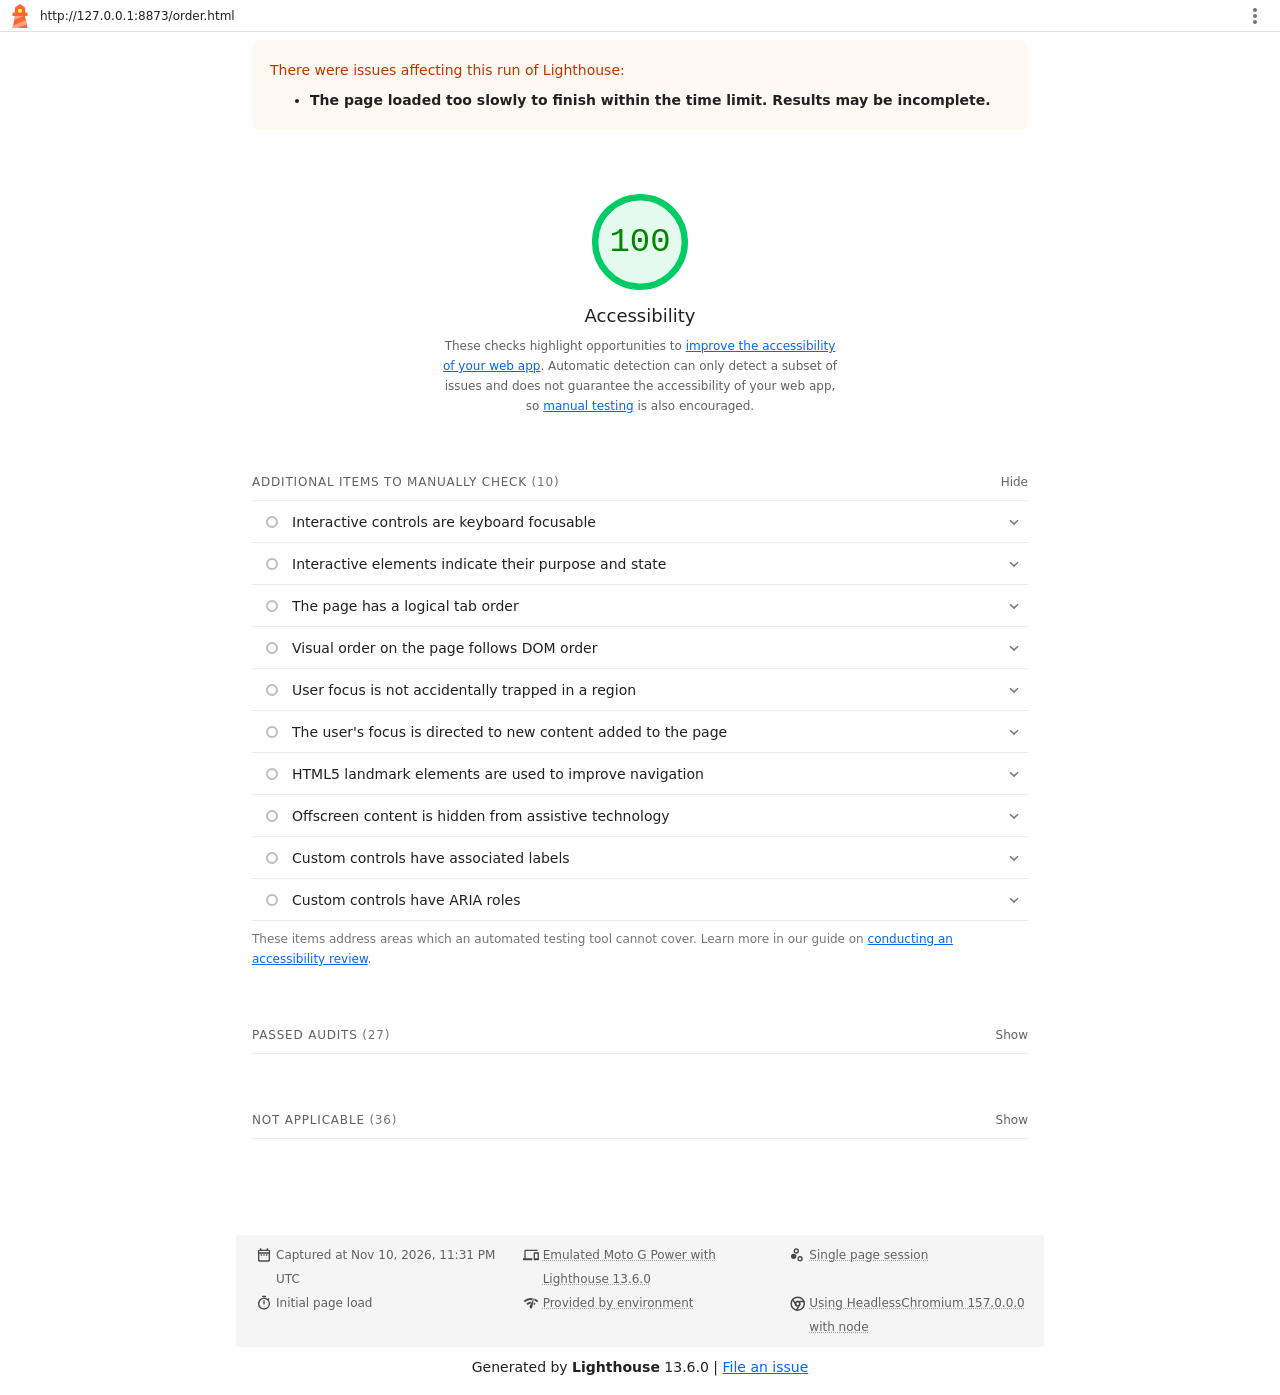
<file: lighthouse/order-accessibility.html>
<!--
@license
Copyright 2018 Google LLC
SPDX-License-Identifier: Apache-2.0
-->
<!doctype html>
<html lang="en">
<head>
  <meta charset="utf-8">
  <meta name="viewport" content="width=device-width, initial-scale=1, minimum-scale=1">
  <link rel="icon" href='data:image/svg+xml;utf8,<svg fill="none" xmlns="http://www.w3.org/2000/svg" viewBox="0 0 48 48"><path d="m14 7 10-7 10 7v10h5v7h-5l5 24H9l5-24H9v-7h5V7Z" fill="%23F63"/><path d="M31.561 24H14l-1.689 8.105L31.561 24ZM18.983 48H9l1.022-4.907L35.723 32.27l1.663 7.98L18.983 48Z" fill="%23FFA385"/><path fill="%23FF3" d="M20.5 10h7v7h-7z"/></svg>'>
  <title>Lighthouse Report</title>
  <style>body {margin: 0}</style>
</head>
<body>
  <noscript>Lighthouse report requires JavaScript. Please enable.</noscript>

  <div id="lh-log"></div>

  <script>window.__LIGHTHOUSE_JSON__ = {"lighthouseVersion":"13.6.0","requestedUrl":"http://127.0.0.1:8873/order.html","mainDocumentUrl":"http://127.0.0.1:8873/order.html","finalDisplayedUrl":"http://127.0.0.1:8873/order.html","finalUrl":"http://127.0.0.1:8873/order.html","fetchTime":"2026-11-10T23:31:30.121Z","gatherMode":"navigation","runWarnings":["The page loaded too slowly to finish within the time limit. Results may be incomplete."],"userAgent":"Mozilla/5.0 (Windows NT 10.0; Win64; x64) AppleWebKit/537.36 (KHTML, like Gecko) HeadlessChrome/157.0.0.0 Safari/537.36","environment":{"networkUserAgent":"Mozilla/5.0 (Linux; Android 11; moto g power (2022)) AppleWebKit/537.36 (KHTML, like Gecko) Chrome/157.0.0.0 Mobile Safari/537.36","hostUserAgent":"Mozilla/5.0 (Windows NT 10.0; Win64; x64) AppleWebKit/537.36 (KHTML, like Gecko) HeadlessChrome/157.0.0.0 Safari/537.36","benchmarkIndex":1799,"credits":{"axe-core":"4.14.0"}},"audits":{"accesskeys":{"id":"accesskeys","title":"`[accesskey]` values are unique","description":"Access keys let users quickly focus a part of the page. For proper navigation, each access key must be unique. [Learn more about access keys](https://dequeuniversity.com/rules/axe/4.14/accesskeys).","score":null,"scoreDisplayMode":"notApplicable"},"aria-allowed-attr":{"id":"aria-allowed-attr","title":"`[aria-*]` attributes match their roles","description":"Each ARIA `role` supports a specific subset of `aria-*` attributes. Mismatching these invalidates the `aria-*` attributes. [Learn how to match ARIA attributes to their roles](https://dequeuniversity.com/rules/axe/4.14/aria-allowed-attr).","score":1,"scoreDisplayMode":"binary","details":{"type":"table","headings":[{"key":"node","valueType":"node","subItemsHeading":{"key":"relatedNode","valueType":"node"},"label":"Failing Elements"}],"items":[]}},"aria-allowed-role":{"id":"aria-allowed-role","title":"Uses ARIA roles only on compatible elements","description":"Many HTML elements can only be assigned certain ARIA roles. Using ARIA roles where they are not allowed can interfere with the accessibility of the web page. [Learn more about ARIA roles](https://dequeuniversity.com/rules/axe/4.14/aria-allowed-role).","score":null,"scoreDisplayMode":"notApplicable"},"aria-command-name":{"id":"aria-command-name","title":"`button`, `link`, and `menuitem` elements have accessible names","description":"When an element doesn't have an accessible name, screen readers announce it with a generic name, making it unusable for users who rely on screen readers. [Learn how to make command elements more accessible](https://dequeuniversity.com/rules/axe/4.14/aria-command-name).","score":null,"scoreDisplayMode":"notApplicable"},"aria-conditional-attr":{"id":"aria-conditional-attr","title":"ARIA attributes are used as specified for the element's role","description":"Some ARIA attributes are only allowed on an element under certain conditions. [Learn more about conditional ARIA attributes](https://dequeuniversity.com/rules/axe/4.14/aria-conditional-attr).","score":1,"scoreDisplayMode":"binary","details":{"type":"table","headings":[{"key":"node","valueType":"node","subItemsHeading":{"key":"relatedNode","valueType":"node"},"label":"Failing Elements"}],"items":[]}},"aria-deprecated-role":{"id":"aria-deprecated-role","title":"Deprecated ARIA roles were not used","description":"Deprecated ARIA roles may not be processed correctly by assistive technology. [Learn more about deprecated ARIA roles](https://dequeuniversity.com/rules/axe/4.14/aria-deprecated-role).","score":1,"scoreDisplayMode":"binary","details":{"type":"table","headings":[{"key":"node","valueType":"node","subItemsHeading":{"key":"relatedNode","valueType":"node"},"label":"Failing Elements"}],"items":[]}},"aria-dialog-name":{"id":"aria-dialog-name","title":"Elements with `role=\"dialog\"` or `role=\"alertdialog\"` have accessible names.","description":"ARIA dialog elements without accessible names may prevent screen readers users from discerning the purpose of these elements. [Learn how to make ARIA dialog elements more accessible](https://dequeuniversity.com/rules/axe/4.14/aria-dialog-name).","score":null,"scoreDisplayMode":"notApplicable"},"aria-hidden-body":{"id":"aria-hidden-body","title":"`[aria-hidden=\"true\"]` is not present on the document `\u003cbody>`","description":"Assistive technologies, like screen readers, work inconsistently when `aria-hidden=\"true\"` is set on the document `\u003cbody>`. [Learn how `aria-hidden` affects the document body](https://dequeuniversity.com/rules/axe/4.14/aria-hidden-body).","score":1,"scoreDisplayMode":"binary","details":{"type":"table","headings":[{"key":"node","valueType":"node","subItemsHeading":{"key":"relatedNode","valueType":"node"},"label":"Failing Elements"}],"items":[]}},"aria-hidden-focus":{"id":"aria-hidden-focus","title":"`[aria-hidden=\"true\"]` elements do not contain focusable descendents","description":"Focusable descendents within an `[aria-hidden=\"true\"]` element prevent those interactive elements from being available to users of assistive technologies like screen readers. [Learn how `aria-hidden` affects focusable elements](https://dequeuniversity.com/rules/axe/4.14/aria-hidden-focus).","score":1,"scoreDisplayMode":"binary","details":{"type":"table","headings":[{"key":"node","valueType":"node","subItemsHeading":{"key":"relatedNode","valueType":"node"},"label":"Failing Elements"}],"items":[]}},"aria-input-field-name":{"id":"aria-input-field-name","title":"ARIA input fields have accessible names","description":"When an input field doesn't have an accessible name, screen readers announce it with a generic name, making it unusable for users who rely on screen readers. [Learn more about input field labels](https://dequeuniversity.com/rules/axe/4.14/aria-input-field-name).","score":null,"scoreDisplayMode":"notApplicable"},"aria-meter-name":{"id":"aria-meter-name","title":"ARIA `meter` elements have accessible names","description":"When a meter element doesn't have an accessible name, screen readers announce it with a generic name, making it unusable for users who rely on screen readers. [Learn how to name `meter` elements](https://dequeuniversity.com/rules/axe/4.14/aria-meter-name).","score":null,"scoreDisplayMode":"notApplicable"},"aria-progressbar-name":{"id":"aria-progressbar-name","title":"ARIA `progressbar` elements have accessible names","description":"When a `progressbar` element doesn't have an accessible name, screen readers announce it with a generic name, making it unusable for users who rely on screen readers. [Learn how to label `progressbar` elements](https://dequeuniversity.com/rules/axe/4.14/aria-progressbar-name).","score":null,"scoreDisplayMode":"notApplicable"},"aria-prohibited-attr":{"id":"aria-prohibited-attr","title":"Elements use only permitted ARIA attributes","description":"Using ARIA attributes in roles where they are prohibited can mean that important information is not communicated to users of assistive technologies. [Learn more about prohibited ARIA roles](https://dequeuniversity.com/rules/axe/4.14/aria-prohibited-attr).","score":1,"scoreDisplayMode":"binary","details":{"type":"table","headings":[{"key":"node","valueType":"node","subItemsHeading":{"key":"relatedNode","valueType":"node"},"label":"Failing Elements"}],"items":[]}},"aria-required-attr":{"id":"aria-required-attr","title":"`[role]`s have all required `[aria-*]` attributes","description":"Some ARIA roles have required attributes that describe the state of the element to screen readers. [Learn more about roles and required attributes](https://dequeuniversity.com/rules/axe/4.14/aria-required-attr).","score":1,"scoreDisplayMode":"binary","details":{"type":"table","headings":[{"key":"node","valueType":"node","subItemsHeading":{"key":"relatedNode","valueType":"node"},"label":"Failing Elements"}],"items":[]}},"aria-required-children":{"id":"aria-required-children","title":"Elements with an ARIA `[role]` that require children to contain a specific `[role]` have all required children.","description":"Some ARIA parent roles must contain specific child roles to perform their intended accessibility functions. [Learn more about roles and required children elements](https://dequeuniversity.com/rules/axe/4.14/aria-required-children).","score":null,"scoreDisplayMode":"notApplicable"},"aria-required-parent":{"id":"aria-required-parent","title":"`[role]`s are contained by their required parent element","description":"Some ARIA child roles must be contained by specific parent roles to properly perform their intended accessibility functions. [Learn more about ARIA roles and required parent element](https://dequeuniversity.com/rules/axe/4.14/aria-required-parent).","score":null,"scoreDisplayMode":"notApplicable"},"aria-roles":{"id":"aria-roles","title":"`[role]` values are valid","description":"ARIA roles must have valid values in order to perform their intended accessibility functions. [Learn more about valid ARIA roles](https://dequeuniversity.com/rules/axe/4.14/aria-roles).","score":1,"scoreDisplayMode":"binary","details":{"type":"table","headings":[{"key":"node","valueType":"node","subItemsHeading":{"key":"relatedNode","valueType":"node"},"label":"Failing Elements"}],"items":[]}},"aria-text":{"id":"aria-text","title":"Elements with the `role=text` attribute do not have focusable descendents.","description":"Adding `role=text` around a text node split by markup enables VoiceOver to treat it as one phrase, but the element's focusable descendents will not be announced. [Learn more about the `role=text` attribute](https://dequeuniversity.com/rules/axe/4.14/aria-text).","score":null,"scoreDisplayMode":"notApplicable"},"aria-toggle-field-name":{"id":"aria-toggle-field-name","title":"ARIA toggle fields have accessible names","description":"When a toggle field doesn't have an accessible name, screen readers announce it with a generic name, making it unusable for users who rely on screen readers. [Learn more about toggle fields](https://dequeuniversity.com/rules/axe/4.14/aria-toggle-field-name).","score":null,"scoreDisplayMode":"notApplicable"},"aria-tooltip-name":{"id":"aria-tooltip-name","title":"ARIA `tooltip` elements have accessible names","description":"When a tooltip element doesn't have an accessible name, screen readers announce it with a generic name, making it unusable for users who rely on screen readers. [Learn how to name `tooltip` elements](https://dequeuniversity.com/rules/axe/4.14/aria-tooltip-name).","score":null,"scoreDisplayMode":"notApplicable"},"aria-treeitem-name":{"id":"aria-treeitem-name","title":"ARIA `treeitem` elements have accessible names","description":"When a `treeitem` element doesn't have an accessible name, screen readers announce it with a generic name, making it unusable for users who rely on screen readers. [Learn more about labeling `treeitem` elements](https://dequeuniversity.com/rules/axe/4.14/aria-treeitem-name).","score":null,"scoreDisplayMode":"notApplicable"},"aria-valid-attr-value":{"id":"aria-valid-attr-value","title":"`[aria-*]` attributes have valid values","description":"Assistive technologies, like screen readers, can't interpret ARIA attributes with invalid values. [Learn more about valid values for ARIA attributes](https://dequeuniversity.com/rules/axe/4.14/aria-valid-attr-value).","score":1,"scoreDisplayMode":"binary","details":{"type":"table","headings":[{"key":"node","valueType":"node","subItemsHeading":{"key":"relatedNode","valueType":"node"},"label":"Failing Elements"}],"items":[]}},"aria-valid-attr":{"id":"aria-valid-attr","title":"`[aria-*]` attributes are valid and not misspelled","description":"Assistive technologies, like screen readers, can't interpret ARIA attributes with invalid names. [Learn more about valid ARIA attributes](https://dequeuniversity.com/rules/axe/4.14/aria-valid-attr).","score":1,"scoreDisplayMode":"binary","details":{"type":"table","headings":[{"key":"node","valueType":"node","subItemsHeading":{"key":"relatedNode","valueType":"node"},"label":"Failing Elements"}],"items":[]}},"button-name":{"id":"button-name","title":"Buttons have an accessible name","description":"When a button doesn't have an accessible name, screen readers announce it as \"button\", making it unusable for users who rely on screen readers. [Learn how to make buttons more accessible](https://dequeuniversity.com/rules/axe/4.14/button-name).","score":1,"scoreDisplayMode":"binary","details":{"type":"table","headings":[{"key":"node","valueType":"node","subItemsHeading":{"key":"relatedNode","valueType":"node"},"label":"Failing Elements"}],"items":[]}},"bypass":{"id":"bypass","title":"The page contains a heading, skip link, or landmark region","description":"Adding ways to bypass repetitive content lets keyboard users navigate the page more efficiently. [Learn more about bypass blocks](https://dequeuniversity.com/rules/axe/4.14/bypass).","score":null,"scoreDisplayMode":"notApplicable"},"color-contrast":{"id":"color-contrast","title":"Background and foreground colors have a sufficient contrast ratio","description":"Low-contrast text is difficult or impossible for many users to read. [Learn how to provide sufficient color contrast](https://dequeuniversity.com/rules/axe/4.14/color-contrast).","score":1,"scoreDisplayMode":"binary","details":{"type":"table","headings":[{"key":"node","valueType":"node","subItemsHeading":{"key":"relatedNode","valueType":"node"},"label":"Failing Elements"}],"items":[]}},"definition-list":{"id":"definition-list","title":"`\u003cdl>`'s contain only properly-ordered `\u003cdt>` and `\u003cdd>` groups, `\u003cscript>`, `\u003ctemplate>` or `\u003cdiv>` elements.","description":"When definition lists are not properly marked up, screen readers may produce confusing or inaccurate output. [Learn how to structure definition lists correctly](https://dequeuniversity.com/rules/axe/4.14/definition-list).","score":null,"scoreDisplayMode":"notApplicable"},"dlitem":{"id":"dlitem","title":"Definition list items are wrapped in `\u003cdl>` elements","description":"Definition list items (`\u003cdt>` and `\u003cdd>`) must be wrapped in a parent `\u003cdl>` element to ensure that screen readers can properly announce them. [Learn how to structure definition lists correctly](https://dequeuniversity.com/rules/axe/4.14/dlitem).","score":null,"scoreDisplayMode":"notApplicable"},"document-title":{"id":"document-title","title":"Document has a `\u003ctitle>` element","description":"The title gives screen reader users an overview of the page, and search engine users rely on it heavily to determine if a page is relevant to their search. [Learn more about document titles](https://dequeuniversity.com/rules/axe/4.14/document-title).","score":1,"scoreDisplayMode":"binary","details":{"type":"table","headings":[{"key":"node","valueType":"node","subItemsHeading":{"key":"relatedNode","valueType":"node"},"label":"Failing Elements"}],"items":[]}},"duplicate-id-aria":{"id":"duplicate-id-aria","title":"ARIA IDs are unique","description":"The value of an ARIA ID must be unique to prevent other instances from being overlooked by assistive technologies. [Learn how to fix duplicate ARIA IDs](https://dequeuniversity.com/rules/axe/4.14/duplicate-id-aria).","score":null,"scoreDisplayMode":"notApplicable"},"empty-heading":{"id":"empty-heading","title":"All heading elements contain content.","description":"A heading with no content or inaccessible text prevent screen reader users from accessing information on the page's structure. [Learn more about headings](https://dequeuniversity.com/rules/axe/4.14/empty-heading).","score":null,"scoreDisplayMode":"notApplicable"},"form-field-multiple-labels":{"id":"form-field-multiple-labels","title":"No form fields have multiple labels","description":"Form fields with multiple labels can be confusingly announced by assistive technologies like screen readers which use either the first, the last, or all of the labels. [Learn how to use form labels](https://dequeuniversity.com/rules/axe/4.14/form-field-multiple-labels).","score":null,"scoreDisplayMode":"notApplicable"},"frame-title":{"id":"frame-title","title":"`\u003cframe>` or `\u003ciframe>` elements have a title","description":"Screen reader users rely on frame titles to describe the contents of frames. [Learn more about frame titles](https://dequeuniversity.com/rules/axe/4.14/frame-title).","score":null,"scoreDisplayMode":"notApplicable"},"heading-order":{"id":"heading-order","title":"Heading elements appear in a sequentially-descending order","description":"Properly ordered headings that do not skip levels convey the semantic structure of the page, making it easier to navigate and understand when using assistive technologies. [Learn more about heading order](https://dequeuniversity.com/rules/axe/4.14/heading-order).","score":1,"scoreDisplayMode":"binary","details":{"type":"table","headings":[{"key":"node","valueType":"node","subItemsHeading":{"key":"relatedNode","valueType":"node"},"label":"Failing Elements"}],"items":[]}},"html-has-lang":{"id":"html-has-lang","title":"`\u003chtml>` element has a `[lang]` attribute","description":"If a page doesn't specify a `lang` attribute, a screen reader assumes that the page is in the default language that the user chose when setting up the screen reader. If the page isn't actually in the default language, then the screen reader might not announce the page's text correctly. [Learn more about the `lang` attribute](https://dequeuniversity.com/rules/axe/4.14/html-has-lang).","score":1,"scoreDisplayMode":"binary","details":{"type":"table","headings":[{"key":"node","valueType":"node","subItemsHeading":{"key":"relatedNode","valueType":"node"},"label":"Failing Elements"}],"items":[]}},"html-lang-valid":{"id":"html-lang-valid","title":"`\u003chtml>` element has a valid value for its `[lang]` attribute","description":"Specifying a valid [BCP 47 language](https://www.w3.org/International/questions/qa-choosing-language-tags#question) helps screen readers announce text properly. [Learn how to use the `lang` attribute](https://dequeuniversity.com/rules/axe/4.14/html-lang-valid).","score":1,"scoreDisplayMode":"binary","details":{"type":"table","headings":[{"key":"node","valueType":"node","subItemsHeading":{"key":"relatedNode","valueType":"node"},"label":"Failing Elements"}],"items":[]}},"html-xml-lang-mismatch":{"id":"html-xml-lang-mismatch","title":"`\u003chtml>` element has an `[xml:lang]` attribute with the same base language as the `[lang]` attribute.","description":"If the webpage does not specify a consistent language, then the screen reader might not announce the page's text correctly. [Learn more about the `lang` attribute](https://dequeuniversity.com/rules/axe/4.14/html-xml-lang-mismatch).","score":null,"scoreDisplayMode":"notApplicable"},"identical-links-same-purpose":{"id":"identical-links-same-purpose","title":"Identical links have the same purpose.","description":"Links with the same destination should have the same description, to help users understand the link's purpose and decide whether to follow it. [Learn more about identical links](https://dequeuniversity.com/rules/axe/4.14/identical-links-same-purpose).","score":null,"scoreDisplayMode":"notApplicable"},"image-alt":{"id":"image-alt","title":"Image elements have `[alt]` attributes","description":"Informative elements should aim for short, descriptive alternate text. Decorative elements can be ignored with an empty alt attribute. [Learn more about the `alt` attribute](https://dequeuniversity.com/rules/axe/4.14/image-alt).","score":null,"scoreDisplayMode":"notApplicable"},"image-redundant-alt":{"id":"image-redundant-alt","title":"Image elements do not have `[alt]` attributes that are redundant text.","description":"Informative elements should aim for short, descriptive alternative text. Alternative text that is exactly the same as the text adjacent to the link or image is potentially confusing for screen reader users, because the text will be read twice. [Learn more about the `alt` attribute](https://dequeuniversity.com/rules/axe/4.14/image-redundant-alt).","score":null,"scoreDisplayMode":"notApplicable"},"input-button-name":{"id":"input-button-name","title":"Input buttons have discernible text.","description":"Adding discernable and accessible text to input buttons may help screen reader users understand the purpose of the input button. [Learn more about input buttons](https://dequeuniversity.com/rules/axe/4.14/input-button-name).","score":null,"scoreDisplayMode":"notApplicable"},"input-image-alt":{"id":"input-image-alt","title":"`\u003cinput type=\"image\">` elements have `[alt]` text","description":"When an image is being used as an `\u003cinput>` button, providing alternative text can help screen reader users understand the purpose of the button. [Learn about input image alt text](https://dequeuniversity.com/rules/axe/4.14/input-image-alt).","score":null,"scoreDisplayMode":"notApplicable"},"label-content-name-mismatch":{"id":"label-content-name-mismatch","title":"Elements with visible text labels have matching accessible names.","description":"Visible text labels that do not match the accessible name can result in a confusing experience for screen reader users. [Learn more about accessible names](https://dequeuniversity.com/rules/axe/4.14/label-content-name-mismatch).","score":null,"scoreDisplayMode":"notApplicable"},"label":{"id":"label","title":"Form elements have associated labels","description":"Labels ensure that form controls are announced properly by assistive technologies, like screen readers. [Learn more about form element labels](https://dequeuniversity.com/rules/axe/4.14/label).","score":1,"scoreDisplayMode":"binary","details":{"type":"table","headings":[{"key":"node","valueType":"node","subItemsHeading":{"key":"relatedNode","valueType":"node"},"label":"Failing Elements"}],"items":[]}},"landmark-one-main":{"id":"landmark-one-main","title":"Document has a main landmark.","description":"One main landmark helps screen reader users navigate a web page. [Learn more about landmarks](https://dequeuniversity.com/rules/axe/4.14/landmark-one-main).","score":1,"scoreDisplayMode":"binary","details":{"type":"table","headings":[{"key":"node","valueType":"node","subItemsHeading":{"key":"relatedNode","valueType":"node"},"label":"Failing Elements"}],"items":[]}},"link-name":{"id":"link-name","title":"Links have a discernible name","description":"Link text (and alternate text for images, when used as links) that is discernible, unique, and focusable improves the navigation experience for screen reader users. [Learn how to make links accessible](https://dequeuniversity.com/rules/axe/4.14/link-name).","score":1,"scoreDisplayMode":"binary","details":{"type":"table","headings":[{"key":"node","valueType":"node","subItemsHeading":{"key":"relatedNode","valueType":"node"},"label":"Failing Elements"}],"items":[]}},"link-in-text-block":{"id":"link-in-text-block","title":"Links are distinguishable without relying on color.","description":"Low-contrast text is difficult or impossible for many users to read. Link text that is discernible improves the experience for users with low vision. [Learn how to make links distinguishable](https://dequeuniversity.com/rules/axe/4.14/link-in-text-block).","score":null,"scoreDisplayMode":"notApplicable"},"list":{"id":"list","title":"Lists contain only `\u003cli>` elements and script supporting elements (`\u003cscript>` and `\u003ctemplate>`).","description":"Screen readers have a specific way of announcing lists. Ensuring proper list structure aids screen reader output. [Learn more about proper list structure](https://dequeuniversity.com/rules/axe/4.14/list).","score":1,"scoreDisplayMode":"binary","details":{"type":"table","headings":[{"key":"node","valueType":"node","subItemsHeading":{"key":"relatedNode","valueType":"node"},"label":"Failing Elements"}],"items":[]}},"listitem":{"id":"listitem","title":"List items (`\u003cli>`) are contained within `\u003cul>`, `\u003col>` or `\u003cmenu>` parent elements","description":"Screen readers require list items (`\u003cli>`) to be contained within a parent `\u003cul>`, `\u003col>` or `\u003cmenu>` to be announced properly. [Learn more about proper list structure](https://dequeuniversity.com/rules/axe/4.14/listitem).","score":1,"scoreDisplayMode":"binary","details":{"type":"table","headings":[{"key":"node","valueType":"node","subItemsHeading":{"key":"relatedNode","valueType":"node"},"label":"Failing Elements"}],"items":[]}},"meta-refresh":{"id":"meta-refresh","title":"The document does not use `\u003cmeta http-equiv=\"refresh\">`","description":"Users do not expect a page to refresh automatically, and doing so will move focus back to the top of the page. This may create a frustrating or confusing experience. [Learn more about the refresh meta tag](https://dequeuniversity.com/rules/axe/4.14/meta-refresh).","score":null,"scoreDisplayMode":"notApplicable"},"meta-viewport":{"id":"meta-viewport","title":"`[user-scalable=\"no\"]` is not used in the `\u003cmeta name=\"viewport\">` element and the `[maximum-scale]` attribute is not less than 5.","description":"Disabling zooming is problematic for users with low vision who rely on screen magnification to properly see the contents of a web page. [Learn more about the viewport meta tag](https://dequeuniversity.com/rules/axe/4.14/meta-viewport).","score":1,"scoreDisplayMode":"binary","details":{"type":"table","headings":[{"key":"node","valueType":"node","subItemsHeading":{"key":"relatedNode","valueType":"node"},"label":"Failing Elements"}],"items":[]}},"object-alt":{"id":"object-alt","title":"`\u003cobject>` elements have alternate text","description":"Screen readers cannot translate non-text content. Adding alternate text to `\u003cobject>` elements helps screen readers convey meaning to users. [Learn more about alt text for `object` elements](https://dequeuniversity.com/rules/axe/4.14/object-alt).","score":null,"scoreDisplayMode":"notApplicable"},"select-name":{"id":"select-name","title":"Select elements have associated label elements.","description":"Form elements without effective labels can create frustrating experiences for screen reader users. [Learn more about the `select` element](https://dequeuniversity.com/rules/axe/4.14/select-name).","score":1,"scoreDisplayMode":"binary","details":{"type":"table","headings":[{"key":"node","valueType":"node","subItemsHeading":{"key":"relatedNode","valueType":"node"},"label":"Failing Elements"}],"items":[]}},"skip-link":{"id":"skip-link","title":"Skip links are focusable.","description":"Including a skip link can help users skip to the main content to save time. [Learn more about skip links](https://dequeuniversity.com/rules/axe/4.14/skip-link).","score":1,"scoreDisplayMode":"binary","details":{"type":"table","headings":[{"key":"node","valueType":"node","subItemsHeading":{"key":"relatedNode","valueType":"node"},"label":"Failing Elements"}],"items":[]}},"tabindex":{"id":"tabindex","title":"No element has a `[tabindex]` value greater than 0","description":"A value greater than 0 implies an explicit navigation ordering. Although technically valid, this often creates frustrating experiences for users who rely on assistive technologies. [Learn more about the `tabindex` attribute](https://dequeuniversity.com/rules/axe/4.14/tabindex).","score":1,"scoreDisplayMode":"binary","details":{"type":"table","headings":[{"key":"node","valueType":"node","subItemsHeading":{"key":"relatedNode","valueType":"node"},"label":"Failing Elements"}],"items":[]}},"table-duplicate-name":{"id":"table-duplicate-name","title":"Tables have different content in the summary attribute and `\u003ccaption>`.","description":"The summary attribute should describe the table structure, while `\u003ccaption>` should have the onscreen title. Accurate table mark-up helps users of screen readers. [Learn more about summary and caption](https://dequeuniversity.com/rules/axe/4.14/table-duplicate-name).","score":null,"scoreDisplayMode":"notApplicable"},"table-fake-caption":{"id":"table-fake-caption","title":"Tables use `\u003ccaption>` instead of cells with the `[colspan]` attribute to indicate a caption.","description":"Screen readers have features to make navigating tables easier. Ensuring that tables use the actual caption element instead of cells with the `[colspan]` attribute may improve the experience for screen reader users. [Learn more about captions](https://dequeuniversity.com/rules/axe/4.14/table-fake-caption).","score":null,"scoreDisplayMode":"notApplicable"},"target-size":{"id":"target-size","title":"Touch targets have sufficient size and spacing.","description":"Touch targets with sufficient size and spacing help users who may have difficulty targeting small controls to activate the targets. [Learn more about touch targets](https://dequeuniversity.com/rules/axe/4.14/target-size).","score":1,"scoreDisplayMode":"binary","details":{"type":"table","headings":[{"key":"node","valueType":"node","subItemsHeading":{"key":"relatedNode","valueType":"node"},"label":"Failing Elements"}],"items":[]}},"td-has-header":{"id":"td-has-header","title":"`\u003ctd>` elements in a large `\u003ctable>` have one or more table headers.","description":"Screen readers have features to make navigating tables easier. Ensuring that `\u003ctd>` elements in a large table (3 or more cells in width and height) have an associated table header may improve the experience for screen reader users. [Learn more about table headers](https://dequeuniversity.com/rules/axe/4.14/td-has-header).","score":null,"scoreDisplayMode":"notApplicable"},"td-headers-attr":{"id":"td-headers-attr","title":"Cells in a `\u003ctable>` element that use the `[headers]` attribute refer to table cells within the same table.","description":"Screen readers have features to make navigating tables easier. Ensuring `\u003ctd>` cells using the `[headers]` attribute only refer to other cells in the same table may improve the experience for screen reader users. [Learn more about the `headers` attribute](https://dequeuniversity.com/rules/axe/4.14/td-headers-attr).","score":null,"scoreDisplayMode":"notApplicable"},"th-has-data-cells":{"id":"th-has-data-cells","title":"`\u003cth>` elements and elements with `[role=\"columnheader\"/\"rowheader\"]` have data cells they describe.","description":"Screen readers have features to make navigating tables easier. Ensuring table headers always refer to some set of cells may improve the experience for screen reader users. [Learn more about table headers](https://dequeuniversity.com/rules/axe/4.14/th-has-data-cells).","score":null,"scoreDisplayMode":"notApplicable"},"valid-lang":{"id":"valid-lang","title":"`[lang]` attributes have a valid value","description":"Specifying a valid [BCP 47 language](https://www.w3.org/International/questions/qa-choosing-language-tags#question) on elements helps ensure that text is pronounced correctly by a screen reader. [Learn how to use the `lang` attribute](https://dequeuniversity.com/rules/axe/4.14/valid-lang).","score":null,"scoreDisplayMode":"notApplicable"},"video-caption":{"id":"video-caption","title":"`\u003cvideo>` elements contain a `\u003ctrack>` element with `[kind=\"captions\"]`","description":"When a video provides a caption it is easier for deaf and hearing impaired users to access its information. [Learn more about video captions](https://dequeuniversity.com/rules/axe/4.14/video-caption).","score":null,"scoreDisplayMode":"notApplicable"},"custom-controls-labels":{"id":"custom-controls-labels","title":"Custom controls have associated labels","description":"Custom interactive controls have associated labels, provided by aria-label or aria-labelledby. [Learn more about custom controls and labels](https://developer.chrome.com/docs/lighthouse/accessibility/custom-controls-labels/).","score":null,"scoreDisplayMode":"manual"},"custom-controls-roles":{"id":"custom-controls-roles","title":"Custom controls have ARIA roles","description":"Custom interactive controls have appropriate ARIA roles. [Learn how to add roles to custom controls](https://developer.chrome.com/docs/lighthouse/accessibility/custom-control-roles/).","score":null,"scoreDisplayMode":"manual"},"focus-traps":{"id":"focus-traps","title":"User focus is not accidentally trapped in a region","description":"A user can tab into and out of any control or region without accidentally trapping their focus. [Learn how to avoid focus traps](https://developer.chrome.com/docs/lighthouse/accessibility/focus-traps/).","score":null,"scoreDisplayMode":"manual"},"focusable-controls":{"id":"focusable-controls","title":"Interactive controls are keyboard focusable","description":"Custom interactive controls are keyboard focusable and display a focus indicator. [Learn how to make custom controls focusable](https://developer.chrome.com/docs/lighthouse/accessibility/focusable-controls/).","score":null,"scoreDisplayMode":"manual"},"interactive-element-affordance":{"id":"interactive-element-affordance","title":"Interactive elements indicate their purpose and state","description":"Interactive elements, such as links and buttons, should indicate their state and be distinguishable from non-interactive elements. [Learn how to decorate interactive elements with affordance hints](https://developer.chrome.com/docs/lighthouse/accessibility/interactive-element-affordance/).","score":null,"scoreDisplayMode":"manual"},"logical-tab-order":{"id":"logical-tab-order","title":"The page has a logical tab order","description":"Tabbing through the page follows the visual layout. Users cannot focus elements that are offscreen. [Learn more about logical tab ordering](https://developer.chrome.com/docs/lighthouse/accessibility/logical-tab-order/).","score":null,"scoreDisplayMode":"manual"},"managed-focus":{"id":"managed-focus","title":"The user's focus is directed to new content added to the page","description":"If new content, such as a dialog, is added to the page, the user's focus is directed to it. [Learn how to direct focus to new content](https://developer.chrome.com/docs/lighthouse/accessibility/managed-focus/).","score":null,"scoreDisplayMode":"manual"},"offscreen-content-hidden":{"id":"offscreen-content-hidden","title":"Offscreen content is hidden from assistive technology","description":"Offscreen content is hidden with display: none or aria-hidden=true. [Learn how to properly hide offscreen content](https://developer.chrome.com/docs/lighthouse/accessibility/offscreen-content-hidden/).","score":null,"scoreDisplayMode":"manual"},"use-landmarks":{"id":"use-landmarks","title":"HTML5 landmark elements are used to improve navigation","description":"Landmark elements (`\u003cmain>`, `\u003cnav>`, etc.) are used to improve the keyboard navigation of the page for assistive technology. [Learn more about landmark elements](https://developer.chrome.com/docs/lighthouse/accessibility/use-landmarks/).","score":null,"scoreDisplayMode":"manual"},"visual-order-follows-dom":{"id":"visual-order-follows-dom","title":"Visual order on the page follows DOM order","description":"DOM order matches the visual order, improving navigation for assistive technology. [Learn more about DOM and visual ordering](https://developer.chrome.com/docs/lighthouse/accessibility/visual-order-follows-dom/).","score":null,"scoreDisplayMode":"manual"},"autocomplete-valid":{"id":"autocomplete-valid","title":"`autocomplete` attributes are used correctly","description":"The `autocomplete` attribute values must be valid and correctly applied for screen readers to function correctly. [Learn more about valid autocomplete values](https://dequeuniversity.com/rules/axe/4.14/autocomplete-valid).","score":1,"scoreDisplayMode":"binary","details":{"type":"table","headings":[{"key":"node","valueType":"node","subItemsHeading":{"key":"relatedNode","valueType":"node"},"label":"Failing Elements"}],"items":[]}},"presentation-role-conflict":{"id":"presentation-role-conflict","title":"Elements with `role=\"none\"` or `role=\"presentation\"` do not have conflicts","description":"There are certain cases where the semantic role of an element with `role=\"none\"` or `role=\"presentation\"` does not resolve to none or presentation. To ensure the element remains removed from the accessibility tree, you should not add any global ARIA attributes to the element or make it focusable. [Learn more about presentation role conflict](https://dequeuniversity.com/rules/axe/4.14/presentation-role-conflict).","score":null,"scoreDisplayMode":"notApplicable"},"svg-img-alt":{"id":"svg-img-alt","title":"SVG elements with an `img` role have an accessible text alternative","description":"Ensures SVG elements with an `img`, `graphics-document` or `graphics-symbol` role have an accessible text alternative. [Learn more about SVG alt text](https://dequeuniversity.com/rules/axe/4.14/svg-img-alt).","score":null,"scoreDisplayMode":"notApplicable"}},"configSettings":{"output":"html","maxWaitForFcp":30000,"maxWaitForLoad":45000,"pauseAfterFcpMs":5250,"pauseAfterLoadMs":5250,"networkQuietThresholdMs":5250,"cpuQuietThresholdMs":5250,"formFactor":"mobile","throttling":{"rttMs":150,"throughputKbps":1638.4,"requestLatencyMs":562.5,"downloadThroughputKbps":1474.5600000000002,"uploadThroughputKbps":675,"cpuSlowdownMultiplier":4},"throttlingMethod":"provided","screenEmulation":{"mobile":true,"width":375,"height":812,"deviceScaleFactor":1,"disabled":false},"emulatedUserAgent":"Mozilla/5.0 (Linux; Android 11; moto g power (2022)) AppleWebKit/537.36 (KHTML, like Gecko) Chrome/136.0.0.0 Mobile Safari/537.36","auditMode":false,"gatherMode":false,"clearStorageTypes":["file_systems","shader_cache","service_workers","cache_storage"],"disableStorageReset":false,"debugNavigation":false,"channel":"node","usePassiveGathering":false,"disableFullPageScreenshot":false,"skipAboutBlank":false,"blankPage":"about:blank","ignoreStatusCode":false,"locale":"en-US","blockedUrlPatterns":null,"additionalTraceCategories":null,"extraHeaders":null,"precomputedLanternData":null,"onlyAudits":null,"onlyCategories":["accessibility"],"skipAudits":null},"categories":{"accessibility":{"title":"Accessibility","description":"These checks highlight opportunities to [improve the accessibility of your web app](https://developer.chrome.com/docs/lighthouse/accessibility/). Automatic detection can only detect a subset of issues and does not guarantee the accessibility of your web app, so [manual testing](https://web.dev/articles/how-to-review) is also encouraged.","manualDescription":"These items address areas which an automated testing tool cannot cover. Learn more in our guide on [conducting an accessibility review](https://web.dev/articles/how-to-review).","supportedModes":["navigation","snapshot"],"auditRefs":[{"id":"accesskeys","weight":0,"group":"a11y-navigation"},{"id":"aria-allowed-attr","weight":10,"group":"a11y-aria"},{"id":"aria-command-name","weight":0,"group":"a11y-aria"},{"id":"aria-conditional-attr","weight":7,"group":"a11y-aria"},{"id":"aria-deprecated-role","weight":1,"group":"a11y-aria"},{"id":"aria-dialog-name","weight":0,"group":"a11y-aria"},{"id":"aria-hidden-body","weight":10,"group":"a11y-aria"},{"id":"aria-hidden-focus","weight":7,"group":"a11y-aria"},{"id":"aria-input-field-name","weight":0,"group":"a11y-aria"},{"id":"aria-meter-name","weight":0,"group":"a11y-aria"},{"id":"aria-progressbar-name","weight":0,"group":"a11y-aria"},{"id":"aria-prohibited-attr","weight":7,"group":"a11y-aria"},{"id":"aria-required-attr","weight":10,"group":"a11y-aria"},{"id":"aria-required-children","weight":0,"group":"a11y-aria"},{"id":"aria-required-parent","weight":0,"group":"a11y-aria"},{"id":"aria-roles","weight":10,"group":"a11y-aria"},{"id":"aria-text","weight":0,"group":"a11y-aria"},{"id":"aria-toggle-field-name","weight":0,"group":"a11y-aria"},{"id":"aria-tooltip-name","weight":0,"group":"a11y-aria"},{"id":"aria-treeitem-name","weight":0,"group":"a11y-aria"},{"id":"aria-valid-attr-value","weight":10,"group":"a11y-aria"},{"id":"aria-valid-attr","weight":10,"group":"a11y-aria"},{"id":"button-name","weight":10,"group":"a11y-names-labels"},{"id":"bypass","weight":0,"group":"a11y-navigation"},{"id":"color-contrast","weight":7,"group":"a11y-color-contrast"},{"id":"definition-list","weight":0,"group":"a11y-tables-lists"},{"id":"dlitem","weight":0,"group":"a11y-tables-lists"},{"id":"document-title","weight":7,"group":"a11y-names-labels"},{"id":"duplicate-id-aria","weight":0,"group":"a11y-aria"},{"id":"form-field-multiple-labels","weight":0,"group":"a11y-names-labels"},{"id":"frame-title","weight":0,"group":"a11y-names-labels"},{"id":"heading-order","weight":3,"group":"a11y-navigation"},{"id":"html-has-lang","weight":7,"group":"a11y-language"},{"id":"html-lang-valid","weight":7,"group":"a11y-language"},{"id":"html-xml-lang-mismatch","weight":0,"group":"a11y-language"},{"id":"image-alt","weight":0,"group":"a11y-names-labels"},{"id":"input-button-name","weight":0,"group":"a11y-names-labels"},{"id":"input-image-alt","weight":0,"group":"a11y-names-labels"},{"id":"label","weight":10,"group":"a11y-names-labels"},{"id":"link-in-text-block","weight":0,"group":"a11y-color-contrast"},{"id":"link-name","weight":7,"group":"a11y-names-labels"},{"id":"list","weight":7,"group":"a11y-tables-lists"},{"id":"listitem","weight":7,"group":"a11y-tables-lists"},{"id":"meta-refresh","weight":0,"group":"a11y-best-practices"},{"id":"meta-viewport","weight":10,"group":"a11y-best-practices"},{"id":"object-alt","weight":0,"group":"a11y-names-labels"},{"id":"select-name","weight":10,"group":"a11y-names-labels"},{"id":"skip-link","weight":3,"group":"a11y-names-labels"},{"id":"tabindex","weight":7,"group":"a11y-navigation"},{"id":"target-size","weight":7,"group":"a11y-best-practices"},{"id":"td-headers-attr","weight":0,"group":"a11y-tables-lists"},{"id":"th-has-data-cells","weight":0,"group":"a11y-tables-lists"},{"id":"valid-lang","weight":0,"group":"a11y-language"},{"id":"video-caption","weight":0,"group":"a11y-audio-video"},{"id":"landmark-one-main","weight":3,"group":"a11y-best-practices"},{"id":"autocomplete-valid","weight":1,"group":"a11y-best-practices"},{"id":"presentation-role-conflict","weight":0,"group":"a11y-best-practices"},{"id":"svg-img-alt","weight":0,"group":"a11y-best-practices"},{"id":"focusable-controls","weight":0},{"id":"interactive-element-affordance","weight":0},{"id":"logical-tab-order","weight":0},{"id":"visual-order-follows-dom","weight":0},{"id":"focus-traps","weight":0},{"id":"managed-focus","weight":0},{"id":"use-landmarks","weight":0},{"id":"offscreen-content-hidden","weight":0},{"id":"custom-controls-labels","weight":0},{"id":"custom-controls-roles","weight":0},{"id":"table-duplicate-name","weight":0,"group":"a11y-best-practices"},{"id":"empty-heading","weight":0,"group":"a11y-best-practices"},{"id":"aria-allowed-role","weight":0,"group":"a11y-best-practices"},{"id":"image-redundant-alt","weight":0,"group":"a11y-names-labels"},{"id":"identical-links-same-purpose","weight":0,"group":"a11y-best-practices"},{"id":"label-content-name-mismatch","weight":0,"group":"hidden"},{"id":"table-fake-caption","weight":0,"group":"hidden"},{"id":"td-has-header","weight":0,"group":"hidden"}],"id":"accessibility","score":1}},"categoryGroups":{"metrics":{"title":"Metrics"},"insights":{"title":"Insights","description":"These insights are also available in the Chrome DevTools Performance Panel - [record a trace](https://developer.chrome.com/docs/devtools/performance/reference) to view more detailed information."},"diagnostics":{"title":"Diagnostics","description":"More information about the performance of your application. These numbers don't [directly affect](https://developer.chrome.com/docs/lighthouse/performance/performance-scoring/) the Performance score."},"a11y-best-practices":{"title":"Best practices","description":"These items highlight common accessibility best practices."},"a11y-color-contrast":{"title":"Contrast","description":"These are opportunities to improve the legibility of your content."},"a11y-names-labels":{"title":"Names and labels","description":"These are opportunities to improve the semantics of the controls in your application. This may enhance the experience for users of assistive technology, like a screen reader."},"a11y-navigation":{"title":"Navigation","description":"These are opportunities to improve keyboard navigation in your application."},"a11y-aria":{"title":"ARIA","description":"These are opportunities to improve the usage of ARIA in your application which may enhance the experience for users of assistive technology, like a screen reader."},"a11y-language":{"title":"Internationalization and localization","description":"These are opportunities to improve the interpretation of your content by users in different locales."},"a11y-audio-video":{"title":"Audio and video","description":"These are opportunities to provide alternative content for audio and video. This may improve the experience for users with hearing or vision impairments."},"a11y-tables-lists":{"title":"Tables and lists","description":"These are opportunities to improve the experience of reading tabular or list data using assistive technology, like a screen reader."},"seo-mobile":{"title":"Mobile Friendly","description":"Make sure your pages are mobile friendly so users don’t have to pinch or zoom in order to read the content pages. [Learn how to make pages mobile-friendly](https://developers.google.com/search/mobile-sites/)."},"seo-content":{"title":"Content Best Practices","description":"Format your HTML in a way that enables crawlers to better understand your app’s content."},"seo-crawl":{"title":"Crawling and Indexing","description":"To appear in search results, crawlers need access to your app."},"best-practices-trust-safety":{"title":"Trust and Safety"},"best-practices-ux":{"title":"User Experience"},"best-practices-browser-compat":{"title":"Browser Compatibility"},"best-practices-general":{"title":"General"},"webmcp":{"title":"WebMCP","description":"Audits validating WebMCP integration."},"agent-accessibility":{"title":"Agent Accessibility","description":"These audits highlight best practices for improving the accessibility of the website for AI agents."},"agent-discoverability":{"title":"Agent Discoverability","description":"These audits validate that websites expose discoverable resources, documentation, and catalogs for AI agents."},"hidden":{"title":""}},"stackPacks":[],"entities":[{"name":"127.0.0.1","origins":["http://127.0.0.1:8873"],"isFirstParty":true,"isUnrecognized":true},{"name":"kaspersky-labs.com","origins":["http://gc.kis.v2.scr.kaspersky-labs.com"],"isUnrecognized":true}],"timing":{"entries":[{"startTime":126542.49,"name":"lh:config","duration":403.57,"entryType":"measure"},{"startTime":126543.27,"name":"lh:config:resolveArtifactsToDefns","duration":2.65,"entryType":"measure"},{"startTime":126946.17,"name":"lh:runner:gather","duration":390.89,"entryType":"measure"},{"startTime":127071.84,"name":"lh:driver:connect","duration":37.62,"entryType":"measure"},{"startTime":127109.76,"name":"lh:driver:navigate","duration":19.08,"entryType":"measure"},{"startTime":127301.27,"name":"lh:gather:getVersion","duration":2.92,"entryType":"measure"},{"startTime":127337.36,"name":"lh:runner:audit","duration":351.25,"entryType":"measure"},{"startTime":127337.47,"name":"lh:runner:auditing","duration":350.86,"entryType":"measure"},{"startTime":127338.67,"name":"lh:audit:accesskeys","duration":1.56,"entryType":"measure"},{"startTime":127340.74,"name":"lh:audit:aria-allowed-attr","duration":6.99,"entryType":"measure"},{"startTime":127348.16,"name":"lh:audit:aria-allowed-role","duration":5.82,"entryType":"measure"},{"startTime":127354.76,"name":"lh:audit:aria-command-name","duration":1.7,"entryType":"measure"},{"startTime":127356.91,"name":"lh:audit:aria-conditional-attr","duration":4.7,"entryType":"measure"},{"startTime":127362.09,"name":"lh:audit:aria-deprecated-role","duration":6.37,"entryType":"measure"},{"startTime":127369.02,"name":"lh:audit:aria-dialog-name","duration":3.93,"entryType":"measure"},{"startTime":127373.58,"name":"lh:audit:aria-hidden-body","duration":6.38,"entryType":"measure"},{"startTime":127380.44,"name":"lh:audit:aria-hidden-focus","duration":6.42,"entryType":"measure"},{"startTime":127387.43,"name":"lh:audit:aria-input-field-name","duration":1.78,"entryType":"measure"},{"startTime":127389.69,"name":"lh:audit:aria-meter-name","duration":1.75,"entryType":"measure"},{"startTime":127391.93,"name":"lh:audit:aria-progressbar-name","duration":1.88,"entryType":"measure"},{"startTime":127394.27,"name":"lh:audit:aria-prohibited-attr","duration":4.61,"entryType":"measure"},{"startTime":127399.92,"name":"lh:audit:aria-required-attr","duration":6.12,"entryType":"measure"},{"startTime":127406.53,"name":"lh:audit:aria-required-children","duration":2.98,"entryType":"measure"},{"startTime":127410.13,"name":"lh:audit:aria-required-parent","duration":2.62,"entryType":"measure"},{"startTime":127413.28,"name":"lh:audit:aria-roles","duration":8.13,"entryType":"measure"},{"startTime":127421.8,"name":"lh:audit:aria-text","duration":2.43,"entryType":"measure"},{"startTime":127424.91,"name":"lh:audit:aria-toggle-field-name","duration":3.02,"entryType":"measure"},{"startTime":127428.53,"name":"lh:audit:aria-tooltip-name","duration":4.56,"entryType":"measure"},{"startTime":127433.59,"name":"lh:audit:aria-treeitem-name","duration":2.8,"entryType":"measure"},{"startTime":127436.81,"name":"lh:audit:aria-valid-attr-value","duration":6.18,"entryType":"measure"},{"startTime":127443.48,"name":"lh:audit:aria-valid-attr","duration":6.88,"entryType":"measure"},{"startTime":127451.03,"name":"lh:audit:button-name","duration":8.87,"entryType":"measure"},{"startTime":127460.39,"name":"lh:audit:bypass","duration":6.97,"entryType":"measure"},{"startTime":127467.92,"name":"lh:audit:color-contrast","duration":5.02,"entryType":"measure"},{"startTime":127473.38,"name":"lh:audit:definition-list","duration":2.85,"entryType":"measure"},{"startTime":127476.81,"name":"lh:audit:dlitem","duration":5.28,"entryType":"measure"},{"startTime":127482.58,"name":"lh:audit:document-title","duration":8,"entryType":"measure"},{"startTime":127491.03,"name":"lh:audit:duplicate-id-aria","duration":4.85,"entryType":"measure"},{"startTime":127496.34,"name":"lh:audit:empty-heading","duration":5.47,"entryType":"measure"},{"startTime":127502.17,"name":"lh:audit:form-field-multiple-labels","duration":4.16,"entryType":"measure"},{"startTime":127506.65,"name":"lh:audit:frame-title","duration":3.34,"entryType":"measure"},{"startTime":127510.52,"name":"lh:audit:heading-order","duration":6.32,"entryType":"measure"},{"startTime":127517.39,"name":"lh:audit:html-has-lang","duration":8.69,"entryType":"measure"},{"startTime":127526.67,"name":"lh:audit:html-lang-valid","duration":6.53,"entryType":"measure"},{"startTime":127533.84,"name":"lh:audit:html-xml-lang-mismatch","duration":3.83,"entryType":"measure"},{"startTime":127538.35,"name":"lh:audit:identical-links-same-purpose","duration":8.81,"entryType":"measure"},{"startTime":127547.93,"name":"lh:audit:image-alt","duration":3.58,"entryType":"measure"},{"startTime":127552.13,"name":"lh:audit:image-redundant-alt","duration":39.95,"entryType":"measure"},{"startTime":127592.49,"name":"lh:audit:input-button-name","duration":2.88,"entryType":"measure"},{"startTime":127595.78,"name":"lh:audit:input-image-alt","duration":2.68,"entryType":"measure"},{"startTime":127598.74,"name":"lh:audit:label-content-name-mismatch","duration":1.75,"entryType":"measure"},{"startTime":127600.69,"name":"lh:audit:label","duration":2.89,"entryType":"measure"},{"startTime":127603.78,"name":"lh:audit:landmark-one-main","duration":2.36,"entryType":"measure"},{"startTime":127606.33,"name":"lh:audit:link-name","duration":4.18,"entryType":"measure"},{"startTime":127610.93,"name":"lh:audit:link-in-text-block","duration":3.31,"entryType":"measure"},{"startTime":127614.71,"name":"lh:audit:list","duration":5.58,"entryType":"measure"},{"startTime":127620.6,"name":"lh:audit:listitem","duration":2.98,"entryType":"measure"},{"startTime":127623.88,"name":"lh:audit:meta-refresh","duration":2.91,"entryType":"measure"},{"startTime":127627.94,"name":"lh:audit:meta-viewport","duration":5.61,"entryType":"measure"},{"startTime":127634.06,"name":"lh:audit:object-alt","duration":3.54,"entryType":"measure"},{"startTime":127637.9,"name":"lh:audit:select-name","duration":3.07,"entryType":"measure"},{"startTime":127641.86,"name":"lh:audit:skip-link","duration":3.84,"entryType":"measure"},{"startTime":127645.98,"name":"lh:audit:tabindex","duration":3.21,"entryType":"measure"},{"startTime":127649.43,"name":"lh:audit:table-duplicate-name","duration":2.56,"entryType":"measure"},{"startTime":127652.48,"name":"lh:audit:table-fake-caption","duration":2.48,"entryType":"measure"},{"startTime":127655.18,"name":"lh:audit:target-size","duration":3.33,"entryType":"measure"},{"startTime":127659.5,"name":"lh:audit:td-has-header","duration":3.1,"entryType":"measure"},{"startTime":127662.89,"name":"lh:audit:td-headers-attr","duration":3.75,"entryType":"measure"},{"startTime":127666.99,"name":"lh:audit:th-has-data-cells","duration":2.96,"entryType":"measure"},{"startTime":127670.29,"name":"lh:audit:valid-lang","duration":2.38,"entryType":"measure"},{"startTime":127672.99,"name":"lh:audit:video-caption","duration":4.41,"entryType":"measure"},{"startTime":127677.45,"name":"lh:audit:custom-controls-labels","duration":0.06,"entryType":"measure"},{"startTime":127677.52,"name":"lh:audit:custom-controls-roles","duration":0.02,"entryType":"measure"},{"startTime":127677.55,"name":"lh:audit:focus-traps","duration":0.1,"entryType":"measure"},{"startTime":127677.67,"name":"lh:audit:focusable-controls","duration":0.02,"entryType":"measure"},{"startTime":127677.7,"name":"lh:audit:interactive-element-affordance","duration":0.01,"entryType":"measure"},{"startTime":127677.71,"name":"lh:audit:logical-tab-order","duration":0.01,"entryType":"measure"},{"startTime":127677.73,"name":"lh:audit:managed-focus","duration":0.02,"entryType":"measure"},{"startTime":127677.76,"name":"lh:audit:offscreen-content-hidden","duration":0.01,"entryType":"measure"},{"startTime":127677.77,"name":"lh:audit:use-landmarks","duration":0.01,"entryType":"measure"},{"startTime":127677.79,"name":"lh:audit:visual-order-follows-dom","duration":0.01,"entryType":"measure"},{"startTime":127678.13,"name":"lh:audit:autocomplete-valid","duration":4.24,"entryType":"measure"},{"startTime":127682.82,"name":"lh:audit:presentation-role-conflict","duration":2.09,"entryType":"measure"},{"startTime":127685.11,"name":"lh:audit:svg-img-alt","duration":3.2,"entryType":"measure"},{"startTime":127688.36,"name":"lh:runner:generate","duration":0.24,"entryType":"measure"},{"startTime":127688.71,"name":"lh:computed:EntityClassification","duration":1.05,"entryType":"measure"}],"total":742.14},"i18n":{"rendererFormattedStrings":{"calculatorLink":"See calculator.","collapseView":"Collapse view","crcInitialNavigation":"Initial Navigation","crcLongestDurationLabel":"Maximum critical path latency:","dropdownCopyJSON":"Copy JSON","dropdownDarkTheme":"Toggle Dark Theme","dropdownPrintExpanded":"Print Expanded","dropdownPrintSummary":"Print Summary","dropdownSaveGist":"Save as Gist","dropdownSaveHTML":"Save as HTML","dropdownSaveJSON":"Save as JSON","dropdownViewUnthrottledTrace":"View Unthrottled Trace","dropdownViewer":"Open in Viewer","errorLabel":"Error!","errorMissingAuditInfo":"Report error: no audit information","expandView":"Expand view","firstPartyChipLabel":"1st party","footerIssue":"File an issue","hide":"Hide","labDataTitle":"Lab Data","lsPerformanceCategoryDescription":"[Lighthouse](https://developers.google.com/web/tools/lighthouse/) analysis of the current page on an emulated mobile network. Values are estimated and may vary.","manualAuditsGroupTitle":"Additional items to manually check","notApplicableAuditsGroupTitle":"Not applicable","openInANewTabTooltip":"Open in a new tab","opportunityResourceColumnLabel":"Opportunity","opportunitySavingsColumnLabel":"Estimated Savings","passedAuditsGroupTitle":"Passed audits","runtimeAnalysisWindow":"Initial page load","runtimeAnalysisWindowSnapshot":"Point-in-time snapshot","runtimeAnalysisWindowTimespan":"User interactions timespan","runtimeCustom":"Custom throttling","runtimeDesktopEmulation":"Emulated Desktop","runtimeMobileEmulation":"Emulated Moto G Power","runtimeNoEmulation":"No emulation","runtimeSettingsArdVersion":"ARD version","runtimeSettingsAxeVersion":"Axe version","runtimeSettingsBenchmark":"Unthrottled CPU/Memory Power","runtimeSettingsCPUThrottling":"CPU throttling","runtimeSettingsDevice":"Device","runtimeSettingsNetworkThrottling":"Network throttling","runtimeSettingsScreenEmulation":"Screen emulation","runtimeSettingsUANetwork":"User agent (network)","runtimeSingleLoad":"Single page session","runtimeSingleLoadTooltip":"This data is taken from a single page session, as opposed to field data summarizing many sessions.","runtimeSlow4g":"Slow 4G throttling","runtimeUnknown":"Unknown","show":"Show","showRelevantAudits":"Show audits relevant to:","snippetCollapseButtonLabel":"Collapse snippet","snippetExpandButtonLabel":"Expand snippet","thirdPartyResourcesLabel":"Show 3rd-party resources","throttlingProvided":"Provided by environment","toplevelWarningsMessage":"There were issues affecting this run of Lighthouse:","unattributable":"Unattributable","unscoredLabel":"Unscored","unscoredTitle":"This audit does not contribute to the overall category score.","varianceDisclaimer":"Values are estimated and may vary. The [performance score is calculated](https://developer.chrome.com/docs/lighthouse/performance/performance-scoring/) directly from these metrics.","viewTraceLabel":"View Trace","viewTreemapLabel":"View Treemap","warningAuditsGroupTitle":"Passed audits but with warnings","warningHeader":"Warnings: "},"icuMessagePaths":{"core/gather/driver/navigation.js | warningTimeout":["runWarnings[0]"],"core/audits/accessibility/accesskeys.js | title":["audits.accesskeys.title"],"core/audits/accessibility/accesskeys.js | description":["audits.accesskeys.description"],"core/audits/accessibility/aria-allowed-attr.js | title":["audits[aria-allowed-attr].title"],"core/audits/accessibility/aria-allowed-attr.js | description":["audits[aria-allowed-attr].description"],"core/lib/i18n/i18n.js | columnFailingElem":["audits[aria-allowed-attr].details.headings[0].label","audits[aria-conditional-attr].details.headings[0].label","audits[aria-deprecated-role].details.headings[0].label","audits[aria-hidden-body].details.headings[0].label","audits[aria-hidden-focus].details.headings[0].label","audits[aria-prohibited-attr].details.headings[0].label","audits[aria-required-attr].details.headings[0].label","audits[aria-roles].details.headings[0].label","audits[aria-valid-attr-value].details.headings[0].label","audits[aria-valid-attr].details.headings[0].label","audits[button-name].details.headings[0].label","audits[color-contrast].details.headings[0].label","audits[document-title].details.headings[0].label","audits[heading-order].details.headings[0].label","audits[html-has-lang].details.headings[0].label","audits[html-lang-valid].details.headings[0].label","audits.label.details.headings[0].label","audits[landmark-one-main].details.headings[0].label","audits[link-name].details.headings[0].label","audits.list.details.headings[0].label","audits.listitem.details.headings[0].label","audits[meta-viewport].details.headings[0].label","audits[select-name].details.headings[0].label","audits[skip-link].details.headings[0].label","audits.tabindex.details.headings[0].label","audits[target-size].details.headings[0].label","audits[autocomplete-valid].details.headings[0].label"],"core/audits/accessibility/aria-allowed-role.js | title":["audits[aria-allowed-role].title"],"core/audits/accessibility/aria-allowed-role.js | description":["audits[aria-allowed-role].description"],"core/audits/accessibility/aria-command-name.js | title":["audits[aria-command-name].title"],"core/audits/accessibility/aria-command-name.js | description":["audits[aria-command-name].description"],"core/audits/accessibility/aria-conditional-attr.js | title":["audits[aria-conditional-attr].title"],"core/audits/accessibility/aria-conditional-attr.js | description":["audits[aria-conditional-attr].description"],"core/audits/accessibility/aria-deprecated-role.js | title":["audits[aria-deprecated-role].title"],"core/audits/accessibility/aria-deprecated-role.js | description":["audits[aria-deprecated-role].description"],"core/audits/accessibility/aria-dialog-name.js | title":["audits[aria-dialog-name].title"],"core/audits/accessibility/aria-dialog-name.js | description":["audits[aria-dialog-name].description"],"core/audits/accessibility/aria-hidden-body.js | title":["audits[aria-hidden-body].title"],"core/audits/accessibility/aria-hidden-body.js | description":["audits[aria-hidden-body].description"],"core/audits/accessibility/aria-hidden-focus.js | title":["audits[aria-hidden-focus].title"],"core/audits/accessibility/aria-hidden-focus.js | description":["audits[aria-hidden-focus].description"],"core/audits/accessibility/aria-input-field-name.js | title":["audits[aria-input-field-name].title"],"core/audits/accessibility/aria-input-field-name.js | description":["audits[aria-input-field-name].description"],"core/audits/accessibility/aria-meter-name.js | title":["audits[aria-meter-name].title"],"core/audits/accessibility/aria-meter-name.js | description":["audits[aria-meter-name].description"],"core/audits/accessibility/aria-progressbar-name.js | title":["audits[aria-progressbar-name].title"],"core/audits/accessibility/aria-progressbar-name.js | description":["audits[aria-progressbar-name].description"],"core/audits/accessibility/aria-prohibited-attr.js | title":["audits[aria-prohibited-attr].title"],"core/audits/accessibility/aria-prohibited-attr.js | description":["audits[aria-prohibited-attr].description"],"core/audits/accessibility/aria-required-attr.js | title":["audits[aria-required-attr].title"],"core/audits/accessibility/aria-required-attr.js | description":["audits[aria-required-attr].description"],"core/audits/accessibility/aria-required-children.js | title":["audits[aria-required-children].title"],"core/audits/accessibility/aria-required-children.js | description":["audits[aria-required-children].description"],"core/audits/accessibility/aria-required-parent.js | title":["audits[aria-required-parent].title"],"core/audits/accessibility/aria-required-parent.js | description":["audits[aria-required-parent].description"],"core/audits/accessibility/aria-roles.js | title":["audits[aria-roles].title"],"core/audits/accessibility/aria-roles.js | description":["audits[aria-roles].description"],"core/audits/accessibility/aria-text.js | title":["audits[aria-text].title"],"core/audits/accessibility/aria-text.js | description":["audits[aria-text].description"],"core/audits/accessibility/aria-toggle-field-name.js | title":["audits[aria-toggle-field-name].title"],"core/audits/accessibility/aria-toggle-field-name.js | description":["audits[aria-toggle-field-name].description"],"core/audits/accessibility/aria-tooltip-name.js | title":["audits[aria-tooltip-name].title"],"core/audits/accessibility/aria-tooltip-name.js | description":["audits[aria-tooltip-name].description"],"core/audits/accessibility/aria-treeitem-name.js | title":["audits[aria-treeitem-name].title"],"core/audits/accessibility/aria-treeitem-name.js | description":["audits[aria-treeitem-name].description"],"core/audits/accessibility/aria-valid-attr-value.js | title":["audits[aria-valid-attr-value].title"],"core/audits/accessibility/aria-valid-attr-value.js | description":["audits[aria-valid-attr-value].description"],"core/audits/accessibility/aria-valid-attr.js | title":["audits[aria-valid-attr].title"],"core/audits/accessibility/aria-valid-attr.js | description":["audits[aria-valid-attr].description"],"core/audits/accessibility/button-name.js | title":["audits[button-name].title"],"core/audits/accessibility/button-name.js | description":["audits[button-name].description"],"core/audits/accessibility/bypass.js | title":["audits.bypass.title"],"core/audits/accessibility/bypass.js | description":["audits.bypass.description"],"core/audits/accessibility/color-contrast.js | title":["audits[color-contrast].title"],"core/audits/accessibility/color-contrast.js | description":["audits[color-contrast].description"],"core/audits/accessibility/definition-list.js | title":["audits[definition-list].title"],"core/audits/accessibility/definition-list.js | description":["audits[definition-list].description"],"core/audits/accessibility/dlitem.js | title":["audits.dlitem.title"],"core/audits/accessibility/dlitem.js | description":["audits.dlitem.description"],"core/audits/accessibility/document-title.js | title":["audits[document-title].title"],"core/audits/accessibility/document-title.js | description":["audits[document-title].description"],"core/audits/accessibility/duplicate-id-aria.js | title":["audits[duplicate-id-aria].title"],"core/audits/accessibility/duplicate-id-aria.js | description":["audits[duplicate-id-aria].description"],"core/audits/accessibility/empty-heading.js | title":["audits[empty-heading].title"],"core/audits/accessibility/empty-heading.js | description":["audits[empty-heading].description"],"core/audits/accessibility/form-field-multiple-labels.js | title":["audits[form-field-multiple-labels].title"],"core/audits/accessibility/form-field-multiple-labels.js | description":["audits[form-field-multiple-labels].description"],"core/audits/accessibility/frame-title.js | title":["audits[frame-title].title"],"core/audits/accessibility/frame-title.js | description":["audits[frame-title].description"],"core/audits/accessibility/heading-order.js | title":["audits[heading-order].title"],"core/audits/accessibility/heading-order.js | description":["audits[heading-order].description"],"core/audits/accessibility/html-has-lang.js | title":["audits[html-has-lang].title"],"core/audits/accessibility/html-has-lang.js | description":["audits[html-has-lang].description"],"core/audits/accessibility/html-lang-valid.js | title":["audits[html-lang-valid].title"],"core/audits/accessibility/html-lang-valid.js | description":["audits[html-lang-valid].description"],"core/audits/accessibility/html-xml-lang-mismatch.js | title":["audits[html-xml-lang-mismatch].title"],"core/audits/accessibility/html-xml-lang-mismatch.js | description":["audits[html-xml-lang-mismatch].description"],"core/audits/accessibility/identical-links-same-purpose.js | title":["audits[identical-links-same-purpose].title"],"core/audits/accessibility/identical-links-same-purpose.js | description":["audits[identical-links-same-purpose].description"],"core/audits/accessibility/image-alt.js | title":["audits[image-alt].title"],"core/audits/accessibility/image-alt.js | description":["audits[image-alt].description"],"core/audits/accessibility/image-redundant-alt.js | title":["audits[image-redundant-alt].title"],"core/audits/accessibility/image-redundant-alt.js | description":["audits[image-redundant-alt].description"],"core/audits/accessibility/input-button-name.js | title":["audits[input-button-name].title"],"core/audits/accessibility/input-button-name.js | description":["audits[input-button-name].description"],"core/audits/accessibility/input-image-alt.js | title":["audits[input-image-alt].title"],"core/audits/accessibility/input-image-alt.js | description":["audits[input-image-alt].description"],"core/audits/accessibility/label-content-name-mismatch.js | title":["audits[label-content-name-mismatch].title"],"core/audits/accessibility/label-content-name-mismatch.js | description":["audits[label-content-name-mismatch].description"],"core/audits/accessibility/label.js | title":["audits.label.title"],"core/audits/accessibility/label.js | description":["audits.label.description"],"core/audits/accessibility/landmark-one-main.js | title":["audits[landmark-one-main].title"],"core/audits/accessibility/landmark-one-main.js | description":["audits[landmark-one-main].description"],"core/audits/accessibility/link-name.js | title":["audits[link-name].title"],"core/audits/accessibility/link-name.js | description":["audits[link-name].description"],"core/audits/accessibility/link-in-text-block.js | title":["audits[link-in-text-block].title"],"core/audits/accessibility/link-in-text-block.js | description":["audits[link-in-text-block].description"],"core/audits/accessibility/list.js | title":["audits.list.title"],"core/audits/accessibility/list.js | description":["audits.list.description"],"core/audits/accessibility/listitem.js | title":["audits.listitem.title"],"core/audits/accessibility/listitem.js | description":["audits.listitem.description"],"core/audits/accessibility/meta-refresh.js | title":["audits[meta-refresh].title"],"core/audits/accessibility/meta-refresh.js | description":["audits[meta-refresh].description"],"core/audits/accessibility/meta-viewport.js | title":["audits[meta-viewport].title"],"core/audits/accessibility/meta-viewport.js | description":["audits[meta-viewport].description"],"core/audits/accessibility/object-alt.js | title":["audits[object-alt].title"],"core/audits/accessibility/object-alt.js | description":["audits[object-alt].description"],"core/audits/accessibility/select-name.js | title":["audits[select-name].title"],"core/audits/accessibility/select-name.js | description":["audits[select-name].description"],"core/audits/accessibility/skip-link.js | title":["audits[skip-link].title"],"core/audits/accessibility/skip-link.js | description":["audits[skip-link].description"],"core/audits/accessibility/tabindex.js | title":["audits.tabindex.title"],"core/audits/accessibility/tabindex.js | description":["audits.tabindex.description"],"core/audits/accessibility/table-duplicate-name.js | title":["audits[table-duplicate-name].title"],"core/audits/accessibility/table-duplicate-name.js | description":["audits[table-duplicate-name].description"],"core/audits/accessibility/table-fake-caption.js | title":["audits[table-fake-caption].title"],"core/audits/accessibility/table-fake-caption.js | description":["audits[table-fake-caption].description"],"core/audits/accessibility/target-size.js | title":["audits[target-size].title"],"core/audits/accessibility/target-size.js | description":["audits[target-size].description"],"core/audits/accessibility/td-has-header.js | title":["audits[td-has-header].title"],"core/audits/accessibility/td-has-header.js | description":["audits[td-has-header].description"],"core/audits/accessibility/td-headers-attr.js | title":["audits[td-headers-attr].title"],"core/audits/accessibility/td-headers-attr.js | description":["audits[td-headers-attr].description"],"core/audits/accessibility/th-has-data-cells.js | title":["audits[th-has-data-cells].title"],"core/audits/accessibility/th-has-data-cells.js | description":["audits[th-has-data-cells].description"],"core/audits/accessibility/valid-lang.js | title":["audits[valid-lang].title"],"core/audits/accessibility/valid-lang.js | description":["audits[valid-lang].description"],"core/audits/accessibility/video-caption.js | title":["audits[video-caption].title"],"core/audits/accessibility/video-caption.js | description":["audits[video-caption].description"],"core/audits/accessibility/autocomplete-valid.js | title":["audits[autocomplete-valid].title"],"core/audits/accessibility/autocomplete-valid.js | description":["audits[autocomplete-valid].description"],"core/audits/accessibility/presentation-role-conflict.js | title":["audits[presentation-role-conflict].title"],"core/audits/accessibility/presentation-role-conflict.js | description":["audits[presentation-role-conflict].description"],"core/audits/accessibility/svg-img-alt.js | title":["audits[svg-img-alt].title"],"core/audits/accessibility/svg-img-alt.js | description":["audits[svg-img-alt].description"],"core/config/default-config.js | a11yCategoryTitle":["categories.accessibility.title"],"core/config/default-config.js | a11yCategoryDescription":["categories.accessibility.description"],"core/config/default-config.js | a11yCategoryManualDescription":["categories.accessibility.manualDescription"],"core/config/default-config.js | metricGroupTitle":["categoryGroups.metrics.title"],"core/config/default-config.js | insightsGroupTitle":["categoryGroups.insights.title"],"core/config/default-config.js | insightsGroupDescription":["categoryGroups.insights.description"],"core/config/default-config.js | diagnosticsGroupTitle":["categoryGroups.diagnostics.title"],"core/config/default-config.js | diagnosticsGroupDescription":["categoryGroups.diagnostics.description"],"core/config/default-config.js | a11yBestPracticesGroupTitle":["categoryGroups[a11y-best-practices].title"],"core/config/default-config.js | a11yBestPracticesGroupDescription":["categoryGroups[a11y-best-practices].description"],"core/config/default-config.js | a11yColorContrastGroupTitle":["categoryGroups[a11y-color-contrast].title"],"core/config/default-config.js | a11yColorContrastGroupDescription":["categoryGroups[a11y-color-contrast].description"],"core/config/default-config.js | a11yNamesLabelsGroupTitle":["categoryGroups[a11y-names-labels].title"],"core/config/default-config.js | a11yNamesLabelsGroupDescription":["categoryGroups[a11y-names-labels].description"],"core/config/default-config.js | a11yNavigationGroupTitle":["categoryGroups[a11y-navigation].title"],"core/config/default-config.js | a11yNavigationGroupDescription":["categoryGroups[a11y-navigation].description"],"core/config/default-config.js | a11yAriaGroupTitle":["categoryGroups[a11y-aria].title"],"core/config/default-config.js | a11yAriaGroupDescription":["categoryGroups[a11y-aria].description"],"core/config/default-config.js | a11yLanguageGroupTitle":["categoryGroups[a11y-language].title"],"core/config/default-config.js | a11yLanguageGroupDescription":["categoryGroups[a11y-language].description"],"core/config/default-config.js | a11yAudioVideoGroupTitle":["categoryGroups[a11y-audio-video].title"],"core/config/default-config.js | a11yAudioVideoGroupDescription":["categoryGroups[a11y-audio-video].description"],"core/config/default-config.js | a11yTablesListsVideoGroupTitle":["categoryGroups[a11y-tables-lists].title"],"core/config/default-config.js | a11yTablesListsVideoGroupDescription":["categoryGroups[a11y-tables-lists].description"],"core/config/default-config.js | seoMobileGroupTitle":["categoryGroups[seo-mobile].title"],"core/config/default-config.js | seoMobileGroupDescription":["categoryGroups[seo-mobile].description"],"core/config/default-config.js | seoContentGroupTitle":["categoryGroups[seo-content].title"],"core/config/default-config.js | seoContentGroupDescription":["categoryGroups[seo-content].description"],"core/config/default-config.js | seoCrawlingGroupTitle":["categoryGroups[seo-crawl].title"],"core/config/default-config.js | seoCrawlingGroupDescription":["categoryGroups[seo-crawl].description"],"core/config/default-config.js | bestPracticesTrustSafetyGroupTitle":["categoryGroups[best-practices-trust-safety].title"],"core/config/default-config.js | bestPracticesUXGroupTitle":["categoryGroups[best-practices-ux].title"],"core/config/default-config.js | bestPracticesBrowserCompatGroupTitle":["categoryGroups[best-practices-browser-compat].title"],"core/config/default-config.js | bestPracticesGeneralGroupTitle":["categoryGroups[best-practices-general].title"],"core/config/default-config.js | webmcpGroupTitle":["categoryGroups.webmcp.title"],"core/config/default-config.js | webmcpGroupDescription":["categoryGroups.webmcp.description"],"core/config/default-config.js | agentAccessibilityGroupTitle":["categoryGroups[agent-accessibility].title"],"core/config/default-config.js | agentAccessibilityGroupDescription":["categoryGroups[agent-accessibility].description"],"core/config/default-config.js | agentDiscoverabilityGroupTitle":["categoryGroups[agent-discoverability].title"],"core/config/default-config.js | agentDiscoverabilityGroupDescription":["categoryGroups[agent-discoverability].description"]}}};</script>
  <script>"use strict";(()=>{var Re=.8999999999999999,Ie=.5,Ne=.49999999999999994;function He(o){let e=Math.sign(o);o=Math.abs(o);let t=.254829592,n=-.284496736,r=1.421413741,i=-1.453152027,a=1.061405429,s=1/(1+.3275911*o),c=s*(t+s*(n+s*(r+s*(i+s*a))));return e*(1-c*Math.exp(-o*o))}function fe({median:o,p10:e},t){if(o<=0)throw new Error("median must be greater than zero");if(e<=0)throw new Error("p10 must be greater than zero");if(e>=o)throw new Error("p10 must be less than the median");if(t<=0)return 1;let n=.9061938024368232,r=Math.max(Number.MIN_VALUE,t/o),i=Math.log(r),a=Math.max(Number.MIN_VALUE,e/o),l=-Math.log(a),s=i*n/l,c=(1-He(s))/2,d;return t<=e?d=Math.max(.9,Math.min(1,c)):t<=o?d=Math.max(Ie,Math.min(Re,c)):d=Math.max(0,Math.min(Ne,c)),d}var O="\u2026",Oe="\xA0",ve=.9,$e={PASS:{label:"pass",minScore:ve},AVERAGE:{label:"average",minScore:.5},FAIL:{label:"fail"},ERROR:{label:"error"}},Ve=["com","co","gov","edu","ac","org","go","gob","or","net","in","ne","nic","gouv","web","spb","blog","jus","kiev","mil","wi","qc","ca","bel","on"],E=class o{static get RATINGS(){return $e}static get PASS_THRESHOLD(){return ve}static get MS_DISPLAY_VALUE(){return`%10d${Oe}ms`}static isPluginCategory(e){return/^(@[a-z0-9-~][a-z0-9-._~]*\/)?lighthouse-plugin-[a-z0-9-._~]*$/.test(e)}static getFinalDisplayedUrl(e){if(e.finalDisplayedUrl)return e.finalDisplayedUrl;if(e.finalUrl)return e.finalUrl;throw new Error("Could not determine final displayed URL")}static getMainDocumentUrl(e){return e.mainDocumentUrl||e.finalUrl}static getFullPageScreenshot(e){return e.fullPageScreenshot?e.fullPageScreenshot:e.audits["full-page-screenshot"]?.details}static getEntityFromUrl(e,t){return t&&t.find(r=>r.origins.find(i=>e.startsWith(i)))||o.getPseudoRootDomain(e)}static splitMarkdownCodeSpans(e){let t=[],n=e.split(/`(.*?)`/g);for(let r=0;r<n.length;r++){let i=n[r];if(!i)continue;let a=r%2!==0;t.push({isCode:a,text:i})}return t}static splitMarkdownLink(e){let t=[],n=e.split(/\[([^\]]+?)\]\((https?:\/\/.*?)\)/g);for(;n.length;){let[r,i,a]=n.splice(0,3);r&&t.push({isLink:!1,text:r}),i&&a&&t.push({isLink:!0,text:i,linkHref:a})}return t}static truncate(e,t,n="\u2026"){if(e.length<=t)return e;let i=new Intl.Segmenter(void 0,{granularity:"grapheme"}).segment(e)[Symbol.iterator](),a=0;for(let l=0;l<=t-n.length;l++){let s=i.next();if(s.done)return e;a=s.value.index}for(let l=0;l<n.length;l++)if(i.next().done)return e;return e.slice(0,a)+n}static getURLDisplayName(e,t){t=t||{numPathParts:void 0,preserveQuery:void 0,preserveHost:void 0};let n=t.numPathParts!==void 0?t.numPathParts:2,r=t.preserveQuery!==void 0?t.preserveQuery:!0,i=t.preserveHost||!1,a;if(e.protocol==="about:"||e.protocol==="data:")a=e.href;else{a=e.pathname;let s=a.split("/").filter(c=>c.length);n&&s.length>n&&(a=O+s.slice(-1*n).join("/")),i&&(a=`${e.host}/${a.replace(/^\//,"")}`),r&&(a=`${a}${e.search}`)}let l=64;if(e.protocol!=="data:"&&(a=a.slice(0,200),a=a.replace(/([a-f0-9]{7})[a-f0-9]{13}[a-f0-9]*/g,`$1${O}`),a=a.replace(/([a-zA-Z0-9-_]{9})(?=.*[a-z])(?=.*[A-Z])(?=.*[0-9])[a-zA-Z0-9-_]{10,}/g,`$1${O}`),a=a.replace(/(\d{3})\d{6,}/g,`$1${O}`),a=a.replace(/\u2026+/g,O),a.length>l&&a.includes("?")&&(a=a.replace(/\?([^=]*)(=)?.*/,`?$1$2${O}`),a.length>l&&(a=a.replace(/\?.*/,`?${O}`)))),a.length>l){let s=a.lastIndexOf(".");s>=0?a=a.slice(0,l-1-(a.length-s))+`${O}${a.slice(s)}`:a=a.slice(0,l-1)+O}return a}static getChromeExtensionOrigin(e){let t=new URL(e);return t.protocol+"//"+t.host}static parseURL(e){let t=new URL(e);return{file:o.getURLDisplayName(t),hostname:t.hostname,origin:t.protocol==="chrome-extension:"?o.getChromeExtensionOrigin(e):t.origin}}static createOrReturnURL(e){return e instanceof URL?e:new URL(e)}static getPseudoTld(e){let t=e.split(".").slice(-2);return Ve.includes(t[0])?`.${t.join(".")}`:`.${t[t.length-1]}`}static getPseudoRootDomain(e){let t=o.createOrReturnURL(e).hostname,r=o.getPseudoTld(t).split(".");return t.split(".").slice(-r.length).join(".")}static filterRelevantLines(e,t,n){if(t.length===0)return e.slice(0,n*2+1);let r=3,i=new Set;return t=t.sort((a,l)=>(a.lineNumber||0)-(l.lineNumber||0)),t.forEach(({lineNumber:a})=>{let l=a-n,s=a+n;for(;l<1;)l++,s++;i.has(l-r-1)&&(l-=r);for(let c=l;c<=s;c++){let d=c;i.add(d)}}),e.filter(a=>i.has(a.lineNumber))}static computeLogNormalScore(e,t){let n=fe(e,t);return n>.9&&(n+=.05*(n-.9)),Math.floor(n*100)/100}};function Ge(o){let e=o.createFragment(),t=o.createElement("style");t.append(`
    .lh-3p-filter {
      color: var(--color-gray-600);
      float: right;
      padding: 6px var(--stackpack-padding-horizontal);
    }
    .lh-3p-filter-label, .lh-3p-filter-input {
      vertical-align: middle;
      user-select: none;
    }
    .lh-3p-filter-input:disabled + .lh-3p-ui-string {
      text-decoration: line-through;
    }
  `),e.append(t);let n=o.createElement("div","lh-3p-filter"),r=o.createElement("label","lh-3p-filter-label"),i=o.createElement("input","lh-3p-filter-input");i.setAttribute("type","checkbox"),i.setAttribute("checked","");let a=o.createElement("span","lh-3p-ui-string");a.append("Show 3rd party resources");let l=o.createElement("span","lh-3p-filter-count");return r.append(" ",i," ",a," (",l,") "),n.append(" ",r," "),e.append(n),e}function Be(o){let e=o.createFragment(),t=o.createElement("div","lh-audit"),n=o.createElement("details","lh-expandable-details"),r=o.createElement("summary"),i=o.createElement("div","lh-audit__header lh-expandable-details__summary"),a=o.createElement("span","lh-audit__score-icon"),l=o.createElement("span","lh-audit__title-and-text"),s=o.createElement("span","lh-audit__title"),c=o.createElement("span","lh-audit__display-text");l.append(" ",s," ",c," ");let d=o.createElement("div","lh-chevron-container");i.append(" ",a," ",l," ",d," "),r.append(" ",i," ");let h=o.createElement("div","lh-audit__description"),p=o.createElement("div","lh-audit__stackpacks");return n.append(" ",r," ",h," ",p," "),t.append(" ",n," "),e.append(t),e}function qe(o){let e=o.createFragment(),t=o.createElement("div","lh-category-header"),n=o.createElement("div","lh-score__gauge");n.setAttribute("role","heading"),n.setAttribute("aria-level","2");let r=o.createElement("div","lh-category-header__description");return t.append(" ",n," ",r," "),e.append(t),e}function je(o){let e=o.createFragment(),t=o.createElementNS("http://www.w3.org/2000/svg","svg","lh-chevron");t.setAttribute("viewBox","0 0 100 100");let n=o.createElementNS("http://www.w3.org/2000/svg","g","lh-chevron__lines"),r=o.createElementNS("http://www.w3.org/2000/svg","path","lh-chevron__line lh-chevron__line-left");r.setAttribute("d","M10 50h40");let i=o.createElementNS("http://www.w3.org/2000/svg","path","lh-chevron__line lh-chevron__line-right");return i.setAttribute("d","M90 50H50"),n.append(" ",r," ",i," "),t.append(" ",n," "),e.append(t),e}function We(o){let e=o.createFragment(),t=o.createElement("div","lh-audit-group"),n=o.createElement("details","lh-clump"),r=o.createElement("summary"),i=o.createElement("div","lh-audit-group__summary"),a=o.createElement("div","lh-audit-group__header"),l=o.createElement("span","lh-audit-group__title"),s=o.createElement("span","lh-audit-group__itemcount");a.append(" ",l," ",s," "," "," ");let c=o.createElement("div","lh-clump-toggle"),d=o.createElement("span","lh-clump-toggletext--show"),h=o.createElement("span","lh-clump-toggletext--hide");return c.append(" ",d," ",h," "),i.append(" ",a," ",c," "),r.append(" ",i," "),n.append(" ",r," "),t.append(" "," ",n," "),e.append(t),e}function Ke(o){let e=o.createFragment(),t=o.createElement("div","lh-crc-container"),n=o.createElement("style");n.append(`
      .lh-crc .lh-tree-marker {
        width: 12px;
        height: 26px;
        display: block;
        float: left;
        background-position: top left;
      }
      .lh-crc .lh-horiz-down {
        background: url('data:image/svg+xml;utf8,<svg width="16" height="26" viewBox="0 0 16 26" xmlns="http://www.w3.org/2000/svg"><g fill="%23D8D8D8" fill-rule="evenodd"><path d="M16 12v2H-2v-2z"/><path d="M9 12v14H7V12z"/>\u003c/g>\u003c/svg>');
      }
      .lh-crc .lh-right {
        background: url('data:image/svg+xml;utf8,<svg width="16" height="26" viewBox="0 0 16 26" xmlns="http://www.w3.org/2000/svg"><path d="M16 12v2H0v-2z" fill="%23D8D8D8" fill-rule="evenodd"/>\u003c/svg>');
      }
      .lh-crc .lh-up-right {
        background: url('data:image/svg+xml;utf8,<svg width="16" height="26" viewBox="0 0 16 26" xmlns="http://www.w3.org/2000/svg"><path d="M7 0h2v14H7zm2 12h7v2H9z" fill="%23D8D8D8" fill-rule="evenodd"/>\u003c/svg>');
      }
      .lh-crc .lh-vert-right {
        background: url('data:image/svg+xml;utf8,<svg width="16" height="26" viewBox="0 0 16 26" xmlns="http://www.w3.org/2000/svg"><path d="M7 0h2v27H7zm2 12h7v2H9z" fill="%23D8D8D8" fill-rule="evenodd"/>\u003c/svg>');
      }
      .lh-crc .lh-vert {
        background: url('data:image/svg+xml;utf8,<svg width="16" height="26" viewBox="0 0 16 26" xmlns="http://www.w3.org/2000/svg"><path d="M7 0h2v26H7z" fill="%23D8D8D8" fill-rule="evenodd"/>\u003c/svg>');
      }
      .lh-crc .lh-crc-tree {
        font-size: 14px;
        width: 100%;
        overflow-x: auto;
      }
      .lh-crc .lh-crc-node {
        height: 26px;
        line-height: 26px;
        white-space: nowrap;
      }
      .lh-crc .lh-crc-node__longest {
        color: var(--color-average-secondary);
      }
      .lh-crc .lh-crc-node__tree-value {
        margin-left: 10px;
      }
      .lh-crc .lh-crc-node__tree-value div {
        display: inline;
      }
      .lh-crc .lh-crc-node__chain-duration {
        font-weight: 700;
      }
      .lh-crc .lh-crc-initial-nav {
        color: #595959;
        font-style: italic;
      }
      .lh-crc__summary-value {
        margin-bottom: 10px;
      }
    `);let r=o.createElement("div"),i=o.createElement("div","lh-crc__summary-value"),a=o.createElement("span","lh-crc__longest_duration_label"),l=o.createElement("b","lh-crc__longest_duration");i.append(" ",a," ",l," "),r.append(" ",i," ");let s=o.createElement("div","lh-crc"),c=o.createElement("div","lh-crc-initial-nav");return s.append(" ",c," "," "),t.append(" ",n," ",r," ",s," "),e.append(t),e}function Ze(o){let e=o.createFragment(),t=o.createElement("div","lh-crc-node"),n=o.createElement("span","lh-crc-node__tree-marker"),r=o.createElement("span","lh-crc-node__tree-value");return t.append(" ",n," ",r," "),e.append(t),e}function Je(o){let e=o.createFragment(),t=o.createElement("div","lh-element-screenshot"),n=o.createElement("div","lh-element-screenshot__content"),r=o.createElement("div","lh-element-screenshot__image"),i=o.createElement("div","lh-element-screenshot__mask"),a=o.createElementNS("http://www.w3.org/2000/svg","svg");a.setAttribute("height","0"),a.setAttribute("width","0");let l=o.createElementNS("http://www.w3.org/2000/svg","defs"),s=o.createElementNS("http://www.w3.org/2000/svg","clipPath");s.setAttribute("clipPathUnits","objectBoundingBox"),l.append(" ",s," "," "),a.append(" ",l," "),i.append(" ",a," ");let c=o.createElement("div","lh-element-screenshot__element-marker");return r.append(" ",i," ",c," "),n.append(" ",r," "),t.append(" ",n," "),e.append(t),e}function Ye(o){let e=o.createFragment(),t=o.createElement("div","lh-exp-gauge-component"),n=o.createElement("div","lh-exp-gauge__wrapper");n.setAttribute("target","_blank");let r=o.createElement("div","lh-exp-gauge__svg-wrapper"),i=o.createElementNS("http://www.w3.org/2000/svg","svg","lh-exp-gauge"),a=o.createElementNS("http://www.w3.org/2000/svg","g","lh-exp-gauge__inner"),l=o.createElementNS("http://www.w3.org/2000/svg","circle","lh-exp-gauge__bg"),s=o.createElementNS("http://www.w3.org/2000/svg","circle","lh-exp-gauge__base lh-exp-gauge--faded"),c=o.createElementNS("http://www.w3.org/2000/svg","circle","lh-exp-gauge__arc"),d=o.createElementNS("http://www.w3.org/2000/svg","text","lh-exp-gauge__percentage");a.append(" ",l," ",s," ",c," ",d," ");let h=o.createElementNS("http://www.w3.org/2000/svg","g","lh-exp-gauge__outer"),p=o.createElementNS("http://www.w3.org/2000/svg","circle","lh-cover");h.append(" ",p," ");let m=o.createElementNS("http://www.w3.org/2000/svg","text","lh-exp-gauge__label");return m.setAttribute("text-anchor","middle"),m.setAttribute("x","0"),m.setAttribute("y","60"),i.append(" ",a," ",h," ",m," "),r.append(" ",i," "),n.append(" ",r," "),t.append(" ",n," "),e.append(t),e}function Qe(o){let e=o.createFragment(),t=o.createElement("style");t.append(`
    .lh-footer {
      padding: var(--footer-padding-vertical) calc(var(--default-padding) * 2);
      max-width: var(--report-content-max-width);
      margin: 0 auto;
    }
    .lh-footer .lh-generated {
      text-align: center;
    }
  `),e.append(t);let n=o.createElement("footer","lh-footer"),r=o.createElement("ul","lh-meta__items");r.append(" ");let i=o.createElement("div","lh-generated"),a=o.createElement("b");a.append("Lighthouse");let l=o.createElement("span","lh-footer__version"),s=o.createElement("a","lh-footer__version_issue");return s.setAttribute("href","https://github.com/GoogleChrome/Lighthouse/issues"),s.setAttribute("target","_blank"),s.setAttribute("rel","noopener"),s.append("File an issue"),i.append(" "," Generated by ",a," ",l," | ",s," "),n.append(" ",r," ",i," "),e.append(n),e}function Xe(o){let e=o.createFragment(),t=o.createElement("a","lh-fraction__wrapper"),n=o.createElement("div","lh-fraction__content-wrapper"),r=o.createElement("div","lh-fraction__content"),i=o.createElement("div","lh-fraction__background");r.append(" ",i," "),n.append(" ",r," ");let a=o.createElement("div","lh-fraction__label");return t.append(" ",n," ",a," "),e.append(t),e}function et(o){let e=o.createFragment(),t=o.createElement("a","lh-gauge__wrapper"),n=o.createElement("div","lh-gauge__svg-wrapper"),r=o.createElementNS("http://www.w3.org/2000/svg","svg","lh-gauge");r.setAttribute("viewBox","0 0 120 120");let i=o.createElementNS("http://www.w3.org/2000/svg","circle","lh-gauge-base");i.setAttribute("r","56"),i.setAttribute("cx","60"),i.setAttribute("cy","60"),i.setAttribute("stroke-width","8");let a=o.createElementNS("http://www.w3.org/2000/svg","circle","lh-gauge-arc");a.setAttribute("r","56"),a.setAttribute("cx","60"),a.setAttribute("cy","60"),a.setAttribute("stroke-width","8"),r.append(" ",i," ",a," "),n.append(" ",r," ");let l=o.createElement("div","lh-gauge__percentage"),s=o.createElement("div","lh-gauge__label");return t.append(" "," ",n," ",l," "," ",s," "),e.append(t),e}function tt(o){let e=o.createFragment(),t=o.createElement("style");t.append(`
    /* CSS Fireworks. Originally by Eddie Lin
       https://codepen.io/paulirish/pen/yEVMbP
    */
    .lh-pyro {
      display: none;
      z-index: 1;
      pointer-events: none;
    }
    .lh-score100 .lh-pyro {
      display: block;
    }
    .lh-score100 .lh-lighthouse stop:first-child {
      stop-color: hsla(200, 12%, 95%, 0);
    }
    .lh-score100 .lh-lighthouse stop:last-child {
      stop-color: hsla(65, 81%, 76%, 1);
    }

    .lh-pyro > .lh-pyro-before, .lh-pyro > .lh-pyro-after {
      position: absolute;
      width: 5px;
      height: 5px;
      border-radius: 2.5px;
      box-shadow: 0 0 #fff, 0 0 #fff, 0 0 #fff, 0 0 #fff, 0 0 #fff, 0 0 #fff, 0 0 #fff, 0 0 #fff, 0 0 #fff, 0 0 #fff, 0 0 #fff, 0 0 #fff, 0 0 #fff, 0 0 #fff, 0 0 #fff, 0 0 #fff, 0 0 #fff, 0 0 #fff, 0 0 #fff, 0 0 #fff, 0 0 #fff, 0 0 #fff, 0 0 #fff, 0 0 #fff, 0 0 #fff, 0 0 #fff, 0 0 #fff, 0 0 #fff, 0 0 #fff, 0 0 #fff, 0 0 #fff, 0 0 #fff, 0 0 #fff, 0 0 #fff, 0 0 #fff, 0 0 #fff, 0 0 #fff, 0 0 #fff, 0 0 #fff, 0 0 #fff, 0 0 #fff, 0 0 #fff, 0 0 #fff, 0 0 #fff, 0 0 #fff, 0 0 #fff, 0 0 #fff, 0 0 #fff, 0 0 #fff, 0 0 #fff, 0 0 #fff;
      animation: 1s bang ease-out infinite backwards,  1s gravity ease-in infinite backwards,  5s position linear infinite backwards;
      animation-delay: 1s, 1s, 1s;
    }

    .lh-pyro > .lh-pyro-after {
      animation-delay: 2.25s, 2.25s, 2.25s;
      animation-duration: 1.25s, 1.25s, 6.25s;
    }

    @keyframes bang {
      to {
        opacity: 1;
        box-shadow: -70px -115.67px #47ebbc, -28px -99.67px #eb47a4, 58px -31.67px #7eeb47, 13px -141.67px #eb47c5, -19px 6.33px #7347eb, -2px -74.67px #ebd247, 24px -151.67px #eb47e0, 57px -138.67px #b4eb47, -51px -104.67px #479eeb, 62px 8.33px #ebcf47, -93px 0.33px #d547eb, -16px -118.67px #47bfeb, 53px -84.67px #47eb83, 66px -57.67px #eb47bf, -93px -65.67px #91eb47, 30px -13.67px #86eb47, -2px -59.67px #83eb47, -44px 1.33px #eb47eb, 61px -58.67px #47eb73, 5px -22.67px #47e8eb, -66px -28.67px #ebe247, 42px -123.67px #eb5547, -75px 26.33px #7beb47, 15px -52.67px #a147eb, 36px -51.67px #eb8347, -38px -12.67px #eb5547, -46px -59.67px #47eb81, 78px -114.67px #eb47ba, 15px -156.67px #eb47bf, -36px 1.33px #eb4783, -72px -86.67px #eba147, 31px -46.67px #ebe247, -68px 29.33px #47e2eb, -55px 19.33px #ebe047, -56px 27.33px #4776eb, -13px -91.67px #eb5547, -47px -138.67px #47ebc7, -18px -96.67px #eb47ac, 11px -88.67px #4783eb, -67px -28.67px #47baeb, 53px 10.33px #ba47eb, 11px 19.33px #5247eb, -5px -11.67px #eb4791, -68px -4.67px #47eba7, 95px -37.67px #eb478b, -67px -162.67px #eb5d47, -54px -120.67px #eb6847, 49px -12.67px #ebe047, 88px 8.33px #47ebda, 97px 33.33px #eb8147, 6px -71.67px #ebbc47;
      }
    }
    @keyframes gravity {
      from {
        opacity: 1;
      }
      to {
        transform: translateY(80px);
        opacity: 0;
      }
    }
    @keyframes position {
      0%, 19.9% {
        margin-top: 4%;
        margin-left: 47%;
      }
      20%, 39.9% {
        margin-top: 7%;
        margin-left: 30%;
      }
      40%, 59.9% {
        margin-top: 6%;
        margin-left: 70%;
      }
      60%, 79.9% {
        margin-top: 3%;
        margin-left: 20%;
      }
      80%, 99.9% {
        margin-top: 3%;
        margin-left: 80%;
      }
    }
  `),e.append(t);let n=o.createElement("div","lh-header-container"),r=o.createElement("div","lh-scores-wrapper-placeholder");return n.append(" ",r," "),e.append(n),e}function nt(o){let e=o.createFragment(),t=o.createElement("div","lh-metric"),n=o.createElement("div","lh-metric__innerwrap"),r=o.createElement("div","lh-metric__icon"),i=o.createElement("span","lh-metric__title"),a=o.createElement("div","lh-metric__value"),l=o.createElement("div","lh-metric__description");return n.append(" ",r," ",i," ",a," ",l," "),t.append(" ",n," "),e.append(t),e}function rt(o){let e=o.createFragment(),t=o.createElement("div","lh-scorescale"),n=o.createElement("span","lh-scorescale-range lh-scorescale-range--fail");n.append("0\u201349");let r=o.createElement("span","lh-scorescale-range lh-scorescale-range--average");r.append("50\u201389");let i=o.createElement("span","lh-scorescale-range lh-scorescale-range--pass");return i.append("90\u2013100"),t.append(" ",n," ",r," ",i," "),e.append(t),e}function ot(o){let e=o.createFragment(),t=o.createElement("style");t.append(`
    .lh-scores-container {
      display: flex;
      flex-direction: column;
      padding: var(--default-padding) 0;
      position: relative;
      width: 100%;
    }

    .lh-sticky-header {
      --gauge-circle-size: var(--gauge-circle-size-sm);
      --plugin-badge-size: 16px;
      --plugin-icon-size: 75%;
      --gauge-wrapper-width: 60px;
      --gauge-percentage-font-size: 13px;
      position: fixed;
      left: 0;
      right: 0;
      top: var(--topbar-height);
      font-weight: 500;
      display: none;
      justify-content: center;
      background-color: var(--sticky-header-background-color);
      border-bottom: 1px solid var(--color-gray-200);
      padding-top: var(--score-container-padding);
      padding-bottom: 4px;
      z-index: 2;
      pointer-events: none;
    }

    .lh-devtools .lh-sticky-header {
      /* The report within DevTools is placed in a container with overflow, which changes the placement of this header unless we change \`position\` to \`sticky.\` */
      position: sticky;
    }

    .lh-sticky-header--visible {
      display: grid;
      grid-auto-flow: column;
      pointer-events: auto;
    }

    /* Disable the gauge arc animation for the sticky header, so toggling display: none
       does not play the animation. */
    .lh-sticky-header .lh-gauge-arc {
      animation: none;
    }

    .lh-sticky-header .lh-gauge__label,
    .lh-sticky-header .lh-fraction__label {
      display: none;
    }

    .lh-highlighter {
      width: var(--gauge-wrapper-width);
      height: 1px;
      background-color: var(--highlighter-background-color);
      /* Position at bottom of first gauge in sticky header. */
      position: absolute;
      grid-column: 1;
      bottom: -1px;
      left: 0px;
      right: 0px;
    }
  `),e.append(t);let n=o.createElement("div","lh-scores-wrapper"),r=o.createElement("div","lh-scores-container"),i=o.createElement("div","lh-pyro"),a=o.createElement("div","lh-pyro-before"),l=o.createElement("div","lh-pyro-after");return i.append(" ",a," ",l," "),r.append(" ",i," "),n.append(" ",r," "),e.append(n),e}function it(o){let e=o.createFragment(),t=o.createElement("div","lh-snippet"),n=o.createElement("style");return n.append(`
          :root {
            --snippet-highlight-light: #fbf1f2;
            --snippet-highlight-dark: #ffd6d8;
          }

         .lh-snippet__header {
          position: relative;
          overflow: hidden;
          padding: 10px;
          border-bottom: none;
          color: var(--snippet-color);
          background-color: var(--snippet-background-color);
          border: 1px solid var(--report-border-color-secondary);
        }
        .lh-snippet__title {
          font-weight: bold;
          float: left;
        }
        .lh-snippet__node {
          float: left;
          margin-left: 4px;
        }
        .lh-snippet__toggle-expand {
          padding: 1px 7px;
          margin-top: -1px;
          margin-right: -7px;
          float: right;
          background: transparent;
          border: none;
          cursor: pointer;
          font-size: 14px;
          color: #0c50c7;
        }

        .lh-snippet__snippet {
          overflow: auto;
          border: 1px solid var(--report-border-color-secondary);
        }
        /* Container needed so that all children grow to the width of the scroll container */
        .lh-snippet__snippet-inner {
          display: inline-block;
          min-width: 100%;
        }

        .lh-snippet:not(.lh-snippet--expanded) .lh-snippet__show-if-expanded {
          display: none;
        }
        .lh-snippet.lh-snippet--expanded .lh-snippet__show-if-collapsed {
          display: none;
        }

        .lh-snippet__line {
          background: white;
          white-space: pre;
          display: flex;
        }
        .lh-snippet__line:not(.lh-snippet__line--message):first-child {
          padding-top: 4px;
        }
        .lh-snippet__line:not(.lh-snippet__line--message):last-child {
          padding-bottom: 4px;
        }
        .lh-snippet__line--content-highlighted {
          background: var(--snippet-highlight-dark);
        }
        .lh-snippet__line--message {
          background: var(--snippet-highlight-light);
        }
        .lh-snippet__line--message .lh-snippet__line-number {
          padding-top: 10px;
          padding-bottom: 10px;
        }
        .lh-snippet__line--message code {
          padding: 10px;
          padding-left: 5px;
          color: var(--color-fail);
          font-family: var(--report-font-family);
        }
        .lh-snippet__line--message code {
          white-space: normal;
        }
        .lh-snippet__line-icon {
          padding-top: 10px;
          display: none;
        }
        .lh-snippet__line--message .lh-snippet__line-icon {
          display: block;
        }
        .lh-snippet__line-icon:before {
          content: "";
          display: inline-block;
          vertical-align: middle;
          margin-right: 4px;
          width: var(--score-icon-size);
          height: var(--score-icon-size);
          background-image: var(--fail-icon-url);
        }
        .lh-snippet__line-number {
          flex-shrink: 0;
          width: 40px;
          text-align: right;
          font-family: monospace;
          padding-right: 5px;
          margin-right: 5px;
          color: var(--color-gray-600);
          user-select: none;
        }
    `),t.append(" ",n," "),e.append(t),e}function at(o){let e=o.createFragment(),t=o.createElement("div","lh-snippet__snippet"),n=o.createElement("div","lh-snippet__snippet-inner");return t.append(" ",n," "),e.append(t),e}function lt(o){let e=o.createFragment(),t=o.createElement("div","lh-snippet__header"),n=o.createElement("div","lh-snippet__title"),r=o.createElement("div","lh-snippet__node"),i=o.createElement("button","lh-snippet__toggle-expand"),a=o.createElement("span","lh-snippet__btn-label-collapse lh-snippet__show-if-expanded"),l=o.createElement("span","lh-snippet__btn-label-expand lh-snippet__show-if-collapsed");return i.append(" ",a," ",l," "),t.append(" ",n," ",r," ",i," "),e.append(t),e}function st(o){let e=o.createFragment(),t=o.createElement("div","lh-snippet__line"),n=o.createElement("div","lh-snippet__line-number"),r=o.createElement("div","lh-snippet__line-icon"),i=o.createElement("code");return t.append(" ",n," ",r," ",i," "),e.append(t),e}function ct(o){let e=o.createFragment(),t=o.createElement("style");return t.append(`/**
 * @license
 * Copyright 2017 Google LLC
 * SPDX-License-Identifier: Apache-2.0
 */

/*
  Naming convention:

  If a variable is used for a specific component: --{component}-{property name}-{modifier}

  Both {component} and {property name} should be kebab-case. If the target is the entire page,
  use 'report' for the component. The property name should not be abbreviated. Use the
  property name the variable is intended for - if it's used for multiple, a common descriptor
  is fine (ex: 'size' for a variable applied to 'width' and 'height'). If a variable is shared
  across multiple components, either create more variables or just drop the "{component}-"
  part of the name. Append any modifiers at the end (ex: 'big', 'dark').

  For colors: --color-{hue}-{intensity}

  {intensity} is the Material Design tag - 700, A700, etc.
*/
.lh-vars {
  /* Palette using Material Design Colors
   * https://www.materialui.co/colors */
  --color-amber-50: #FFF8E1;
  --color-blue-200: #90CAF9;
  --color-blue-900: #0D47A1;
  --color-blue-A700: #2962FF;
  --color-blue-primary: #06f;
  --color-cyan-500: #00BCD4;
  --color-gray-100: #F5F5F5;
  --color-gray-300: #CFCFCF;
  --color-gray-200: #E0E0E0;
  --color-gray-400: #BDBDBD;
  --color-gray-50: #FAFAFA;
  --color-gray-500: #9E9E9E;
  --color-gray-600: #757575;
  --color-gray-700: #616161;
  --color-gray-800: #424242;
  --color-gray-900: #212121;
  --color-gray: #000000;
  --color-green-700: #080;
  --color-green: #0c6;
  --color-lime-400: #D3E156;
  --color-orange-50: #FFF3E0;
  --color-orange-700: #C33300;
  --color-orange: #fa3;
  --color-red-700: #c00;
  --color-red: #f33;
  --color-teal-600: #00897B;
  --color-white: #FFFFFF;

  /* Context-specific colors */
  --color-average-secondary: var(--color-orange-700);
  --color-average: var(--color-orange);
  --color-fail-secondary: var(--color-red-700);
  --color-fail: var(--color-red);
  --color-hover: var(--color-gray-50);
  --color-informative: var(--color-blue-900);
  --color-pass-secondary: var(--color-green-700);
  --color-pass: var(--color-green);
  --color-not-applicable: var(--color-gray-600);

  /* Component variables */
  --audit-description-padding-left: calc(var(--score-icon-size) + var(--score-icon-margin-left) + var(--score-icon-margin-right));
  --audit-explanation-line-height: 16px;
  --audit-group-margin-bottom: calc(var(--default-padding) * 6);
  --audit-group-padding-vertical: 8px;
  --audit-margin-horizontal: 5px;
  --audit-padding-vertical: 8px;
  --category-padding: calc(var(--default-padding) * 6) var(--edge-gap-padding) calc(var(--default-padding) * 4);
  --chevron-line-stroke: var(--color-gray-600);
  --chevron-size: 12px;
  --default-padding: 8px;
  --edge-gap-padding: calc(var(--default-padding) * 4);
  --env-item-background-color: var(--color-gray-100);
  --env-item-font-size: 28px;
  --env-item-line-height: 36px;
  --env-item-padding: 10px 0px;
  --env-name-min-width: 220px;
  --footer-padding-vertical: 16px;
  --gauge-circle-size-big: 96px;
  --gauge-circle-size: 48px;
  --gauge-circle-size-sm: 32px;
  --gauge-label-font-size-big: 18px;
  --gauge-label-font-size: var(--report-font-size-secondary);
  --gauge-label-line-height-big: 24px;
  --gauge-label-line-height: var(--report-line-height-secondary);
  --gauge-percentage-font-size-big: 38px;
  --gauge-percentage-font-size: var(--report-font-size-secondary);
  --gauge-wrapper-width: 120px;
  --header-line-height: 24px;
  --highlighter-background-color: var(--report-text-color);
  --icon-square-size: calc(var(--score-icon-size) * 0.88);
  --image-preview-size: 48px;
  --link-color: var(--color-blue-primary);
  --locale-selector-background-color: var(--color-white);
  --metric-toggle-lines-fill: #7F7F7F;
  --metric-value-font-size: calc(var(--report-font-size) * 1.8);
  --metrics-toggle-background-color: var(--color-gray-200);
  --plugin-badge-background-color: var(--color-white);
  --plugin-badge-size-big: calc(var(--gauge-circle-size-big) / 2.7);
  --plugin-badge-size: calc(var(--gauge-circle-size) / 2.7);
  --plugin-icon-size: 65%;
  --report-background-color: #fff;
  --report-border-color-secondary: #ebebeb;
  --report-font-family-monospace: monospace, 'Roboto Mono', 'Menlo', 'dejavu sans mono', 'Consolas', 'Lucida Console';
  --report-font-family: system-ui, Roboto, Helvetica, Arial, sans-serif;
  --report-font-size: 14px;
  --report-font-size-secondary: 12px;
  --report-icon-size: var(--score-icon-background-size);
  --report-line-height: 24px;
  --report-line-height-secondary: 20px;
  --report-monospace-font-size: calc(var(--report-font-size) * 0.85);
  --report-text-color-secondary: var(--color-gray-800);
  --report-text-color: var(--color-gray-900);
  --report-content-max-width: calc(60 * var(--report-font-size)); /* defaults to 840px */
  --report-content-min-width: 360px;
  --report-content-max-width-minus-edge-gap: calc(var(--report-content-max-width) - var(--edge-gap-padding) * 2);
  --score-container-padding: 8px;
  --score-icon-background-size: 24px;
  --score-icon-margin-left: 6px;
  --score-icon-margin-right: 14px;
  --score-icon-margin: 0 var(--score-icon-margin-right) 0 var(--score-icon-margin-left);
  --score-icon-size: 12px;
  --score-icon-size-big: 16px;
  --screenshot-overlay-background: rgba(0, 0, 0, 0.3);
  --section-padding-vertical: calc(var(--default-padding) * 6);
  --snippet-background-color: var(--color-gray-50);
  --snippet-color: #0938C2;
  --stackpack-padding-horizontal: 10px;
  --sticky-header-background-color: var(--report-background-color);
  --sticky-header-buffer: var(--topbar-height);
  --sticky-header-height: calc(var(--gauge-circle-size-sm) + var(--score-container-padding) * 2 + 1em);
  --table-group-header-background-color: #EEF1F4;
  --table-group-header-text-color: var(--color-gray-700);
  --table-higlight-background-color: #F5F7FA;
  --tools-icon-color: var(--color-gray-600);
  --topbar-background-color: var(--color-white);
  --topbar-height: 32px;
  --topbar-logo-size: 24px;
  --topbar-padding: 0 8px;
  --toplevel-warning-background-color: hsla(30, 100%, 75%, 10%);
  --toplevel-warning-message-text-color: var(--color-average-secondary);
  --toplevel-warning-padding: 18px;
  --toplevel-warning-text-color: var(--report-text-color);

  /* SVGs */
  --plugin-icon-url-dark: url('data:image/svg+xml;utf8,<svg xmlns="http://www.w3.org/2000/svg" width="24px" height="24px" viewBox="0 0 24 24" fill="%23FFFFFF"><path d="M0 0h24v24H0z" fill="none"/><path d="M20.5 11H19V7c0-1.1-.9-2-2-2h-4V3.5C13 2.12 11.88 1 10.5 1S8 2.12 8 3.5V5H4c-1.1 0-1.99.9-1.99 2v3.8H3.5c1.49 0 2.7 1.21 2.7 2.7s-1.21 2.7-2.7 2.7H2V20c0 1.1.9 2 2 2h3.8v-1.5c0-1.49 1.21-2.7 2.7-2.7 1.49 0 2.7 1.21 2.7 2.7V22H17c1.1 0 2-.9 2-2v-4h1.5c1.38 0 2.5-1.12 2.5-2.5S21.88 11 20.5 11z"/>\u003c/svg>');
  --plugin-icon-url: url('data:image/svg+xml;utf8,<svg xmlns="http://www.w3.org/2000/svg" width="24px" height="24px" viewBox="0 0 24 24" fill="%23757575"><path d="M0 0h24v24H0z" fill="none"/><path d="M20.5 11H19V7c0-1.1-.9-2-2-2h-4V3.5C13 2.12 11.88 1 10.5 1S8 2.12 8 3.5V5H4c-1.1 0-1.99.9-1.99 2v3.8H3.5c1.49 0 2.7 1.21 2.7 2.7s-1.21 2.7-2.7 2.7H2V20c0 1.1.9 2 2 2h3.8v-1.5c0-1.49 1.21-2.7 2.7-2.7 1.49 0 2.7 1.21 2.7 2.7V22H17c1.1 0 2-.9 2-2v-4h1.5c1.38 0 2.5-1.12 2.5-2.5S21.88 11 20.5 11z"/>\u003c/svg>');

  --pass-icon-url: url('data:image/svg+xml;utf8,<svg xmlns="http://www.w3.org/2000/svg" viewBox="0 0 48 48"><title>check\u003c/title><path fill="%23178239" d="M24 4C12.95 4 4 12.95 4 24c0 11.04 8.95 20 20 20 11.04 0 20-8.96 20-20 0-11.05-8.96-20-20-20zm-4 30L10 24l2.83-2.83L20 28.34l15.17-15.17L38 16 20 34z"/>\u003c/svg>');
  --average-icon-url: url('data:image/svg+xml;utf8,<svg xmlns="http://www.w3.org/2000/svg" viewBox="0 0 48 48"><title>info\u003c/title><path fill="%23E67700" d="M24 4C12.95 4 4 12.95 4 24s8.95 20 20 20 20-8.95 20-20S35.05 4 24 4zm2 30h-4V22h4v12zm0-16h-4v-4h4v4z"/>\u003c/svg>');
  --fail-icon-url: url('data:image/svg+xml;utf8,<svg xmlns="http://www.w3.org/2000/svg" viewBox="0 0 48 48"><title>warn\u003c/title><path fill="%23C7221F" d="M2 42h44L24 4 2 42zm24-6h-4v-4h4v4zm0-8h-4v-8h4v8z"/>\u003c/svg>');
  --error-icon-url: url('data:image/svg+xml;utf8,<svg xmlns="http://www.w3.org/2000/svg" viewBox="0 0 3 15"><title>error\u003c/title><path d="M0 15H 3V 12H 0V" fill="%23FF4E42"/><path d="M0 9H 3V 0H 0V" fill="%23FF4E42"/>\u003c/svg>');

  --swap-locale-icon-url: url('data:image/svg+xml;utf8,<svg xmlns="http://www.w3.org/2000/svg" height="24px" viewBox="0 0 24 24" width="24px" fill="%23000000"><path d="M0 0h24v24H0V0z" fill="none"/><path d="M12.87 15.07l-2.54-2.51.03-.03c1.74-1.94 2.98-4.17 3.71-6.53H17V4h-7V2H8v2H1v1.99h11.17C11.5 7.92 10.44 9.75 9 11.35 8.07 10.32 7.3 9.19 6.69 8h-2c.73 1.63 1.73 3.17 2.98 4.56l-5.09 5.02L4 19l5-5 3.11 3.11.76-2.04zM18.5 10h-2L12 22h2l1.12-3h4.75L21 22h2l-4.5-12zm-2.62 7l1.62-4.33L19.12 17h-3.24z"/>\u003c/svg>');

  --baseline-high-icon-url: url("data:image/svg+xml;utf8,<svg width='18' height='10' viewBox='0 0 540 300' fill='none' xmlns='http://www.w3.org/2000/svg'> <path d='M420 30L390 60L480 150L390 240L330 180L300 210L390 300L540 150L420 30Z' fill='%23C4EED0'/> <path d='M150 0L30 120L60 150L150 60L210 120L240 90L150 0Z' fill='%23C4EED0'/> <path d='M390 0L420 30L150 300L0 150L30 120L150 240L390 0Z' fill='%231EA446'/> \u003c/svg>");
  --baseline-low-icon-url: url("data:image/svg+xml;utf8,<svg width='18' height='10' viewBox='0 0 540 300' fill='none' xmlns='http://www.w3.org/2000/svg'> <path d='M150 0L180 30L150 60L120 30L150 0Z' fill='%23A8C7FA'/> <path d='M210 60L240 90L210 120L180 90L210 60Z' fill='%23A8C7FA'/> <path d='M450 60L480 90L450 120L420 90L450 60Z' fill='%23A8C7FA'/> <path d='M510 120L540 150L510 180L480 150L510 120Z' fill='%23A8C7FA'/> <path d='M450 180L480 210L450 240L420 210L450 180Z' fill='%23A8C7FA'/> <path d='M390 240L420 270L390 300L360 270L390 240Z' fill='%23A8C7FA'/> <path d='M330 180L360 210L330 240L300 210L330 180Z' fill='%23A8C7FA'/> <path d='M90 60L120 90L90 120L60 90L90 60Z' fill='%23A8C7FA'/> <path d='M390 0L420 30L150 300L0 150L30 120L150 240L390 0Z' fill='%231B6EF3'/> \u003c/svg>");
  --baseline-limited-icon-url: url("data:image/svg+xml;utf8,<svg width='18' height='10' viewBox='0 0 540 300' fill='none' xmlns='http://www.w3.org/2000/svg'> <path d='M150 0L240 90L210 120L120 30L150 0Z' fill='%23F09409'/> <path d='M420 30L540 150L420 270L390 240L480 150L390 60L420 30Z' fill='%23C6C6C6'/> <path d='M330 180L300 210L390 300L420 270L330 180Z' fill='%23F09409'/> <path d='M120 30L150 60L60 150L150 240L120 270L0 150L120 30Z' fill='%23C6C6C6'/> <path d='M390 0L420 30L150 300L120 270L390 0Z' fill='%23F09409'/> \u003c/svg>");
}

@media not print {
  .lh-dark {
    /* Pallete */
    --color-gray-200: var(--color-gray-800);
    --color-gray-300: #616161;
    --color-gray-400: var(--color-gray-600);
    --color-gray-700: var(--color-gray-400);
    --color-gray-50: #757575;
    --color-gray-600: var(--color-gray-500);
    --color-green-700: var(--color-green);
    --color-orange-700: var(--color-orange);
    --color-red-700: var(--color-red);
    --color-teal-600: var(--color-cyan-500);

    /* Context-specific colors */
    --color-hover: rgba(0, 0, 0, 0.2);
    --color-informative: var(--color-blue-200);

    /* Component variables */
    --env-item-background-color: #393535;
    --link-color: var(--color-blue-200);
    --locale-selector-background-color: var(--color-gray-200);
    --plugin-badge-background-color: var(--color-gray-800);
    --report-background-color: var(--color-gray-900);
    --report-border-color-secondary: var(--color-gray-200);
    --report-text-color-secondary: var(--color-gray-400);
    --report-text-color: var(--color-gray-100);
    --snippet-color: var(--color-cyan-500);
    --topbar-background-color: var(--color-gray);
    --toplevel-warning-background-color: hsl(33deg 14% 18%);
    --toplevel-warning-message-text-color: var(--color-orange-700);
    --toplevel-warning-text-color: var(--color-gray-100);
    --table-group-header-background-color: rgba(186, 196, 206, 0.15);
    --table-group-header-text-color: var(--color-gray-100);
    --table-higlight-background-color: rgba(186, 196, 206, 0.09);

    /* SVGs */
    --plugin-icon-url: var(--plugin-icon-url-dark);
  }
}

/**
* This media query is a temporary fallback for browsers that do not support \`@container query\`.
* TODO: remove this media query when \`@container query\` is fully supported by browsers
* See https://github.com/GoogleChrome/lighthouse/pull/16332
*/
@media only screen and (max-width: 480px) {
  .lh-vars {
    --audit-group-margin-bottom: 20px;
    --edge-gap-padding: var(--default-padding);
    --env-name-min-width: 120px;
    --gauge-circle-size-big: 96px;
    --gauge-circle-size: 72px;
    --gauge-label-font-size-big: 22px;
    --gauge-label-font-size: 14px;
    --gauge-label-line-height-big: 26px;
    --gauge-label-line-height: 20px;
    --gauge-percentage-font-size-big: 34px;
    --gauge-percentage-font-size: 26px;
    --gauge-wrapper-width: 112px;
    --header-padding: 16px 0 16px 0;
    --image-preview-size: 24px;
    --plugin-icon-size: 75%;
    --report-font-size: 14px;
    --report-line-height: 20px;
    --score-icon-margin-left: 2px;
    --score-icon-size: 10px;
    --topbar-height: 28px;
    --topbar-logo-size: 20px;
  }
}

@container lh-container (max-width: 480px) {
  .lh-vars {
    --audit-group-margin-bottom: 20px;
    --edge-gap-padding: var(--default-padding);
    --env-name-min-width: 120px;
    --gauge-circle-size-big: 96px;
    --gauge-circle-size: 72px;
    --gauge-label-font-size-big: 22px;
    --gauge-label-font-size: 14px;
    --gauge-label-line-height-big: 26px;
    --gauge-label-line-height: 20px;
    --gauge-percentage-font-size-big: 34px;
    --gauge-percentage-font-size: 26px;
    --gauge-wrapper-width: 112px;
    --header-padding: 16px 0 16px 0;
    --image-preview-size: 24px;
    --plugin-icon-size: 75%;
    --report-font-size: 14px;
    --report-line-height: 20px;
    --score-icon-margin-left: 2px;
    --score-icon-size: 10px;
    --topbar-height: 28px;
    --topbar-logo-size: 20px;
  }
}

.lh-vars.lh-devtools {
  --audit-explanation-line-height: 14px;
  --audit-group-margin-bottom: 20px;
  --audit-group-padding-vertical: 12px;
  --audit-padding-vertical: 4px;
  --category-padding: 12px;
  --default-padding: 12px;
  --env-name-min-width: 120px;
  --footer-padding-vertical: 8px;
  --gauge-circle-size-big: 72px;
  --gauge-circle-size: 64px;
  --gauge-label-font-size-big: 22px;
  --gauge-label-font-size: 14px;
  --gauge-label-line-height-big: 26px;
  --gauge-label-line-height: 20px;
  --gauge-percentage-font-size-big: 34px;
  --gauge-percentage-font-size: 26px;
  --gauge-wrapper-width: 97px;
  --header-line-height: 20px;
  --header-padding: 16px 0 16px 0;
  --screenshot-overlay-background: transparent;
  --plugin-icon-size: 75%;
  --report-font-size: 12px;
  --report-line-height: 20px;
  --score-icon-margin-left: 2px;
  --score-icon-size: 10px;
  --section-padding-vertical: 8px;
}

.lh-devtools :focus-visible {
  outline: -webkit-focus-ring-color auto 1px;
}

.lh-container:has(.lh-sticky-header) {
  --sticky-header-buffer: calc(var(--topbar-height) + var(--sticky-header-height));
}

.lh-container:not(.lh-topbar + .lh-container) {
  --topbar-height: 0;
  --sticky-header-height: 0;
  --sticky-header-buffer: 0;
}

.lh-max-viewport {
  display: flex;
  flex-direction: column;
  min-height: 100vh;
  width: 100%;
}

.lh-devtools.lh-root {
  height: 100%;
}
.lh-devtools.lh-root img {
  /* Override devtools default 'min-width: 0' so svg without size in a flexbox isn't collapsed. */
  min-width: auto;
}
.lh-devtools .lh-container {
  overflow-y: scroll;
  height: calc(100% - var(--topbar-height));
  /** The .lh-container is the scroll parent in DevTools so we exclude the topbar from the sticky header buffer. */
  --sticky-header-buffer: 0;
}
.lh-devtools .lh-container:has(.lh-sticky-header) {
  /** The .lh-container is the scroll parent in DevTools so we exclude the topbar from the sticky header buffer. */
  --sticky-header-buffer: var(--sticky-header-height);
}
@media print {
  .lh-devtools .lh-container {
    overflow: unset;
  }
}
.lh-devtools .lh-sticky-header {
  /* This is normally the height of the topbar, but we want it to stick to the top of our scroll container .lh-container\` */
  top: 0;
}
.lh-devtools .lh-element-screenshot__overlay {
  position: absolute;
}

@keyframes fadeIn {
  0% { opacity: 0;}
  100% { opacity: 0.6;}
}

.lh-root *, .lh-root *::before, .lh-root *::after {
  box-sizing: border-box;
}

.lh-root {
  font-family: var(--report-font-family);
  font-size: var(--report-font-size);
  margin: 0;
  line-height: var(--report-line-height);
  background: var(--report-background-color);
  color: var(--report-text-color);
}

.lh-root [hidden] {
  display: none !important;
}

.lh-root pre {
  margin: 0;
}

.lh-root pre,
.lh-root code {
  font-family: var(--report-font-family-monospace);
}

.lh-root details > summary {
  cursor: pointer;
}

.lh-hidden {
  display: none !important;
}

.lh-container {
  /*
  Text wrapping in the report is so much FUN!
  We have a \`word-break: break-word;\` globally here to prevent a few common scenarios, namely
  long non-breakable text (usually URLs) found in:
    1. The footer
    2. .lh-node (outerHTML)
    3. .lh-code

  With that sorted, the next challenge is appropriate column sizing and text wrapping inside our
  .lh-details tables. Even more fun.
    * We don't want table headers ("Est Savings (ms)") to wrap or their column values, but
      we'd be happy for the URL column to wrap if the URLs are particularly long.
    * We want the narrow columns to remain narrow, providing the most column width for URL
    * We don't want the table to extend past 100% width.
    * Long URLs in the URL column can wrap. Util.getURLDisplayName maxes them out at 64 characters,
      but they do not get any overflow:ellipsis treatment.
  */
  word-break: break-word;

  container-name: lh-container;
  container-type: inline-size;
}

.lh-audit-group a,
.lh-category-header__description a,
.lh-audit__description a,
.lh-warnings a,
.lh-footer a,
.lh-table-column--link a {
  color: var(--link-color);
}

.lh-audit__description, .lh-audit__stackpack, .lh-list-section__description {
  --inner-audit-padding-right: var(--stackpack-padding-horizontal);
  padding-left: var(--audit-description-padding-left);
  padding-right: var(--inner-audit-padding-right);
  padding-top: 8px;
  padding-bottom: 8px;
}

.lh-details {
  margin-top: var(--default-padding);
  margin-bottom: var(--default-padding);
  margin-left: var(--audit-description-padding-left);
}

.lh-audit__stackpack {
  display: flex;
  align-items: center;
}

.lh-audit__stackpack__img {
  max-width: 30px;
  margin-right: var(--default-padding)
}

/* Report header */

.lh-report-icon {
  display: flex;
  align-items: center;
  padding: 10px 12px;
  cursor: pointer;
}
.lh-report-icon[disabled] {
  opacity: 0.3;
  pointer-events: none;
}

.lh-report-icon::before {
  content: "";
  margin: 4px;
  background-repeat: no-repeat;
  width: var(--report-icon-size);
  height: var(--report-icon-size);
  opacity: 0.7;
  display: inline-block;
  vertical-align: middle;
}
.lh-report-icon:hover::before {
  opacity: 1;
}
.lh-dark .lh-report-icon::before {
  filter: invert(1);
}
.lh-report-icon--print::before {
  background-image: url('data:image/svg+xml;utf8,<svg xmlns="http://www.w3.org/2000/svg" width="24" height="24" viewBox="0 0 24 24"><path d="M19 8H5c-1.66 0-3 1.34-3 3v6h4v4h12v-4h4v-6c0-1.66-1.34-3-3-3zm-3 11H8v-5h8v5zm3-7c-.55 0-1-.45-1-1s.45-1 1-1 1 .45 1 1-.45 1-1 1zm-1-9H6v4h12V3z"/><path fill="none" d="M0 0h24v24H0z"/>\u003c/svg>');
}
.lh-report-icon--copy::before {
  background-image: url('data:image/svg+xml;utf8,<svg height="24" viewBox="0 0 24 24" width="24" xmlns="http://www.w3.org/2000/svg"><path d="M0 0h24v24H0z" fill="none"/><path d="M16 1H4c-1.1 0-2 .9-2 2v14h2V3h12V1zm3 4H8c-1.1 0-2 .9-2 2v14c0 1.1.9 2 2 2h11c1.1 0 2-.9 2-2V7c0-1.1-.9-2-2-2zm0 16H8V7h11v14z"/>\u003c/svg>');
}
.lh-report-icon--open::before {
  background-image: url('data:image/svg+xml;utf8,<svg height="24" viewBox="0 0 24 24" width="24" xmlns="http://www.w3.org/2000/svg"><path d="M0 0h24v24H0z" fill="none"/><path d="M19 4H5c-1.11 0-2 .9-2 2v12c0 1.1.89 2 2 2h4v-2H5V8h14v10h-4v2h4c1.1 0 2-.9 2-2V6c0-1.1-.89-2-2-2zm-7 6l-4 4h3v6h2v-6h3l-4-4z"/>\u003c/svg>');
}
.lh-report-icon--download::before {
  background-image: url('data:image/svg+xml;utf8,<svg height="24" viewBox="0 0 24 24" width="24" xmlns="http://www.w3.org/2000/svg"><path d="M19 9h-4V3H9v6H5l7 7 7-7zM5 18v2h14v-2H5z"/><path d="M0 0h24v24H0z" fill="none"/>\u003c/svg>');
}
.lh-report-icon--dark::before {
  background-image:url('data:image/svg+xml;utf8,<svg xmlns="http://www.w3.org/2000/svg" height="24" viewBox="0 0 100 125"><path d="M50 23.587c-16.27 0-22.799 12.574-22.799 21.417 0 12.917 10.117 22.451 12.436 32.471h20.726c2.32-10.02 12.436-19.554 12.436-32.471 0-8.843-6.528-21.417-22.799-21.417zM39.637 87.161c0 3.001 1.18 4.181 4.181 4.181h.426l.41 1.231C45.278 94.449 46.042 95 48.019 95h3.963c1.978 0 2.74-.551 3.365-2.427l.409-1.231h.427c3.002 0 4.18-1.18 4.18-4.181V80.91H39.637v6.251zM50 18.265c1.26 0 2.072-.814 2.072-2.073v-9.12C52.072 5.813 51.26 5 50 5c-1.259 0-2.072.813-2.072 2.073v9.12c0 1.259.813 2.072 2.072 2.072zM68.313 23.727c.994.774 2.135.634 2.91-.357l5.614-7.187c.776-.992.636-2.135-.356-2.909-.992-.776-2.135-.636-2.91.357l-5.613 7.186c-.778.993-.636 2.135.355 2.91zM91.157 36.373c-.306-1.222-1.291-1.815-2.513-1.51l-8.85 2.207c-1.222.305-1.814 1.29-1.51 2.512.305 1.223 1.291 1.814 2.513 1.51l8.849-2.206c1.223-.305 1.816-1.291 1.511-2.513zM86.757 60.48l-8.331-3.709c-1.15-.512-2.225-.099-2.736 1.052-.512 1.151-.1 2.224 1.051 2.737l8.33 3.707c1.15.514 2.225.101 2.736-1.05.513-1.149.1-2.223-1.05-2.737zM28.779 23.37c.775.992 1.917 1.131 2.909.357.992-.776 1.132-1.917.357-2.91l-5.615-7.186c-.775-.992-1.917-1.132-2.909-.357s-1.131 1.917-.356 2.909l5.614 7.187zM21.715 39.583c.305-1.223-.288-2.208-1.51-2.513l-8.849-2.207c-1.222-.303-2.208.289-2.513 1.511-.303 1.222.288 2.207 1.511 2.512l8.848 2.206c1.222.304 2.208-.287 2.513-1.509zM21.575 56.771l-8.331 3.711c-1.151.511-1.563 1.586-1.05 2.735.511 1.151 1.586 1.563 2.736 1.052l8.331-3.711c1.151-.511 1.563-1.586 1.05-2.735-.512-1.15-1.585-1.562-2.736-1.052z"/>\u003c/svg>');
}
.lh-report-icon--treemap::before {
  background-image: url('data:image/svg+xml;utf8,<svg xmlns="http://www.w3.org/2000/svg" height="24px" viewBox="0 0 24 24" width="24px" fill="black"><path d="M3 5v14h19V5H3zm2 2h15v4H5V7zm0 10v-4h4v4H5zm6 0v-4h9v4h-9z"/>\u003c/svg>');
}

.lh-report-icon--date::before {
  background-image: url('data:image/svg+xml;utf8,<svg xmlns="http://www.w3.org/2000/svg" viewBox="0 0 24 24"><path d="M7 11h2v2H7v-2zm14-5v14a2 2 0 01-2 2H5a2 2 0 01-2-2V6c0-1.1.9-2 2-2h1V2h2v2h8V2h2v2h1a2 2 0 012 2zM5 8h14V6H5v2zm14 12V10H5v10h14zm-4-7h2v-2h-2v2zm-4 0h2v-2h-2v2z"/>\u003c/svg>');
}
.lh-report-icon--devices::before {
  background-image: url('data:image/svg+xml;utf8,<svg xmlns="http://www.w3.org/2000/svg" viewBox="0 0 24 24"><path d="M4 6h18V4H4a2 2 0 00-2 2v11H0v3h14v-3H4V6zm19 2h-6a1 1 0 00-1 1v10c0 .6.5 1 1 1h6c.6 0 1-.5 1-1V9c0-.6-.5-1-1-1zm-1 9h-4v-7h4v7z"/>\u003c/svg>');
}
.lh-report-icon--world::before {
  background-image: url('data:image/svg+xml;utf8,<svg xmlns="http://www.w3.org/2000/svg" viewBox="0 0 24 24"><path d="M12 2a10 10 0 1 0 0 20 10 10 0 0 0 0-20zm7 6h-3c-.3-1.3-.8-2.5-1.4-3.6A8 8 0 0 1 18.9 8zm-7-4a14 14 0 0 1 2 4h-4a14 14 0 0 1 2-4zM4.3 14a8.2 8.2 0 0 1 0-4h3.3a16.5 16.5 0 0 0 0 4H4.3zm.8 2h3a14 14 0 0 0 1.3 3.6A8 8 0 0 1 5.1 16zm3-8H5a8 8 0 0 1 4.3-3.6L8 8zM12 20a14 14 0 0 1-2-4h4a14 14 0 0 1-2 4zm2.3-6H9.7a14.7 14.7 0 0 1 0-4h4.6a14.6 14.6 0 0 1 0 4zm.3 5.6c.6-1.2 1-2.4 1.4-3.6h3a8 8 0 0 1-4.4 3.6zm1.8-5.6a16.5 16.5 0 0 0 0-4h3.3a8.2 8.2 0 0 1 0 4h-3.3z"/>\u003c/svg>');
}
.lh-report-icon--stopwatch::before {
  background-image: url('data:image/svg+xml;utf8,<svg xmlns="http://www.w3.org/2000/svg" viewBox="0 0 24 24"><path d="M15 1H9v2h6V1zm-4 13h2V8h-2v6zm8.1-6.6L20.5 6l-1.4-1.4L17.7 6A9 9 0 0 0 3 13a9 9 0 1 0 16-5.6zm-7 12.6a7 7 0 1 1 0-14 7 7 0 0 1 0 14z"/>\u003c/svg>');
}
.lh-report-icon--networkspeed::before {
  background-image: url('data:image/svg+xml;utf8,<svg xmlns="http://www.w3.org/2000/svg" viewBox="0 0 24 24"><path d="M15.9 5c-.2 0-.3 0-.4.2v.2L10.1 17a2 2 0 0 0-.2 1 2 2 0 0 0 4 .4l2.4-12.9c0-.3-.2-.5-.5-.5zM1 9l2 2c2.9-2.9 6.8-4 10.5-3.6l1.2-2.7C10 3.8 4.7 5.3 1 9zm20 2 2-2a15.4 15.4 0 0 0-5.6-3.6L17 8.2c1.5.7 2.9 1.6 4.1 2.8zm-4 4 2-2a9.9 9.9 0 0 0-2.7-1.9l-.5 3 1.2.9zM5 13l2 2a7.1 7.1 0 0 1 4-2l1.3-2.9C9.7 10.1 7 11 5 13z"/>\u003c/svg>');
}
.lh-report-icon--samples-one::before {
  background-image: url('data:image/svg+xml;utf8,<svg xmlns="http://www.w3.org/2000/svg" viewBox="0 0 24 24"><circle cx="7" cy="14" r="3"/><path d="M7 18a4 4 0 1 1 0-8 4 4 0 0 1 0 8zm0-6c-1.1 0-2 .9-2 2s.9 2 2 2 2-.9 2-2-.9-2-2-2zm4-2a4 4 0 1 1 0-8 4 4 0 0 1 0 8zm0-6c-1.1 0-2 .9-2 2s.9 2 2 2 2-.9 2-2-.9-2-2-2zm5.6 17.6a4 4 0 1 1 0-8 4 4 0 0 1 0 8zm0-6c-1.1 0-2 .9-2 2s.9 2 2 2 2-.9 2-2-.9-2-2-2z"/>\u003c/svg>');
}
.lh-report-icon--samples-many::before {
  background-image: url('data:image/svg+xml;utf8,<svg xmlns="http://www.w3.org/2000/svg" viewBox="0 0 24 24"><path d="M7 18a4 4 0 1 1 0-8 4 4 0 0 1 0 8zm0-6c-1.1 0-2 .9-2 2s.9 2 2 2 2-.9 2-2-.9-2-2-2zm4-2a4 4 0 1 1 0-8 4 4 0 0 1 0 8zm0-6c-1.1 0-2 .9-2 2s.9 2 2 2 2-.9 2-2-.9-2-2-2zm5.6 17.6a4 4 0 1 1 0-8 4 4 0 0 1 0 8zm0-6c-1.1 0-2 .9-2 2s.9 2 2 2 2-.9 2-2-.9-2-2-2z"/><circle cx="7" cy="14" r="3"/><circle cx="11" cy="6" r="3"/>\u003c/svg>');
}
.lh-report-icon--chrome::before {
  background-image: url('data:image/svg+xml;utf8,<svg xmlns="http://www.w3.org/2000/svg" viewBox="-50 -50 562 562"><path d="M256 25.6v25.6a204 204 0 0 1 144.8 60 204 204 0 0 1 60 144.8 204 204 0 0 1-60 144.8 204 204 0 0 1-144.8 60 204 204 0 0 1-144.8-60 204 204 0 0 1-60-144.8 204 204 0 0 1 60-144.8 204 204 0 0 1 144.8-60V0a256 256 0 1 0 0 512 256 256 0 0 0 0-512v25.6z"/><path d="M256 179.2v25.6a51.3 51.3 0 0 1 0 102.4 51.3 51.3 0 0 1 0-102.4v-51.2a102.3 102.3 0 1 0-.1 204.7 102.3 102.3 0 0 0 .1-204.7v25.6z"/><path d="M256 204.8h217.6a25.6 25.6 0 0 0 0-51.2H256a25.6 25.6 0 0 0 0 51.2m44.3 76.8L191.5 470.1a25.6 25.6 0 1 0 44.4 25.6l108.8-188.5a25.6 25.6 0 1 0-44.4-25.6m-88.6 0L102.9 93.2a25.7 25.7 0 0 0-35-9.4 25.7 25.7 0 0 0-9.4 35l108.8 188.5a25.7 25.7 0 0 0 35 9.4 25.9 25.9 0 0 0 9.4-35.1"/>\u003c/svg>');
}
.lh-report-icon--external::before {
  background-image: url('data:image/svg+xml;utf8,<svg xmlns="http://www.w3.org/2000/svg"><path d="M3.15 11.9a1.01 1.01 0 0 1-.743-.307 1.01 1.01 0 0 1-.306-.743v-7.7c0-.292.102-.54.306-.744a1.01 1.01 0 0 1 .744-.306H7v1.05H3.15v7.7h7.7V7h1.05v3.85c0 .291-.103.54-.307.743a1.01 1.01 0 0 1-.743.307h-7.7Zm2.494-2.8-.743-.744 5.206-5.206H8.401V2.1h3.5v3.5h-1.05V3.893L5.644 9.1Z"/>\u003c/svg>');
}
.lh-report-icon--experiment::before {
  background-image: url('data:image/svg+xml;utf8,<svg xmlns="http://www.w3.org/2000/svg" viewBox="0 0 20 20" fill="none"><path d="M4.50002 17C3.86136 17 3.40302 16.7187 3.12502 16.156C2.84702 15.5933 2.90936 15.069 3.31202 14.583L7.50002 9.5V4.5H6.75002C6.54202 4.5 6.36502 4.427 6.21902 4.281C6.07302 4.135 6.00002 3.958 6.00002 3.75C6.00002 3.542 6.07302 3.365 6.21902 3.219C6.36502 3.073 6.54202 3 6.75002 3H13.25C13.458 3 13.635 3.073 13.781 3.219C13.927 3.365 14 3.542 14 3.75C14 3.958 13.927 4.135 13.781 4.281C13.635 4.427 13.458 4.5 13.25 4.5H12.5V9.5L16.688 14.583C17.0767 15.069 17.132 15.5933 16.854 16.156C16.5767 16.7187 16.1254 17 15.5 17H4.50002ZM4.50002 15.5H15.5L11 10V4.5H9.00002V10L4.50002 15.5Z" fill="black"/>\u003c/svg>');
}
.lh-report-icon--plugin::before {
  background-image: url('data:image/svg+xml;utf8,<svg xmlns="http://www.w3.org/2000/svg" viewBox="0 0 24 24"><path d="M0 0h24v24H0z" fill="none"/><path d="M20.5 11H19V7c0-1.1-.9-2-2-2h-4V3.5C13 2.12 11.88 1 10.5 1S8 2.12 8 3.5V5H4c-1.1 0-1.99.9-1.99 2v3.8H3.5c1.49 0 2.7 1.21 2.7 2.7s-1.21 2.7-2.7 2.7H2V20c0 1.1.9 2 2 2h3.8v-1.5c0-1.49 1.21-2.7 2.7-2.7 1.49 0 2.7 1.21 2.7 2.7V22H17c1.1 0 2-.9 2-2v-4h1.5c1.38 0 2.5-1.12 2.5-2.5S21.88 11 20.5 11z"/>\u003c/svg>');
}

/** These are still icons, but w/o the auto-color invert / opacity / etc. that come with .lh-report-icon */

.lh-report-plain-icon {
  display: flex;
  align-items: center;
}
.lh-report-plain-icon::before {
  content: "";
  background-repeat: no-repeat;
  width: var(--report-icon-size);
  height: var(--report-icon-size);
  display: inline-block;
  margin-right: 5px;
}

.lh-report-plain-icon--checklist-pass::before {
  --icon-url: url('data:image/svg+xml;utf8,<svg xmlns="http://www.w3.org/2000/svg" viewBox="0 0 20 20"><path d="M8.938 13L13.896 8.062L12.833 7L8.938 10.875L7.167 9.125L6.104 10.188L8.938 13ZM10 18C8.90267 18 7.868 17.7917 6.896 17.375C5.924 16.9583 5.07333 16.3853 4.344 15.656C3.61467 14.9267 3.04167 14.076 2.625 13.104C2.20833 12.132 2 11.0973 2 10C2 8.88867 2.20833 7.85033 2.625 6.885C3.04167 5.92033 3.61467 5.07333 4.344 4.344C5.07333 3.61467 5.924 3.04167 6.896 2.625C7.868 2.20833 8.90267 2 10 2C11.1113 2 12.1497 2.20833 13.115 2.625C14.0797 3.04167 14.9267 3.61467 15.656 4.344C16.3853 5.07333 16.9583 5.92033 17.375 6.885C17.7917 7.85033 18 8.88867 18 10C18 11.0973 17.7917 12.132 17.375 13.104C16.9583 14.076 16.3853 14.9267 15.656 15.656C14.9267 16.3853 14.0797 16.9583 13.115 17.375C12.1497 17.7917 11.1113 18 10 18ZM10 16.5C11.8053 16.5 13.34 15.868 14.604 14.604C15.868 13.34 16.5 11.8053 16.5 10C16.5 8.19467 15.868 6.66 14.604 5.396C13.34 4.132 11.8053 3.5 10 3.5C8.19467 3.5 6.66 4.132 5.396 5.396C4.132 6.66 3.5 8.19467 3.5 10C3.5 11.8053 4.132 13.34 5.396 14.604C6.66 15.868 8.19467 16.5 10 16.5Z" fill="black"/>\u003c/svg>');
  background-color: var(--color-pass);
  mask: var(--icon-url) center / contain no-repeat;
}
.lh-report-plain-icon--checklist-fail::before {
  --icon-url: url('data:image/svg+xml;utf8,<svg xmlns="http://www.w3.org/2000/svg" viewBox="0 0 20 20"><path fill-rule="evenodd" clip-rule="evenodd" d="M17.5 10C17.5 14.1421 14.1421 17.5 10 17.5C5.85786 17.5 2.5 14.1421 2.5 10C2.5 5.85786 5.85786 2.5 10 2.5C14.1421 2.5 17.5 5.85786 17.5 10ZM16 10C16 13.3137 13.3137 16 10 16C8.6135 16 7.33683 15.5297 6.32083 14.7399L14.7399 6.32083C15.5297 7.33683 16 8.6135 16 10ZM5.26016 13.6793L13.6793 5.26016C12.6633 4.47033 11.3866 4 10 4C6.68629 4 4 6.68629 4 10C4 11.3866 4.47033 12.6633 5.26016 13.6793Z" fill="black"/>\u003c/svg>');
  background-color: var(--color-fail);
  mask: var(--icon-url) center / contain no-repeat;
}

.lh-buttons {
  display: flex;
  flex-wrap: wrap;
  margin: var(--default-padding) 0;
}
.lh-button {
  height: 32px;
  border: 1px solid var(--report-border-color-secondary);
  border-radius: 3px;
  color: var(--link-color);
  background-color: var(--report-background-color);
  margin: 5px;
}

.lh-button:first-of-type {
  margin-left: 0;
}

/* Node */
.lh-node {
  display: flow-root;
}

.lh-node__snippet {
  font-family: var(--report-font-family-monospace);
  color: var(--snippet-color);
  font-size: var(--report-monospace-font-size);
  line-height: 20px;
}

.lh-checklist {
  list-style: none;
  padding: 0;
}

.lh-checklist-item {
  margin: 10px 0 10px 0;
}

/* Baseline Status */
.lh-baseline-status {
  display: flex;
  align-items: center;
}
.lh-baseline-status::before {
  content: "";
  display: inline-block;
  width: 18px;
  height: 10px;
  margin-right: 6px;
  background-repeat: no-repeat;
  background-size: contain;
}
.lh-baseline-status--high::before {
  background-image: var(--baseline-high-icon-url);
}
.lh-baseline-status--low::before {
  background-image: var(--baseline-low-icon-url);
}
.lh-baseline-status--limited::before {
  background-image: var(--baseline-limited-icon-url);
}

/* Score */

.lh-audit__score-icon {
  width: var(--score-icon-size);
  height: var(--score-icon-size);
  margin: var(--score-icon-margin);
}

.lh-audit--pass .lh-audit__display-text {
  color: var(--color-pass-secondary);
}
.lh-audit--pass .lh-audit__score-icon,
.lh-scorescale-range--pass::before {
  border-radius: 100%;
  background: var(--color-pass);
}

.lh-audit--average .lh-audit__display-text {
  color: var(--color-average-secondary);
}
.lh-audit--average .lh-audit__score-icon,
.lh-scorescale-range--average::before {
  background: var(--color-average);
  width: var(--icon-square-size);
  height: var(--icon-square-size);
}

.lh-audit--fail .lh-audit__display-text {
  color: var(--color-fail-secondary);
}
.lh-audit--fail .lh-audit__score-icon,
.lh-audit--error .lh-audit__score-icon,
.lh-scorescale-range--fail::before {
  border-left: calc(var(--score-icon-size) / 2) solid transparent;
  border-right: calc(var(--score-icon-size) / 2) solid transparent;
  border-bottom: var(--score-icon-size) solid var(--color-fail);
}

.lh-audit--error .lh-audit__score-icon,
.lh-metric--error .lh-metric__icon {
  background-image: var(--error-icon-url);
  background-repeat: no-repeat;
  background-position: center;
  border: none;
}

.lh-gauge__wrapper--fail .lh-gauge--error {
  background-image: var(--error-icon-url);
  background-repeat: no-repeat;
  background-position: center;
  transform: scale(0.5);
  top: var(--score-container-padding);
}

.lh-audit--manual .lh-audit__display-text,
.lh-audit--notapplicable .lh-audit__display-text {
  color: var(--color-gray-600);
}
.lh-audit--manual .lh-audit__score-icon,
.lh-audit--notapplicable .lh-audit__score-icon {
  border: calc(0.2 * var(--score-icon-size)) solid var(--color-gray-400);
  border-radius: 100%;
  background: none;
}

.lh-audit--informative .lh-audit__display-text {
  color: var(--color-gray-600);
}

.lh-audit--informative .lh-audit__score-icon {
  border: calc(0.2 * var(--score-icon-size)) solid var(--color-gray-400);
  border-radius: 100%;
}

.lh-audit__description,
.lh-audit__stackpack {
  color: var(--report-text-color-secondary);
}
.lh-audit__adorn {
  border: 1px solid var(--color-gray-500);
  border-radius: 3px;
  margin: 0 3px;
  padding: 0 2px;
  line-height: 1.1;
  display: inline-block;
  font-size: 90%;
  color: var(--report-text-color-secondary);
}

.lh-category-header__description  {
  text-align: center;
  color: var(--color-gray-700);
  margin: 0px auto;
  max-width: 400px;
}


.lh-audit__display-text,
.lh-chevron-container {
  margin: 0 var(--audit-margin-horizontal);
}
.lh-chevron-container {
  margin-right: 0;
}

.lh-audit__title-and-text {
  flex: 1;
}

.lh-audit__title-and-text code {
  color: var(--snippet-color);
  font-size: var(--report-monospace-font-size);
}

/* Prepend display text with em dash separator. */
.lh-audit__display-text:not(:empty):before {
  content: '\u2014';
  margin-right: var(--audit-margin-horizontal);
}

/* Expandable Details (Audit Groups, Audits) */
.lh-audit__header {
  display: flex;
  align-items: center;
  padding: var(--default-padding);
}


.lh-metricfilter {
  display: grid;
  justify-content: end;
  align-items: center;
  grid-auto-flow: column;
  gap: 4px;
  color: var(--color-gray-700);
}

.lh-metricfilter__radio {
  /*
   * Instead of hiding, position offscreen so it's still accessible to screen readers
   * https://bugs.chromium.org/p/chromium/issues/detail?id=1439785
   */
  position: fixed;
  left: -9999px;
}
.lh-metricfilter input[type='radio']:focus-visible + label {
  outline: -webkit-focus-ring-color auto 1px;
}

.lh-metricfilter__label {
  display: inline-flex;
  padding: 0 4px;
  height: 16px;
  text-decoration: underline;
  align-items: center;
  cursor: pointer;
  font-size: 90%;
}

.lh-metricfilter__label--active {
  background: var(--color-blue-primary);
  color: var(--color-white);
  border-radius: 3px;
  text-decoration: none;
}
/* Give the 'All' choice a more muted display */
.lh-metricfilter__label--active[for="metric-All"] {
  background-color: var(--color-blue-200) !important;
  color: black !important;
}

.lh-metricfilter__text {
  margin-right: 8px;
}

/* If audits are filtered, hide the itemcount for Passed Audits\u2026 */
.lh-category--filtered .lh-audit-group .lh-audit-group__itemcount {
  display: none;
}


.lh-audit__header:hover {
  background-color: var(--color-hover);
}

/* We want to hide the browser's default arrow marker on summary elements. Admittedly, it's complicated. */
.lh-root details > summary {
  /* Blink 89+ and Firefox will hide the arrow when display is changed from (new) default of \`list-item\` to block.  https://chromestatus.com/feature/6730096436051968*/
  display: block;
}
/* Safari and Blink <=88 require using the -webkit-details-marker selector */
.lh-root details > summary::-webkit-details-marker {
  display: none;
}

/* Perf Metric */

.lh-metrics-container {
  display: grid;
  grid-auto-rows: 1fr;
  grid-template-columns: 1fr 1fr;
  grid-column-gap: var(--report-line-height);
  margin-bottom: var(--default-padding);
}

.lh-metric {
  border-top: 1px solid var(--report-border-color-secondary);
}

.lh-category:not(.lh--hoisted-meta) .lh-metric:nth-last-child(-n+2) {
  border-bottom: 1px solid var(--report-border-color-secondary);
}

.lh-metric__innerwrap {
  display: grid;
  /**
   * Icon -- Metric Name
   *      -- Metric Value
   */
  grid-template-columns: calc(var(--score-icon-size) + var(--score-icon-margin-left) + var(--score-icon-margin-right)) 1fr;
  align-items: center;
  padding: var(--default-padding);
}

.lh-metric__details {
  order: -1;
}

.lh-metric__title {
  flex: 1;
}

.lh-calclink {
  padding-left: calc(1ex / 3);
}

.lh-metric__description {
  display: none;
  grid-column-start: 2;
  grid-column-end: 4;
  color: var(--report-text-color-secondary);
}

.lh-metric__value {
  font-size: var(--metric-value-font-size);
  margin: calc(var(--default-padding) / 2) 0;
  white-space: nowrap; /* No wrapping between metric value and the icon */
  grid-column-start: 2;
}

/**
* This media query is a temporary fallback for browsers that do not support \`@container query\`.
* TODO: remove this media query when \`@container query\` is fully supported by browsers
* See https://github.com/GoogleChrome/lighthouse/pull/16332
*/
@media screen and (max-width: 535px) {
  .lh-metrics-container {
    display: block;
  }

  .lh-metric {
    border-bottom: none !important;
  }
  .lh-category:not(.lh--hoisted-meta) .lh-metric:nth-last-child(1) {
    border-bottom: 1px solid var(--report-border-color-secondary) !important;
  }

  /* Change the grid to 3 columns for narrow viewport. */
  .lh-metric__innerwrap {
  /**
   * Icon -- Metric Name -- Metric Value
   */
    grid-template-columns: calc(var(--score-icon-size) + var(--score-icon-margin-left) + var(--score-icon-margin-right)) 2fr 1fr;
  }
  .lh-metric__value {
    justify-self: end;
    grid-column-start: unset;
  }
}

@container lh-container (max-width: 535px) {
  .lh-metrics-container {
    display: block;
  }

  .lh-metric {
    border-bottom: none !important;
  }
  .lh-category:not(.lh--hoisted-meta) .lh-metric:nth-last-child(1) {
    border-bottom: 1px solid var(--report-border-color-secondary) !important;
  }

  /* Change the grid to 3 columns for narrow viewport. */
  .lh-metric__innerwrap {
  /**
   * Icon -- Metric Name -- Metric Value
   */
    grid-template-columns: calc(var(--score-icon-size) + var(--score-icon-margin-left) + var(--score-icon-margin-right)) 2fr 1fr;
  }
  .lh-metric__value {
    justify-self: end;
    grid-column-start: unset;
  }
}

/* No-JS toggle switch */
/* Keep this selector sync'd w/ \`magicSelector\` in report-ui-features-test.js */
 .lh-metrics-toggle__input:checked ~ .lh-metrics-container .lh-metric__description {
  display: block;
}

/* TODO get rid of the SVGS and clean up these some more */
.lh-metrics-toggle__input {
  opacity: 0;
  position: absolute;
  right: 0;
  top: 0px;
}

.lh-metrics-toggle__input + div > label > .lh-metrics-toggle__labeltext--hide,
.lh-metrics-toggle__input:checked + div > label > .lh-metrics-toggle__labeltext--show {
  display: none;
}
.lh-metrics-toggle__input:checked + div > label > .lh-metrics-toggle__labeltext--hide {
  display: inline;
}
.lh-metrics-toggle__input:focus + div > label {
  outline: -webkit-focus-ring-color auto 3px;
}

.lh-metrics-toggle__label {
  cursor: pointer;
  font-size: var(--report-font-size-secondary);
  line-height: var(--report-line-height-secondary);
  color: var(--color-gray-700);
}

/* Pushes the metric description toggle button to the right. */
.lh-audit-group--metrics .lh-audit-group__header {
  display: flex;
  justify-content: space-between;
}

.lh-metric__icon,
.lh-scorescale-range::before {
  content: '';
  width: var(--score-icon-size);
  height: var(--score-icon-size);
  display: inline-block;
  margin: var(--score-icon-margin);
}

.lh-metric--pass .lh-metric__value {
  color: var(--color-pass-secondary);
}
.lh-metric--pass .lh-metric__icon {
  border-radius: 100%;
  background: var(--color-pass);
}

.lh-metric--average .lh-metric__value {
  color: var(--color-average-secondary);
}
.lh-metric--average .lh-metric__icon {
  background: var(--color-average);
  width: var(--icon-square-size);
  height: var(--icon-square-size);
}

.lh-metric--fail .lh-metric__value {
  color: var(--color-fail-secondary);
}
.lh-metric--fail .lh-metric__icon {
  border-left: calc(var(--score-icon-size) / 2) solid transparent;
  border-right: calc(var(--score-icon-size) / 2) solid transparent;
  border-bottom: var(--score-icon-size) solid var(--color-fail);
}

.lh-metric--error .lh-metric__value,
.lh-metric--error .lh-metric__description {
  color: var(--color-fail-secondary);
}

/* Filmstrip */

.lh-filmstrip-container {
  /* smaller gap between metrics and filmstrip */
  margin: -8px auto 0 auto;
}

.lh-filmstrip {
  display: flex;
  justify-content: space-between;
  justify-items: center;
  margin-bottom: var(--default-padding);
  width: 100%;
}

.lh-filmstrip__frame {
  overflow: hidden;
  line-height: 0;
}

.lh-filmstrip__thumbnail {
  border: 1px solid var(--report-border-color-secondary);
  max-height: 150px;
  max-width: 120px;
}

.lh-dark .lh-perf-toggle-text {
  color: rgba(30, 164, 70, 1);
}

.lh-perf-toggle-text a {
  color: var(--link-color);
}

/* Audit */

.lh-audit {
  border-bottom: 1px solid var(--report-border-color-secondary);
}

/* Apply border-top to just the first audit. */
.lh-audit {
  border-top: 1px solid var(--report-border-color-secondary);
}
.lh-audit ~ .lh-audit {
  border-top: none;
}


.lh-audit--error .lh-audit__display-text {
  color: var(--color-fail-secondary);
}

/* Audit Group */

.lh-audit-group {
  margin-bottom: var(--audit-group-margin-bottom);
  position: relative;
}
.lh-audit-group--metrics {
  margin-bottom: calc(var(--audit-group-margin-bottom) / 2);
}

.lh-audit-group--metrics .lh-audit-group__summary {
  margin-top: 0;
  margin-bottom: 0;
}

.lh-audit-group__summary {
  display: flex;
  justify-content: space-between;
  align-items: center;
}

.lh-audit-group__header .lh-chevron {
  margin-top: calc((var(--report-line-height) - 5px) / 2);
}

.lh-audit-group__header {
  letter-spacing: 0.8px;
  padding: var(--default-padding);
  padding-left: 0;
}

.lh-audit-group__header, .lh-audit-group__summary {
  font-size: var(--report-font-size-secondary);
  line-height: var(--report-line-height-secondary);
  color: var(--color-gray-700);
}

.lh-audit-group__title {
  text-transform: uppercase;
  font-weight: 500;
}

.lh-audit-group__itemcount {
  color: var(--color-gray-600);
}

.lh-audit-group__footer {
  color: var(--color-gray-600);
  display: block;
  margin-top: var(--default-padding);
}

.lh-details,
.lh-category-header__description,
.lh-audit-group__footer {
  font-size: var(--report-font-size-secondary);
  line-height: var(--report-line-height-secondary);
}

.lh-audit-explanation {
  margin: var(--audit-padding-vertical) 0 calc(var(--audit-padding-vertical) / 2) var(--audit-margin-horizontal);
  line-height: var(--audit-explanation-line-height);
  display: inline-block;
}

.lh-audit--fail .lh-audit-explanation {
  color: var(--color-fail-secondary);
}

/* Report */
.lh-list {
  margin-right: calc(var(--default-padding) * 2);
}
.lh-list > :not(:last-child) {
  margin-bottom: calc(var(--default-padding) * 2);
  border-bottom: 1px solid #A8C7FA;
}
.lh-list-section {
  padding: calc(var(--default-padding) * 2) 0;
}
.lh-list-section__title {
  text-decoration: underline;
}

.lh-header-container {
  display: block;
  margin: 0 auto;
  position: relative;
  word-wrap: break-word;
}

.lh-header-container .lh-scores-wrapper {
  border-bottom: 1px solid var(--color-gray-200);
}


.lh-report {
  min-width: var(--report-content-min-width);
}

.lh-exception {
  font-size: large;
}

.lh-code {
  white-space: normal;
  margin-top: 0;
  font-size: var(--report-monospace-font-size);
}

.lh-warnings {
  --item-margin: calc(var(--report-line-height) / 6);
  color: var(--color-average-secondary);
  margin: var(--audit-padding-vertical) 0;
  padding: var(--default-padding)
    var(--default-padding)
    var(--default-padding)
    calc(var(--audit-description-padding-left));
  background-color: var(--toplevel-warning-background-color);
}
.lh-warnings span {
  font-weight: bold;
}

.lh-warnings--toplevel {
  --item-margin: calc(var(--header-line-height) / 4);
  color: var(--toplevel-warning-text-color);
  margin-left: auto;
  margin-right: auto;
  max-width: var(--report-content-max-width-minus-edge-gap);
  padding: var(--toplevel-warning-padding);
  border-radius: 8px;
}

.lh-warnings__msg {
  color: var(--toplevel-warning-message-text-color);
  margin: 0;
}

.lh-warnings ul {
  margin: 0;
}
.lh-warnings li {
  margin: var(--item-margin) 0;
}
.lh-warnings li:last-of-type {
  margin-bottom: 0;
}

.lh-scores-header {
  display: flex;
  flex-wrap: wrap;
  justify-content: center;
}
.lh-scores-header__solo {
  padding: 0;
  border: 0;
}

/* Gauge */

.lh-gauge__wrapper--pass {
  color: var(--color-pass-secondary);
  fill: var(--color-pass);
  stroke: var(--color-pass);
}

.lh-gauge__wrapper--average {
  color: var(--color-average-secondary);
  fill: var(--color-average);
  stroke: var(--color-average);
}

.lh-gauge__wrapper--fail {
  color: var(--color-fail-secondary);
  fill: var(--color-fail);
  stroke: var(--color-fail);
}

.lh-gauge__wrapper--not-applicable {
  color: var(--color-not-applicable);
  fill: var(--color-not-applicable);
  stroke: var(--color-not-applicable);
}

.lh-fraction__wrapper .lh-fraction__content::before {
  content: '';
  height: var(--score-icon-size);
  width: var(--score-icon-size);
  margin: var(--score-icon-margin);
  display: inline-block;
}
.lh-fraction__wrapper--pass .lh-fraction__content {
  color: var(--color-pass-secondary);
}
.lh-fraction__wrapper--pass .lh-fraction__background {
  background-color: var(--color-pass);
}
.lh-fraction__wrapper--pass .lh-fraction__content::before {
  background-color: var(--color-pass);
  border-radius: 50%;
}
.lh-fraction__wrapper--average .lh-fraction__content {
  color: var(--color-average-secondary);
}
.lh-fraction__wrapper--average .lh-fraction__background,
.lh-fraction__wrapper--average .lh-fraction__content::before {
  background-color: var(--color-average);
}
.lh-fraction__wrapper--fail .lh-fraction__content {
  color: var(--color-fail);
}
.lh-fraction__wrapper--fail .lh-fraction__background {
  background-color: var(--color-fail);
}
.lh-fraction__wrapper--fail .lh-fraction__content::before {
  border-left: calc(var(--score-icon-size) / 2) solid transparent;
  border-right: calc(var(--score-icon-size) / 2) solid transparent;
  border-bottom: var(--score-icon-size) solid var(--color-fail);
}
.lh-fraction__wrapper--null .lh-fraction__content {
  color: var(--color-gray-700);
}
.lh-fraction__wrapper--null .lh-fraction__background {
  background-color: var(--color-gray-700);
}
.lh-fraction__wrapper--null .lh-fraction__content::before {
  border-radius: 50%;
  border: calc(0.2 * var(--score-icon-size)) solid var(--color-gray-700);
}

.lh-fraction__background {
  position: absolute;
  height: 100%;
  width: 100%;
  border-radius: calc(var(--gauge-circle-size) / 2);
  opacity: 0.1;
  z-index: -1;
}

.lh-fraction__content-wrapper {
  height: var(--gauge-circle-size);
  display: flex;
  align-items: center;
}

.lh-fraction__content {
  display: flex;
  position: relative;
  align-items: center;
  justify-content: center;
  font-size: calc(0.3 * var(--gauge-circle-size));
  line-height: calc(0.4 * var(--gauge-circle-size));
  width: max-content;
  min-width: calc(1.5 * var(--gauge-circle-size));
  padding: calc(0.1 * var(--gauge-circle-size)) calc(0.2 * var(--gauge-circle-size));
  --score-icon-size: calc(0.21 * var(--gauge-circle-size));
  --score-icon-margin: 0 calc(0.15 * var(--gauge-circle-size)) 0 0;
}

.lh-gauge {
  stroke-linecap: round;
  width: var(--gauge-circle-size);
  height: var(--gauge-circle-size);
}

.lh-category .lh-gauge {
  --gauge-circle-size: var(--gauge-circle-size-big);
}

.lh-gauge-base {
  opacity: 0.1;
}

.lh-gauge-arc {
  fill: none;
  transform-origin: 50% 50%;
  animation: load-gauge var(--transition-length) ease both;
  animation-delay: 250ms;
}

.lh-gauge__svg-wrapper {
  position: relative;
  height: var(--gauge-circle-size);
}
.lh-category .lh-gauge__svg-wrapper,
.lh-category .lh-fraction__wrapper {
  --gauge-circle-size: var(--gauge-circle-size-big);
}

/* The plugin badge overlay */
.lh-gauge__wrapper--plugin .lh-gauge__svg-wrapper::before {
  width: var(--plugin-badge-size);
  height: var(--plugin-badge-size);
  background-color: var(--plugin-badge-background-color);
  background-image: var(--plugin-icon-url);
  background-repeat: no-repeat;
  background-size: var(--plugin-icon-size);
  background-position: 58% 50%;
  content: "";
  position: absolute;
  right: -6px;
  bottom: 0px;
  display: block;
  z-index: 100;
  box-shadow: 0 0 4px rgba(0,0,0,.2);
  border-radius: 25%;
}
.lh-category .lh-gauge__wrapper--plugin .lh-gauge__svg-wrapper::before {
  width: var(--plugin-badge-size-big);
  height: var(--plugin-badge-size-big);
}

@keyframes load-gauge {
  from { stroke-dasharray: 0 352; }
}

.lh-gauge__percentage {
  width: 100%;
  height: var(--gauge-circle-size);
  line-height: var(--gauge-circle-size);
  position: absolute;
  font-family: var(--report-font-family-monospace);
  font-size: calc(var(--gauge-circle-size) * 0.34 + 1.3px);
  text-align: center;
  top: var(--score-container-padding);
}

.lh-category .lh-gauge__percentage {
  --gauge-circle-size: var(--gauge-circle-size-big);
  --gauge-percentage-font-size: var(--gauge-percentage-font-size-big);
}

.lh-gauge__wrapper,
.lh-fraction__wrapper {
  position: relative;
  display: flex;
  align-items: center;
  flex-direction: column;
  text-decoration: none;
  padding: var(--score-container-padding);

  --transition-length: 1s;

  /* Contain the layout style paint & layers during animation*/
  contain: content;
  will-change: opacity; /* Only using for layer promotion */
}

.lh-gauge__label,
.lh-fraction__label {
  font-size: var(--gauge-label-font-size);
  font-weight: 500;
  line-height: var(--gauge-label-line-height);
  margin-top: 10px;
  text-align: center;
  color: var(--report-text-color);
  word-break: keep-all;
}

/* TODO(#8185) use more BEM (.lh-gauge__label--big) instead of relying on descendant selector */
.lh-category .lh-gauge__label,
.lh-category .lh-fraction__label {
  --gauge-label-font-size: var(--gauge-label-font-size-big);
  --gauge-label-line-height: var(--gauge-label-line-height-big);
  margin-top: 14px;
}

.lh-scores-header .lh-gauge__wrapper,
.lh-scores-header .lh-fraction__wrapper,
.lh-sticky-header .lh-gauge__wrapper,
.lh-sticky-header .lh-fraction__wrapper {
  width: var(--gauge-wrapper-width);
}

.lh-scorescale {
  display: inline-flex;

  gap: calc(var(--default-padding) * 4);
  margin: 16px auto 0 auto;
  font-size: var(--report-font-size-secondary);
  color: var(--color-gray-700);

}

.lh-scorescale-range {
  display: flex;
  align-items: center;
  font-family: var(--report-font-family-monospace);
  white-space: nowrap;
}

.lh-category-header__finalscreenshot .lh-scorescale {
  border: 0;
  display: flex;
  justify-content: center;
}

.lh-category-header__finalscreenshot .lh-scorescale-range {
  font-family: unset;
  font-size: 12px;
}

.lh-scorescale-wrap {
  display: contents;
}

/* Hide category score gauages if it's a single category report */
.lh-header--solo-category .lh-scores-wrapper {
  display: none;
}


.lh-categories {
  width: 100%;
}

.lh-category {
  padding: var(--category-padding);
  max-width: var(--report-content-max-width);
  margin: 0 auto;

  scroll-margin-top: calc(var(--sticky-header-buffer) - 1em);
}

.lh-category-wrapper {
  border-bottom: 1px solid var(--color-gray-200);
}
.lh-category-wrapper:last-of-type {
  border-bottom: 0;
}

.lh-category-header {
  margin-bottom: var(--section-padding-vertical);
}

.lh-category-header .lh-score__gauge {
  max-width: 400px;
  width: auto;
  margin: 0px auto;
}

.lh-category-header__finalscreenshot {
  display: grid;
  grid-template: none / 1fr 1px 1fr;
  justify-items: center;
  align-items: center;
  gap: var(--report-line-height);
  min-height: 288px;
  margin-bottom: var(--default-padding);
}

.lh-final-ss-image {
  /* constrain the size of the image to not be too large */
  max-height: calc(var(--gauge-circle-size-big) * 2.8);
  max-width: calc(var(--gauge-circle-size-big) * 3.5);
  border: 1px solid var(--color-gray-200);
  padding: 4px;
  border-radius: 3px;
  display: block;
}

.lh-category-headercol--separator {
  background: var(--color-gray-200);
  width: 1px;
  height: var(--gauge-circle-size-big);
}

/**
* This media query is a temporary fallback for browsers that do not support \`@container query\`.
* TODO: remove this media query when \`@container query\` is fully supported by browsers
* See https://github.com/GoogleChrome/lighthouse/pull/16332
*/
@media screen and (max-width: 780px) {
  .lh-category-header__finalscreenshot {
    grid-template: 1fr 1fr / none
  }
  .lh-category-headercol--separator {
    display: none;
  }
}

@container lh-container (max-width: 780px) {
  .lh-category-header__finalscreenshot {
    grid-template: 1fr 1fr / none
  }
  .lh-category-headercol--separator {
    display: none;
  }
}

/**
* This media query is a temporary fallback for browsers that do not support \`@container query\`.
* TODO: remove this media query when \`@container query\` is fully supported by browsers
* See https://github.com/GoogleChrome/lighthouse/pull/16332
*/
@media screen and (max-width: 964px) {
  .lh-report {
    margin-left: 0;
    width: 100%;
  }
}

/* 964 fits the min-width of the filmstrip */
@container lh-container (max-width: 964px) {
  .lh-report {
    margin-left: 0;
    width: 100%;
  }
}

@media print {
  body {
    -webkit-print-color-adjust: exact; /* print background colors */
  }
  .lh-container {
    display: block;
  }
  .lh-report {
    margin-left: 0;
    padding-top: 0;
  }
  .lh-categories {
    margin-top: 0;
  }
  .lh-buttons, .lh-highlighter {
    /* hide stickyheader marker when printing. crbug.com/41486992 */
    display: none;
  }
}

.lh-table {
  position: relative;
  border-collapse: separate;
  border-spacing: 0;
  /* Can't assign padding to table, so shorten the width instead. */
  width: calc(100% - var(--audit-description-padding-left) - var(--stackpack-padding-horizontal));
  border: 1px solid var(--report-border-color-secondary);
}

.lh-table thead th {
  position: sticky;
  top: var(--sticky-header-buffer);
  z-index: 1;
  background-color: var(--report-background-color);
  border-bottom: 1px solid var(--report-border-color-secondary);
  font-weight: normal;
  color: var(--color-gray-600);
  /* See text-wrapping comment on .lh-container. */
  word-break: normal;
}

.lh-row--group {
  background-color: var(--table-group-header-background-color);
}

.lh-row--group td {
  font-weight: bold;
  font-size: 1.05em;
  color: var(--table-group-header-text-color);
}

.lh-row--group td:first-child {
  display: block;
  min-width: max-content;
  font-weight: normal;
}

.lh-row--group .lh-text {
  color: inherit;
  text-decoration: none;
  display: inline-block;
}

.lh-row--group a.lh-link:hover {
  text-decoration: underline;
}

.lh-row--group .lh-audit__adorn {
  text-transform: capitalize;
  font-weight: normal;
  padding: 2px 3px 1px 3px;
}

.lh-row--group .lh-audit__adorn1p {
  color: var(--link-color);
  border-color: var(--link-color);
}

.lh-row--group .lh-report-icon--external::before {
  content: "";
  background-repeat: no-repeat;
  width: 14px;
  height: 16px;
  opacity: 0.7;
  display: inline-block;
  vertical-align: middle;
}

.lh-row--group .lh-report-icon--external {
  visibility: hidden;
}

.lh-row--group:hover .lh-report-icon--external {
  visibility: visible;
}

.lh-dark .lh-report-icon--external::before {
  filter: invert(1);
}

/** Manages indentation of two-level and three-level nested adjacent rows */

.lh-row--group ~ [data-entity]:not(.lh-row--group) td:first-child {
  padding-left: 20px;
}

.lh-row--group ~ [data-entity]:not(.lh-row--group) ~ .lh-sub-item-row td:first-child {
  margin-left: 20px;
  padding-left: 10px;
  border-left: 1px solid #A8C7FA;
  display: block;
}

.lh-row--even {
  background-color: var(--table-group-header-background-color);
}
.lh-row--hidden {
  display: none;
}

.lh-table th,
.lh-table td {
  padding: var(--default-padding);
}

.lh-table tr {
  vertical-align: middle;
}

.lh-table tr:hover {
  background-color: var(--table-higlight-background-color);
}

/* Looks unnecessary, but mostly for keeping the <th>s left-aligned */
.lh-table-column--text,
.lh-table-column--source-location,
.lh-table-column--url,
/* .lh-table-column--thumbnail, */
/* .lh-table-column--empty,*/
.lh-table-column--code,
.lh-table-column--node {
  text-align: left;
}

.lh-table-column--code {
  min-width: 100px;
}

.lh-table-column--bytes,
.lh-table-column--timespanMs,
.lh-table-column--ms,
.lh-table-column--numeric {
  text-align: right;
  word-break: normal;
}



.lh-table .lh-table-column--thumbnail {
  width: var(--image-preview-size);
}

.lh-table-column--url {
  min-width: 250px;
}

.lh-table-column--text {
  min-width: 80px;
}

/* Keep columns narrow if they follow the URL column */
/* 12% was determined to be a decent narrow width, but wide enough for column headings */
.lh-table-column--url + th.lh-table-column--bytes,
.lh-table-column--url + .lh-table-column--bytes + th.lh-table-column--bytes,
.lh-table-column--url + .lh-table-column--ms,
.lh-table-column--url + .lh-table-column--ms + th.lh-table-column--bytes,
.lh-table-column--url + .lh-table-column--bytes + th.lh-table-column--timespanMs {
  width: 12%;
}

/** Tweak styling for tables in insight audits. */
.lh-audit[id$="-insight"] .lh-table {
  border: none;
}

.lh-audit[id$="-insight"] .lh-table thead th {
  font-weight: bold;
  color: unset;
}

.lh-audit[id$="-insight"] .lh-table th,
.lh-audit[id$="-insight"] .lh-table td {
  padding: calc(var(--default-padding) / 2);
}

.lh-audit[id$="-insight"] .lh-table .lh-row--even,
.lh-audit[id$="-insight"] .lh-table tr:not(.lh-row--group):hover {
  background-color: unset;
}

.lh-text__url-host {
  display: inline;
}

.lh-text__url-host {
  margin-left: calc(var(--report-font-size) / 2);
  opacity: 0.6;
  font-size: 90%
}

.lh-thumbnail {
  object-fit: cover;
  width: var(--image-preview-size);
  height: var(--image-preview-size);
  display: block;
}

.lh-unknown pre {
  overflow: scroll;
  border: solid 1px var(--color-gray-200);
}

.lh-text__url > a {
  color: inherit;
  text-decoration: none;
}

.lh-text__url > a:hover {
  text-decoration: underline dotted #999;
}

.lh-sub-item-row {
  margin-left: 20px;
  margin-bottom: 0;
  color: var(--color-gray-700);
}

.lh-sub-item-row td {
  padding-top: 4px;
  padding-bottom: 4px;
  padding-left: 20px;
}

.lh-sub-item-row .lh-element-screenshot {
  zoom: 0.6;
}

/* Chevron
   https://codepen.io/paulirish/pen/LmzEmK
 */
.lh-chevron {
  --chevron-angle: 42deg;
  /* Edge doesn't support transform: rotate(calc(...)), so we define it here */
  --chevron-angle-right: -42deg;
  width: var(--chevron-size);
  height: var(--chevron-size);
  margin-top: calc((var(--report-line-height) - 12px) / 2);
}

.lh-chevron__lines {
  transition: transform 0.4s;
  transform: translateY(var(--report-line-height));
}
.lh-chevron__line {
 stroke: var(--chevron-line-stroke);
 stroke-width: var(--chevron-size);
 stroke-linecap: square;
 transform-origin: 50%;
 transform: rotate(var(--chevron-angle));
 transition: transform 300ms, stroke 300ms;
}

.lh-expandable-details .lh-chevron__line-right,
.lh-expandable-details[open] .lh-chevron__line-left {
 transform: rotate(var(--chevron-angle-right));
}

.lh-expandable-details[open] .lh-chevron__line-right {
  transform: rotate(var(--chevron-angle));
}


.lh-expandable-details[open]  .lh-chevron__lines {
 transform: translateY(calc(var(--chevron-size) * -1));
}

.lh-expandable-details[open] {
  animation: 300ms openDetails forwards;
  padding-bottom: var(--default-padding);
}

@keyframes openDetails {
  from {
    outline: 1px solid var(--report-background-color);
  }
  to {
   outline: 1px solid;
   box-shadow: 0 2px 4px rgba(0, 0, 0, .24);
  }
}

/**
* This media query is a temporary fallback for browsers that do not support \`@container query\`.
* TODO: remove this media query when \`@container query\` is fully supported by browsers
* See https://github.com/GoogleChrome/lighthouse/pull/16332
*/
@media screen and (max-width: 780px) {
  /* no black outline if we're not confident the entire table can be displayed within bounds */
  .lh-expandable-details[open] {
    animation: none;
  }
}

@container lh-container (max-width: 780px) {
  /* no black outline if we're not confident the entire table can be displayed within bounds */
  .lh-expandable-details[open] {
    animation: none;
  }
}

.lh-expandable-details[open] summary, details.lh-clump > summary {
  border-bottom: 1px solid var(--report-border-color-secondary);
}
details.lh-clump[open] > summary {
  border-bottom-width: 0;
}



details .lh-clump-toggletext--hide,
details[open] .lh-clump-toggletext--show { display: none; }
details[open] .lh-clump-toggletext--hide { display: block;}


/* Tooltip */
.lh-tooltip-boundary {
  position: relative;
}

.lh-tooltip {
  position: absolute;
  display: none; /* Don't retain these layers when not needed */
  opacity: 0;
  background: #ffffff;
  white-space: pre-line; /* Render newlines in the text */
  min-width: 246px;
  max-width: 275px;
  padding: 15px;
  border-radius: 5px;
  text-align: initial;
  line-height: 1.4;
}

/**
* This media query is a temporary fallback for browsers that do not support \`@container query\`.
* TODO: remove this media query when \`@container query\` is fully supported by browsers
* See https://github.com/GoogleChrome/lighthouse/pull/16332
*/
@media screen and (max-width: 535px) {
  .lh-tooltip {
    min-width: 45cqi;
    padding: 3cqi;
  }
}

/* shrink tooltips to not be cutoff on left edge of narrow container
   45vw is chosen to be ~= width of the left column of metrics
*/
@container lh-container (max-width: 535px) {
  .lh-tooltip {
    min-width: 45cqi;
    padding: 3cqi;
  }
}

.lh-tooltip-boundary:hover .lh-tooltip {
  display: block;
  animation: fadeInTooltip 250ms;
  animation-fill-mode: forwards;
  animation-delay: 850ms;
  bottom: 100%;
  z-index: 1;
  will-change: opacity;
  right: 0;
  pointer-events: none;
}

.lh-tooltip::before {
  content: "";
  border: solid transparent;
  border-bottom-color: #fff;
  border-width: 10px;
  position: absolute;
  bottom: -20px;
  right: 6px;
  transform: rotate(180deg);
  pointer-events: none;
}

@keyframes fadeInTooltip {
  0% { opacity: 0; }
  75% { opacity: 1; }
  100% { opacity: 1;  filter: drop-shadow(1px 0px 1px #aaa) drop-shadow(0px 2px 4px hsla(206, 6%, 25%, 0.15)); pointer-events: auto; }
}

/* Element screenshot */
.lh-element-screenshot {
  float: left;
  margin-right: 20px;
}
.lh-element-screenshot__content {
  overflow: hidden;
  min-width: 110px;
  display: flex;
  justify-content: center;
  background-color: var(--report-background-color);
}
.lh-element-screenshot__image {
  position: relative;
  /* Set by ElementScreenshotRenderer.installFullPageScreenshotCssVariable */
  background-image: var(--element-screenshot-url);
  outline: 2px solid #777;
  background-color: white;
  background-repeat: no-repeat;
}
.lh-element-screenshot__mask {
  position: absolute;
  background: #555;
  opacity: 0.8;
}
.lh-element-screenshot__element-marker {
  position: absolute;
  outline: 2px solid var(--color-lime-400);
}
.lh-element-screenshot__overlay {
  position: fixed;
  top: 0;
  left: 0;
  right: 0;
  bottom: 0;
  z-index: 2000; /* .lh-topbar is 1000 */
  background: var(--screenshot-overlay-background);
  display: flex;
  align-items: center;
  justify-content: center;
  cursor: zoom-out;
}

.lh-element-screenshot__overlay .lh-element-screenshot {
  margin-right: 0; /* clearing margin used in thumbnail case */
  outline: 1px solid var(--color-gray-700);
}

.lh-screenshot-overlay--enabled .lh-element-screenshot {
  cursor: zoom-out;
}
.lh-screenshot-overlay--enabled .lh-node .lh-element-screenshot {
  cursor: zoom-in;
}


.lh-meta__items {
  --meta-icon-size: calc(var(--report-icon-size) * 0.667);
  padding: var(--default-padding);
  display: grid;
  grid-template-columns: 1fr 1fr 1fr;
  background-color: var(--env-item-background-color);
  border-radius: 3px;
  margin: 0 0 var(--default-padding) 0;
  font-size: 12px;
  column-gap: var(--default-padding);
  color: var(--color-gray-700);
}

.lh-meta__item {
  display: block;
  list-style-type: none;
  position: relative;
  padding: 0 0 0 calc(var(--meta-icon-size) + var(--default-padding) * 2);
  cursor: unset; /* disable pointer cursor from report-icon */
}

.lh-meta__item a {
  color: inherit;
}

.lh-meta__item.lh-tooltip-boundary {
  text-decoration: dotted underline var(--color-gray-500);
  cursor: help;
}

.lh-meta__item.lh-report-icon::before {
  position: absolute;
  left: var(--default-padding);
  width: var(--meta-icon-size);
  height: var(--meta-icon-size);
}

.lh-meta__item.lh-report-icon:hover::before {
  opacity: 0.7;
}

.lh-meta__item .lh-tooltip {
  color: var(--color-gray-800);
}

.lh-meta__item .lh-tooltip::before {
  right: auto; /* Set the tooltip arrow to the leftside */
  left: 6px;
}

.lh-meta__item:hover .lh-tooltip {
  right: auto;
  left: 6px;
}
/**
* This media query is a temporary fallback for browsers that do not support \`@container query\`.
* TODO: remove this media query when \`@container query\` is fully supported by browsers
* See https://github.com/GoogleChrome/lighthouse/pull/16332
*/
@media screen and (max-width: 640px) {
  .lh-meta__items {
    grid-template-columns: 1fr 1fr;
  }
}

/* Change the grid for narrow container */
@container lh-container (max-width: 640px) {
  .lh-meta__items {
    grid-template-columns: 1fr 1fr;
  }
}

/**
* This media query is a temporary fallback for browsers that do not support \`@container query\`.
* TODO: remove this media query when \`@container query\` is fully supported by browsers
* See https://github.com/GoogleChrome/lighthouse/pull/16332
*/
@media screen and (max-width: 535px) {
  .lh-meta__items {
    display: block;
  }
}

@container lh-container (max-width: 535px) {
  .lh-meta__items {
    display: block;
  }
}

/* Explodey gauge */

.lh-exp-gauge-component {
  margin-bottom: 10px;
}

.lh-exp-gauge-component circle {
  stroke: currentcolor;
  r: var(--radius);
}

.lh-exp-gauge-component text {
  font-size: calc(var(--radius) * 0.2);
}

.lh-exp-gauge-component .lh-exp-gauge {
  margin: 0 auto;
  width: 225px;
  stroke-width: var(--stroke-width);
  stroke-linecap: round;

  /* for better rendering perf */
  contain: strict;
  height: 225px;
  will-change: transform;
}
.lh-exp-gauge-component .lh-exp-gauge--faded {
  opacity: 0.1;
}
.lh-exp-gauge-component .lh-exp-gauge__wrapper {
  font-family: var(--report-font-family-monospace);
  text-align: center;
  text-decoration: none;
  transition: .3s;
}
.lh-exp-gauge-component .lh-exp-gauge__wrapper--pass {
  color: var(--color-pass);
}
.lh-exp-gauge-component .lh-exp-gauge__wrapper--average {
  color: var(--color-average);
}
.lh-exp-gauge-component .lh-exp-gauge__wrapper--fail {
  color: var(--color-fail);
}
.lh-exp-gauge-component .state--expanded {
  transition: color .3s;
}
.lh-exp-gauge-component .state--highlight {
  color: var(--color-highlight);
}
.lh-exp-gauge-component .lh-exp-gauge__svg-wrapper {
  display: flex;
  flex-direction: column-reverse;
}

.lh-exp-gauge-component .lh-exp-gauge__label {
  fill: var(--report-text-color);
  font-family: var(--report-font-family);
  font-size: 12px;
}

.lh-exp-gauge-component .lh-exp-gauge__cutout {
  opacity: .999;
  transition: opacity .3s;
}
.lh-exp-gauge-component .state--highlight .lh-exp-gauge__cutout {
  opacity: 0;
}

.lh-exp-gauge-component .lh-exp-gauge__inner {
  color: inherit;
}
.lh-exp-gauge-component .lh-exp-gauge__base {
  fill: currentcolor;
}


.lh-exp-gauge-component .lh-exp-gauge__arc {
  fill: none;
  transition: opacity .3s;
}
.lh-exp-gauge-component .lh-exp-gauge__arc--metric {
  color: var(--metric-color);
  stroke-dashoffset: var(--metric-offset);
  opacity: 0.3;
}
.lh-exp-gauge-component .lh-exp-gauge-hovertarget {
  color: currentcolor;
  opacity: 0.001;
  stroke-linecap: butt;
  stroke-width: 24;
  /* hack. move the hover target out of the center. ideally i tweak the r instead but that rquires considerably more math. */
  transform: scale(1.15);
}
.lh-exp-gauge-component .lh-exp-gauge__arc--metric.lh-exp-gauge--miniarc {
  opacity: 0;
  stroke-dasharray: 0 calc(var(--circle-meas) * var(--radius));
  transition: 0s .005s;
}
.lh-exp-gauge-component .state--expanded .lh-exp-gauge__arc--metric.lh-exp-gauge--miniarc {
  opacity: .999;
  stroke-dasharray: var(--metric-array);
  transition: 0.3s; /*  calc(.005s + var(--i)*.05s); entrace animation */
}
.lh-exp-gauge-component .state--expanded .lh-exp-gauge__inner .lh-exp-gauge__arc {
  opacity: 0;
}


.lh-exp-gauge-component .lh-exp-gauge__percentage {
  text-anchor: middle;
  dominant-baseline: middle;
  opacity: .999;
  font-size: calc(var(--radius) * 0.625);
  transition: opacity .3s ease-in;
}
.lh-exp-gauge-component .state--highlight .lh-exp-gauge__percentage {
  opacity: 0;
}

.lh-exp-gauge-component .lh-exp-gauge__wrapper--fail .lh-exp-gauge__percentage {
  fill: var(--color-fail);
}
.lh-exp-gauge-component .lh-exp-gauge__wrapper--average .lh-exp-gauge__percentage {
  fill: var(--color-average);
}
.lh-exp-gauge-component .lh-exp-gauge__wrapper--pass .lh-exp-gauge__percentage {
  fill: var(--color-pass);
}

.lh-exp-gauge-component .lh-cover {
  fill: none;
  opacity: .001;
  pointer-events: none;
}
.lh-exp-gauge-component .state--expanded .lh-cover {
  pointer-events: auto;
}

.lh-exp-gauge-component .metric {
  transform: scale(var(--scale-initial));
  opacity: 0;
  transition: transform .1s .2s ease-out,  opacity .3s ease-out;
  pointer-events: none;
}
.lh-exp-gauge-component .metric text {
  pointer-events: none;
}
.lh-exp-gauge-component .metric__value {
  fill: currentcolor;
  opacity: 0;
  transition: opacity 0.2s;
}
.lh-exp-gauge-component .state--expanded .metric {
  transform: scale(1);
  opacity: .999;
  transition: transform .3s ease-out,  opacity .3s ease-in,  stroke-width .1s ease-out;
  transition-delay: calc(var(--i)*.05s);
  pointer-events: auto;
}
.lh-exp-gauge-component .state--highlight .metric {
  opacity: .3;
}
.lh-exp-gauge-component .state--highlight .metric--highlight {
  opacity: .999;
  stroke-width: calc(1.5*var(--stroke-width));
}
.lh-exp-gauge-component .state--highlight .metric--highlight .metric__value {
  opacity: 0.999;
}


/*
 the initial first load peek
*/
.lh-exp-gauge-component .lh-exp-gauge__bg {  /* needed for the use zindex stacking w/ transparency */
  fill: var(--report-background-color);
  stroke: var(--report-background-color);
}
.lh-exp-gauge-component .state--peek .metric {
  transition-delay: 0ms;
  animation: peek var(--peek-dur) cubic-bezier(0.46, 0.03, 0.52, 0.96);
  animation-fill-mode: forwards;
}
.lh-exp-gauge-component .state--peek .lh-exp-gauge__inner .lh-exp-gauge__arc {
  opacity: 0.1;
}
/* do i need to set expanded and override this? */
.lh-exp-gauge-component .state--peek .lh-exp-gauge__arc--metric.lh-exp-gauge--miniarc {
  transition: opacity 0.3s;
}
.lh-exp-gauge-component .state--peek {
  color: unset;
}
.lh-exp-gauge-component .state--peek .metric__label {
  display: none;
}

.lh-exp-gauge-component .metric__label {
  fill: var(--report-text-color);
}

@keyframes peek {
  /* biggest it should go is 0.92. smallest is 0.8 */
  0% {
    transform: scale(0.8);
    opacity: 0.8;
  }

  50% {
    transform: scale(0.92);
    opacity: 1;
  }

  100% {
    transform: scale(0.8);
    opacity: 0.8;
  }
}

.lh-exp-gauge-component .wrapper {
  width: 620px;
}

/*# sourceURL=report-styles.css */
`),e.append(t),e}function dt(o){let e=o.createFragment(),t=o.createElement("style");t.append(`
    .lh-topbar {
      position: sticky;
      top: 0;
      left: 0;
      right: 0;
      z-index: 1000;
      display: flex;
      align-items: center;
      height: var(--topbar-height);
      padding: var(--topbar-padding);
      font-size: var(--report-font-size-secondary);
      background-color: var(--topbar-background-color);
      border-bottom: 1px solid var(--color-gray-200);
    }

    .lh-topbar__logo {
      width: var(--topbar-logo-size);
      height: var(--topbar-logo-size);
      user-select: none;
      flex: none;
    }

    .lh-topbar__url {
      margin: var(--topbar-padding);
      text-decoration: none;
      color: var(--report-text-color);
      text-overflow: ellipsis;
      overflow: hidden;
      white-space: nowrap;
    }

    .lh-tools {
      display: flex;
      align-items: center;
      margin-left: auto;
      will-change: transform;
      min-width: var(--report-icon-size);
    }
    .lh-tools__button {
      width: var(--report-icon-size);
      min-width: 24px;
      height: var(--report-icon-size);
      cursor: pointer;
      margin-right: 5px;
      /* This is actually a button element, but we want to style it like a transparent div. */
      display: flex;
      background: none;
      color: inherit;
      border: none;
      padding: 0;
      font: inherit;
    }
    .lh-tools__button svg {
      fill: var(--tools-icon-color);
    }
    .lh-dark .lh-tools__button svg {
      filter: invert(1);
    }
    .lh-tools__button.lh-active + .lh-tools__dropdown {
      opacity: 1;
      clip: rect(-1px, 194px, 270px, -3px);
      visibility: visible;
    }
    .lh-tools__dropdown {
      position: absolute;
      background-color: var(--report-background-color);
      border: 1px solid var(--report-border-color);
      border-radius: 3px;
      padding: calc(var(--default-padding) / 2) 0;
      cursor: pointer;
      top: 36px;
      right: 0;
      box-shadow: 1px 1px 3px #ccc;
      min-width: 125px;
      clip: rect(0, 164px, 0, 0);
      visibility: hidden;
      opacity: 0;
      transition: all 200ms cubic-bezier(0,0,0.2,1);
    }
    .lh-tools__dropdown a {
      color: currentColor;
      text-decoration: none;
      white-space: nowrap;
      padding: 0 6px;
      line-height: 2;
    }
    .lh-tools__dropdown a:hover,
    .lh-tools__dropdown a:focus {
      background-color: var(--color-gray-200);
      outline: none;
    }
    /* save-gist option hidden in report. */
    .lh-tools__dropdown a[data-action='save-gist'] {
      display: none;
    }

    .lh-locale-selector {
      width: 100%;
      color: var(--report-text-color);
      background-color: var(--locale-selector-background-color);
      padding: 2px;
    }
    .lh-tools-locale {
      display: flex;
      align-items: center;
      flex-direction: row-reverse;
    }
    .lh-tools-locale__selector-wrapper {
      transition: opacity 0.15s;
      opacity: 0;
      max-width: 200px;
    }
    .lh-button.lh-tool-locale__button {
      height: var(--topbar-height);
      color: var(--tools-icon-color);
      padding: calc(var(--default-padding) / 2);
    }
    .lh-tool-locale__button.lh-active + .lh-tools-locale__selector-wrapper {
      opacity: 1;
      clip: rect(-1px, 255px, 242px, -3px);
      visibility: visible;
      margin: 0 4px;
    }

    /**
    * This media query is a temporary fallback for browsers that do not support \`@container query\`.
    * TODO: remove this media query when \`@container query\` is fully supported by browsers
    * See https://github.com/GoogleChrome/lighthouse/pull/16332
    */
    @media screen and (max-width: 964px) {
      .lh-tools__dropdown {
        right: 0;
        left: initial;
      }
    }

    @container lh-container (max-width: 964px) {
      .lh-tools__dropdown {
        right: 0;
        left: initial;
      }
    }

    @media print {
      .lh-topbar {
        position: static;
        margin-left: 0;
      }

      .lh-tools__dropdown {
        display: none;
      }
    }
  `),e.append(t);let n=o.createElement("div","lh-topbar"),r=o.createElementNS("http://www.w3.org/2000/svg","svg","lh-topbar__logo");r.setAttribute("role","img"),r.setAttribute("title","Lighthouse logo"),r.setAttribute("fill","none"),r.setAttribute("xmlns","http://www.w3.org/2000/svg"),r.setAttribute("viewBox","0 0 48 48");let i=o.createElementNS("http://www.w3.org/2000/svg","path");i.setAttribute("d","m14 7 10-7 10 7v10h5v7h-5l5 24H9l5-24H9v-7h5V7Z"),i.setAttribute("fill","#F63");let a=o.createElementNS("http://www.w3.org/2000/svg","path");a.setAttribute("d","M31.561 24H14l-1.689 8.105L31.561 24ZM18.983 48H9l1.022-4.907L35.723 32.27l1.663 7.98L18.983 48Z"),a.setAttribute("fill","#FFA385");let l=o.createElementNS("http://www.w3.org/2000/svg","path");l.setAttribute("fill","#FF3"),l.setAttribute("d","M20.5 10h7v7h-7z"),r.append(" ",i," ",a," ",l," ");let s=o.createElement("a","lh-topbar__url");s.setAttribute("href",""),s.setAttribute("target","_blank"),s.setAttribute("rel","noopener");let c=o.createElement("div","lh-tools"),d=o.createElement("div","lh-tools-locale lh-hidden"),h=o.createElement("button","lh-button lh-tool-locale__button");h.setAttribute("id","lh-button__swap-locales"),h.setAttribute("title","Show Language Picker"),h.setAttribute("aria-label","Toggle language picker"),h.setAttribute("aria-haspopup","menu"),h.setAttribute("aria-expanded","false"),h.setAttribute("aria-controls","lh-tools-locale__selector-wrapper");let p=o.createElementNS("http://www.w3.org/2000/svg","svg");p.setAttribute("width","20px"),p.setAttribute("height","20px"),p.setAttribute("viewBox","0 0 24 24"),p.setAttribute("fill","currentColor");let m=o.createElementNS("http://www.w3.org/2000/svg","path");m.setAttribute("d","M0 0h24v24H0V0z"),m.setAttribute("fill","none");let b=o.createElementNS("http://www.w3.org/2000/svg","path");b.setAttribute("d","M12.87 15.07l-2.54-2.51.03-.03c1.74-1.94 2.98-4.17 3.71-6.53H17V4h-7V2H8v2H1v1.99h11.17C11.5 7.92 10.44 9.75 9 11.35 8.07 10.32 7.3 9.19 6.69 8h-2c.73 1.63 1.73 3.17 2.98 4.56l-5.09 5.02L4 19l5-5 3.11 3.11.76-2.04zM18.5 10h-2L12 22h2l1.12-3h4.75L21 22h2l-4.5-12zm-2.62 7l1.62-4.33L19.12 17h-3.24z"),p.append(m,b),h.append(" ",p," ");let w=o.createElement("div","lh-tools-locale__selector-wrapper");w.setAttribute("id","lh-tools-locale__selector-wrapper"),w.setAttribute("role","menu"),w.setAttribute("aria-labelledby","lh-button__swap-locales"),w.setAttribute("aria-hidden","true"),w.append(" "," "),d.append(" ",h," ",w," ");let f=o.createElement("button","lh-tools__button");f.setAttribute("id","lh-tools-button"),f.setAttribute("title","Tools menu"),f.setAttribute("aria-label","Toggle report tools menu"),f.setAttribute("aria-haspopup","menu"),f.setAttribute("aria-expanded","false"),f.setAttribute("aria-controls","lh-tools-dropdown");let u=o.createElementNS("http://www.w3.org/2000/svg","svg");u.setAttribute("width","100%"),u.setAttribute("height","100%"),u.setAttribute("viewBox","0 0 24 24");let v=o.createElementNS("http://www.w3.org/2000/svg","path");v.setAttribute("d","M0 0h24v24H0z"),v.setAttribute("fill","none");let _=o.createElementNS("http://www.w3.org/2000/svg","path");_.setAttribute("d","M12 8c1.1 0 2-.9 2-2s-.9-2-2-2-2 .9-2 2 .9 2 2 2zm0 2c-1.1 0-2 .9-2 2s.9 2 2 2 2-.9 2-2-.9-2-2-2zm0 6c-1.1 0-2 .9-2 2s.9 2 2 2 2-.9 2-2-.9-2-2-2z"),u.append(" ",v," ",_," "),f.append(" ",u," ");let y=o.createElement("div","lh-tools__dropdown");y.setAttribute("id","lh-tools-dropdown"),y.setAttribute("role","menu"),y.setAttribute("aria-labelledby","lh-tools-button");let S=o.createElement("a","lh-report-icon lh-report-icon--print");S.setAttribute("role","menuitem"),S.setAttribute("tabindex","-1"),S.setAttribute("href","#"),S.setAttribute("data-i18n","dropdownPrintSummary"),S.setAttribute("data-action","print-summary");let C=o.createElement("a","lh-report-icon lh-report-icon--print");C.setAttribute("role","menuitem"),C.setAttribute("tabindex","-1"),C.setAttribute("href","#"),C.setAttribute("data-i18n","dropdownPrintExpanded"),C.setAttribute("data-action","print-expanded");let z=o.createElement("a","lh-report-icon lh-report-icon--copy");z.setAttribute("role","menuitem"),z.setAttribute("tabindex","-1"),z.setAttribute("href","#"),z.setAttribute("data-i18n","dropdownCopyJSON"),z.setAttribute("data-action","copy");let A=o.createElement("a","lh-report-icon lh-report-icon--download lh-hidden");A.setAttribute("role","menuitem"),A.setAttribute("tabindex","-1"),A.setAttribute("href","#"),A.setAttribute("data-i18n","dropdownSaveHTML"),A.setAttribute("data-action","save-html");let V=o.createElement("a","lh-report-icon lh-report-icon--download");V.setAttribute("role","menuitem"),V.setAttribute("tabindex","-1"),V.setAttribute("href","#"),V.setAttribute("data-i18n","dropdownSaveJSON"),V.setAttribute("data-action","save-json");let I=o.createElement("a","lh-report-icon lh-report-icon--open");I.setAttribute("role","menuitem"),I.setAttribute("tabindex","-1"),I.setAttribute("href","#"),I.setAttribute("data-i18n","dropdownViewer"),I.setAttribute("data-action","open-viewer");let N=o.createElement("a","lh-report-icon lh-report-icon--open");N.setAttribute("role","menuitem"),N.setAttribute("tabindex","-1"),N.setAttribute("href","#"),N.setAttribute("data-i18n","dropdownSaveGist"),N.setAttribute("data-action","save-gist");let P=o.createElement("a","lh-report-icon lh-report-icon--open lh-hidden");P.setAttribute("role","menuitem"),P.setAttribute("tabindex","-1"),P.setAttribute("href","#"),P.setAttribute("data-i18n","dropdownViewUnthrottledTrace"),P.setAttribute("data-action","view-unthrottled-trace");let H=o.createElement("a","lh-report-icon lh-report-icon--dark");return H.setAttribute("role","menuitem"),H.setAttribute("tabindex","-1"),H.setAttribute("href","#"),H.setAttribute("data-i18n","dropdownDarkTheme"),H.setAttribute("data-action","toggle-dark"),y.append(" ",S," ",C," ",z," "," ",A," ",V," ",I," ",N," "," ",P," ",H," "),c.append(" ",d," ",f," ",y," "),n.append(" "," ",r," ",s," ",c," "),e.append(n),e}function ht(o){let e=o.createFragment(),t=o.createElement("div","lh-warnings lh-warnings--toplevel"),n=o.createElement("p","lh-warnings__msg"),r=o.createElement("ul");return t.append(" ",n," ",r," "),e.append(t),e}function be(o,e){switch(e){case"3pFilter":return Ge(o);case"audit":return Be(o);case"categoryHeader":return qe(o);case"chevron":return je(o);case"clump":return We(o);case"crc":return Ke(o);case"crcChain":return Ze(o);case"elementScreenshot":return Je(o);case"explodeyGauge":return Ye(o);case"footer":return Qe(o);case"fraction":return Xe(o);case"gauge":return et(o);case"heading":return tt(o);case"metric":return nt(o);case"scorescale":return rt(o);case"scoresWrapper":return ot(o);case"snippet":return it(o);case"snippetContent":return at(o);case"snippetHeader":return lt(o);case"snippetLine":return st(o);case"styles":return ct(o);case"topbar":return dt(o);case"warningsToplevel":return ht(o)}throw new Error("unexpected component: "+e)}var ee=class{constructor(e,t){this._document=e,this._lighthouseChannel="unknown",this._componentCache=new Map,this.rootEl=t}createElement(e,t){let n=this._document.createElement(e);if(t)for(let r of t.split(/\s+/))r&&n.classList.add(r);return n}createElementNS(e,t,n){let r=this._document.createElementNS(e,t);if(n)for(let i of n.split(/\s+/))i&&r.classList.add(i);return r}createSVGElement(e,t){return this._document.createElementNS("http://www.w3.org/2000/svg",e,t)}createFragment(){return this._document.createDocumentFragment()}createTextNode(e){return this._document.createTextNode(e)}createChildOf(e,t,n){let r=this.createElement(t,n);return e.append(r),r}createComponent(e){let t=this._componentCache.get(e);if(t){let r=t.cloneNode(!0);return this.findAll("style",r).forEach(i=>i.remove()),r}return t=be(this,e),this._componentCache.set(e,t),t.cloneNode(!0)}clearComponentCache(){this._componentCache.clear()}convertMarkdownLinkSnippets(e,t={}){let n=this.createElement("span");for(let r of E.splitMarkdownLink(e)){let i=r.text.includes("`")?this.convertMarkdownCodeSnippets(r.text):r.text;if(!r.isLink){n.append(i);continue}let a=new URL(r.linkHref);(["https://developers.google.com","https://web.dev","https://developer.chrome.com"].includes(a.origin)||t.alwaysAppendUtmSource)&&(a.searchParams.set("utm_source","lighthouse"),a.searchParams.set("utm_medium",this._lighthouseChannel));let s=this.createElement("a");s.rel="noopener",s.target="_blank",s.append(i),this.safelySetHref(s,a.href),n.append(s)}return n}safelySetHref(e,t){if(t=t||"",t.startsWith("#")){e.href=t;return}let n=["https:","http:"],r;try{r=new URL(t)}catch{}r&&n.includes(r.protocol)?e.href=r.href:e.removeAttribute("href")}safelySetBlobHref(e,t){if(t.type!=="text/html"&&t.type!=="application/json")throw new Error("Unsupported blob type");let n=URL.createObjectURL(t);e.href=n}safelySetImageSrc(e,t){if(t=t||"",t.startsWith("data:image/")){e.src=t;return}let n=["https:","http:"],r;try{r=new URL(t)}catch{}r&&n.includes(r.protocol)?e.src=r.href:e.removeAttribute("src")}convertMarkdownCodeSnippets(e){let t=this.createElement("span");for(let n of E.splitMarkdownCodeSpans(e))if(n.isCode){let r=this.createElement("code");r.textContent=n.text,t.append(r)}else t.append(this._document.createTextNode(n.text));return t}setLighthouseChannel(e){this._lighthouseChannel=e}document(){return this._document}isDevTools(){return!!this._document.querySelector(".lh-devtools")}find(e,t=this.rootEl??this._document){let n=this.maybeFind(e,t);if(n===null)throw new Error(`query ${e} not found`);return n}maybeFind(e,t=this.rootEl??this._document){return t.querySelector(e)}findAll(e,t){return Array.from(t.querySelectorAll(e))}fireEventOn(e,t=this._document,n){let r=new CustomEvent(e,n?{detail:n}:void 0);t.dispatchEvent(r)}saveFile(e,t){let n=this.createElement("a");n.download=t,this.safelySetBlobHref(n,e),this._document.body.append(n),n.click(),this._document.body.removeChild(n),setTimeout(()=>URL.revokeObjectURL(n.href),500)}};var _e=0,g=class o{static i18n=null;static strings={};static reportJson=null;static apply(e){o.strings={...we,...e.providedStrings},o.i18n=e.i18n,o.reportJson=e.reportJson}static getUniqueSuffix(){return _e++}static resetUniqueSuffix(){_e=0}};var ye="data:image/jpeg;base64,";function xe(o){o.configSettings.locale||(o.configSettings.locale="en"),o.configSettings.formFactor||(o.configSettings.formFactor=o.configSettings.emulatedFormFactor),o.finalDisplayedUrl=E.getFinalDisplayedUrl(o),o.mainDocumentUrl=E.getMainDocumentUrl(o);for(let n of Object.values(o.audits))if((n.scoreDisplayMode==="not_applicable"||n.scoreDisplayMode==="not-applicable")&&(n.scoreDisplayMode="notApplicable"),n.scoreDisplayMode==="informative"&&(n.score=1),n.details){if((n.details.type===void 0||n.details.type==="diagnostic")&&(n.details.type="debugdata"),n.details.type==="filmstrip")for(let r of n.details.items)r.data.startsWith(ye)||(r.data=ye+r.data);if(n.details.type==="table")for(let r of n.details.headings){let{itemType:i,text:a}=r;i!==void 0&&(r.valueType=i,delete r.itemType),a!==void 0&&(r.label=a,delete r.text);let l=r.subItemsHeading?.itemType;r.subItemsHeading&&l!==void 0&&(r.subItemsHeading.valueType=l,delete r.subItemsHeading.itemType)}if(n.id==="third-party-summary"&&(n.details.type==="opportunity"||n.details.type==="table")){let{headings:r,items:i}=n.details;if(r[0].valueType==="link"){r[0].valueType="text";for(let a of i)typeof a.entity=="object"&&a.entity.type==="link"&&(a.entity=a.entity.text);n.details.isEntityGrouped=!0}}}let[e]=o.lighthouseVersion.split(".").map(Number),t=o.categories.performance;if(t){if(e<9){o.categoryGroups||(o.categoryGroups={}),o.categoryGroups.hidden={title:""};for(let n of t.auditRefs)n.group?n.group==="load-opportunities"&&(n.group="diagnostics"):n.group="hidden"}else if(e<12)for(let n of t.auditRefs)n.group||(n.group="diagnostics")}if(e<12&&t){let n=new Map;for(let r of t.auditRefs){let i=r.relevantAudits;if(!(!i||!r.acronym))for(let a of i){let l=n.get(a)||[];l.push(r.acronym),n.set(a,l)}}for(let[r,i]of n){if(!i.length)continue;let a=o.audits[r];if(a&&!a.metricSavings){a.metricSavings={};for(let l of i)a.metricSavings[l]=0}}}if(o.environment||(o.environment={benchmarkIndex:0,networkUserAgent:o.userAgent,hostUserAgent:o.userAgent}),o.configSettings.screenEmulation||(o.configSettings.screenEmulation={width:-1,height:-1,deviceScaleFactor:-1,mobile:/mobile/i.test(o.environment.hostUserAgent),disabled:!1}),o.i18n||(o.i18n={}),o.audits["full-page-screenshot"]){let n=o.audits["full-page-screenshot"].details;n?o.fullPageScreenshot={screenshot:n.screenshot,nodes:n.nodes}:o.fullPageScreenshot=null,delete o.audits["full-page-screenshot"]}}var $=E.RATINGS,k=class o{static prepareReportResult(e){let t=JSON.parse(JSON.stringify(e));xe(t);for(let r of Object.values(t.audits))r.details&&(r.details.type==="opportunity"||r.details.type==="table")&&!r.details.isEntityGrouped&&t.entities&&o.classifyEntities(t.entities,r.details);if(typeof t.categories!="object")throw new Error("No categories provided.");let n=new Map;for(let r of Object.values(t.categories))r.auditRefs.forEach(i=>{i.acronym&&n.set(i.acronym,i)}),r.auditRefs.forEach(i=>{let a=t.audits[i.id];i.result=a;let l=Object.keys(i.result.metricSavings||{});if(l.length){i.relevantMetrics=[];for(let s of l){let c=n.get(s);c&&i.relevantMetrics.push(c)}}if(t.stackPacks){let s=[i.id,...i.result.replacesAudits??[]];t.stackPacks.forEach(c=>{let d=s.find(h=>c.descriptions[h]);d&&c.descriptions[d]&&(i.stackPacks=i.stackPacks||[],i.stackPacks.push({title:c.title,iconDataURL:c.iconDataURL,description:c.descriptions[d]}))})}});return t}static getUrlLocatorFn(e){let t=e.find(r=>r.valueType==="url")?.key;if(t&&typeof t=="string")return r=>{let i=r[t];if(typeof i=="string")return i};let n=e.find(r=>r.valueType==="source-location")?.key;if(n)return r=>{let i=r[n];if(typeof i=="object"&&i.type==="source-location")return i.url}}static classifyEntities(e,t){let{items:n,headings:r}=t;if(!n.length||n.some(a=>a.entity))return;let i=o.getUrlLocatorFn(r);if(i)for(let a of n){let l=i(a);if(!l)continue;let s="";try{s=E.parseURL(l).origin}catch{}if(!s)continue;let c=e.find(d=>d.origins.includes(s));c&&(a.entity=c.name)}}static getTableItemSortComparator(e){return(t,n)=>{for(let r of e){let i=t[r],a=n[r];if((typeof i!=typeof a||!["number","string"].includes(typeof i))&&console.warn(`Warning: Attempting to sort unsupported value type: ${r}.`),typeof i=="number"&&typeof a=="number"&&i!==a)return a-i;if(typeof i=="string"&&typeof a=="string"&&i!==a)return i.localeCompare(a)}return 0}}static getEmulationDescriptions(e){let t,n,r,i=e.throttling,a=g.i18n,l=g.strings;switch(e.throttlingMethod){case"provided":r=n=t=l.throttlingProvided;break;case"devtools":{let{cpuSlowdownMultiplier:p,requestLatencyMs:m}=i;t=`${a.formatNumber(p)}x slowdown (DevTools)`,n=`${a.formatMilliseconds(m)} HTTP RTT, ${a.formatKbps(i.downloadThroughputKbps)} down, ${a.formatKbps(i.uploadThroughputKbps)} up (DevTools)`,r=m===150*3.75&&i.downloadThroughputKbps===1.6*1024*.9&&i.uploadThroughputKbps===750*.9?l.runtimeSlow4g:l.runtimeCustom;break}case"simulate":{let{cpuSlowdownMultiplier:p,rttMs:m,throughputKbps:b}=i;t=`${a.formatNumber(p)}x slowdown (Simulated)`,n=`${a.formatMilliseconds(m)} TCP RTT, ${a.formatKbps(b)} throughput (Simulated)`,r=m===150&&b===1.6*1024?l.runtimeSlow4g:l.runtimeCustom;break}default:r=t=n=l.runtimeUnknown}let s=e.channel==="devtools"?!1:e.screenEmulation.disabled,c=e.channel==="devtools"?e.formFactor==="mobile":e.screenEmulation.mobile,d=l.runtimeMobileEmulation;s?d=l.runtimeNoEmulation:c||(d=l.runtimeDesktopEmulation);let h=s?void 0:`${e.screenEmulation.width}x${e.screenEmulation.height}, DPR ${e.screenEmulation.deviceScaleFactor}`;return{deviceEmulation:d,screenEmulation:h,cpuThrottling:t,networkThrottling:n,summary:r}}static showAsPassed(e){switch(e.scoreDisplayMode){case"manual":case"notApplicable":return!0;case"error":case"informative":return!1;default:return Number(e.score)>=$.PASS.minScore}}static calculateRating(e,t){if(t==="manual"||t==="notApplicable")return $.PASS.label;if(t==="error")return $.ERROR.label;if(e===null)return $.FAIL.label;let n=$.FAIL.label;return e>=$.PASS.minScore?n=$.PASS.label:e>=$.AVERAGE.minScore&&(n=$.AVERAGE.label),n}static calculateCategoryFraction(e){let t=0,n=0,r=0,i=0;for(let a of e.auditRefs){let l=o.showAsPassed(a.result);if(!(a.group==="hidden"||a.result.scoreDisplayMode==="manual"||a.result.scoreDisplayMode==="notApplicable")){if(a.result.scoreDisplayMode==="informative"){l||++r;continue}++t,i+=a.weight,l&&n++}}return{numPassed:n,numPassableAudits:t,numInformative:r,totalWeight:i}}static isPluginCategory(e){return E.isPluginCategory(e)}static shouldDisplayAsFraction(e,t){return e==="timespan"||e==="snapshot"||t?.categoryScoreDisplayMode==="fraction"}},we={varianceDisclaimer:"Values are estimated and may vary. The [performance score is calculated](https://developer.chrome.com/docs/lighthouse/performance/performance-scoring/) directly from these metrics.",calculatorLink:"See calculator.",showRelevantAudits:"Show audits relevant to:",opportunityResourceColumnLabel:"Opportunity",opportunitySavingsColumnLabel:"Estimated Savings",errorMissingAuditInfo:"Report error: no audit information",errorLabel:"Error!",warningHeader:"Warnings: ",warningAuditsGroupTitle:"Passed audits but with warnings",passedAuditsGroupTitle:"Passed audits",notApplicableAuditsGroupTitle:"Not applicable",manualAuditsGroupTitle:"Additional items to manually check",toplevelWarningsMessage:"There were issues affecting this run of Lighthouse:",crcInitialNavigation:"Initial Navigation",crcLongestDurationLabel:"Maximum critical path latency:",snippetExpandButtonLabel:"Expand snippet",snippetCollapseButtonLabel:"Collapse snippet",lsPerformanceCategoryDescription:"[Lighthouse](https://developers.google.com/web/tools/lighthouse/) analysis of the current page on an emulated mobile network. Values are estimated and may vary.",labDataTitle:"Lab Data",thirdPartyResourcesLabel:"Show 3rd-party resources",viewTreemapLabel:"View Treemap",viewTraceLabel:"View Trace",dropdownPrintSummary:"Print Summary",dropdownPrintExpanded:"Print Expanded",dropdownCopyJSON:"Copy JSON",dropdownSaveHTML:"Save as HTML",dropdownSaveJSON:"Save as JSON",dropdownViewer:"Open in Viewer",dropdownSaveGist:"Save as Gist",dropdownDarkTheme:"Toggle Dark Theme",dropdownViewUnthrottledTrace:"View Unthrottled Trace",runtimeSettingsDevice:"Device",runtimeSettingsNetworkThrottling:"Network throttling",runtimeSettingsCPUThrottling:"CPU throttling",runtimeSettingsUANetwork:"User agent (network)",runtimeSettingsBenchmark:"Unthrottled CPU/Memory Power",runtimeSettingsAxeVersion:"Axe version",runtimeSettingsArdVersion:"ARD version",runtimeSettingsScreenEmulation:"Screen emulation",footerIssue:"File an issue",runtimeNoEmulation:"No emulation",runtimeMobileEmulation:"Emulated Moto G Power",runtimeDesktopEmulation:"Emulated Desktop",runtimeUnknown:"Unknown",runtimeSingleLoad:"Single page session",runtimeAnalysisWindow:"Initial page load",runtimeAnalysisWindowTimespan:"User interactions timespan",runtimeAnalysisWindowSnapshot:"Point-in-time snapshot",runtimeSingleLoadTooltip:"This data is taken from a single page session, as opposed to field data summarizing many sessions.",throttlingProvided:"Provided by environment",show:"Show",hide:"Hide",expandView:"Expand view",collapseView:"Collapse view",runtimeSlow4g:"Slow 4G throttling",runtimeCustom:"Custom throttling",firstPartyChipLabel:"1st party",openInANewTabTooltip:"Open in a new tab",unattributable:"Unattributable",unscoredLabel:"Unscored",unscoredTitle:"This audit does not contribute to the overall category score."};var B=class{constructor(e,t){this.dom=e,this.detailsRenderer=t}get _clumpTitles(){return{warning:g.strings.warningAuditsGroupTitle,manual:g.strings.manualAuditsGroupTitle,passed:g.strings.passedAuditsGroupTitle,notApplicable:g.strings.notApplicableAuditsGroupTitle}}renderAudit(e){let t=g.strings,n=this.dom.createComponent("audit"),r=this.dom.find("div.lh-audit",n);r.id=e.result.id;let i=e.result.scoreDisplayMode;e.result.displayValue&&(this.dom.find(".lh-audit__display-text",r).textContent=e.result.displayValue);let a=this.dom.find(".lh-audit__title",r);a.append(this.dom.convertMarkdownCodeSnippets(e.result.title));let l=this.dom.find(".lh-audit__description",r);l.append(this.dom.convertMarkdownLinkSnippets(e.result.description));for(let p of e.relevantMetrics||[]){let m=this.dom.createChildOf(l,"span","lh-audit__adorn");m.title=`Relevant to ${p.result.title}`,m.textContent=p.acronym||p.id}if(e.weight===0){let p=this.dom.createChildOf(l,"span","lh-audit__adorn");p.title=g.strings.unscoredTitle,p.textContent=g.strings.unscoredLabel}e.stackPacks&&e.stackPacks.forEach(p=>{let m=this.dom.createElement("img","lh-audit__stackpack__img");this.dom.safelySetImageSrc(m,p.iconDataURL),m.alt=p.title;let b=this.dom.convertMarkdownLinkSnippets(p.description,{alwaysAppendUtmSource:!0}),w=this.dom.createElement("div","lh-audit__stackpack");w.append(m,b),this.dom.find(".lh-audit__stackpacks",r).append(w)});let s=this.dom.find("details",r);if(e.result.details){let p=this.detailsRenderer.render(e.result.details);p&&(p.classList.add("lh-details"),s.append(p))}if(this.dom.find(".lh-chevron-container",r).append(this._createChevron()),this._setRatingClass(r,e.result.score,i),e.result.scoreDisplayMode==="error"){r.classList.add("lh-audit--error");let p=this.dom.find(".lh-audit__display-text",r);p.textContent=t.errorLabel,p.classList.add("lh-tooltip-boundary");let m=this.dom.createChildOf(p,"div","lh-tooltip lh-tooltip--error");m.textContent=e.result.errorMessage||t.errorMissingAuditInfo}else if(e.result.explanation){let p=this.dom.createChildOf(a,"div","lh-audit-explanation");p.textContent=e.result.explanation}let c=e.result.warnings;if(!c||c.length===0)return r;let d=this.dom.find("summary",s),h=this.dom.createChildOf(d,"div","lh-warnings");if(this.dom.createChildOf(h,"span").textContent=t.warningHeader,c.length===1)h.append(this.dom.createTextNode(c.join("")));else{let p=this.dom.createChildOf(h,"ul");for(let m of c){let b=this.dom.createChildOf(p,"li");b.textContent=m}}return r}injectFinalScreenshot(e,t,n){let r=t["final-screenshot"];if(!r||r.scoreDisplayMode==="error"||!r.details||r.details.type!=="screenshot")return null;let i=this.dom.createElement("img","lh-final-ss-image"),a=r.details.data;this.dom.safelySetImageSrc(i,a),i.alt=r.title;let l=this.dom.find(".lh-category .lh-category-header",e),s=this.dom.createElement("div","lh-category-headercol"),c=this.dom.createElement("div","lh-category-headercol lh-category-headercol--separator"),d=this.dom.createElement("div","lh-category-headercol");s.append(...l.childNodes),s.append(n),d.append(i),l.append(s,c,d),l.classList.add("lh-category-header__finalscreenshot")}_createChevron(){let e=this.dom.createComponent("chevron");return this.dom.find("svg.lh-chevron",e)}_setRatingClass(e,t,n){let r=k.calculateRating(t,n);return e.classList.add(`lh-audit--${n.toLowerCase()}`),n!=="informative"&&e.classList.add(`lh-audit--${r}`),e}renderCategoryHeader(e,t,n){let r=this.dom.createComponent("categoryHeader"),i=this.dom.find(".lh-score__gauge",r),a=this.renderCategoryScore(e,t,n);if(i.append(a),e.description){let l=this.dom.convertMarkdownLinkSnippets(e.description);this.dom.find(".lh-category-header__description",r).append(l)}return r}renderAuditGroup(e){let t=this.dom.createElement("div","lh-audit-group"),n=this.dom.createElement("div","lh-audit-group__header");this.dom.createChildOf(n,"span","lh-audit-group__title").textContent=e.title,t.append(n);let r=null;return e.description&&(r=this.dom.convertMarkdownLinkSnippets(e.description),r.classList.add("lh-audit-group__description","lh-audit-group__footer"),t.append(r)),[t,r]}_renderGroupedAudits(e,t){let n=new Map,r="NotAGroup";n.set(r,[]);for(let a of e){let l=a.group||r,s=n.get(l)||[];s.push(a),n.set(l,s)}let i=[];for(let[a,l]of n){if(a===r){for(let h of l)i.push(this.renderAudit(h));continue}let s=t[a],[c,d]=this.renderAuditGroup(s);for(let h of l)c.insertBefore(this.renderAudit(h),d);c.classList.add(`lh-audit-group--${a}`),i.push(c)}return i}renderUnexpandableClump(e,t){let n=this.dom.createElement("div");return this._renderGroupedAudits(e,t).forEach(i=>n.append(i)),n}renderClump(e,{auditRefsOrEls:t,description:n,openByDefault:r}){let i=this.dom.createComponent("clump"),a=this.dom.find(".lh-clump",i);r&&a.setAttribute("open","");let l=this.dom.find(".lh-audit-group__header",a),s=this._clumpTitles[e];this.dom.find(".lh-audit-group__title",l).textContent=s;let c=this.dom.find(".lh-audit-group__itemcount",a);c.textContent=`(${t.length})`;let d=t.map(p=>p instanceof HTMLElement?p:this.renderAudit(p));a.append(...d);let h=this.dom.find(".lh-audit-group",i);if(n){let p=this.dom.convertMarkdownLinkSnippets(n);p.classList.add("lh-audit-group__description","lh-audit-group__footer"),h.append(p)}return this.dom.find(".lh-clump-toggletext--show",h).textContent=g.strings.show,this.dom.find(".lh-clump-toggletext--hide",h).textContent=g.strings.hide,a.classList.add(`lh-clump--${e.toLowerCase()}`),h}renderCategoryScore(e,t,n){let r;if(n&&k.shouldDisplayAsFraction(n.gatherMode,e)?r=this.renderCategoryFraction(e):r=this.renderScoreGauge(e,t),n?.omitLabel&&this.dom.find(".lh-gauge__label,.lh-fraction__label",r).remove(),n?.onPageAnchorRendered){let i=this.dom.find("a",r);n.onPageAnchorRendered(i)}return r}renderScoreGauge(e,t){let n=this.dom.createComponent("gauge"),r=this.dom.find("a.lh-gauge__wrapper",n);k.isPluginCategory(e.id)&&r.classList.add("lh-gauge__wrapper--plugin");let i=Number(e.score),a=this.dom.find(".lh-gauge",n),l=this.dom.find("circle.lh-gauge-arc",a);l&&this._setGaugeArc(l,i);let s=Math.round(i*100),c=this.dom.find("div.lh-gauge__percentage",n);return c.textContent=s.toString(),e.score===null&&(c.classList.add("lh-gauge--error"),c.textContent="",c.title=g.strings.errorLabel),e.auditRefs.length===0||this.hasApplicableAudits(e)?r.classList.add(`lh-gauge__wrapper--${k.calculateRating(e.score)}`):(r.classList.add("lh-gauge__wrapper--not-applicable"),c.textContent="-",c.title=g.strings.notApplicableAuditsGroupTitle),this.dom.find(".lh-gauge__label",n).textContent=e.title,n}renderCategoryFraction(e){let t=this.dom.createComponent("fraction"),n=this.dom.find("a.lh-fraction__wrapper",t),{numPassed:r,numPassableAudits:i,totalWeight:a}=k.calculateCategoryFraction(e),l=r/i,s=this.dom.find(".lh-fraction__content",t),c=this.dom.createElement("span");c.textContent=`${r}/${i}`,s.append(c);let d=k.calculateRating(l);return a===0&&(d="null"),n.classList.add(`lh-fraction__wrapper--${d}`),this.dom.find(".lh-fraction__label",t).textContent=e.title,t}hasApplicableAudits(e){return e.auditRefs.some(t=>t.result.scoreDisplayMode!=="notApplicable")}_setGaugeArc(e,t){let n=2*Math.PI*Number(e.getAttribute("r")),r=Number(e.getAttribute("stroke-width")),i=.25*r/n;e.style.transform=`rotate(${-90+i*360}deg)`;let a=t*n-r/2;t===0&&(e.style.opacity="0"),t===1&&(a=n),e.style.strokeDasharray=`${Math.max(a,0)} ${n}`}_auditHasWarning(e){return!!e.result.warnings?.length}_getClumpIdForAuditRef(e){let t=e.result.scoreDisplayMode;return t==="manual"||t==="notApplicable"?t:k.showAsPassed(e.result)?this._auditHasWarning(e)?"warning":"passed":"failed"}render(e,t={},n){let r=this.dom.createElement("div","lh-category");r.id=e.id,r.append(this.renderCategoryHeader(e,t,n));let i=new Map;i.set("failed",[]),i.set("warning",[]),i.set("manual",[]),i.set("passed",[]),i.set("notApplicable",[]);for(let l of e.auditRefs){if(l.group==="hidden")continue;let s=this._getClumpIdForAuditRef(l),c=i.get(s);c.push(l),i.set(s,c)}for(let l of i.values())l.sort((s,c)=>c.weight-s.weight);let a=i.get("failed")?.length;for(let[l,s]of i){if(s.length===0)continue;if(l==="failed"){let p=this.renderUnexpandableClump(s,t);p.classList.add("lh-clump--failed"),r.append(p);continue}let c=l==="manual"?e.manualDescription:void 0,d=l==="warning"||l==="manual"&&a===0,h=this.renderClump(l,{auditRefsOrEls:s,description:c,openByDefault:d});r.append(h)}return r}};var Q=class{static createSegment(e,t,n,r){let i=e[t],a=Object.keys(e),l=a.indexOf(t)===a.length-1,s=!!i.children&&Object.keys(i.children).length>0,c=Array.isArray(n)?n.slice(0):[];return typeof r<"u"&&c.push(!r),{node:i,isLastChild:l,hasChildren:s,treeMarkers:c}}static createChainNode(e,t,n){let r=e.createComponent("crcChain"),i,a,l,s,c;"request"in t.node?(a=t.node.request.transferSize,l=t.node.request.url,i=(t.node.request.endTime-t.node.request.startTime)*1e3,s=!1):(a=t.node.transferSize,l=t.node.url,i=t.node.navStartToEndTime,s=!0,c=t.node.isLongest);let d=e.find(".lh-crc-node",r);d.setAttribute("title",l),c&&d.classList.add("lh-crc-node__longest");let h=e.find(".lh-crc-node__tree-marker",r);t.treeMarkers.forEach(f=>{let u=f?"lh-tree-marker lh-vert":"lh-tree-marker";h.append(e.createElement("span",u),e.createElement("span","lh-tree-marker"))});let p=t.isLastChild?"lh-tree-marker lh-up-right":"lh-tree-marker lh-vert-right",m=t.hasChildren?"lh-tree-marker lh-horiz-down":"lh-tree-marker lh-right";h.append(e.createElement("span",p),e.createElement("span","lh-tree-marker lh-right"),e.createElement("span",m));let b=n.renderTextURL(l),w=e.find(".lh-crc-node__tree-value",r);if(w.append(b),!t.hasChildren||s){let f=e.createElement("span","lh-crc-node__chain-duration");f.textContent=" - "+g.i18n.formatMilliseconds(i)+", ";let u=e.createElement("span","lh-crc-node__chain-size");u.textContent=g.i18n.formatBytesToKiB(a,.01),w.append(f,u)}return r}static buildTree(e,t,n,r){if(n.append(Y.createChainNode(e,t,r)),t.node.children)for(let i of Object.keys(t.node.children)){let a=Y.createSegment(t.node.children,i,t.treeMarkers,t.isLastChild);Y.buildTree(e,a,n,r)}}static render(e,t,n){let r=e.createComponent("crc"),i=e.find(".lh-crc",r);e.find(".lh-crc-initial-nav",r).textContent=g.strings.crcInitialNavigation,e.find(".lh-crc__longest_duration_label",r).textContent=g.strings.crcLongestDurationLabel,e.find(".lh-crc__longest_duration",r).textContent=g.i18n.formatMilliseconds(t.longestChain.duration);let a=t.chains;for(let l of Object.keys(a)){let s=Y.createSegment(a,l);Y.buildTree(e,s,i,n)}return e.find(".lh-crc-container",r)}},Y=Q;function pt(o,e){return e.left<=o.width&&0<=e.right&&e.top<=o.height&&0<=e.bottom}function ke(o,e,t){return o<e?e:o>t?t:o}function ut(o){return{x:o.left+o.width/2,y:o.top+o.height/2}}var G=class o{static getScreenshotPositions(e,t,n){let r=ut(e),i=ke(r.x-t.width/2,0,n.width-t.width),a=ke(r.y-t.height/2,0,n.height-t.height);return{screenshot:{left:i,top:a},clip:{left:e.left-i,top:e.top-a}}}static renderClipPathInScreenshot(e,t,n,r,i){let a=e.find("clipPath",t),l=`clip-${g.getUniqueSuffix()}`;a.id=l,t.style.clipPath=`url(#${l})`;let s=n.top/i.height,c=s+r.height/i.height,d=n.left/i.width,h=d+r.width/i.width,p=[`0,0             1,0            1,${s}          0,${s}`,`0,${c}     1,${c}    1,1               0,1`,`0,${s}        ${d},${s} ${d},${c} 0,${c}`,`${h},${s} 1,${s}       1,${c}       ${h},${c}`];for(let m of p){let b=e.createElementNS("http://www.w3.org/2000/svg","polygon");b.setAttribute("points",m),a.append(b)}}static installFullPageScreenshot(e,t){!t.data.startsWith("data:image/")||/['"()\\\r\n]/.test(t.data)||e.style.setProperty("--element-screenshot-url",`url('${t.data}')`)}static installOverlayFeature(e){let{dom:t,rootEl:n,overlayContainerEl:r,fullPageScreenshot:i}=e,a="lh-screenshot-overlay--enabled";n.classList.contains(a)||(n.classList.add(a),n.addEventListener("click",l=>{let s=l.target;if(!s)return;let c=s.closest(".lh-node > .lh-element-screenshot");if(!c)return;let d=t.createElement("div","lh-element-screenshot__overlay");r.append(d);let h={width:d.clientWidth*.95,height:d.clientHeight*.8},p={width:Number(c.dataset.rectWidth),height:Number(c.dataset.rectHeight),left:Number(c.dataset.rectLeft),right:Number(c.dataset.rectLeft)+Number(c.dataset.rectWidth),top:Number(c.dataset.rectTop),bottom:Number(c.dataset.rectTop)+Number(c.dataset.rectHeight)},m=o.render(t,i.screenshot,p,h);if(!m){d.remove();return}d.append(m),d.addEventListener("click",()=>d.remove())}))}static _computeZoomFactor(e,t){let r={x:t.width/e.width,y:t.height/e.height},i=.75*Math.min(r.x,r.y);return Math.min(1,i)}static render(e,t,n,r){if(!pt(t,n))return null;let i=e.createComponent("elementScreenshot"),a=e.find("div.lh-element-screenshot",i);a.dataset.rectWidth=n.width.toString(),a.dataset.rectHeight=n.height.toString(),a.dataset.rectLeft=n.left.toString(),a.dataset.rectTop=n.top.toString();let l=this._computeZoomFactor(n,r),s={width:r.width/l,height:r.height/l};s.width=Math.min(t.width,s.width),s.height=Math.min(t.height,s.height);let c={width:s.width*l,height:s.height*l},d=o.getScreenshotPositions(n,s,{width:t.width,height:t.height}),h=e.find("div.lh-element-screenshot__image",a);h.style.width=c.width+"px",h.style.height=c.height+"px",h.style.backgroundPositionY=-(d.screenshot.top*l)+"px",h.style.backgroundPositionX=-(d.screenshot.left*l)+"px",h.style.backgroundSize=`${t.width*l}px ${t.height*l}px`;let p=e.find("div.lh-element-screenshot__element-marker",a);p.style.width=n.width*l+"px",p.style.height=n.height*l+"px",p.style.left=d.clip.left*l+"px",p.style.top=d.clip.top*l+"px";let m=e.find("div.lh-element-screenshot__mask",a);return m.style.width=c.width+"px",m.style.height=c.height+"px",o.renderClipPathInScreenshot(e,m,d.clip,n,s),a}};var gt=["http://","https://","data:"],mt=["bytes","numeric","ms","timespanMs"],X=class{constructor(e,t={}){this._dom=e,this._fullPageScreenshot=t.fullPageScreenshot,this._entities=t.entities}render(e){switch(e.type){case"filmstrip":return this._renderFilmstrip(e);case"list":return this._renderList(e);case"checklist":return this._renderChecklist(e);case"table":case"opportunity":return this._renderTable(e);case"network-tree":case"criticalrequestchain":return Q.render(this._dom,e,this);case"screenshot":case"debugdata":case"treemap-data":return null;default:return this._renderUnknown(e.type,e)}}_renderBytes(e){let t=g.i18n.formatBytesToKiB(e.value,e.granularity||.1),n=this._renderText(t);return n.title=g.i18n.formatBytes(e.value),n}_renderMilliseconds(e){let t;return e.displayUnit==="duration"?t=g.i18n.formatDuration(e.value):t=g.i18n.formatMilliseconds(e.value,e.granularity||10),this._renderText(t)}renderTextURL(e){let t=e,n,r,i;try{let l=E.parseURL(t);n=l.file==="/"?l.origin:l.file,r=l.file==="/"||l.hostname===""?"":`(${l.hostname})`,i=t}catch{n=t}let a=this._dom.createElement("div","lh-text__url");if(a.append(this._createLink({text:n,url:t})),r){let l=this._renderText(r);l.classList.add("lh-text__url-host"),a.append(l)}return i&&(a.title=t,a.dataset.url=t),a}_renderLink(e){return this._createLink(e)}_createLink(e){let t=this._dom.createElement("a");if(this._dom.safelySetHref(t,e.url),!t.href){let n=this._renderText(e.text);return n.classList.add("lh-link"),n}return t.rel="noopener",t.target="_blank",t.textContent=e.text,t.classList.add("lh-link"),t}_renderText(e){let t=this._dom.createElement("div","lh-text");return t.textContent=e,t}_renderBaselineStatus(e){let t=this._dom.createElement("div","lh-baseline-status"),n=e.status;return t.classList.add(`lh-baseline-status--${n}`),t.textContent=String(e.displayString),t}_renderNumeric(e){let t=g.i18n.formatNumber(e.value,e.granularity||.1),n=this._dom.createElement("div","lh-numeric");return n.textContent=t,n}_renderThumbnail(e){let t=this._dom.createElement("img","lh-thumbnail"),n=e;return this._dom.safelySetImageSrc(t,n),t.title=n,t.alt="",t}_renderUnknown(e,t){console.error(`Unknown details type: ${e}`,t);let n=this._dom.createElement("details","lh-unknown");return this._dom.createChildOf(n,"summary").textContent=`We don't know how to render audit details of type \`${e}\`. The Lighthouse version that collected this data is likely newer than the Lighthouse version of the report renderer. Expand for the raw JSON.`,this._dom.createChildOf(n,"pre").textContent=JSON.stringify(t,null,2),n}_renderTableValue(e,t){if(e==null)return null;if(typeof e=="object")switch(e.type){case"code":return this._renderCode(e.value);case"link":return this._renderLink(e);case"node":return this.renderNode(e);case"numeric":return this._renderNumeric(e);case"text":return this._renderText(e.value);case"source-location":return this.renderSourceLocation(e);case"url":return this.renderTextURL(e.value);case"baseline-status":return this._renderBaselineStatus(e);default:return this._renderUnknown(e.type,e)}switch(t.valueType){case"bytes":{let n=Number(e);return this._renderBytes({value:n,granularity:t.granularity})}case"code":{let n=String(e);return this._renderCode(n)}case"ms":{let n={value:Number(e),granularity:t.granularity,displayUnit:t.displayUnit};return this._renderMilliseconds(n)}case"numeric":{let n=Number(e);return this._renderNumeric({value:n,granularity:t.granularity})}case"text":{let n=String(e);return this._renderText(n)}case"thumbnail":{let n=String(e);return this._renderThumbnail(n)}case"timespanMs":{let n=Number(e);return this._renderMilliseconds({value:n})}case"url":{let n=String(e);return gt.some(r=>n.startsWith(r))?this.renderTextURL(n):this._renderCode(n)}default:return this._renderUnknown(t.valueType,e)}}_getDerivedSubItemsHeading(e){return e.subItemsHeading?{key:e.subItemsHeading.key||"",valueType:e.subItemsHeading.valueType||e.valueType,granularity:e.subItemsHeading.granularity||e.granularity,displayUnit:e.subItemsHeading.displayUnit||e.displayUnit,label:""}:null}_renderTableRow(e,t){let n=this._dom.createElement("tr");for(let r of t){if(!r||!r.key){this._dom.createChildOf(n,"td","lh-table-column--empty");continue}let i=e[r.key],a;if(i!=null&&(a=this._renderTableValue(i,r)),a){let l=`lh-table-column--${r.valueType}`;this._dom.createChildOf(n,"td",l).append(a)}else this._dom.createChildOf(n,"td","lh-table-column--empty")}return n}_renderTableRowsFromItem(e,t){let n=this._dom.createFragment();if(n.append(this._renderTableRow(e,t)),!e.subItems)return n;let r=t.map(this._getDerivedSubItemsHeading);if(!r.some(Boolean))return n;for(let i of e.subItems.items){let a=this._renderTableRow(i,r);a.classList.add("lh-sub-item-row"),n.append(a)}return n}_adornEntityGroupRow(e){let t=e.dataset.entity;if(!t)return;let n=this._entities?.find(i=>i.name===t);if(!n)return;let r=this._dom.find("td",e);if(n.category){let i=this._dom.createElement("span");i.classList.add("lh-audit__adorn"),i.textContent=n.category,r.append(" ",i)}if(n.isFirstParty){let i=this._dom.createElement("span");i.classList.add("lh-audit__adorn","lh-audit__adorn1p"),i.textContent=g.strings.firstPartyChipLabel,r.append(" ",i)}if(n.homepage){let i=this._dom.createElement("a");this._dom.safelySetHref(i,n.homepage),i.href&&(i.target="_blank",i.rel="noopener",i.title=g.strings.openInANewTabTooltip,i.classList.add("lh-report-icon--external"),r.append(" ",i))}}_renderEntityGroupRow(e,t){let n={...t[0]};n.valueType="text";let r=[n,...t.slice(1)],i=this._dom.createFragment();return i.append(this._renderTableRow(e,r)),this._dom.find("tr",i).classList.add("lh-row--group"),i}_getEntityGroupItems(e){let{items:t,headings:n,sortedBy:r}=e;if(!t.length||e.isEntityGrouped||!t.some(d=>d.entity))return[];let i=new Set(e.skipSumming||[]),a=[];for(let d of n)!d.key||i.has(d.key)||mt.includes(d.valueType)&&a.push(d.key);let l=n[0].key;if(!l)return[];let s=new Map;for(let d of t){let h=typeof d.entity=="string"?d.entity:void 0,p=s.get(h)||{[l]:h||g.strings.unattributable,entity:h};for(let m of a)p[m]=Number(p[m]||0)+Number(d[m]||0);s.set(h,p)}let c=[...s.values()];return r&&c.sort(k.getTableItemSortComparator(r)),c}_renderTable(e){if(!e.items.length)return this._dom.createElement("span");let t=this._dom.createElement("table","lh-table"),n=this._dom.createChildOf(t,"thead"),r=this._dom.createChildOf(n,"tr");for(let l of e.headings){let c=`lh-table-column--${l.valueType||"text"}`,d=this._dom.createElement("div","lh-text");d.textContent=l.label,this._dom.createChildOf(r,"th",c).append(d)}let i=this._getEntityGroupItems(e),a=this._dom.createChildOf(t,"tbody");if(i.length)for(let l of i){let s=typeof l.entity=="string"?l.entity:void 0,c=this._renderEntityGroupRow(l,e.headings);for(let h of e.items.filter(p=>p.entity===s))c.append(this._renderTableRowsFromItem(h,e.headings));let d=this._dom.findAll("tr",c);s&&d.length&&(d.forEach(h=>h.dataset.entity=s),this._adornEntityGroupRow(d[0])),a.append(c)}else{let l=!0;for(let s of e.items){let c=this._renderTableRowsFromItem(s,e.headings),d=this._dom.findAll("tr",c),h=d[0];if(typeof s.entity=="string"&&(h.dataset.entity=s.entity),e.isEntityGrouped&&s.entity)h.classList.add("lh-row--group"),this._adornEntityGroupRow(h);else for(let p of d)p.classList.add(l?"lh-row--even":"lh-row--odd");l=!l,a.append(c)}}return t}_renderListValue(e){return e.type==="node"?this.renderNode(e):e.type==="text"?this._renderText(e.value):this.render(e)}_renderList(e){let t=this._dom.createElement("div","lh-list");return e.items.forEach(n=>{if(n.type==="list-section"){let i=this._dom.createElement("div","lh-list-section");n.title&&this._dom.createChildOf(i,"div","lh-list-section__title").append(this._dom.convertMarkdownLinkSnippets(n.title)),n.description&&this._dom.createChildOf(i,"div","lh-list-section__description").append(this._dom.convertMarkdownLinkSnippets(n.description));let a=this._renderListValue(n.value);a&&i.append(a),t.append(i);return}let r=this._renderListValue(n);r&&t.append(r)}),t}_renderChecklist(e){let t=this._dom.createElement("ul","lh-checklist");return Object.values(e.items).forEach(n=>{let r=this._dom.createChildOf(t,"li","lh-checklist-item"),i=n.value?"lh-report-plain-icon--checklist-pass":"lh-report-plain-icon--checklist-fail";this._dom.createChildOf(r,"span",`lh-report-plain-icon ${i}`).textContent=n.label}),t}renderNode(e){let t=this._dom.createElement("span","lh-node");if(e.nodeLabel){let a=this._dom.createElement("div");a.textContent=e.nodeLabel,t.append(a)}if(e.snippet){let a=this._dom.createElement("div");a.classList.add("lh-node__snippet"),a.textContent=e.snippet,t.append(a)}if(e.selector&&(t.title=e.selector),e.path&&t.setAttribute("data-path",e.path),e.selector&&t.setAttribute("data-selector",e.selector),e.snippet&&t.setAttribute("data-snippet",e.snippet),!this._fullPageScreenshot)return t;let n=e.lhId&&this._fullPageScreenshot.nodes[e.lhId];if(!n||n.width===0||n.height===0)return t;let r={width:147,height:100},i=G.render(this._dom,this._fullPageScreenshot.screenshot,n,r);return i&&t.prepend(i),t}renderSourceLocation(e){if(!e.url)return null;let t=`${e.url}:${e.line+1}:${e.column}`,n;e.original&&(n=`${e.original.file||"<unmapped>"}:${e.original.line+1}:${e.original.column}`);let r;if(e.urlProvider==="network"&&n)r=this._createLink({url:e.url,text:n}),r.title=`maps to generated location ${t}`;else if(e.urlProvider==="network"&&!n)r=this.renderTextURL(e.url),this._dom.find(".lh-link",r).textContent+=`:${e.line+1}:${e.column}`;else if(e.urlProvider==="comment"&&n)r=this._renderText(`${n} (from source map)`),r.title=`${t} (from sourceURL)`;else if(e.urlProvider==="comment"&&!n)r=this._renderText(`${t} (from sourceURL)`);else return null;return r.classList.add("lh-source-location"),r.setAttribute("data-source-url",e.url),r.setAttribute("data-source-line",String(e.line)),r.setAttribute("data-source-column",String(e.column)),r}_renderFilmstrip(e){let t=this._dom.createElement("div","lh-filmstrip");for(let n of e.items){let r=this._dom.createChildOf(t,"div","lh-filmstrip__frame"),i=this._dom.createChildOf(r,"img","lh-filmstrip__thumbnail");this._dom.safelySetImageSrc(i,n.data),i.alt="Screenshot"}return t}_renderCode(e){let t=this._dom.createElement("pre","lh-code");return t.textContent=e,t}};var te=class{constructor(e){e==="en-XA"&&(e="de"),this._locale=e,this._cachedNumberFormatters=new Map}_formatNumberWithGranularity(e,t,n={}){if(t!==void 0){let a=-Math.log10(t);Number.isInteger(a)||(console.warn(`granularity of ${t} is invalid. Using 1 instead`),t=1),t<1&&(n={...n},n.minimumFractionDigits=n.maximumFractionDigits=Math.ceil(a)),e=Math.round(e/t)*t,Object.is(e,-0)&&(e=0)}else Math.abs(e)<5e-4&&(e=0);let r,i=[n.minimumFractionDigits,n.maximumFractionDigits,n.style,n.unit,n.unitDisplay,this._locale].join("");return r=this._cachedNumberFormatters.get(i),r||(r=new Intl.NumberFormat(this._locale,n),this._cachedNumberFormatters.set(i,r)),r.format(e).replace(" ","\xA0")}formatNumber(e,t){return this._formatNumberWithGranularity(e,t)}formatInteger(e){return this._formatNumberWithGranularity(e,1)}formatPercent(e){return new Intl.NumberFormat(this._locale,{style:"percent"}).format(e)}formatBytesToKiB(e,t=void 0){return this._formatNumberWithGranularity(e/1024,t)+"\xA0KiB"}formatBytesToMiB(e,t=void 0){return this._formatNumberWithGranularity(e/1048576,t)+"\xA0MiB"}formatBytes(e,t=1){return this._formatNumberWithGranularity(e,t,{style:"unit",unit:"byte",unitDisplay:"long"})}formatBytesWithBestUnit(e,t=.1){return e>=1048576?this.formatBytesToMiB(e,t):e>=1024?this.formatBytesToKiB(e,t):this._formatNumberWithGranularity(e,t,{style:"unit",unit:"byte",unitDisplay:"narrow"})}formatKbps(e,t=void 0){return this._formatNumberWithGranularity(e,t,{style:"unit",unit:"kilobit-per-second",unitDisplay:"short"})}formatMilliseconds(e,t=void 0){return this._formatNumberWithGranularity(e,t,{style:"unit",unit:"millisecond",unitDisplay:"short"})}formatSeconds(e,t=void 0){return this._formatNumberWithGranularity(e/1e3,t,{style:"unit",unit:"second",unitDisplay:"narrow"})}formatDateTime(e){let t={month:"short",day:"numeric",year:"numeric",hour:"numeric",minute:"numeric",timeZoneName:"short"},n;try{n=new Intl.DateTimeFormat(this._locale,t)}catch{t.timeZone="UTC",n=new Intl.DateTimeFormat(this._locale,t)}return n.format(new Date(e))}formatDuration(e){let t=e/1e3;if(Math.round(t)===0)return"None";let n=[],r={day:3600*24,hour:3600,minute:60,second:1};return Object.keys(r).forEach(i=>{let a=r[i],l=Math.floor(t/a);if(l>0){t-=l*a;let s=this._formatNumberWithGranularity(l,1,{style:"unit",unit:i,unitDisplay:"narrow"});n.push(s)}}),n.join(" ")}};function Ee(o){let e=o.createComponent("explodeyGauge");return o.find(".lh-exp-gauge-component",e)}function Se(o,e,t){let n=o.find("div.lh-exp-gauge__wrapper",e);n.className="",n.classList.add("lh-exp-gauge__wrapper",`lh-exp-gauge__wrapper--${k.calculateRating(t.score)}`),vt(o,n,t)}function ft(o,e,t){t=t||o/32;let n=o/t,r=.5*t,i=n+r+t,a=2*Math.PI*n,l=Math.acos(1-.5*Math.pow(.5*t/n,2))*n,s=2*Math.PI*i,c=Math.acos(1-.5*Math.pow(.5*t/i,2))*i;return{radiusInner:n,radiusOuter:i,circumferenceInner:a,circumferenceOuter:s,getArcLength:()=>Math.max(0,Number(e*a)),getMetricArcLength:(d,h=!1)=>{let p=h?0:2*c;return Math.max(0,Number(d*s-r-p))},endDiffInner:l,endDiffOuter:c,strokeWidth:t,strokeGap:r}}function vt(o,e,t){let i=Number(t.score),{radiusInner:a,radiusOuter:l,circumferenceInner:s,circumferenceOuter:c,getArcLength:d,getMetricArcLength:h,endDiffInner:p,endDiffOuter:m,strokeWidth:b,strokeGap:w}=ft(128,i),f=o.find("svg.lh-exp-gauge",e);o.find(".lh-exp-gauge__label",f).textContent=t.title,f.setAttribute("viewBox",[-64,-64/2,128,128/2].join(" ")),f.style.setProperty("--stroke-width",`${b}px`),f.style.setProperty("--circle-meas",(2*Math.PI).toFixed(4));let u=o.find("g.lh-exp-gauge__outer",e),v=o.find("g.lh-exp-gauge__inner",e),_=o.find("circle.lh-cover",u),y=o.find("circle.lh-exp-gauge__arc",v),S=o.find("text.lh-exp-gauge__percentage",v);u.style.setProperty("--scale-initial",String(a/l)),u.style.setProperty("--radius",`${l}px`),_.style.setProperty("--radius",`${.5*(a+l)}px`),_.setAttribute("stroke-width",String(w)),f.style.setProperty("--radius",`${a}px`),y.setAttribute("stroke-dasharray",`${d()} ${(s-d()).toFixed(4)}`),y.setAttribute("stroke-dashoffset",String(.25*s-p)),S.textContent=Math.round(i*100).toString();let C=l+b,z=l-b,A=t.auditRefs.filter(x=>x.group==="metrics"&&x.weight),V=A.reduce((x,L)=>x+=L.weight,0),I=.25*c-m-.5*w,N=-.5*Math.PI;u.querySelectorAll(".metric").forEach(x=>{A.map(R=>`metric--${R.id}`).find(R=>x.classList.contains(R))||x.remove()}),A.forEach((x,L)=>{let M=x.acronym??x.id,R=!u.querySelector(`.metric--${M}`),T=o.maybeFind(`g.metric--${M}`,u)||o.createSVGElement("g"),K=o.maybeFind(`.metric--${M} circle.lh-exp-gauge--faded`,u)||o.createSVGElement("circle"),q=o.maybeFind(`.metric--${M} circle.lh-exp-gauge--miniarc`,u)||o.createSVGElement("circle"),U=o.maybeFind(`.metric--${M} circle.lh-exp-gauge-hovertarget`,u)||o.createSVGElement("circle"),D=o.maybeFind(`.metric--${M} text.metric__label`,u)||o.createSVGElement("text"),F=o.maybeFind(`.metric--${M} text.metric__value`,u)||o.createSVGElement("text");T.classList.add("metric",`metric--${M}`),K.classList.add("lh-exp-gauge__arc","lh-exp-gauge__arc--metric","lh-exp-gauge--faded"),q.classList.add("lh-exp-gauge__arc","lh-exp-gauge__arc--metric","lh-exp-gauge--miniarc"),U.classList.add("lh-exp-gauge__arc","lh-exp-gauge__arc--metric","lh-exp-gauge-hovertarget");let j=x.weight/V,de=h(j),he=x.result.score?x.result.score*j:0,pe=h(he),Pe=j*c,ue=h(j,!0),ge=k.calculateRating(x.result.score,x.result.scoreDisplayMode);T.style.setProperty("--metric-rating",ge),T.style.setProperty("--metric-color",`var(--color-${ge})`),T.style.setProperty("--metric-offset",`${I}`),T.style.setProperty("--i",L.toString()),K.setAttribute("stroke-dasharray",`${de} ${c-de}`),q.style.setProperty("--metric-array",`${pe} ${c-pe}`),U.setAttribute("stroke-dasharray",`${ue} ${c-ue-m}`),D.classList.add("metric__label"),F.classList.add("metric__value"),D.textContent=M,F.textContent=`+${Math.round(he*100)}`;let me=N+j*Math.PI,Z=Math.cos(me),J=Math.sin(me);switch(!0){case Z>0:F.setAttribute("text-anchor","end");break;case Z<0:D.setAttribute("text-anchor","end");break;case Z===0:D.setAttribute("text-anchor","middle"),F.setAttribute("text-anchor","middle");break}switch(!0){case J>0:D.setAttribute("dominant-baseline","hanging");break;case J<0:F.setAttribute("dominant-baseline","hanging");break;case J===0:D.setAttribute("dominant-baseline","middle"),F.setAttribute("dominant-baseline","middle");break}D.setAttribute("x",(C*Z).toFixed(2)),D.setAttribute("y",(C*J).toFixed(2)),F.setAttribute("x",(z*Z).toFixed(2)),F.setAttribute("y",(z*J).toFixed(2)),R&&(T.appendChild(K),T.appendChild(q),T.appendChild(U),T.appendChild(D),T.appendChild(F),u.appendChild(T)),I-=Pe,N+=j*2*Math.PI});let P=u.querySelector(".lh-exp-gauge-underhovertarget")||o.createSVGElement("circle");P.classList.add("lh-exp-gauge__arc","lh-exp-gauge__arc--metric","lh-exp-gauge-hovertarget","lh-exp-gauge-underhovertarget");let H=h(1,!0);if(P.setAttribute("stroke-dasharray",`${H} ${c-H-m}`),P.isConnected||u.prepend(P),f.dataset.listenersSetup)return;f.dataset.listenersSetup=!0,De(f),f.addEventListener("pointerover",x=>{if(x.target===f&&f.classList.contains("state--expanded")){f.classList.remove("state--expanded"),f.classList.contains("state--highlight")&&(f.classList.remove("state--highlight"),o.find(".metric--highlight",f).classList.remove("metric--highlight"));return}if(!(x.target instanceof Element))return;let L=x.target.parentNode;if(L instanceof SVGElement){if(L&&L===v){f.classList.contains("state--expanded")?f.classList.contains("state--highlight")&&(f.classList.remove("state--highlight"),o.find(".metric--highlight",f).classList.remove("metric--highlight")):f.classList.add("state--expanded");return}if(L&&L.classList&&L.classList.contains("metric")){let M=L.style.getPropertyValue("--metric-rating");if(e.style.setProperty("--color-highlight",`var(--color-${M}-secondary)`),!f.classList.contains("state--highlight"))f.classList.add("state--highlight"),L.classList.add("metric--highlight");else{let R=o.find(".metric--highlight",f);L!==R&&(R.classList.remove("metric--highlight"),L.classList.add("metric--highlight"))}}}}),f.addEventListener("mouseleave",()=>{f.classList.remove("state--highlight"),f.querySelector(".metric--highlight")?.classList.remove("metric--highlight")});async function De(x){if(await new Promise(U=>setTimeout(U,1e3)),x.classList.contains("state--expanded"))return;let L=o.find(".lh-exp-gauge__inner",x),M=Array.from(L.querySelectorAll("circle")).map(U=>{let D=`uniq-${Math.random()}`;U.setAttribute("id",D);let F=o.createSVGElement("use");return F.setAttribute("href",`#${D}`),x.appendChild(F),F}),R=2.5;x.style.setProperty("--peek-dur",`${R}s`),x.classList.add("state--peek","state--expanded");let T=()=>{x.classList.remove("state--peek","state--expanded"),M.forEach(U=>U.remove())},K=setTimeout(()=>{x.removeEventListener("mouseenter",q),T()},R*1e3*1.5);function q(){clearTimeout(K),T()}x.addEventListener("mouseenter",q,{once:!0})}}var ne=class extends B{_renderMetric(e){let t=this.dom.createComponent("metric"),n=this.dom.find(".lh-metric",t);n.id=e.result.id;let r=k.calculateRating(e.result.score,e.result.scoreDisplayMode);n.classList.add(`lh-metric--${r}`);let i=this.dom.find(".lh-metric__title",t);i.textContent=e.result.title;let a=this.dom.find(".lh-metric__value",t);a.textContent=e.result.displayValue||"";let l=this.dom.find(".lh-metric__description",t);if(l.append(this.dom.convertMarkdownLinkSnippets(e.result.description)),e.result.scoreDisplayMode==="error"){l.textContent="",a.textContent="Error!";let s=this.dom.createChildOf(l,"span");s.textContent=e.result.errorMessage||"Report error: no metric information"}else e.result.scoreDisplayMode==="notApplicable"&&(a.textContent="--");return n}_getScoringCalculatorHref(e){let t=e.filter(h=>h.group==="metrics"),n=e.find(h=>h.id==="interactive"),r=e.find(h=>h.id==="first-cpu-idle"),i=e.find(h=>h.id==="first-meaningful-paint");n&&t.push(n),r&&t.push(r),i&&typeof i.result.score=="number"&&t.push(i);let a=h=>Math.round(h*100)/100,s=[...t.map(h=>{let p;return typeof h.result.numericValue=="number"?(p=h.id==="cumulative-layout-shift"?a(h.result.numericValue):Math.round(h.result.numericValue),p=p.toString()):p="null",[h.acronym||h.id,p]})];g.reportJson&&(s.push(["device",g.reportJson.configSettings.formFactor]),s.push(["version",g.reportJson.lighthouseVersion]));let c=new URLSearchParams(s),d=new URL("https://googlechrome.github.io/lighthouse/scorecalc/");return d.hash=c.toString(),d.href}overallImpact(e,t){if(!e.result.metricSavings)return{overallImpact:0,overallLinearImpact:0};let n=0,r=0;for(let[i,a]of Object.entries(e.result.metricSavings)){if(a===void 0)continue;let l=t.find(m=>m.acronym===i);if(!l||l.result.score===null)continue;let s=l.result.numericValue;if(!s)continue;let c=a/s*l.weight;r+=c;let d=l.result.scoringOptions;if(!d)continue;let p=(E.computeLogNormalScore(d,s-a)-l.result.score)*l.weight;n+=p}return{overallImpact:n,overallLinearImpact:r}}render(e,t,n){let r=g.strings,i=this.dom.createElement("div","lh-category");i.id=e.id,i.append(this.renderCategoryHeader(e,t,n));let a=e.auditRefs.filter(p=>p.group==="metrics");if(a.length){let[p,m]=this.renderAuditGroup(t.metrics),b=this.dom.createElement("input","lh-metrics-toggle__input"),w=`lh-metrics-toggle${g.getUniqueSuffix()}`;b.setAttribute("aria-label","Toggle the display of metric descriptions"),b.type="checkbox",b.id=w,p.prepend(b);let f=this.dom.find(".lh-audit-group__header",p),u=this.dom.createChildOf(f,"label","lh-metrics-toggle__label");u.htmlFor=w;let v=this.dom.createChildOf(u,"span","lh-metrics-toggle__labeltext--show"),_=this.dom.createChildOf(u,"span","lh-metrics-toggle__labeltext--hide");v.textContent=g.strings.expandView,_.textContent=g.strings.collapseView;let y=this.dom.createElement("div","lh-metrics-container");if(p.insertBefore(y,m),a.forEach(S=>{y.append(this._renderMetric(S))}),i.querySelector(".lh-gauge__wrapper")){let S=this.dom.find(".lh-category-header__description",i),C=this.dom.createChildOf(S,"div","lh-metrics__disclaimer"),z=this.dom.convertMarkdownLinkSnippets(r.varianceDisclaimer);C.append(z);let A=this.dom.createChildOf(C,"a","lh-calclink");A.target="_blank",A.rel="noopener",A.textContent=r.calculatorLink,this.dom.safelySetHref(A,this._getScoringCalculatorHref(e.auditRefs))}p.classList.add("lh-audit-group--metrics"),i.append(p)}let l=this.dom.createChildOf(i,"div","lh-filmstrip-container"),c=e.auditRefs.find(p=>p.id==="screenshot-thumbnails")?.result;if(c?.details){l.id=c.id;let p=this.detailsRenderer.render(c.details);p&&l.append(p)}let d=this.renderFilterableSection(e,t,["insights","diagnostics"],a);if(d&&(d.classList.add("lh-perf-audits"),i.append(d)),(!n||n?.gatherMode==="navigation")&&e.score!==null){let p=Ee(this.dom);Se(this.dom,p,e),this.dom.find(".lh-score__gauge",i).replaceWith(p)}return i}renderFilterableSection(e,t,n,r){if(n=n.filter(u=>!!t[u]),!n.length)return null;let i=this.dom.createElement("div"),a=u=>u.group??"",s=e.auditRefs.filter(u=>n.includes(a(u))).map(u=>{let{overallImpact:v,overallLinearImpact:_}=this.overallImpact(u,r),y=u.result.guidanceLevel||1,S=this.renderAudit(u);return{auditRef:u,auditEl:S,overallImpact:v,overallLinearImpact:_,guidanceLevel:y}}),c=s.filter(u=>!k.showAsPassed(u.auditRef.result)),d=s.filter(u=>k.showAsPassed(u.auditRef.result)),h={};for(let u of n){let v=this.renderAuditGroup(t[u]);v[0].classList.add(`lh-audit-group--${u}`),h[u]=v}function p(u){for(let v of s)if(u==="All")v.auditEl.hidden=!1;else{let _=v.auditRef.result.metricSavings?.[u]===void 0;v.auditEl.hidden=_}c.sort((v,_)=>{let y=v.auditRef.result.score||0,S=_.auditRef.result.score||0;if(y!==S)return y-S;if(u!=="All"){let C=v.auditRef.result.metricSavings?.[u]??-1,z=_.auditRef.result.metricSavings?.[u]??-1;if(C!==z)return z-C}return v.overallImpact!==_.overallImpact?_.overallImpact*_.guidanceLevel-v.overallImpact*v.guidanceLevel:v.overallImpact===0&&_.overallImpact===0&&v.overallLinearImpact!==_.overallLinearImpact?_.overallLinearImpact*_.guidanceLevel-v.overallLinearImpact*v.guidanceLevel:_.guidanceLevel-v.guidanceLevel});for(let v of c){if(!v.auditRef.group)continue;let _=h[a(v.auditRef)];if(!_)continue;let[y,S]=_;y.insertBefore(v.auditEl,S)}}let m=new Set;for(let u of c){let v=u.auditRef.result.metricSavings||{};for(let[_,y]of Object.entries(v))typeof y=="number"&&m.add(_)}let b=r.filter(u=>u.acronym&&m.has(u.acronym));b.length&&this.renderMetricAuditFilter(b,i,p),p("All");for(let u of n)if(c.some(v=>a(v.auditRef)===u)){let v=h[u];if(!v)continue;i.append(v[0])}if(!d.length)return i;let w={auditRefsOrEls:d.map(u=>u.auditEl),groupDefinitions:t},f=this.renderClump("passed",w);return i.append(f),i}renderMetricAuditFilter(e,t,n){let r=this.dom.createElement("div","lh-metricfilter"),i=this.dom.createChildOf(r,"span","lh-metricfilter__text");i.textContent=g.strings.showRelevantAudits;let a=[{acronym:"All",id:"All"},...e],l=g.getUniqueSuffix();for(let s of a){let c=`metric-${s.acronym}-${l}`,d=this.dom.createChildOf(r,"input","lh-metricfilter__radio");d.type="radio",d.name=`metricsfilter-${l}`,d.id=c;let h=this.dom.createChildOf(r,"label","lh-metricfilter__label");h.htmlFor=c,h.title="result"in s?s.result.title:"",h.textContent=s.acronym||s.id,s.acronym==="All"&&(d.checked=!0,h.classList.add("lh-metricfilter__label--active")),t.append(r),d.addEventListener("input",p=>{for(let b of t.querySelectorAll("label.lh-metricfilter__label"))b.classList.toggle("lh-metricfilter__label--active",b.htmlFor===c);t.classList.toggle("lh-category--filtered",s.acronym!=="All"),n(s.acronym||"All");let m=t.querySelectorAll("div.lh-audit-group, details.lh-audit-group");for(let b of m){b.hidden=!1;let w=Array.from(b.querySelectorAll("div.lh-audit")),f=!!w.length&&w.every(u=>u.hidden);b.hidden=f}})}}};var re=class{constructor(e){this._dom=e,this._opts={}}renderReport(e,t,n){if(!this._dom.rootEl&&t){console.warn("Please adopt the new report API in renderer/api.js.");let i=t.closest(".lh-root");i?this._dom.rootEl=i:(t.classList.add("lh-root","lh-vars"),this._dom.rootEl=t)}else this._dom.rootEl&&t&&(this._dom.rootEl=t);n&&(this._opts=n),this._dom.setLighthouseChannel(e.configSettings.channel||"unknown");let r=k.prepareReportResult(e);return this._dom.rootEl.textContent="",this._dom.rootEl.append(this._renderReport(r)),this._opts.occupyEntireViewport&&this._dom.rootEl.classList.add("lh-max-viewport"),this._dom.rootEl}_renderReportTopbar(e){let t=this._dom.createComponent("topbar"),n=this._dom.find("a.lh-topbar__url",t);return n.textContent=e.finalDisplayedUrl,n.title=e.finalDisplayedUrl,this._dom.safelySetHref(n,e.finalDisplayedUrl),t}_renderReportHeader(){let e=this._dom.createComponent("heading"),t=this._dom.createComponent("scoresWrapper");return this._dom.find(".lh-scores-wrapper-placeholder",e).replaceWith(t),e}_renderReportFooter(e){let t=this._dom.createComponent("footer");return this._renderMetaBlock(e,t),this._dom.find(".lh-footer__version_issue",t).textContent=g.strings.footerIssue,this._dom.find(".lh-footer__version",t).textContent=e.lighthouseVersion,t}_renderMetaBlock(e,t){let n=k.getEmulationDescriptions(e.configSettings||{}),r=e.userAgent.match(/(\w*Chrome\/[\d.]+)/),i=Array.isArray(r)?r[1].replace("/"," ").replace("Chrome","Chromium"):"Chromium",a=e.configSettings.channel,l=e.environment.benchmarkIndex.toFixed(0),s=e.environment.credits?.["axe-core"],c=e.environment.credits?.ard,d=[`${g.strings.runtimeSettingsBenchmark}: ${l}`,`${g.strings.runtimeSettingsCPUThrottling}: ${n.cpuThrottling}`];n.screenEmulation&&d.push(`${g.strings.runtimeSettingsScreenEmulation}: ${n.screenEmulation}`),s&&d.push(`${g.strings.runtimeSettingsAxeVersion}: ${s}`),c&&d.push(`${g.strings.runtimeSettingsArdVersion}: ${c}`);let h=g.strings.runtimeAnalysisWindow;e.gatherMode==="timespan"?h=g.strings.runtimeAnalysisWindowTimespan:e.gatherMode==="snapshot"&&(h=g.strings.runtimeAnalysisWindowSnapshot);let p=[["date",`Captured at ${g.i18n.formatDateTime(e.fetchTime)}`],["devices",`${n.deviceEmulation} with Lighthouse ${e.lighthouseVersion}`,d.join(`
`)],["samples-one",g.strings.runtimeSingleLoad,g.strings.runtimeSingleLoadTooltip],["stopwatch",h],["networkspeed",`${n.summary}`,`${g.strings.runtimeSettingsNetworkThrottling}: ${n.networkThrottling}`],["chrome",`Using ${i}`+(a?` with ${a}`:""),`${g.strings.runtimeSettingsUANetwork}: "${e.environment.networkUserAgent}"`]],m=Object.keys(e.categories).filter(w=>k.isPluginCategory(w));for(let w of m){let f=e.environment.credits?.[w];p.push(["plugin",f?`${w} ${f}`:w,void 0,`https://www.npmjs.com/package/${w}`])}let b=this._dom.find(".lh-meta__items",t);for(let[w,f,u,v]of p){let _=this._dom.createChildOf(b,"li","lh-meta__item");if(v){let y=this._dom.createChildOf(_,"a");y.rel="noopener",y.target="_blank",y.textContent=f,this._dom.safelySetHref(y,v)}else _.textContent=f;if(u){_.classList.add("lh-tooltip-boundary");let y=this._dom.createChildOf(_,"div","lh-tooltip");y.textContent=u}_.classList.add("lh-report-icon",`lh-report-icon--${w}`)}}_renderReportWarnings(e){if(!e.runWarnings||e.runWarnings.length===0)return this._dom.createElement("div");let t=this._dom.createComponent("warningsToplevel"),n=this._dom.find(".lh-warnings__msg",t);n.textContent=g.strings.toplevelWarningsMessage;let r=[];for(let i of e.runWarnings){let a=this._dom.createElement("li");a.append(this._dom.convertMarkdownLinkSnippets(i)),r.push(a)}return this._dom.find("ul",t).append(...r),t}_renderScoreGauges(e,t,n){let r=[],i=[];for(let a of Object.values(e.categories)){let s=(n[a.id]||t).renderCategoryScore(a,e.categoryGroups||{},{gatherMode:e.gatherMode}),c=this._dom.find("a.lh-gauge__wrapper, a.lh-fraction__wrapper",s);c&&(this._dom.safelySetHref(c,`#${a.id}`),c.addEventListener("click",d=>{if(!c.matches('[href^="#"]'))return;let h=c.getAttribute("href"),p=this._dom.rootEl;if(!h||!p)return;let m=this._dom.find(h,p);d.preventDefault(),m.scrollIntoView()}),this._opts.onPageAnchorRendered?.(c)),k.isPluginCategory(a.id)?i.push(s):r.push(s)}return[...r,...i]}_renderReport(e){g.apply({providedStrings:e.i18n.rendererFormattedStrings,i18n:new te(e.configSettings.locale),reportJson:e});let t=new X(this._dom,{fullPageScreenshot:e.fullPageScreenshot??void 0,entities:e.entities}),n=new B(this._dom,t),r={performance:new ne(this._dom,t)},i=this._dom.createElement("div");i.append(this._renderReportHeader());let a=this._dom.createElement("div","lh-container"),l=this._dom.createElement("div","lh-report");l.append(this._renderReportWarnings(e));let s;Object.keys(e.categories).length===1?i.classList.add("lh-header--solo-category"):s=this._dom.createElement("div","lh-scores-header");let d=this._dom.createElement("div");if(d.classList.add("lh-scorescale-wrap"),d.append(this._dom.createComponent("scorescale")),s){let b=this._dom.find(".lh-scores-container",i);s.append(...this._renderScoreGauges(e,n,r)),b.append(s,d);let w=this._dom.createElement("div","lh-sticky-header");w.append(...this._renderScoreGauges(e,n,r)),a.append(w)}let h=this._dom.createElement("div","lh-categories");l.append(h);let p={gatherMode:e.gatherMode};for(let b of Object.values(e.categories)){let w=r[b.id]||n;w.dom.createChildOf(h,"div","lh-category-wrapper").append(w.render(b,e.categoryGroups,p))}n.injectFinalScreenshot(h,e.audits,d);let m=this._dom.createFragment();return this._opts.omitGlobalStyles||m.append(this._dom.createComponent("styles")),this._opts.omitTopbar||m.append(this._renderReportTopbar(e)),m.append(a),l.append(this._renderReportFooter(e)),a.append(i,l),e.fullPageScreenshot&&G.installFullPageScreenshot(this._dom.rootEl,e.fullPageScreenshot.screenshot),m}};function W(o,e){let t=o.rootEl;typeof e>"u"?t.classList.toggle("lh-dark"):t.classList.toggle("lh-dark",e)}var bt=typeof btoa<"u"?btoa:o=>Buffer.from(o).toString("base64"),_t=typeof atob<"u"?atob:o=>Buffer.from(o,"base64").toString();async function wt(o,e){let t=new TextEncoder().encode(o);if(e.gzip)if(typeof CompressionStream<"u"){let i=new CompressionStream("gzip"),a=i.writable.getWriter();a.write(t),a.close();let l=await new Response(i.readable).arrayBuffer();t=new Uint8Array(l)}else t=window.pako.gzip(o);let n="",r=5e3;for(let i=0;i<t.length;i+=r)n+=String.fromCharCode(...t.subarray(i,i+r));return bt(n)}function yt(o,e){let t=_t(o),n=Uint8Array.from(t,r=>r.charCodeAt(0));return e.gzip?window.pako.ungzip(n,{toText:!0}):new TextDecoder().decode(n)}var Le={toBase64:wt,fromBase64:yt};function se(){let o=window.location.host.endsWith(".vercel.app"),e=new URLSearchParams(window.location.search).has("dev");return o?`https://${window.location.host}/gh-pages`:e?"http://localhost:7333":"https://googlechrome.github.io/lighthouse"}function ce(o){let e=o.generatedTime,t=o.fetchTime||e;return`${o.lighthouseVersion}-${o.finalDisplayedUrl}-${t}`}function xt(o,e,t){let n=new URL(e).origin;window.addEventListener("message",function i(a){a.origin===n&&r&&a.data.opened&&(r.postMessage(o,n),window.removeEventListener("message",i))});let r=window.open(e,t)}async function Ce(o,e,t){let n=new URL(e),r=!!window.CompressionStream;n.hash=await Le.toBase64(JSON.stringify(o),{gzip:r}),r&&n.searchParams.set("gzip","1"),window.open(n.toString(),t)}async function Ae(o){let e="viewer-"+ce(o),t=se()+"/viewer/";await Ce({lhr:o},t,e)}async function ze(o){let e="viewer-"+ce(o),t=se()+"/viewer/";xt({lhr:o},t,e)}function Me(o){if(!o.audits["script-treemap-data"].details)throw new Error("no script treemap data found");let t={lhr:{mainDocumentUrl:o.mainDocumentUrl,finalUrl:o.finalUrl,finalDisplayedUrl:o.finalDisplayedUrl,audits:{"script-treemap-data":o.audits["script-treemap-data"]},configSettings:{locale:o.configSettings.locale}}},n=se()+"/treemap/",r="treemap-"+ce(o);Ce(t,n,r)}var oe=class{constructor(e){this._dom=e,this._toggleEl,this._menuEl,this.onDocumentKeyDown=this.onDocumentKeyDown.bind(this),this.onToggleClick=this.onToggleClick.bind(this),this.onToggleKeydown=this.onToggleKeydown.bind(this),this.onMenuFocusOut=this.onMenuFocusOut.bind(this),this.onMenuKeydown=this.onMenuKeydown.bind(this),this._getNextMenuItem=this._getNextMenuItem.bind(this),this._getNextSelectableNode=this._getNextSelectableNode.bind(this),this._getPreviousMenuItem=this._getPreviousMenuItem.bind(this)}setup(e){this._toggleEl=this._dom.find(".lh-topbar button.lh-tools__button",this._dom.rootEl),this._toggleEl.addEventListener("click",this.onToggleClick),this._toggleEl.addEventListener("keydown",this.onToggleKeydown),this._menuEl=this._dom.find(".lh-topbar div.lh-tools__dropdown",this._dom.rootEl),this._menuEl.addEventListener("keydown",this.onMenuKeydown),this._menuEl.addEventListener("click",e)}close(){this._toggleEl.classList.remove("lh-active"),this._toggleEl.setAttribute("aria-expanded","false"),this._menuEl.contains(this._dom.document().activeElement)&&this._toggleEl.focus(),this._menuEl.removeEventListener("focusout",this.onMenuFocusOut),this._dom.document().removeEventListener("keydown",this.onDocumentKeyDown)}open(e){this._toggleEl.classList.contains("lh-active")?e.focus():this._menuEl.addEventListener("transitionend",()=>{e.focus()},{once:!0}),this._toggleEl.classList.add("lh-active"),this._toggleEl.setAttribute("aria-expanded","true"),this._menuEl.addEventListener("focusout",this.onMenuFocusOut),this._dom.document().addEventListener("keydown",this.onDocumentKeyDown)}onToggleClick(e){e.preventDefault(),e.stopImmediatePropagation(),this._toggleEl.classList.contains("lh-active")?this.close():this.open(this._getNextMenuItem())}onToggleKeydown(e){switch(e.code){case"ArrowUp":e.preventDefault(),this.open(this._getPreviousMenuItem());break;case"ArrowDown":case"Enter":case" ":e.preventDefault(),this.open(this._getNextMenuItem());break;default:}}onMenuKeydown(e){let t=e.target;switch(e.code){case"ArrowUp":e.preventDefault(),this._getPreviousMenuItem(t).focus();break;case"ArrowDown":e.preventDefault(),this._getNextMenuItem(t).focus();break;case"Home":e.preventDefault(),this._getNextMenuItem().focus();break;case"End":e.preventDefault(),this._getPreviousMenuItem().focus();break;default:}}onDocumentKeyDown(e){e.keyCode===27&&this.close()}onMenuFocusOut(e){let t=e.relatedTarget;this._menuEl.contains(t)||this.close()}_getNextSelectableNode(e,t){let n=e.filter(i=>i instanceof HTMLElement).filter(i=>!(i.hasAttribute("disabled")||window.getComputedStyle(i).display==="none")),r=t?n.indexOf(t)+1:0;return r>=n.length&&(r=0),n[r]}_getNextMenuItem(e){let t=Array.from(this._menuEl.childNodes);return this._getNextSelectableNode(t,e)}_getPreviousMenuItem(e){let t=Array.from(this._menuEl.childNodes).reverse();return this._getNextSelectableNode(t,e)}};var ie=class{constructor(e,t){this.lhr,this._reportUIFeatures=e,this._dom=t,this._dropDownMenu=new oe(this._dom),this._copyAttempt=!1,this.topbarEl,this.categoriesEl,this.stickyHeaderEl,this.highlightEl,this.onDropDownMenuClick=this.onDropDownMenuClick.bind(this),this.onKeyUp=this.onKeyUp.bind(this),this.onCopy=this.onCopy.bind(this),this.collapseAllDetails=this.collapseAllDetails.bind(this)}enable(e){this.lhr=e,this._dom.rootEl.addEventListener("keyup",this.onKeyUp),this._dom.document().addEventListener("copy",this.onCopy),this._dropDownMenu.setup(this.onDropDownMenuClick),this._setUpCollapseDetailsAfterPrinting(),this._dom.find(".lh-topbar__logo",this._dom.rootEl).addEventListener("click",()=>W(this._dom)),this._setupStickyHeader()}onDropDownMenuClick(e){e.preventDefault();let t=e.target;if(!(!t||!t.hasAttribute("data-action"))){switch(t.getAttribute("data-action")){case"copy":this.onCopyButtonClick();break;case"print-summary":this.collapseAllDetails(),this._print();break;case"print-expanded":this.expandAllDetails(),this._print();break;case"save-json":{let n=JSON.stringify(this.lhr,null,2);this._reportUIFeatures._saveFile(new Blob([n],{type:"application/json"}));break}case"save-html":{let n=this._reportUIFeatures.getReportHtml();try{this._reportUIFeatures._saveFile(new Blob([n],{type:"text/html"}))}catch(r){this._dom.fireEventOn("lh-log",this._dom.document(),{cmd:"error",msg:"Could not export as HTML. "+r.message})}break}case"open-viewer":{this._dom.isDevTools()?Ae(this.lhr):ze(this.lhr);break}case"save-gist":{this._reportUIFeatures.saveAsGist();break}case"toggle-dark":{W(this._dom);break}case"view-unthrottled-trace":this._reportUIFeatures._opts.onViewTrace?.()}this._dropDownMenu.close()}}onCopy(e){this._copyAttempt&&e.clipboardData&&(e.preventDefault(),e.clipboardData.setData("text/plain",JSON.stringify(this.lhr,null,2)),this._dom.fireEventOn("lh-log",this._dom.document(),{cmd:"log",msg:"Report JSON copied to clipboard"})),this._copyAttempt=!1}onCopyButtonClick(){this._dom.fireEventOn("lh-analytics",this._dom.document(),{name:"copy"});try{this._dom.document().queryCommandSupported("copy")&&(this._copyAttempt=!0,this._dom.document().execCommand("copy")||(this._copyAttempt=!1,this._dom.fireEventOn("lh-log",this._dom.document(),{cmd:"warn",msg:"Your browser does not support copy to clipboard."})))}catch(e){this._copyAttempt=!1,this._dom.fireEventOn("lh-log",this._dom.document(),{cmd:"log",msg:e.message})}}onKeyUp(e){(e.ctrlKey||e.metaKey)&&e.keyCode===80&&this._dropDownMenu.close()}expandAllDetails(){this._dom.findAll(".lh-categories details",this._dom.rootEl).map(t=>t.open=!0)}collapseAllDetails(){this._dom.findAll(".lh-categories details",this._dom.rootEl).map(t=>t.open=!1)}_print(){this._reportUIFeatures._opts.onPrintOverride?this._reportUIFeatures._opts.onPrintOverride(this._dom.rootEl):self.print()}resetUIState(){this._dropDownMenu.close()}_getScrollParent(e){let{overflowY:t}=window.getComputedStyle(e);return t!=="visible"&&t!=="hidden"?e:e.parentElement?this._getScrollParent(e.parentElement):document}_setUpCollapseDetailsAfterPrinting(){"onbeforeprint"in self?self.addEventListener("afterprint",this.collapseAllDetails):self.matchMedia("print").addListener(t=>{t.matches?this.expandAllDetails():this.collapseAllDetails()})}_setupStickyHeader(){this.topbarEl=this._dom.find("div.lh-topbar",this._dom.rootEl),this.categoriesEl=this._dom.find("div.lh-categories",this._dom.rootEl),requestAnimationFrame(()=>requestAnimationFrame(()=>{try{this.stickyHeaderEl=this._dom.find("div.lh-sticky-header",this._dom.rootEl)}catch{return}this.highlightEl=this._dom.createChildOf(this.stickyHeaderEl,"div","lh-highlighter");let e=this._getScrollParent(this._dom.find(".lh-container",this._dom.rootEl));e.addEventListener("scroll",()=>this._updateStickyHeader());let t=e instanceof window.Document?document.documentElement:e;new window.ResizeObserver(()=>this._updateStickyHeader()).observe(t)}))}_updateStickyHeader(){if(!this.stickyHeaderEl)return;let e=this.topbarEl.getBoundingClientRect().bottom,t=this.categoriesEl.getBoundingClientRect().top,n=e>=t,i=Array.from(this._dom.rootEl.querySelectorAll(".lh-category")).filter(h=>h.getBoundingClientRect().top-window.innerHeight/2<0),a=i.length>0?i.length-1:0,l=this.stickyHeaderEl.querySelectorAll(".lh-gauge__wrapper, .lh-fraction__wrapper"),s=l[a],c=l[0].getBoundingClientRect().left,d=s.getBoundingClientRect().left-c;this.highlightEl.style.transform=`translate(${d}px)`,this.stickyHeaderEl.classList.toggle("lh-sticky-header--visible",n)}};function kt(o,e){let t=e?new Date(e):new Date,n=t.toLocaleTimeString("en-US",{hour12:!1}),r=t.toLocaleDateString("en-US",{year:"numeric",month:"2-digit",day:"2-digit"}).split("/");r.unshift(r.pop());let i=r.join("-");return`${o.slice(0,200)}_${i}_${n}`.replace(/[/?<>\\:*|"]/g,"-")}function Te(o){let{hostname:e,pathname:t}=new URL(o.finalDisplayedUrl),n=e+t.replace(/\/$/,"");return kt(n,o.fetchTime)}function Et(o){return Array.from(o.tBodies[0].rows)}var ae=class{constructor(e,t={}){this.json,this._dom=e,this._opts=t,this._topbar=t.omitTopbar?null:new ie(this,e),this.onMediaQueryChange=this.onMediaQueryChange.bind(this)}initFeatures(e){this.json=e,this._fullPageScreenshot=E.getFullPageScreenshot(e),this._topbar&&(this._topbar.enable(e),this._topbar.resetUIState()),this._setupMediaQueryListeners(),this._setupThirdPartyFilter(),this._setupElementScreenshotOverlay(this._dom.rootEl);let t=this._dom.isDevTools()||this._opts.disableDarkMode||this._opts.disableAutoDarkModeAndFireworks;!t&&window.matchMedia("(prefers-color-scheme: dark)").matches&&W(this._dom,!0);let r=["performance","accessibility","best-practices","seo"].every(s=>{let c=e.categories[s];return c&&c.score===1}),i=this._opts.disableFireworks||this._opts.disableAutoDarkModeAndFireworks;if(r&&!i&&(this._enableFireworks(),t||W(this._dom,!0)),e.categories.performance&&e.categories.performance.auditRefs.some(s=>!!(s.group==="metrics"&&e.audits[s.id].errorMessage))){let s=this._dom.find("input.lh-metrics-toggle__input",this._dom.rootEl);s.checked=!0}this.json.audits["script-treemap-data"]&&this.json.audits["script-treemap-data"].details&&this.addButton({text:g.strings.viewTreemapLabel,icon:"treemap",onClick:()=>Me(this.json)}),this._opts.onViewTrace&&(e.configSettings.throttlingMethod==="simulate"?this._dom.find('a[data-action="view-unthrottled-trace"]',this._dom.rootEl).classList.remove("lh-hidden"):this.addButton({text:g.strings.viewTraceLabel,onClick:()=>this._opts.onViewTrace?.()})),this._opts.getStandaloneReportHTML&&this._dom.find('a[data-action="save-html"]',this._dom.rootEl).classList.remove("lh-hidden");for(let s of this._dom.findAll("[data-i18n]",this._dom.rootEl)){let d=s.getAttribute("data-i18n");s.textContent=g.strings[d]}}addButton(e){let t=this._dom.rootEl.querySelector(".lh-audit-group--metrics");if(!t)return;let n=t.querySelector(".lh-buttons");n||(n=this._dom.createChildOf(t,"div","lh-buttons"));let r=["lh-button"];e.icon&&(r.push("lh-report-icon"),r.push(`lh-report-icon--${e.icon}`));let i=this._dom.createChildOf(n,"button",r.join(" "));return i.textContent=e.text,i.addEventListener("click",e.onClick),i}resetUIState(){this._topbar&&this._topbar.resetUIState()}getReportHtml(){if(!this._opts.getStandaloneReportHTML)throw new Error("`getStandaloneReportHTML` is not set");return this.resetUIState(),this._opts.getStandaloneReportHTML()}saveAsGist(){throw new Error("Cannot save as gist from base report")}_enableFireworks(){this._dom.find(".lh-scores-container",this._dom.rootEl).classList.add("lh-score100")}_setupMediaQueryListeners(){let e=self.matchMedia("(max-width: 500px)");e.addListener(this.onMediaQueryChange),this.onMediaQueryChange(e)}_resetUIState(){this._topbar&&this._topbar.resetUIState()}onMediaQueryChange(e){this._dom.rootEl.classList.toggle("lh-narrow",e.matches)}_setupThirdPartyFilter(){let e=["uses-rel-preconnect","third-party-facades","network-dependency-tree-insight"],t=["legacy-javascript","legacy-javascript-insight"];Array.from(this._dom.rootEl.querySelectorAll("table.lh-table")).filter(i=>i.querySelector("td.lh-table-column--url, td.lh-table-column--source-location")).filter(i=>{let a=i.closest(".lh-audit");if(!a)throw new Error(".lh-table not within audit");return!e.includes(a.id)}).forEach(i=>{let a=Et(i),l=a.filter(f=>!f.classList.contains("lh-sub-item-row")),s=this._getThirdPartyRows(l,E.getFinalDisplayedUrl(this.json)),c=a.some(f=>f.classList.contains("lh-row--even")),d=this._dom.createComponent("3pFilter"),h=this._dom.find("input",d);h.addEventListener("change",f=>{let u=f.target instanceof HTMLInputElement&&!f.target.checked,v=!0,_=l[0];for(;_;){let y=u&&s.includes(_);do _.classList.toggle("lh-row--hidden",y),c&&(_.classList.toggle("lh-row--even",!y&&v),_.classList.toggle("lh-row--odd",!y&&!v)),_=_.nextElementSibling;while(_&&_.classList.contains("lh-sub-item-row"));y||(v=!v)}});let p=s.filter(f=>!f.classList.contains("lh-row--group")).length;this._dom.find(".lh-3p-filter-count",d).textContent=`${p}`,this._dom.find(".lh-3p-ui-string",d).textContent=g.strings.thirdPartyResourcesLabel;let m=s.length===l.length,b=!s.length;if((m||b)&&(this._dom.find("div.lh-3p-filter",d).hidden=!0),!i.parentNode)return;i.parentNode.insertBefore(d,i);let w=i.closest(".lh-audit");if(!w)throw new Error(".lh-table not within audit");t.includes(w.id)&&!m&&h.click()})}_setupElementScreenshotOverlay(e){this._fullPageScreenshot&&G.installOverlayFeature({dom:this._dom,rootEl:e,overlayContainerEl:e,fullPageScreenshot:this._fullPageScreenshot})}_getThirdPartyRows(e,t){let n=E.getEntityFromUrl(t,this.json.entities),r=this.json.entities?.find(a=>a.isFirstParty===!0)?.name,i=[];for(let a of e){if(r){if(!a.dataset.entity||a.dataset.entity===r)continue}else{let l=a.querySelector("div.lh-text__url");if(!l)continue;let s=l.dataset.url;if(!s||!(E.getEntityFromUrl(s,this.json.entities)!==n))continue}i.push(a)}return i}_saveFile(e){let t=e.type.match("json")?".json":".html",n=Te({finalDisplayedUrl:E.getFinalDisplayedUrl(this.json),fetchTime:this.json.fetchTime})+t;this._opts.onSaveFileOverride?this._opts.onSaveFileOverride(e,n):this._dom.saveFile(e,n)}};function Fe(o,e={}){let t=document.createElement("article");t.classList.add("lh-root","lh-vars");let n=new ee(t.ownerDocument,t);return new re(n).renderReport(o,t,e),new ae(n,e).initFeatures(o),t}var le=class{constructor(e){this.el=e;let t=document.createElement("style");if(t.textContent=`
      @keyframes fadeInDown {
        from { transform: translateY(100px); opacity: 0; }
        to { transform: translateY(0); opacity: 1; }
      }
      @keyframes fadeOutUp {
        from { transform: translateY(0); opacity: 1; }
        to { transform: translateY(100px); opacity: 0; }
      }

      #lh-log {
        position: fixed;
        background-color: #323232;
        color: #fff;
        min-height: 48px;
        min-width: 288px;
        padding: 16px 24px;
        box-shadow: 0 2px 5px 0 rgba(0, 0, 0, 0.26);
        border-radius: 2px;
        margin: 12px;
        font-size: 14px;
        cursor: default;
        transform: translateY(100px);
        opacity: 0;
        bottom: 0;
        left: 0;
        z-index: 3;
        display: flex;
        flex-direction: row;
        justify-content: center;
        align-items: center;
      }

      #lh-log.lh-show {
        animation: fadeInDown 0.3s forwards;
      }

      #lh-log.lh-hide {
        animation: fadeOutUp 0.3s forwards;
      }
    `,!this.el.parentNode)throw new Error("element needs to be in the DOM");this.el.parentNode.insertBefore(t,this.el),this._id=void 0}log(e,t=!0){this._id&&clearTimeout(this._id),this.el.textContent=e,this.el.classList.remove("lh-hide"),this.el.classList.add("lh-show"),t&&(this._id=setTimeout(()=>{this.hide()},7e3))}warn(e){this.log("Warning: "+e)}error(e){this.log(e),setTimeout(()=>{throw new Error(e)},0)}hide(){this._id&&clearTimeout(this._id),this.el.classList.remove("lh-show"),this.el.classList.add("lh-hide")}};function St(){let o=window.__LIGHTHOUSE_JSON__,e=Fe(o,{occupyEntireViewport:!0,getStandaloneReportHTML(){return document.documentElement.outerHTML}});document.body.append(e),document.addEventListener("lh-analytics",t=>{let n=t;"gtag"in window&&window.gtag("event",n.detail.name,n.detail.data??{})}),document.addEventListener("lh-log",t=>{let n=document.querySelector("div#lh-log");if(!n)return;let r=new le(n),i=t.detail;switch(i.cmd){case"log":r.log(i.msg);break;case"warn":r.warn(i.msg);break;case"error":r.error(i.msg);break;case"hide":r.hide();break}})}window.__initLighthouseReport__=St;})();
/**
 * @license
 * Copyright 2017 Google LLC
 * SPDX-License-Identifier: Apache-2.0
 */
/**
 * @license
 * Copyright 2023 Google LLC
 * SPDX-License-Identifier: Apache-2.0
 */
/**
 * @license
 * Copyright 2020 Google LLC
 * SPDX-License-Identifier: Apache-2.0
 */
/**
 * @license Copyright 2023 The Lighthouse Authors. All Rights Reserved.
 * Licensed under the Apache License, Version 2.0 (the "License"); you may not use this file except in compliance with the License. You may obtain a copy of the License at http://www.apache.org/licenses/LICENSE-2.0
 * Unless required by applicable law or agreed to in writing, software distributed under the License is distributed on an "AS IS" BASIS, WITHOUT WARRANTIES OR CONDITIONS OF ANY KIND, either express or implied. See the License for the specific language governing permissions and limitations under the License.
*/
/**
 * @license
 * Copyright 2018 Google LLC
 * SPDX-License-Identifier: Apache-2.0
 */
/**
 * @license
 * Copyright 2017 Google LLC
 * SPDX-License-Identifier: Apache-2.0
 *
 * Dummy text for ensuring report robustness: <\/script> pre$`post %%LIGHTHOUSE_JSON%%
 * (this is handled by terser)
 */
/**
 * @license
 * Copyright 2021 Google LLC
 * SPDX-License-Identifier: Apache-2.0
 */

  __initLighthouseReport__();
  //# sourceURL=compiled-reportrenderer.js
  </script>
  <script>console.log('window.__LIGHTHOUSE_JSON__', __LIGHTHOUSE_JSON__);</script>
</body>
</html>
</file>
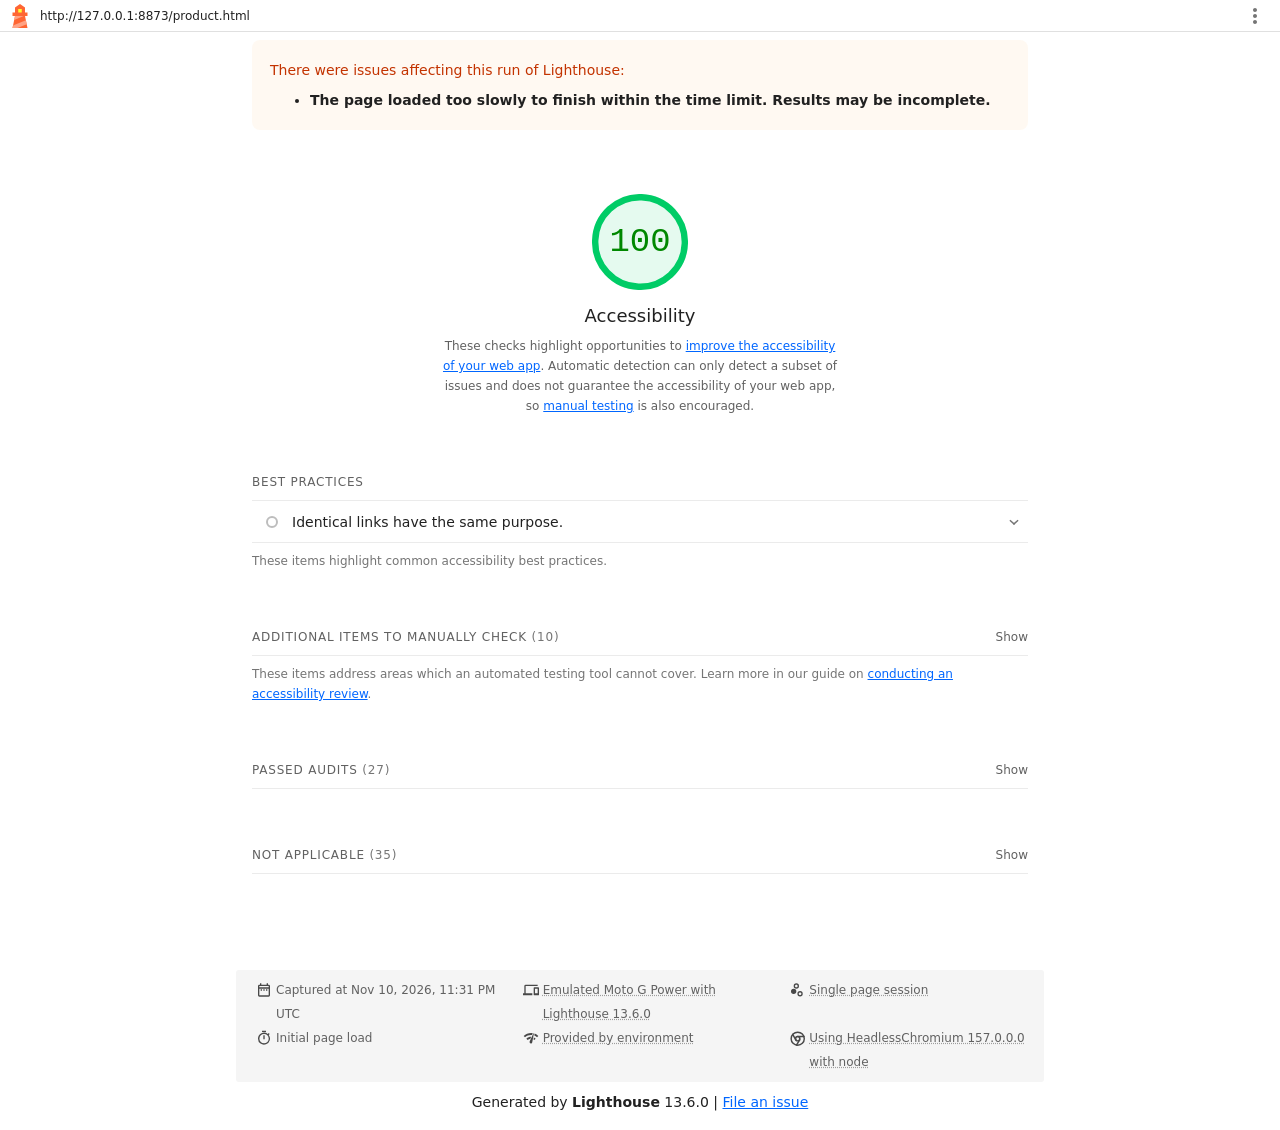
<file: lighthouse/product-accessibility.html>
<!--
@license
Copyright 2018 Google LLC
SPDX-License-Identifier: Apache-2.0
-->
<!doctype html>
<html lang="en">
<head>
  <meta charset="utf-8">
  <meta name="viewport" content="width=device-width, initial-scale=1, minimum-scale=1">
  <link rel="icon" href='data:image/svg+xml;utf8,<svg fill="none" xmlns="http://www.w3.org/2000/svg" viewBox="0 0 48 48"><path d="m14 7 10-7 10 7v10h5v7h-5l5 24H9l5-24H9v-7h5V7Z" fill="%23F63"/><path d="M31.561 24H14l-1.689 8.105L31.561 24ZM18.983 48H9l1.022-4.907L35.723 32.27l1.663 7.98L18.983 48Z" fill="%23FFA385"/><path fill="%23FF3" d="M20.5 10h7v7h-7z"/></svg>'>
  <title>Lighthouse Report</title>
  <style>body {margin: 0}</style>
</head>
<body>
  <noscript>Lighthouse report requires JavaScript. Please enable.</noscript>

  <div id="lh-log"></div>

  <script>window.__LIGHTHOUSE_JSON__ = {"lighthouseVersion":"13.6.0","requestedUrl":"http://127.0.0.1:8873/product.html","mainDocumentUrl":"http://127.0.0.1:8873/product.html","finalDisplayedUrl":"http://127.0.0.1:8873/product.html","finalUrl":"http://127.0.0.1:8873/product.html","fetchTime":"2026-11-10T23:31:29.970Z","gatherMode":"navigation","runWarnings":["The page loaded too slowly to finish within the time limit. Results may be incomplete."],"userAgent":"Mozilla/5.0 (Windows NT 10.0; Win64; x64) AppleWebKit/537.36 (KHTML, like Gecko) HeadlessChrome/157.0.0.0 Safari/537.36","environment":{"networkUserAgent":"Mozilla/5.0 (Linux; Android 11; moto g power (2022)) AppleWebKit/537.36 (KHTML, like Gecko) Chrome/157.0.0.0 Mobile Safari/537.36","hostUserAgent":"Mozilla/5.0 (Windows NT 10.0; Win64; x64) AppleWebKit/537.36 (KHTML, like Gecko) HeadlessChrome/157.0.0.0 Safari/537.36","benchmarkIndex":1691.5,"credits":{"axe-core":"4.14.0"}},"audits":{"accesskeys":{"id":"accesskeys","title":"`[accesskey]` values are unique","description":"Access keys let users quickly focus a part of the page. For proper navigation, each access key must be unique. [Learn more about access keys](https://dequeuniversity.com/rules/axe/4.14/accesskeys).","score":null,"scoreDisplayMode":"notApplicable"},"aria-allowed-attr":{"id":"aria-allowed-attr","title":"`[aria-*]` attributes match their roles","description":"Each ARIA `role` supports a specific subset of `aria-*` attributes. Mismatching these invalidates the `aria-*` attributes. [Learn how to match ARIA attributes to their roles](https://dequeuniversity.com/rules/axe/4.14/aria-allowed-attr).","score":1,"scoreDisplayMode":"binary","details":{"type":"table","headings":[{"key":"node","valueType":"node","subItemsHeading":{"key":"relatedNode","valueType":"node"},"label":"Failing Elements"}],"items":[]}},"aria-allowed-role":{"id":"aria-allowed-role","title":"Uses ARIA roles only on compatible elements","description":"Many HTML elements can only be assigned certain ARIA roles. Using ARIA roles where they are not allowed can interfere with the accessibility of the web page. [Learn more about ARIA roles](https://dequeuniversity.com/rules/axe/4.14/aria-allowed-role).","score":null,"scoreDisplayMode":"notApplicable"},"aria-command-name":{"id":"aria-command-name","title":"`button`, `link`, and `menuitem` elements have accessible names","description":"When an element doesn't have an accessible name, screen readers announce it with a generic name, making it unusable for users who rely on screen readers. [Learn how to make command elements more accessible](https://dequeuniversity.com/rules/axe/4.14/aria-command-name).","score":null,"scoreDisplayMode":"notApplicable"},"aria-conditional-attr":{"id":"aria-conditional-attr","title":"ARIA attributes are used as specified for the element's role","description":"Some ARIA attributes are only allowed on an element under certain conditions. [Learn more about conditional ARIA attributes](https://dequeuniversity.com/rules/axe/4.14/aria-conditional-attr).","score":1,"scoreDisplayMode":"binary","details":{"type":"table","headings":[{"key":"node","valueType":"node","subItemsHeading":{"key":"relatedNode","valueType":"node"},"label":"Failing Elements"}],"items":[]}},"aria-deprecated-role":{"id":"aria-deprecated-role","title":"Deprecated ARIA roles were not used","description":"Deprecated ARIA roles may not be processed correctly by assistive technology. [Learn more about deprecated ARIA roles](https://dequeuniversity.com/rules/axe/4.14/aria-deprecated-role).","score":1,"scoreDisplayMode":"binary","details":{"type":"table","headings":[{"key":"node","valueType":"node","subItemsHeading":{"key":"relatedNode","valueType":"node"},"label":"Failing Elements"}],"items":[]}},"aria-dialog-name":{"id":"aria-dialog-name","title":"Elements with `role=\"dialog\"` or `role=\"alertdialog\"` have accessible names.","description":"ARIA dialog elements without accessible names may prevent screen readers users from discerning the purpose of these elements. [Learn how to make ARIA dialog elements more accessible](https://dequeuniversity.com/rules/axe/4.14/aria-dialog-name).","score":null,"scoreDisplayMode":"notApplicable"},"aria-hidden-body":{"id":"aria-hidden-body","title":"`[aria-hidden=\"true\"]` is not present on the document `\u003cbody>`","description":"Assistive technologies, like screen readers, work inconsistently when `aria-hidden=\"true\"` is set on the document `\u003cbody>`. [Learn how `aria-hidden` affects the document body](https://dequeuniversity.com/rules/axe/4.14/aria-hidden-body).","score":1,"scoreDisplayMode":"binary","details":{"type":"table","headings":[{"key":"node","valueType":"node","subItemsHeading":{"key":"relatedNode","valueType":"node"},"label":"Failing Elements"}],"items":[]}},"aria-hidden-focus":{"id":"aria-hidden-focus","title":"`[aria-hidden=\"true\"]` elements do not contain focusable descendents","description":"Focusable descendents within an `[aria-hidden=\"true\"]` element prevent those interactive elements from being available to users of assistive technologies like screen readers. [Learn how `aria-hidden` affects focusable elements](https://dequeuniversity.com/rules/axe/4.14/aria-hidden-focus).","score":1,"scoreDisplayMode":"binary","details":{"type":"table","headings":[{"key":"node","valueType":"node","subItemsHeading":{"key":"relatedNode","valueType":"node"},"label":"Failing Elements"}],"items":[]}},"aria-input-field-name":{"id":"aria-input-field-name","title":"ARIA input fields have accessible names","description":"When an input field doesn't have an accessible name, screen readers announce it with a generic name, making it unusable for users who rely on screen readers. [Learn more about input field labels](https://dequeuniversity.com/rules/axe/4.14/aria-input-field-name).","score":null,"scoreDisplayMode":"notApplicable"},"aria-meter-name":{"id":"aria-meter-name","title":"ARIA `meter` elements have accessible names","description":"When a meter element doesn't have an accessible name, screen readers announce it with a generic name, making it unusable for users who rely on screen readers. [Learn how to name `meter` elements](https://dequeuniversity.com/rules/axe/4.14/aria-meter-name).","score":null,"scoreDisplayMode":"notApplicable"},"aria-progressbar-name":{"id":"aria-progressbar-name","title":"ARIA `progressbar` elements have accessible names","description":"When a `progressbar` element doesn't have an accessible name, screen readers announce it with a generic name, making it unusable for users who rely on screen readers. [Learn how to label `progressbar` elements](https://dequeuniversity.com/rules/axe/4.14/aria-progressbar-name).","score":null,"scoreDisplayMode":"notApplicable"},"aria-prohibited-attr":{"id":"aria-prohibited-attr","title":"Elements use only permitted ARIA attributes","description":"Using ARIA attributes in roles where they are prohibited can mean that important information is not communicated to users of assistive technologies. [Learn more about prohibited ARIA roles](https://dequeuniversity.com/rules/axe/4.14/aria-prohibited-attr).","score":1,"scoreDisplayMode":"binary","details":{"type":"table","headings":[{"key":"node","valueType":"node","subItemsHeading":{"key":"relatedNode","valueType":"node"},"label":"Failing Elements"}],"items":[]}},"aria-required-attr":{"id":"aria-required-attr","title":"`[role]`s have all required `[aria-*]` attributes","description":"Some ARIA roles have required attributes that describe the state of the element to screen readers. [Learn more about roles and required attributes](https://dequeuniversity.com/rules/axe/4.14/aria-required-attr).","score":1,"scoreDisplayMode":"binary","details":{"type":"table","headings":[{"key":"node","valueType":"node","subItemsHeading":{"key":"relatedNode","valueType":"node"},"label":"Failing Elements"}],"items":[]}},"aria-required-children":{"id":"aria-required-children","title":"Elements with an ARIA `[role]` that require children to contain a specific `[role]` have all required children.","description":"Some ARIA parent roles must contain specific child roles to perform their intended accessibility functions. [Learn more about roles and required children elements](https://dequeuniversity.com/rules/axe/4.14/aria-required-children).","score":1,"scoreDisplayMode":"binary","details":{"type":"table","headings":[{"key":"node","valueType":"node","subItemsHeading":{"key":"relatedNode","valueType":"node"},"label":"Failing Elements"}],"items":[]}},"aria-required-parent":{"id":"aria-required-parent","title":"`[role]`s are contained by their required parent element","description":"Some ARIA child roles must be contained by specific parent roles to properly perform their intended accessibility functions. [Learn more about ARIA roles and required parent element](https://dequeuniversity.com/rules/axe/4.14/aria-required-parent).","score":null,"scoreDisplayMode":"notApplicable"},"aria-roles":{"id":"aria-roles","title":"`[role]` values are valid","description":"ARIA roles must have valid values in order to perform their intended accessibility functions. [Learn more about valid ARIA roles](https://dequeuniversity.com/rules/axe/4.14/aria-roles).","score":1,"scoreDisplayMode":"binary","details":{"type":"table","headings":[{"key":"node","valueType":"node","subItemsHeading":{"key":"relatedNode","valueType":"node"},"label":"Failing Elements"}],"items":[]}},"aria-text":{"id":"aria-text","title":"Elements with the `role=text` attribute do not have focusable descendents.","description":"Adding `role=text` around a text node split by markup enables VoiceOver to treat it as one phrase, but the element's focusable descendents will not be announced. [Learn more about the `role=text` attribute](https://dequeuniversity.com/rules/axe/4.14/aria-text).","score":null,"scoreDisplayMode":"notApplicable"},"aria-toggle-field-name":{"id":"aria-toggle-field-name","title":"ARIA toggle fields have accessible names","description":"When a toggle field doesn't have an accessible name, screen readers announce it with a generic name, making it unusable for users who rely on screen readers. [Learn more about toggle fields](https://dequeuniversity.com/rules/axe/4.14/aria-toggle-field-name).","score":null,"scoreDisplayMode":"notApplicable"},"aria-tooltip-name":{"id":"aria-tooltip-name","title":"ARIA `tooltip` elements have accessible names","description":"When a tooltip element doesn't have an accessible name, screen readers announce it with a generic name, making it unusable for users who rely on screen readers. [Learn how to name `tooltip` elements](https://dequeuniversity.com/rules/axe/4.14/aria-tooltip-name).","score":null,"scoreDisplayMode":"notApplicable"},"aria-treeitem-name":{"id":"aria-treeitem-name","title":"ARIA `treeitem` elements have accessible names","description":"When a `treeitem` element doesn't have an accessible name, screen readers announce it with a generic name, making it unusable for users who rely on screen readers. [Learn more about labeling `treeitem` elements](https://dequeuniversity.com/rules/axe/4.14/aria-treeitem-name).","score":null,"scoreDisplayMode":"notApplicable"},"aria-valid-attr-value":{"id":"aria-valid-attr-value","title":"`[aria-*]` attributes have valid values","description":"Assistive technologies, like screen readers, can't interpret ARIA attributes with invalid values. [Learn more about valid values for ARIA attributes](https://dequeuniversity.com/rules/axe/4.14/aria-valid-attr-value).","score":1,"scoreDisplayMode":"binary","details":{"type":"table","headings":[{"key":"node","valueType":"node","subItemsHeading":{"key":"relatedNode","valueType":"node"},"label":"Failing Elements"}],"items":[]}},"aria-valid-attr":{"id":"aria-valid-attr","title":"`[aria-*]` attributes are valid and not misspelled","description":"Assistive technologies, like screen readers, can't interpret ARIA attributes with invalid names. [Learn more about valid ARIA attributes](https://dequeuniversity.com/rules/axe/4.14/aria-valid-attr).","score":1,"scoreDisplayMode":"binary","details":{"type":"table","headings":[{"key":"node","valueType":"node","subItemsHeading":{"key":"relatedNode","valueType":"node"},"label":"Failing Elements"}],"items":[]}},"button-name":{"id":"button-name","title":"Buttons have an accessible name","description":"When a button doesn't have an accessible name, screen readers announce it as \"button\", making it unusable for users who rely on screen readers. [Learn how to make buttons more accessible](https://dequeuniversity.com/rules/axe/4.14/button-name).","score":1,"scoreDisplayMode":"binary","details":{"type":"table","headings":[{"key":"node","valueType":"node","subItemsHeading":{"key":"relatedNode","valueType":"node"},"label":"Failing Elements"}],"items":[]}},"bypass":{"id":"bypass","title":"The page contains a heading, skip link, or landmark region","description":"Adding ways to bypass repetitive content lets keyboard users navigate the page more efficiently. [Learn more about bypass blocks](https://dequeuniversity.com/rules/axe/4.14/bypass).","score":null,"scoreDisplayMode":"notApplicable"},"color-contrast":{"id":"color-contrast","title":"Background and foreground colors have a sufficient contrast ratio","description":"Low-contrast text is difficult or impossible for many users to read. [Learn how to provide sufficient color contrast](https://dequeuniversity.com/rules/axe/4.14/color-contrast).","score":1,"scoreDisplayMode":"binary","details":{"type":"table","headings":[{"key":"node","valueType":"node","subItemsHeading":{"key":"relatedNode","valueType":"node"},"label":"Failing Elements"}],"items":[]}},"definition-list":{"id":"definition-list","title":"`\u003cdl>`'s contain only properly-ordered `\u003cdt>` and `\u003cdd>` groups, `\u003cscript>`, `\u003ctemplate>` or `\u003cdiv>` elements.","description":"When definition lists are not properly marked up, screen readers may produce confusing or inaccurate output. [Learn how to structure definition lists correctly](https://dequeuniversity.com/rules/axe/4.14/definition-list).","score":null,"scoreDisplayMode":"notApplicable"},"dlitem":{"id":"dlitem","title":"Definition list items are wrapped in `\u003cdl>` elements","description":"Definition list items (`\u003cdt>` and `\u003cdd>`) must be wrapped in a parent `\u003cdl>` element to ensure that screen readers can properly announce them. [Learn how to structure definition lists correctly](https://dequeuniversity.com/rules/axe/4.14/dlitem).","score":null,"scoreDisplayMode":"notApplicable"},"document-title":{"id":"document-title","title":"Document has a `\u003ctitle>` element","description":"The title gives screen reader users an overview of the page, and search engine users rely on it heavily to determine if a page is relevant to their search. [Learn more about document titles](https://dequeuniversity.com/rules/axe/4.14/document-title).","score":1,"scoreDisplayMode":"binary","details":{"type":"table","headings":[{"key":"node","valueType":"node","subItemsHeading":{"key":"relatedNode","valueType":"node"},"label":"Failing Elements"}],"items":[]}},"duplicate-id-aria":{"id":"duplicate-id-aria","title":"ARIA IDs are unique","description":"The value of an ARIA ID must be unique to prevent other instances from being overlooked by assistive technologies. [Learn how to fix duplicate ARIA IDs](https://dequeuniversity.com/rules/axe/4.14/duplicate-id-aria).","score":null,"scoreDisplayMode":"notApplicable"},"empty-heading":{"id":"empty-heading","title":"All heading elements contain content.","description":"A heading with no content or inaccessible text prevent screen reader users from accessing information on the page's structure. [Learn more about headings](https://dequeuniversity.com/rules/axe/4.14/empty-heading).","score":null,"scoreDisplayMode":"notApplicable"},"form-field-multiple-labels":{"id":"form-field-multiple-labels","title":"No form fields have multiple labels","description":"Form fields with multiple labels can be confusingly announced by assistive technologies like screen readers which use either the first, the last, or all of the labels. [Learn how to use form labels](https://dequeuniversity.com/rules/axe/4.14/form-field-multiple-labels).","score":null,"scoreDisplayMode":"notApplicable"},"frame-title":{"id":"frame-title","title":"`\u003cframe>` or `\u003ciframe>` elements have a title","description":"Screen reader users rely on frame titles to describe the contents of frames. [Learn more about frame titles](https://dequeuniversity.com/rules/axe/4.14/frame-title).","score":null,"scoreDisplayMode":"notApplicable"},"heading-order":{"id":"heading-order","title":"Heading elements appear in a sequentially-descending order","description":"Properly ordered headings that do not skip levels convey the semantic structure of the page, making it easier to navigate and understand when using assistive technologies. [Learn more about heading order](https://dequeuniversity.com/rules/axe/4.14/heading-order).","score":1,"scoreDisplayMode":"binary","details":{"type":"table","headings":[{"key":"node","valueType":"node","subItemsHeading":{"key":"relatedNode","valueType":"node"},"label":"Failing Elements"}],"items":[]}},"html-has-lang":{"id":"html-has-lang","title":"`\u003chtml>` element has a `[lang]` attribute","description":"If a page doesn't specify a `lang` attribute, a screen reader assumes that the page is in the default language that the user chose when setting up the screen reader. If the page isn't actually in the default language, then the screen reader might not announce the page's text correctly. [Learn more about the `lang` attribute](https://dequeuniversity.com/rules/axe/4.14/html-has-lang).","score":1,"scoreDisplayMode":"binary","details":{"type":"table","headings":[{"key":"node","valueType":"node","subItemsHeading":{"key":"relatedNode","valueType":"node"},"label":"Failing Elements"}],"items":[]}},"html-lang-valid":{"id":"html-lang-valid","title":"`\u003chtml>` element has a valid value for its `[lang]` attribute","description":"Specifying a valid [BCP 47 language](https://www.w3.org/International/questions/qa-choosing-language-tags#question) helps screen readers announce text properly. [Learn how to use the `lang` attribute](https://dequeuniversity.com/rules/axe/4.14/html-lang-valid).","score":1,"scoreDisplayMode":"binary","details":{"type":"table","headings":[{"key":"node","valueType":"node","subItemsHeading":{"key":"relatedNode","valueType":"node"},"label":"Failing Elements"}],"items":[]}},"html-xml-lang-mismatch":{"id":"html-xml-lang-mismatch","title":"`\u003chtml>` element has an `[xml:lang]` attribute with the same base language as the `[lang]` attribute.","description":"If the webpage does not specify a consistent language, then the screen reader might not announce the page's text correctly. [Learn more about the `lang` attribute](https://dequeuniversity.com/rules/axe/4.14/html-xml-lang-mismatch).","score":null,"scoreDisplayMode":"notApplicable"},"identical-links-same-purpose":{"id":"identical-links-same-purpose","title":"Identical links have the same purpose.","description":"Links with the same destination should have the same description, to help users understand the link's purpose and decide whether to follow it. [Learn more about identical links](https://dequeuniversity.com/rules/axe/4.14/identical-links-same-purpose).","score":1,"scoreDisplayMode":"informative","details":{"type":"table","headings":[{"key":"node","valueType":"node","subItemsHeading":{"key":"relatedNode","valueType":"node"},"label":"Failing Elements"}],"items":[{"node":{"type":"node","lhId":"1-1-A","path":"1,HTML,1,BODY,3,MAIN,1,ARTICLE,1,DIV,5,DIV,0,A","selector":"article.product-detail > div.product-detail__info > div.product-detail__actions > a.button","boundingRect":{"top":1076,"bottom":1124,"left":18,"right":194,"width":176,"height":48},"snippet":"\u003ca class=\"button\" href=\"order.html?product=3\">","nodeLabel":"Оформить заявку ↗","explanation":"Fix all of the following:\n  Check that links have the same purpose, or are intentionally ambiguous."},"subItems":{"type":"subitems","items":[{"relatedNode":{"type":"node","lhId":"1-2-A","path":"1,HTML,1,BODY,4,FOOTER,0,DIV,1,NAV,1,A","selector":"footer#contacts > div.container > nav > a","boundingRect":{"top":2349,"bottom":2380,"left":18,"right":121,"width":103,"height":30},"snippet":"\u003ca href=\"order.html\">","nodeLabel":"Оформить заявку"}}]}}],"debugData":{"type":"debugdata","impact":"minor","tags":["cat.semantics","wcag2aaa","wcag249"]}}},"image-alt":{"id":"image-alt","title":"Image elements have `[alt]` attributes","description":"Informative elements should aim for short, descriptive alternate text. Decorative elements can be ignored with an empty alt attribute. [Learn more about the `alt` attribute](https://dequeuniversity.com/rules/axe/4.14/image-alt).","score":1,"scoreDisplayMode":"binary","details":{"type":"table","headings":[{"key":"node","valueType":"node","subItemsHeading":{"key":"relatedNode","valueType":"node"},"label":"Failing Elements"}],"items":[]}},"image-redundant-alt":{"id":"image-redundant-alt","title":"Image elements do not have `[alt]` attributes that are redundant text.","description":"Informative elements should aim for short, descriptive alternative text. Alternative text that is exactly the same as the text adjacent to the link or image is potentially confusing for screen reader users, because the text will be read twice. [Learn more about the `alt` attribute](https://dequeuniversity.com/rules/axe/4.14/image-redundant-alt).","score":null,"scoreDisplayMode":"notApplicable"},"input-button-name":{"id":"input-button-name","title":"Input buttons have discernible text.","description":"Adding discernable and accessible text to input buttons may help screen reader users understand the purpose of the input button. [Learn more about input buttons](https://dequeuniversity.com/rules/axe/4.14/input-button-name).","score":null,"scoreDisplayMode":"notApplicable"},"input-image-alt":{"id":"input-image-alt","title":"`\u003cinput type=\"image\">` elements have `[alt]` text","description":"When an image is being used as an `\u003cinput>` button, providing alternative text can help screen reader users understand the purpose of the button. [Learn about input image alt text](https://dequeuniversity.com/rules/axe/4.14/input-image-alt).","score":null,"scoreDisplayMode":"notApplicable"},"label-content-name-mismatch":{"id":"label-content-name-mismatch","title":"Elements with visible text labels have matching accessible names.","description":"Visible text labels that do not match the accessible name can result in a confusing experience for screen reader users. [Learn more about accessible names](https://dequeuniversity.com/rules/axe/4.14/label-content-name-mismatch).","score":null,"scoreDisplayMode":"notApplicable"},"label":{"id":"label","title":"Form elements have associated labels","description":"Labels ensure that form controls are announced properly by assistive technologies, like screen readers. [Learn more about form element labels](https://dequeuniversity.com/rules/axe/4.14/label).","score":null,"scoreDisplayMode":"notApplicable"},"landmark-one-main":{"id":"landmark-one-main","title":"Document has a main landmark.","description":"One main landmark helps screen reader users navigate a web page. [Learn more about landmarks](https://dequeuniversity.com/rules/axe/4.14/landmark-one-main).","score":1,"scoreDisplayMode":"binary","details":{"type":"table","headings":[{"key":"node","valueType":"node","subItemsHeading":{"key":"relatedNode","valueType":"node"},"label":"Failing Elements"}],"items":[]}},"link-name":{"id":"link-name","title":"Links have a discernible name","description":"Link text (and alternate text for images, when used as links) that is discernible, unique, and focusable improves the navigation experience for screen reader users. [Learn how to make links accessible](https://dequeuniversity.com/rules/axe/4.14/link-name).","score":1,"scoreDisplayMode":"binary","details":{"type":"table","headings":[{"key":"node","valueType":"node","subItemsHeading":{"key":"relatedNode","valueType":"node"},"label":"Failing Elements"}],"items":[]}},"link-in-text-block":{"id":"link-in-text-block","title":"Links are distinguishable without relying on color.","description":"Low-contrast text is difficult or impossible for many users to read. Link text that is discernible improves the experience for users with low vision. [Learn how to make links distinguishable](https://dequeuniversity.com/rules/axe/4.14/link-in-text-block).","score":null,"scoreDisplayMode":"notApplicable"},"list":{"id":"list","title":"Lists contain only `\u003cli>` elements and script supporting elements (`\u003cscript>` and `\u003ctemplate>`).","description":"Screen readers have a specific way of announcing lists. Ensuring proper list structure aids screen reader output. [Learn more about proper list structure](https://dequeuniversity.com/rules/axe/4.14/list).","score":1,"scoreDisplayMode":"binary","details":{"type":"table","headings":[{"key":"node","valueType":"node","subItemsHeading":{"key":"relatedNode","valueType":"node"},"label":"Failing Elements"}],"items":[]}},"listitem":{"id":"listitem","title":"List items (`\u003cli>`) are contained within `\u003cul>`, `\u003col>` or `\u003cmenu>` parent elements","description":"Screen readers require list items (`\u003cli>`) to be contained within a parent `\u003cul>`, `\u003col>` or `\u003cmenu>` to be announced properly. [Learn more about proper list structure](https://dequeuniversity.com/rules/axe/4.14/listitem).","score":1,"scoreDisplayMode":"binary","details":{"type":"table","headings":[{"key":"node","valueType":"node","subItemsHeading":{"key":"relatedNode","valueType":"node"},"label":"Failing Elements"}],"items":[]}},"meta-refresh":{"id":"meta-refresh","title":"The document does not use `\u003cmeta http-equiv=\"refresh\">`","description":"Users do not expect a page to refresh automatically, and doing so will move focus back to the top of the page. This may create a frustrating or confusing experience. [Learn more about the refresh meta tag](https://dequeuniversity.com/rules/axe/4.14/meta-refresh).","score":null,"scoreDisplayMode":"notApplicable"},"meta-viewport":{"id":"meta-viewport","title":"`[user-scalable=\"no\"]` is not used in the `\u003cmeta name=\"viewport\">` element and the `[maximum-scale]` attribute is not less than 5.","description":"Disabling zooming is problematic for users with low vision who rely on screen magnification to properly see the contents of a web page. [Learn more about the viewport meta tag](https://dequeuniversity.com/rules/axe/4.14/meta-viewport).","score":1,"scoreDisplayMode":"binary","details":{"type":"table","headings":[{"key":"node","valueType":"node","subItemsHeading":{"key":"relatedNode","valueType":"node"},"label":"Failing Elements"}],"items":[]}},"object-alt":{"id":"object-alt","title":"`\u003cobject>` elements have alternate text","description":"Screen readers cannot translate non-text content. Adding alternate text to `\u003cobject>` elements helps screen readers convey meaning to users. [Learn more about alt text for `object` elements](https://dequeuniversity.com/rules/axe/4.14/object-alt).","score":null,"scoreDisplayMode":"notApplicable"},"select-name":{"id":"select-name","title":"Select elements have associated label elements.","description":"Form elements without effective labels can create frustrating experiences for screen reader users. [Learn more about the `select` element](https://dequeuniversity.com/rules/axe/4.14/select-name).","score":null,"scoreDisplayMode":"notApplicable"},"skip-link":{"id":"skip-link","title":"Skip links are focusable.","description":"Including a skip link can help users skip to the main content to save time. [Learn more about skip links](https://dequeuniversity.com/rules/axe/4.14/skip-link).","score":1,"scoreDisplayMode":"binary","details":{"type":"table","headings":[{"key":"node","valueType":"node","subItemsHeading":{"key":"relatedNode","valueType":"node"},"label":"Failing Elements"}],"items":[]}},"tabindex":{"id":"tabindex","title":"No element has a `[tabindex]` value greater than 0","description":"A value greater than 0 implies an explicit navigation ordering. Although technically valid, this often creates frustrating experiences for users who rely on assistive technologies. [Learn more about the `tabindex` attribute](https://dequeuniversity.com/rules/axe/4.14/tabindex).","score":1,"scoreDisplayMode":"binary","details":{"type":"table","headings":[{"key":"node","valueType":"node","subItemsHeading":{"key":"relatedNode","valueType":"node"},"label":"Failing Elements"}],"items":[]}},"table-duplicate-name":{"id":"table-duplicate-name","title":"Tables have different content in the summary attribute and `\u003ccaption>`.","description":"The summary attribute should describe the table structure, while `\u003ccaption>` should have the onscreen title. Accurate table mark-up helps users of screen readers. [Learn more about summary and caption](https://dequeuniversity.com/rules/axe/4.14/table-duplicate-name).","score":null,"scoreDisplayMode":"notApplicable"},"table-fake-caption":{"id":"table-fake-caption","title":"Tables use `\u003ccaption>` instead of cells with the `[colspan]` attribute to indicate a caption.","description":"Screen readers have features to make navigating tables easier. Ensuring that tables use the actual caption element instead of cells with the `[colspan]` attribute may improve the experience for screen reader users. [Learn more about captions](https://dequeuniversity.com/rules/axe/4.14/table-fake-caption).","score":1,"scoreDisplayMode":"binary","details":{"type":"table","headings":[{"key":"node","valueType":"node","subItemsHeading":{"key":"relatedNode","valueType":"node"},"label":"Failing Elements"}],"items":[]}},"target-size":{"id":"target-size","title":"Touch targets have sufficient size and spacing.","description":"Touch targets with sufficient size and spacing help users who may have difficulty targeting small controls to activate the targets. [Learn more about touch targets](https://dequeuniversity.com/rules/axe/4.14/target-size).","score":1,"scoreDisplayMode":"binary","details":{"type":"table","headings":[{"key":"node","valueType":"node","subItemsHeading":{"key":"relatedNode","valueType":"node"},"label":"Failing Elements"}],"items":[]}},"td-has-header":{"id":"td-has-header","title":"`\u003ctd>` elements in a large `\u003ctable>` have one or more table headers.","description":"Screen readers have features to make navigating tables easier. Ensuring that `\u003ctd>` elements in a large table (3 or more cells in width and height) have an associated table header may improve the experience for screen reader users. [Learn more about table headers](https://dequeuniversity.com/rules/axe/4.14/td-has-header).","score":null,"scoreDisplayMode":"notApplicable"},"td-headers-attr":{"id":"td-headers-attr","title":"Cells in a `\u003ctable>` element that use the `[headers]` attribute refer to table cells within the same table.","description":"Screen readers have features to make navigating tables easier. Ensuring `\u003ctd>` cells using the `[headers]` attribute only refer to other cells in the same table may improve the experience for screen reader users. [Learn more about the `headers` attribute](https://dequeuniversity.com/rules/axe/4.14/td-headers-attr).","score":1,"scoreDisplayMode":"binary","details":{"type":"table","headings":[{"key":"node","valueType":"node","subItemsHeading":{"key":"relatedNode","valueType":"node"},"label":"Failing Elements"}],"items":[]}},"th-has-data-cells":{"id":"th-has-data-cells","title":"`\u003cth>` elements and elements with `[role=\"columnheader\"/\"rowheader\"]` have data cells they describe.","description":"Screen readers have features to make navigating tables easier. Ensuring table headers always refer to some set of cells may improve the experience for screen reader users. [Learn more about table headers](https://dequeuniversity.com/rules/axe/4.14/th-has-data-cells).","score":null,"scoreDisplayMode":"notApplicable"},"valid-lang":{"id":"valid-lang","title":"`[lang]` attributes have a valid value","description":"Specifying a valid [BCP 47 language](https://www.w3.org/International/questions/qa-choosing-language-tags#question) on elements helps ensure that text is pronounced correctly by a screen reader. [Learn how to use the `lang` attribute](https://dequeuniversity.com/rules/axe/4.14/valid-lang).","score":null,"scoreDisplayMode":"notApplicable"},"video-caption":{"id":"video-caption","title":"`\u003cvideo>` elements contain a `\u003ctrack>` element with `[kind=\"captions\"]`","description":"When a video provides a caption it is easier for deaf and hearing impaired users to access its information. [Learn more about video captions](https://dequeuniversity.com/rules/axe/4.14/video-caption).","score":null,"scoreDisplayMode":"notApplicable"},"custom-controls-labels":{"id":"custom-controls-labels","title":"Custom controls have associated labels","description":"Custom interactive controls have associated labels, provided by aria-label or aria-labelledby. [Learn more about custom controls and labels](https://developer.chrome.com/docs/lighthouse/accessibility/custom-controls-labels/).","score":null,"scoreDisplayMode":"manual"},"custom-controls-roles":{"id":"custom-controls-roles","title":"Custom controls have ARIA roles","description":"Custom interactive controls have appropriate ARIA roles. [Learn how to add roles to custom controls](https://developer.chrome.com/docs/lighthouse/accessibility/custom-control-roles/).","score":null,"scoreDisplayMode":"manual"},"focus-traps":{"id":"focus-traps","title":"User focus is not accidentally trapped in a region","description":"A user can tab into and out of any control or region without accidentally trapping their focus. [Learn how to avoid focus traps](https://developer.chrome.com/docs/lighthouse/accessibility/focus-traps/).","score":null,"scoreDisplayMode":"manual"},"focusable-controls":{"id":"focusable-controls","title":"Interactive controls are keyboard focusable","description":"Custom interactive controls are keyboard focusable and display a focus indicator. [Learn how to make custom controls focusable](https://developer.chrome.com/docs/lighthouse/accessibility/focusable-controls/).","score":null,"scoreDisplayMode":"manual"},"interactive-element-affordance":{"id":"interactive-element-affordance","title":"Interactive elements indicate their purpose and state","description":"Interactive elements, such as links and buttons, should indicate their state and be distinguishable from non-interactive elements. [Learn how to decorate interactive elements with affordance hints](https://developer.chrome.com/docs/lighthouse/accessibility/interactive-element-affordance/).","score":null,"scoreDisplayMode":"manual"},"logical-tab-order":{"id":"logical-tab-order","title":"The page has a logical tab order","description":"Tabbing through the page follows the visual layout. Users cannot focus elements that are offscreen. [Learn more about logical tab ordering](https://developer.chrome.com/docs/lighthouse/accessibility/logical-tab-order/).","score":null,"scoreDisplayMode":"manual"},"managed-focus":{"id":"managed-focus","title":"The user's focus is directed to new content added to the page","description":"If new content, such as a dialog, is added to the page, the user's focus is directed to it. [Learn how to direct focus to new content](https://developer.chrome.com/docs/lighthouse/accessibility/managed-focus/).","score":null,"scoreDisplayMode":"manual"},"offscreen-content-hidden":{"id":"offscreen-content-hidden","title":"Offscreen content is hidden from assistive technology","description":"Offscreen content is hidden with display: none or aria-hidden=true. [Learn how to properly hide offscreen content](https://developer.chrome.com/docs/lighthouse/accessibility/offscreen-content-hidden/).","score":null,"scoreDisplayMode":"manual"},"use-landmarks":{"id":"use-landmarks","title":"HTML5 landmark elements are used to improve navigation","description":"Landmark elements (`\u003cmain>`, `\u003cnav>`, etc.) are used to improve the keyboard navigation of the page for assistive technology. [Learn more about landmark elements](https://developer.chrome.com/docs/lighthouse/accessibility/use-landmarks/).","score":null,"scoreDisplayMode":"manual"},"visual-order-follows-dom":{"id":"visual-order-follows-dom","title":"Visual order on the page follows DOM order","description":"DOM order matches the visual order, improving navigation for assistive technology. [Learn more about DOM and visual ordering](https://developer.chrome.com/docs/lighthouse/accessibility/visual-order-follows-dom/).","score":null,"scoreDisplayMode":"manual"},"autocomplete-valid":{"id":"autocomplete-valid","title":"`autocomplete` attributes are used correctly","description":"The `autocomplete` attribute values must be valid and correctly applied for screen readers to function correctly. [Learn more about valid autocomplete values](https://dequeuniversity.com/rules/axe/4.14/autocomplete-valid).","score":null,"scoreDisplayMode":"notApplicable"},"presentation-role-conflict":{"id":"presentation-role-conflict","title":"Elements with `role=\"none\"` or `role=\"presentation\"` do not have conflicts","description":"There are certain cases where the semantic role of an element with `role=\"none\"` or `role=\"presentation\"` does not resolve to none or presentation. To ensure the element remains removed from the accessibility tree, you should not add any global ARIA attributes to the element or make it focusable. [Learn more about presentation role conflict](https://dequeuniversity.com/rules/axe/4.14/presentation-role-conflict).","score":null,"scoreDisplayMode":"notApplicable"},"svg-img-alt":{"id":"svg-img-alt","title":"SVG elements with an `img` role have an accessible text alternative","description":"Ensures SVG elements with an `img`, `graphics-document` or `graphics-symbol` role have an accessible text alternative. [Learn more about SVG alt text](https://dequeuniversity.com/rules/axe/4.14/svg-img-alt).","score":null,"scoreDisplayMode":"notApplicable"}},"configSettings":{"output":"html","maxWaitForFcp":30000,"maxWaitForLoad":45000,"pauseAfterFcpMs":5250,"pauseAfterLoadMs":5250,"networkQuietThresholdMs":5250,"cpuQuietThresholdMs":5250,"formFactor":"mobile","throttling":{"rttMs":150,"throughputKbps":1638.4,"requestLatencyMs":562.5,"downloadThroughputKbps":1474.5600000000002,"uploadThroughputKbps":675,"cpuSlowdownMultiplier":4},"throttlingMethod":"provided","screenEmulation":{"mobile":true,"width":375,"height":812,"deviceScaleFactor":1,"disabled":false},"emulatedUserAgent":"Mozilla/5.0 (Linux; Android 11; moto g power (2022)) AppleWebKit/537.36 (KHTML, like Gecko) Chrome/136.0.0.0 Mobile Safari/537.36","auditMode":false,"gatherMode":false,"clearStorageTypes":["file_systems","shader_cache","service_workers","cache_storage"],"disableStorageReset":false,"debugNavigation":false,"channel":"node","usePassiveGathering":false,"disableFullPageScreenshot":false,"skipAboutBlank":false,"blankPage":"about:blank","ignoreStatusCode":false,"locale":"en-US","blockedUrlPatterns":null,"additionalTraceCategories":null,"extraHeaders":null,"precomputedLanternData":null,"onlyAudits":null,"onlyCategories":["accessibility"],"skipAudits":null},"categories":{"accessibility":{"title":"Accessibility","description":"These checks highlight opportunities to [improve the accessibility of your web app](https://developer.chrome.com/docs/lighthouse/accessibility/). Automatic detection can only detect a subset of issues and does not guarantee the accessibility of your web app, so [manual testing](https://web.dev/articles/how-to-review) is also encouraged.","manualDescription":"These items address areas which an automated testing tool cannot cover. Learn more in our guide on [conducting an accessibility review](https://web.dev/articles/how-to-review).","supportedModes":["navigation","snapshot"],"auditRefs":[{"id":"accesskeys","weight":0,"group":"a11y-navigation"},{"id":"aria-allowed-attr","weight":10,"group":"a11y-aria"},{"id":"aria-command-name","weight":0,"group":"a11y-aria"},{"id":"aria-conditional-attr","weight":7,"group":"a11y-aria"},{"id":"aria-deprecated-role","weight":1,"group":"a11y-aria"},{"id":"aria-dialog-name","weight":0,"group":"a11y-aria"},{"id":"aria-hidden-body","weight":10,"group":"a11y-aria"},{"id":"aria-hidden-focus","weight":7,"group":"a11y-aria"},{"id":"aria-input-field-name","weight":0,"group":"a11y-aria"},{"id":"aria-meter-name","weight":0,"group":"a11y-aria"},{"id":"aria-progressbar-name","weight":0,"group":"a11y-aria"},{"id":"aria-prohibited-attr","weight":7,"group":"a11y-aria"},{"id":"aria-required-attr","weight":10,"group":"a11y-aria"},{"id":"aria-required-children","weight":10,"group":"a11y-aria"},{"id":"aria-required-parent","weight":0,"group":"a11y-aria"},{"id":"aria-roles","weight":10,"group":"a11y-aria"},{"id":"aria-text","weight":0,"group":"a11y-aria"},{"id":"aria-toggle-field-name","weight":0,"group":"a11y-aria"},{"id":"aria-tooltip-name","weight":0,"group":"a11y-aria"},{"id":"aria-treeitem-name","weight":0,"group":"a11y-aria"},{"id":"aria-valid-attr-value","weight":10,"group":"a11y-aria"},{"id":"aria-valid-attr","weight":10,"group":"a11y-aria"},{"id":"button-name","weight":10,"group":"a11y-names-labels"},{"id":"bypass","weight":0,"group":"a11y-navigation"},{"id":"color-contrast","weight":7,"group":"a11y-color-contrast"},{"id":"definition-list","weight":0,"group":"a11y-tables-lists"},{"id":"dlitem","weight":0,"group":"a11y-tables-lists"},{"id":"document-title","weight":7,"group":"a11y-names-labels"},{"id":"duplicate-id-aria","weight":0,"group":"a11y-aria"},{"id":"form-field-multiple-labels","weight":0,"group":"a11y-names-labels"},{"id":"frame-title","weight":0,"group":"a11y-names-labels"},{"id":"heading-order","weight":3,"group":"a11y-navigation"},{"id":"html-has-lang","weight":7,"group":"a11y-language"},{"id":"html-lang-valid","weight":7,"group":"a11y-language"},{"id":"html-xml-lang-mismatch","weight":0,"group":"a11y-language"},{"id":"image-alt","weight":10,"group":"a11y-names-labels"},{"id":"input-button-name","weight":0,"group":"a11y-names-labels"},{"id":"input-image-alt","weight":0,"group":"a11y-names-labels"},{"id":"label","weight":0,"group":"a11y-names-labels"},{"id":"link-in-text-block","weight":0,"group":"a11y-color-contrast"},{"id":"link-name","weight":7,"group":"a11y-names-labels"},{"id":"list","weight":7,"group":"a11y-tables-lists"},{"id":"listitem","weight":7,"group":"a11y-tables-lists"},{"id":"meta-refresh","weight":0,"group":"a11y-best-practices"},{"id":"meta-viewport","weight":10,"group":"a11y-best-practices"},{"id":"object-alt","weight":0,"group":"a11y-names-labels"},{"id":"select-name","weight":0,"group":"a11y-names-labels"},{"id":"skip-link","weight":3,"group":"a11y-names-labels"},{"id":"tabindex","weight":7,"group":"a11y-navigation"},{"id":"target-size","weight":7,"group":"a11y-best-practices"},{"id":"td-headers-attr","weight":7,"group":"a11y-tables-lists"},{"id":"th-has-data-cells","weight":0,"group":"a11y-tables-lists"},{"id":"valid-lang","weight":0,"group":"a11y-language"},{"id":"video-caption","weight":0,"group":"a11y-audio-video"},{"id":"landmark-one-main","weight":3,"group":"a11y-best-practices"},{"id":"autocomplete-valid","weight":0,"group":"a11y-best-practices"},{"id":"presentation-role-conflict","weight":0,"group":"a11y-best-practices"},{"id":"svg-img-alt","weight":0,"group":"a11y-best-practices"},{"id":"focusable-controls","weight":0},{"id":"interactive-element-affordance","weight":0},{"id":"logical-tab-order","weight":0},{"id":"visual-order-follows-dom","weight":0},{"id":"focus-traps","weight":0},{"id":"managed-focus","weight":0},{"id":"use-landmarks","weight":0},{"id":"offscreen-content-hidden","weight":0},{"id":"custom-controls-labels","weight":0},{"id":"custom-controls-roles","weight":0},{"id":"table-duplicate-name","weight":0,"group":"a11y-best-practices"},{"id":"empty-heading","weight":0,"group":"a11y-best-practices"},{"id":"aria-allowed-role","weight":0,"group":"a11y-best-practices"},{"id":"image-redundant-alt","weight":0,"group":"a11y-names-labels"},{"id":"identical-links-same-purpose","weight":0,"group":"a11y-best-practices"},{"id":"label-content-name-mismatch","weight":0,"group":"hidden"},{"id":"table-fake-caption","weight":0,"group":"hidden"},{"id":"td-has-header","weight":0,"group":"hidden"}],"id":"accessibility","score":1}},"categoryGroups":{"metrics":{"title":"Metrics"},"insights":{"title":"Insights","description":"These insights are also available in the Chrome DevTools Performance Panel - [record a trace](https://developer.chrome.com/docs/devtools/performance/reference) to view more detailed information."},"diagnostics":{"title":"Diagnostics","description":"More information about the performance of your application. These numbers don't [directly affect](https://developer.chrome.com/docs/lighthouse/performance/performance-scoring/) the Performance score."},"a11y-best-practices":{"title":"Best practices","description":"These items highlight common accessibility best practices."},"a11y-color-contrast":{"title":"Contrast","description":"These are opportunities to improve the legibility of your content."},"a11y-names-labels":{"title":"Names and labels","description":"These are opportunities to improve the semantics of the controls in your application. This may enhance the experience for users of assistive technology, like a screen reader."},"a11y-navigation":{"title":"Navigation","description":"These are opportunities to improve keyboard navigation in your application."},"a11y-aria":{"title":"ARIA","description":"These are opportunities to improve the usage of ARIA in your application which may enhance the experience for users of assistive technology, like a screen reader."},"a11y-language":{"title":"Internationalization and localization","description":"These are opportunities to improve the interpretation of your content by users in different locales."},"a11y-audio-video":{"title":"Audio and video","description":"These are opportunities to provide alternative content for audio and video. This may improve the experience for users with hearing or vision impairments."},"a11y-tables-lists":{"title":"Tables and lists","description":"These are opportunities to improve the experience of reading tabular or list data using assistive technology, like a screen reader."},"seo-mobile":{"title":"Mobile Friendly","description":"Make sure your pages are mobile friendly so users don’t have to pinch or zoom in order to read the content pages. [Learn how to make pages mobile-friendly](https://developers.google.com/search/mobile-sites/)."},"seo-content":{"title":"Content Best Practices","description":"Format your HTML in a way that enables crawlers to better understand your app’s content."},"seo-crawl":{"title":"Crawling and Indexing","description":"To appear in search results, crawlers need access to your app."},"best-practices-trust-safety":{"title":"Trust and Safety"},"best-practices-ux":{"title":"User Experience"},"best-practices-browser-compat":{"title":"Browser Compatibility"},"best-practices-general":{"title":"General"},"webmcp":{"title":"WebMCP","description":"Audits validating WebMCP integration."},"agent-accessibility":{"title":"Agent Accessibility","description":"These audits highlight best practices for improving the accessibility of the website for AI agents."},"agent-discoverability":{"title":"Agent Discoverability","description":"These audits validate that websites expose discoverable resources, documentation, and catalogs for AI agents."},"hidden":{"title":""}},"stackPacks":[],"entities":[{"name":"127.0.0.1","origins":["http://127.0.0.1:8873"],"isFirstParty":true,"isUnrecognized":true},{"name":"kaspersky-labs.com","origins":["http://gc.kis.v2.scr.kaspersky-labs.com"],"isUnrecognized":true}],"fullPageScreenshot":{"screenshot":{"data":"[data-uri]","width":375,"height":2676},"nodes":{"1-0-SPAN":{"id":"","top":59,"bottom":93,"left":18,"right":52,"width":34,"height":34},"1-1-A":{"id":"","top":1076,"bottom":1124,"left":18,"right":194,"width":176,"height":48},"1-2-A":{"id":"","top":2349,"bottom":2380,"left":18,"right":121,"width":103,"height":30}}},"timing":{"entries":[{"startTime":77733.41,"name":"lh:config","duration":428.01,"entryType":"measure"},{"startTime":77734.64,"name":"lh:config:resolveArtifactsToDefns","duration":2.69,"entryType":"measure"},{"startTime":78161.48,"name":"lh:runner:gather","duration":48055.7,"entryType":"measure"},{"startTime":78213,"name":"lh:driver:connect","duration":10.68,"entryType":"measure"},{"startTime":78223.72,"name":"lh:driver:navigate","duration":18.22,"entryType":"measure"},{"startTime":78335.61,"name":"lh:driver:connect","duration":27.46,"entryType":"measure"},{"startTime":78363.13,"name":"lh:driver:navigate","duration":27.52,"entryType":"measure"},{"startTime":78390.8,"name":"lh:gather:getBenchmarkIndex","duration":864.94,"entryType":"measure"},{"startTime":78390.8,"name":"lh:gather:getBenchmarkIndex","duration":1017.18,"entryType":"measure"},{"startTime":79255.79,"name":"lh:gather:getVersion","duration":1.44,"entryType":"measure"},{"startTime":79257.27,"name":"lh:gather:getDevicePixelRatio","duration":2.98,"entryType":"measure"},{"startTime":79262.05,"name":"lh:gather:getVersion","duration":1.07,"entryType":"measure"},{"startTime":79285.11,"name":"lh:storage:clearDataForOrigin","duration":102.53,"entryType":"measure"},{"startTime":79387.68,"name":"lh:storage:clearBrowserCaches","duration":213.37,"entryType":"measure"},{"startTime":79408.03,"name":"lh:gather:getVersion","duration":1.27,"entryType":"measure"},{"startTime":79409.36,"name":"lh:gather:getDevicePixelRatio","duration":1.74,"entryType":"measure"},{"startTime":79411.19,"name":"lh:prepare:navigationMode","duration":194.36,"entryType":"measure"},{"startTime":79411.19,"name":"lh:prepare:navigationMode","duration":393.08,"entryType":"measure"},{"startTime":79412.14,"name":"lh:gather:getVersion","duration":0.64,"entryType":"measure"},{"startTime":79439.78,"name":"lh:storage:clearDataForOrigin","duration":167.33,"entryType":"measure"},{"startTime":79602.66,"name":"lh:gather:prepareThrottlingAndNetwork","duration":2.86,"entryType":"measure"},{"startTime":79607.16,"name":"lh:storage:clearBrowserCaches","duration":195.05,"entryType":"measure"},{"startTime":79802.95,"name":"lh:gather:prepareThrottlingAndNetwork","duration":1.3,"entryType":"measure"},{"startTime":79811.75,"name":"lh:driver:navigate","duration":44843.85,"entryType":"measure"},{"startTime":79811.75,"name":"lh:driver:navigate","duration":45015.37,"entryType":"measure"},{"startTime":124659.47,"name":"lh:computed:NetworkRecords","duration":2.33,"entryType":"measure"},{"startTime":124661.92,"name":"lh:gather:getArtifact:DevtoolsLog","duration":0.02,"entryType":"measure"},{"startTime":124830.03,"name":"lh:computed:NetworkRecords","duration":2.14,"entryType":"measure"},{"startTime":124832.4,"name":"lh:gather:getArtifact:DevtoolsLog","duration":0.02,"entryType":"measure"},{"startTime":124832.44,"name":"lh:gather:getArtifact:Accessibility","duration":155.18,"entryType":"measure"},{"startTime":124832.44,"name":"lh:gather:getArtifact:Accessibility","duration":399.72,"entryType":"measure"},{"startTime":124987.74,"name":"lh:gather:getArtifact:NetworkUserAgent","duration":0.05,"entryType":"measure"},{"startTime":124987.8,"name":"lh:gather:getArtifact:Stacks","duration":18.6,"entryType":"measure"},{"startTime":124987.82,"name":"lh:gather:collectStacks","duration":18.55,"entryType":"measure"},{"startTime":125232.27,"name":"lh:gather:getArtifact:NetworkUserAgent","duration":0.03,"entryType":"measure"},{"startTime":125232.31,"name":"lh:gather:getArtifact:Stacks","duration":21.28,"entryType":"measure"},{"startTime":125232.33,"name":"lh:gather:collectStacks","duration":21.22,"entryType":"measure"},{"startTime":125253.62,"name":"lh:gather:getArtifact:FullPageScreenshot","duration":942.05,"entryType":"measure"},{"startTime":126186.74,"name":"lh:gather:getVersion","duration":2.51,"entryType":"measure"},{"startTime":126217.34,"name":"lh:runner:audit","duration":293.73,"entryType":"measure"},{"startTime":126217.36,"name":"lh:runner:auditing","duration":293.49,"entryType":"measure"},{"startTime":126219.24,"name":"lh:audit:accesskeys","duration":4.88,"entryType":"measure"},{"startTime":126225.48,"name":"lh:audit:aria-allowed-attr","duration":13.48,"entryType":"measure"},{"startTime":126239.84,"name":"lh:audit:aria-allowed-role","duration":13.51,"entryType":"measure"},{"startTime":126254.07,"name":"lh:audit:aria-command-name","duration":2.21,"entryType":"measure"},{"startTime":126256.79,"name":"lh:audit:aria-conditional-attr","duration":7.21,"entryType":"measure"},{"startTime":126264.67,"name":"lh:audit:aria-deprecated-role","duration":7.07,"entryType":"measure"},{"startTime":126272,"name":"lh:audit:aria-dialog-name","duration":0.8,"entryType":"measure"},{"startTime":126273.15,"name":"lh:audit:aria-hidden-body","duration":3.69,"entryType":"measure"},{"startTime":126277.24,"name":"lh:audit:aria-hidden-focus","duration":5.66,"entryType":"measure"},{"startTime":126283.8,"name":"lh:audit:aria-input-field-name","duration":2.84,"entryType":"measure"},{"startTime":126287.16,"name":"lh:audit:aria-meter-name","duration":1.71,"entryType":"measure"},{"startTime":126289.74,"name":"lh:audit:aria-progressbar-name","duration":1.28,"entryType":"measure"},{"startTime":126291.3,"name":"lh:audit:aria-prohibited-attr","duration":3.33,"entryType":"measure"},{"startTime":126294.97,"name":"lh:audit:aria-required-attr","duration":5.98,"entryType":"measure"},{"startTime":126301.22,"name":"lh:audit:aria-required-children","duration":3.1,"entryType":"measure"},{"startTime":126304.57,"name":"lh:audit:aria-required-parent","duration":1.19,"entryType":"measure"},{"startTime":126306.01,"name":"lh:audit:aria-roles","duration":3.19,"entryType":"measure"},{"startTime":126309.49,"name":"lh:audit:aria-text","duration":2.37,"entryType":"measure"},{"startTime":126312.39,"name":"lh:audit:aria-toggle-field-name","duration":2.71,"entryType":"measure"},{"startTime":126315.51,"name":"lh:audit:aria-tooltip-name","duration":6.28,"entryType":"measure"},{"startTime":126322.05,"name":"lh:audit:aria-treeitem-name","duration":1.26,"entryType":"measure"},{"startTime":126323.52,"name":"lh:audit:aria-valid-attr-value","duration":2.9,"entryType":"measure"},{"startTime":126326.64,"name":"lh:audit:aria-valid-attr","duration":2.78,"entryType":"measure"},{"startTime":126329.69,"name":"lh:audit:button-name","duration":3.26,"entryType":"measure"},{"startTime":126333.19,"name":"lh:audit:bypass","duration":2.62,"entryType":"measure"},{"startTime":126336.07,"name":"lh:audit:color-contrast","duration":2.73,"entryType":"measure"},{"startTime":126339.05,"name":"lh:audit:definition-list","duration":1.64,"entryType":"measure"},{"startTime":126340.94,"name":"lh:audit:dlitem","duration":3.98,"entryType":"measure"},{"startTime":126345.44,"name":"lh:audit:document-title","duration":5.47,"entryType":"measure"},{"startTime":126351.31,"name":"lh:audit:duplicate-id-aria","duration":5.63,"entryType":"measure"},{"startTime":126357.52,"name":"lh:audit:empty-heading","duration":4.82,"entryType":"measure"},{"startTime":126362.83,"name":"lh:audit:form-field-multiple-labels","duration":3.05,"entryType":"measure"},{"startTime":126366.34,"name":"lh:audit:frame-title","duration":2.38,"entryType":"measure"},{"startTime":126369.03,"name":"lh:audit:heading-order","duration":10.8,"entryType":"measure"},{"startTime":126380.3,"name":"lh:audit:html-has-lang","duration":5.35,"entryType":"measure"},{"startTime":126386.31,"name":"lh:audit:html-lang-valid","duration":7.53,"entryType":"measure"},{"startTime":126394.61,"name":"lh:audit:html-xml-lang-mismatch","duration":4.87,"entryType":"measure"},{"startTime":126399.89,"name":"lh:audit:identical-links-same-purpose","duration":12.27,"entryType":"measure"},{"startTime":126412.45,"name":"lh:audit:image-alt","duration":2.71,"entryType":"measure"},{"startTime":126415.39,"name":"lh:audit:image-redundant-alt","duration":2.84,"entryType":"measure"},{"startTime":126418.45,"name":"lh:audit:input-button-name","duration":2.04,"entryType":"measure"},{"startTime":126420.72,"name":"lh:audit:input-image-alt","duration":1.75,"entryType":"measure"},{"startTime":126422.69,"name":"lh:audit:label-content-name-mismatch","duration":1.77,"entryType":"measure"},{"startTime":126424.66,"name":"lh:audit:label","duration":2.59,"entryType":"measure"},{"startTime":126427.47,"name":"lh:audit:landmark-one-main","duration":2.37,"entryType":"measure"},{"startTime":126430.05,"name":"lh:audit:link-name","duration":2.69,"entryType":"measure"},{"startTime":126432.96,"name":"lh:audit:link-in-text-block","duration":1.81,"entryType":"measure"},{"startTime":126435.02,"name":"lh:audit:list","duration":2.52,"entryType":"measure"},{"startTime":126437.78,"name":"lh:audit:listitem","duration":3.6,"entryType":"measure"},{"startTime":126441.71,"name":"lh:audit:meta-refresh","duration":2.13,"entryType":"measure"},{"startTime":126444.09,"name":"lh:audit:meta-viewport","duration":2.91,"entryType":"measure"},{"startTime":126447.23,"name":"lh:audit:object-alt","duration":2.08,"entryType":"measure"},{"startTime":126449.53,"name":"lh:audit:select-name","duration":9.16,"entryType":"measure"},{"startTime":126458.91,"name":"lh:audit:skip-link","duration":2.43,"entryType":"measure"},{"startTime":126461.55,"name":"lh:audit:tabindex","duration":2.69,"entryType":"measure"},{"startTime":126464.49,"name":"lh:audit:table-duplicate-name","duration":3.59,"entryType":"measure"},{"startTime":126468.36,"name":"lh:audit:table-fake-caption","duration":3.24,"entryType":"measure"},{"startTime":126471.89,"name":"lh:audit:target-size","duration":3.1,"entryType":"measure"},{"startTime":126475.4,"name":"lh:audit:td-has-header","duration":3.35,"entryType":"measure"},{"startTime":126478.99,"name":"lh:audit:td-headers-attr","duration":3.79,"entryType":"measure"},{"startTime":126483.07,"name":"lh:audit:th-has-data-cells","duration":6.15,"entryType":"measure"},{"startTime":126489.55,"name":"lh:audit:valid-lang","duration":4.96,"entryType":"measure"},{"startTime":126494.99,"name":"lh:audit:video-caption","duration":5.2,"entryType":"measure"},{"startTime":126500.28,"name":"lh:audit:custom-controls-labels","duration":0.1,"entryType":"measure"},{"startTime":126500.4,"name":"lh:audit:custom-controls-roles","duration":0.01,"entryType":"measure"},{"startTime":126500.43,"name":"lh:audit:focus-traps","duration":0.02,"entryType":"measure"},{"startTime":126500.45,"name":"lh:audit:focusable-controls","duration":0.01,"entryType":"measure"},{"startTime":126500.47,"name":"lh:audit:interactive-element-affordance","duration":0.01,"entryType":"measure"},{"startTime":126500.49,"name":"lh:audit:logical-tab-order","duration":0.01,"entryType":"measure"},{"startTime":126500.51,"name":"lh:audit:managed-focus","duration":0.01,"entryType":"measure"},{"startTime":126500.54,"name":"lh:audit:offscreen-content-hidden","duration":0.01,"entryType":"measure"},{"startTime":126500.55,"name":"lh:audit:use-landmarks","duration":0.01,"entryType":"measure"},{"startTime":126500.57,"name":"lh:audit:visual-order-follows-dom","duration":0.01,"entryType":"measure"},{"startTime":126500.97,"name":"lh:audit:autocomplete-valid","duration":2.11,"entryType":"measure"},{"startTime":126503.45,"name":"lh:audit:presentation-role-conflict","duration":3.69,"entryType":"measure"},{"startTime":126507.53,"name":"lh:audit:svg-img-alt","duration":3.31,"entryType":"measure"},{"startTime":126510.87,"name":"lh:runner:generate","duration":0.19,"entryType":"measure"},{"startTime":126511.23,"name":"lh:computed:EntityClassification","duration":0.71,"entryType":"measure"}],"total":48349.43},"i18n":{"rendererFormattedStrings":{"calculatorLink":"See calculator.","collapseView":"Collapse view","crcInitialNavigation":"Initial Navigation","crcLongestDurationLabel":"Maximum critical path latency:","dropdownCopyJSON":"Copy JSON","dropdownDarkTheme":"Toggle Dark Theme","dropdownPrintExpanded":"Print Expanded","dropdownPrintSummary":"Print Summary","dropdownSaveGist":"Save as Gist","dropdownSaveHTML":"Save as HTML","dropdownSaveJSON":"Save as JSON","dropdownViewUnthrottledTrace":"View Unthrottled Trace","dropdownViewer":"Open in Viewer","errorLabel":"Error!","errorMissingAuditInfo":"Report error: no audit information","expandView":"Expand view","firstPartyChipLabel":"1st party","footerIssue":"File an issue","hide":"Hide","labDataTitle":"Lab Data","lsPerformanceCategoryDescription":"[Lighthouse](https://developers.google.com/web/tools/lighthouse/) analysis of the current page on an emulated mobile network. Values are estimated and may vary.","manualAuditsGroupTitle":"Additional items to manually check","notApplicableAuditsGroupTitle":"Not applicable","openInANewTabTooltip":"Open in a new tab","opportunityResourceColumnLabel":"Opportunity","opportunitySavingsColumnLabel":"Estimated Savings","passedAuditsGroupTitle":"Passed audits","runtimeAnalysisWindow":"Initial page load","runtimeAnalysisWindowSnapshot":"Point-in-time snapshot","runtimeAnalysisWindowTimespan":"User interactions timespan","runtimeCustom":"Custom throttling","runtimeDesktopEmulation":"Emulated Desktop","runtimeMobileEmulation":"Emulated Moto G Power","runtimeNoEmulation":"No emulation","runtimeSettingsArdVersion":"ARD version","runtimeSettingsAxeVersion":"Axe version","runtimeSettingsBenchmark":"Unthrottled CPU/Memory Power","runtimeSettingsCPUThrottling":"CPU throttling","runtimeSettingsDevice":"Device","runtimeSettingsNetworkThrottling":"Network throttling","runtimeSettingsScreenEmulation":"Screen emulation","runtimeSettingsUANetwork":"User agent (network)","runtimeSingleLoad":"Single page session","runtimeSingleLoadTooltip":"This data is taken from a single page session, as opposed to field data summarizing many sessions.","runtimeSlow4g":"Slow 4G throttling","runtimeUnknown":"Unknown","show":"Show","showRelevantAudits":"Show audits relevant to:","snippetCollapseButtonLabel":"Collapse snippet","snippetExpandButtonLabel":"Expand snippet","thirdPartyResourcesLabel":"Show 3rd-party resources","throttlingProvided":"Provided by environment","toplevelWarningsMessage":"There were issues affecting this run of Lighthouse:","unattributable":"Unattributable","unscoredLabel":"Unscored","unscoredTitle":"This audit does not contribute to the overall category score.","varianceDisclaimer":"Values are estimated and may vary. The [performance score is calculated](https://developer.chrome.com/docs/lighthouse/performance/performance-scoring/) directly from these metrics.","viewTraceLabel":"View Trace","viewTreemapLabel":"View Treemap","warningAuditsGroupTitle":"Passed audits but with warnings","warningHeader":"Warnings: "},"icuMessagePaths":{"core/gather/driver/navigation.js | warningTimeout":["runWarnings[0]"],"core/audits/accessibility/accesskeys.js | title":["audits.accesskeys.title"],"core/audits/accessibility/accesskeys.js | description":["audits.accesskeys.description"],"core/audits/accessibility/aria-allowed-attr.js | title":["audits[aria-allowed-attr].title"],"core/audits/accessibility/aria-allowed-attr.js | description":["audits[aria-allowed-attr].description"],"core/lib/i18n/i18n.js | columnFailingElem":["audits[aria-allowed-attr].details.headings[0].label","audits[aria-conditional-attr].details.headings[0].label","audits[aria-deprecated-role].details.headings[0].label","audits[aria-hidden-body].details.headings[0].label","audits[aria-hidden-focus].details.headings[0].label","audits[aria-prohibited-attr].details.headings[0].label","audits[aria-required-attr].details.headings[0].label","audits[aria-required-children].details.headings[0].label","audits[aria-roles].details.headings[0].label","audits[aria-valid-attr-value].details.headings[0].label","audits[aria-valid-attr].details.headings[0].label","audits[button-name].details.headings[0].label","audits[color-contrast].details.headings[0].label","audits[document-title].details.headings[0].label","audits[heading-order].details.headings[0].label","audits[html-has-lang].details.headings[0].label","audits[html-lang-valid].details.headings[0].label","audits[identical-links-same-purpose].details.headings[0].label","audits[image-alt].details.headings[0].label","audits[landmark-one-main].details.headings[0].label","audits[link-name].details.headings[0].label","audits.list.details.headings[0].label","audits.listitem.details.headings[0].label","audits[meta-viewport].details.headings[0].label","audits[skip-link].details.headings[0].label","audits.tabindex.details.headings[0].label","audits[table-fake-caption].details.headings[0].label","audits[target-size].details.headings[0].label","audits[td-headers-attr].details.headings[0].label"],"core/audits/accessibility/aria-allowed-role.js | title":["audits[aria-allowed-role].title"],"core/audits/accessibility/aria-allowed-role.js | description":["audits[aria-allowed-role].description"],"core/audits/accessibility/aria-command-name.js | title":["audits[aria-command-name].title"],"core/audits/accessibility/aria-command-name.js | description":["audits[aria-command-name].description"],"core/audits/accessibility/aria-conditional-attr.js | title":["audits[aria-conditional-attr].title"],"core/audits/accessibility/aria-conditional-attr.js | description":["audits[aria-conditional-attr].description"],"core/audits/accessibility/aria-deprecated-role.js | title":["audits[aria-deprecated-role].title"],"core/audits/accessibility/aria-deprecated-role.js | description":["audits[aria-deprecated-role].description"],"core/audits/accessibility/aria-dialog-name.js | title":["audits[aria-dialog-name].title"],"core/audits/accessibility/aria-dialog-name.js | description":["audits[aria-dialog-name].description"],"core/audits/accessibility/aria-hidden-body.js | title":["audits[aria-hidden-body].title"],"core/audits/accessibility/aria-hidden-body.js | description":["audits[aria-hidden-body].description"],"core/audits/accessibility/aria-hidden-focus.js | title":["audits[aria-hidden-focus].title"],"core/audits/accessibility/aria-hidden-focus.js | description":["audits[aria-hidden-focus].description"],"core/audits/accessibility/aria-input-field-name.js | title":["audits[aria-input-field-name].title"],"core/audits/accessibility/aria-input-field-name.js | description":["audits[aria-input-field-name].description"],"core/audits/accessibility/aria-meter-name.js | title":["audits[aria-meter-name].title"],"core/audits/accessibility/aria-meter-name.js | description":["audits[aria-meter-name].description"],"core/audits/accessibility/aria-progressbar-name.js | title":["audits[aria-progressbar-name].title"],"core/audits/accessibility/aria-progressbar-name.js | description":["audits[aria-progressbar-name].description"],"core/audits/accessibility/aria-prohibited-attr.js | title":["audits[aria-prohibited-attr].title"],"core/audits/accessibility/aria-prohibited-attr.js | description":["audits[aria-prohibited-attr].description"],"core/audits/accessibility/aria-required-attr.js | title":["audits[aria-required-attr].title"],"core/audits/accessibility/aria-required-attr.js | description":["audits[aria-required-attr].description"],"core/audits/accessibility/aria-required-children.js | title":["audits[aria-required-children].title"],"core/audits/accessibility/aria-required-children.js | description":["audits[aria-required-children].description"],"core/audits/accessibility/aria-required-parent.js | title":["audits[aria-required-parent].title"],"core/audits/accessibility/aria-required-parent.js | description":["audits[aria-required-parent].description"],"core/audits/accessibility/aria-roles.js | title":["audits[aria-roles].title"],"core/audits/accessibility/aria-roles.js | description":["audits[aria-roles].description"],"core/audits/accessibility/aria-text.js | title":["audits[aria-text].title"],"core/audits/accessibility/aria-text.js | description":["audits[aria-text].description"],"core/audits/accessibility/aria-toggle-field-name.js | title":["audits[aria-toggle-field-name].title"],"core/audits/accessibility/aria-toggle-field-name.js | description":["audits[aria-toggle-field-name].description"],"core/audits/accessibility/aria-tooltip-name.js | title":["audits[aria-tooltip-name].title"],"core/audits/accessibility/aria-tooltip-name.js | description":["audits[aria-tooltip-name].description"],"core/audits/accessibility/aria-treeitem-name.js | title":["audits[aria-treeitem-name].title"],"core/audits/accessibility/aria-treeitem-name.js | description":["audits[aria-treeitem-name].description"],"core/audits/accessibility/aria-valid-attr-value.js | title":["audits[aria-valid-attr-value].title"],"core/audits/accessibility/aria-valid-attr-value.js | description":["audits[aria-valid-attr-value].description"],"core/audits/accessibility/aria-valid-attr.js | title":["audits[aria-valid-attr].title"],"core/audits/accessibility/aria-valid-attr.js | description":["audits[aria-valid-attr].description"],"core/audits/accessibility/button-name.js | title":["audits[button-name].title"],"core/audits/accessibility/button-name.js | description":["audits[button-name].description"],"core/audits/accessibility/bypass.js | title":["audits.bypass.title"],"core/audits/accessibility/bypass.js | description":["audits.bypass.description"],"core/audits/accessibility/color-contrast.js | title":["audits[color-contrast].title"],"core/audits/accessibility/color-contrast.js | description":["audits[color-contrast].description"],"core/audits/accessibility/definition-list.js | title":["audits[definition-list].title"],"core/audits/accessibility/definition-list.js | description":["audits[definition-list].description"],"core/audits/accessibility/dlitem.js | title":["audits.dlitem.title"],"core/audits/accessibility/dlitem.js | description":["audits.dlitem.description"],"core/audits/accessibility/document-title.js | title":["audits[document-title].title"],"core/audits/accessibility/document-title.js | description":["audits[document-title].description"],"core/audits/accessibility/duplicate-id-aria.js | title":["audits[duplicate-id-aria].title"],"core/audits/accessibility/duplicate-id-aria.js | description":["audits[duplicate-id-aria].description"],"core/audits/accessibility/empty-heading.js | title":["audits[empty-heading].title"],"core/audits/accessibility/empty-heading.js | description":["audits[empty-heading].description"],"core/audits/accessibility/form-field-multiple-labels.js | title":["audits[form-field-multiple-labels].title"],"core/audits/accessibility/form-field-multiple-labels.js | description":["audits[form-field-multiple-labels].description"],"core/audits/accessibility/frame-title.js | title":["audits[frame-title].title"],"core/audits/accessibility/frame-title.js | description":["audits[frame-title].description"],"core/audits/accessibility/heading-order.js | title":["audits[heading-order].title"],"core/audits/accessibility/heading-order.js | description":["audits[heading-order].description"],"core/audits/accessibility/html-has-lang.js | title":["audits[html-has-lang].title"],"core/audits/accessibility/html-has-lang.js | description":["audits[html-has-lang].description"],"core/audits/accessibility/html-lang-valid.js | title":["audits[html-lang-valid].title"],"core/audits/accessibility/html-lang-valid.js | description":["audits[html-lang-valid].description"],"core/audits/accessibility/html-xml-lang-mismatch.js | title":["audits[html-xml-lang-mismatch].title"],"core/audits/accessibility/html-xml-lang-mismatch.js | description":["audits[html-xml-lang-mismatch].description"],"core/audits/accessibility/identical-links-same-purpose.js | title":["audits[identical-links-same-purpose].title"],"core/audits/accessibility/identical-links-same-purpose.js | description":["audits[identical-links-same-purpose].description"],"core/audits/accessibility/image-alt.js | title":["audits[image-alt].title"],"core/audits/accessibility/image-alt.js | description":["audits[image-alt].description"],"core/audits/accessibility/image-redundant-alt.js | title":["audits[image-redundant-alt].title"],"core/audits/accessibility/image-redundant-alt.js | description":["audits[image-redundant-alt].description"],"core/audits/accessibility/input-button-name.js | title":["audits[input-button-name].title"],"core/audits/accessibility/input-button-name.js | description":["audits[input-button-name].description"],"core/audits/accessibility/input-image-alt.js | title":["audits[input-image-alt].title"],"core/audits/accessibility/input-image-alt.js | description":["audits[input-image-alt].description"],"core/audits/accessibility/label-content-name-mismatch.js | title":["audits[label-content-name-mismatch].title"],"core/audits/accessibility/label-content-name-mismatch.js | description":["audits[label-content-name-mismatch].description"],"core/audits/accessibility/label.js | title":["audits.label.title"],"core/audits/accessibility/label.js | description":["audits.label.description"],"core/audits/accessibility/landmark-one-main.js | title":["audits[landmark-one-main].title"],"core/audits/accessibility/landmark-one-main.js | description":["audits[landmark-one-main].description"],"core/audits/accessibility/link-name.js | title":["audits[link-name].title"],"core/audits/accessibility/link-name.js | description":["audits[link-name].description"],"core/audits/accessibility/link-in-text-block.js | title":["audits[link-in-text-block].title"],"core/audits/accessibility/link-in-text-block.js | description":["audits[link-in-text-block].description"],"core/audits/accessibility/list.js | title":["audits.list.title"],"core/audits/accessibility/list.js | description":["audits.list.description"],"core/audits/accessibility/listitem.js | title":["audits.listitem.title"],"core/audits/accessibility/listitem.js | description":["audits.listitem.description"],"core/audits/accessibility/meta-refresh.js | title":["audits[meta-refresh].title"],"core/audits/accessibility/meta-refresh.js | description":["audits[meta-refresh].description"],"core/audits/accessibility/meta-viewport.js | title":["audits[meta-viewport].title"],"core/audits/accessibility/meta-viewport.js | description":["audits[meta-viewport].description"],"core/audits/accessibility/object-alt.js | title":["audits[object-alt].title"],"core/audits/accessibility/object-alt.js | description":["audits[object-alt].description"],"core/audits/accessibility/select-name.js | title":["audits[select-name].title"],"core/audits/accessibility/select-name.js | description":["audits[select-name].description"],"core/audits/accessibility/skip-link.js | title":["audits[skip-link].title"],"core/audits/accessibility/skip-link.js | description":["audits[skip-link].description"],"core/audits/accessibility/tabindex.js | title":["audits.tabindex.title"],"core/audits/accessibility/tabindex.js | description":["audits.tabindex.description"],"core/audits/accessibility/table-duplicate-name.js | title":["audits[table-duplicate-name].title"],"core/audits/accessibility/table-duplicate-name.js | description":["audits[table-duplicate-name].description"],"core/audits/accessibility/table-fake-caption.js | title":["audits[table-fake-caption].title"],"core/audits/accessibility/table-fake-caption.js | description":["audits[table-fake-caption].description"],"core/audits/accessibility/target-size.js | title":["audits[target-size].title"],"core/audits/accessibility/target-size.js | description":["audits[target-size].description"],"core/audits/accessibility/td-has-header.js | title":["audits[td-has-header].title"],"core/audits/accessibility/td-has-header.js | description":["audits[td-has-header].description"],"core/audits/accessibility/td-headers-attr.js | title":["audits[td-headers-attr].title"],"core/audits/accessibility/td-headers-attr.js | description":["audits[td-headers-attr].description"],"core/audits/accessibility/th-has-data-cells.js | title":["audits[th-has-data-cells].title"],"core/audits/accessibility/th-has-data-cells.js | description":["audits[th-has-data-cells].description"],"core/audits/accessibility/valid-lang.js | title":["audits[valid-lang].title"],"core/audits/accessibility/valid-lang.js | description":["audits[valid-lang].description"],"core/audits/accessibility/video-caption.js | title":["audits[video-caption].title"],"core/audits/accessibility/video-caption.js | description":["audits[video-caption].description"],"core/audits/accessibility/autocomplete-valid.js | title":["audits[autocomplete-valid].title"],"core/audits/accessibility/autocomplete-valid.js | description":["audits[autocomplete-valid].description"],"core/audits/accessibility/presentation-role-conflict.js | title":["audits[presentation-role-conflict].title"],"core/audits/accessibility/presentation-role-conflict.js | description":["audits[presentation-role-conflict].description"],"core/audits/accessibility/svg-img-alt.js | title":["audits[svg-img-alt].title"],"core/audits/accessibility/svg-img-alt.js | description":["audits[svg-img-alt].description"],"core/config/default-config.js | a11yCategoryTitle":["categories.accessibility.title"],"core/config/default-config.js | a11yCategoryDescription":["categories.accessibility.description"],"core/config/default-config.js | a11yCategoryManualDescription":["categories.accessibility.manualDescription"],"core/config/default-config.js | metricGroupTitle":["categoryGroups.metrics.title"],"core/config/default-config.js | insightsGroupTitle":["categoryGroups.insights.title"],"core/config/default-config.js | insightsGroupDescription":["categoryGroups.insights.description"],"core/config/default-config.js | diagnosticsGroupTitle":["categoryGroups.diagnostics.title"],"core/config/default-config.js | diagnosticsGroupDescription":["categoryGroups.diagnostics.description"],"core/config/default-config.js | a11yBestPracticesGroupTitle":["categoryGroups[a11y-best-practices].title"],"core/config/default-config.js | a11yBestPracticesGroupDescription":["categoryGroups[a11y-best-practices].description"],"core/config/default-config.js | a11yColorContrastGroupTitle":["categoryGroups[a11y-color-contrast].title"],"core/config/default-config.js | a11yColorContrastGroupDescription":["categoryGroups[a11y-color-contrast].description"],"core/config/default-config.js | a11yNamesLabelsGroupTitle":["categoryGroups[a11y-names-labels].title"],"core/config/default-config.js | a11yNamesLabelsGroupDescription":["categoryGroups[a11y-names-labels].description"],"core/config/default-config.js | a11yNavigationGroupTitle":["categoryGroups[a11y-navigation].title"],"core/config/default-config.js | a11yNavigationGroupDescription":["categoryGroups[a11y-navigation].description"],"core/config/default-config.js | a11yAriaGroupTitle":["categoryGroups[a11y-aria].title"],"core/config/default-config.js | a11yAriaGroupDescription":["categoryGroups[a11y-aria].description"],"core/config/default-config.js | a11yLanguageGroupTitle":["categoryGroups[a11y-language].title"],"core/config/default-config.js | a11yLanguageGroupDescription":["categoryGroups[a11y-language].description"],"core/config/default-config.js | a11yAudioVideoGroupTitle":["categoryGroups[a11y-audio-video].title"],"core/config/default-config.js | a11yAudioVideoGroupDescription":["categoryGroups[a11y-audio-video].description"],"core/config/default-config.js | a11yTablesListsVideoGroupTitle":["categoryGroups[a11y-tables-lists].title"],"core/config/default-config.js | a11yTablesListsVideoGroupDescription":["categoryGroups[a11y-tables-lists].description"],"core/config/default-config.js | seoMobileGroupTitle":["categoryGroups[seo-mobile].title"],"core/config/default-config.js | seoMobileGroupDescription":["categoryGroups[seo-mobile].description"],"core/config/default-config.js | seoContentGroupTitle":["categoryGroups[seo-content].title"],"core/config/default-config.js | seoContentGroupDescription":["categoryGroups[seo-content].description"],"core/config/default-config.js | seoCrawlingGroupTitle":["categoryGroups[seo-crawl].title"],"core/config/default-config.js | seoCrawlingGroupDescription":["categoryGroups[seo-crawl].description"],"core/config/default-config.js | bestPracticesTrustSafetyGroupTitle":["categoryGroups[best-practices-trust-safety].title"],"core/config/default-config.js | bestPracticesUXGroupTitle":["categoryGroups[best-practices-ux].title"],"core/config/default-config.js | bestPracticesBrowserCompatGroupTitle":["categoryGroups[best-practices-browser-compat].title"],"core/config/default-config.js | bestPracticesGeneralGroupTitle":["categoryGroups[best-practices-general].title"],"core/config/default-config.js | webmcpGroupTitle":["categoryGroups.webmcp.title"],"core/config/default-config.js | webmcpGroupDescription":["categoryGroups.webmcp.description"],"core/config/default-config.js | agentAccessibilityGroupTitle":["categoryGroups[agent-accessibility].title"],"core/config/default-config.js | agentAccessibilityGroupDescription":["categoryGroups[agent-accessibility].description"],"core/config/default-config.js | agentDiscoverabilityGroupTitle":["categoryGroups[agent-discoverability].title"],"core/config/default-config.js | agentDiscoverabilityGroupDescription":["categoryGroups[agent-discoverability].description"]}}};</script>
  <script>"use strict";(()=>{var Re=.8999999999999999,Ie=.5,Ne=.49999999999999994;function He(o){let e=Math.sign(o);o=Math.abs(o);let t=.254829592,n=-.284496736,r=1.421413741,i=-1.453152027,a=1.061405429,s=1/(1+.3275911*o),c=s*(t+s*(n+s*(r+s*(i+s*a))));return e*(1-c*Math.exp(-o*o))}function fe({median:o,p10:e},t){if(o<=0)throw new Error("median must be greater than zero");if(e<=0)throw new Error("p10 must be greater than zero");if(e>=o)throw new Error("p10 must be less than the median");if(t<=0)return 1;let n=.9061938024368232,r=Math.max(Number.MIN_VALUE,t/o),i=Math.log(r),a=Math.max(Number.MIN_VALUE,e/o),l=-Math.log(a),s=i*n/l,c=(1-He(s))/2,d;return t<=e?d=Math.max(.9,Math.min(1,c)):t<=o?d=Math.max(Ie,Math.min(Re,c)):d=Math.max(0,Math.min(Ne,c)),d}var O="\u2026",Oe="\xA0",ve=.9,$e={PASS:{label:"pass",minScore:ve},AVERAGE:{label:"average",minScore:.5},FAIL:{label:"fail"},ERROR:{label:"error"}},Ve=["com","co","gov","edu","ac","org","go","gob","or","net","in","ne","nic","gouv","web","spb","blog","jus","kiev","mil","wi","qc","ca","bel","on"],E=class o{static get RATINGS(){return $e}static get PASS_THRESHOLD(){return ve}static get MS_DISPLAY_VALUE(){return`%10d${Oe}ms`}static isPluginCategory(e){return/^(@[a-z0-9-~][a-z0-9-._~]*\/)?lighthouse-plugin-[a-z0-9-._~]*$/.test(e)}static getFinalDisplayedUrl(e){if(e.finalDisplayedUrl)return e.finalDisplayedUrl;if(e.finalUrl)return e.finalUrl;throw new Error("Could not determine final displayed URL")}static getMainDocumentUrl(e){return e.mainDocumentUrl||e.finalUrl}static getFullPageScreenshot(e){return e.fullPageScreenshot?e.fullPageScreenshot:e.audits["full-page-screenshot"]?.details}static getEntityFromUrl(e,t){return t&&t.find(r=>r.origins.find(i=>e.startsWith(i)))||o.getPseudoRootDomain(e)}static splitMarkdownCodeSpans(e){let t=[],n=e.split(/`(.*?)`/g);for(let r=0;r<n.length;r++){let i=n[r];if(!i)continue;let a=r%2!==0;t.push({isCode:a,text:i})}return t}static splitMarkdownLink(e){let t=[],n=e.split(/\[([^\]]+?)\]\((https?:\/\/.*?)\)/g);for(;n.length;){let[r,i,a]=n.splice(0,3);r&&t.push({isLink:!1,text:r}),i&&a&&t.push({isLink:!0,text:i,linkHref:a})}return t}static truncate(e,t,n="\u2026"){if(e.length<=t)return e;let i=new Intl.Segmenter(void 0,{granularity:"grapheme"}).segment(e)[Symbol.iterator](),a=0;for(let l=0;l<=t-n.length;l++){let s=i.next();if(s.done)return e;a=s.value.index}for(let l=0;l<n.length;l++)if(i.next().done)return e;return e.slice(0,a)+n}static getURLDisplayName(e,t){t=t||{numPathParts:void 0,preserveQuery:void 0,preserveHost:void 0};let n=t.numPathParts!==void 0?t.numPathParts:2,r=t.preserveQuery!==void 0?t.preserveQuery:!0,i=t.preserveHost||!1,a;if(e.protocol==="about:"||e.protocol==="data:")a=e.href;else{a=e.pathname;let s=a.split("/").filter(c=>c.length);n&&s.length>n&&(a=O+s.slice(-1*n).join("/")),i&&(a=`${e.host}/${a.replace(/^\//,"")}`),r&&(a=`${a}${e.search}`)}let l=64;if(e.protocol!=="data:"&&(a=a.slice(0,200),a=a.replace(/([a-f0-9]{7})[a-f0-9]{13}[a-f0-9]*/g,`$1${O}`),a=a.replace(/([a-zA-Z0-9-_]{9})(?=.*[a-z])(?=.*[A-Z])(?=.*[0-9])[a-zA-Z0-9-_]{10,}/g,`$1${O}`),a=a.replace(/(\d{3})\d{6,}/g,`$1${O}`),a=a.replace(/\u2026+/g,O),a.length>l&&a.includes("?")&&(a=a.replace(/\?([^=]*)(=)?.*/,`?$1$2${O}`),a.length>l&&(a=a.replace(/\?.*/,`?${O}`)))),a.length>l){let s=a.lastIndexOf(".");s>=0?a=a.slice(0,l-1-(a.length-s))+`${O}${a.slice(s)}`:a=a.slice(0,l-1)+O}return a}static getChromeExtensionOrigin(e){let t=new URL(e);return t.protocol+"//"+t.host}static parseURL(e){let t=new URL(e);return{file:o.getURLDisplayName(t),hostname:t.hostname,origin:t.protocol==="chrome-extension:"?o.getChromeExtensionOrigin(e):t.origin}}static createOrReturnURL(e){return e instanceof URL?e:new URL(e)}static getPseudoTld(e){let t=e.split(".").slice(-2);return Ve.includes(t[0])?`.${t.join(".")}`:`.${t[t.length-1]}`}static getPseudoRootDomain(e){let t=o.createOrReturnURL(e).hostname,r=o.getPseudoTld(t).split(".");return t.split(".").slice(-r.length).join(".")}static filterRelevantLines(e,t,n){if(t.length===0)return e.slice(0,n*2+1);let r=3,i=new Set;return t=t.sort((a,l)=>(a.lineNumber||0)-(l.lineNumber||0)),t.forEach(({lineNumber:a})=>{let l=a-n,s=a+n;for(;l<1;)l++,s++;i.has(l-r-1)&&(l-=r);for(let c=l;c<=s;c++){let d=c;i.add(d)}}),e.filter(a=>i.has(a.lineNumber))}static computeLogNormalScore(e,t){let n=fe(e,t);return n>.9&&(n+=.05*(n-.9)),Math.floor(n*100)/100}};function Ge(o){let e=o.createFragment(),t=o.createElement("style");t.append(`
    .lh-3p-filter {
      color: var(--color-gray-600);
      float: right;
      padding: 6px var(--stackpack-padding-horizontal);
    }
    .lh-3p-filter-label, .lh-3p-filter-input {
      vertical-align: middle;
      user-select: none;
    }
    .lh-3p-filter-input:disabled + .lh-3p-ui-string {
      text-decoration: line-through;
    }
  `),e.append(t);let n=o.createElement("div","lh-3p-filter"),r=o.createElement("label","lh-3p-filter-label"),i=o.createElement("input","lh-3p-filter-input");i.setAttribute("type","checkbox"),i.setAttribute("checked","");let a=o.createElement("span","lh-3p-ui-string");a.append("Show 3rd party resources");let l=o.createElement("span","lh-3p-filter-count");return r.append(" ",i," ",a," (",l,") "),n.append(" ",r," "),e.append(n),e}function Be(o){let e=o.createFragment(),t=o.createElement("div","lh-audit"),n=o.createElement("details","lh-expandable-details"),r=o.createElement("summary"),i=o.createElement("div","lh-audit__header lh-expandable-details__summary"),a=o.createElement("span","lh-audit__score-icon"),l=o.createElement("span","lh-audit__title-and-text"),s=o.createElement("span","lh-audit__title"),c=o.createElement("span","lh-audit__display-text");l.append(" ",s," ",c," ");let d=o.createElement("div","lh-chevron-container");i.append(" ",a," ",l," ",d," "),r.append(" ",i," ");let h=o.createElement("div","lh-audit__description"),p=o.createElement("div","lh-audit__stackpacks");return n.append(" ",r," ",h," ",p," "),t.append(" ",n," "),e.append(t),e}function qe(o){let e=o.createFragment(),t=o.createElement("div","lh-category-header"),n=o.createElement("div","lh-score__gauge");n.setAttribute("role","heading"),n.setAttribute("aria-level","2");let r=o.createElement("div","lh-category-header__description");return t.append(" ",n," ",r," "),e.append(t),e}function je(o){let e=o.createFragment(),t=o.createElementNS("http://www.w3.org/2000/svg","svg","lh-chevron");t.setAttribute("viewBox","0 0 100 100");let n=o.createElementNS("http://www.w3.org/2000/svg","g","lh-chevron__lines"),r=o.createElementNS("http://www.w3.org/2000/svg","path","lh-chevron__line lh-chevron__line-left");r.setAttribute("d","M10 50h40");let i=o.createElementNS("http://www.w3.org/2000/svg","path","lh-chevron__line lh-chevron__line-right");return i.setAttribute("d","M90 50H50"),n.append(" ",r," ",i," "),t.append(" ",n," "),e.append(t),e}function We(o){let e=o.createFragment(),t=o.createElement("div","lh-audit-group"),n=o.createElement("details","lh-clump"),r=o.createElement("summary"),i=o.createElement("div","lh-audit-group__summary"),a=o.createElement("div","lh-audit-group__header"),l=o.createElement("span","lh-audit-group__title"),s=o.createElement("span","lh-audit-group__itemcount");a.append(" ",l," ",s," "," "," ");let c=o.createElement("div","lh-clump-toggle"),d=o.createElement("span","lh-clump-toggletext--show"),h=o.createElement("span","lh-clump-toggletext--hide");return c.append(" ",d," ",h," "),i.append(" ",a," ",c," "),r.append(" ",i," "),n.append(" ",r," "),t.append(" "," ",n," "),e.append(t),e}function Ke(o){let e=o.createFragment(),t=o.createElement("div","lh-crc-container"),n=o.createElement("style");n.append(`
      .lh-crc .lh-tree-marker {
        width: 12px;
        height: 26px;
        display: block;
        float: left;
        background-position: top left;
      }
      .lh-crc .lh-horiz-down {
        background: url('data:image/svg+xml;utf8,<svg width="16" height="26" viewBox="0 0 16 26" xmlns="http://www.w3.org/2000/svg"><g fill="%23D8D8D8" fill-rule="evenodd"><path d="M16 12v2H-2v-2z"/><path d="M9 12v14H7V12z"/>\u003c/g>\u003c/svg>');
      }
      .lh-crc .lh-right {
        background: url('data:image/svg+xml;utf8,<svg width="16" height="26" viewBox="0 0 16 26" xmlns="http://www.w3.org/2000/svg"><path d="M16 12v2H0v-2z" fill="%23D8D8D8" fill-rule="evenodd"/>\u003c/svg>');
      }
      .lh-crc .lh-up-right {
        background: url('data:image/svg+xml;utf8,<svg width="16" height="26" viewBox="0 0 16 26" xmlns="http://www.w3.org/2000/svg"><path d="M7 0h2v14H7zm2 12h7v2H9z" fill="%23D8D8D8" fill-rule="evenodd"/>\u003c/svg>');
      }
      .lh-crc .lh-vert-right {
        background: url('data:image/svg+xml;utf8,<svg width="16" height="26" viewBox="0 0 16 26" xmlns="http://www.w3.org/2000/svg"><path d="M7 0h2v27H7zm2 12h7v2H9z" fill="%23D8D8D8" fill-rule="evenodd"/>\u003c/svg>');
      }
      .lh-crc .lh-vert {
        background: url('data:image/svg+xml;utf8,<svg width="16" height="26" viewBox="0 0 16 26" xmlns="http://www.w3.org/2000/svg"><path d="M7 0h2v26H7z" fill="%23D8D8D8" fill-rule="evenodd"/>\u003c/svg>');
      }
      .lh-crc .lh-crc-tree {
        font-size: 14px;
        width: 100%;
        overflow-x: auto;
      }
      .lh-crc .lh-crc-node {
        height: 26px;
        line-height: 26px;
        white-space: nowrap;
      }
      .lh-crc .lh-crc-node__longest {
        color: var(--color-average-secondary);
      }
      .lh-crc .lh-crc-node__tree-value {
        margin-left: 10px;
      }
      .lh-crc .lh-crc-node__tree-value div {
        display: inline;
      }
      .lh-crc .lh-crc-node__chain-duration {
        font-weight: 700;
      }
      .lh-crc .lh-crc-initial-nav {
        color: #595959;
        font-style: italic;
      }
      .lh-crc__summary-value {
        margin-bottom: 10px;
      }
    `);let r=o.createElement("div"),i=o.createElement("div","lh-crc__summary-value"),a=o.createElement("span","lh-crc__longest_duration_label"),l=o.createElement("b","lh-crc__longest_duration");i.append(" ",a," ",l," "),r.append(" ",i," ");let s=o.createElement("div","lh-crc"),c=o.createElement("div","lh-crc-initial-nav");return s.append(" ",c," "," "),t.append(" ",n," ",r," ",s," "),e.append(t),e}function Ze(o){let e=o.createFragment(),t=o.createElement("div","lh-crc-node"),n=o.createElement("span","lh-crc-node__tree-marker"),r=o.createElement("span","lh-crc-node__tree-value");return t.append(" ",n," ",r," "),e.append(t),e}function Je(o){let e=o.createFragment(),t=o.createElement("div","lh-element-screenshot"),n=o.createElement("div","lh-element-screenshot__content"),r=o.createElement("div","lh-element-screenshot__image"),i=o.createElement("div","lh-element-screenshot__mask"),a=o.createElementNS("http://www.w3.org/2000/svg","svg");a.setAttribute("height","0"),a.setAttribute("width","0");let l=o.createElementNS("http://www.w3.org/2000/svg","defs"),s=o.createElementNS("http://www.w3.org/2000/svg","clipPath");s.setAttribute("clipPathUnits","objectBoundingBox"),l.append(" ",s," "," "),a.append(" ",l," "),i.append(" ",a," ");let c=o.createElement("div","lh-element-screenshot__element-marker");return r.append(" ",i," ",c," "),n.append(" ",r," "),t.append(" ",n," "),e.append(t),e}function Ye(o){let e=o.createFragment(),t=o.createElement("div","lh-exp-gauge-component"),n=o.createElement("div","lh-exp-gauge__wrapper");n.setAttribute("target","_blank");let r=o.createElement("div","lh-exp-gauge__svg-wrapper"),i=o.createElementNS("http://www.w3.org/2000/svg","svg","lh-exp-gauge"),a=o.createElementNS("http://www.w3.org/2000/svg","g","lh-exp-gauge__inner"),l=o.createElementNS("http://www.w3.org/2000/svg","circle","lh-exp-gauge__bg"),s=o.createElementNS("http://www.w3.org/2000/svg","circle","lh-exp-gauge__base lh-exp-gauge--faded"),c=o.createElementNS("http://www.w3.org/2000/svg","circle","lh-exp-gauge__arc"),d=o.createElementNS("http://www.w3.org/2000/svg","text","lh-exp-gauge__percentage");a.append(" ",l," ",s," ",c," ",d," ");let h=o.createElementNS("http://www.w3.org/2000/svg","g","lh-exp-gauge__outer"),p=o.createElementNS("http://www.w3.org/2000/svg","circle","lh-cover");h.append(" ",p," ");let m=o.createElementNS("http://www.w3.org/2000/svg","text","lh-exp-gauge__label");return m.setAttribute("text-anchor","middle"),m.setAttribute("x","0"),m.setAttribute("y","60"),i.append(" ",a," ",h," ",m," "),r.append(" ",i," "),n.append(" ",r," "),t.append(" ",n," "),e.append(t),e}function Qe(o){let e=o.createFragment(),t=o.createElement("style");t.append(`
    .lh-footer {
      padding: var(--footer-padding-vertical) calc(var(--default-padding) * 2);
      max-width: var(--report-content-max-width);
      margin: 0 auto;
    }
    .lh-footer .lh-generated {
      text-align: center;
    }
  `),e.append(t);let n=o.createElement("footer","lh-footer"),r=o.createElement("ul","lh-meta__items");r.append(" ");let i=o.createElement("div","lh-generated"),a=o.createElement("b");a.append("Lighthouse");let l=o.createElement("span","lh-footer__version"),s=o.createElement("a","lh-footer__version_issue");return s.setAttribute("href","https://github.com/GoogleChrome/Lighthouse/issues"),s.setAttribute("target","_blank"),s.setAttribute("rel","noopener"),s.append("File an issue"),i.append(" "," Generated by ",a," ",l," | ",s," "),n.append(" ",r," ",i," "),e.append(n),e}function Xe(o){let e=o.createFragment(),t=o.createElement("a","lh-fraction__wrapper"),n=o.createElement("div","lh-fraction__content-wrapper"),r=o.createElement("div","lh-fraction__content"),i=o.createElement("div","lh-fraction__background");r.append(" ",i," "),n.append(" ",r," ");let a=o.createElement("div","lh-fraction__label");return t.append(" ",n," ",a," "),e.append(t),e}function et(o){let e=o.createFragment(),t=o.createElement("a","lh-gauge__wrapper"),n=o.createElement("div","lh-gauge__svg-wrapper"),r=o.createElementNS("http://www.w3.org/2000/svg","svg","lh-gauge");r.setAttribute("viewBox","0 0 120 120");let i=o.createElementNS("http://www.w3.org/2000/svg","circle","lh-gauge-base");i.setAttribute("r","56"),i.setAttribute("cx","60"),i.setAttribute("cy","60"),i.setAttribute("stroke-width","8");let a=o.createElementNS("http://www.w3.org/2000/svg","circle","lh-gauge-arc");a.setAttribute("r","56"),a.setAttribute("cx","60"),a.setAttribute("cy","60"),a.setAttribute("stroke-width","8"),r.append(" ",i," ",a," "),n.append(" ",r," ");let l=o.createElement("div","lh-gauge__percentage"),s=o.createElement("div","lh-gauge__label");return t.append(" "," ",n," ",l," "," ",s," "),e.append(t),e}function tt(o){let e=o.createFragment(),t=o.createElement("style");t.append(`
    /* CSS Fireworks. Originally by Eddie Lin
       https://codepen.io/paulirish/pen/yEVMbP
    */
    .lh-pyro {
      display: none;
      z-index: 1;
      pointer-events: none;
    }
    .lh-score100 .lh-pyro {
      display: block;
    }
    .lh-score100 .lh-lighthouse stop:first-child {
      stop-color: hsla(200, 12%, 95%, 0);
    }
    .lh-score100 .lh-lighthouse stop:last-child {
      stop-color: hsla(65, 81%, 76%, 1);
    }

    .lh-pyro > .lh-pyro-before, .lh-pyro > .lh-pyro-after {
      position: absolute;
      width: 5px;
      height: 5px;
      border-radius: 2.5px;
      box-shadow: 0 0 #fff, 0 0 #fff, 0 0 #fff, 0 0 #fff, 0 0 #fff, 0 0 #fff, 0 0 #fff, 0 0 #fff, 0 0 #fff, 0 0 #fff, 0 0 #fff, 0 0 #fff, 0 0 #fff, 0 0 #fff, 0 0 #fff, 0 0 #fff, 0 0 #fff, 0 0 #fff, 0 0 #fff, 0 0 #fff, 0 0 #fff, 0 0 #fff, 0 0 #fff, 0 0 #fff, 0 0 #fff, 0 0 #fff, 0 0 #fff, 0 0 #fff, 0 0 #fff, 0 0 #fff, 0 0 #fff, 0 0 #fff, 0 0 #fff, 0 0 #fff, 0 0 #fff, 0 0 #fff, 0 0 #fff, 0 0 #fff, 0 0 #fff, 0 0 #fff, 0 0 #fff, 0 0 #fff, 0 0 #fff, 0 0 #fff, 0 0 #fff, 0 0 #fff, 0 0 #fff, 0 0 #fff, 0 0 #fff, 0 0 #fff, 0 0 #fff;
      animation: 1s bang ease-out infinite backwards,  1s gravity ease-in infinite backwards,  5s position linear infinite backwards;
      animation-delay: 1s, 1s, 1s;
    }

    .lh-pyro > .lh-pyro-after {
      animation-delay: 2.25s, 2.25s, 2.25s;
      animation-duration: 1.25s, 1.25s, 6.25s;
    }

    @keyframes bang {
      to {
        opacity: 1;
        box-shadow: -70px -115.67px #47ebbc, -28px -99.67px #eb47a4, 58px -31.67px #7eeb47, 13px -141.67px #eb47c5, -19px 6.33px #7347eb, -2px -74.67px #ebd247, 24px -151.67px #eb47e0, 57px -138.67px #b4eb47, -51px -104.67px #479eeb, 62px 8.33px #ebcf47, -93px 0.33px #d547eb, -16px -118.67px #47bfeb, 53px -84.67px #47eb83, 66px -57.67px #eb47bf, -93px -65.67px #91eb47, 30px -13.67px #86eb47, -2px -59.67px #83eb47, -44px 1.33px #eb47eb, 61px -58.67px #47eb73, 5px -22.67px #47e8eb, -66px -28.67px #ebe247, 42px -123.67px #eb5547, -75px 26.33px #7beb47, 15px -52.67px #a147eb, 36px -51.67px #eb8347, -38px -12.67px #eb5547, -46px -59.67px #47eb81, 78px -114.67px #eb47ba, 15px -156.67px #eb47bf, -36px 1.33px #eb4783, -72px -86.67px #eba147, 31px -46.67px #ebe247, -68px 29.33px #47e2eb, -55px 19.33px #ebe047, -56px 27.33px #4776eb, -13px -91.67px #eb5547, -47px -138.67px #47ebc7, -18px -96.67px #eb47ac, 11px -88.67px #4783eb, -67px -28.67px #47baeb, 53px 10.33px #ba47eb, 11px 19.33px #5247eb, -5px -11.67px #eb4791, -68px -4.67px #47eba7, 95px -37.67px #eb478b, -67px -162.67px #eb5d47, -54px -120.67px #eb6847, 49px -12.67px #ebe047, 88px 8.33px #47ebda, 97px 33.33px #eb8147, 6px -71.67px #ebbc47;
      }
    }
    @keyframes gravity {
      from {
        opacity: 1;
      }
      to {
        transform: translateY(80px);
        opacity: 0;
      }
    }
    @keyframes position {
      0%, 19.9% {
        margin-top: 4%;
        margin-left: 47%;
      }
      20%, 39.9% {
        margin-top: 7%;
        margin-left: 30%;
      }
      40%, 59.9% {
        margin-top: 6%;
        margin-left: 70%;
      }
      60%, 79.9% {
        margin-top: 3%;
        margin-left: 20%;
      }
      80%, 99.9% {
        margin-top: 3%;
        margin-left: 80%;
      }
    }
  `),e.append(t);let n=o.createElement("div","lh-header-container"),r=o.createElement("div","lh-scores-wrapper-placeholder");return n.append(" ",r," "),e.append(n),e}function nt(o){let e=o.createFragment(),t=o.createElement("div","lh-metric"),n=o.createElement("div","lh-metric__innerwrap"),r=o.createElement("div","lh-metric__icon"),i=o.createElement("span","lh-metric__title"),a=o.createElement("div","lh-metric__value"),l=o.createElement("div","lh-metric__description");return n.append(" ",r," ",i," ",a," ",l," "),t.append(" ",n," "),e.append(t),e}function rt(o){let e=o.createFragment(),t=o.createElement("div","lh-scorescale"),n=o.createElement("span","lh-scorescale-range lh-scorescale-range--fail");n.append("0\u201349");let r=o.createElement("span","lh-scorescale-range lh-scorescale-range--average");r.append("50\u201389");let i=o.createElement("span","lh-scorescale-range lh-scorescale-range--pass");return i.append("90\u2013100"),t.append(" ",n," ",r," ",i," "),e.append(t),e}function ot(o){let e=o.createFragment(),t=o.createElement("style");t.append(`
    .lh-scores-container {
      display: flex;
      flex-direction: column;
      padding: var(--default-padding) 0;
      position: relative;
      width: 100%;
    }

    .lh-sticky-header {
      --gauge-circle-size: var(--gauge-circle-size-sm);
      --plugin-badge-size: 16px;
      --plugin-icon-size: 75%;
      --gauge-wrapper-width: 60px;
      --gauge-percentage-font-size: 13px;
      position: fixed;
      left: 0;
      right: 0;
      top: var(--topbar-height);
      font-weight: 500;
      display: none;
      justify-content: center;
      background-color: var(--sticky-header-background-color);
      border-bottom: 1px solid var(--color-gray-200);
      padding-top: var(--score-container-padding);
      padding-bottom: 4px;
      z-index: 2;
      pointer-events: none;
    }

    .lh-devtools .lh-sticky-header {
      /* The report within DevTools is placed in a container with overflow, which changes the placement of this header unless we change \`position\` to \`sticky.\` */
      position: sticky;
    }

    .lh-sticky-header--visible {
      display: grid;
      grid-auto-flow: column;
      pointer-events: auto;
    }

    /* Disable the gauge arc animation for the sticky header, so toggling display: none
       does not play the animation. */
    .lh-sticky-header .lh-gauge-arc {
      animation: none;
    }

    .lh-sticky-header .lh-gauge__label,
    .lh-sticky-header .lh-fraction__label {
      display: none;
    }

    .lh-highlighter {
      width: var(--gauge-wrapper-width);
      height: 1px;
      background-color: var(--highlighter-background-color);
      /* Position at bottom of first gauge in sticky header. */
      position: absolute;
      grid-column: 1;
      bottom: -1px;
      left: 0px;
      right: 0px;
    }
  `),e.append(t);let n=o.createElement("div","lh-scores-wrapper"),r=o.createElement("div","lh-scores-container"),i=o.createElement("div","lh-pyro"),a=o.createElement("div","lh-pyro-before"),l=o.createElement("div","lh-pyro-after");return i.append(" ",a," ",l," "),r.append(" ",i," "),n.append(" ",r," "),e.append(n),e}function it(o){let e=o.createFragment(),t=o.createElement("div","lh-snippet"),n=o.createElement("style");return n.append(`
          :root {
            --snippet-highlight-light: #fbf1f2;
            --snippet-highlight-dark: #ffd6d8;
          }

         .lh-snippet__header {
          position: relative;
          overflow: hidden;
          padding: 10px;
          border-bottom: none;
          color: var(--snippet-color);
          background-color: var(--snippet-background-color);
          border: 1px solid var(--report-border-color-secondary);
        }
        .lh-snippet__title {
          font-weight: bold;
          float: left;
        }
        .lh-snippet__node {
          float: left;
          margin-left: 4px;
        }
        .lh-snippet__toggle-expand {
          padding: 1px 7px;
          margin-top: -1px;
          margin-right: -7px;
          float: right;
          background: transparent;
          border: none;
          cursor: pointer;
          font-size: 14px;
          color: #0c50c7;
        }

        .lh-snippet__snippet {
          overflow: auto;
          border: 1px solid var(--report-border-color-secondary);
        }
        /* Container needed so that all children grow to the width of the scroll container */
        .lh-snippet__snippet-inner {
          display: inline-block;
          min-width: 100%;
        }

        .lh-snippet:not(.lh-snippet--expanded) .lh-snippet__show-if-expanded {
          display: none;
        }
        .lh-snippet.lh-snippet--expanded .lh-snippet__show-if-collapsed {
          display: none;
        }

        .lh-snippet__line {
          background: white;
          white-space: pre;
          display: flex;
        }
        .lh-snippet__line:not(.lh-snippet__line--message):first-child {
          padding-top: 4px;
        }
        .lh-snippet__line:not(.lh-snippet__line--message):last-child {
          padding-bottom: 4px;
        }
        .lh-snippet__line--content-highlighted {
          background: var(--snippet-highlight-dark);
        }
        .lh-snippet__line--message {
          background: var(--snippet-highlight-light);
        }
        .lh-snippet__line--message .lh-snippet__line-number {
          padding-top: 10px;
          padding-bottom: 10px;
        }
        .lh-snippet__line--message code {
          padding: 10px;
          padding-left: 5px;
          color: var(--color-fail);
          font-family: var(--report-font-family);
        }
        .lh-snippet__line--message code {
          white-space: normal;
        }
        .lh-snippet__line-icon {
          padding-top: 10px;
          display: none;
        }
        .lh-snippet__line--message .lh-snippet__line-icon {
          display: block;
        }
        .lh-snippet__line-icon:before {
          content: "";
          display: inline-block;
          vertical-align: middle;
          margin-right: 4px;
          width: var(--score-icon-size);
          height: var(--score-icon-size);
          background-image: var(--fail-icon-url);
        }
        .lh-snippet__line-number {
          flex-shrink: 0;
          width: 40px;
          text-align: right;
          font-family: monospace;
          padding-right: 5px;
          margin-right: 5px;
          color: var(--color-gray-600);
          user-select: none;
        }
    `),t.append(" ",n," "),e.append(t),e}function at(o){let e=o.createFragment(),t=o.createElement("div","lh-snippet__snippet"),n=o.createElement("div","lh-snippet__snippet-inner");return t.append(" ",n," "),e.append(t),e}function lt(o){let e=o.createFragment(),t=o.createElement("div","lh-snippet__header"),n=o.createElement("div","lh-snippet__title"),r=o.createElement("div","lh-snippet__node"),i=o.createElement("button","lh-snippet__toggle-expand"),a=o.createElement("span","lh-snippet__btn-label-collapse lh-snippet__show-if-expanded"),l=o.createElement("span","lh-snippet__btn-label-expand lh-snippet__show-if-collapsed");return i.append(" ",a," ",l," "),t.append(" ",n," ",r," ",i," "),e.append(t),e}function st(o){let e=o.createFragment(),t=o.createElement("div","lh-snippet__line"),n=o.createElement("div","lh-snippet__line-number"),r=o.createElement("div","lh-snippet__line-icon"),i=o.createElement("code");return t.append(" ",n," ",r," ",i," "),e.append(t),e}function ct(o){let e=o.createFragment(),t=o.createElement("style");return t.append(`/**
 * @license
 * Copyright 2017 Google LLC
 * SPDX-License-Identifier: Apache-2.0
 */

/*
  Naming convention:

  If a variable is used for a specific component: --{component}-{property name}-{modifier}

  Both {component} and {property name} should be kebab-case. If the target is the entire page,
  use 'report' for the component. The property name should not be abbreviated. Use the
  property name the variable is intended for - if it's used for multiple, a common descriptor
  is fine (ex: 'size' for a variable applied to 'width' and 'height'). If a variable is shared
  across multiple components, either create more variables or just drop the "{component}-"
  part of the name. Append any modifiers at the end (ex: 'big', 'dark').

  For colors: --color-{hue}-{intensity}

  {intensity} is the Material Design tag - 700, A700, etc.
*/
.lh-vars {
  /* Palette using Material Design Colors
   * https://www.materialui.co/colors */
  --color-amber-50: #FFF8E1;
  --color-blue-200: #90CAF9;
  --color-blue-900: #0D47A1;
  --color-blue-A700: #2962FF;
  --color-blue-primary: #06f;
  --color-cyan-500: #00BCD4;
  --color-gray-100: #F5F5F5;
  --color-gray-300: #CFCFCF;
  --color-gray-200: #E0E0E0;
  --color-gray-400: #BDBDBD;
  --color-gray-50: #FAFAFA;
  --color-gray-500: #9E9E9E;
  --color-gray-600: #757575;
  --color-gray-700: #616161;
  --color-gray-800: #424242;
  --color-gray-900: #212121;
  --color-gray: #000000;
  --color-green-700: #080;
  --color-green: #0c6;
  --color-lime-400: #D3E156;
  --color-orange-50: #FFF3E0;
  --color-orange-700: #C33300;
  --color-orange: #fa3;
  --color-red-700: #c00;
  --color-red: #f33;
  --color-teal-600: #00897B;
  --color-white: #FFFFFF;

  /* Context-specific colors */
  --color-average-secondary: var(--color-orange-700);
  --color-average: var(--color-orange);
  --color-fail-secondary: var(--color-red-700);
  --color-fail: var(--color-red);
  --color-hover: var(--color-gray-50);
  --color-informative: var(--color-blue-900);
  --color-pass-secondary: var(--color-green-700);
  --color-pass: var(--color-green);
  --color-not-applicable: var(--color-gray-600);

  /* Component variables */
  --audit-description-padding-left: calc(var(--score-icon-size) + var(--score-icon-margin-left) + var(--score-icon-margin-right));
  --audit-explanation-line-height: 16px;
  --audit-group-margin-bottom: calc(var(--default-padding) * 6);
  --audit-group-padding-vertical: 8px;
  --audit-margin-horizontal: 5px;
  --audit-padding-vertical: 8px;
  --category-padding: calc(var(--default-padding) * 6) var(--edge-gap-padding) calc(var(--default-padding) * 4);
  --chevron-line-stroke: var(--color-gray-600);
  --chevron-size: 12px;
  --default-padding: 8px;
  --edge-gap-padding: calc(var(--default-padding) * 4);
  --env-item-background-color: var(--color-gray-100);
  --env-item-font-size: 28px;
  --env-item-line-height: 36px;
  --env-item-padding: 10px 0px;
  --env-name-min-width: 220px;
  --footer-padding-vertical: 16px;
  --gauge-circle-size-big: 96px;
  --gauge-circle-size: 48px;
  --gauge-circle-size-sm: 32px;
  --gauge-label-font-size-big: 18px;
  --gauge-label-font-size: var(--report-font-size-secondary);
  --gauge-label-line-height-big: 24px;
  --gauge-label-line-height: var(--report-line-height-secondary);
  --gauge-percentage-font-size-big: 38px;
  --gauge-percentage-font-size: var(--report-font-size-secondary);
  --gauge-wrapper-width: 120px;
  --header-line-height: 24px;
  --highlighter-background-color: var(--report-text-color);
  --icon-square-size: calc(var(--score-icon-size) * 0.88);
  --image-preview-size: 48px;
  --link-color: var(--color-blue-primary);
  --locale-selector-background-color: var(--color-white);
  --metric-toggle-lines-fill: #7F7F7F;
  --metric-value-font-size: calc(var(--report-font-size) * 1.8);
  --metrics-toggle-background-color: var(--color-gray-200);
  --plugin-badge-background-color: var(--color-white);
  --plugin-badge-size-big: calc(var(--gauge-circle-size-big) / 2.7);
  --plugin-badge-size: calc(var(--gauge-circle-size) / 2.7);
  --plugin-icon-size: 65%;
  --report-background-color: #fff;
  --report-border-color-secondary: #ebebeb;
  --report-font-family-monospace: monospace, 'Roboto Mono', 'Menlo', 'dejavu sans mono', 'Consolas', 'Lucida Console';
  --report-font-family: system-ui, Roboto, Helvetica, Arial, sans-serif;
  --report-font-size: 14px;
  --report-font-size-secondary: 12px;
  --report-icon-size: var(--score-icon-background-size);
  --report-line-height: 24px;
  --report-line-height-secondary: 20px;
  --report-monospace-font-size: calc(var(--report-font-size) * 0.85);
  --report-text-color-secondary: var(--color-gray-800);
  --report-text-color: var(--color-gray-900);
  --report-content-max-width: calc(60 * var(--report-font-size)); /* defaults to 840px */
  --report-content-min-width: 360px;
  --report-content-max-width-minus-edge-gap: calc(var(--report-content-max-width) - var(--edge-gap-padding) * 2);
  --score-container-padding: 8px;
  --score-icon-background-size: 24px;
  --score-icon-margin-left: 6px;
  --score-icon-margin-right: 14px;
  --score-icon-margin: 0 var(--score-icon-margin-right) 0 var(--score-icon-margin-left);
  --score-icon-size: 12px;
  --score-icon-size-big: 16px;
  --screenshot-overlay-background: rgba(0, 0, 0, 0.3);
  --section-padding-vertical: calc(var(--default-padding) * 6);
  --snippet-background-color: var(--color-gray-50);
  --snippet-color: #0938C2;
  --stackpack-padding-horizontal: 10px;
  --sticky-header-background-color: var(--report-background-color);
  --sticky-header-buffer: var(--topbar-height);
  --sticky-header-height: calc(var(--gauge-circle-size-sm) + var(--score-container-padding) * 2 + 1em);
  --table-group-header-background-color: #EEF1F4;
  --table-group-header-text-color: var(--color-gray-700);
  --table-higlight-background-color: #F5F7FA;
  --tools-icon-color: var(--color-gray-600);
  --topbar-background-color: var(--color-white);
  --topbar-height: 32px;
  --topbar-logo-size: 24px;
  --topbar-padding: 0 8px;
  --toplevel-warning-background-color: hsla(30, 100%, 75%, 10%);
  --toplevel-warning-message-text-color: var(--color-average-secondary);
  --toplevel-warning-padding: 18px;
  --toplevel-warning-text-color: var(--report-text-color);

  /* SVGs */
  --plugin-icon-url-dark: url('data:image/svg+xml;utf8,<svg xmlns="http://www.w3.org/2000/svg" width="24px" height="24px" viewBox="0 0 24 24" fill="%23FFFFFF"><path d="M0 0h24v24H0z" fill="none"/><path d="M20.5 11H19V7c0-1.1-.9-2-2-2h-4V3.5C13 2.12 11.88 1 10.5 1S8 2.12 8 3.5V5H4c-1.1 0-1.99.9-1.99 2v3.8H3.5c1.49 0 2.7 1.21 2.7 2.7s-1.21 2.7-2.7 2.7H2V20c0 1.1.9 2 2 2h3.8v-1.5c0-1.49 1.21-2.7 2.7-2.7 1.49 0 2.7 1.21 2.7 2.7V22H17c1.1 0 2-.9 2-2v-4h1.5c1.38 0 2.5-1.12 2.5-2.5S21.88 11 20.5 11z"/>\u003c/svg>');
  --plugin-icon-url: url('data:image/svg+xml;utf8,<svg xmlns="http://www.w3.org/2000/svg" width="24px" height="24px" viewBox="0 0 24 24" fill="%23757575"><path d="M0 0h24v24H0z" fill="none"/><path d="M20.5 11H19V7c0-1.1-.9-2-2-2h-4V3.5C13 2.12 11.88 1 10.5 1S8 2.12 8 3.5V5H4c-1.1 0-1.99.9-1.99 2v3.8H3.5c1.49 0 2.7 1.21 2.7 2.7s-1.21 2.7-2.7 2.7H2V20c0 1.1.9 2 2 2h3.8v-1.5c0-1.49 1.21-2.7 2.7-2.7 1.49 0 2.7 1.21 2.7 2.7V22H17c1.1 0 2-.9 2-2v-4h1.5c1.38 0 2.5-1.12 2.5-2.5S21.88 11 20.5 11z"/>\u003c/svg>');

  --pass-icon-url: url('data:image/svg+xml;utf8,<svg xmlns="http://www.w3.org/2000/svg" viewBox="0 0 48 48"><title>check\u003c/title><path fill="%23178239" d="M24 4C12.95 4 4 12.95 4 24c0 11.04 8.95 20 20 20 11.04 0 20-8.96 20-20 0-11.05-8.96-20-20-20zm-4 30L10 24l2.83-2.83L20 28.34l15.17-15.17L38 16 20 34z"/>\u003c/svg>');
  --average-icon-url: url('data:image/svg+xml;utf8,<svg xmlns="http://www.w3.org/2000/svg" viewBox="0 0 48 48"><title>info\u003c/title><path fill="%23E67700" d="M24 4C12.95 4 4 12.95 4 24s8.95 20 20 20 20-8.95 20-20S35.05 4 24 4zm2 30h-4V22h4v12zm0-16h-4v-4h4v4z"/>\u003c/svg>');
  --fail-icon-url: url('data:image/svg+xml;utf8,<svg xmlns="http://www.w3.org/2000/svg" viewBox="0 0 48 48"><title>warn\u003c/title><path fill="%23C7221F" d="M2 42h44L24 4 2 42zm24-6h-4v-4h4v4zm0-8h-4v-8h4v8z"/>\u003c/svg>');
  --error-icon-url: url('data:image/svg+xml;utf8,<svg xmlns="http://www.w3.org/2000/svg" viewBox="0 0 3 15"><title>error\u003c/title><path d="M0 15H 3V 12H 0V" fill="%23FF4E42"/><path d="M0 9H 3V 0H 0V" fill="%23FF4E42"/>\u003c/svg>');

  --swap-locale-icon-url: url('data:image/svg+xml;utf8,<svg xmlns="http://www.w3.org/2000/svg" height="24px" viewBox="0 0 24 24" width="24px" fill="%23000000"><path d="M0 0h24v24H0V0z" fill="none"/><path d="M12.87 15.07l-2.54-2.51.03-.03c1.74-1.94 2.98-4.17 3.71-6.53H17V4h-7V2H8v2H1v1.99h11.17C11.5 7.92 10.44 9.75 9 11.35 8.07 10.32 7.3 9.19 6.69 8h-2c.73 1.63 1.73 3.17 2.98 4.56l-5.09 5.02L4 19l5-5 3.11 3.11.76-2.04zM18.5 10h-2L12 22h2l1.12-3h4.75L21 22h2l-4.5-12zm-2.62 7l1.62-4.33L19.12 17h-3.24z"/>\u003c/svg>');

  --baseline-high-icon-url: url("data:image/svg+xml;utf8,<svg width='18' height='10' viewBox='0 0 540 300' fill='none' xmlns='http://www.w3.org/2000/svg'> <path d='M420 30L390 60L480 150L390 240L330 180L300 210L390 300L540 150L420 30Z' fill='%23C4EED0'/> <path d='M150 0L30 120L60 150L150 60L210 120L240 90L150 0Z' fill='%23C4EED0'/> <path d='M390 0L420 30L150 300L0 150L30 120L150 240L390 0Z' fill='%231EA446'/> \u003c/svg>");
  --baseline-low-icon-url: url("data:image/svg+xml;utf8,<svg width='18' height='10' viewBox='0 0 540 300' fill='none' xmlns='http://www.w3.org/2000/svg'> <path d='M150 0L180 30L150 60L120 30L150 0Z' fill='%23A8C7FA'/> <path d='M210 60L240 90L210 120L180 90L210 60Z' fill='%23A8C7FA'/> <path d='M450 60L480 90L450 120L420 90L450 60Z' fill='%23A8C7FA'/> <path d='M510 120L540 150L510 180L480 150L510 120Z' fill='%23A8C7FA'/> <path d='M450 180L480 210L450 240L420 210L450 180Z' fill='%23A8C7FA'/> <path d='M390 240L420 270L390 300L360 270L390 240Z' fill='%23A8C7FA'/> <path d='M330 180L360 210L330 240L300 210L330 180Z' fill='%23A8C7FA'/> <path d='M90 60L120 90L90 120L60 90L90 60Z' fill='%23A8C7FA'/> <path d='M390 0L420 30L150 300L0 150L30 120L150 240L390 0Z' fill='%231B6EF3'/> \u003c/svg>");
  --baseline-limited-icon-url: url("data:image/svg+xml;utf8,<svg width='18' height='10' viewBox='0 0 540 300' fill='none' xmlns='http://www.w3.org/2000/svg'> <path d='M150 0L240 90L210 120L120 30L150 0Z' fill='%23F09409'/> <path d='M420 30L540 150L420 270L390 240L480 150L390 60L420 30Z' fill='%23C6C6C6'/> <path d='M330 180L300 210L390 300L420 270L330 180Z' fill='%23F09409'/> <path d='M120 30L150 60L60 150L150 240L120 270L0 150L120 30Z' fill='%23C6C6C6'/> <path d='M390 0L420 30L150 300L120 270L390 0Z' fill='%23F09409'/> \u003c/svg>");
}

@media not print {
  .lh-dark {
    /* Pallete */
    --color-gray-200: var(--color-gray-800);
    --color-gray-300: #616161;
    --color-gray-400: var(--color-gray-600);
    --color-gray-700: var(--color-gray-400);
    --color-gray-50: #757575;
    --color-gray-600: var(--color-gray-500);
    --color-green-700: var(--color-green);
    --color-orange-700: var(--color-orange);
    --color-red-700: var(--color-red);
    --color-teal-600: var(--color-cyan-500);

    /* Context-specific colors */
    --color-hover: rgba(0, 0, 0, 0.2);
    --color-informative: var(--color-blue-200);

    /* Component variables */
    --env-item-background-color: #393535;
    --link-color: var(--color-blue-200);
    --locale-selector-background-color: var(--color-gray-200);
    --plugin-badge-background-color: var(--color-gray-800);
    --report-background-color: var(--color-gray-900);
    --report-border-color-secondary: var(--color-gray-200);
    --report-text-color-secondary: var(--color-gray-400);
    --report-text-color: var(--color-gray-100);
    --snippet-color: var(--color-cyan-500);
    --topbar-background-color: var(--color-gray);
    --toplevel-warning-background-color: hsl(33deg 14% 18%);
    --toplevel-warning-message-text-color: var(--color-orange-700);
    --toplevel-warning-text-color: var(--color-gray-100);
    --table-group-header-background-color: rgba(186, 196, 206, 0.15);
    --table-group-header-text-color: var(--color-gray-100);
    --table-higlight-background-color: rgba(186, 196, 206, 0.09);

    /* SVGs */
    --plugin-icon-url: var(--plugin-icon-url-dark);
  }
}

/**
* This media query is a temporary fallback for browsers that do not support \`@container query\`.
* TODO: remove this media query when \`@container query\` is fully supported by browsers
* See https://github.com/GoogleChrome/lighthouse/pull/16332
*/
@media only screen and (max-width: 480px) {
  .lh-vars {
    --audit-group-margin-bottom: 20px;
    --edge-gap-padding: var(--default-padding);
    --env-name-min-width: 120px;
    --gauge-circle-size-big: 96px;
    --gauge-circle-size: 72px;
    --gauge-label-font-size-big: 22px;
    --gauge-label-font-size: 14px;
    --gauge-label-line-height-big: 26px;
    --gauge-label-line-height: 20px;
    --gauge-percentage-font-size-big: 34px;
    --gauge-percentage-font-size: 26px;
    --gauge-wrapper-width: 112px;
    --header-padding: 16px 0 16px 0;
    --image-preview-size: 24px;
    --plugin-icon-size: 75%;
    --report-font-size: 14px;
    --report-line-height: 20px;
    --score-icon-margin-left: 2px;
    --score-icon-size: 10px;
    --topbar-height: 28px;
    --topbar-logo-size: 20px;
  }
}

@container lh-container (max-width: 480px) {
  .lh-vars {
    --audit-group-margin-bottom: 20px;
    --edge-gap-padding: var(--default-padding);
    --env-name-min-width: 120px;
    --gauge-circle-size-big: 96px;
    --gauge-circle-size: 72px;
    --gauge-label-font-size-big: 22px;
    --gauge-label-font-size: 14px;
    --gauge-label-line-height-big: 26px;
    --gauge-label-line-height: 20px;
    --gauge-percentage-font-size-big: 34px;
    --gauge-percentage-font-size: 26px;
    --gauge-wrapper-width: 112px;
    --header-padding: 16px 0 16px 0;
    --image-preview-size: 24px;
    --plugin-icon-size: 75%;
    --report-font-size: 14px;
    --report-line-height: 20px;
    --score-icon-margin-left: 2px;
    --score-icon-size: 10px;
    --topbar-height: 28px;
    --topbar-logo-size: 20px;
  }
}

.lh-vars.lh-devtools {
  --audit-explanation-line-height: 14px;
  --audit-group-margin-bottom: 20px;
  --audit-group-padding-vertical: 12px;
  --audit-padding-vertical: 4px;
  --category-padding: 12px;
  --default-padding: 12px;
  --env-name-min-width: 120px;
  --footer-padding-vertical: 8px;
  --gauge-circle-size-big: 72px;
  --gauge-circle-size: 64px;
  --gauge-label-font-size-big: 22px;
  --gauge-label-font-size: 14px;
  --gauge-label-line-height-big: 26px;
  --gauge-label-line-height: 20px;
  --gauge-percentage-font-size-big: 34px;
  --gauge-percentage-font-size: 26px;
  --gauge-wrapper-width: 97px;
  --header-line-height: 20px;
  --header-padding: 16px 0 16px 0;
  --screenshot-overlay-background: transparent;
  --plugin-icon-size: 75%;
  --report-font-size: 12px;
  --report-line-height: 20px;
  --score-icon-margin-left: 2px;
  --score-icon-size: 10px;
  --section-padding-vertical: 8px;
}

.lh-devtools :focus-visible {
  outline: -webkit-focus-ring-color auto 1px;
}

.lh-container:has(.lh-sticky-header) {
  --sticky-header-buffer: calc(var(--topbar-height) + var(--sticky-header-height));
}

.lh-container:not(.lh-topbar + .lh-container) {
  --topbar-height: 0;
  --sticky-header-height: 0;
  --sticky-header-buffer: 0;
}

.lh-max-viewport {
  display: flex;
  flex-direction: column;
  min-height: 100vh;
  width: 100%;
}

.lh-devtools.lh-root {
  height: 100%;
}
.lh-devtools.lh-root img {
  /* Override devtools default 'min-width: 0' so svg without size in a flexbox isn't collapsed. */
  min-width: auto;
}
.lh-devtools .lh-container {
  overflow-y: scroll;
  height: calc(100% - var(--topbar-height));
  /** The .lh-container is the scroll parent in DevTools so we exclude the topbar from the sticky header buffer. */
  --sticky-header-buffer: 0;
}
.lh-devtools .lh-container:has(.lh-sticky-header) {
  /** The .lh-container is the scroll parent in DevTools so we exclude the topbar from the sticky header buffer. */
  --sticky-header-buffer: var(--sticky-header-height);
}
@media print {
  .lh-devtools .lh-container {
    overflow: unset;
  }
}
.lh-devtools .lh-sticky-header {
  /* This is normally the height of the topbar, but we want it to stick to the top of our scroll container .lh-container\` */
  top: 0;
}
.lh-devtools .lh-element-screenshot__overlay {
  position: absolute;
}

@keyframes fadeIn {
  0% { opacity: 0;}
  100% { opacity: 0.6;}
}

.lh-root *, .lh-root *::before, .lh-root *::after {
  box-sizing: border-box;
}

.lh-root {
  font-family: var(--report-font-family);
  font-size: var(--report-font-size);
  margin: 0;
  line-height: var(--report-line-height);
  background: var(--report-background-color);
  color: var(--report-text-color);
}

.lh-root [hidden] {
  display: none !important;
}

.lh-root pre {
  margin: 0;
}

.lh-root pre,
.lh-root code {
  font-family: var(--report-font-family-monospace);
}

.lh-root details > summary {
  cursor: pointer;
}

.lh-hidden {
  display: none !important;
}

.lh-container {
  /*
  Text wrapping in the report is so much FUN!
  We have a \`word-break: break-word;\` globally here to prevent a few common scenarios, namely
  long non-breakable text (usually URLs) found in:
    1. The footer
    2. .lh-node (outerHTML)
    3. .lh-code

  With that sorted, the next challenge is appropriate column sizing and text wrapping inside our
  .lh-details tables. Even more fun.
    * We don't want table headers ("Est Savings (ms)") to wrap or their column values, but
      we'd be happy for the URL column to wrap if the URLs are particularly long.
    * We want the narrow columns to remain narrow, providing the most column width for URL
    * We don't want the table to extend past 100% width.
    * Long URLs in the URL column can wrap. Util.getURLDisplayName maxes them out at 64 characters,
      but they do not get any overflow:ellipsis treatment.
  */
  word-break: break-word;

  container-name: lh-container;
  container-type: inline-size;
}

.lh-audit-group a,
.lh-category-header__description a,
.lh-audit__description a,
.lh-warnings a,
.lh-footer a,
.lh-table-column--link a {
  color: var(--link-color);
}

.lh-audit__description, .lh-audit__stackpack, .lh-list-section__description {
  --inner-audit-padding-right: var(--stackpack-padding-horizontal);
  padding-left: var(--audit-description-padding-left);
  padding-right: var(--inner-audit-padding-right);
  padding-top: 8px;
  padding-bottom: 8px;
}

.lh-details {
  margin-top: var(--default-padding);
  margin-bottom: var(--default-padding);
  margin-left: var(--audit-description-padding-left);
}

.lh-audit__stackpack {
  display: flex;
  align-items: center;
}

.lh-audit__stackpack__img {
  max-width: 30px;
  margin-right: var(--default-padding)
}

/* Report header */

.lh-report-icon {
  display: flex;
  align-items: center;
  padding: 10px 12px;
  cursor: pointer;
}
.lh-report-icon[disabled] {
  opacity: 0.3;
  pointer-events: none;
}

.lh-report-icon::before {
  content: "";
  margin: 4px;
  background-repeat: no-repeat;
  width: var(--report-icon-size);
  height: var(--report-icon-size);
  opacity: 0.7;
  display: inline-block;
  vertical-align: middle;
}
.lh-report-icon:hover::before {
  opacity: 1;
}
.lh-dark .lh-report-icon::before {
  filter: invert(1);
}
.lh-report-icon--print::before {
  background-image: url('data:image/svg+xml;utf8,<svg xmlns="http://www.w3.org/2000/svg" width="24" height="24" viewBox="0 0 24 24"><path d="M19 8H5c-1.66 0-3 1.34-3 3v6h4v4h12v-4h4v-6c0-1.66-1.34-3-3-3zm-3 11H8v-5h8v5zm3-7c-.55 0-1-.45-1-1s.45-1 1-1 1 .45 1 1-.45 1-1 1zm-1-9H6v4h12V3z"/><path fill="none" d="M0 0h24v24H0z"/>\u003c/svg>');
}
.lh-report-icon--copy::before {
  background-image: url('data:image/svg+xml;utf8,<svg height="24" viewBox="0 0 24 24" width="24" xmlns="http://www.w3.org/2000/svg"><path d="M0 0h24v24H0z" fill="none"/><path d="M16 1H4c-1.1 0-2 .9-2 2v14h2V3h12V1zm3 4H8c-1.1 0-2 .9-2 2v14c0 1.1.9 2 2 2h11c1.1 0 2-.9 2-2V7c0-1.1-.9-2-2-2zm0 16H8V7h11v14z"/>\u003c/svg>');
}
.lh-report-icon--open::before {
  background-image: url('data:image/svg+xml;utf8,<svg height="24" viewBox="0 0 24 24" width="24" xmlns="http://www.w3.org/2000/svg"><path d="M0 0h24v24H0z" fill="none"/><path d="M19 4H5c-1.11 0-2 .9-2 2v12c0 1.1.89 2 2 2h4v-2H5V8h14v10h-4v2h4c1.1 0 2-.9 2-2V6c0-1.1-.89-2-2-2zm-7 6l-4 4h3v6h2v-6h3l-4-4z"/>\u003c/svg>');
}
.lh-report-icon--download::before {
  background-image: url('data:image/svg+xml;utf8,<svg height="24" viewBox="0 0 24 24" width="24" xmlns="http://www.w3.org/2000/svg"><path d="M19 9h-4V3H9v6H5l7 7 7-7zM5 18v2h14v-2H5z"/><path d="M0 0h24v24H0z" fill="none"/>\u003c/svg>');
}
.lh-report-icon--dark::before {
  background-image:url('data:image/svg+xml;utf8,<svg xmlns="http://www.w3.org/2000/svg" height="24" viewBox="0 0 100 125"><path d="M50 23.587c-16.27 0-22.799 12.574-22.799 21.417 0 12.917 10.117 22.451 12.436 32.471h20.726c2.32-10.02 12.436-19.554 12.436-32.471 0-8.843-6.528-21.417-22.799-21.417zM39.637 87.161c0 3.001 1.18 4.181 4.181 4.181h.426l.41 1.231C45.278 94.449 46.042 95 48.019 95h3.963c1.978 0 2.74-.551 3.365-2.427l.409-1.231h.427c3.002 0 4.18-1.18 4.18-4.181V80.91H39.637v6.251zM50 18.265c1.26 0 2.072-.814 2.072-2.073v-9.12C52.072 5.813 51.26 5 50 5c-1.259 0-2.072.813-2.072 2.073v9.12c0 1.259.813 2.072 2.072 2.072zM68.313 23.727c.994.774 2.135.634 2.91-.357l5.614-7.187c.776-.992.636-2.135-.356-2.909-.992-.776-2.135-.636-2.91.357l-5.613 7.186c-.778.993-.636 2.135.355 2.91zM91.157 36.373c-.306-1.222-1.291-1.815-2.513-1.51l-8.85 2.207c-1.222.305-1.814 1.29-1.51 2.512.305 1.223 1.291 1.814 2.513 1.51l8.849-2.206c1.223-.305 1.816-1.291 1.511-2.513zM86.757 60.48l-8.331-3.709c-1.15-.512-2.225-.099-2.736 1.052-.512 1.151-.1 2.224 1.051 2.737l8.33 3.707c1.15.514 2.225.101 2.736-1.05.513-1.149.1-2.223-1.05-2.737zM28.779 23.37c.775.992 1.917 1.131 2.909.357.992-.776 1.132-1.917.357-2.91l-5.615-7.186c-.775-.992-1.917-1.132-2.909-.357s-1.131 1.917-.356 2.909l5.614 7.187zM21.715 39.583c.305-1.223-.288-2.208-1.51-2.513l-8.849-2.207c-1.222-.303-2.208.289-2.513 1.511-.303 1.222.288 2.207 1.511 2.512l8.848 2.206c1.222.304 2.208-.287 2.513-1.509zM21.575 56.771l-8.331 3.711c-1.151.511-1.563 1.586-1.05 2.735.511 1.151 1.586 1.563 2.736 1.052l8.331-3.711c1.151-.511 1.563-1.586 1.05-2.735-.512-1.15-1.585-1.562-2.736-1.052z"/>\u003c/svg>');
}
.lh-report-icon--treemap::before {
  background-image: url('data:image/svg+xml;utf8,<svg xmlns="http://www.w3.org/2000/svg" height="24px" viewBox="0 0 24 24" width="24px" fill="black"><path d="M3 5v14h19V5H3zm2 2h15v4H5V7zm0 10v-4h4v4H5zm6 0v-4h9v4h-9z"/>\u003c/svg>');
}

.lh-report-icon--date::before {
  background-image: url('data:image/svg+xml;utf8,<svg xmlns="http://www.w3.org/2000/svg" viewBox="0 0 24 24"><path d="M7 11h2v2H7v-2zm14-5v14a2 2 0 01-2 2H5a2 2 0 01-2-2V6c0-1.1.9-2 2-2h1V2h2v2h8V2h2v2h1a2 2 0 012 2zM5 8h14V6H5v2zm14 12V10H5v10h14zm-4-7h2v-2h-2v2zm-4 0h2v-2h-2v2z"/>\u003c/svg>');
}
.lh-report-icon--devices::before {
  background-image: url('data:image/svg+xml;utf8,<svg xmlns="http://www.w3.org/2000/svg" viewBox="0 0 24 24"><path d="M4 6h18V4H4a2 2 0 00-2 2v11H0v3h14v-3H4V6zm19 2h-6a1 1 0 00-1 1v10c0 .6.5 1 1 1h6c.6 0 1-.5 1-1V9c0-.6-.5-1-1-1zm-1 9h-4v-7h4v7z"/>\u003c/svg>');
}
.lh-report-icon--world::before {
  background-image: url('data:image/svg+xml;utf8,<svg xmlns="http://www.w3.org/2000/svg" viewBox="0 0 24 24"><path d="M12 2a10 10 0 1 0 0 20 10 10 0 0 0 0-20zm7 6h-3c-.3-1.3-.8-2.5-1.4-3.6A8 8 0 0 1 18.9 8zm-7-4a14 14 0 0 1 2 4h-4a14 14 0 0 1 2-4zM4.3 14a8.2 8.2 0 0 1 0-4h3.3a16.5 16.5 0 0 0 0 4H4.3zm.8 2h3a14 14 0 0 0 1.3 3.6A8 8 0 0 1 5.1 16zm3-8H5a8 8 0 0 1 4.3-3.6L8 8zM12 20a14 14 0 0 1-2-4h4a14 14 0 0 1-2 4zm2.3-6H9.7a14.7 14.7 0 0 1 0-4h4.6a14.6 14.6 0 0 1 0 4zm.3 5.6c.6-1.2 1-2.4 1.4-3.6h3a8 8 0 0 1-4.4 3.6zm1.8-5.6a16.5 16.5 0 0 0 0-4h3.3a8.2 8.2 0 0 1 0 4h-3.3z"/>\u003c/svg>');
}
.lh-report-icon--stopwatch::before {
  background-image: url('data:image/svg+xml;utf8,<svg xmlns="http://www.w3.org/2000/svg" viewBox="0 0 24 24"><path d="M15 1H9v2h6V1zm-4 13h2V8h-2v6zm8.1-6.6L20.5 6l-1.4-1.4L17.7 6A9 9 0 0 0 3 13a9 9 0 1 0 16-5.6zm-7 12.6a7 7 0 1 1 0-14 7 7 0 0 1 0 14z"/>\u003c/svg>');
}
.lh-report-icon--networkspeed::before {
  background-image: url('data:image/svg+xml;utf8,<svg xmlns="http://www.w3.org/2000/svg" viewBox="0 0 24 24"><path d="M15.9 5c-.2 0-.3 0-.4.2v.2L10.1 17a2 2 0 0 0-.2 1 2 2 0 0 0 4 .4l2.4-12.9c0-.3-.2-.5-.5-.5zM1 9l2 2c2.9-2.9 6.8-4 10.5-3.6l1.2-2.7C10 3.8 4.7 5.3 1 9zm20 2 2-2a15.4 15.4 0 0 0-5.6-3.6L17 8.2c1.5.7 2.9 1.6 4.1 2.8zm-4 4 2-2a9.9 9.9 0 0 0-2.7-1.9l-.5 3 1.2.9zM5 13l2 2a7.1 7.1 0 0 1 4-2l1.3-2.9C9.7 10.1 7 11 5 13z"/>\u003c/svg>');
}
.lh-report-icon--samples-one::before {
  background-image: url('data:image/svg+xml;utf8,<svg xmlns="http://www.w3.org/2000/svg" viewBox="0 0 24 24"><circle cx="7" cy="14" r="3"/><path d="M7 18a4 4 0 1 1 0-8 4 4 0 0 1 0 8zm0-6c-1.1 0-2 .9-2 2s.9 2 2 2 2-.9 2-2-.9-2-2-2zm4-2a4 4 0 1 1 0-8 4 4 0 0 1 0 8zm0-6c-1.1 0-2 .9-2 2s.9 2 2 2 2-.9 2-2-.9-2-2-2zm5.6 17.6a4 4 0 1 1 0-8 4 4 0 0 1 0 8zm0-6c-1.1 0-2 .9-2 2s.9 2 2 2 2-.9 2-2-.9-2-2-2z"/>\u003c/svg>');
}
.lh-report-icon--samples-many::before {
  background-image: url('data:image/svg+xml;utf8,<svg xmlns="http://www.w3.org/2000/svg" viewBox="0 0 24 24"><path d="M7 18a4 4 0 1 1 0-8 4 4 0 0 1 0 8zm0-6c-1.1 0-2 .9-2 2s.9 2 2 2 2-.9 2-2-.9-2-2-2zm4-2a4 4 0 1 1 0-8 4 4 0 0 1 0 8zm0-6c-1.1 0-2 .9-2 2s.9 2 2 2 2-.9 2-2-.9-2-2-2zm5.6 17.6a4 4 0 1 1 0-8 4 4 0 0 1 0 8zm0-6c-1.1 0-2 .9-2 2s.9 2 2 2 2-.9 2-2-.9-2-2-2z"/><circle cx="7" cy="14" r="3"/><circle cx="11" cy="6" r="3"/>\u003c/svg>');
}
.lh-report-icon--chrome::before {
  background-image: url('data:image/svg+xml;utf8,<svg xmlns="http://www.w3.org/2000/svg" viewBox="-50 -50 562 562"><path d="M256 25.6v25.6a204 204 0 0 1 144.8 60 204 204 0 0 1 60 144.8 204 204 0 0 1-60 144.8 204 204 0 0 1-144.8 60 204 204 0 0 1-144.8-60 204 204 0 0 1-60-144.8 204 204 0 0 1 60-144.8 204 204 0 0 1 144.8-60V0a256 256 0 1 0 0 512 256 256 0 0 0 0-512v25.6z"/><path d="M256 179.2v25.6a51.3 51.3 0 0 1 0 102.4 51.3 51.3 0 0 1 0-102.4v-51.2a102.3 102.3 0 1 0-.1 204.7 102.3 102.3 0 0 0 .1-204.7v25.6z"/><path d="M256 204.8h217.6a25.6 25.6 0 0 0 0-51.2H256a25.6 25.6 0 0 0 0 51.2m44.3 76.8L191.5 470.1a25.6 25.6 0 1 0 44.4 25.6l108.8-188.5a25.6 25.6 0 1 0-44.4-25.6m-88.6 0L102.9 93.2a25.7 25.7 0 0 0-35-9.4 25.7 25.7 0 0 0-9.4 35l108.8 188.5a25.7 25.7 0 0 0 35 9.4 25.9 25.9 0 0 0 9.4-35.1"/>\u003c/svg>');
}
.lh-report-icon--external::before {
  background-image: url('data:image/svg+xml;utf8,<svg xmlns="http://www.w3.org/2000/svg"><path d="M3.15 11.9a1.01 1.01 0 0 1-.743-.307 1.01 1.01 0 0 1-.306-.743v-7.7c0-.292.102-.54.306-.744a1.01 1.01 0 0 1 .744-.306H7v1.05H3.15v7.7h7.7V7h1.05v3.85c0 .291-.103.54-.307.743a1.01 1.01 0 0 1-.743.307h-7.7Zm2.494-2.8-.743-.744 5.206-5.206H8.401V2.1h3.5v3.5h-1.05V3.893L5.644 9.1Z"/>\u003c/svg>');
}
.lh-report-icon--experiment::before {
  background-image: url('data:image/svg+xml;utf8,<svg xmlns="http://www.w3.org/2000/svg" viewBox="0 0 20 20" fill="none"><path d="M4.50002 17C3.86136 17 3.40302 16.7187 3.12502 16.156C2.84702 15.5933 2.90936 15.069 3.31202 14.583L7.50002 9.5V4.5H6.75002C6.54202 4.5 6.36502 4.427 6.21902 4.281C6.07302 4.135 6.00002 3.958 6.00002 3.75C6.00002 3.542 6.07302 3.365 6.21902 3.219C6.36502 3.073 6.54202 3 6.75002 3H13.25C13.458 3 13.635 3.073 13.781 3.219C13.927 3.365 14 3.542 14 3.75C14 3.958 13.927 4.135 13.781 4.281C13.635 4.427 13.458 4.5 13.25 4.5H12.5V9.5L16.688 14.583C17.0767 15.069 17.132 15.5933 16.854 16.156C16.5767 16.7187 16.1254 17 15.5 17H4.50002ZM4.50002 15.5H15.5L11 10V4.5H9.00002V10L4.50002 15.5Z" fill="black"/>\u003c/svg>');
}
.lh-report-icon--plugin::before {
  background-image: url('data:image/svg+xml;utf8,<svg xmlns="http://www.w3.org/2000/svg" viewBox="0 0 24 24"><path d="M0 0h24v24H0z" fill="none"/><path d="M20.5 11H19V7c0-1.1-.9-2-2-2h-4V3.5C13 2.12 11.88 1 10.5 1S8 2.12 8 3.5V5H4c-1.1 0-1.99.9-1.99 2v3.8H3.5c1.49 0 2.7 1.21 2.7 2.7s-1.21 2.7-2.7 2.7H2V20c0 1.1.9 2 2 2h3.8v-1.5c0-1.49 1.21-2.7 2.7-2.7 1.49 0 2.7 1.21 2.7 2.7V22H17c1.1 0 2-.9 2-2v-4h1.5c1.38 0 2.5-1.12 2.5-2.5S21.88 11 20.5 11z"/>\u003c/svg>');
}

/** These are still icons, but w/o the auto-color invert / opacity / etc. that come with .lh-report-icon */

.lh-report-plain-icon {
  display: flex;
  align-items: center;
}
.lh-report-plain-icon::before {
  content: "";
  background-repeat: no-repeat;
  width: var(--report-icon-size);
  height: var(--report-icon-size);
  display: inline-block;
  margin-right: 5px;
}

.lh-report-plain-icon--checklist-pass::before {
  --icon-url: url('data:image/svg+xml;utf8,<svg xmlns="http://www.w3.org/2000/svg" viewBox="0 0 20 20"><path d="M8.938 13L13.896 8.062L12.833 7L8.938 10.875L7.167 9.125L6.104 10.188L8.938 13ZM10 18C8.90267 18 7.868 17.7917 6.896 17.375C5.924 16.9583 5.07333 16.3853 4.344 15.656C3.61467 14.9267 3.04167 14.076 2.625 13.104C2.20833 12.132 2 11.0973 2 10C2 8.88867 2.20833 7.85033 2.625 6.885C3.04167 5.92033 3.61467 5.07333 4.344 4.344C5.07333 3.61467 5.924 3.04167 6.896 2.625C7.868 2.20833 8.90267 2 10 2C11.1113 2 12.1497 2.20833 13.115 2.625C14.0797 3.04167 14.9267 3.61467 15.656 4.344C16.3853 5.07333 16.9583 5.92033 17.375 6.885C17.7917 7.85033 18 8.88867 18 10C18 11.0973 17.7917 12.132 17.375 13.104C16.9583 14.076 16.3853 14.9267 15.656 15.656C14.9267 16.3853 14.0797 16.9583 13.115 17.375C12.1497 17.7917 11.1113 18 10 18ZM10 16.5C11.8053 16.5 13.34 15.868 14.604 14.604C15.868 13.34 16.5 11.8053 16.5 10C16.5 8.19467 15.868 6.66 14.604 5.396C13.34 4.132 11.8053 3.5 10 3.5C8.19467 3.5 6.66 4.132 5.396 5.396C4.132 6.66 3.5 8.19467 3.5 10C3.5 11.8053 4.132 13.34 5.396 14.604C6.66 15.868 8.19467 16.5 10 16.5Z" fill="black"/>\u003c/svg>');
  background-color: var(--color-pass);
  mask: var(--icon-url) center / contain no-repeat;
}
.lh-report-plain-icon--checklist-fail::before {
  --icon-url: url('data:image/svg+xml;utf8,<svg xmlns="http://www.w3.org/2000/svg" viewBox="0 0 20 20"><path fill-rule="evenodd" clip-rule="evenodd" d="M17.5 10C17.5 14.1421 14.1421 17.5 10 17.5C5.85786 17.5 2.5 14.1421 2.5 10C2.5 5.85786 5.85786 2.5 10 2.5C14.1421 2.5 17.5 5.85786 17.5 10ZM16 10C16 13.3137 13.3137 16 10 16C8.6135 16 7.33683 15.5297 6.32083 14.7399L14.7399 6.32083C15.5297 7.33683 16 8.6135 16 10ZM5.26016 13.6793L13.6793 5.26016C12.6633 4.47033 11.3866 4 10 4C6.68629 4 4 6.68629 4 10C4 11.3866 4.47033 12.6633 5.26016 13.6793Z" fill="black"/>\u003c/svg>');
  background-color: var(--color-fail);
  mask: var(--icon-url) center / contain no-repeat;
}

.lh-buttons {
  display: flex;
  flex-wrap: wrap;
  margin: var(--default-padding) 0;
}
.lh-button {
  height: 32px;
  border: 1px solid var(--report-border-color-secondary);
  border-radius: 3px;
  color: var(--link-color);
  background-color: var(--report-background-color);
  margin: 5px;
}

.lh-button:first-of-type {
  margin-left: 0;
}

/* Node */
.lh-node {
  display: flow-root;
}

.lh-node__snippet {
  font-family: var(--report-font-family-monospace);
  color: var(--snippet-color);
  font-size: var(--report-monospace-font-size);
  line-height: 20px;
}

.lh-checklist {
  list-style: none;
  padding: 0;
}

.lh-checklist-item {
  margin: 10px 0 10px 0;
}

/* Baseline Status */
.lh-baseline-status {
  display: flex;
  align-items: center;
}
.lh-baseline-status::before {
  content: "";
  display: inline-block;
  width: 18px;
  height: 10px;
  margin-right: 6px;
  background-repeat: no-repeat;
  background-size: contain;
}
.lh-baseline-status--high::before {
  background-image: var(--baseline-high-icon-url);
}
.lh-baseline-status--low::before {
  background-image: var(--baseline-low-icon-url);
}
.lh-baseline-status--limited::before {
  background-image: var(--baseline-limited-icon-url);
}

/* Score */

.lh-audit__score-icon {
  width: var(--score-icon-size);
  height: var(--score-icon-size);
  margin: var(--score-icon-margin);
}

.lh-audit--pass .lh-audit__display-text {
  color: var(--color-pass-secondary);
}
.lh-audit--pass .lh-audit__score-icon,
.lh-scorescale-range--pass::before {
  border-radius: 100%;
  background: var(--color-pass);
}

.lh-audit--average .lh-audit__display-text {
  color: var(--color-average-secondary);
}
.lh-audit--average .lh-audit__score-icon,
.lh-scorescale-range--average::before {
  background: var(--color-average);
  width: var(--icon-square-size);
  height: var(--icon-square-size);
}

.lh-audit--fail .lh-audit__display-text {
  color: var(--color-fail-secondary);
}
.lh-audit--fail .lh-audit__score-icon,
.lh-audit--error .lh-audit__score-icon,
.lh-scorescale-range--fail::before {
  border-left: calc(var(--score-icon-size) / 2) solid transparent;
  border-right: calc(var(--score-icon-size) / 2) solid transparent;
  border-bottom: var(--score-icon-size) solid var(--color-fail);
}

.lh-audit--error .lh-audit__score-icon,
.lh-metric--error .lh-metric__icon {
  background-image: var(--error-icon-url);
  background-repeat: no-repeat;
  background-position: center;
  border: none;
}

.lh-gauge__wrapper--fail .lh-gauge--error {
  background-image: var(--error-icon-url);
  background-repeat: no-repeat;
  background-position: center;
  transform: scale(0.5);
  top: var(--score-container-padding);
}

.lh-audit--manual .lh-audit__display-text,
.lh-audit--notapplicable .lh-audit__display-text {
  color: var(--color-gray-600);
}
.lh-audit--manual .lh-audit__score-icon,
.lh-audit--notapplicable .lh-audit__score-icon {
  border: calc(0.2 * var(--score-icon-size)) solid var(--color-gray-400);
  border-radius: 100%;
  background: none;
}

.lh-audit--informative .lh-audit__display-text {
  color: var(--color-gray-600);
}

.lh-audit--informative .lh-audit__score-icon {
  border: calc(0.2 * var(--score-icon-size)) solid var(--color-gray-400);
  border-radius: 100%;
}

.lh-audit__description,
.lh-audit__stackpack {
  color: var(--report-text-color-secondary);
}
.lh-audit__adorn {
  border: 1px solid var(--color-gray-500);
  border-radius: 3px;
  margin: 0 3px;
  padding: 0 2px;
  line-height: 1.1;
  display: inline-block;
  font-size: 90%;
  color: var(--report-text-color-secondary);
}

.lh-category-header__description  {
  text-align: center;
  color: var(--color-gray-700);
  margin: 0px auto;
  max-width: 400px;
}


.lh-audit__display-text,
.lh-chevron-container {
  margin: 0 var(--audit-margin-horizontal);
}
.lh-chevron-container {
  margin-right: 0;
}

.lh-audit__title-and-text {
  flex: 1;
}

.lh-audit__title-and-text code {
  color: var(--snippet-color);
  font-size: var(--report-monospace-font-size);
}

/* Prepend display text with em dash separator. */
.lh-audit__display-text:not(:empty):before {
  content: '\u2014';
  margin-right: var(--audit-margin-horizontal);
}

/* Expandable Details (Audit Groups, Audits) */
.lh-audit__header {
  display: flex;
  align-items: center;
  padding: var(--default-padding);
}


.lh-metricfilter {
  display: grid;
  justify-content: end;
  align-items: center;
  grid-auto-flow: column;
  gap: 4px;
  color: var(--color-gray-700);
}

.lh-metricfilter__radio {
  /*
   * Instead of hiding, position offscreen so it's still accessible to screen readers
   * https://bugs.chromium.org/p/chromium/issues/detail?id=1439785
   */
  position: fixed;
  left: -9999px;
}
.lh-metricfilter input[type='radio']:focus-visible + label {
  outline: -webkit-focus-ring-color auto 1px;
}

.lh-metricfilter__label {
  display: inline-flex;
  padding: 0 4px;
  height: 16px;
  text-decoration: underline;
  align-items: center;
  cursor: pointer;
  font-size: 90%;
}

.lh-metricfilter__label--active {
  background: var(--color-blue-primary);
  color: var(--color-white);
  border-radius: 3px;
  text-decoration: none;
}
/* Give the 'All' choice a more muted display */
.lh-metricfilter__label--active[for="metric-All"] {
  background-color: var(--color-blue-200) !important;
  color: black !important;
}

.lh-metricfilter__text {
  margin-right: 8px;
}

/* If audits are filtered, hide the itemcount for Passed Audits\u2026 */
.lh-category--filtered .lh-audit-group .lh-audit-group__itemcount {
  display: none;
}


.lh-audit__header:hover {
  background-color: var(--color-hover);
}

/* We want to hide the browser's default arrow marker on summary elements. Admittedly, it's complicated. */
.lh-root details > summary {
  /* Blink 89+ and Firefox will hide the arrow when display is changed from (new) default of \`list-item\` to block.  https://chromestatus.com/feature/6730096436051968*/
  display: block;
}
/* Safari and Blink <=88 require using the -webkit-details-marker selector */
.lh-root details > summary::-webkit-details-marker {
  display: none;
}

/* Perf Metric */

.lh-metrics-container {
  display: grid;
  grid-auto-rows: 1fr;
  grid-template-columns: 1fr 1fr;
  grid-column-gap: var(--report-line-height);
  margin-bottom: var(--default-padding);
}

.lh-metric {
  border-top: 1px solid var(--report-border-color-secondary);
}

.lh-category:not(.lh--hoisted-meta) .lh-metric:nth-last-child(-n+2) {
  border-bottom: 1px solid var(--report-border-color-secondary);
}

.lh-metric__innerwrap {
  display: grid;
  /**
   * Icon -- Metric Name
   *      -- Metric Value
   */
  grid-template-columns: calc(var(--score-icon-size) + var(--score-icon-margin-left) + var(--score-icon-margin-right)) 1fr;
  align-items: center;
  padding: var(--default-padding);
}

.lh-metric__details {
  order: -1;
}

.lh-metric__title {
  flex: 1;
}

.lh-calclink {
  padding-left: calc(1ex / 3);
}

.lh-metric__description {
  display: none;
  grid-column-start: 2;
  grid-column-end: 4;
  color: var(--report-text-color-secondary);
}

.lh-metric__value {
  font-size: var(--metric-value-font-size);
  margin: calc(var(--default-padding) / 2) 0;
  white-space: nowrap; /* No wrapping between metric value and the icon */
  grid-column-start: 2;
}

/**
* This media query is a temporary fallback for browsers that do not support \`@container query\`.
* TODO: remove this media query when \`@container query\` is fully supported by browsers
* See https://github.com/GoogleChrome/lighthouse/pull/16332
*/
@media screen and (max-width: 535px) {
  .lh-metrics-container {
    display: block;
  }

  .lh-metric {
    border-bottom: none !important;
  }
  .lh-category:not(.lh--hoisted-meta) .lh-metric:nth-last-child(1) {
    border-bottom: 1px solid var(--report-border-color-secondary) !important;
  }

  /* Change the grid to 3 columns for narrow viewport. */
  .lh-metric__innerwrap {
  /**
   * Icon -- Metric Name -- Metric Value
   */
    grid-template-columns: calc(var(--score-icon-size) + var(--score-icon-margin-left) + var(--score-icon-margin-right)) 2fr 1fr;
  }
  .lh-metric__value {
    justify-self: end;
    grid-column-start: unset;
  }
}

@container lh-container (max-width: 535px) {
  .lh-metrics-container {
    display: block;
  }

  .lh-metric {
    border-bottom: none !important;
  }
  .lh-category:not(.lh--hoisted-meta) .lh-metric:nth-last-child(1) {
    border-bottom: 1px solid var(--report-border-color-secondary) !important;
  }

  /* Change the grid to 3 columns for narrow viewport. */
  .lh-metric__innerwrap {
  /**
   * Icon -- Metric Name -- Metric Value
   */
    grid-template-columns: calc(var(--score-icon-size) + var(--score-icon-margin-left) + var(--score-icon-margin-right)) 2fr 1fr;
  }
  .lh-metric__value {
    justify-self: end;
    grid-column-start: unset;
  }
}

/* No-JS toggle switch */
/* Keep this selector sync'd w/ \`magicSelector\` in report-ui-features-test.js */
 .lh-metrics-toggle__input:checked ~ .lh-metrics-container .lh-metric__description {
  display: block;
}

/* TODO get rid of the SVGS and clean up these some more */
.lh-metrics-toggle__input {
  opacity: 0;
  position: absolute;
  right: 0;
  top: 0px;
}

.lh-metrics-toggle__input + div > label > .lh-metrics-toggle__labeltext--hide,
.lh-metrics-toggle__input:checked + div > label > .lh-metrics-toggle__labeltext--show {
  display: none;
}
.lh-metrics-toggle__input:checked + div > label > .lh-metrics-toggle__labeltext--hide {
  display: inline;
}
.lh-metrics-toggle__input:focus + div > label {
  outline: -webkit-focus-ring-color auto 3px;
}

.lh-metrics-toggle__label {
  cursor: pointer;
  font-size: var(--report-font-size-secondary);
  line-height: var(--report-line-height-secondary);
  color: var(--color-gray-700);
}

/* Pushes the metric description toggle button to the right. */
.lh-audit-group--metrics .lh-audit-group__header {
  display: flex;
  justify-content: space-between;
}

.lh-metric__icon,
.lh-scorescale-range::before {
  content: '';
  width: var(--score-icon-size);
  height: var(--score-icon-size);
  display: inline-block;
  margin: var(--score-icon-margin);
}

.lh-metric--pass .lh-metric__value {
  color: var(--color-pass-secondary);
}
.lh-metric--pass .lh-metric__icon {
  border-radius: 100%;
  background: var(--color-pass);
}

.lh-metric--average .lh-metric__value {
  color: var(--color-average-secondary);
}
.lh-metric--average .lh-metric__icon {
  background: var(--color-average);
  width: var(--icon-square-size);
  height: var(--icon-square-size);
}

.lh-metric--fail .lh-metric__value {
  color: var(--color-fail-secondary);
}
.lh-metric--fail .lh-metric__icon {
  border-left: calc(var(--score-icon-size) / 2) solid transparent;
  border-right: calc(var(--score-icon-size) / 2) solid transparent;
  border-bottom: var(--score-icon-size) solid var(--color-fail);
}

.lh-metric--error .lh-metric__value,
.lh-metric--error .lh-metric__description {
  color: var(--color-fail-secondary);
}

/* Filmstrip */

.lh-filmstrip-container {
  /* smaller gap between metrics and filmstrip */
  margin: -8px auto 0 auto;
}

.lh-filmstrip {
  display: flex;
  justify-content: space-between;
  justify-items: center;
  margin-bottom: var(--default-padding);
  width: 100%;
}

.lh-filmstrip__frame {
  overflow: hidden;
  line-height: 0;
}

.lh-filmstrip__thumbnail {
  border: 1px solid var(--report-border-color-secondary);
  max-height: 150px;
  max-width: 120px;
}

.lh-dark .lh-perf-toggle-text {
  color: rgba(30, 164, 70, 1);
}

.lh-perf-toggle-text a {
  color: var(--link-color);
}

/* Audit */

.lh-audit {
  border-bottom: 1px solid var(--report-border-color-secondary);
}

/* Apply border-top to just the first audit. */
.lh-audit {
  border-top: 1px solid var(--report-border-color-secondary);
}
.lh-audit ~ .lh-audit {
  border-top: none;
}


.lh-audit--error .lh-audit__display-text {
  color: var(--color-fail-secondary);
}

/* Audit Group */

.lh-audit-group {
  margin-bottom: var(--audit-group-margin-bottom);
  position: relative;
}
.lh-audit-group--metrics {
  margin-bottom: calc(var(--audit-group-margin-bottom) / 2);
}

.lh-audit-group--metrics .lh-audit-group__summary {
  margin-top: 0;
  margin-bottom: 0;
}

.lh-audit-group__summary {
  display: flex;
  justify-content: space-between;
  align-items: center;
}

.lh-audit-group__header .lh-chevron {
  margin-top: calc((var(--report-line-height) - 5px) / 2);
}

.lh-audit-group__header {
  letter-spacing: 0.8px;
  padding: var(--default-padding);
  padding-left: 0;
}

.lh-audit-group__header, .lh-audit-group__summary {
  font-size: var(--report-font-size-secondary);
  line-height: var(--report-line-height-secondary);
  color: var(--color-gray-700);
}

.lh-audit-group__title {
  text-transform: uppercase;
  font-weight: 500;
}

.lh-audit-group__itemcount {
  color: var(--color-gray-600);
}

.lh-audit-group__footer {
  color: var(--color-gray-600);
  display: block;
  margin-top: var(--default-padding);
}

.lh-details,
.lh-category-header__description,
.lh-audit-group__footer {
  font-size: var(--report-font-size-secondary);
  line-height: var(--report-line-height-secondary);
}

.lh-audit-explanation {
  margin: var(--audit-padding-vertical) 0 calc(var(--audit-padding-vertical) / 2) var(--audit-margin-horizontal);
  line-height: var(--audit-explanation-line-height);
  display: inline-block;
}

.lh-audit--fail .lh-audit-explanation {
  color: var(--color-fail-secondary);
}

/* Report */
.lh-list {
  margin-right: calc(var(--default-padding) * 2);
}
.lh-list > :not(:last-child) {
  margin-bottom: calc(var(--default-padding) * 2);
  border-bottom: 1px solid #A8C7FA;
}
.lh-list-section {
  padding: calc(var(--default-padding) * 2) 0;
}
.lh-list-section__title {
  text-decoration: underline;
}

.lh-header-container {
  display: block;
  margin: 0 auto;
  position: relative;
  word-wrap: break-word;
}

.lh-header-container .lh-scores-wrapper {
  border-bottom: 1px solid var(--color-gray-200);
}


.lh-report {
  min-width: var(--report-content-min-width);
}

.lh-exception {
  font-size: large;
}

.lh-code {
  white-space: normal;
  margin-top: 0;
  font-size: var(--report-monospace-font-size);
}

.lh-warnings {
  --item-margin: calc(var(--report-line-height) / 6);
  color: var(--color-average-secondary);
  margin: var(--audit-padding-vertical) 0;
  padding: var(--default-padding)
    var(--default-padding)
    var(--default-padding)
    calc(var(--audit-description-padding-left));
  background-color: var(--toplevel-warning-background-color);
}
.lh-warnings span {
  font-weight: bold;
}

.lh-warnings--toplevel {
  --item-margin: calc(var(--header-line-height) / 4);
  color: var(--toplevel-warning-text-color);
  margin-left: auto;
  margin-right: auto;
  max-width: var(--report-content-max-width-minus-edge-gap);
  padding: var(--toplevel-warning-padding);
  border-radius: 8px;
}

.lh-warnings__msg {
  color: var(--toplevel-warning-message-text-color);
  margin: 0;
}

.lh-warnings ul {
  margin: 0;
}
.lh-warnings li {
  margin: var(--item-margin) 0;
}
.lh-warnings li:last-of-type {
  margin-bottom: 0;
}

.lh-scores-header {
  display: flex;
  flex-wrap: wrap;
  justify-content: center;
}
.lh-scores-header__solo {
  padding: 0;
  border: 0;
}

/* Gauge */

.lh-gauge__wrapper--pass {
  color: var(--color-pass-secondary);
  fill: var(--color-pass);
  stroke: var(--color-pass);
}

.lh-gauge__wrapper--average {
  color: var(--color-average-secondary);
  fill: var(--color-average);
  stroke: var(--color-average);
}

.lh-gauge__wrapper--fail {
  color: var(--color-fail-secondary);
  fill: var(--color-fail);
  stroke: var(--color-fail);
}

.lh-gauge__wrapper--not-applicable {
  color: var(--color-not-applicable);
  fill: var(--color-not-applicable);
  stroke: var(--color-not-applicable);
}

.lh-fraction__wrapper .lh-fraction__content::before {
  content: '';
  height: var(--score-icon-size);
  width: var(--score-icon-size);
  margin: var(--score-icon-margin);
  display: inline-block;
}
.lh-fraction__wrapper--pass .lh-fraction__content {
  color: var(--color-pass-secondary);
}
.lh-fraction__wrapper--pass .lh-fraction__background {
  background-color: var(--color-pass);
}
.lh-fraction__wrapper--pass .lh-fraction__content::before {
  background-color: var(--color-pass);
  border-radius: 50%;
}
.lh-fraction__wrapper--average .lh-fraction__content {
  color: var(--color-average-secondary);
}
.lh-fraction__wrapper--average .lh-fraction__background,
.lh-fraction__wrapper--average .lh-fraction__content::before {
  background-color: var(--color-average);
}
.lh-fraction__wrapper--fail .lh-fraction__content {
  color: var(--color-fail);
}
.lh-fraction__wrapper--fail .lh-fraction__background {
  background-color: var(--color-fail);
}
.lh-fraction__wrapper--fail .lh-fraction__content::before {
  border-left: calc(var(--score-icon-size) / 2) solid transparent;
  border-right: calc(var(--score-icon-size) / 2) solid transparent;
  border-bottom: var(--score-icon-size) solid var(--color-fail);
}
.lh-fraction__wrapper--null .lh-fraction__content {
  color: var(--color-gray-700);
}
.lh-fraction__wrapper--null .lh-fraction__background {
  background-color: var(--color-gray-700);
}
.lh-fraction__wrapper--null .lh-fraction__content::before {
  border-radius: 50%;
  border: calc(0.2 * var(--score-icon-size)) solid var(--color-gray-700);
}

.lh-fraction__background {
  position: absolute;
  height: 100%;
  width: 100%;
  border-radius: calc(var(--gauge-circle-size) / 2);
  opacity: 0.1;
  z-index: -1;
}

.lh-fraction__content-wrapper {
  height: var(--gauge-circle-size);
  display: flex;
  align-items: center;
}

.lh-fraction__content {
  display: flex;
  position: relative;
  align-items: center;
  justify-content: center;
  font-size: calc(0.3 * var(--gauge-circle-size));
  line-height: calc(0.4 * var(--gauge-circle-size));
  width: max-content;
  min-width: calc(1.5 * var(--gauge-circle-size));
  padding: calc(0.1 * var(--gauge-circle-size)) calc(0.2 * var(--gauge-circle-size));
  --score-icon-size: calc(0.21 * var(--gauge-circle-size));
  --score-icon-margin: 0 calc(0.15 * var(--gauge-circle-size)) 0 0;
}

.lh-gauge {
  stroke-linecap: round;
  width: var(--gauge-circle-size);
  height: var(--gauge-circle-size);
}

.lh-category .lh-gauge {
  --gauge-circle-size: var(--gauge-circle-size-big);
}

.lh-gauge-base {
  opacity: 0.1;
}

.lh-gauge-arc {
  fill: none;
  transform-origin: 50% 50%;
  animation: load-gauge var(--transition-length) ease both;
  animation-delay: 250ms;
}

.lh-gauge__svg-wrapper {
  position: relative;
  height: var(--gauge-circle-size);
}
.lh-category .lh-gauge__svg-wrapper,
.lh-category .lh-fraction__wrapper {
  --gauge-circle-size: var(--gauge-circle-size-big);
}

/* The plugin badge overlay */
.lh-gauge__wrapper--plugin .lh-gauge__svg-wrapper::before {
  width: var(--plugin-badge-size);
  height: var(--plugin-badge-size);
  background-color: var(--plugin-badge-background-color);
  background-image: var(--plugin-icon-url);
  background-repeat: no-repeat;
  background-size: var(--plugin-icon-size);
  background-position: 58% 50%;
  content: "";
  position: absolute;
  right: -6px;
  bottom: 0px;
  display: block;
  z-index: 100;
  box-shadow: 0 0 4px rgba(0,0,0,.2);
  border-radius: 25%;
}
.lh-category .lh-gauge__wrapper--plugin .lh-gauge__svg-wrapper::before {
  width: var(--plugin-badge-size-big);
  height: var(--plugin-badge-size-big);
}

@keyframes load-gauge {
  from { stroke-dasharray: 0 352; }
}

.lh-gauge__percentage {
  width: 100%;
  height: var(--gauge-circle-size);
  line-height: var(--gauge-circle-size);
  position: absolute;
  font-family: var(--report-font-family-monospace);
  font-size: calc(var(--gauge-circle-size) * 0.34 + 1.3px);
  text-align: center;
  top: var(--score-container-padding);
}

.lh-category .lh-gauge__percentage {
  --gauge-circle-size: var(--gauge-circle-size-big);
  --gauge-percentage-font-size: var(--gauge-percentage-font-size-big);
}

.lh-gauge__wrapper,
.lh-fraction__wrapper {
  position: relative;
  display: flex;
  align-items: center;
  flex-direction: column;
  text-decoration: none;
  padding: var(--score-container-padding);

  --transition-length: 1s;

  /* Contain the layout style paint & layers during animation*/
  contain: content;
  will-change: opacity; /* Only using for layer promotion */
}

.lh-gauge__label,
.lh-fraction__label {
  font-size: var(--gauge-label-font-size);
  font-weight: 500;
  line-height: var(--gauge-label-line-height);
  margin-top: 10px;
  text-align: center;
  color: var(--report-text-color);
  word-break: keep-all;
}

/* TODO(#8185) use more BEM (.lh-gauge__label--big) instead of relying on descendant selector */
.lh-category .lh-gauge__label,
.lh-category .lh-fraction__label {
  --gauge-label-font-size: var(--gauge-label-font-size-big);
  --gauge-label-line-height: var(--gauge-label-line-height-big);
  margin-top: 14px;
}

.lh-scores-header .lh-gauge__wrapper,
.lh-scores-header .lh-fraction__wrapper,
.lh-sticky-header .lh-gauge__wrapper,
.lh-sticky-header .lh-fraction__wrapper {
  width: var(--gauge-wrapper-width);
}

.lh-scorescale {
  display: inline-flex;

  gap: calc(var(--default-padding) * 4);
  margin: 16px auto 0 auto;
  font-size: var(--report-font-size-secondary);
  color: var(--color-gray-700);

}

.lh-scorescale-range {
  display: flex;
  align-items: center;
  font-family: var(--report-font-family-monospace);
  white-space: nowrap;
}

.lh-category-header__finalscreenshot .lh-scorescale {
  border: 0;
  display: flex;
  justify-content: center;
}

.lh-category-header__finalscreenshot .lh-scorescale-range {
  font-family: unset;
  font-size: 12px;
}

.lh-scorescale-wrap {
  display: contents;
}

/* Hide category score gauages if it's a single category report */
.lh-header--solo-category .lh-scores-wrapper {
  display: none;
}


.lh-categories {
  width: 100%;
}

.lh-category {
  padding: var(--category-padding);
  max-width: var(--report-content-max-width);
  margin: 0 auto;

  scroll-margin-top: calc(var(--sticky-header-buffer) - 1em);
}

.lh-category-wrapper {
  border-bottom: 1px solid var(--color-gray-200);
}
.lh-category-wrapper:last-of-type {
  border-bottom: 0;
}

.lh-category-header {
  margin-bottom: var(--section-padding-vertical);
}

.lh-category-header .lh-score__gauge {
  max-width: 400px;
  width: auto;
  margin: 0px auto;
}

.lh-category-header__finalscreenshot {
  display: grid;
  grid-template: none / 1fr 1px 1fr;
  justify-items: center;
  align-items: center;
  gap: var(--report-line-height);
  min-height: 288px;
  margin-bottom: var(--default-padding);
}

.lh-final-ss-image {
  /* constrain the size of the image to not be too large */
  max-height: calc(var(--gauge-circle-size-big) * 2.8);
  max-width: calc(var(--gauge-circle-size-big) * 3.5);
  border: 1px solid var(--color-gray-200);
  padding: 4px;
  border-radius: 3px;
  display: block;
}

.lh-category-headercol--separator {
  background: var(--color-gray-200);
  width: 1px;
  height: var(--gauge-circle-size-big);
}

/**
* This media query is a temporary fallback for browsers that do not support \`@container query\`.
* TODO: remove this media query when \`@container query\` is fully supported by browsers
* See https://github.com/GoogleChrome/lighthouse/pull/16332
*/
@media screen and (max-width: 780px) {
  .lh-category-header__finalscreenshot {
    grid-template: 1fr 1fr / none
  }
  .lh-category-headercol--separator {
    display: none;
  }
}

@container lh-container (max-width: 780px) {
  .lh-category-header__finalscreenshot {
    grid-template: 1fr 1fr / none
  }
  .lh-category-headercol--separator {
    display: none;
  }
}

/**
* This media query is a temporary fallback for browsers that do not support \`@container query\`.
* TODO: remove this media query when \`@container query\` is fully supported by browsers
* See https://github.com/GoogleChrome/lighthouse/pull/16332
*/
@media screen and (max-width: 964px) {
  .lh-report {
    margin-left: 0;
    width: 100%;
  }
}

/* 964 fits the min-width of the filmstrip */
@container lh-container (max-width: 964px) {
  .lh-report {
    margin-left: 0;
    width: 100%;
  }
}

@media print {
  body {
    -webkit-print-color-adjust: exact; /* print background colors */
  }
  .lh-container {
    display: block;
  }
  .lh-report {
    margin-left: 0;
    padding-top: 0;
  }
  .lh-categories {
    margin-top: 0;
  }
  .lh-buttons, .lh-highlighter {
    /* hide stickyheader marker when printing. crbug.com/41486992 */
    display: none;
  }
}

.lh-table {
  position: relative;
  border-collapse: separate;
  border-spacing: 0;
  /* Can't assign padding to table, so shorten the width instead. */
  width: calc(100% - var(--audit-description-padding-left) - var(--stackpack-padding-horizontal));
  border: 1px solid var(--report-border-color-secondary);
}

.lh-table thead th {
  position: sticky;
  top: var(--sticky-header-buffer);
  z-index: 1;
  background-color: var(--report-background-color);
  border-bottom: 1px solid var(--report-border-color-secondary);
  font-weight: normal;
  color: var(--color-gray-600);
  /* See text-wrapping comment on .lh-container. */
  word-break: normal;
}

.lh-row--group {
  background-color: var(--table-group-header-background-color);
}

.lh-row--group td {
  font-weight: bold;
  font-size: 1.05em;
  color: var(--table-group-header-text-color);
}

.lh-row--group td:first-child {
  display: block;
  min-width: max-content;
  font-weight: normal;
}

.lh-row--group .lh-text {
  color: inherit;
  text-decoration: none;
  display: inline-block;
}

.lh-row--group a.lh-link:hover {
  text-decoration: underline;
}

.lh-row--group .lh-audit__adorn {
  text-transform: capitalize;
  font-weight: normal;
  padding: 2px 3px 1px 3px;
}

.lh-row--group .lh-audit__adorn1p {
  color: var(--link-color);
  border-color: var(--link-color);
}

.lh-row--group .lh-report-icon--external::before {
  content: "";
  background-repeat: no-repeat;
  width: 14px;
  height: 16px;
  opacity: 0.7;
  display: inline-block;
  vertical-align: middle;
}

.lh-row--group .lh-report-icon--external {
  visibility: hidden;
}

.lh-row--group:hover .lh-report-icon--external {
  visibility: visible;
}

.lh-dark .lh-report-icon--external::before {
  filter: invert(1);
}

/** Manages indentation of two-level and three-level nested adjacent rows */

.lh-row--group ~ [data-entity]:not(.lh-row--group) td:first-child {
  padding-left: 20px;
}

.lh-row--group ~ [data-entity]:not(.lh-row--group) ~ .lh-sub-item-row td:first-child {
  margin-left: 20px;
  padding-left: 10px;
  border-left: 1px solid #A8C7FA;
  display: block;
}

.lh-row--even {
  background-color: var(--table-group-header-background-color);
}
.lh-row--hidden {
  display: none;
}

.lh-table th,
.lh-table td {
  padding: var(--default-padding);
}

.lh-table tr {
  vertical-align: middle;
}

.lh-table tr:hover {
  background-color: var(--table-higlight-background-color);
}

/* Looks unnecessary, but mostly for keeping the <th>s left-aligned */
.lh-table-column--text,
.lh-table-column--source-location,
.lh-table-column--url,
/* .lh-table-column--thumbnail, */
/* .lh-table-column--empty,*/
.lh-table-column--code,
.lh-table-column--node {
  text-align: left;
}

.lh-table-column--code {
  min-width: 100px;
}

.lh-table-column--bytes,
.lh-table-column--timespanMs,
.lh-table-column--ms,
.lh-table-column--numeric {
  text-align: right;
  word-break: normal;
}



.lh-table .lh-table-column--thumbnail {
  width: var(--image-preview-size);
}

.lh-table-column--url {
  min-width: 250px;
}

.lh-table-column--text {
  min-width: 80px;
}

/* Keep columns narrow if they follow the URL column */
/* 12% was determined to be a decent narrow width, but wide enough for column headings */
.lh-table-column--url + th.lh-table-column--bytes,
.lh-table-column--url + .lh-table-column--bytes + th.lh-table-column--bytes,
.lh-table-column--url + .lh-table-column--ms,
.lh-table-column--url + .lh-table-column--ms + th.lh-table-column--bytes,
.lh-table-column--url + .lh-table-column--bytes + th.lh-table-column--timespanMs {
  width: 12%;
}

/** Tweak styling for tables in insight audits. */
.lh-audit[id$="-insight"] .lh-table {
  border: none;
}

.lh-audit[id$="-insight"] .lh-table thead th {
  font-weight: bold;
  color: unset;
}

.lh-audit[id$="-insight"] .lh-table th,
.lh-audit[id$="-insight"] .lh-table td {
  padding: calc(var(--default-padding) / 2);
}

.lh-audit[id$="-insight"] .lh-table .lh-row--even,
.lh-audit[id$="-insight"] .lh-table tr:not(.lh-row--group):hover {
  background-color: unset;
}

.lh-text__url-host {
  display: inline;
}

.lh-text__url-host {
  margin-left: calc(var(--report-font-size) / 2);
  opacity: 0.6;
  font-size: 90%
}

.lh-thumbnail {
  object-fit: cover;
  width: var(--image-preview-size);
  height: var(--image-preview-size);
  display: block;
}

.lh-unknown pre {
  overflow: scroll;
  border: solid 1px var(--color-gray-200);
}

.lh-text__url > a {
  color: inherit;
  text-decoration: none;
}

.lh-text__url > a:hover {
  text-decoration: underline dotted #999;
}

.lh-sub-item-row {
  margin-left: 20px;
  margin-bottom: 0;
  color: var(--color-gray-700);
}

.lh-sub-item-row td {
  padding-top: 4px;
  padding-bottom: 4px;
  padding-left: 20px;
}

.lh-sub-item-row .lh-element-screenshot {
  zoom: 0.6;
}

/* Chevron
   https://codepen.io/paulirish/pen/LmzEmK
 */
.lh-chevron {
  --chevron-angle: 42deg;
  /* Edge doesn't support transform: rotate(calc(...)), so we define it here */
  --chevron-angle-right: -42deg;
  width: var(--chevron-size);
  height: var(--chevron-size);
  margin-top: calc((var(--report-line-height) - 12px) / 2);
}

.lh-chevron__lines {
  transition: transform 0.4s;
  transform: translateY(var(--report-line-height));
}
.lh-chevron__line {
 stroke: var(--chevron-line-stroke);
 stroke-width: var(--chevron-size);
 stroke-linecap: square;
 transform-origin: 50%;
 transform: rotate(var(--chevron-angle));
 transition: transform 300ms, stroke 300ms;
}

.lh-expandable-details .lh-chevron__line-right,
.lh-expandable-details[open] .lh-chevron__line-left {
 transform: rotate(var(--chevron-angle-right));
}

.lh-expandable-details[open] .lh-chevron__line-right {
  transform: rotate(var(--chevron-angle));
}


.lh-expandable-details[open]  .lh-chevron__lines {
 transform: translateY(calc(var(--chevron-size) * -1));
}

.lh-expandable-details[open] {
  animation: 300ms openDetails forwards;
  padding-bottom: var(--default-padding);
}

@keyframes openDetails {
  from {
    outline: 1px solid var(--report-background-color);
  }
  to {
   outline: 1px solid;
   box-shadow: 0 2px 4px rgba(0, 0, 0, .24);
  }
}

/**
* This media query is a temporary fallback for browsers that do not support \`@container query\`.
* TODO: remove this media query when \`@container query\` is fully supported by browsers
* See https://github.com/GoogleChrome/lighthouse/pull/16332
*/
@media screen and (max-width: 780px) {
  /* no black outline if we're not confident the entire table can be displayed within bounds */
  .lh-expandable-details[open] {
    animation: none;
  }
}

@container lh-container (max-width: 780px) {
  /* no black outline if we're not confident the entire table can be displayed within bounds */
  .lh-expandable-details[open] {
    animation: none;
  }
}

.lh-expandable-details[open] summary, details.lh-clump > summary {
  border-bottom: 1px solid var(--report-border-color-secondary);
}
details.lh-clump[open] > summary {
  border-bottom-width: 0;
}



details .lh-clump-toggletext--hide,
details[open] .lh-clump-toggletext--show { display: none; }
details[open] .lh-clump-toggletext--hide { display: block;}


/* Tooltip */
.lh-tooltip-boundary {
  position: relative;
}

.lh-tooltip {
  position: absolute;
  display: none; /* Don't retain these layers when not needed */
  opacity: 0;
  background: #ffffff;
  white-space: pre-line; /* Render newlines in the text */
  min-width: 246px;
  max-width: 275px;
  padding: 15px;
  border-radius: 5px;
  text-align: initial;
  line-height: 1.4;
}

/**
* This media query is a temporary fallback for browsers that do not support \`@container query\`.
* TODO: remove this media query when \`@container query\` is fully supported by browsers
* See https://github.com/GoogleChrome/lighthouse/pull/16332
*/
@media screen and (max-width: 535px) {
  .lh-tooltip {
    min-width: 45cqi;
    padding: 3cqi;
  }
}

/* shrink tooltips to not be cutoff on left edge of narrow container
   45vw is chosen to be ~= width of the left column of metrics
*/
@container lh-container (max-width: 535px) {
  .lh-tooltip {
    min-width: 45cqi;
    padding: 3cqi;
  }
}

.lh-tooltip-boundary:hover .lh-tooltip {
  display: block;
  animation: fadeInTooltip 250ms;
  animation-fill-mode: forwards;
  animation-delay: 850ms;
  bottom: 100%;
  z-index: 1;
  will-change: opacity;
  right: 0;
  pointer-events: none;
}

.lh-tooltip::before {
  content: "";
  border: solid transparent;
  border-bottom-color: #fff;
  border-width: 10px;
  position: absolute;
  bottom: -20px;
  right: 6px;
  transform: rotate(180deg);
  pointer-events: none;
}

@keyframes fadeInTooltip {
  0% { opacity: 0; }
  75% { opacity: 1; }
  100% { opacity: 1;  filter: drop-shadow(1px 0px 1px #aaa) drop-shadow(0px 2px 4px hsla(206, 6%, 25%, 0.15)); pointer-events: auto; }
}

/* Element screenshot */
.lh-element-screenshot {
  float: left;
  margin-right: 20px;
}
.lh-element-screenshot__content {
  overflow: hidden;
  min-width: 110px;
  display: flex;
  justify-content: center;
  background-color: var(--report-background-color);
}
.lh-element-screenshot__image {
  position: relative;
  /* Set by ElementScreenshotRenderer.installFullPageScreenshotCssVariable */
  background-image: var(--element-screenshot-url);
  outline: 2px solid #777;
  background-color: white;
  background-repeat: no-repeat;
}
.lh-element-screenshot__mask {
  position: absolute;
  background: #555;
  opacity: 0.8;
}
.lh-element-screenshot__element-marker {
  position: absolute;
  outline: 2px solid var(--color-lime-400);
}
.lh-element-screenshot__overlay {
  position: fixed;
  top: 0;
  left: 0;
  right: 0;
  bottom: 0;
  z-index: 2000; /* .lh-topbar is 1000 */
  background: var(--screenshot-overlay-background);
  display: flex;
  align-items: center;
  justify-content: center;
  cursor: zoom-out;
}

.lh-element-screenshot__overlay .lh-element-screenshot {
  margin-right: 0; /* clearing margin used in thumbnail case */
  outline: 1px solid var(--color-gray-700);
}

.lh-screenshot-overlay--enabled .lh-element-screenshot {
  cursor: zoom-out;
}
.lh-screenshot-overlay--enabled .lh-node .lh-element-screenshot {
  cursor: zoom-in;
}


.lh-meta__items {
  --meta-icon-size: calc(var(--report-icon-size) * 0.667);
  padding: var(--default-padding);
  display: grid;
  grid-template-columns: 1fr 1fr 1fr;
  background-color: var(--env-item-background-color);
  border-radius: 3px;
  margin: 0 0 var(--default-padding) 0;
  font-size: 12px;
  column-gap: var(--default-padding);
  color: var(--color-gray-700);
}

.lh-meta__item {
  display: block;
  list-style-type: none;
  position: relative;
  padding: 0 0 0 calc(var(--meta-icon-size) + var(--default-padding) * 2);
  cursor: unset; /* disable pointer cursor from report-icon */
}

.lh-meta__item a {
  color: inherit;
}

.lh-meta__item.lh-tooltip-boundary {
  text-decoration: dotted underline var(--color-gray-500);
  cursor: help;
}

.lh-meta__item.lh-report-icon::before {
  position: absolute;
  left: var(--default-padding);
  width: var(--meta-icon-size);
  height: var(--meta-icon-size);
}

.lh-meta__item.lh-report-icon:hover::before {
  opacity: 0.7;
}

.lh-meta__item .lh-tooltip {
  color: var(--color-gray-800);
}

.lh-meta__item .lh-tooltip::before {
  right: auto; /* Set the tooltip arrow to the leftside */
  left: 6px;
}

.lh-meta__item:hover .lh-tooltip {
  right: auto;
  left: 6px;
}
/**
* This media query is a temporary fallback for browsers that do not support \`@container query\`.
* TODO: remove this media query when \`@container query\` is fully supported by browsers
* See https://github.com/GoogleChrome/lighthouse/pull/16332
*/
@media screen and (max-width: 640px) {
  .lh-meta__items {
    grid-template-columns: 1fr 1fr;
  }
}

/* Change the grid for narrow container */
@container lh-container (max-width: 640px) {
  .lh-meta__items {
    grid-template-columns: 1fr 1fr;
  }
}

/**
* This media query is a temporary fallback for browsers that do not support \`@container query\`.
* TODO: remove this media query when \`@container query\` is fully supported by browsers
* See https://github.com/GoogleChrome/lighthouse/pull/16332
*/
@media screen and (max-width: 535px) {
  .lh-meta__items {
    display: block;
  }
}

@container lh-container (max-width: 535px) {
  .lh-meta__items {
    display: block;
  }
}

/* Explodey gauge */

.lh-exp-gauge-component {
  margin-bottom: 10px;
}

.lh-exp-gauge-component circle {
  stroke: currentcolor;
  r: var(--radius);
}

.lh-exp-gauge-component text {
  font-size: calc(var(--radius) * 0.2);
}

.lh-exp-gauge-component .lh-exp-gauge {
  margin: 0 auto;
  width: 225px;
  stroke-width: var(--stroke-width);
  stroke-linecap: round;

  /* for better rendering perf */
  contain: strict;
  height: 225px;
  will-change: transform;
}
.lh-exp-gauge-component .lh-exp-gauge--faded {
  opacity: 0.1;
}
.lh-exp-gauge-component .lh-exp-gauge__wrapper {
  font-family: var(--report-font-family-monospace);
  text-align: center;
  text-decoration: none;
  transition: .3s;
}
.lh-exp-gauge-component .lh-exp-gauge__wrapper--pass {
  color: var(--color-pass);
}
.lh-exp-gauge-component .lh-exp-gauge__wrapper--average {
  color: var(--color-average);
}
.lh-exp-gauge-component .lh-exp-gauge__wrapper--fail {
  color: var(--color-fail);
}
.lh-exp-gauge-component .state--expanded {
  transition: color .3s;
}
.lh-exp-gauge-component .state--highlight {
  color: var(--color-highlight);
}
.lh-exp-gauge-component .lh-exp-gauge__svg-wrapper {
  display: flex;
  flex-direction: column-reverse;
}

.lh-exp-gauge-component .lh-exp-gauge__label {
  fill: var(--report-text-color);
  font-family: var(--report-font-family);
  font-size: 12px;
}

.lh-exp-gauge-component .lh-exp-gauge__cutout {
  opacity: .999;
  transition: opacity .3s;
}
.lh-exp-gauge-component .state--highlight .lh-exp-gauge__cutout {
  opacity: 0;
}

.lh-exp-gauge-component .lh-exp-gauge__inner {
  color: inherit;
}
.lh-exp-gauge-component .lh-exp-gauge__base {
  fill: currentcolor;
}


.lh-exp-gauge-component .lh-exp-gauge__arc {
  fill: none;
  transition: opacity .3s;
}
.lh-exp-gauge-component .lh-exp-gauge__arc--metric {
  color: var(--metric-color);
  stroke-dashoffset: var(--metric-offset);
  opacity: 0.3;
}
.lh-exp-gauge-component .lh-exp-gauge-hovertarget {
  color: currentcolor;
  opacity: 0.001;
  stroke-linecap: butt;
  stroke-width: 24;
  /* hack. move the hover target out of the center. ideally i tweak the r instead but that rquires considerably more math. */
  transform: scale(1.15);
}
.lh-exp-gauge-component .lh-exp-gauge__arc--metric.lh-exp-gauge--miniarc {
  opacity: 0;
  stroke-dasharray: 0 calc(var(--circle-meas) * var(--radius));
  transition: 0s .005s;
}
.lh-exp-gauge-component .state--expanded .lh-exp-gauge__arc--metric.lh-exp-gauge--miniarc {
  opacity: .999;
  stroke-dasharray: var(--metric-array);
  transition: 0.3s; /*  calc(.005s + var(--i)*.05s); entrace animation */
}
.lh-exp-gauge-component .state--expanded .lh-exp-gauge__inner .lh-exp-gauge__arc {
  opacity: 0;
}


.lh-exp-gauge-component .lh-exp-gauge__percentage {
  text-anchor: middle;
  dominant-baseline: middle;
  opacity: .999;
  font-size: calc(var(--radius) * 0.625);
  transition: opacity .3s ease-in;
}
.lh-exp-gauge-component .state--highlight .lh-exp-gauge__percentage {
  opacity: 0;
}

.lh-exp-gauge-component .lh-exp-gauge__wrapper--fail .lh-exp-gauge__percentage {
  fill: var(--color-fail);
}
.lh-exp-gauge-component .lh-exp-gauge__wrapper--average .lh-exp-gauge__percentage {
  fill: var(--color-average);
}
.lh-exp-gauge-component .lh-exp-gauge__wrapper--pass .lh-exp-gauge__percentage {
  fill: var(--color-pass);
}

.lh-exp-gauge-component .lh-cover {
  fill: none;
  opacity: .001;
  pointer-events: none;
}
.lh-exp-gauge-component .state--expanded .lh-cover {
  pointer-events: auto;
}

.lh-exp-gauge-component .metric {
  transform: scale(var(--scale-initial));
  opacity: 0;
  transition: transform .1s .2s ease-out,  opacity .3s ease-out;
  pointer-events: none;
}
.lh-exp-gauge-component .metric text {
  pointer-events: none;
}
.lh-exp-gauge-component .metric__value {
  fill: currentcolor;
  opacity: 0;
  transition: opacity 0.2s;
}
.lh-exp-gauge-component .state--expanded .metric {
  transform: scale(1);
  opacity: .999;
  transition: transform .3s ease-out,  opacity .3s ease-in,  stroke-width .1s ease-out;
  transition-delay: calc(var(--i)*.05s);
  pointer-events: auto;
}
.lh-exp-gauge-component .state--highlight .metric {
  opacity: .3;
}
.lh-exp-gauge-component .state--highlight .metric--highlight {
  opacity: .999;
  stroke-width: calc(1.5*var(--stroke-width));
}
.lh-exp-gauge-component .state--highlight .metric--highlight .metric__value {
  opacity: 0.999;
}


/*
 the initial first load peek
*/
.lh-exp-gauge-component .lh-exp-gauge__bg {  /* needed for the use zindex stacking w/ transparency */
  fill: var(--report-background-color);
  stroke: var(--report-background-color);
}
.lh-exp-gauge-component .state--peek .metric {
  transition-delay: 0ms;
  animation: peek var(--peek-dur) cubic-bezier(0.46, 0.03, 0.52, 0.96);
  animation-fill-mode: forwards;
}
.lh-exp-gauge-component .state--peek .lh-exp-gauge__inner .lh-exp-gauge__arc {
  opacity: 0.1;
}
/* do i need to set expanded and override this? */
.lh-exp-gauge-component .state--peek .lh-exp-gauge__arc--metric.lh-exp-gauge--miniarc {
  transition: opacity 0.3s;
}
.lh-exp-gauge-component .state--peek {
  color: unset;
}
.lh-exp-gauge-component .state--peek .metric__label {
  display: none;
}

.lh-exp-gauge-component .metric__label {
  fill: var(--report-text-color);
}

@keyframes peek {
  /* biggest it should go is 0.92. smallest is 0.8 */
  0% {
    transform: scale(0.8);
    opacity: 0.8;
  }

  50% {
    transform: scale(0.92);
    opacity: 1;
  }

  100% {
    transform: scale(0.8);
    opacity: 0.8;
  }
}

.lh-exp-gauge-component .wrapper {
  width: 620px;
}

/*# sourceURL=report-styles.css */
`),e.append(t),e}function dt(o){let e=o.createFragment(),t=o.createElement("style");t.append(`
    .lh-topbar {
      position: sticky;
      top: 0;
      left: 0;
      right: 0;
      z-index: 1000;
      display: flex;
      align-items: center;
      height: var(--topbar-height);
      padding: var(--topbar-padding);
      font-size: var(--report-font-size-secondary);
      background-color: var(--topbar-background-color);
      border-bottom: 1px solid var(--color-gray-200);
    }

    .lh-topbar__logo {
      width: var(--topbar-logo-size);
      height: var(--topbar-logo-size);
      user-select: none;
      flex: none;
    }

    .lh-topbar__url {
      margin: var(--topbar-padding);
      text-decoration: none;
      color: var(--report-text-color);
      text-overflow: ellipsis;
      overflow: hidden;
      white-space: nowrap;
    }

    .lh-tools {
      display: flex;
      align-items: center;
      margin-left: auto;
      will-change: transform;
      min-width: var(--report-icon-size);
    }
    .lh-tools__button {
      width: var(--report-icon-size);
      min-width: 24px;
      height: var(--report-icon-size);
      cursor: pointer;
      margin-right: 5px;
      /* This is actually a button element, but we want to style it like a transparent div. */
      display: flex;
      background: none;
      color: inherit;
      border: none;
      padding: 0;
      font: inherit;
    }
    .lh-tools__button svg {
      fill: var(--tools-icon-color);
    }
    .lh-dark .lh-tools__button svg {
      filter: invert(1);
    }
    .lh-tools__button.lh-active + .lh-tools__dropdown {
      opacity: 1;
      clip: rect(-1px, 194px, 270px, -3px);
      visibility: visible;
    }
    .lh-tools__dropdown {
      position: absolute;
      background-color: var(--report-background-color);
      border: 1px solid var(--report-border-color);
      border-radius: 3px;
      padding: calc(var(--default-padding) / 2) 0;
      cursor: pointer;
      top: 36px;
      right: 0;
      box-shadow: 1px 1px 3px #ccc;
      min-width: 125px;
      clip: rect(0, 164px, 0, 0);
      visibility: hidden;
      opacity: 0;
      transition: all 200ms cubic-bezier(0,0,0.2,1);
    }
    .lh-tools__dropdown a {
      color: currentColor;
      text-decoration: none;
      white-space: nowrap;
      padding: 0 6px;
      line-height: 2;
    }
    .lh-tools__dropdown a:hover,
    .lh-tools__dropdown a:focus {
      background-color: var(--color-gray-200);
      outline: none;
    }
    /* save-gist option hidden in report. */
    .lh-tools__dropdown a[data-action='save-gist'] {
      display: none;
    }

    .lh-locale-selector {
      width: 100%;
      color: var(--report-text-color);
      background-color: var(--locale-selector-background-color);
      padding: 2px;
    }
    .lh-tools-locale {
      display: flex;
      align-items: center;
      flex-direction: row-reverse;
    }
    .lh-tools-locale__selector-wrapper {
      transition: opacity 0.15s;
      opacity: 0;
      max-width: 200px;
    }
    .lh-button.lh-tool-locale__button {
      height: var(--topbar-height);
      color: var(--tools-icon-color);
      padding: calc(var(--default-padding) / 2);
    }
    .lh-tool-locale__button.lh-active + .lh-tools-locale__selector-wrapper {
      opacity: 1;
      clip: rect(-1px, 255px, 242px, -3px);
      visibility: visible;
      margin: 0 4px;
    }

    /**
    * This media query is a temporary fallback for browsers that do not support \`@container query\`.
    * TODO: remove this media query when \`@container query\` is fully supported by browsers
    * See https://github.com/GoogleChrome/lighthouse/pull/16332
    */
    @media screen and (max-width: 964px) {
      .lh-tools__dropdown {
        right: 0;
        left: initial;
      }
    }

    @container lh-container (max-width: 964px) {
      .lh-tools__dropdown {
        right: 0;
        left: initial;
      }
    }

    @media print {
      .lh-topbar {
        position: static;
        margin-left: 0;
      }

      .lh-tools__dropdown {
        display: none;
      }
    }
  `),e.append(t);let n=o.createElement("div","lh-topbar"),r=o.createElementNS("http://www.w3.org/2000/svg","svg","lh-topbar__logo");r.setAttribute("role","img"),r.setAttribute("title","Lighthouse logo"),r.setAttribute("fill","none"),r.setAttribute("xmlns","http://www.w3.org/2000/svg"),r.setAttribute("viewBox","0 0 48 48");let i=o.createElementNS("http://www.w3.org/2000/svg","path");i.setAttribute("d","m14 7 10-7 10 7v10h5v7h-5l5 24H9l5-24H9v-7h5V7Z"),i.setAttribute("fill","#F63");let a=o.createElementNS("http://www.w3.org/2000/svg","path");a.setAttribute("d","M31.561 24H14l-1.689 8.105L31.561 24ZM18.983 48H9l1.022-4.907L35.723 32.27l1.663 7.98L18.983 48Z"),a.setAttribute("fill","#FFA385");let l=o.createElementNS("http://www.w3.org/2000/svg","path");l.setAttribute("fill","#FF3"),l.setAttribute("d","M20.5 10h7v7h-7z"),r.append(" ",i," ",a," ",l," ");let s=o.createElement("a","lh-topbar__url");s.setAttribute("href",""),s.setAttribute("target","_blank"),s.setAttribute("rel","noopener");let c=o.createElement("div","lh-tools"),d=o.createElement("div","lh-tools-locale lh-hidden"),h=o.createElement("button","lh-button lh-tool-locale__button");h.setAttribute("id","lh-button__swap-locales"),h.setAttribute("title","Show Language Picker"),h.setAttribute("aria-label","Toggle language picker"),h.setAttribute("aria-haspopup","menu"),h.setAttribute("aria-expanded","false"),h.setAttribute("aria-controls","lh-tools-locale__selector-wrapper");let p=o.createElementNS("http://www.w3.org/2000/svg","svg");p.setAttribute("width","20px"),p.setAttribute("height","20px"),p.setAttribute("viewBox","0 0 24 24"),p.setAttribute("fill","currentColor");let m=o.createElementNS("http://www.w3.org/2000/svg","path");m.setAttribute("d","M0 0h24v24H0V0z"),m.setAttribute("fill","none");let b=o.createElementNS("http://www.w3.org/2000/svg","path");b.setAttribute("d","M12.87 15.07l-2.54-2.51.03-.03c1.74-1.94 2.98-4.17 3.71-6.53H17V4h-7V2H8v2H1v1.99h11.17C11.5 7.92 10.44 9.75 9 11.35 8.07 10.32 7.3 9.19 6.69 8h-2c.73 1.63 1.73 3.17 2.98 4.56l-5.09 5.02L4 19l5-5 3.11 3.11.76-2.04zM18.5 10h-2L12 22h2l1.12-3h4.75L21 22h2l-4.5-12zm-2.62 7l1.62-4.33L19.12 17h-3.24z"),p.append(m,b),h.append(" ",p," ");let w=o.createElement("div","lh-tools-locale__selector-wrapper");w.setAttribute("id","lh-tools-locale__selector-wrapper"),w.setAttribute("role","menu"),w.setAttribute("aria-labelledby","lh-button__swap-locales"),w.setAttribute("aria-hidden","true"),w.append(" "," "),d.append(" ",h," ",w," ");let f=o.createElement("button","lh-tools__button");f.setAttribute("id","lh-tools-button"),f.setAttribute("title","Tools menu"),f.setAttribute("aria-label","Toggle report tools menu"),f.setAttribute("aria-haspopup","menu"),f.setAttribute("aria-expanded","false"),f.setAttribute("aria-controls","lh-tools-dropdown");let u=o.createElementNS("http://www.w3.org/2000/svg","svg");u.setAttribute("width","100%"),u.setAttribute("height","100%"),u.setAttribute("viewBox","0 0 24 24");let v=o.createElementNS("http://www.w3.org/2000/svg","path");v.setAttribute("d","M0 0h24v24H0z"),v.setAttribute("fill","none");let _=o.createElementNS("http://www.w3.org/2000/svg","path");_.setAttribute("d","M12 8c1.1 0 2-.9 2-2s-.9-2-2-2-2 .9-2 2 .9 2 2 2zm0 2c-1.1 0-2 .9-2 2s.9 2 2 2 2-.9 2-2-.9-2-2-2zm0 6c-1.1 0-2 .9-2 2s.9 2 2 2 2-.9 2-2-.9-2-2-2z"),u.append(" ",v," ",_," "),f.append(" ",u," ");let y=o.createElement("div","lh-tools__dropdown");y.setAttribute("id","lh-tools-dropdown"),y.setAttribute("role","menu"),y.setAttribute("aria-labelledby","lh-tools-button");let S=o.createElement("a","lh-report-icon lh-report-icon--print");S.setAttribute("role","menuitem"),S.setAttribute("tabindex","-1"),S.setAttribute("href","#"),S.setAttribute("data-i18n","dropdownPrintSummary"),S.setAttribute("data-action","print-summary");let C=o.createElement("a","lh-report-icon lh-report-icon--print");C.setAttribute("role","menuitem"),C.setAttribute("tabindex","-1"),C.setAttribute("href","#"),C.setAttribute("data-i18n","dropdownPrintExpanded"),C.setAttribute("data-action","print-expanded");let z=o.createElement("a","lh-report-icon lh-report-icon--copy");z.setAttribute("role","menuitem"),z.setAttribute("tabindex","-1"),z.setAttribute("href","#"),z.setAttribute("data-i18n","dropdownCopyJSON"),z.setAttribute("data-action","copy");let A=o.createElement("a","lh-report-icon lh-report-icon--download lh-hidden");A.setAttribute("role","menuitem"),A.setAttribute("tabindex","-1"),A.setAttribute("href","#"),A.setAttribute("data-i18n","dropdownSaveHTML"),A.setAttribute("data-action","save-html");let V=o.createElement("a","lh-report-icon lh-report-icon--download");V.setAttribute("role","menuitem"),V.setAttribute("tabindex","-1"),V.setAttribute("href","#"),V.setAttribute("data-i18n","dropdownSaveJSON"),V.setAttribute("data-action","save-json");let I=o.createElement("a","lh-report-icon lh-report-icon--open");I.setAttribute("role","menuitem"),I.setAttribute("tabindex","-1"),I.setAttribute("href","#"),I.setAttribute("data-i18n","dropdownViewer"),I.setAttribute("data-action","open-viewer");let N=o.createElement("a","lh-report-icon lh-report-icon--open");N.setAttribute("role","menuitem"),N.setAttribute("tabindex","-1"),N.setAttribute("href","#"),N.setAttribute("data-i18n","dropdownSaveGist"),N.setAttribute("data-action","save-gist");let P=o.createElement("a","lh-report-icon lh-report-icon--open lh-hidden");P.setAttribute("role","menuitem"),P.setAttribute("tabindex","-1"),P.setAttribute("href","#"),P.setAttribute("data-i18n","dropdownViewUnthrottledTrace"),P.setAttribute("data-action","view-unthrottled-trace");let H=o.createElement("a","lh-report-icon lh-report-icon--dark");return H.setAttribute("role","menuitem"),H.setAttribute("tabindex","-1"),H.setAttribute("href","#"),H.setAttribute("data-i18n","dropdownDarkTheme"),H.setAttribute("data-action","toggle-dark"),y.append(" ",S," ",C," ",z," "," ",A," ",V," ",I," ",N," "," ",P," ",H," "),c.append(" ",d," ",f," ",y," "),n.append(" "," ",r," ",s," ",c," "),e.append(n),e}function ht(o){let e=o.createFragment(),t=o.createElement("div","lh-warnings lh-warnings--toplevel"),n=o.createElement("p","lh-warnings__msg"),r=o.createElement("ul");return t.append(" ",n," ",r," "),e.append(t),e}function be(o,e){switch(e){case"3pFilter":return Ge(o);case"audit":return Be(o);case"categoryHeader":return qe(o);case"chevron":return je(o);case"clump":return We(o);case"crc":return Ke(o);case"crcChain":return Ze(o);case"elementScreenshot":return Je(o);case"explodeyGauge":return Ye(o);case"footer":return Qe(o);case"fraction":return Xe(o);case"gauge":return et(o);case"heading":return tt(o);case"metric":return nt(o);case"scorescale":return rt(o);case"scoresWrapper":return ot(o);case"snippet":return it(o);case"snippetContent":return at(o);case"snippetHeader":return lt(o);case"snippetLine":return st(o);case"styles":return ct(o);case"topbar":return dt(o);case"warningsToplevel":return ht(o)}throw new Error("unexpected component: "+e)}var ee=class{constructor(e,t){this._document=e,this._lighthouseChannel="unknown",this._componentCache=new Map,this.rootEl=t}createElement(e,t){let n=this._document.createElement(e);if(t)for(let r of t.split(/\s+/))r&&n.classList.add(r);return n}createElementNS(e,t,n){let r=this._document.createElementNS(e,t);if(n)for(let i of n.split(/\s+/))i&&r.classList.add(i);return r}createSVGElement(e,t){return this._document.createElementNS("http://www.w3.org/2000/svg",e,t)}createFragment(){return this._document.createDocumentFragment()}createTextNode(e){return this._document.createTextNode(e)}createChildOf(e,t,n){let r=this.createElement(t,n);return e.append(r),r}createComponent(e){let t=this._componentCache.get(e);if(t){let r=t.cloneNode(!0);return this.findAll("style",r).forEach(i=>i.remove()),r}return t=be(this,e),this._componentCache.set(e,t),t.cloneNode(!0)}clearComponentCache(){this._componentCache.clear()}convertMarkdownLinkSnippets(e,t={}){let n=this.createElement("span");for(let r of E.splitMarkdownLink(e)){let i=r.text.includes("`")?this.convertMarkdownCodeSnippets(r.text):r.text;if(!r.isLink){n.append(i);continue}let a=new URL(r.linkHref);(["https://developers.google.com","https://web.dev","https://developer.chrome.com"].includes(a.origin)||t.alwaysAppendUtmSource)&&(a.searchParams.set("utm_source","lighthouse"),a.searchParams.set("utm_medium",this._lighthouseChannel));let s=this.createElement("a");s.rel="noopener",s.target="_blank",s.append(i),this.safelySetHref(s,a.href),n.append(s)}return n}safelySetHref(e,t){if(t=t||"",t.startsWith("#")){e.href=t;return}let n=["https:","http:"],r;try{r=new URL(t)}catch{}r&&n.includes(r.protocol)?e.href=r.href:e.removeAttribute("href")}safelySetBlobHref(e,t){if(t.type!=="text/html"&&t.type!=="application/json")throw new Error("Unsupported blob type");let n=URL.createObjectURL(t);e.href=n}safelySetImageSrc(e,t){if(t=t||"",t.startsWith("data:image/")){e.src=t;return}let n=["https:","http:"],r;try{r=new URL(t)}catch{}r&&n.includes(r.protocol)?e.src=r.href:e.removeAttribute("src")}convertMarkdownCodeSnippets(e){let t=this.createElement("span");for(let n of E.splitMarkdownCodeSpans(e))if(n.isCode){let r=this.createElement("code");r.textContent=n.text,t.append(r)}else t.append(this._document.createTextNode(n.text));return t}setLighthouseChannel(e){this._lighthouseChannel=e}document(){return this._document}isDevTools(){return!!this._document.querySelector(".lh-devtools")}find(e,t=this.rootEl??this._document){let n=this.maybeFind(e,t);if(n===null)throw new Error(`query ${e} not found`);return n}maybeFind(e,t=this.rootEl??this._document){return t.querySelector(e)}findAll(e,t){return Array.from(t.querySelectorAll(e))}fireEventOn(e,t=this._document,n){let r=new CustomEvent(e,n?{detail:n}:void 0);t.dispatchEvent(r)}saveFile(e,t){let n=this.createElement("a");n.download=t,this.safelySetBlobHref(n,e),this._document.body.append(n),n.click(),this._document.body.removeChild(n),setTimeout(()=>URL.revokeObjectURL(n.href),500)}};var _e=0,g=class o{static i18n=null;static strings={};static reportJson=null;static apply(e){o.strings={...we,...e.providedStrings},o.i18n=e.i18n,o.reportJson=e.reportJson}static getUniqueSuffix(){return _e++}static resetUniqueSuffix(){_e=0}};var ye="data:image/jpeg;base64,";function xe(o){o.configSettings.locale||(o.configSettings.locale="en"),o.configSettings.formFactor||(o.configSettings.formFactor=o.configSettings.emulatedFormFactor),o.finalDisplayedUrl=E.getFinalDisplayedUrl(o),o.mainDocumentUrl=E.getMainDocumentUrl(o);for(let n of Object.values(o.audits))if((n.scoreDisplayMode==="not_applicable"||n.scoreDisplayMode==="not-applicable")&&(n.scoreDisplayMode="notApplicable"),n.scoreDisplayMode==="informative"&&(n.score=1),n.details){if((n.details.type===void 0||n.details.type==="diagnostic")&&(n.details.type="debugdata"),n.details.type==="filmstrip")for(let r of n.details.items)r.data.startsWith(ye)||(r.data=ye+r.data);if(n.details.type==="table")for(let r of n.details.headings){let{itemType:i,text:a}=r;i!==void 0&&(r.valueType=i,delete r.itemType),a!==void 0&&(r.label=a,delete r.text);let l=r.subItemsHeading?.itemType;r.subItemsHeading&&l!==void 0&&(r.subItemsHeading.valueType=l,delete r.subItemsHeading.itemType)}if(n.id==="third-party-summary"&&(n.details.type==="opportunity"||n.details.type==="table")){let{headings:r,items:i}=n.details;if(r[0].valueType==="link"){r[0].valueType="text";for(let a of i)typeof a.entity=="object"&&a.entity.type==="link"&&(a.entity=a.entity.text);n.details.isEntityGrouped=!0}}}let[e]=o.lighthouseVersion.split(".").map(Number),t=o.categories.performance;if(t){if(e<9){o.categoryGroups||(o.categoryGroups={}),o.categoryGroups.hidden={title:""};for(let n of t.auditRefs)n.group?n.group==="load-opportunities"&&(n.group="diagnostics"):n.group="hidden"}else if(e<12)for(let n of t.auditRefs)n.group||(n.group="diagnostics")}if(e<12&&t){let n=new Map;for(let r of t.auditRefs){let i=r.relevantAudits;if(!(!i||!r.acronym))for(let a of i){let l=n.get(a)||[];l.push(r.acronym),n.set(a,l)}}for(let[r,i]of n){if(!i.length)continue;let a=o.audits[r];if(a&&!a.metricSavings){a.metricSavings={};for(let l of i)a.metricSavings[l]=0}}}if(o.environment||(o.environment={benchmarkIndex:0,networkUserAgent:o.userAgent,hostUserAgent:o.userAgent}),o.configSettings.screenEmulation||(o.configSettings.screenEmulation={width:-1,height:-1,deviceScaleFactor:-1,mobile:/mobile/i.test(o.environment.hostUserAgent),disabled:!1}),o.i18n||(o.i18n={}),o.audits["full-page-screenshot"]){let n=o.audits["full-page-screenshot"].details;n?o.fullPageScreenshot={screenshot:n.screenshot,nodes:n.nodes}:o.fullPageScreenshot=null,delete o.audits["full-page-screenshot"]}}var $=E.RATINGS,k=class o{static prepareReportResult(e){let t=JSON.parse(JSON.stringify(e));xe(t);for(let r of Object.values(t.audits))r.details&&(r.details.type==="opportunity"||r.details.type==="table")&&!r.details.isEntityGrouped&&t.entities&&o.classifyEntities(t.entities,r.details);if(typeof t.categories!="object")throw new Error("No categories provided.");let n=new Map;for(let r of Object.values(t.categories))r.auditRefs.forEach(i=>{i.acronym&&n.set(i.acronym,i)}),r.auditRefs.forEach(i=>{let a=t.audits[i.id];i.result=a;let l=Object.keys(i.result.metricSavings||{});if(l.length){i.relevantMetrics=[];for(let s of l){let c=n.get(s);c&&i.relevantMetrics.push(c)}}if(t.stackPacks){let s=[i.id,...i.result.replacesAudits??[]];t.stackPacks.forEach(c=>{let d=s.find(h=>c.descriptions[h]);d&&c.descriptions[d]&&(i.stackPacks=i.stackPacks||[],i.stackPacks.push({title:c.title,iconDataURL:c.iconDataURL,description:c.descriptions[d]}))})}});return t}static getUrlLocatorFn(e){let t=e.find(r=>r.valueType==="url")?.key;if(t&&typeof t=="string")return r=>{let i=r[t];if(typeof i=="string")return i};let n=e.find(r=>r.valueType==="source-location")?.key;if(n)return r=>{let i=r[n];if(typeof i=="object"&&i.type==="source-location")return i.url}}static classifyEntities(e,t){let{items:n,headings:r}=t;if(!n.length||n.some(a=>a.entity))return;let i=o.getUrlLocatorFn(r);if(i)for(let a of n){let l=i(a);if(!l)continue;let s="";try{s=E.parseURL(l).origin}catch{}if(!s)continue;let c=e.find(d=>d.origins.includes(s));c&&(a.entity=c.name)}}static getTableItemSortComparator(e){return(t,n)=>{for(let r of e){let i=t[r],a=n[r];if((typeof i!=typeof a||!["number","string"].includes(typeof i))&&console.warn(`Warning: Attempting to sort unsupported value type: ${r}.`),typeof i=="number"&&typeof a=="number"&&i!==a)return a-i;if(typeof i=="string"&&typeof a=="string"&&i!==a)return i.localeCompare(a)}return 0}}static getEmulationDescriptions(e){let t,n,r,i=e.throttling,a=g.i18n,l=g.strings;switch(e.throttlingMethod){case"provided":r=n=t=l.throttlingProvided;break;case"devtools":{let{cpuSlowdownMultiplier:p,requestLatencyMs:m}=i;t=`${a.formatNumber(p)}x slowdown (DevTools)`,n=`${a.formatMilliseconds(m)} HTTP RTT, ${a.formatKbps(i.downloadThroughputKbps)} down, ${a.formatKbps(i.uploadThroughputKbps)} up (DevTools)`,r=m===150*3.75&&i.downloadThroughputKbps===1.6*1024*.9&&i.uploadThroughputKbps===750*.9?l.runtimeSlow4g:l.runtimeCustom;break}case"simulate":{let{cpuSlowdownMultiplier:p,rttMs:m,throughputKbps:b}=i;t=`${a.formatNumber(p)}x slowdown (Simulated)`,n=`${a.formatMilliseconds(m)} TCP RTT, ${a.formatKbps(b)} throughput (Simulated)`,r=m===150&&b===1.6*1024?l.runtimeSlow4g:l.runtimeCustom;break}default:r=t=n=l.runtimeUnknown}let s=e.channel==="devtools"?!1:e.screenEmulation.disabled,c=e.channel==="devtools"?e.formFactor==="mobile":e.screenEmulation.mobile,d=l.runtimeMobileEmulation;s?d=l.runtimeNoEmulation:c||(d=l.runtimeDesktopEmulation);let h=s?void 0:`${e.screenEmulation.width}x${e.screenEmulation.height}, DPR ${e.screenEmulation.deviceScaleFactor}`;return{deviceEmulation:d,screenEmulation:h,cpuThrottling:t,networkThrottling:n,summary:r}}static showAsPassed(e){switch(e.scoreDisplayMode){case"manual":case"notApplicable":return!0;case"error":case"informative":return!1;default:return Number(e.score)>=$.PASS.minScore}}static calculateRating(e,t){if(t==="manual"||t==="notApplicable")return $.PASS.label;if(t==="error")return $.ERROR.label;if(e===null)return $.FAIL.label;let n=$.FAIL.label;return e>=$.PASS.minScore?n=$.PASS.label:e>=$.AVERAGE.minScore&&(n=$.AVERAGE.label),n}static calculateCategoryFraction(e){let t=0,n=0,r=0,i=0;for(let a of e.auditRefs){let l=o.showAsPassed(a.result);if(!(a.group==="hidden"||a.result.scoreDisplayMode==="manual"||a.result.scoreDisplayMode==="notApplicable")){if(a.result.scoreDisplayMode==="informative"){l||++r;continue}++t,i+=a.weight,l&&n++}}return{numPassed:n,numPassableAudits:t,numInformative:r,totalWeight:i}}static isPluginCategory(e){return E.isPluginCategory(e)}static shouldDisplayAsFraction(e,t){return e==="timespan"||e==="snapshot"||t?.categoryScoreDisplayMode==="fraction"}},we={varianceDisclaimer:"Values are estimated and may vary. The [performance score is calculated](https://developer.chrome.com/docs/lighthouse/performance/performance-scoring/) directly from these metrics.",calculatorLink:"See calculator.",showRelevantAudits:"Show audits relevant to:",opportunityResourceColumnLabel:"Opportunity",opportunitySavingsColumnLabel:"Estimated Savings",errorMissingAuditInfo:"Report error: no audit information",errorLabel:"Error!",warningHeader:"Warnings: ",warningAuditsGroupTitle:"Passed audits but with warnings",passedAuditsGroupTitle:"Passed audits",notApplicableAuditsGroupTitle:"Not applicable",manualAuditsGroupTitle:"Additional items to manually check",toplevelWarningsMessage:"There were issues affecting this run of Lighthouse:",crcInitialNavigation:"Initial Navigation",crcLongestDurationLabel:"Maximum critical path latency:",snippetExpandButtonLabel:"Expand snippet",snippetCollapseButtonLabel:"Collapse snippet",lsPerformanceCategoryDescription:"[Lighthouse](https://developers.google.com/web/tools/lighthouse/) analysis of the current page on an emulated mobile network. Values are estimated and may vary.",labDataTitle:"Lab Data",thirdPartyResourcesLabel:"Show 3rd-party resources",viewTreemapLabel:"View Treemap",viewTraceLabel:"View Trace",dropdownPrintSummary:"Print Summary",dropdownPrintExpanded:"Print Expanded",dropdownCopyJSON:"Copy JSON",dropdownSaveHTML:"Save as HTML",dropdownSaveJSON:"Save as JSON",dropdownViewer:"Open in Viewer",dropdownSaveGist:"Save as Gist",dropdownDarkTheme:"Toggle Dark Theme",dropdownViewUnthrottledTrace:"View Unthrottled Trace",runtimeSettingsDevice:"Device",runtimeSettingsNetworkThrottling:"Network throttling",runtimeSettingsCPUThrottling:"CPU throttling",runtimeSettingsUANetwork:"User agent (network)",runtimeSettingsBenchmark:"Unthrottled CPU/Memory Power",runtimeSettingsAxeVersion:"Axe version",runtimeSettingsArdVersion:"ARD version",runtimeSettingsScreenEmulation:"Screen emulation",footerIssue:"File an issue",runtimeNoEmulation:"No emulation",runtimeMobileEmulation:"Emulated Moto G Power",runtimeDesktopEmulation:"Emulated Desktop",runtimeUnknown:"Unknown",runtimeSingleLoad:"Single page session",runtimeAnalysisWindow:"Initial page load",runtimeAnalysisWindowTimespan:"User interactions timespan",runtimeAnalysisWindowSnapshot:"Point-in-time snapshot",runtimeSingleLoadTooltip:"This data is taken from a single page session, as opposed to field data summarizing many sessions.",throttlingProvided:"Provided by environment",show:"Show",hide:"Hide",expandView:"Expand view",collapseView:"Collapse view",runtimeSlow4g:"Slow 4G throttling",runtimeCustom:"Custom throttling",firstPartyChipLabel:"1st party",openInANewTabTooltip:"Open in a new tab",unattributable:"Unattributable",unscoredLabel:"Unscored",unscoredTitle:"This audit does not contribute to the overall category score."};var B=class{constructor(e,t){this.dom=e,this.detailsRenderer=t}get _clumpTitles(){return{warning:g.strings.warningAuditsGroupTitle,manual:g.strings.manualAuditsGroupTitle,passed:g.strings.passedAuditsGroupTitle,notApplicable:g.strings.notApplicableAuditsGroupTitle}}renderAudit(e){let t=g.strings,n=this.dom.createComponent("audit"),r=this.dom.find("div.lh-audit",n);r.id=e.result.id;let i=e.result.scoreDisplayMode;e.result.displayValue&&(this.dom.find(".lh-audit__display-text",r).textContent=e.result.displayValue);let a=this.dom.find(".lh-audit__title",r);a.append(this.dom.convertMarkdownCodeSnippets(e.result.title));let l=this.dom.find(".lh-audit__description",r);l.append(this.dom.convertMarkdownLinkSnippets(e.result.description));for(let p of e.relevantMetrics||[]){let m=this.dom.createChildOf(l,"span","lh-audit__adorn");m.title=`Relevant to ${p.result.title}`,m.textContent=p.acronym||p.id}if(e.weight===0){let p=this.dom.createChildOf(l,"span","lh-audit__adorn");p.title=g.strings.unscoredTitle,p.textContent=g.strings.unscoredLabel}e.stackPacks&&e.stackPacks.forEach(p=>{let m=this.dom.createElement("img","lh-audit__stackpack__img");this.dom.safelySetImageSrc(m,p.iconDataURL),m.alt=p.title;let b=this.dom.convertMarkdownLinkSnippets(p.description,{alwaysAppendUtmSource:!0}),w=this.dom.createElement("div","lh-audit__stackpack");w.append(m,b),this.dom.find(".lh-audit__stackpacks",r).append(w)});let s=this.dom.find("details",r);if(e.result.details){let p=this.detailsRenderer.render(e.result.details);p&&(p.classList.add("lh-details"),s.append(p))}if(this.dom.find(".lh-chevron-container",r).append(this._createChevron()),this._setRatingClass(r,e.result.score,i),e.result.scoreDisplayMode==="error"){r.classList.add("lh-audit--error");let p=this.dom.find(".lh-audit__display-text",r);p.textContent=t.errorLabel,p.classList.add("lh-tooltip-boundary");let m=this.dom.createChildOf(p,"div","lh-tooltip lh-tooltip--error");m.textContent=e.result.errorMessage||t.errorMissingAuditInfo}else if(e.result.explanation){let p=this.dom.createChildOf(a,"div","lh-audit-explanation");p.textContent=e.result.explanation}let c=e.result.warnings;if(!c||c.length===0)return r;let d=this.dom.find("summary",s),h=this.dom.createChildOf(d,"div","lh-warnings");if(this.dom.createChildOf(h,"span").textContent=t.warningHeader,c.length===1)h.append(this.dom.createTextNode(c.join("")));else{let p=this.dom.createChildOf(h,"ul");for(let m of c){let b=this.dom.createChildOf(p,"li");b.textContent=m}}return r}injectFinalScreenshot(e,t,n){let r=t["final-screenshot"];if(!r||r.scoreDisplayMode==="error"||!r.details||r.details.type!=="screenshot")return null;let i=this.dom.createElement("img","lh-final-ss-image"),a=r.details.data;this.dom.safelySetImageSrc(i,a),i.alt=r.title;let l=this.dom.find(".lh-category .lh-category-header",e),s=this.dom.createElement("div","lh-category-headercol"),c=this.dom.createElement("div","lh-category-headercol lh-category-headercol--separator"),d=this.dom.createElement("div","lh-category-headercol");s.append(...l.childNodes),s.append(n),d.append(i),l.append(s,c,d),l.classList.add("lh-category-header__finalscreenshot")}_createChevron(){let e=this.dom.createComponent("chevron");return this.dom.find("svg.lh-chevron",e)}_setRatingClass(e,t,n){let r=k.calculateRating(t,n);return e.classList.add(`lh-audit--${n.toLowerCase()}`),n!=="informative"&&e.classList.add(`lh-audit--${r}`),e}renderCategoryHeader(e,t,n){let r=this.dom.createComponent("categoryHeader"),i=this.dom.find(".lh-score__gauge",r),a=this.renderCategoryScore(e,t,n);if(i.append(a),e.description){let l=this.dom.convertMarkdownLinkSnippets(e.description);this.dom.find(".lh-category-header__description",r).append(l)}return r}renderAuditGroup(e){let t=this.dom.createElement("div","lh-audit-group"),n=this.dom.createElement("div","lh-audit-group__header");this.dom.createChildOf(n,"span","lh-audit-group__title").textContent=e.title,t.append(n);let r=null;return e.description&&(r=this.dom.convertMarkdownLinkSnippets(e.description),r.classList.add("lh-audit-group__description","lh-audit-group__footer"),t.append(r)),[t,r]}_renderGroupedAudits(e,t){let n=new Map,r="NotAGroup";n.set(r,[]);for(let a of e){let l=a.group||r,s=n.get(l)||[];s.push(a),n.set(l,s)}let i=[];for(let[a,l]of n){if(a===r){for(let h of l)i.push(this.renderAudit(h));continue}let s=t[a],[c,d]=this.renderAuditGroup(s);for(let h of l)c.insertBefore(this.renderAudit(h),d);c.classList.add(`lh-audit-group--${a}`),i.push(c)}return i}renderUnexpandableClump(e,t){let n=this.dom.createElement("div");return this._renderGroupedAudits(e,t).forEach(i=>n.append(i)),n}renderClump(e,{auditRefsOrEls:t,description:n,openByDefault:r}){let i=this.dom.createComponent("clump"),a=this.dom.find(".lh-clump",i);r&&a.setAttribute("open","");let l=this.dom.find(".lh-audit-group__header",a),s=this._clumpTitles[e];this.dom.find(".lh-audit-group__title",l).textContent=s;let c=this.dom.find(".lh-audit-group__itemcount",a);c.textContent=`(${t.length})`;let d=t.map(p=>p instanceof HTMLElement?p:this.renderAudit(p));a.append(...d);let h=this.dom.find(".lh-audit-group",i);if(n){let p=this.dom.convertMarkdownLinkSnippets(n);p.classList.add("lh-audit-group__description","lh-audit-group__footer"),h.append(p)}return this.dom.find(".lh-clump-toggletext--show",h).textContent=g.strings.show,this.dom.find(".lh-clump-toggletext--hide",h).textContent=g.strings.hide,a.classList.add(`lh-clump--${e.toLowerCase()}`),h}renderCategoryScore(e,t,n){let r;if(n&&k.shouldDisplayAsFraction(n.gatherMode,e)?r=this.renderCategoryFraction(e):r=this.renderScoreGauge(e,t),n?.omitLabel&&this.dom.find(".lh-gauge__label,.lh-fraction__label",r).remove(),n?.onPageAnchorRendered){let i=this.dom.find("a",r);n.onPageAnchorRendered(i)}return r}renderScoreGauge(e,t){let n=this.dom.createComponent("gauge"),r=this.dom.find("a.lh-gauge__wrapper",n);k.isPluginCategory(e.id)&&r.classList.add("lh-gauge__wrapper--plugin");let i=Number(e.score),a=this.dom.find(".lh-gauge",n),l=this.dom.find("circle.lh-gauge-arc",a);l&&this._setGaugeArc(l,i);let s=Math.round(i*100),c=this.dom.find("div.lh-gauge__percentage",n);return c.textContent=s.toString(),e.score===null&&(c.classList.add("lh-gauge--error"),c.textContent="",c.title=g.strings.errorLabel),e.auditRefs.length===0||this.hasApplicableAudits(e)?r.classList.add(`lh-gauge__wrapper--${k.calculateRating(e.score)}`):(r.classList.add("lh-gauge__wrapper--not-applicable"),c.textContent="-",c.title=g.strings.notApplicableAuditsGroupTitle),this.dom.find(".lh-gauge__label",n).textContent=e.title,n}renderCategoryFraction(e){let t=this.dom.createComponent("fraction"),n=this.dom.find("a.lh-fraction__wrapper",t),{numPassed:r,numPassableAudits:i,totalWeight:a}=k.calculateCategoryFraction(e),l=r/i,s=this.dom.find(".lh-fraction__content",t),c=this.dom.createElement("span");c.textContent=`${r}/${i}`,s.append(c);let d=k.calculateRating(l);return a===0&&(d="null"),n.classList.add(`lh-fraction__wrapper--${d}`),this.dom.find(".lh-fraction__label",t).textContent=e.title,t}hasApplicableAudits(e){return e.auditRefs.some(t=>t.result.scoreDisplayMode!=="notApplicable")}_setGaugeArc(e,t){let n=2*Math.PI*Number(e.getAttribute("r")),r=Number(e.getAttribute("stroke-width")),i=.25*r/n;e.style.transform=`rotate(${-90+i*360}deg)`;let a=t*n-r/2;t===0&&(e.style.opacity="0"),t===1&&(a=n),e.style.strokeDasharray=`${Math.max(a,0)} ${n}`}_auditHasWarning(e){return!!e.result.warnings?.length}_getClumpIdForAuditRef(e){let t=e.result.scoreDisplayMode;return t==="manual"||t==="notApplicable"?t:k.showAsPassed(e.result)?this._auditHasWarning(e)?"warning":"passed":"failed"}render(e,t={},n){let r=this.dom.createElement("div","lh-category");r.id=e.id,r.append(this.renderCategoryHeader(e,t,n));let i=new Map;i.set("failed",[]),i.set("warning",[]),i.set("manual",[]),i.set("passed",[]),i.set("notApplicable",[]);for(let l of e.auditRefs){if(l.group==="hidden")continue;let s=this._getClumpIdForAuditRef(l),c=i.get(s);c.push(l),i.set(s,c)}for(let l of i.values())l.sort((s,c)=>c.weight-s.weight);let a=i.get("failed")?.length;for(let[l,s]of i){if(s.length===0)continue;if(l==="failed"){let p=this.renderUnexpandableClump(s,t);p.classList.add("lh-clump--failed"),r.append(p);continue}let c=l==="manual"?e.manualDescription:void 0,d=l==="warning"||l==="manual"&&a===0,h=this.renderClump(l,{auditRefsOrEls:s,description:c,openByDefault:d});r.append(h)}return r}};var Q=class{static createSegment(e,t,n,r){let i=e[t],a=Object.keys(e),l=a.indexOf(t)===a.length-1,s=!!i.children&&Object.keys(i.children).length>0,c=Array.isArray(n)?n.slice(0):[];return typeof r<"u"&&c.push(!r),{node:i,isLastChild:l,hasChildren:s,treeMarkers:c}}static createChainNode(e,t,n){let r=e.createComponent("crcChain"),i,a,l,s,c;"request"in t.node?(a=t.node.request.transferSize,l=t.node.request.url,i=(t.node.request.endTime-t.node.request.startTime)*1e3,s=!1):(a=t.node.transferSize,l=t.node.url,i=t.node.navStartToEndTime,s=!0,c=t.node.isLongest);let d=e.find(".lh-crc-node",r);d.setAttribute("title",l),c&&d.classList.add("lh-crc-node__longest");let h=e.find(".lh-crc-node__tree-marker",r);t.treeMarkers.forEach(f=>{let u=f?"lh-tree-marker lh-vert":"lh-tree-marker";h.append(e.createElement("span",u),e.createElement("span","lh-tree-marker"))});let p=t.isLastChild?"lh-tree-marker lh-up-right":"lh-tree-marker lh-vert-right",m=t.hasChildren?"lh-tree-marker lh-horiz-down":"lh-tree-marker lh-right";h.append(e.createElement("span",p),e.createElement("span","lh-tree-marker lh-right"),e.createElement("span",m));let b=n.renderTextURL(l),w=e.find(".lh-crc-node__tree-value",r);if(w.append(b),!t.hasChildren||s){let f=e.createElement("span","lh-crc-node__chain-duration");f.textContent=" - "+g.i18n.formatMilliseconds(i)+", ";let u=e.createElement("span","lh-crc-node__chain-size");u.textContent=g.i18n.formatBytesToKiB(a,.01),w.append(f,u)}return r}static buildTree(e,t,n,r){if(n.append(Y.createChainNode(e,t,r)),t.node.children)for(let i of Object.keys(t.node.children)){let a=Y.createSegment(t.node.children,i,t.treeMarkers,t.isLastChild);Y.buildTree(e,a,n,r)}}static render(e,t,n){let r=e.createComponent("crc"),i=e.find(".lh-crc",r);e.find(".lh-crc-initial-nav",r).textContent=g.strings.crcInitialNavigation,e.find(".lh-crc__longest_duration_label",r).textContent=g.strings.crcLongestDurationLabel,e.find(".lh-crc__longest_duration",r).textContent=g.i18n.formatMilliseconds(t.longestChain.duration);let a=t.chains;for(let l of Object.keys(a)){let s=Y.createSegment(a,l);Y.buildTree(e,s,i,n)}return e.find(".lh-crc-container",r)}},Y=Q;function pt(o,e){return e.left<=o.width&&0<=e.right&&e.top<=o.height&&0<=e.bottom}function ke(o,e,t){return o<e?e:o>t?t:o}function ut(o){return{x:o.left+o.width/2,y:o.top+o.height/2}}var G=class o{static getScreenshotPositions(e,t,n){let r=ut(e),i=ke(r.x-t.width/2,0,n.width-t.width),a=ke(r.y-t.height/2,0,n.height-t.height);return{screenshot:{left:i,top:a},clip:{left:e.left-i,top:e.top-a}}}static renderClipPathInScreenshot(e,t,n,r,i){let a=e.find("clipPath",t),l=`clip-${g.getUniqueSuffix()}`;a.id=l,t.style.clipPath=`url(#${l})`;let s=n.top/i.height,c=s+r.height/i.height,d=n.left/i.width,h=d+r.width/i.width,p=[`0,0             1,0            1,${s}          0,${s}`,`0,${c}     1,${c}    1,1               0,1`,`0,${s}        ${d},${s} ${d},${c} 0,${c}`,`${h},${s} 1,${s}       1,${c}       ${h},${c}`];for(let m of p){let b=e.createElementNS("http://www.w3.org/2000/svg","polygon");b.setAttribute("points",m),a.append(b)}}static installFullPageScreenshot(e,t){!t.data.startsWith("data:image/")||/['"()\\\r\n]/.test(t.data)||e.style.setProperty("--element-screenshot-url",`url('${t.data}')`)}static installOverlayFeature(e){let{dom:t,rootEl:n,overlayContainerEl:r,fullPageScreenshot:i}=e,a="lh-screenshot-overlay--enabled";n.classList.contains(a)||(n.classList.add(a),n.addEventListener("click",l=>{let s=l.target;if(!s)return;let c=s.closest(".lh-node > .lh-element-screenshot");if(!c)return;let d=t.createElement("div","lh-element-screenshot__overlay");r.append(d);let h={width:d.clientWidth*.95,height:d.clientHeight*.8},p={width:Number(c.dataset.rectWidth),height:Number(c.dataset.rectHeight),left:Number(c.dataset.rectLeft),right:Number(c.dataset.rectLeft)+Number(c.dataset.rectWidth),top:Number(c.dataset.rectTop),bottom:Number(c.dataset.rectTop)+Number(c.dataset.rectHeight)},m=o.render(t,i.screenshot,p,h);if(!m){d.remove();return}d.append(m),d.addEventListener("click",()=>d.remove())}))}static _computeZoomFactor(e,t){let r={x:t.width/e.width,y:t.height/e.height},i=.75*Math.min(r.x,r.y);return Math.min(1,i)}static render(e,t,n,r){if(!pt(t,n))return null;let i=e.createComponent("elementScreenshot"),a=e.find("div.lh-element-screenshot",i);a.dataset.rectWidth=n.width.toString(),a.dataset.rectHeight=n.height.toString(),a.dataset.rectLeft=n.left.toString(),a.dataset.rectTop=n.top.toString();let l=this._computeZoomFactor(n,r),s={width:r.width/l,height:r.height/l};s.width=Math.min(t.width,s.width),s.height=Math.min(t.height,s.height);let c={width:s.width*l,height:s.height*l},d=o.getScreenshotPositions(n,s,{width:t.width,height:t.height}),h=e.find("div.lh-element-screenshot__image",a);h.style.width=c.width+"px",h.style.height=c.height+"px",h.style.backgroundPositionY=-(d.screenshot.top*l)+"px",h.style.backgroundPositionX=-(d.screenshot.left*l)+"px",h.style.backgroundSize=`${t.width*l}px ${t.height*l}px`;let p=e.find("div.lh-element-screenshot__element-marker",a);p.style.width=n.width*l+"px",p.style.height=n.height*l+"px",p.style.left=d.clip.left*l+"px",p.style.top=d.clip.top*l+"px";let m=e.find("div.lh-element-screenshot__mask",a);return m.style.width=c.width+"px",m.style.height=c.height+"px",o.renderClipPathInScreenshot(e,m,d.clip,n,s),a}};var gt=["http://","https://","data:"],mt=["bytes","numeric","ms","timespanMs"],X=class{constructor(e,t={}){this._dom=e,this._fullPageScreenshot=t.fullPageScreenshot,this._entities=t.entities}render(e){switch(e.type){case"filmstrip":return this._renderFilmstrip(e);case"list":return this._renderList(e);case"checklist":return this._renderChecklist(e);case"table":case"opportunity":return this._renderTable(e);case"network-tree":case"criticalrequestchain":return Q.render(this._dom,e,this);case"screenshot":case"debugdata":case"treemap-data":return null;default:return this._renderUnknown(e.type,e)}}_renderBytes(e){let t=g.i18n.formatBytesToKiB(e.value,e.granularity||.1),n=this._renderText(t);return n.title=g.i18n.formatBytes(e.value),n}_renderMilliseconds(e){let t;return e.displayUnit==="duration"?t=g.i18n.formatDuration(e.value):t=g.i18n.formatMilliseconds(e.value,e.granularity||10),this._renderText(t)}renderTextURL(e){let t=e,n,r,i;try{let l=E.parseURL(t);n=l.file==="/"?l.origin:l.file,r=l.file==="/"||l.hostname===""?"":`(${l.hostname})`,i=t}catch{n=t}let a=this._dom.createElement("div","lh-text__url");if(a.append(this._createLink({text:n,url:t})),r){let l=this._renderText(r);l.classList.add("lh-text__url-host"),a.append(l)}return i&&(a.title=t,a.dataset.url=t),a}_renderLink(e){return this._createLink(e)}_createLink(e){let t=this._dom.createElement("a");if(this._dom.safelySetHref(t,e.url),!t.href){let n=this._renderText(e.text);return n.classList.add("lh-link"),n}return t.rel="noopener",t.target="_blank",t.textContent=e.text,t.classList.add("lh-link"),t}_renderText(e){let t=this._dom.createElement("div","lh-text");return t.textContent=e,t}_renderBaselineStatus(e){let t=this._dom.createElement("div","lh-baseline-status"),n=e.status;return t.classList.add(`lh-baseline-status--${n}`),t.textContent=String(e.displayString),t}_renderNumeric(e){let t=g.i18n.formatNumber(e.value,e.granularity||.1),n=this._dom.createElement("div","lh-numeric");return n.textContent=t,n}_renderThumbnail(e){let t=this._dom.createElement("img","lh-thumbnail"),n=e;return this._dom.safelySetImageSrc(t,n),t.title=n,t.alt="",t}_renderUnknown(e,t){console.error(`Unknown details type: ${e}`,t);let n=this._dom.createElement("details","lh-unknown");return this._dom.createChildOf(n,"summary").textContent=`We don't know how to render audit details of type \`${e}\`. The Lighthouse version that collected this data is likely newer than the Lighthouse version of the report renderer. Expand for the raw JSON.`,this._dom.createChildOf(n,"pre").textContent=JSON.stringify(t,null,2),n}_renderTableValue(e,t){if(e==null)return null;if(typeof e=="object")switch(e.type){case"code":return this._renderCode(e.value);case"link":return this._renderLink(e);case"node":return this.renderNode(e);case"numeric":return this._renderNumeric(e);case"text":return this._renderText(e.value);case"source-location":return this.renderSourceLocation(e);case"url":return this.renderTextURL(e.value);case"baseline-status":return this._renderBaselineStatus(e);default:return this._renderUnknown(e.type,e)}switch(t.valueType){case"bytes":{let n=Number(e);return this._renderBytes({value:n,granularity:t.granularity})}case"code":{let n=String(e);return this._renderCode(n)}case"ms":{let n={value:Number(e),granularity:t.granularity,displayUnit:t.displayUnit};return this._renderMilliseconds(n)}case"numeric":{let n=Number(e);return this._renderNumeric({value:n,granularity:t.granularity})}case"text":{let n=String(e);return this._renderText(n)}case"thumbnail":{let n=String(e);return this._renderThumbnail(n)}case"timespanMs":{let n=Number(e);return this._renderMilliseconds({value:n})}case"url":{let n=String(e);return gt.some(r=>n.startsWith(r))?this.renderTextURL(n):this._renderCode(n)}default:return this._renderUnknown(t.valueType,e)}}_getDerivedSubItemsHeading(e){return e.subItemsHeading?{key:e.subItemsHeading.key||"",valueType:e.subItemsHeading.valueType||e.valueType,granularity:e.subItemsHeading.granularity||e.granularity,displayUnit:e.subItemsHeading.displayUnit||e.displayUnit,label:""}:null}_renderTableRow(e,t){let n=this._dom.createElement("tr");for(let r of t){if(!r||!r.key){this._dom.createChildOf(n,"td","lh-table-column--empty");continue}let i=e[r.key],a;if(i!=null&&(a=this._renderTableValue(i,r)),a){let l=`lh-table-column--${r.valueType}`;this._dom.createChildOf(n,"td",l).append(a)}else this._dom.createChildOf(n,"td","lh-table-column--empty")}return n}_renderTableRowsFromItem(e,t){let n=this._dom.createFragment();if(n.append(this._renderTableRow(e,t)),!e.subItems)return n;let r=t.map(this._getDerivedSubItemsHeading);if(!r.some(Boolean))return n;for(let i of e.subItems.items){let a=this._renderTableRow(i,r);a.classList.add("lh-sub-item-row"),n.append(a)}return n}_adornEntityGroupRow(e){let t=e.dataset.entity;if(!t)return;let n=this._entities?.find(i=>i.name===t);if(!n)return;let r=this._dom.find("td",e);if(n.category){let i=this._dom.createElement("span");i.classList.add("lh-audit__adorn"),i.textContent=n.category,r.append(" ",i)}if(n.isFirstParty){let i=this._dom.createElement("span");i.classList.add("lh-audit__adorn","lh-audit__adorn1p"),i.textContent=g.strings.firstPartyChipLabel,r.append(" ",i)}if(n.homepage){let i=this._dom.createElement("a");this._dom.safelySetHref(i,n.homepage),i.href&&(i.target="_blank",i.rel="noopener",i.title=g.strings.openInANewTabTooltip,i.classList.add("lh-report-icon--external"),r.append(" ",i))}}_renderEntityGroupRow(e,t){let n={...t[0]};n.valueType="text";let r=[n,...t.slice(1)],i=this._dom.createFragment();return i.append(this._renderTableRow(e,r)),this._dom.find("tr",i).classList.add("lh-row--group"),i}_getEntityGroupItems(e){let{items:t,headings:n,sortedBy:r}=e;if(!t.length||e.isEntityGrouped||!t.some(d=>d.entity))return[];let i=new Set(e.skipSumming||[]),a=[];for(let d of n)!d.key||i.has(d.key)||mt.includes(d.valueType)&&a.push(d.key);let l=n[0].key;if(!l)return[];let s=new Map;for(let d of t){let h=typeof d.entity=="string"?d.entity:void 0,p=s.get(h)||{[l]:h||g.strings.unattributable,entity:h};for(let m of a)p[m]=Number(p[m]||0)+Number(d[m]||0);s.set(h,p)}let c=[...s.values()];return r&&c.sort(k.getTableItemSortComparator(r)),c}_renderTable(e){if(!e.items.length)return this._dom.createElement("span");let t=this._dom.createElement("table","lh-table"),n=this._dom.createChildOf(t,"thead"),r=this._dom.createChildOf(n,"tr");for(let l of e.headings){let c=`lh-table-column--${l.valueType||"text"}`,d=this._dom.createElement("div","lh-text");d.textContent=l.label,this._dom.createChildOf(r,"th",c).append(d)}let i=this._getEntityGroupItems(e),a=this._dom.createChildOf(t,"tbody");if(i.length)for(let l of i){let s=typeof l.entity=="string"?l.entity:void 0,c=this._renderEntityGroupRow(l,e.headings);for(let h of e.items.filter(p=>p.entity===s))c.append(this._renderTableRowsFromItem(h,e.headings));let d=this._dom.findAll("tr",c);s&&d.length&&(d.forEach(h=>h.dataset.entity=s),this._adornEntityGroupRow(d[0])),a.append(c)}else{let l=!0;for(let s of e.items){let c=this._renderTableRowsFromItem(s,e.headings),d=this._dom.findAll("tr",c),h=d[0];if(typeof s.entity=="string"&&(h.dataset.entity=s.entity),e.isEntityGrouped&&s.entity)h.classList.add("lh-row--group"),this._adornEntityGroupRow(h);else for(let p of d)p.classList.add(l?"lh-row--even":"lh-row--odd");l=!l,a.append(c)}}return t}_renderListValue(e){return e.type==="node"?this.renderNode(e):e.type==="text"?this._renderText(e.value):this.render(e)}_renderList(e){let t=this._dom.createElement("div","lh-list");return e.items.forEach(n=>{if(n.type==="list-section"){let i=this._dom.createElement("div","lh-list-section");n.title&&this._dom.createChildOf(i,"div","lh-list-section__title").append(this._dom.convertMarkdownLinkSnippets(n.title)),n.description&&this._dom.createChildOf(i,"div","lh-list-section__description").append(this._dom.convertMarkdownLinkSnippets(n.description));let a=this._renderListValue(n.value);a&&i.append(a),t.append(i);return}let r=this._renderListValue(n);r&&t.append(r)}),t}_renderChecklist(e){let t=this._dom.createElement("ul","lh-checklist");return Object.values(e.items).forEach(n=>{let r=this._dom.createChildOf(t,"li","lh-checklist-item"),i=n.value?"lh-report-plain-icon--checklist-pass":"lh-report-plain-icon--checklist-fail";this._dom.createChildOf(r,"span",`lh-report-plain-icon ${i}`).textContent=n.label}),t}renderNode(e){let t=this._dom.createElement("span","lh-node");if(e.nodeLabel){let a=this._dom.createElement("div");a.textContent=e.nodeLabel,t.append(a)}if(e.snippet){let a=this._dom.createElement("div");a.classList.add("lh-node__snippet"),a.textContent=e.snippet,t.append(a)}if(e.selector&&(t.title=e.selector),e.path&&t.setAttribute("data-path",e.path),e.selector&&t.setAttribute("data-selector",e.selector),e.snippet&&t.setAttribute("data-snippet",e.snippet),!this._fullPageScreenshot)return t;let n=e.lhId&&this._fullPageScreenshot.nodes[e.lhId];if(!n||n.width===0||n.height===0)return t;let r={width:147,height:100},i=G.render(this._dom,this._fullPageScreenshot.screenshot,n,r);return i&&t.prepend(i),t}renderSourceLocation(e){if(!e.url)return null;let t=`${e.url}:${e.line+1}:${e.column}`,n;e.original&&(n=`${e.original.file||"<unmapped>"}:${e.original.line+1}:${e.original.column}`);let r;if(e.urlProvider==="network"&&n)r=this._createLink({url:e.url,text:n}),r.title=`maps to generated location ${t}`;else if(e.urlProvider==="network"&&!n)r=this.renderTextURL(e.url),this._dom.find(".lh-link",r).textContent+=`:${e.line+1}:${e.column}`;else if(e.urlProvider==="comment"&&n)r=this._renderText(`${n} (from source map)`),r.title=`${t} (from sourceURL)`;else if(e.urlProvider==="comment"&&!n)r=this._renderText(`${t} (from sourceURL)`);else return null;return r.classList.add("lh-source-location"),r.setAttribute("data-source-url",e.url),r.setAttribute("data-source-line",String(e.line)),r.setAttribute("data-source-column",String(e.column)),r}_renderFilmstrip(e){let t=this._dom.createElement("div","lh-filmstrip");for(let n of e.items){let r=this._dom.createChildOf(t,"div","lh-filmstrip__frame"),i=this._dom.createChildOf(r,"img","lh-filmstrip__thumbnail");this._dom.safelySetImageSrc(i,n.data),i.alt="Screenshot"}return t}_renderCode(e){let t=this._dom.createElement("pre","lh-code");return t.textContent=e,t}};var te=class{constructor(e){e==="en-XA"&&(e="de"),this._locale=e,this._cachedNumberFormatters=new Map}_formatNumberWithGranularity(e,t,n={}){if(t!==void 0){let a=-Math.log10(t);Number.isInteger(a)||(console.warn(`granularity of ${t} is invalid. Using 1 instead`),t=1),t<1&&(n={...n},n.minimumFractionDigits=n.maximumFractionDigits=Math.ceil(a)),e=Math.round(e/t)*t,Object.is(e,-0)&&(e=0)}else Math.abs(e)<5e-4&&(e=0);let r,i=[n.minimumFractionDigits,n.maximumFractionDigits,n.style,n.unit,n.unitDisplay,this._locale].join("");return r=this._cachedNumberFormatters.get(i),r||(r=new Intl.NumberFormat(this._locale,n),this._cachedNumberFormatters.set(i,r)),r.format(e).replace(" ","\xA0")}formatNumber(e,t){return this._formatNumberWithGranularity(e,t)}formatInteger(e){return this._formatNumberWithGranularity(e,1)}formatPercent(e){return new Intl.NumberFormat(this._locale,{style:"percent"}).format(e)}formatBytesToKiB(e,t=void 0){return this._formatNumberWithGranularity(e/1024,t)+"\xA0KiB"}formatBytesToMiB(e,t=void 0){return this._formatNumberWithGranularity(e/1048576,t)+"\xA0MiB"}formatBytes(e,t=1){return this._formatNumberWithGranularity(e,t,{style:"unit",unit:"byte",unitDisplay:"long"})}formatBytesWithBestUnit(e,t=.1){return e>=1048576?this.formatBytesToMiB(e,t):e>=1024?this.formatBytesToKiB(e,t):this._formatNumberWithGranularity(e,t,{style:"unit",unit:"byte",unitDisplay:"narrow"})}formatKbps(e,t=void 0){return this._formatNumberWithGranularity(e,t,{style:"unit",unit:"kilobit-per-second",unitDisplay:"short"})}formatMilliseconds(e,t=void 0){return this._formatNumberWithGranularity(e,t,{style:"unit",unit:"millisecond",unitDisplay:"short"})}formatSeconds(e,t=void 0){return this._formatNumberWithGranularity(e/1e3,t,{style:"unit",unit:"second",unitDisplay:"narrow"})}formatDateTime(e){let t={month:"short",day:"numeric",year:"numeric",hour:"numeric",minute:"numeric",timeZoneName:"short"},n;try{n=new Intl.DateTimeFormat(this._locale,t)}catch{t.timeZone="UTC",n=new Intl.DateTimeFormat(this._locale,t)}return n.format(new Date(e))}formatDuration(e){let t=e/1e3;if(Math.round(t)===0)return"None";let n=[],r={day:3600*24,hour:3600,minute:60,second:1};return Object.keys(r).forEach(i=>{let a=r[i],l=Math.floor(t/a);if(l>0){t-=l*a;let s=this._formatNumberWithGranularity(l,1,{style:"unit",unit:i,unitDisplay:"narrow"});n.push(s)}}),n.join(" ")}};function Ee(o){let e=o.createComponent("explodeyGauge");return o.find(".lh-exp-gauge-component",e)}function Se(o,e,t){let n=o.find("div.lh-exp-gauge__wrapper",e);n.className="",n.classList.add("lh-exp-gauge__wrapper",`lh-exp-gauge__wrapper--${k.calculateRating(t.score)}`),vt(o,n,t)}function ft(o,e,t){t=t||o/32;let n=o/t,r=.5*t,i=n+r+t,a=2*Math.PI*n,l=Math.acos(1-.5*Math.pow(.5*t/n,2))*n,s=2*Math.PI*i,c=Math.acos(1-.5*Math.pow(.5*t/i,2))*i;return{radiusInner:n,radiusOuter:i,circumferenceInner:a,circumferenceOuter:s,getArcLength:()=>Math.max(0,Number(e*a)),getMetricArcLength:(d,h=!1)=>{let p=h?0:2*c;return Math.max(0,Number(d*s-r-p))},endDiffInner:l,endDiffOuter:c,strokeWidth:t,strokeGap:r}}function vt(o,e,t){let i=Number(t.score),{radiusInner:a,radiusOuter:l,circumferenceInner:s,circumferenceOuter:c,getArcLength:d,getMetricArcLength:h,endDiffInner:p,endDiffOuter:m,strokeWidth:b,strokeGap:w}=ft(128,i),f=o.find("svg.lh-exp-gauge",e);o.find(".lh-exp-gauge__label",f).textContent=t.title,f.setAttribute("viewBox",[-64,-64/2,128,128/2].join(" ")),f.style.setProperty("--stroke-width",`${b}px`),f.style.setProperty("--circle-meas",(2*Math.PI).toFixed(4));let u=o.find("g.lh-exp-gauge__outer",e),v=o.find("g.lh-exp-gauge__inner",e),_=o.find("circle.lh-cover",u),y=o.find("circle.lh-exp-gauge__arc",v),S=o.find("text.lh-exp-gauge__percentage",v);u.style.setProperty("--scale-initial",String(a/l)),u.style.setProperty("--radius",`${l}px`),_.style.setProperty("--radius",`${.5*(a+l)}px`),_.setAttribute("stroke-width",String(w)),f.style.setProperty("--radius",`${a}px`),y.setAttribute("stroke-dasharray",`${d()} ${(s-d()).toFixed(4)}`),y.setAttribute("stroke-dashoffset",String(.25*s-p)),S.textContent=Math.round(i*100).toString();let C=l+b,z=l-b,A=t.auditRefs.filter(x=>x.group==="metrics"&&x.weight),V=A.reduce((x,L)=>x+=L.weight,0),I=.25*c-m-.5*w,N=-.5*Math.PI;u.querySelectorAll(".metric").forEach(x=>{A.map(R=>`metric--${R.id}`).find(R=>x.classList.contains(R))||x.remove()}),A.forEach((x,L)=>{let M=x.acronym??x.id,R=!u.querySelector(`.metric--${M}`),T=o.maybeFind(`g.metric--${M}`,u)||o.createSVGElement("g"),K=o.maybeFind(`.metric--${M} circle.lh-exp-gauge--faded`,u)||o.createSVGElement("circle"),q=o.maybeFind(`.metric--${M} circle.lh-exp-gauge--miniarc`,u)||o.createSVGElement("circle"),U=o.maybeFind(`.metric--${M} circle.lh-exp-gauge-hovertarget`,u)||o.createSVGElement("circle"),D=o.maybeFind(`.metric--${M} text.metric__label`,u)||o.createSVGElement("text"),F=o.maybeFind(`.metric--${M} text.metric__value`,u)||o.createSVGElement("text");T.classList.add("metric",`metric--${M}`),K.classList.add("lh-exp-gauge__arc","lh-exp-gauge__arc--metric","lh-exp-gauge--faded"),q.classList.add("lh-exp-gauge__arc","lh-exp-gauge__arc--metric","lh-exp-gauge--miniarc"),U.classList.add("lh-exp-gauge__arc","lh-exp-gauge__arc--metric","lh-exp-gauge-hovertarget");let j=x.weight/V,de=h(j),he=x.result.score?x.result.score*j:0,pe=h(he),Pe=j*c,ue=h(j,!0),ge=k.calculateRating(x.result.score,x.result.scoreDisplayMode);T.style.setProperty("--metric-rating",ge),T.style.setProperty("--metric-color",`var(--color-${ge})`),T.style.setProperty("--metric-offset",`${I}`),T.style.setProperty("--i",L.toString()),K.setAttribute("stroke-dasharray",`${de} ${c-de}`),q.style.setProperty("--metric-array",`${pe} ${c-pe}`),U.setAttribute("stroke-dasharray",`${ue} ${c-ue-m}`),D.classList.add("metric__label"),F.classList.add("metric__value"),D.textContent=M,F.textContent=`+${Math.round(he*100)}`;let me=N+j*Math.PI,Z=Math.cos(me),J=Math.sin(me);switch(!0){case Z>0:F.setAttribute("text-anchor","end");break;case Z<0:D.setAttribute("text-anchor","end");break;case Z===0:D.setAttribute("text-anchor","middle"),F.setAttribute("text-anchor","middle");break}switch(!0){case J>0:D.setAttribute("dominant-baseline","hanging");break;case J<0:F.setAttribute("dominant-baseline","hanging");break;case J===0:D.setAttribute("dominant-baseline","middle"),F.setAttribute("dominant-baseline","middle");break}D.setAttribute("x",(C*Z).toFixed(2)),D.setAttribute("y",(C*J).toFixed(2)),F.setAttribute("x",(z*Z).toFixed(2)),F.setAttribute("y",(z*J).toFixed(2)),R&&(T.appendChild(K),T.appendChild(q),T.appendChild(U),T.appendChild(D),T.appendChild(F),u.appendChild(T)),I-=Pe,N+=j*2*Math.PI});let P=u.querySelector(".lh-exp-gauge-underhovertarget")||o.createSVGElement("circle");P.classList.add("lh-exp-gauge__arc","lh-exp-gauge__arc--metric","lh-exp-gauge-hovertarget","lh-exp-gauge-underhovertarget");let H=h(1,!0);if(P.setAttribute("stroke-dasharray",`${H} ${c-H-m}`),P.isConnected||u.prepend(P),f.dataset.listenersSetup)return;f.dataset.listenersSetup=!0,De(f),f.addEventListener("pointerover",x=>{if(x.target===f&&f.classList.contains("state--expanded")){f.classList.remove("state--expanded"),f.classList.contains("state--highlight")&&(f.classList.remove("state--highlight"),o.find(".metric--highlight",f).classList.remove("metric--highlight"));return}if(!(x.target instanceof Element))return;let L=x.target.parentNode;if(L instanceof SVGElement){if(L&&L===v){f.classList.contains("state--expanded")?f.classList.contains("state--highlight")&&(f.classList.remove("state--highlight"),o.find(".metric--highlight",f).classList.remove("metric--highlight")):f.classList.add("state--expanded");return}if(L&&L.classList&&L.classList.contains("metric")){let M=L.style.getPropertyValue("--metric-rating");if(e.style.setProperty("--color-highlight",`var(--color-${M}-secondary)`),!f.classList.contains("state--highlight"))f.classList.add("state--highlight"),L.classList.add("metric--highlight");else{let R=o.find(".metric--highlight",f);L!==R&&(R.classList.remove("metric--highlight"),L.classList.add("metric--highlight"))}}}}),f.addEventListener("mouseleave",()=>{f.classList.remove("state--highlight"),f.querySelector(".metric--highlight")?.classList.remove("metric--highlight")});async function De(x){if(await new Promise(U=>setTimeout(U,1e3)),x.classList.contains("state--expanded"))return;let L=o.find(".lh-exp-gauge__inner",x),M=Array.from(L.querySelectorAll("circle")).map(U=>{let D=`uniq-${Math.random()}`;U.setAttribute("id",D);let F=o.createSVGElement("use");return F.setAttribute("href",`#${D}`),x.appendChild(F),F}),R=2.5;x.style.setProperty("--peek-dur",`${R}s`),x.classList.add("state--peek","state--expanded");let T=()=>{x.classList.remove("state--peek","state--expanded"),M.forEach(U=>U.remove())},K=setTimeout(()=>{x.removeEventListener("mouseenter",q),T()},R*1e3*1.5);function q(){clearTimeout(K),T()}x.addEventListener("mouseenter",q,{once:!0})}}var ne=class extends B{_renderMetric(e){let t=this.dom.createComponent("metric"),n=this.dom.find(".lh-metric",t);n.id=e.result.id;let r=k.calculateRating(e.result.score,e.result.scoreDisplayMode);n.classList.add(`lh-metric--${r}`);let i=this.dom.find(".lh-metric__title",t);i.textContent=e.result.title;let a=this.dom.find(".lh-metric__value",t);a.textContent=e.result.displayValue||"";let l=this.dom.find(".lh-metric__description",t);if(l.append(this.dom.convertMarkdownLinkSnippets(e.result.description)),e.result.scoreDisplayMode==="error"){l.textContent="",a.textContent="Error!";let s=this.dom.createChildOf(l,"span");s.textContent=e.result.errorMessage||"Report error: no metric information"}else e.result.scoreDisplayMode==="notApplicable"&&(a.textContent="--");return n}_getScoringCalculatorHref(e){let t=e.filter(h=>h.group==="metrics"),n=e.find(h=>h.id==="interactive"),r=e.find(h=>h.id==="first-cpu-idle"),i=e.find(h=>h.id==="first-meaningful-paint");n&&t.push(n),r&&t.push(r),i&&typeof i.result.score=="number"&&t.push(i);let a=h=>Math.round(h*100)/100,s=[...t.map(h=>{let p;return typeof h.result.numericValue=="number"?(p=h.id==="cumulative-layout-shift"?a(h.result.numericValue):Math.round(h.result.numericValue),p=p.toString()):p="null",[h.acronym||h.id,p]})];g.reportJson&&(s.push(["device",g.reportJson.configSettings.formFactor]),s.push(["version",g.reportJson.lighthouseVersion]));let c=new URLSearchParams(s),d=new URL("https://googlechrome.github.io/lighthouse/scorecalc/");return d.hash=c.toString(),d.href}overallImpact(e,t){if(!e.result.metricSavings)return{overallImpact:0,overallLinearImpact:0};let n=0,r=0;for(let[i,a]of Object.entries(e.result.metricSavings)){if(a===void 0)continue;let l=t.find(m=>m.acronym===i);if(!l||l.result.score===null)continue;let s=l.result.numericValue;if(!s)continue;let c=a/s*l.weight;r+=c;let d=l.result.scoringOptions;if(!d)continue;let p=(E.computeLogNormalScore(d,s-a)-l.result.score)*l.weight;n+=p}return{overallImpact:n,overallLinearImpact:r}}render(e,t,n){let r=g.strings,i=this.dom.createElement("div","lh-category");i.id=e.id,i.append(this.renderCategoryHeader(e,t,n));let a=e.auditRefs.filter(p=>p.group==="metrics");if(a.length){let[p,m]=this.renderAuditGroup(t.metrics),b=this.dom.createElement("input","lh-metrics-toggle__input"),w=`lh-metrics-toggle${g.getUniqueSuffix()}`;b.setAttribute("aria-label","Toggle the display of metric descriptions"),b.type="checkbox",b.id=w,p.prepend(b);let f=this.dom.find(".lh-audit-group__header",p),u=this.dom.createChildOf(f,"label","lh-metrics-toggle__label");u.htmlFor=w;let v=this.dom.createChildOf(u,"span","lh-metrics-toggle__labeltext--show"),_=this.dom.createChildOf(u,"span","lh-metrics-toggle__labeltext--hide");v.textContent=g.strings.expandView,_.textContent=g.strings.collapseView;let y=this.dom.createElement("div","lh-metrics-container");if(p.insertBefore(y,m),a.forEach(S=>{y.append(this._renderMetric(S))}),i.querySelector(".lh-gauge__wrapper")){let S=this.dom.find(".lh-category-header__description",i),C=this.dom.createChildOf(S,"div","lh-metrics__disclaimer"),z=this.dom.convertMarkdownLinkSnippets(r.varianceDisclaimer);C.append(z);let A=this.dom.createChildOf(C,"a","lh-calclink");A.target="_blank",A.rel="noopener",A.textContent=r.calculatorLink,this.dom.safelySetHref(A,this._getScoringCalculatorHref(e.auditRefs))}p.classList.add("lh-audit-group--metrics"),i.append(p)}let l=this.dom.createChildOf(i,"div","lh-filmstrip-container"),c=e.auditRefs.find(p=>p.id==="screenshot-thumbnails")?.result;if(c?.details){l.id=c.id;let p=this.detailsRenderer.render(c.details);p&&l.append(p)}let d=this.renderFilterableSection(e,t,["insights","diagnostics"],a);if(d&&(d.classList.add("lh-perf-audits"),i.append(d)),(!n||n?.gatherMode==="navigation")&&e.score!==null){let p=Ee(this.dom);Se(this.dom,p,e),this.dom.find(".lh-score__gauge",i).replaceWith(p)}return i}renderFilterableSection(e,t,n,r){if(n=n.filter(u=>!!t[u]),!n.length)return null;let i=this.dom.createElement("div"),a=u=>u.group??"",s=e.auditRefs.filter(u=>n.includes(a(u))).map(u=>{let{overallImpact:v,overallLinearImpact:_}=this.overallImpact(u,r),y=u.result.guidanceLevel||1,S=this.renderAudit(u);return{auditRef:u,auditEl:S,overallImpact:v,overallLinearImpact:_,guidanceLevel:y}}),c=s.filter(u=>!k.showAsPassed(u.auditRef.result)),d=s.filter(u=>k.showAsPassed(u.auditRef.result)),h={};for(let u of n){let v=this.renderAuditGroup(t[u]);v[0].classList.add(`lh-audit-group--${u}`),h[u]=v}function p(u){for(let v of s)if(u==="All")v.auditEl.hidden=!1;else{let _=v.auditRef.result.metricSavings?.[u]===void 0;v.auditEl.hidden=_}c.sort((v,_)=>{let y=v.auditRef.result.score||0,S=_.auditRef.result.score||0;if(y!==S)return y-S;if(u!=="All"){let C=v.auditRef.result.metricSavings?.[u]??-1,z=_.auditRef.result.metricSavings?.[u]??-1;if(C!==z)return z-C}return v.overallImpact!==_.overallImpact?_.overallImpact*_.guidanceLevel-v.overallImpact*v.guidanceLevel:v.overallImpact===0&&_.overallImpact===0&&v.overallLinearImpact!==_.overallLinearImpact?_.overallLinearImpact*_.guidanceLevel-v.overallLinearImpact*v.guidanceLevel:_.guidanceLevel-v.guidanceLevel});for(let v of c){if(!v.auditRef.group)continue;let _=h[a(v.auditRef)];if(!_)continue;let[y,S]=_;y.insertBefore(v.auditEl,S)}}let m=new Set;for(let u of c){let v=u.auditRef.result.metricSavings||{};for(let[_,y]of Object.entries(v))typeof y=="number"&&m.add(_)}let b=r.filter(u=>u.acronym&&m.has(u.acronym));b.length&&this.renderMetricAuditFilter(b,i,p),p("All");for(let u of n)if(c.some(v=>a(v.auditRef)===u)){let v=h[u];if(!v)continue;i.append(v[0])}if(!d.length)return i;let w={auditRefsOrEls:d.map(u=>u.auditEl),groupDefinitions:t},f=this.renderClump("passed",w);return i.append(f),i}renderMetricAuditFilter(e,t,n){let r=this.dom.createElement("div","lh-metricfilter"),i=this.dom.createChildOf(r,"span","lh-metricfilter__text");i.textContent=g.strings.showRelevantAudits;let a=[{acronym:"All",id:"All"},...e],l=g.getUniqueSuffix();for(let s of a){let c=`metric-${s.acronym}-${l}`,d=this.dom.createChildOf(r,"input","lh-metricfilter__radio");d.type="radio",d.name=`metricsfilter-${l}`,d.id=c;let h=this.dom.createChildOf(r,"label","lh-metricfilter__label");h.htmlFor=c,h.title="result"in s?s.result.title:"",h.textContent=s.acronym||s.id,s.acronym==="All"&&(d.checked=!0,h.classList.add("lh-metricfilter__label--active")),t.append(r),d.addEventListener("input",p=>{for(let b of t.querySelectorAll("label.lh-metricfilter__label"))b.classList.toggle("lh-metricfilter__label--active",b.htmlFor===c);t.classList.toggle("lh-category--filtered",s.acronym!=="All"),n(s.acronym||"All");let m=t.querySelectorAll("div.lh-audit-group, details.lh-audit-group");for(let b of m){b.hidden=!1;let w=Array.from(b.querySelectorAll("div.lh-audit")),f=!!w.length&&w.every(u=>u.hidden);b.hidden=f}})}}};var re=class{constructor(e){this._dom=e,this._opts={}}renderReport(e,t,n){if(!this._dom.rootEl&&t){console.warn("Please adopt the new report API in renderer/api.js.");let i=t.closest(".lh-root");i?this._dom.rootEl=i:(t.classList.add("lh-root","lh-vars"),this._dom.rootEl=t)}else this._dom.rootEl&&t&&(this._dom.rootEl=t);n&&(this._opts=n),this._dom.setLighthouseChannel(e.configSettings.channel||"unknown");let r=k.prepareReportResult(e);return this._dom.rootEl.textContent="",this._dom.rootEl.append(this._renderReport(r)),this._opts.occupyEntireViewport&&this._dom.rootEl.classList.add("lh-max-viewport"),this._dom.rootEl}_renderReportTopbar(e){let t=this._dom.createComponent("topbar"),n=this._dom.find("a.lh-topbar__url",t);return n.textContent=e.finalDisplayedUrl,n.title=e.finalDisplayedUrl,this._dom.safelySetHref(n,e.finalDisplayedUrl),t}_renderReportHeader(){let e=this._dom.createComponent("heading"),t=this._dom.createComponent("scoresWrapper");return this._dom.find(".lh-scores-wrapper-placeholder",e).replaceWith(t),e}_renderReportFooter(e){let t=this._dom.createComponent("footer");return this._renderMetaBlock(e,t),this._dom.find(".lh-footer__version_issue",t).textContent=g.strings.footerIssue,this._dom.find(".lh-footer__version",t).textContent=e.lighthouseVersion,t}_renderMetaBlock(e,t){let n=k.getEmulationDescriptions(e.configSettings||{}),r=e.userAgent.match(/(\w*Chrome\/[\d.]+)/),i=Array.isArray(r)?r[1].replace("/"," ").replace("Chrome","Chromium"):"Chromium",a=e.configSettings.channel,l=e.environment.benchmarkIndex.toFixed(0),s=e.environment.credits?.["axe-core"],c=e.environment.credits?.ard,d=[`${g.strings.runtimeSettingsBenchmark}: ${l}`,`${g.strings.runtimeSettingsCPUThrottling}: ${n.cpuThrottling}`];n.screenEmulation&&d.push(`${g.strings.runtimeSettingsScreenEmulation}: ${n.screenEmulation}`),s&&d.push(`${g.strings.runtimeSettingsAxeVersion}: ${s}`),c&&d.push(`${g.strings.runtimeSettingsArdVersion}: ${c}`);let h=g.strings.runtimeAnalysisWindow;e.gatherMode==="timespan"?h=g.strings.runtimeAnalysisWindowTimespan:e.gatherMode==="snapshot"&&(h=g.strings.runtimeAnalysisWindowSnapshot);let p=[["date",`Captured at ${g.i18n.formatDateTime(e.fetchTime)}`],["devices",`${n.deviceEmulation} with Lighthouse ${e.lighthouseVersion}`,d.join(`
`)],["samples-one",g.strings.runtimeSingleLoad,g.strings.runtimeSingleLoadTooltip],["stopwatch",h],["networkspeed",`${n.summary}`,`${g.strings.runtimeSettingsNetworkThrottling}: ${n.networkThrottling}`],["chrome",`Using ${i}`+(a?` with ${a}`:""),`${g.strings.runtimeSettingsUANetwork}: "${e.environment.networkUserAgent}"`]],m=Object.keys(e.categories).filter(w=>k.isPluginCategory(w));for(let w of m){let f=e.environment.credits?.[w];p.push(["plugin",f?`${w} ${f}`:w,void 0,`https://www.npmjs.com/package/${w}`])}let b=this._dom.find(".lh-meta__items",t);for(let[w,f,u,v]of p){let _=this._dom.createChildOf(b,"li","lh-meta__item");if(v){let y=this._dom.createChildOf(_,"a");y.rel="noopener",y.target="_blank",y.textContent=f,this._dom.safelySetHref(y,v)}else _.textContent=f;if(u){_.classList.add("lh-tooltip-boundary");let y=this._dom.createChildOf(_,"div","lh-tooltip");y.textContent=u}_.classList.add("lh-report-icon",`lh-report-icon--${w}`)}}_renderReportWarnings(e){if(!e.runWarnings||e.runWarnings.length===0)return this._dom.createElement("div");let t=this._dom.createComponent("warningsToplevel"),n=this._dom.find(".lh-warnings__msg",t);n.textContent=g.strings.toplevelWarningsMessage;let r=[];for(let i of e.runWarnings){let a=this._dom.createElement("li");a.append(this._dom.convertMarkdownLinkSnippets(i)),r.push(a)}return this._dom.find("ul",t).append(...r),t}_renderScoreGauges(e,t,n){let r=[],i=[];for(let a of Object.values(e.categories)){let s=(n[a.id]||t).renderCategoryScore(a,e.categoryGroups||{},{gatherMode:e.gatherMode}),c=this._dom.find("a.lh-gauge__wrapper, a.lh-fraction__wrapper",s);c&&(this._dom.safelySetHref(c,`#${a.id}`),c.addEventListener("click",d=>{if(!c.matches('[href^="#"]'))return;let h=c.getAttribute("href"),p=this._dom.rootEl;if(!h||!p)return;let m=this._dom.find(h,p);d.preventDefault(),m.scrollIntoView()}),this._opts.onPageAnchorRendered?.(c)),k.isPluginCategory(a.id)?i.push(s):r.push(s)}return[...r,...i]}_renderReport(e){g.apply({providedStrings:e.i18n.rendererFormattedStrings,i18n:new te(e.configSettings.locale),reportJson:e});let t=new X(this._dom,{fullPageScreenshot:e.fullPageScreenshot??void 0,entities:e.entities}),n=new B(this._dom,t),r={performance:new ne(this._dom,t)},i=this._dom.createElement("div");i.append(this._renderReportHeader());let a=this._dom.createElement("div","lh-container"),l=this._dom.createElement("div","lh-report");l.append(this._renderReportWarnings(e));let s;Object.keys(e.categories).length===1?i.classList.add("lh-header--solo-category"):s=this._dom.createElement("div","lh-scores-header");let d=this._dom.createElement("div");if(d.classList.add("lh-scorescale-wrap"),d.append(this._dom.createComponent("scorescale")),s){let b=this._dom.find(".lh-scores-container",i);s.append(...this._renderScoreGauges(e,n,r)),b.append(s,d);let w=this._dom.createElement("div","lh-sticky-header");w.append(...this._renderScoreGauges(e,n,r)),a.append(w)}let h=this._dom.createElement("div","lh-categories");l.append(h);let p={gatherMode:e.gatherMode};for(let b of Object.values(e.categories)){let w=r[b.id]||n;w.dom.createChildOf(h,"div","lh-category-wrapper").append(w.render(b,e.categoryGroups,p))}n.injectFinalScreenshot(h,e.audits,d);let m=this._dom.createFragment();return this._opts.omitGlobalStyles||m.append(this._dom.createComponent("styles")),this._opts.omitTopbar||m.append(this._renderReportTopbar(e)),m.append(a),l.append(this._renderReportFooter(e)),a.append(i,l),e.fullPageScreenshot&&G.installFullPageScreenshot(this._dom.rootEl,e.fullPageScreenshot.screenshot),m}};function W(o,e){let t=o.rootEl;typeof e>"u"?t.classList.toggle("lh-dark"):t.classList.toggle("lh-dark",e)}var bt=typeof btoa<"u"?btoa:o=>Buffer.from(o).toString("base64"),_t=typeof atob<"u"?atob:o=>Buffer.from(o,"base64").toString();async function wt(o,e){let t=new TextEncoder().encode(o);if(e.gzip)if(typeof CompressionStream<"u"){let i=new CompressionStream("gzip"),a=i.writable.getWriter();a.write(t),a.close();let l=await new Response(i.readable).arrayBuffer();t=new Uint8Array(l)}else t=window.pako.gzip(o);let n="",r=5e3;for(let i=0;i<t.length;i+=r)n+=String.fromCharCode(...t.subarray(i,i+r));return bt(n)}function yt(o,e){let t=_t(o),n=Uint8Array.from(t,r=>r.charCodeAt(0));return e.gzip?window.pako.ungzip(n,{toText:!0}):new TextDecoder().decode(n)}var Le={toBase64:wt,fromBase64:yt};function se(){let o=window.location.host.endsWith(".vercel.app"),e=new URLSearchParams(window.location.search).has("dev");return o?`https://${window.location.host}/gh-pages`:e?"http://localhost:7333":"https://googlechrome.github.io/lighthouse"}function ce(o){let e=o.generatedTime,t=o.fetchTime||e;return`${o.lighthouseVersion}-${o.finalDisplayedUrl}-${t}`}function xt(o,e,t){let n=new URL(e).origin;window.addEventListener("message",function i(a){a.origin===n&&r&&a.data.opened&&(r.postMessage(o,n),window.removeEventListener("message",i))});let r=window.open(e,t)}async function Ce(o,e,t){let n=new URL(e),r=!!window.CompressionStream;n.hash=await Le.toBase64(JSON.stringify(o),{gzip:r}),r&&n.searchParams.set("gzip","1"),window.open(n.toString(),t)}async function Ae(o){let e="viewer-"+ce(o),t=se()+"/viewer/";await Ce({lhr:o},t,e)}async function ze(o){let e="viewer-"+ce(o),t=se()+"/viewer/";xt({lhr:o},t,e)}function Me(o){if(!o.audits["script-treemap-data"].details)throw new Error("no script treemap data found");let t={lhr:{mainDocumentUrl:o.mainDocumentUrl,finalUrl:o.finalUrl,finalDisplayedUrl:o.finalDisplayedUrl,audits:{"script-treemap-data":o.audits["script-treemap-data"]},configSettings:{locale:o.configSettings.locale}}},n=se()+"/treemap/",r="treemap-"+ce(o);Ce(t,n,r)}var oe=class{constructor(e){this._dom=e,this._toggleEl,this._menuEl,this.onDocumentKeyDown=this.onDocumentKeyDown.bind(this),this.onToggleClick=this.onToggleClick.bind(this),this.onToggleKeydown=this.onToggleKeydown.bind(this),this.onMenuFocusOut=this.onMenuFocusOut.bind(this),this.onMenuKeydown=this.onMenuKeydown.bind(this),this._getNextMenuItem=this._getNextMenuItem.bind(this),this._getNextSelectableNode=this._getNextSelectableNode.bind(this),this._getPreviousMenuItem=this._getPreviousMenuItem.bind(this)}setup(e){this._toggleEl=this._dom.find(".lh-topbar button.lh-tools__button",this._dom.rootEl),this._toggleEl.addEventListener("click",this.onToggleClick),this._toggleEl.addEventListener("keydown",this.onToggleKeydown),this._menuEl=this._dom.find(".lh-topbar div.lh-tools__dropdown",this._dom.rootEl),this._menuEl.addEventListener("keydown",this.onMenuKeydown),this._menuEl.addEventListener("click",e)}close(){this._toggleEl.classList.remove("lh-active"),this._toggleEl.setAttribute("aria-expanded","false"),this._menuEl.contains(this._dom.document().activeElement)&&this._toggleEl.focus(),this._menuEl.removeEventListener("focusout",this.onMenuFocusOut),this._dom.document().removeEventListener("keydown",this.onDocumentKeyDown)}open(e){this._toggleEl.classList.contains("lh-active")?e.focus():this._menuEl.addEventListener("transitionend",()=>{e.focus()},{once:!0}),this._toggleEl.classList.add("lh-active"),this._toggleEl.setAttribute("aria-expanded","true"),this._menuEl.addEventListener("focusout",this.onMenuFocusOut),this._dom.document().addEventListener("keydown",this.onDocumentKeyDown)}onToggleClick(e){e.preventDefault(),e.stopImmediatePropagation(),this._toggleEl.classList.contains("lh-active")?this.close():this.open(this._getNextMenuItem())}onToggleKeydown(e){switch(e.code){case"ArrowUp":e.preventDefault(),this.open(this._getPreviousMenuItem());break;case"ArrowDown":case"Enter":case" ":e.preventDefault(),this.open(this._getNextMenuItem());break;default:}}onMenuKeydown(e){let t=e.target;switch(e.code){case"ArrowUp":e.preventDefault(),this._getPreviousMenuItem(t).focus();break;case"ArrowDown":e.preventDefault(),this._getNextMenuItem(t).focus();break;case"Home":e.preventDefault(),this._getNextMenuItem().focus();break;case"End":e.preventDefault(),this._getPreviousMenuItem().focus();break;default:}}onDocumentKeyDown(e){e.keyCode===27&&this.close()}onMenuFocusOut(e){let t=e.relatedTarget;this._menuEl.contains(t)||this.close()}_getNextSelectableNode(e,t){let n=e.filter(i=>i instanceof HTMLElement).filter(i=>!(i.hasAttribute("disabled")||window.getComputedStyle(i).display==="none")),r=t?n.indexOf(t)+1:0;return r>=n.length&&(r=0),n[r]}_getNextMenuItem(e){let t=Array.from(this._menuEl.childNodes);return this._getNextSelectableNode(t,e)}_getPreviousMenuItem(e){let t=Array.from(this._menuEl.childNodes).reverse();return this._getNextSelectableNode(t,e)}};var ie=class{constructor(e,t){this.lhr,this._reportUIFeatures=e,this._dom=t,this._dropDownMenu=new oe(this._dom),this._copyAttempt=!1,this.topbarEl,this.categoriesEl,this.stickyHeaderEl,this.highlightEl,this.onDropDownMenuClick=this.onDropDownMenuClick.bind(this),this.onKeyUp=this.onKeyUp.bind(this),this.onCopy=this.onCopy.bind(this),this.collapseAllDetails=this.collapseAllDetails.bind(this)}enable(e){this.lhr=e,this._dom.rootEl.addEventListener("keyup",this.onKeyUp),this._dom.document().addEventListener("copy",this.onCopy),this._dropDownMenu.setup(this.onDropDownMenuClick),this._setUpCollapseDetailsAfterPrinting(),this._dom.find(".lh-topbar__logo",this._dom.rootEl).addEventListener("click",()=>W(this._dom)),this._setupStickyHeader()}onDropDownMenuClick(e){e.preventDefault();let t=e.target;if(!(!t||!t.hasAttribute("data-action"))){switch(t.getAttribute("data-action")){case"copy":this.onCopyButtonClick();break;case"print-summary":this.collapseAllDetails(),this._print();break;case"print-expanded":this.expandAllDetails(),this._print();break;case"save-json":{let n=JSON.stringify(this.lhr,null,2);this._reportUIFeatures._saveFile(new Blob([n],{type:"application/json"}));break}case"save-html":{let n=this._reportUIFeatures.getReportHtml();try{this._reportUIFeatures._saveFile(new Blob([n],{type:"text/html"}))}catch(r){this._dom.fireEventOn("lh-log",this._dom.document(),{cmd:"error",msg:"Could not export as HTML. "+r.message})}break}case"open-viewer":{this._dom.isDevTools()?Ae(this.lhr):ze(this.lhr);break}case"save-gist":{this._reportUIFeatures.saveAsGist();break}case"toggle-dark":{W(this._dom);break}case"view-unthrottled-trace":this._reportUIFeatures._opts.onViewTrace?.()}this._dropDownMenu.close()}}onCopy(e){this._copyAttempt&&e.clipboardData&&(e.preventDefault(),e.clipboardData.setData("text/plain",JSON.stringify(this.lhr,null,2)),this._dom.fireEventOn("lh-log",this._dom.document(),{cmd:"log",msg:"Report JSON copied to clipboard"})),this._copyAttempt=!1}onCopyButtonClick(){this._dom.fireEventOn("lh-analytics",this._dom.document(),{name:"copy"});try{this._dom.document().queryCommandSupported("copy")&&(this._copyAttempt=!0,this._dom.document().execCommand("copy")||(this._copyAttempt=!1,this._dom.fireEventOn("lh-log",this._dom.document(),{cmd:"warn",msg:"Your browser does not support copy to clipboard."})))}catch(e){this._copyAttempt=!1,this._dom.fireEventOn("lh-log",this._dom.document(),{cmd:"log",msg:e.message})}}onKeyUp(e){(e.ctrlKey||e.metaKey)&&e.keyCode===80&&this._dropDownMenu.close()}expandAllDetails(){this._dom.findAll(".lh-categories details",this._dom.rootEl).map(t=>t.open=!0)}collapseAllDetails(){this._dom.findAll(".lh-categories details",this._dom.rootEl).map(t=>t.open=!1)}_print(){this._reportUIFeatures._opts.onPrintOverride?this._reportUIFeatures._opts.onPrintOverride(this._dom.rootEl):self.print()}resetUIState(){this._dropDownMenu.close()}_getScrollParent(e){let{overflowY:t}=window.getComputedStyle(e);return t!=="visible"&&t!=="hidden"?e:e.parentElement?this._getScrollParent(e.parentElement):document}_setUpCollapseDetailsAfterPrinting(){"onbeforeprint"in self?self.addEventListener("afterprint",this.collapseAllDetails):self.matchMedia("print").addListener(t=>{t.matches?this.expandAllDetails():this.collapseAllDetails()})}_setupStickyHeader(){this.topbarEl=this._dom.find("div.lh-topbar",this._dom.rootEl),this.categoriesEl=this._dom.find("div.lh-categories",this._dom.rootEl),requestAnimationFrame(()=>requestAnimationFrame(()=>{try{this.stickyHeaderEl=this._dom.find("div.lh-sticky-header",this._dom.rootEl)}catch{return}this.highlightEl=this._dom.createChildOf(this.stickyHeaderEl,"div","lh-highlighter");let e=this._getScrollParent(this._dom.find(".lh-container",this._dom.rootEl));e.addEventListener("scroll",()=>this._updateStickyHeader());let t=e instanceof window.Document?document.documentElement:e;new window.ResizeObserver(()=>this._updateStickyHeader()).observe(t)}))}_updateStickyHeader(){if(!this.stickyHeaderEl)return;let e=this.topbarEl.getBoundingClientRect().bottom,t=this.categoriesEl.getBoundingClientRect().top,n=e>=t,i=Array.from(this._dom.rootEl.querySelectorAll(".lh-category")).filter(h=>h.getBoundingClientRect().top-window.innerHeight/2<0),a=i.length>0?i.length-1:0,l=this.stickyHeaderEl.querySelectorAll(".lh-gauge__wrapper, .lh-fraction__wrapper"),s=l[a],c=l[0].getBoundingClientRect().left,d=s.getBoundingClientRect().left-c;this.highlightEl.style.transform=`translate(${d}px)`,this.stickyHeaderEl.classList.toggle("lh-sticky-header--visible",n)}};function kt(o,e){let t=e?new Date(e):new Date,n=t.toLocaleTimeString("en-US",{hour12:!1}),r=t.toLocaleDateString("en-US",{year:"numeric",month:"2-digit",day:"2-digit"}).split("/");r.unshift(r.pop());let i=r.join("-");return`${o.slice(0,200)}_${i}_${n}`.replace(/[/?<>\\:*|"]/g,"-")}function Te(o){let{hostname:e,pathname:t}=new URL(o.finalDisplayedUrl),n=e+t.replace(/\/$/,"");return kt(n,o.fetchTime)}function Et(o){return Array.from(o.tBodies[0].rows)}var ae=class{constructor(e,t={}){this.json,this._dom=e,this._opts=t,this._topbar=t.omitTopbar?null:new ie(this,e),this.onMediaQueryChange=this.onMediaQueryChange.bind(this)}initFeatures(e){this.json=e,this._fullPageScreenshot=E.getFullPageScreenshot(e),this._topbar&&(this._topbar.enable(e),this._topbar.resetUIState()),this._setupMediaQueryListeners(),this._setupThirdPartyFilter(),this._setupElementScreenshotOverlay(this._dom.rootEl);let t=this._dom.isDevTools()||this._opts.disableDarkMode||this._opts.disableAutoDarkModeAndFireworks;!t&&window.matchMedia("(prefers-color-scheme: dark)").matches&&W(this._dom,!0);let r=["performance","accessibility","best-practices","seo"].every(s=>{let c=e.categories[s];return c&&c.score===1}),i=this._opts.disableFireworks||this._opts.disableAutoDarkModeAndFireworks;if(r&&!i&&(this._enableFireworks(),t||W(this._dom,!0)),e.categories.performance&&e.categories.performance.auditRefs.some(s=>!!(s.group==="metrics"&&e.audits[s.id].errorMessage))){let s=this._dom.find("input.lh-metrics-toggle__input",this._dom.rootEl);s.checked=!0}this.json.audits["script-treemap-data"]&&this.json.audits["script-treemap-data"].details&&this.addButton({text:g.strings.viewTreemapLabel,icon:"treemap",onClick:()=>Me(this.json)}),this._opts.onViewTrace&&(e.configSettings.throttlingMethod==="simulate"?this._dom.find('a[data-action="view-unthrottled-trace"]',this._dom.rootEl).classList.remove("lh-hidden"):this.addButton({text:g.strings.viewTraceLabel,onClick:()=>this._opts.onViewTrace?.()})),this._opts.getStandaloneReportHTML&&this._dom.find('a[data-action="save-html"]',this._dom.rootEl).classList.remove("lh-hidden");for(let s of this._dom.findAll("[data-i18n]",this._dom.rootEl)){let d=s.getAttribute("data-i18n");s.textContent=g.strings[d]}}addButton(e){let t=this._dom.rootEl.querySelector(".lh-audit-group--metrics");if(!t)return;let n=t.querySelector(".lh-buttons");n||(n=this._dom.createChildOf(t,"div","lh-buttons"));let r=["lh-button"];e.icon&&(r.push("lh-report-icon"),r.push(`lh-report-icon--${e.icon}`));let i=this._dom.createChildOf(n,"button",r.join(" "));return i.textContent=e.text,i.addEventListener("click",e.onClick),i}resetUIState(){this._topbar&&this._topbar.resetUIState()}getReportHtml(){if(!this._opts.getStandaloneReportHTML)throw new Error("`getStandaloneReportHTML` is not set");return this.resetUIState(),this._opts.getStandaloneReportHTML()}saveAsGist(){throw new Error("Cannot save as gist from base report")}_enableFireworks(){this._dom.find(".lh-scores-container",this._dom.rootEl).classList.add("lh-score100")}_setupMediaQueryListeners(){let e=self.matchMedia("(max-width: 500px)");e.addListener(this.onMediaQueryChange),this.onMediaQueryChange(e)}_resetUIState(){this._topbar&&this._topbar.resetUIState()}onMediaQueryChange(e){this._dom.rootEl.classList.toggle("lh-narrow",e.matches)}_setupThirdPartyFilter(){let e=["uses-rel-preconnect","third-party-facades","network-dependency-tree-insight"],t=["legacy-javascript","legacy-javascript-insight"];Array.from(this._dom.rootEl.querySelectorAll("table.lh-table")).filter(i=>i.querySelector("td.lh-table-column--url, td.lh-table-column--source-location")).filter(i=>{let a=i.closest(".lh-audit");if(!a)throw new Error(".lh-table not within audit");return!e.includes(a.id)}).forEach(i=>{let a=Et(i),l=a.filter(f=>!f.classList.contains("lh-sub-item-row")),s=this._getThirdPartyRows(l,E.getFinalDisplayedUrl(this.json)),c=a.some(f=>f.classList.contains("lh-row--even")),d=this._dom.createComponent("3pFilter"),h=this._dom.find("input",d);h.addEventListener("change",f=>{let u=f.target instanceof HTMLInputElement&&!f.target.checked,v=!0,_=l[0];for(;_;){let y=u&&s.includes(_);do _.classList.toggle("lh-row--hidden",y),c&&(_.classList.toggle("lh-row--even",!y&&v),_.classList.toggle("lh-row--odd",!y&&!v)),_=_.nextElementSibling;while(_&&_.classList.contains("lh-sub-item-row"));y||(v=!v)}});let p=s.filter(f=>!f.classList.contains("lh-row--group")).length;this._dom.find(".lh-3p-filter-count",d).textContent=`${p}`,this._dom.find(".lh-3p-ui-string",d).textContent=g.strings.thirdPartyResourcesLabel;let m=s.length===l.length,b=!s.length;if((m||b)&&(this._dom.find("div.lh-3p-filter",d).hidden=!0),!i.parentNode)return;i.parentNode.insertBefore(d,i);let w=i.closest(".lh-audit");if(!w)throw new Error(".lh-table not within audit");t.includes(w.id)&&!m&&h.click()})}_setupElementScreenshotOverlay(e){this._fullPageScreenshot&&G.installOverlayFeature({dom:this._dom,rootEl:e,overlayContainerEl:e,fullPageScreenshot:this._fullPageScreenshot})}_getThirdPartyRows(e,t){let n=E.getEntityFromUrl(t,this.json.entities),r=this.json.entities?.find(a=>a.isFirstParty===!0)?.name,i=[];for(let a of e){if(r){if(!a.dataset.entity||a.dataset.entity===r)continue}else{let l=a.querySelector("div.lh-text__url");if(!l)continue;let s=l.dataset.url;if(!s||!(E.getEntityFromUrl(s,this.json.entities)!==n))continue}i.push(a)}return i}_saveFile(e){let t=e.type.match("json")?".json":".html",n=Te({finalDisplayedUrl:E.getFinalDisplayedUrl(this.json),fetchTime:this.json.fetchTime})+t;this._opts.onSaveFileOverride?this._opts.onSaveFileOverride(e,n):this._dom.saveFile(e,n)}};function Fe(o,e={}){let t=document.createElement("article");t.classList.add("lh-root","lh-vars");let n=new ee(t.ownerDocument,t);return new re(n).renderReport(o,t,e),new ae(n,e).initFeatures(o),t}var le=class{constructor(e){this.el=e;let t=document.createElement("style");if(t.textContent=`
      @keyframes fadeInDown {
        from { transform: translateY(100px); opacity: 0; }
        to { transform: translateY(0); opacity: 1; }
      }
      @keyframes fadeOutUp {
        from { transform: translateY(0); opacity: 1; }
        to { transform: translateY(100px); opacity: 0; }
      }

      #lh-log {
        position: fixed;
        background-color: #323232;
        color: #fff;
        min-height: 48px;
        min-width: 288px;
        padding: 16px 24px;
        box-shadow: 0 2px 5px 0 rgba(0, 0, 0, 0.26);
        border-radius: 2px;
        margin: 12px;
        font-size: 14px;
        cursor: default;
        transform: translateY(100px);
        opacity: 0;
        bottom: 0;
        left: 0;
        z-index: 3;
        display: flex;
        flex-direction: row;
        justify-content: center;
        align-items: center;
      }

      #lh-log.lh-show {
        animation: fadeInDown 0.3s forwards;
      }

      #lh-log.lh-hide {
        animation: fadeOutUp 0.3s forwards;
      }
    `,!this.el.parentNode)throw new Error("element needs to be in the DOM");this.el.parentNode.insertBefore(t,this.el),this._id=void 0}log(e,t=!0){this._id&&clearTimeout(this._id),this.el.textContent=e,this.el.classList.remove("lh-hide"),this.el.classList.add("lh-show"),t&&(this._id=setTimeout(()=>{this.hide()},7e3))}warn(e){this.log("Warning: "+e)}error(e){this.log(e),setTimeout(()=>{throw new Error(e)},0)}hide(){this._id&&clearTimeout(this._id),this.el.classList.remove("lh-show"),this.el.classList.add("lh-hide")}};function St(){let o=window.__LIGHTHOUSE_JSON__,e=Fe(o,{occupyEntireViewport:!0,getStandaloneReportHTML(){return document.documentElement.outerHTML}});document.body.append(e),document.addEventListener("lh-analytics",t=>{let n=t;"gtag"in window&&window.gtag("event",n.detail.name,n.detail.data??{})}),document.addEventListener("lh-log",t=>{let n=document.querySelector("div#lh-log");if(!n)return;let r=new le(n),i=t.detail;switch(i.cmd){case"log":r.log(i.msg);break;case"warn":r.warn(i.msg);break;case"error":r.error(i.msg);break;case"hide":r.hide();break}})}window.__initLighthouseReport__=St;})();
/**
 * @license
 * Copyright 2017 Google LLC
 * SPDX-License-Identifier: Apache-2.0
 */
/**
 * @license
 * Copyright 2023 Google LLC
 * SPDX-License-Identifier: Apache-2.0
 */
/**
 * @license
 * Copyright 2020 Google LLC
 * SPDX-License-Identifier: Apache-2.0
 */
/**
 * @license Copyright 2023 The Lighthouse Authors. All Rights Reserved.
 * Licensed under the Apache License, Version 2.0 (the "License"); you may not use this file except in compliance with the License. You may obtain a copy of the License at http://www.apache.org/licenses/LICENSE-2.0
 * Unless required by applicable law or agreed to in writing, software distributed under the License is distributed on an "AS IS" BASIS, WITHOUT WARRANTIES OR CONDITIONS OF ANY KIND, either express or implied. See the License for the specific language governing permissions and limitations under the License.
*/
/**
 * @license
 * Copyright 2018 Google LLC
 * SPDX-License-Identifier: Apache-2.0
 */
/**
 * @license
 * Copyright 2017 Google LLC
 * SPDX-License-Identifier: Apache-2.0
 *
 * Dummy text for ensuring report robustness: <\/script> pre$`post %%LIGHTHOUSE_JSON%%
 * (this is handled by terser)
 */
/**
 * @license
 * Copyright 2021 Google LLC
 * SPDX-License-Identifier: Apache-2.0
 */

  __initLighthouseReport__();
  //# sourceURL=compiled-reportrenderer.js
  </script>
  <script>console.log('window.__LIGHTHOUSE_JSON__', __LIGHTHOUSE_JSON__);</script>
</body>
</html>
</file>
<file: css/style.css>
﻿/* Базовые настройки и цвета */
:root {
  --bg: #f8f7f3;
  --surface: #fff;
  --text: #202823;
  --muted: #5d655f;
  --green: #173e36;
  --accent: #456b38;
  --border: #d9ddd5;
  --pale: #e9eddf;
}
*,
*::before,
*::after {
  box-sizing: border-box;
}
html {
  scroll-behavior: smooth;
  scroll-padding-top: 110px;
}
body {
  min-height: 100vh;
  min-height: 100dvh;
  display: flex;
  flex-direction: column;
  margin: 0;
  background: var(--bg);
  color: var(--text);
  font-family: 'Segoe UI', Arial, sans-serif;
  font-size: 16px;
  line-height: 1.6;
}
main {
  flex: 1 0 auto;
  min-height: 0;
}
main:focus {
  outline: none;
}
a {
  color: inherit;
  text-underline-offset: 5px;
}
button,
input,
textarea,
select {
  font: inherit;
  max-width: 100%;
}
button,
summary {
  cursor: pointer;
}
[hidden] {
  display: none !important;
}
img {
  display: block;
}
picture {
  display: block;
  min-width: 0;
}
h1,
h2,
h3,
p {
  margin-top: 0;
}
h1,
h2,
h3 {
  line-height: 1.13;
  letter-spacing: -0.045em;
}
h1 {
  font-weight: 650;
  margin-bottom: 24px;
}
h2 {
  font-size: clamp(1.8rem, 3.1vw, 2.65rem);
  font-weight: 600;
  margin-bottom: 16px;
}
h3 {
  font-size: 1.35rem;
  font-weight: 650;
}
em {
  font-family: Georgia, serif;
  color: var(--green);
  font-weight: 400;
}
:focus-visible {
  outline: 3px solid #b64e17;
  outline-offset: 5px;
}
section[id] {
  scroll-margin-top: 110px;
}
.skip-link {
  position: fixed;
  top: -120px;
  left: 16px;
  z-index: 100;
  padding: 12px 20px;
  background: var(--green);
  color: white;
  border-radius: 8px;
}
.skip-link:focus {
  top: 16px;
}
/* Шапка и навигация */
.announcement {
  background: var(--green);
  color: #f7f9ee;
  text-align: center;
  padding: 9px 18px;
  font-size: 0.76rem;
  letter-spacing: 0.03em;
}
.site-header {
  background: var(--bg);
  border-bottom: 1px solid var(--border);
}
.site-logo {
  display: inline-flex;
  align-items: center;
  gap: 10px;
  font-weight: 750;
  font-size: 1.15rem;
  text-decoration: none;
  letter-spacing: -0.05em;
  white-space: nowrap;
}
.logo-key {
  display: grid;
  place-items: center;
  width: 34px;
  height: 34px;
  background: var(--green);
  color: white;
  border-radius: 9px;
  font-size: 1.6rem;
  line-height: 1;
  padding-bottom: 4px;
}
.logo-dot {
  font-size: 0.65rem;
  align-self: start;
  margin-left: -7px;
}
.nav-menu > summary {
  padding: 8px;
  font-weight: 600;
  list-style: none;
}
summary::-webkit-details-marker {
  display: none;
}
.nav-menu > summary span {
  margin-left: 6px;
}
.site-nav__list {
  padding: 0;
  margin: 0;
  list-style: none;
}
.site-nav__list a {
  display: block;
  text-decoration: none;
  padding: 10px 12px;
  font-size: 0.88rem;
  border-radius: 8px;
}
.site-nav__list a:hover,
.site-nav__list a[aria-current] {
  background: var(--pale);
  color: var(--green);
}
.header-link {
  gap: 20px;
  padding: 10px 0;
  font-size: 0.85rem;
  text-decoration: none;
  border-bottom: 1px solid var(--text);
}
/* Главный экран */
.eyebrow {
  text-transform: uppercase;
  letter-spacing: 0.13em;
  font-size: 0.65rem;
  font-weight: 700;
  line-height: 1.6;
  margin-bottom: 18px;
  color: var(--muted);
}
.status-dot {
  display: inline-block;
  width: 7px;
  height: 7px;
  margin-right: 7px;
  border-radius: 50%;
  background: var(--accent);
}
.hero__description {
  color: var(--muted);
  font-size: 1rem;
  line-height: 1.75;
  margin-bottom: 26px;
}
.hero__footnote {
  color: var(--muted);
  font-size: 0.73rem;
  margin: 28px 0 0;
}
.hero__visual {
  position: relative;
  min-width: 0;
  overflow: hidden;
  border-radius: 18px;
  background: #e7e8e1;
}
.hero__visual img {
  opacity: 1;
}
.hero__caption {
  position: absolute;
  left: 0;
  right: 0;
  bottom: 0;
  display: flex;
  justify-content: space-between;
  gap: 20px;
  padding: 30px 22px 20px;
  background: linear-gradient(transparent, #000c);
  color: white;
  font-size: 0.76rem;
}
/* Кнопки и ссылки */
.button {
  display: inline-flex;
  align-items: center;
  justify-content: center;
  gap: 24px;
  background: var(--green);
  color: white;
  min-height: 48px;
  padding: 12px 22px;
  border: 1px solid var(--green);
  border-radius: 7px;
  text-decoration: none;
  font-size: 0.87rem;
  font-weight: 600;
  transition: background 0.15s;
}
.button:hover {
  background: #28574b;
  color: white;
}
.button--ghost {
  background: transparent;
  color: var(--green);
}
.button--ghost:hover {
  background: var(--pale);
  color: var(--green);
}
.button--light {
  color: var(--green);
  background: var(--pale);
  border-color: var(--pale);
}
.button--light:hover {
  color: var(--green);
  background: white;
}
.button--small {
  font-size: 0.75rem;
  padding: 8px 12px;
  min-height: 44px;
  gap: 12px;
}
.text-link {
  font-size: 0.86rem;
  font-weight: 600;
  padding-block: 10px;
}
.text-link:hover {
  color: var(--accent);
}
/* Преимущества и карточки товаров */
.advantages {
  padding-block: 12px;
  border-top: 1px solid var(--border);
  border-bottom: 1px solid var(--border);
}
.advantages > div {
  display: flex;
  gap: 18px;
  align-items: center;
  padding: 22px 20px;
}
.feature-number {
  font-family: Georgia, serif;
  font-size: 1.8rem;
  color: var(--accent);
}
.advantages p {
  font-size: 0.76rem;
  margin: 0;
  color: var(--muted);
}
.advantages strong {
  font-size: 0.88rem;
  color: var(--text);
}
.section {
  padding-block: clamp(36px, 6vw, 72px);
}
.section-heading {
  margin-bottom: 28px;
}
.section-heading h2,
.section-heading p {
  margin-bottom: 8px;
}
.accent {
  color: var(--accent);
}
.product-card {
  display: flex;
  flex-direction: column;
  min-width: 0;
  border: 1px solid var(--border);
  border-radius: 14px;
  overflow: hidden;
  background: white;
}
.product-card__image-wrap {
  position: relative;
  background: #f0f1ed;
  padding: 30px 22px 16px;
}
.product-card__image-wrap picture {
  background: white;
  border-radius: 10px;
  overflow: hidden;
}
.product-card__image {
  width: 100%;
  aspect-ratio: 4/3;
  object-fit: contain;
  mix-blend-mode: multiply;
}
.product-card__badge {
  position: absolute;
  z-index: 1;
  top: 14px;
  left: 14px;
  padding: 4px 9px;
  background: var(--pale);
  color: var(--green);
  border-radius: 4px;
  font-size: 0.6rem;
  letter-spacing: 0.04em;
  text-transform: uppercase;
  font-weight: 700;
}
.product-card__body {
  display: flex;
  flex-direction: column;
  flex: 1;
  padding: 22px;
}
.product-card .eyebrow {
  font-size: 0.56rem;
  margin-bottom: 10px;
}
.product-card__title {
  margin-bottom: 12px;
}
.product-card__title a {
  text-decoration: none;
}
.product-card__title a:hover {
  text-decoration: underline;
}
.product-card__description {
  font-size: 0.8rem;
  color: var(--muted);
  margin-bottom: 24px;
}
.product-card__bottom {
  display: flex;
  flex-wrap: wrap;
  align-items: center;
  justify-content: space-between;
  gap: 12px;
  margin-top: auto;
}
.product-card__price {
  margin: 0;
  font-size: 1.2rem;
  font-weight: 650;
  white-space: nowrap;
}
/* Блок помощи и подвал */
.help-banner {
  background: var(--green);
  color: white;
  border-radius: 16px;
  padding: clamp(24px, 4vw, 46px);
  margin-bottom: 70px;
}
.help-banner .eyebrow {
  color: #d5dec8;
}
.help-banner h2 {
  font-size: clamp(1.5rem, 3vw, 2rem);
}
.help-banner p:last-child {
  font-size: 0.86rem;
  margin-bottom: 0;
  color: #e2e8db;
}
.site-footer {
  margin-top: auto;
  flex-shrink: 0;
  background: #eeeee7;
  padding-top: 44px;
}
.site-footer p {
  font-size: 0.82rem;
  color: var(--muted);
  margin-top: 14px;
}
.site-footer nav {
  display: flex;
  flex-direction: column;
  align-items: start;
  gap: 10px;
}
.site-footer a:not(.site-logo) {
  font-size: 0.8rem;
  padding-block: 5px;
}
.footer-bottom {
  margin-top: 32px;
  border-top: 1px solid #cdd2c6;
  padding-block: 20px;
  font-size: 0.68rem;
  color: var(--muted);
}
/* Внутренние страницы и каталог */
.breadcrumbs {
  display: flex;
  flex-wrap: wrap;
  gap: 12px;
  font-size: 0.76rem;
  color: var(--muted);
  padding-top: 30px;
}
.page-heading {
  padding-block: 36px 40px;
}
.page-heading h1 {
  font-size: clamp(2.5rem, 5vw, 4rem);
  margin-bottom: 16px;
}
.page-heading > p:last-child {
  color: var(--muted);
}
.catalog-filters {
  min-width: 0;
}
.filter-panel {
  border: 1px solid var(--border);
  border-radius: 12px;
  padding: 20px;
  background: white;
}
.filter-panel > summary {
  font-size: 1.1rem;
  font-weight: 600;
  display: flex;
  justify-content: space-between;
  align-items: center;
  min-height: 44px;
}
fieldset {
  border: 0;
  padding: 20px 0 0;
  margin: 0;
  min-width: 0;
}
legend {
  font-size: 0.8rem;
  font-weight: 700;
  padding-top: 20px;
}
.checkbox {
  display: flex !important;
  align-items: start;
  gap: 10px;
  font-size: 0.81rem;
  padding-block: 8px;
}
input[type='checkbox'] {
  flex: 0 0 auto;
  width: 20px;
  height: 20px;
  margin: 3px 0 0;
  accent-color: var(--green);
}
.price-fields {
  display: flex;
  gap: 10px;
}
.price-fields > div {
  min-width: 0;
  flex: 1;
}
.filter-actions {
  display: flex;
  flex-direction: column;
  gap: 12px;
  margin-top: 22px;
}
.text-button {
  color: var(--muted);
  background: transparent;
  border: 0;
  text-decoration: underline;
  padding: 12px;
  font-size: 0.77rem;
}
.filter-note {
  color: var(--muted);
  font-size: 0.76rem;
  padding: 20px 6px;
}
.catalog-products {
  min-width: 0;
}
.catalog-toolbar {
  margin-bottom: 24px;
}
.catalog-toolbar h2 {
  font-size: 1.25rem;
  margin: 0;
}
.catalog-toolbar p {
  color: var(--muted);
  font-size: 0.8rem;
  margin: 0;
}
.catalog-toolbar label {
  font-size: 0.75rem;
}
.catalog-toolbar select {
  padding: 9px 7px;
  font-size: 0.75rem;
  min-height: 44px;
}
.empty-state {
  padding: 50px 24px;
  background: var(--pale);
  border-radius: 12px;
}
/* Страница товара и характеристики */
.product-detail__media {
  padding: 32px;
  border: 1px solid var(--border);
  border-radius: 16px;
  background: white;
  min-width: 0;
}
.product-detail__image {
  width: 100%;
  aspect-ratio: 1;
  object-fit: contain;
}
.media-note {
  text-align: center;
  color: var(--muted);
  font-size: 0.7rem;
  margin: 20px 0 0;
}
.product-detail__info {
  padding-block: 15px;
  min-width: 0;
}
.product-detail h1 {
  font-size: clamp(2.3rem, 4vw, 3.5rem);
}
.product-detail__description {
  color: var(--muted);
  font-size: 0.92rem;
}
.product-detail__price {
  font-size: 2rem;
  font-weight: 650;
}
.product-detail__features {
  padding-left: 20px;
  color: var(--muted);
  font-size: 0.86rem;
  margin-bottom: 26px;
}
.product-detail__features li {
  padding-block: 4px;
}
.product-detail__actions {
  margin-bottom: 18px;
}
.table-wrap {
  min-width: 0;
  overflow-x: auto;
}
.spec-table {
  width: 100%;
  border-collapse: collapse;
  text-align: left;
}
.spec-table caption {
  margin-bottom: 16px;
  font-size: 0.8rem;
  color: var(--muted);
}
.spec-table thead {
  background: var(--pale);
  color: var(--green);
  font-size: 0.85rem;
}
.spec-table td {
  font-size: 0.88rem;
}
/* Формы и модальное окно */
.form-card {
  padding: clamp(22px, 4vw, 40px);
  border: 1px solid var(--border);
  border-radius: 16px;
  background: white;
  min-width: 0;
}
.form-card h2 {
  font-size: 1.5rem;
}
.form-note {
  font-size: 0.75rem;
  color: var(--muted);
}
.order-form {
  margin-top: 24px;
}
.form-field {
  display: flex;
  flex-direction: column;
  gap: 7px;
  min-width: 0;
}
.form-field label {
  font-size: 0.8rem;
  font-weight: 600;
}
input:not([type='checkbox']),
select,
textarea {
  width: 100%;
  min-width: 0;
  min-height: 48px;
  background: var(--bg);
  border: 1px solid #9aa597;
  border-radius: 6px;
  padding: 10px 12px;
  color: var(--text);
}
textarea {
  resize: vertical;
}
.form-field small {
  color: var(--muted);
  font-size: 0.68rem;
}
.form-actions p {
  margin: 0;
}
.form-status {
  margin: 0;
  font-size: 0.85rem;
  color: var(--green);
}
.form-status:not(:empty) {
  background: var(--pale);
  padding: 16px;
  border-radius: 6px;
}
.order-aside {
  padding: 18px 8px;
}
.order-aside h2 {
  font-size: 1.8rem;
}
.steps {
  padding-left: 25px;
}
.steps li {
  padding: 8px 0 16px 10px;
}
.steps li::marker {
  color: var(--green);
  font-weight: bold;
}
.steps p {
  font-size: 0.85rem;
  color: var(--muted);
  margin: 8px 0 0;
}
.contact-card {
  background: var(--pale);
  padding: 32px;
  border-radius: 16px;
}
address {
  font-style: normal;
}
address p {
  margin-bottom: 24px;
  font-size: 0.9rem;
}
.order-dialog {
  border: 1px solid var(--border);
  border-radius: 16px;
  padding: 28px;
  width: min(100% - 32px, 600px);
  max-height: calc(100dvh - 40px);
  overflow: auto;
  background: var(--bg);
  color: var(--text);
}
.order-dialog::backdrop {
  background: #11261ed9;
}
body:has(dialog[open]) {
  overflow: hidden;
}
.dialog-heading {
  display: flex;
  align-items: start;
  justify-content: space-between;
  gap: 16px;
}
.dialog-heading h2 {
  font-size: 1.6rem;
}
.icon-button {
  display: grid;
  place-items: center;
  border: 1px solid var(--border);
  border-radius: 50%;
  width: 44px;
  height: 44px;
  background: white;
  color: var(--text);
  font-size: 1.7rem;
  flex-shrink: 0;
}
.order-dialog > p {
  font-size: 0.85rem;
}
</file>
<file: css/responsive.css>
﻿/* Mobile First: базовая мобильная раскладка расширяется через min-width. */
img,
video {
  max-width: 100%;
  height: auto;
}
.container {
  width: min(100% - 36px, 1240px);
  margin-inline: auto;
}
.hero,
.products-grid,
.catalog-layout,
.product-detail,
.form-layout,
.contact-grid,
.order-form,
.footer-grid,
.advantages {
  display: grid;
  grid-template-columns: minmax(0, 1fr);
}
.hero {
  gap: 28px;
  padding-block: 36px;
}
.hero h1 {
  font-size: clamp(2.4rem, 5.1vw, 4.65rem);
}
.hero__visual img {
  aspect-ratio: 4/3;
  width: 100%;
  object-fit: cover;
}
.products-grid {
  gap: 22px;
}
.advantages {
  gap: 0;
}
.catalog-layout,
.form-layout,
.contact-grid {
  gap: 32px;
  padding-bottom: 64px;
}
.product-detail {
  gap: 28px;
  padding-block: 22px 60px;
  align-items: start;
}
.order-form {
  gap: 20px;
}
.form-field--wide {
  grid-column: 1/-1;
}
.footer-grid {
  gap: 32px;
}
.site-header__inner {
  display: flex;
  flex-wrap: wrap;
  align-items: center;
  justify-content: space-between;
  gap: 16px;
  padding-block: 18px;
}
.nav-menu {
  margin-left: auto;
}
.nav-menu[open] {
  width: 100%;
  order: 3;
}
.site-nav__list {
  display: flex;
  flex-direction: column;
  gap: 5px;
}
.header-link {
  display: none;
}
.hero__actions,
.product-detail__actions,
.form-actions {
  display: flex;
  flex-wrap: wrap;
  gap: 16px;
  align-items: center;
}
.section-heading,
.catalog-toolbar {
  display: flex;
  flex-wrap: wrap;
  justify-content: space-between;
  align-items: center;
  gap: 16px;
}
.help-banner {
  display: flex;
  flex-direction: column;
  align-items: start;
  gap: 24px;
}
.footer-bottom {
  display: flex;
  flex-wrap: wrap;
  gap: 12px;
  justify-content: space-between;
}
/* На мобильном строки таблицы становятся карточками. Семантика HTML сохраняется. */
.spec-table,
.spec-table tbody {
  display: block;
}
.spec-table thead {
  position: absolute;
  width: 1px;
  height: 1px;
  overflow: hidden;
  clip-path: inset(50%);
}
.spec-table tr {
  display: grid;
  gap: 8px;
  padding: 20px;
  border: 1px solid var(--border);
  margin-top: 12px;
  border-radius: 12px;
}
.spec-table th,
.spec-table td {
  display: block;
  padding: 0;
  border: 0;
}
.spec-table tbody th {
  color: var(--muted);
  font-size: 0.85rem;
  font-weight: 500;
}
.spec-table td {
  font-weight: 600;
}
.spec-table caption {
  display: block;
  text-align: left;
}
@media (min-width: 640px) {
  .container {
    width: min(100% - 64px, 1240px);
  }
  .products-grid,
  .order-form,
  .footer-grid {
    grid-template-columns: repeat(2, minmax(0, 1fr));
  }
  .help-banner {
    flex-direction: row;
    justify-content: space-between;
    align-items: center;
  }
  .spec-table {
    display: table;
  }
  .spec-table caption {
    display: table-caption;
  }
  .spec-table thead {
    position: static;
    width: auto;
    height: auto;
    overflow: visible;
    clip-path: none;
    display: table-header-group;
  }
  .spec-table tbody {
    display: table-row-group;
  }
  .spec-table tr {
    display: table-row;
  }
  .spec-table th,
  .spec-table td {
    display: table-cell;
    padding: 18px 24px;
    border-bottom: 1px solid var(--border);
  }
}
@media (min-width: 768px) {
  .site-header {
    position: sticky;
    top: 0;
    z-index: 20;
  }
  .site-header__inner {
    flex-wrap: nowrap;
    gap: 24px;
  }
  .nav-menu,
  .nav-menu[open] {
    width: auto;
    order: initial;
    margin-left: 0;
  }
  .nav-menu > summary {
    display: none;
  }
  .nav-menu > nav {
    content-visibility: visible;
  }
  .site-nav__list {
    flex-direction: row;
    flex-wrap: wrap;
    gap: 6px;
  }
  .hero {
    grid-template-columns: 1.08fr 1fr;
    align-items: center;
    gap: 30px;
    padding-block: 48px;
  }
  .hero__visual img {
    aspect-ratio: 4/3;
  }
  .advantages {
    grid-template-columns: repeat(3, minmax(0, 1fr));
  }
  .advantages > div + div {
    border-left: 1px solid var(--border);
  }
  .product-detail {
    grid-template-columns: 1fr 1fr;
    gap: 42px;
  }
  .footer-grid {
    grid-template-columns: 1.3fr 1fr 1fr;
  }
}
@media (min-width: 1024px) {
  .header-link {
    display: inline-flex;
  }
  .hero__visual img {
    aspect-ratio: 4/3;
  }
  .hero {
    padding-block: 56px;
    gap: 50px;
  }
  .products-grid {
    grid-template-columns: repeat(3, minmax(0, 1fr));
  }
  .catalog-layout {
    grid-template-columns: 230px minmax(0, 1fr);
  }
  .catalog-layout .products-grid {
    grid-template-columns: repeat(2, minmax(0, 1fr));
  }
  .catalog-filters {
    position: sticky;
    top: 110px;
    align-self: start;
  }
  .filter-panel > summary span {
    display: none;
  }
  .form-layout {
    grid-template-columns: minmax(0, 1.5fr) minmax(0, 1fr);
    gap: 64px;
  }
  .contact-grid {
    grid-template-columns: minmax(0, 1fr) minmax(0, 1.6fr);
  }
}
@media (min-width: 1280px) {
  .catalog-layout .products-grid {
    grid-template-columns: repeat(3, minmax(0, 1fr));
  }
}
.field-error {
  color: #a12e17;
  font-size: 0.75rem;
}
[aria-invalid='true'] {
  border-color: #a12e17;
}
@media (min-width: 768px) {
  /* Make native details navigation available on desktop even without JS. */
  .nav-menu::details-content {
    content-visibility: visible;
  }
}
</file>
